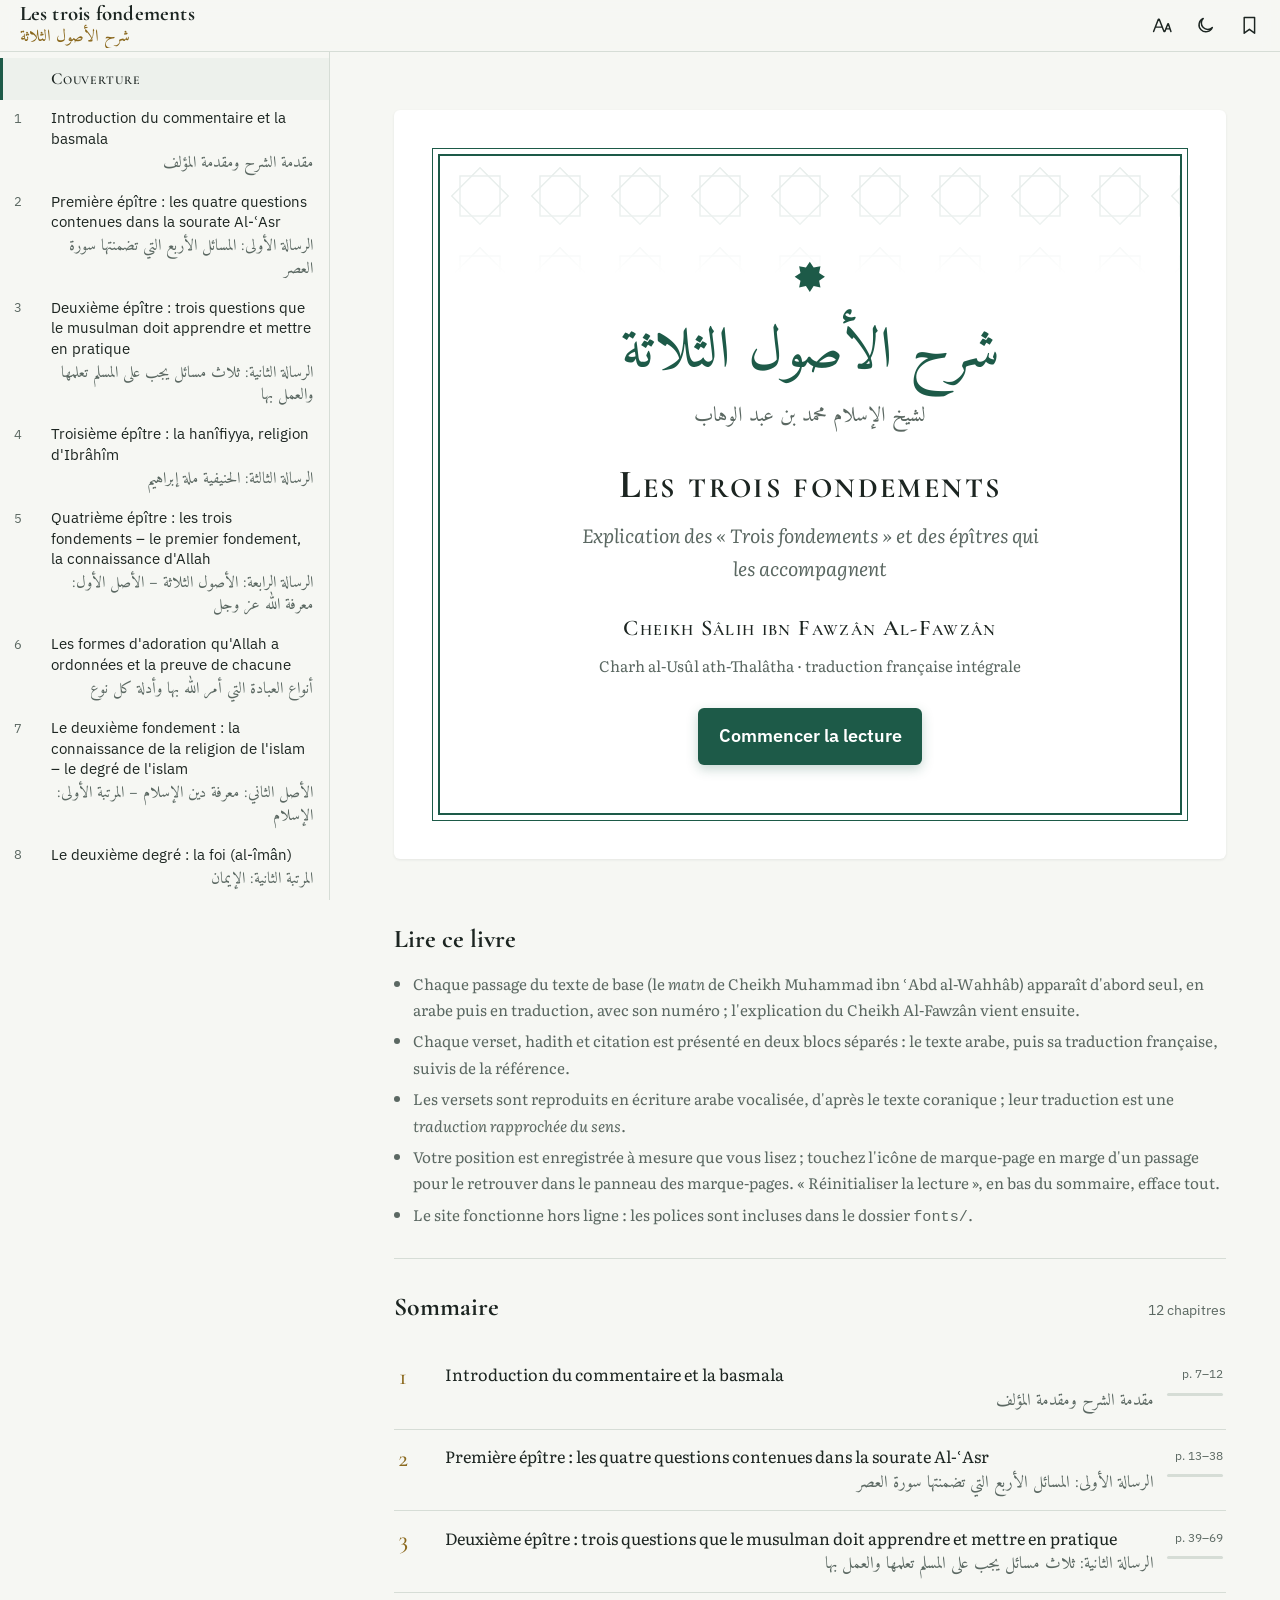
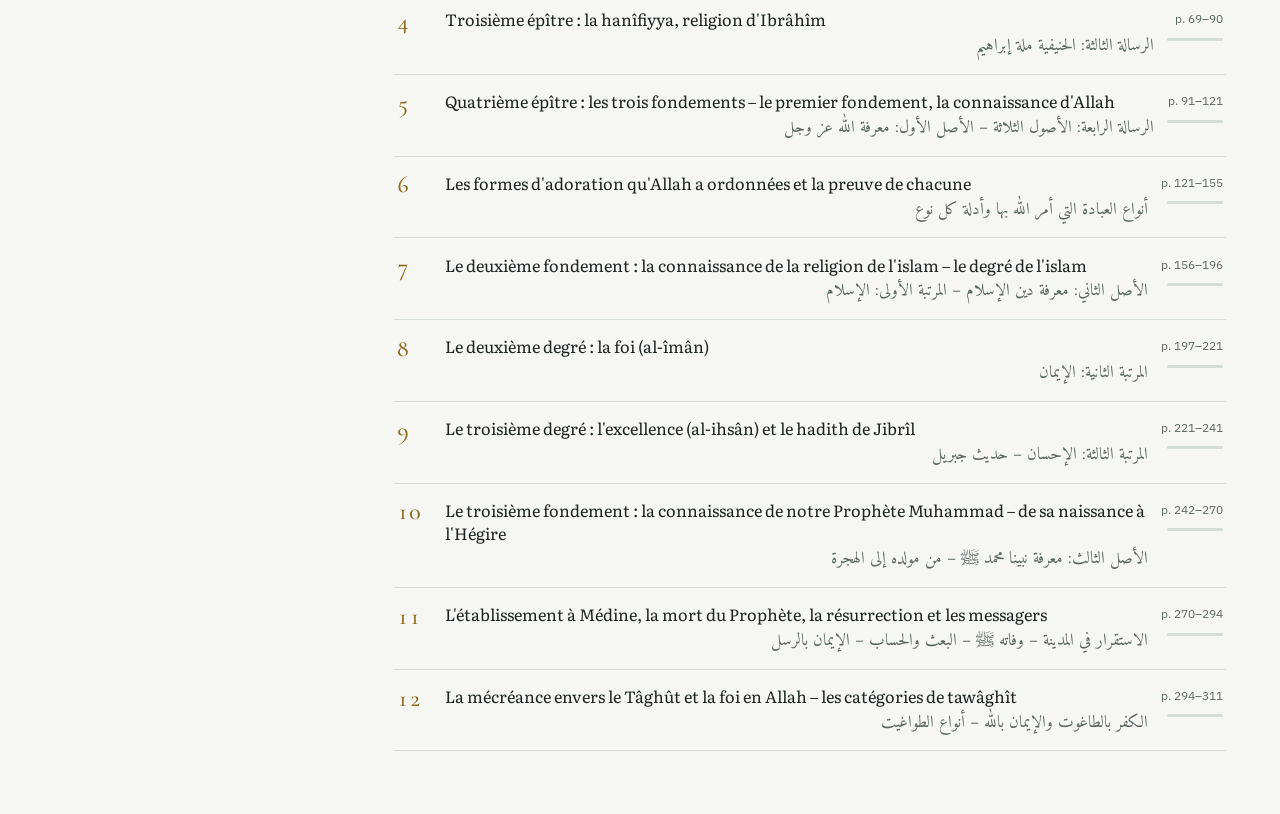
<file: index.html>
<!doctype html>
<html lang="fr">
<head>
<meta charset="utf-8">
<meta name="viewport" content="width=device-width,initial-scale=1,viewport-fit=cover">
<title>Charh al-Usûl ath-Thalâtha — traduction française</title>
<meta name="description" content="Traduction française intégrale du commentaire de Cheikh Sâlih Al-Fawzân sur « Les trois fondements » de Cheikh Muhammad ibn ʿAbd al-Wahhâb">
<meta name="color-scheme" content="light dark">
<meta name="theme-color" content="#f6f7f3" media="(prefers-color-scheme: light)"><meta name="theme-color" content="#111614" media="(prefers-color-scheme: dark)">
<script>try{var t=sessionStorage.getItem('usul3.theme');if(t)document.documentElement.setAttribute('data-theme',t)}catch(e){}</script>
<link rel="icon" href="assets/icons/logo.svg" type="image/svg+xml">
<link rel="icon" href="assets/icons/icon-32.png" sizes="32x32" type="image/png">
<link rel="apple-touch-icon" href="assets/icons/icon-180.png">
<link rel="manifest" href="manifest.webmanifest">
<link rel="stylesheet" href="fonts/fonts.css">
<link rel="stylesheet" href="assets/style.css">
</head>
<body>
<header class="bar">
  <button class="ico" id="btn-menu" type="button" aria-label="Sommaire" aria-controls="toc"><svg viewBox="0 0 24 24"><path d="M4 6h16M4 12h16M4 18h11"/></svg></button>
  <a class="bar-title" href="index.html"><span class="bt-fr">Les trois fondements</span><span class="bt-ar" lang="ar">شرح الأصول الثلاثة</span></a>
  <div class="bar-tools">
    <button class="ico" id="btn-font" type="button" aria-label="Taille du texte"><svg viewBox="0 0 24 24"><path d="M3 19 8.5 5h1L15 19M5 14h8M16 19l3.5-9h.5L23 19M17 16h5"/></svg></button>
    <button class="ico" id="btn-theme" type="button" aria-label="Thème clair ou sombre"><svg viewBox="0 0 24 24"><path d="M20 14.5A8 8 0 1 1 9.5 4a6.5 6.5 0 0 0 10.5 10.5z"/></svg></button>
    <button class="ico" id="btn-bm" type="button" aria-label="Marque-pages" aria-controls="bmpanel"><svg viewBox="0 0 24 24"><path d="M6 3h12v18l-6-4.5L6 21z"/></svg><span class="badge" id="bm-count" hidden></span></button>
  </div>
  <div class="readbar" aria-hidden="true"><i id="readbar"></i></div>
</header>
<nav class="toc" id="toc" aria-label="Sommaire du livre">
  <div class="toc-head"><strong>Sommaire</strong><button class="ico" id="btn-toc-close" type="button" aria-label="Fermer le sommaire"><svg viewBox="0 0 24 24"><path d="M6 6l12 12M18 6 6 18"/></svg></button></div>
  <ol class="toc-list"><li class="toc-item toc-cover is-current"><a href="index.html#couverture"><span class="toc-n" aria-hidden="true"></span><span class="toc-t">Couverture</span><span class="toc-prog" aria-hidden="true"></span></a></li><li class="toc-item"><a href="01-introduction.html" data-ch="01"><span class="toc-n">1</span><span class="toc-t">Introduction du commentaire et la basmala<span class="toc-ar" lang="ar" dir="rtl">مقدمة الشرح ومقدمة المؤلف</span></span><span class="toc-prog" aria-hidden="true"></span></a></li><li class="toc-item"><a href="02-quatre-questions.html" data-ch="02"><span class="toc-n">2</span><span class="toc-t">Première épître : les quatre questions contenues dans la sourate Al-ʿAsr<span class="toc-ar" lang="ar" dir="rtl">الرسالة الأولى: المسائل الأربع التي تضمنتها سورة العصر</span></span><span class="toc-prog" aria-hidden="true"></span></a></li><li class="toc-item"><a href="03-trois-questions.html" data-ch="03"><span class="toc-n">3</span><span class="toc-t">Deuxième épître : trois questions que le musulman doit apprendre et mettre en pratique<span class="toc-ar" lang="ar" dir="rtl">الرسالة الثانية: ثلاث مسائل يجب على المسلم تعلمها والعمل بها</span></span><span class="toc-prog" aria-hidden="true"></span></a></li><li class="toc-item"><a href="04-hanifiyya.html" data-ch="04"><span class="toc-n">4</span><span class="toc-t">Troisième épître : la hanîfiyya, religion d&#x27;Ibrâhîm<span class="toc-ar" lang="ar" dir="rtl">الرسالة الثالثة: الحنيفية ملة إبراهيم</span></span><span class="toc-prog" aria-hidden="true"></span></a></li><li class="toc-item"><a href="05-premier-fondement.html" data-ch="05"><span class="toc-n">5</span><span class="toc-t">Quatrième épître : les trois fondements – le premier fondement, la connaissance d&#x27;Allah<span class="toc-ar" lang="ar" dir="rtl">الرسالة الرابعة: الأصول الثلاثة – الأصل الأول: معرفة الله عز وجل</span></span><span class="toc-prog" aria-hidden="true"></span></a></li><li class="toc-item"><a href="06-formes-adoration.html" data-ch="06"><span class="toc-n">6</span><span class="toc-t">Les formes d&#x27;adoration qu&#x27;Allah a ordonnées et la preuve de chacune<span class="toc-ar" lang="ar" dir="rtl">أنواع العبادة التي أمر الله بها وأدلة كل نوع</span></span><span class="toc-prog" aria-hidden="true"></span></a></li><li class="toc-item"><a href="07-deuxieme-fondement.html" data-ch="07"><span class="toc-n">7</span><span class="toc-t">Le deuxième fondement : la connaissance de la religion de l&#x27;islam – le degré de l&#x27;islam<span class="toc-ar" lang="ar" dir="rtl">الأصل الثاني: معرفة دين الإسلام – المرتبة الأولى: الإسلام</span></span><span class="toc-prog" aria-hidden="true"></span></a></li><li class="toc-item"><a href="08-degre-iman.html" data-ch="08"><span class="toc-n">8</span><span class="toc-t">Le deuxième degré : la foi (al-îmân)<span class="toc-ar" lang="ar" dir="rtl">المرتبة الثانية: الإيمان</span></span><span class="toc-prog" aria-hidden="true"></span></a></li><li class="toc-item"><a href="09-degre-ihsan.html" data-ch="09"><span class="toc-n">9</span><span class="toc-t">Le troisième degré : l&#x27;excellence (al-ihsân) et le hadith de Jibrîl<span class="toc-ar" lang="ar" dir="rtl">المرتبة الثالثة: الإحسان – حديث جبريل</span></span><span class="toc-prog" aria-hidden="true"></span></a></li><li class="toc-item"><a href="10-troisieme-fondement.html" data-ch="10"><span class="toc-n">10</span><span class="toc-t">Le troisième fondement : la connaissance de notre Prophète Muhammad – de sa naissance à l&#x27;Hégire<span class="toc-ar" lang="ar" dir="rtl">الأصل الثالث: معرفة نبينا محمد ﷺ – من مولده إلى الهجرة</span></span><span class="toc-prog" aria-hidden="true"></span></a></li><li class="toc-item"><a href="11-medine-resurrection-messagers.html" data-ch="11"><span class="toc-n">11</span><span class="toc-t">L&#x27;établissement à Médine, la mort du Prophète, la résurrection et les messagers<span class="toc-ar" lang="ar" dir="rtl">الاستقرار في المدينة – وفاته ﷺ – البعث والحساب – الإيمان بالرسل</span></span><span class="toc-prog" aria-hidden="true"></span></a></li><li class="toc-item"><a href="12-taghout.html" data-ch="12"><span class="toc-n">12</span><span class="toc-t">La mécréance envers le Tâghût et la foi en Allah – les catégories de tawâghît<span class="toc-ar" lang="ar" dir="rtl">الكفر بالطاغوت والإيمان بالله – أنواع الطواغيت</span></span><span class="toc-prog" aria-hidden="true"></span></a></li></ol>
  <div class="toc-foot"><button type="button" class="link" id="btn-reset">Réinitialiser la lecture…</button>
  <div class="confirm" id="reset-confirm" hidden><p>Effacer la progression, la position de lecture et tous les marque-pages ?</p><div class="row"><button type="button" class="btn danger" id="reset-yes">Tout effacer</button><button type="button" class="btn" id="reset-no">Annuler</button></div></div></div>
</nav>
<aside class="bmpanel" id="bmpanel" aria-label="Marque-pages" hidden>
  <div class="toc-head"><strong>Marque-pages</strong><button class="ico" id="btn-bm-close" type="button" aria-label="Fermer"><svg viewBox="0 0 24 24"><path d="M6 6l12 12M18 6 6 18"/></svg></button></div>
  <p class="hint">Touchez l'icône <svg class="inl" viewBox="0 0 24 24"><path d="M6 3h12v18l-6-4.5L6 21z"/></svg> en marge d'un passage pour le marquer. Votre position de lecture est enregistrée automatiquement.</p>
  <ol id="bm-list" class="bm-list"></ol>
  <div class="toc-foot"><button type="button" class="link" id="bm-clear">Supprimer tous les marque-pages…</button>
  <div class="confirm" id="bm-confirm" hidden><p>Supprimer tous les marque-pages ?</p><div class="row"><button type="button" class="btn danger" id="bm-yes">Supprimer</button><button type="button" class="btn" id="bm-no">Annuler</button></div></div></div>
</aside>
<div class="scrim" id="scrim" hidden></div>
<div class="fontpop" id="fontpop" hidden><button type="button" class="btn" data-fs="-1" aria-label="Réduire">A−</button><span id="fs-val">100 %</span><button type="button" class="btn" data-fs="1" aria-label="Agrandir">A+</button></div>
<div class="toast" id="toast" role="status" hidden></div>
<main class="page home">
  <section class="cover" id="couverture" aria-label="Couverture">
    <div class="cover-frame">
      <div class="cover-pat" aria-hidden="true"></div>
      <svg class="cover-star" viewBox="0 0 40 40" aria-hidden="true"><path d="M20 2l4.6 6.9 8.1-1.6-1.6 8.1L38 20l-6.9 4.6 1.6 8.1-8.1-1.6L20 38l-4.6-6.9-8.1 1.6 1.6-8.1L2 20l6.9-4.6-1.6-8.1 8.1 1.6z"/></svg>
      <p class="cover-ar" lang="ar" dir="rtl">شرح الأصول الثلاثة</p>
      <p class="cover-ar2" lang="ar" dir="rtl">لشيخ الإسلام محمد بن عبد الوهاب</p>
      <h1 class="cover-fr">Les trois fondements</h1>
      <p class="cover-sub">Explication des « Trois fondements » et des épîtres qui les accompagnent</p>
      <p class="cover-auth">Cheikh Sâlih ibn Fawzân Al-Fawzân</p>
      <p class="cover-ed">Charh al-Usûl ath-Thalâtha · traduction française intégrale</p>
      <a class="cover-btn" href="01-introduction.html">Commencer la lecture</a>
      <div class="resume" id="resume" hidden></div>
    </div>
  </section>
  <section class="howto">
    <h2>Lire ce livre</h2>
    <ul>
      <li>Chaque passage du texte de base (le <em>matn</em> de Cheikh Muhammad ibn ʿAbd al-Wahhâb) apparaît d'abord seul, en arabe puis en traduction, avec son numéro ; l'explication du Cheikh Al-Fawzân vient ensuite.</li>
      <li>Chaque verset, hadith et citation est présenté en deux blocs séparés : le texte arabe, puis sa traduction française, suivis de la référence.</li>
      <li>Les versets sont reproduits en écriture arabe vocalisée, d'après le texte coranique ; leur traduction est une <em>traduction rapprochée du sens</em>.</li>
      <li>Votre position est enregistrée à mesure que vous lisez ; touchez l'icône de marque-page en marge d'un passage pour le retrouver dans le panneau des marque-pages. « Réinitialiser la lecture », en bas du sommaire, efface tout.</li>
      <li>Le site fonctionne hors ligne : les polices sont incluses dans le dossier <code>fonts/</code>.</li>
    </ul>
  </section>
  <section class="ix">
    <div class="ix-head"><h2>Sommaire</h2><span class="ix-count">12 chapitres</span></div>
    <ol class="ix-list"><li class="ix-item" data-ch="01"><a href="01-introduction.html"><span class="ix-n">1</span><span class="ix-t">Introduction du commentaire et la basmala<span class="ix-ar" lang="ar" dir="rtl">مقدمة الشرح ومقدمة المؤلف</span></span><span class="ix-meta"><em>p. 7–12</em><span class="ix-prog"><i></i></span></span></a></li><li class="ix-item" data-ch="02"><a href="02-quatre-questions.html"><span class="ix-n">2</span><span class="ix-t">Première épître : les quatre questions contenues dans la sourate Al-ʿAsr<span class="ix-ar" lang="ar" dir="rtl">الرسالة الأولى: المسائل الأربع التي تضمنتها سورة العصر</span></span><span class="ix-meta"><em>p. 13–38</em><span class="ix-prog"><i></i></span></span></a></li><li class="ix-item" data-ch="03"><a href="03-trois-questions.html"><span class="ix-n">3</span><span class="ix-t">Deuxième épître : trois questions que le musulman doit apprendre et mettre en pratique<span class="ix-ar" lang="ar" dir="rtl">الرسالة الثانية: ثلاث مسائل يجب على المسلم تعلمها والعمل بها</span></span><span class="ix-meta"><em>p. 39–69</em><span class="ix-prog"><i></i></span></span></a></li><li class="ix-item" data-ch="04"><a href="04-hanifiyya.html"><span class="ix-n">4</span><span class="ix-t">Troisième épître : la hanîfiyya, religion d&#x27;Ibrâhîm<span class="ix-ar" lang="ar" dir="rtl">الرسالة الثالثة: الحنيفية ملة إبراهيم</span></span><span class="ix-meta"><em>p. 69–90</em><span class="ix-prog"><i></i></span></span></a></li><li class="ix-item" data-ch="05"><a href="05-premier-fondement.html"><span class="ix-n">5</span><span class="ix-t">Quatrième épître : les trois fondements – le premier fondement, la connaissance d&#x27;Allah<span class="ix-ar" lang="ar" dir="rtl">الرسالة الرابعة: الأصول الثلاثة – الأصل الأول: معرفة الله عز وجل</span></span><span class="ix-meta"><em>p. 91–121</em><span class="ix-prog"><i></i></span></span></a></li><li class="ix-item" data-ch="06"><a href="06-formes-adoration.html"><span class="ix-n">6</span><span class="ix-t">Les formes d&#x27;adoration qu&#x27;Allah a ordonnées et la preuve de chacune<span class="ix-ar" lang="ar" dir="rtl">أنواع العبادة التي أمر الله بها وأدلة كل نوع</span></span><span class="ix-meta"><em>p. 121–155</em><span class="ix-prog"><i></i></span></span></a></li><li class="ix-item" data-ch="07"><a href="07-deuxieme-fondement.html"><span class="ix-n">7</span><span class="ix-t">Le deuxième fondement : la connaissance de la religion de l&#x27;islam – le degré de l&#x27;islam<span class="ix-ar" lang="ar" dir="rtl">الأصل الثاني: معرفة دين الإسلام – المرتبة الأولى: الإسلام</span></span><span class="ix-meta"><em>p. 156–196</em><span class="ix-prog"><i></i></span></span></a></li><li class="ix-item" data-ch="08"><a href="08-degre-iman.html"><span class="ix-n">8</span><span class="ix-t">Le deuxième degré : la foi (al-îmân)<span class="ix-ar" lang="ar" dir="rtl">المرتبة الثانية: الإيمان</span></span><span class="ix-meta"><em>p. 197–221</em><span class="ix-prog"><i></i></span></span></a></li><li class="ix-item" data-ch="09"><a href="09-degre-ihsan.html"><span class="ix-n">9</span><span class="ix-t">Le troisième degré : l&#x27;excellence (al-ihsân) et le hadith de Jibrîl<span class="ix-ar" lang="ar" dir="rtl">المرتبة الثالثة: الإحسان – حديث جبريل</span></span><span class="ix-meta"><em>p. 221–241</em><span class="ix-prog"><i></i></span></span></a></li><li class="ix-item" data-ch="10"><a href="10-troisieme-fondement.html"><span class="ix-n">10</span><span class="ix-t">Le troisième fondement : la connaissance de notre Prophète Muhammad – de sa naissance à l&#x27;Hégire<span class="ix-ar" lang="ar" dir="rtl">الأصل الثالث: معرفة نبينا محمد ﷺ – من مولده إلى الهجرة</span></span><span class="ix-meta"><em>p. 242–270</em><span class="ix-prog"><i></i></span></span></a></li><li class="ix-item" data-ch="11"><a href="11-medine-resurrection-messagers.html"><span class="ix-n">11</span><span class="ix-t">L&#x27;établissement à Médine, la mort du Prophète, la résurrection et les messagers<span class="ix-ar" lang="ar" dir="rtl">الاستقرار في المدينة – وفاته ﷺ – البعث والحساب – الإيمان بالرسل</span></span><span class="ix-meta"><em>p. 270–294</em><span class="ix-prog"><i></i></span></span></a></li><li class="ix-item" data-ch="12"><a href="12-taghout.html"><span class="ix-n">12</span><span class="ix-t">La mécréance envers le Tâghût et la foi en Allah – les catégories de tawâghît<span class="ix-ar" lang="ar" dir="rtl">الكفر بالطاغوت والإيمان بالله – أنواع الطواغيت</span></span><span class="ix-meta"><em>p. 294–311</em><span class="ix-prog"><i></i></span></span></a></li></ol>
  </section>
</main>
<script>window.CHAPTERS=[{"id": "01", "file": "01-introduction.html", "fr": "Introduction du commentaire et la basmala", "ar": "مقدمة الشرح ومقدمة المؤلف", "pages": [7, 12], "ready": true}, {"id": "02", "file": "02-quatre-questions.html", "fr": "Première épître : les quatre questions contenues dans la sourate Al-ʿAsr", "ar": "الرسالة الأولى: المسائل الأربع التي تضمنتها سورة العصر", "pages": [13, 38], "ready": true}, {"id": "03", "file": "03-trois-questions.html", "fr": "Deuxième épître : trois questions que le musulman doit apprendre et mettre en pratique", "ar": "الرسالة الثانية: ثلاث مسائل يجب على المسلم تعلمها والعمل بها", "pages": [39, 69], "ready": true}, {"id": "04", "file": "04-hanifiyya.html", "fr": "Troisième épître : la hanîfiyya, religion d'Ibrâhîm", "ar": "الرسالة الثالثة: الحنيفية ملة إبراهيم", "pages": [69, 90], "ready": true}, {"id": "05", "file": "05-premier-fondement.html", "fr": "Quatrième épître : les trois fondements – le premier fondement, la connaissance d'Allah", "ar": "الرسالة الرابعة: الأصول الثلاثة – الأصل الأول: معرفة الله عز وجل", "pages": [91, 121], "ready": true}, {"id": "06", "file": "06-formes-adoration.html", "fr": "Les formes d'adoration qu'Allah a ordonnées et la preuve de chacune", "ar": "أنواع العبادة التي أمر الله بها وأدلة كل نوع", "pages": [121, 155], "ready": true}, {"id": "07", "file": "07-deuxieme-fondement.html", "fr": "Le deuxième fondement : la connaissance de la religion de l'islam – le degré de l'islam", "ar": "الأصل الثاني: معرفة دين الإسلام – المرتبة الأولى: الإسلام", "pages": [156, 196], "ready": true}, {"id": "08", "file": "08-degre-iman.html", "fr": "Le deuxième degré : la foi (al-îmân)", "ar": "المرتبة الثانية: الإيمان", "pages": [197, 221], "ready": true}, {"id": "09", "file": "09-degre-ihsan.html", "fr": "Le troisième degré : l'excellence (al-ihsân) et le hadith de Jibrîl", "ar": "المرتبة الثالثة: الإحسان – حديث جبريل", "pages": [221, 241], "ready": true}, {"id": "10", "file": "10-troisieme-fondement.html", "fr": "Le troisième fondement : la connaissance de notre Prophète Muhammad – de sa naissance à l'Hégire", "ar": "الأصل الثالث: معرفة نبينا محمد ﷺ – من مولده إلى الهجرة", "pages": [242, 270], "ready": true}, {"id": "11", "file": "11-medine-resurrection-messagers.html", "fr": "L'établissement à Médine, la mort du Prophète, la résurrection et les messagers", "ar": "الاستقرار في المدينة – وفاته ﷺ – البعث والحساب – الإيمان بالرسل", "pages": [270, 294], "ready": true}, {"id": "12", "file": "12-taghout.html", "fr": "La mécréance envers le Tâghût et la foi en Allah – les catégories de tawâghît", "ar": "الكفر بالطاغوت والإيمان بالله – أنواع الطواغيت", "pages": [294, 311], "ready": true}];</script>
<script src="assets/app.js"></script>
</body>
</html>
</file>
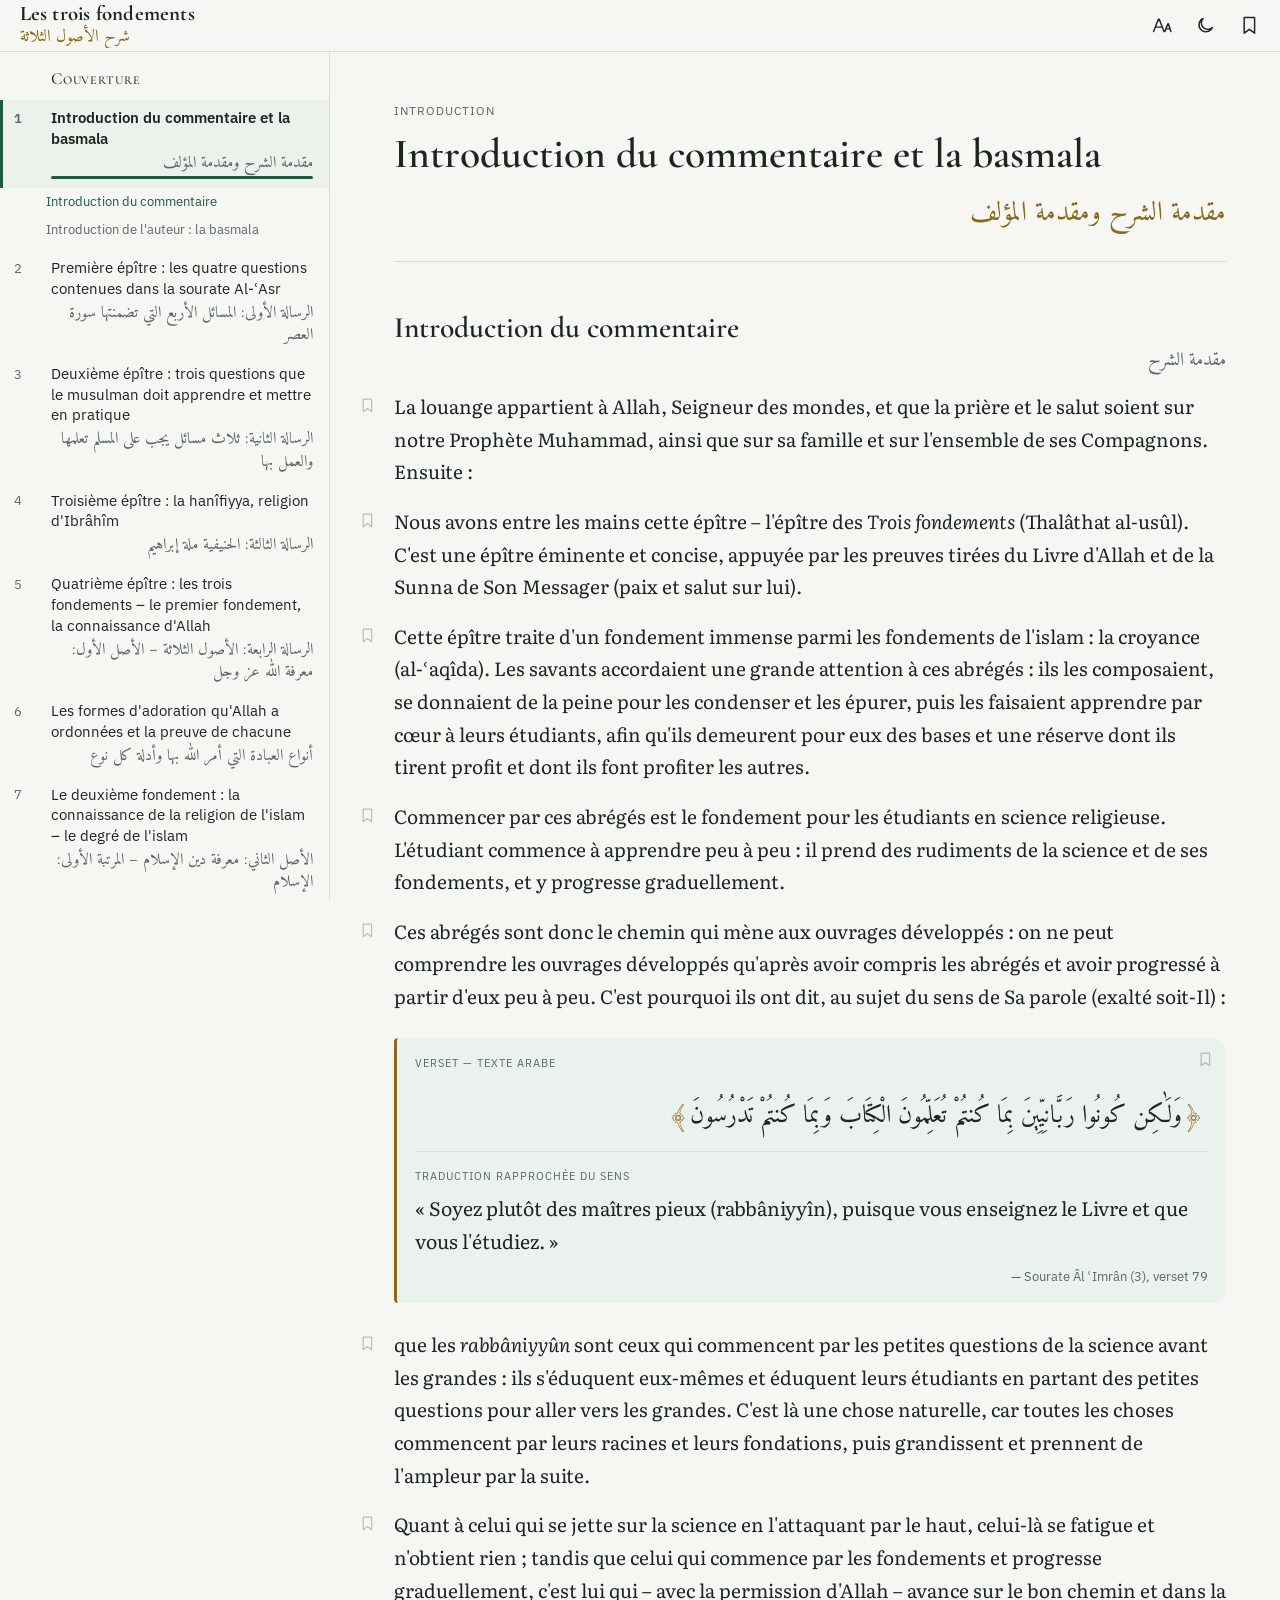
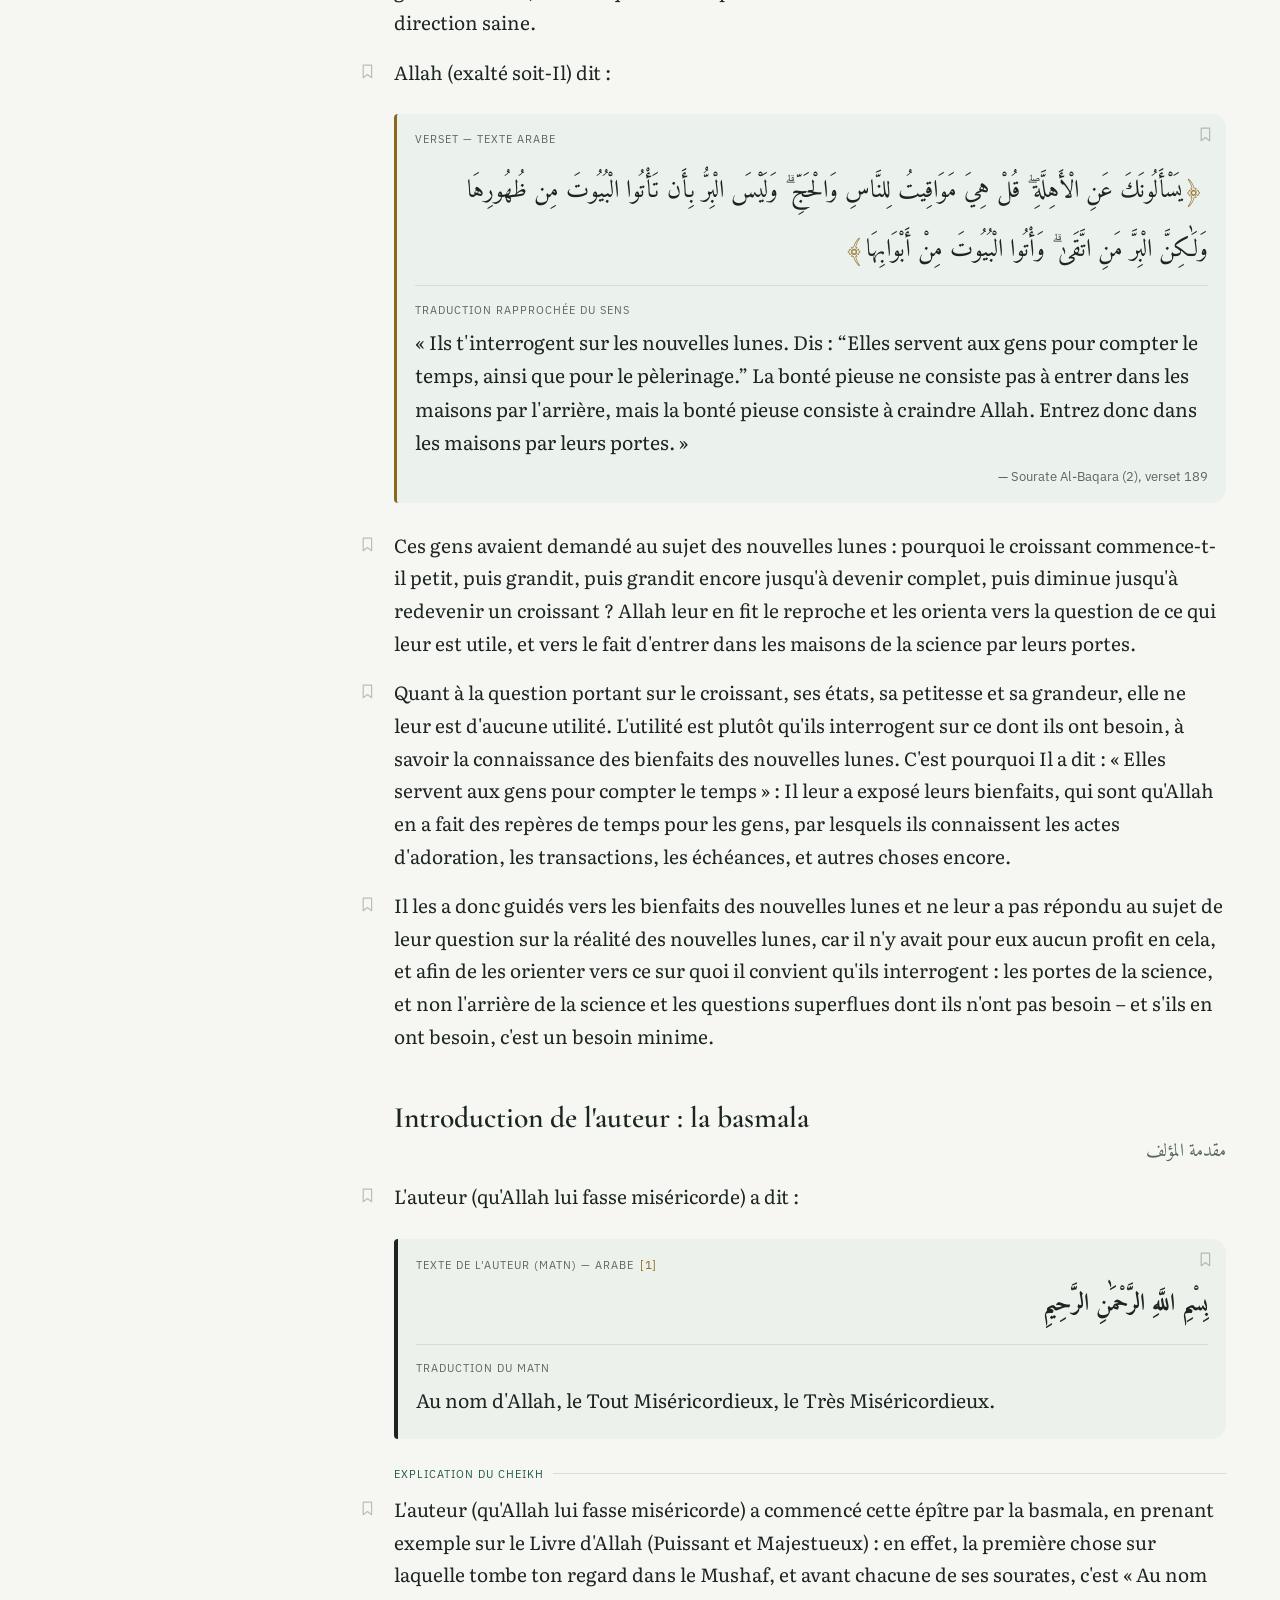
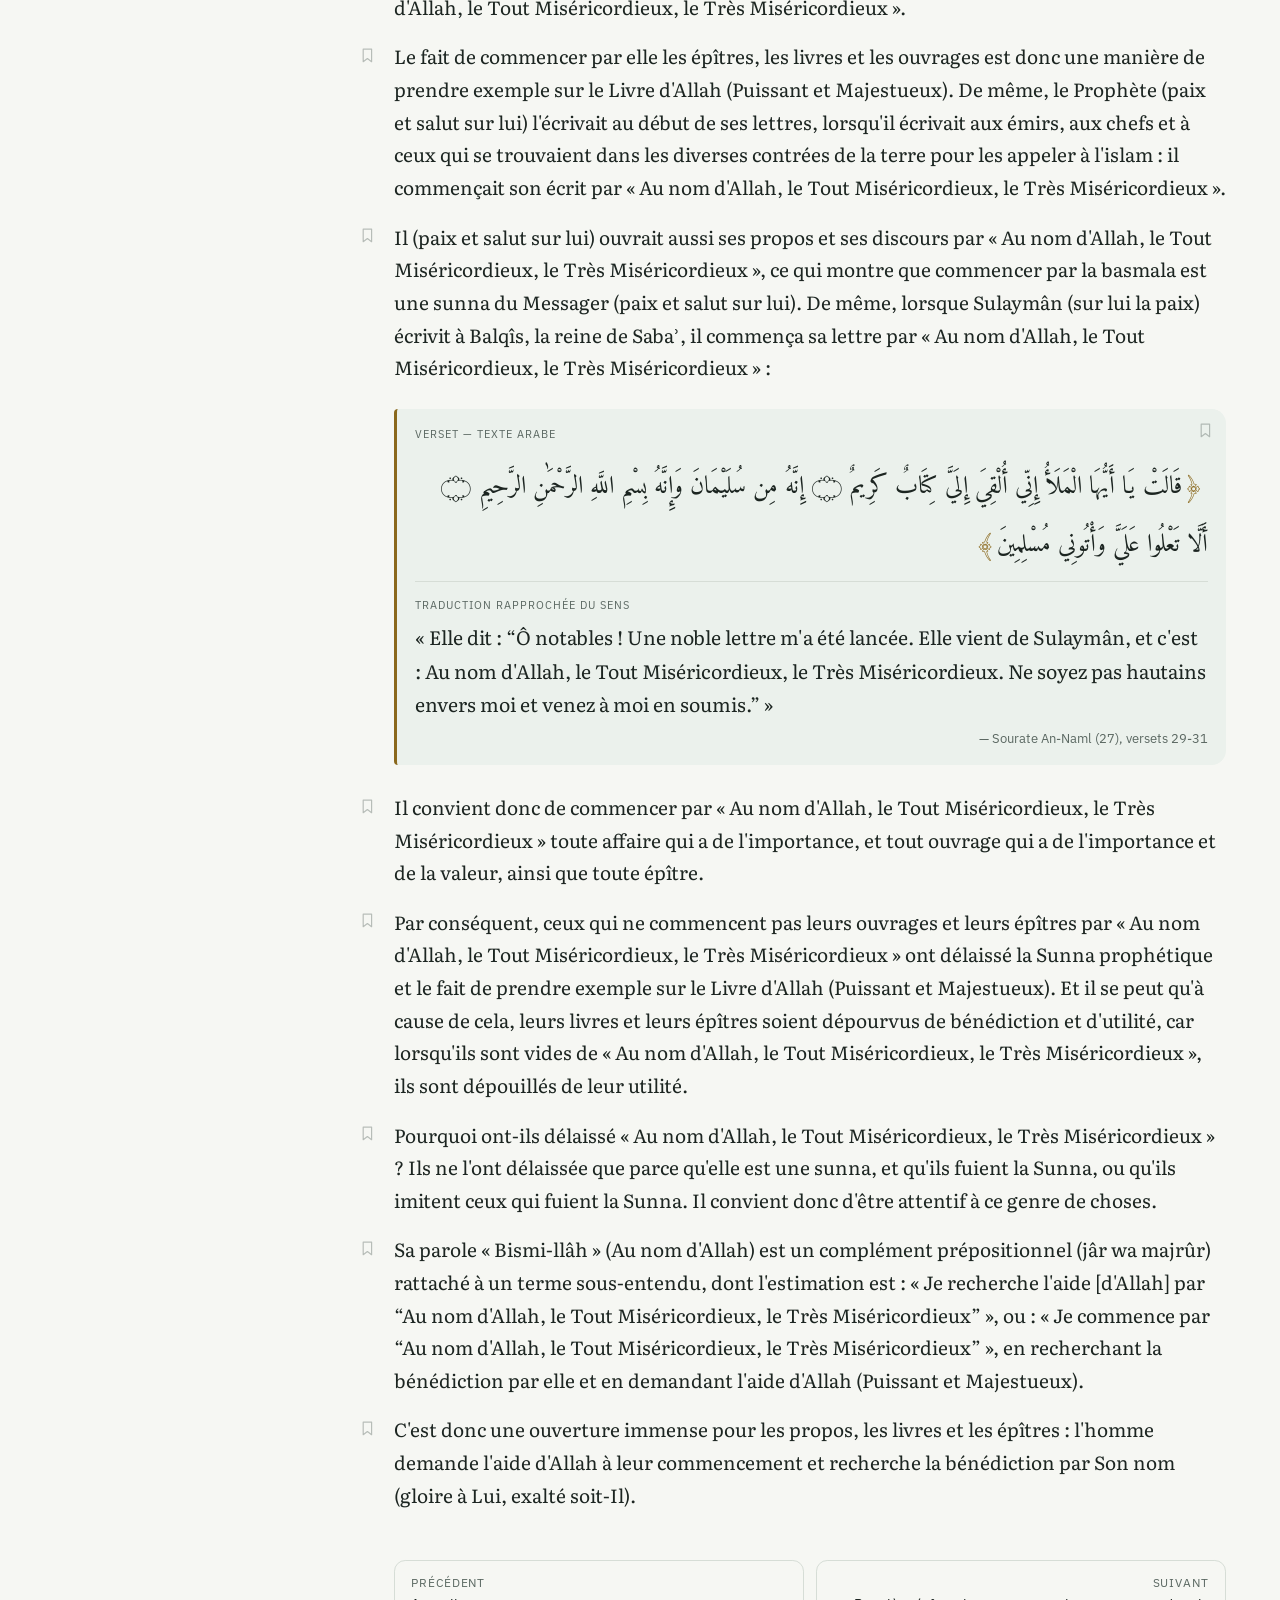
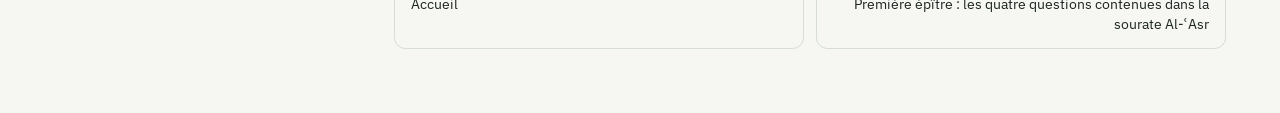
<file: 01-introduction.html>
<!doctype html>
<html lang="fr">
<head>
<meta charset="utf-8">
<meta name="viewport" content="width=device-width,initial-scale=1,viewport-fit=cover">
<title>Introduction du commentaire et la basmala — Charh al-Usûl ath-Thalâtha</title>
<meta name="description" content="Traduction française intégrale du commentaire de Cheikh Sâlih Al-Fawzân sur « Les trois fondements » de Cheikh Muhammad ibn ʿAbd al-Wahhâb">
<meta name="color-scheme" content="light dark">
<meta name="theme-color" content="#f6f7f3" media="(prefers-color-scheme: light)"><meta name="theme-color" content="#111614" media="(prefers-color-scheme: dark)">
<script>try{var t=sessionStorage.getItem('usul3.theme');if(t)document.documentElement.setAttribute('data-theme',t)}catch(e){}</script>
<link rel="icon" href="assets/icons/logo.svg" type="image/svg+xml">
<link rel="icon" href="assets/icons/icon-32.png" sizes="32x32" type="image/png">
<link rel="apple-touch-icon" href="assets/icons/icon-180.png">
<link rel="manifest" href="manifest.webmanifest">
<link rel="stylesheet" href="fonts/fonts.css">
<link rel="stylesheet" href="assets/style.css">
</head>
<body>
<header class="bar">
  <button class="ico" id="btn-menu" type="button" aria-label="Sommaire" aria-controls="toc"><svg viewBox="0 0 24 24"><path d="M4 6h16M4 12h16M4 18h11"/></svg></button>
  <a class="bar-title" href="index.html"><span class="bt-fr">Les trois fondements</span><span class="bt-ar" lang="ar">شرح الأصول الثلاثة</span></a>
  <div class="bar-tools">
    <button class="ico" id="btn-font" type="button" aria-label="Taille du texte"><svg viewBox="0 0 24 24"><path d="M3 19 8.5 5h1L15 19M5 14h8M16 19l3.5-9h.5L23 19M17 16h5"/></svg></button>
    <button class="ico" id="btn-theme" type="button" aria-label="Thème clair ou sombre"><svg viewBox="0 0 24 24"><path d="M20 14.5A8 8 0 1 1 9.5 4a6.5 6.5 0 0 0 10.5 10.5z"/></svg></button>
    <button class="ico" id="btn-bm" type="button" aria-label="Marque-pages" aria-controls="bmpanel"><svg viewBox="0 0 24 24"><path d="M6 3h12v18l-6-4.5L6 21z"/></svg><span class="badge" id="bm-count" hidden></span></button>
  </div>
  <div class="readbar" aria-hidden="true"><i id="readbar"></i></div>
</header>
<nav class="toc" id="toc" aria-label="Sommaire du livre">
  <div class="toc-head"><strong>Sommaire</strong><button class="ico" id="btn-toc-close" type="button" aria-label="Fermer le sommaire"><svg viewBox="0 0 24 24"><path d="M6 6l12 12M18 6 6 18"/></svg></button></div>
  <ol class="toc-list"><li class="toc-item toc-cover"><a href="index.html#couverture"><span class="toc-n" aria-hidden="true"></span><span class="toc-t">Couverture</span><span class="toc-prog" aria-hidden="true"></span></a></li><li class="toc-item is-current"><a href="01-introduction.html" data-ch="01"><span class="toc-n">1</span><span class="toc-t">Introduction du commentaire et la basmala<span class="toc-ar" lang="ar" dir="rtl">مقدمة الشرح ومقدمة المؤلف</span></span><span class="toc-prog" aria-hidden="true"></span></a><ol class="toc-sub"><li class="l2"><a href="#b1">Introduction du commentaire</a></li><li class="l2"><a href="#b15">Introduction de l&#x27;auteur : la basmala</a></li></ol></li><li class="toc-item"><a href="02-quatre-questions.html" data-ch="02"><span class="toc-n">2</span><span class="toc-t">Première épître : les quatre questions contenues dans la sourate Al-ʿAsr<span class="toc-ar" lang="ar" dir="rtl">الرسالة الأولى: المسائل الأربع التي تضمنتها سورة العصر</span></span><span class="toc-prog" aria-hidden="true"></span></a></li><li class="toc-item"><a href="03-trois-questions.html" data-ch="03"><span class="toc-n">3</span><span class="toc-t">Deuxième épître : trois questions que le musulman doit apprendre et mettre en pratique<span class="toc-ar" lang="ar" dir="rtl">الرسالة الثانية: ثلاث مسائل يجب على المسلم تعلمها والعمل بها</span></span><span class="toc-prog" aria-hidden="true"></span></a></li><li class="toc-item"><a href="04-hanifiyya.html" data-ch="04"><span class="toc-n">4</span><span class="toc-t">Troisième épître : la hanîfiyya, religion d&#x27;Ibrâhîm<span class="toc-ar" lang="ar" dir="rtl">الرسالة الثالثة: الحنيفية ملة إبراهيم</span></span><span class="toc-prog" aria-hidden="true"></span></a></li><li class="toc-item"><a href="05-premier-fondement.html" data-ch="05"><span class="toc-n">5</span><span class="toc-t">Quatrième épître : les trois fondements – le premier fondement, la connaissance d&#x27;Allah<span class="toc-ar" lang="ar" dir="rtl">الرسالة الرابعة: الأصول الثلاثة – الأصل الأول: معرفة الله عز وجل</span></span><span class="toc-prog" aria-hidden="true"></span></a></li><li class="toc-item"><a href="06-formes-adoration.html" data-ch="06"><span class="toc-n">6</span><span class="toc-t">Les formes d&#x27;adoration qu&#x27;Allah a ordonnées et la preuve de chacune<span class="toc-ar" lang="ar" dir="rtl">أنواع العبادة التي أمر الله بها وأدلة كل نوع</span></span><span class="toc-prog" aria-hidden="true"></span></a></li><li class="toc-item"><a href="07-deuxieme-fondement.html" data-ch="07"><span class="toc-n">7</span><span class="toc-t">Le deuxième fondement : la connaissance de la religion de l&#x27;islam – le degré de l&#x27;islam<span class="toc-ar" lang="ar" dir="rtl">الأصل الثاني: معرفة دين الإسلام – المرتبة الأولى: الإسلام</span></span><span class="toc-prog" aria-hidden="true"></span></a></li><li class="toc-item"><a href="08-degre-iman.html" data-ch="08"><span class="toc-n">8</span><span class="toc-t">Le deuxième degré : la foi (al-îmân)<span class="toc-ar" lang="ar" dir="rtl">المرتبة الثانية: الإيمان</span></span><span class="toc-prog" aria-hidden="true"></span></a></li><li class="toc-item"><a href="09-degre-ihsan.html" data-ch="09"><span class="toc-n">9</span><span class="toc-t">Le troisième degré : l&#x27;excellence (al-ihsân) et le hadith de Jibrîl<span class="toc-ar" lang="ar" dir="rtl">المرتبة الثالثة: الإحسان – حديث جبريل</span></span><span class="toc-prog" aria-hidden="true"></span></a></li><li class="toc-item"><a href="10-troisieme-fondement.html" data-ch="10"><span class="toc-n">10</span><span class="toc-t">Le troisième fondement : la connaissance de notre Prophète Muhammad – de sa naissance à l&#x27;Hégire<span class="toc-ar" lang="ar" dir="rtl">الأصل الثالث: معرفة نبينا محمد ﷺ – من مولده إلى الهجرة</span></span><span class="toc-prog" aria-hidden="true"></span></a></li><li class="toc-item"><a href="11-medine-resurrection-messagers.html" data-ch="11"><span class="toc-n">11</span><span class="toc-t">L&#x27;établissement à Médine, la mort du Prophète, la résurrection et les messagers<span class="toc-ar" lang="ar" dir="rtl">الاستقرار في المدينة – وفاته ﷺ – البعث والحساب – الإيمان بالرسل</span></span><span class="toc-prog" aria-hidden="true"></span></a></li><li class="toc-item"><a href="12-taghout.html" data-ch="12"><span class="toc-n">12</span><span class="toc-t">La mécréance envers le Tâghût et la foi en Allah – les catégories de tawâghît<span class="toc-ar" lang="ar" dir="rtl">الكفر بالطاغوت والإيمان بالله – أنواع الطواغيت</span></span><span class="toc-prog" aria-hidden="true"></span></a></li></ol>
  <div class="toc-foot"><button type="button" class="link" id="btn-reset">Réinitialiser la lecture…</button>
  <div class="confirm" id="reset-confirm" hidden><p>Effacer la progression, la position de lecture et tous les marque-pages ?</p><div class="row"><button type="button" class="btn danger" id="reset-yes">Tout effacer</button><button type="button" class="btn" id="reset-no">Annuler</button></div></div></div>
</nav>
<aside class="bmpanel" id="bmpanel" aria-label="Marque-pages" hidden>
  <div class="toc-head"><strong>Marque-pages</strong><button class="ico" id="btn-bm-close" type="button" aria-label="Fermer"><svg viewBox="0 0 24 24"><path d="M6 6l12 12M18 6 6 18"/></svg></button></div>
  <p class="hint">Touchez l'icône <svg class="inl" viewBox="0 0 24 24"><path d="M6 3h12v18l-6-4.5L6 21z"/></svg> en marge d'un passage pour le marquer. Votre position de lecture est enregistrée automatiquement.</p>
  <ol id="bm-list" class="bm-list"></ol>
  <div class="toc-foot"><button type="button" class="link" id="bm-clear">Supprimer tous les marque-pages…</button>
  <div class="confirm" id="bm-confirm" hidden><p>Supprimer tous les marque-pages ?</p><div class="row"><button type="button" class="btn danger" id="bm-yes">Supprimer</button><button type="button" class="btn" id="bm-no">Annuler</button></div></div></div>
</aside>
<div class="scrim" id="scrim" hidden></div>
<div class="fontpop" id="fontpop" hidden><button type="button" class="btn" data-fs="-1" aria-label="Réduire">A−</button><span id="fs-val">100 %</span><button type="button" class="btn" data-fs="1" aria-label="Agrandir">A+</button></div>
<div class="toast" id="toast" role="status" hidden></div>
<main class="page" data-chapter="01">
  <header class="ch-head">
    <p class="ch-kicker">Introduction</p>
    <h1>Introduction du commentaire et la basmala</h1>
    <p class="ch-ar" lang="ar" dir="rtl">مقدمة الشرح ومقدمة المؤلف</p>
  </header>
  <article class="text">
<h2 id="b1" data-b>Introduction du commentaire<span class="h-ar" lang="ar" dir="rtl">مقدمة الشرح</span></h2>
<p id="b2" data-b><button class="bm" type="button" aria-label="Marquer ce passage" title="Marquer ce passage"><svg viewBox="0 0 24 24" aria-hidden="true"><path d="M6 3h12v18l-6-4.5L6 21z"/></svg></button>La louange appartient à Allah, Seigneur des mondes, et que la prière et le salut soient sur notre Prophète Muhammad, ainsi que sur sa famille et sur l'ensemble de ses Compagnons. Ensuite :</p>
<p id="b3" data-b><button class="bm" type="button" aria-label="Marquer ce passage" title="Marquer ce passage"><svg viewBox="0 0 24 24" aria-hidden="true"><path d="M6 3h12v18l-6-4.5L6 21z"/></svg></button>Nous avons entre les mains cette épître – l'épître des <em>Trois fondements</em> (Thalâthat al-usûl). C'est une épître éminente et concise, appuyée par les preuves tirées du Livre d'Allah et de la Sunna de Son Messager (paix et salut sur lui).</p>
<p id="b4" data-b><button class="bm" type="button" aria-label="Marquer ce passage" title="Marquer ce passage"><svg viewBox="0 0 24 24" aria-hidden="true"><path d="M6 3h12v18l-6-4.5L6 21z"/></svg></button>Cette épître traite d'un fondement immense parmi les fondements de l'islam : la croyance (al-ʿaqîda). Les savants accordaient une grande attention à ces abrégés : ils les composaient, se donnaient de la peine pour les condenser et les épurer, puis les faisaient apprendre par cœur à leurs étudiants, afin qu'ils demeurent pour eux des bases et une réserve dont ils tirent profit et dont ils font profiter les autres.</p>
<p id="b5" data-b><button class="bm" type="button" aria-label="Marquer ce passage" title="Marquer ce passage"><svg viewBox="0 0 24 24" aria-hidden="true"><path d="M6 3h12v18l-6-4.5L6 21z"/></svg></button>Commencer par ces abrégés est le fondement pour les étudiants en science religieuse. L'étudiant commence à apprendre peu à peu : il prend des rudiments de la science et de ses fondements, et y progresse graduellement.</p>
<p id="b6" data-b><button class="bm" type="button" aria-label="Marquer ce passage" title="Marquer ce passage"><svg viewBox="0 0 24 24" aria-hidden="true"><path d="M6 3h12v18l-6-4.5L6 21z"/></svg></button>Ces abrégés sont donc le chemin qui mène aux ouvrages développés : on ne peut comprendre les ouvrages développés qu'après avoir compris les abrégés et avoir progressé à partir d'eux peu à peu. C'est pourquoi ils ont dit, au sujet du sens de Sa parole (exalté soit-Il) :</p>
<figure class="cite cite-q" id="b7" data-b><button class="bm" type="button" aria-label="Marquer ce passage" title="Marquer ce passage"><svg viewBox="0 0 24 24" aria-hidden="true"><path d="M6 3h12v18l-6-4.5L6 21z"/></svg></button>
<div class="cite-label">Verset — texte arabe</div>
<blockquote class="ar ar-q" lang="ar" dir="rtl"><span class="orn">﴿</span>وَلَٰكِن كُونُوا رَبَّانِيِّينَ بِمَا كُنتُمْ تُعَلِّمُونَ الْكِتَابَ وَبِمَا كُنتُمْ تَدْرُسُونَ<span class="orn">﴾</span></blockquote>
<div class="cite-label">Traduction rapprochée du sens</div>
<p class="tr">« Soyez plutôt des maîtres pieux (rabbâniyyîn), puisque vous enseignez le Livre et que vous l'étudiez. »</p>
<figcaption class="ref">Sourate Âl ʿImrân (3), verset 79</figcaption>
</figure>
<p id="b8" data-b><button class="bm" type="button" aria-label="Marquer ce passage" title="Marquer ce passage"><svg viewBox="0 0 24 24" aria-hidden="true"><path d="M6 3h12v18l-6-4.5L6 21z"/></svg></button>que les <em>rabbâniyyûn</em> sont ceux qui commencent par les petites questions de la science avant les grandes : ils s'éduquent eux-mêmes et éduquent leurs étudiants en partant des petites questions pour aller vers les grandes. C'est là une chose naturelle, car toutes les choses commencent par leurs racines et leurs fondations, puis grandissent et prennent de l'ampleur par la suite.</p>
<p id="b9" data-b><button class="bm" type="button" aria-label="Marquer ce passage" title="Marquer ce passage"><svg viewBox="0 0 24 24" aria-hidden="true"><path d="M6 3h12v18l-6-4.5L6 21z"/></svg></button>Quant à celui qui se jette sur la science en l'attaquant par le haut, celui-là se fatigue et n'obtient rien ; tandis que celui qui commence par les fondements et progresse graduellement, c'est lui qui – avec la permission d'Allah – avance sur le bon chemin et dans la direction saine.</p>
<p id="b10" data-b><button class="bm" type="button" aria-label="Marquer ce passage" title="Marquer ce passage"><svg viewBox="0 0 24 24" aria-hidden="true"><path d="M6 3h12v18l-6-4.5L6 21z"/></svg></button>Allah (exalté soit-Il) dit :</p>
<figure class="cite cite-q" id="b11" data-b><button class="bm" type="button" aria-label="Marquer ce passage" title="Marquer ce passage"><svg viewBox="0 0 24 24" aria-hidden="true"><path d="M6 3h12v18l-6-4.5L6 21z"/></svg></button>
<div class="cite-label">Verset — texte arabe</div>
<blockquote class="ar ar-q" lang="ar" dir="rtl"><span class="orn">﴿</span>يَسْأَلُونَكَ عَنِ الْأَهِلَّةِ ۖ قُلْ هِيَ مَوَاقِيتُ لِلنَّاسِ وَالْحَجِّ ۗ وَلَيْسَ الْبِرُّ بِأَن تَأْتُوا الْبُيُوتَ مِن ظُهُورِهَا وَلَٰكِنَّ الْبِرَّ مَنِ اتَّقَىٰ ۗ وَأْتُوا الْبُيُوتَ مِنْ أَبْوَابِهَا<span class="orn">﴾</span></blockquote>
<div class="cite-label">Traduction rapprochée du sens</div>
<p class="tr">« Ils t'interrogent sur les nouvelles lunes. Dis : “Elles servent aux gens pour compter le temps, ainsi que pour le pèlerinage.” La bonté pieuse ne consiste pas à entrer dans les maisons par l'arrière, mais la bonté pieuse consiste à craindre Allah. Entrez donc dans les maisons par leurs portes. »</p>
<figcaption class="ref">Sourate Al-Baqara (2), verset 189</figcaption>
</figure>
<p id="b12" data-b><button class="bm" type="button" aria-label="Marquer ce passage" title="Marquer ce passage"><svg viewBox="0 0 24 24" aria-hidden="true"><path d="M6 3h12v18l-6-4.5L6 21z"/></svg></button>Ces gens avaient demandé au sujet des nouvelles lunes : pourquoi le croissant commence-t-il petit, puis grandit, puis grandit encore jusqu'à devenir complet, puis diminue jusqu'à redevenir un croissant ? Allah leur en fit le reproche et les orienta vers la question de ce qui leur est utile, et vers le fait d'entrer dans les maisons de la science par leurs portes.</p>
<p id="b13" data-b><button class="bm" type="button" aria-label="Marquer ce passage" title="Marquer ce passage"><svg viewBox="0 0 24 24" aria-hidden="true"><path d="M6 3h12v18l-6-4.5L6 21z"/></svg></button>Quant à la question portant sur le croissant, ses états, sa petitesse et sa grandeur, elle ne leur est d'aucune utilité. L'utilité est plutôt qu'ils interrogent sur ce dont ils ont besoin, à savoir la connaissance des bienfaits des nouvelles lunes. C'est pourquoi Il a dit : « Elles servent aux gens pour compter le temps » : Il leur a exposé leurs bienfaits, qui sont qu'Allah en a fait des repères de temps pour les gens, par lesquels ils connaissent les actes d'adoration, les transactions, les échéances, et autres choses encore.</p>
<p id="b14" data-b><button class="bm" type="button" aria-label="Marquer ce passage" title="Marquer ce passage"><svg viewBox="0 0 24 24" aria-hidden="true"><path d="M6 3h12v18l-6-4.5L6 21z"/></svg></button>Il les a donc guidés vers les bienfaits des nouvelles lunes et ne leur a pas répondu au sujet de leur question sur la réalité des nouvelles lunes, car il n'y avait pour eux aucun profit en cela, et afin de les orienter vers ce sur quoi il convient qu'ils interrogent : les portes de la science, et non l'arrière de la science et les questions superflues dont ils n'ont pas besoin – et s'ils en ont besoin, c'est un besoin minime.</p>
<h2 id="b15" data-b>Introduction de l'auteur : la basmala<span class="h-ar" lang="ar" dir="rtl">مقدمة المؤلف</span></h2>
<p id="b16" data-b><button class="bm" type="button" aria-label="Marquer ce passage" title="Marquer ce passage"><svg viewBox="0 0 24 24" aria-hidden="true"><path d="M6 3h12v18l-6-4.5L6 21z"/></svg></button>L'auteur (qu'Allah lui fasse miséricorde) a dit :</p>
<figure class="cite cite-m" id="b17" data-b><button class="bm" type="button" aria-label="Marquer ce passage" title="Marquer ce passage"><svg viewBox="0 0 24 24" aria-hidden="true"><path d="M6 3h12v18l-6-4.5L6 21z"/></svg></button>
<div class="cite-label">Texte de l'auteur (matn) — arabe<span class="mnum">[1]</span></div>
<blockquote class="ar" lang="ar" dir="rtl">بِسْمِ اللَّهِ الرَّحْمَٰنِ الرَّحِيمِ</blockquote>
<div class="cite-label">Traduction du matn</div>
<p class="tr">Au nom d'Allah, le Tout Miséricordieux, le Très Miséricordieux.</p>
</figure>
<div class="sharh-label">Explication du Cheikh</div>
<p id="b18" data-b><button class="bm" type="button" aria-label="Marquer ce passage" title="Marquer ce passage"><svg viewBox="0 0 24 24" aria-hidden="true"><path d="M6 3h12v18l-6-4.5L6 21z"/></svg></button>L'auteur (qu'Allah lui fasse miséricorde) a commencé cette épître par la basmala, en prenant exemple sur le Livre d'Allah (Puissant et Majestueux) : en effet, la première chose sur laquelle tombe ton regard dans le Mushaf, et avant chacune de ses sourates, c'est « Au nom d'Allah, le Tout Miséricordieux, le Très Miséricordieux ».</p>
<p id="b19" data-b><button class="bm" type="button" aria-label="Marquer ce passage" title="Marquer ce passage"><svg viewBox="0 0 24 24" aria-hidden="true"><path d="M6 3h12v18l-6-4.5L6 21z"/></svg></button>Le fait de commencer par elle les épîtres, les livres et les ouvrages est donc une manière de prendre exemple sur le Livre d'Allah (Puissant et Majestueux). De même, le Prophète (paix et salut sur lui) l'écrivait au début de ses lettres, lorsqu'il écrivait aux émirs, aux chefs et à ceux qui se trouvaient dans les diverses contrées de la terre pour les appeler à l'islam : il commençait son écrit par « Au nom d'Allah, le Tout Miséricordieux, le Très Miséricordieux ».</p>
<p id="b20" data-b><button class="bm" type="button" aria-label="Marquer ce passage" title="Marquer ce passage"><svg viewBox="0 0 24 24" aria-hidden="true"><path d="M6 3h12v18l-6-4.5L6 21z"/></svg></button>Il (paix et salut sur lui) ouvrait aussi ses propos et ses discours par « Au nom d'Allah, le Tout Miséricordieux, le Très Miséricordieux », ce qui montre que commencer par la basmala est une sunna du Messager (paix et salut sur lui). De même, lorsque Sulaymân (sur lui la paix) écrivit à Balqîs, la reine de Sabaʾ, il commença sa lettre par « Au nom d'Allah, le Tout Miséricordieux, le Très Miséricordieux » :</p>
<figure class="cite cite-q" id="b21" data-b><button class="bm" type="button" aria-label="Marquer ce passage" title="Marquer ce passage"><svg viewBox="0 0 24 24" aria-hidden="true"><path d="M6 3h12v18l-6-4.5L6 21z"/></svg></button>
<div class="cite-label">Verset — texte arabe</div>
<blockquote class="ar ar-q" lang="ar" dir="rtl"><span class="orn">﴿</span>قَالَتْ يَا أَيُّهَا الْمَلَأُ إِنِّي أُلْقِيَ إِلَيَّ كِتَابٌ كَرِيمٌ ۝ إِنَّهُ مِن سُلَيْمَانَ وَإِنَّهُ بِسْمِ اللَّهِ الرَّحْمَٰنِ الرَّحِيمِ ۝ أَلَّا تَعْلُوا عَلَيَّ وَأْتُونِي مُسْلِمِينَ<span class="orn">﴾</span></blockquote>
<div class="cite-label">Traduction rapprochée du sens</div>
<p class="tr">« Elle dit : “Ô notables ! Une noble lettre m'a été lancée. Elle vient de Sulaymân, et c'est : Au nom d'Allah, le Tout Miséricordieux, le Très Miséricordieux. Ne soyez pas hautains envers moi et venez à moi en soumis.” »</p>
<figcaption class="ref">Sourate An-Naml (27), versets 29-31</figcaption>
</figure>
<p id="b22" data-b><button class="bm" type="button" aria-label="Marquer ce passage" title="Marquer ce passage"><svg viewBox="0 0 24 24" aria-hidden="true"><path d="M6 3h12v18l-6-4.5L6 21z"/></svg></button>Il convient donc de commencer par « Au nom d'Allah, le Tout Miséricordieux, le Très Miséricordieux » toute affaire qui a de l'importance, et tout ouvrage qui a de l'importance et de la valeur, ainsi que toute épître.</p>
<p id="b23" data-b><button class="bm" type="button" aria-label="Marquer ce passage" title="Marquer ce passage"><svg viewBox="0 0 24 24" aria-hidden="true"><path d="M6 3h12v18l-6-4.5L6 21z"/></svg></button>Par conséquent, ceux qui ne commencent pas leurs ouvrages et leurs épîtres par « Au nom d'Allah, le Tout Miséricordieux, le Très Miséricordieux » ont délaissé la Sunna prophétique et le fait de prendre exemple sur le Livre d'Allah (Puissant et Majestueux). Et il se peut qu'à cause de cela, leurs livres et leurs épîtres soient dépourvus de bénédiction et d'utilité, car lorsqu'ils sont vides de « Au nom d'Allah, le Tout Miséricordieux, le Très Miséricordieux », ils sont dépouillés de leur utilité.</p>
<p id="b24" data-b><button class="bm" type="button" aria-label="Marquer ce passage" title="Marquer ce passage"><svg viewBox="0 0 24 24" aria-hidden="true"><path d="M6 3h12v18l-6-4.5L6 21z"/></svg></button>Pourquoi ont-ils délaissé « Au nom d'Allah, le Tout Miséricordieux, le Très Miséricordieux » ? Ils ne l'ont délaissée que parce qu'elle est une sunna, et qu'ils fuient la Sunna, ou qu'ils imitent ceux qui fuient la Sunna. Il convient donc d'être attentif à ce genre de choses.</p>
<p id="b25" data-b><button class="bm" type="button" aria-label="Marquer ce passage" title="Marquer ce passage"><svg viewBox="0 0 24 24" aria-hidden="true"><path d="M6 3h12v18l-6-4.5L6 21z"/></svg></button>Sa parole « Bismi-llâh » (Au nom d'Allah) est un complément prépositionnel (jâr wa majrûr) rattaché à un terme sous-entendu, dont l'estimation est : « Je recherche l'aide [d'Allah] par “Au nom d'Allah, le Tout Miséricordieux, le Très Miséricordieux” », ou : « Je commence par “Au nom d'Allah, le Tout Miséricordieux, le Très Miséricordieux” », en recherchant la bénédiction par elle et en demandant l'aide d'Allah (Puissant et Majestueux).</p>
<p id="b26" data-b><button class="bm" type="button" aria-label="Marquer ce passage" title="Marquer ce passage"><svg viewBox="0 0 24 24" aria-hidden="true"><path d="M6 3h12v18l-6-4.5L6 21z"/></svg></button>C'est donc une ouverture immense pour les propos, les livres et les épîtres : l'homme demande l'aide d'Allah à leur commencement et recherche la bénédiction par Son nom (gloire à Lui, exalté soit-Il).</p>
  </article>
  <nav class="pager" aria-label="Chapitres"><a class="prev" href="index.html"><small>Précédent</small>Accueil</a><a class="next" href="02-quatre-questions.html"><small>Suivant</small>Première épître : les quatre questions contenues dans la sourate Al-ʿAsr</a></nav>
</main>
<script>window.CHAPTERS=[{"id": "01", "file": "01-introduction.html", "fr": "Introduction du commentaire et la basmala", "ar": "مقدمة الشرح ومقدمة المؤلف", "pages": [7, 12], "ready": true}, {"id": "02", "file": "02-quatre-questions.html", "fr": "Première épître : les quatre questions contenues dans la sourate Al-ʿAsr", "ar": "الرسالة الأولى: المسائل الأربع التي تضمنتها سورة العصر", "pages": [13, 38], "ready": true}, {"id": "03", "file": "03-trois-questions.html", "fr": "Deuxième épître : trois questions que le musulman doit apprendre et mettre en pratique", "ar": "الرسالة الثانية: ثلاث مسائل يجب على المسلم تعلمها والعمل بها", "pages": [39, 69], "ready": true}, {"id": "04", "file": "04-hanifiyya.html", "fr": "Troisième épître : la hanîfiyya, religion d'Ibrâhîm", "ar": "الرسالة الثالثة: الحنيفية ملة إبراهيم", "pages": [69, 90], "ready": true}, {"id": "05", "file": "05-premier-fondement.html", "fr": "Quatrième épître : les trois fondements – le premier fondement, la connaissance d'Allah", "ar": "الرسالة الرابعة: الأصول الثلاثة – الأصل الأول: معرفة الله عز وجل", "pages": [91, 121], "ready": true}, {"id": "06", "file": "06-formes-adoration.html", "fr": "Les formes d'adoration qu'Allah a ordonnées et la preuve de chacune", "ar": "أنواع العبادة التي أمر الله بها وأدلة كل نوع", "pages": [121, 155], "ready": true}, {"id": "07", "file": "07-deuxieme-fondement.html", "fr": "Le deuxième fondement : la connaissance de la religion de l'islam – le degré de l'islam", "ar": "الأصل الثاني: معرفة دين الإسلام – المرتبة الأولى: الإسلام", "pages": [156, 196], "ready": true}, {"id": "08", "file": "08-degre-iman.html", "fr": "Le deuxième degré : la foi (al-îmân)", "ar": "المرتبة الثانية: الإيمان", "pages": [197, 221], "ready": true}, {"id": "09", "file": "09-degre-ihsan.html", "fr": "Le troisième degré : l'excellence (al-ihsân) et le hadith de Jibrîl", "ar": "المرتبة الثالثة: الإحسان – حديث جبريل", "pages": [221, 241], "ready": true}, {"id": "10", "file": "10-troisieme-fondement.html", "fr": "Le troisième fondement : la connaissance de notre Prophète Muhammad – de sa naissance à l'Hégire", "ar": "الأصل الثالث: معرفة نبينا محمد ﷺ – من مولده إلى الهجرة", "pages": [242, 270], "ready": true}, {"id": "11", "file": "11-medine-resurrection-messagers.html", "fr": "L'établissement à Médine, la mort du Prophète, la résurrection et les messagers", "ar": "الاستقرار في المدينة – وفاته ﷺ – البعث والحساب – الإيمان بالرسل", "pages": [270, 294], "ready": true}, {"id": "12", "file": "12-taghout.html", "fr": "La mécréance envers le Tâghût et la foi en Allah – les catégories de tawâghît", "ar": "الكفر بالطاغوت والإيمان بالله – أنواع الطواغيت", "pages": [294, 311], "ready": true}];</script>
<script src="assets/app.js"></script>
</body>
</html>
</file>
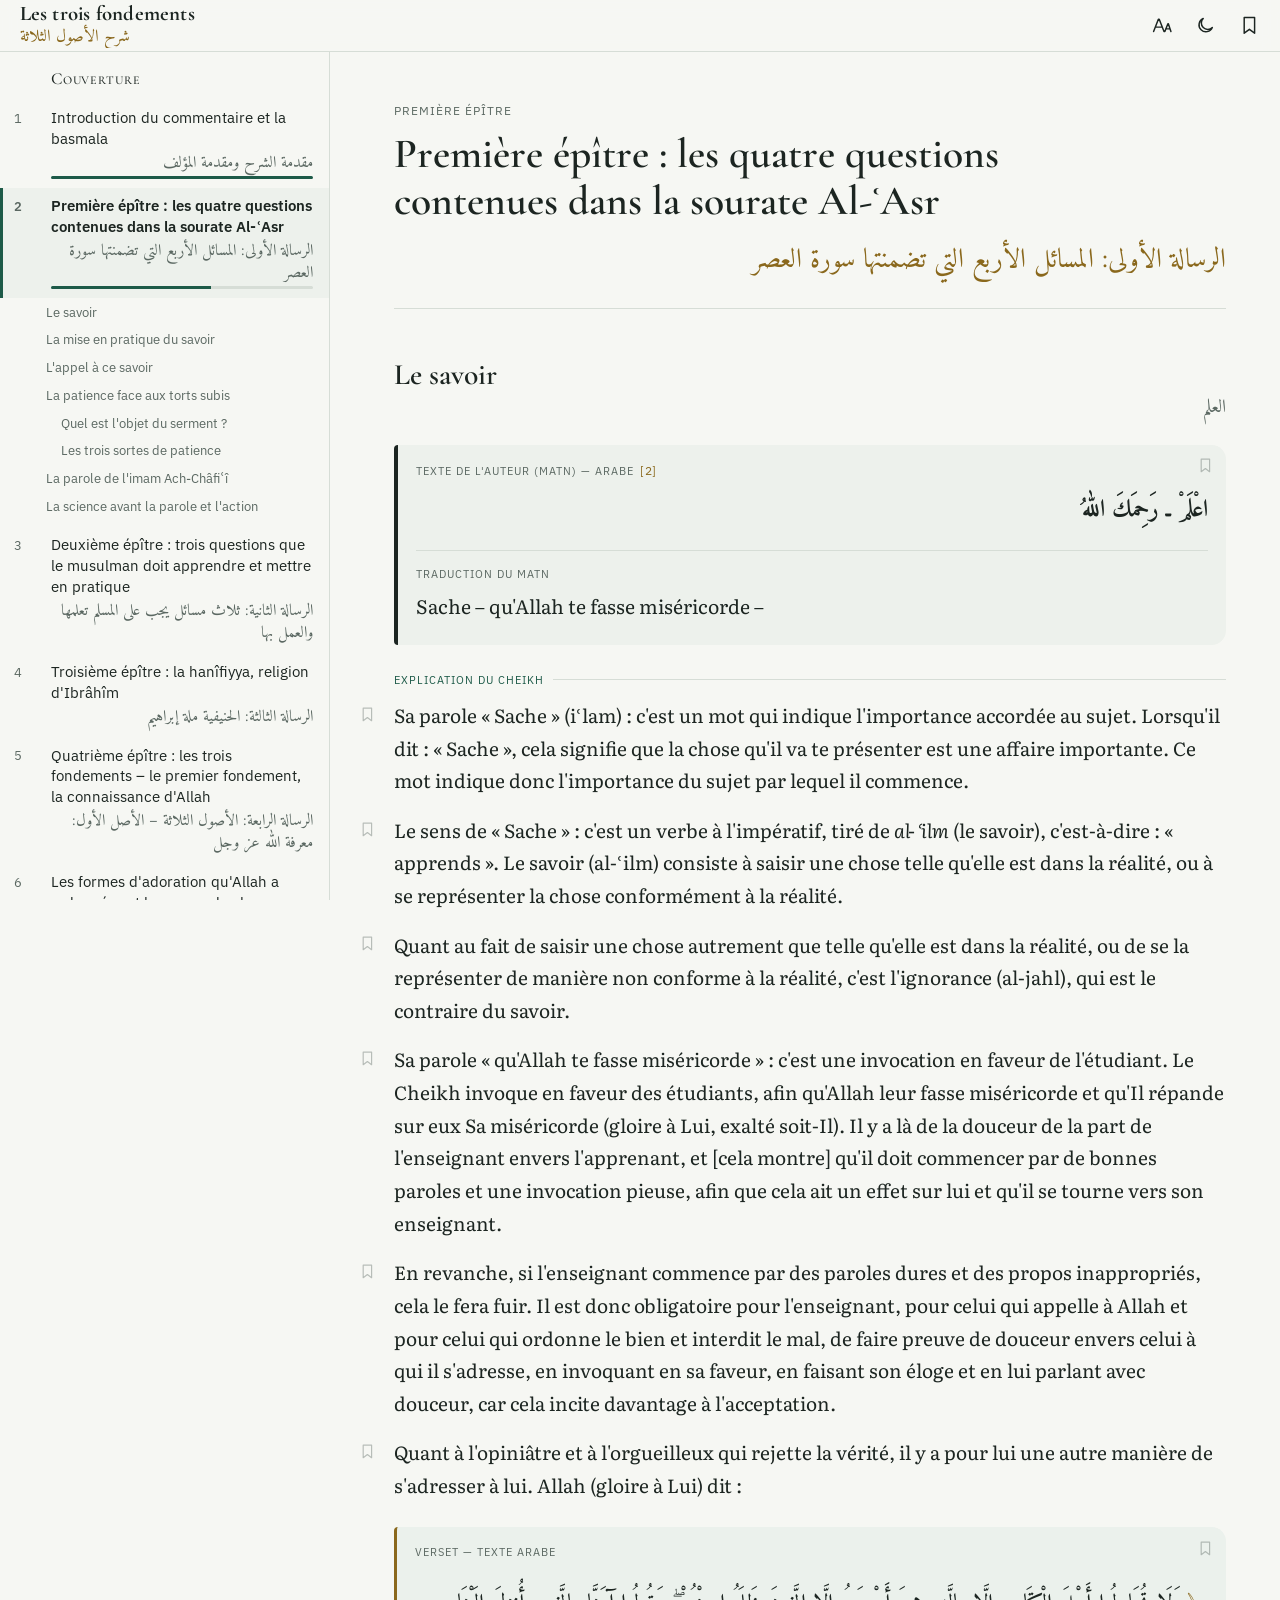
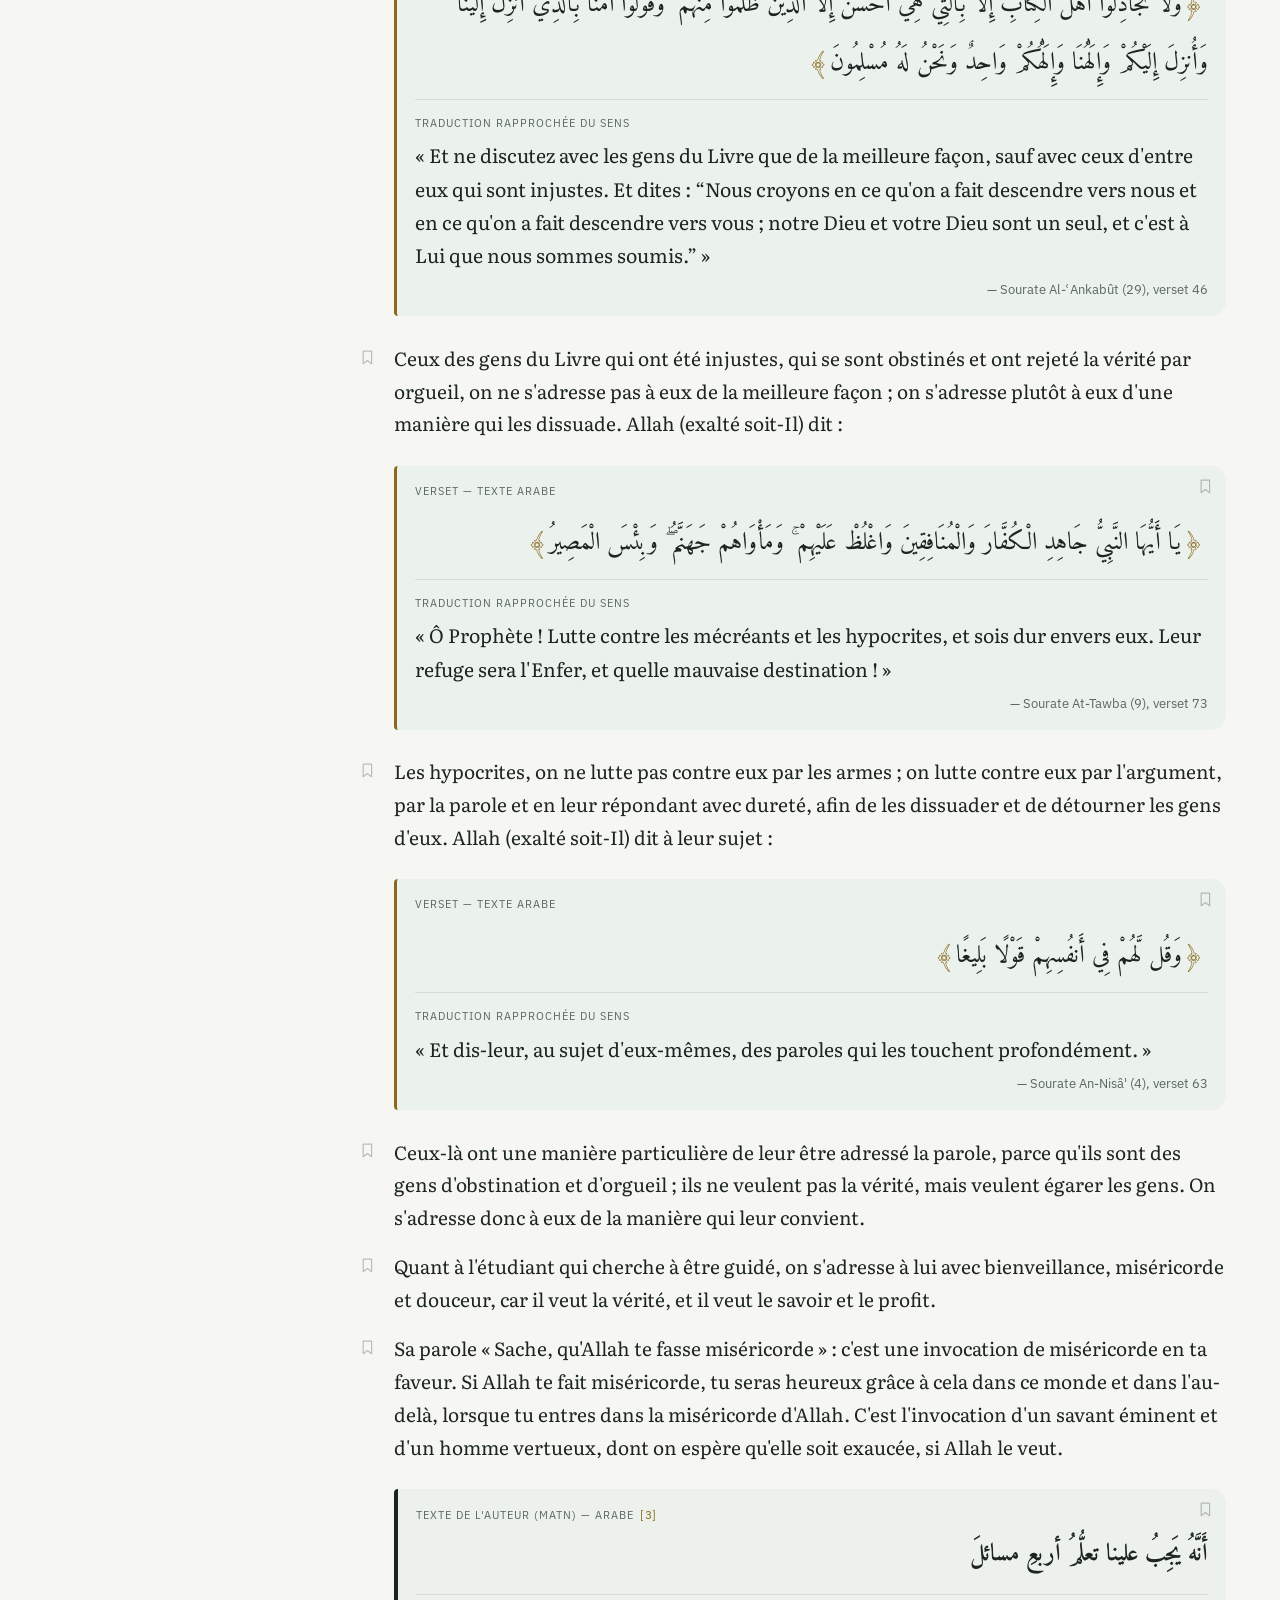
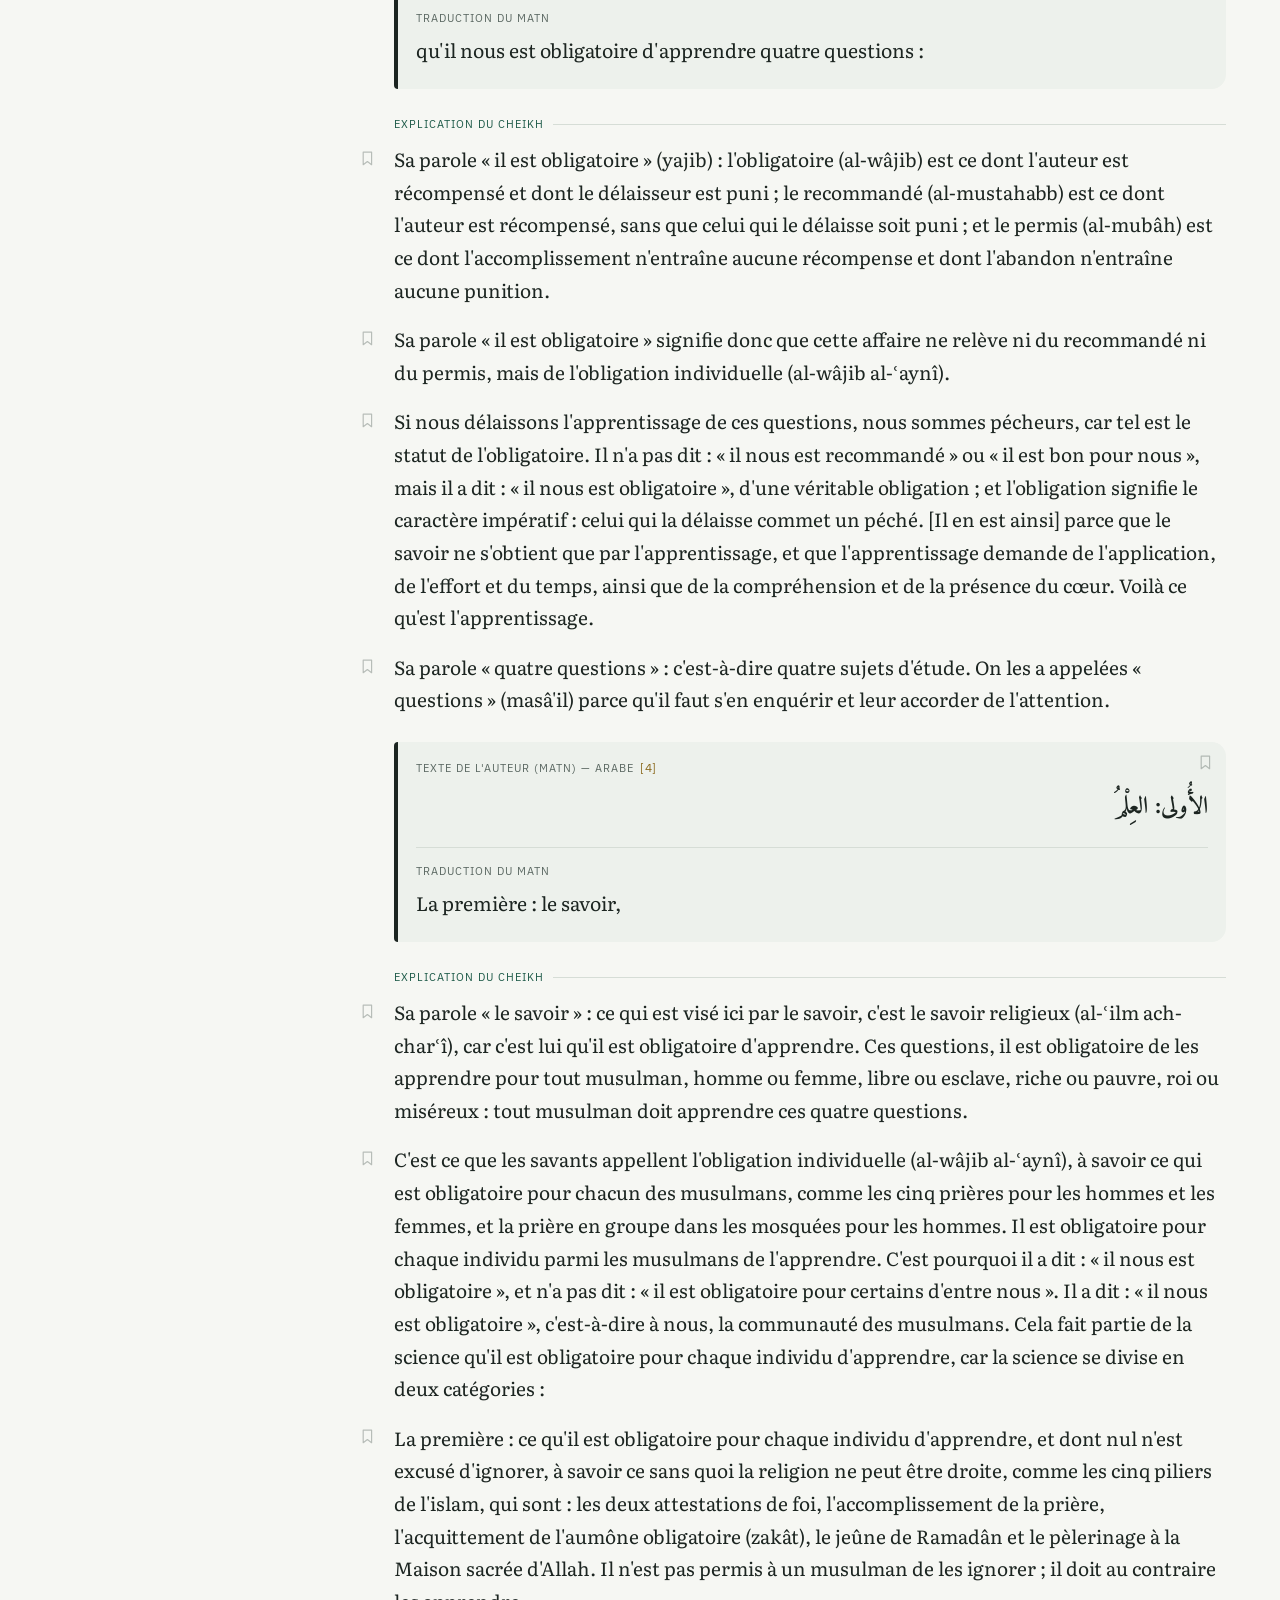
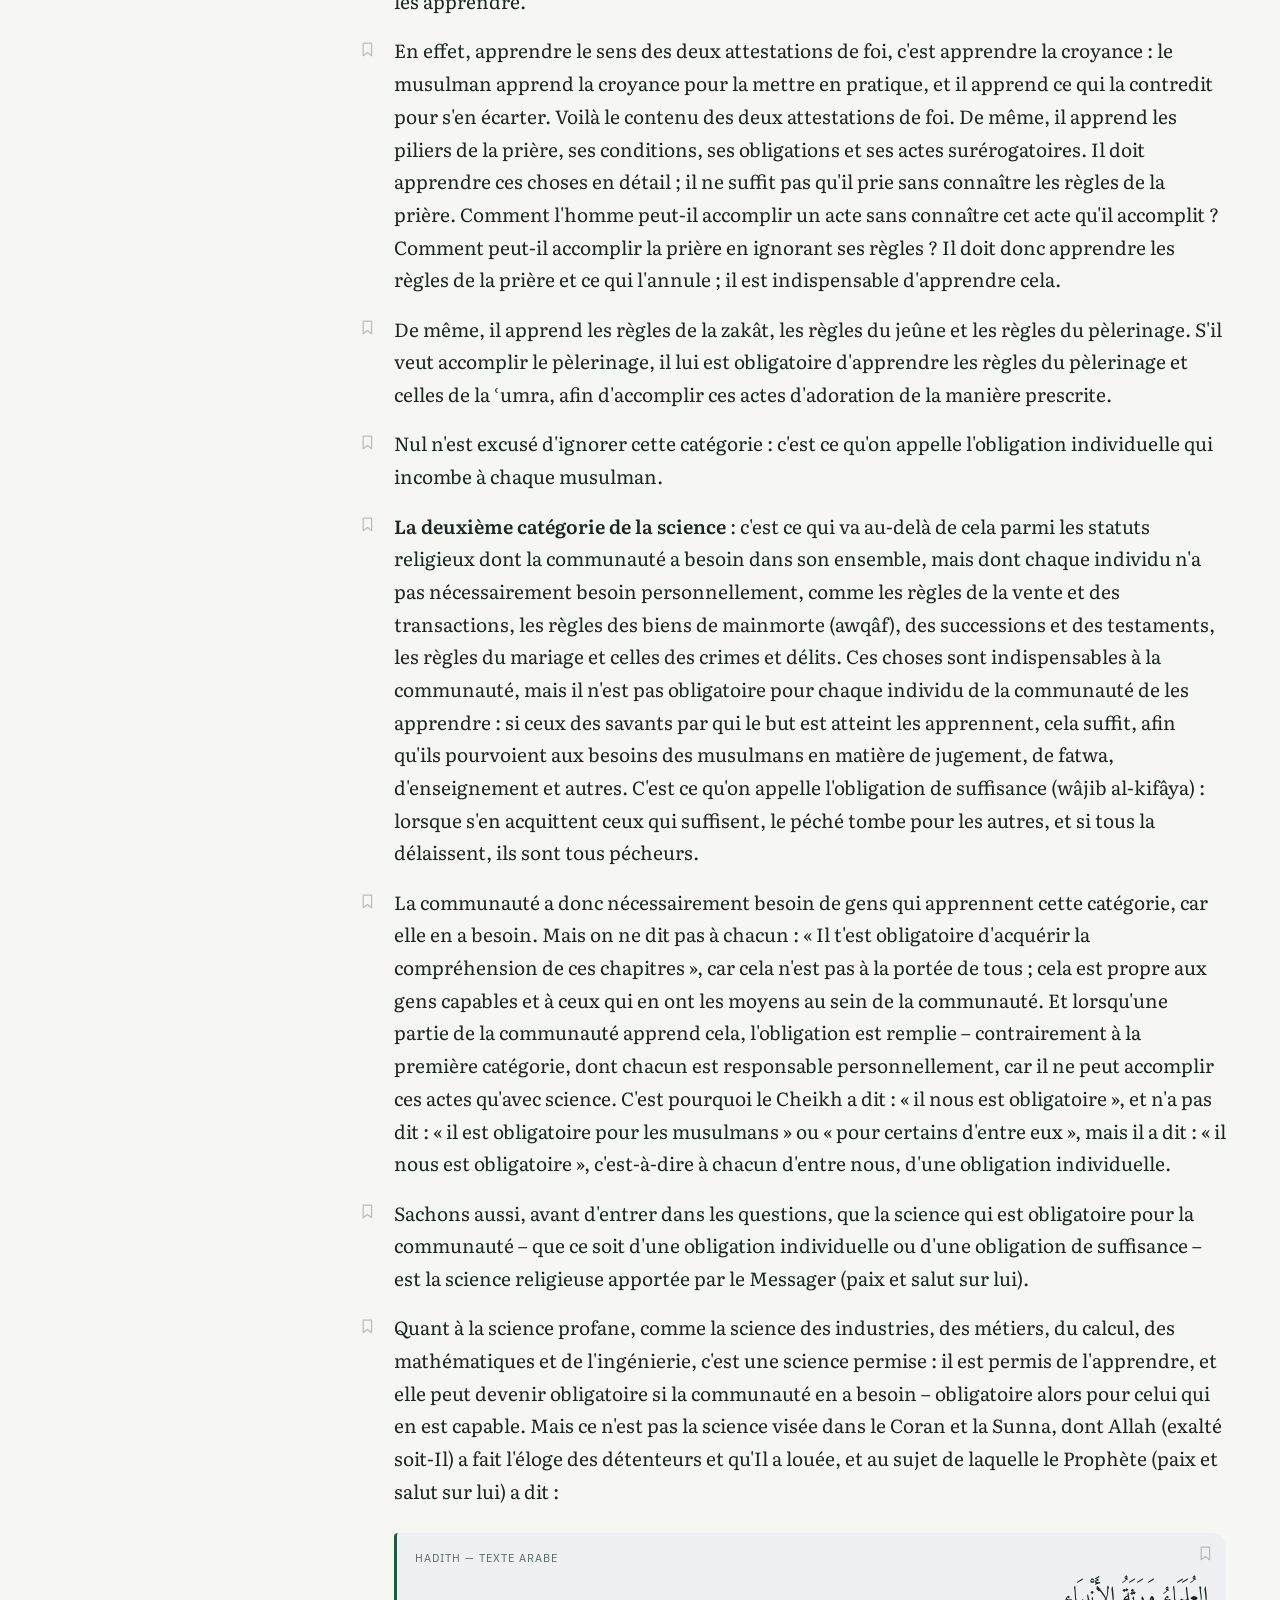
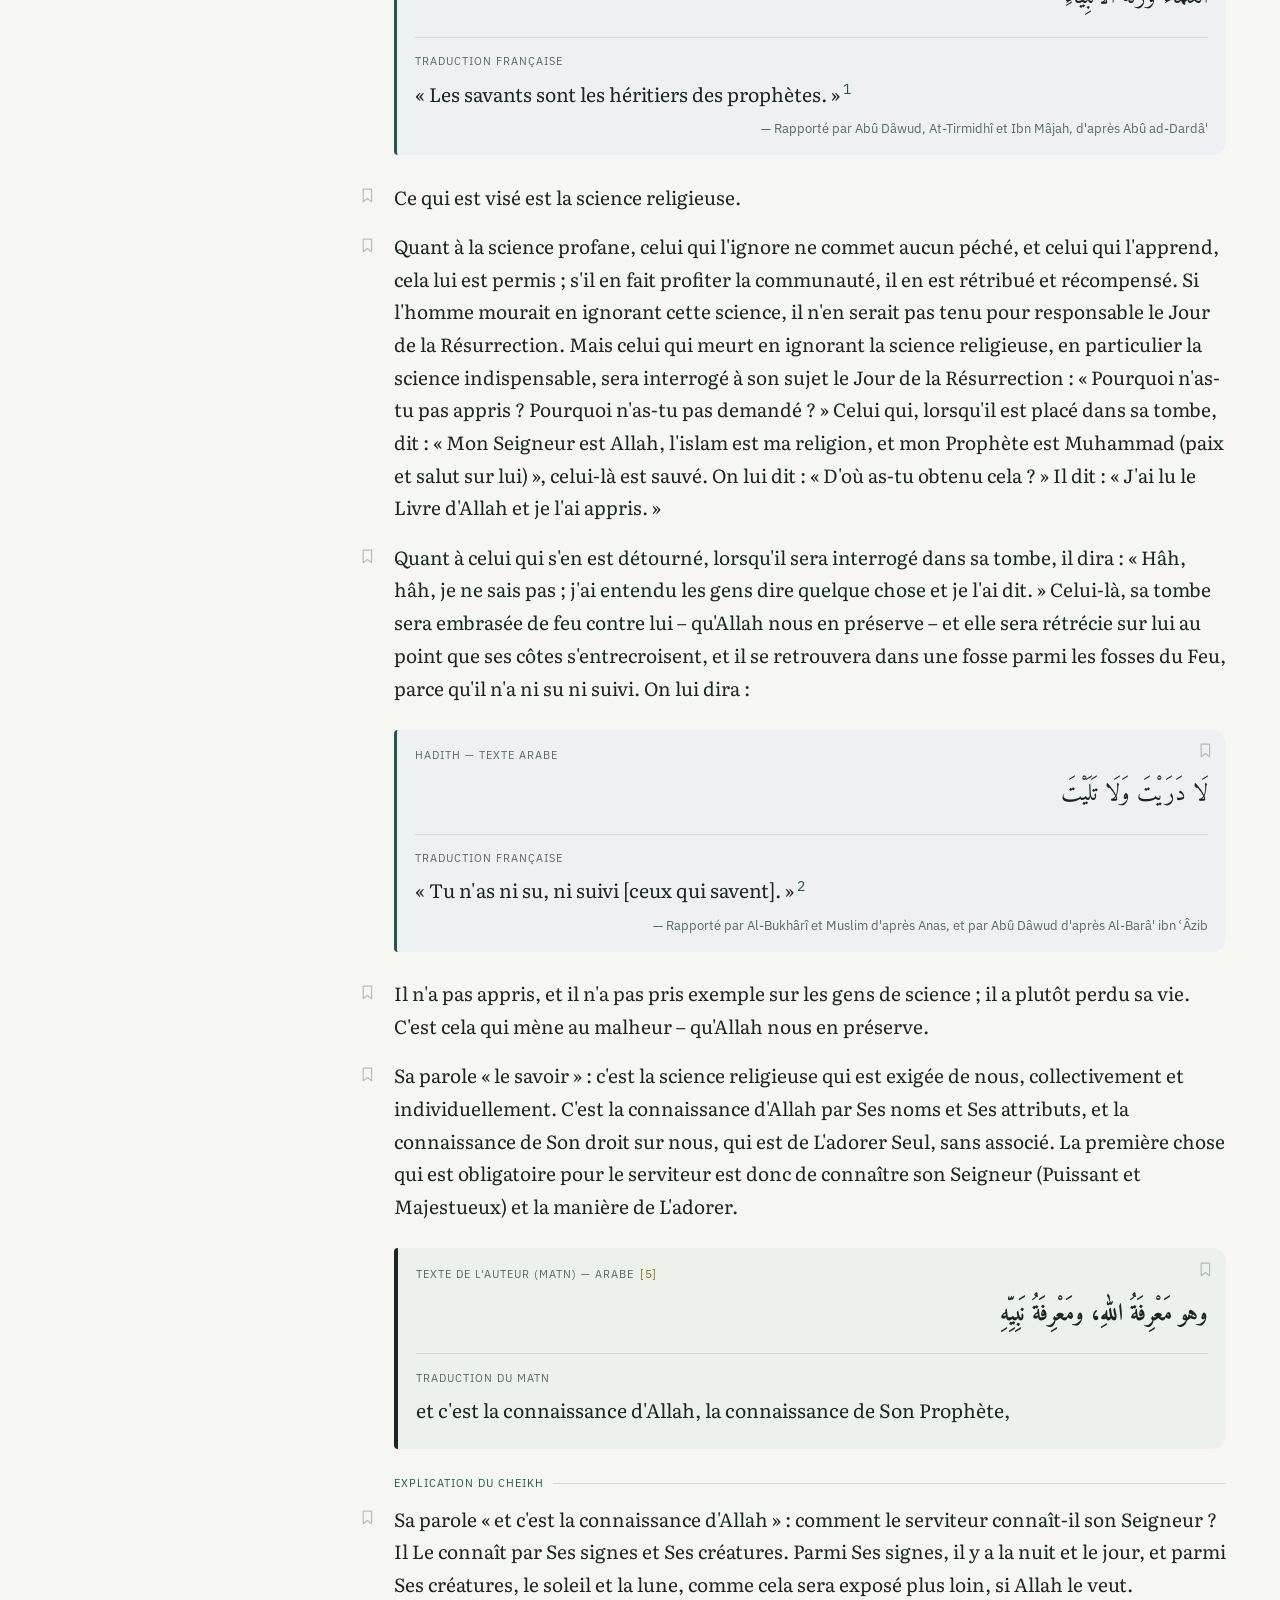
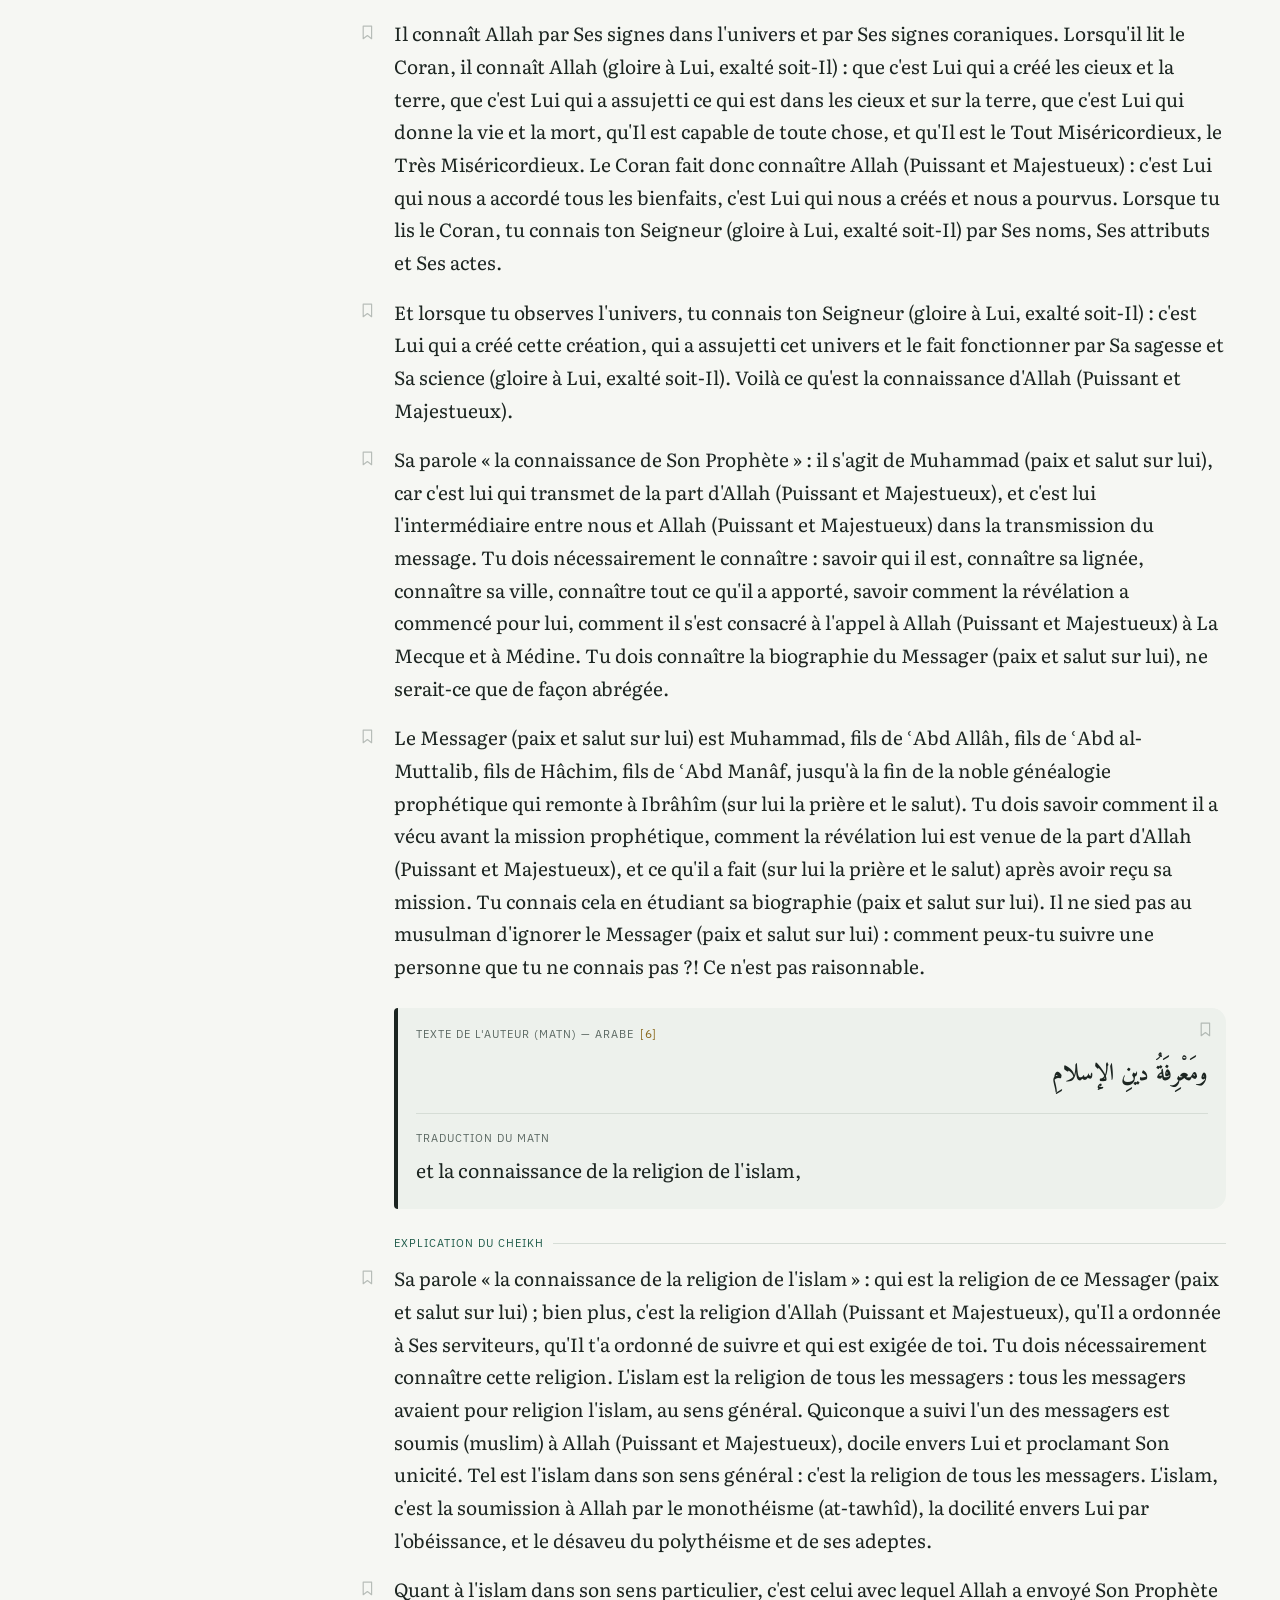
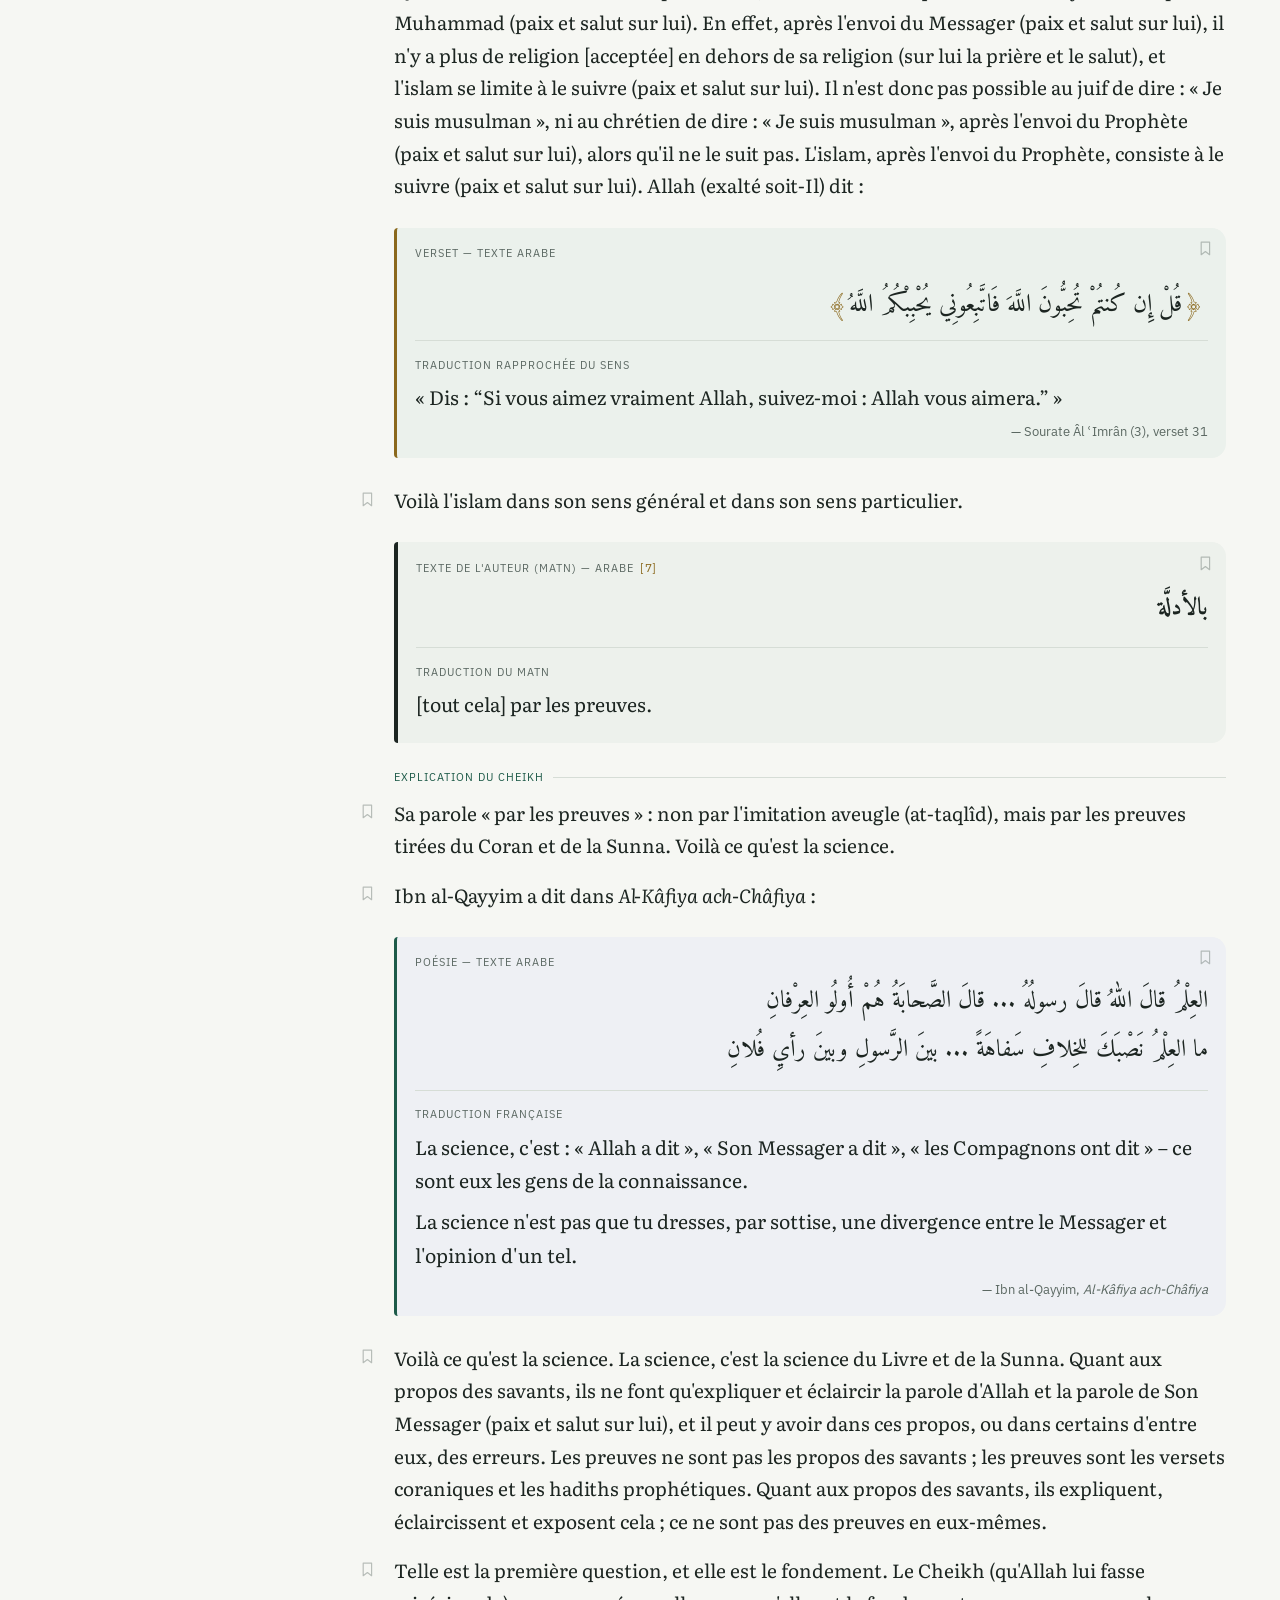
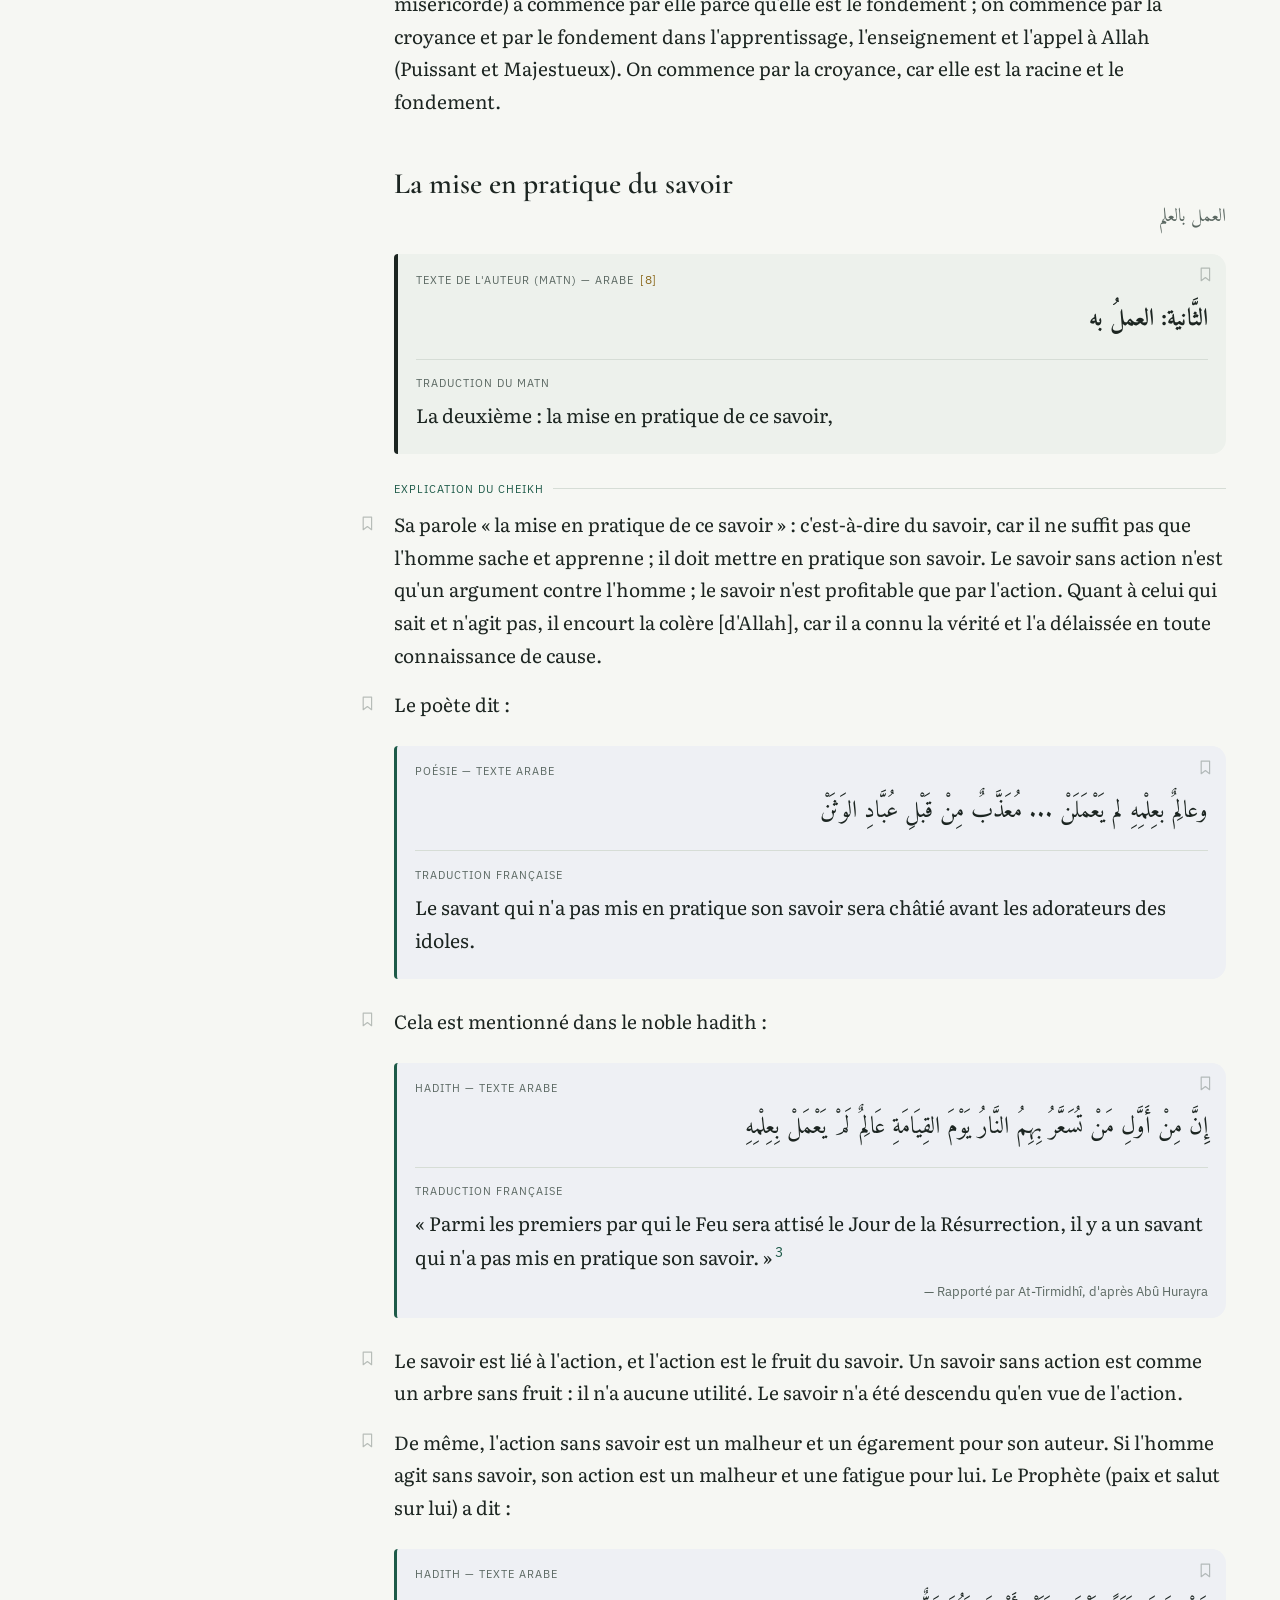
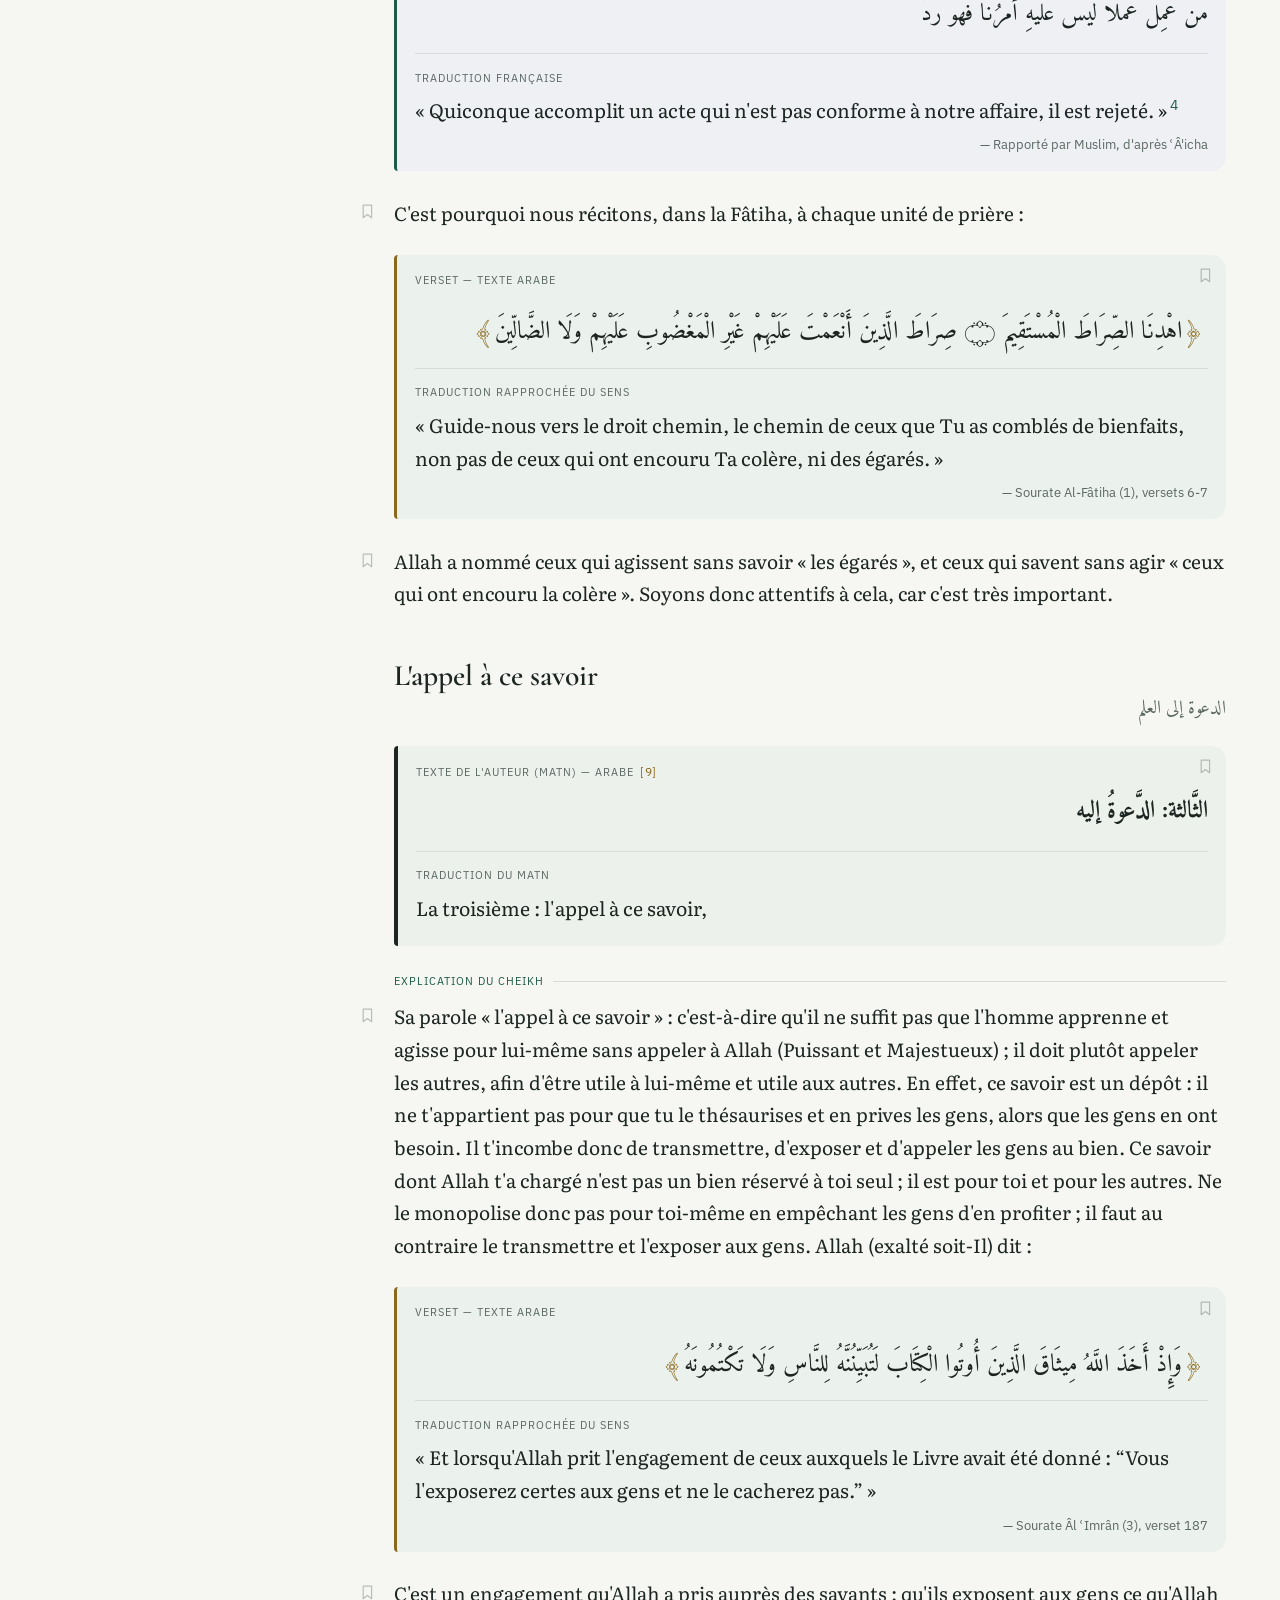
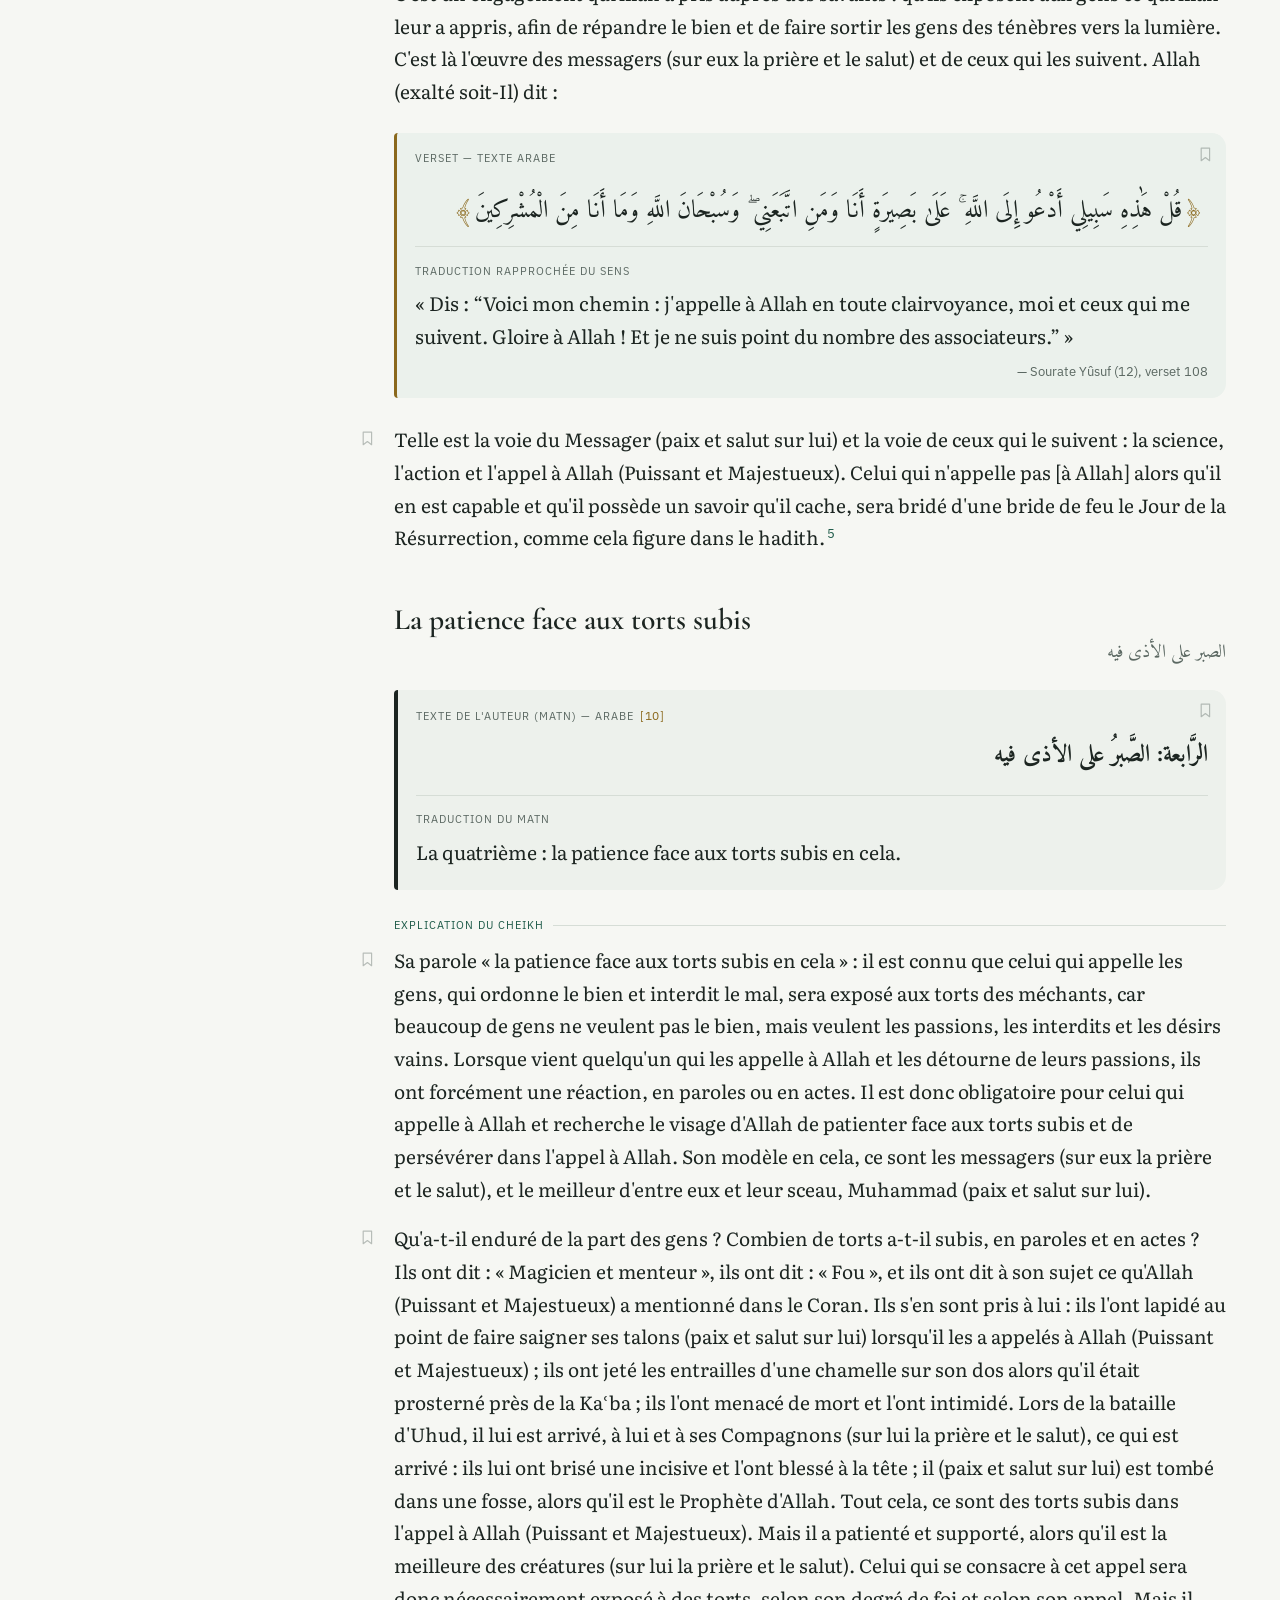
<file: 02-quatre-questions.html>
<!doctype html>
<html lang="fr">
<head>
<meta charset="utf-8">
<meta name="viewport" content="width=device-width,initial-scale=1,viewport-fit=cover">
<title>Première épître : les quatre questions contenues dans la sourate Al-ʿAsr — Charh al-Usûl ath-Thalâtha</title>
<meta name="description" content="Traduction française intégrale du commentaire de Cheikh Sâlih Al-Fawzân sur « Les trois fondements » de Cheikh Muhammad ibn ʿAbd al-Wahhâb">
<meta name="color-scheme" content="light dark">
<meta name="theme-color" content="#f6f7f3" media="(prefers-color-scheme: light)"><meta name="theme-color" content="#111614" media="(prefers-color-scheme: dark)">
<script>try{var t=sessionStorage.getItem('usul3.theme');if(t)document.documentElement.setAttribute('data-theme',t)}catch(e){}</script>
<link rel="icon" href="assets/icons/logo.svg" type="image/svg+xml">
<link rel="icon" href="assets/icons/icon-32.png" sizes="32x32" type="image/png">
<link rel="apple-touch-icon" href="assets/icons/icon-180.png">
<link rel="manifest" href="manifest.webmanifest">
<link rel="stylesheet" href="fonts/fonts.css">
<link rel="stylesheet" href="assets/style.css">
</head>
<body>
<header class="bar">
  <button class="ico" id="btn-menu" type="button" aria-label="Sommaire" aria-controls="toc"><svg viewBox="0 0 24 24"><path d="M4 6h16M4 12h16M4 18h11"/></svg></button>
  <a class="bar-title" href="index.html"><span class="bt-fr">Les trois fondements</span><span class="bt-ar" lang="ar">شرح الأصول الثلاثة</span></a>
  <div class="bar-tools">
    <button class="ico" id="btn-font" type="button" aria-label="Taille du texte"><svg viewBox="0 0 24 24"><path d="M3 19 8.5 5h1L15 19M5 14h8M16 19l3.5-9h.5L23 19M17 16h5"/></svg></button>
    <button class="ico" id="btn-theme" type="button" aria-label="Thème clair ou sombre"><svg viewBox="0 0 24 24"><path d="M20 14.5A8 8 0 1 1 9.5 4a6.5 6.5 0 0 0 10.5 10.5z"/></svg></button>
    <button class="ico" id="btn-bm" type="button" aria-label="Marque-pages" aria-controls="bmpanel"><svg viewBox="0 0 24 24"><path d="M6 3h12v18l-6-4.5L6 21z"/></svg><span class="badge" id="bm-count" hidden></span></button>
  </div>
  <div class="readbar" aria-hidden="true"><i id="readbar"></i></div>
</header>
<nav class="toc" id="toc" aria-label="Sommaire du livre">
  <div class="toc-head"><strong>Sommaire</strong><button class="ico" id="btn-toc-close" type="button" aria-label="Fermer le sommaire"><svg viewBox="0 0 24 24"><path d="M6 6l12 12M18 6 6 18"/></svg></button></div>
  <ol class="toc-list"><li class="toc-item toc-cover"><a href="index.html#couverture"><span class="toc-n" aria-hidden="true"></span><span class="toc-t">Couverture</span><span class="toc-prog" aria-hidden="true"></span></a></li><li class="toc-item"><a href="01-introduction.html" data-ch="01"><span class="toc-n">1</span><span class="toc-t">Introduction du commentaire et la basmala<span class="toc-ar" lang="ar" dir="rtl">مقدمة الشرح ومقدمة المؤلف</span></span><span class="toc-prog" aria-hidden="true"></span></a></li><li class="toc-item is-current"><a href="02-quatre-questions.html" data-ch="02"><span class="toc-n">2</span><span class="toc-t">Première épître : les quatre questions contenues dans la sourate Al-ʿAsr<span class="toc-ar" lang="ar" dir="rtl">الرسالة الأولى: المسائل الأربع التي تضمنتها سورة العصر</span></span><span class="toc-prog" aria-hidden="true"></span></a><ol class="toc-sub"><li class="l2"><a href="#b1">Le savoir</a></li><li class="l2"><a href="#b57">La mise en pratique du savoir</a></li><li class="l2"><a href="#b70">L&#x27;appel à ce savoir</a></li><li class="l2"><a href="#b77">La patience face aux torts subis</a></li><li class="l3"><a href="#b100">Quel est l&#x27;objet du serment ?</a></li><li class="l3"><a href="#b111">Les trois sortes de patience</a></li><li class="l2"><a href="#b125">La parole de l&#x27;imam Ach-Châfiʿî</a></li><li class="l2"><a href="#b130">La science avant la parole et l&#x27;action</a></li></ol></li><li class="toc-item"><a href="03-trois-questions.html" data-ch="03"><span class="toc-n">3</span><span class="toc-t">Deuxième épître : trois questions que le musulman doit apprendre et mettre en pratique<span class="toc-ar" lang="ar" dir="rtl">الرسالة الثانية: ثلاث مسائل يجب على المسلم تعلمها والعمل بها</span></span><span class="toc-prog" aria-hidden="true"></span></a></li><li class="toc-item"><a href="04-hanifiyya.html" data-ch="04"><span class="toc-n">4</span><span class="toc-t">Troisième épître : la hanîfiyya, religion d&#x27;Ibrâhîm<span class="toc-ar" lang="ar" dir="rtl">الرسالة الثالثة: الحنيفية ملة إبراهيم</span></span><span class="toc-prog" aria-hidden="true"></span></a></li><li class="toc-item"><a href="05-premier-fondement.html" data-ch="05"><span class="toc-n">5</span><span class="toc-t">Quatrième épître : les trois fondements – le premier fondement, la connaissance d&#x27;Allah<span class="toc-ar" lang="ar" dir="rtl">الرسالة الرابعة: الأصول الثلاثة – الأصل الأول: معرفة الله عز وجل</span></span><span class="toc-prog" aria-hidden="true"></span></a></li><li class="toc-item"><a href="06-formes-adoration.html" data-ch="06"><span class="toc-n">6</span><span class="toc-t">Les formes d&#x27;adoration qu&#x27;Allah a ordonnées et la preuve de chacune<span class="toc-ar" lang="ar" dir="rtl">أنواع العبادة التي أمر الله بها وأدلة كل نوع</span></span><span class="toc-prog" aria-hidden="true"></span></a></li><li class="toc-item"><a href="07-deuxieme-fondement.html" data-ch="07"><span class="toc-n">7</span><span class="toc-t">Le deuxième fondement : la connaissance de la religion de l&#x27;islam – le degré de l&#x27;islam<span class="toc-ar" lang="ar" dir="rtl">الأصل الثاني: معرفة دين الإسلام – المرتبة الأولى: الإسلام</span></span><span class="toc-prog" aria-hidden="true"></span></a></li><li class="toc-item"><a href="08-degre-iman.html" data-ch="08"><span class="toc-n">8</span><span class="toc-t">Le deuxième degré : la foi (al-îmân)<span class="toc-ar" lang="ar" dir="rtl">المرتبة الثانية: الإيمان</span></span><span class="toc-prog" aria-hidden="true"></span></a></li><li class="toc-item"><a href="09-degre-ihsan.html" data-ch="09"><span class="toc-n">9</span><span class="toc-t">Le troisième degré : l&#x27;excellence (al-ihsân) et le hadith de Jibrîl<span class="toc-ar" lang="ar" dir="rtl">المرتبة الثالثة: الإحسان – حديث جبريل</span></span><span class="toc-prog" aria-hidden="true"></span></a></li><li class="toc-item"><a href="10-troisieme-fondement.html" data-ch="10"><span class="toc-n">10</span><span class="toc-t">Le troisième fondement : la connaissance de notre Prophète Muhammad – de sa naissance à l&#x27;Hégire<span class="toc-ar" lang="ar" dir="rtl">الأصل الثالث: معرفة نبينا محمد ﷺ – من مولده إلى الهجرة</span></span><span class="toc-prog" aria-hidden="true"></span></a></li><li class="toc-item"><a href="11-medine-resurrection-messagers.html" data-ch="11"><span class="toc-n">11</span><span class="toc-t">L&#x27;établissement à Médine, la mort du Prophète, la résurrection et les messagers<span class="toc-ar" lang="ar" dir="rtl">الاستقرار في المدينة – وفاته ﷺ – البعث والحساب – الإيمان بالرسل</span></span><span class="toc-prog" aria-hidden="true"></span></a></li><li class="toc-item"><a href="12-taghout.html" data-ch="12"><span class="toc-n">12</span><span class="toc-t">La mécréance envers le Tâghût et la foi en Allah – les catégories de tawâghît<span class="toc-ar" lang="ar" dir="rtl">الكفر بالطاغوت والإيمان بالله – أنواع الطواغيت</span></span><span class="toc-prog" aria-hidden="true"></span></a></li></ol>
  <div class="toc-foot"><button type="button" class="link" id="btn-reset">Réinitialiser la lecture…</button>
  <div class="confirm" id="reset-confirm" hidden><p>Effacer la progression, la position de lecture et tous les marque-pages ?</p><div class="row"><button type="button" class="btn danger" id="reset-yes">Tout effacer</button><button type="button" class="btn" id="reset-no">Annuler</button></div></div></div>
</nav>
<aside class="bmpanel" id="bmpanel" aria-label="Marque-pages" hidden>
  <div class="toc-head"><strong>Marque-pages</strong><button class="ico" id="btn-bm-close" type="button" aria-label="Fermer"><svg viewBox="0 0 24 24"><path d="M6 6l12 12M18 6 6 18"/></svg></button></div>
  <p class="hint">Touchez l'icône <svg class="inl" viewBox="0 0 24 24"><path d="M6 3h12v18l-6-4.5L6 21z"/></svg> en marge d'un passage pour le marquer. Votre position de lecture est enregistrée automatiquement.</p>
  <ol id="bm-list" class="bm-list"></ol>
  <div class="toc-foot"><button type="button" class="link" id="bm-clear">Supprimer tous les marque-pages…</button>
  <div class="confirm" id="bm-confirm" hidden><p>Supprimer tous les marque-pages ?</p><div class="row"><button type="button" class="btn danger" id="bm-yes">Supprimer</button><button type="button" class="btn" id="bm-no">Annuler</button></div></div></div>
</aside>
<div class="scrim" id="scrim" hidden></div>
<div class="fontpop" id="fontpop" hidden><button type="button" class="btn" data-fs="-1" aria-label="Réduire">A−</button><span id="fs-val">100 %</span><button type="button" class="btn" data-fs="1" aria-label="Agrandir">A+</button></div>
<div class="toast" id="toast" role="status" hidden></div>
<main class="page" data-chapter="02">
  <header class="ch-head">
    <p class="ch-kicker">Première épître</p>
    <h1>Première épître : les quatre questions contenues dans la sourate Al-ʿAsr</h1>
    <p class="ch-ar" lang="ar" dir="rtl">الرسالة الأولى: المسائل الأربع التي تضمنتها سورة العصر</p>
  </header>
  <article class="text">
<h2 id="b1" data-b>Le savoir<span class="h-ar" lang="ar" dir="rtl">العلم</span></h2>
<figure class="cite cite-m" id="b2" data-b><button class="bm" type="button" aria-label="Marquer ce passage" title="Marquer ce passage"><svg viewBox="0 0 24 24" aria-hidden="true"><path d="M6 3h12v18l-6-4.5L6 21z"/></svg></button>
<div class="cite-label">Texte de l'auteur (matn) — arabe<span class="mnum">[2]</span></div>
<blockquote class="ar" lang="ar" dir="rtl">اعْلَمْ ـ رَحِمَكَ اللهُ</blockquote>
<div class="cite-label">Traduction du matn</div>
<p class="tr">Sache – qu'Allah te fasse miséricorde –</p>
</figure>
<div class="sharh-label">Explication du Cheikh</div>
<p id="b3" data-b><button class="bm" type="button" aria-label="Marquer ce passage" title="Marquer ce passage"><svg viewBox="0 0 24 24" aria-hidden="true"><path d="M6 3h12v18l-6-4.5L6 21z"/></svg></button>Sa parole « Sache » (iʿlam) : c'est un mot qui indique l'importance accordée au sujet. Lorsqu'il dit : « Sache », cela signifie que la chose qu'il va te présenter est une affaire importante. Ce mot indique donc l'importance du sujet par lequel il commence.</p>
<p id="b4" data-b><button class="bm" type="button" aria-label="Marquer ce passage" title="Marquer ce passage"><svg viewBox="0 0 24 24" aria-hidden="true"><path d="M6 3h12v18l-6-4.5L6 21z"/></svg></button>Le sens de « Sache » : c'est un verbe à l'impératif, tiré de <em>al-ʿilm</em> (le savoir), c'est-à-dire : « apprends ». Le savoir (al-ʿilm) consiste à saisir une chose telle qu'elle est dans la réalité, ou à se représenter la chose conformément à la réalité.</p>
<p id="b5" data-b><button class="bm" type="button" aria-label="Marquer ce passage" title="Marquer ce passage"><svg viewBox="0 0 24 24" aria-hidden="true"><path d="M6 3h12v18l-6-4.5L6 21z"/></svg></button>Quant au fait de saisir une chose autrement que telle qu'elle est dans la réalité, ou de se la représenter de manière non conforme à la réalité, c'est l'ignorance (al-jahl), qui est le contraire du savoir.</p>
<p id="b6" data-b><button class="bm" type="button" aria-label="Marquer ce passage" title="Marquer ce passage"><svg viewBox="0 0 24 24" aria-hidden="true"><path d="M6 3h12v18l-6-4.5L6 21z"/></svg></button>Sa parole « qu'Allah te fasse miséricorde » : c'est une invocation en faveur de l'étudiant. Le Cheikh invoque en faveur des étudiants, afin qu'Allah leur fasse miséricorde et qu'Il répande sur eux Sa miséricorde (gloire à Lui, exalté soit-Il). Il y a là de la douceur de la part de l'enseignant envers l'apprenant, et [cela montre] qu'il doit commencer par de bonnes paroles et une invocation pieuse, afin que cela ait un effet sur lui et qu'il se tourne vers son enseignant.</p>
<p id="b7" data-b><button class="bm" type="button" aria-label="Marquer ce passage" title="Marquer ce passage"><svg viewBox="0 0 24 24" aria-hidden="true"><path d="M6 3h12v18l-6-4.5L6 21z"/></svg></button>En revanche, si l'enseignant commence par des paroles dures et des propos inappropriés, cela le fera fuir. Il est donc obligatoire pour l'enseignant, pour celui qui appelle à Allah et pour celui qui ordonne le bien et interdit le mal, de faire preuve de douceur envers celui à qui il s'adresse, en invoquant en sa faveur, en faisant son éloge et en lui parlant avec douceur, car cela incite davantage à l'acceptation.</p>
<p id="b8" data-b><button class="bm" type="button" aria-label="Marquer ce passage" title="Marquer ce passage"><svg viewBox="0 0 24 24" aria-hidden="true"><path d="M6 3h12v18l-6-4.5L6 21z"/></svg></button>Quant à l'opiniâtre et à l'orgueilleux qui rejette la vérité, il y a pour lui une autre manière de s'adresser à lui. Allah (gloire à Lui) dit :</p>
<figure class="cite cite-q" id="b9" data-b><button class="bm" type="button" aria-label="Marquer ce passage" title="Marquer ce passage"><svg viewBox="0 0 24 24" aria-hidden="true"><path d="M6 3h12v18l-6-4.5L6 21z"/></svg></button>
<div class="cite-label">Verset — texte arabe</div>
<blockquote class="ar ar-q" lang="ar" dir="rtl"><span class="orn">﴿</span>وَلَا تُجَادِلُوا أَهْلَ الْكِتَابِ إِلَّا بِالَّتِي هِيَ أَحْسَنُ إِلَّا الَّذِينَ ظَلَمُوا مِنْهُمْ ۖ وَقُولُوا آمَنَّا بِالَّذِي أُنزِلَ إِلَيْنَا وَأُنزِلَ إِلَيْكُمْ وَإِلَٰهُنَا وَإِلَٰهُكُمْ وَاحِدٌ وَنَحْنُ لَهُ مُسْلِمُونَ<span class="orn">﴾</span></blockquote>
<div class="cite-label">Traduction rapprochée du sens</div>
<p class="tr">« Et ne discutez avec les gens du Livre que de la meilleure façon, sauf avec ceux d'entre eux qui sont injustes. Et dites : “Nous croyons en ce qu'on a fait descendre vers nous et en ce qu'on a fait descendre vers vous ; notre Dieu et votre Dieu sont un seul, et c'est à Lui que nous sommes soumis.” »</p>
<figcaption class="ref">Sourate Al-ʿAnkabût (29), verset 46</figcaption>
</figure>
<p id="b10" data-b><button class="bm" type="button" aria-label="Marquer ce passage" title="Marquer ce passage"><svg viewBox="0 0 24 24" aria-hidden="true"><path d="M6 3h12v18l-6-4.5L6 21z"/></svg></button>Ceux des gens du Livre qui ont été injustes, qui se sont obstinés et ont rejeté la vérité par orgueil, on ne s'adresse pas à eux de la meilleure façon ; on s'adresse plutôt à eux d'une manière qui les dissuade. Allah (exalté soit-Il) dit :</p>
<figure class="cite cite-q" id="b11" data-b><button class="bm" type="button" aria-label="Marquer ce passage" title="Marquer ce passage"><svg viewBox="0 0 24 24" aria-hidden="true"><path d="M6 3h12v18l-6-4.5L6 21z"/></svg></button>
<div class="cite-label">Verset — texte arabe</div>
<blockquote class="ar ar-q" lang="ar" dir="rtl"><span class="orn">﴿</span>يَا أَيُّهَا النَّبِيُّ جَاهِدِ الْكُفَّارَ وَالْمُنَافِقِينَ وَاغْلُظْ عَلَيْهِمْ ۚ وَمَأْوَاهُمْ جَهَنَّمُ ۖ وَبِئْسَ الْمَصِيرُ<span class="orn">﴾</span></blockquote>
<div class="cite-label">Traduction rapprochée du sens</div>
<p class="tr">« Ô Prophète ! Lutte contre les mécréants et les hypocrites, et sois dur envers eux. Leur refuge sera l'Enfer, et quelle mauvaise destination ! »</p>
<figcaption class="ref">Sourate At-Tawba (9), verset 73</figcaption>
</figure>
<p id="b12" data-b><button class="bm" type="button" aria-label="Marquer ce passage" title="Marquer ce passage"><svg viewBox="0 0 24 24" aria-hidden="true"><path d="M6 3h12v18l-6-4.5L6 21z"/></svg></button>Les hypocrites, on ne lutte pas contre eux par les armes ; on lutte contre eux par l'argument, par la parole et en leur répondant avec dureté, afin de les dissuader et de détourner les gens d'eux. Allah (exalté soit-Il) dit à leur sujet :</p>
<figure class="cite cite-q" id="b13" data-b><button class="bm" type="button" aria-label="Marquer ce passage" title="Marquer ce passage"><svg viewBox="0 0 24 24" aria-hidden="true"><path d="M6 3h12v18l-6-4.5L6 21z"/></svg></button>
<div class="cite-label">Verset — texte arabe</div>
<blockquote class="ar ar-q" lang="ar" dir="rtl"><span class="orn">﴿</span>وَقُل لَّهُمْ فِي أَنفُسِهِمْ قَوْلًا بَلِيغًا<span class="orn">﴾</span></blockquote>
<div class="cite-label">Traduction rapprochée du sens</div>
<p class="tr">« Et dis-leur, au sujet d'eux-mêmes, des paroles qui les touchent profondément. »</p>
<figcaption class="ref">Sourate An-Nisâ' (4), verset 63</figcaption>
</figure>
<p id="b14" data-b><button class="bm" type="button" aria-label="Marquer ce passage" title="Marquer ce passage"><svg viewBox="0 0 24 24" aria-hidden="true"><path d="M6 3h12v18l-6-4.5L6 21z"/></svg></button>Ceux-là ont une manière particulière de leur être adressé la parole, parce qu'ils sont des gens d'obstination et d'orgueil ; ils ne veulent pas la vérité, mais veulent égarer les gens. On s'adresse donc à eux de la manière qui leur convient.</p>
<p id="b15" data-b><button class="bm" type="button" aria-label="Marquer ce passage" title="Marquer ce passage"><svg viewBox="0 0 24 24" aria-hidden="true"><path d="M6 3h12v18l-6-4.5L6 21z"/></svg></button>Quant à l'étudiant qui cherche à être guidé, on s'adresse à lui avec bienveillance, miséricorde et douceur, car il veut la vérité, et il veut le savoir et le profit.</p>
<p id="b16" data-b><button class="bm" type="button" aria-label="Marquer ce passage" title="Marquer ce passage"><svg viewBox="0 0 24 24" aria-hidden="true"><path d="M6 3h12v18l-6-4.5L6 21z"/></svg></button>Sa parole « Sache, qu'Allah te fasse miséricorde » : c'est une invocation de miséricorde en ta faveur. Si Allah te fait miséricorde, tu seras heureux grâce à cela dans ce monde et dans l'au-delà, lorsque tu entres dans la miséricorde d'Allah. C'est l'invocation d'un savant éminent et d'un homme vertueux, dont on espère qu'elle soit exaucée, si Allah le veut.</p>
<figure class="cite cite-m" id="b17" data-b><button class="bm" type="button" aria-label="Marquer ce passage" title="Marquer ce passage"><svg viewBox="0 0 24 24" aria-hidden="true"><path d="M6 3h12v18l-6-4.5L6 21z"/></svg></button>
<div class="cite-label">Texte de l'auteur (matn) — arabe<span class="mnum">[3]</span></div>
<blockquote class="ar" lang="ar" dir="rtl">أَنَّهُ يَجِبُ علينا تعلُّمُ أربعِ مسائلَ</blockquote>
<div class="cite-label">Traduction du matn</div>
<p class="tr">qu'il nous est obligatoire d'apprendre quatre questions :</p>
</figure>
<div class="sharh-label">Explication du Cheikh</div>
<p id="b18" data-b><button class="bm" type="button" aria-label="Marquer ce passage" title="Marquer ce passage"><svg viewBox="0 0 24 24" aria-hidden="true"><path d="M6 3h12v18l-6-4.5L6 21z"/></svg></button>Sa parole « il est obligatoire » (yajib) : l'obligatoire (al-wâjib) est ce dont l'auteur est récompensé et dont le délaisseur est puni ; le recommandé (al-mustahabb) est ce dont l'auteur est récompensé, sans que celui qui le délaisse soit puni ; et le permis (al-mubâh) est ce dont l'accomplissement n'entraîne aucune récompense et dont l'abandon n'entraîne aucune punition.</p>
<p id="b19" data-b><button class="bm" type="button" aria-label="Marquer ce passage" title="Marquer ce passage"><svg viewBox="0 0 24 24" aria-hidden="true"><path d="M6 3h12v18l-6-4.5L6 21z"/></svg></button>Sa parole « il est obligatoire » signifie donc que cette affaire ne relève ni du recommandé ni du permis, mais de l'obligation individuelle (al-wâjib al-ʿaynî).</p>
<p id="b20" data-b><button class="bm" type="button" aria-label="Marquer ce passage" title="Marquer ce passage"><svg viewBox="0 0 24 24" aria-hidden="true"><path d="M6 3h12v18l-6-4.5L6 21z"/></svg></button>Si nous délaissons l'apprentissage de ces questions, nous sommes pécheurs, car tel est le statut de l'obligatoire. Il n'a pas dit : « il nous est recommandé » ou « il est bon pour nous », mais il a dit : « il nous est obligatoire », d'une véritable obligation ; et l'obligation signifie le caractère impératif : celui qui la délaisse commet un péché. [Il en est ainsi] parce que le savoir ne s'obtient que par l'apprentissage, et que l'apprentissage demande de l'application, de l'effort et du temps, ainsi que de la compréhension et de la présence du cœur. Voilà ce qu'est l'apprentissage.</p>
<p id="b21" data-b><button class="bm" type="button" aria-label="Marquer ce passage" title="Marquer ce passage"><svg viewBox="0 0 24 24" aria-hidden="true"><path d="M6 3h12v18l-6-4.5L6 21z"/></svg></button>Sa parole « quatre questions » : c'est-à-dire quatre sujets d'étude. On les a appelées « questions » (masâ'il) parce qu'il faut s'en enquérir et leur accorder de l'attention.</p>
<figure class="cite cite-m" id="b22" data-b><button class="bm" type="button" aria-label="Marquer ce passage" title="Marquer ce passage"><svg viewBox="0 0 24 24" aria-hidden="true"><path d="M6 3h12v18l-6-4.5L6 21z"/></svg></button>
<div class="cite-label">Texte de l'auteur (matn) — arabe<span class="mnum">[4]</span></div>
<blockquote class="ar" lang="ar" dir="rtl">الأُولى: العِلْمُ</blockquote>
<div class="cite-label">Traduction du matn</div>
<p class="tr">La première : le savoir,</p>
</figure>
<div class="sharh-label">Explication du Cheikh</div>
<p id="b23" data-b><button class="bm" type="button" aria-label="Marquer ce passage" title="Marquer ce passage"><svg viewBox="0 0 24 24" aria-hidden="true"><path d="M6 3h12v18l-6-4.5L6 21z"/></svg></button>Sa parole « le savoir » : ce qui est visé ici par le savoir, c'est le savoir religieux (al-ʿilm ach-charʿî), car c'est lui qu'il est obligatoire d'apprendre. Ces questions, il est obligatoire de les apprendre pour tout musulman, homme ou femme, libre ou esclave, riche ou pauvre, roi ou miséreux : tout musulman doit apprendre ces quatre questions.</p>
<p id="b24" data-b><button class="bm" type="button" aria-label="Marquer ce passage" title="Marquer ce passage"><svg viewBox="0 0 24 24" aria-hidden="true"><path d="M6 3h12v18l-6-4.5L6 21z"/></svg></button>C'est ce que les savants appellent l'obligation individuelle (al-wâjib al-ʿaynî), à savoir ce qui est obligatoire pour chacun des musulmans, comme les cinq prières pour les hommes et les femmes, et la prière en groupe dans les mosquées pour les hommes. Il est obligatoire pour chaque individu parmi les musulmans de l'apprendre. C'est pourquoi il a dit : « il nous est obligatoire », et n'a pas dit : « il est obligatoire pour certains d'entre nous ». Il a dit : « il nous est obligatoire », c'est-à-dire à nous, la communauté des musulmans. Cela fait partie de la science qu'il est obligatoire pour chaque individu d'apprendre, car la science se divise en deux catégories :</p>
<p id="b25" data-b><button class="bm" type="button" aria-label="Marquer ce passage" title="Marquer ce passage"><svg viewBox="0 0 24 24" aria-hidden="true"><path d="M6 3h12v18l-6-4.5L6 21z"/></svg></button>La première : ce qu'il est obligatoire pour chaque individu d'apprendre, et dont nul n'est excusé d'ignorer, à savoir ce sans quoi la religion ne peut être droite, comme les cinq piliers de l'islam, qui sont : les deux attestations de foi, l'accomplissement de la prière, l'acquittement de l'aumône obligatoire (zakât), le jeûne de Ramadân et le pèlerinage à la Maison sacrée d'Allah. Il n'est pas permis à un musulman de les ignorer ; il doit au contraire les apprendre.</p>
<p id="b26" data-b><button class="bm" type="button" aria-label="Marquer ce passage" title="Marquer ce passage"><svg viewBox="0 0 24 24" aria-hidden="true"><path d="M6 3h12v18l-6-4.5L6 21z"/></svg></button>En effet, apprendre le sens des deux attestations de foi, c'est apprendre la croyance : le musulman apprend la croyance pour la mettre en pratique, et il apprend ce qui la contredit pour s'en écarter. Voilà le contenu des deux attestations de foi. De même, il apprend les piliers de la prière, ses conditions, ses obligations et ses actes surérogatoires. Il doit apprendre ces choses en détail ; il ne suffit pas qu'il prie sans connaître les règles de la prière. Comment l'homme peut-il accomplir un acte sans connaître cet acte qu'il accomplit ? Comment peut-il accomplir la prière en ignorant ses règles ? Il doit donc apprendre les règles de la prière et ce qui l'annule ; il est indispensable d'apprendre cela.</p>
<p id="b27" data-b><button class="bm" type="button" aria-label="Marquer ce passage" title="Marquer ce passage"><svg viewBox="0 0 24 24" aria-hidden="true"><path d="M6 3h12v18l-6-4.5L6 21z"/></svg></button>De même, il apprend les règles de la zakât, les règles du jeûne et les règles du pèlerinage. S'il veut accomplir le pèlerinage, il lui est obligatoire d'apprendre les règles du pèlerinage et celles de la ʿumra, afin d'accomplir ces actes d'adoration de la manière prescrite.</p>
<p id="b28" data-b><button class="bm" type="button" aria-label="Marquer ce passage" title="Marquer ce passage"><svg viewBox="0 0 24 24" aria-hidden="true"><path d="M6 3h12v18l-6-4.5L6 21z"/></svg></button>Nul n'est excusé d'ignorer cette catégorie : c'est ce qu'on appelle l'obligation individuelle qui incombe à chaque musulman.</p>
<p id="b29" data-b><button class="bm" type="button" aria-label="Marquer ce passage" title="Marquer ce passage"><svg viewBox="0 0 24 24" aria-hidden="true"><path d="M6 3h12v18l-6-4.5L6 21z"/></svg></button><strong>La deuxième catégorie de la science</strong> : c'est ce qui va au-delà de cela parmi les statuts religieux dont la communauté a besoin dans son ensemble, mais dont chaque individu n'a pas nécessairement besoin personnellement, comme les règles de la vente et des transactions, les règles des biens de mainmorte (awqâf), des successions et des testaments, les règles du mariage et celles des crimes et délits. Ces choses sont indispensables à la communauté, mais il n'est pas obligatoire pour chaque individu de la communauté de les apprendre : si ceux des savants par qui le but est atteint les apprennent, cela suffit, afin qu'ils pourvoient aux besoins des musulmans en matière de jugement, de fatwa, d'enseignement et autres. C'est ce qu'on appelle l'obligation de suffisance (wâjib al-kifâya) : lorsque s'en acquittent ceux qui suffisent, le péché tombe pour les autres, et si tous la délaissent, ils sont tous pécheurs.</p>
<p id="b30" data-b><button class="bm" type="button" aria-label="Marquer ce passage" title="Marquer ce passage"><svg viewBox="0 0 24 24" aria-hidden="true"><path d="M6 3h12v18l-6-4.5L6 21z"/></svg></button>La communauté a donc nécessairement besoin de gens qui apprennent cette catégorie, car elle en a besoin. Mais on ne dit pas à chacun : « Il t'est obligatoire d'acquérir la compréhension de ces chapitres », car cela n'est pas à la portée de tous ; cela est propre aux gens capables et à ceux qui en ont les moyens au sein de la communauté. Et lorsqu'une partie de la communauté apprend cela, l'obligation est remplie – contrairement à la première catégorie, dont chacun est responsable personnellement, car il ne peut accomplir ces actes qu'avec science. C'est pourquoi le Cheikh a dit : « il nous est obligatoire », et n'a pas dit : « il est obligatoire pour les musulmans » ou « pour certains d'entre eux », mais il a dit : « il nous est obligatoire », c'est-à-dire à chacun d'entre nous, d'une obligation individuelle.</p>
<p id="b31" data-b><button class="bm" type="button" aria-label="Marquer ce passage" title="Marquer ce passage"><svg viewBox="0 0 24 24" aria-hidden="true"><path d="M6 3h12v18l-6-4.5L6 21z"/></svg></button>Sachons aussi, avant d'entrer dans les questions, que la science qui est obligatoire pour la communauté – que ce soit d'une obligation individuelle ou d'une obligation de suffisance – est la science religieuse apportée par le Messager (paix et salut sur lui).</p>
<p id="b32" data-b><button class="bm" type="button" aria-label="Marquer ce passage" title="Marquer ce passage"><svg viewBox="0 0 24 24" aria-hidden="true"><path d="M6 3h12v18l-6-4.5L6 21z"/></svg></button>Quant à la science profane, comme la science des industries, des métiers, du calcul, des mathématiques et de l'ingénierie, c'est une science permise : il est permis de l'apprendre, et elle peut devenir obligatoire si la communauté en a besoin – obligatoire alors pour celui qui en est capable. Mais ce n'est pas la science visée dans le Coran et la Sunna, dont Allah (exalté soit-Il) a fait l'éloge des détenteurs et qu'Il a louée, et au sujet de laquelle le Prophète (paix et salut sur lui) a dit :</p>
<figure class="cite cite-h" id="b33" data-b><button class="bm" type="button" aria-label="Marquer ce passage" title="Marquer ce passage"><svg viewBox="0 0 24 24" aria-hidden="true"><path d="M6 3h12v18l-6-4.5L6 21z"/></svg></button>
<div class="cite-label">Hadith — texte arabe</div>
<blockquote class="ar" lang="ar" dir="rtl">العُلَمَاءُ وَرَثَةُ الأَنْبِيَاءِ</blockquote>
<div class="cite-label">Traduction française</div>
<p class="tr">« Les savants sont les héritiers des prophètes. »<sup class="fn"><a href="#n-1" id="r-1">1</a></sup></p>
<figcaption class="ref">Rapporté par Abû Dâwud, At-Tirmidhî et Ibn Mâjah, d'après Abû ad-Dardâ'</figcaption>
</figure>
<p id="b34" data-b><button class="bm" type="button" aria-label="Marquer ce passage" title="Marquer ce passage"><svg viewBox="0 0 24 24" aria-hidden="true"><path d="M6 3h12v18l-6-4.5L6 21z"/></svg></button>Ce qui est visé est la science religieuse.</p>
<p id="b35" data-b><button class="bm" type="button" aria-label="Marquer ce passage" title="Marquer ce passage"><svg viewBox="0 0 24 24" aria-hidden="true"><path d="M6 3h12v18l-6-4.5L6 21z"/></svg></button>Quant à la science profane, celui qui l'ignore ne commet aucun péché, et celui qui l'apprend, cela lui est permis ; s'il en fait profiter la communauté, il en est rétribué et récompensé. Si l'homme mourait en ignorant cette science, il n'en serait pas tenu pour responsable le Jour de la Résurrection. Mais celui qui meurt en ignorant la science religieuse, en particulier la science indispensable, sera interrogé à son sujet le Jour de la Résurrection : « Pourquoi n'as-tu pas appris ? Pourquoi n'as-tu pas demandé ? » Celui qui, lorsqu'il est placé dans sa tombe, dit : « Mon Seigneur est Allah, l'islam est ma religion, et mon Prophète est Muhammad (paix et salut sur lui) », celui-là est sauvé. On lui dit : « D'où as-tu obtenu cela ? » Il dit : « J'ai lu le Livre d'Allah et je l'ai appris. »</p>
<p id="b36" data-b><button class="bm" type="button" aria-label="Marquer ce passage" title="Marquer ce passage"><svg viewBox="0 0 24 24" aria-hidden="true"><path d="M6 3h12v18l-6-4.5L6 21z"/></svg></button>Quant à celui qui s'en est détourné, lorsqu'il sera interrogé dans sa tombe, il dira : « Hâh, hâh, je ne sais pas ; j'ai entendu les gens dire quelque chose et je l'ai dit. » Celui-là, sa tombe sera embrasée de feu contre lui – qu'Allah nous en préserve – et elle sera rétrécie sur lui au point que ses côtes s'entrecroisent, et il se retrouvera dans une fosse parmi les fosses du Feu, parce qu'il n'a ni su ni suivi. On lui dira :</p>
<figure class="cite cite-h" id="b37" data-b><button class="bm" type="button" aria-label="Marquer ce passage" title="Marquer ce passage"><svg viewBox="0 0 24 24" aria-hidden="true"><path d="M6 3h12v18l-6-4.5L6 21z"/></svg></button>
<div class="cite-label">Hadith — texte arabe</div>
<blockquote class="ar" lang="ar" dir="rtl">لَا دَرَيْتَ وَلَا تَلَيْتَ</blockquote>
<div class="cite-label">Traduction française</div>
<p class="tr">« Tu n'as ni su, ni suivi [ceux qui savent]. »<sup class="fn"><a href="#n-2" id="r-2">2</a></sup></p>
<figcaption class="ref">Rapporté par Al-Bukhârî et Muslim d'après Anas, et par Abû Dâwud d'après Al-Barâ' ibn ʿÂzib</figcaption>
</figure>
<p id="b38" data-b><button class="bm" type="button" aria-label="Marquer ce passage" title="Marquer ce passage"><svg viewBox="0 0 24 24" aria-hidden="true"><path d="M6 3h12v18l-6-4.5L6 21z"/></svg></button>Il n'a pas appris, et il n'a pas pris exemple sur les gens de science ; il a plutôt perdu sa vie. C'est cela qui mène au malheur – qu'Allah nous en préserve.</p>
<p id="b39" data-b><button class="bm" type="button" aria-label="Marquer ce passage" title="Marquer ce passage"><svg viewBox="0 0 24 24" aria-hidden="true"><path d="M6 3h12v18l-6-4.5L6 21z"/></svg></button>Sa parole « le savoir » : c'est la science religieuse qui est exigée de nous, collectivement et individuellement. C'est la connaissance d'Allah par Ses noms et Ses attributs, et la connaissance de Son droit sur nous, qui est de L'adorer Seul, sans associé. La première chose qui est obligatoire pour le serviteur est donc de connaître son Seigneur (Puissant et Majestueux) et la manière de L'adorer.</p>
<figure class="cite cite-m" id="b40" data-b><button class="bm" type="button" aria-label="Marquer ce passage" title="Marquer ce passage"><svg viewBox="0 0 24 24" aria-hidden="true"><path d="M6 3h12v18l-6-4.5L6 21z"/></svg></button>
<div class="cite-label">Texte de l'auteur (matn) — arabe<span class="mnum">[5]</span></div>
<blockquote class="ar" lang="ar" dir="rtl">وهو مَعْرِفَةُ اللهِ، ومَعْرِفَةُ نَبِيِّهِ</blockquote>
<div class="cite-label">Traduction du matn</div>
<p class="tr">et c'est la connaissance d'Allah, la connaissance de Son Prophète,</p>
</figure>
<div class="sharh-label">Explication du Cheikh</div>
<p id="b41" data-b><button class="bm" type="button" aria-label="Marquer ce passage" title="Marquer ce passage"><svg viewBox="0 0 24 24" aria-hidden="true"><path d="M6 3h12v18l-6-4.5L6 21z"/></svg></button>Sa parole « et c'est la connaissance d'Allah » : comment le serviteur connaît-il son Seigneur ? Il Le connaît par Ses signes et Ses créatures. Parmi Ses signes, il y a la nuit et le jour, et parmi Ses créatures, le soleil et la lune, comme cela sera exposé plus loin, si Allah le veut.</p>
<p id="b42" data-b><button class="bm" type="button" aria-label="Marquer ce passage" title="Marquer ce passage"><svg viewBox="0 0 24 24" aria-hidden="true"><path d="M6 3h12v18l-6-4.5L6 21z"/></svg></button>Il connaît Allah par Ses signes dans l'univers et par Ses signes coraniques. Lorsqu'il lit le Coran, il connaît Allah (gloire à Lui, exalté soit-Il) : que c'est Lui qui a créé les cieux et la terre, que c'est Lui qui a assujetti ce qui est dans les cieux et sur la terre, que c'est Lui qui donne la vie et la mort, qu'Il est capable de toute chose, et qu'Il est le Tout Miséricordieux, le Très Miséricordieux. Le Coran fait donc connaître Allah (Puissant et Majestueux) : c'est Lui qui nous a accordé tous les bienfaits, c'est Lui qui nous a créés et nous a pourvus. Lorsque tu lis le Coran, tu connais ton Seigneur (gloire à Lui, exalté soit-Il) par Ses noms, Ses attributs et Ses actes.</p>
<p id="b43" data-b><button class="bm" type="button" aria-label="Marquer ce passage" title="Marquer ce passage"><svg viewBox="0 0 24 24" aria-hidden="true"><path d="M6 3h12v18l-6-4.5L6 21z"/></svg></button>Et lorsque tu observes l'univers, tu connais ton Seigneur (gloire à Lui, exalté soit-Il) : c'est Lui qui a créé cette création, qui a assujetti cet univers et le fait fonctionner par Sa sagesse et Sa science (gloire à Lui, exalté soit-Il). Voilà ce qu'est la connaissance d'Allah (Puissant et Majestueux).</p>
<p id="b44" data-b><button class="bm" type="button" aria-label="Marquer ce passage" title="Marquer ce passage"><svg viewBox="0 0 24 24" aria-hidden="true"><path d="M6 3h12v18l-6-4.5L6 21z"/></svg></button>Sa parole « la connaissance de Son Prophète » : il s'agit de Muhammad (paix et salut sur lui), car c'est lui qui transmet de la part d'Allah (Puissant et Majestueux), et c'est lui l'intermédiaire entre nous et Allah (Puissant et Majestueux) dans la transmission du message. Tu dois nécessairement le connaître : savoir qui il est, connaître sa lignée, connaître sa ville, connaître tout ce qu'il a apporté, savoir comment la révélation a commencé pour lui, comment il s'est consacré à l'appel à Allah (Puissant et Majestueux) à La Mecque et à Médine. Tu dois connaître la biographie du Messager (paix et salut sur lui), ne serait-ce que de façon abrégée.</p>
<p id="b45" data-b><button class="bm" type="button" aria-label="Marquer ce passage" title="Marquer ce passage"><svg viewBox="0 0 24 24" aria-hidden="true"><path d="M6 3h12v18l-6-4.5L6 21z"/></svg></button>Le Messager (paix et salut sur lui) est Muhammad, fils de ʿAbd Allâh, fils de ʿAbd al-Muttalib, fils de Hâchim, fils de ʿAbd Manâf, jusqu'à la fin de la noble généalogie prophétique qui remonte à Ibrâhîm (sur lui la prière et le salut). Tu dois savoir comment il a vécu avant la mission prophétique, comment la révélation lui est venue de la part d'Allah (Puissant et Majestueux), et ce qu'il a fait (sur lui la prière et le salut) après avoir reçu sa mission. Tu connais cela en étudiant sa biographie (paix et salut sur lui). Il ne sied pas au musulman d'ignorer le Messager (paix et salut sur lui) : comment peux-tu suivre une personne que tu ne connais pas ?! Ce n'est pas raisonnable.</p>
<figure class="cite cite-m" id="b46" data-b><button class="bm" type="button" aria-label="Marquer ce passage" title="Marquer ce passage"><svg viewBox="0 0 24 24" aria-hidden="true"><path d="M6 3h12v18l-6-4.5L6 21z"/></svg></button>
<div class="cite-label">Texte de l'auteur (matn) — arabe<span class="mnum">[6]</span></div>
<blockquote class="ar" lang="ar" dir="rtl">ومَعْرِفَةُ دينِ الإسلامِ</blockquote>
<div class="cite-label">Traduction du matn</div>
<p class="tr">et la connaissance de la religion de l'islam,</p>
</figure>
<div class="sharh-label">Explication du Cheikh</div>
<p id="b47" data-b><button class="bm" type="button" aria-label="Marquer ce passage" title="Marquer ce passage"><svg viewBox="0 0 24 24" aria-hidden="true"><path d="M6 3h12v18l-6-4.5L6 21z"/></svg></button>Sa parole « la connaissance de la religion de l'islam » : qui est la religion de ce Messager (paix et salut sur lui) ; bien plus, c'est la religion d'Allah (Puissant et Majestueux), qu'Il a ordonnée à Ses serviteurs, qu'Il t'a ordonné de suivre et qui est exigée de toi. Tu dois nécessairement connaître cette religion. L'islam est la religion de tous les messagers : tous les messagers avaient pour religion l'islam, au sens général. Quiconque a suivi l'un des messagers est soumis (muslim) à Allah (Puissant et Majestueux), docile envers Lui et proclamant Son unicité. Tel est l'islam dans son sens général : c'est la religion de tous les messagers. L'islam, c'est la soumission à Allah par le monothéisme (at-tawhîd), la docilité envers Lui par l'obéissance, et le désaveu du polythéisme et de ses adeptes.</p>
<p id="b48" data-b><button class="bm" type="button" aria-label="Marquer ce passage" title="Marquer ce passage"><svg viewBox="0 0 24 24" aria-hidden="true"><path d="M6 3h12v18l-6-4.5L6 21z"/></svg></button>Quant à l'islam dans son sens particulier, c'est celui avec lequel Allah a envoyé Son Prophète Muhammad (paix et salut sur lui). En effet, après l'envoi du Messager (paix et salut sur lui), il n'y a plus de religion [acceptée] en dehors de sa religion (sur lui la prière et le salut), et l'islam se limite à le suivre (paix et salut sur lui). Il n'est donc pas possible au juif de dire : « Je suis musulman », ni au chrétien de dire : « Je suis musulman », après l'envoi du Prophète (paix et salut sur lui), alors qu'il ne le suit pas. L'islam, après l'envoi du Prophète, consiste à le suivre (paix et salut sur lui). Allah (exalté soit-Il) dit :</p>
<figure class="cite cite-q" id="b49" data-b><button class="bm" type="button" aria-label="Marquer ce passage" title="Marquer ce passage"><svg viewBox="0 0 24 24" aria-hidden="true"><path d="M6 3h12v18l-6-4.5L6 21z"/></svg></button>
<div class="cite-label">Verset — texte arabe</div>
<blockquote class="ar ar-q" lang="ar" dir="rtl"><span class="orn">﴿</span>قُلْ إِن كُنتُمْ تُحِبُّونَ اللَّهَ فَاتَّبِعُونِي يُحْبِبْكُمُ اللَّهُ<span class="orn">﴾</span></blockquote>
<div class="cite-label">Traduction rapprochée du sens</div>
<p class="tr">« Dis : “Si vous aimez vraiment Allah, suivez-moi : Allah vous aimera.” »</p>
<figcaption class="ref">Sourate Âl ʿImrân (3), verset 31</figcaption>
</figure>
<p id="b50" data-b><button class="bm" type="button" aria-label="Marquer ce passage" title="Marquer ce passage"><svg viewBox="0 0 24 24" aria-hidden="true"><path d="M6 3h12v18l-6-4.5L6 21z"/></svg></button>Voilà l'islam dans son sens général et dans son sens particulier.</p>
<figure class="cite cite-m" id="b51" data-b><button class="bm" type="button" aria-label="Marquer ce passage" title="Marquer ce passage"><svg viewBox="0 0 24 24" aria-hidden="true"><path d="M6 3h12v18l-6-4.5L6 21z"/></svg></button>
<div class="cite-label">Texte de l'auteur (matn) — arabe<span class="mnum">[7]</span></div>
<blockquote class="ar" lang="ar" dir="rtl">بالأدلَّة</blockquote>
<div class="cite-label">Traduction du matn</div>
<p class="tr">[tout cela] par les preuves.</p>
</figure>
<div class="sharh-label">Explication du Cheikh</div>
<p id="b52" data-b><button class="bm" type="button" aria-label="Marquer ce passage" title="Marquer ce passage"><svg viewBox="0 0 24 24" aria-hidden="true"><path d="M6 3h12v18l-6-4.5L6 21z"/></svg></button>Sa parole « par les preuves » : non par l'imitation aveugle (at-taqlîd), mais par les preuves tirées du Coran et de la Sunna. Voilà ce qu'est la science.</p>
<p id="b53" data-b><button class="bm" type="button" aria-label="Marquer ce passage" title="Marquer ce passage"><svg viewBox="0 0 24 24" aria-hidden="true"><path d="M6 3h12v18l-6-4.5L6 21z"/></svg></button>Ibn al-Qayyim a dit dans <em>Al-Kâfiya ach-Châfiya</em> :</p>
<figure class="cite cite-a" id="b54" data-b><button class="bm" type="button" aria-label="Marquer ce passage" title="Marquer ce passage"><svg viewBox="0 0 24 24" aria-hidden="true"><path d="M6 3h12v18l-6-4.5L6 21z"/></svg></button>
<div class="cite-label">Poésie — texte arabe</div>
<blockquote class="ar" lang="ar" dir="rtl">العِلْمُ قالَ اللهُ قالَ رسولُهُ ... قالَ الصَّحابَةُ هُمْ أُولُو العِرْفانِ<br>ما العِلْمُ نَصْبَكَ للخِلافِ سَفاهَةً ... بينَ الرَّسولِ وبينَ رأيِ فُلانِ</blockquote>
<div class="cite-label">Traduction française</div>
<p class="tr">La science, c'est : « Allah a dit », « Son Messager a dit », « les Compagnons ont dit » – ce sont eux les gens de la connaissance.</p><p class="tr">La science n'est pas que tu dresses, par sottise, une divergence entre le Messager et l'opinion d'un tel.</p>
<figcaption class="ref">Ibn al-Qayyim, <em>Al-Kâfiya ach-Châfiya</em></figcaption>
</figure>
<p id="b55" data-b><button class="bm" type="button" aria-label="Marquer ce passage" title="Marquer ce passage"><svg viewBox="0 0 24 24" aria-hidden="true"><path d="M6 3h12v18l-6-4.5L6 21z"/></svg></button>Voilà ce qu'est la science. La science, c'est la science du Livre et de la Sunna. Quant aux propos des savants, ils ne font qu'expliquer et éclaircir la parole d'Allah et la parole de Son Messager (paix et salut sur lui), et il peut y avoir dans ces propos, ou dans certains d'entre eux, des erreurs. Les preuves ne sont pas les propos des savants ; les preuves sont les versets coraniques et les hadiths prophétiques. Quant aux propos des savants, ils expliquent, éclaircissent et exposent cela ; ce ne sont pas des preuves en eux-mêmes.</p>
<p id="b56" data-b><button class="bm" type="button" aria-label="Marquer ce passage" title="Marquer ce passage"><svg viewBox="0 0 24 24" aria-hidden="true"><path d="M6 3h12v18l-6-4.5L6 21z"/></svg></button>Telle est la première question, et elle est le fondement. Le Cheikh (qu'Allah lui fasse miséricorde) a commencé par elle parce qu'elle est le fondement ; on commence par la croyance et par le fondement dans l'apprentissage, l'enseignement et l'appel à Allah (Puissant et Majestueux). On commence par la croyance, car elle est la racine et le fondement.</p>
<h2 id="b57" data-b>La mise en pratique du savoir<span class="h-ar" lang="ar" dir="rtl">العمل بالعلم</span></h2>
<figure class="cite cite-m" id="b58" data-b><button class="bm" type="button" aria-label="Marquer ce passage" title="Marquer ce passage"><svg viewBox="0 0 24 24" aria-hidden="true"><path d="M6 3h12v18l-6-4.5L6 21z"/></svg></button>
<div class="cite-label">Texte de l'auteur (matn) — arabe<span class="mnum">[8]</span></div>
<blockquote class="ar" lang="ar" dir="rtl">الثَّانية: العملُ به</blockquote>
<div class="cite-label">Traduction du matn</div>
<p class="tr">La deuxième : la mise en pratique de ce savoir,</p>
</figure>
<div class="sharh-label">Explication du Cheikh</div>
<p id="b59" data-b><button class="bm" type="button" aria-label="Marquer ce passage" title="Marquer ce passage"><svg viewBox="0 0 24 24" aria-hidden="true"><path d="M6 3h12v18l-6-4.5L6 21z"/></svg></button>Sa parole « la mise en pratique de ce savoir » : c'est-à-dire du savoir, car il ne suffit pas que l'homme sache et apprenne ; il doit mettre en pratique son savoir. Le savoir sans action n'est qu'un argument contre l'homme ; le savoir n'est profitable que par l'action. Quant à celui qui sait et n'agit pas, il encourt la colère [d'Allah], car il a connu la vérité et l'a délaissée en toute connaissance de cause.</p>
<p id="b60" data-b><button class="bm" type="button" aria-label="Marquer ce passage" title="Marquer ce passage"><svg viewBox="0 0 24 24" aria-hidden="true"><path d="M6 3h12v18l-6-4.5L6 21z"/></svg></button>Le poète dit :</p>
<figure class="cite cite-a" id="b61" data-b><button class="bm" type="button" aria-label="Marquer ce passage" title="Marquer ce passage"><svg viewBox="0 0 24 24" aria-hidden="true"><path d="M6 3h12v18l-6-4.5L6 21z"/></svg></button>
<div class="cite-label">Poésie — texte arabe</div>
<blockquote class="ar" lang="ar" dir="rtl">وعالِمٌ بعِلْمِهِ لم يَعْمَلَنْ ... مُعَذَّبٌ مِنْ قَبْلِ عُبَّادِ الوَثَنْ</blockquote>
<div class="cite-label">Traduction française</div>
<p class="tr">Le savant qui n'a pas mis en pratique son savoir sera châtié avant les adorateurs des idoles.</p>
</figure>
<p id="b62" data-b><button class="bm" type="button" aria-label="Marquer ce passage" title="Marquer ce passage"><svg viewBox="0 0 24 24" aria-hidden="true"><path d="M6 3h12v18l-6-4.5L6 21z"/></svg></button>Cela est mentionné dans le noble hadith :</p>
<figure class="cite cite-h" id="b63" data-b><button class="bm" type="button" aria-label="Marquer ce passage" title="Marquer ce passage"><svg viewBox="0 0 24 24" aria-hidden="true"><path d="M6 3h12v18l-6-4.5L6 21z"/></svg></button>
<div class="cite-label">Hadith — texte arabe</div>
<blockquote class="ar" lang="ar" dir="rtl">إِنَّ مِنْ أَوَّلِ مَنْ تُسَعَّرُ بِهِمُ النَّارُ يَوْمَ القِيَامَةِ عَالِمٌ لَمْ يَعْمَلْ بِعِلْمِهِ</blockquote>
<div class="cite-label">Traduction française</div>
<p class="tr">« Parmi les premiers par qui le Feu sera attisé le Jour de la Résurrection, il y a un savant qui n'a pas mis en pratique son savoir. »<sup class="fn"><a href="#n-3" id="r-3">3</a></sup></p>
<figcaption class="ref">Rapporté par At-Tirmidhî, d'après Abû Hurayra</figcaption>
</figure>
<p id="b64" data-b><button class="bm" type="button" aria-label="Marquer ce passage" title="Marquer ce passage"><svg viewBox="0 0 24 24" aria-hidden="true"><path d="M6 3h12v18l-6-4.5L6 21z"/></svg></button>Le savoir est lié à l'action, et l'action est le fruit du savoir. Un savoir sans action est comme un arbre sans fruit : il n'a aucune utilité. Le savoir n'a été descendu qu'en vue de l'action.</p>
<p id="b65" data-b><button class="bm" type="button" aria-label="Marquer ce passage" title="Marquer ce passage"><svg viewBox="0 0 24 24" aria-hidden="true"><path d="M6 3h12v18l-6-4.5L6 21z"/></svg></button>De même, l'action sans savoir est un malheur et un égarement pour son auteur. Si l'homme agit sans savoir, son action est un malheur et une fatigue pour lui. Le Prophète (paix et salut sur lui) a dit :</p>
<figure class="cite cite-h" id="b66" data-b><button class="bm" type="button" aria-label="Marquer ce passage" title="Marquer ce passage"><svg viewBox="0 0 24 24" aria-hidden="true"><path d="M6 3h12v18l-6-4.5L6 21z"/></svg></button>
<div class="cite-label">Hadith — texte arabe</div>
<blockquote class="ar" lang="ar" dir="rtl">مَنْ عَمِلَ عَمَلًا لَيْسَ عَلَيْهِ أَمْرُنَا فَهُوَ رَدٌّ</blockquote>
<div class="cite-label">Traduction française</div>
<p class="tr">« Quiconque accomplit un acte qui n'est pas conforme à notre affaire, il est rejeté. »<sup class="fn"><a href="#n-4" id="r-4">4</a></sup></p>
<figcaption class="ref">Rapporté par Muslim, d'après ʿÂ'icha</figcaption>
</figure>
<p id="b67" data-b><button class="bm" type="button" aria-label="Marquer ce passage" title="Marquer ce passage"><svg viewBox="0 0 24 24" aria-hidden="true"><path d="M6 3h12v18l-6-4.5L6 21z"/></svg></button>C'est pourquoi nous récitons, dans la Fâtiha, à chaque unité de prière :</p>
<figure class="cite cite-q" id="b68" data-b><button class="bm" type="button" aria-label="Marquer ce passage" title="Marquer ce passage"><svg viewBox="0 0 24 24" aria-hidden="true"><path d="M6 3h12v18l-6-4.5L6 21z"/></svg></button>
<div class="cite-label">Verset — texte arabe</div>
<blockquote class="ar ar-q" lang="ar" dir="rtl"><span class="orn">﴿</span>اهْدِنَا الصِّرَاطَ الْمُسْتَقِيمَ ۝ صِرَاطَ الَّذِينَ أَنْعَمْتَ عَلَيْهِمْ غَيْرِ الْمَغْضُوبِ عَلَيْهِمْ وَلَا الضَّالِّينَ<span class="orn">﴾</span></blockquote>
<div class="cite-label">Traduction rapprochée du sens</div>
<p class="tr">« Guide-nous vers le droit chemin, le chemin de ceux que Tu as comblés de bienfaits, non pas de ceux qui ont encouru Ta colère, ni des égarés. »</p>
<figcaption class="ref">Sourate Al-Fâtiha (1), versets 6-7</figcaption>
</figure>
<p id="b69" data-b><button class="bm" type="button" aria-label="Marquer ce passage" title="Marquer ce passage"><svg viewBox="0 0 24 24" aria-hidden="true"><path d="M6 3h12v18l-6-4.5L6 21z"/></svg></button>Allah a nommé ceux qui agissent sans savoir « les égarés », et ceux qui savent sans agir « ceux qui ont encouru la colère ». Soyons donc attentifs à cela, car c'est très important.</p>
<h2 id="b70" data-b>L'appel à ce savoir<span class="h-ar" lang="ar" dir="rtl">الدعوة إلى العلم</span></h2>
<figure class="cite cite-m" id="b71" data-b><button class="bm" type="button" aria-label="Marquer ce passage" title="Marquer ce passage"><svg viewBox="0 0 24 24" aria-hidden="true"><path d="M6 3h12v18l-6-4.5L6 21z"/></svg></button>
<div class="cite-label">Texte de l'auteur (matn) — arabe<span class="mnum">[9]</span></div>
<blockquote class="ar" lang="ar" dir="rtl">الثَّالثة: الدَّعوةُ إليه</blockquote>
<div class="cite-label">Traduction du matn</div>
<p class="tr">La troisième : l'appel à ce savoir,</p>
</figure>
<div class="sharh-label">Explication du Cheikh</div>
<p id="b72" data-b><button class="bm" type="button" aria-label="Marquer ce passage" title="Marquer ce passage"><svg viewBox="0 0 24 24" aria-hidden="true"><path d="M6 3h12v18l-6-4.5L6 21z"/></svg></button>Sa parole « l'appel à ce savoir » : c'est-à-dire qu'il ne suffit pas que l'homme apprenne et agisse pour lui-même sans appeler à Allah (Puissant et Majestueux) ; il doit plutôt appeler les autres, afin d'être utile à lui-même et utile aux autres. En effet, ce savoir est un dépôt : il ne t'appartient pas pour que tu le thésaurises et en prives les gens, alors que les gens en ont besoin. Il t'incombe donc de transmettre, d'exposer et d'appeler les gens au bien. Ce savoir dont Allah t'a chargé n'est pas un bien réservé à toi seul ; il est pour toi et pour les autres. Ne le monopolise donc pas pour toi-même en empêchant les gens d'en profiter ; il faut au contraire le transmettre et l'exposer aux gens. Allah (exalté soit-Il) dit :</p>
<figure class="cite cite-q" id="b73" data-b><button class="bm" type="button" aria-label="Marquer ce passage" title="Marquer ce passage"><svg viewBox="0 0 24 24" aria-hidden="true"><path d="M6 3h12v18l-6-4.5L6 21z"/></svg></button>
<div class="cite-label">Verset — texte arabe</div>
<blockquote class="ar ar-q" lang="ar" dir="rtl"><span class="orn">﴿</span>وَإِذْ أَخَذَ اللَّهُ مِيثَاقَ الَّذِينَ أُوتُوا الْكِتَابَ لَتُبَيِّنُنَّهُ لِلنَّاسِ وَلَا تَكْتُمُونَهُ<span class="orn">﴾</span></blockquote>
<div class="cite-label">Traduction rapprochée du sens</div>
<p class="tr">« Et lorsqu'Allah prit l'engagement de ceux auxquels le Livre avait été donné : “Vous l'exposerez certes aux gens et ne le cacherez pas.” »</p>
<figcaption class="ref">Sourate Âl ʿImrân (3), verset 187</figcaption>
</figure>
<p id="b74" data-b><button class="bm" type="button" aria-label="Marquer ce passage" title="Marquer ce passage"><svg viewBox="0 0 24 24" aria-hidden="true"><path d="M6 3h12v18l-6-4.5L6 21z"/></svg></button>C'est un engagement qu'Allah a pris auprès des savants : qu'ils exposent aux gens ce qu'Allah leur a appris, afin de répandre le bien et de faire sortir les gens des ténèbres vers la lumière. C'est là l'œuvre des messagers (sur eux la prière et le salut) et de ceux qui les suivent. Allah (exalté soit-Il) dit :</p>
<figure class="cite cite-q" id="b75" data-b><button class="bm" type="button" aria-label="Marquer ce passage" title="Marquer ce passage"><svg viewBox="0 0 24 24" aria-hidden="true"><path d="M6 3h12v18l-6-4.5L6 21z"/></svg></button>
<div class="cite-label">Verset — texte arabe</div>
<blockquote class="ar ar-q" lang="ar" dir="rtl"><span class="orn">﴿</span>قُلْ هَٰذِهِ سَبِيلِي أَدْعُو إِلَى اللَّهِ ۚ عَلَىٰ بَصِيرَةٍ أَنَا وَمَنِ اتَّبَعَنِي ۖ وَسُبْحَانَ اللَّهِ وَمَا أَنَا مِنَ الْمُشْرِكِينَ<span class="orn">﴾</span></blockquote>
<div class="cite-label">Traduction rapprochée du sens</div>
<p class="tr">« Dis : “Voici mon chemin : j'appelle à Allah en toute clairvoyance, moi et ceux qui me suivent. Gloire à Allah ! Et je ne suis point du nombre des associateurs.” »</p>
<figcaption class="ref">Sourate Yûsuf (12), verset 108</figcaption>
</figure>
<p id="b76" data-b><button class="bm" type="button" aria-label="Marquer ce passage" title="Marquer ce passage"><svg viewBox="0 0 24 24" aria-hidden="true"><path d="M6 3h12v18l-6-4.5L6 21z"/></svg></button>Telle est la voie du Messager (paix et salut sur lui) et la voie de ceux qui le suivent : la science, l'action et l'appel à Allah (Puissant et Majestueux). Celui qui n'appelle pas [à Allah] alors qu'il en est capable et qu'il possède un savoir qu'il cache, sera bridé d'une bride de feu le Jour de la Résurrection, comme cela figure dans le hadith.<sup class="fn"><a href="#n-5" id="r-5">5</a></sup></p>
<h2 id="b77" data-b>La patience face aux torts subis<span class="h-ar" lang="ar" dir="rtl">الصبر على الأذى فيه</span></h2>
<figure class="cite cite-m" id="b78" data-b><button class="bm" type="button" aria-label="Marquer ce passage" title="Marquer ce passage"><svg viewBox="0 0 24 24" aria-hidden="true"><path d="M6 3h12v18l-6-4.5L6 21z"/></svg></button>
<div class="cite-label">Texte de l'auteur (matn) — arabe<span class="mnum">[10]</span></div>
<blockquote class="ar" lang="ar" dir="rtl">الرَّابعة: الصَّبرُ على الأذى فيه</blockquote>
<div class="cite-label">Traduction du matn</div>
<p class="tr">La quatrième : la patience face aux torts subis en cela.</p>
</figure>
<div class="sharh-label">Explication du Cheikh</div>
<p id="b79" data-b><button class="bm" type="button" aria-label="Marquer ce passage" title="Marquer ce passage"><svg viewBox="0 0 24 24" aria-hidden="true"><path d="M6 3h12v18l-6-4.5L6 21z"/></svg></button>Sa parole « la patience face aux torts subis en cela » : il est connu que celui qui appelle les gens, qui ordonne le bien et interdit le mal, sera exposé aux torts des méchants, car beaucoup de gens ne veulent pas le bien, mais veulent les passions, les interdits et les désirs vains. Lorsque vient quelqu'un qui les appelle à Allah et les détourne de leurs passions, ils ont forcément une réaction, en paroles ou en actes. Il est donc obligatoire pour celui qui appelle à Allah et recherche le visage d'Allah de patienter face aux torts subis et de persévérer dans l'appel à Allah. Son modèle en cela, ce sont les messagers (sur eux la prière et le salut), et le meilleur d'entre eux et leur sceau, Muhammad (paix et salut sur lui).</p>
<p id="b80" data-b><button class="bm" type="button" aria-label="Marquer ce passage" title="Marquer ce passage"><svg viewBox="0 0 24 24" aria-hidden="true"><path d="M6 3h12v18l-6-4.5L6 21z"/></svg></button>Qu'a-t-il enduré de la part des gens ? Combien de torts a-t-il subis, en paroles et en actes ? Ils ont dit : « Magicien et menteur », ils ont dit : « Fou », et ils ont dit à son sujet ce qu'Allah (Puissant et Majestueux) a mentionné dans le Coran. Ils s'en sont pris à lui : ils l'ont lapidé au point de faire saigner ses talons (paix et salut sur lui) lorsqu'il les a appelés à Allah (Puissant et Majestueux) ; ils ont jeté les entrailles d'une chamelle sur son dos alors qu'il était prosterné près de la Kaʿba ; ils l'ont menacé de mort et l'ont intimidé. Lors de la bataille d'Uhud, il lui est arrivé, à lui et à ses Compagnons (sur lui la prière et le salut), ce qui est arrivé : ils lui ont brisé une incisive et l'ont blessé à la tête ; il (paix et salut sur lui) est tombé dans une fosse, alors qu'il est le Prophète d'Allah. Tout cela, ce sont des torts subis dans l'appel à Allah (Puissant et Majestueux). Mais il a patienté et supporté, alors qu'il est la meilleure des créatures (sur lui la prière et le salut). Celui qui se consacre à cet appel sera donc nécessairement exposé à des torts, selon son degré de foi et selon son appel. Mais il doit patienter : tant qu'il est dans la vérité, il patiente et supporte. Il est dans le sentier d'Allah, et les torts qu'il subit sont, dans la balance de ses bonnes actions, une récompense de la part d'Allah (gloire à Lui, exalté soit-Il).</p>
<figure class="cite cite-m" id="b81" data-b><button class="bm" type="button" aria-label="Marquer ce passage" title="Marquer ce passage"><svg viewBox="0 0 24 24" aria-hidden="true"><path d="M6 3h12v18l-6-4.5L6 21z"/></svg></button>
<div class="cite-label">Texte de l'auteur (matn) — arabe<span class="mnum">[11]</span></div>
<blockquote class="ar" lang="ar" dir="rtl">والدَّليلُ قولُه تعالى: ﴿وَالْعَصْرِ ۝ إِنَّ الْإِنسَانَ لَفِي خُسْرٍ ۝ إِلَّا الَّذِينَ آمَنُوا وَعَمِلُوا الصَّالِحَاتِ وَتَوَاصَوْا بِالْحَقِّ وَتَوَاصَوْا بِالصَّبْرِ﴾ [سورة العصر]</blockquote>
<div class="cite-label">Traduction du matn</div>
<p class="tr">Et la preuve en est Sa parole (exalté soit-Il) : « Par le Temps ! L'homme est certes en perdition, sauf ceux qui croient, accomplissent les bonnes œuvres, s'enjoignent mutuellement la vérité et s'enjoignent mutuellement la patience. » [Sourate Al-ʿAsr]</p>
</figure>
<div class="sharh-label">Explication du Cheikh</div>
<p id="b82" data-b><button class="bm" type="button" aria-label="Marquer ce passage" title="Marquer ce passage"><svg viewBox="0 0 24 24" aria-hidden="true"><path d="M6 3h12v18l-6-4.5L6 21z"/></svg></button>Ces quatre questions, il faut que tu les apprennes en détail. Y a-t-il une preuve de ce qu'a dit le Cheikh, à savoir qu'il nous est obligatoire d'apprendre ces quatre questions ? Il nous a promis de ne rien dire sans preuve : où est donc la preuve ?</p>
<p id="b83" data-b><button class="bm" type="button" aria-label="Marquer ce passage" title="Marquer ce passage"><svg viewBox="0 0 24 24" aria-hidden="true"><path d="M6 3h12v18l-6-4.5L6 21z"/></svg></button>Il a dit : la preuve en est Sa parole (exalté soit-Il) : « Au nom d'Allah, le Tout Miséricordieux, le Très Miséricordieux. Par le Temps ! L'homme est certes en perdition, sauf ceux qui croient, accomplissent les bonnes œuvres, s'enjoignent mutuellement la vérité et s'enjoignent mutuellement la patience. »</p>
<p id="b84" data-b><button class="bm" type="button" aria-label="Marquer ce passage" title="Marquer ce passage"><svg viewBox="0 0 24 24" aria-hidden="true"><path d="M6 3h12v18l-6-4.5L6 21z"/></svg></button>« Sauf ceux qui croient » : c'est <strong>la première question</strong>, le savoir, car la foi n'existe qu'avec le savoir, et c'est la connaissance d'Allah (Puissant et Majestueux), la connaissance de Son Prophète et la connaissance de la religion de l'islam par les preuves.</p>
<p id="b85" data-b><button class="bm" type="button" aria-label="Marquer ce passage" title="Marquer ce passage"><svg viewBox="0 0 24 24" aria-hidden="true"><path d="M6 3h12v18l-6-4.5L6 21z"/></svg></button><strong>La deuxième question</strong> : « accomplissent les bonnes œuvres » : c'est la mise en pratique du savoir.</p>
<p id="b86" data-b><button class="bm" type="button" aria-label="Marquer ce passage" title="Marquer ce passage"><svg viewBox="0 0 24 24" aria-hidden="true"><path d="M6 3h12v18l-6-4.5L6 21z"/></svg></button><strong>La troisième question</strong> : « s'enjoignent mutuellement la vérité » : c'est l'appel au savoir et à l'action.</p>
<p id="b87" data-b><button class="bm" type="button" aria-label="Marquer ce passage" title="Marquer ce passage"><svg viewBox="0 0 24 24" aria-hidden="true"><path d="M6 3h12v18l-6-4.5L6 21z"/></svg></button><strong>La quatrième question</strong> : « s'enjoignent mutuellement la patience » face aux torts subis dans le sentier de l'appel au savoir et à l'action.</p>
<p id="b88" data-b><button class="bm" type="button" aria-label="Marquer ce passage" title="Marquer ce passage"><svg viewBox="0 0 24 24" aria-hidden="true"><path d="M6 3h12v18l-6-4.5L6 21z"/></svg></button>Sa parole (gloire à Lui) :</p>
<figure class="cite cite-q" id="b89" data-b><button class="bm" type="button" aria-label="Marquer ce passage" title="Marquer ce passage"><svg viewBox="0 0 24 24" aria-hidden="true"><path d="M6 3h12v18l-6-4.5L6 21z"/></svg></button>
<div class="cite-label">Verset — texte arabe</div>
<blockquote class="ar ar-q" lang="ar" dir="rtl"><span class="orn">﴿</span>وَالْعَصْرِ<span class="orn">﴾</span></blockquote>
<div class="cite-label">Traduction rapprochée du sens</div>
<p class="tr">« Par le Temps ! »</p>
<figcaption class="ref">Sourate Al-ʿAsr (103), verset 1</figcaption>
</figure>
<p id="b90" data-b><button class="bm" type="button" aria-label="Marquer ce passage" title="Marquer ce passage"><svg viewBox="0 0 24 24" aria-hidden="true"><path d="M6 3h12v18l-6-4.5L6 21z"/></svg></button>Le <em>wâw</em> est le <em>wâw</em> du serment, et <em>al-ʿasr</em> est un nom par lequel on jure, au cas indirect (majrûr), dont la marque est la kasra. Ce qui est visé par ce mot est le temps et la durée.</p>
<p id="b91" data-b><button class="bm" type="button" aria-label="Marquer ce passage" title="Marquer ce passage"><svg viewBox="0 0 24 24" aria-hidden="true"><path d="M6 3h12v18l-6-4.5L6 21z"/></svg></button>Allah (exalté soit-Il) a juré par le temps et la durée, qui sont créés. Allah (Majestueux et Très-Haut) jure par ce qu'Il veut parmi la création, tandis que la créature ne jure que par Allah. Et Allah ne jure que par une chose qui a de l'importance et dans laquelle se trouve l'un de Ses signes (gloire à Lui, exalté soit-Il). Ce temps comporte donc une leçon et il a de l'importance ; c'est pourquoi Allah a juré par le Temps, par la nuit quand elle enveloppe tout, et a juré par le jour montant.</p>
<p id="b92" data-b><button class="bm" type="button" aria-label="Marquer ce passage" title="Marquer ce passage"><svg viewBox="0 0 24 24" aria-hidden="true"><path d="M6 3h12v18l-6-4.5L6 21z"/></svg></button>Quant à la créature, elle ne jure que par Allah ; il ne nous est pas permis de jurer par autre qu'Allah. Le Prophète (paix et salut sur lui) a dit :</p>
<figure class="cite cite-h" id="b93" data-b><button class="bm" type="button" aria-label="Marquer ce passage" title="Marquer ce passage"><svg viewBox="0 0 24 24" aria-hidden="true"><path d="M6 3h12v18l-6-4.5L6 21z"/></svg></button>
<div class="cite-label">Hadith — texte arabe</div>
<blockquote class="ar" lang="ar" dir="rtl">مَنْ حَلَفَ بِغَيْرِ اللهِ فَقَدْ كَفَرَ أَوْ أَشْرَكَ</blockquote>
<div class="cite-label">Traduction française</div>
<p class="tr">« Quiconque jure par autre qu'Allah a mécru ou a associé. »<sup class="fn"><a href="#n-6" id="r-6">6</a></sup></p>
<figcaption class="ref">Rapporté par Abû Dâwud et At-Tirmidhî, d'après Ibn ʿUmar</figcaption>
</figure>
<p id="b94" data-b><button class="bm" type="button" aria-label="Marquer ce passage" title="Marquer ce passage"><svg viewBox="0 0 24 24" aria-hidden="true"><path d="M6 3h12v18l-6-4.5L6 21z"/></svg></button>Et il a dit :</p>
<figure class="cite cite-h" id="b95" data-b><button class="bm" type="button" aria-label="Marquer ce passage" title="Marquer ce passage"><svg viewBox="0 0 24 24" aria-hidden="true"><path d="M6 3h12v18l-6-4.5L6 21z"/></svg></button>
<div class="cite-label">Hadith — texte arabe</div>
<blockquote class="ar" lang="ar" dir="rtl">مَنْ كَانَ حَالِفًا فَلْيَحْلِفْ بِاللهِ أَوْ لِيَصْمُتْ</blockquote>
<div class="cite-label">Traduction française</div>
<p class="tr">« Que celui qui veut jurer jure par Allah, ou bien qu'il se taise. »<sup class="fn"><a href="#n-7" id="r-7">7</a></sup></p>
<figcaption class="ref">Rapporté par Al-Bukhârî et Muslim, d'après Ibn ʿUmar</figcaption>
</figure>
<p id="b96" data-b><button class="bm" type="button" aria-label="Marquer ce passage" title="Marquer ce passage"><svg viewBox="0 0 24 24" aria-hidden="true"><path d="M6 3h12v18l-6-4.5L6 21z"/></svg></button>Allah jure donc par ce qu'Il veut, et Il ne jure que par ce qui a de l'importance et comporte une leçon. Quelle est la leçon contenue dans ce temps ? Les leçons sont immenses : la succession de la nuit et du jour, et le fait qu'ils empiètent l'un sur l'autre – celui-ci prend de celui-là et celui-là prend de celui-ci, l'un s'allonge et l'autre raccourcit. Leur succession selon cet ordre admirable, qui ne fait jamais défaut et ne change pas, est une preuve de la puissance d'Allah (gloire à Lui, exalté soit-Il). Ensuite, ce qui se produit en ce temps – événements, catastrophes, malheurs, bienfaits et biens – tout ce qui se produit en ce temps fait partie des leçons. De même, la nuit et le jour sont le champ des bonnes œuvres. Allah (exalté soit-Il) dit :</p>
<figure class="cite cite-q" id="b97" data-b><button class="bm" type="button" aria-label="Marquer ce passage" title="Marquer ce passage"><svg viewBox="0 0 24 24" aria-hidden="true"><path d="M6 3h12v18l-6-4.5L6 21z"/></svg></button>
<div class="cite-label">Verset — texte arabe</div>
<blockquote class="ar ar-q" lang="ar" dir="rtl"><span class="orn">﴿</span>وَهُوَ الَّذِي جَعَلَ اللَّيْلَ وَالنَّهَارَ خِلْفَةً لِّمَنْ أَرَادَ أَن يَذَّكَّرَ أَوْ أَرَادَ شُكُورًا<span class="orn">﴾</span></blockquote>
<div class="cite-label">Traduction rapprochée du sens</div>
<p class="tr">« Et c'est Lui qui a fait se succéder la nuit et le jour, pour quiconque veut se rappeler ou veut être reconnaissant. »</p>
<figcaption class="ref">Sourate Al-Furqân (25), verset 62</figcaption>
</figure>
<p id="b98" data-b><button class="bm" type="button" aria-label="Marquer ce passage" title="Marquer ce passage"><svg viewBox="0 0 24 24" aria-hidden="true"><path d="M6 3h12v18l-6-4.5L6 21z"/></svg></button>C'est-à-dire qu'ils se succèdent, l'un prenant la place de l'autre. Et dans certaines lectures : « li-man arâda an yadhkura » (pour quiconque veut se souvenir).</p>
<p id="b99" data-b><button class="bm" type="button" aria-label="Marquer ce passage" title="Marquer ce passage"><svg viewBox="0 0 24 24" aria-hidden="true"><path d="M6 3h12v18l-6-4.5L6 21z"/></svg></button>La nuit et le jour sont donc un gain immense pour celui qui les met à profit dans l'obéissance à Allah (Puissant et Majestueux). Le champ de l'action, c'est la nuit et le jour : tu n'as rien d'autre que la nuit et le jour. Ils sont le champ de l'action et du bon gain pour ce monde et pour l'au-delà. Il y a dans la nuit et le jour des leçons et des bienfaits ; c'est pourquoi Allah a juré par le Temps.</p>
<h3 id="b100" data-b>Quel est l'objet du serment ?<span class="h-ar" lang="ar" dir="rtl">ما هو جواب القسم؟</span></h3>
<p id="b101" data-b><button class="bm" type="button" aria-label="Marquer ce passage" title="Marquer ce passage"><svg viewBox="0 0 24 24" aria-hidden="true"><path d="M6 3h12v18l-6-4.5L6 21z"/></svg></button>C'est Sa parole :</p>
<figure class="cite cite-q" id="b102" data-b><button class="bm" type="button" aria-label="Marquer ce passage" title="Marquer ce passage"><svg viewBox="0 0 24 24" aria-hidden="true"><path d="M6 3h12v18l-6-4.5L6 21z"/></svg></button>
<div class="cite-label">Verset — texte arabe</div>
<blockquote class="ar ar-q" lang="ar" dir="rtl"><span class="orn">﴿</span>إِنَّ الْإِنسَانَ لَفِي خُسْرٍ<span class="orn">﴾</span></blockquote>
<div class="cite-label">Traduction rapprochée du sens</div>
<p class="tr">« L'homme est certes en perdition. »</p>
<figcaption class="ref">Sourate Al-ʿAsr (103), verset 2</figcaption>
</figure>
<p id="b103" data-b><button class="bm" type="button" aria-label="Marquer ce passage" title="Marquer ce passage"><svg viewBox="0 0 24 24" aria-hidden="true"><path d="M6 3h12v18l-6-4.5L6 21z"/></svg></button>« L'homme » : l'ensemble des descendants d'Adam. Il n'a excepté personne : ni les rois, ni les chefs, ni les riches, ni les pauvres, ni les hommes libres, ni les esclaves, ni les hommes, ni les femmes. L'article « al » dans <em>al-insân</em> (l'homme) est un article de totalité : tous les descendants d'Adam sont en perdition, c'est-à-dire en perte et en ruine, s'ils gaspillent ce temps précieux et l'emploient dans la désobéissance à Allah et dans ce qui leur nuit.</p>
<p id="b104" data-b><button class="bm" type="button" aria-label="Marquer ce passage" title="Marquer ce passage"><svg viewBox="0 0 24 24" aria-hidden="true"><path d="M6 3h12v18l-6-4.5L6 21z"/></svg></button>Ce temps, qui n'a pas de valeur aux yeux de beaucoup de gens – le temps leur paraît long, ils s'ennuient et disent : « Nous voulons tuer le temps » ; ils recourent aux divertissements, ou voyagent à l'étranger pour passer les vacances et le temps, ou rient et plaisantent pour faire passer le temps –, ceux qui l'ont ainsi coupé et gaspillé, il sera pour eux une perte et un regret le Jour de la Résurrection, alors qu'il aurait été la source de leur bonheur s'ils l'avaient préservé.</p>
<p id="b105" data-b><button class="bm" type="button" aria-label="Marquer ce passage" title="Marquer ce passage"><svg viewBox="0 0 24 24" aria-hidden="true"><path d="M6 3h12v18l-6-4.5L6 21z"/></svg></button>Tous les descendants d'Adam sont donc en perte et en ruine, sauf celui qui est caractérisé par quatre qualités : le savoir, l'action, l'appel à Allah et la patience face aux torts subis.</p>
<p id="b106" data-b><button class="bm" type="button" aria-label="Marquer ce passage" title="Marquer ce passage"><svg viewBox="0 0 24 24" aria-hidden="true"><path d="M6 3h12v18l-6-4.5L6 21z"/></svg></button>Celui qui est caractérisé par ces quatre qualités est sauvé de cette perte.</p>
<p id="b107" data-b><button class="bm" type="button" aria-label="Marquer ce passage" title="Marquer ce passage"><svg viewBox="0 0 24 24" aria-hidden="true"><path d="M6 3h12v18l-6-4.5L6 21z"/></svg></button>Et la foi en Allah n'est possible que par le savoir, qui est la connaissance d'Allah.</p>
<p id="b108" data-b><button class="bm" type="button" aria-label="Marquer ce passage" title="Marquer ce passage"><svg viewBox="0 0 24 24" aria-hidden="true"><path d="M6 3h12v18l-6-4.5L6 21z"/></svg></button>« Et accomplissent les bonnes œuvres » : c'est-à-dire qu'ils accomplissent les œuvres pieuses, obligatoires et recommandées. Ils mettent à profit leur temps en accomplissant les bonnes œuvres, en ce qui leur est utile dans leur religion et dans leur vie d'ici-bas. Même le travail pour ce monde comporte un bien et une récompense, s'il vise à aider à l'obéissance – que dire alors du travail pour l'au-delà ! L'important est que tu ne gaspilles pas le temps, mais que tu l'emploies à quelque chose qui te profite et t'est utile.</p>
<p id="b109" data-b><button class="bm" type="button" aria-label="Marquer ce passage" title="Marquer ce passage"><svg viewBox="0 0 24 24" aria-hidden="true"><path d="M6 3h12v18l-6-4.5L6 21z"/></svg></button>« S'enjoignent mutuellement la vérité » : ils ordonnent le bien et interdisent le mal, appellent à Allah (Puissant et Majestueux), enseignent la science utile et répandent la science et le bien parmi les gens. Ils sont devenus des prédicateurs appelant à Allah (Puissant et Majestueux).</p>
<p id="b110" data-b><button class="bm" type="button" aria-label="Marquer ce passage" title="Marquer ce passage"><svg viewBox="0 0 24 24" aria-hidden="true"><path d="M6 3h12v18l-6-4.5L6 21z"/></svg></button>« S'enjoignent mutuellement la patience » : ils patientent face à ce qui les atteint. La patience (as-sabr), dans la langue, signifie la retenue (al-habs) ; ce qui est visé ici, c'est de retenir l'âme dans l'obéissance à Allah.</p>
<h3 id="b111" data-b>Les trois sortes de patience<span class="h-ar" lang="ar" dir="rtl">أنواع الصبر</span></h3>
<p id="b112" data-b><button class="bm" type="button" aria-label="Marquer ce passage" title="Marquer ce passage"><svg viewBox="0 0 24 24" aria-hidden="true"><path d="M6 3h12v18l-6-4.5L6 21z"/></svg></button>Elle est de trois sortes :</p>
<p id="b113" data-b><button class="bm" type="button" aria-label="Marquer ce passage" title="Marquer ce passage"><svg viewBox="0 0 24 24" aria-hidden="true"><path d="M6 3h12v18l-6-4.5L6 21z"/></svg></button><strong>La première</strong> : la patience dans l'obéissance à Allah.</p>
<p id="b114" data-b><button class="bm" type="button" aria-label="Marquer ce passage" title="Marquer ce passage"><svg viewBox="0 0 24 24" aria-hidden="true"><path d="M6 3h12v18l-6-4.5L6 21z"/></svg></button><strong>La deuxième</strong> : la patience pour s'abstenir des interdits d'Allah.</p>
<p id="b115" data-b><button class="bm" type="button" aria-label="Marquer ce passage" title="Marquer ce passage"><svg viewBox="0 0 24 24" aria-hidden="true"><path d="M6 3h12v18l-6-4.5L6 21z"/></svg></button><strong>La troisième</strong> : la patience face aux décrets d'Allah.</p>
<p id="b116" data-b><button class="bm" type="button" aria-label="Marquer ce passage" title="Marquer ce passage"><svg viewBox="0 0 24 24" aria-hidden="true"><path d="M6 3h12v18l-6-4.5L6 21z"/></svg></button><strong>La première</strong> : la patience dans l'obéissance à Allah, car l'âme recherche la paresse et le repos. L'homme doit donc la contraindre à patienter dans l'obéissance, dans la prière, dans le jeûne et dans le combat dans le sentier d'Allah, même si elle déteste ces choses : il la contraint à patienter et la retient dans l'obéissance à Allah.</p>
<p id="b117" data-b><button class="bm" type="button" aria-label="Marquer ce passage" title="Marquer ce passage"><svg viewBox="0 0 24 24" aria-hidden="true"><path d="M6 3h12v18l-6-4.5L6 21z"/></svg></button><strong>La deuxième</strong> : la patience pour s'abstenir des interdits d'Allah. L'âme veut les interdits et les passions ; elle y penche et y aspire. L'homme doit donc l'attacher et la retenir loin des interdits, et cela demande de la patience. Il n'est pas facile d'empêcher l'âme d'aller vers les passions interdites ; celui qui n'a pas de patience, son âme prend le dessus sur lui et l'entraîne vers les interdits.</p>
<p id="b118" data-b><button class="bm" type="button" aria-label="Marquer ce passage" title="Marquer ce passage"><svg viewBox="0 0 24 24" aria-hidden="true"><path d="M6 3h12v18l-6-4.5L6 21z"/></svg></button><strong>La troisième</strong> : la patience face aux décrets douloureux d'Allah, à savoir les malheurs qui frappent l'homme : la mort d'un proche, la perte d'un bien, ou une maladie qui l'atteint. Il doit patienter face au décret et à la prédestination d'Allah : il ne doit ni s'affliger avec excès, ni s'indigner ; il retient au contraire sa langue des lamentations et de l'indignation, il retient son âme de l'affliction excessive, et il retient ses membres de se frapper les joues et de déchirer les vêtements. Voilà ce qu'est la patience face aux malheurs.</p>
<p id="b119" data-b><button class="bm" type="button" aria-label="Marquer ce passage" title="Marquer ce passage"><svg viewBox="0 0 24 24" aria-hidden="true"><path d="M6 3h12v18l-6-4.5L6 21z"/></svg></button>Quant aux péchés, on ne patiente pas face à eux : on s'en repent auprès d'Allah et on s'en écarte avec aversion. Mais face aux malheurs dans lesquels tu n'as aucune part – qui viennent au contraire d'Allah (Puissant et Majestueux), qui te les a décrétés comme épreuve et mise à l'épreuve, ou comme punition pour des péchés que tu as commis, comme dans Sa parole (exalté soit-Il) :</p>
<figure class="cite cite-q" id="b120" data-b><button class="bm" type="button" aria-label="Marquer ce passage" title="Marquer ce passage"><svg viewBox="0 0 24 24" aria-hidden="true"><path d="M6 3h12v18l-6-4.5L6 21z"/></svg></button>
<div class="cite-label">Verset — texte arabe</div>
<blockquote class="ar ar-q" lang="ar" dir="rtl"><span class="orn">﴿</span>وَمَا أَصَابَكُم مِّن مُّصِيبَةٍ فَبِمَا كَسَبَتْ أَيْدِيكُمْ وَيَعْفُو عَن كَثِيرٍ<span class="orn">﴾</span></blockquote>
<div class="cite-label">Traduction rapprochée du sens</div>
<p class="tr">« Tout malheur qui vous atteint est dû à ce que vos mains ont acquis, et Il pardonne beaucoup. »</p>
<figcaption class="ref">Sourate Ach-Chûrâ (42), verset 30</figcaption>
</figure>
<p id="b121" data-b><button class="bm" type="button" aria-label="Marquer ce passage" title="Marquer ce passage"><svg viewBox="0 0 24 24" aria-hidden="true"><path d="M6 3h12v18l-6-4.5L6 21z"/></svg></button>– lorsqu'un malheur atteint le musulman dans sa personne, ses biens, son enfant, un proche ou l'un de ses frères musulmans, il doit faire preuve de patience et en espérer la récompense auprès d'Allah. Allah (exalté soit-Il) dit :</p>
<figure class="cite cite-q" id="b122" data-b><button class="bm" type="button" aria-label="Marquer ce passage" title="Marquer ce passage"><svg viewBox="0 0 24 24" aria-hidden="true"><path d="M6 3h12v18l-6-4.5L6 21z"/></svg></button>
<div class="cite-label">Verset — texte arabe</div>
<blockquote class="ar ar-q" lang="ar" dir="rtl"><span class="orn">﴿</span>الَّذِينَ إِذَا أَصَابَتْهُم مُّصِيبَةٌ قَالُوا إِنَّا لِلَّهِ وَإِنَّا إِلَيْهِ رَاجِعُونَ ۝ أُولَٰئِكَ عَلَيْهِمْ صَلَوَاتٌ مِّن رَّبِّهِمْ وَرَحْمَةٌ ۖ وَأُولَٰئِكَ هُمُ الْمُهْتَدُونَ<span class="orn">﴾</span></blockquote>
<div class="cite-label">Traduction rapprochée du sens</div>
<p class="tr">« Ceux qui, lorsqu'un malheur les atteint, disent : “Nous appartenons à Allah et c'est vers Lui que nous retournerons.” Ceux-là reçoivent des bénédictions de leur Seigneur, ainsi que la miséricorde, et ce sont eux les bien-guidés. »</p>
<figcaption class="ref">Sourate Al-Baqara (2), versets 156-157</figcaption>
</figure>
<p id="b123" data-b><button class="bm" type="button" aria-label="Marquer ce passage" title="Marquer ce passage"><svg viewBox="0 0 24 24" aria-hidden="true"><path d="M6 3h12v18l-6-4.5L6 21z"/></svg></button>Voilà ce qu'est la patience. En fait partie la patience face aux torts subis dans l'appel à Allah (Puissant et Majestueux), car ce sont des malheurs. Tu dois donc patienter face aux torts que tu rencontres dans le sentier du bien, et ne pas renoncer à faire le bien. Car certaines personnes veulent faire le bien, mais lorsqu'elles se heurtent à quelque chose qu'elles détestent, elles disent : « Il ne m'est pas obligatoire de me mêler de ces choses. » Puis elles abandonnent l'enseignement si elles étaient enseignants, abandonnent l'appel à Allah, abandonnent le sermon si elles étaient prédicateurs d'une mosquée, abandonnent l'imamat de la mosquée, abandonnent la commanderie du bien et l'interdiction du mal. Celui-là n'a pas patienté face aux torts qu'il a subis.</p>
<p id="b124" data-b><button class="bm" type="button" aria-label="Marquer ce passage" title="Marquer ce passage"><svg viewBox="0 0 24 24" aria-hidden="true"><path d="M6 3h12v18l-6-4.5L6 21z"/></svg></button>Si tu es dans l'erreur, tu dois revenir à la vérité et à ce qui est juste. Mais si tu es dans la vérité et que tu ne t'es pas trompé, tu dois patienter et en espérer la récompense. Prends conscience que cela est dans le sentier d'Allah (Puissant et Majestueux) et que tu en seras récompensé. Et rappelle-toi les torts qu'ont subis les prophètes (sur eux la prière et le salut), et comment ils ont patienté et lutté dans le sentier d'Allah jusqu'à ce qu'Allah (Puissant et Majestueux) leur donne la victoire.</p>
<h2 id="b125" data-b>La parole de l'imam Ach-Châfiʿî<span class="h-ar" lang="ar" dir="rtl">قول الإمام الشافعي</span></h2>
<figure class="cite cite-m" id="b126" data-b><button class="bm" type="button" aria-label="Marquer ce passage" title="Marquer ce passage"><svg viewBox="0 0 24 24" aria-hidden="true"><path d="M6 3h12v18l-6-4.5L6 21z"/></svg></button>
<div class="cite-label">Texte de l'auteur (matn) — arabe<span class="mnum">[12]</span></div>
<blockquote class="ar" lang="ar" dir="rtl">قال الشَّافعيُّ رَحِمَهُ اللهُ: لَوْ ما أَنْزَلَ اللهُ حُجَّةً على خَلْقِهِ إلا هذه السُّورَةَ لَكَفَتْهُم</blockquote>
<div class="cite-label">Traduction du matn</div>
<p class="tr">Ach-Châfiʿî (qu'Allah lui fasse miséricorde) a dit : « Si Allah n'avait fait descendre comme argument contre Ses créatures que cette sourate, elle leur aurait suffi. »</p>
</figure>
<div class="sharh-label">Explication du Cheikh</div>
<p id="b127" data-b><button class="bm" type="button" aria-label="Marquer ce passage" title="Marquer ce passage"><svg viewBox="0 0 24 24" aria-hidden="true"><path d="M6 3h12v18l-6-4.5L6 21z"/></svg></button>Sa parole « Ach-Châfiʿî » : c'est l'imam Muhammad ibn Idrîs ach-Châfiʿî, ainsi nommé en référence à son quatrième aïeul, qui s'appelait Châfiʿ. Il était de Quraych, des Banû al-Muttalib, et mourut en l'an 204 de l'Hégire. Il est l'un des quatre imams. Il a tenu cette parole parce qu'Allah a exposé dans cette sourate les causes du malheur et les causes du bonheur.</p>
<p id="b128" data-b><button class="bm" type="button" aria-label="Marquer ce passage" title="Marquer ce passage"><svg viewBox="0 0 24 24" aria-hidden="true"><path d="M6 3h12v18l-6-4.5L6 21z"/></svg></button>Les causes du bonheur consistent en ce que l'homme soit caractérisé par ces quatre qualités : le savoir, l'action, l'appel et la patience face aux torts subis dans le sentier d'Allah (exalté soit-Il). L'argument d'Allah contre Ses créatures a donc été établi par cette sourate : Allah (gloire à Lui) leur dit : « Je vous ai exposé les causes du bonheur dans cette sourate courte et concise. »</p>
<p id="b129" data-b><button class="bm" type="button" aria-label="Marquer ce passage" title="Marquer ce passage"><svg viewBox="0 0 24 24" aria-hidden="true"><path d="M6 3h12v18l-6-4.5L6 21z"/></svg></button>Le Coran tout entier et la Sunna sont le détail de ces quatre questions. Mais cette sourate a exposé les causes du bonheur de façon globale, et l'argument contre les créatures a été établi par elle ; le reste des textes du Coran et de la Sunna détaille et expose ces quatre questions. Le sens de la parole d'Ach-Châfiʿî n'est pas que cette sourate suffirait aux gens si Allah n'avait rien fait descendre d'autre ; mais elle a établi l'argument contre eux, car Allah y a exposé les causes du bonheur et les causes du malheur. Nul ne pourra donc dire le Jour de la Résurrection : « Je ne connais pas les causes du bonheur et je ne connais pas les causes du malheur », alors qu'il lit cette sourate concise et brève.</p>
<h2 id="b130" data-b>La science avant la parole et l'action<span class="h-ar" lang="ar" dir="rtl">العلم قبل القول والعمل</span></h2>
<figure class="cite cite-m" id="b131" data-b><button class="bm" type="button" aria-label="Marquer ce passage" title="Marquer ce passage"><svg viewBox="0 0 24 24" aria-hidden="true"><path d="M6 3h12v18l-6-4.5L6 21z"/></svg></button>
<div class="cite-label">Texte de l'auteur (matn) — arabe<span class="mnum">[13]</span></div>
<blockquote class="ar" lang="ar" dir="rtl">وقال البُخاريُّ رَحِمَهُ اللهُ تعالى: بابُ العِلْمِ قَبْلَ القولِ والعملِ.<br>والدَّليلُ: ﴿فَاعْلَمْ أَنَّهُ لَا إِلَٰهَ إِلَّا اللَّهُ وَاسْتَغْفِرْ لِذَنبِكَ وَلِلْمُؤْمِنِينَ﴾ [محمد: ١٩] فبَدَأَ بالعِلْمِ قَبْلَ القولِ والعملِ</blockquote>
<div class="cite-label">Traduction du matn</div>
<p class="tr">Al-Bukhârî (qu'Allah, exalté soit-Il, lui fasse miséricorde) a dit : « Chapitre : la science avant la parole et l'action. »</p><p class="tr">Et la preuve en est : « Sache donc qu'il n'y a de divinité [digne d'adoration] qu'Allah, et implore le pardon pour ton péché, ainsi que pour les croyants et les croyantes » [Muhammad : 19]. Il a donc commencé par la science avant la parole et l'action.</p>
</figure>
<div class="sharh-label">Explication du Cheikh</div>
<p id="b132" data-b><button class="bm" type="button" aria-label="Marquer ce passage" title="Marquer ce passage"><svg viewBox="0 0 24 24" aria-hidden="true"><path d="M6 3h12v18l-6-4.5L6 21z"/></svg></button>Al-Bukhârî : c'est l'imam Muhammad ibn Ismâʿîl ibn Ibrâhîm al-Bukhârî, ainsi nommé en référence à Bukhârâ, une ville d'Orient. Il est l'imam des gens du hadith et une montagne de mémorisation (qu'Allah lui fasse miséricorde), l'auteur du <em>Sahîh</em>, qui est le plus authentique des livres après le Livre d'Allah.</p>
<p id="b133" data-b><button class="bm" type="button" aria-label="Marquer ce passage" title="Marquer ce passage"><svg viewBox="0 0 24 24" aria-hidden="true"><path d="M6 3h12v18l-6-4.5L6 21z"/></svg></button>Sa parole « la science avant la parole et l'action » : car l'action n'est profitable que si elle est fondée sur la science. Quant à l'action fondée sur l'ignorance, elle ne profite pas à son auteur ; elle sera au contraire pour lui un malheur et un égarement le Jour de la Résurrection. Il faut donc faire passer l'apprentissage de la science avant l'action.</p>
<p id="b134" data-b><button class="bm" type="button" aria-label="Marquer ce passage" title="Marquer ce passage"><svg viewBox="0 0 24 24" aria-hidden="true"><path d="M6 3h12v18l-6-4.5L6 21z"/></svg></button>Sa parole « Et la preuve » : c'est-à-dire de ce titre de chapitre, à savoir Sa parole (exalté soit-Il) : « Sache donc qu'il n'y a de divinité [digne d'adoration] qu'Allah, et implore le pardon pour ton péché », puisqu'Il a commencé par la science. Et Sa parole (exalté soit-Il) : « et implore le pardon », c'est l'action. Il (gloire à Lui) a donc commencé par la science avant l'action, car l'action, lorsqu'elle repose sur l'ignorance, ne profite pas à son auteur. L'homme commence donc d'abord par la science, puis il met en pratique ce qu'il a appris. Voilà le fondement.</p>
<section class="notes"><h2>Notes</h2><ol><li id="n-1"><a class="back" href="#r-1" aria-label="Revenir au texte">↩</a> Rapporté par Al-Bukhârî sans chaîne (taʿlîqan) dans le Livre de la science, chapitre « La science avant la parole et l'action », à la suite du hadith (67) ; par Abû Dâwud (3641), Ibn Mâjah (223) et At-Tirmidhî (2682), d'après Abû ad-Dardâ' (qu'Allah l'agrée).</li><li id="n-2"><a class="back" href="#r-2" aria-label="Revenir au texte">↩</a> Rapporté par Al-Bukhârî de façon abrégée d'après Anas (1338) ; rapporté aussi de façon abrégée par Muslim d'après Anas (qu'Allah l'agrée) (2870) ; et par Abû Dâwud dans la version longue du hadith d'Al-Barâ' ibn ʿÂzib (qu'Allah l'agrée) (4753). Le Cheikh mentionne les deux formes : « wa lâ talayt » ou « wa lâ talawt ».</li><li id="n-3"><a class="back" href="#r-3" aria-label="Revenir au texte">↩</a> Rapporté par At-Tirmidhî (2382) ; c'est un long hadith dans lequel figure : « Ces trois-là sont les premières créatures d'Allah par qui le Feu sera attisé le Jour de la Résurrection », d'après Abû Hurayra (qu'Allah l'agrée).</li><li id="n-4"><a class="back" href="#r-4" aria-label="Revenir au texte">↩</a> Rapporté par Al-Bukhârî sans chaîne (taʿlîqan) avant le hadith (7350), et par Muslim (18) (1718), d'après ʿÂ'icha (qu'Allah l'agrée). Al-Bukhârî (2697) et Muslim (17) (1718) rapportent aussi d'après ʿÂ'icha (qu'Allah l'agrée) : « Le Messager d'Allah (paix et salut sur lui) a dit : “Quiconque innove dans notre affaire ce qui n'en fait pas partie, cela est rejeté.” »</li><li id="n-5"><a class="back" href="#r-5" aria-label="Revenir au texte">↩</a> Abû Dâwud (3658), At-Tirmidhî (2649) et Ibn Mâjah (261) et (266) rapportent d'après Abû Hurayra (qu'Allah l'agrée) que le Messager d'Allah (paix et salut sur lui) a dit : « Quiconque est interrogé sur une science et la cache, Allah lui mettra une bride de feu le Jour de la Résurrection. » Ibn Mâjah (265) rapporte d'après Abû Saʿîd al-Khudrî (qu'Allah l'agrée) que le Messager d'Allah (paix et salut sur lui) a dit : « Quiconque cache une science par laquelle Allah est utile aux gens dans une affaire de la religion, Allah lui mettra une bride de feu le Jour de la Résurrection. »</li><li id="n-6"><a class="back" href="#r-6" aria-label="Revenir au texte">↩</a> Rapporté par Abû Dâwud (3251) et At-Tirmidhî (1535), d'après Ibn ʿUmar (qu'Allah l'agrée).</li><li id="n-7"><a class="back" href="#r-7" aria-label="Revenir au texte">↩</a> Rapporté par Al-Bukhârî (6108) et Muslim (1646) (3), d'après Ibn ʿUmar (qu'Allah l'agrée).</li></ol></section>
  </article>
  <nav class="pager" aria-label="Chapitres"><a class="prev" href="01-introduction.html"><small>Précédent</small>Introduction du commentaire et la basmala</a><a class="next" href="03-trois-questions.html"><small>Suivant</small>Deuxième épître : trois questions que le musulman doit apprendre et mettre en pratique</a></nav>
</main>
<script>window.CHAPTERS=[{"id": "01", "file": "01-introduction.html", "fr": "Introduction du commentaire et la basmala", "ar": "مقدمة الشرح ومقدمة المؤلف", "pages": [7, 12], "ready": true}, {"id": "02", "file": "02-quatre-questions.html", "fr": "Première épître : les quatre questions contenues dans la sourate Al-ʿAsr", "ar": "الرسالة الأولى: المسائل الأربع التي تضمنتها سورة العصر", "pages": [13, 38], "ready": true}, {"id": "03", "file": "03-trois-questions.html", "fr": "Deuxième épître : trois questions que le musulman doit apprendre et mettre en pratique", "ar": "الرسالة الثانية: ثلاث مسائل يجب على المسلم تعلمها والعمل بها", "pages": [39, 69], "ready": true}, {"id": "04", "file": "04-hanifiyya.html", "fr": "Troisième épître : la hanîfiyya, religion d'Ibrâhîm", "ar": "الرسالة الثالثة: الحنيفية ملة إبراهيم", "pages": [69, 90], "ready": true}, {"id": "05", "file": "05-premier-fondement.html", "fr": "Quatrième épître : les trois fondements – le premier fondement, la connaissance d'Allah", "ar": "الرسالة الرابعة: الأصول الثلاثة – الأصل الأول: معرفة الله عز وجل", "pages": [91, 121], "ready": true}, {"id": "06", "file": "06-formes-adoration.html", "fr": "Les formes d'adoration qu'Allah a ordonnées et la preuve de chacune", "ar": "أنواع العبادة التي أمر الله بها وأدلة كل نوع", "pages": [121, 155], "ready": true}, {"id": "07", "file": "07-deuxieme-fondement.html", "fr": "Le deuxième fondement : la connaissance de la religion de l'islam – le degré de l'islam", "ar": "الأصل الثاني: معرفة دين الإسلام – المرتبة الأولى: الإسلام", "pages": [156, 196], "ready": true}, {"id": "08", "file": "08-degre-iman.html", "fr": "Le deuxième degré : la foi (al-îmân)", "ar": "المرتبة الثانية: الإيمان", "pages": [197, 221], "ready": true}, {"id": "09", "file": "09-degre-ihsan.html", "fr": "Le troisième degré : l'excellence (al-ihsân) et le hadith de Jibrîl", "ar": "المرتبة الثالثة: الإحسان – حديث جبريل", "pages": [221, 241], "ready": true}, {"id": "10", "file": "10-troisieme-fondement.html", "fr": "Le troisième fondement : la connaissance de notre Prophète Muhammad – de sa naissance à l'Hégire", "ar": "الأصل الثالث: معرفة نبينا محمد ﷺ – من مولده إلى الهجرة", "pages": [242, 270], "ready": true}, {"id": "11", "file": "11-medine-resurrection-messagers.html", "fr": "L'établissement à Médine, la mort du Prophète, la résurrection et les messagers", "ar": "الاستقرار في المدينة – وفاته ﷺ – البعث والحساب – الإيمان بالرسل", "pages": [270, 294], "ready": true}, {"id": "12", "file": "12-taghout.html", "fr": "La mécréance envers le Tâghût et la foi en Allah – les catégories de tawâghît", "ar": "الكفر بالطاغوت والإيمان بالله – أنواع الطواغيت", "pages": [294, 311], "ready": true}];</script>
<script src="assets/app.js"></script>
</body>
</html>
</file>
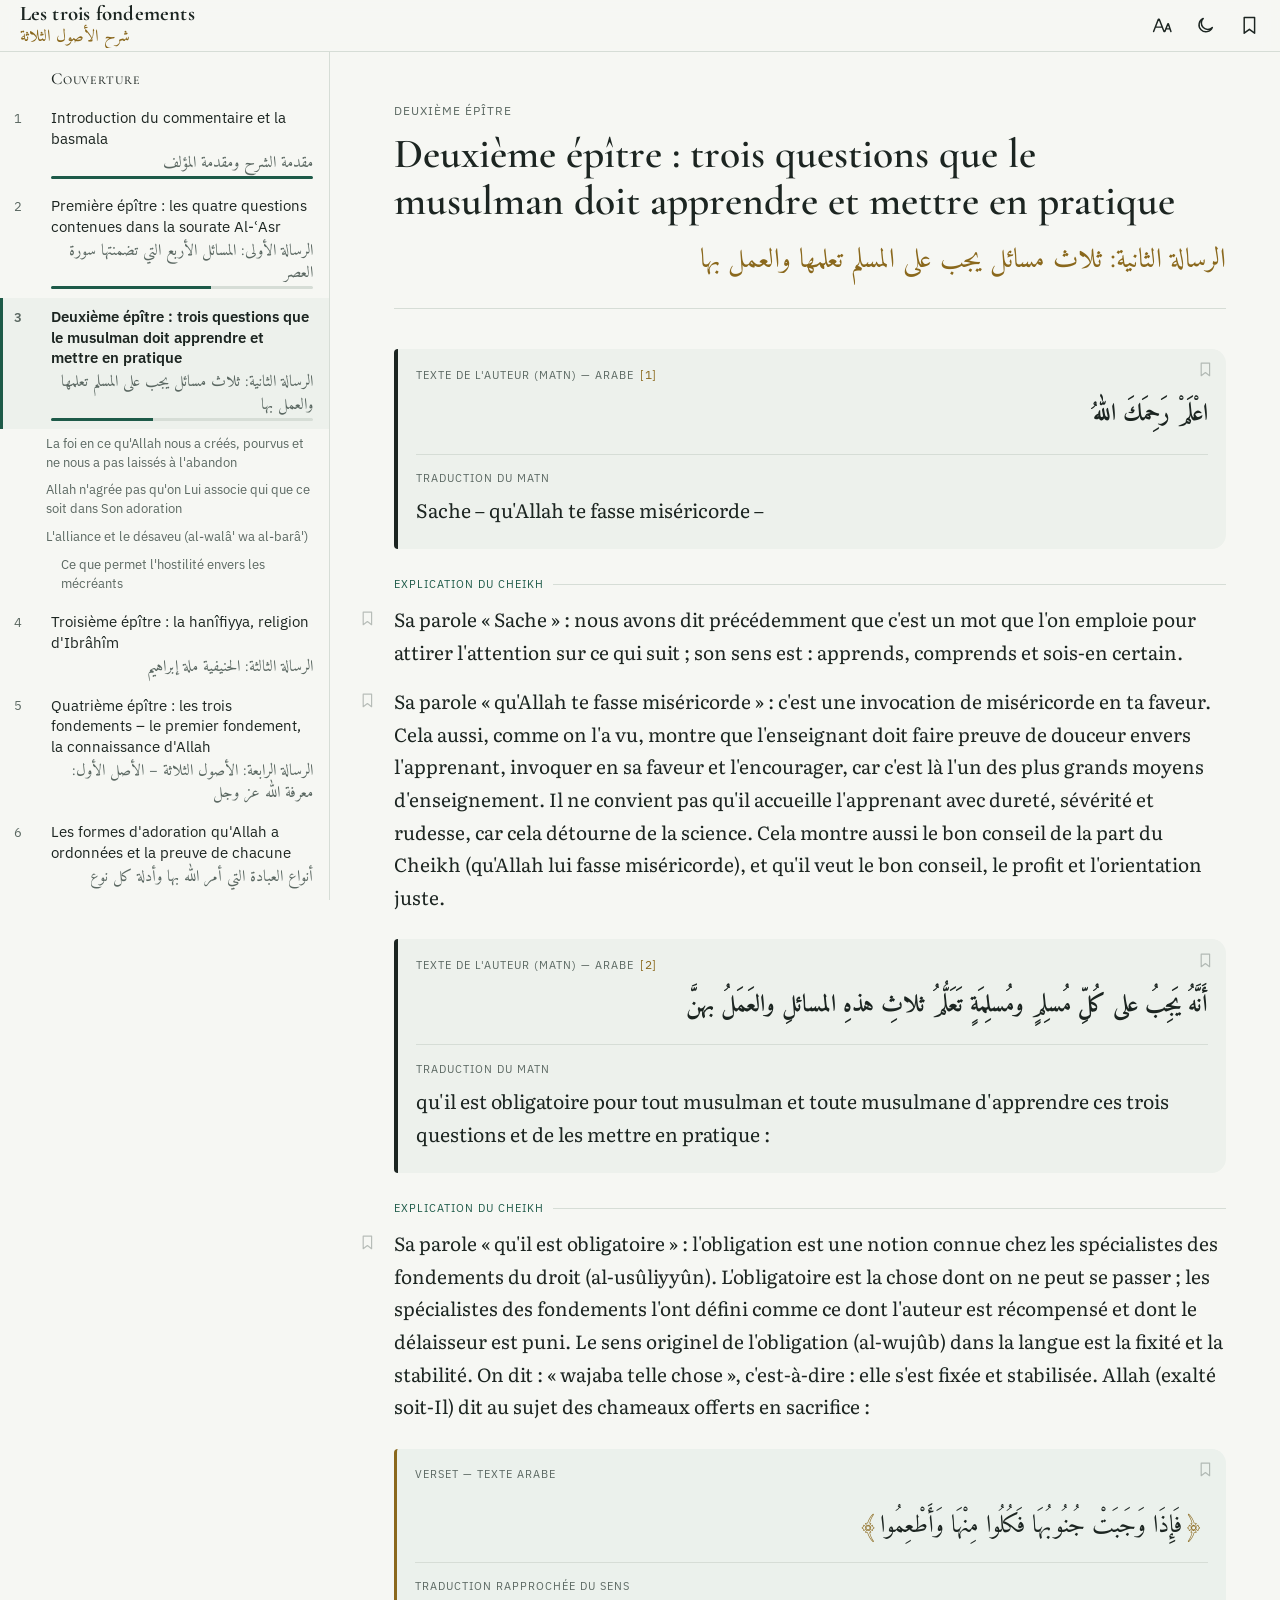
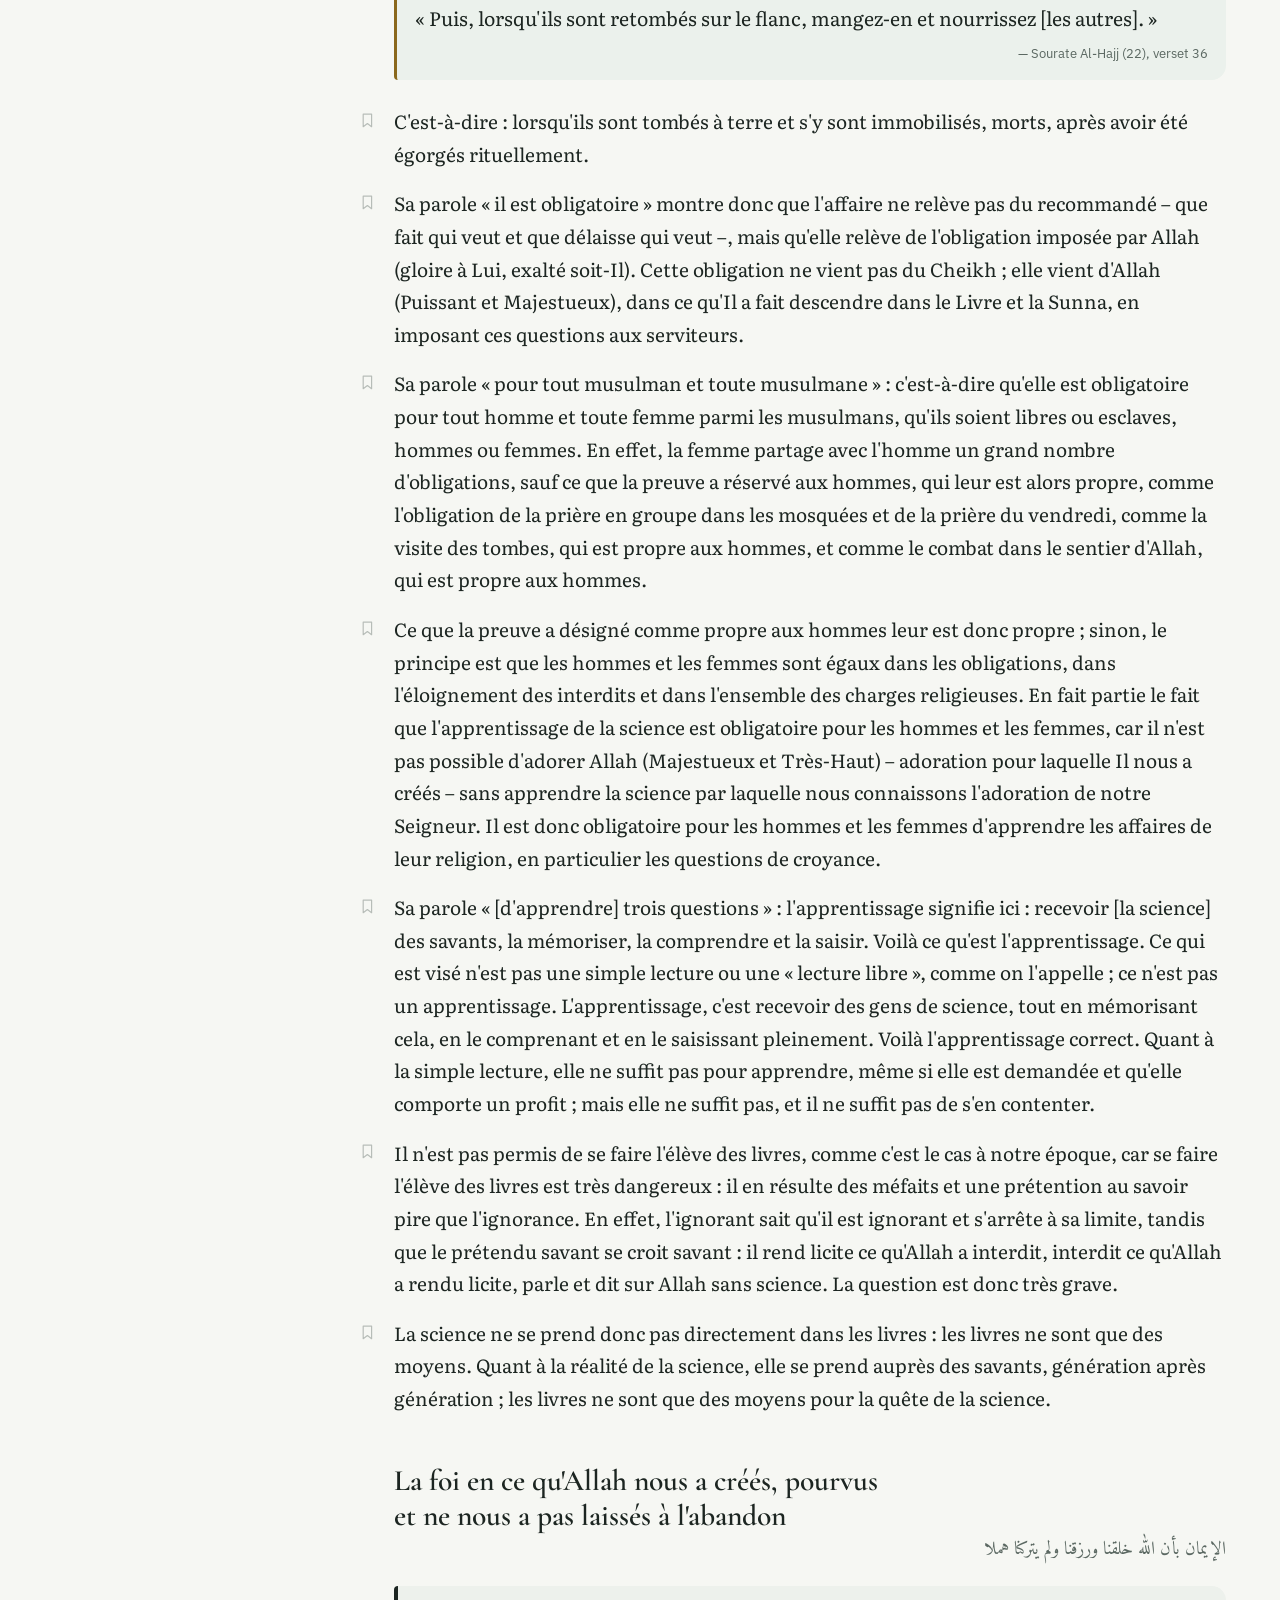
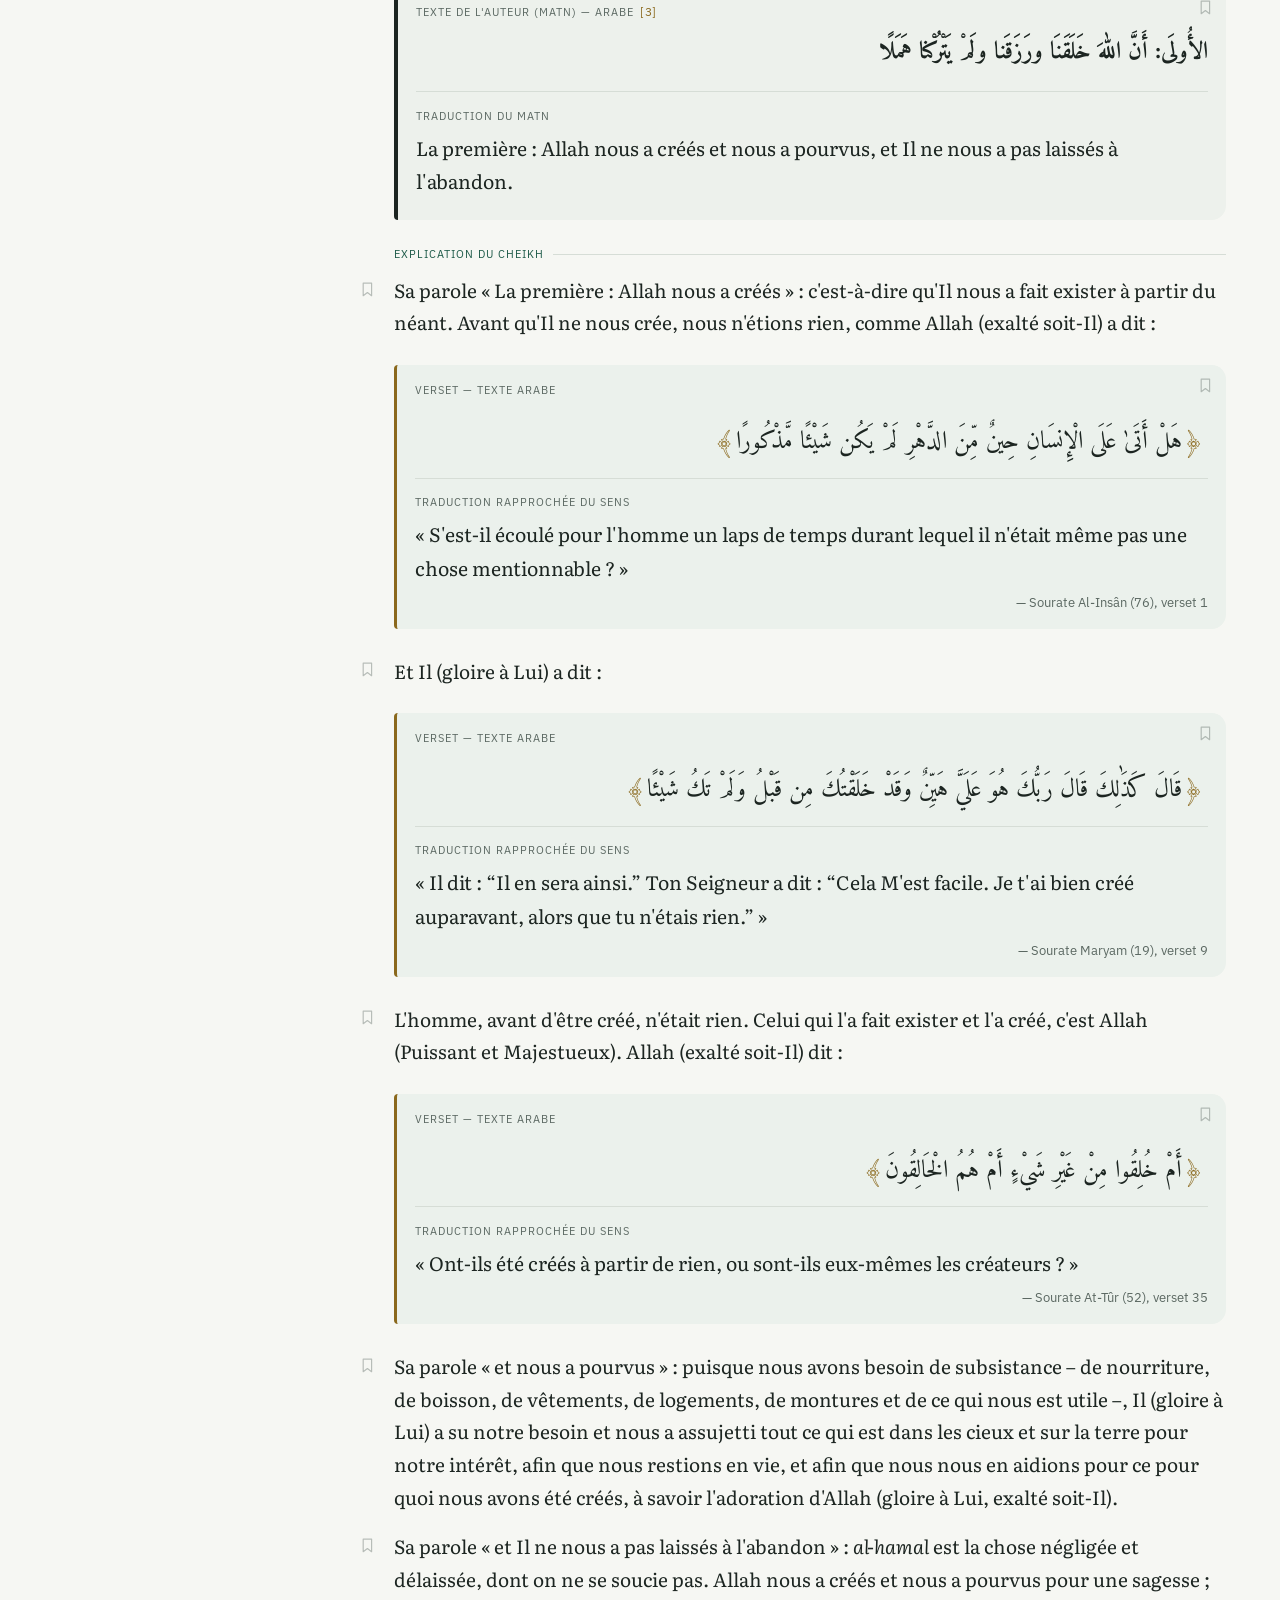
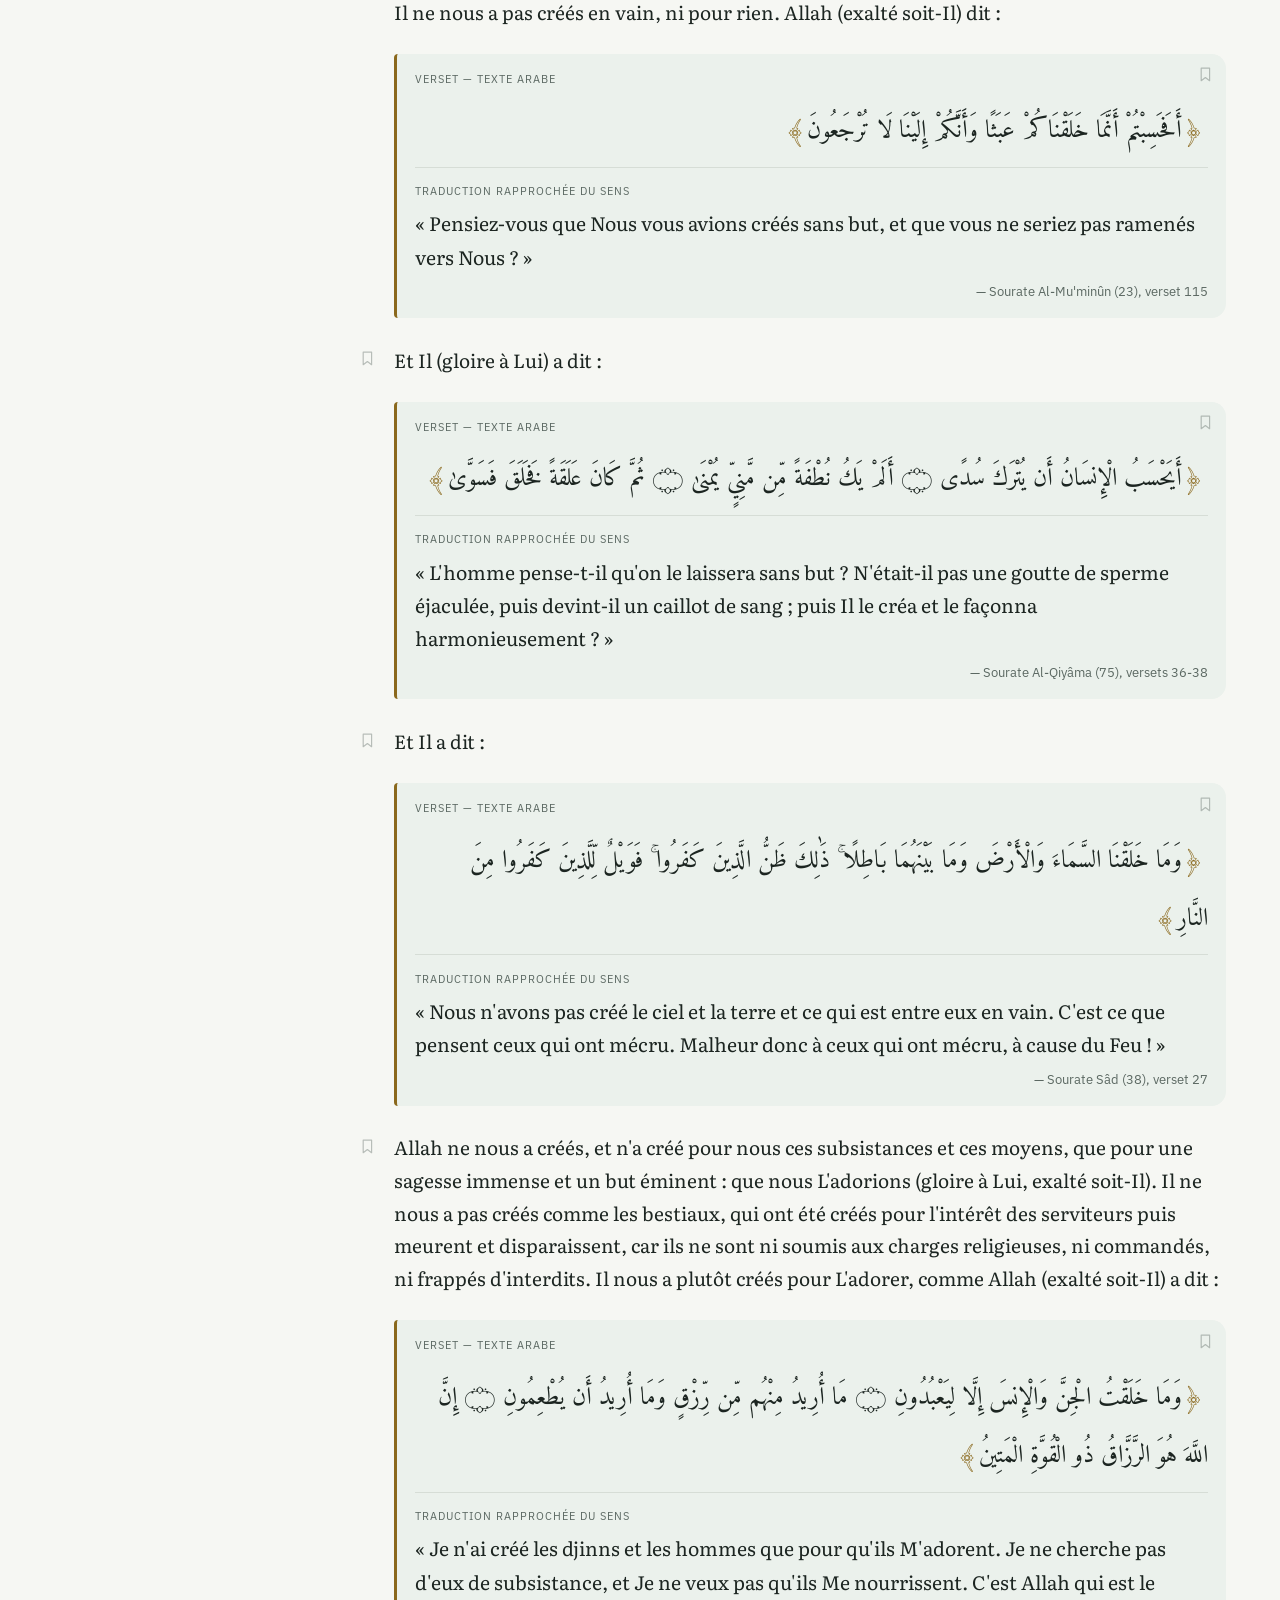
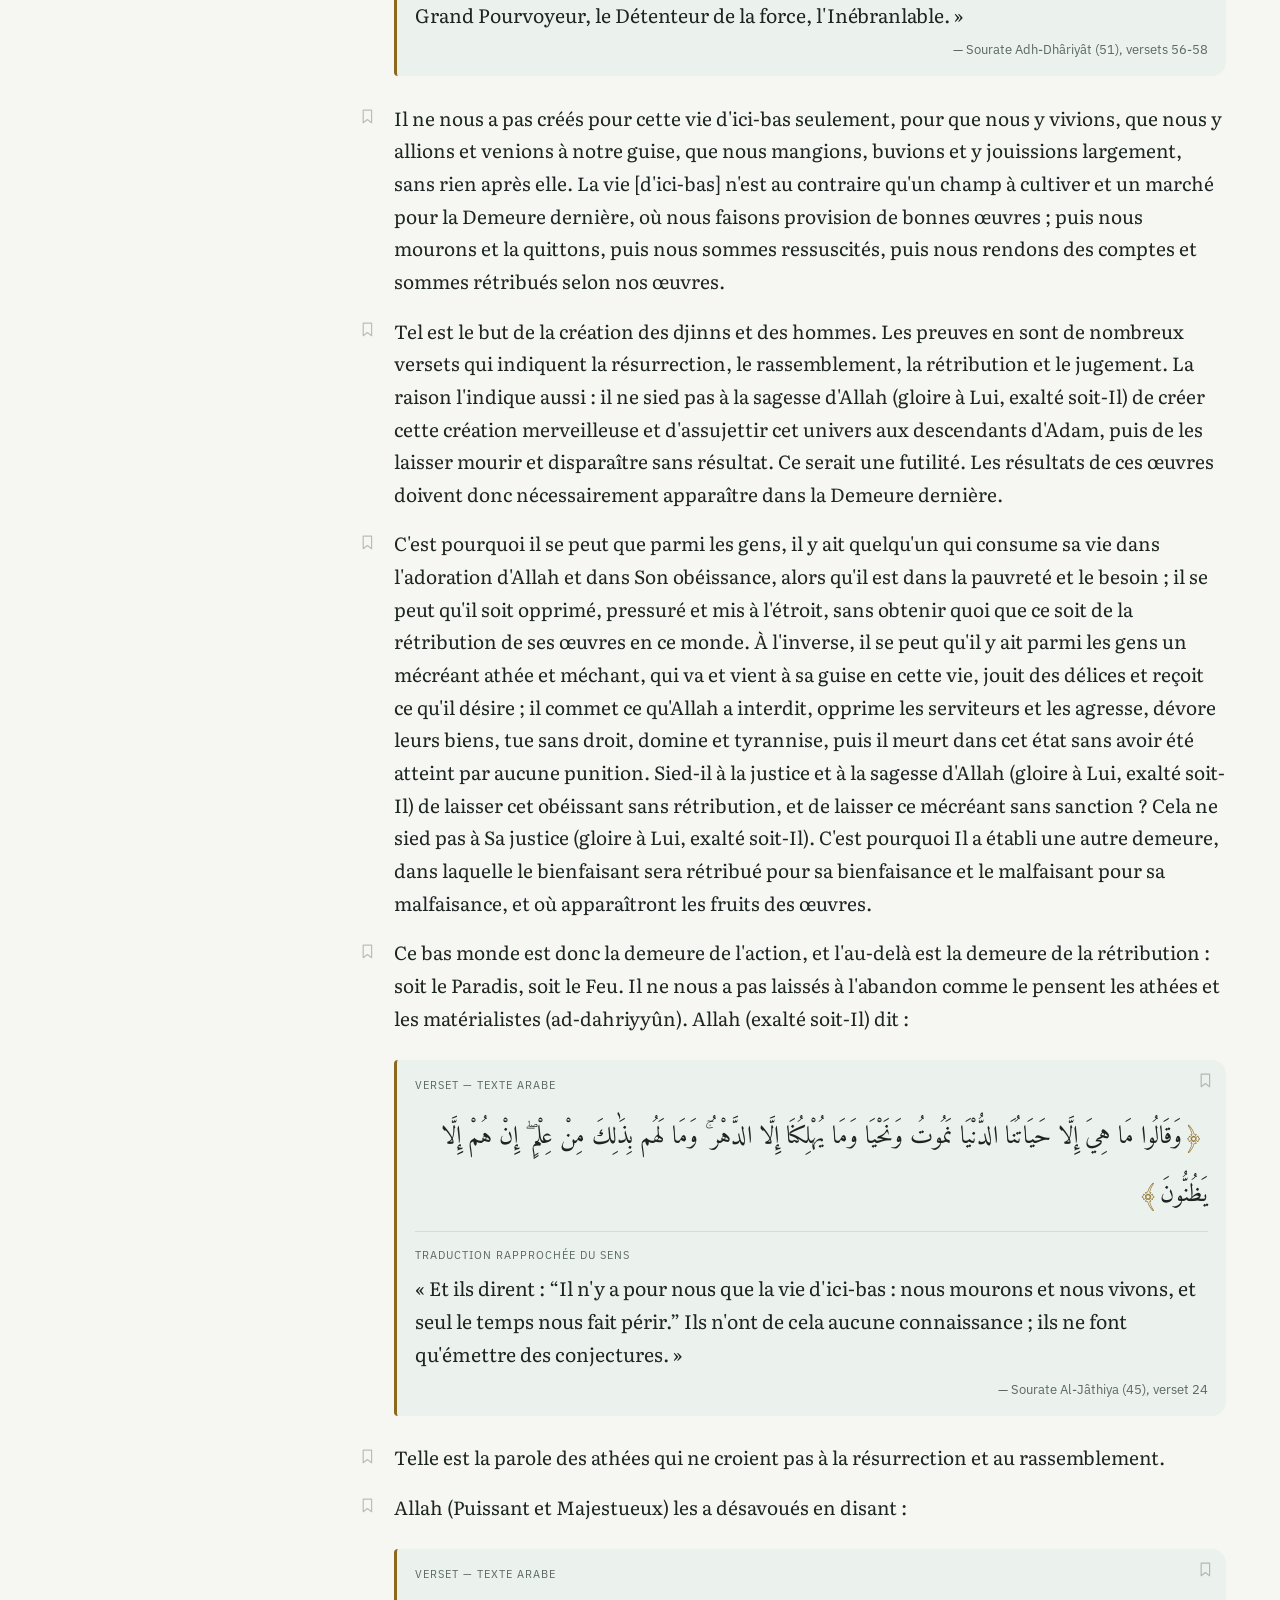
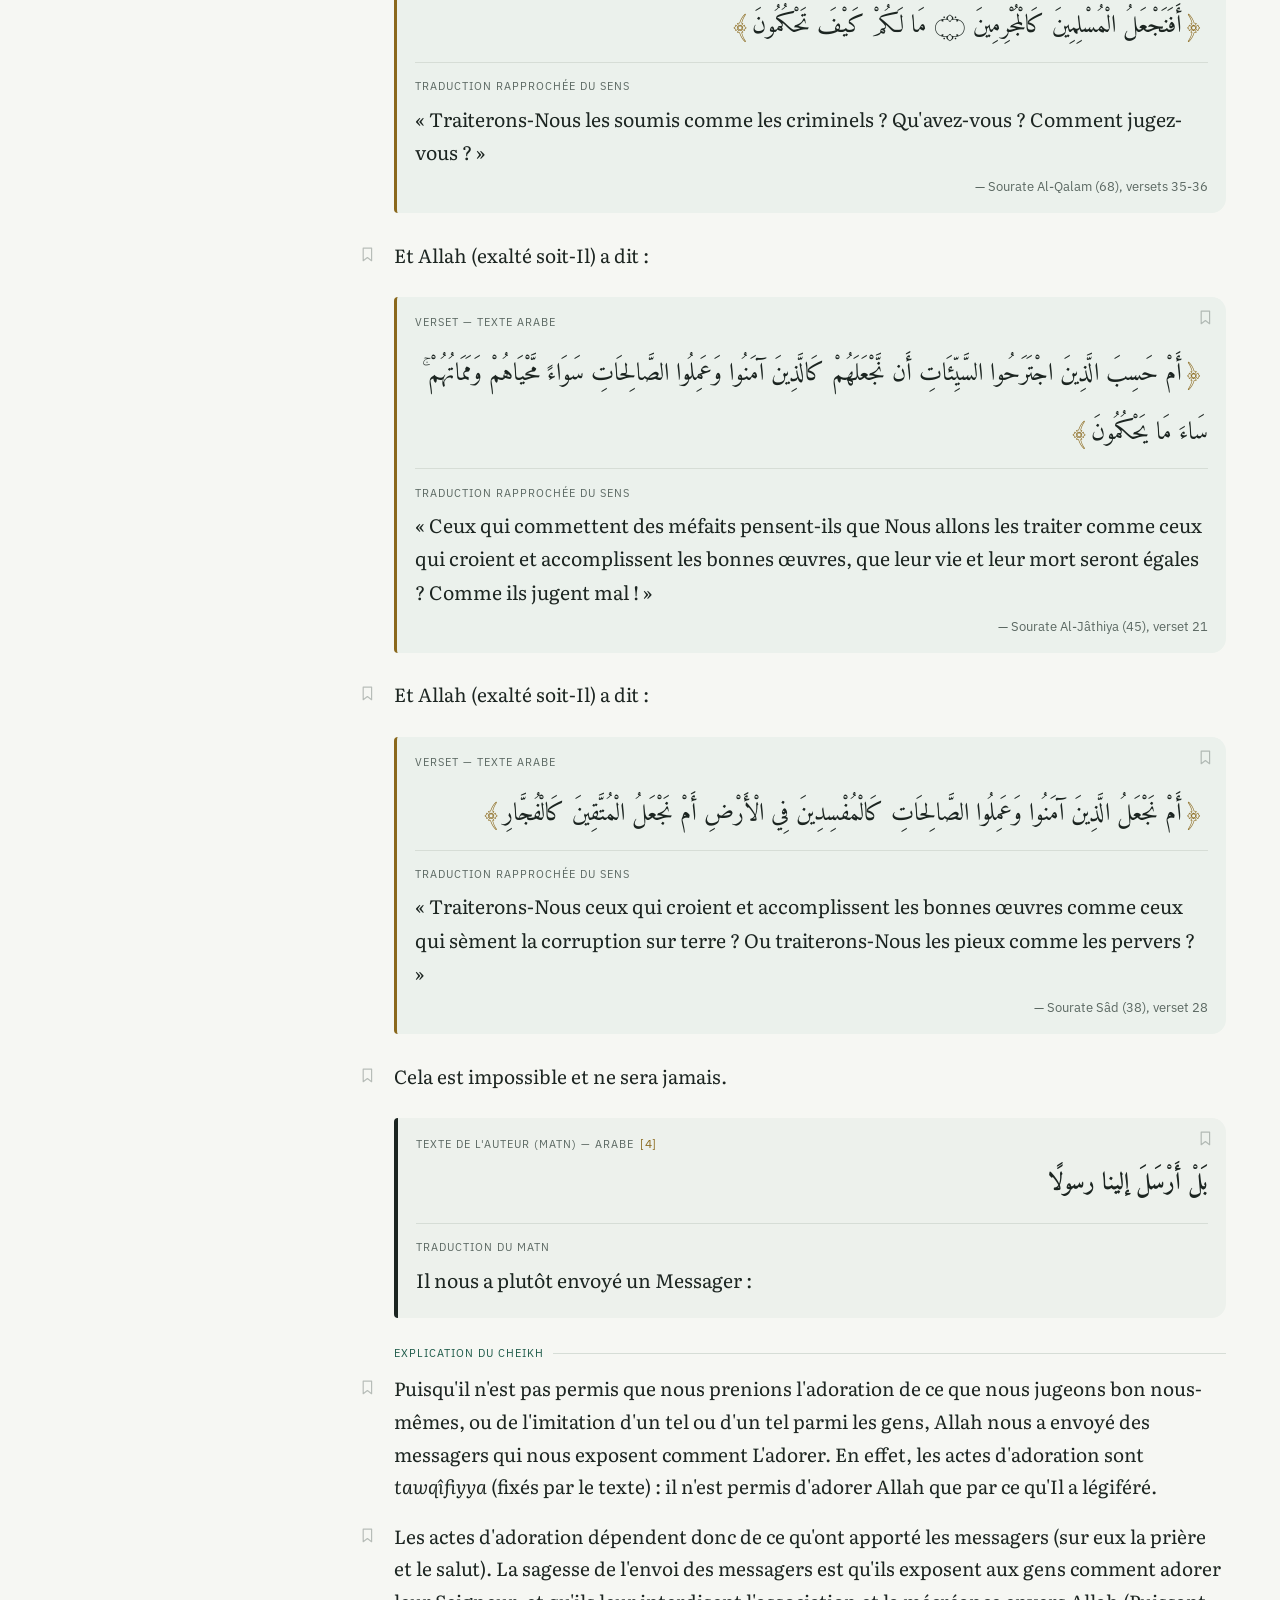
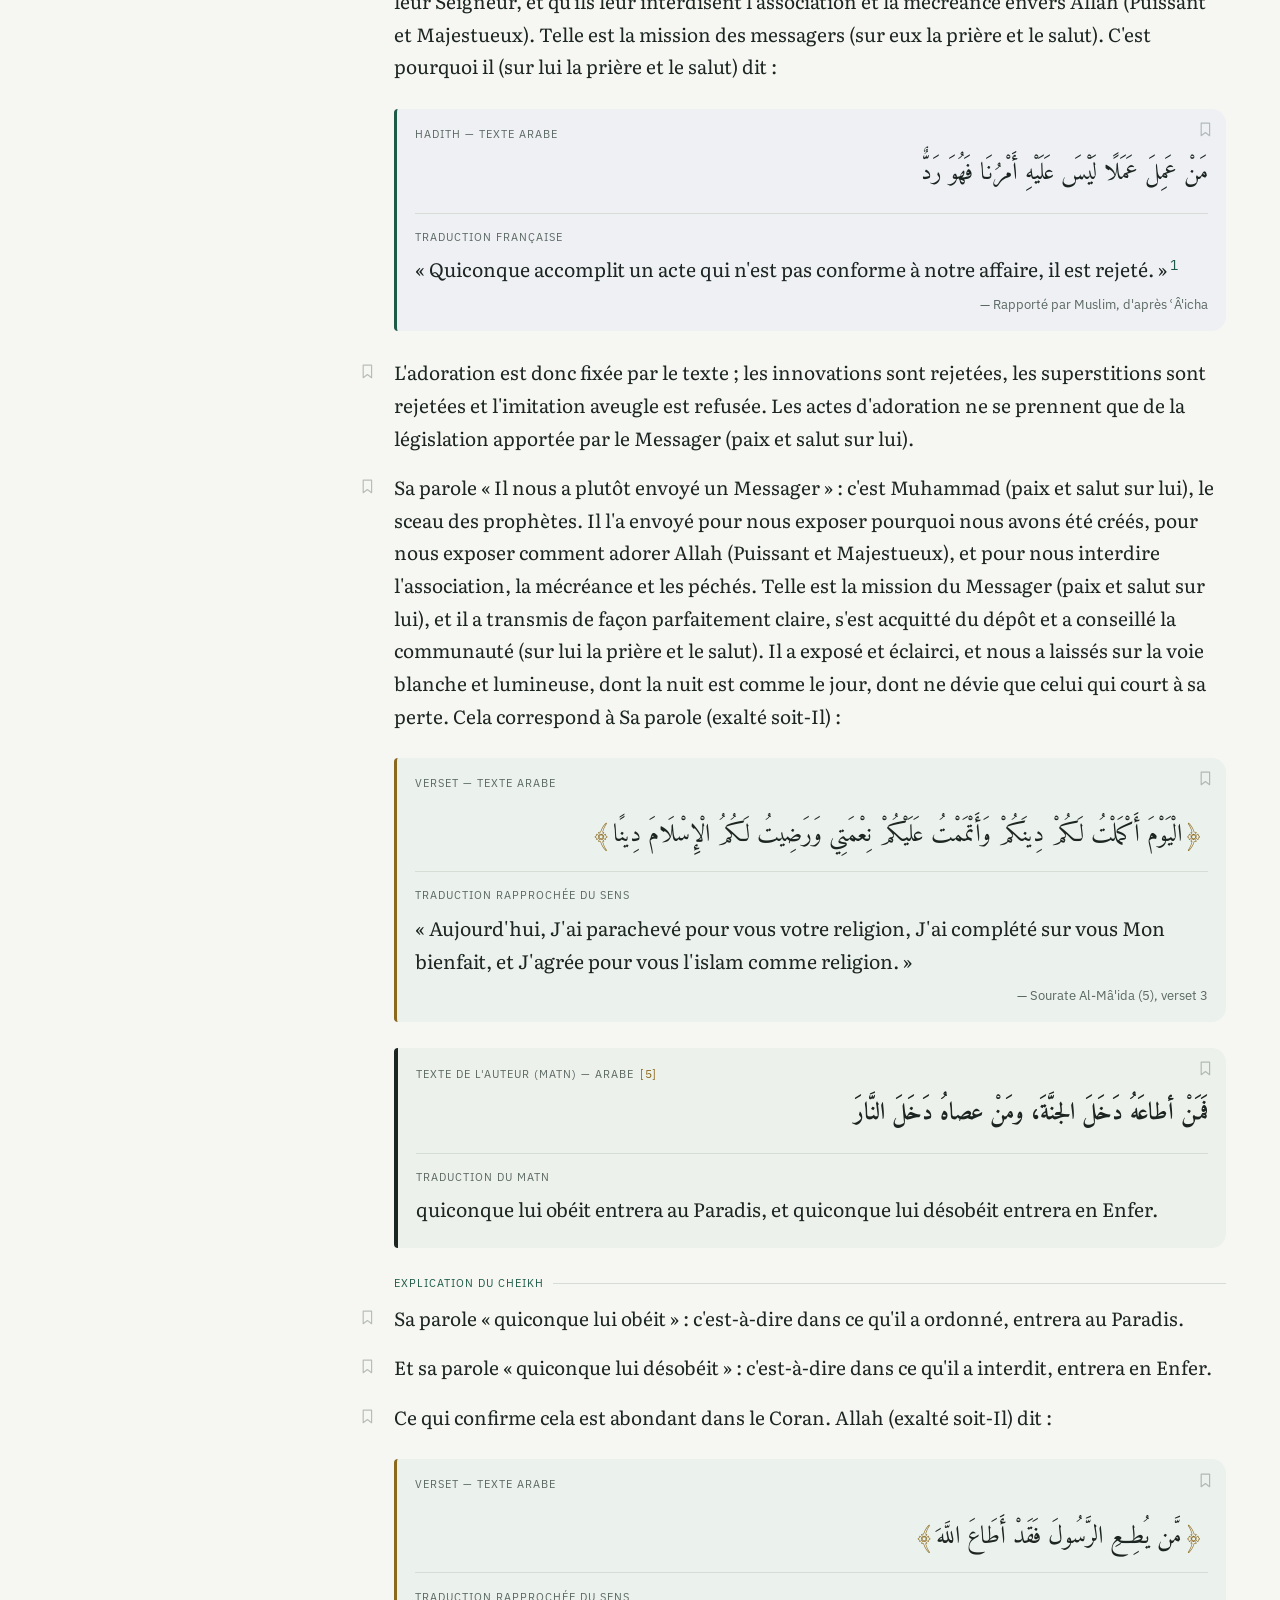
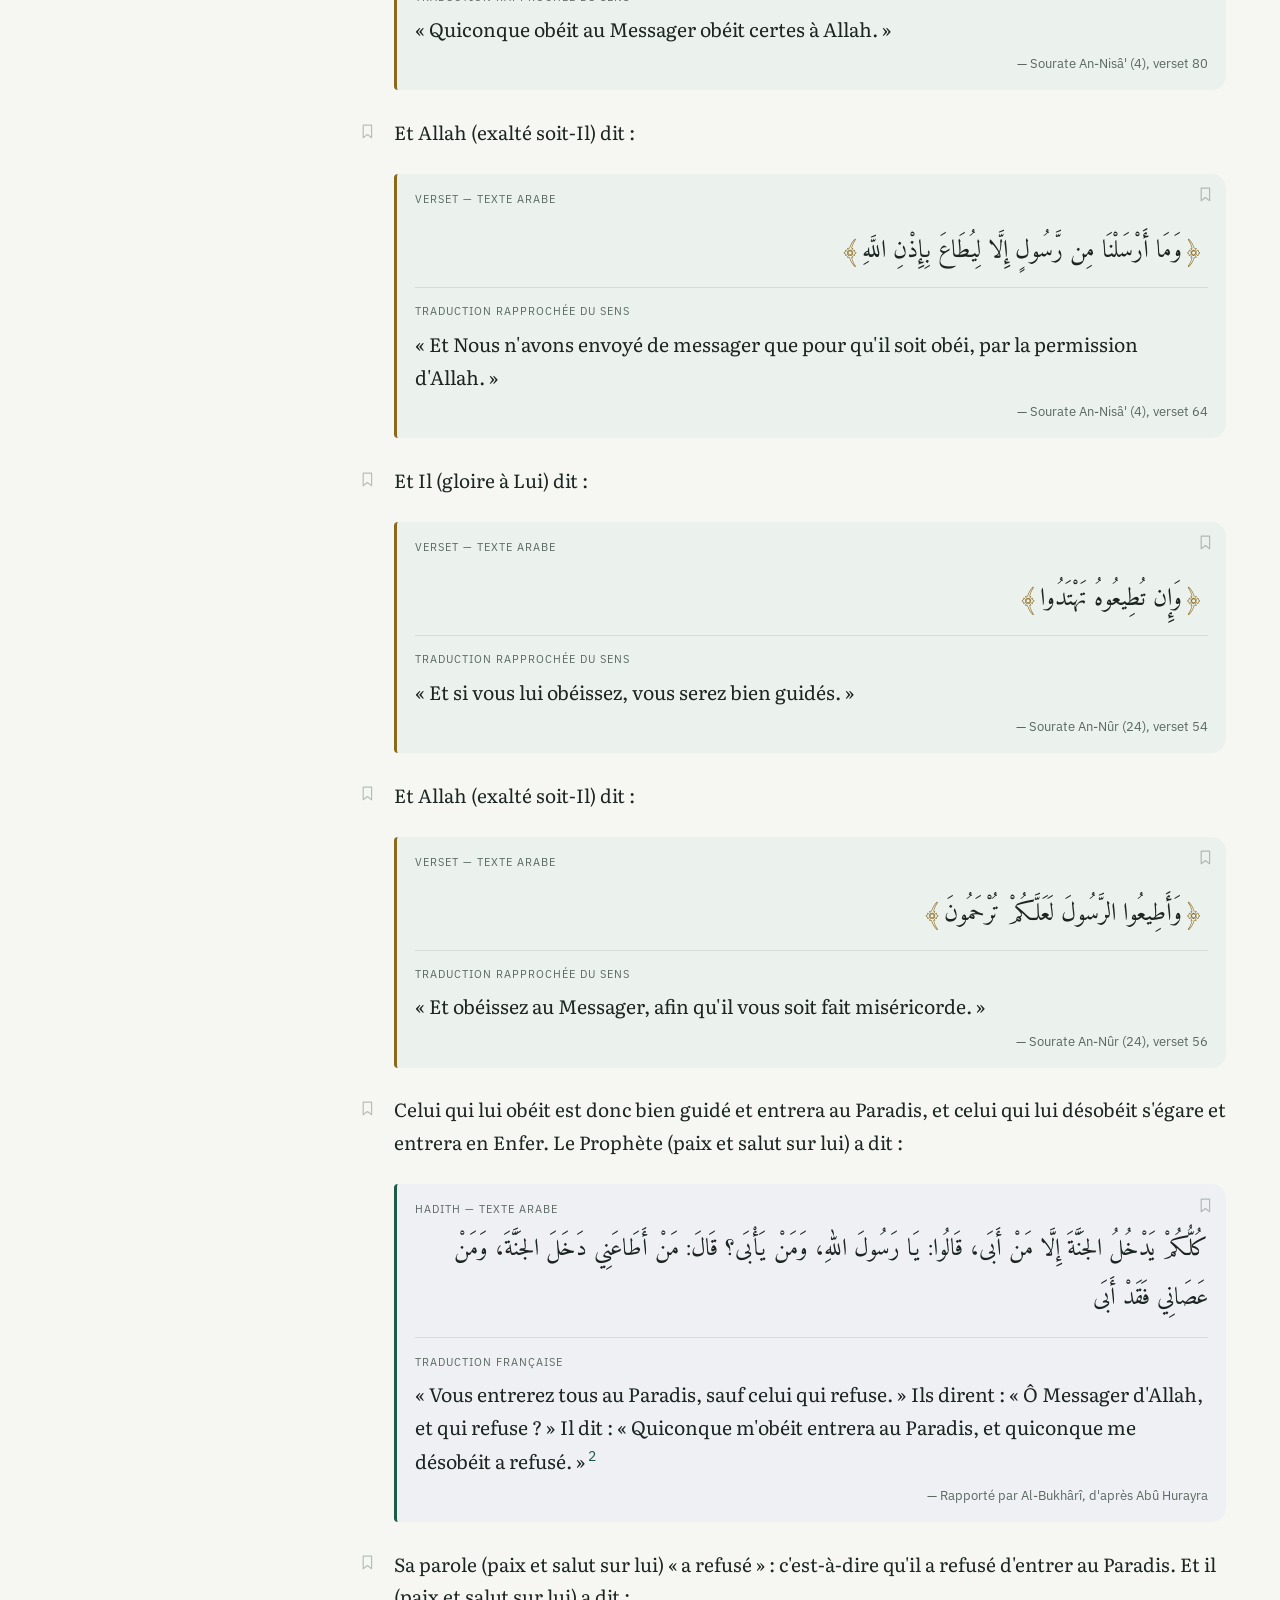
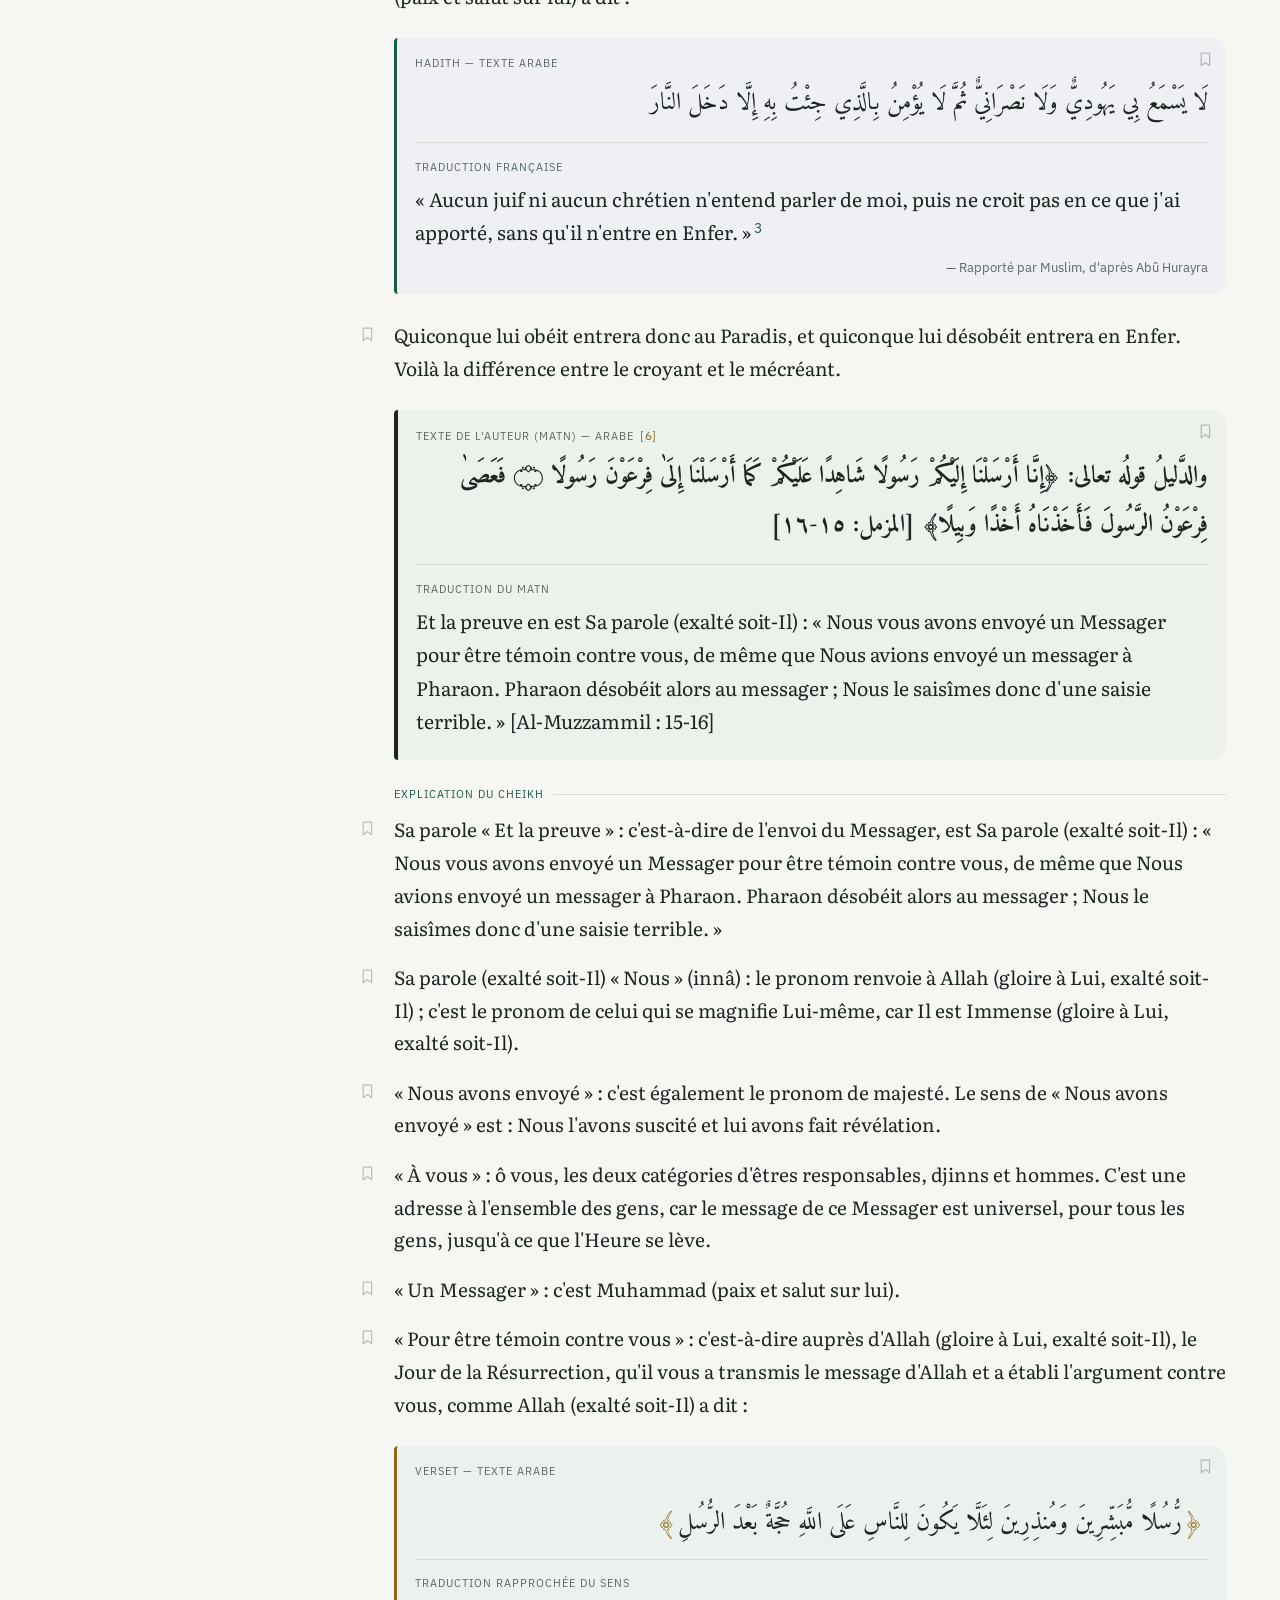
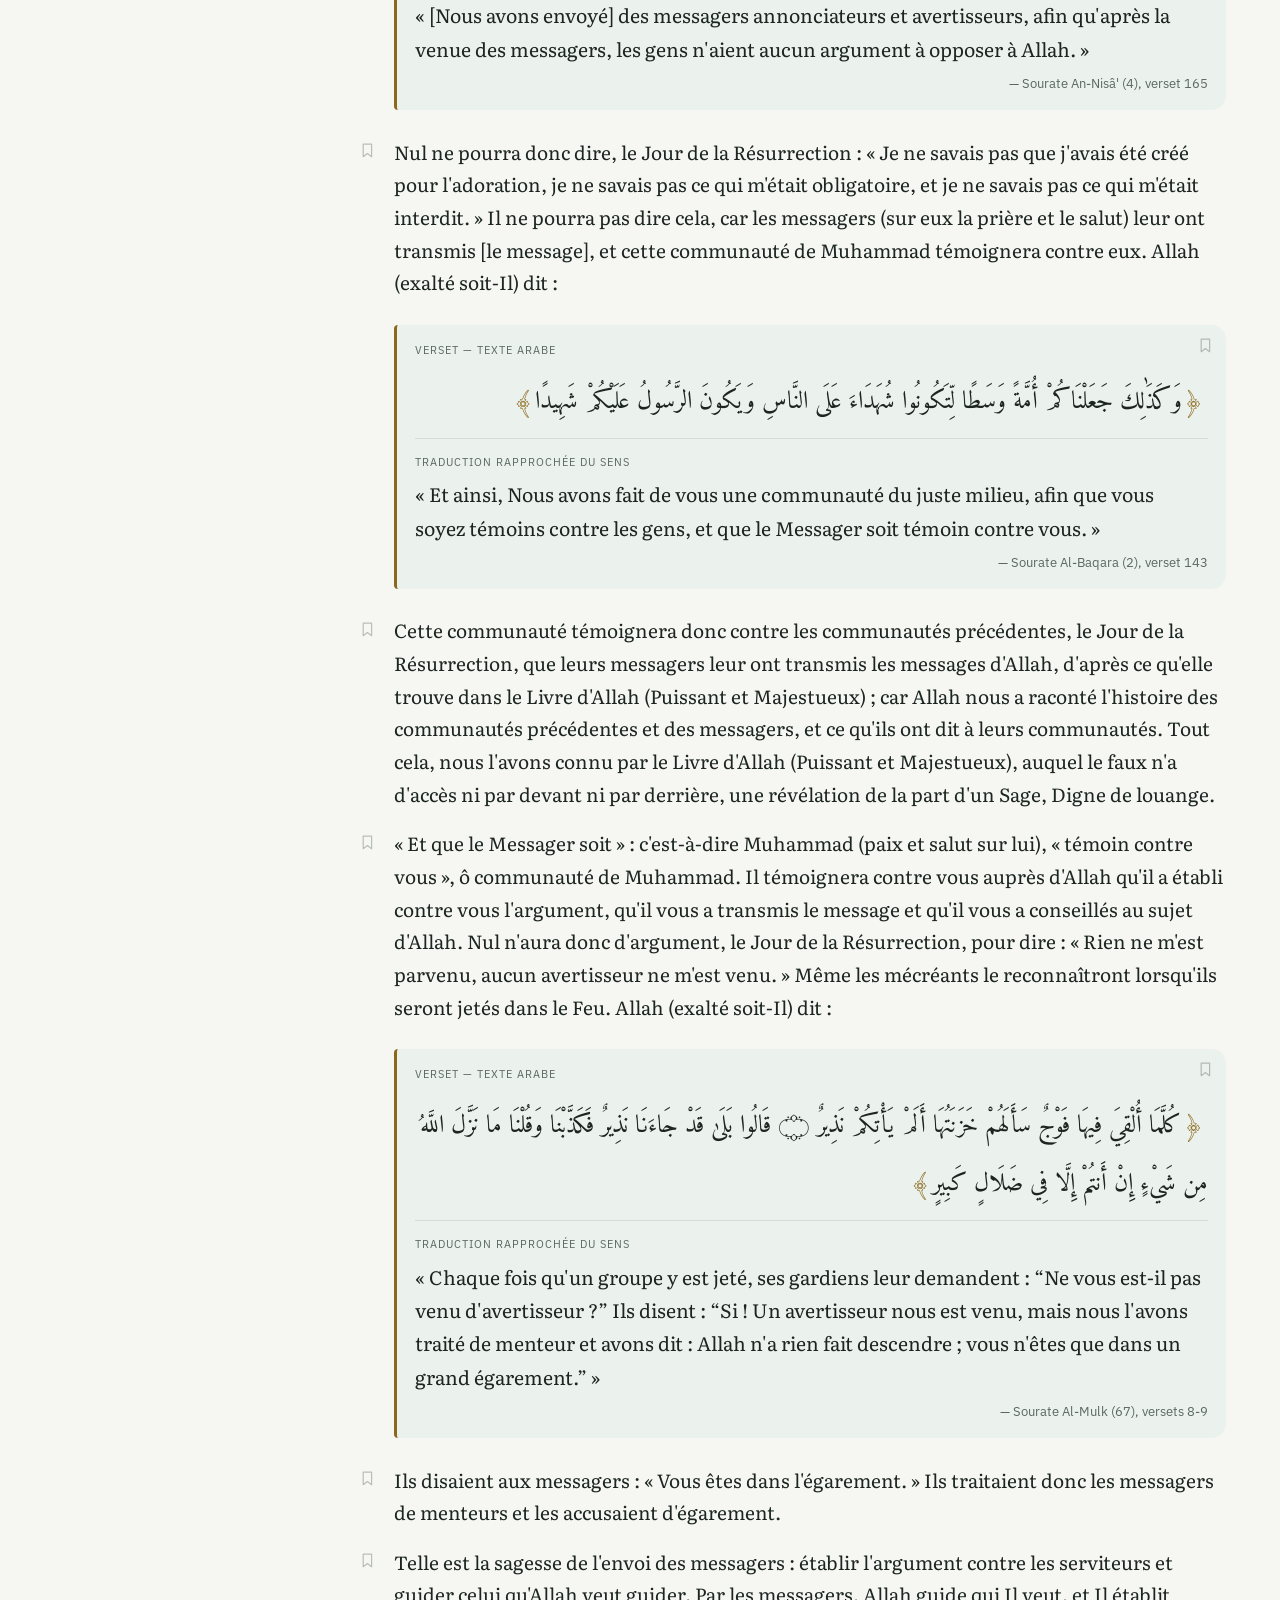
<file: 03-trois-questions.html>
<!doctype html>
<html lang="fr">
<head>
<meta charset="utf-8">
<meta name="viewport" content="width=device-width,initial-scale=1,viewport-fit=cover">
<title>Deuxième épître : trois questions que le musulman doit apprendre et mettre en pratique — Charh al-Usûl ath-Thalâtha</title>
<meta name="description" content="Traduction française intégrale du commentaire de Cheikh Sâlih Al-Fawzân sur « Les trois fondements » de Cheikh Muhammad ibn ʿAbd al-Wahhâb">
<meta name="color-scheme" content="light dark">
<meta name="theme-color" content="#f6f7f3" media="(prefers-color-scheme: light)"><meta name="theme-color" content="#111614" media="(prefers-color-scheme: dark)">
<script>try{var t=sessionStorage.getItem('usul3.theme');if(t)document.documentElement.setAttribute('data-theme',t)}catch(e){}</script>
<link rel="icon" href="assets/icons/logo.svg" type="image/svg+xml">
<link rel="icon" href="assets/icons/icon-32.png" sizes="32x32" type="image/png">
<link rel="apple-touch-icon" href="assets/icons/icon-180.png">
<link rel="manifest" href="manifest.webmanifest">
<link rel="stylesheet" href="fonts/fonts.css">
<link rel="stylesheet" href="assets/style.css">
</head>
<body>
<header class="bar">
  <button class="ico" id="btn-menu" type="button" aria-label="Sommaire" aria-controls="toc"><svg viewBox="0 0 24 24"><path d="M4 6h16M4 12h16M4 18h11"/></svg></button>
  <a class="bar-title" href="index.html"><span class="bt-fr">Les trois fondements</span><span class="bt-ar" lang="ar">شرح الأصول الثلاثة</span></a>
  <div class="bar-tools">
    <button class="ico" id="btn-font" type="button" aria-label="Taille du texte"><svg viewBox="0 0 24 24"><path d="M3 19 8.5 5h1L15 19M5 14h8M16 19l3.5-9h.5L23 19M17 16h5"/></svg></button>
    <button class="ico" id="btn-theme" type="button" aria-label="Thème clair ou sombre"><svg viewBox="0 0 24 24"><path d="M20 14.5A8 8 0 1 1 9.5 4a6.5 6.5 0 0 0 10.5 10.5z"/></svg></button>
    <button class="ico" id="btn-bm" type="button" aria-label="Marque-pages" aria-controls="bmpanel"><svg viewBox="0 0 24 24"><path d="M6 3h12v18l-6-4.5L6 21z"/></svg><span class="badge" id="bm-count" hidden></span></button>
  </div>
  <div class="readbar" aria-hidden="true"><i id="readbar"></i></div>
</header>
<nav class="toc" id="toc" aria-label="Sommaire du livre">
  <div class="toc-head"><strong>Sommaire</strong><button class="ico" id="btn-toc-close" type="button" aria-label="Fermer le sommaire"><svg viewBox="0 0 24 24"><path d="M6 6l12 12M18 6 6 18"/></svg></button></div>
  <ol class="toc-list"><li class="toc-item toc-cover"><a href="index.html#couverture"><span class="toc-n" aria-hidden="true"></span><span class="toc-t">Couverture</span><span class="toc-prog" aria-hidden="true"></span></a></li><li class="toc-item"><a href="01-introduction.html" data-ch="01"><span class="toc-n">1</span><span class="toc-t">Introduction du commentaire et la basmala<span class="toc-ar" lang="ar" dir="rtl">مقدمة الشرح ومقدمة المؤلف</span></span><span class="toc-prog" aria-hidden="true"></span></a></li><li class="toc-item"><a href="02-quatre-questions.html" data-ch="02"><span class="toc-n">2</span><span class="toc-t">Première épître : les quatre questions contenues dans la sourate Al-ʿAsr<span class="toc-ar" lang="ar" dir="rtl">الرسالة الأولى: المسائل الأربع التي تضمنتها سورة العصر</span></span><span class="toc-prog" aria-hidden="true"></span></a></li><li class="toc-item is-current"><a href="03-trois-questions.html" data-ch="03"><span class="toc-n">3</span><span class="toc-t">Deuxième épître : trois questions que le musulman doit apprendre et mettre en pratique<span class="toc-ar" lang="ar" dir="rtl">الرسالة الثانية: ثلاث مسائل يجب على المسلم تعلمها والعمل بها</span></span><span class="toc-prog" aria-hidden="true"></span></a><ol class="toc-sub"><li class="l2"><a href="#b14">La foi en ce qu&#x27;Allah nous a créés, pourvus et ne nous a pas laissés à l&#x27;abandon</a></li><li class="l2"><a href="#b98">Allah n&#x27;agrée pas qu&#x27;on Lui associe qui que ce soit dans Son adoration</a></li><li class="l2"><a href="#b148">L&#x27;alliance et le désaveu (al-walâ&#x27; wa al-barâ&#x27;)</a></li><li class="l3"><a href="#b192">Ce que permet l&#x27;hostilité envers les mécréants</a></li></ol></li><li class="toc-item"><a href="04-hanifiyya.html" data-ch="04"><span class="toc-n">4</span><span class="toc-t">Troisième épître : la hanîfiyya, religion d&#x27;Ibrâhîm<span class="toc-ar" lang="ar" dir="rtl">الرسالة الثالثة: الحنيفية ملة إبراهيم</span></span><span class="toc-prog" aria-hidden="true"></span></a></li><li class="toc-item"><a href="05-premier-fondement.html" data-ch="05"><span class="toc-n">5</span><span class="toc-t">Quatrième épître : les trois fondements – le premier fondement, la connaissance d&#x27;Allah<span class="toc-ar" lang="ar" dir="rtl">الرسالة الرابعة: الأصول الثلاثة – الأصل الأول: معرفة الله عز وجل</span></span><span class="toc-prog" aria-hidden="true"></span></a></li><li class="toc-item"><a href="06-formes-adoration.html" data-ch="06"><span class="toc-n">6</span><span class="toc-t">Les formes d&#x27;adoration qu&#x27;Allah a ordonnées et la preuve de chacune<span class="toc-ar" lang="ar" dir="rtl">أنواع العبادة التي أمر الله بها وأدلة كل نوع</span></span><span class="toc-prog" aria-hidden="true"></span></a></li><li class="toc-item"><a href="07-deuxieme-fondement.html" data-ch="07"><span class="toc-n">7</span><span class="toc-t">Le deuxième fondement : la connaissance de la religion de l&#x27;islam – le degré de l&#x27;islam<span class="toc-ar" lang="ar" dir="rtl">الأصل الثاني: معرفة دين الإسلام – المرتبة الأولى: الإسلام</span></span><span class="toc-prog" aria-hidden="true"></span></a></li><li class="toc-item"><a href="08-degre-iman.html" data-ch="08"><span class="toc-n">8</span><span class="toc-t">Le deuxième degré : la foi (al-îmân)<span class="toc-ar" lang="ar" dir="rtl">المرتبة الثانية: الإيمان</span></span><span class="toc-prog" aria-hidden="true"></span></a></li><li class="toc-item"><a href="09-degre-ihsan.html" data-ch="09"><span class="toc-n">9</span><span class="toc-t">Le troisième degré : l&#x27;excellence (al-ihsân) et le hadith de Jibrîl<span class="toc-ar" lang="ar" dir="rtl">المرتبة الثالثة: الإحسان – حديث جبريل</span></span><span class="toc-prog" aria-hidden="true"></span></a></li><li class="toc-item"><a href="10-troisieme-fondement.html" data-ch="10"><span class="toc-n">10</span><span class="toc-t">Le troisième fondement : la connaissance de notre Prophète Muhammad – de sa naissance à l&#x27;Hégire<span class="toc-ar" lang="ar" dir="rtl">الأصل الثالث: معرفة نبينا محمد ﷺ – من مولده إلى الهجرة</span></span><span class="toc-prog" aria-hidden="true"></span></a></li><li class="toc-item"><a href="11-medine-resurrection-messagers.html" data-ch="11"><span class="toc-n">11</span><span class="toc-t">L&#x27;établissement à Médine, la mort du Prophète, la résurrection et les messagers<span class="toc-ar" lang="ar" dir="rtl">الاستقرار في المدينة – وفاته ﷺ – البعث والحساب – الإيمان بالرسل</span></span><span class="toc-prog" aria-hidden="true"></span></a></li><li class="toc-item"><a href="12-taghout.html" data-ch="12"><span class="toc-n">12</span><span class="toc-t">La mécréance envers le Tâghût et la foi en Allah – les catégories de tawâghît<span class="toc-ar" lang="ar" dir="rtl">الكفر بالطاغوت والإيمان بالله – أنواع الطواغيت</span></span><span class="toc-prog" aria-hidden="true"></span></a></li></ol>
  <div class="toc-foot"><button type="button" class="link" id="btn-reset">Réinitialiser la lecture…</button>
  <div class="confirm" id="reset-confirm" hidden><p>Effacer la progression, la position de lecture et tous les marque-pages ?</p><div class="row"><button type="button" class="btn danger" id="reset-yes">Tout effacer</button><button type="button" class="btn" id="reset-no">Annuler</button></div></div></div>
</nav>
<aside class="bmpanel" id="bmpanel" aria-label="Marque-pages" hidden>
  <div class="toc-head"><strong>Marque-pages</strong><button class="ico" id="btn-bm-close" type="button" aria-label="Fermer"><svg viewBox="0 0 24 24"><path d="M6 6l12 12M18 6 6 18"/></svg></button></div>
  <p class="hint">Touchez l'icône <svg class="inl" viewBox="0 0 24 24"><path d="M6 3h12v18l-6-4.5L6 21z"/></svg> en marge d'un passage pour le marquer. Votre position de lecture est enregistrée automatiquement.</p>
  <ol id="bm-list" class="bm-list"></ol>
  <div class="toc-foot"><button type="button" class="link" id="bm-clear">Supprimer tous les marque-pages…</button>
  <div class="confirm" id="bm-confirm" hidden><p>Supprimer tous les marque-pages ?</p><div class="row"><button type="button" class="btn danger" id="bm-yes">Supprimer</button><button type="button" class="btn" id="bm-no">Annuler</button></div></div></div>
</aside>
<div class="scrim" id="scrim" hidden></div>
<div class="fontpop" id="fontpop" hidden><button type="button" class="btn" data-fs="-1" aria-label="Réduire">A−</button><span id="fs-val">100 %</span><button type="button" class="btn" data-fs="1" aria-label="Agrandir">A+</button></div>
<div class="toast" id="toast" role="status" hidden></div>
<main class="page" data-chapter="03">
  <header class="ch-head">
    <p class="ch-kicker">Deuxième épître</p>
    <h1>Deuxième épître : trois questions que le musulman doit apprendre et mettre en pratique</h1>
    <p class="ch-ar" lang="ar" dir="rtl">الرسالة الثانية: ثلاث مسائل يجب على المسلم تعلمها والعمل بها</p>
  </header>
  <article class="text">
<figure class="cite cite-m" id="b1" data-b><button class="bm" type="button" aria-label="Marquer ce passage" title="Marquer ce passage"><svg viewBox="0 0 24 24" aria-hidden="true"><path d="M6 3h12v18l-6-4.5L6 21z"/></svg></button>
<div class="cite-label">Texte de l'auteur (matn) — arabe<span class="mnum">[1]</span></div>
<blockquote class="ar" lang="ar" dir="rtl">اعْلَمْ رَحِمَكَ اللهُ</blockquote>
<div class="cite-label">Traduction du matn</div>
<p class="tr">Sache – qu'Allah te fasse miséricorde –</p>
</figure>
<div class="sharh-label">Explication du Cheikh</div>
<p id="b2" data-b><button class="bm" type="button" aria-label="Marquer ce passage" title="Marquer ce passage"><svg viewBox="0 0 24 24" aria-hidden="true"><path d="M6 3h12v18l-6-4.5L6 21z"/></svg></button>Sa parole « Sache » : nous avons dit précédemment que c'est un mot que l'on emploie pour attirer l'attention sur ce qui suit ; son sens est : apprends, comprends et sois-en certain.</p>
<p id="b3" data-b><button class="bm" type="button" aria-label="Marquer ce passage" title="Marquer ce passage"><svg viewBox="0 0 24 24" aria-hidden="true"><path d="M6 3h12v18l-6-4.5L6 21z"/></svg></button>Sa parole « qu'Allah te fasse miséricorde » : c'est une invocation de miséricorde en ta faveur. Cela aussi, comme on l'a vu, montre que l'enseignant doit faire preuve de douceur envers l'apprenant, invoquer en sa faveur et l'encourager, car c'est là l'un des plus grands moyens d'enseignement. Il ne convient pas qu'il accueille l'apprenant avec dureté, sévérité et rudesse, car cela détourne de la science. Cela montre aussi le bon conseil de la part du Cheikh (qu'Allah lui fasse miséricorde), et qu'il veut le bon conseil, le profit et l'orientation juste.</p>
<figure class="cite cite-m" id="b4" data-b><button class="bm" type="button" aria-label="Marquer ce passage" title="Marquer ce passage"><svg viewBox="0 0 24 24" aria-hidden="true"><path d="M6 3h12v18l-6-4.5L6 21z"/></svg></button>
<div class="cite-label">Texte de l'auteur (matn) — arabe<span class="mnum">[2]</span></div>
<blockquote class="ar" lang="ar" dir="rtl">أَنَّهُ يَجِبُ على كُلِّ مُسلِمٍ ومُسلِمَةٍ تَعَلُّمُ ثلاثِ هذهِ المسائلِ والعَمَلُ بهنَّ</blockquote>
<div class="cite-label">Traduction du matn</div>
<p class="tr">qu'il est obligatoire pour tout musulman et toute musulmane d'apprendre ces trois questions et de les mettre en pratique :</p>
</figure>
<div class="sharh-label">Explication du Cheikh</div>
<p id="b5" data-b><button class="bm" type="button" aria-label="Marquer ce passage" title="Marquer ce passage"><svg viewBox="0 0 24 24" aria-hidden="true"><path d="M6 3h12v18l-6-4.5L6 21z"/></svg></button>Sa parole « qu'il est obligatoire » : l'obligation est une notion connue chez les spécialistes des fondements du droit (al-usûliyyûn). L'obligatoire est la chose dont on ne peut se passer ; les spécialistes des fondements l'ont défini comme ce dont l'auteur est récompensé et dont le délaisseur est puni. Le sens originel de l'obligation (al-wujûb) dans la langue est la fixité et la stabilité. On dit : « wajaba telle chose », c'est-à-dire : elle s'est fixée et stabilisée. Allah (exalté soit-Il) dit au sujet des chameaux offerts en sacrifice :</p>
<figure class="cite cite-q" id="b6" data-b><button class="bm" type="button" aria-label="Marquer ce passage" title="Marquer ce passage"><svg viewBox="0 0 24 24" aria-hidden="true"><path d="M6 3h12v18l-6-4.5L6 21z"/></svg></button>
<div class="cite-label">Verset — texte arabe</div>
<blockquote class="ar ar-q" lang="ar" dir="rtl"><span class="orn">﴿</span>فَإِذَا وَجَبَتْ جُنُوبُهَا فَكُلُوا مِنْهَا وَأَطْعِمُوا<span class="orn">﴾</span></blockquote>
<div class="cite-label">Traduction rapprochée du sens</div>
<p class="tr">« Puis, lorsqu'ils sont retombés sur le flanc, mangez-en et nourrissez [les autres]. »</p>
<figcaption class="ref">Sourate Al-Hajj (22), verset 36</figcaption>
</figure>
<p id="b7" data-b><button class="bm" type="button" aria-label="Marquer ce passage" title="Marquer ce passage"><svg viewBox="0 0 24 24" aria-hidden="true"><path d="M6 3h12v18l-6-4.5L6 21z"/></svg></button>C'est-à-dire : lorsqu'ils sont tombés à terre et s'y sont immobilisés, morts, après avoir été égorgés rituellement.</p>
<p id="b8" data-b><button class="bm" type="button" aria-label="Marquer ce passage" title="Marquer ce passage"><svg viewBox="0 0 24 24" aria-hidden="true"><path d="M6 3h12v18l-6-4.5L6 21z"/></svg></button>Sa parole « il est obligatoire » montre donc que l'affaire ne relève pas du recommandé – que fait qui veut et que délaisse qui veut –, mais qu'elle relève de l'obligation imposée par Allah (gloire à Lui, exalté soit-Il). Cette obligation ne vient pas du Cheikh ; elle vient d'Allah (Puissant et Majestueux), dans ce qu'Il a fait descendre dans le Livre et la Sunna, en imposant ces questions aux serviteurs.</p>
<p id="b9" data-b><button class="bm" type="button" aria-label="Marquer ce passage" title="Marquer ce passage"><svg viewBox="0 0 24 24" aria-hidden="true"><path d="M6 3h12v18l-6-4.5L6 21z"/></svg></button>Sa parole « pour tout musulman et toute musulmane » : c'est-à-dire qu'elle est obligatoire pour tout homme et toute femme parmi les musulmans, qu'ils soient libres ou esclaves, hommes ou femmes. En effet, la femme partage avec l'homme un grand nombre d'obligations, sauf ce que la preuve a réservé aux hommes, qui leur est alors propre, comme l'obligation de la prière en groupe dans les mosquées et de la prière du vendredi, comme la visite des tombes, qui est propre aux hommes, et comme le combat dans le sentier d'Allah, qui est propre aux hommes.</p>
<p id="b10" data-b><button class="bm" type="button" aria-label="Marquer ce passage" title="Marquer ce passage"><svg viewBox="0 0 24 24" aria-hidden="true"><path d="M6 3h12v18l-6-4.5L6 21z"/></svg></button>Ce que la preuve a désigné comme propre aux hommes leur est donc propre ; sinon, le principe est que les hommes et les femmes sont égaux dans les obligations, dans l'éloignement des interdits et dans l'ensemble des charges religieuses. En fait partie le fait que l'apprentissage de la science est obligatoire pour les hommes et les femmes, car il n'est pas possible d'adorer Allah (Majestueux et Très-Haut) – adoration pour laquelle Il nous a créés – sans apprendre la science par laquelle nous connaissons l'adoration de notre Seigneur. Il est donc obligatoire pour les hommes et les femmes d'apprendre les affaires de leur religion, en particulier les questions de croyance.</p>
<p id="b11" data-b><button class="bm" type="button" aria-label="Marquer ce passage" title="Marquer ce passage"><svg viewBox="0 0 24 24" aria-hidden="true"><path d="M6 3h12v18l-6-4.5L6 21z"/></svg></button>Sa parole « [d'apprendre] trois questions » : l'apprentissage signifie ici : recevoir [la science] des savants, la mémoriser, la comprendre et la saisir. Voilà ce qu'est l'apprentissage. Ce qui est visé n'est pas une simple lecture ou une « lecture libre », comme on l'appelle ; ce n'est pas un apprentissage. L'apprentissage, c'est recevoir des gens de science, tout en mémorisant cela, en le comprenant et en le saisissant pleinement. Voilà l'apprentissage correct. Quant à la simple lecture, elle ne suffit pas pour apprendre, même si elle est demandée et qu'elle comporte un profit ; mais elle ne suffit pas, et il ne suffit pas de s'en contenter.</p>
<p id="b12" data-b><button class="bm" type="button" aria-label="Marquer ce passage" title="Marquer ce passage"><svg viewBox="0 0 24 24" aria-hidden="true"><path d="M6 3h12v18l-6-4.5L6 21z"/></svg></button>Il n'est pas permis de se faire l'élève des livres, comme c'est le cas à notre époque, car se faire l'élève des livres est très dangereux : il en résulte des méfaits et une prétention au savoir pire que l'ignorance. En effet, l'ignorant sait qu'il est ignorant et s'arrête à sa limite, tandis que le prétendu savant se croit savant : il rend licite ce qu'Allah a interdit, interdit ce qu'Allah a rendu licite, parle et dit sur Allah sans science. La question est donc très grave.</p>
<p id="b13" data-b><button class="bm" type="button" aria-label="Marquer ce passage" title="Marquer ce passage"><svg viewBox="0 0 24 24" aria-hidden="true"><path d="M6 3h12v18l-6-4.5L6 21z"/></svg></button>La science ne se prend donc pas directement dans les livres : les livres ne sont que des moyens. Quant à la réalité de la science, elle se prend auprès des savants, génération après génération ; les livres ne sont que des moyens pour la quête de la science.</p>
<h2 id="b14" data-b>La foi en ce qu'Allah nous a créés, pourvus et ne nous a pas laissés à l'abandon<span class="h-ar" lang="ar" dir="rtl">الإيمان بأن الله خلقنا ورزقنا ولم يتركنا هملا</span></h2>
<figure class="cite cite-m" id="b15" data-b><button class="bm" type="button" aria-label="Marquer ce passage" title="Marquer ce passage"><svg viewBox="0 0 24 24" aria-hidden="true"><path d="M6 3h12v18l-6-4.5L6 21z"/></svg></button>
<div class="cite-label">Texte de l'auteur (matn) — arabe<span class="mnum">[3]</span></div>
<blockquote class="ar" lang="ar" dir="rtl">الأُولَى: أَنَّ اللهَ خَلَقَنَا ورَزَقَنا ولَمْ يَتْرُكْنا هَمَلًا</blockquote>
<div class="cite-label">Traduction du matn</div>
<p class="tr">La première : Allah nous a créés et nous a pourvus, et Il ne nous a pas laissés à l'abandon.</p>
</figure>
<div class="sharh-label">Explication du Cheikh</div>
<p id="b16" data-b><button class="bm" type="button" aria-label="Marquer ce passage" title="Marquer ce passage"><svg viewBox="0 0 24 24" aria-hidden="true"><path d="M6 3h12v18l-6-4.5L6 21z"/></svg></button>Sa parole « La première : Allah nous a créés » : c'est-à-dire qu'Il nous a fait exister à partir du néant. Avant qu'Il ne nous crée, nous n'étions rien, comme Allah (exalté soit-Il) a dit :</p>
<figure class="cite cite-q" id="b17" data-b><button class="bm" type="button" aria-label="Marquer ce passage" title="Marquer ce passage"><svg viewBox="0 0 24 24" aria-hidden="true"><path d="M6 3h12v18l-6-4.5L6 21z"/></svg></button>
<div class="cite-label">Verset — texte arabe</div>
<blockquote class="ar ar-q" lang="ar" dir="rtl"><span class="orn">﴿</span>هَلْ أَتَىٰ عَلَى الْإِنسَانِ حِينٌ مِّنَ الدَّهْرِ لَمْ يَكُن شَيْئًا مَّذْكُورًا<span class="orn">﴾</span></blockquote>
<div class="cite-label">Traduction rapprochée du sens</div>
<p class="tr">« S'est-il écoulé pour l'homme un laps de temps durant lequel il n'était même pas une chose mentionnable ? »</p>
<figcaption class="ref">Sourate Al-Insân (76), verset 1</figcaption>
</figure>
<p id="b18" data-b><button class="bm" type="button" aria-label="Marquer ce passage" title="Marquer ce passage"><svg viewBox="0 0 24 24" aria-hidden="true"><path d="M6 3h12v18l-6-4.5L6 21z"/></svg></button>Et Il (gloire à Lui) a dit :</p>
<figure class="cite cite-q" id="b19" data-b><button class="bm" type="button" aria-label="Marquer ce passage" title="Marquer ce passage"><svg viewBox="0 0 24 24" aria-hidden="true"><path d="M6 3h12v18l-6-4.5L6 21z"/></svg></button>
<div class="cite-label">Verset — texte arabe</div>
<blockquote class="ar ar-q" lang="ar" dir="rtl"><span class="orn">﴿</span>قَالَ كَذَٰلِكَ قَالَ رَبُّكَ هُوَ عَلَيَّ هَيِّنٌ وَقَدْ خَلَقْتُكَ مِن قَبْلُ وَلَمْ تَكُ شَيْئًا<span class="orn">﴾</span></blockquote>
<div class="cite-label">Traduction rapprochée du sens</div>
<p class="tr">« Il dit : “Il en sera ainsi.” Ton Seigneur a dit : “Cela M'est facile. Je t'ai bien créé auparavant, alors que tu n'étais rien.” »</p>
<figcaption class="ref">Sourate Maryam (19), verset 9</figcaption>
</figure>
<p id="b20" data-b><button class="bm" type="button" aria-label="Marquer ce passage" title="Marquer ce passage"><svg viewBox="0 0 24 24" aria-hidden="true"><path d="M6 3h12v18l-6-4.5L6 21z"/></svg></button>L'homme, avant d'être créé, n'était rien. Celui qui l'a fait exister et l'a créé, c'est Allah (Puissant et Majestueux). Allah (exalté soit-Il) dit :</p>
<figure class="cite cite-q" id="b21" data-b><button class="bm" type="button" aria-label="Marquer ce passage" title="Marquer ce passage"><svg viewBox="0 0 24 24" aria-hidden="true"><path d="M6 3h12v18l-6-4.5L6 21z"/></svg></button>
<div class="cite-label">Verset — texte arabe</div>
<blockquote class="ar ar-q" lang="ar" dir="rtl"><span class="orn">﴿</span>أَمْ خُلِقُوا مِنْ غَيْرِ شَيْءٍ أَمْ هُمُ الْخَالِقُونَ<span class="orn">﴾</span></blockquote>
<div class="cite-label">Traduction rapprochée du sens</div>
<p class="tr">« Ont-ils été créés à partir de rien, ou sont-ils eux-mêmes les créateurs ? »</p>
<figcaption class="ref">Sourate At-Tûr (52), verset 35</figcaption>
</figure>
<p id="b22" data-b><button class="bm" type="button" aria-label="Marquer ce passage" title="Marquer ce passage"><svg viewBox="0 0 24 24" aria-hidden="true"><path d="M6 3h12v18l-6-4.5L6 21z"/></svg></button>Sa parole « et nous a pourvus » : puisque nous avons besoin de subsistance – de nourriture, de boisson, de vêtements, de logements, de montures et de ce qui nous est utile –, Il (gloire à Lui) a su notre besoin et nous a assujetti tout ce qui est dans les cieux et sur la terre pour notre intérêt, afin que nous restions en vie, et afin que nous nous en aidions pour ce pour quoi nous avons été créés, à savoir l'adoration d'Allah (gloire à Lui, exalté soit-Il).</p>
<p id="b23" data-b><button class="bm" type="button" aria-label="Marquer ce passage" title="Marquer ce passage"><svg viewBox="0 0 24 24" aria-hidden="true"><path d="M6 3h12v18l-6-4.5L6 21z"/></svg></button>Sa parole « et Il ne nous a pas laissés à l'abandon » : <em>al-hamal</em> est la chose négligée et délaissée, dont on ne se soucie pas. Allah nous a créés et nous a pourvus pour une sagesse ; Il ne nous a pas créés en vain, ni pour rien. Allah (exalté soit-Il) dit :</p>
<figure class="cite cite-q" id="b24" data-b><button class="bm" type="button" aria-label="Marquer ce passage" title="Marquer ce passage"><svg viewBox="0 0 24 24" aria-hidden="true"><path d="M6 3h12v18l-6-4.5L6 21z"/></svg></button>
<div class="cite-label">Verset — texte arabe</div>
<blockquote class="ar ar-q" lang="ar" dir="rtl"><span class="orn">﴿</span>أَفَحَسِبْتُمْ أَنَّمَا خَلَقْنَاكُمْ عَبَثًا وَأَنَّكُمْ إِلَيْنَا لَا تُرْجَعُونَ<span class="orn">﴾</span></blockquote>
<div class="cite-label">Traduction rapprochée du sens</div>
<p class="tr">« Pensiez-vous que Nous vous avions créés sans but, et que vous ne seriez pas ramenés vers Nous ? »</p>
<figcaption class="ref">Sourate Al-Mu'minûn (23), verset 115</figcaption>
</figure>
<p id="b25" data-b><button class="bm" type="button" aria-label="Marquer ce passage" title="Marquer ce passage"><svg viewBox="0 0 24 24" aria-hidden="true"><path d="M6 3h12v18l-6-4.5L6 21z"/></svg></button>Et Il (gloire à Lui) a dit :</p>
<figure class="cite cite-q" id="b26" data-b><button class="bm" type="button" aria-label="Marquer ce passage" title="Marquer ce passage"><svg viewBox="0 0 24 24" aria-hidden="true"><path d="M6 3h12v18l-6-4.5L6 21z"/></svg></button>
<div class="cite-label">Verset — texte arabe</div>
<blockquote class="ar ar-q" lang="ar" dir="rtl"><span class="orn">﴿</span>أَيَحْسَبُ الْإِنسَانُ أَن يُتْرَكَ سُدًى ۝ أَلَمْ يَكُ نُطْفَةً مِّن مَّنِيٍّ يُمْنَىٰ ۝ ثُمَّ كَانَ عَلَقَةً فَخَلَقَ فَسَوَّىٰ<span class="orn">﴾</span></blockquote>
<div class="cite-label">Traduction rapprochée du sens</div>
<p class="tr">« L'homme pense-t-il qu'on le laissera sans but ? N'était-il pas une goutte de sperme éjaculée, puis devint-il un caillot de sang ; puis Il le créa et le façonna harmonieusement ? »</p>
<figcaption class="ref">Sourate Al-Qiyâma (75), versets 36-38</figcaption>
</figure>
<p id="b27" data-b><button class="bm" type="button" aria-label="Marquer ce passage" title="Marquer ce passage"><svg viewBox="0 0 24 24" aria-hidden="true"><path d="M6 3h12v18l-6-4.5L6 21z"/></svg></button>Et Il a dit :</p>
<figure class="cite cite-q" id="b28" data-b><button class="bm" type="button" aria-label="Marquer ce passage" title="Marquer ce passage"><svg viewBox="0 0 24 24" aria-hidden="true"><path d="M6 3h12v18l-6-4.5L6 21z"/></svg></button>
<div class="cite-label">Verset — texte arabe</div>
<blockquote class="ar ar-q" lang="ar" dir="rtl"><span class="orn">﴿</span>وَمَا خَلَقْنَا السَّمَاءَ وَالْأَرْضَ وَمَا بَيْنَهُمَا بَاطِلًا ۚ ذَٰلِكَ ظَنُّ الَّذِينَ كَفَرُوا ۚ فَوَيْلٌ لِّلَّذِينَ كَفَرُوا مِنَ النَّارِ<span class="orn">﴾</span></blockquote>
<div class="cite-label">Traduction rapprochée du sens</div>
<p class="tr">« Nous n'avons pas créé le ciel et la terre et ce qui est entre eux en vain. C'est ce que pensent ceux qui ont mécru. Malheur donc à ceux qui ont mécru, à cause du Feu ! »</p>
<figcaption class="ref">Sourate Sâd (38), verset 27</figcaption>
</figure>
<p id="b29" data-b><button class="bm" type="button" aria-label="Marquer ce passage" title="Marquer ce passage"><svg viewBox="0 0 24 24" aria-hidden="true"><path d="M6 3h12v18l-6-4.5L6 21z"/></svg></button>Allah ne nous a créés, et n'a créé pour nous ces subsistances et ces moyens, que pour une sagesse immense et un but éminent : que nous L'adorions (gloire à Lui, exalté soit-Il). Il ne nous a pas créés comme les bestiaux, qui ont été créés pour l'intérêt des serviteurs puis meurent et disparaissent, car ils ne sont ni soumis aux charges religieuses, ni commandés, ni frappés d'interdits. Il nous a plutôt créés pour L'adorer, comme Allah (exalté soit-Il) a dit :</p>
<figure class="cite cite-q" id="b30" data-b><button class="bm" type="button" aria-label="Marquer ce passage" title="Marquer ce passage"><svg viewBox="0 0 24 24" aria-hidden="true"><path d="M6 3h12v18l-6-4.5L6 21z"/></svg></button>
<div class="cite-label">Verset — texte arabe</div>
<blockquote class="ar ar-q" lang="ar" dir="rtl"><span class="orn">﴿</span>وَمَا خَلَقْتُ الْجِنَّ وَالْإِنسَ إِلَّا لِيَعْبُدُونِ ۝ مَا أُرِيدُ مِنْهُم مِّن رِّزْقٍ وَمَا أُرِيدُ أَن يُطْعِمُونِ ۝ إِنَّ اللَّهَ هُوَ الرَّزَّاقُ ذُو الْقُوَّةِ الْمَتِينُ<span class="orn">﴾</span></blockquote>
<div class="cite-label">Traduction rapprochée du sens</div>
<p class="tr">« Je n'ai créé les djinns et les hommes que pour qu'ils M'adorent. Je ne cherche pas d'eux de subsistance, et Je ne veux pas qu'ils Me nourrissent. C'est Allah qui est le Grand Pourvoyeur, le Détenteur de la force, l'Inébranlable. »</p>
<figcaption class="ref">Sourate Adh-Dhâriyât (51), versets 56-58</figcaption>
</figure>
<p id="b31" data-b><button class="bm" type="button" aria-label="Marquer ce passage" title="Marquer ce passage"><svg viewBox="0 0 24 24" aria-hidden="true"><path d="M6 3h12v18l-6-4.5L6 21z"/></svg></button>Il ne nous a pas créés pour cette vie d'ici-bas seulement, pour que nous y vivions, que nous y allions et venions à notre guise, que nous mangions, buvions et y jouissions largement, sans rien après elle. La vie [d'ici-bas] n'est au contraire qu'un champ à cultiver et un marché pour la Demeure dernière, où nous faisons provision de bonnes œuvres ; puis nous mourons et la quittons, puis nous sommes ressuscités, puis nous rendons des comptes et sommes rétribués selon nos œuvres.</p>
<p id="b32" data-b><button class="bm" type="button" aria-label="Marquer ce passage" title="Marquer ce passage"><svg viewBox="0 0 24 24" aria-hidden="true"><path d="M6 3h12v18l-6-4.5L6 21z"/></svg></button>Tel est le but de la création des djinns et des hommes. Les preuves en sont de nombreux versets qui indiquent la résurrection, le rassemblement, la rétribution et le jugement. La raison l'indique aussi : il ne sied pas à la sagesse d'Allah (gloire à Lui, exalté soit-Il) de créer cette création merveilleuse et d'assujettir cet univers aux descendants d'Adam, puis de les laisser mourir et disparaître sans résultat. Ce serait une futilité. Les résultats de ces œuvres doivent donc nécessairement apparaître dans la Demeure dernière.</p>
<p id="b33" data-b><button class="bm" type="button" aria-label="Marquer ce passage" title="Marquer ce passage"><svg viewBox="0 0 24 24" aria-hidden="true"><path d="M6 3h12v18l-6-4.5L6 21z"/></svg></button>C'est pourquoi il se peut que parmi les gens, il y ait quelqu'un qui consume sa vie dans l'adoration d'Allah et dans Son obéissance, alors qu'il est dans la pauvreté et le besoin ; il se peut qu'il soit opprimé, pressuré et mis à l'étroit, sans obtenir quoi que ce soit de la rétribution de ses œuvres en ce monde. À l'inverse, il se peut qu'il y ait parmi les gens un mécréant athée et méchant, qui va et vient à sa guise en cette vie, jouit des délices et reçoit ce qu'il désire ; il commet ce qu'Allah a interdit, opprime les serviteurs et les agresse, dévore leurs biens, tue sans droit, domine et tyrannise, puis il meurt dans cet état sans avoir été atteint par aucune punition. Sied-il à la justice et à la sagesse d'Allah (gloire à Lui, exalté soit-Il) de laisser cet obéissant sans rétribution, et de laisser ce mécréant sans sanction ? Cela ne sied pas à Sa justice (gloire à Lui, exalté soit-Il). C'est pourquoi Il a établi une autre demeure, dans laquelle le bienfaisant sera rétribué pour sa bienfaisance et le malfaisant pour sa malfaisance, et où apparaîtront les fruits des œuvres.</p>
<p id="b34" data-b><button class="bm" type="button" aria-label="Marquer ce passage" title="Marquer ce passage"><svg viewBox="0 0 24 24" aria-hidden="true"><path d="M6 3h12v18l-6-4.5L6 21z"/></svg></button>Ce bas monde est donc la demeure de l'action, et l'au-delà est la demeure de la rétribution : soit le Paradis, soit le Feu. Il ne nous a pas laissés à l'abandon comme le pensent les athées et les matérialistes (ad-dahriyyûn). Allah (exalté soit-Il) dit :</p>
<figure class="cite cite-q" id="b35" data-b><button class="bm" type="button" aria-label="Marquer ce passage" title="Marquer ce passage"><svg viewBox="0 0 24 24" aria-hidden="true"><path d="M6 3h12v18l-6-4.5L6 21z"/></svg></button>
<div class="cite-label">Verset — texte arabe</div>
<blockquote class="ar ar-q" lang="ar" dir="rtl"><span class="orn">﴿</span>وَقَالُوا مَا هِيَ إِلَّا حَيَاتُنَا الدُّنْيَا نَمُوتُ وَنَحْيَا وَمَا يُهْلِكُنَا إِلَّا الدَّهْرُ ۚ وَمَا لَهُم بِذَٰلِكَ مِنْ عِلْمٍ ۖ إِنْ هُمْ إِلَّا يَظُنُّونَ<span class="orn">﴾</span></blockquote>
<div class="cite-label">Traduction rapprochée du sens</div>
<p class="tr">« Et ils dirent : “Il n'y a pour nous que la vie d'ici-bas : nous mourons et nous vivons, et seul le temps nous fait périr.” Ils n'ont de cela aucune connaissance ; ils ne font qu'émettre des conjectures. »</p>
<figcaption class="ref">Sourate Al-Jâthiya (45), verset 24</figcaption>
</figure>
<p id="b36" data-b><button class="bm" type="button" aria-label="Marquer ce passage" title="Marquer ce passage"><svg viewBox="0 0 24 24" aria-hidden="true"><path d="M6 3h12v18l-6-4.5L6 21z"/></svg></button>Telle est la parole des athées qui ne croient pas à la résurrection et au rassemblement.</p>
<p id="b37" data-b><button class="bm" type="button" aria-label="Marquer ce passage" title="Marquer ce passage"><svg viewBox="0 0 24 24" aria-hidden="true"><path d="M6 3h12v18l-6-4.5L6 21z"/></svg></button>Allah (Puissant et Majestueux) les a désavoués en disant :</p>
<figure class="cite cite-q" id="b38" data-b><button class="bm" type="button" aria-label="Marquer ce passage" title="Marquer ce passage"><svg viewBox="0 0 24 24" aria-hidden="true"><path d="M6 3h12v18l-6-4.5L6 21z"/></svg></button>
<div class="cite-label">Verset — texte arabe</div>
<blockquote class="ar ar-q" lang="ar" dir="rtl"><span class="orn">﴿</span>أَفَنَجْعَلُ الْمُسْلِمِينَ كَالْمُجْرِمِينَ ۝ مَا لَكُمْ كَيْفَ تَحْكُمُونَ<span class="orn">﴾</span></blockquote>
<div class="cite-label">Traduction rapprochée du sens</div>
<p class="tr">« Traiterons-Nous les soumis comme les criminels ? Qu'avez-vous ? Comment jugez-vous ? »</p>
<figcaption class="ref">Sourate Al-Qalam (68), versets 35-36</figcaption>
</figure>
<p id="b39" data-b><button class="bm" type="button" aria-label="Marquer ce passage" title="Marquer ce passage"><svg viewBox="0 0 24 24" aria-hidden="true"><path d="M6 3h12v18l-6-4.5L6 21z"/></svg></button>Et Allah (exalté soit-Il) a dit :</p>
<figure class="cite cite-q" id="b40" data-b><button class="bm" type="button" aria-label="Marquer ce passage" title="Marquer ce passage"><svg viewBox="0 0 24 24" aria-hidden="true"><path d="M6 3h12v18l-6-4.5L6 21z"/></svg></button>
<div class="cite-label">Verset — texte arabe</div>
<blockquote class="ar ar-q" lang="ar" dir="rtl"><span class="orn">﴿</span>أَمْ حَسِبَ الَّذِينَ اجْتَرَحُوا السَّيِّئَاتِ أَن نَّجْعَلَهُمْ كَالَّذِينَ آمَنُوا وَعَمِلُوا الصَّالِحَاتِ سَوَاءً مَّحْيَاهُمْ وَمَمَاتُهُمْ ۚ سَاءَ مَا يَحْكُمُونَ<span class="orn">﴾</span></blockquote>
<div class="cite-label">Traduction rapprochée du sens</div>
<p class="tr">« Ceux qui commettent des méfaits pensent-ils que Nous allons les traiter comme ceux qui croient et accomplissent les bonnes œuvres, que leur vie et leur mort seront égales ? Comme ils jugent mal ! »</p>
<figcaption class="ref">Sourate Al-Jâthiya (45), verset 21</figcaption>
</figure>
<p id="b41" data-b><button class="bm" type="button" aria-label="Marquer ce passage" title="Marquer ce passage"><svg viewBox="0 0 24 24" aria-hidden="true"><path d="M6 3h12v18l-6-4.5L6 21z"/></svg></button>Et Allah (exalté soit-Il) a dit :</p>
<figure class="cite cite-q" id="b42" data-b><button class="bm" type="button" aria-label="Marquer ce passage" title="Marquer ce passage"><svg viewBox="0 0 24 24" aria-hidden="true"><path d="M6 3h12v18l-6-4.5L6 21z"/></svg></button>
<div class="cite-label">Verset — texte arabe</div>
<blockquote class="ar ar-q" lang="ar" dir="rtl"><span class="orn">﴿</span>أَمْ نَجْعَلُ الَّذِينَ آمَنُوا وَعَمِلُوا الصَّالِحَاتِ كَالْمُفْسِدِينَ فِي الْأَرْضِ أَمْ نَجْعَلُ الْمُتَّقِينَ كَالْفُجَّارِ<span class="orn">﴾</span></blockquote>
<div class="cite-label">Traduction rapprochée du sens</div>
<p class="tr">« Traiterons-Nous ceux qui croient et accomplissent les bonnes œuvres comme ceux qui sèment la corruption sur terre ? Ou traiterons-Nous les pieux comme les pervers ? »</p>
<figcaption class="ref">Sourate Sâd (38), verset 28</figcaption>
</figure>
<p id="b43" data-b><button class="bm" type="button" aria-label="Marquer ce passage" title="Marquer ce passage"><svg viewBox="0 0 24 24" aria-hidden="true"><path d="M6 3h12v18l-6-4.5L6 21z"/></svg></button>Cela est impossible et ne sera jamais.</p>
<figure class="cite cite-m" id="b44" data-b><button class="bm" type="button" aria-label="Marquer ce passage" title="Marquer ce passage"><svg viewBox="0 0 24 24" aria-hidden="true"><path d="M6 3h12v18l-6-4.5L6 21z"/></svg></button>
<div class="cite-label">Texte de l'auteur (matn) — arabe<span class="mnum">[4]</span></div>
<blockquote class="ar" lang="ar" dir="rtl">بَلْ أَرْسَلَ إلينا رسولًا</blockquote>
<div class="cite-label">Traduction du matn</div>
<p class="tr">Il nous a plutôt envoyé un Messager :</p>
</figure>
<div class="sharh-label">Explication du Cheikh</div>
<p id="b45" data-b><button class="bm" type="button" aria-label="Marquer ce passage" title="Marquer ce passage"><svg viewBox="0 0 24 24" aria-hidden="true"><path d="M6 3h12v18l-6-4.5L6 21z"/></svg></button>Puisqu'il n'est pas permis que nous prenions l'adoration de ce que nous jugeons bon nous-mêmes, ou de l'imitation d'un tel ou d'un tel parmi les gens, Allah nous a envoyé des messagers qui nous exposent comment L'adorer. En effet, les actes d'adoration sont <em>tawqîfiyya</em> (fixés par le texte) : il n'est permis d'adorer Allah que par ce qu'Il a légiféré.</p>
<p id="b46" data-b><button class="bm" type="button" aria-label="Marquer ce passage" title="Marquer ce passage"><svg viewBox="0 0 24 24" aria-hidden="true"><path d="M6 3h12v18l-6-4.5L6 21z"/></svg></button>Les actes d'adoration dépendent donc de ce qu'ont apporté les messagers (sur eux la prière et le salut). La sagesse de l'envoi des messagers est qu'ils exposent aux gens comment adorer leur Seigneur, et qu'ils leur interdisent l'association et la mécréance envers Allah (Puissant et Majestueux). Telle est la mission des messagers (sur eux la prière et le salut). C'est pourquoi il (sur lui la prière et le salut) dit :</p>
<figure class="cite cite-h" id="b47" data-b><button class="bm" type="button" aria-label="Marquer ce passage" title="Marquer ce passage"><svg viewBox="0 0 24 24" aria-hidden="true"><path d="M6 3h12v18l-6-4.5L6 21z"/></svg></button>
<div class="cite-label">Hadith — texte arabe</div>
<blockquote class="ar" lang="ar" dir="rtl">مَنْ عَمِلَ عَمَلًا لَيْسَ عَلَيْهِ أَمْرُنَا فَهُوَ رَدٌّ</blockquote>
<div class="cite-label">Traduction française</div>
<p class="tr">« Quiconque accomplit un acte qui n'est pas conforme à notre affaire, il est rejeté. »<sup class="fn"><a href="#n-1" id="r-1">1</a></sup></p>
<figcaption class="ref">Rapporté par Muslim, d'après ʿÂ'icha</figcaption>
</figure>
<p id="b48" data-b><button class="bm" type="button" aria-label="Marquer ce passage" title="Marquer ce passage"><svg viewBox="0 0 24 24" aria-hidden="true"><path d="M6 3h12v18l-6-4.5L6 21z"/></svg></button>L'adoration est donc fixée par le texte ; les innovations sont rejetées, les superstitions sont rejetées et l'imitation aveugle est refusée. Les actes d'adoration ne se prennent que de la législation apportée par le Messager (paix et salut sur lui).</p>
<p id="b49" data-b><button class="bm" type="button" aria-label="Marquer ce passage" title="Marquer ce passage"><svg viewBox="0 0 24 24" aria-hidden="true"><path d="M6 3h12v18l-6-4.5L6 21z"/></svg></button>Sa parole « Il nous a plutôt envoyé un Messager » : c'est Muhammad (paix et salut sur lui), le sceau des prophètes. Il l'a envoyé pour nous exposer pourquoi nous avons été créés, pour nous exposer comment adorer Allah (Puissant et Majestueux), et pour nous interdire l'association, la mécréance et les péchés. Telle est la mission du Messager (paix et salut sur lui), et il a transmis de façon parfaitement claire, s'est acquitté du dépôt et a conseillé la communauté (sur lui la prière et le salut). Il a exposé et éclairci, et nous a laissés sur la voie blanche et lumineuse, dont la nuit est comme le jour, dont ne dévie que celui qui court à sa perte. Cela correspond à Sa parole (exalté soit-Il) :</p>
<figure class="cite cite-q" id="b50" data-b><button class="bm" type="button" aria-label="Marquer ce passage" title="Marquer ce passage"><svg viewBox="0 0 24 24" aria-hidden="true"><path d="M6 3h12v18l-6-4.5L6 21z"/></svg></button>
<div class="cite-label">Verset — texte arabe</div>
<blockquote class="ar ar-q" lang="ar" dir="rtl"><span class="orn">﴿</span>الْيَوْمَ أَكْمَلْتُ لَكُمْ دِينَكُمْ وَأَتْمَمْتُ عَلَيْكُمْ نِعْمَتِي وَرَضِيتُ لَكُمُ الْإِسْلَامَ دِينًا<span class="orn">﴾</span></blockquote>
<div class="cite-label">Traduction rapprochée du sens</div>
<p class="tr">« Aujourd'hui, J'ai parachevé pour vous votre religion, J'ai complété sur vous Mon bienfait, et J'agrée pour vous l'islam comme religion. »</p>
<figcaption class="ref">Sourate Al-Mâ'ida (5), verset 3</figcaption>
</figure>
<figure class="cite cite-m" id="b51" data-b><button class="bm" type="button" aria-label="Marquer ce passage" title="Marquer ce passage"><svg viewBox="0 0 24 24" aria-hidden="true"><path d="M6 3h12v18l-6-4.5L6 21z"/></svg></button>
<div class="cite-label">Texte de l'auteur (matn) — arabe<span class="mnum">[5]</span></div>
<blockquote class="ar" lang="ar" dir="rtl">فَمَنْ أطاعَهُ دَخَلَ الجنَّةَ، ومَنْ عصاهُ دَخَلَ النَّارَ</blockquote>
<div class="cite-label">Traduction du matn</div>
<p class="tr">quiconque lui obéit entrera au Paradis, et quiconque lui désobéit entrera en Enfer.</p>
</figure>
<div class="sharh-label">Explication du Cheikh</div>
<p id="b52" data-b><button class="bm" type="button" aria-label="Marquer ce passage" title="Marquer ce passage"><svg viewBox="0 0 24 24" aria-hidden="true"><path d="M6 3h12v18l-6-4.5L6 21z"/></svg></button>Sa parole « quiconque lui obéit » : c'est-à-dire dans ce qu'il a ordonné, entrera au Paradis.</p>
<p id="b53" data-b><button class="bm" type="button" aria-label="Marquer ce passage" title="Marquer ce passage"><svg viewBox="0 0 24 24" aria-hidden="true"><path d="M6 3h12v18l-6-4.5L6 21z"/></svg></button>Et sa parole « quiconque lui désobéit » : c'est-à-dire dans ce qu'il a interdit, entrera en Enfer.</p>
<p id="b54" data-b><button class="bm" type="button" aria-label="Marquer ce passage" title="Marquer ce passage"><svg viewBox="0 0 24 24" aria-hidden="true"><path d="M6 3h12v18l-6-4.5L6 21z"/></svg></button>Ce qui confirme cela est abondant dans le Coran. Allah (exalté soit-Il) dit :</p>
<figure class="cite cite-q" id="b55" data-b><button class="bm" type="button" aria-label="Marquer ce passage" title="Marquer ce passage"><svg viewBox="0 0 24 24" aria-hidden="true"><path d="M6 3h12v18l-6-4.5L6 21z"/></svg></button>
<div class="cite-label">Verset — texte arabe</div>
<blockquote class="ar ar-q" lang="ar" dir="rtl"><span class="orn">﴿</span>مَّن يُطِعِ الرَّسُولَ فَقَدْ أَطَاعَ اللَّهَ<span class="orn">﴾</span></blockquote>
<div class="cite-label">Traduction rapprochée du sens</div>
<p class="tr">« Quiconque obéit au Messager obéit certes à Allah. »</p>
<figcaption class="ref">Sourate An-Nisâ' (4), verset 80</figcaption>
</figure>
<p id="b56" data-b><button class="bm" type="button" aria-label="Marquer ce passage" title="Marquer ce passage"><svg viewBox="0 0 24 24" aria-hidden="true"><path d="M6 3h12v18l-6-4.5L6 21z"/></svg></button>Et Allah (exalté soit-Il) dit :</p>
<figure class="cite cite-q" id="b57" data-b><button class="bm" type="button" aria-label="Marquer ce passage" title="Marquer ce passage"><svg viewBox="0 0 24 24" aria-hidden="true"><path d="M6 3h12v18l-6-4.5L6 21z"/></svg></button>
<div class="cite-label">Verset — texte arabe</div>
<blockquote class="ar ar-q" lang="ar" dir="rtl"><span class="orn">﴿</span>وَمَا أَرْسَلْنَا مِن رَّسُولٍ إِلَّا لِيُطَاعَ بِإِذْنِ اللَّهِ<span class="orn">﴾</span></blockquote>
<div class="cite-label">Traduction rapprochée du sens</div>
<p class="tr">« Et Nous n'avons envoyé de messager que pour qu'il soit obéi, par la permission d'Allah. »</p>
<figcaption class="ref">Sourate An-Nisâ' (4), verset 64</figcaption>
</figure>
<p id="b58" data-b><button class="bm" type="button" aria-label="Marquer ce passage" title="Marquer ce passage"><svg viewBox="0 0 24 24" aria-hidden="true"><path d="M6 3h12v18l-6-4.5L6 21z"/></svg></button>Et Il (gloire à Lui) dit :</p>
<figure class="cite cite-q" id="b59" data-b><button class="bm" type="button" aria-label="Marquer ce passage" title="Marquer ce passage"><svg viewBox="0 0 24 24" aria-hidden="true"><path d="M6 3h12v18l-6-4.5L6 21z"/></svg></button>
<div class="cite-label">Verset — texte arabe</div>
<blockquote class="ar ar-q" lang="ar" dir="rtl"><span class="orn">﴿</span>وَإِن تُطِيعُوهُ تَهْتَدُوا<span class="orn">﴾</span></blockquote>
<div class="cite-label">Traduction rapprochée du sens</div>
<p class="tr">« Et si vous lui obéissez, vous serez bien guidés. »</p>
<figcaption class="ref">Sourate An-Nûr (24), verset 54</figcaption>
</figure>
<p id="b60" data-b><button class="bm" type="button" aria-label="Marquer ce passage" title="Marquer ce passage"><svg viewBox="0 0 24 24" aria-hidden="true"><path d="M6 3h12v18l-6-4.5L6 21z"/></svg></button>Et Allah (exalté soit-Il) dit :</p>
<figure class="cite cite-q" id="b61" data-b><button class="bm" type="button" aria-label="Marquer ce passage" title="Marquer ce passage"><svg viewBox="0 0 24 24" aria-hidden="true"><path d="M6 3h12v18l-6-4.5L6 21z"/></svg></button>
<div class="cite-label">Verset — texte arabe</div>
<blockquote class="ar ar-q" lang="ar" dir="rtl"><span class="orn">﴿</span>وَأَطِيعُوا الرَّسُولَ لَعَلَّكُمْ تُرْحَمُونَ<span class="orn">﴾</span></blockquote>
<div class="cite-label">Traduction rapprochée du sens</div>
<p class="tr">« Et obéissez au Messager, afin qu'il vous soit fait miséricorde. »</p>
<figcaption class="ref">Sourate An-Nûr (24), verset 56</figcaption>
</figure>
<p id="b62" data-b><button class="bm" type="button" aria-label="Marquer ce passage" title="Marquer ce passage"><svg viewBox="0 0 24 24" aria-hidden="true"><path d="M6 3h12v18l-6-4.5L6 21z"/></svg></button>Celui qui lui obéit est donc bien guidé et entrera au Paradis, et celui qui lui désobéit s'égare et entrera en Enfer. Le Prophète (paix et salut sur lui) a dit :</p>
<figure class="cite cite-h" id="b63" data-b><button class="bm" type="button" aria-label="Marquer ce passage" title="Marquer ce passage"><svg viewBox="0 0 24 24" aria-hidden="true"><path d="M6 3h12v18l-6-4.5L6 21z"/></svg></button>
<div class="cite-label">Hadith — texte arabe</div>
<blockquote class="ar" lang="ar" dir="rtl">كُلُّكُمْ يَدْخُلُ الجَنَّةَ إِلَّا مَنْ أَبَى، قَالُوا: يَا رَسُولَ اللهِ، وَمَنْ يَأْبَى؟ قَالَ: مَنْ أَطَاعَنِي دَخَلَ الجَنَّةَ، وَمَنْ عَصَانِي فَقَدْ أَبَى</blockquote>
<div class="cite-label">Traduction française</div>
<p class="tr">« Vous entrerez tous au Paradis, sauf celui qui refuse. » Ils dirent : « Ô Messager d'Allah, et qui refuse ? » Il dit : « Quiconque m'obéit entrera au Paradis, et quiconque me désobéit a refusé. »<sup class="fn"><a href="#n-2" id="r-2">2</a></sup></p>
<figcaption class="ref">Rapporté par Al-Bukhârî, d'après Abû Hurayra</figcaption>
</figure>
<p id="b64" data-b><button class="bm" type="button" aria-label="Marquer ce passage" title="Marquer ce passage"><svg viewBox="0 0 24 24" aria-hidden="true"><path d="M6 3h12v18l-6-4.5L6 21z"/></svg></button>Sa parole (paix et salut sur lui) « a refusé » : c'est-à-dire qu'il a refusé d'entrer au Paradis. Et il (paix et salut sur lui) a dit :</p>
<figure class="cite cite-h" id="b65" data-b><button class="bm" type="button" aria-label="Marquer ce passage" title="Marquer ce passage"><svg viewBox="0 0 24 24" aria-hidden="true"><path d="M6 3h12v18l-6-4.5L6 21z"/></svg></button>
<div class="cite-label">Hadith — texte arabe</div>
<blockquote class="ar" lang="ar" dir="rtl">لَا يَسْمَعُ بِي يَهُودِيٌّ وَلَا نَصْرَانِيٌّ ثُمَّ لَا يُؤْمِنُ بِالَّذِي جِئْتُ بِهِ إِلَّا دَخَلَ النَّارَ</blockquote>
<div class="cite-label">Traduction française</div>
<p class="tr">« Aucun juif ni aucun chrétien n'entend parler de moi, puis ne croit pas en ce que j'ai apporté, sans qu'il n'entre en Enfer. »<sup class="fn"><a href="#n-3" id="r-3">3</a></sup></p>
<figcaption class="ref">Rapporté par Muslim, d'après Abû Hurayra</figcaption>
</figure>
<p id="b66" data-b><button class="bm" type="button" aria-label="Marquer ce passage" title="Marquer ce passage"><svg viewBox="0 0 24 24" aria-hidden="true"><path d="M6 3h12v18l-6-4.5L6 21z"/></svg></button>Quiconque lui obéit entrera donc au Paradis, et quiconque lui désobéit entrera en Enfer. Voilà la différence entre le croyant et le mécréant.</p>
<figure class="cite cite-m" id="b67" data-b><button class="bm" type="button" aria-label="Marquer ce passage" title="Marquer ce passage"><svg viewBox="0 0 24 24" aria-hidden="true"><path d="M6 3h12v18l-6-4.5L6 21z"/></svg></button>
<div class="cite-label">Texte de l'auteur (matn) — arabe<span class="mnum">[6]</span></div>
<blockquote class="ar" lang="ar" dir="rtl">والدَّليلُ قولُه تعالى: ﴿إِنَّا أَرْسَلْنَا إِلَيْكُمْ رَسُولًا شَاهِدًا عَلَيْكُمْ كَمَا أَرْسَلْنَا إِلَىٰ فِرْعَوْنَ رَسُولًا ۝ فَعَصَىٰ فِرْعَوْنُ الرَّسُولَ فَأَخَذْنَاهُ أَخْذًا وَبِيلًا﴾ [المزمل: ١٥-١٦]</blockquote>
<div class="cite-label">Traduction du matn</div>
<p class="tr">Et la preuve en est Sa parole (exalté soit-Il) : « Nous vous avons envoyé un Messager pour être témoin contre vous, de même que Nous avions envoyé un messager à Pharaon. Pharaon désobéit alors au messager ; Nous le saisîmes donc d'une saisie terrible. » [Al-Muzzammil : 15-16]</p>
</figure>
<div class="sharh-label">Explication du Cheikh</div>
<p id="b68" data-b><button class="bm" type="button" aria-label="Marquer ce passage" title="Marquer ce passage"><svg viewBox="0 0 24 24" aria-hidden="true"><path d="M6 3h12v18l-6-4.5L6 21z"/></svg></button>Sa parole « Et la preuve » : c'est-à-dire de l'envoi du Messager, est Sa parole (exalté soit-Il) : « Nous vous avons envoyé un Messager pour être témoin contre vous, de même que Nous avions envoyé un messager à Pharaon. Pharaon désobéit alors au messager ; Nous le saisîmes donc d'une saisie terrible. »</p>
<p id="b69" data-b><button class="bm" type="button" aria-label="Marquer ce passage" title="Marquer ce passage"><svg viewBox="0 0 24 24" aria-hidden="true"><path d="M6 3h12v18l-6-4.5L6 21z"/></svg></button>Sa parole (exalté soit-Il) « Nous » (innâ) : le pronom renvoie à Allah (gloire à Lui, exalté soit-Il) ; c'est le pronom de celui qui se magnifie Lui-même, car Il est Immense (gloire à Lui, exalté soit-Il).</p>
<p id="b70" data-b><button class="bm" type="button" aria-label="Marquer ce passage" title="Marquer ce passage"><svg viewBox="0 0 24 24" aria-hidden="true"><path d="M6 3h12v18l-6-4.5L6 21z"/></svg></button>« Nous avons envoyé » : c'est également le pronom de majesté. Le sens de « Nous avons envoyé » est : Nous l'avons suscité et lui avons fait révélation.</p>
<p id="b71" data-b><button class="bm" type="button" aria-label="Marquer ce passage" title="Marquer ce passage"><svg viewBox="0 0 24 24" aria-hidden="true"><path d="M6 3h12v18l-6-4.5L6 21z"/></svg></button>« À vous » : ô vous, les deux catégories d'êtres responsables, djinns et hommes. C'est une adresse à l'ensemble des gens, car le message de ce Messager est universel, pour tous les gens, jusqu'à ce que l'Heure se lève.</p>
<p id="b72" data-b><button class="bm" type="button" aria-label="Marquer ce passage" title="Marquer ce passage"><svg viewBox="0 0 24 24" aria-hidden="true"><path d="M6 3h12v18l-6-4.5L6 21z"/></svg></button>« Un Messager » : c'est Muhammad (paix et salut sur lui).</p>
<p id="b73" data-b><button class="bm" type="button" aria-label="Marquer ce passage" title="Marquer ce passage"><svg viewBox="0 0 24 24" aria-hidden="true"><path d="M6 3h12v18l-6-4.5L6 21z"/></svg></button>« Pour être témoin contre vous » : c'est-à-dire auprès d'Allah (gloire à Lui, exalté soit-Il), le Jour de la Résurrection, qu'il vous a transmis le message d'Allah et a établi l'argument contre vous, comme Allah (exalté soit-Il) a dit :</p>
<figure class="cite cite-q" id="b74" data-b><button class="bm" type="button" aria-label="Marquer ce passage" title="Marquer ce passage"><svg viewBox="0 0 24 24" aria-hidden="true"><path d="M6 3h12v18l-6-4.5L6 21z"/></svg></button>
<div class="cite-label">Verset — texte arabe</div>
<blockquote class="ar ar-q" lang="ar" dir="rtl"><span class="orn">﴿</span>رُّسُلًا مُّبَشِّرِينَ وَمُنذِرِينَ لِئَلَّا يَكُونَ لِلنَّاسِ عَلَى اللَّهِ حُجَّةٌ بَعْدَ الرُّسُلِ<span class="orn">﴾</span></blockquote>
<div class="cite-label">Traduction rapprochée du sens</div>
<p class="tr">« [Nous avons envoyé] des messagers annonciateurs et avertisseurs, afin qu'après la venue des messagers, les gens n'aient aucun argument à opposer à Allah. »</p>
<figcaption class="ref">Sourate An-Nisâ' (4), verset 165</figcaption>
</figure>
<p id="b75" data-b><button class="bm" type="button" aria-label="Marquer ce passage" title="Marquer ce passage"><svg viewBox="0 0 24 24" aria-hidden="true"><path d="M6 3h12v18l-6-4.5L6 21z"/></svg></button>Nul ne pourra donc dire, le Jour de la Résurrection : « Je ne savais pas que j'avais été créé pour l'adoration, je ne savais pas ce qui m'était obligatoire, et je ne savais pas ce qui m'était interdit. » Il ne pourra pas dire cela, car les messagers (sur eux la prière et le salut) leur ont transmis [le message], et cette communauté de Muhammad témoignera contre eux. Allah (exalté soit-Il) dit :</p>
<figure class="cite cite-q" id="b76" data-b><button class="bm" type="button" aria-label="Marquer ce passage" title="Marquer ce passage"><svg viewBox="0 0 24 24" aria-hidden="true"><path d="M6 3h12v18l-6-4.5L6 21z"/></svg></button>
<div class="cite-label">Verset — texte arabe</div>
<blockquote class="ar ar-q" lang="ar" dir="rtl"><span class="orn">﴿</span>وَكَذَٰلِكَ جَعَلْنَاكُمْ أُمَّةً وَسَطًا لِّتَكُونُوا شُهَدَاءَ عَلَى النَّاسِ وَيَكُونَ الرَّسُولُ عَلَيْكُمْ شَهِيدًا<span class="orn">﴾</span></blockquote>
<div class="cite-label">Traduction rapprochée du sens</div>
<p class="tr">« Et ainsi, Nous avons fait de vous une communauté du juste milieu, afin que vous soyez témoins contre les gens, et que le Messager soit témoin contre vous. »</p>
<figcaption class="ref">Sourate Al-Baqara (2), verset 143</figcaption>
</figure>
<p id="b77" data-b><button class="bm" type="button" aria-label="Marquer ce passage" title="Marquer ce passage"><svg viewBox="0 0 24 24" aria-hidden="true"><path d="M6 3h12v18l-6-4.5L6 21z"/></svg></button>Cette communauté témoignera donc contre les communautés précédentes, le Jour de la Résurrection, que leurs messagers leur ont transmis les messages d'Allah, d'après ce qu'elle trouve dans le Livre d'Allah (Puissant et Majestueux) ; car Allah nous a raconté l'histoire des communautés précédentes et des messagers, et ce qu'ils ont dit à leurs communautés. Tout cela, nous l'avons connu par le Livre d'Allah (Puissant et Majestueux), auquel le faux n'a d'accès ni par devant ni par derrière, une révélation de la part d'un Sage, Digne de louange.</p>
<p id="b78" data-b><button class="bm" type="button" aria-label="Marquer ce passage" title="Marquer ce passage"><svg viewBox="0 0 24 24" aria-hidden="true"><path d="M6 3h12v18l-6-4.5L6 21z"/></svg></button>« Et que le Messager soit » : c'est-à-dire Muhammad (paix et salut sur lui), « témoin contre vous », ô communauté de Muhammad. Il témoignera contre vous auprès d'Allah qu'il a établi contre vous l'argument, qu'il vous a transmis le message et qu'il vous a conseillés au sujet d'Allah. Nul n'aura donc d'argument, le Jour de la Résurrection, pour dire : « Rien ne m'est parvenu, aucun avertisseur ne m'est venu. » Même les mécréants le reconnaîtront lorsqu'ils seront jetés dans le Feu. Allah (exalté soit-Il) dit :</p>
<figure class="cite cite-q" id="b79" data-b><button class="bm" type="button" aria-label="Marquer ce passage" title="Marquer ce passage"><svg viewBox="0 0 24 24" aria-hidden="true"><path d="M6 3h12v18l-6-4.5L6 21z"/></svg></button>
<div class="cite-label">Verset — texte arabe</div>
<blockquote class="ar ar-q" lang="ar" dir="rtl"><span class="orn">﴿</span>كُلَّمَا أُلْقِيَ فِيهَا فَوْجٌ سَأَلَهُمْ خَزَنَتُهَا أَلَمْ يَأْتِكُمْ نَذِيرٌ ۝ قَالُوا بَلَىٰ قَدْ جَاءَنَا نَذِيرٌ فَكَذَّبْنَا وَقُلْنَا مَا نَزَّلَ اللَّهُ مِن شَيْءٍ إِنْ أَنتُمْ إِلَّا فِي ضَلَالٍ كَبِيرٍ<span class="orn">﴾</span></blockquote>
<div class="cite-label">Traduction rapprochée du sens</div>
<p class="tr">« Chaque fois qu'un groupe y est jeté, ses gardiens leur demandent : “Ne vous est-il pas venu d'avertisseur ?” Ils disent : “Si ! Un avertisseur nous est venu, mais nous l'avons traité de menteur et avons dit : Allah n'a rien fait descendre ; vous n'êtes que dans un grand égarement.” »</p>
<figcaption class="ref">Sourate Al-Mulk (67), versets 8-9</figcaption>
</figure>
<p id="b80" data-b><button class="bm" type="button" aria-label="Marquer ce passage" title="Marquer ce passage"><svg viewBox="0 0 24 24" aria-hidden="true"><path d="M6 3h12v18l-6-4.5L6 21z"/></svg></button>Ils disaient aux messagers : « Vous êtes dans l'égarement. » Ils traitaient donc les messagers de menteurs et les accusaient d'égarement.</p>
<p id="b81" data-b><button class="bm" type="button" aria-label="Marquer ce passage" title="Marquer ce passage"><svg viewBox="0 0 24 24" aria-hidden="true"><path d="M6 3h12v18l-6-4.5L6 21z"/></svg></button>Telle est la sagesse de l'envoi des messagers : établir l'argument contre les serviteurs et guider celui qu'Allah veut guider. Par les messagers, Allah guide qui Il veut, et Il établit l'argument contre celui qui s'obstine, renie et mécroit.</p>
<p id="b82" data-b><button class="bm" type="button" aria-label="Marquer ce passage" title="Marquer ce passage"><svg viewBox="0 0 24 24" aria-hidden="true"><path d="M6 3h12v18l-6-4.5L6 21z"/></svg></button>« De même que Nous avions envoyé un messager à Pharaon » : le messager est Mûsâ (sur lui la prière et le salut), et Pharaon est le roi tyrannique d'Égypte qui prétendit à la seigneurie. « Pharaon » est un titre donné à quiconque régnait sur l'Égypte : on l'appelait Pharaon. Ce qui est visé ici, c'est le Pharaon qui prétendit à la seigneurie :</p>
<figure class="cite cite-q" id="b83" data-b><button class="bm" type="button" aria-label="Marquer ce passage" title="Marquer ce passage"><svg viewBox="0 0 24 24" aria-hidden="true"><path d="M6 3h12v18l-6-4.5L6 21z"/></svg></button>
<div class="cite-label">Verset — texte arabe</div>
<blockquote class="ar ar-q" lang="ar" dir="rtl"><span class="orn">﴿</span>فَقَالَ أَنَا رَبُّكُمُ الْأَعْلَىٰ<span class="orn">﴾</span></blockquote>
<div class="cite-label">Traduction rapprochée du sens</div>
<p class="tr">« Il dit : “C'est moi votre seigneur, le très-haut.” »</p>
<figcaption class="ref">Sourate An-Nâziʿât (79), verset 24</figcaption>
</figure>
<p id="b84" data-b><button class="bm" type="button" aria-label="Marquer ce passage" title="Marquer ce passage"><svg viewBox="0 0 24 24" aria-hidden="true"><path d="M6 3h12v18l-6-4.5L6 21z"/></svg></button>« Pharaon désobéit alors au messager » : c'est-à-dire à Mûsâ ; Pharaon mécrut en lui, comme Allah l'a raconté dans Son Livre : ce qui se passa entre Mûsâ et Pharaon, et ce à quoi aboutit l'affaire de Pharaon et de son peuple.</p>
<p id="b85" data-b><button class="bm" type="button" aria-label="Marquer ce passage" title="Marquer ce passage"><svg viewBox="0 0 24 24" aria-hidden="true"><path d="M6 3h12v18l-6-4.5L6 21z"/></svg></button>« Nous le saisîmes donc » : c'est-à-dire que Nous avons saisi Pharaon par le châtiment : Allah l'a noyé, lui et son peuple, dans la mer, puis les a fait entrer dans le Feu :</p>
<figure class="cite cite-q" id="b86" data-b><button class="bm" type="button" aria-label="Marquer ce passage" title="Marquer ce passage"><svg viewBox="0 0 24 24" aria-hidden="true"><path d="M6 3h12v18l-6-4.5L6 21z"/></svg></button>
<div class="cite-label">Verset — texte arabe</div>
<blockquote class="ar ar-q" lang="ar" dir="rtl"><span class="orn">﴿</span>مِّمَّا خَطِيئَاتِهِمْ أُغْرِقُوا فَأُدْخِلُوا نَارًا<span class="orn">﴾</span></blockquote>
<div class="cite-label">Traduction rapprochée du sens</div>
<p class="tr">« À cause de leurs fautes, ils furent noyés, puis on les fit entrer dans un Feu. »</p>
<figcaption class="ref">Sourate Nûh (71), verset 25</figcaption>
</figure>
<p id="b87" data-b><button class="bm" type="button" aria-label="Marquer ce passage" title="Marquer ce passage"><svg viewBox="0 0 24 24" aria-hidden="true"><path d="M6 3h12v18l-6-4.5L6 21z"/></svg></button>Il se retrouva donc dans le Feu, dans le <em>barzakh</em> (l'intervalle entre la mort et la résurrection). Allah (exalté soit-Il) dit :</p>
<figure class="cite cite-q" id="b88" data-b><button class="bm" type="button" aria-label="Marquer ce passage" title="Marquer ce passage"><svg viewBox="0 0 24 24" aria-hidden="true"><path d="M6 3h12v18l-6-4.5L6 21z"/></svg></button>
<div class="cite-label">Verset — texte arabe</div>
<blockquote class="ar ar-q" lang="ar" dir="rtl"><span class="orn">﴿</span>النَّارُ يُعْرَضُونَ عَلَيْهَا غُدُوًّا وَعَشِيًّا ۖ وَيَوْمَ تَقُومُ السَّاعَةُ أَدْخِلُوا آلَ فِرْعَوْنَ أَشَدَّ الْعَذَابِ<span class="orn">﴾</span></blockquote>
<div class="cite-label">Traduction rapprochée du sens</div>
<p class="tr">« Le Feu, auquel ils sont exposés matin et soir. Et le jour où l'Heure se lèvera [il sera dit] : “Faites entrer les gens de Pharaon dans le plus dur des châtiments.” »</p>
<figcaption class="ref">Sourate Ghâfir (40), verset 46</figcaption>
</figure>
<p id="b89" data-b><button class="bm" type="button" aria-label="Marquer ce passage" title="Marquer ce passage"><svg viewBox="0 0 24 24" aria-hidden="true"><path d="M6 3h12v18l-6-4.5L6 21z"/></svg></button>Cela se passe dans le <em>barzakh</em>, avant l'au-delà : ils sont exposés au Feu matin et soir jusqu'à ce que l'Heure se lève. C'est une preuve du châtiment de la tombe – qu'Allah nous en préserve. « Et le jour où l'Heure se lèvera : “Faites entrer les gens de Pharaon dans le plus dur des châtiments.” »</p>
<p id="b90" data-b><button class="bm" type="button" aria-label="Marquer ce passage" title="Marquer ce passage"><svg viewBox="0 0 24 24" aria-hidden="true"><path d="M6 3h12v18l-6-4.5L6 21z"/></svg></button>Ce sont là trois châtiments :</p>
<p id="b91" data-b><button class="bm" type="button" aria-label="Marquer ce passage" title="Marquer ce passage"><svg viewBox="0 0 24 24" aria-hidden="true"><path d="M6 3h12v18l-6-4.5L6 21z"/></svg></button>Le premier : Allah les a noyés et anéantis jusqu'au dernier en un seul instant.</p>
<p id="b92" data-b><button class="bm" type="button" aria-label="Marquer ce passage" title="Marquer ce passage"><svg viewBox="0 0 24 24" aria-hidden="true"><path d="M6 3h12v18l-6-4.5L6 21z"/></svg></button>Le deuxième : ils sont châtiés dans le <em>barzakh</em> jusqu'à ce que l'Heure se lève.</p>
<p id="b93" data-b><button class="bm" type="button" aria-label="Marquer ce passage" title="Marquer ce passage"><svg viewBox="0 0 24 24" aria-hidden="true"><path d="M6 3h12v18l-6-4.5L6 21z"/></svg></button>Le troisième : lorsqu'ils seront ressuscités le Jour de la Résurrection, ils entreront dans le plus dur des châtiments – qu'Allah nous en préserve.</p>
<p id="b94" data-b><button class="bm" type="button" aria-label="Marquer ce passage" title="Marquer ce passage"><svg viewBox="0 0 24 24" aria-hidden="true"><path d="M6 3h12v18l-6-4.5L6 21z"/></svg></button>De même, celui qui désobéit à Muhammad (paix et salut sur lui), son sort sera plus terrible que le sort du peuple de Pharaon, car Muhammad est le meilleur des messagers : celui qui lui désobéit aura donc une punition plus sévère.</p>
<p id="b95" data-b><button class="bm" type="button" aria-label="Marquer ce passage" title="Marquer ce passage"><svg viewBox="0 0 24 24" aria-hidden="true"><path d="M6 3h12v18l-6-4.5L6 21z"/></svg></button>« D'une saisie terrible » : c'est-à-dire sévère et forte, sans aucune indulgence :</p>
<figure class="cite cite-q" id="b96" data-b><button class="bm" type="button" aria-label="Marquer ce passage" title="Marquer ce passage"><svg viewBox="0 0 24 24" aria-hidden="true"><path d="M6 3h12v18l-6-4.5L6 21z"/></svg></button>
<div class="cite-label">Verset — texte arabe</div>
<blockquote class="ar ar-q" lang="ar" dir="rtl"><span class="orn">﴿</span>وَكَذَٰلِكَ أَخْذُ رَبِّكَ إِذَا أَخَذَ الْقُرَىٰ وَهِيَ ظَالِمَةٌ ۚ إِنَّ أَخْذَهُ أَلِيمٌ شَدِيدٌ<span class="orn">﴾</span></blockquote>
<div class="cite-label">Traduction rapprochée du sens</div>
<p class="tr">« Telle est la saisie de ton Seigneur lorsqu'Il saisit les cités qui sont injustes. Sa saisie est certes douloureuse et sévère. »</p>
<figcaption class="ref">Sourate Hûd (11), verset 102</figcaption>
</figure>
<p id="b97" data-b><button class="bm" type="button" aria-label="Marquer ce passage" title="Marquer ce passage"><svg viewBox="0 0 24 24" aria-hidden="true"><path d="M6 3h12v18l-6-4.5L6 21z"/></svg></button>Ce verset est donc une preuve de la grâce qu'Allah nous a faite en nous envoyant le Messager Muhammad (paix et salut sur lui), et de ce que le but de son envoi est de nous exposer la voie de l'adoration : quiconque lui obéit entrera au Paradis, et quiconque lui désobéit entrera en Enfer, comme les gens de Pharaon sont entrés dans le Feu lorsqu'ils ont désobéi à leur messager Mûsâ (sur lui la prière et le salut). Tous les ennemis des messagers suivent ce même chemin et cette même voie.</p>
<h2 id="b98" data-b>Allah n'agrée pas qu'on Lui associe qui que ce soit dans Son adoration<span class="h-ar" lang="ar" dir="rtl">الله سبحانه وتعالى لا يرضى أن يشرك معه في عبادته أحد</span></h2>
<figure class="cite cite-m" id="b99" data-b><button class="bm" type="button" aria-label="Marquer ce passage" title="Marquer ce passage"><svg viewBox="0 0 24 24" aria-hidden="true"><path d="M6 3h12v18l-6-4.5L6 21z"/></svg></button>
<div class="cite-label">Texte de l'auteur (matn) — arabe<span class="mnum">[7]</span></div>
<blockquote class="ar" lang="ar" dir="rtl">المَسْأَلَةُ الثَّانِيَةُ: أَنَّ اللهَ لا يَرْضَى أَنْ يُشْرَكَ مَعَهُ أَحَدٌ غَيْرُهُ في عِبَادَتِهِ</blockquote>
<div class="cite-label">Traduction du matn</div>
<p class="tr">La deuxième question : Allah n'agrée pas que l'on associe à Lui qui que ce soit d'autre dans Son adoration,</p>
</figure>
<div class="sharh-label">Explication du Cheikh</div>
<p id="b100" data-b><button class="bm" type="button" aria-label="Marquer ce passage" title="Marquer ce passage"><svg viewBox="0 0 24 24" aria-hidden="true"><path d="M6 3h12v18l-6-4.5L6 21z"/></svg></button>Cette question est liée à la première question, car la première consiste à exposer l'obligation d'adorer Allah et de suivre le Messager (paix et salut sur lui), ce qui est le sens des deux attestations de foi : le sens de l'attestation qu'il n'y a de divinité [digne d'adoration] qu'Allah, et de l'attestation que Muhammad est le Messager d'Allah. Et la deuxième question est que l'adoration, lorsque l'association s'y mêle, n'est pas acceptée, car l'adoration doit être exclusivement vouée au visage d'Allah (Puissant et Majestueux).</p>
<p id="b101" data-b><button class="bm" type="button" aria-label="Marquer ce passage" title="Marquer ce passage"><svg viewBox="0 0 24 24" aria-hidden="true"><path d="M6 3h12v18l-6-4.5L6 21z"/></svg></button>Celui qui adore Allah et adore avec Lui un autre que Lui, son adoration est nulle ; son existence est comme son inexistence. Car l'adoration n'est profitable qu'avec la sincérité exclusive (al-ikhlâs) et le monothéisme ; si l'association s'y mêle, elle est corrompue, comme Allah (exalté soit-Il) a dit :</p>
<figure class="cite cite-q" id="b102" data-b><button class="bm" type="button" aria-label="Marquer ce passage" title="Marquer ce passage"><svg viewBox="0 0 24 24" aria-hidden="true"><path d="M6 3h12v18l-6-4.5L6 21z"/></svg></button>
<div class="cite-label">Verset — texte arabe</div>
<blockquote class="ar ar-q" lang="ar" dir="rtl"><span class="orn">﴿</span>وَلَقَدْ أُوحِيَ إِلَيْكَ وَإِلَى الَّذِينَ مِن قَبْلِكَ لَئِنْ أَشْرَكْتَ لَيَحْبَطَنَّ عَمَلُكَ وَلَتَكُونَنَّ مِنَ الْخَاسِرِينَ<span class="orn">﴾</span></blockquote>
<div class="cite-label">Traduction rapprochée du sens</div>
<p class="tr">« Il t'a été révélé, ainsi qu'à ceux qui t'ont précédé : “Si tu associes, ton œuvre sera certes réduite à néant, et tu seras certes du nombre des perdants.” »</p>
<figcaption class="ref">Sourate Az-Zumar (39), verset 65</figcaption>
</figure>
<p id="b103" data-b><button class="bm" type="button" aria-label="Marquer ce passage" title="Marquer ce passage"><svg viewBox="0 0 24 24" aria-hidden="true"><path d="M6 3h12v18l-6-4.5L6 21z"/></svg></button>Et Il (gloire à Lui) a dit :</p>
<figure class="cite cite-q" id="b104" data-b><button class="bm" type="button" aria-label="Marquer ce passage" title="Marquer ce passage"><svg viewBox="0 0 24 24" aria-hidden="true"><path d="M6 3h12v18l-6-4.5L6 21z"/></svg></button>
<div class="cite-label">Verset — texte arabe</div>
<blockquote class="ar ar-q" lang="ar" dir="rtl"><span class="orn">﴿</span>وَلَوْ أَشْرَكُوا لَحَبِطَ عَنْهُم مَّا كَانُوا يَعْمَلُونَ<span class="orn">﴾</span></blockquote>
<div class="cite-label">Traduction rapprochée du sens</div>
<p class="tr">« Et s'ils avaient associé, ce qu'ils faisaient aurait été réduit à néant. »</p>
<figcaption class="ref">Sourate Al-Anʿâm (6), verset 88</figcaption>
</figure>
<p id="b105" data-b><button class="bm" type="button" aria-label="Marquer ce passage" title="Marquer ce passage"><svg viewBox="0 0 24 24" aria-hidden="true"><path d="M6 3h12v18l-6-4.5L6 21z"/></svg></button>L'adoration n'est donc appelée adoration qu'avec le monothéisme, de même que la prière n'est appelée prière qu'avec la purification. Lorsque l'association se mêle à l'adoration, elle la corrompt, de même que la purification, lorsqu'un des annulatifs des ablutions s'y mêle, la corrompt et l'annule. C'est pourquoi Allah associe, dans de nombreux versets, l'ordre de L'adorer et l'interdiction de l'association.</p>
<p id="b106" data-b><button class="bm" type="button" aria-label="Marquer ce passage" title="Marquer ce passage"><svg viewBox="0 0 24 24" aria-hidden="true"><path d="M6 3h12v18l-6-4.5L6 21z"/></svg></button>Allah (exalté soit-Il) dit :</p>
<figure class="cite cite-q" id="b107" data-b><button class="bm" type="button" aria-label="Marquer ce passage" title="Marquer ce passage"><svg viewBox="0 0 24 24" aria-hidden="true"><path d="M6 3h12v18l-6-4.5L6 21z"/></svg></button>
<div class="cite-label">Verset — texte arabe</div>
<blockquote class="ar ar-q" lang="ar" dir="rtl"><span class="orn">﴿</span>وَاعْبُدُوا اللَّهَ وَلَا تُشْرِكُوا بِهِ شَيْئًا<span class="orn">﴾</span></blockquote>
<div class="cite-label">Traduction rapprochée du sens</div>
<p class="tr">« Adorez Allah et ne Lui associez rien. »</p>
<figcaption class="ref">Sourate An-Nisâ' (4), verset 36</figcaption>
</figure>
<p id="b108" data-b><button class="bm" type="button" aria-label="Marquer ce passage" title="Marquer ce passage"><svg viewBox="0 0 24 24" aria-hidden="true"><path d="M6 3h12v18l-6-4.5L6 21z"/></svg></button>Et Il dit :</p>
<figure class="cite cite-q" id="b109" data-b><button class="bm" type="button" aria-label="Marquer ce passage" title="Marquer ce passage"><svg viewBox="0 0 24 24" aria-hidden="true"><path d="M6 3h12v18l-6-4.5L6 21z"/></svg></button>
<div class="cite-label">Verset — texte arabe</div>
<blockquote class="ar ar-q" lang="ar" dir="rtl"><span class="orn">﴿</span>وَمَا أُمِرُوا إِلَّا لِيَعْبُدُوا اللَّهَ مُخْلِصِينَ لَهُ الدِّينَ حُنَفَاءَ<span class="orn">﴾</span></blockquote>
<div class="cite-label">Traduction rapprochée du sens</div>
<p class="tr">« Il ne leur a été ordonné que d'adorer Allah, en Lui vouant exclusivement le culte, en monothéistes purs. »</p>
<figcaption class="ref">Sourate Al-Bayyina (98), verset 5</figcaption>
</figure>
<p id="b110" data-b><button class="bm" type="button" aria-label="Marquer ce passage" title="Marquer ce passage"><svg viewBox="0 0 24 24" aria-hidden="true"><path d="M6 3h12v18l-6-4.5L6 21z"/></svg></button>Et Il (Puissant et Majestueux) dit :</p>
<figure class="cite cite-q" id="b111" data-b><button class="bm" type="button" aria-label="Marquer ce passage" title="Marquer ce passage"><svg viewBox="0 0 24 24" aria-hidden="true"><path d="M6 3h12v18l-6-4.5L6 21z"/></svg></button>
<div class="cite-label">Verset — texte arabe</div>
<blockquote class="ar ar-q" lang="ar" dir="rtl"><span class="orn">﴿</span>وَمَا أَرْسَلْنَا مِن قَبْلِكَ مِن رَّسُولٍ إِلَّا نُوحِي إِلَيْهِ أَنَّهُ لَا إِلَٰهَ إِلَّا أَنَا فَاعْبُدُونِ<span class="orn">﴾</span></blockquote>
<div class="cite-label">Traduction rapprochée du sens</div>
<p class="tr">« Et Nous n'avons envoyé avant toi aucun messager sans lui révéler : “Il n'y a de divinité [digne d'adoration] que Moi ; adorez-Moi donc.” »</p>
<figcaption class="ref">Sourate Al-Anbiyâ' (21), verset 25</figcaption>
</figure>
<p id="b112" data-b><button class="bm" type="button" aria-label="Marquer ce passage" title="Marquer ce passage"><svg viewBox="0 0 24 24" aria-hidden="true"><path d="M6 3h12v18l-6-4.5L6 21z"/></svg></button>Sa parole (exalté soit-Il) « Il n'y a de divinité que Moi » comporte deux choses : la négation de l'association, et l'affirmation de l'adoration pour Allah (exalté soit-Il).</p>
<p id="b113" data-b><button class="bm" type="button" aria-label="Marquer ce passage" title="Marquer ce passage"><svg viewBox="0 0 24 24" aria-hidden="true"><path d="M6 3h12v18l-6-4.5L6 21z"/></svg></button>Et Allah (exalté soit-Il) dit :</p>
<figure class="cite cite-q" id="b114" data-b><button class="bm" type="button" aria-label="Marquer ce passage" title="Marquer ce passage"><svg viewBox="0 0 24 24" aria-hidden="true"><path d="M6 3h12v18l-6-4.5L6 21z"/></svg></button>
<div class="cite-label">Verset — texte arabe</div>
<blockquote class="ar ar-q" lang="ar" dir="rtl"><span class="orn">﴿</span>وَقَضَىٰ رَبُّكَ أَلَّا تَعْبُدُوا إِلَّا إِيَّاهُ<span class="orn">﴾</span></blockquote>
<div class="cite-label">Traduction rapprochée du sens</div>
<p class="tr">« Et ton Seigneur a décrété que vous n'adoriez que Lui. »</p>
<figcaption class="ref">Sourate Al-Isrâ' (17), verset 23</figcaption>
</figure>
<figure class="cite cite-q" id="b115" data-b><button class="bm" type="button" aria-label="Marquer ce passage" title="Marquer ce passage"><svg viewBox="0 0 24 24" aria-hidden="true"><path d="M6 3h12v18l-6-4.5L6 21z"/></svg></button>
<div class="cite-label">Verset — texte arabe</div>
<blockquote class="ar ar-q" lang="ar" dir="rtl"><span class="orn">﴿</span>وَلَقَدْ بَعَثْنَا فِي كُلِّ أُمَّةٍ رَّسُولًا أَنِ اعْبُدُوا اللَّهَ وَاجْتَنِبُوا الطَّاغُوتَ<span class="orn">﴾</span></blockquote>
<div class="cite-label">Traduction rapprochée du sens</div>
<p class="tr">« Et Nous avons certes envoyé dans chaque communauté un messager [pour leur dire] : “Adorez Allah et écartez-vous du Tâghût.” »</p>
<figcaption class="ref">Sourate An-Nahl (16), verset 36</figcaption>
</figure>
<p id="b116" data-b><button class="bm" type="button" aria-label="Marquer ce passage" title="Marquer ce passage"><svg viewBox="0 0 24 24" aria-hidden="true"><path d="M6 3h12v18l-6-4.5L6 21z"/></svg></button>Il a associé l'adoration d'Allah et l'éloignement du Tâghût, car l'adoration d'Allah n'existe qu'avec l'éloignement du Tâghût, c'est-à-dire de l'association. Allah (exalté soit-Il) dit :</p>
<figure class="cite cite-q" id="b117" data-b><button class="bm" type="button" aria-label="Marquer ce passage" title="Marquer ce passage"><svg viewBox="0 0 24 24" aria-hidden="true"><path d="M6 3h12v18l-6-4.5L6 21z"/></svg></button>
<div class="cite-label">Verset — texte arabe</div>
<blockquote class="ar ar-q" lang="ar" dir="rtl"><span class="orn">﴿</span>فَمَن يَكْفُرْ بِالطَّاغُوتِ وَيُؤْمِن بِاللَّهِ فَقَدِ اسْتَمْسَكَ بِالْعُرْوَةِ الْوُثْقَىٰ لَا انفِصَامَ لَهَا<span class="orn">﴾</span></blockquote>
<div class="cite-label">Traduction rapprochée du sens</div>
<p class="tr">« Quiconque mécroit au Tâghût et croit en Allah s'est certes saisi de l'anse la plus solide, qui ne peut se briser. »</p>
<figcaption class="ref">Sourate Al-Baqara (2), verset 256</figcaption>
</figure>
<p id="b118" data-b><button class="bm" type="button" aria-label="Marquer ce passage" title="Marquer ce passage"><svg viewBox="0 0 24 24" aria-hidden="true"><path d="M6 3h12v18l-6-4.5L6 21z"/></svg></button>La foi en Allah ne suffit donc qu'accompagnée de la mécréance envers le Tâghût ; sinon, les associateurs croient en Allah, mais ils Lui associent [d'autres divinités] :</p>
<figure class="cite cite-q" id="b119" data-b><button class="bm" type="button" aria-label="Marquer ce passage" title="Marquer ce passage"><svg viewBox="0 0 24 24" aria-hidden="true"><path d="M6 3h12v18l-6-4.5L6 21z"/></svg></button>
<div class="cite-label">Verset — texte arabe</div>
<blockquote class="ar ar-q" lang="ar" dir="rtl"><span class="orn">﴿</span>وَمَا يُؤْمِنُ أَكْثَرُهُم بِاللَّهِ إِلَّا وَهُم مُّشْرِكُونَ<span class="orn">﴾</span></blockquote>
<div class="cite-label">Traduction rapprochée du sens</div>
<p class="tr">« Et la plupart d'entre eux ne croient en Allah qu'en Lui associant [d'autres divinités]. »</p>
<figcaption class="ref">Sourate Yûsuf (12), verset 106</figcaption>
</figure>
<p id="b120" data-b><button class="bm" type="button" aria-label="Marquer ce passage" title="Marquer ce passage"><svg viewBox="0 0 24 24" aria-hidden="true"><path d="M6 3h12v18l-6-4.5L6 21z"/></svg></button>Il (gloire à Lui) a exposé qu'ils ont une foi en Allah, mais qu'ils la corrompent par l'association – qu'Allah nous en préserve.</p>
<p id="b121" data-b><button class="bm" type="button" aria-label="Marquer ce passage" title="Marquer ce passage"><svg viewBox="0 0 24 24" aria-hidden="true"><path d="M6 3h12v18l-6-4.5L6 21z"/></svg></button>Tel est le sens de la parole du Cheikh : celui qui adore Allah et obéit au Messager n'associe rien à Allah, car Allah n'agrée pas que l'on associe qui que ce soit à Lui dans Son adoration.</p>
<p id="b122" data-b><button class="bm" type="button" aria-label="Marquer ce passage" title="Marquer ce passage"><svg viewBox="0 0 24 24" aria-hidden="true"><path d="M6 3h12v18l-6-4.5L6 21z"/></svg></button>Le Prophète (paix et salut sur lui) a dit, dans ce qu'il rapporte de son Seigneur (Puissant et Majestueux) :</p>
<figure class="cite cite-h" id="b123" data-b><button class="bm" type="button" aria-label="Marquer ce passage" title="Marquer ce passage"><svg viewBox="0 0 24 24" aria-hidden="true"><path d="M6 3h12v18l-6-4.5L6 21z"/></svg></button>
<div class="cite-label">Hadith — texte arabe</div>
<blockquote class="ar" lang="ar" dir="rtl">قَالَ اللهُ تَعَالَى: أَنَا أَغْنَى الشُّرَكَاءِ عَنِ الشِّرْكِ، مَنْ عَمِلَ عَمَلًا أَشْرَكَ فِيهِ مَعِي غَيْرِي تَرَكْتُهُ وَشِرْكَهُ</blockquote>
<div class="cite-label">Traduction française</div>
<p class="tr">« Allah (exalté soit-Il) a dit : “Je suis, parmi les associés, Celui qui se passe le plus de l'association. Quiconque accomplit une œuvre dans laquelle il M'associe un autre que Moi, Je le délaisse, lui et son association.” »<sup class="fn"><a href="#n-4" id="r-4">4</a></sup></p>
<figcaption class="ref">Hadith qudsî rapporté par Muslim, d'après Abû Hurayra</figcaption>
</figure>
<p id="b124" data-b><button class="bm" type="button" aria-label="Marquer ce passage" title="Marquer ce passage"><svg viewBox="0 0 24 24" aria-hidden="true"><path d="M6 3h12v18l-6-4.5L6 21z"/></svg></button>Il y a des gens qui prient, qui attestent qu'il n'y a de divinité [digne d'adoration] qu'Allah et que Muhammad est le Messager d'Allah, qui en font même beaucoup, qui jeûnent et accomplissent le pèlerinage ; mais ils invoquent les mausolées, adorent Al-Hasan, Al-Husayn, Al-Badawî, un tel et un tel, et demandent le secours des morts. L'adoration de ceux-là est nulle, car ils associent à Allah (Puissant et Majestueux) ; ils mêlent l'adoration à l'association. Leur œuvre est donc nulle et réduite à néant, jusqu'à ce qu'ils proclament l'unicité d'Allah (Puissant et Majestueux), qu'ils Lui vouent exclusivement l'adoration et délaissent l'adoration de tout ce qui est autre que Lui.</p>
<p id="b125" data-b><button class="bm" type="button" aria-label="Marquer ce passage" title="Marquer ce passage"><svg viewBox="0 0 24 24" aria-hidden="true"><path d="M6 3h12v18l-6-4.5L6 21z"/></svg></button>Sinon, ils ne sont sur rien. Il faut être attentif à cela, car Allah n'agrée pas que l'on associe à Lui qui que ce soit dans Son adoration. Il (gloire à Lui) n'agrée la participation de personne, qui qu'il soit, afin que nul ne dise : « Je prends les saints vertueux et les bons comme intercesseurs ; je n'adore pas les idoles et les statues comme cela se faisait au temps de l'ignorance (al-jâhiliyya) ; je prends ceux-là comme intercesseurs, je ne les adore pas. » Nous lui disons : c'est la parole des gens de la jâhiliyya ; ils les ont pris comme intercesseurs auprès d'Allah parce qu'ils sont des gens vertueux et des saints parmi les alliés d'Allah, et Allah n'agrée pas cela.</p>
<figure class="cite cite-m" id="b126" data-b><button class="bm" type="button" aria-label="Marquer ce passage" title="Marquer ce passage"><svg viewBox="0 0 24 24" aria-hidden="true"><path d="M6 3h12v18l-6-4.5L6 21z"/></svg></button>
<div class="cite-label">Texte de l'auteur (matn) — arabe<span class="mnum">[8]</span></div>
<blockquote class="ar" lang="ar" dir="rtl">لا مَلَكٌ مُقَرَّبٌ ولا نَبِيٌّ مُرْسَلٌ</blockquote>
<div class="cite-label">Traduction du matn</div>
<p class="tr">ni un ange rapproché, ni un prophète envoyé.</p>
</figure>
<div class="sharh-label">Explication du Cheikh</div>
<p id="b127" data-b><button class="bm" type="button" aria-label="Marquer ce passage" title="Marquer ce passage"><svg viewBox="0 0 24 24" aria-hidden="true"><path d="M6 3h12v18l-6-4.5L6 21z"/></svg></button>Sa parole « ni un ange rapproché, ni un prophète envoyé » : l'ange rapproché est le meilleur des anges, comme Jibrîl (sur lui la paix), les porteurs du Trône et ceux qui l'entourent, et les anges rapprochés d'Allah (gloire à Lui, exalté soit-Il). Malgré la proximité de leur place auprès d'Allah (Puissant et Majestueux), la proximité de leur adoration et leur rang auprès d'Allah, si quelqu'un les associait à Allah dans l'adoration, Allah n'agréerait pas que soit associé à Lui ni un ange rapproché, ni un prophète envoyé, comme Muhammad (paix et salut sur lui), ʿÎsâ, Nûh et Ibrâhîm, les messagers doués de fermeté. Il n'agrée pas que l'on associe à Lui qui que ce soit, fût-il le meilleur des anges, et fût-il le meilleur des hommes.</p>
<p id="b128" data-b><button class="bm" type="button" aria-label="Marquer ce passage" title="Marquer ce passage"><svg viewBox="0 0 24 24" aria-hidden="true"><path d="M6 3h12v18l-6-4.5L6 21z"/></svg></button>S'Il n'agrée pas que l'on associe à Lui l'un des anges ou des messagers, que dire des autres, parmi les saints et les vertueux ! À plus forte raison, Allah n'agrée pas qu'on les associe à Lui dans l'adoration. C'est une réfutation de ceux qui prétendent prendre les vertueux et les saints comme intercesseurs auprès d'Allah, pour qu'ils les rapprochent de Lui, comme l'ont dit les gens de la jâhiliyya :</p>
<figure class="cite cite-q" id="b129" data-b><button class="bm" type="button" aria-label="Marquer ce passage" title="Marquer ce passage"><svg viewBox="0 0 24 24" aria-hidden="true"><path d="M6 3h12v18l-6-4.5L6 21z"/></svg></button>
<div class="cite-label">Verset — texte arabe</div>
<blockquote class="ar ar-q" lang="ar" dir="rtl"><span class="orn">﴿</span>مَا نَعْبُدُهُمْ إِلَّا لِيُقَرِّبُونَا إِلَى اللَّهِ زُلْفَىٰ<span class="orn">﴾</span></blockquote>
<div class="cite-label">Traduction rapprochée du sens</div>
<p class="tr">« Nous ne les adorons que pour qu'ils nous rapprochent davantage d'Allah. »</p>
<figcaption class="ref">Sourate Az-Zumar (39), verset 3</figcaption>
</figure>
<p id="b130" data-b><button class="bm" type="button" aria-label="Marquer ce passage" title="Marquer ce passage"><svg viewBox="0 0 24 24" aria-hidden="true"><path d="M6 3h12v18l-6-4.5L6 21z"/></svg></button>Car ils croient que ces êtres ne créent pas, ne pourvoient pas, et ne détiennent ni la mort, ni la vie, ni la résurrection. Leur but n'était que l'intercession auprès d'Allah (Puissant et Majestueux). C'est pourquoi ils leur ont voué une part de l'adoration, pour se rapprocher d'eux : ils ont égorgé pour les tombes, ont fait des vœux aux tombes, ont demandé le secours des morts et les ont appelés à grands cris.</p>
<figure class="cite cite-m" id="b131" data-b><button class="bm" type="button" aria-label="Marquer ce passage" title="Marquer ce passage"><svg viewBox="0 0 24 24" aria-hidden="true"><path d="M6 3h12v18l-6-4.5L6 21z"/></svg></button>
<div class="cite-label">Texte de l'auteur (matn) — arabe<span class="mnum">[9]</span></div>
<blockquote class="ar" lang="ar" dir="rtl">والدَّليلُ قولُه تعالى: ﴿وَأَنَّ الْمَسَاجِدَ لِلَّهِ فَلَا تَدْعُوا مَعَ اللَّهِ أَحَدًا﴾ [الجن: ١٨]</blockquote>
<div class="cite-label">Traduction du matn</div>
<p class="tr">Et la preuve en est Sa parole (exalté soit-Il) : « Les mosquées sont à Allah ; n'invoquez donc personne avec Allah. » [Al-Jinn : 18]</p>
</figure>
<div class="sharh-label">Explication du Cheikh</div>
<p id="b132" data-b><button class="bm" type="button" aria-label="Marquer ce passage" title="Marquer ce passage"><svg viewBox="0 0 24 24" aria-hidden="true"><path d="M6 3h12v18l-6-4.5L6 21z"/></svg></button>Il n'agrée la participation de personne, qui qu'il soit. Cela est explicite dans le Coran et la Sunna, mais pour celui qui raisonne, médite, rejette l'imitation aveugle et les faux prétextes, et prend garde à lui-même. La preuve qu'Allah n'agrée pas que l'on associe à Lui qui que ce soit est Sa parole (exalté soit-Il) : « Les mosquées sont à Allah ; n'invoquez donc personne avec Allah. »</p>
<p id="b133" data-b><button class="bm" type="button" aria-label="Marquer ce passage" title="Marquer ce passage"><svg viewBox="0 0 24 24" aria-hidden="true"><path d="M6 3h12v18l-6-4.5L6 21z"/></svg></button>Les mosquées sont les maisons d'Allah ; ce sont les lieux préparés pour la prière, et ce sont les endroits les plus aimés d'Allah. Ce sont des maisons qu'Allah a permis d'élever et dans lesquelles Son nom est mentionné. Ces mosquées doivent être des lieux destinés à l'adoration d'Allah Seul ; il ne doit s'y produire rien pour un autre qu'Allah. On n'y construit donc ni tombes ni mausolées, car le Prophète (paix et salut sur lui) a maudit celui qui fait cela et a informé que c'est l'œuvre des juifs et des chrétiens. Il nous l'a interdit à la fin de sa vie, alors qu'il était dans l'agonie de la mort (sur lui la prière et le salut), par sa parole – qu'il prononça alors qu'il était à l'approche de la mort :</p>
<figure class="cite cite-h" id="b134" data-b><button class="bm" type="button" aria-label="Marquer ce passage" title="Marquer ce passage"><svg viewBox="0 0 24 24" aria-hidden="true"><path d="M6 3h12v18l-6-4.5L6 21z"/></svg></button>
<div class="cite-label">Hadith — texte arabe</div>
<blockquote class="ar" lang="ar" dir="rtl">أَلَا إِنَّ مَنْ كَانَ قَبْلَكُمْ كَانُوا يَتَّخِذُونَ القُبُورَ مَسَاجِدَ، أَلَا فَلَا تَتَّخِذُوا القُبُورَ مَسَاجِدَ، فَإِنِّي أَنْهَاكُمْ عَنْ ذَلِكَ</blockquote>
<div class="cite-label">Traduction française</div>
<p class="tr">« Certes, ceux qui étaient avant vous prenaient les tombes comme lieux de prière. Ne prenez donc pas les tombes comme lieux de prière, car je vous l'interdis. »<sup class="fn"><a href="#n-5" id="r-5">5</a></sup></p>
<figcaption class="ref">Rapporté par Muslim, d'après Jundab ibn ʿAbd Allâh al-Bajalî</figcaption>
</figure>
<p id="b135" data-b><button class="bm" type="button" aria-label="Marquer ce passage" title="Marquer ce passage"><svg viewBox="0 0 24 24" aria-hidden="true"><path d="M6 3h12v18l-6-4.5L6 21z"/></svg></button>Et il (paix et salut sur lui) dit :</p>
<figure class="cite cite-h" id="b136" data-b><button class="bm" type="button" aria-label="Marquer ce passage" title="Marquer ce passage"><svg viewBox="0 0 24 24" aria-hidden="true"><path d="M6 3h12v18l-6-4.5L6 21z"/></svg></button>
<div class="cite-label">Hadith — texte arabe</div>
<blockquote class="ar" lang="ar" dir="rtl">لَعْنَةُ اللهِ عَلَى اليَهُودِ وَالنَّصَارَى، اتَّخَذُوا قُبُورَ أَنْبِيَائِهِمْ مَسَاجِدَ</blockquote>
<div class="cite-label">Traduction française</div>
<p class="tr">« Que la malédiction d'Allah soit sur les juifs et les chrétiens : ils ont pris les tombes de leurs prophètes comme lieux de prière. »<sup class="fn"><a href="#n-6" id="r-6">6</a></sup></p>
<figcaption class="ref">Rapporté par Al-Bukhârî et Muslim, d'après ʿÂ'icha et Ibn ʿAbbâs</figcaption>
</figure>
<p id="b137" data-b><button class="bm" type="button" aria-label="Marquer ce passage" title="Marquer ce passage"><svg viewBox="0 0 24 24" aria-hidden="true"><path d="M6 3h12v18l-6-4.5L6 21z"/></svg></button>Les mosquées doivent donc être purifiées des traces de l'association et de l'idolâtrie : on ne doit pas les bâtir sur des tombes, ni y enterrer des morts après leur construction. Elles doivent au contraire être des lieux destinés à l'adoration d'Allah Seul, où l'on accomplit la prière, où l'on mentionne le nom d'Allah, où l'on récite le Coran, où l'on donne des leçons utiles, et où l'on fait retraite (iʿtikâf) pour l'adoration. Telle est la fonction des mosquées.</p>
<p id="b138" data-b><button class="bm" type="button" aria-label="Marquer ce passage" title="Marquer ce passage"><svg viewBox="0 0 24 24" aria-hidden="true"><path d="M6 3h12v18l-6-4.5L6 21z"/></svg></button>Quant à ce qu'on y dresse des statues adorées en dehors d'Allah, ce ne sont plus des mosquées : ce sont des sanctuaires d'association, même si leurs gens les appellent mosquées. Car Allah dit : « Les mosquées sont à Allah », c'est-à-dire non à un autre que Lui. Et parce que les mosquées sont le lieu où les gens se réunissent et se rencontrent, elles doivent être pures de l'association, des innovations et des superstitions, car les gens y reçoivent la science et l'adoration. S'ils trouvent dans les mosquées quelque chose relevant de l'association et des superstitions, ils en sont influencés et le répandent sur la terre. Les mosquées doivent donc être purifiées de l'association. La plus immense d'entre elles est la Mosquée sacrée, qu'Allah (Majestueux et Très-Haut) a ordonné de purifier. Allah (exalté soit-Il) dit :</p>
<figure class="cite cite-q" id="b139" data-b><button class="bm" type="button" aria-label="Marquer ce passage" title="Marquer ce passage"><svg viewBox="0 0 24 24" aria-hidden="true"><path d="M6 3h12v18l-6-4.5L6 21z"/></svg></button>
<div class="cite-label">Verset — texte arabe</div>
<blockquote class="ar ar-q" lang="ar" dir="rtl"><span class="orn">﴿</span>وَإِذْ بَوَّأْنَا لِإِبْرَاهِيمَ مَكَانَ الْبَيْتِ أَن لَّا تُشْرِكْ بِي شَيْئًا وَطَهِّرْ بَيْتِيَ لِلطَّائِفِينَ وَالْقَائِمِينَ وَالرُّكَّعِ السُّجُودِ<span class="orn">﴾</span></blockquote>
<div class="cite-label">Traduction rapprochée du sens</div>
<p class="tr">« Et lorsque Nous indiquâmes à Ibrâhîm l'emplacement de la Maison [en lui disant] : “Ne M'associe rien, et purifie Ma Maison pour ceux qui tournent autour, pour ceux qui s'y tiennent debout, et pour ceux qui s'inclinent et se prosternent.” »</p>
<figcaption class="ref">Sourate Al-Hajj (22), verset 26</figcaption>
</figure>
<p id="b140" data-b><button class="bm" type="button" aria-label="Marquer ce passage" title="Marquer ce passage"><svg viewBox="0 0 24 24" aria-hidden="true"><path d="M6 3h12v18l-6-4.5L6 21z"/></svg></button>Purifie-la de quoi ? Purifie-la de l'association, des innovations et des superstitions, de même qu'on la purifie aussi des impuretés et des saletés.</p>
<p id="b141" data-b><button class="bm" type="button" aria-label="Marquer ce passage" title="Marquer ce passage"><svg viewBox="0 0 24 24" aria-hidden="true"><path d="M6 3h12v18l-6-4.5L6 21z"/></svg></button>Sa parole (exalté soit-Il) « n'invoquez donc pas » : <em>lâ</em> est la particule de prohibition, et <em>tadʿû</em> est un verbe à l'inaccompli, au mode apocopé (majzûm) par le <em>lâ</em> prohibitif ; la marque de cet apocopé est la chute du <em>nûn</em>, car sa forme d'origine est <em>tadʿûna</em> ; l'élément apocopant, à savoir le <em>lâ</em> prohibitif, est entré sur lui.</p>
<p id="b142" data-b><button class="bm" type="button" aria-label="Marquer ce passage" title="Marquer ce passage"><svg viewBox="0 0 24 24" aria-hidden="true"><path d="M6 3h12v18l-6-4.5L6 21z"/></svg></button>Ne priez donc pas, ô gens, et n'invoquez personne avec Allah ; ne demandez le secours de personne avec Allah, comme celui qui dit : « Ô Allah, ô Muhammad ! », « Ô Allah, ô ʿAbd al-Qâdir ! », ou qui dit : « Ô ʿAbd al-Qâdir ! », « Ô Muhammad ! », ou ce qui y ressemble. Allah n'agrée pas cela et ne l'accepte pas.</p>
<p id="b143" data-b><button class="bm" type="button" aria-label="Marquer ce passage" title="Marquer ce passage"><svg viewBox="0 0 24 24" aria-hidden="true"><path d="M6 3h12v18l-6-4.5L6 21z"/></svg></button>Sa parole (exalté soit-Il) « personne » (ahadan) : c'est un nom indéterminé dans un contexte de prohibition ; il englobe donc tout le monde. Il n'excepte personne : ni ange rapproché, ni prophète envoyé, ni statue, ni idole, ni tombe, ni cheikh, ni saint, ni vivant, ni mort, qui qu'il soit.</p>
<p id="b144" data-b><button class="bm" type="button" aria-label="Marquer ce passage" title="Marquer ce passage"><svg viewBox="0 0 24 24" aria-hidden="true"><path d="M6 3h12v18l-6-4.5L6 21z"/></svg></button>Il englobe donc quiconque est invoqué en dehors d'Allah : « N'invoquez donc personne avec Allah » [Al-Jinn : 18]. Ce verset indique que l'adoration n'est profitable qu'avec le monothéisme, et que si l'association s'y mêle, elle est annulée et devient un malheur pour son auteur. Puis Sa parole (exalté soit-Il) « Les mosquées sont à Allah » : elles doivent être bâties avec une intention sincère ; le but de ceux qui les construisent ne doit pas être l'ostentation, la recherche de la renommée ni la perpétuation de leur souvenir, comme ils disent, ni qu'elles deviennent des « monuments islamiques » : tout cela est faux.</p>
<p id="b145" data-b><button class="bm" type="button" aria-label="Marquer ce passage" title="Marquer ce passage"><svg viewBox="0 0 24 24" aria-hidden="true"><path d="M6 3h12v18l-6-4.5L6 21z"/></svg></button>Les mosquées sont bâties pour l'adoration et dans le but de l'adoration, et l'intention doit y être sincèrement vouée à Allah (Puissant et Majestueux). De plus, elles sont bâties à partir d'un gain licite et bon ; elles ne sont pas bâties à partir d'un gain illicite, car elles sont à Allah (Puissant et Majestueux), et :</p>
<figure class="cite cite-h" id="b146" data-b><button class="bm" type="button" aria-label="Marquer ce passage" title="Marquer ce passage"><svg viewBox="0 0 24 24" aria-hidden="true"><path d="M6 3h12v18l-6-4.5L6 21z"/></svg></button>
<div class="cite-label">Hadith — texte arabe</div>
<blockquote class="ar" lang="ar" dir="rtl">إِنَّ اللهَ لَا يَقْبَلُ إِلَّا طَيِّبًا</blockquote>
<div class="cite-label">Traduction française</div>
<p class="tr">« Allah n'accepte que ce qui est bon. »<sup class="fn"><a href="#n-7" id="r-7">7</a></sup></p>
<figcaption class="ref">Rapporté par Muslim, d'après Abû Hurayra</figcaption>
</figure>
<p id="b147" data-b><button class="bm" type="button" aria-label="Marquer ce passage" title="Marquer ce passage"><svg viewBox="0 0 24 24" aria-hidden="true"><path d="M6 3h12v18l-6-4.5L6 21z"/></svg></button>On bâtit donc les mosquées avec une dépense licite, et l'intention de celui qui les bâtit doit être sincèrement vouée au visage d'Allah (Puissant et Majestueux) : il ne veut pas, par leur construction, l'éloge des gens, ni la perpétuation de son souvenir, ni l'ostentation, ni la renommée. Car la construction des mosquées est une adoration, et l'adoration doit être sincèrement vouée à Allah (Puissant et Majestueux).</p>
<h2 id="b148" data-b>L'alliance et le désaveu (al-walâ' wa al-barâ')<span class="h-ar" lang="ar" dir="rtl">الولاء والبراء</span></h2>
<figure class="cite cite-m" id="b149" data-b><button class="bm" type="button" aria-label="Marquer ce passage" title="Marquer ce passage"><svg viewBox="0 0 24 24" aria-hidden="true"><path d="M6 3h12v18l-6-4.5L6 21z"/></svg></button>
<div class="cite-label">Texte de l'auteur (matn) — arabe<span class="mnum">[10]</span></div>
<blockquote class="ar" lang="ar" dir="rtl">الثَّالِثَةُ: أَنَّ مَنْ أَطَاعَ الرَّسُولَ، وَوَحَّدَ اللهَ، لا يَجُوزُ لَهُ مُوَالاةُ مَنْ حَادَّ اللهَ وَرَسُولَهُ وَلَوْ كَانَ أَقْرَبَ قَرِيبٍ</blockquote>
<div class="cite-label">Traduction du matn</div>
<p class="tr">La troisième : celui qui obéit au Messager et proclame l'unicité d'Allah, il ne lui est pas permis de prendre pour allié celui qui s'oppose à Allah et à Son Messager, même s'il s'agit du plus proche des proches.</p>
</figure>
<div class="sharh-label">Explication du Cheikh</div>
<p id="b150" data-b><button class="bm" type="button" aria-label="Marquer ce passage" title="Marquer ce passage"><svg viewBox="0 0 24 24" aria-hidden="true"><path d="M6 3h12v18l-6-4.5L6 21z"/></svg></button>Il n'est pas permis à celui qui fait cela de prendre pour allié celui qui s'oppose à Allah et à Son Messager, même s'il s'agit du plus proche des proches.</p>
<p id="b151" data-b><button class="bm" type="button" aria-label="Marquer ce passage" title="Marquer ce passage"><svg viewBox="0 0 24 24" aria-hidden="true"><path d="M6 3h12v18l-6-4.5L6 21z"/></svg></button>C'est la question de l'alliance et du désaveu (al-walâ' wa al-barâ'), qui découle du monothéisme. Parmi les droits du monothéisme, il y a l'alliance avec les alliés d'Allah et le désaveu des ennemis d'Allah. <em>Al-muwâlât</em> et <em>al-walâ'</em> ont le même sens. <em>Al-walâ'</em> désigne l'amour par le cœur ; il désigne aussi le soutien et l'entraide ; et il désigne l'héritage et la solidarité (al-ʿaql) dans le paiement du prix du sang.</p>
<p id="b152" data-b><button class="bm" type="button" aria-label="Marquer ce passage" title="Marquer ce passage"><svg viewBox="0 0 24 24" aria-hidden="true"><path d="M6 3h12v18l-6-4.5L6 21z"/></svg></button>Le musulman prend donc pour alliés les alliés d'Allah, au sens où il réserve son amour aux alliés d'Allah et les soutient. Le musulman est avec les musulmans, les uns étant plus proches des autres, comme Allah (exalté soit-Il) a dit :</p>
<figure class="cite cite-q" id="b153" data-b><button class="bm" type="button" aria-label="Marquer ce passage" title="Marquer ce passage"><svg viewBox="0 0 24 24" aria-hidden="true"><path d="M6 3h12v18l-6-4.5L6 21z"/></svg></button>
<div class="cite-label">Verset — texte arabe</div>
<blockquote class="ar ar-q" lang="ar" dir="rtl"><span class="orn">﴿</span>وَأُولُو الْأَرْحَامِ بَعْضُهُمْ أَوْلَىٰ بِبَعْضٍ فِي كِتَابِ اللَّهِ<span class="orn">﴾</span></blockquote>
<div class="cite-label">Traduction rapprochée du sens</div>
<p class="tr">« Et ceux qui sont liés par la parenté ont, les uns envers les autres, plus de droits, selon le Livre d'Allah. »</p>
<figcaption class="ref">Sourate Al-Anfâl (8), verset 75</figcaption>
</figure>
<p id="b154" data-b><button class="bm" type="button" aria-label="Marquer ce passage" title="Marquer ce passage"><svg viewBox="0 0 24 24" aria-hidden="true"><path d="M6 3h12v18l-6-4.5L6 21z"/></svg></button>La solidarité dans le paiement du prix du sang en cas d'homicide involontaire a lieu entre musulmans – c'est ce qu'on appelle l'entraide mutuelle (at-takâful) –, et tout cela entre dans <em>al-walâ'</em>. Il n'y a donc pas de <em>walâ'</em> entre un musulman et un mécréant : l'amour, le soutien, l'héritage, la solidarité (al-ʿaql), la tutelle matrimoniale, la fonction de juge et autres choses encore n'ont pas lieu entre un musulman et un mécréant ; cela n'a lieu qu'entre musulmans, en vertu de Sa parole (exalté soit-Il) :</p>
<figure class="cite cite-q" id="b155" data-b><button class="bm" type="button" aria-label="Marquer ce passage" title="Marquer ce passage"><svg viewBox="0 0 24 24" aria-hidden="true"><path d="M6 3h12v18l-6-4.5L6 21z"/></svg></button>
<div class="cite-label">Verset — texte arabe</div>
<blockquote class="ar ar-q" lang="ar" dir="rtl"><span class="orn">﴿</span>وَلَن يَجْعَلَ اللَّهُ لِلْكَافِرِينَ عَلَى الْمُؤْمِنِينَ سَبِيلًا<span class="orn">﴾</span></blockquote>
<div class="cite-label">Traduction rapprochée du sens</div>
<p class="tr">« Et Allah ne donnera aux mécréants aucun moyen [de l'emporter] sur les croyants. »</p>
<figcaption class="ref">Sourate An-Nisâ' (4), verset 141</figcaption>
</figure>
<p id="b156" data-b><button class="bm" type="button" aria-label="Marquer ce passage" title="Marquer ce passage"><svg viewBox="0 0 24 24" aria-hidden="true"><path d="M6 3h12v18l-6-4.5L6 21z"/></svg></button>Ainsi, les croyants doivent se distinguer des mécréants. Il n'est donc pas permis à celui qui proclame l'unicité d'Allah et obéit au Messager (paix et salut sur lui) de prendre pour allié celui qui s'oppose à Allah.</p>
<p id="b157" data-b><button class="bm" type="button" aria-label="Marquer ce passage" title="Marquer ce passage"><svg viewBox="0 0 24 24" aria-hidden="true"><path d="M6 3h12v18l-6-4.5L6 21z"/></svg></button><strong>L'opposition (al-muhâdda)</strong> signifie : que l'homme soit dans un camp, tandis qu'Allah, Son Messager et les croyants sont dans un autre camp, et que celui qui s'oppose soit dans le camp des mécréants. Voilà ce qu'est l'opposition.</p>
<p id="b158" data-b><button class="bm" type="button" aria-label="Marquer ce passage" title="Marquer ce passage"><svg viewBox="0 0 24 24" aria-hidden="true"><path d="M6 3h12v18l-6-4.5L6 21z"/></svg></button>Sa parole « même s'il s'agit du plus proche des proches » : c'est-à-dire par la parenté. Si ton proche s'oppose à Allah et à Son Messager, il t'est obligatoire de t'opposer à lui et de rompre avec lui ; et celui qui est un allié d'Allah et de Son Messager, il t'est obligatoire de l'aimer et de le prendre pour allié, même s'il est éloigné de toi par la lignée, même s'il est non arabe, noir ou blanc, ou rouge. Il t'est obligatoire de le prendre pour allié et de l'aimer, qu'il soit de ton pays ou de l'extrême Orient ou de l'extrême Occident. Allah (exalté soit-Il) dit :</p>
<figure class="cite cite-q" id="b159" data-b><button class="bm" type="button" aria-label="Marquer ce passage" title="Marquer ce passage"><svg viewBox="0 0 24 24" aria-hidden="true"><path d="M6 3h12v18l-6-4.5L6 21z"/></svg></button>
<div class="cite-label">Verset — texte arabe</div>
<blockquote class="ar ar-q" lang="ar" dir="rtl"><span class="orn">﴿</span>وَالْمُؤْمِنُونَ وَالْمُؤْمِنَاتُ بَعْضُهُمْ أَوْلِيَاءُ بَعْضٍ<span class="orn">﴾</span></blockquote>
<div class="cite-label">Traduction rapprochée du sens</div>
<p class="tr">« Les croyants et les croyantes sont alliés les uns des autres. »</p>
<figcaption class="ref">Sourate At-Tawba (9), verset 71</figcaption>
</figure>
<p id="b160" data-b><button class="bm" type="button" aria-label="Marquer ce passage" title="Marquer ce passage"><svg viewBox="0 0 24 24" aria-hidden="true"><path d="M6 3h12v18l-6-4.5L6 21z"/></svg></button>C'est-à-dire qu'il y a entre eux l'amour, le soutien mutuel et l'entraide, et qu'il y a entre eux l'affection. Voilà les croyants.</p>
<figure class="cite cite-m" id="b161" data-b><button class="bm" type="button" aria-label="Marquer ce passage" title="Marquer ce passage"><svg viewBox="0 0 24 24" aria-hidden="true"><path d="M6 3h12v18l-6-4.5L6 21z"/></svg></button>
<div class="cite-label">Texte de l'auteur (matn) — arabe<span class="mnum">[11]</span></div>
<blockquote class="ar" lang="ar" dir="rtl">والدَّليلُ قولُه تعالى: ﴿لَّا تَجِدُ قَوْمًا يُؤْمِنُونَ بِاللَّهِ وَالْيَوْمِ الْآخِرِ يُوَادُّونَ مَنْ حَادَّ اللَّهَ وَرَسُولَهُ وَلَوْ كَانُوا آبَاءَهُمْ أَوْ أَبْنَاءَهُمْ أَوْ إِخْوَانَهُمْ أَوْ عَشِيرَتَهُمْ ۚ أُولَٰئِكَ كَتَبَ فِي قُلُوبِهِمُ الْإِيمَانَ وَأَيَّدَهُم بِرُوحٍ مِّنْهُ ۖ وَيُدْخِلُهُمْ جَنَّاتٍ تَجْرِي مِن تَحْتِهَا الْأَنْهَارُ خَالِدِينَ فِيهَا ۚ رَضِيَ اللَّهُ عَنْهُمْ وَرَضُوا عَنْهُ ۚ أُولَٰئِكَ حِزْبُ اللَّهِ ۚ أَلَا إِنَّ حِزْبَ اللَّهِ هُمُ الْمُفْلِحُونَ﴾ [المجادلة: ٢٢]</blockquote>
<div class="cite-label">Traduction du matn</div>
<p class="tr">Et la preuve en est Sa parole (exalté soit-Il) : « Tu ne trouveras pas de gens qui croient en Allah et au Jour dernier prendre pour amis ceux qui s'opposent à Allah et à Son Messager, fussent-ils leurs pères, leurs fils, leurs frères ou les gens de leur clan. Ceux-là, Il a inscrit la foi dans leurs cœurs et les a soutenus de Son esprit [venant] de Lui. Il les fera entrer dans des jardins sous lesquels coulent les rivières, où ils demeureront éternellement. Allah les agrée et ils L'agréent. Ceux-là sont le parti d'Allah. Le parti d'Allah, ce sont eux qui réussissent. » [Al-Mujâdala : 22]</p>
</figure>
<div class="sharh-label">Explication du Cheikh</div>
<p id="b162" data-b><button class="bm" type="button" aria-label="Marquer ce passage" title="Marquer ce passage"><svg viewBox="0 0 24 24" aria-hidden="true"><path d="M6 3h12v18l-6-4.5L6 21z"/></svg></button>Sa parole (exalté soit-Il) « Tu ne trouveras pas » : c'est une adresse au Prophète (paix et salut sur lui), c'est-à-dire : cela ne se produit pas et n'existera jamais, qu'un croyant en Allah et en Son Messager aime les mécréants. S'il les aime, il n'est pas croyant, même s'il le prétend.</p>
<p id="b163" data-b><button class="bm" type="button" aria-label="Marquer ce passage" title="Marquer ce passage"><svg viewBox="0 0 24 24" aria-hidden="true"><path d="M6 3h12v18l-6-4.5L6 21z"/></svg></button>Ibn al-Qayyim (qu'Allah lui fasse miséricorde) a dit dans <em>Al-Kâfiya ach-Châfiya</em> :</p>
<figure class="cite cite-a" id="b164" data-b><button class="bm" type="button" aria-label="Marquer ce passage" title="Marquer ce passage"><svg viewBox="0 0 24 24" aria-hidden="true"><path d="M6 3h12v18l-6-4.5L6 21z"/></svg></button>
<div class="cite-label">Poésie — texte arabe</div>
<blockquote class="ar" lang="ar" dir="rtl">أَتُحِبُّ أَعْداءَ الحَبيبِ وتَدَّعي ... حُبًّا لَهُ ما ذاكَ في إِمْكانِ<br>وكَذا تُعادي جاهِدًا أَحْبابَهُ ... أَيْنَ المَحَبَّةُ يا أَخا الشَّيْطانِ</blockquote>
<div class="cite-label">Traduction française</div>
<p class="tr">Aimes-tu les ennemis du Bien-Aimé tout en prétendant L'aimer ? Cela n'est pas possible !</p><p class="tr">Et de même, tu combats avec acharnement ceux qu'Il aime : où est donc l'amour, ô frère du diable ?</p>
<figcaption class="ref">Ibn al-Qayyim, <em>Al-Kâfiya ach-Châfiya</em></figcaption>
</figure>
<p id="b165" data-b><button class="bm" type="button" aria-label="Marquer ce passage" title="Marquer ce passage"><svg viewBox="0 0 24 24" aria-hidden="true"><path d="M6 3h12v18l-6-4.5L6 21z"/></svg></button>Il n'est donc jamais possible qu'il aime les mécréants tout en disant : « J'aime Allah et Son Messager », en vertu de Sa parole (exalté soit-Il) :</p>
<figure class="cite cite-q" id="b166" data-b><button class="bm" type="button" aria-label="Marquer ce passage" title="Marquer ce passage"><svg viewBox="0 0 24 24" aria-hidden="true"><path d="M6 3h12v18l-6-4.5L6 21z"/></svg></button>
<div class="cite-label">Verset — texte arabe</div>
<blockquote class="ar ar-q" lang="ar" dir="rtl"><span class="orn">﴿</span>يَا أَيُّهَا الَّذِينَ آمَنُوا لَا تَتَّخِذُوا عَدُوِّي وَعَدُوَّكُمْ أَوْلِيَاءَ تُلْقُونَ إِلَيْهِم بِالْمَوَدَّةِ<span class="orn">﴾</span></blockquote>
<div class="cite-label">Traduction rapprochée du sens</div>
<p class="tr">« Ô vous qui avez cru ! Ne prenez pas Mon ennemi et votre ennemi pour alliés, en leur témoignant de l'affection. »</p>
<figcaption class="ref">Sourate Al-Mumtahana (60), verset 1</figcaption>
</figure>
<p id="b167" data-b><button class="bm" type="button" aria-label="Marquer ce passage" title="Marquer ce passage"><svg viewBox="0 0 24 24" aria-hidden="true"><path d="M6 3h12v18l-6-4.5L6 21z"/></svg></button>jusqu'à Sa parole (exalté soit-Il) :</p>
<figure class="cite cite-q" id="b168" data-b><button class="bm" type="button" aria-label="Marquer ce passage" title="Marquer ce passage"><svg viewBox="0 0 24 24" aria-hidden="true"><path d="M6 3h12v18l-6-4.5L6 21z"/></svg></button>
<div class="cite-label">Verset — texte arabe</div>
<blockquote class="ar ar-q" lang="ar" dir="rtl"><span class="orn">﴿</span>قَدْ كَانَتْ لَكُمْ أُسْوَةٌ حَسَنَةٌ فِي إِبْرَاهِيمَ وَالَّذِينَ مَعَهُ إِذْ قَالُوا لِقَوْمِهِمْ إِنَّا بُرَآءُ مِنكُمْ وَمِمَّا تَعْبُدُونَ مِن دُونِ اللَّهِ كَفَرْنَا بِكُمْ وَبَدَا بَيْنَنَا وَبَيْنَكُمُ الْعَدَاوَةُ وَالْبَغْضَاءُ أَبَدًا حَتَّىٰ تُؤْمِنُوا بِاللَّهِ وَحْدَهُ<span class="orn">﴾</span></blockquote>
<div class="cite-label">Traduction rapprochée du sens</div>
<p class="tr">« Vous avez certes un bel exemple en Ibrâhîm et en ceux qui étaient avec lui, lorsqu'ils dirent à leur peuple : “Nous vous désavouons, vous et ce que vous adorez en dehors d'Allah. Nous vous renions, et entre nous et vous sont apparues l'inimitié et la haine pour toujours, jusqu'à ce que vous croyiez en Allah Seul.” »</p>
<figcaption class="ref">Sourate Al-Mumtahana (60), verset 4</figcaption>
</figure>
<p id="b169" data-b><button class="bm" type="button" aria-label="Marquer ce passage" title="Marquer ce passage"><svg viewBox="0 0 24 24" aria-hidden="true"><path d="M6 3h12v18l-6-4.5L6 21z"/></svg></button>Et Sa parole :</p>
<figure class="cite cite-q" id="b170" data-b><button class="bm" type="button" aria-label="Marquer ce passage" title="Marquer ce passage"><svg viewBox="0 0 24 24" aria-hidden="true"><path d="M6 3h12v18l-6-4.5L6 21z"/></svg></button>
<div class="cite-label">Verset — texte arabe</div>
<blockquote class="ar ar-q" lang="ar" dir="rtl"><span class="orn">﴿</span>وَمَا كَانَ اسْتِغْفَارُ إِبْرَاهِيمَ لِأَبِيهِ إِلَّا عَن مَّوْعِدَةٍ وَعَدَهَا إِيَّاهُ فَلَمَّا تَبَيَّنَ لَهُ أَنَّهُ عَدُوٌّ لِّلَّهِ تَبَرَّأَ مِنْهُ ۚ إِنَّ إِبْرَاهِيمَ لَأَوَّاهٌ حَلِيمٌ<span class="orn">﴾</span></blockquote>
<div class="cite-label">Traduction rapprochée du sens</div>
<p class="tr">« Et la demande de pardon d'Ibrâhîm en faveur de son père n'était due qu'à une promesse qu'il lui avait faite. Mais lorsqu'il lui apparut clairement qu'il était un ennemi d'Allah, il le désavoua. Ibrâhîm était certes plein de sollicitude et indulgent. »</p>
<figcaption class="ref">Sourate At-Tawba (9), verset 114</figcaption>
</figure>
<p id="b171" data-b><button class="bm" type="button" aria-label="Marquer ce passage" title="Marquer ce passage"><svg viewBox="0 0 24 24" aria-hidden="true"><path d="M6 3h12v18l-6-4.5L6 21z"/></svg></button>Telle est la religion d'Ibrâhîm : il a désavoué son père, la personne la plus proche de lui, lorsqu'il lui est apparu clairement qu'il était un ennemi d'Allah.</p>
<p id="b172" data-b><button class="bm" type="button" aria-label="Marquer ce passage" title="Marquer ce passage"><svg viewBox="0 0 24 24" aria-hidden="true"><path d="M6 3h12v18l-6-4.5L6 21z"/></svg></button>Le verset indique aussi que l'amour envers le mécréant est incompatible avec la foi en Allah et au Jour dernier : soit avec son fondement, soit avec sa perfection. Si l'amour envers eux s'accompagne d'un appui à leur doctrine et à leur mécréance, c'est une sortie de l'islam ; mais s'il s'agit d'un simple amour sans soutien envers eux, cela est considéré comme une diminution de la foi, une perversité (fisq) et un affaiblissement de la foi.</p>
<p id="b173" data-b><button class="bm" type="button" aria-label="Marquer ce passage" title="Marquer ce passage"><svg viewBox="0 0 24 24" aria-hidden="true"><path d="M6 3h12v18l-6-4.5L6 21z"/></svg></button>On a dit que ce verset est descendu au sujet d'Abû ʿUbayda ibn al-Jarrâh (qu'Allah, exalté soit-Il, l'agrée), lorsqu'il tua son père le jour de Badr, car son père était dans la mécréance et voulait tuer son fils Abû ʿUbayda. Abû ʿUbayda (qu'Allah l'agrée) le tua donc, parce qu'il était un ennemi d'Allah, et le fait qu'il soit son père ne l'en empêcha pas : cela ne l'empêcha pas de le tuer, par colère pour Allah (gloire à Lui, exalté soit-Il).</p>
<p id="b174" data-b><button class="bm" type="button" aria-label="Marquer ce passage" title="Marquer ce passage"><svg viewBox="0 0 24 24" aria-hidden="true"><path d="M6 3h12v18l-6-4.5L6 21z"/></svg></button>Sa parole (exalté soit-Il) « Ceux-là » : c'est-à-dire ceux qui se tiennent éloignés de l'amour et de l'affection envers celui qui s'oppose à Allah et à Son Messager.</p>
<p id="b175" data-b><button class="bm" type="button" aria-label="Marquer ce passage" title="Marquer ce passage"><svg viewBox="0 0 24 24" aria-hidden="true"><path d="M6 3h12v18l-6-4.5L6 21z"/></svg></button>Sa parole (exalté soit-Il) « Il a inscrit la foi dans leurs cœurs » : c'est-à-dire qu'Allah a affermi et enraciné la foi dans leurs cœurs.</p>
<p id="b176" data-b><button class="bm" type="button" aria-label="Marquer ce passage" title="Marquer ce passage"><svg viewBox="0 0 24 24" aria-hidden="true"><path d="M6 3h12v18l-6-4.5L6 21z"/></svg></button>Sa parole (exalté soit-Il) « et les a soutenus de Son esprit [venant] de Lui ; et Il les fera entrer dans des jardins sous lesquels coulent les rivières » : le soutien (at-ta'yîd) signifie le renforcement : Il les a fortifiés d'un esprit venant de Lui. Le mot <em>rûh</em> (esprit) a plusieurs emplois dans le Coran : parmi eux, l'âme par laquelle existe la vie ; parmi eux, la révélation, comme dans Sa parole (exalté soit-Il) :</p>
<figure class="cite cite-q" id="b177" data-b><button class="bm" type="button" aria-label="Marquer ce passage" title="Marquer ce passage"><svg viewBox="0 0 24 24" aria-hidden="true"><path d="M6 3h12v18l-6-4.5L6 21z"/></svg></button>
<div class="cite-label">Verset — texte arabe</div>
<blockquote class="ar ar-q" lang="ar" dir="rtl"><span class="orn">﴿</span>وَكَذَٰلِكَ أَوْحَيْنَا إِلَيْكَ رُوحًا مِّنْ أَمْرِنَا<span class="orn">﴾</span></blockquote>
<div class="cite-label">Traduction rapprochée du sens</div>
<p class="tr">« Et c'est ainsi que Nous t'avons révélé un esprit [venant] de Notre ordre. »</p>
<figcaption class="ref">Sourate Ach-Chûrâ (42), verset 52</figcaption>
</figure>
<p id="b178" data-b><button class="bm" type="button" aria-label="Marquer ce passage" title="Marquer ce passage"><svg viewBox="0 0 24 24" aria-hidden="true"><path d="M6 3h12v18l-6-4.5L6 21z"/></svg></button>Et parmi eux, Jibrîl (sur lui la paix), car il est l'Esprit de sainteté (Rûh al-Qudus) et l'Esprit digne de confiance (ar-Rûh al-Amîn).</p>
<p id="b179" data-b><button class="bm" type="button" aria-label="Marquer ce passage" title="Marquer ce passage"><svg viewBox="0 0 24 24" aria-hidden="true"><path d="M6 3h12v18l-6-4.5L6 21z"/></svg></button>Allah (exalté soit-Il) dit :</p>
<figure class="cite cite-q" id="b180" data-b><button class="bm" type="button" aria-label="Marquer ce passage" title="Marquer ce passage"><svg viewBox="0 0 24 24" aria-hidden="true"><path d="M6 3h12v18l-6-4.5L6 21z"/></svg></button>
<div class="cite-label">Verset — texte arabe</div>
<blockquote class="ar ar-q" lang="ar" dir="rtl"><span class="orn">﴿</span>قُلْ نَزَّلَهُ رُوحُ الْقُدُسِ مِن رَّبِّكَ بِالْحَقِّ لِيُثَبِّتَ الَّذِينَ آمَنُوا وَهُدًى وَبُشْرَىٰ لِلْمُسْلِمِينَ<span class="orn">﴾</span></blockquote>
<div class="cite-label">Traduction rapprochée du sens</div>
<p class="tr">« Dis : “C'est l'Esprit de sainteté qui l'a fait descendre de la part de ton Seigneur, en toute vérité, afin d'affermir ceux qui croient, et comme guide et bonne annonce pour les soumis.” »</p>
<figcaption class="ref">Sourate An-Nahl (16), verset 102</figcaption>
</figure>
<p id="b181" data-b><button class="bm" type="button" aria-label="Marquer ce passage" title="Marquer ce passage"><svg viewBox="0 0 24 24" aria-hidden="true"><path d="M6 3h12v18l-6-4.5L6 21z"/></svg></button>Et Allah (exalté soit-Il) dit :</p>
<figure class="cite cite-q" id="b182" data-b><button class="bm" type="button" aria-label="Marquer ce passage" title="Marquer ce passage"><svg viewBox="0 0 24 24" aria-hidden="true"><path d="M6 3h12v18l-6-4.5L6 21z"/></svg></button>
<div class="cite-label">Verset — texte arabe</div>
<blockquote class="ar ar-q" lang="ar" dir="rtl"><span class="orn">﴿</span>نَزَلَ بِهِ الرُّوحُ الْأَمِينُ<span class="orn">﴾</span></blockquote>
<div class="cite-label">Traduction rapprochée du sens</div>
<p class="tr">« L'Esprit digne de confiance est descendu avec lui. »</p>
<figcaption class="ref">Sourate Ach-Chuʿarâ' (26), verset 193</figcaption>
</figure>
<p id="b183" data-b><button class="bm" type="button" aria-label="Marquer ce passage" title="Marquer ce passage"><svg viewBox="0 0 24 24" aria-hidden="true"><path d="M6 3h12v18l-6-4.5L6 21z"/></svg></button>Et parmi ces emplois, il y a celui de ce verset-ci, à savoir la force.</p>
<p id="b184" data-b><button class="bm" type="button" aria-label="Marquer ce passage" title="Marquer ce passage"><svg viewBox="0 0 24 24" aria-hidden="true"><path d="M6 3h12v18l-6-4.5L6 21z"/></svg></button>« Et les a soutenus d'un esprit venant de Lui » : c'est-à-dire d'une force venant de Lui (gloire à Lui, exalté soit-Il), une force de foi dans ce bas monde. Et dans l'au-delà : « Il les fera entrer dans des jardins ». <em>Jannât</em> est le pluriel de <em>janna</em>. La <em>janna</em>, dans la langue, est le verger ; on l'a appelée <em>janna</em> parce qu'elle est couverte (mujtann) par les arbres, c'est-à-dire cachée et recouverte par les arbres touffus. En effet, le Paradis est fait d'ombrages, d'arbres, de rivières et de palais ; son niveau le plus élevé et son toit sont le Trône du Tout Miséricordieux (gloire à Lui, exalté soit-Il).</p>
<p id="b185" data-b><button class="bm" type="button" aria-label="Marquer ce passage" title="Marquer ce passage"><svg viewBox="0 0 24 24" aria-hidden="true"><path d="M6 3h12v18l-6-4.5L6 21z"/></svg></button>Sa parole (exalté soit-Il) « sous lesquels coulent les rivières, où ils demeureront éternellement » : c'est-à-dire qu'ils y resteront à jamais sans s'en déplacer. Allah (exalté soit-Il) dit :</p>
<figure class="cite cite-q" id="b186" data-b><button class="bm" type="button" aria-label="Marquer ce passage" title="Marquer ce passage"><svg viewBox="0 0 24 24" aria-hidden="true"><path d="M6 3h12v18l-6-4.5L6 21z"/></svg></button>
<div class="cite-label">Verset — texte arabe</div>
<blockquote class="ar ar-q" lang="ar" dir="rtl"><span class="orn">﴿</span>لَا يَبْغُونَ عَنْهَا حِوَلًا<span class="orn">﴾</span></blockquote>
<div class="cite-label">Traduction rapprochée du sens</div>
<p class="tr">« Ils ne chercheront pas à en changer. »</p>
<figcaption class="ref">Sourate Al-Kahf (18), verset 108</figcaption>
</figure>
<p id="b187" data-b><button class="bm" type="button" aria-label="Marquer ce passage" title="Marquer ce passage"><svg viewBox="0 0 24 24" aria-hidden="true"><path d="M6 3h12v18l-6-4.5L6 21z"/></svg></button>Ils ne craignent ni la mort, ni que quelqu'un les en fasse sortir et les en chasse, contrairement à ce qui se passe dans ce bas monde. Il se peut que l'homme, en ce monde, soit dans des palais, mais il n'est pas à l'abri de la mort, qui l'en fait sortir, et il n'est pas à l'abri des ennemis, qui le dominent et l'en font sortir. L'homme, en ce monde, est toujours dans la crainte.</p>
<p id="b188" data-b><button class="bm" type="button" aria-label="Marquer ce passage" title="Marquer ce passage"><svg viewBox="0 0 24 24" aria-hidden="true"><path d="M6 3h12v18l-6-4.5L6 21z"/></svg></button>Sa parole (exalté soit-Il) « Allah les agrée et ils L'agréent » : lorsqu'ils ont détesté leurs proches parmi les mécréants et leur ont été hostiles, Allah (gloire à Lui, exalté soit-Il) leur a accordé Son agrément en récompense. Ils ont été dédommagés : pour avoir détesté leurs proches mécréants, ils ont été dédommagés par l'agrément d'Allah (gloire à Lui, exalté soit-Il). Allah les agrée et ils L'agréent.</p>
<p id="b189" data-b><button class="bm" type="button" aria-label="Marquer ce passage" title="Marquer ce passage"><svg viewBox="0 0 24 24" aria-hidden="true"><path d="M6 3h12v18l-6-4.5L6 21z"/></svg></button>Sa parole (exalté soit-Il) « Ceux-là sont le parti d'Allah » : c'est-à-dire le groupe d'Allah. Quant aux mécréants, ils sont le parti du diable, comme Allah (exalté soit-Il) a dit à leur sujet :</p>
<figure class="cite cite-q" id="b190" data-b><button class="bm" type="button" aria-label="Marquer ce passage" title="Marquer ce passage"><svg viewBox="0 0 24 24" aria-hidden="true"><path d="M6 3h12v18l-6-4.5L6 21z"/></svg></button>
<div class="cite-label">Verset — texte arabe</div>
<blockquote class="ar ar-q" lang="ar" dir="rtl"><span class="orn">﴿</span>أُولَٰئِكَ حِزْبُ الشَّيْطَانِ<span class="orn">﴾</span></blockquote>
<div class="cite-label">Traduction rapprochée du sens</div>
<p class="tr">« Ceux-là sont le parti du diable. »</p>
<figcaption class="ref">Sourate Al-Mujâdala (58), verset 19</figcaption>
</figure>
<p id="b191" data-b><button class="bm" type="button" aria-label="Marquer ce passage" title="Marquer ce passage"><svg viewBox="0 0 24 24" aria-hidden="true"><path d="M6 3h12v18l-6-4.5L6 21z"/></svg></button>C'est-à-dire le groupe du diable et les partisans du diable, tandis que ceux-là sont les partisans du Seigneur.</p>
<h3 id="b192" data-b>Ce que permet l'hostilité envers les mécréants<span class="h-ar" lang="ar" dir="rtl">ما يستثنى من عداوة الكفار</span></h3>
<p id="b193" data-b><button class="bm" type="button" aria-label="Marquer ce passage" title="Marquer ce passage"><svg viewBox="0 0 24 24" aria-hidden="true"><path d="M6 3h12v18l-6-4.5L6 21z"/></svg></button>Cette question concerne l'hostilité envers les mécréants et le fait de ne pas les prendre pour alliés. Elle n'implique pas que nous rompions avec les mécréants dans les affaires et les intérêts de ce bas monde ; certaines choses sont au contraire exceptées de cela :</p>
<p id="b194" data-b><button class="bm" type="button" aria-label="Marquer ce passage" title="Marquer ce passage"><svg viewBox="0 0 24 24" aria-hidden="true"><path d="M6 3h12v18l-6-4.5L6 21z"/></svg></button><strong>Premièrement</strong> : malgré notre aversion et notre hostilité envers eux, nous devons les appeler à Allah (gloire à Lui, exalté soit-Il). Nous devons les appeler à Allah et ne pas les délaisser en disant : « Ce sont les ennemis d'Allah et nos ennemis. » Il nous est obligatoire de les appeler à Allah, peut-être Allah les guidera-t-Il. S'ils ne répondent pas, nous les combattons lorsque nous en avons la capacité : soit ils entrent dans l'islam, soit ils paient la capitation (al-jizya) s'ils sont juifs, chrétiens ou mazdéens, en étant humiliés et en se soumettant au jugement de l'islam ; on les laisse alors sur ce qu'ils suivent.</p>
<p id="b195" data-b><button class="bm" type="button" aria-label="Marquer ce passage" title="Marquer ce passage"><svg viewBox="0 0 24 24" aria-hidden="true"><path d="M6 3h12v18l-6-4.5L6 21z"/></svg></button>Mais à condition qu'ils paient la jizya et se soumettent au jugement de l'islam. Quant à ceux qui ne sont ni gens du Livre ni mazdéens, le fait de prendre d'eux la jizya fait l'objet d'une divergence entre les savants.</p>
<p id="b196" data-b><button class="bm" type="button" aria-label="Marquer ce passage" title="Marquer ce passage"><svg viewBox="0 0 24 24" aria-hidden="true"><path d="M6 3h12v18l-6-4.5L6 21z"/></svg></button><strong>Deuxièmement</strong> : rien n'empêche de conclure une trêve avec les mécréants en cas de besoin, si les musulmans ont besoin de conclure une trêve avec eux parce qu'ils ne sont pas capables de les combattre et que l'on craint pour les musulmans leur méchanceté. Il n'y a pas de mal à conclure une trêve jusqu'à ce que les musulmans soient assez forts pour les combattre, ou bien si ce sont eux qui demandent la trêve :</p>
<figure class="cite cite-q" id="b197" data-b><button class="bm" type="button" aria-label="Marquer ce passage" title="Marquer ce passage"><svg viewBox="0 0 24 24" aria-hidden="true"><path d="M6 3h12v18l-6-4.5L6 21z"/></svg></button>
<div class="cite-label">Verset — texte arabe</div>
<blockquote class="ar ar-q" lang="ar" dir="rtl"><span class="orn">﴿</span>وَإِن جَنَحُوا لِلسَّلْمِ فَاجْنَحْ لَهَا<span class="orn">﴾</span></blockquote>
<div class="cite-label">Traduction rapprochée du sens</div>
<p class="tr">« Et s'ils inclinent à la paix, incline vers elle toi aussi. »</p>
<figcaption class="ref">Sourate Al-Anfâl (8), verset 61</figcaption>
</figure>
<p id="b198" data-b><button class="bm" type="button" aria-label="Marquer ce passage" title="Marquer ce passage"><svg viewBox="0 0 24 24" aria-hidden="true"><path d="M6 3h12v18l-6-4.5L6 21z"/></svg></button>On conclut donc une trêve avec eux, mais pas une trêve permanente : seulement une trêve temporaire, à durée déterminée, selon l'avis de l'imam des musulmans, en raison de l'intérêt qu'elle comporte.</p>
<p id="b199" data-b><button class="bm" type="button" aria-label="Marquer ce passage" title="Marquer ce passage"><svg viewBox="0 0 24 24" aria-hidden="true"><path d="M6 3h12v18l-6-4.5L6 21z"/></svg></button><strong>Troisièmement</strong> : rien n'empêche de leur rendre la pareille pour un bienfait. S'ils font du bien aux musulmans, rien n'empêche qu'on leur rende la pareille pour leur bienfait. Allah (exalté soit-Il) dit :</p>
<figure class="cite cite-q" id="b200" data-b><button class="bm" type="button" aria-label="Marquer ce passage" title="Marquer ce passage"><svg viewBox="0 0 24 24" aria-hidden="true"><path d="M6 3h12v18l-6-4.5L6 21z"/></svg></button>
<div class="cite-label">Verset — texte arabe</div>
<blockquote class="ar ar-q" lang="ar" dir="rtl"><span class="orn">﴿</span>لَّا يَنْهَاكُمُ اللَّهُ عَنِ الَّذِينَ لَمْ يُقَاتِلُوكُمْ فِي الدِّينِ وَلَمْ يُخْرِجُوكُم مِّن دِيَارِكُمْ أَن تَبَرُّوهُمْ وَتُقْسِطُوا إِلَيْهِمْ ۚ إِنَّ اللَّهَ يُحِبُّ الْمُقْسِطِينَ<span class="orn">﴾</span></blockquote>
<div class="cite-label">Traduction rapprochée du sens</div>
<p class="tr">« Allah ne vous interdit pas d'être bienfaisants et équitables envers ceux qui ne vous ont pas combattus pour la religion et ne vous ont pas chassés de vos demeures. Allah aime certes les équitables. »</p>
<figcaption class="ref">Sourate Al-Mumtahana (60), verset 8</figcaption>
</figure>
<p id="b201" data-b><button class="bm" type="button" aria-label="Marquer ce passage" title="Marquer ce passage"><svg viewBox="0 0 24 24" aria-hidden="true"><path d="M6 3h12v18l-6-4.5L6 21z"/></svg></button><strong>Quatrièmement</strong> : le père mécréant, il est obligatoire pour son enfant musulman d'être bon envers lui, mais il ne lui obéit pas dans la mécréance, en vertu de Sa parole (exalté soit-Il) :</p>
<figure class="cite cite-q" id="b202" data-b><button class="bm" type="button" aria-label="Marquer ce passage" title="Marquer ce passage"><svg viewBox="0 0 24 24" aria-hidden="true"><path d="M6 3h12v18l-6-4.5L6 21z"/></svg></button>
<div class="cite-label">Verset — texte arabe</div>
<blockquote class="ar ar-q" lang="ar" dir="rtl"><span class="orn">﴿</span>وَوَصَّيْنَا الْإِنسَانَ بِوَالِدَيْهِ حَمَلَتْهُ أُمُّهُ وَهْنًا عَلَىٰ وَهْنٍ وَفِصَالُهُ فِي عَامَيْنِ أَنِ اشْكُرْ لِي وَلِوَالِدَيْكَ إِلَيَّ الْمَصِيرُ ۝ وَإِن جَاهَدَاكَ عَلَىٰ أَن تُشْرِكَ بِي مَا لَيْسَ لَكَ بِهِ عِلْمٌ فَلَا تُطِعْهُمَا ۖ وَصَاحِبْهُمَا فِي الدُّنْيَا مَعْرُوفًا ۖ وَاتَّبِعْ سَبِيلَ مَنْ أَنَابَ إِلَيَّ<span class="orn">﴾</span></blockquote>
<div class="cite-label">Traduction rapprochée du sens</div>
<p class="tr">« Nous avons enjoint à l'homme [la bonté envers] ses père et mère ; sa mère l'a porté, faiblesse sur faiblesse, et son sevrage a lieu à deux ans : “Sois reconnaissant envers Moi ainsi qu'envers tes père et mère. C'est vers Moi que sera la destination.” Et s'ils te contraignent à M'associer ce dont tu n'as aucune connaissance, ne leur obéis pas ; mais tiens-leur compagnie en ce monde de façon convenable, et suis le chemin de celui qui se tourne vers Moi. »</p>
<figcaption class="ref">Sourate Luqmân (31), versets 14-15</figcaption>
</figure>
<p id="b203" data-b><button class="bm" type="button" aria-label="Marquer ce passage" title="Marquer ce passage"><svg viewBox="0 0 24 24" aria-hidden="true"><path d="M6 3h12v18l-6-4.5L6 21z"/></svg></button>Le père a un droit, même s'il est mécréant ; mais tu ne l'aimes pas d'un amour du cœur. Tu le récompenses plutôt pour t'avoir élevé, car il est ton père et il a le droit que tu l'en récompenses.</p>
<p id="b204" data-b><button class="bm" type="button" aria-label="Marquer ce passage" title="Marquer ce passage"><svg viewBox="0 0 24 24" aria-hidden="true"><path d="M6 3h12v18l-6-4.5L6 21z"/></svg></button><strong>Cinquièmement</strong> : les échanges commerciaux avec eux et l'achat auprès d'eux : acheter auprès d'eux les choses dont on a besoin, importer des marchandises et des armes de chez eux contre paiement, il n'y a pas de mal à cela. Le Prophète (paix et salut sur lui) traitait avec les mécréants ; de même, il (paix et salut sur lui) a traité avec les gens de Khaybar, qui étaient juifs, pour qu'ils cultivent la terre contre une part de ce qu'elle produirait. Cela ne relève pas de l'alliance et de l'amour ; ce n'est qu'un échange d'intérêts. Il faut connaître ces choses, et savoir qu'elles n'entrent pas dans l'alliance et ne sont pas interdites.</p>
<p id="b205" data-b><button class="bm" type="button" aria-label="Marquer ce passage" title="Marquer ce passage"><svg viewBox="0 0 24 24" aria-hidden="true"><path d="M6 3h12v18l-6-4.5L6 21z"/></svg></button>De même, emprunter auprès d'eux : le Prophète (paix et salut sur lui) a acheté à crédit de la nourriture à un juif et lui a laissé sa cotte de mailles en gage ; et il (paix et salut sur lui) est mort alors que sa cotte de mailles était en gage chez un juif, pour de la nourriture qu'il avait achetée pour sa famille. Rien n'empêche cela, car ce sont des affaires et des intérêts de ce bas monde, qui n'indiquent pas l'amour et l'affection dans les cœurs. Il faut donc faire la distinction entre ceci et cela. En effet, certaines personnes, lorsqu'elles entendent les textes relatifs à l'hostilité envers les mécréants et au fait de ne pas les aimer, comprennent qu'il ne faut pas du tout traiter avec eux, ne pas du tout être en relation avec eux, et que la rupture doit être totale. Non ! Cela est délimité par des statuts, des limites et des conditions connus des gens de science, tirés du Livre d'Allah et de la Sunna de Son Messager (paix et salut sur lui).</p>
<p id="b206" data-b><button class="bm" type="button" aria-label="Marquer ce passage" title="Marquer ce passage"><svg viewBox="0 0 24 24" aria-hidden="true"><path d="M6 3h12v18l-6-4.5L6 21z"/></svg></button><strong>Sixièmement</strong> : Allah a permis d'épouser les femmes des gens du Livre, à condition qu'elles soient chastes, et Allah nous a permis de manger leurs bêtes égorgées.</p>
<p id="b207" data-b><button class="bm" type="button" aria-label="Marquer ce passage" title="Marquer ce passage"><svg viewBox="0 0 24 24" aria-hidden="true"><path d="M6 3h12v18l-6-4.5L6 21z"/></svg></button><strong>Septièmement</strong> : il n'y a pas de mal à répondre à leur invitation et à manger leur nourriture licite, comme l'a fait le Prophète (paix et salut sur lui).</p>
<p id="b208" data-b><button class="bm" type="button" aria-label="Marquer ce passage" title="Marquer ce passage"><svg viewBox="0 0 24 24" aria-hidden="true"><path d="M6 3h12v18l-6-4.5L6 21z"/></svg></button><strong>Huitièmement</strong> : la bienfaisance envers les voisins mécréants, car ils ont le droit du voisinage.</p>
<p id="b209" data-b><button class="bm" type="button" aria-label="Marquer ce passage" title="Marquer ce passage"><svg viewBox="0 0 24 24" aria-hidden="true"><path d="M6 3h12v18l-6-4.5L6 21z"/></svg></button><strong>Neuvièmement</strong> : il n'est pas permis de les opprimer. Allah (exalté soit-Il) dit :</p>
<figure class="cite cite-q" id="b210" data-b><button class="bm" type="button" aria-label="Marquer ce passage" title="Marquer ce passage"><svg viewBox="0 0 24 24" aria-hidden="true"><path d="M6 3h12v18l-6-4.5L6 21z"/></svg></button>
<div class="cite-label">Verset — texte arabe</div>
<blockquote class="ar ar-q" lang="ar" dir="rtl"><span class="orn">﴿</span>وَلَا يَجْرِمَنَّكُمْ شَنَآنُ قَوْمٍ عَلَىٰ أَلَّا تَعْدِلُوا ۚ اعْدِلُوا هُوَ أَقْرَبُ لِلتَّقْوَىٰ<span class="orn">﴾</span></blockquote>
<div class="cite-label">Traduction rapprochée du sens</div>
<p class="tr">« Et que la haine pour un peuple ne vous incite pas à être injustes. Soyez justes : cela est plus proche de la piété. »</p>
<figcaption class="ref">Sourate Al-Mâ'ida (5), verset 8</figcaption>
</figure>
<section class="notes"><h2>Notes</h2><ol><li id="n-1"><a class="back" href="#r-1" aria-label="Revenir au texte">↩</a> Sa référence a été donnée plus haut (p. 25 de l'édition arabe ; voir la première épître).</li><li id="n-2"><a class="back" href="#r-2" aria-label="Revenir au texte">↩</a> Rapporté par Al-Bukhârî (7280), d'après Abû Hurayra (qu'Allah l'agrée).</li><li id="n-3"><a class="back" href="#r-3" aria-label="Revenir au texte">↩</a> Rapporté par Muslim (153), d'après Abû Hurayra (qu'Allah l'agrée).</li><li id="n-4"><a class="back" href="#r-4" aria-label="Revenir au texte">↩</a> Rapporté par Muslim (2985), d'après Abû Hurayra (qu'Allah l'agrée).</li><li id="n-5"><a class="back" href="#r-5" aria-label="Revenir au texte">↩</a> Rapporté par Muslim (532), d'après Jundab ibn ʿAbd Allâh al-Bajalî (qu'Allah l'agrée).</li><li id="n-6"><a class="back" href="#r-6" aria-label="Revenir au texte">↩</a> Rapporté par Al-Bukhârî (435, 436) et Muslim (531), d'après ʿÂ'icha et Ibn ʿAbbâs (qu'Allah les agrée).</li><li id="n-7"><a class="back" href="#r-7" aria-label="Revenir au texte">↩</a> Rapporté par Muslim (1015), d'après Abû Hurayra (qu'Allah l'agrée).</li></ol></section>
  </article>
  <nav class="pager" aria-label="Chapitres"><a class="prev" href="02-quatre-questions.html"><small>Précédent</small>Première épître : les quatre questions contenues dans la sourate Al-ʿAsr</a><a class="next" href="04-hanifiyya.html"><small>Suivant</small>Troisième épître : la hanîfiyya, religion d&#x27;Ibrâhîm</a></nav>
</main>
<script>window.CHAPTERS=[{"id": "01", "file": "01-introduction.html", "fr": "Introduction du commentaire et la basmala", "ar": "مقدمة الشرح ومقدمة المؤلف", "pages": [7, 12], "ready": true}, {"id": "02", "file": "02-quatre-questions.html", "fr": "Première épître : les quatre questions contenues dans la sourate Al-ʿAsr", "ar": "الرسالة الأولى: المسائل الأربع التي تضمنتها سورة العصر", "pages": [13, 38], "ready": true}, {"id": "03", "file": "03-trois-questions.html", "fr": "Deuxième épître : trois questions que le musulman doit apprendre et mettre en pratique", "ar": "الرسالة الثانية: ثلاث مسائل يجب على المسلم تعلمها والعمل بها", "pages": [39, 69], "ready": true}, {"id": "04", "file": "04-hanifiyya.html", "fr": "Troisième épître : la hanîfiyya, religion d'Ibrâhîm", "ar": "الرسالة الثالثة: الحنيفية ملة إبراهيم", "pages": [69, 90], "ready": true}, {"id": "05", "file": "05-premier-fondement.html", "fr": "Quatrième épître : les trois fondements – le premier fondement, la connaissance d'Allah", "ar": "الرسالة الرابعة: الأصول الثلاثة – الأصل الأول: معرفة الله عز وجل", "pages": [91, 121], "ready": true}, {"id": "06", "file": "06-formes-adoration.html", "fr": "Les formes d'adoration qu'Allah a ordonnées et la preuve de chacune", "ar": "أنواع العبادة التي أمر الله بها وأدلة كل نوع", "pages": [121, 155], "ready": true}, {"id": "07", "file": "07-deuxieme-fondement.html", "fr": "Le deuxième fondement : la connaissance de la religion de l'islam – le degré de l'islam", "ar": "الأصل الثاني: معرفة دين الإسلام – المرتبة الأولى: الإسلام", "pages": [156, 196], "ready": true}, {"id": "08", "file": "08-degre-iman.html", "fr": "Le deuxième degré : la foi (al-îmân)", "ar": "المرتبة الثانية: الإيمان", "pages": [197, 221], "ready": true}, {"id": "09", "file": "09-degre-ihsan.html", "fr": "Le troisième degré : l'excellence (al-ihsân) et le hadith de Jibrîl", "ar": "المرتبة الثالثة: الإحسان – حديث جبريل", "pages": [221, 241], "ready": true}, {"id": "10", "file": "10-troisieme-fondement.html", "fr": "Le troisième fondement : la connaissance de notre Prophète Muhammad – de sa naissance à l'Hégire", "ar": "الأصل الثالث: معرفة نبينا محمد ﷺ – من مولده إلى الهجرة", "pages": [242, 270], "ready": true}, {"id": "11", "file": "11-medine-resurrection-messagers.html", "fr": "L'établissement à Médine, la mort du Prophète, la résurrection et les messagers", "ar": "الاستقرار في المدينة – وفاته ﷺ – البعث والحساب – الإيمان بالرسل", "pages": [270, 294], "ready": true}, {"id": "12", "file": "12-taghout.html", "fr": "La mécréance envers le Tâghût et la foi en Allah – les catégories de tawâghît", "ar": "الكفر بالطاغوت والإيمان بالله – أنواع الطواغيت", "pages": [294, 311], "ready": true}];</script>
<script src="assets/app.js"></script>
</body>
</html>
</file>
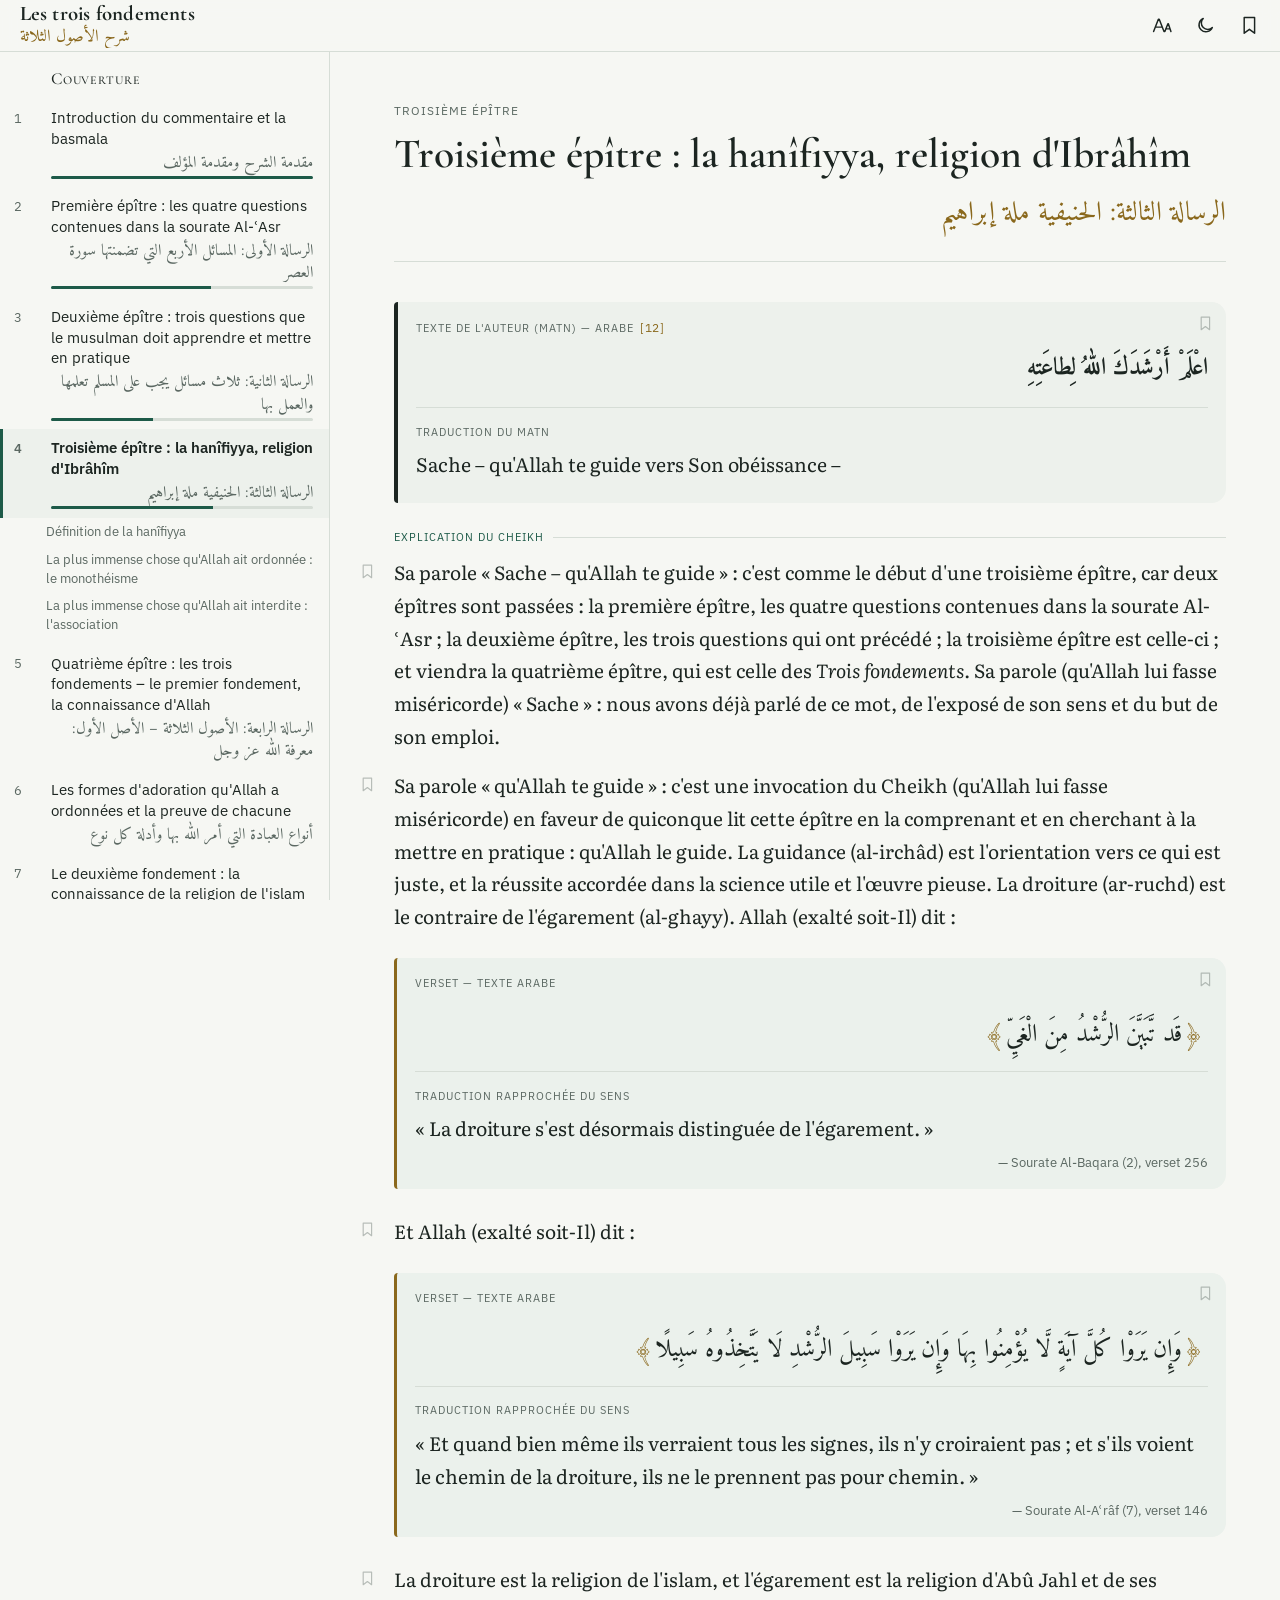
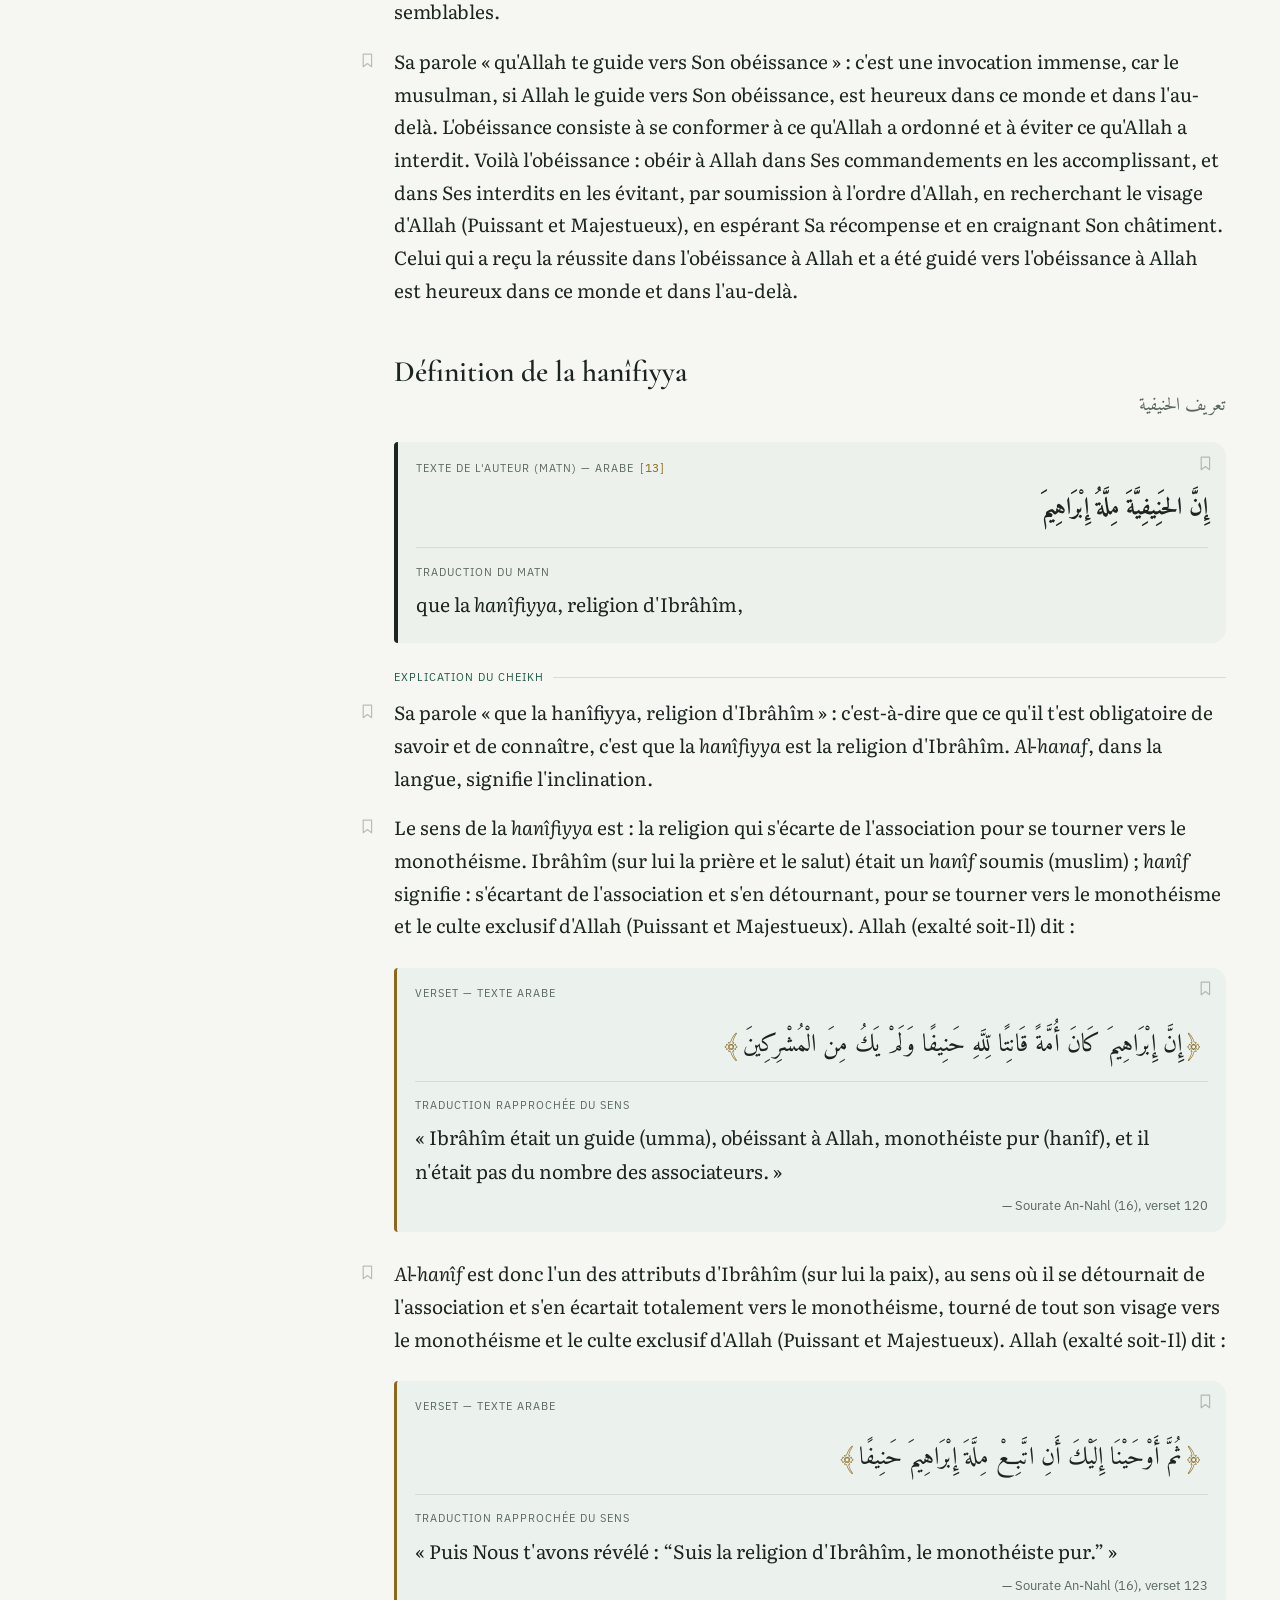
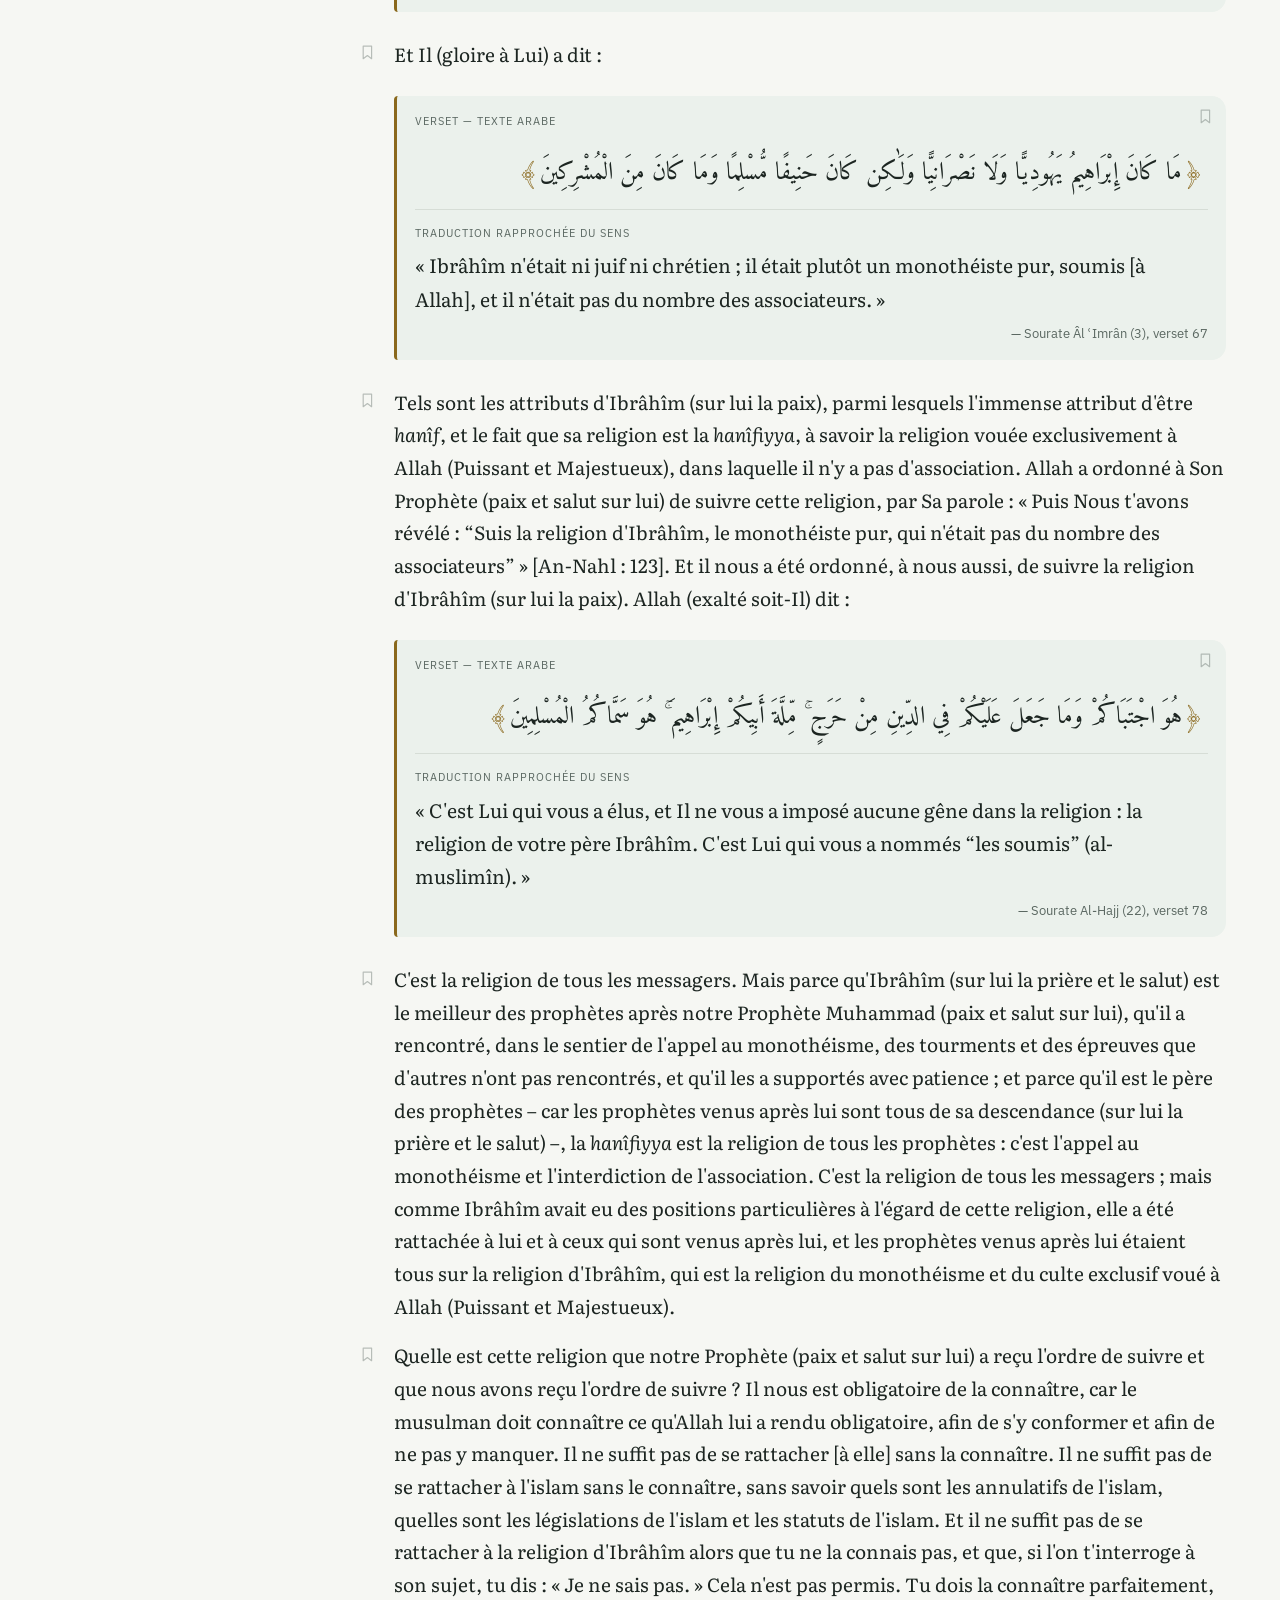
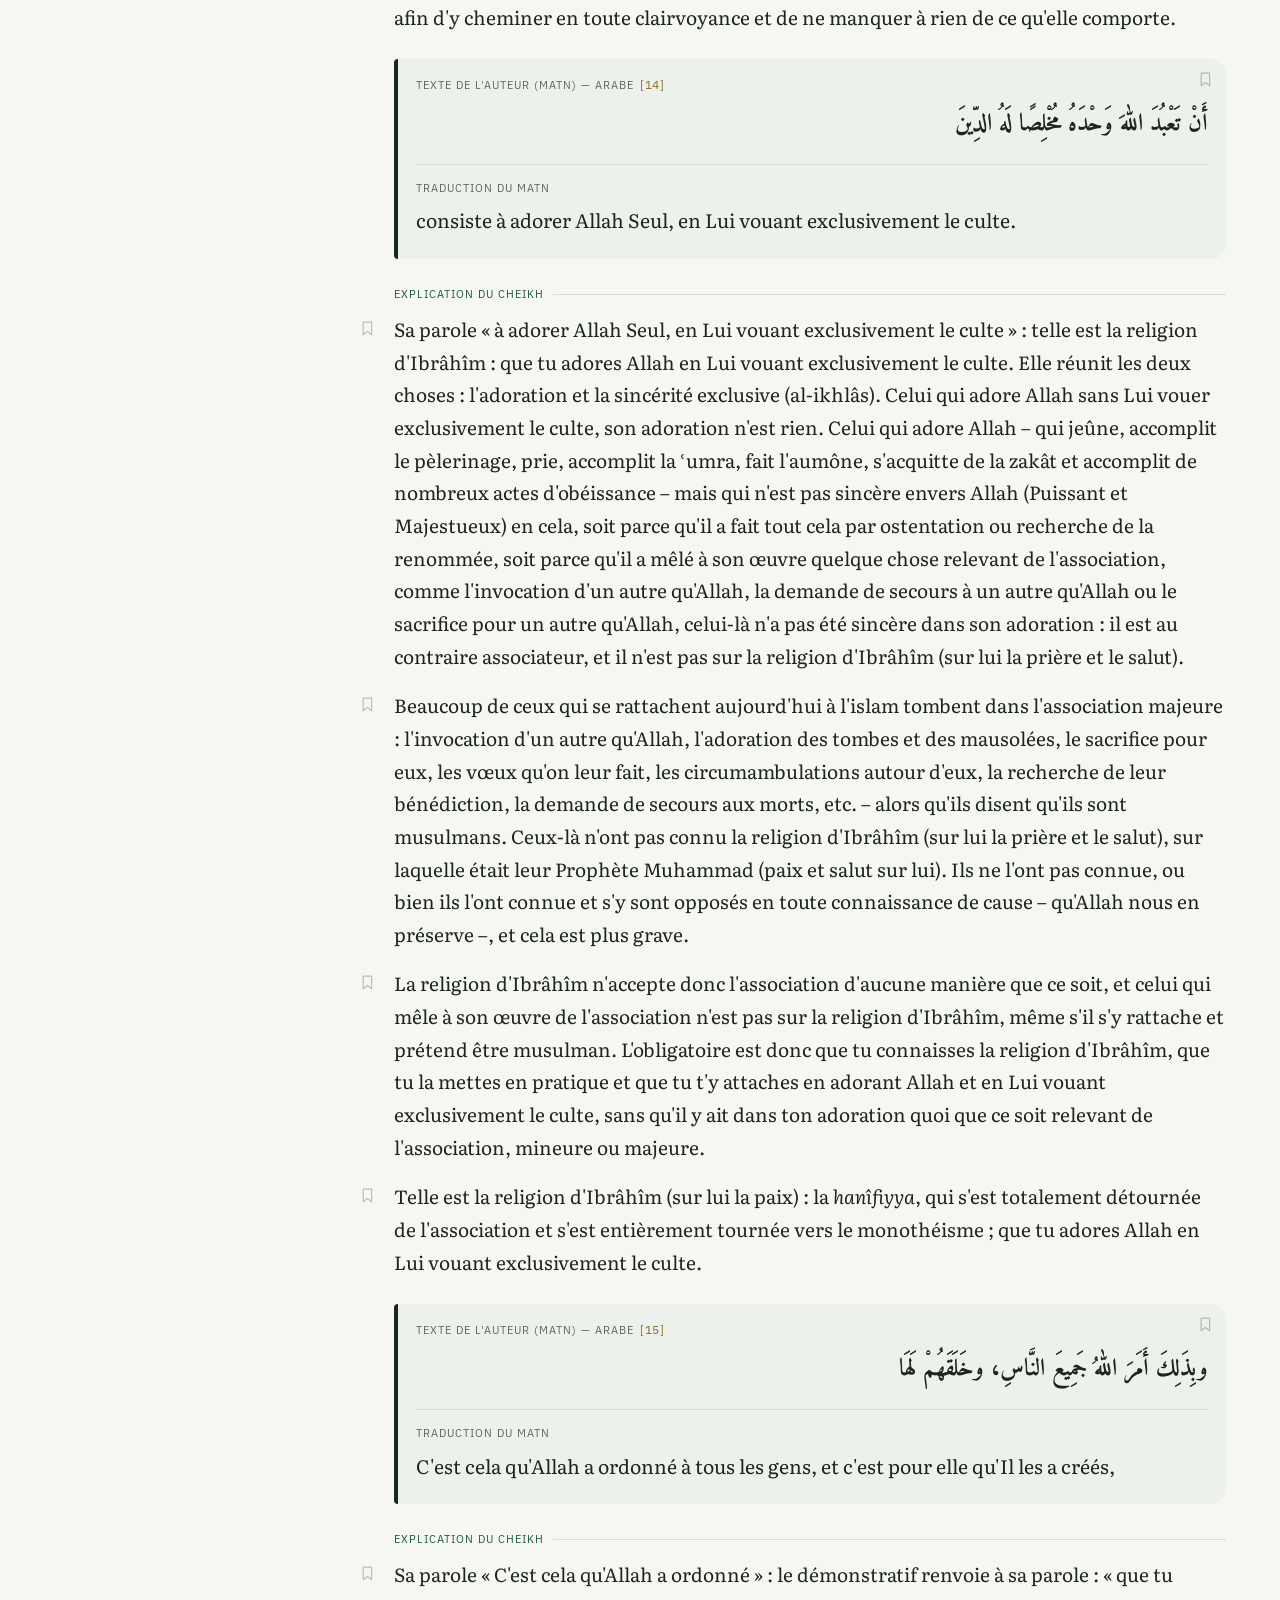
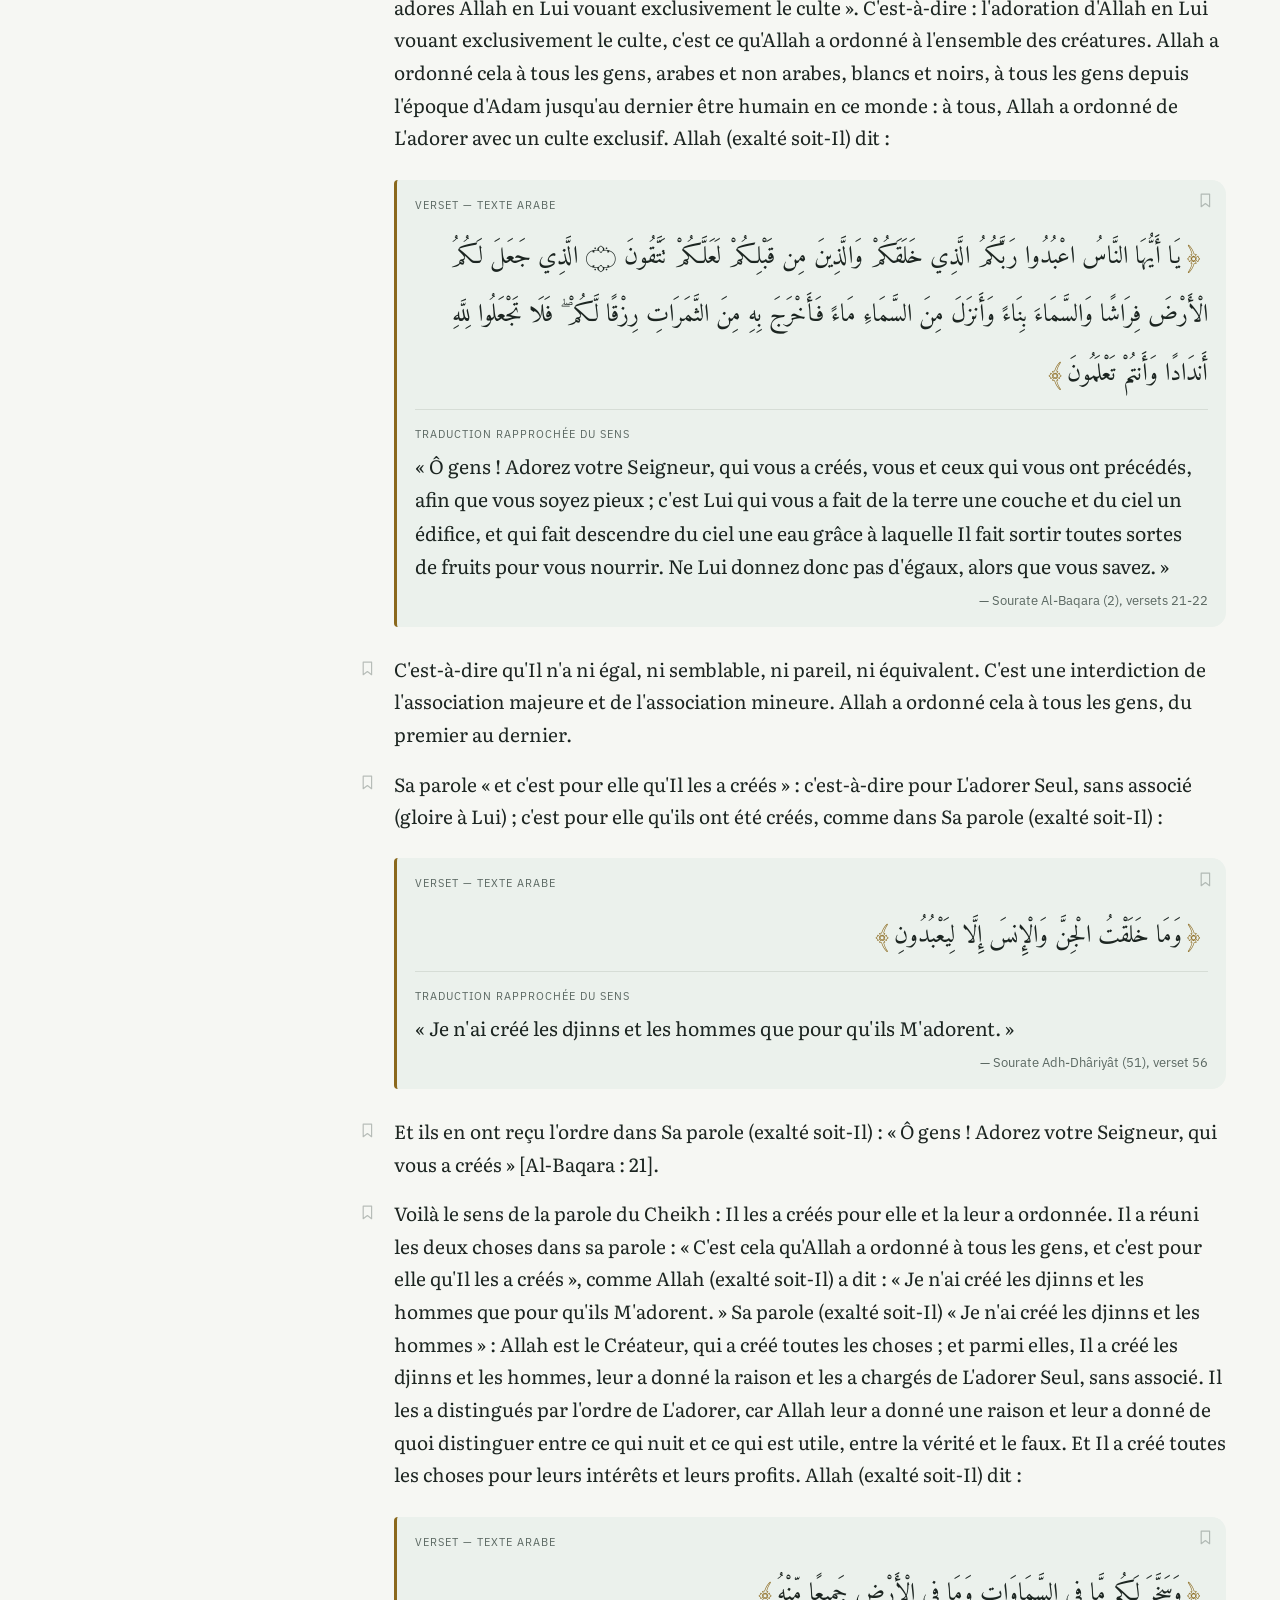
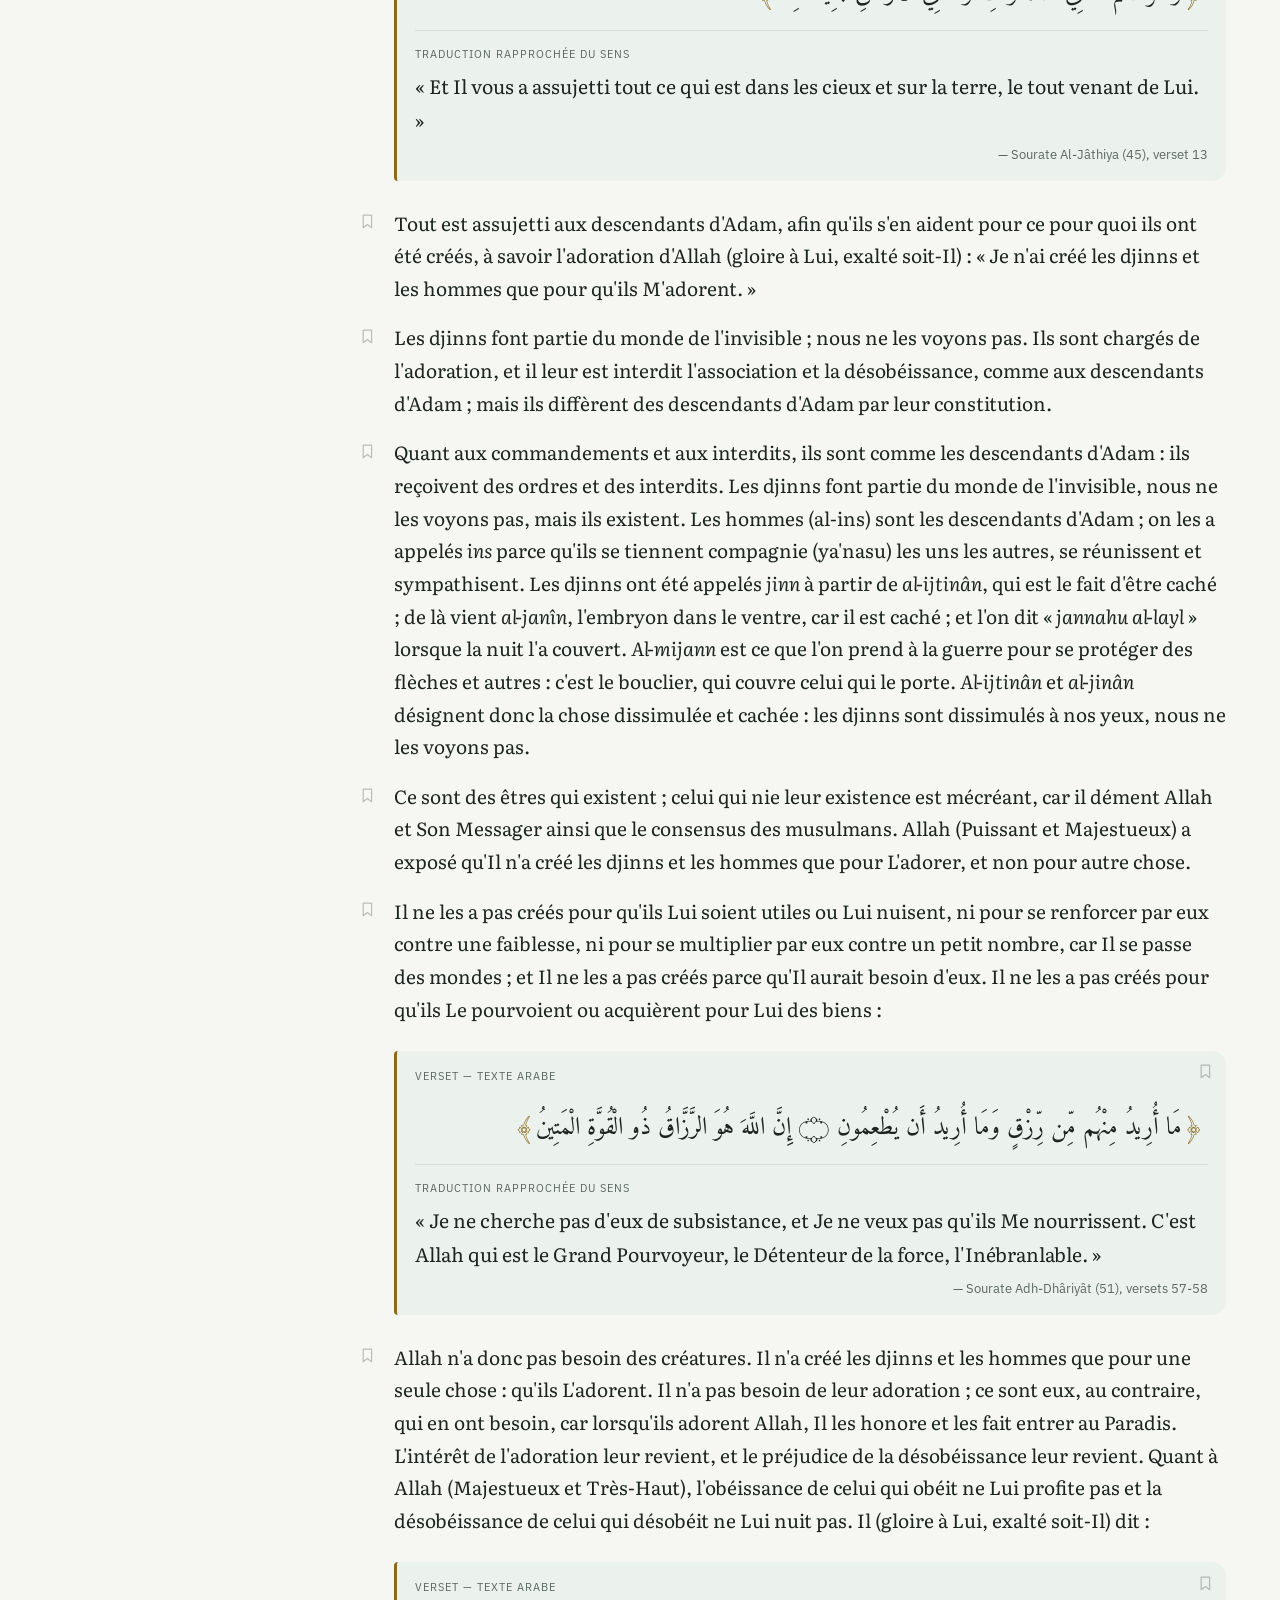
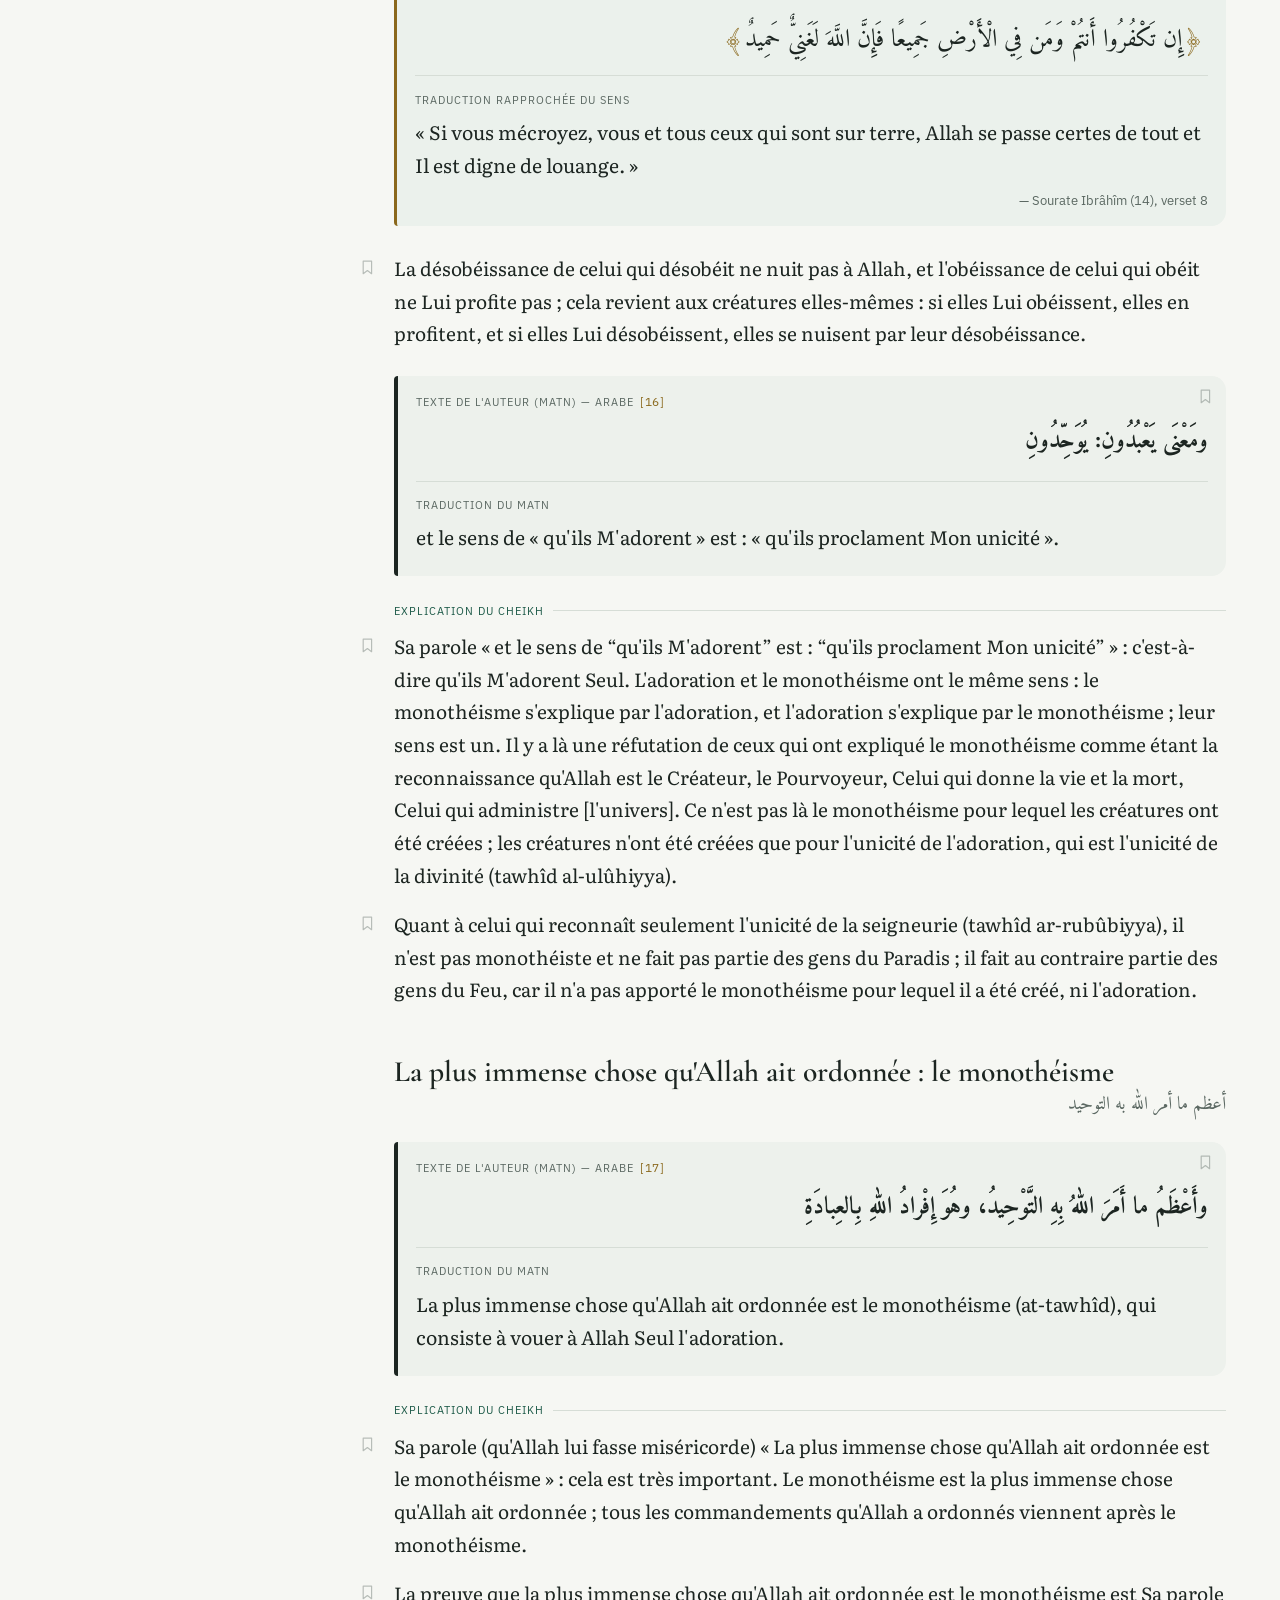
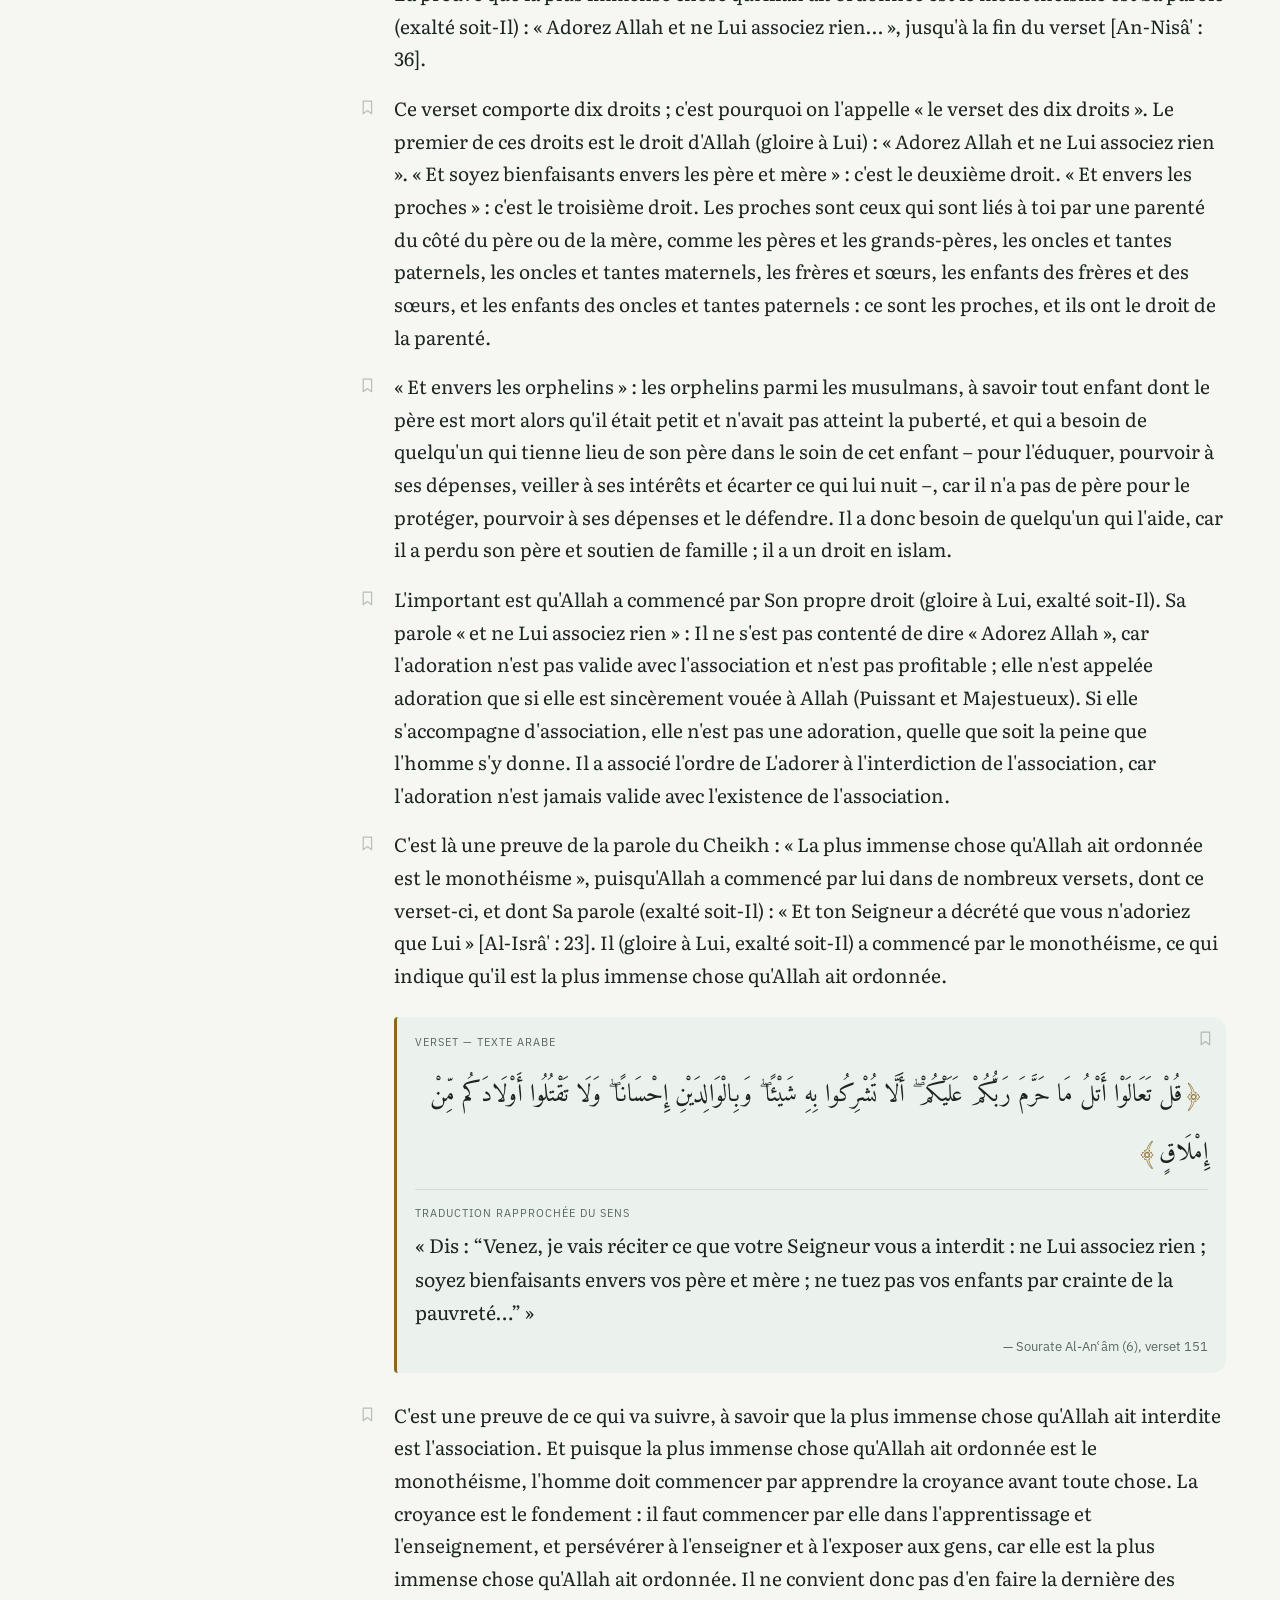
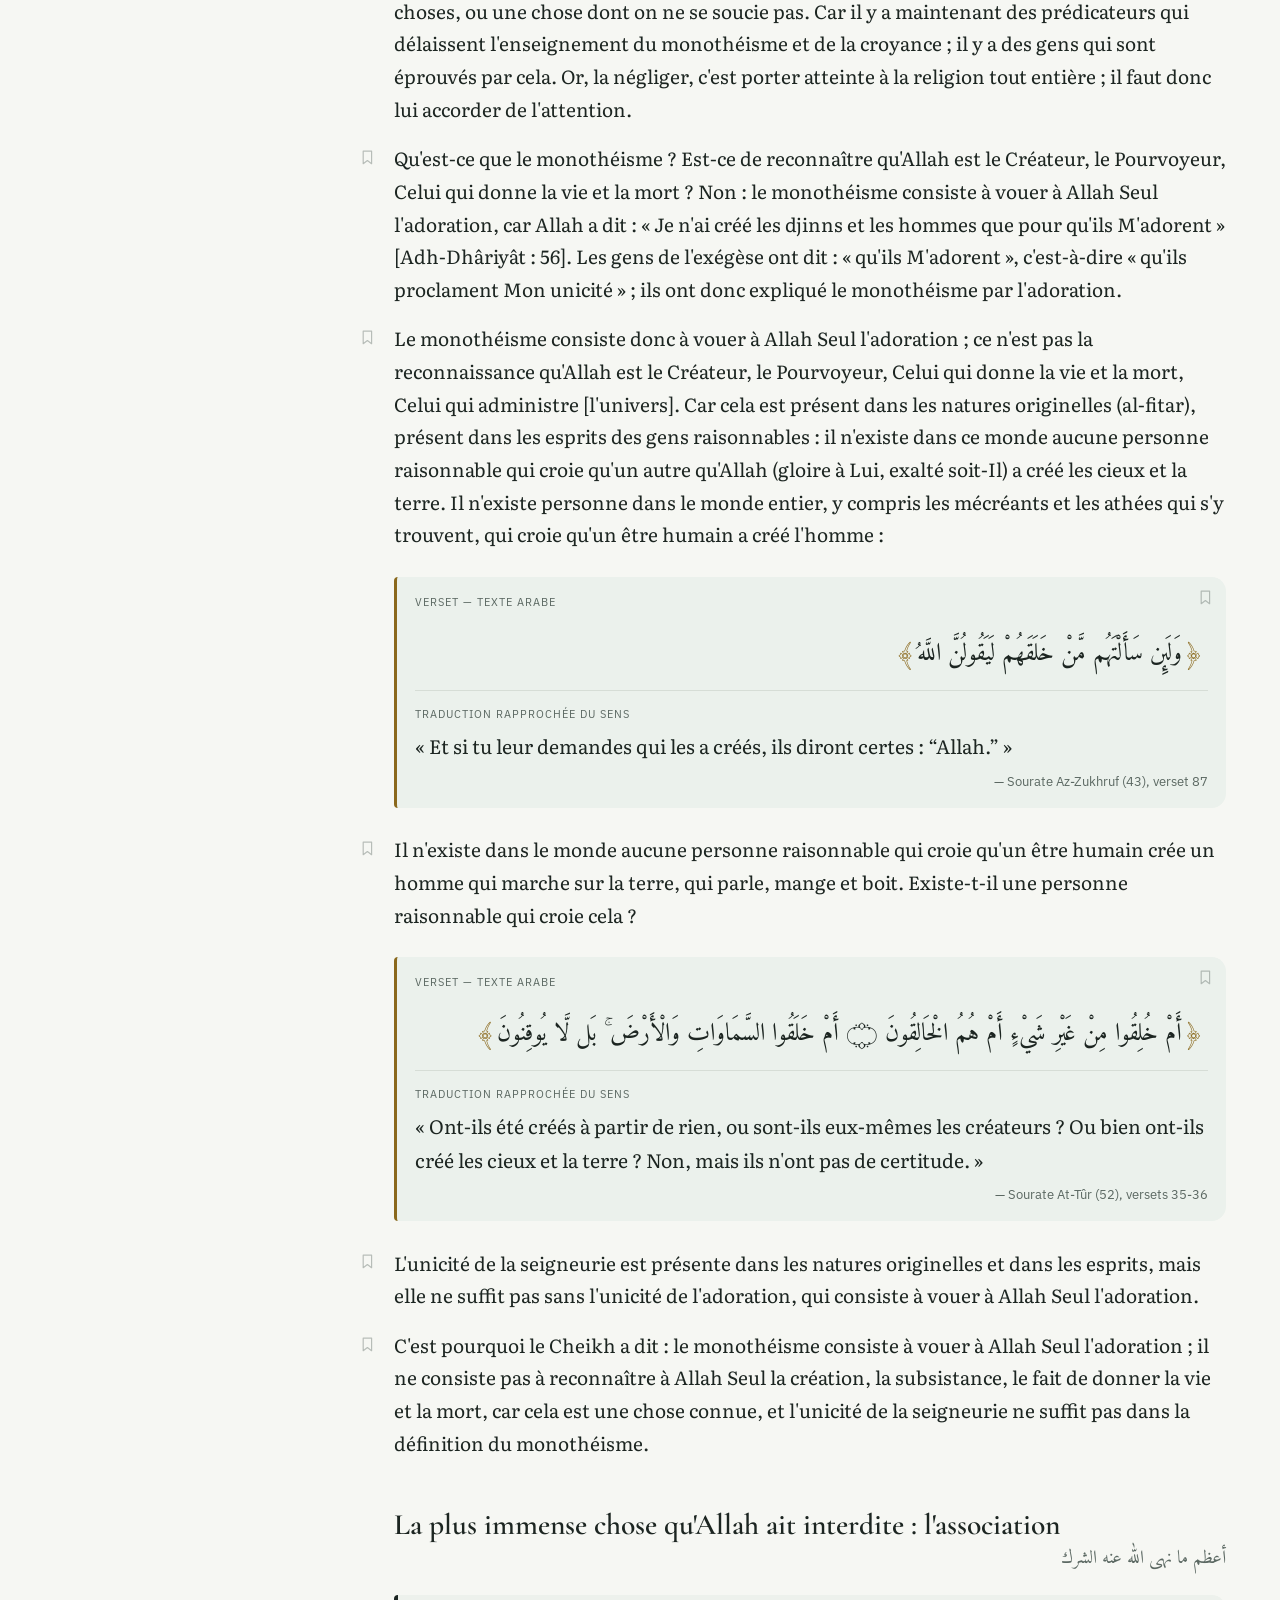
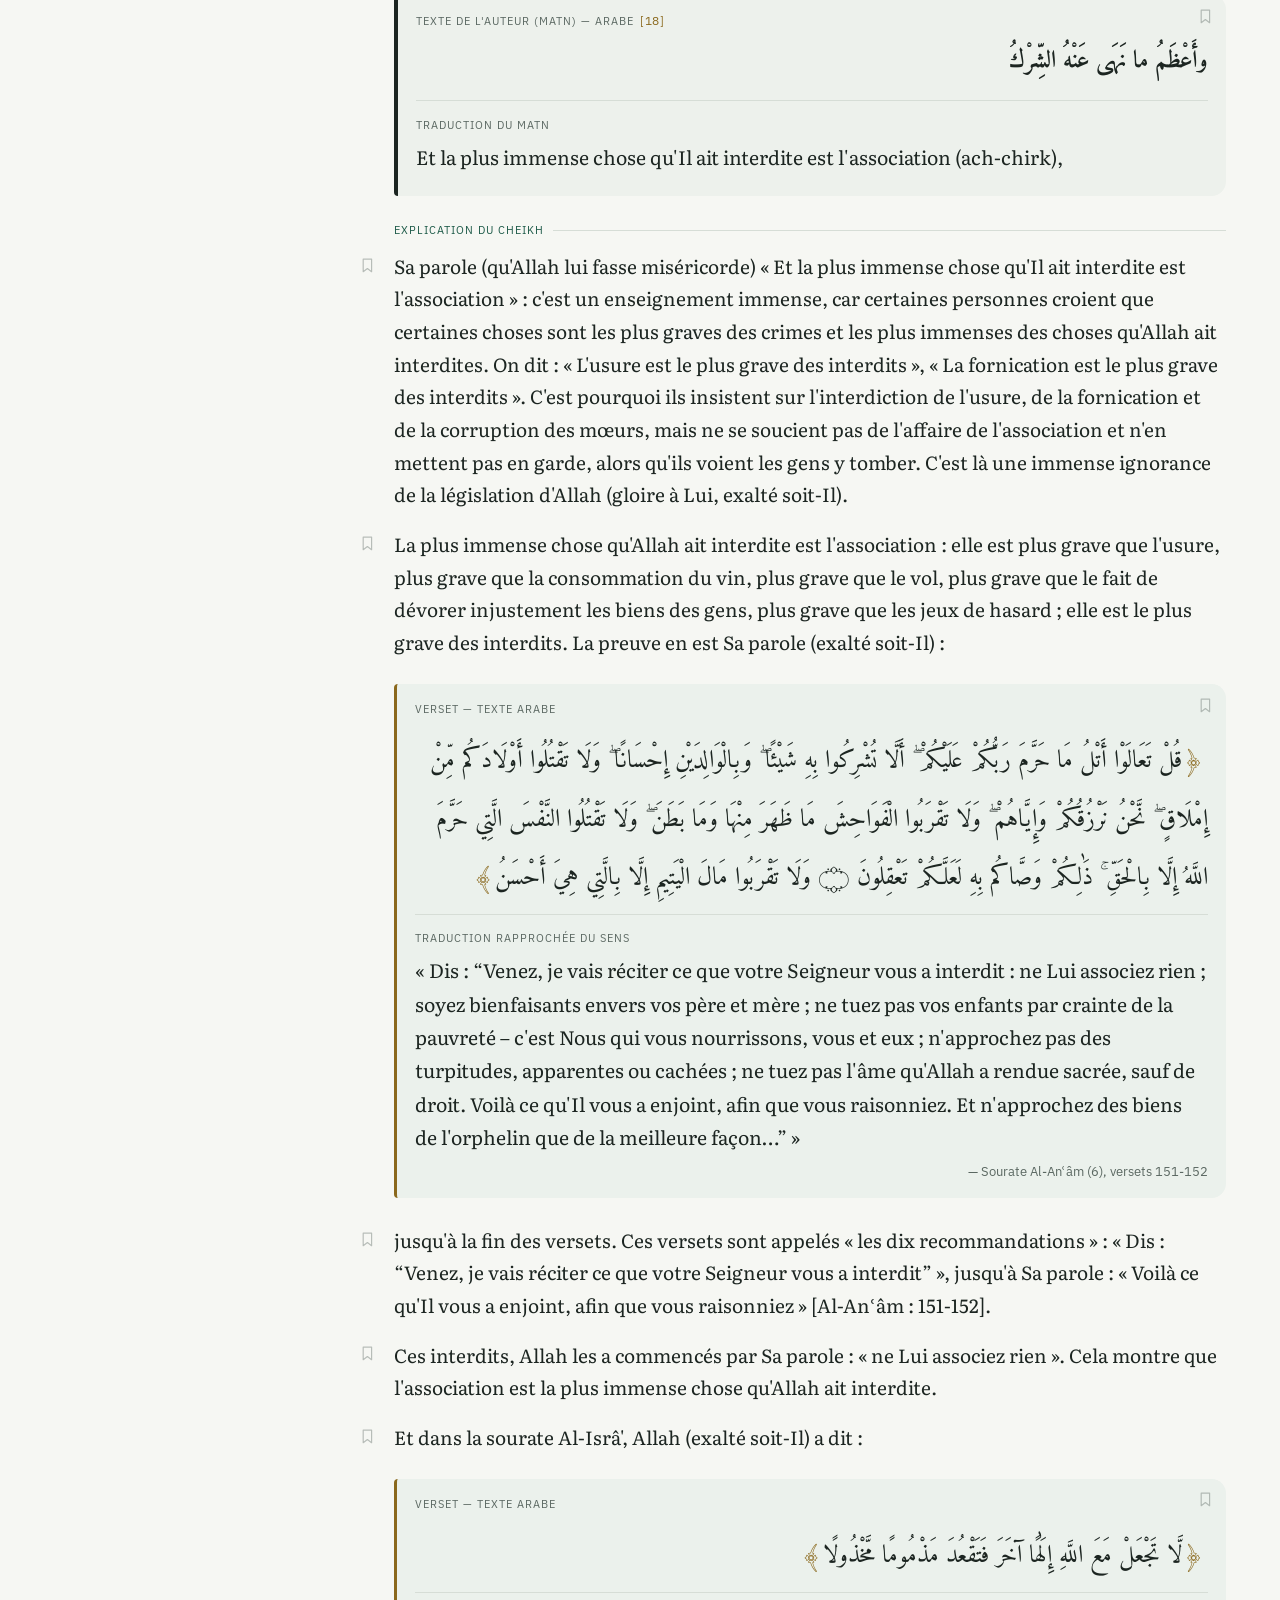
<file: 04-hanifiyya.html>
<!doctype html>
<html lang="fr">
<head>
<meta charset="utf-8">
<meta name="viewport" content="width=device-width,initial-scale=1,viewport-fit=cover">
<title>Troisième épître : la hanîfiyya, religion d'Ibrâhîm — Charh al-Usûl ath-Thalâtha</title>
<meta name="description" content="Traduction française intégrale du commentaire de Cheikh Sâlih Al-Fawzân sur « Les trois fondements » de Cheikh Muhammad ibn ʿAbd al-Wahhâb">
<meta name="color-scheme" content="light dark">
<meta name="theme-color" content="#f6f7f3" media="(prefers-color-scheme: light)"><meta name="theme-color" content="#111614" media="(prefers-color-scheme: dark)">
<script>try{var t=sessionStorage.getItem('usul3.theme');if(t)document.documentElement.setAttribute('data-theme',t)}catch(e){}</script>
<link rel="icon" href="assets/icons/logo.svg" type="image/svg+xml">
<link rel="icon" href="assets/icons/icon-32.png" sizes="32x32" type="image/png">
<link rel="apple-touch-icon" href="assets/icons/icon-180.png">
<link rel="manifest" href="manifest.webmanifest">
<link rel="stylesheet" href="fonts/fonts.css">
<link rel="stylesheet" href="assets/style.css">
</head>
<body>
<header class="bar">
  <button class="ico" id="btn-menu" type="button" aria-label="Sommaire" aria-controls="toc"><svg viewBox="0 0 24 24"><path d="M4 6h16M4 12h16M4 18h11"/></svg></button>
  <a class="bar-title" href="index.html"><span class="bt-fr">Les trois fondements</span><span class="bt-ar" lang="ar">شرح الأصول الثلاثة</span></a>
  <div class="bar-tools">
    <button class="ico" id="btn-font" type="button" aria-label="Taille du texte"><svg viewBox="0 0 24 24"><path d="M3 19 8.5 5h1L15 19M5 14h8M16 19l3.5-9h.5L23 19M17 16h5"/></svg></button>
    <button class="ico" id="btn-theme" type="button" aria-label="Thème clair ou sombre"><svg viewBox="0 0 24 24"><path d="M20 14.5A8 8 0 1 1 9.5 4a6.5 6.5 0 0 0 10.5 10.5z"/></svg></button>
    <button class="ico" id="btn-bm" type="button" aria-label="Marque-pages" aria-controls="bmpanel"><svg viewBox="0 0 24 24"><path d="M6 3h12v18l-6-4.5L6 21z"/></svg><span class="badge" id="bm-count" hidden></span></button>
  </div>
  <div class="readbar" aria-hidden="true"><i id="readbar"></i></div>
</header>
<nav class="toc" id="toc" aria-label="Sommaire du livre">
  <div class="toc-head"><strong>Sommaire</strong><button class="ico" id="btn-toc-close" type="button" aria-label="Fermer le sommaire"><svg viewBox="0 0 24 24"><path d="M6 6l12 12M18 6 6 18"/></svg></button></div>
  <ol class="toc-list"><li class="toc-item toc-cover"><a href="index.html#couverture"><span class="toc-n" aria-hidden="true"></span><span class="toc-t">Couverture</span><span class="toc-prog" aria-hidden="true"></span></a></li><li class="toc-item"><a href="01-introduction.html" data-ch="01"><span class="toc-n">1</span><span class="toc-t">Introduction du commentaire et la basmala<span class="toc-ar" lang="ar" dir="rtl">مقدمة الشرح ومقدمة المؤلف</span></span><span class="toc-prog" aria-hidden="true"></span></a></li><li class="toc-item"><a href="02-quatre-questions.html" data-ch="02"><span class="toc-n">2</span><span class="toc-t">Première épître : les quatre questions contenues dans la sourate Al-ʿAsr<span class="toc-ar" lang="ar" dir="rtl">الرسالة الأولى: المسائل الأربع التي تضمنتها سورة العصر</span></span><span class="toc-prog" aria-hidden="true"></span></a></li><li class="toc-item"><a href="03-trois-questions.html" data-ch="03"><span class="toc-n">3</span><span class="toc-t">Deuxième épître : trois questions que le musulman doit apprendre et mettre en pratique<span class="toc-ar" lang="ar" dir="rtl">الرسالة الثانية: ثلاث مسائل يجب على المسلم تعلمها والعمل بها</span></span><span class="toc-prog" aria-hidden="true"></span></a></li><li class="toc-item is-current"><a href="04-hanifiyya.html" data-ch="04"><span class="toc-n">4</span><span class="toc-t">Troisième épître : la hanîfiyya, religion d&#x27;Ibrâhîm<span class="toc-ar" lang="ar" dir="rtl">الرسالة الثالثة: الحنيفية ملة إبراهيم</span></span><span class="toc-prog" aria-hidden="true"></span></a><ol class="toc-sub"><li class="l2"><a href="#b9">Définition de la hanîfiyya</a></li><li class="l2"><a href="#b48">La plus immense chose qu&#x27;Allah ait ordonnée : le monothéisme</a></li><li class="l2"><a href="#b65">La plus immense chose qu&#x27;Allah ait interdite : l&#x27;association</a></li></ol></li><li class="toc-item"><a href="05-premier-fondement.html" data-ch="05"><span class="toc-n">5</span><span class="toc-t">Quatrième épître : les trois fondements – le premier fondement, la connaissance d&#x27;Allah<span class="toc-ar" lang="ar" dir="rtl">الرسالة الرابعة: الأصول الثلاثة – الأصل الأول: معرفة الله عز وجل</span></span><span class="toc-prog" aria-hidden="true"></span></a></li><li class="toc-item"><a href="06-formes-adoration.html" data-ch="06"><span class="toc-n">6</span><span class="toc-t">Les formes d&#x27;adoration qu&#x27;Allah a ordonnées et la preuve de chacune<span class="toc-ar" lang="ar" dir="rtl">أنواع العبادة التي أمر الله بها وأدلة كل نوع</span></span><span class="toc-prog" aria-hidden="true"></span></a></li><li class="toc-item"><a href="07-deuxieme-fondement.html" data-ch="07"><span class="toc-n">7</span><span class="toc-t">Le deuxième fondement : la connaissance de la religion de l&#x27;islam – le degré de l&#x27;islam<span class="toc-ar" lang="ar" dir="rtl">الأصل الثاني: معرفة دين الإسلام – المرتبة الأولى: الإسلام</span></span><span class="toc-prog" aria-hidden="true"></span></a></li><li class="toc-item"><a href="08-degre-iman.html" data-ch="08"><span class="toc-n">8</span><span class="toc-t">Le deuxième degré : la foi (al-îmân)<span class="toc-ar" lang="ar" dir="rtl">المرتبة الثانية: الإيمان</span></span><span class="toc-prog" aria-hidden="true"></span></a></li><li class="toc-item"><a href="09-degre-ihsan.html" data-ch="09"><span class="toc-n">9</span><span class="toc-t">Le troisième degré : l&#x27;excellence (al-ihsân) et le hadith de Jibrîl<span class="toc-ar" lang="ar" dir="rtl">المرتبة الثالثة: الإحسان – حديث جبريل</span></span><span class="toc-prog" aria-hidden="true"></span></a></li><li class="toc-item"><a href="10-troisieme-fondement.html" data-ch="10"><span class="toc-n">10</span><span class="toc-t">Le troisième fondement : la connaissance de notre Prophète Muhammad – de sa naissance à l&#x27;Hégire<span class="toc-ar" lang="ar" dir="rtl">الأصل الثالث: معرفة نبينا محمد ﷺ – من مولده إلى الهجرة</span></span><span class="toc-prog" aria-hidden="true"></span></a></li><li class="toc-item"><a href="11-medine-resurrection-messagers.html" data-ch="11"><span class="toc-n">11</span><span class="toc-t">L&#x27;établissement à Médine, la mort du Prophète, la résurrection et les messagers<span class="toc-ar" lang="ar" dir="rtl">الاستقرار في المدينة – وفاته ﷺ – البعث والحساب – الإيمان بالرسل</span></span><span class="toc-prog" aria-hidden="true"></span></a></li><li class="toc-item"><a href="12-taghout.html" data-ch="12"><span class="toc-n">12</span><span class="toc-t">La mécréance envers le Tâghût et la foi en Allah – les catégories de tawâghît<span class="toc-ar" lang="ar" dir="rtl">الكفر بالطاغوت والإيمان بالله – أنواع الطواغيت</span></span><span class="toc-prog" aria-hidden="true"></span></a></li></ol>
  <div class="toc-foot"><button type="button" class="link" id="btn-reset">Réinitialiser la lecture…</button>
  <div class="confirm" id="reset-confirm" hidden><p>Effacer la progression, la position de lecture et tous les marque-pages ?</p><div class="row"><button type="button" class="btn danger" id="reset-yes">Tout effacer</button><button type="button" class="btn" id="reset-no">Annuler</button></div></div></div>
</nav>
<aside class="bmpanel" id="bmpanel" aria-label="Marque-pages" hidden>
  <div class="toc-head"><strong>Marque-pages</strong><button class="ico" id="btn-bm-close" type="button" aria-label="Fermer"><svg viewBox="0 0 24 24"><path d="M6 6l12 12M18 6 6 18"/></svg></button></div>
  <p class="hint">Touchez l'icône <svg class="inl" viewBox="0 0 24 24"><path d="M6 3h12v18l-6-4.5L6 21z"/></svg> en marge d'un passage pour le marquer. Votre position de lecture est enregistrée automatiquement.</p>
  <ol id="bm-list" class="bm-list"></ol>
  <div class="toc-foot"><button type="button" class="link" id="bm-clear">Supprimer tous les marque-pages…</button>
  <div class="confirm" id="bm-confirm" hidden><p>Supprimer tous les marque-pages ?</p><div class="row"><button type="button" class="btn danger" id="bm-yes">Supprimer</button><button type="button" class="btn" id="bm-no">Annuler</button></div></div></div>
</aside>
<div class="scrim" id="scrim" hidden></div>
<div class="fontpop" id="fontpop" hidden><button type="button" class="btn" data-fs="-1" aria-label="Réduire">A−</button><span id="fs-val">100 %</span><button type="button" class="btn" data-fs="1" aria-label="Agrandir">A+</button></div>
<div class="toast" id="toast" role="status" hidden></div>
<main class="page" data-chapter="04">
  <header class="ch-head">
    <p class="ch-kicker">Troisième épître</p>
    <h1>Troisième épître : la hanîfiyya, religion d&#x27;Ibrâhîm</h1>
    <p class="ch-ar" lang="ar" dir="rtl">الرسالة الثالثة: الحنيفية ملة إبراهيم</p>
  </header>
  <article class="text">
<figure class="cite cite-m" id="b1" data-b><button class="bm" type="button" aria-label="Marquer ce passage" title="Marquer ce passage"><svg viewBox="0 0 24 24" aria-hidden="true"><path d="M6 3h12v18l-6-4.5L6 21z"/></svg></button>
<div class="cite-label">Texte de l'auteur (matn) — arabe<span class="mnum">[12]</span></div>
<blockquote class="ar" lang="ar" dir="rtl">اعْلَمْ أَرْشَدَكَ اللهُ لِطاعَتِهِ</blockquote>
<div class="cite-label">Traduction du matn</div>
<p class="tr">Sache – qu'Allah te guide vers Son obéissance –</p>
</figure>
<div class="sharh-label">Explication du Cheikh</div>
<p id="b2" data-b><button class="bm" type="button" aria-label="Marquer ce passage" title="Marquer ce passage"><svg viewBox="0 0 24 24" aria-hidden="true"><path d="M6 3h12v18l-6-4.5L6 21z"/></svg></button>Sa parole « Sache – qu'Allah te guide » : c'est comme le début d'une troisième épître, car deux épîtres sont passées : la première épître, les quatre questions contenues dans la sourate Al-ʿAsr ; la deuxième épître, les trois questions qui ont précédé ; la troisième épître est celle-ci ; et viendra la quatrième épître, qui est celle des <em>Trois fondements</em>. Sa parole (qu'Allah lui fasse miséricorde) « Sache » : nous avons déjà parlé de ce mot, de l'exposé de son sens et du but de son emploi.</p>
<p id="b3" data-b><button class="bm" type="button" aria-label="Marquer ce passage" title="Marquer ce passage"><svg viewBox="0 0 24 24" aria-hidden="true"><path d="M6 3h12v18l-6-4.5L6 21z"/></svg></button>Sa parole « qu'Allah te guide » : c'est une invocation du Cheikh (qu'Allah lui fasse miséricorde) en faveur de quiconque lit cette épître en la comprenant et en cherchant à la mettre en pratique : qu'Allah le guide. La guidance (al-irchâd) est l'orientation vers ce qui est juste, et la réussite accordée dans la science utile et l'œuvre pieuse. La droiture (ar-ruchd) est le contraire de l'égarement (al-ghayy). Allah (exalté soit-Il) dit :</p>
<figure class="cite cite-q" id="b4" data-b><button class="bm" type="button" aria-label="Marquer ce passage" title="Marquer ce passage"><svg viewBox="0 0 24 24" aria-hidden="true"><path d="M6 3h12v18l-6-4.5L6 21z"/></svg></button>
<div class="cite-label">Verset — texte arabe</div>
<blockquote class="ar ar-q" lang="ar" dir="rtl"><span class="orn">﴿</span>قَد تَّبَيَّنَ الرُّشْدُ مِنَ الْغَيِّ<span class="orn">﴾</span></blockquote>
<div class="cite-label">Traduction rapprochée du sens</div>
<p class="tr">« La droiture s'est désormais distinguée de l'égarement. »</p>
<figcaption class="ref">Sourate Al-Baqara (2), verset 256</figcaption>
</figure>
<p id="b5" data-b><button class="bm" type="button" aria-label="Marquer ce passage" title="Marquer ce passage"><svg viewBox="0 0 24 24" aria-hidden="true"><path d="M6 3h12v18l-6-4.5L6 21z"/></svg></button>Et Allah (exalté soit-Il) dit :</p>
<figure class="cite cite-q" id="b6" data-b><button class="bm" type="button" aria-label="Marquer ce passage" title="Marquer ce passage"><svg viewBox="0 0 24 24" aria-hidden="true"><path d="M6 3h12v18l-6-4.5L6 21z"/></svg></button>
<div class="cite-label">Verset — texte arabe</div>
<blockquote class="ar ar-q" lang="ar" dir="rtl"><span class="orn">﴿</span>وَإِن يَرَوْا كُلَّ آيَةٍ لَّا يُؤْمِنُوا بِهَا وَإِن يَرَوْا سَبِيلَ الرُّشْدِ لَا يَتَّخِذُوهُ سَبِيلًا<span class="orn">﴾</span></blockquote>
<div class="cite-label">Traduction rapprochée du sens</div>
<p class="tr">« Et quand bien même ils verraient tous les signes, ils n'y croiraient pas ; et s'ils voient le chemin de la droiture, ils ne le prennent pas pour chemin. »</p>
<figcaption class="ref">Sourate Al-Aʿrâf (7), verset 146</figcaption>
</figure>
<p id="b7" data-b><button class="bm" type="button" aria-label="Marquer ce passage" title="Marquer ce passage"><svg viewBox="0 0 24 24" aria-hidden="true"><path d="M6 3h12v18l-6-4.5L6 21z"/></svg></button>La droiture est la religion de l'islam, et l'égarement est la religion d'Abû Jahl et de ses semblables.</p>
<p id="b8" data-b><button class="bm" type="button" aria-label="Marquer ce passage" title="Marquer ce passage"><svg viewBox="0 0 24 24" aria-hidden="true"><path d="M6 3h12v18l-6-4.5L6 21z"/></svg></button>Sa parole « qu'Allah te guide vers Son obéissance » : c'est une invocation immense, car le musulman, si Allah le guide vers Son obéissance, est heureux dans ce monde et dans l'au-delà. L'obéissance consiste à se conformer à ce qu'Allah a ordonné et à éviter ce qu'Allah a interdit. Voilà l'obéissance : obéir à Allah dans Ses commandements en les accomplissant, et dans Ses interdits en les évitant, par soumission à l'ordre d'Allah, en recherchant le visage d'Allah (Puissant et Majestueux), en espérant Sa récompense et en craignant Son châtiment. Celui qui a reçu la réussite dans l'obéissance à Allah et a été guidé vers l'obéissance à Allah est heureux dans ce monde et dans l'au-delà.</p>
<h2 id="b9" data-b>Définition de la hanîfiyya<span class="h-ar" lang="ar" dir="rtl">تعريف الحنيفية</span></h2>
<figure class="cite cite-m" id="b10" data-b><button class="bm" type="button" aria-label="Marquer ce passage" title="Marquer ce passage"><svg viewBox="0 0 24 24" aria-hidden="true"><path d="M6 3h12v18l-6-4.5L6 21z"/></svg></button>
<div class="cite-label">Texte de l'auteur (matn) — arabe<span class="mnum">[13]</span></div>
<blockquote class="ar" lang="ar" dir="rtl">إِنَّ الحَنِيفِيَّةَ مِلَّةُ إِبْرَاهِيمَ</blockquote>
<div class="cite-label">Traduction du matn</div>
<p class="tr">que la <em>hanîfiyya</em>, religion d'Ibrâhîm,</p>
</figure>
<div class="sharh-label">Explication du Cheikh</div>
<p id="b11" data-b><button class="bm" type="button" aria-label="Marquer ce passage" title="Marquer ce passage"><svg viewBox="0 0 24 24" aria-hidden="true"><path d="M6 3h12v18l-6-4.5L6 21z"/></svg></button>Sa parole « que la hanîfiyya, religion d'Ibrâhîm » : c'est-à-dire que ce qu'il t'est obligatoire de savoir et de connaître, c'est que la <em>hanîfiyya</em> est la religion d'Ibrâhîm. <em>Al-hanaf</em>, dans la langue, signifie l'inclination.</p>
<p id="b12" data-b><button class="bm" type="button" aria-label="Marquer ce passage" title="Marquer ce passage"><svg viewBox="0 0 24 24" aria-hidden="true"><path d="M6 3h12v18l-6-4.5L6 21z"/></svg></button>Le sens de la <em>hanîfiyya</em> est : la religion qui s'écarte de l'association pour se tourner vers le monothéisme. Ibrâhîm (sur lui la prière et le salut) était un <em>hanîf</em> soumis (muslim) ; <em>hanîf</em> signifie : s'écartant de l'association et s'en détournant, pour se tourner vers le monothéisme et le culte exclusif d'Allah (Puissant et Majestueux). Allah (exalté soit-Il) dit :</p>
<figure class="cite cite-q" id="b13" data-b><button class="bm" type="button" aria-label="Marquer ce passage" title="Marquer ce passage"><svg viewBox="0 0 24 24" aria-hidden="true"><path d="M6 3h12v18l-6-4.5L6 21z"/></svg></button>
<div class="cite-label">Verset — texte arabe</div>
<blockquote class="ar ar-q" lang="ar" dir="rtl"><span class="orn">﴿</span>إِنَّ إِبْرَاهِيمَ كَانَ أُمَّةً قَانِتًا لِّلَّهِ حَنِيفًا وَلَمْ يَكُ مِنَ الْمُشْرِكِينَ<span class="orn">﴾</span></blockquote>
<div class="cite-label">Traduction rapprochée du sens</div>
<p class="tr">« Ibrâhîm était un guide (umma), obéissant à Allah, monothéiste pur (hanîf), et il n'était pas du nombre des associateurs. »</p>
<figcaption class="ref">Sourate An-Nahl (16), verset 120</figcaption>
</figure>
<p id="b14" data-b><button class="bm" type="button" aria-label="Marquer ce passage" title="Marquer ce passage"><svg viewBox="0 0 24 24" aria-hidden="true"><path d="M6 3h12v18l-6-4.5L6 21z"/></svg></button><em>Al-hanîf</em> est donc l'un des attributs d'Ibrâhîm (sur lui la paix), au sens où il se détournait de l'association et s'en écartait totalement vers le monothéisme, tourné de tout son visage vers le monothéisme et le culte exclusif d'Allah (Puissant et Majestueux). Allah (exalté soit-Il) dit :</p>
<figure class="cite cite-q" id="b15" data-b><button class="bm" type="button" aria-label="Marquer ce passage" title="Marquer ce passage"><svg viewBox="0 0 24 24" aria-hidden="true"><path d="M6 3h12v18l-6-4.5L6 21z"/></svg></button>
<div class="cite-label">Verset — texte arabe</div>
<blockquote class="ar ar-q" lang="ar" dir="rtl"><span class="orn">﴿</span>ثُمَّ أَوْحَيْنَا إِلَيْكَ أَنِ اتَّبِعْ مِلَّةَ إِبْرَاهِيمَ حَنِيفًا<span class="orn">﴾</span></blockquote>
<div class="cite-label">Traduction rapprochée du sens</div>
<p class="tr">« Puis Nous t'avons révélé : “Suis la religion d'Ibrâhîm, le monothéiste pur.” »</p>
<figcaption class="ref">Sourate An-Nahl (16), verset 123</figcaption>
</figure>
<p id="b16" data-b><button class="bm" type="button" aria-label="Marquer ce passage" title="Marquer ce passage"><svg viewBox="0 0 24 24" aria-hidden="true"><path d="M6 3h12v18l-6-4.5L6 21z"/></svg></button>Et Il (gloire à Lui) a dit :</p>
<figure class="cite cite-q" id="b17" data-b><button class="bm" type="button" aria-label="Marquer ce passage" title="Marquer ce passage"><svg viewBox="0 0 24 24" aria-hidden="true"><path d="M6 3h12v18l-6-4.5L6 21z"/></svg></button>
<div class="cite-label">Verset — texte arabe</div>
<blockquote class="ar ar-q" lang="ar" dir="rtl"><span class="orn">﴿</span>مَا كَانَ إِبْرَاهِيمُ يَهُودِيًّا وَلَا نَصْرَانِيًّا وَلَٰكِن كَانَ حَنِيفًا مُّسْلِمًا وَمَا كَانَ مِنَ الْمُشْرِكِينَ<span class="orn">﴾</span></blockquote>
<div class="cite-label">Traduction rapprochée du sens</div>
<p class="tr">« Ibrâhîm n'était ni juif ni chrétien ; il était plutôt un monothéiste pur, soumis [à Allah], et il n'était pas du nombre des associateurs. »</p>
<figcaption class="ref">Sourate Âl ʿImrân (3), verset 67</figcaption>
</figure>
<p id="b18" data-b><button class="bm" type="button" aria-label="Marquer ce passage" title="Marquer ce passage"><svg viewBox="0 0 24 24" aria-hidden="true"><path d="M6 3h12v18l-6-4.5L6 21z"/></svg></button>Tels sont les attributs d'Ibrâhîm (sur lui la paix), parmi lesquels l'immense attribut d'être <em>hanîf</em>, et le fait que sa religion est la <em>hanîfiyya</em>, à savoir la religion vouée exclusivement à Allah (Puissant et Majestueux), dans laquelle il n'y a pas d'association. Allah a ordonné à Son Prophète (paix et salut sur lui) de suivre cette religion, par Sa parole : « Puis Nous t'avons révélé : “Suis la religion d'Ibrâhîm, le monothéiste pur, qui n'était pas du nombre des associateurs” » [An-Nahl : 123]. Et il nous a été ordonné, à nous aussi, de suivre la religion d'Ibrâhîm (sur lui la paix). Allah (exalté soit-Il) dit :</p>
<figure class="cite cite-q" id="b19" data-b><button class="bm" type="button" aria-label="Marquer ce passage" title="Marquer ce passage"><svg viewBox="0 0 24 24" aria-hidden="true"><path d="M6 3h12v18l-6-4.5L6 21z"/></svg></button>
<div class="cite-label">Verset — texte arabe</div>
<blockquote class="ar ar-q" lang="ar" dir="rtl"><span class="orn">﴿</span>هُوَ اجْتَبَاكُمْ وَمَا جَعَلَ عَلَيْكُمْ فِي الدِّينِ مِنْ حَرَجٍ ۚ مِّلَّةَ أَبِيكُمْ إِبْرَاهِيمَ ۚ هُوَ سَمَّاكُمُ الْمُسْلِمِينَ<span class="orn">﴾</span></blockquote>
<div class="cite-label">Traduction rapprochée du sens</div>
<p class="tr">« C'est Lui qui vous a élus, et Il ne vous a imposé aucune gêne dans la religion : la religion de votre père Ibrâhîm. C'est Lui qui vous a nommés “les soumis” (al-muslimîn). »</p>
<figcaption class="ref">Sourate Al-Hajj (22), verset 78</figcaption>
</figure>
<p id="b20" data-b><button class="bm" type="button" aria-label="Marquer ce passage" title="Marquer ce passage"><svg viewBox="0 0 24 24" aria-hidden="true"><path d="M6 3h12v18l-6-4.5L6 21z"/></svg></button>C'est la religion de tous les messagers. Mais parce qu'Ibrâhîm (sur lui la prière et le salut) est le meilleur des prophètes après notre Prophète Muhammad (paix et salut sur lui), qu'il a rencontré, dans le sentier de l'appel au monothéisme, des tourments et des épreuves que d'autres n'ont pas rencontrés, et qu'il les a supportés avec patience ; et parce qu'il est le père des prophètes – car les prophètes venus après lui sont tous de sa descendance (sur lui la prière et le salut) –, la <em>hanîfiyya</em> est la religion de tous les prophètes : c'est l'appel au monothéisme et l'interdiction de l'association. C'est la religion de tous les messagers ; mais comme Ibrâhîm avait eu des positions particulières à l'égard de cette religion, elle a été rattachée à lui et à ceux qui sont venus après lui, et les prophètes venus après lui étaient tous sur la religion d'Ibrâhîm, qui est la religion du monothéisme et du culte exclusif voué à Allah (Puissant et Majestueux).</p>
<p id="b21" data-b><button class="bm" type="button" aria-label="Marquer ce passage" title="Marquer ce passage"><svg viewBox="0 0 24 24" aria-hidden="true"><path d="M6 3h12v18l-6-4.5L6 21z"/></svg></button>Quelle est cette religion que notre Prophète (paix et salut sur lui) a reçu l'ordre de suivre et que nous avons reçu l'ordre de suivre ? Il nous est obligatoire de la connaître, car le musulman doit connaître ce qu'Allah lui a rendu obligatoire, afin de s'y conformer et afin de ne pas y manquer. Il ne suffit pas de se rattacher [à elle] sans la connaître. Il ne suffit pas de se rattacher à l'islam sans le connaître, sans savoir quels sont les annulatifs de l'islam, quelles sont les législations de l'islam et les statuts de l'islam. Et il ne suffit pas de se rattacher à la religion d'Ibrâhîm alors que tu ne la connais pas, et que, si l'on t'interroge à son sujet, tu dis : « Je ne sais pas. » Cela n'est pas permis. Tu dois la connaître parfaitement, afin d'y cheminer en toute clairvoyance et de ne manquer à rien de ce qu'elle comporte.</p>
<figure class="cite cite-m" id="b22" data-b><button class="bm" type="button" aria-label="Marquer ce passage" title="Marquer ce passage"><svg viewBox="0 0 24 24" aria-hidden="true"><path d="M6 3h12v18l-6-4.5L6 21z"/></svg></button>
<div class="cite-label">Texte de l'auteur (matn) — arabe<span class="mnum">[14]</span></div>
<blockquote class="ar" lang="ar" dir="rtl">أَنْ تَعْبُدَ اللهَ وَحْدَهُ مُخْلِصًا لَهُ الدِّينَ</blockquote>
<div class="cite-label">Traduction du matn</div>
<p class="tr">consiste à adorer Allah Seul, en Lui vouant exclusivement le culte.</p>
</figure>
<div class="sharh-label">Explication du Cheikh</div>
<p id="b23" data-b><button class="bm" type="button" aria-label="Marquer ce passage" title="Marquer ce passage"><svg viewBox="0 0 24 24" aria-hidden="true"><path d="M6 3h12v18l-6-4.5L6 21z"/></svg></button>Sa parole « à adorer Allah Seul, en Lui vouant exclusivement le culte » : telle est la religion d'Ibrâhîm : que tu adores Allah en Lui vouant exclusivement le culte. Elle réunit les deux choses : l'adoration et la sincérité exclusive (al-ikhlâs). Celui qui adore Allah sans Lui vouer exclusivement le culte, son adoration n'est rien. Celui qui adore Allah – qui jeûne, accomplit le pèlerinage, prie, accomplit la ʿumra, fait l'aumône, s'acquitte de la zakât et accomplit de nombreux actes d'obéissance – mais qui n'est pas sincère envers Allah (Puissant et Majestueux) en cela, soit parce qu'il a fait tout cela par ostentation ou recherche de la renommée, soit parce qu'il a mêlé à son œuvre quelque chose relevant de l'association, comme l'invocation d'un autre qu'Allah, la demande de secours à un autre qu'Allah ou le sacrifice pour un autre qu'Allah, celui-là n'a pas été sincère dans son adoration : il est au contraire associateur, et il n'est pas sur la religion d'Ibrâhîm (sur lui la prière et le salut).</p>
<p id="b24" data-b><button class="bm" type="button" aria-label="Marquer ce passage" title="Marquer ce passage"><svg viewBox="0 0 24 24" aria-hidden="true"><path d="M6 3h12v18l-6-4.5L6 21z"/></svg></button>Beaucoup de ceux qui se rattachent aujourd'hui à l'islam tombent dans l'association majeure : l'invocation d'un autre qu'Allah, l'adoration des tombes et des mausolées, le sacrifice pour eux, les vœux qu'on leur fait, les circumambulations autour d'eux, la recherche de leur bénédiction, la demande de secours aux morts, etc. – alors qu'ils disent qu'ils sont musulmans. Ceux-là n'ont pas connu la religion d'Ibrâhîm (sur lui la prière et le salut), sur laquelle était leur Prophète Muhammad (paix et salut sur lui). Ils ne l'ont pas connue, ou bien ils l'ont connue et s'y sont opposés en toute connaissance de cause – qu'Allah nous en préserve –, et cela est plus grave.</p>
<p id="b25" data-b><button class="bm" type="button" aria-label="Marquer ce passage" title="Marquer ce passage"><svg viewBox="0 0 24 24" aria-hidden="true"><path d="M6 3h12v18l-6-4.5L6 21z"/></svg></button>La religion d'Ibrâhîm n'accepte donc l'association d'aucune manière que ce soit, et celui qui mêle à son œuvre de l'association n'est pas sur la religion d'Ibrâhîm, même s'il s'y rattache et prétend être musulman. L'obligatoire est donc que tu connaisses la religion d'Ibrâhîm, que tu la mettes en pratique et que tu t'y attaches en adorant Allah et en Lui vouant exclusivement le culte, sans qu'il y ait dans ton adoration quoi que ce soit relevant de l'association, mineure ou majeure.</p>
<p id="b26" data-b><button class="bm" type="button" aria-label="Marquer ce passage" title="Marquer ce passage"><svg viewBox="0 0 24 24" aria-hidden="true"><path d="M6 3h12v18l-6-4.5L6 21z"/></svg></button>Telle est la religion d'Ibrâhîm (sur lui la paix) : la <em>hanîfiyya</em>, qui s'est totalement détournée de l'association et s'est entièrement tournée vers le monothéisme ; que tu adores Allah en Lui vouant exclusivement le culte.</p>
<figure class="cite cite-m" id="b27" data-b><button class="bm" type="button" aria-label="Marquer ce passage" title="Marquer ce passage"><svg viewBox="0 0 24 24" aria-hidden="true"><path d="M6 3h12v18l-6-4.5L6 21z"/></svg></button>
<div class="cite-label">Texte de l'auteur (matn) — arabe<span class="mnum">[15]</span></div>
<blockquote class="ar" lang="ar" dir="rtl">وبِذَلِكَ أَمَرَ اللهُ جَمِيعَ النَّاسِ، وخَلَقَهُمْ لَهَا</blockquote>
<div class="cite-label">Traduction du matn</div>
<p class="tr">C'est cela qu'Allah a ordonné à tous les gens, et c'est pour elle qu'Il les a créés,</p>
</figure>
<div class="sharh-label">Explication du Cheikh</div>
<p id="b28" data-b><button class="bm" type="button" aria-label="Marquer ce passage" title="Marquer ce passage"><svg viewBox="0 0 24 24" aria-hidden="true"><path d="M6 3h12v18l-6-4.5L6 21z"/></svg></button>Sa parole « C'est cela qu'Allah a ordonné » : le démonstratif renvoie à sa parole : « que tu adores Allah en Lui vouant exclusivement le culte ». C'est-à-dire : l'adoration d'Allah en Lui vouant exclusivement le culte, c'est ce qu'Allah a ordonné à l'ensemble des créatures. Allah a ordonné cela à tous les gens, arabes et non arabes, blancs et noirs, à tous les gens depuis l'époque d'Adam jusqu'au dernier être humain en ce monde : à tous, Allah a ordonné de L'adorer avec un culte exclusif. Allah (exalté soit-Il) dit :</p>
<figure class="cite cite-q" id="b29" data-b><button class="bm" type="button" aria-label="Marquer ce passage" title="Marquer ce passage"><svg viewBox="0 0 24 24" aria-hidden="true"><path d="M6 3h12v18l-6-4.5L6 21z"/></svg></button>
<div class="cite-label">Verset — texte arabe</div>
<blockquote class="ar ar-q" lang="ar" dir="rtl"><span class="orn">﴿</span>يَا أَيُّهَا النَّاسُ اعْبُدُوا رَبَّكُمُ الَّذِي خَلَقَكُمْ وَالَّذِينَ مِن قَبْلِكُمْ لَعَلَّكُمْ تَتَّقُونَ ۝ الَّذِي جَعَلَ لَكُمُ الْأَرْضَ فِرَاشًا وَالسَّمَاءَ بِنَاءً وَأَنزَلَ مِنَ السَّمَاءِ مَاءً فَأَخْرَجَ بِهِ مِنَ الثَّمَرَاتِ رِزْقًا لَّكُمْ ۖ فَلَا تَجْعَلُوا لِلَّهِ أَندَادًا وَأَنتُمْ تَعْلَمُونَ<span class="orn">﴾</span></blockquote>
<div class="cite-label">Traduction rapprochée du sens</div>
<p class="tr">« Ô gens ! Adorez votre Seigneur, qui vous a créés, vous et ceux qui vous ont précédés, afin que vous soyez pieux ; c'est Lui qui vous a fait de la terre une couche et du ciel un édifice, et qui fait descendre du ciel une eau grâce à laquelle Il fait sortir toutes sortes de fruits pour vous nourrir. Ne Lui donnez donc pas d'égaux, alors que vous savez. »</p>
<figcaption class="ref">Sourate Al-Baqara (2), versets 21-22</figcaption>
</figure>
<p id="b30" data-b><button class="bm" type="button" aria-label="Marquer ce passage" title="Marquer ce passage"><svg viewBox="0 0 24 24" aria-hidden="true"><path d="M6 3h12v18l-6-4.5L6 21z"/></svg></button>C'est-à-dire qu'Il n'a ni égal, ni semblable, ni pareil, ni équivalent. C'est une interdiction de l'association majeure et de l'association mineure. Allah a ordonné cela à tous les gens, du premier au dernier.</p>
<p id="b31" data-b><button class="bm" type="button" aria-label="Marquer ce passage" title="Marquer ce passage"><svg viewBox="0 0 24 24" aria-hidden="true"><path d="M6 3h12v18l-6-4.5L6 21z"/></svg></button>Sa parole « et c'est pour elle qu'Il les a créés » : c'est-à-dire pour L'adorer Seul, sans associé (gloire à Lui) ; c'est pour elle qu'ils ont été créés, comme dans Sa parole (exalté soit-Il) :</p>
<figure class="cite cite-q" id="b32" data-b><button class="bm" type="button" aria-label="Marquer ce passage" title="Marquer ce passage"><svg viewBox="0 0 24 24" aria-hidden="true"><path d="M6 3h12v18l-6-4.5L6 21z"/></svg></button>
<div class="cite-label">Verset — texte arabe</div>
<blockquote class="ar ar-q" lang="ar" dir="rtl"><span class="orn">﴿</span>وَمَا خَلَقْتُ الْجِنَّ وَالْإِنسَ إِلَّا لِيَعْبُدُونِ<span class="orn">﴾</span></blockquote>
<div class="cite-label">Traduction rapprochée du sens</div>
<p class="tr">« Je n'ai créé les djinns et les hommes que pour qu'ils M'adorent. »</p>
<figcaption class="ref">Sourate Adh-Dhâriyât (51), verset 56</figcaption>
</figure>
<p id="b33" data-b><button class="bm" type="button" aria-label="Marquer ce passage" title="Marquer ce passage"><svg viewBox="0 0 24 24" aria-hidden="true"><path d="M6 3h12v18l-6-4.5L6 21z"/></svg></button>Et ils en ont reçu l'ordre dans Sa parole (exalté soit-Il) : « Ô gens ! Adorez votre Seigneur, qui vous a créés » [Al-Baqara : 21].</p>
<p id="b34" data-b><button class="bm" type="button" aria-label="Marquer ce passage" title="Marquer ce passage"><svg viewBox="0 0 24 24" aria-hidden="true"><path d="M6 3h12v18l-6-4.5L6 21z"/></svg></button>Voilà le sens de la parole du Cheikh : Il les a créés pour elle et la leur a ordonnée. Il a réuni les deux choses dans sa parole : « C'est cela qu'Allah a ordonné à tous les gens, et c'est pour elle qu'Il les a créés », comme Allah (exalté soit-Il) a dit : « Je n'ai créé les djinns et les hommes que pour qu'ils M'adorent. » Sa parole (exalté soit-Il) « Je n'ai créé les djinns et les hommes » : Allah est le Créateur, qui a créé toutes les choses ; et parmi elles, Il a créé les djinns et les hommes, leur a donné la raison et les a chargés de L'adorer Seul, sans associé. Il les a distingués par l'ordre de L'adorer, car Allah leur a donné une raison et leur a donné de quoi distinguer entre ce qui nuit et ce qui est utile, entre la vérité et le faux. Et Il a créé toutes les choses pour leurs intérêts et leurs profits. Allah (exalté soit-Il) dit :</p>
<figure class="cite cite-q" id="b35" data-b><button class="bm" type="button" aria-label="Marquer ce passage" title="Marquer ce passage"><svg viewBox="0 0 24 24" aria-hidden="true"><path d="M6 3h12v18l-6-4.5L6 21z"/></svg></button>
<div class="cite-label">Verset — texte arabe</div>
<blockquote class="ar ar-q" lang="ar" dir="rtl"><span class="orn">﴿</span>وَسَخَّرَ لَكُم مَّا فِي السَّمَاوَاتِ وَمَا فِي الْأَرْضِ جَمِيعًا مِّنْهُ<span class="orn">﴾</span></blockquote>
<div class="cite-label">Traduction rapprochée du sens</div>
<p class="tr">« Et Il vous a assujetti tout ce qui est dans les cieux et sur la terre, le tout venant de Lui. »</p>
<figcaption class="ref">Sourate Al-Jâthiya (45), verset 13</figcaption>
</figure>
<p id="b36" data-b><button class="bm" type="button" aria-label="Marquer ce passage" title="Marquer ce passage"><svg viewBox="0 0 24 24" aria-hidden="true"><path d="M6 3h12v18l-6-4.5L6 21z"/></svg></button>Tout est assujetti aux descendants d'Adam, afin qu'ils s'en aident pour ce pour quoi ils ont été créés, à savoir l'adoration d'Allah (gloire à Lui, exalté soit-Il) : « Je n'ai créé les djinns et les hommes que pour qu'ils M'adorent. »</p>
<p id="b37" data-b><button class="bm" type="button" aria-label="Marquer ce passage" title="Marquer ce passage"><svg viewBox="0 0 24 24" aria-hidden="true"><path d="M6 3h12v18l-6-4.5L6 21z"/></svg></button>Les djinns font partie du monde de l'invisible ; nous ne les voyons pas. Ils sont chargés de l'adoration, et il leur est interdit l'association et la désobéissance, comme aux descendants d'Adam ; mais ils diffèrent des descendants d'Adam par leur constitution.</p>
<p id="b38" data-b><button class="bm" type="button" aria-label="Marquer ce passage" title="Marquer ce passage"><svg viewBox="0 0 24 24" aria-hidden="true"><path d="M6 3h12v18l-6-4.5L6 21z"/></svg></button>Quant aux commandements et aux interdits, ils sont comme les descendants d'Adam : ils reçoivent des ordres et des interdits. Les djinns font partie du monde de l'invisible, nous ne les voyons pas, mais ils existent. Les hommes (al-ins) sont les descendants d'Adam ; on les a appelés <em>ins</em> parce qu'ils se tiennent compagnie (ya'nasu) les uns les autres, se réunissent et sympathisent. Les djinns ont été appelés <em>jinn</em> à partir de <em>al-ijtinân</em>, qui est le fait d'être caché ; de là vient <em>al-janîn</em>, l'embryon dans le ventre, car il est caché ; et l'on dit « <em>jannahu al-layl</em> » lorsque la nuit l'a couvert. <em>Al-mijann</em> est ce que l'on prend à la guerre pour se protéger des flèches et autres : c'est le bouclier, qui couvre celui qui le porte. <em>Al-ijtinân</em> et <em>al-jinân</em> désignent donc la chose dissimulée et cachée : les djinns sont dissimulés à nos yeux, nous ne les voyons pas.</p>
<p id="b39" data-b><button class="bm" type="button" aria-label="Marquer ce passage" title="Marquer ce passage"><svg viewBox="0 0 24 24" aria-hidden="true"><path d="M6 3h12v18l-6-4.5L6 21z"/></svg></button>Ce sont des êtres qui existent ; celui qui nie leur existence est mécréant, car il dément Allah et Son Messager ainsi que le consensus des musulmans. Allah (Puissant et Majestueux) a exposé qu'Il n'a créé les djinns et les hommes que pour L'adorer, et non pour autre chose.</p>
<p id="b40" data-b><button class="bm" type="button" aria-label="Marquer ce passage" title="Marquer ce passage"><svg viewBox="0 0 24 24" aria-hidden="true"><path d="M6 3h12v18l-6-4.5L6 21z"/></svg></button>Il ne les a pas créés pour qu'ils Lui soient utiles ou Lui nuisent, ni pour se renforcer par eux contre une faiblesse, ni pour se multiplier par eux contre un petit nombre, car Il se passe des mondes ; et Il ne les a pas créés parce qu'Il aurait besoin d'eux. Il ne les a pas créés pour qu'ils Le pourvoient ou acquièrent pour Lui des biens :</p>
<figure class="cite cite-q" id="b41" data-b><button class="bm" type="button" aria-label="Marquer ce passage" title="Marquer ce passage"><svg viewBox="0 0 24 24" aria-hidden="true"><path d="M6 3h12v18l-6-4.5L6 21z"/></svg></button>
<div class="cite-label">Verset — texte arabe</div>
<blockquote class="ar ar-q" lang="ar" dir="rtl"><span class="orn">﴿</span>مَا أُرِيدُ مِنْهُم مِّن رِّزْقٍ وَمَا أُرِيدُ أَن يُطْعِمُونِ ۝ إِنَّ اللَّهَ هُوَ الرَّزَّاقُ ذُو الْقُوَّةِ الْمَتِينُ<span class="orn">﴾</span></blockquote>
<div class="cite-label">Traduction rapprochée du sens</div>
<p class="tr">« Je ne cherche pas d'eux de subsistance, et Je ne veux pas qu'ils Me nourrissent. C'est Allah qui est le Grand Pourvoyeur, le Détenteur de la force, l'Inébranlable. »</p>
<figcaption class="ref">Sourate Adh-Dhâriyât (51), versets 57-58</figcaption>
</figure>
<p id="b42" data-b><button class="bm" type="button" aria-label="Marquer ce passage" title="Marquer ce passage"><svg viewBox="0 0 24 24" aria-hidden="true"><path d="M6 3h12v18l-6-4.5L6 21z"/></svg></button>Allah n'a donc pas besoin des créatures. Il n'a créé les djinns et les hommes que pour une seule chose : qu'ils L'adorent. Il n'a pas besoin de leur adoration ; ce sont eux, au contraire, qui en ont besoin, car lorsqu'ils adorent Allah, Il les honore et les fait entrer au Paradis. L'intérêt de l'adoration leur revient, et le préjudice de la désobéissance leur revient. Quant à Allah (Majestueux et Très-Haut), l'obéissance de celui qui obéit ne Lui profite pas et la désobéissance de celui qui désobéit ne Lui nuit pas. Il (gloire à Lui, exalté soit-Il) dit :</p>
<figure class="cite cite-q" id="b43" data-b><button class="bm" type="button" aria-label="Marquer ce passage" title="Marquer ce passage"><svg viewBox="0 0 24 24" aria-hidden="true"><path d="M6 3h12v18l-6-4.5L6 21z"/></svg></button>
<div class="cite-label">Verset — texte arabe</div>
<blockquote class="ar ar-q" lang="ar" dir="rtl"><span class="orn">﴿</span>إِن تَكْفُرُوا أَنتُمْ وَمَن فِي الْأَرْضِ جَمِيعًا فَإِنَّ اللَّهَ لَغَنِيٌّ حَمِيدٌ<span class="orn">﴾</span></blockquote>
<div class="cite-label">Traduction rapprochée du sens</div>
<p class="tr">« Si vous mécroyez, vous et tous ceux qui sont sur terre, Allah se passe certes de tout et Il est digne de louange. »</p>
<figcaption class="ref">Sourate Ibrâhîm (14), verset 8</figcaption>
</figure>
<p id="b44" data-b><button class="bm" type="button" aria-label="Marquer ce passage" title="Marquer ce passage"><svg viewBox="0 0 24 24" aria-hidden="true"><path d="M6 3h12v18l-6-4.5L6 21z"/></svg></button>La désobéissance de celui qui désobéit ne nuit pas à Allah, et l'obéissance de celui qui obéit ne Lui profite pas ; cela revient aux créatures elles-mêmes : si elles Lui obéissent, elles en profitent, et si elles Lui désobéissent, elles se nuisent par leur désobéissance.</p>
<figure class="cite cite-m" id="b45" data-b><button class="bm" type="button" aria-label="Marquer ce passage" title="Marquer ce passage"><svg viewBox="0 0 24 24" aria-hidden="true"><path d="M6 3h12v18l-6-4.5L6 21z"/></svg></button>
<div class="cite-label">Texte de l'auteur (matn) — arabe<span class="mnum">[16]</span></div>
<blockquote class="ar" lang="ar" dir="rtl">ومَعْنَى يَعْبُدُونِ: يُوَحِّدُونِ</blockquote>
<div class="cite-label">Traduction du matn</div>
<p class="tr">et le sens de « qu'ils M'adorent » est : « qu'ils proclament Mon unicité ».</p>
</figure>
<div class="sharh-label">Explication du Cheikh</div>
<p id="b46" data-b><button class="bm" type="button" aria-label="Marquer ce passage" title="Marquer ce passage"><svg viewBox="0 0 24 24" aria-hidden="true"><path d="M6 3h12v18l-6-4.5L6 21z"/></svg></button>Sa parole « et le sens de “qu'ils M'adorent” est : “qu'ils proclament Mon unicité” » : c'est-à-dire qu'ils M'adorent Seul. L'adoration et le monothéisme ont le même sens : le monothéisme s'explique par l'adoration, et l'adoration s'explique par le monothéisme ; leur sens est un. Il y a là une réfutation de ceux qui ont expliqué le monothéisme comme étant la reconnaissance qu'Allah est le Créateur, le Pourvoyeur, Celui qui donne la vie et la mort, Celui qui administre [l'univers]. Ce n'est pas là le monothéisme pour lequel les créatures ont été créées ; les créatures n'ont été créées que pour l'unicité de l'adoration, qui est l'unicité de la divinité (tawhîd al-ulûhiyya).</p>
<p id="b47" data-b><button class="bm" type="button" aria-label="Marquer ce passage" title="Marquer ce passage"><svg viewBox="0 0 24 24" aria-hidden="true"><path d="M6 3h12v18l-6-4.5L6 21z"/></svg></button>Quant à celui qui reconnaît seulement l'unicité de la seigneurie (tawhîd ar-rubûbiyya), il n'est pas monothéiste et ne fait pas partie des gens du Paradis ; il fait au contraire partie des gens du Feu, car il n'a pas apporté le monothéisme pour lequel il a été créé, ni l'adoration.</p>
<h2 id="b48" data-b>La plus immense chose qu'Allah ait ordonnée : le monothéisme<span class="h-ar" lang="ar" dir="rtl">أعظم ما أمر الله به التوحيد</span></h2>
<figure class="cite cite-m" id="b49" data-b><button class="bm" type="button" aria-label="Marquer ce passage" title="Marquer ce passage"><svg viewBox="0 0 24 24" aria-hidden="true"><path d="M6 3h12v18l-6-4.5L6 21z"/></svg></button>
<div class="cite-label">Texte de l'auteur (matn) — arabe<span class="mnum">[17]</span></div>
<blockquote class="ar" lang="ar" dir="rtl">وأَعْظَمُ ما أَمَرَ اللهُ بِهِ التَّوْحِيدُ، وهُوَ إِفْرادُ اللهِ بِالعِبادَةِ</blockquote>
<div class="cite-label">Traduction du matn</div>
<p class="tr">La plus immense chose qu'Allah ait ordonnée est le monothéisme (at-tawhîd), qui consiste à vouer à Allah Seul l'adoration.</p>
</figure>
<div class="sharh-label">Explication du Cheikh</div>
<p id="b50" data-b><button class="bm" type="button" aria-label="Marquer ce passage" title="Marquer ce passage"><svg viewBox="0 0 24 24" aria-hidden="true"><path d="M6 3h12v18l-6-4.5L6 21z"/></svg></button>Sa parole (qu'Allah lui fasse miséricorde) « La plus immense chose qu'Allah ait ordonnée est le monothéisme » : cela est très important. Le monothéisme est la plus immense chose qu'Allah ait ordonnée ; tous les commandements qu'Allah a ordonnés viennent après le monothéisme.</p>
<p id="b51" data-b><button class="bm" type="button" aria-label="Marquer ce passage" title="Marquer ce passage"><svg viewBox="0 0 24 24" aria-hidden="true"><path d="M6 3h12v18l-6-4.5L6 21z"/></svg></button>La preuve que la plus immense chose qu'Allah ait ordonnée est le monothéisme est Sa parole (exalté soit-Il) : « Adorez Allah et ne Lui associez rien… », jusqu'à la fin du verset [An-Nisâ' : 36].</p>
<p id="b52" data-b><button class="bm" type="button" aria-label="Marquer ce passage" title="Marquer ce passage"><svg viewBox="0 0 24 24" aria-hidden="true"><path d="M6 3h12v18l-6-4.5L6 21z"/></svg></button>Ce verset comporte dix droits ; c'est pourquoi on l'appelle « le verset des dix droits ». Le premier de ces droits est le droit d'Allah (gloire à Lui) : « Adorez Allah et ne Lui associez rien ». « Et soyez bienfaisants envers les père et mère » : c'est le deuxième droit. « Et envers les proches » : c'est le troisième droit. Les proches sont ceux qui sont liés à toi par une parenté du côté du père ou de la mère, comme les pères et les grands-pères, les oncles et tantes paternels, les oncles et tantes maternels, les frères et sœurs, les enfants des frères et des sœurs, et les enfants des oncles et tantes paternels : ce sont les proches, et ils ont le droit de la parenté.</p>
<p id="b53" data-b><button class="bm" type="button" aria-label="Marquer ce passage" title="Marquer ce passage"><svg viewBox="0 0 24 24" aria-hidden="true"><path d="M6 3h12v18l-6-4.5L6 21z"/></svg></button>« Et envers les orphelins » : les orphelins parmi les musulmans, à savoir tout enfant dont le père est mort alors qu'il était petit et n'avait pas atteint la puberté, et qui a besoin de quelqu'un qui tienne lieu de son père dans le soin de cet enfant – pour l'éduquer, pourvoir à ses dépenses, veiller à ses intérêts et écarter ce qui lui nuit –, car il n'a pas de père pour le protéger, pourvoir à ses dépenses et le défendre. Il a donc besoin de quelqu'un qui l'aide, car il a perdu son père et soutien de famille ; il a un droit en islam.</p>
<p id="b54" data-b><button class="bm" type="button" aria-label="Marquer ce passage" title="Marquer ce passage"><svg viewBox="0 0 24 24" aria-hidden="true"><path d="M6 3h12v18l-6-4.5L6 21z"/></svg></button>L'important est qu'Allah a commencé par Son propre droit (gloire à Lui, exalté soit-Il). Sa parole « et ne Lui associez rien » : Il ne s'est pas contenté de dire « Adorez Allah », car l'adoration n'est pas valide avec l'association et n'est pas profitable ; elle n'est appelée adoration que si elle est sincèrement vouée à Allah (Puissant et Majestueux). Si elle s'accompagne d'association, elle n'est pas une adoration, quelle que soit la peine que l'homme s'y donne. Il a associé l'ordre de L'adorer à l'interdiction de l'association, car l'adoration n'est jamais valide avec l'existence de l'association.</p>
<p id="b55" data-b><button class="bm" type="button" aria-label="Marquer ce passage" title="Marquer ce passage"><svg viewBox="0 0 24 24" aria-hidden="true"><path d="M6 3h12v18l-6-4.5L6 21z"/></svg></button>C'est là une preuve de la parole du Cheikh : « La plus immense chose qu'Allah ait ordonnée est le monothéisme », puisqu'Allah a commencé par lui dans de nombreux versets, dont ce verset-ci, et dont Sa parole (exalté soit-Il) : « Et ton Seigneur a décrété que vous n'adoriez que Lui » [Al-Isrâ' : 23]. Il (gloire à Lui, exalté soit-Il) a commencé par le monothéisme, ce qui indique qu'il est la plus immense chose qu'Allah ait ordonnée.</p>
<figure class="cite cite-q" id="b56" data-b><button class="bm" type="button" aria-label="Marquer ce passage" title="Marquer ce passage"><svg viewBox="0 0 24 24" aria-hidden="true"><path d="M6 3h12v18l-6-4.5L6 21z"/></svg></button>
<div class="cite-label">Verset — texte arabe</div>
<blockquote class="ar ar-q" lang="ar" dir="rtl"><span class="orn">﴿</span>قُلْ تَعَالَوْا أَتْلُ مَا حَرَّمَ رَبُّكُمْ عَلَيْكُمْ ۖ أَلَّا تُشْرِكُوا بِهِ شَيْئًا ۖ وَبِالْوَالِدَيْنِ إِحْسَانًا ۖ وَلَا تَقْتُلُوا أَوْلَادَكُم مِّنْ إِمْلَاقٍ<span class="orn">﴾</span></blockquote>
<div class="cite-label">Traduction rapprochée du sens</div>
<p class="tr">« Dis : “Venez, je vais réciter ce que votre Seigneur vous a interdit : ne Lui associez rien ; soyez bienfaisants envers vos père et mère ; ne tuez pas vos enfants par crainte de la pauvreté…” »</p>
<figcaption class="ref">Sourate Al-Anʿâm (6), verset 151</figcaption>
</figure>
<p id="b57" data-b><button class="bm" type="button" aria-label="Marquer ce passage" title="Marquer ce passage"><svg viewBox="0 0 24 24" aria-hidden="true"><path d="M6 3h12v18l-6-4.5L6 21z"/></svg></button>C'est une preuve de ce qui va suivre, à savoir que la plus immense chose qu'Allah ait interdite est l'association. Et puisque la plus immense chose qu'Allah ait ordonnée est le monothéisme, l'homme doit commencer par apprendre la croyance avant toute chose. La croyance est le fondement : il faut commencer par elle dans l'apprentissage et l'enseignement, et persévérer à l'enseigner et à l'exposer aux gens, car elle est la plus immense chose qu'Allah ait ordonnée. Il ne convient donc pas d'en faire la dernière des choses, ou une chose dont on ne se soucie pas. Car il y a maintenant des prédicateurs qui délaissent l'enseignement du monothéisme et de la croyance ; il y a des gens qui sont éprouvés par cela. Or, la négliger, c'est porter atteinte à la religion tout entière ; il faut donc lui accorder de l'attention.</p>
<p id="b58" data-b><button class="bm" type="button" aria-label="Marquer ce passage" title="Marquer ce passage"><svg viewBox="0 0 24 24" aria-hidden="true"><path d="M6 3h12v18l-6-4.5L6 21z"/></svg></button>Qu'est-ce que le monothéisme ? Est-ce de reconnaître qu'Allah est le Créateur, le Pourvoyeur, Celui qui donne la vie et la mort ? Non : le monothéisme consiste à vouer à Allah Seul l'adoration, car Allah a dit : « Je n'ai créé les djinns et les hommes que pour qu'ils M'adorent » [Adh-Dhâriyât : 56]. Les gens de l'exégèse ont dit : « qu'ils M'adorent », c'est-à-dire « qu'ils proclament Mon unicité » ; ils ont donc expliqué le monothéisme par l'adoration.</p>
<p id="b59" data-b><button class="bm" type="button" aria-label="Marquer ce passage" title="Marquer ce passage"><svg viewBox="0 0 24 24" aria-hidden="true"><path d="M6 3h12v18l-6-4.5L6 21z"/></svg></button>Le monothéisme consiste donc à vouer à Allah Seul l'adoration ; ce n'est pas la reconnaissance qu'Allah est le Créateur, le Pourvoyeur, Celui qui donne la vie et la mort, Celui qui administre [l'univers]. Car cela est présent dans les natures originelles (al-fitar), présent dans les esprits des gens raisonnables : il n'existe dans ce monde aucune personne raisonnable qui croie qu'un autre qu'Allah (gloire à Lui, exalté soit-Il) a créé les cieux et la terre. Il n'existe personne dans le monde entier, y compris les mécréants et les athées qui s'y trouvent, qui croie qu'un être humain a créé l'homme :</p>
<figure class="cite cite-q" id="b60" data-b><button class="bm" type="button" aria-label="Marquer ce passage" title="Marquer ce passage"><svg viewBox="0 0 24 24" aria-hidden="true"><path d="M6 3h12v18l-6-4.5L6 21z"/></svg></button>
<div class="cite-label">Verset — texte arabe</div>
<blockquote class="ar ar-q" lang="ar" dir="rtl"><span class="orn">﴿</span>وَلَئِن سَأَلْتَهُم مَّنْ خَلَقَهُمْ لَيَقُولُنَّ اللَّهُ<span class="orn">﴾</span></blockquote>
<div class="cite-label">Traduction rapprochée du sens</div>
<p class="tr">« Et si tu leur demandes qui les a créés, ils diront certes : “Allah.” »</p>
<figcaption class="ref">Sourate Az-Zukhruf (43), verset 87</figcaption>
</figure>
<p id="b61" data-b><button class="bm" type="button" aria-label="Marquer ce passage" title="Marquer ce passage"><svg viewBox="0 0 24 24" aria-hidden="true"><path d="M6 3h12v18l-6-4.5L6 21z"/></svg></button>Il n'existe dans le monde aucune personne raisonnable qui croie qu'un être humain crée un homme qui marche sur la terre, qui parle, mange et boit. Existe-t-il une personne raisonnable qui croie cela ?</p>
<figure class="cite cite-q" id="b62" data-b><button class="bm" type="button" aria-label="Marquer ce passage" title="Marquer ce passage"><svg viewBox="0 0 24 24" aria-hidden="true"><path d="M6 3h12v18l-6-4.5L6 21z"/></svg></button>
<div class="cite-label">Verset — texte arabe</div>
<blockquote class="ar ar-q" lang="ar" dir="rtl"><span class="orn">﴿</span>أَمْ خُلِقُوا مِنْ غَيْرِ شَيْءٍ أَمْ هُمُ الْخَالِقُونَ ۝ أَمْ خَلَقُوا السَّمَاوَاتِ وَالْأَرْضَ ۚ بَل لَّا يُوقِنُونَ<span class="orn">﴾</span></blockquote>
<div class="cite-label">Traduction rapprochée du sens</div>
<p class="tr">« Ont-ils été créés à partir de rien, ou sont-ils eux-mêmes les créateurs ? Ou bien ont-ils créé les cieux et la terre ? Non, mais ils n'ont pas de certitude. »</p>
<figcaption class="ref">Sourate At-Tûr (52), versets 35-36</figcaption>
</figure>
<p id="b63" data-b><button class="bm" type="button" aria-label="Marquer ce passage" title="Marquer ce passage"><svg viewBox="0 0 24 24" aria-hidden="true"><path d="M6 3h12v18l-6-4.5L6 21z"/></svg></button>L'unicité de la seigneurie est présente dans les natures originelles et dans les esprits, mais elle ne suffit pas sans l'unicité de l'adoration, qui consiste à vouer à Allah Seul l'adoration.</p>
<p id="b64" data-b><button class="bm" type="button" aria-label="Marquer ce passage" title="Marquer ce passage"><svg viewBox="0 0 24 24" aria-hidden="true"><path d="M6 3h12v18l-6-4.5L6 21z"/></svg></button>C'est pourquoi le Cheikh a dit : le monothéisme consiste à vouer à Allah Seul l'adoration ; il ne consiste pas à reconnaître à Allah Seul la création, la subsistance, le fait de donner la vie et la mort, car cela est une chose connue, et l'unicité de la seigneurie ne suffit pas dans la définition du monothéisme.</p>
<h2 id="b65" data-b>La plus immense chose qu'Allah ait interdite : l'association<span class="h-ar" lang="ar" dir="rtl">أعظم ما نهى الله عنه الشرك</span></h2>
<figure class="cite cite-m" id="b66" data-b><button class="bm" type="button" aria-label="Marquer ce passage" title="Marquer ce passage"><svg viewBox="0 0 24 24" aria-hidden="true"><path d="M6 3h12v18l-6-4.5L6 21z"/></svg></button>
<div class="cite-label">Texte de l'auteur (matn) — arabe<span class="mnum">[18]</span></div>
<blockquote class="ar" lang="ar" dir="rtl">وأَعْظَمُ ما نَهَى عَنْهُ الشِّرْكُ</blockquote>
<div class="cite-label">Traduction du matn</div>
<p class="tr">Et la plus immense chose qu'Il ait interdite est l'association (ach-chirk),</p>
</figure>
<div class="sharh-label">Explication du Cheikh</div>
<p id="b67" data-b><button class="bm" type="button" aria-label="Marquer ce passage" title="Marquer ce passage"><svg viewBox="0 0 24 24" aria-hidden="true"><path d="M6 3h12v18l-6-4.5L6 21z"/></svg></button>Sa parole (qu'Allah lui fasse miséricorde) « Et la plus immense chose qu'Il ait interdite est l'association » : c'est un enseignement immense, car certaines personnes croient que certaines choses sont les plus graves des crimes et les plus immenses des choses qu'Allah ait interdites. On dit : « L'usure est le plus grave des interdits », « La fornication est le plus grave des interdits ». C'est pourquoi ils insistent sur l'interdiction de l'usure, de la fornication et de la corruption des mœurs, mais ne se soucient pas de l'affaire de l'association et n'en mettent pas en garde, alors qu'ils voient les gens y tomber. C'est là une immense ignorance de la législation d'Allah (gloire à Lui, exalté soit-Il).</p>
<p id="b68" data-b><button class="bm" type="button" aria-label="Marquer ce passage" title="Marquer ce passage"><svg viewBox="0 0 24 24" aria-hidden="true"><path d="M6 3h12v18l-6-4.5L6 21z"/></svg></button>La plus immense chose qu'Allah ait interdite est l'association : elle est plus grave que l'usure, plus grave que la consommation du vin, plus grave que le vol, plus grave que le fait de dévorer injustement les biens des gens, plus grave que les jeux de hasard ; elle est le plus grave des interdits. La preuve en est Sa parole (exalté soit-Il) :</p>
<figure class="cite cite-q" id="b69" data-b><button class="bm" type="button" aria-label="Marquer ce passage" title="Marquer ce passage"><svg viewBox="0 0 24 24" aria-hidden="true"><path d="M6 3h12v18l-6-4.5L6 21z"/></svg></button>
<div class="cite-label">Verset — texte arabe</div>
<blockquote class="ar ar-q" lang="ar" dir="rtl"><span class="orn">﴿</span>قُلْ تَعَالَوْا أَتْلُ مَا حَرَّمَ رَبُّكُمْ عَلَيْكُمْ ۖ أَلَّا تُشْرِكُوا بِهِ شَيْئًا ۖ وَبِالْوَالِدَيْنِ إِحْسَانًا ۖ وَلَا تَقْتُلُوا أَوْلَادَكُم مِّنْ إِمْلَاقٍ ۖ نَّحْنُ نَرْزُقُكُمْ وَإِيَّاهُمْ ۖ وَلَا تَقْرَبُوا الْفَوَاحِشَ مَا ظَهَرَ مِنْهَا وَمَا بَطَنَ ۖ وَلَا تَقْتُلُوا النَّفْسَ الَّتِي حَرَّمَ اللَّهُ إِلَّا بِالْحَقِّ ۚ ذَٰلِكُمْ وَصَّاكُم بِهِ لَعَلَّكُمْ تَعْقِلُونَ ۝ وَلَا تَقْرَبُوا مَالَ الْيَتِيمِ إِلَّا بِالَّتِي هِيَ أَحْسَنُ<span class="orn">﴾</span></blockquote>
<div class="cite-label">Traduction rapprochée du sens</div>
<p class="tr">« Dis : “Venez, je vais réciter ce que votre Seigneur vous a interdit : ne Lui associez rien ; soyez bienfaisants envers vos père et mère ; ne tuez pas vos enfants par crainte de la pauvreté – c'est Nous qui vous nourrissons, vous et eux ; n'approchez pas des turpitudes, apparentes ou cachées ; ne tuez pas l'âme qu'Allah a rendue sacrée, sauf de droit. Voilà ce qu'Il vous a enjoint, afin que vous raisonniez. Et n'approchez des biens de l'orphelin que de la meilleure façon…” »</p>
<figcaption class="ref">Sourate Al-Anʿâm (6), versets 151-152</figcaption>
</figure>
<p id="b70" data-b><button class="bm" type="button" aria-label="Marquer ce passage" title="Marquer ce passage"><svg viewBox="0 0 24 24" aria-hidden="true"><path d="M6 3h12v18l-6-4.5L6 21z"/></svg></button>jusqu'à la fin des versets. Ces versets sont appelés « les dix recommandations » : « Dis : “Venez, je vais réciter ce que votre Seigneur vous a interdit” », jusqu'à Sa parole : « Voilà ce qu'Il vous a enjoint, afin que vous raisonniez » [Al-Anʿâm : 151-152].</p>
<p id="b71" data-b><button class="bm" type="button" aria-label="Marquer ce passage" title="Marquer ce passage"><svg viewBox="0 0 24 24" aria-hidden="true"><path d="M6 3h12v18l-6-4.5L6 21z"/></svg></button>Ces interdits, Allah les a commencés par Sa parole : « ne Lui associez rien ». Cela montre que l'association est la plus immense chose qu'Allah ait interdite.</p>
<p id="b72" data-b><button class="bm" type="button" aria-label="Marquer ce passage" title="Marquer ce passage"><svg viewBox="0 0 24 24" aria-hidden="true"><path d="M6 3h12v18l-6-4.5L6 21z"/></svg></button>Et dans la sourate Al-Isrâ', Allah (exalté soit-Il) a dit :</p>
<figure class="cite cite-q" id="b73" data-b><button class="bm" type="button" aria-label="Marquer ce passage" title="Marquer ce passage"><svg viewBox="0 0 24 24" aria-hidden="true"><path d="M6 3h12v18l-6-4.5L6 21z"/></svg></button>
<div class="cite-label">Verset — texte arabe</div>
<blockquote class="ar ar-q" lang="ar" dir="rtl"><span class="orn">﴿</span>لَّا تَجْعَلْ مَعَ اللَّهِ إِلَٰهًا آخَرَ فَتَقْعُدَ مَذْمُومًا مَّخْذُولًا<span class="orn">﴾</span></blockquote>
<div class="cite-label">Traduction rapprochée du sens</div>
<p class="tr">« N'assigne pas à Allah une autre divinité, sinon tu te retrouveras blâmé et abandonné. »</p>
<figcaption class="ref">Sourate Al-Isrâ' (17), verset 22</figcaption>
</figure>
<p id="b74" data-b><button class="bm" type="button" aria-label="Marquer ce passage" title="Marquer ce passage"><svg viewBox="0 0 24 24" aria-hidden="true"><path d="M6 3h12v18l-6-4.5L6 21z"/></svg></button>Il a commencé par l'interdiction de l'association, et Il a conclu [ce passage] par l'interdiction de l'association, en disant :</p>
<figure class="cite cite-q" id="b75" data-b><button class="bm" type="button" aria-label="Marquer ce passage" title="Marquer ce passage"><svg viewBox="0 0 24 24" aria-hidden="true"><path d="M6 3h12v18l-6-4.5L6 21z"/></svg></button>
<div class="cite-label">Verset — texte arabe</div>
<blockquote class="ar ar-q" lang="ar" dir="rtl"><span class="orn">﴿</span>وَلَا تَجْعَلْ مَعَ اللَّهِ إِلَٰهًا آخَرَ فَتُلْقَىٰ فِي جَهَنَّمَ مَلُومًا مَّدْحُورًا<span class="orn">﴾</span></blockquote>
<div class="cite-label">Traduction rapprochée du sens</div>
<p class="tr">« Et n'assigne pas à Allah une autre divinité, sinon tu seras jeté dans l'Enfer, blâmé et repoussé. »</p>
<figcaption class="ref">Sourate Al-Isrâ' (17), verset 39</figcaption>
</figure>
<p id="b76" data-b><button class="bm" type="button" aria-label="Marquer ce passage" title="Marquer ce passage"><svg viewBox="0 0 24 24" aria-hidden="true"><path d="M6 3h12v18l-6-4.5L6 21z"/></svg></button>Cela montre que c'est la plus immense chose qu'Allah ait interdite ; cela prouve la parole du Cheikh : « Et la plus immense chose qu'Il ait interdite est l'association. »</p>
<p id="b77" data-b><button class="bm" type="button" aria-label="Marquer ce passage" title="Marquer ce passage"><svg viewBox="0 0 24 24" aria-hidden="true"><path d="M6 3h12v18l-6-4.5L6 21z"/></svg></button>Et dans le hadith authentique, on demanda au Prophète (paix et salut sur lui) quel était le péché le plus grave. Il dit :</p>
<figure class="cite cite-h" id="b78" data-b><button class="bm" type="button" aria-label="Marquer ce passage" title="Marquer ce passage"><svg viewBox="0 0 24 24" aria-hidden="true"><path d="M6 3h12v18l-6-4.5L6 21z"/></svg></button>
<div class="cite-label">Hadith — texte arabe</div>
<blockquote class="ar" lang="ar" dir="rtl">أَنْ تَجْعَلَ لِلَّهِ نِدًّا وَهُوَ خَلَقَكَ. قِيلَ: ثُمَّ أَيٌّ؟ قَالَ: أَنْ تَقْتُلَ وَلَدَكَ خَشْيَةَ أَنْ يَطْعَمَ مَعَكَ. قِيلَ: ثُمَّ أَيٌّ؟ قَالَ: أَنْ تُزَانِيَ حَلِيلَةَ جَارِكَ</blockquote>
<div class="cite-label">Traduction française</div>
<p class="tr">« Que tu donnes à Allah un égal, alors que c'est Lui qui t'a créé. » On dit : « Puis lequel ? » Il dit : « Que tu tues ton enfant de crainte qu'il ne mange avec toi. » On dit : « Puis lequel ? » Il dit : « Que tu commettes l'adultère avec l'épouse de ton voisin. »<sup class="fn"><a href="#n-1" id="r-1">1</a></sup></p>
<figcaption class="ref">Rapporté par Al-Bukhârî et Muslim, d'après ʿAbd Allâh ibn Masʿûd</figcaption>
</figure>
<p id="b79" data-b><button class="bm" type="button" aria-label="Marquer ce passage" title="Marquer ce passage"><svg viewBox="0 0 24 24" aria-hidden="true"><path d="M6 3h12v18l-6-4.5L6 21z"/></svg></button>Et Allah a fait descendre la confirmation de cela dans Sa parole :</p>
<figure class="cite cite-q" id="b80" data-b><button class="bm" type="button" aria-label="Marquer ce passage" title="Marquer ce passage"><svg viewBox="0 0 24 24" aria-hidden="true"><path d="M6 3h12v18l-6-4.5L6 21z"/></svg></button>
<div class="cite-label">Verset — texte arabe</div>
<blockquote class="ar ar-q" lang="ar" dir="rtl"><span class="orn">﴿</span>وَالَّذِينَ لَا يَدْعُونَ مَعَ اللَّهِ إِلَٰهًا آخَرَ وَلَا يَقْتُلُونَ النَّفْسَ الَّتِي حَرَّمَ اللَّهُ إِلَّا بِالْحَقِّ وَلَا يَزْنُونَ ۚ وَمَن يَفْعَلْ ذَٰلِكَ يَلْقَ أَثَامًا<span class="orn">﴾</span></blockquote>
<div class="cite-label">Traduction rapprochée du sens</div>
<p class="tr">« Et ceux qui n'invoquent pas avec Allah une autre divinité, qui ne tuent pas l'âme qu'Allah a rendue sacrée, sauf de droit, et qui ne commettent pas la fornication. Quiconque fait cela rencontrera le châtiment. »</p>
<figcaption class="ref">Sourate Al-Furqân (25), verset 68</figcaption>
</figure>
<p id="b81" data-b><button class="bm" type="button" aria-label="Marquer ce passage" title="Marquer ce passage"><svg viewBox="0 0 24 24" aria-hidden="true"><path d="M6 3h12v18l-6-4.5L6 21z"/></svg></button>Il a donc commencé par l'association dans sa parole : « Que tu donnes à Allah un égal – c'est-à-dire un associé – alors que c'est Lui qui t'a créé », et il a dit que c'est le plus grave des péchés, car on lui avait demandé quel était le péché le plus grave. Il a donc commencé par l'association.</p>
<p id="b82" data-b><button class="bm" type="button" aria-label="Marquer ce passage" title="Marquer ce passage"><svg viewBox="0 0 24 24" aria-hidden="true"><path d="M6 3h12v18l-6-4.5L6 21z"/></svg></button>Et il (paix et salut sur lui) a dit :</p>
<figure class="cite cite-h" id="b83" data-b><button class="bm" type="button" aria-label="Marquer ce passage" title="Marquer ce passage"><svg viewBox="0 0 24 24" aria-hidden="true"><path d="M6 3h12v18l-6-4.5L6 21z"/></svg></button>
<div class="cite-label">Hadith — texte arabe</div>
<blockquote class="ar" lang="ar" dir="rtl">اجْتَنِبُوا السَّبْعَ المُوبِقَاتِ. قِيلَ: وَمَا هُنَّ يَا رَسُولَ اللهِ؟ قَالَ: الشِّرْكُ بِاللهِ، وَالسِّحْرُ، وَقَتْلُ النَّفْسِ الَّتِي حَرَّمَ اللهُ إِلَّا بِالحَقِّ...</blockquote>
<div class="cite-label">Traduction française</div>
<p class="tr">« Évitez les sept péchés destructeurs. » On dit : « Et quels sont-ils, ô Messager d'Allah ? » Il dit : « L'association à Allah, la sorcellerie, le meurtre de l'âme qu'Allah a rendue sacrée, sauf de droit… », jusqu'à la fin du hadith.<sup class="fn"><a href="#n-2" id="r-2">2</a></sup></p>
<figcaption class="ref">Rapporté par Al-Bukhârî et Muslim, d'après Abû Hurayra</figcaption>
</figure>
<p id="b84" data-b><button class="bm" type="button" aria-label="Marquer ce passage" title="Marquer ce passage"><svg viewBox="0 0 24 24" aria-hidden="true"><path d="M6 3h12v18l-6-4.5L6 21z"/></svg></button>Il les a commencés par l'association, ce qui indique que l'association est le plus grave des péchés. C'est pourquoi l'associateur n'entrera jamais au Paradis. Allah (exalté soit-Il) dit :</p>
<figure class="cite cite-q" id="b85" data-b><button class="bm" type="button" aria-label="Marquer ce passage" title="Marquer ce passage"><svg viewBox="0 0 24 24" aria-hidden="true"><path d="M6 3h12v18l-6-4.5L6 21z"/></svg></button>
<div class="cite-label">Verset — texte arabe</div>
<blockquote class="ar ar-q" lang="ar" dir="rtl"><span class="orn">﴿</span>إِنَّهُ مَن يُشْرِكْ بِاللَّهِ فَقَدْ حَرَّمَ اللَّهُ عَلَيْهِ الْجَنَّةَ وَمَأْوَاهُ النَّارُ ۖ وَمَا لِلظَّالِمِينَ مِنْ أَنصَارٍ<span class="orn">﴾</span></blockquote>
<div class="cite-label">Traduction rapprochée du sens</div>
<p class="tr">« Quiconque associe à Allah, Allah lui interdit le Paradis, et son refuge sera le Feu. Et les injustes n'auront pas de secoureurs. »</p>
<figcaption class="ref">Sourate Al-Mâ'ida (5), verset 72</figcaption>
</figure>
<p id="b86" data-b><button class="bm" type="button" aria-label="Marquer ce passage" title="Marquer ce passage"><svg viewBox="0 0 24 24" aria-hidden="true"><path d="M6 3h12v18l-6-4.5L6 21z"/></svg></button>L'associateur, Allah ne lui pardonne pas :</p>
<figure class="cite cite-q" id="b87" data-b><button class="bm" type="button" aria-label="Marquer ce passage" title="Marquer ce passage"><svg viewBox="0 0 24 24" aria-hidden="true"><path d="M6 3h12v18l-6-4.5L6 21z"/></svg></button>
<div class="cite-label">Verset — texte arabe</div>
<blockquote class="ar ar-q" lang="ar" dir="rtl"><span class="orn">﴿</span>إِنَّ اللَّهَ لَا يَغْفِرُ أَن يُشْرَكَ بِهِ وَيَغْفِرُ مَا دُونَ ذَٰلِكَ لِمَن يَشَاءُ<span class="orn">﴾</span></blockquote>
<div class="cite-label">Traduction rapprochée du sens</div>
<p class="tr">« Allah ne pardonne pas qu'on Lui associe quoi que ce soit, et Il pardonne ce qui est moindre que cela à qui Il veut. »</p>
<figcaption class="ref">Sourate An-Nisâ' (4), verset 48</figcaption>
</figure>
<p id="b88" data-b><button class="bm" type="button" aria-label="Marquer ce passage" title="Marquer ce passage"><svg viewBox="0 0 24 24" aria-hidden="true"><path d="M6 3h12v18l-6-4.5L6 21z"/></svg></button>Cela montre que le Paradis est interdit à l'associateur et qu'Allah ne lui pardonne pas ; et cela montre que l'association est le plus grave des péchés. En effet, les péchés autres que l'association sont susceptibles d'être pardonnés : « Allah ne pardonne pas qu'on Lui associe quoi que ce soit, et Il pardonne ce qui est moindre que cela à qui Il veut. » La fornication, le vol, la consommation du vin et l'usure entrent tous sous la volonté [d'Allah] : si Allah le veut, Il pardonne à leur auteur, et s'Il le veut, Il le châtie.</p>
<p id="b89" data-b><button class="bm" type="button" aria-label="Marquer ce passage" title="Marquer ce passage"><svg viewBox="0 0 24 24" aria-hidden="true"><path d="M6 3h12v18l-6-4.5L6 21z"/></svg></button>Quant à l'association, elle n'est pas pardonnée : Allah a jugé qu'Il ne la pardonne pas. De même, le pécheur, même s'il a commis de grands péchés autres que l'association, le Paradis ne lui est pas interdit : sa destination finale est le Paradis. Soit Allah lui pardonne d'emblée et le fait entrer au Paradis, soit il sort du Feu après y avoir été châtié et entre au Paradis. Le croyant, quels que soient la perversité et les péchés qu'il ait commis en deçà de l'association, ne désespère pas de la miséricorde d'Allah, et il n'est pas privé du Paradis : il entre sous le pardon, selon la volonté d'Allah (gloire à Lui, exalté soit-Il).</p>
<p id="b90" data-b><button class="bm" type="button" aria-label="Marquer ce passage" title="Marquer ce passage"><svg viewBox="0 0 24 24" aria-hidden="true"><path d="M6 3h12v18l-6-4.5L6 21z"/></svg></button>Quant à l'associateur, il est privé de tout cela – qu'Allah nous en préserve. Cela indique que l'association est le plus grave des péchés. Allah (exalté soit-Il) dit :</p>
<figure class="cite cite-q" id="b91" data-b><button class="bm" type="button" aria-label="Marquer ce passage" title="Marquer ce passage"><svg viewBox="0 0 24 24" aria-hidden="true"><path d="M6 3h12v18l-6-4.5L6 21z"/></svg></button>
<div class="cite-label">Verset — texte arabe</div>
<blockquote class="ar ar-q" lang="ar" dir="rtl"><span class="orn">﴿</span>إِنَّ الشِّرْكَ لَظُلْمٌ عَظِيمٌ<span class="orn">﴾</span></blockquote>
<div class="cite-label">Traduction rapprochée du sens</div>
<p class="tr">« L'association est certes une injustice immense. »</p>
<figcaption class="ref">Sourate Luqmân (31), verset 13</figcaption>
</figure>
<p id="b92" data-b><button class="bm" type="button" aria-label="Marquer ce passage" title="Marquer ce passage"><svg viewBox="0 0 24 24" aria-hidden="true"><path d="M6 3h12v18l-6-4.5L6 21z"/></svg></button>Et Il (gloire à Lui) a dit :</p>
<figure class="cite cite-q" id="b93" data-b><button class="bm" type="button" aria-label="Marquer ce passage" title="Marquer ce passage"><svg viewBox="0 0 24 24" aria-hidden="true"><path d="M6 3h12v18l-6-4.5L6 21z"/></svg></button>
<div class="cite-label">Verset — texte arabe</div>
<blockquote class="ar ar-q" lang="ar" dir="rtl"><span class="orn">﴿</span>وَمَن يُشْرِكْ بِاللَّهِ فَقَدِ افْتَرَىٰ إِثْمًا عَظِيمًا<span class="orn">﴾</span></blockquote>
<div class="cite-label">Traduction rapprochée du sens</div>
<p class="tr">« Et quiconque associe à Allah a certes forgé un péché immense. »</p>
<figcaption class="ref">Sourate An-Nisâ' (4), verset 48</figcaption>
</figure>
<figure class="cite cite-q" id="b94" data-b><button class="bm" type="button" aria-label="Marquer ce passage" title="Marquer ce passage"><svg viewBox="0 0 24 24" aria-hidden="true"><path d="M6 3h12v18l-6-4.5L6 21z"/></svg></button>
<div class="cite-label">Verset — texte arabe</div>
<blockquote class="ar ar-q" lang="ar" dir="rtl"><span class="orn">﴿</span>وَمَن يُشْرِكْ بِاللَّهِ فَقَدْ ضَلَّ ضَلَالًا بَعِيدًا<span class="orn">﴾</span></blockquote>
<div class="cite-label">Traduction rapprochée du sens</div>
<p class="tr">« Et quiconque associe à Allah s'est égaré d'un égarement lointain. »</p>
<figcaption class="ref">Sourate An-Nisâ' (4), verset 116</figcaption>
</figure>
<p id="b95" data-b><button class="bm" type="button" aria-label="Marquer ce passage" title="Marquer ce passage"><svg viewBox="0 0 24 24" aria-hidden="true"><path d="M6 3h12v18l-6-4.5L6 21z"/></svg></button>Tout cela montre que l'association est le plus grave des péchés. Et si l'association est le plus grave des péchés, il est obligatoire pour les savants et ceux qui apprennent de l'interdire et d'en mettre en garde, de ne pas se taire sur la mise en garde contre l'association, et [il faut savoir] qu'il est obligatoire de combattre les associateurs lorsqu'on en a la capacité, comme les a combattus le Messager d'Allah (paix et salut sur lui). Allah (exalté soit-Il) dit :</p>
<figure class="cite cite-q" id="b96" data-b><button class="bm" type="button" aria-label="Marquer ce passage" title="Marquer ce passage"><svg viewBox="0 0 24 24" aria-hidden="true"><path d="M6 3h12v18l-6-4.5L6 21z"/></svg></button>
<div class="cite-label">Verset — texte arabe</div>
<blockquote class="ar ar-q" lang="ar" dir="rtl"><span class="orn">﴿</span>فَاقْتُلُوا الْمُشْرِكِينَ حَيْثُ وَجَدتُّمُوهُمْ وَخُذُوهُمْ وَاحْصُرُوهُمْ وَاقْعُدُوا لَهُمْ كُلَّ مَرْصَدٍ<span class="orn">﴾</span></blockquote>
<div class="cite-label">Traduction rapprochée du sens</div>
<p class="tr">« Tuez les associateurs où que vous les trouviez ; capturez-les, assiégez-les et guettez-les en toute embuscade. »</p>
<figcaption class="ref">Sourate At-Tawba (9), verset 5</figcaption>
</figure>
<p id="b97" data-b><button class="bm" type="button" aria-label="Marquer ce passage" title="Marquer ce passage"><svg viewBox="0 0 24 24" aria-hidden="true"><path d="M6 3h12v18l-6-4.5L6 21z"/></svg></button>Il faut donc mettre en garde contre l'association et l'exposer aux gens, afin qu'ils l'évitent. Voilà ce qui est obligatoire.</p>
<p id="b98" data-b><button class="bm" type="button" aria-label="Marquer ce passage" title="Marquer ce passage"><svg viewBox="0 0 24 24" aria-hidden="true"><path d="M6 3h12v18l-6-4.5L6 21z"/></svg></button>Quant à se taire sur l'association et laisser les gens errer dans l'adoration d'un autre qu'Allah, alors qu'ils se réclament de l'islam, sans que personne ne l'interdise ni ne mette en garde, l'affaire est très grave. Il y a des gens qui s'orientent vers l'interdiction de l'usure, de la fornication et de la corruption des mœurs ; ce sont des choses interdites qui comportent de la corruption, mais l'association est plus grave. Pourquoi ne se soucient-ils donc pas d'interdire l'association, d'en mettre en garde et d'exposer ce dans quoi tombent beaucoup de gens en matière d'association majeure, alors qu'ils se réclament de l'islam ?</p>
<p id="b99" data-b><button class="bm" type="button" aria-label="Marquer ce passage" title="Marquer ce passage"><svg viewBox="0 0 24 24" aria-hidden="true"><path d="M6 3h12v18l-6-4.5L6 21z"/></svg></button>Pourquoi ce laxisme dans l'affaire de l'association, cette négligence à son égard, et le fait de laisser les gens y tomber, alors que les savants sont présents – bien plus, ils vivent avec ces gens – et se taisent à leur sujet ? L'obligation est de s'orienter d'abord vers l'interdiction de ce danger immense, qui ravage la communauté de façon effroyable. Tout péché en deçà de lui est moins grave. L'obligation est de commencer par le plus important, puis par ce qui l'est moins.</p>
<figure class="cite cite-m" id="b100" data-b><button class="bm" type="button" aria-label="Marquer ce passage" title="Marquer ce passage"><svg viewBox="0 0 24 24" aria-hidden="true"><path d="M6 3h12v18l-6-4.5L6 21z"/></svg></button>
<div class="cite-label">Texte de l'auteur (matn) — arabe<span class="mnum">[19]</span></div>
<blockquote class="ar" lang="ar" dir="rtl">وهُوَ دَعْوَةُ غَيْرِهِ مَعَهُ</blockquote>
<div class="cite-label">Traduction du matn</div>
<p class="tr">qui consiste à invoquer un autre que Lui avec Lui.</p>
</figure>
<div class="sharh-label">Explication du Cheikh</div>
<p id="b101" data-b><button class="bm" type="button" aria-label="Marquer ce passage" title="Marquer ce passage"><svg viewBox="0 0 24 24" aria-hidden="true"><path d="M6 3h12v18l-6-4.5L6 21z"/></svg></button>Voici la définition de l'association : c'est l'invocation d'un autre que Lui avec Lui, au sens où l'on voue une part de l'adoration à un autre qu'Allah, que ce soit un ange parmi les anges, un prophète parmi les prophètes, un vertueux parmi les vertueux, une pierre parmi les pierres, ou toute autre créature. Quiconque voue quelque chose de l'adoration à un autre qu'Allah, c'est cela la plus immense chose qu'Allah ait interdite ; voilà l'association.</p>
<p id="b102" data-b><button class="bm" type="button" aria-label="Marquer ce passage" title="Marquer ce passage"><svg viewBox="0 0 24 24" aria-hidden="true"><path d="M6 3h12v18l-6-4.5L6 21z"/></svg></button>Connaissez donc l'explication du monothéisme et l'explication de l'association, car il y a parmi les gens des personnes qui expliquent le monothéisme autrement qu'il ne doit l'être, et qui expliquent l'association autrement qu'elle ne doit l'être.</p>
<p id="b103" data-b><button class="bm" type="button" aria-label="Marquer ce passage" title="Marquer ce passage"><svg viewBox="0 0 24 24" aria-hidden="true"><path d="M6 3h12v18l-6-4.5L6 21z"/></svg></button>Il y a parmi les gens des personnes qui disent : « L'association, c'est l'association dans la souveraineté (al-hâkimiyya). » Cela est malheureusement apparu à notre époque. Juger selon autre chose que ce qu'Allah a fait descendre est une sorte d'association, appelée l'association dans l'obéissance. Il ne fait aucun doute que l'obéissance à la créature pour rendre licite ce qu'Allah a interdit ou interdire ce qu'Allah a rendu licite est une sorte d'association ; mais il y a ce qui est plus grave que cela, à savoir l'adoration d'un autre qu'Allah par le sacrifice, les vœux, la circumambulation et la demande de secours. L'obligation est de mettre en garde contre l'association dans sa totalité, et non de prendre une partie de celle-ci en délaissant ce qui est plus grave et plus dangereux. On n'explique donc pas l'association comme étant seulement l'association dans la souveraineté, ou l'association politique, en disant : « L'association dans les tombes, c'est une association naïve », c'est-à-dire anodine. C'est une audace envers Allah (gloire à Lui, exalté soit-Il). L'association est la plus immense chose qu'Allah ait interdite, et elle consiste à invoquer un autre que Lui avec Lui : voilà l'association.</p>
<p id="b104" data-b><button class="bm" type="button" aria-label="Marquer ce passage" title="Marquer ce passage"><svg viewBox="0 0 24 24" aria-hidden="true"><path d="M6 3h12v18l-6-4.5L6 21z"/></svg></button>Et il y a parmi eux celui qui dit : « L'association, c'est l'amour de ce bas monde et l'amour de l'argent. » L'argent, Allah l'a rendu aimé d'un amour naturel :</p>
<figure class="cite cite-q" id="b105" data-b><button class="bm" type="button" aria-label="Marquer ce passage" title="Marquer ce passage"><svg viewBox="0 0 24 24" aria-hidden="true"><path d="M6 3h12v18l-6-4.5L6 21z"/></svg></button>
<div class="cite-label">Verset — texte arabe</div>
<blockquote class="ar ar-q" lang="ar" dir="rtl"><span class="orn">﴿</span>وَتُحِبُّونَ الْمَالَ حُبًّا جَمًّا<span class="orn">﴾</span></blockquote>
<div class="cite-label">Traduction rapprochée du sens</div>
<p class="tr">« Et vous aimez les richesses d'un amour sans bornes. »</p>
<figcaption class="ref">Sourate Al-Fajr (89), verset 20</figcaption>
</figure>
<figure class="cite cite-q" id="b106" data-b><button class="bm" type="button" aria-label="Marquer ce passage" title="Marquer ce passage"><svg viewBox="0 0 24 24" aria-hidden="true"><path d="M6 3h12v18l-6-4.5L6 21z"/></svg></button>
<div class="cite-label">Verset — texte arabe</div>
<blockquote class="ar ar-q" lang="ar" dir="rtl"><span class="orn">﴿</span>وَإِنَّهُ لِحُبِّ الْخَيْرِ لَشَدِيدٌ<span class="orn">﴾</span></blockquote>
<div class="cite-label">Traduction rapprochée du sens</div>
<p class="tr">« Et il est certes intense dans son amour du bien. »</p>
<figcaption class="ref">Sourate Al-ʿÂdiyât (100), verset 8</figcaption>
</figure>
<p id="b107" data-b><button class="bm" type="button" aria-label="Marquer ce passage" title="Marquer ce passage"><svg viewBox="0 0 24 24" aria-hidden="true"><path d="M6 3h12v18l-6-4.5L6 21z"/></svg></button>C'est-à-dire de l'argent.</p>
<figure class="cite cite-q" id="b108" data-b><button class="bm" type="button" aria-label="Marquer ce passage" title="Marquer ce passage"><svg viewBox="0 0 24 24" aria-hidden="true"><path d="M6 3h12v18l-6-4.5L6 21z"/></svg></button>
<div class="cite-label">Verset — texte arabe</div>
<blockquote class="ar ar-q" lang="ar" dir="rtl"><span class="orn">﴿</span>قُلْ إِن كَانَ آبَاؤُكُمْ وَأَبْنَاؤُكُمْ ... أَحَبَّ إِلَيْكُم<span class="orn">﴾</span></blockquote>
<div class="cite-label">Traduction rapprochée du sens</div>
<p class="tr">« Dis : “Si vos pères, vos fils… vous sont plus chers [qu'Allah, Son Messager et la lutte dans Son sentier]…” »</p>
<figcaption class="ref">Sourate At-Tawba (9), verset 24</figcaption>
</figure>
<p id="b109" data-b><button class="bm" type="button" aria-label="Marquer ce passage" title="Marquer ce passage"><svg viewBox="0 0 24 24" aria-hidden="true"><path d="M6 3h12v18l-6-4.5L6 21z"/></svg></button>Il a dit : « vous sont plus chers ». Il ne leur a pas reproché de les aimer, mais Il leur a reproché de faire passer leur amour avant l'amour d'Allah. L'amour de l'argent n'est pas une association, car c'est un amour naturel : les gens ont besoin de l'argent et l'aiment. L'amour de l'argent n'est pas une association, car il fait partie de l'amour des choses utiles dont l'homme tire profit. Mais ceux qui tiennent ces propos sont soit des ignorants qui n'ont pas appris le monothéisme et l'association, soit des gens qui se détournent [de la vérité] et veulent détourner les gens de ces réalités vers des choses qu'ils veulent eux-mêmes, et des desseins qu'ils poursuivent. Et Allah connaît mieux les intentions.</p>
<p id="b110" data-b><button class="bm" type="button" aria-label="Marquer ce passage" title="Marquer ce passage"><svg viewBox="0 0 24 24" aria-hidden="true"><path d="M6 3h12v18l-6-4.5L6 21z"/></svg></button>L'important est que ce n'est pas cela l'association. L'association est l'invocation d'un autre qu'Allah avec Lui, ou le fait de vouer à un autre qu'Allah l'une des formes de l'adoration, comme le sacrifice, le vœu, l'invocation, la demande de secours, la demande d'aide, le recours, la crainte, l'espoir, etc. Voilà l'association, qui est le plus grave des péchés : l'invocation d'un autre que Lui avec Lui (gloire à Lui, exalté soit-Il). Car l'invocation est la plus immense des formes de l'adoration, comme Il (gloire à Lui) l'a dit :</p>
<figure class="cite cite-q" id="b111" data-b><button class="bm" type="button" aria-label="Marquer ce passage" title="Marquer ce passage"><svg viewBox="0 0 24 24" aria-hidden="true"><path d="M6 3h12v18l-6-4.5L6 21z"/></svg></button>
<div class="cite-label">Verset — texte arabe</div>
<blockquote class="ar ar-q" lang="ar" dir="rtl"><span class="orn">﴿</span>لَهُ دَعْوَةُ الْحَقِّ ۖ وَالَّذِينَ يَدْعُونَ مِن دُونِهِ لَا يَسْتَجِيبُونَ لَهُم بِشَيْءٍ<span class="orn">﴾</span></blockquote>
<div class="cite-label">Traduction rapprochée du sens</div>
<p class="tr">« À Lui l'invocation de vérité. Et ceux qu'ils invoquent en dehors de Lui ne leur répondent en rien. »</p>
<figcaption class="ref">Sourate Ar-Raʿd (13), verset 14</figcaption>
</figure>
<p id="b112" data-b><button class="bm" type="button" aria-label="Marquer ce passage" title="Marquer ce passage"><svg viewBox="0 0 24 24" aria-hidden="true"><path d="M6 3h12v18l-6-4.5L6 21z"/></svg></button>Et Il a dit :</p>
<figure class="cite cite-q" id="b113" data-b><button class="bm" type="button" aria-label="Marquer ce passage" title="Marquer ce passage"><svg viewBox="0 0 24 24" aria-hidden="true"><path d="M6 3h12v18l-6-4.5L6 21z"/></svg></button>
<div class="cite-label">Verset — texte arabe</div>
<blockquote class="ar ar-q" lang="ar" dir="rtl"><span class="orn">﴿</span>فَادْعُوا اللَّهَ مُخْلِصِينَ لَهُ الدِّينَ وَلَوْ كَرِهَ الْكَافِرُونَ<span class="orn">﴾</span></blockquote>
<div class="cite-label">Traduction rapprochée du sens</div>
<p class="tr">« Invoquez donc Allah en Lui vouant exclusivement le culte, dussent les mécréants le détester. »</p>
<figcaption class="ref">Sourate Ghâfir (40), verset 14</figcaption>
</figure>
<p id="b114" data-b><button class="bm" type="button" aria-label="Marquer ce passage" title="Marquer ce passage"><svg viewBox="0 0 24 24" aria-hidden="true"><path d="M6 3h12v18l-6-4.5L6 21z"/></svg></button>L'invocation d'un autre qu'Allah est donc l'association qu'Allah et Son Messager ont interdite. Quant à ces cas partiels qu'ils présentent comme étant l'association, il n'en est pas ainsi. Mais on peut dire que certains d'entre eux font partie de l'association, même s'il y a ce qui est plus dangereux et plus important qu'eux, car l'association est de degrés divers : certaines de ses formes sont plus graves que d'autres – qu'Allah nous en préserve.</p>
<figure class="cite cite-m" id="b115" data-b><button class="bm" type="button" aria-label="Marquer ce passage" title="Marquer ce passage"><svg viewBox="0 0 24 24" aria-hidden="true"><path d="M6 3h12v18l-6-4.5L6 21z"/></svg></button>
<div class="cite-label">Texte de l'auteur (matn) — arabe<span class="mnum">[20]</span></div>
<blockquote class="ar" lang="ar" dir="rtl">والدَّليلُ قولُه تعالى: ﴿وَاعْبُدُوا اللَّهَ وَلَا تُشْرِكُوا بِهِ شَيْئًا﴾ [النساء: ٣٦]</blockquote>
<div class="cite-label">Traduction du matn</div>
<p class="tr">Et la preuve en est Sa parole (exalté soit-Il) : « Adorez Allah et ne Lui associez rien » [An-Nisâ' : 36].</p>
</figure>
<div class="sharh-label">Explication du Cheikh</div>
<p id="b116" data-b><button class="bm" type="button" aria-label="Marquer ce passage" title="Marquer ce passage"><svg viewBox="0 0 24 24" aria-hidden="true"><path d="M6 3h12v18l-6-4.5L6 21z"/></svg></button>Sa parole « Et la preuve en est Sa parole (exalté soit-Il) : “Adorez Allah et ne Lui associez rien” » : nous avons dit que la preuve que la plus immense chose qu'Allah ait ordonnée est le monothéisme est Sa parole : « Adorez Allah et ne Lui associez rien », puis Il a mentionné le reste des droits. Le fait qu'Il ait commencé par le monothéisme et l'interdiction de l'association prouve que le monothéisme est la plus immense chose qu'Allah ait ordonnée, car Il a dit : « Adorez Allah », et Il a fait suivre cela de Sa parole : « et ne Lui associez rien », qui est une interdiction. Il a donc commencé par l'ordre du monothéisme et l'interdiction de l'association, ce qui montre que la plus immense chose qu'Allah ait ordonnée est le monothéisme, et que la plus immense chose qu'Il ait interdite est l'association, car Allah a commencé par cela, et Il (gloire à Lui) ne commence que par le plus important, puis par ce qui l'est moins. Voilà l'argument tiré du verset.</p>
<section class="notes"><h2>Notes</h2><ol><li id="n-1"><a class="back" href="#r-1" aria-label="Revenir au texte">↩</a> Rapporté par Al-Bukhârî (6861) et Muslim (86), d'après ʿAbd Allâh ibn Masʿûd (qu'Allah l'agrée).</li><li id="n-2"><a class="back" href="#r-2" aria-label="Revenir au texte">↩</a> Rapporté par Al-Bukhârî (2766) et Muslim (89), d'après Abû Hurayra (qu'Allah l'agrée).</li></ol></section>
  </article>
  <nav class="pager" aria-label="Chapitres"><a class="prev" href="03-trois-questions.html"><small>Précédent</small>Deuxième épître : trois questions que le musulman doit apprendre et mettre en pratique</a><a class="next" href="05-premier-fondement.html"><small>Suivant</small>Quatrième épître : les trois fondements – le premier fondement, la connaissance d&#x27;Allah</a></nav>
</main>
<script>window.CHAPTERS=[{"id": "01", "file": "01-introduction.html", "fr": "Introduction du commentaire et la basmala", "ar": "مقدمة الشرح ومقدمة المؤلف", "pages": [7, 12], "ready": true}, {"id": "02", "file": "02-quatre-questions.html", "fr": "Première épître : les quatre questions contenues dans la sourate Al-ʿAsr", "ar": "الرسالة الأولى: المسائل الأربع التي تضمنتها سورة العصر", "pages": [13, 38], "ready": true}, {"id": "03", "file": "03-trois-questions.html", "fr": "Deuxième épître : trois questions que le musulman doit apprendre et mettre en pratique", "ar": "الرسالة الثانية: ثلاث مسائل يجب على المسلم تعلمها والعمل بها", "pages": [39, 69], "ready": true}, {"id": "04", "file": "04-hanifiyya.html", "fr": "Troisième épître : la hanîfiyya, religion d'Ibrâhîm", "ar": "الرسالة الثالثة: الحنيفية ملة إبراهيم", "pages": [69, 90], "ready": true}, {"id": "05", "file": "05-premier-fondement.html", "fr": "Quatrième épître : les trois fondements – le premier fondement, la connaissance d'Allah", "ar": "الرسالة الرابعة: الأصول الثلاثة – الأصل الأول: معرفة الله عز وجل", "pages": [91, 121], "ready": true}, {"id": "06", "file": "06-formes-adoration.html", "fr": "Les formes d'adoration qu'Allah a ordonnées et la preuve de chacune", "ar": "أنواع العبادة التي أمر الله بها وأدلة كل نوع", "pages": [121, 155], "ready": true}, {"id": "07", "file": "07-deuxieme-fondement.html", "fr": "Le deuxième fondement : la connaissance de la religion de l'islam – le degré de l'islam", "ar": "الأصل الثاني: معرفة دين الإسلام – المرتبة الأولى: الإسلام", "pages": [156, 196], "ready": true}, {"id": "08", "file": "08-degre-iman.html", "fr": "Le deuxième degré : la foi (al-îmân)", "ar": "المرتبة الثانية: الإيمان", "pages": [197, 221], "ready": true}, {"id": "09", "file": "09-degre-ihsan.html", "fr": "Le troisième degré : l'excellence (al-ihsân) et le hadith de Jibrîl", "ar": "المرتبة الثالثة: الإحسان – حديث جبريل", "pages": [221, 241], "ready": true}, {"id": "10", "file": "10-troisieme-fondement.html", "fr": "Le troisième fondement : la connaissance de notre Prophète Muhammad – de sa naissance à l'Hégire", "ar": "الأصل الثالث: معرفة نبينا محمد ﷺ – من مولده إلى الهجرة", "pages": [242, 270], "ready": true}, {"id": "11", "file": "11-medine-resurrection-messagers.html", "fr": "L'établissement à Médine, la mort du Prophète, la résurrection et les messagers", "ar": "الاستقرار في المدينة – وفاته ﷺ – البعث والحساب – الإيمان بالرسل", "pages": [270, 294], "ready": true}, {"id": "12", "file": "12-taghout.html", "fr": "La mécréance envers le Tâghût et la foi en Allah – les catégories de tawâghît", "ar": "الكفر بالطاغوت والإيمان بالله – أنواع الطواغيت", "pages": [294, 311], "ready": true}];</script>
<script src="assets/app.js"></script>
</body>
</html>
</file>
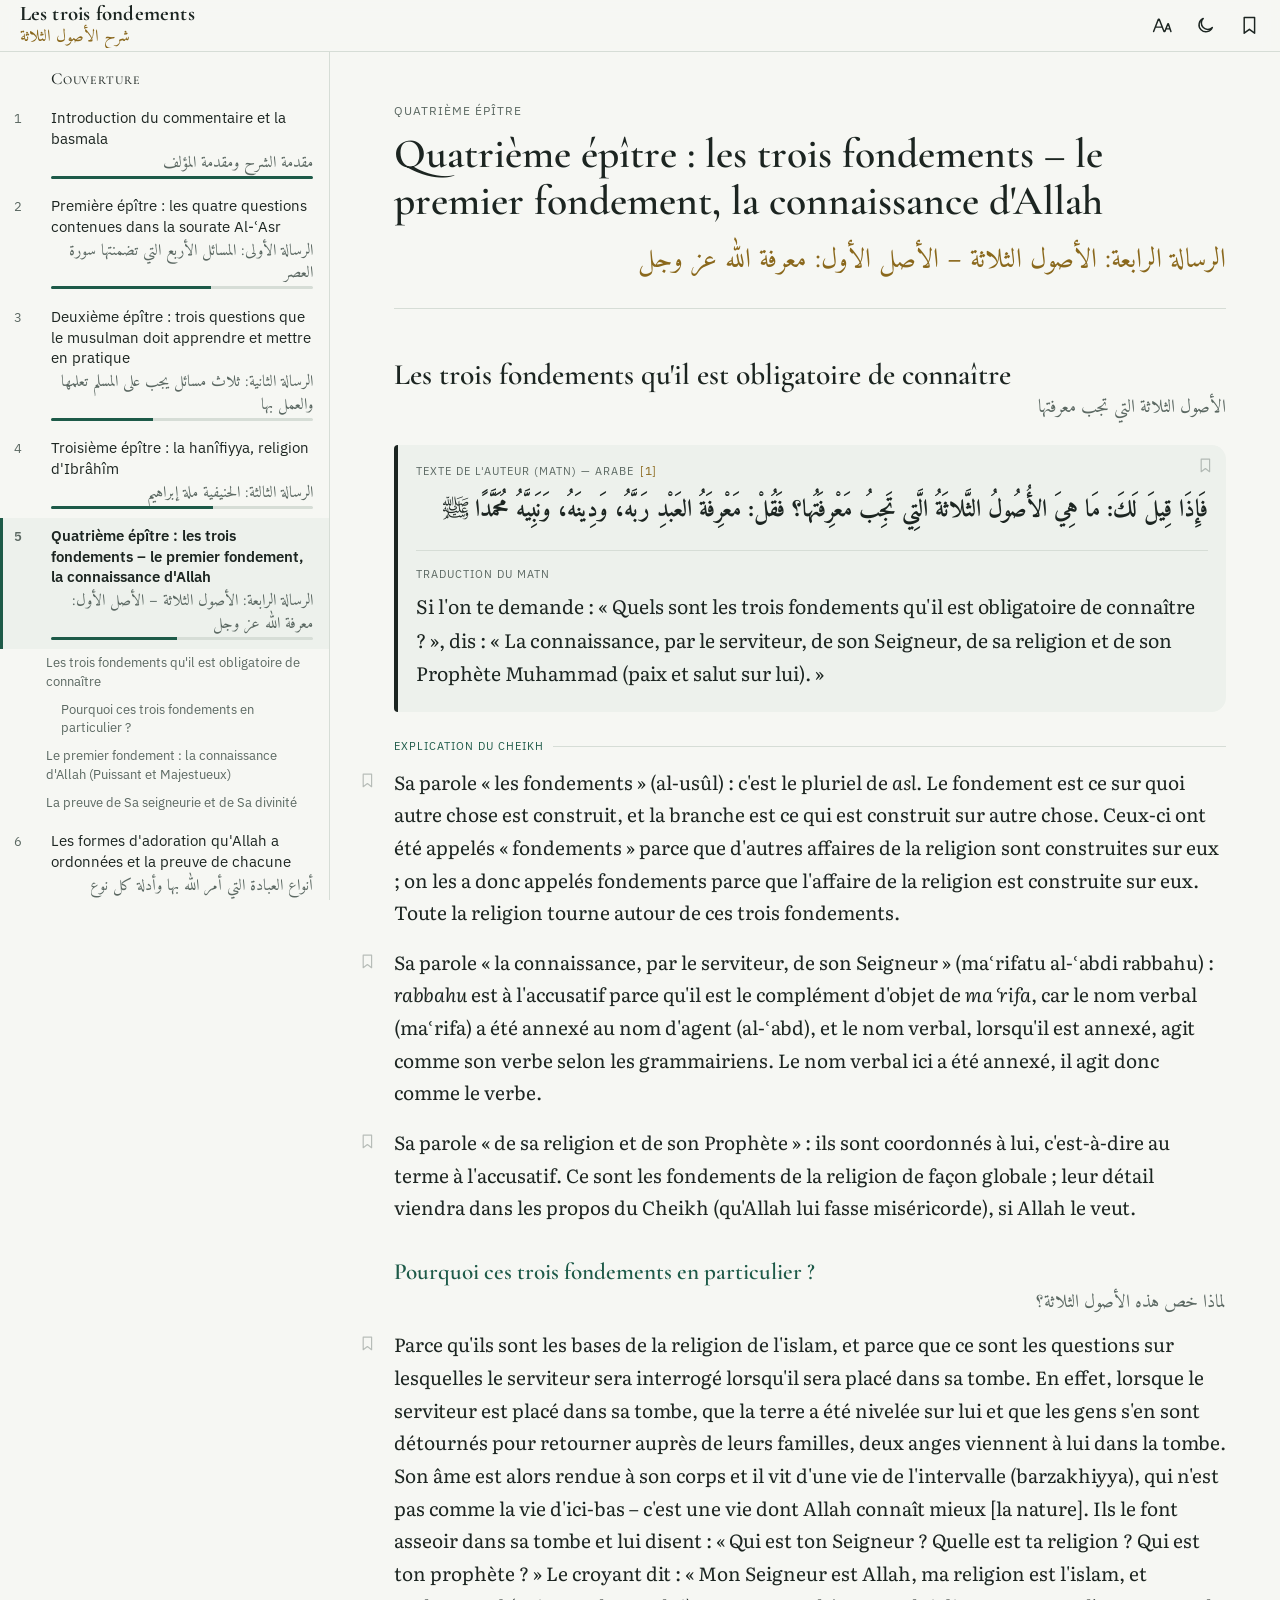
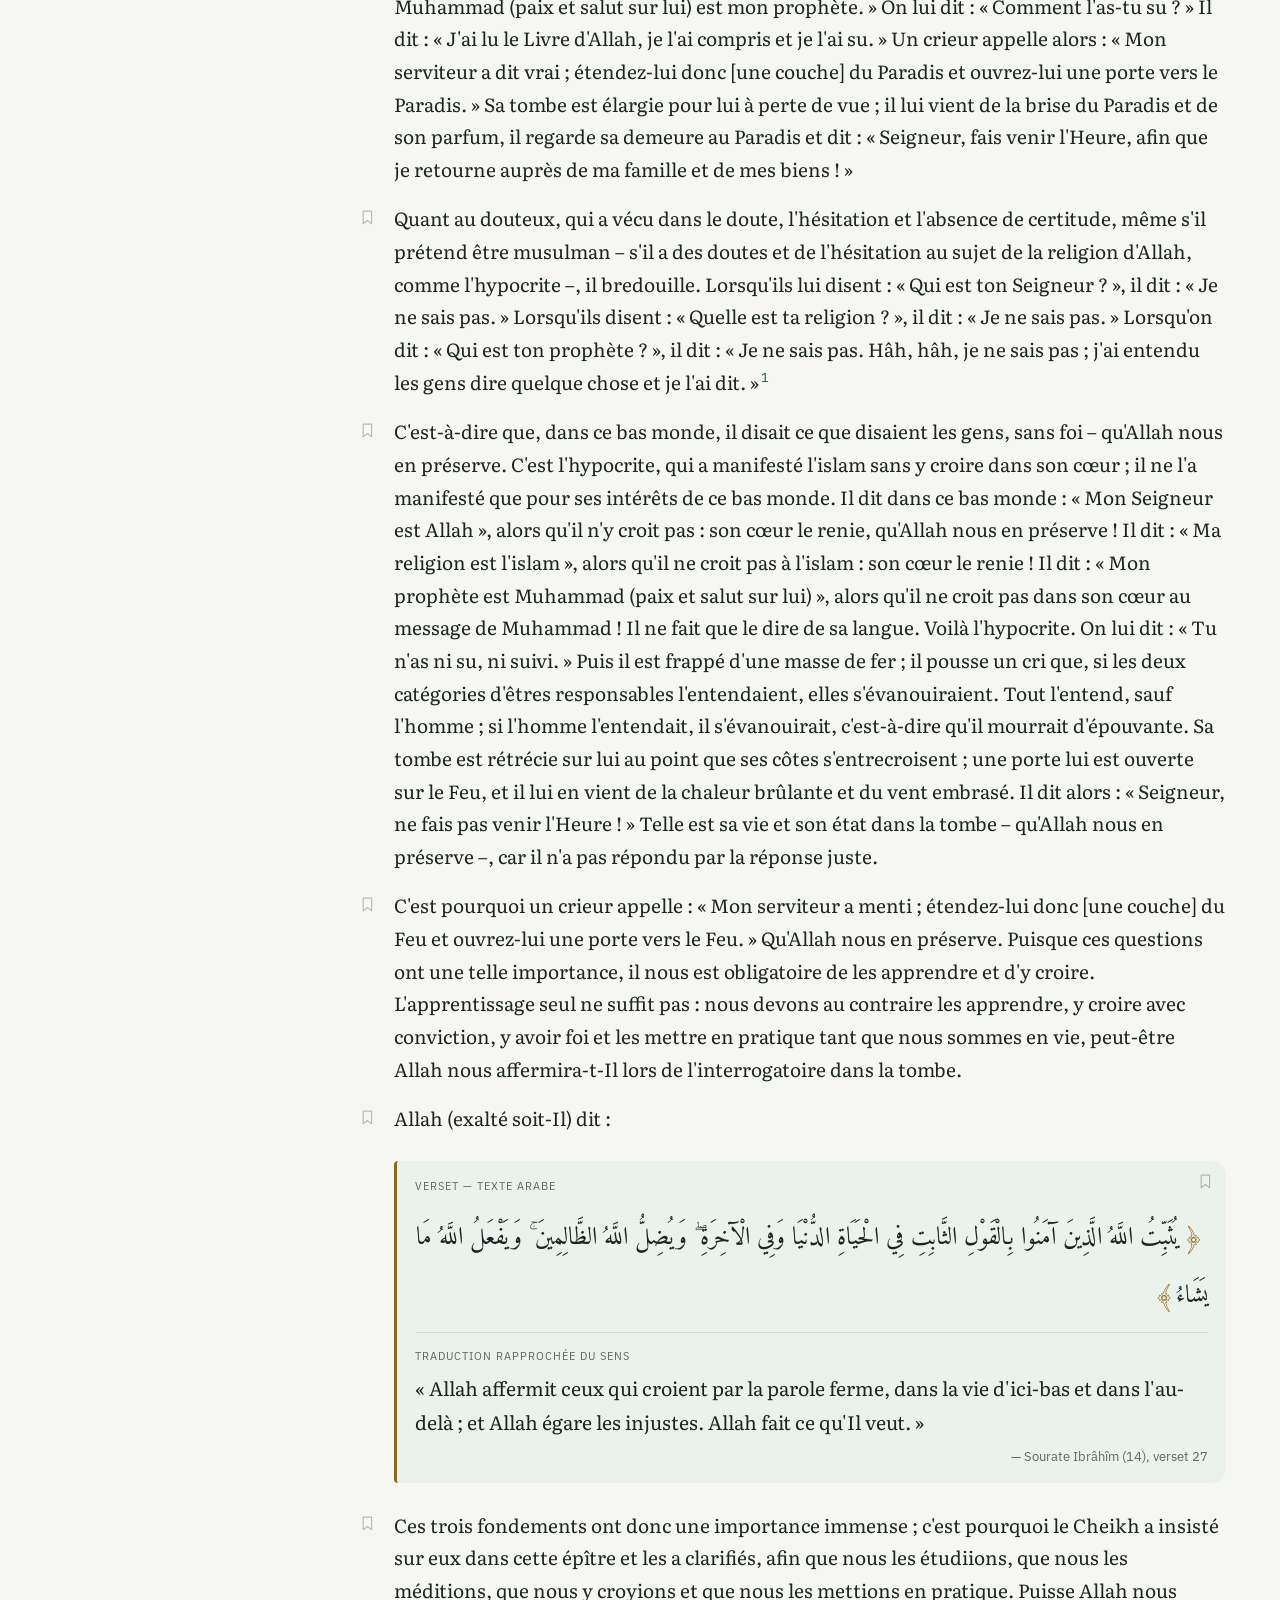
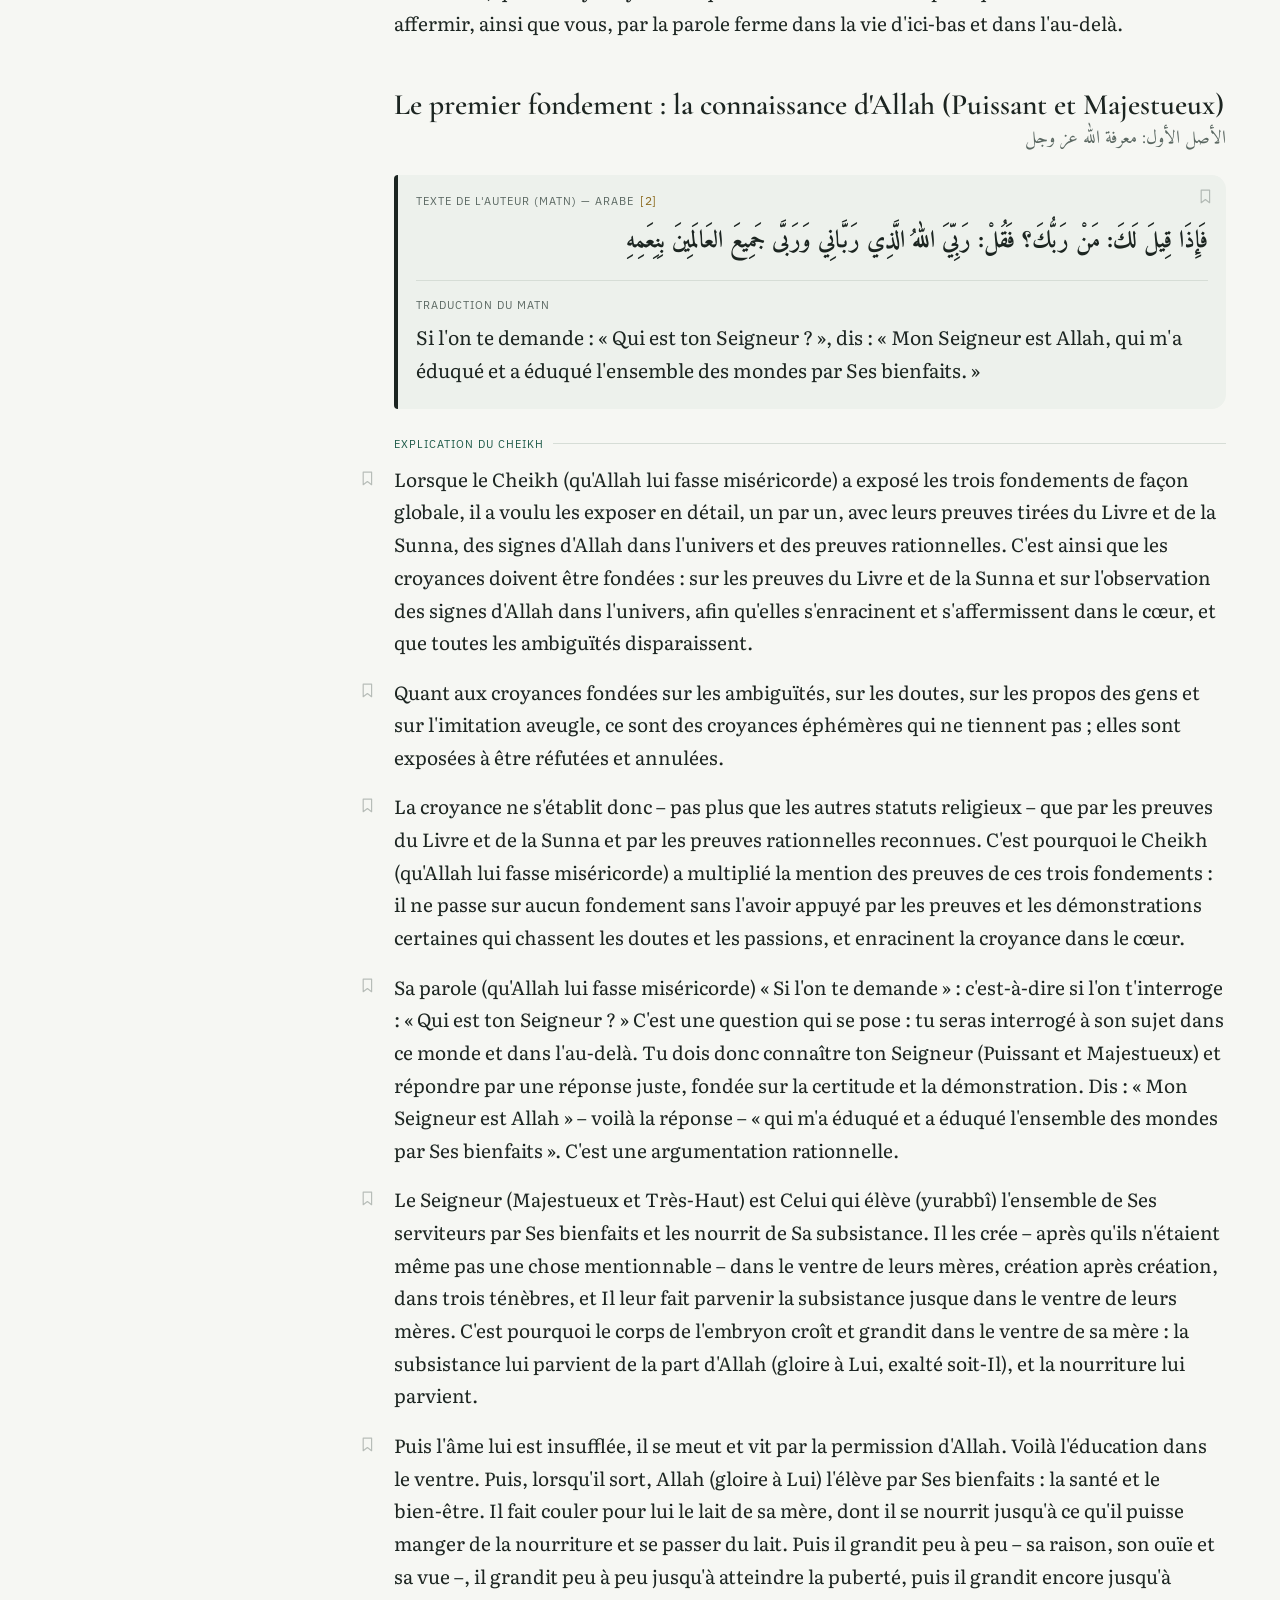
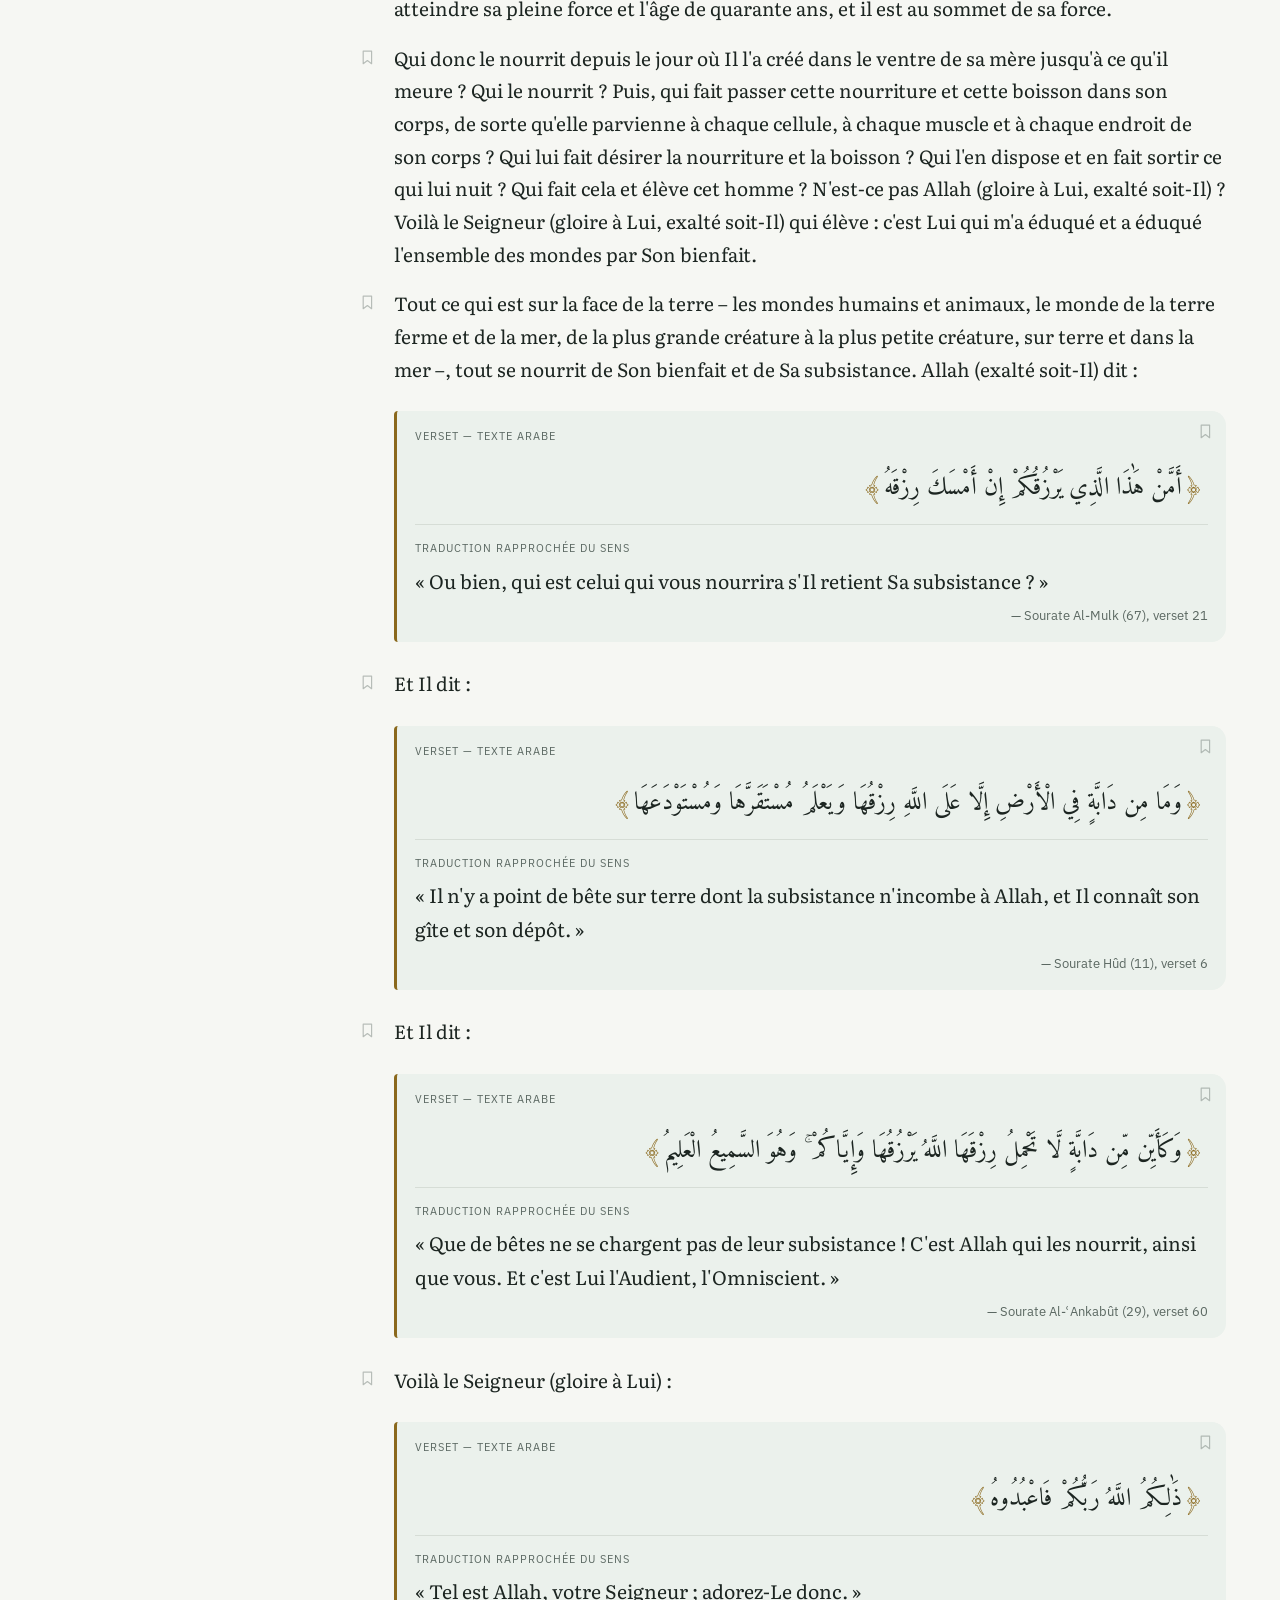
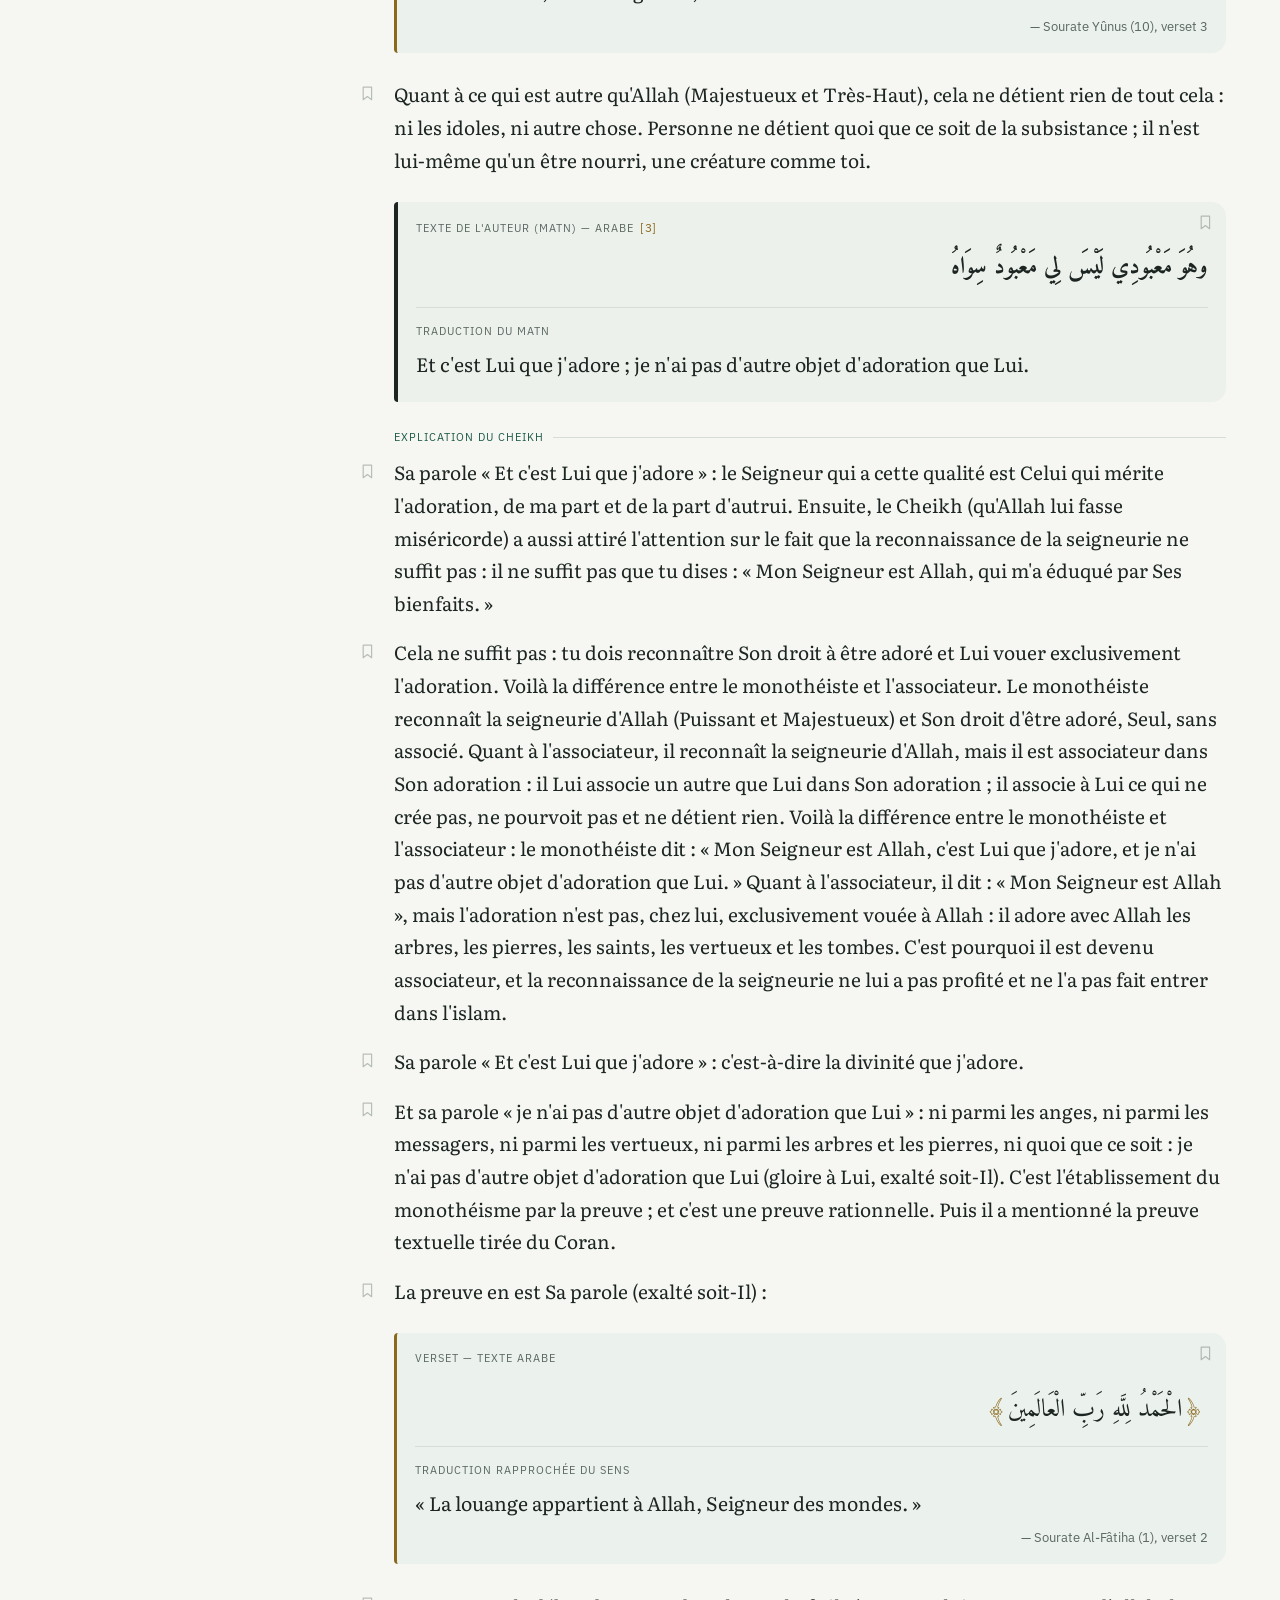
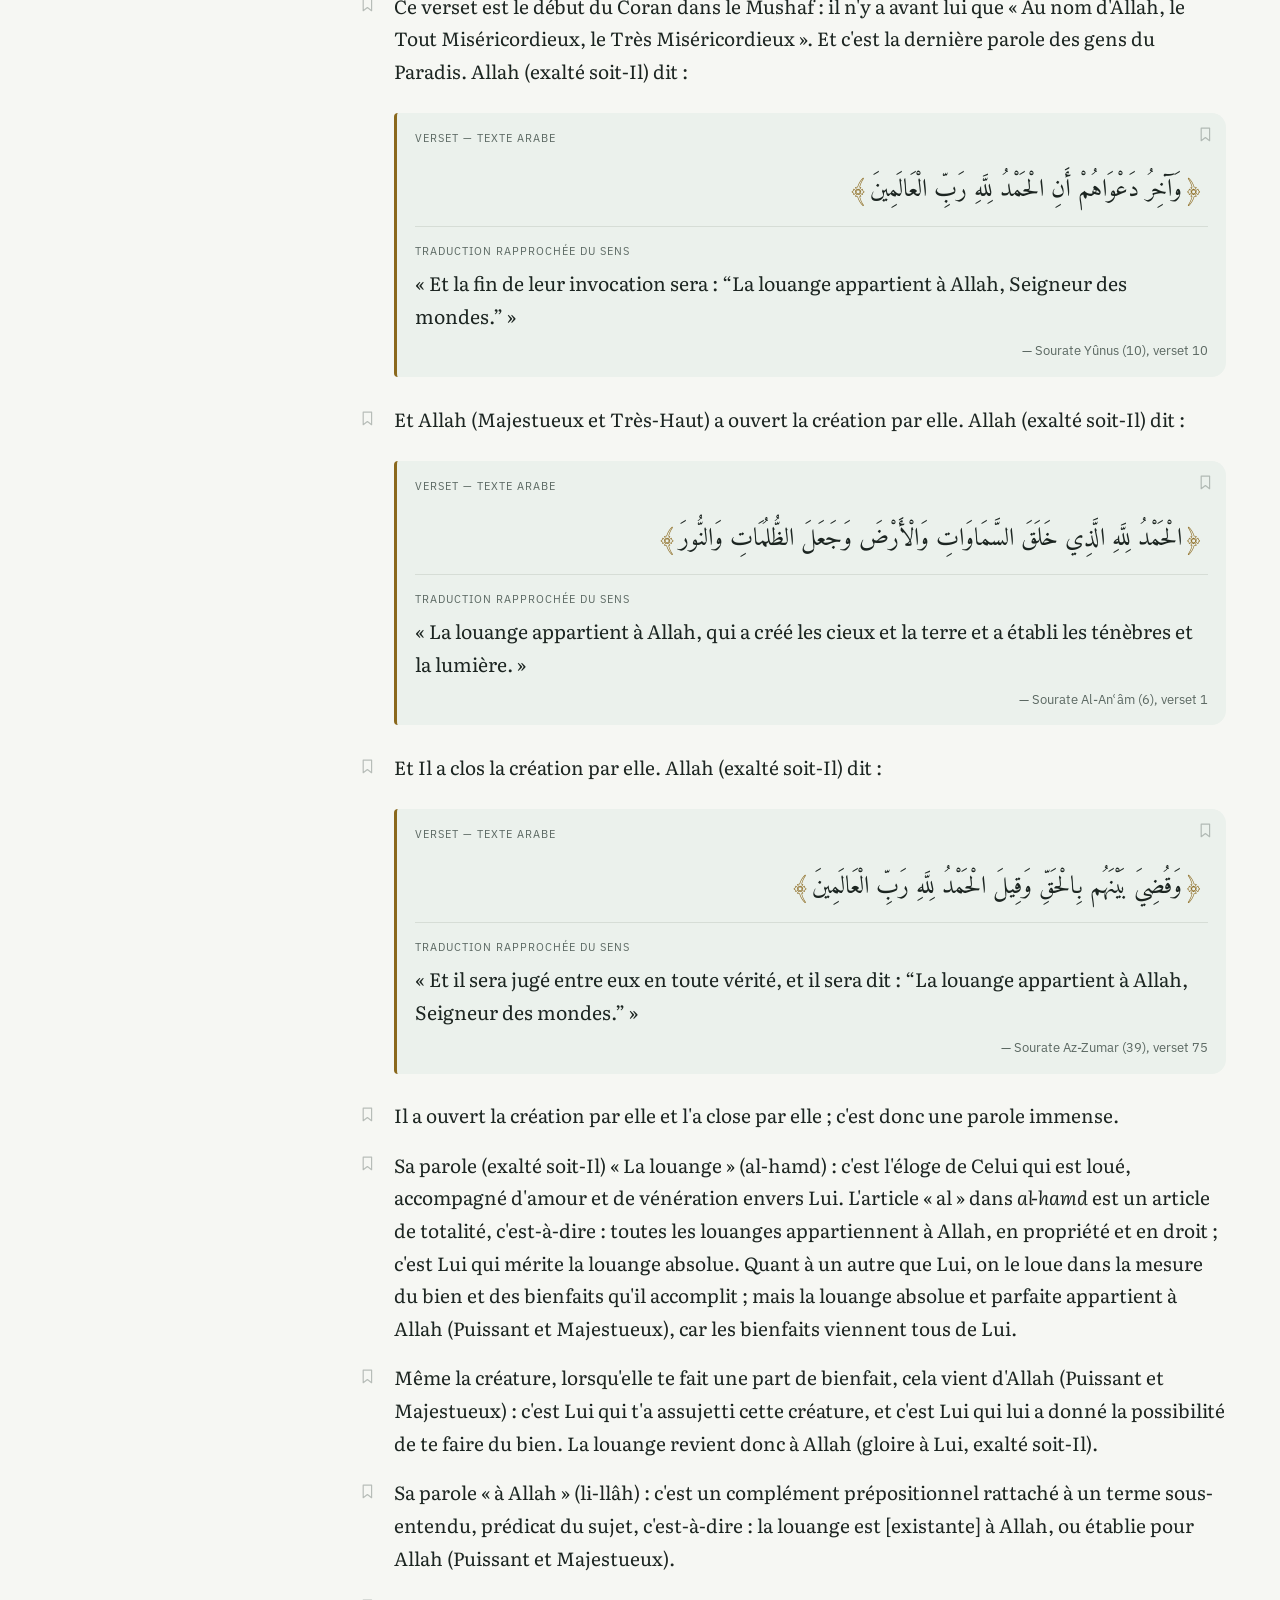
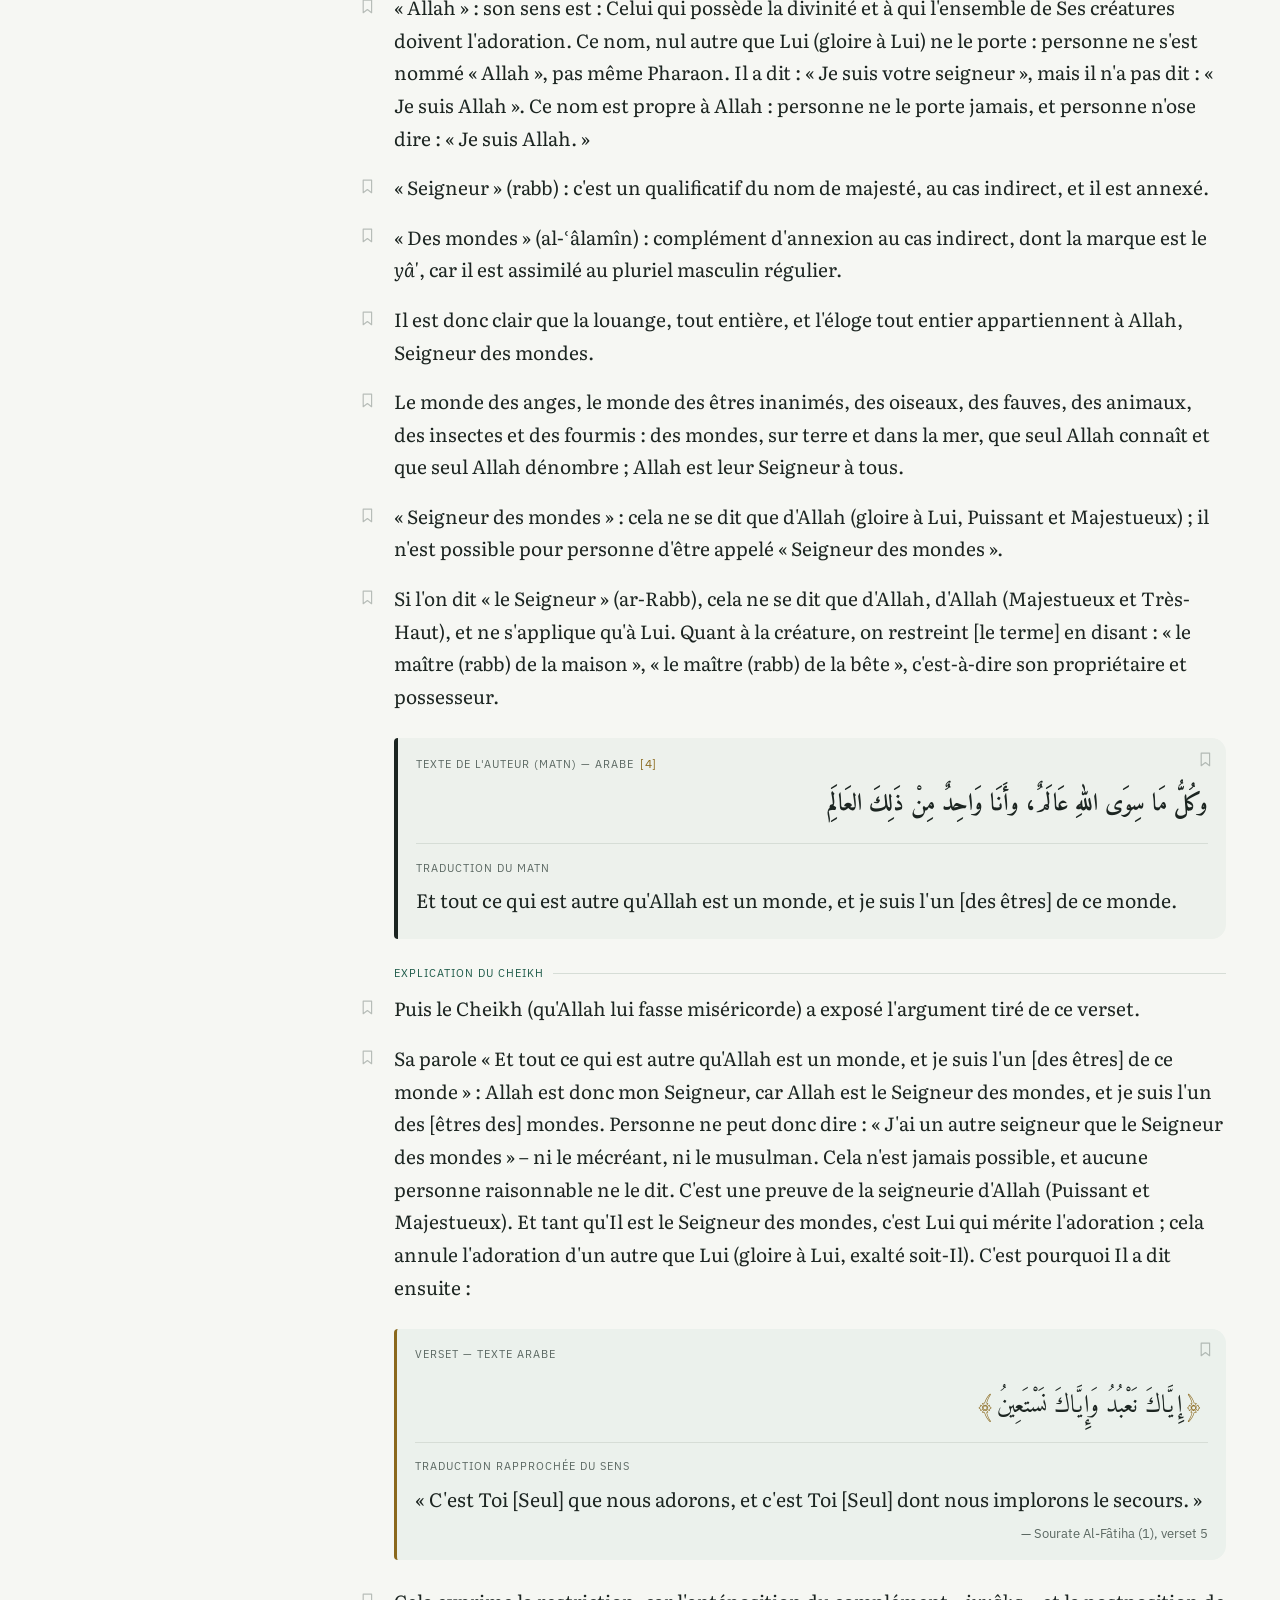
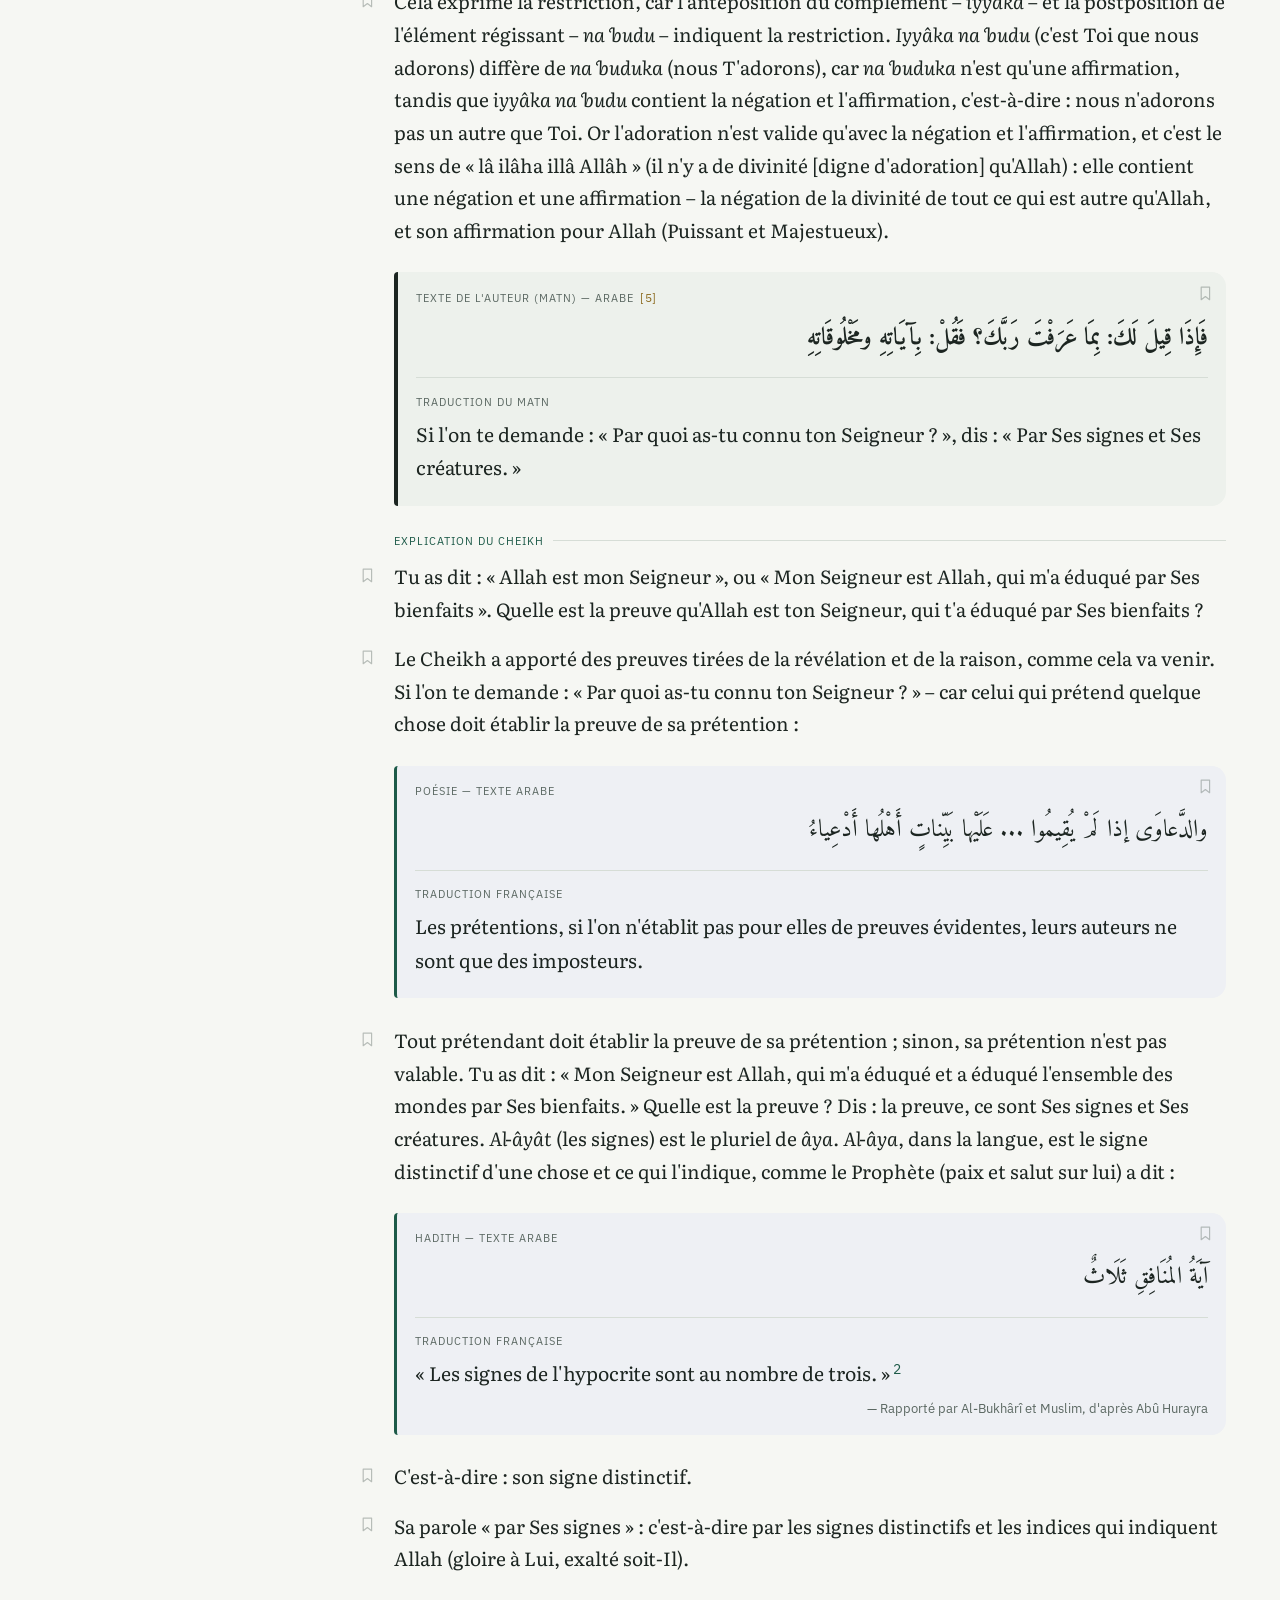
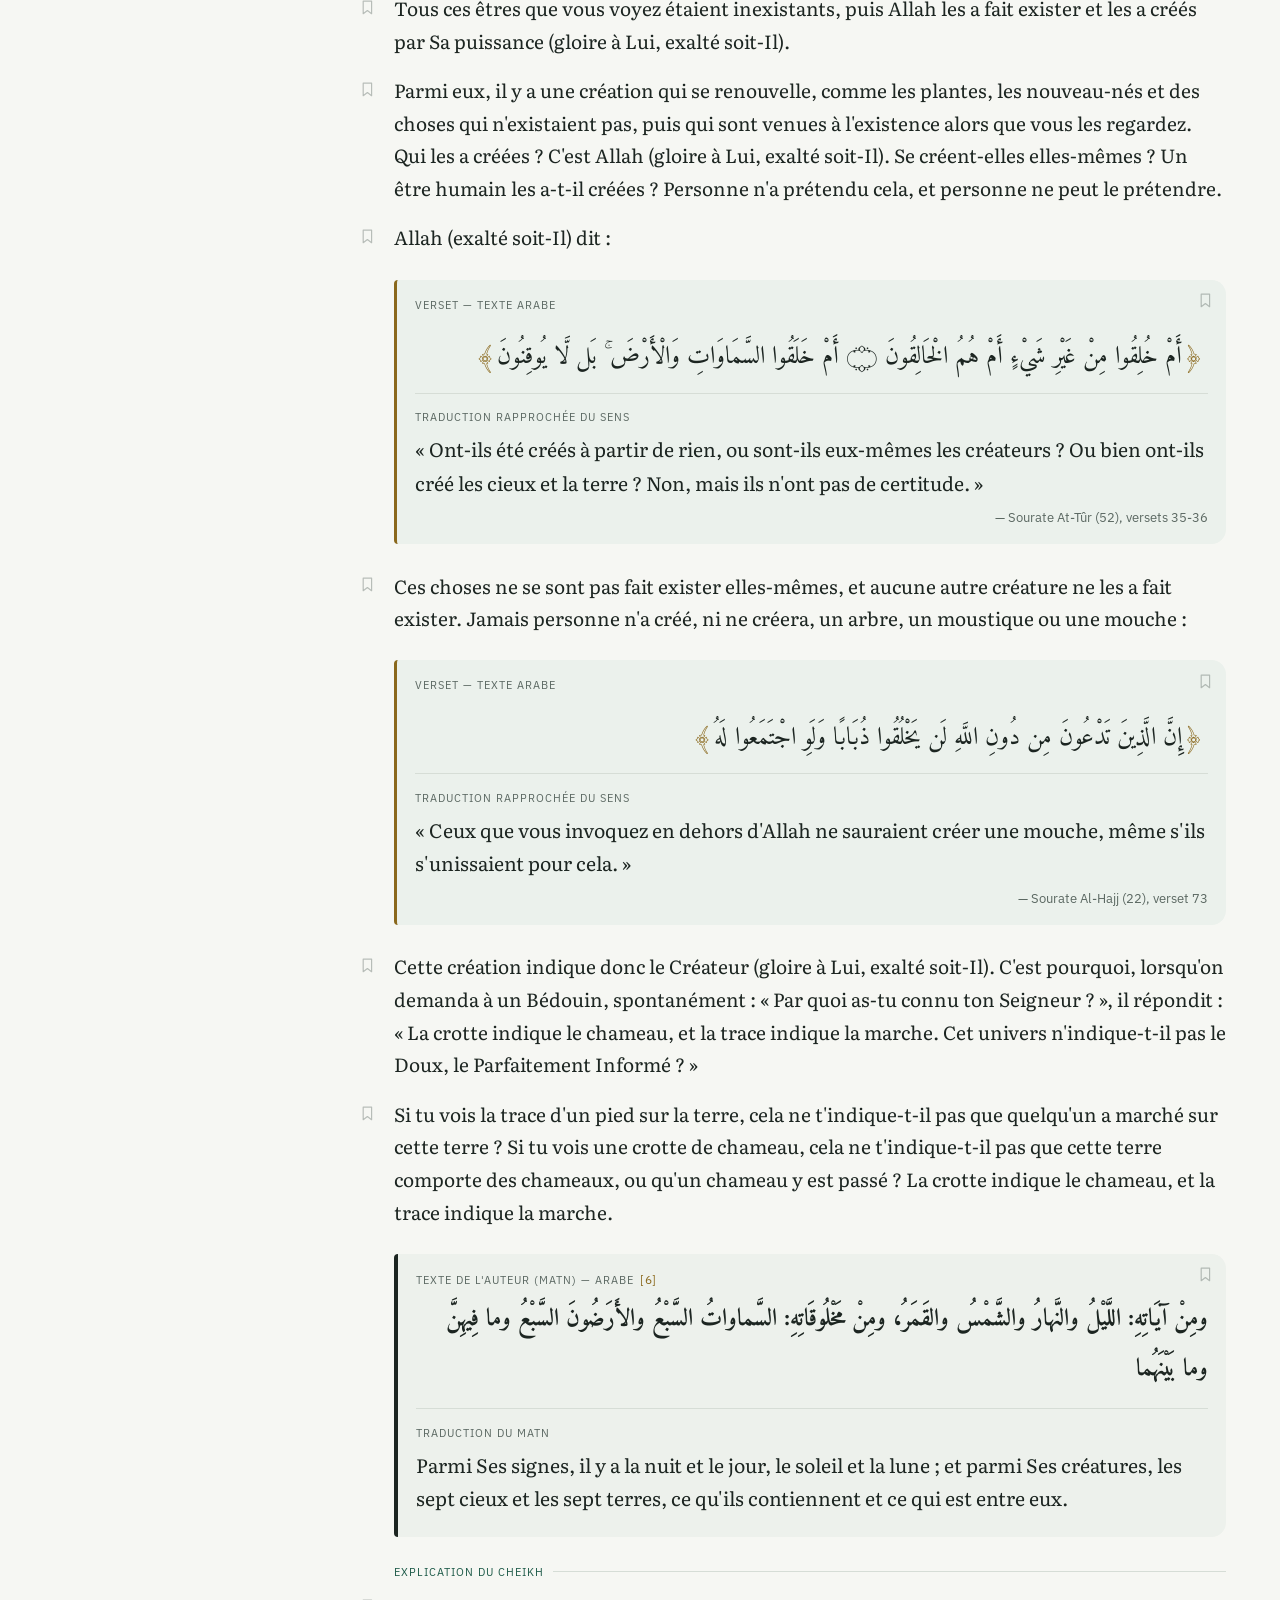
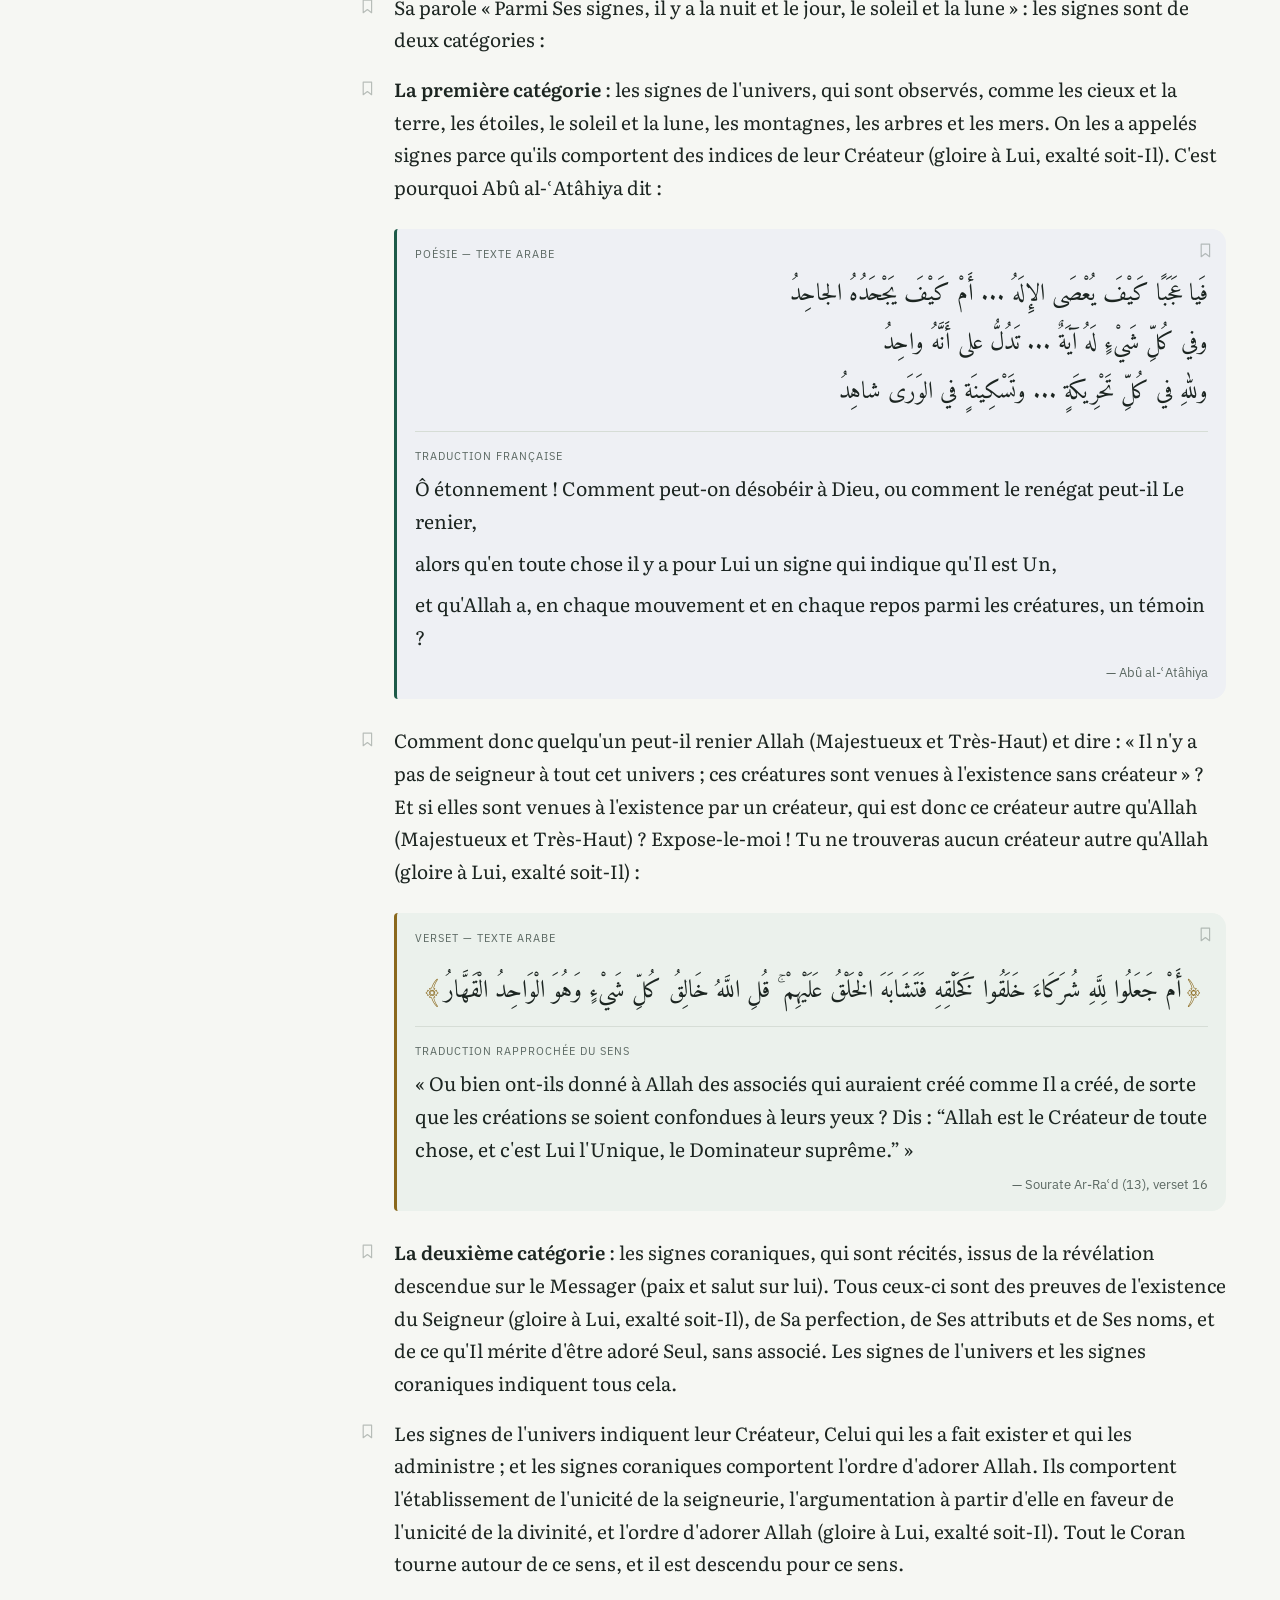
<file: 05-premier-fondement.html>
<!doctype html>
<html lang="fr">
<head>
<meta charset="utf-8">
<meta name="viewport" content="width=device-width,initial-scale=1,viewport-fit=cover">
<title>Quatrième épître : les trois fondements – le premier fondement, la connaissance d'Allah — Charh al-Usûl ath-Thalâtha</title>
<meta name="description" content="Traduction française intégrale du commentaire de Cheikh Sâlih Al-Fawzân sur « Les trois fondements » de Cheikh Muhammad ibn ʿAbd al-Wahhâb">
<meta name="color-scheme" content="light dark">
<meta name="theme-color" content="#f6f7f3" media="(prefers-color-scheme: light)"><meta name="theme-color" content="#111614" media="(prefers-color-scheme: dark)">
<script>try{var t=sessionStorage.getItem('usul3.theme');if(t)document.documentElement.setAttribute('data-theme',t)}catch(e){}</script>
<link rel="icon" href="assets/icons/logo.svg" type="image/svg+xml">
<link rel="icon" href="assets/icons/icon-32.png" sizes="32x32" type="image/png">
<link rel="apple-touch-icon" href="assets/icons/icon-180.png">
<link rel="manifest" href="manifest.webmanifest">
<link rel="stylesheet" href="fonts/fonts.css">
<link rel="stylesheet" href="assets/style.css">
</head>
<body>
<header class="bar">
  <button class="ico" id="btn-menu" type="button" aria-label="Sommaire" aria-controls="toc"><svg viewBox="0 0 24 24"><path d="M4 6h16M4 12h16M4 18h11"/></svg></button>
  <a class="bar-title" href="index.html"><span class="bt-fr">Les trois fondements</span><span class="bt-ar" lang="ar">شرح الأصول الثلاثة</span></a>
  <div class="bar-tools">
    <button class="ico" id="btn-font" type="button" aria-label="Taille du texte"><svg viewBox="0 0 24 24"><path d="M3 19 8.5 5h1L15 19M5 14h8M16 19l3.5-9h.5L23 19M17 16h5"/></svg></button>
    <button class="ico" id="btn-theme" type="button" aria-label="Thème clair ou sombre"><svg viewBox="0 0 24 24"><path d="M20 14.5A8 8 0 1 1 9.5 4a6.5 6.5 0 0 0 10.5 10.5z"/></svg></button>
    <button class="ico" id="btn-bm" type="button" aria-label="Marque-pages" aria-controls="bmpanel"><svg viewBox="0 0 24 24"><path d="M6 3h12v18l-6-4.5L6 21z"/></svg><span class="badge" id="bm-count" hidden></span></button>
  </div>
  <div class="readbar" aria-hidden="true"><i id="readbar"></i></div>
</header>
<nav class="toc" id="toc" aria-label="Sommaire du livre">
  <div class="toc-head"><strong>Sommaire</strong><button class="ico" id="btn-toc-close" type="button" aria-label="Fermer le sommaire"><svg viewBox="0 0 24 24"><path d="M6 6l12 12M18 6 6 18"/></svg></button></div>
  <ol class="toc-list"><li class="toc-item toc-cover"><a href="index.html#couverture"><span class="toc-n" aria-hidden="true"></span><span class="toc-t">Couverture</span><span class="toc-prog" aria-hidden="true"></span></a></li><li class="toc-item"><a href="01-introduction.html" data-ch="01"><span class="toc-n">1</span><span class="toc-t">Introduction du commentaire et la basmala<span class="toc-ar" lang="ar" dir="rtl">مقدمة الشرح ومقدمة المؤلف</span></span><span class="toc-prog" aria-hidden="true"></span></a></li><li class="toc-item"><a href="02-quatre-questions.html" data-ch="02"><span class="toc-n">2</span><span class="toc-t">Première épître : les quatre questions contenues dans la sourate Al-ʿAsr<span class="toc-ar" lang="ar" dir="rtl">الرسالة الأولى: المسائل الأربع التي تضمنتها سورة العصر</span></span><span class="toc-prog" aria-hidden="true"></span></a></li><li class="toc-item"><a href="03-trois-questions.html" data-ch="03"><span class="toc-n">3</span><span class="toc-t">Deuxième épître : trois questions que le musulman doit apprendre et mettre en pratique<span class="toc-ar" lang="ar" dir="rtl">الرسالة الثانية: ثلاث مسائل يجب على المسلم تعلمها والعمل بها</span></span><span class="toc-prog" aria-hidden="true"></span></a></li><li class="toc-item"><a href="04-hanifiyya.html" data-ch="04"><span class="toc-n">4</span><span class="toc-t">Troisième épître : la hanîfiyya, religion d&#x27;Ibrâhîm<span class="toc-ar" lang="ar" dir="rtl">الرسالة الثالثة: الحنيفية ملة إبراهيم</span></span><span class="toc-prog" aria-hidden="true"></span></a></li><li class="toc-item is-current"><a href="05-premier-fondement.html" data-ch="05"><span class="toc-n">5</span><span class="toc-t">Quatrième épître : les trois fondements – le premier fondement, la connaissance d&#x27;Allah<span class="toc-ar" lang="ar" dir="rtl">الرسالة الرابعة: الأصول الثلاثة – الأصل الأول: معرفة الله عز وجل</span></span><span class="toc-prog" aria-hidden="true"></span></a><ol class="toc-sub"><li class="l2"><a href="#b1">Les trois fondements qu&#x27;il est obligatoire de connaître</a></li><li class="l3"><a href="#b6">Pourquoi ces trois fondements en particulier ?</a></li><li class="l2"><a href="#b14">Le premier fondement : la connaissance d&#x27;Allah (Puissant et Majestueux)</a></li><li class="l2"><a href="#b92">La preuve de Sa seigneurie et de Sa divinité</a></li></ol></li><li class="toc-item"><a href="06-formes-adoration.html" data-ch="06"><span class="toc-n">6</span><span class="toc-t">Les formes d&#x27;adoration qu&#x27;Allah a ordonnées et la preuve de chacune<span class="toc-ar" lang="ar" dir="rtl">أنواع العبادة التي أمر الله بها وأدلة كل نوع</span></span><span class="toc-prog" aria-hidden="true"></span></a></li><li class="toc-item"><a href="07-deuxieme-fondement.html" data-ch="07"><span class="toc-n">7</span><span class="toc-t">Le deuxième fondement : la connaissance de la religion de l&#x27;islam – le degré de l&#x27;islam<span class="toc-ar" lang="ar" dir="rtl">الأصل الثاني: معرفة دين الإسلام – المرتبة الأولى: الإسلام</span></span><span class="toc-prog" aria-hidden="true"></span></a></li><li class="toc-item"><a href="08-degre-iman.html" data-ch="08"><span class="toc-n">8</span><span class="toc-t">Le deuxième degré : la foi (al-îmân)<span class="toc-ar" lang="ar" dir="rtl">المرتبة الثانية: الإيمان</span></span><span class="toc-prog" aria-hidden="true"></span></a></li><li class="toc-item"><a href="09-degre-ihsan.html" data-ch="09"><span class="toc-n">9</span><span class="toc-t">Le troisième degré : l&#x27;excellence (al-ihsân) et le hadith de Jibrîl<span class="toc-ar" lang="ar" dir="rtl">المرتبة الثالثة: الإحسان – حديث جبريل</span></span><span class="toc-prog" aria-hidden="true"></span></a></li><li class="toc-item"><a href="10-troisieme-fondement.html" data-ch="10"><span class="toc-n">10</span><span class="toc-t">Le troisième fondement : la connaissance de notre Prophète Muhammad – de sa naissance à l&#x27;Hégire<span class="toc-ar" lang="ar" dir="rtl">الأصل الثالث: معرفة نبينا محمد ﷺ – من مولده إلى الهجرة</span></span><span class="toc-prog" aria-hidden="true"></span></a></li><li class="toc-item"><a href="11-medine-resurrection-messagers.html" data-ch="11"><span class="toc-n">11</span><span class="toc-t">L&#x27;établissement à Médine, la mort du Prophète, la résurrection et les messagers<span class="toc-ar" lang="ar" dir="rtl">الاستقرار في المدينة – وفاته ﷺ – البعث والحساب – الإيمان بالرسل</span></span><span class="toc-prog" aria-hidden="true"></span></a></li><li class="toc-item"><a href="12-taghout.html" data-ch="12"><span class="toc-n">12</span><span class="toc-t">La mécréance envers le Tâghût et la foi en Allah – les catégories de tawâghît<span class="toc-ar" lang="ar" dir="rtl">الكفر بالطاغوت والإيمان بالله – أنواع الطواغيت</span></span><span class="toc-prog" aria-hidden="true"></span></a></li></ol>
  <div class="toc-foot"><button type="button" class="link" id="btn-reset">Réinitialiser la lecture…</button>
  <div class="confirm" id="reset-confirm" hidden><p>Effacer la progression, la position de lecture et tous les marque-pages ?</p><div class="row"><button type="button" class="btn danger" id="reset-yes">Tout effacer</button><button type="button" class="btn" id="reset-no">Annuler</button></div></div></div>
</nav>
<aside class="bmpanel" id="bmpanel" aria-label="Marque-pages" hidden>
  <div class="toc-head"><strong>Marque-pages</strong><button class="ico" id="btn-bm-close" type="button" aria-label="Fermer"><svg viewBox="0 0 24 24"><path d="M6 6l12 12M18 6 6 18"/></svg></button></div>
  <p class="hint">Touchez l'icône <svg class="inl" viewBox="0 0 24 24"><path d="M6 3h12v18l-6-4.5L6 21z"/></svg> en marge d'un passage pour le marquer. Votre position de lecture est enregistrée automatiquement.</p>
  <ol id="bm-list" class="bm-list"></ol>
  <div class="toc-foot"><button type="button" class="link" id="bm-clear">Supprimer tous les marque-pages…</button>
  <div class="confirm" id="bm-confirm" hidden><p>Supprimer tous les marque-pages ?</p><div class="row"><button type="button" class="btn danger" id="bm-yes">Supprimer</button><button type="button" class="btn" id="bm-no">Annuler</button></div></div></div>
</aside>
<div class="scrim" id="scrim" hidden></div>
<div class="fontpop" id="fontpop" hidden><button type="button" class="btn" data-fs="-1" aria-label="Réduire">A−</button><span id="fs-val">100 %</span><button type="button" class="btn" data-fs="1" aria-label="Agrandir">A+</button></div>
<div class="toast" id="toast" role="status" hidden></div>
<main class="page" data-chapter="05">
  <header class="ch-head">
    <p class="ch-kicker">Quatrième épître</p>
    <h1>Quatrième épître : les trois fondements – le premier fondement, la connaissance d&#x27;Allah</h1>
    <p class="ch-ar" lang="ar" dir="rtl">الرسالة الرابعة: الأصول الثلاثة – الأصل الأول: معرفة الله عز وجل</p>
  </header>
  <article class="text">
<h2 id="b1" data-b>Les trois fondements qu'il est obligatoire de connaître<span class="h-ar" lang="ar" dir="rtl">الأصول الثلاثة التي تجب معرفتها</span></h2>
<figure class="cite cite-m" id="b2" data-b><button class="bm" type="button" aria-label="Marquer ce passage" title="Marquer ce passage"><svg viewBox="0 0 24 24" aria-hidden="true"><path d="M6 3h12v18l-6-4.5L6 21z"/></svg></button>
<div class="cite-label">Texte de l'auteur (matn) — arabe<span class="mnum">[1]</span></div>
<blockquote class="ar" lang="ar" dir="rtl">فَإِذَا قِيلَ لَكَ: مَا هِيَ الأُصُولُ الثَّلاثَةُ الَّتِي تَجِبُ مَعْرِفَتُها؟ فَقُلْ: مَعْرِفَةُ العَبْدِ رَبَّهُ، وَدِينَهُ، وَنَبِيَّهُ مُحَمَّدًا ﷺ</blockquote>
<div class="cite-label">Traduction du matn</div>
<p class="tr">Si l'on te demande : « Quels sont les trois fondements qu'il est obligatoire de connaître ? », dis : « La connaissance, par le serviteur, de son Seigneur, de sa religion et de son Prophète Muhammad (paix et salut sur lui). »</p>
</figure>
<div class="sharh-label">Explication du Cheikh</div>
<p id="b3" data-b><button class="bm" type="button" aria-label="Marquer ce passage" title="Marquer ce passage"><svg viewBox="0 0 24 24" aria-hidden="true"><path d="M6 3h12v18l-6-4.5L6 21z"/></svg></button>Sa parole « les fondements » (al-usûl) : c'est le pluriel de <em>asl</em>. Le fondement est ce sur quoi autre chose est construit, et la branche est ce qui est construit sur autre chose. Ceux-ci ont été appelés « fondements » parce que d'autres affaires de la religion sont construites sur eux ; on les a donc appelés fondements parce que l'affaire de la religion est construite sur eux. Toute la religion tourne autour de ces trois fondements.</p>
<p id="b4" data-b><button class="bm" type="button" aria-label="Marquer ce passage" title="Marquer ce passage"><svg viewBox="0 0 24 24" aria-hidden="true"><path d="M6 3h12v18l-6-4.5L6 21z"/></svg></button>Sa parole « la connaissance, par le serviteur, de son Seigneur » (maʿrifatu al-ʿabdi rabbahu) : <em>rabbahu</em> est à l'accusatif parce qu'il est le complément d'objet de <em>maʿrifa</em>, car le nom verbal (maʿrifa) a été annexé au nom d'agent (al-ʿabd), et le nom verbal, lorsqu'il est annexé, agit comme son verbe selon les grammairiens. Le nom verbal ici a été annexé, il agit donc comme le verbe.</p>
<p id="b5" data-b><button class="bm" type="button" aria-label="Marquer ce passage" title="Marquer ce passage"><svg viewBox="0 0 24 24" aria-hidden="true"><path d="M6 3h12v18l-6-4.5L6 21z"/></svg></button>Sa parole « de sa religion et de son Prophète » : ils sont coordonnés à lui, c'est-à-dire au terme à l'accusatif. Ce sont les fondements de la religion de façon globale ; leur détail viendra dans les propos du Cheikh (qu'Allah lui fasse miséricorde), si Allah le veut.</p>
<h3 id="b6" data-b>Pourquoi ces trois fondements en particulier ?<span class="h-ar" lang="ar" dir="rtl">لماذا خص هذه الأصول الثلاثة؟</span></h3>
<p id="b7" data-b><button class="bm" type="button" aria-label="Marquer ce passage" title="Marquer ce passage"><svg viewBox="0 0 24 24" aria-hidden="true"><path d="M6 3h12v18l-6-4.5L6 21z"/></svg></button>Parce qu'ils sont les bases de la religion de l'islam, et parce que ce sont les questions sur lesquelles le serviteur sera interrogé lorsqu'il sera placé dans sa tombe. En effet, lorsque le serviteur est placé dans sa tombe, que la terre a été nivelée sur lui et que les gens s'en sont détournés pour retourner auprès de leurs familles, deux anges viennent à lui dans la tombe. Son âme est alors rendue à son corps et il vit d'une vie de l'intervalle (barzakhiyya), qui n'est pas comme la vie d'ici-bas – c'est une vie dont Allah connaît mieux [la nature]. Ils le font asseoir dans sa tombe et lui disent : « Qui est ton Seigneur ? Quelle est ta religion ? Qui est ton prophète ? » Le croyant dit : « Mon Seigneur est Allah, ma religion est l'islam, et Muhammad (paix et salut sur lui) est mon prophète. » On lui dit : « Comment l'as-tu su ? » Il dit : « J'ai lu le Livre d'Allah, je l'ai compris et je l'ai su. » Un crieur appelle alors : « Mon serviteur a dit vrai ; étendez-lui donc [une couche] du Paradis et ouvrez-lui une porte vers le Paradis. » Sa tombe est élargie pour lui à perte de vue ; il lui vient de la brise du Paradis et de son parfum, il regarde sa demeure au Paradis et dit : « Seigneur, fais venir l'Heure, afin que je retourne auprès de ma famille et de mes biens ! »</p>
<p id="b8" data-b><button class="bm" type="button" aria-label="Marquer ce passage" title="Marquer ce passage"><svg viewBox="0 0 24 24" aria-hidden="true"><path d="M6 3h12v18l-6-4.5L6 21z"/></svg></button>Quant au douteux, qui a vécu dans le doute, l'hésitation et l'absence de certitude, même s'il prétend être musulman – s'il a des doutes et de l'hésitation au sujet de la religion d'Allah, comme l'hypocrite –, il bredouille. Lorsqu'ils lui disent : « Qui est ton Seigneur ? », il dit : « Je ne sais pas. » Lorsqu'ils disent : « Quelle est ta religion ? », il dit : « Je ne sais pas. » Lorsqu'on dit : « Qui est ton prophète ? », il dit : « Je ne sais pas. Hâh, hâh, je ne sais pas ; j'ai entendu les gens dire quelque chose et je l'ai dit. »<sup class="fn"><a href="#n-1" id="r-1">1</a></sup></p>
<p id="b9" data-b><button class="bm" type="button" aria-label="Marquer ce passage" title="Marquer ce passage"><svg viewBox="0 0 24 24" aria-hidden="true"><path d="M6 3h12v18l-6-4.5L6 21z"/></svg></button>C'est-à-dire que, dans ce bas monde, il disait ce que disaient les gens, sans foi – qu'Allah nous en préserve. C'est l'hypocrite, qui a manifesté l'islam sans y croire dans son cœur ; il ne l'a manifesté que pour ses intérêts de ce bas monde. Il dit dans ce bas monde : « Mon Seigneur est Allah », alors qu'il n'y croit pas : son cœur le renie, qu'Allah nous en préserve ! Il dit : « Ma religion est l'islam », alors qu'il ne croit pas à l'islam : son cœur le renie ! Il dit : « Mon prophète est Muhammad (paix et salut sur lui) », alors qu'il ne croit pas dans son cœur au message de Muhammad ! Il ne fait que le dire de sa langue. Voilà l'hypocrite. On lui dit : « Tu n'as ni su, ni suivi. » Puis il est frappé d'une masse de fer ; il pousse un cri que, si les deux catégories d'êtres responsables l'entendaient, elles s'évanouiraient. Tout l'entend, sauf l'homme ; si l'homme l'entendait, il s'évanouirait, c'est-à-dire qu'il mourrait d'épouvante. Sa tombe est rétrécie sur lui au point que ses côtes s'entrecroisent ; une porte lui est ouverte sur le Feu, et il lui en vient de la chaleur brûlante et du vent embrasé. Il dit alors : « Seigneur, ne fais pas venir l'Heure ! » Telle est sa vie et son état dans la tombe – qu'Allah nous en préserve –, car il n'a pas répondu par la réponse juste.</p>
<p id="b10" data-b><button class="bm" type="button" aria-label="Marquer ce passage" title="Marquer ce passage"><svg viewBox="0 0 24 24" aria-hidden="true"><path d="M6 3h12v18l-6-4.5L6 21z"/></svg></button>C'est pourquoi un crieur appelle : « Mon serviteur a menti ; étendez-lui donc [une couche] du Feu et ouvrez-lui une porte vers le Feu. » Qu'Allah nous en préserve. Puisque ces questions ont une telle importance, il nous est obligatoire de les apprendre et d'y croire. L'apprentissage seul ne suffit pas : nous devons au contraire les apprendre, y croire avec conviction, y avoir foi et les mettre en pratique tant que nous sommes en vie, peut-être Allah nous affermira-t-Il lors de l'interrogatoire dans la tombe.</p>
<p id="b11" data-b><button class="bm" type="button" aria-label="Marquer ce passage" title="Marquer ce passage"><svg viewBox="0 0 24 24" aria-hidden="true"><path d="M6 3h12v18l-6-4.5L6 21z"/></svg></button>Allah (exalté soit-Il) dit :</p>
<figure class="cite cite-q" id="b12" data-b><button class="bm" type="button" aria-label="Marquer ce passage" title="Marquer ce passage"><svg viewBox="0 0 24 24" aria-hidden="true"><path d="M6 3h12v18l-6-4.5L6 21z"/></svg></button>
<div class="cite-label">Verset — texte arabe</div>
<blockquote class="ar ar-q" lang="ar" dir="rtl"><span class="orn">﴿</span>يُثَبِّتُ اللَّهُ الَّذِينَ آمَنُوا بِالْقَوْلِ الثَّابِتِ فِي الْحَيَاةِ الدُّنْيَا وَفِي الْآخِرَةِ ۖ وَيُضِلُّ اللَّهُ الظَّالِمِينَ ۚ وَيَفْعَلُ اللَّهُ مَا يَشَاءُ<span class="orn">﴾</span></blockquote>
<div class="cite-label">Traduction rapprochée du sens</div>
<p class="tr">« Allah affermit ceux qui croient par la parole ferme, dans la vie d'ici-bas et dans l'au-delà ; et Allah égare les injustes. Allah fait ce qu'Il veut. »</p>
<figcaption class="ref">Sourate Ibrâhîm (14), verset 27</figcaption>
</figure>
<p id="b13" data-b><button class="bm" type="button" aria-label="Marquer ce passage" title="Marquer ce passage"><svg viewBox="0 0 24 24" aria-hidden="true"><path d="M6 3h12v18l-6-4.5L6 21z"/></svg></button>Ces trois fondements ont donc une importance immense ; c'est pourquoi le Cheikh a insisté sur eux dans cette épître et les a clarifiés, afin que nous les étudiions, que nous les méditions, que nous y croyions et que nous les mettions en pratique. Puisse Allah nous affermir, ainsi que vous, par la parole ferme dans la vie d'ici-bas et dans l'au-delà.</p>
<h2 id="b14" data-b>Le premier fondement : la connaissance d'Allah (Puissant et Majestueux)<span class="h-ar" lang="ar" dir="rtl">الأصل الأول: معرفة الله عز وجل</span></h2>
<figure class="cite cite-m" id="b15" data-b><button class="bm" type="button" aria-label="Marquer ce passage" title="Marquer ce passage"><svg viewBox="0 0 24 24" aria-hidden="true"><path d="M6 3h12v18l-6-4.5L6 21z"/></svg></button>
<div class="cite-label">Texte de l'auteur (matn) — arabe<span class="mnum">[2]</span></div>
<blockquote class="ar" lang="ar" dir="rtl">فَإِذَا قِيلَ لَكَ: مَنْ رَبُّكَ؟ فَقُلْ: رَبِّيَ اللهُ الَّذِي رَبَّانِي وَرَبَّى جَمِيعَ العَالَمِينَ بِنِعَمِهِ</blockquote>
<div class="cite-label">Traduction du matn</div>
<p class="tr">Si l'on te demande : « Qui est ton Seigneur ? », dis : « Mon Seigneur est Allah, qui m'a éduqué et a éduqué l'ensemble des mondes par Ses bienfaits. »</p>
</figure>
<div class="sharh-label">Explication du Cheikh</div>
<p id="b16" data-b><button class="bm" type="button" aria-label="Marquer ce passage" title="Marquer ce passage"><svg viewBox="0 0 24 24" aria-hidden="true"><path d="M6 3h12v18l-6-4.5L6 21z"/></svg></button>Lorsque le Cheikh (qu'Allah lui fasse miséricorde) a exposé les trois fondements de façon globale, il a voulu les exposer en détail, un par un, avec leurs preuves tirées du Livre et de la Sunna, des signes d'Allah dans l'univers et des preuves rationnelles. C'est ainsi que les croyances doivent être fondées : sur les preuves du Livre et de la Sunna et sur l'observation des signes d'Allah dans l'univers, afin qu'elles s'enracinent et s'affermissent dans le cœur, et que toutes les ambiguïtés disparaissent.</p>
<p id="b17" data-b><button class="bm" type="button" aria-label="Marquer ce passage" title="Marquer ce passage"><svg viewBox="0 0 24 24" aria-hidden="true"><path d="M6 3h12v18l-6-4.5L6 21z"/></svg></button>Quant aux croyances fondées sur les ambiguïtés, sur les doutes, sur les propos des gens et sur l'imitation aveugle, ce sont des croyances éphémères qui ne tiennent pas ; elles sont exposées à être réfutées et annulées.</p>
<p id="b18" data-b><button class="bm" type="button" aria-label="Marquer ce passage" title="Marquer ce passage"><svg viewBox="0 0 24 24" aria-hidden="true"><path d="M6 3h12v18l-6-4.5L6 21z"/></svg></button>La croyance ne s'établit donc – pas plus que les autres statuts religieux – que par les preuves du Livre et de la Sunna et par les preuves rationnelles reconnues. C'est pourquoi le Cheikh (qu'Allah lui fasse miséricorde) a multiplié la mention des preuves de ces trois fondements : il ne passe sur aucun fondement sans l'avoir appuyé par les preuves et les démonstrations certaines qui chassent les doutes et les passions, et enracinent la croyance dans le cœur.</p>
<p id="b19" data-b><button class="bm" type="button" aria-label="Marquer ce passage" title="Marquer ce passage"><svg viewBox="0 0 24 24" aria-hidden="true"><path d="M6 3h12v18l-6-4.5L6 21z"/></svg></button>Sa parole (qu'Allah lui fasse miséricorde) « Si l'on te demande » : c'est-à-dire si l'on t'interroge : « Qui est ton Seigneur ? » C'est une question qui se pose : tu seras interrogé à son sujet dans ce monde et dans l'au-delà. Tu dois donc connaître ton Seigneur (Puissant et Majestueux) et répondre par une réponse juste, fondée sur la certitude et la démonstration. Dis : « Mon Seigneur est Allah » – voilà la réponse – « qui m'a éduqué et a éduqué l'ensemble des mondes par Ses bienfaits ». C'est une argumentation rationnelle.</p>
<p id="b20" data-b><button class="bm" type="button" aria-label="Marquer ce passage" title="Marquer ce passage"><svg viewBox="0 0 24 24" aria-hidden="true"><path d="M6 3h12v18l-6-4.5L6 21z"/></svg></button>Le Seigneur (Majestueux et Très-Haut) est Celui qui élève (yurabbî) l'ensemble de Ses serviteurs par Ses bienfaits et les nourrit de Sa subsistance. Il les crée – après qu'ils n'étaient même pas une chose mentionnable – dans le ventre de leurs mères, création après création, dans trois ténèbres, et Il leur fait parvenir la subsistance jusque dans le ventre de leurs mères. C'est pourquoi le corps de l'embryon croît et grandit dans le ventre de sa mère : la subsistance lui parvient de la part d'Allah (gloire à Lui, exalté soit-Il), et la nourriture lui parvient.</p>
<p id="b21" data-b><button class="bm" type="button" aria-label="Marquer ce passage" title="Marquer ce passage"><svg viewBox="0 0 24 24" aria-hidden="true"><path d="M6 3h12v18l-6-4.5L6 21z"/></svg></button>Puis l'âme lui est insufflée, il se meut et vit par la permission d'Allah. Voilà l'éducation dans le ventre. Puis, lorsqu'il sort, Allah (gloire à Lui) l'élève par Ses bienfaits : la santé et le bien-être. Il fait couler pour lui le lait de sa mère, dont il se nourrit jusqu'à ce qu'il puisse manger de la nourriture et se passer du lait. Puis il grandit peu à peu – sa raison, son ouïe et sa vue –, il grandit peu à peu jusqu'à atteindre la puberté, puis il grandit encore jusqu'à atteindre sa pleine force et l'âge de quarante ans, et il est au sommet de sa force.</p>
<p id="b22" data-b><button class="bm" type="button" aria-label="Marquer ce passage" title="Marquer ce passage"><svg viewBox="0 0 24 24" aria-hidden="true"><path d="M6 3h12v18l-6-4.5L6 21z"/></svg></button>Qui donc le nourrit depuis le jour où Il l'a créé dans le ventre de sa mère jusqu'à ce qu'il meure ? Qui le nourrit ? Puis, qui fait passer cette nourriture et cette boisson dans son corps, de sorte qu'elle parvienne à chaque cellule, à chaque muscle et à chaque endroit de son corps ? Qui lui fait désirer la nourriture et la boisson ? Qui l'en dispose et en fait sortir ce qui lui nuit ? Qui fait cela et élève cet homme ? N'est-ce pas Allah (gloire à Lui, exalté soit-Il) ? Voilà le Seigneur (gloire à Lui, exalté soit-Il) qui élève : c'est Lui qui m'a éduqué et a éduqué l'ensemble des mondes par Son bienfait.</p>
<p id="b23" data-b><button class="bm" type="button" aria-label="Marquer ce passage" title="Marquer ce passage"><svg viewBox="0 0 24 24" aria-hidden="true"><path d="M6 3h12v18l-6-4.5L6 21z"/></svg></button>Tout ce qui est sur la face de la terre – les mondes humains et animaux, le monde de la terre ferme et de la mer, de la plus grande créature à la plus petite créature, sur terre et dans la mer –, tout se nourrit de Son bienfait et de Sa subsistance. Allah (exalté soit-Il) dit :</p>
<figure class="cite cite-q" id="b24" data-b><button class="bm" type="button" aria-label="Marquer ce passage" title="Marquer ce passage"><svg viewBox="0 0 24 24" aria-hidden="true"><path d="M6 3h12v18l-6-4.5L6 21z"/></svg></button>
<div class="cite-label">Verset — texte arabe</div>
<blockquote class="ar ar-q" lang="ar" dir="rtl"><span class="orn">﴿</span>أَمَّنْ هَٰذَا الَّذِي يَرْزُقُكُمْ إِنْ أَمْسَكَ رِزْقَهُ<span class="orn">﴾</span></blockquote>
<div class="cite-label">Traduction rapprochée du sens</div>
<p class="tr">« Ou bien, qui est celui qui vous nourrira s'Il retient Sa subsistance ? »</p>
<figcaption class="ref">Sourate Al-Mulk (67), verset 21</figcaption>
</figure>
<p id="b25" data-b><button class="bm" type="button" aria-label="Marquer ce passage" title="Marquer ce passage"><svg viewBox="0 0 24 24" aria-hidden="true"><path d="M6 3h12v18l-6-4.5L6 21z"/></svg></button>Et Il dit :</p>
<figure class="cite cite-q" id="b26" data-b><button class="bm" type="button" aria-label="Marquer ce passage" title="Marquer ce passage"><svg viewBox="0 0 24 24" aria-hidden="true"><path d="M6 3h12v18l-6-4.5L6 21z"/></svg></button>
<div class="cite-label">Verset — texte arabe</div>
<blockquote class="ar ar-q" lang="ar" dir="rtl"><span class="orn">﴿</span>وَمَا مِن دَابَّةٍ فِي الْأَرْضِ إِلَّا عَلَى اللَّهِ رِزْقُهَا وَيَعْلَمُ مُسْتَقَرَّهَا وَمُسْتَوْدَعَهَا<span class="orn">﴾</span></blockquote>
<div class="cite-label">Traduction rapprochée du sens</div>
<p class="tr">« Il n'y a point de bête sur terre dont la subsistance n'incombe à Allah, et Il connaît son gîte et son dépôt. »</p>
<figcaption class="ref">Sourate Hûd (11), verset 6</figcaption>
</figure>
<p id="b27" data-b><button class="bm" type="button" aria-label="Marquer ce passage" title="Marquer ce passage"><svg viewBox="0 0 24 24" aria-hidden="true"><path d="M6 3h12v18l-6-4.5L6 21z"/></svg></button>Et Il dit :</p>
<figure class="cite cite-q" id="b28" data-b><button class="bm" type="button" aria-label="Marquer ce passage" title="Marquer ce passage"><svg viewBox="0 0 24 24" aria-hidden="true"><path d="M6 3h12v18l-6-4.5L6 21z"/></svg></button>
<div class="cite-label">Verset — texte arabe</div>
<blockquote class="ar ar-q" lang="ar" dir="rtl"><span class="orn">﴿</span>وَكَأَيِّن مِّن دَابَّةٍ لَّا تَحْمِلُ رِزْقَهَا اللَّهُ يَرْزُقُهَا وَإِيَّاكُمْ ۚ وَهُوَ السَّمِيعُ الْعَلِيمُ<span class="orn">﴾</span></blockquote>
<div class="cite-label">Traduction rapprochée du sens</div>
<p class="tr">« Que de bêtes ne se chargent pas de leur subsistance ! C'est Allah qui les nourrit, ainsi que vous. Et c'est Lui l'Audient, l'Omniscient. »</p>
<figcaption class="ref">Sourate Al-ʿAnkabût (29), verset 60</figcaption>
</figure>
<p id="b29" data-b><button class="bm" type="button" aria-label="Marquer ce passage" title="Marquer ce passage"><svg viewBox="0 0 24 24" aria-hidden="true"><path d="M6 3h12v18l-6-4.5L6 21z"/></svg></button>Voilà le Seigneur (gloire à Lui) :</p>
<figure class="cite cite-q" id="b30" data-b><button class="bm" type="button" aria-label="Marquer ce passage" title="Marquer ce passage"><svg viewBox="0 0 24 24" aria-hidden="true"><path d="M6 3h12v18l-6-4.5L6 21z"/></svg></button>
<div class="cite-label">Verset — texte arabe</div>
<blockquote class="ar ar-q" lang="ar" dir="rtl"><span class="orn">﴿</span>ذَٰلِكُمُ اللَّهُ رَبُّكُمْ فَاعْبُدُوهُ<span class="orn">﴾</span></blockquote>
<div class="cite-label">Traduction rapprochée du sens</div>
<p class="tr">« Tel est Allah, votre Seigneur ; adorez-Le donc. »</p>
<figcaption class="ref">Sourate Yûnus (10), verset 3</figcaption>
</figure>
<p id="b31" data-b><button class="bm" type="button" aria-label="Marquer ce passage" title="Marquer ce passage"><svg viewBox="0 0 24 24" aria-hidden="true"><path d="M6 3h12v18l-6-4.5L6 21z"/></svg></button>Quant à ce qui est autre qu'Allah (Majestueux et Très-Haut), cela ne détient rien de tout cela : ni les idoles, ni autre chose. Personne ne détient quoi que ce soit de la subsistance ; il n'est lui-même qu'un être nourri, une créature comme toi.</p>
<figure class="cite cite-m" id="b32" data-b><button class="bm" type="button" aria-label="Marquer ce passage" title="Marquer ce passage"><svg viewBox="0 0 24 24" aria-hidden="true"><path d="M6 3h12v18l-6-4.5L6 21z"/></svg></button>
<div class="cite-label">Texte de l'auteur (matn) — arabe<span class="mnum">[3]</span></div>
<blockquote class="ar" lang="ar" dir="rtl">وهُوَ مَعْبُودِي لَيْسَ لِي مَعْبُودٌ سِوَاهُ</blockquote>
<div class="cite-label">Traduction du matn</div>
<p class="tr">Et c'est Lui que j'adore ; je n'ai pas d'autre objet d'adoration que Lui.</p>
</figure>
<div class="sharh-label">Explication du Cheikh</div>
<p id="b33" data-b><button class="bm" type="button" aria-label="Marquer ce passage" title="Marquer ce passage"><svg viewBox="0 0 24 24" aria-hidden="true"><path d="M6 3h12v18l-6-4.5L6 21z"/></svg></button>Sa parole « Et c'est Lui que j'adore » : le Seigneur qui a cette qualité est Celui qui mérite l'adoration, de ma part et de la part d'autrui. Ensuite, le Cheikh (qu'Allah lui fasse miséricorde) a aussi attiré l'attention sur le fait que la reconnaissance de la seigneurie ne suffit pas : il ne suffit pas que tu dises : « Mon Seigneur est Allah, qui m'a éduqué par Ses bienfaits. »</p>
<p id="b34" data-b><button class="bm" type="button" aria-label="Marquer ce passage" title="Marquer ce passage"><svg viewBox="0 0 24 24" aria-hidden="true"><path d="M6 3h12v18l-6-4.5L6 21z"/></svg></button>Cela ne suffit pas : tu dois reconnaître Son droit à être adoré et Lui vouer exclusivement l'adoration. Voilà la différence entre le monothéiste et l'associateur. Le monothéiste reconnaît la seigneurie d'Allah (Puissant et Majestueux) et Son droit d'être adoré, Seul, sans associé. Quant à l'associateur, il reconnaît la seigneurie d'Allah, mais il est associateur dans Son adoration : il Lui associe un autre que Lui dans Son adoration ; il associe à Lui ce qui ne crée pas, ne pourvoit pas et ne détient rien. Voilà la différence entre le monothéiste et l'associateur : le monothéiste dit : « Mon Seigneur est Allah, c'est Lui que j'adore, et je n'ai pas d'autre objet d'adoration que Lui. » Quant à l'associateur, il dit : « Mon Seigneur est Allah », mais l'adoration n'est pas, chez lui, exclusivement vouée à Allah : il adore avec Allah les arbres, les pierres, les saints, les vertueux et les tombes. C'est pourquoi il est devenu associateur, et la reconnaissance de la seigneurie ne lui a pas profité et ne l'a pas fait entrer dans l'islam.</p>
<p id="b35" data-b><button class="bm" type="button" aria-label="Marquer ce passage" title="Marquer ce passage"><svg viewBox="0 0 24 24" aria-hidden="true"><path d="M6 3h12v18l-6-4.5L6 21z"/></svg></button>Sa parole « Et c'est Lui que j'adore » : c'est-à-dire la divinité que j'adore.</p>
<p id="b36" data-b><button class="bm" type="button" aria-label="Marquer ce passage" title="Marquer ce passage"><svg viewBox="0 0 24 24" aria-hidden="true"><path d="M6 3h12v18l-6-4.5L6 21z"/></svg></button>Et sa parole « je n'ai pas d'autre objet d'adoration que Lui » : ni parmi les anges, ni parmi les messagers, ni parmi les vertueux, ni parmi les arbres et les pierres, ni quoi que ce soit : je n'ai pas d'autre objet d'adoration que Lui (gloire à Lui, exalté soit-Il). C'est l'établissement du monothéisme par la preuve ; et c'est une preuve rationnelle. Puis il a mentionné la preuve textuelle tirée du Coran.</p>
<p id="b37" data-b><button class="bm" type="button" aria-label="Marquer ce passage" title="Marquer ce passage"><svg viewBox="0 0 24 24" aria-hidden="true"><path d="M6 3h12v18l-6-4.5L6 21z"/></svg></button>La preuve en est Sa parole (exalté soit-Il) :</p>
<figure class="cite cite-q" id="b38" data-b><button class="bm" type="button" aria-label="Marquer ce passage" title="Marquer ce passage"><svg viewBox="0 0 24 24" aria-hidden="true"><path d="M6 3h12v18l-6-4.5L6 21z"/></svg></button>
<div class="cite-label">Verset — texte arabe</div>
<blockquote class="ar ar-q" lang="ar" dir="rtl"><span class="orn">﴿</span>الْحَمْدُ لِلَّهِ رَبِّ الْعَالَمِينَ<span class="orn">﴾</span></blockquote>
<div class="cite-label">Traduction rapprochée du sens</div>
<p class="tr">« La louange appartient à Allah, Seigneur des mondes. »</p>
<figcaption class="ref">Sourate Al-Fâtiha (1), verset 2</figcaption>
</figure>
<p id="b39" data-b><button class="bm" type="button" aria-label="Marquer ce passage" title="Marquer ce passage"><svg viewBox="0 0 24 24" aria-hidden="true"><path d="M6 3h12v18l-6-4.5L6 21z"/></svg></button>Ce verset est le début du Coran dans le Mushaf : il n'y a avant lui que « Au nom d'Allah, le Tout Miséricordieux, le Très Miséricordieux ». Et c'est la dernière parole des gens du Paradis. Allah (exalté soit-Il) dit :</p>
<figure class="cite cite-q" id="b40" data-b><button class="bm" type="button" aria-label="Marquer ce passage" title="Marquer ce passage"><svg viewBox="0 0 24 24" aria-hidden="true"><path d="M6 3h12v18l-6-4.5L6 21z"/></svg></button>
<div class="cite-label">Verset — texte arabe</div>
<blockquote class="ar ar-q" lang="ar" dir="rtl"><span class="orn">﴿</span>وَآخِرُ دَعْوَاهُمْ أَنِ الْحَمْدُ لِلَّهِ رَبِّ الْعَالَمِينَ<span class="orn">﴾</span></blockquote>
<div class="cite-label">Traduction rapprochée du sens</div>
<p class="tr">« Et la fin de leur invocation sera : “La louange appartient à Allah, Seigneur des mondes.” »</p>
<figcaption class="ref">Sourate Yûnus (10), verset 10</figcaption>
</figure>
<p id="b41" data-b><button class="bm" type="button" aria-label="Marquer ce passage" title="Marquer ce passage"><svg viewBox="0 0 24 24" aria-hidden="true"><path d="M6 3h12v18l-6-4.5L6 21z"/></svg></button>Et Allah (Majestueux et Très-Haut) a ouvert la création par elle. Allah (exalté soit-Il) dit :</p>
<figure class="cite cite-q" id="b42" data-b><button class="bm" type="button" aria-label="Marquer ce passage" title="Marquer ce passage"><svg viewBox="0 0 24 24" aria-hidden="true"><path d="M6 3h12v18l-6-4.5L6 21z"/></svg></button>
<div class="cite-label">Verset — texte arabe</div>
<blockquote class="ar ar-q" lang="ar" dir="rtl"><span class="orn">﴿</span>الْحَمْدُ لِلَّهِ الَّذِي خَلَقَ السَّمَاوَاتِ وَالْأَرْضَ وَجَعَلَ الظُّلُمَاتِ وَالنُّورَ<span class="orn">﴾</span></blockquote>
<div class="cite-label">Traduction rapprochée du sens</div>
<p class="tr">« La louange appartient à Allah, qui a créé les cieux et la terre et a établi les ténèbres et la lumière. »</p>
<figcaption class="ref">Sourate Al-Anʿâm (6), verset 1</figcaption>
</figure>
<p id="b43" data-b><button class="bm" type="button" aria-label="Marquer ce passage" title="Marquer ce passage"><svg viewBox="0 0 24 24" aria-hidden="true"><path d="M6 3h12v18l-6-4.5L6 21z"/></svg></button>Et Il a clos la création par elle. Allah (exalté soit-Il) dit :</p>
<figure class="cite cite-q" id="b44" data-b><button class="bm" type="button" aria-label="Marquer ce passage" title="Marquer ce passage"><svg viewBox="0 0 24 24" aria-hidden="true"><path d="M6 3h12v18l-6-4.5L6 21z"/></svg></button>
<div class="cite-label">Verset — texte arabe</div>
<blockquote class="ar ar-q" lang="ar" dir="rtl"><span class="orn">﴿</span>وَقُضِيَ بَيْنَهُم بِالْحَقِّ وَقِيلَ الْحَمْدُ لِلَّهِ رَبِّ الْعَالَمِينَ<span class="orn">﴾</span></blockquote>
<div class="cite-label">Traduction rapprochée du sens</div>
<p class="tr">« Et il sera jugé entre eux en toute vérité, et il sera dit : “La louange appartient à Allah, Seigneur des mondes.” »</p>
<figcaption class="ref">Sourate Az-Zumar (39), verset 75</figcaption>
</figure>
<p id="b45" data-b><button class="bm" type="button" aria-label="Marquer ce passage" title="Marquer ce passage"><svg viewBox="0 0 24 24" aria-hidden="true"><path d="M6 3h12v18l-6-4.5L6 21z"/></svg></button>Il a ouvert la création par elle et l'a close par elle ; c'est donc une parole immense.</p>
<p id="b46" data-b><button class="bm" type="button" aria-label="Marquer ce passage" title="Marquer ce passage"><svg viewBox="0 0 24 24" aria-hidden="true"><path d="M6 3h12v18l-6-4.5L6 21z"/></svg></button>Sa parole (exalté soit-Il) « La louange » (al-hamd) : c'est l'éloge de Celui qui est loué, accompagné d'amour et de vénération envers Lui. L'article « al » dans <em>al-hamd</em> est un article de totalité, c'est-à-dire : toutes les louanges appartiennent à Allah, en propriété et en droit ; c'est Lui qui mérite la louange absolue. Quant à un autre que Lui, on le loue dans la mesure du bien et des bienfaits qu'il accomplit ; mais la louange absolue et parfaite appartient à Allah (Puissant et Majestueux), car les bienfaits viennent tous de Lui.</p>
<p id="b47" data-b><button class="bm" type="button" aria-label="Marquer ce passage" title="Marquer ce passage"><svg viewBox="0 0 24 24" aria-hidden="true"><path d="M6 3h12v18l-6-4.5L6 21z"/></svg></button>Même la créature, lorsqu'elle te fait une part de bienfait, cela vient d'Allah (Puissant et Majestueux) : c'est Lui qui t'a assujetti cette créature, et c'est Lui qui lui a donné la possibilité de te faire du bien. La louange revient donc à Allah (gloire à Lui, exalté soit-Il).</p>
<p id="b48" data-b><button class="bm" type="button" aria-label="Marquer ce passage" title="Marquer ce passage"><svg viewBox="0 0 24 24" aria-hidden="true"><path d="M6 3h12v18l-6-4.5L6 21z"/></svg></button>Sa parole « à Allah » (li-llâh) : c'est un complément prépositionnel rattaché à un terme sous-entendu, prédicat du sujet, c'est-à-dire : la louange est [existante] à Allah, ou établie pour Allah (Puissant et Majestueux).</p>
<p id="b49" data-b><button class="bm" type="button" aria-label="Marquer ce passage" title="Marquer ce passage"><svg viewBox="0 0 24 24" aria-hidden="true"><path d="M6 3h12v18l-6-4.5L6 21z"/></svg></button>« Allah » : son sens est : Celui qui possède la divinité et à qui l'ensemble de Ses créatures doivent l'adoration. Ce nom, nul autre que Lui (gloire à Lui) ne le porte : personne ne s'est nommé « Allah », pas même Pharaon. Il a dit : « Je suis votre seigneur », mais il n'a pas dit : « Je suis Allah ». Ce nom est propre à Allah : personne ne le porte jamais, et personne n'ose dire : « Je suis Allah. »</p>
<p id="b50" data-b><button class="bm" type="button" aria-label="Marquer ce passage" title="Marquer ce passage"><svg viewBox="0 0 24 24" aria-hidden="true"><path d="M6 3h12v18l-6-4.5L6 21z"/></svg></button>« Seigneur » (rabb) : c'est un qualificatif du nom de majesté, au cas indirect, et il est annexé.</p>
<p id="b51" data-b><button class="bm" type="button" aria-label="Marquer ce passage" title="Marquer ce passage"><svg viewBox="0 0 24 24" aria-hidden="true"><path d="M6 3h12v18l-6-4.5L6 21z"/></svg></button>« Des mondes » (al-ʿâlamîn) : complément d'annexion au cas indirect, dont la marque est le <em>yâ'</em>, car il est assimilé au pluriel masculin régulier.</p>
<p id="b52" data-b><button class="bm" type="button" aria-label="Marquer ce passage" title="Marquer ce passage"><svg viewBox="0 0 24 24" aria-hidden="true"><path d="M6 3h12v18l-6-4.5L6 21z"/></svg></button>Il est donc clair que la louange, tout entière, et l'éloge tout entier appartiennent à Allah, Seigneur des mondes.</p>
<p id="b53" data-b><button class="bm" type="button" aria-label="Marquer ce passage" title="Marquer ce passage"><svg viewBox="0 0 24 24" aria-hidden="true"><path d="M6 3h12v18l-6-4.5L6 21z"/></svg></button>Le monde des anges, le monde des êtres inanimés, des oiseaux, des fauves, des animaux, des insectes et des fourmis : des mondes, sur terre et dans la mer, que seul Allah connaît et que seul Allah dénombre ; Allah est leur Seigneur à tous.</p>
<p id="b54" data-b><button class="bm" type="button" aria-label="Marquer ce passage" title="Marquer ce passage"><svg viewBox="0 0 24 24" aria-hidden="true"><path d="M6 3h12v18l-6-4.5L6 21z"/></svg></button>« Seigneur des mondes » : cela ne se dit que d'Allah (gloire à Lui, Puissant et Majestueux) ; il n'est possible pour personne d'être appelé « Seigneur des mondes ».</p>
<p id="b55" data-b><button class="bm" type="button" aria-label="Marquer ce passage" title="Marquer ce passage"><svg viewBox="0 0 24 24" aria-hidden="true"><path d="M6 3h12v18l-6-4.5L6 21z"/></svg></button>Si l'on dit « le Seigneur » (ar-Rabb), cela ne se dit que d'Allah, d'Allah (Majestueux et Très-Haut), et ne s'applique qu'à Lui. Quant à la créature, on restreint [le terme] en disant : « le maître (rabb) de la maison », « le maître (rabb) de la bête », c'est-à-dire son propriétaire et possesseur.</p>
<figure class="cite cite-m" id="b56" data-b><button class="bm" type="button" aria-label="Marquer ce passage" title="Marquer ce passage"><svg viewBox="0 0 24 24" aria-hidden="true"><path d="M6 3h12v18l-6-4.5L6 21z"/></svg></button>
<div class="cite-label">Texte de l'auteur (matn) — arabe<span class="mnum">[4]</span></div>
<blockquote class="ar" lang="ar" dir="rtl">وكُلُّ مَا سِوَى اللهِ عَالَمٌ، وأَنَا وَاحِدٌ مِنْ ذَلِكَ العَالَمِ</blockquote>
<div class="cite-label">Traduction du matn</div>
<p class="tr">Et tout ce qui est autre qu'Allah est un monde, et je suis l'un [des êtres] de ce monde.</p>
</figure>
<div class="sharh-label">Explication du Cheikh</div>
<p id="b57" data-b><button class="bm" type="button" aria-label="Marquer ce passage" title="Marquer ce passage"><svg viewBox="0 0 24 24" aria-hidden="true"><path d="M6 3h12v18l-6-4.5L6 21z"/></svg></button>Puis le Cheikh (qu'Allah lui fasse miséricorde) a exposé l'argument tiré de ce verset.</p>
<p id="b58" data-b><button class="bm" type="button" aria-label="Marquer ce passage" title="Marquer ce passage"><svg viewBox="0 0 24 24" aria-hidden="true"><path d="M6 3h12v18l-6-4.5L6 21z"/></svg></button>Sa parole « Et tout ce qui est autre qu'Allah est un monde, et je suis l'un [des êtres] de ce monde » : Allah est donc mon Seigneur, car Allah est le Seigneur des mondes, et je suis l'un des [êtres des] mondes. Personne ne peut donc dire : « J'ai un autre seigneur que le Seigneur des mondes » – ni le mécréant, ni le musulman. Cela n'est jamais possible, et aucune personne raisonnable ne le dit. C'est une preuve de la seigneurie d'Allah (Puissant et Majestueux). Et tant qu'Il est le Seigneur des mondes, c'est Lui qui mérite l'adoration ; cela annule l'adoration d'un autre que Lui (gloire à Lui, exalté soit-Il). C'est pourquoi Il a dit ensuite :</p>
<figure class="cite cite-q" id="b59" data-b><button class="bm" type="button" aria-label="Marquer ce passage" title="Marquer ce passage"><svg viewBox="0 0 24 24" aria-hidden="true"><path d="M6 3h12v18l-6-4.5L6 21z"/></svg></button>
<div class="cite-label">Verset — texte arabe</div>
<blockquote class="ar ar-q" lang="ar" dir="rtl"><span class="orn">﴿</span>إِيَّاكَ نَعْبُدُ وَإِيَّاكَ نَسْتَعِينُ<span class="orn">﴾</span></blockquote>
<div class="cite-label">Traduction rapprochée du sens</div>
<p class="tr">« C'est Toi [Seul] que nous adorons, et c'est Toi [Seul] dont nous implorons le secours. »</p>
<figcaption class="ref">Sourate Al-Fâtiha (1), verset 5</figcaption>
</figure>
<p id="b60" data-b><button class="bm" type="button" aria-label="Marquer ce passage" title="Marquer ce passage"><svg viewBox="0 0 24 24" aria-hidden="true"><path d="M6 3h12v18l-6-4.5L6 21z"/></svg></button>Cela exprime la restriction, car l'antéposition du complément – <em>iyyâka</em> – et la postposition de l'élément régissant – <em>naʿbudu</em> – indiquent la restriction. <em>Iyyâka naʿbudu</em> (c'est Toi que nous adorons) diffère de <em>naʿbuduka</em> (nous T'adorons), car <em>naʿbuduka</em> n'est qu'une affirmation, tandis que <em>iyyâka naʿbudu</em> contient la négation et l'affirmation, c'est-à-dire : nous n'adorons pas un autre que Toi. Or l'adoration n'est valide qu'avec la négation et l'affirmation, et c'est le sens de « lâ ilâha illâ Allâh » (il n'y a de divinité [digne d'adoration] qu'Allah) : elle contient une négation et une affirmation – la négation de la divinité de tout ce qui est autre qu'Allah, et son affirmation pour Allah (Puissant et Majestueux).</p>
<figure class="cite cite-m" id="b61" data-b><button class="bm" type="button" aria-label="Marquer ce passage" title="Marquer ce passage"><svg viewBox="0 0 24 24" aria-hidden="true"><path d="M6 3h12v18l-6-4.5L6 21z"/></svg></button>
<div class="cite-label">Texte de l'auteur (matn) — arabe<span class="mnum">[5]</span></div>
<blockquote class="ar" lang="ar" dir="rtl">فَإِذَا قِيلَ لَكَ: بِمَا عَرَفْتَ رَبَّكَ؟ فَقُلْ: بِآيَاتِهِ ومَخْلُوقَاتِهِ</blockquote>
<div class="cite-label">Traduction du matn</div>
<p class="tr">Si l'on te demande : « Par quoi as-tu connu ton Seigneur ? », dis : « Par Ses signes et Ses créatures. »</p>
</figure>
<div class="sharh-label">Explication du Cheikh</div>
<p id="b62" data-b><button class="bm" type="button" aria-label="Marquer ce passage" title="Marquer ce passage"><svg viewBox="0 0 24 24" aria-hidden="true"><path d="M6 3h12v18l-6-4.5L6 21z"/></svg></button>Tu as dit : « Allah est mon Seigneur », ou « Mon Seigneur est Allah, qui m'a éduqué par Ses bienfaits ». Quelle est la preuve qu'Allah est ton Seigneur, qui t'a éduqué par Ses bienfaits ?</p>
<p id="b63" data-b><button class="bm" type="button" aria-label="Marquer ce passage" title="Marquer ce passage"><svg viewBox="0 0 24 24" aria-hidden="true"><path d="M6 3h12v18l-6-4.5L6 21z"/></svg></button>Le Cheikh a apporté des preuves tirées de la révélation et de la raison, comme cela va venir. Si l'on te demande : « Par quoi as-tu connu ton Seigneur ? » – car celui qui prétend quelque chose doit établir la preuve de sa prétention :</p>
<figure class="cite cite-a" id="b64" data-b><button class="bm" type="button" aria-label="Marquer ce passage" title="Marquer ce passage"><svg viewBox="0 0 24 24" aria-hidden="true"><path d="M6 3h12v18l-6-4.5L6 21z"/></svg></button>
<div class="cite-label">Poésie — texte arabe</div>
<blockquote class="ar" lang="ar" dir="rtl">والدَّعاوَى إذا لَمْ يُقِيمُوا ... عَلَيْها بَيِّناتٍ أَهْلُها أَدْعِياءُ</blockquote>
<div class="cite-label">Traduction française</div>
<p class="tr">Les prétentions, si l'on n'établit pas pour elles de preuves évidentes, leurs auteurs ne sont que des imposteurs.</p>
</figure>
<p id="b65" data-b><button class="bm" type="button" aria-label="Marquer ce passage" title="Marquer ce passage"><svg viewBox="0 0 24 24" aria-hidden="true"><path d="M6 3h12v18l-6-4.5L6 21z"/></svg></button>Tout prétendant doit établir la preuve de sa prétention ; sinon, sa prétention n'est pas valable. Tu as dit : « Mon Seigneur est Allah, qui m'a éduqué et a éduqué l'ensemble des mondes par Ses bienfaits. » Quelle est la preuve ? Dis : la preuve, ce sont Ses signes et Ses créatures. <em>Al-âyât</em> (les signes) est le pluriel de <em>âya</em>. <em>Al-âya</em>, dans la langue, est le signe distinctif d'une chose et ce qui l'indique, comme le Prophète (paix et salut sur lui) a dit :</p>
<figure class="cite cite-h" id="b66" data-b><button class="bm" type="button" aria-label="Marquer ce passage" title="Marquer ce passage"><svg viewBox="0 0 24 24" aria-hidden="true"><path d="M6 3h12v18l-6-4.5L6 21z"/></svg></button>
<div class="cite-label">Hadith — texte arabe</div>
<blockquote class="ar" lang="ar" dir="rtl">آيَةُ المُنَافِقِ ثَلَاثٌ</blockquote>
<div class="cite-label">Traduction française</div>
<p class="tr">« Les signes de l'hypocrite sont au nombre de trois. »<sup class="fn"><a href="#n-2" id="r-2">2</a></sup></p>
<figcaption class="ref">Rapporté par Al-Bukhârî et Muslim, d'après Abû Hurayra</figcaption>
</figure>
<p id="b67" data-b><button class="bm" type="button" aria-label="Marquer ce passage" title="Marquer ce passage"><svg viewBox="0 0 24 24" aria-hidden="true"><path d="M6 3h12v18l-6-4.5L6 21z"/></svg></button>C'est-à-dire : son signe distinctif.</p>
<p id="b68" data-b><button class="bm" type="button" aria-label="Marquer ce passage" title="Marquer ce passage"><svg viewBox="0 0 24 24" aria-hidden="true"><path d="M6 3h12v18l-6-4.5L6 21z"/></svg></button>Sa parole « par Ses signes » : c'est-à-dire par les signes distinctifs et les indices qui indiquent Allah (gloire à Lui, exalté soit-Il).</p>
<p id="b69" data-b><button class="bm" type="button" aria-label="Marquer ce passage" title="Marquer ce passage"><svg viewBox="0 0 24 24" aria-hidden="true"><path d="M6 3h12v18l-6-4.5L6 21z"/></svg></button>Tous ces êtres que vous voyez étaient inexistants, puis Allah les a fait exister et les a créés par Sa puissance (gloire à Lui, exalté soit-Il).</p>
<p id="b70" data-b><button class="bm" type="button" aria-label="Marquer ce passage" title="Marquer ce passage"><svg viewBox="0 0 24 24" aria-hidden="true"><path d="M6 3h12v18l-6-4.5L6 21z"/></svg></button>Parmi eux, il y a une création qui se renouvelle, comme les plantes, les nouveau-nés et des choses qui n'existaient pas, puis qui sont venues à l'existence alors que vous les regardez. Qui les a créées ? C'est Allah (gloire à Lui, exalté soit-Il). Se créent-elles elles-mêmes ? Un être humain les a-t-il créées ? Personne n'a prétendu cela, et personne ne peut le prétendre.</p>
<p id="b71" data-b><button class="bm" type="button" aria-label="Marquer ce passage" title="Marquer ce passage"><svg viewBox="0 0 24 24" aria-hidden="true"><path d="M6 3h12v18l-6-4.5L6 21z"/></svg></button>Allah (exalté soit-Il) dit :</p>
<figure class="cite cite-q" id="b72" data-b><button class="bm" type="button" aria-label="Marquer ce passage" title="Marquer ce passage"><svg viewBox="0 0 24 24" aria-hidden="true"><path d="M6 3h12v18l-6-4.5L6 21z"/></svg></button>
<div class="cite-label">Verset — texte arabe</div>
<blockquote class="ar ar-q" lang="ar" dir="rtl"><span class="orn">﴿</span>أَمْ خُلِقُوا مِنْ غَيْرِ شَيْءٍ أَمْ هُمُ الْخَالِقُونَ ۝ أَمْ خَلَقُوا السَّمَاوَاتِ وَالْأَرْضَ ۚ بَل لَّا يُوقِنُونَ<span class="orn">﴾</span></blockquote>
<div class="cite-label">Traduction rapprochée du sens</div>
<p class="tr">« Ont-ils été créés à partir de rien, ou sont-ils eux-mêmes les créateurs ? Ou bien ont-ils créé les cieux et la terre ? Non, mais ils n'ont pas de certitude. »</p>
<figcaption class="ref">Sourate At-Tûr (52), versets 35-36</figcaption>
</figure>
<p id="b73" data-b><button class="bm" type="button" aria-label="Marquer ce passage" title="Marquer ce passage"><svg viewBox="0 0 24 24" aria-hidden="true"><path d="M6 3h12v18l-6-4.5L6 21z"/></svg></button>Ces choses ne se sont pas fait exister elles-mêmes, et aucune autre créature ne les a fait exister. Jamais personne n'a créé, ni ne créera, un arbre, un moustique ou une mouche :</p>
<figure class="cite cite-q" id="b74" data-b><button class="bm" type="button" aria-label="Marquer ce passage" title="Marquer ce passage"><svg viewBox="0 0 24 24" aria-hidden="true"><path d="M6 3h12v18l-6-4.5L6 21z"/></svg></button>
<div class="cite-label">Verset — texte arabe</div>
<blockquote class="ar ar-q" lang="ar" dir="rtl"><span class="orn">﴿</span>إِنَّ الَّذِينَ تَدْعُونَ مِن دُونِ اللَّهِ لَن يَخْلُقُوا ذُبَابًا وَلَوِ اجْتَمَعُوا لَهُ<span class="orn">﴾</span></blockquote>
<div class="cite-label">Traduction rapprochée du sens</div>
<p class="tr">« Ceux que vous invoquez en dehors d'Allah ne sauraient créer une mouche, même s'ils s'unissaient pour cela. »</p>
<figcaption class="ref">Sourate Al-Hajj (22), verset 73</figcaption>
</figure>
<p id="b75" data-b><button class="bm" type="button" aria-label="Marquer ce passage" title="Marquer ce passage"><svg viewBox="0 0 24 24" aria-hidden="true"><path d="M6 3h12v18l-6-4.5L6 21z"/></svg></button>Cette création indique donc le Créateur (gloire à Lui, exalté soit-Il). C'est pourquoi, lorsqu'on demanda à un Bédouin, spontanément : « Par quoi as-tu connu ton Seigneur ? », il répondit : « La crotte indique le chameau, et la trace indique la marche. Cet univers n'indique-t-il pas le Doux, le Parfaitement Informé ? »</p>
<p id="b76" data-b><button class="bm" type="button" aria-label="Marquer ce passage" title="Marquer ce passage"><svg viewBox="0 0 24 24" aria-hidden="true"><path d="M6 3h12v18l-6-4.5L6 21z"/></svg></button>Si tu vois la trace d'un pied sur la terre, cela ne t'indique-t-il pas que quelqu'un a marché sur cette terre ? Si tu vois une crotte de chameau, cela ne t'indique-t-il pas que cette terre comporte des chameaux, ou qu'un chameau y est passé ? La crotte indique le chameau, et la trace indique la marche.</p>
<figure class="cite cite-m" id="b77" data-b><button class="bm" type="button" aria-label="Marquer ce passage" title="Marquer ce passage"><svg viewBox="0 0 24 24" aria-hidden="true"><path d="M6 3h12v18l-6-4.5L6 21z"/></svg></button>
<div class="cite-label">Texte de l'auteur (matn) — arabe<span class="mnum">[6]</span></div>
<blockquote class="ar" lang="ar" dir="rtl">ومِنْ آيَاتِهِ: اللَّيْلُ والنَّهارُ والشَّمْسُ والقَمَرُ، ومِنْ مَخْلُوقَاتِهِ: السَّماواتُ السَّبْعُ والأَرَضُونَ السَّبْعُ وما فِيهِنَّ وما بَيْنَهُما</blockquote>
<div class="cite-label">Traduction du matn</div>
<p class="tr">Parmi Ses signes, il y a la nuit et le jour, le soleil et la lune ; et parmi Ses créatures, les sept cieux et les sept terres, ce qu'ils contiennent et ce qui est entre eux.</p>
</figure>
<div class="sharh-label">Explication du Cheikh</div>
<p id="b78" data-b><button class="bm" type="button" aria-label="Marquer ce passage" title="Marquer ce passage"><svg viewBox="0 0 24 24" aria-hidden="true"><path d="M6 3h12v18l-6-4.5L6 21z"/></svg></button>Sa parole « Parmi Ses signes, il y a la nuit et le jour, le soleil et la lune » : les signes sont de deux catégories :</p>
<p id="b79" data-b><button class="bm" type="button" aria-label="Marquer ce passage" title="Marquer ce passage"><svg viewBox="0 0 24 24" aria-hidden="true"><path d="M6 3h12v18l-6-4.5L6 21z"/></svg></button><strong>La première catégorie</strong> : les signes de l'univers, qui sont observés, comme les cieux et la terre, les étoiles, le soleil et la lune, les montagnes, les arbres et les mers. On les a appelés signes parce qu'ils comportent des indices de leur Créateur (gloire à Lui, exalté soit-Il). C'est pourquoi Abû al-ʿAtâhiya dit :</p>
<figure class="cite cite-a" id="b80" data-b><button class="bm" type="button" aria-label="Marquer ce passage" title="Marquer ce passage"><svg viewBox="0 0 24 24" aria-hidden="true"><path d="M6 3h12v18l-6-4.5L6 21z"/></svg></button>
<div class="cite-label">Poésie — texte arabe</div>
<blockquote class="ar" lang="ar" dir="rtl">فَيا عَجَبًا كَيْفَ يُعْصَى الإِلَهُ ... أَمْ كَيْفَ يَجْحَدُهُ الجاحِدُ<br>وفي كُلِّ شَيْءٍ لَهُ آيَةٌ ... تَدُلُّ على أَنَّهُ واحِدُ<br>وللهِ في كُلِّ تَحْرِيكَةٍ ... وتَسْكِينَةٍ في الوَرَى شاهِدُ</blockquote>
<div class="cite-label">Traduction française</div>
<p class="tr">Ô étonnement ! Comment peut-on désobéir à Dieu, ou comment le renégat peut-il Le renier,</p><p class="tr">alors qu'en toute chose il y a pour Lui un signe qui indique qu'Il est Un,</p><p class="tr">et qu'Allah a, en chaque mouvement et en chaque repos parmi les créatures, un témoin ?</p>
<figcaption class="ref">Abû al-ʿAtâhiya</figcaption>
</figure>
<p id="b81" data-b><button class="bm" type="button" aria-label="Marquer ce passage" title="Marquer ce passage"><svg viewBox="0 0 24 24" aria-hidden="true"><path d="M6 3h12v18l-6-4.5L6 21z"/></svg></button>Comment donc quelqu'un peut-il renier Allah (Majestueux et Très-Haut) et dire : « Il n'y a pas de seigneur à tout cet univers ; ces créatures sont venues à l'existence sans créateur » ? Et si elles sont venues à l'existence par un créateur, qui est donc ce créateur autre qu'Allah (Majestueux et Très-Haut) ? Expose-le-moi ! Tu ne trouveras aucun créateur autre qu'Allah (gloire à Lui, exalté soit-Il) :</p>
<figure class="cite cite-q" id="b82" data-b><button class="bm" type="button" aria-label="Marquer ce passage" title="Marquer ce passage"><svg viewBox="0 0 24 24" aria-hidden="true"><path d="M6 3h12v18l-6-4.5L6 21z"/></svg></button>
<div class="cite-label">Verset — texte arabe</div>
<blockquote class="ar ar-q" lang="ar" dir="rtl"><span class="orn">﴿</span>أَمْ جَعَلُوا لِلَّهِ شُرَكَاءَ خَلَقُوا كَخَلْقِهِ فَتَشَابَهَ الْخَلْقُ عَلَيْهِمْ ۚ قُلِ اللَّهُ خَالِقُ كُلِّ شَيْءٍ وَهُوَ الْوَاحِدُ الْقَهَّارُ<span class="orn">﴾</span></blockquote>
<div class="cite-label">Traduction rapprochée du sens</div>
<p class="tr">« Ou bien ont-ils donné à Allah des associés qui auraient créé comme Il a créé, de sorte que les créations se soient confondues à leurs yeux ? Dis : “Allah est le Créateur de toute chose, et c'est Lui l'Unique, le Dominateur suprême.” »</p>
<figcaption class="ref">Sourate Ar-Raʿd (13), verset 16</figcaption>
</figure>
<p id="b83" data-b><button class="bm" type="button" aria-label="Marquer ce passage" title="Marquer ce passage"><svg viewBox="0 0 24 24" aria-hidden="true"><path d="M6 3h12v18l-6-4.5L6 21z"/></svg></button><strong>La deuxième catégorie</strong> : les signes coraniques, qui sont récités, issus de la révélation descendue sur le Messager (paix et salut sur lui). Tous ceux-ci sont des preuves de l'existence du Seigneur (gloire à Lui, exalté soit-Il), de Sa perfection, de Ses attributs et de Ses noms, et de ce qu'Il mérite d'être adoré Seul, sans associé. Les signes de l'univers et les signes coraniques indiquent tous cela.</p>
<p id="b84" data-b><button class="bm" type="button" aria-label="Marquer ce passage" title="Marquer ce passage"><svg viewBox="0 0 24 24" aria-hidden="true"><path d="M6 3h12v18l-6-4.5L6 21z"/></svg></button>Les signes de l'univers indiquent leur Créateur, Celui qui les a fait exister et qui les administre ; et les signes coraniques comportent l'ordre d'adorer Allah. Ils comportent l'établissement de l'unicité de la seigneurie, l'argumentation à partir d'elle en faveur de l'unicité de la divinité, et l'ordre d'adorer Allah (gloire à Lui, exalté soit-Il). Tout le Coran tourne autour de ce sens, et il est descendu pour ce sens.</p>
<p id="b85" data-b><button class="bm" type="button" aria-label="Marquer ce passage" title="Marquer ce passage"><svg viewBox="0 0 24 24" aria-hidden="true"><path d="M6 3h12v18l-6-4.5L6 21z"/></svg></button>Parmi Ses signes, il y a la nuit et le jour, le soleil et la lune : ce sont parmi les plus immenses de Ses signes (gloire à Lui, exalté soit-Il). La nuit obscure qui couvre cet univers, et le jour lumineux qui éclaire cet univers, de sorte que les gens se dispersent pour leurs occupations. Allah (exalté soit-Il) dit :</p>
<figure class="cite cite-q" id="b86" data-b><button class="bm" type="button" aria-label="Marquer ce passage" title="Marquer ce passage"><svg viewBox="0 0 24 24" aria-hidden="true"><path d="M6 3h12v18l-6-4.5L6 21z"/></svg></button>
<div class="cite-label">Verset — texte arabe</div>
<blockquote class="ar ar-q" lang="ar" dir="rtl"><span class="orn">﴿</span>قُلْ أَرَأَيْتُمْ إِن جَعَلَ اللَّهُ عَلَيْكُمُ اللَّيْلَ سَرْمَدًا إِلَىٰ يَوْمِ الْقِيَامَةِ مَنْ إِلَٰهٌ غَيْرُ اللَّهِ يَأْتِيكُم بِضِيَاءٍ ۖ أَفَلَا تَسْمَعُونَ ۝ قُلْ أَرَأَيْتُمْ إِن جَعَلَ اللَّهُ عَلَيْكُمُ النَّهَارَ سَرْمَدًا إِلَىٰ يَوْمِ الْقِيَامَةِ مَنْ إِلَٰهٌ غَيْرُ اللَّهِ يَأْتِيكُم بِلَيْلٍ تَسْكُنُونَ فِيهِ ۖ أَفَلَا تُبْصِرُونَ ۝ وَمِن رَّحْمَتِهِ جَعَلَ لَكُمُ اللَّيْلَ وَالنَّهَارَ لِتَسْكُنُوا فِيهِ وَلِتَبْتَغُوا مِن فَضْلِهِ وَلَعَلَّكُمْ تَشْكُرُونَ<span class="orn">﴾</span></blockquote>
<div class="cite-label">Traduction rapprochée du sens</div>
<p class="tr">« Dis : “Voyez-vous ? Si Allah faisait durer sur vous la nuit sans interruption jusqu'au Jour de la Résurrection, quelle divinité autre qu'Allah pourrait vous apporter de la lumière ? N'entendez-vous donc pas ?” Dis : “Voyez-vous ? Si Allah faisait durer sur vous le jour sans interruption jusqu'au Jour de la Résurrection, quelle divinité autre qu'Allah pourrait vous apporter une nuit dans laquelle vous reposer ? Ne voyez-vous donc pas ?” C'est par Sa miséricorde qu'Il a établi pour vous la nuit et le jour, afin que vous vous y reposiez et que vous recherchiez de Sa grâce, et afin que vous soyez reconnaissants. »</p>
<figcaption class="ref">Sourate Al-Qasas (28), versets 71-73</figcaption>
</figure>
<p id="b87" data-b><button class="bm" type="button" aria-label="Marquer ce passage" title="Marquer ce passage"><svg viewBox="0 0 24 24" aria-hidden="true"><path d="M6 3h12v18l-6-4.5L6 21z"/></svg></button>Voici l'un des plus immenses signes d'Allah : cette nuit et ce jour. Le temps n'est pas tout entier nuit, ni tout entier jour ; car s'il en était ainsi, les intérêts des serviteurs seraient paralysés et ils s'épuiseraient.</p>
<p id="b88" data-b><button class="bm" type="button" aria-label="Marquer ce passage" title="Marquer ce passage"><svg viewBox="0 0 24 24" aria-hidden="true"><path d="M6 3h12v18l-6-4.5L6 21z"/></svg></button>Allah a fait pour eux que la nuit et le jour se succèdent. De plus, la nuit et le jour sont réglés : aucun d'eux ne fait défaut et ne change, selon un ordre unique, ce qui indique la sagesse du Sage (gloire à Lui, exalté soit-Il). Les œuvres des serviteurs et leurs fabrications se dégradent, varient et tombent en panne, si [solides] qu'elles soient ; quant aux créatures d'Allah (Puissant et Majestueux), elles ne se dégradent qu'au moment où Allah permet leur destruction.</p>
<p id="b89" data-b><button class="bm" type="button" aria-label="Marquer ce passage" title="Marquer ce passage"><svg viewBox="0 0 24 24" aria-hidden="true"><path d="M6 3h12v18l-6-4.5L6 21z"/></svg></button>La nuit et le jour continuent : aucun d'eux ne s'est arrêté, tandis que l'œuvre des créatures tombe en panne, se dégrade et disparaît, même si elle est forte ou imposante.</p>
<p id="b90" data-b><button class="bm" type="button" aria-label="Marquer ce passage" title="Marquer ce passage"><svg viewBox="0 0 24 24" aria-hidden="true"><path d="M6 3h12v18l-6-4.5L6 21z"/></svg></button>Que de voitures, d'avions et de navires voyez-vous qui, bien que solides et entretenus, se dégradent et tombent en panne ! La nuit tombe-t-elle en panne, ou le jour tombe-t-il en panne ? Non, car son Artisan est Puissant et Sage (Majestueux et Très-Haut) :</p>
<figure class="cite cite-q" id="b91" data-b><button class="bm" type="button" aria-label="Marquer ce passage" title="Marquer ce passage"><svg viewBox="0 0 24 24" aria-hidden="true"><path d="M6 3h12v18l-6-4.5L6 21z"/></svg></button>
<div class="cite-label">Verset — texte arabe</div>
<blockquote class="ar ar-q" lang="ar" dir="rtl"><span class="orn">﴿</span>صُنْعَ اللَّهِ الَّذِي أَتْقَنَ كُلَّ شَيْءٍ<span class="orn">﴾</span></blockquote>
<div class="cite-label">Traduction rapprochée du sens</div>
<p class="tr">« Telle est l'œuvre d'Allah, qui a parfaitement façonné toute chose. »</p>
<figcaption class="ref">Sourate An-Naml (27), verset 88</figcaption>
</figure>
<h2 id="b92" data-b>La preuve de Sa seigneurie et de Sa divinité<span class="h-ar" lang="ar" dir="rtl">الدليل على ربوبيته وإلاهيته سبحانه وتعالى</span></h2>
<figure class="cite cite-m" id="b93" data-b><button class="bm" type="button" aria-label="Marquer ce passage" title="Marquer ce passage"><svg viewBox="0 0 24 24" aria-hidden="true"><path d="M6 3h12v18l-6-4.5L6 21z"/></svg></button>
<div class="cite-label">Texte de l'auteur (matn) — arabe<span class="mnum">[7]</span></div>
<blockquote class="ar" lang="ar" dir="rtl">والدَّليلُ قولُه تعالى: ﴿وَمِنْ آيَاتِهِ اللَّيْلُ وَالنَّهَارُ وَالشَّمْسُ وَالْقَمَرُ ۚ لَا تَسْجُدُوا لِلشَّمْسِ وَلَا لِلْقَمَرِ وَاسْجُدُوا لِلَّهِ الَّذِي خَلَقَهُنَّ إِن كُنتُمْ إِيَّاهُ تَعْبُدُونَ﴾ [فصلت: ٣٧]</blockquote>
<div class="cite-label">Traduction du matn</div>
<p class="tr">Et la preuve en est Sa parole (exalté soit-Il) : « Parmi Ses signes, il y a la nuit et le jour, le soleil et la lune. Ne vous prosternez ni devant le soleil ni devant la lune, mais prosternez-vous devant Allah qui les a créés, si c'est Lui que vous adorez. » [Fussilat : 37]</p>
</figure>
<div class="sharh-label">Explication du Cheikh</div>
<p id="b94" data-b><button class="bm" type="button" aria-label="Marquer ce passage" title="Marquer ce passage"><svg viewBox="0 0 24 24" aria-hidden="true"><path d="M6 3h12v18l-6-4.5L6 21z"/></svg></button>C'est une preuve de Sa seigneurie et de Sa divinité (gloire à Lui, exalté soit-Il) : « Parmi Ses signes, il y a la nuit et le jour, le soleil et la lune. »</p>
<p id="b95" data-b><button class="bm" type="button" aria-label="Marquer ce passage" title="Marquer ce passage"><svg viewBox="0 0 24 24" aria-hidden="true"><path d="M6 3h12v18l-6-4.5L6 21z"/></svg></button>Le soleil et la lune : le soleil est l'astre immense qui éclaire l'univers, en tant que lampe ardente, comme Allah (exalté soit-Il) a dit :</p>
<figure class="cite cite-q" id="b96" data-b><button class="bm" type="button" aria-label="Marquer ce passage" title="Marquer ce passage"><svg viewBox="0 0 24 24" aria-hidden="true"><path d="M6 3h12v18l-6-4.5L6 21z"/></svg></button>
<div class="cite-label">Verset — texte arabe</div>
<blockquote class="ar ar-q" lang="ar" dir="rtl"><span class="orn">﴿</span>وَجَعَلْنَا سِرَاجًا وَهَّاجًا<span class="orn">﴾</span></blockquote>
<div class="cite-label">Traduction rapprochée du sens</div>
<p class="tr">« Et Nous avons fait une lampe ardente. »</p>
<figcaption class="ref">Sourate An-Naba' (78), verset 13</figcaption>
</figure>
<p id="b97" data-b><button class="bm" type="button" aria-label="Marquer ce passage" title="Marquer ce passage"><svg viewBox="0 0 24 24" aria-hidden="true"><path d="M6 3h12v18l-6-4.5L6 21z"/></svg></button>Et la lune est une lumière qui éclaire la nuit et éclaire le chemin pour les gens. Parmi leurs bienfaits, il y a aussi l'amélioration de l'univers, de ses arbres, de ses fruits et de ses mers. Si le soleil disparaissait de l'univers, l'univers en souffrirait, et une grande partie des moyens de subsistance des gens et de leurs intérêts seraient corrompus. Et si la lune disparaissait, il en serait de même : la lune comporte aussi des bienfaits pour les fruits et les arbres, en plus de ce qu'elle comporte aussi comme connaissance du calcul [du temps]. Allah (exalté soit-Il) dit :</p>
<figure class="cite cite-q" id="b98" data-b><button class="bm" type="button" aria-label="Marquer ce passage" title="Marquer ce passage"><svg viewBox="0 0 24 24" aria-hidden="true"><path d="M6 3h12v18l-6-4.5L6 21z"/></svg></button>
<div class="cite-label">Verset — texte arabe</div>
<blockquote class="ar ar-q" lang="ar" dir="rtl"><span class="orn">﴿</span>وَالْقَمَرَ نُورًا وَقَدَّرَهُ مَنَازِلَ لِتَعْلَمُوا عَدَدَ السِّنِينَ وَالْحِسَابَ<span class="orn">﴾</span></blockquote>
<div class="cite-label">Traduction rapprochée du sens</div>
<p class="tr">« … et la lune une lumière, et Il en a déterminé les phases afin que vous sachiez le nombre des années et le calcul [du temps]. »</p>
<figcaption class="ref">Sourate Yûnus (10), verset 5</figcaption>
</figure>
<p id="b99" data-b><button class="bm" type="button" aria-label="Marquer ce passage" title="Marquer ce passage"><svg viewBox="0 0 24 24" aria-hidden="true"><path d="M6 3h12v18l-6-4.5L6 21z"/></svg></button>Et Allah (exalté soit-Il) dit :</p>
<figure class="cite cite-q" id="b100" data-b><button class="bm" type="button" aria-label="Marquer ce passage" title="Marquer ce passage"><svg viewBox="0 0 24 24" aria-hidden="true"><path d="M6 3h12v18l-6-4.5L6 21z"/></svg></button>
<div class="cite-label">Verset — texte arabe</div>
<blockquote class="ar ar-q" lang="ar" dir="rtl"><span class="orn">﴿</span>يَسْأَلُونَكَ عَنِ الْأَهِلَّةِ ۖ قُلْ هِيَ مَوَاقِيتُ لِلنَّاسِ وَالْحَجِّ<span class="orn">﴾</span></blockquote>
<div class="cite-label">Traduction rapprochée du sens</div>
<p class="tr">« Ils t'interrogent sur les nouvelles lunes. Dis : “Elles servent aux gens pour compter le temps, ainsi que pour le pèlerinage.” »</p>
<figcaption class="ref">Sourate Al-Baqara (2), verset 189</figcaption>
</figure>
<p id="b101" data-b><button class="bm" type="button" aria-label="Marquer ce passage" title="Marquer ce passage"><svg viewBox="0 0 24 24" aria-hidden="true"><path d="M6 3h12v18l-6-4.5L6 21z"/></svg></button>Les nouvelles lunes comportent un intérêt pour la connaissance des moments fixés et des échéances : les échéances des dettes, les échéances des délais de viduité pour les femmes, et les moments des actes d'adoration, du jeûne et du pèlerinage. Tout cela se connaît par le calcul fondé sur ces deux luminaires, le soleil et la lune. Le calcul solaire et le calcul lunaire comportent des intérêts pour l'ensemble des créatures.</p>
<p id="b102" data-b><button class="bm" type="button" aria-label="Marquer ce passage" title="Marquer ce passage"><svg viewBox="0 0 24 24" aria-hidden="true"><path d="M6 3h12v18l-6-4.5L6 21z"/></svg></button>Parmi Ses créatures, il y a les sept cieux. Allah (exalté soit-Il) dit :</p>
<figure class="cite cite-q" id="b103" data-b><button class="bm" type="button" aria-label="Marquer ce passage" title="Marquer ce passage"><svg viewBox="0 0 24 24" aria-hidden="true"><path d="M6 3h12v18l-6-4.5L6 21z"/></svg></button>
<div class="cite-label">Verset — texte arabe</div>
<blockquote class="ar ar-q" lang="ar" dir="rtl"><span class="orn">﴿</span>اللَّهُ الَّذِي خَلَقَ سَبْعَ سَمَاوَاتٍ وَمِنَ الْأَرْضِ مِثْلَهُنَّ<span class="orn">﴾</span></blockquote>
<div class="cite-label">Traduction rapprochée du sens</div>
<p class="tr">« Allah est Celui qui a créé sept cieux, et autant de terres. »</p>
<figcaption class="ref">Sourate At-Talâq (65), verset 12</figcaption>
</figure>
<figure class="cite cite-q" id="b104" data-b><button class="bm" type="button" aria-label="Marquer ce passage" title="Marquer ce passage"><svg viewBox="0 0 24 24" aria-hidden="true"><path d="M6 3h12v18l-6-4.5L6 21z"/></svg></button>
<div class="cite-label">Verset — texte arabe</div>
<blockquote class="ar ar-q" lang="ar" dir="rtl"><span class="orn">﴿</span>الَّذِي خَلَقَ سَبْعَ سَمَاوَاتٍ طِبَاقًا<span class="orn">﴾</span></blockquote>
<div class="cite-label">Traduction rapprochée du sens</div>
<p class="tr">« C'est Lui qui a créé sept cieux superposés. »</p>
<figcaption class="ref">Sourate Al-Mulk (67), verset 3</figcaption>
</figure>
<p id="b105" data-b><button class="bm" type="button" aria-label="Marquer ce passage" title="Marquer ce passage"><svg viewBox="0 0 24 24" aria-hidden="true"><path d="M6 3h12v18l-6-4.5L6 21z"/></svg></button>Les uns au-dessus des autres : le ciel le plus proche, puis celui qui le suit, jusqu'au septième ; et au-dessus de l'ensemble se trouve le Trône du Tout Miséricordieux (gloire à Lui, exalté soit-Il).</p>
<p id="b106" data-b><button class="bm" type="button" aria-label="Marquer ce passage" title="Marquer ce passage"><svg viewBox="0 0 24 24" aria-hidden="true"><path d="M6 3h12v18l-6-4.5L6 21z"/></svg></button>Et les terres sont sept, comme Il (exalté soit-Il) a dit : « et autant de terres ». Ce sont donc aussi sept couches, et chaque couche des sept cieux et des sept terres a ses habitants et ses occupants. Ce qui est dans les cieux – astres, orbites, soleil et lune –, ce qui est sur la terre parmi les créatures – bêtes de toutes espèces, montagnes, arbres, pierres, minerais et mers – : ce sont là des signes d'Allah (gloire à Lui, exalté soit-Il), les signes de l'univers que l'on voit et que l'on observe.</p>
<p id="b107" data-b><button class="bm" type="button" aria-label="Marquer ce passage" title="Marquer ce passage"><svg viewBox="0 0 24 24" aria-hidden="true"><path d="M6 3h12v18l-6-4.5L6 21z"/></svg></button>Il (qu'Allah lui fasse miséricorde) a dit : la preuve en est Sa parole (exalté soit-Il) : « Parmi Ses signes, il y a la nuit et le jour, le soleil et la lune. Ne vous prosternez ni devant le soleil ni devant la lune, mais prosternez-vous devant Allah qui les a créés, si c'est Lui que vous adorez » [Fussilat : 37].</p>
<p id="b108" data-b><button class="bm" type="button" aria-label="Marquer ce passage" title="Marquer ce passage"><svg viewBox="0 0 24 24" aria-hidden="true"><path d="M6 3h12v18l-6-4.5L6 21z"/></svg></button>« Parmi Ses signes, il y a la nuit » : c'est-à-dire parmi Ses signes distinctifs qui indiquent Sa seigneurie, Sa puissance et Son droit exclusif à l'adoration : la nuit, qui s'obscurcit, et le jour, qui éclaire l'univers tout entier. C'est là une des merveilles des signes d'Allah (gloire à Lui, exalté soit-Il).</p>
<p id="b109" data-b><button class="bm" type="button" aria-label="Marquer ce passage" title="Marquer ce passage"><svg viewBox="0 0 24 24" aria-hidden="true"><path d="M6 3h12v18l-6-4.5L6 21z"/></svg></button>Qui donc rend l'univers tout entier obscur en un seul instant ? Puis qui rend l'univers tout entier lumineux en un seul instant ? C'est Allah (gloire à Lui, exalté soit-Il). Si les créatures s'unissaient pour éclairer un endroit de la terre, elles ne pourraient éclairer qu'un endroit limité ; si elles apportaient les machines électriques du monde entier, elles n'éclaireraient qu'une partie limitée de la terre.</p>
<p id="b110" data-b><button class="bm" type="button" aria-label="Marquer ce passage" title="Marquer ce passage"><svg viewBox="0 0 24 24" aria-hidden="true"><path d="M6 3h12v18l-6-4.5L6 21z"/></svg></button>Quant au soleil et à la lune, ils éclairent la terre entière ; la nuit et le jour se succèdent, et le soleil et la lune de même.</p>
<p id="b111" data-b><button class="bm" type="button" aria-label="Marquer ce passage" title="Marquer ce passage"><svg viewBox="0 0 24 24" aria-hidden="true"><path d="M6 3h12v18l-6-4.5L6 21z"/></svg></button>Allah (exalté soit-Il) dit : « Ne vous prosternez ni devant le soleil ni devant la lune, mais prosternez-vous devant Allah qui les a créés, si c'est Lui que vous adorez » [Fussilat : 37].</p>
<p id="b112" data-b><button class="bm" type="button" aria-label="Marquer ce passage" title="Marquer ce passage"><svg viewBox="0 0 24 24" aria-hidden="true"><path d="M6 3h12v18l-6-4.5L6 21z"/></svg></button>C'est une annulation de l'association : ne vous prosternez pas devant les créatures. En effet, parmi les plus immenses créatures, il y a le soleil et la lune ; et les associateurs adoraient le soleil et se prosternaient devant lui. Il y en avait parmi eux qui adoraient la lune et les astres, comme le peuple d'Ibrâhîm, qui leur bâtissaient des temples à l'image des astres et les adoraient. Sa parole (exalté soit-Il) : « Ne vous prosternez pas devant le soleil » : la prosternation signifie poser le front sur le sol en signe de soumission à celui qu'on adore ; c'est la plus immense des formes de l'adoration. Le Messager d'Allah (paix et salut sur lui) dit :</p>
<figure class="cite cite-h" id="b113" data-b><button class="bm" type="button" aria-label="Marquer ce passage" title="Marquer ce passage"><svg viewBox="0 0 24 24" aria-hidden="true"><path d="M6 3h12v18l-6-4.5L6 21z"/></svg></button>
<div class="cite-label">Hadith — texte arabe</div>
<blockquote class="ar" lang="ar" dir="rtl">أَقْرَبُ مَا يَكُونُ العَبْدُ مِنْ رَبِّهِ وَهُوَ سَاجِدٌ</blockquote>
<div class="cite-label">Traduction française</div>
<p class="tr">« Le moment où le serviteur est le plus proche de son Seigneur, c'est lorsqu'il est prosterné. »<sup class="fn"><a href="#n-3" id="r-3">3</a></sup></p>
<figcaption class="ref">Rapporté par Muslim, d'après Abû Hurayra</figcaption>
</figure>
<p id="b114" data-b><button class="bm" type="button" aria-label="Marquer ce passage" title="Marquer ce passage"><svg viewBox="0 0 24 24" aria-hidden="true"><path d="M6 3h12v18l-6-4.5L6 21z"/></svg></button>La plus immense des formes de l'adoration est donc la prosternation sur le sol, car ton visage, qui est la chose la plus précieuse que tu possèdes, tu le poses sur le sol pour Allah, en adoration et en humilité devant Lui (gloire à Lui, exalté soit-Il). Voilà la véritable prosternation, et il ne convient de s'en servir comme adoration que pour Allah.</p>
<p id="b115" data-b><button class="bm" type="button" aria-label="Marquer ce passage" title="Marquer ce passage"><svg viewBox="0 0 24 24" aria-hidden="true"><path d="M6 3h12v18l-6-4.5L6 21z"/></svg></button>Quant à la prosternation devant le soleil et la lune, c'est une prosternation devant une créature qui ne mérite pas qu'on se prosterne devant elle. Il n'est donc pas permis de se prosterner devant les créatures ; la prosternation n'est que pour le Créateur des créatures. Quant aux créatures, elles sont comme toi : créées, administrées, soumises à l'action d'autrui. Te prosternes-tu devant une créature impuissante comme toi ? Cela n'est pas permis. Où sont passées les raisons ?!</p>
<p id="b116" data-b><button class="bm" type="button" aria-label="Marquer ce passage" title="Marquer ce passage"><svg viewBox="0 0 24 24" aria-hidden="true"><path d="M6 3h12v18l-6-4.5L6 21z"/></svg></button>La prosternation n'est due qu'au Créateur (gloire à Lui, exalté soit-Il), que rien ne rend impuissant. La prosternation est un droit d'Allah (Puissant et Majestueux) ; ce n'est pas un droit de la créature, quelle que soit la grandeur et l'immensité de cette créature, car c'est une créature faible, administrée, soumise à l'action d'autrui : « Ne vous prosternez ni devant le soleil ni devant la lune, mais prosternez-vous devant Allah qui les a créés, si c'est Lui que vous adorez » [Fussilat : 37].</p>
<p id="b117" data-b><button class="bm" type="button" aria-label="Marquer ce passage" title="Marquer ce passage"><svg viewBox="0 0 24 24" aria-hidden="true"><path d="M6 3h12v18l-6-4.5L6 21z"/></svg></button>L'obligatoire est donc que nous n'adorions qu'Allah. Si vous vous prosternez devant Lui et vous prosternez devant un autre que Lui, vous n'êtes pas des adorateurs d'Allah de l'adoration correcte : vous L'adorez au contraire avec l'association, et l'association corrompt l'adoration.</p>
<figure class="cite cite-m" id="b118" data-b><button class="bm" type="button" aria-label="Marquer ce passage" title="Marquer ce passage"><svg viewBox="0 0 24 24" aria-hidden="true"><path d="M6 3h12v18l-6-4.5L6 21z"/></svg></button>
<div class="cite-label">Texte de l'auteur (matn) — arabe<span class="mnum">[8]</span></div>
<blockquote class="ar" lang="ar" dir="rtl">وقولُهُ تعالى: ﴿إِنَّ رَبَّكُمُ اللَّهُ الَّذِي خَلَقَ السَّمَاوَاتِ وَالْأَرْضَ فِي سِتَّةِ أَيَّامٍ ثُمَّ اسْتَوَىٰ عَلَى الْعَرْشِ يُغْشِي اللَّيْلَ النَّهَارَ يَطْلُبُهُ حَثِيثًا وَالشَّمْسَ وَالْقَمَرَ وَالنُّجُومَ مُسَخَّرَاتٍ بِأَمْرِهِ ۗ أَلَا لَهُ الْخَلْقُ وَالْأَمْرُ ۗ تَبَارَكَ اللَّهُ رَبُّ الْعَالَمِينَ﴾ [الأعراف: ٥٤]</blockquote>
<div class="cite-label">Traduction du matn</div>
<p class="tr">Et Sa parole (exalté soit-Il) : « Votre Seigneur est Allah, qui a créé les cieux et la terre en six jours, puis S'est établi sur le Trône. Il couvre le jour de la nuit, qui le poursuit sans relâche ; et [Il a créé] le soleil, la lune et les étoiles, soumis à Son ordre. La création et le commandement ne Lui appartiennent-ils pas ? Béni soit Allah, Seigneur des mondes ! » [Al-Aʿrâf : 54]</p>
</figure>
<div class="sharh-label">Explication du Cheikh</div>
<p id="b119" data-b><button class="bm" type="button" aria-label="Marquer ce passage" title="Marquer ce passage"><svg viewBox="0 0 24 24" aria-hidden="true"><path d="M6 3h12v18l-6-4.5L6 21z"/></svg></button>« Inna » (certes) : particule de corroboration qui met à l'accusatif ; elle prépare un serment, et l'on estime avant elle un serment dont l'estimation est : « Par Allah ».</p>
<p id="b120" data-b><button class="bm" type="button" aria-label="Marquer ce passage" title="Marquer ce passage"><svg viewBox="0 0 24 24" aria-hidden="true"><path d="M6 3h12v18l-6-4.5L6 21z"/></svg></button>« Votre Seigneur » : cela constitue donc la réponse d'un serment sous-entendu.</p>
<p id="b121" data-b><button class="bm" type="button" aria-label="Marquer ce passage" title="Marquer ce passage"><svg viewBox="0 0 24 24" aria-hidden="true"><path d="M6 3h12v18l-6-4.5L6 21z"/></svg></button>« Votre Seigneur » : c'est-à-dire votre Créateur, Celui qui vous élève par les bienfaits.</p>
<p id="b122" data-b><button class="bm" type="button" aria-label="Marquer ce passage" title="Marquer ce passage"><svg viewBox="0 0 24 24" aria-hidden="true"><path d="M6 3h12v18l-6-4.5L6 21z"/></svg></button>« [est] Allah » : et non un autre que Lui (gloire à Lui, exalté soit-Il).</p>
<p id="b123" data-b><button class="bm" type="button" aria-label="Marquer ce passage" title="Marquer ce passage"><svg viewBox="0 0 24 24" aria-hidden="true"><path d="M6 3h12v18l-6-4.5L6 21z"/></svg></button>Puis Il a mentionné la preuve de cela en disant : « qui a créé les cieux et la terre » [Al-Aʿrâf : 54]. Voilà la démonstration de la seigneurie d'Allah (Puissant et Majestueux) : c'est Lui qui a créé les cieux et la terre, et personne n'a créé quoi que ce soit d'entre eux, et personne ne L'a aidé (gloire à Lui, exalté soit-Il) en cela ; Il est au contraire le Seul à les avoir créés : « qui a créé les cieux et la terre ». L'un des associateurs ou des athées s'est-il opposé à cela en disant : « Allah n'a pas créé les cieux et la terre ; celui qui les a créés est un tel », ou « c'est moi qui les ai créés », ou « c'est telle idole qui les a créés » ? Quelqu'un au monde a-t-il dit cela, autrefois ou de nos jours, alors que ce verset est récité nuit et jour ? Personne ne s'y est opposé, et personne ne pourra jamais s'y opposer.</p>
<p id="b124" data-b><button class="bm" type="button" aria-label="Marquer ce passage" title="Marquer ce passage"><svg viewBox="0 0 24 24" aria-hidden="true"><path d="M6 3h12v18l-6-4.5L6 21z"/></svg></button>« En six jours » : ces créatures immenses et prodigieuses, Allah les a créées en six jours, alors qu'Il est capable de les créer en un instant ; mais Il les a créées en six jours pour une sagesse qu'Il connaît (gloire à Lui, exalté soit-Il). Les six jours : le premier est le dimanche et le dernier est le vendredi. C'est le vendredi que la création a été achevée ; c'est pourquoi ce jour est devenu le plus immense des jours de la semaine : il est le maître des jours et la fête de la semaine, et c'est le meilleur des jours.</p>
<p id="b125" data-b><button class="bm" type="button" aria-label="Marquer ce passage" title="Marquer ce passage"><svg viewBox="0 0 24 24" aria-hidden="true"><path d="M6 3h12v18l-6-4.5L6 21z"/></svg></button>Le Messager d'Allah (paix et salut sur lui) a dit :</p>
<figure class="cite cite-h" id="b126" data-b><button class="bm" type="button" aria-label="Marquer ce passage" title="Marquer ce passage"><svg viewBox="0 0 24 24" aria-hidden="true"><path d="M6 3h12v18l-6-4.5L6 21z"/></svg></button>
<div class="cite-label">Hadith — texte arabe</div>
<blockquote class="ar" lang="ar" dir="rtl">خَيْرُ يَوْمٍ طَلَعَتْ فِيهِ الشَّمْسُ يَوْمُ الجُمُعَةِ</blockquote>
<div class="cite-label">Traduction française</div>
<p class="tr">« Le meilleur jour sur lequel le soleil se soit levé est le vendredi. »<sup class="fn"><a href="#n-4" id="r-4">4</a></sup></p>
<figcaption class="ref">Rapporté par Muslim, Abû Dâwud, At-Tirmidhî et An-Nasâ'î, d'après Abû Hurayra</figcaption>
</figure>
<p id="b127" data-b><button class="bm" type="button" aria-label="Marquer ce passage" title="Marquer ce passage"><svg viewBox="0 0 24 24" aria-hidden="true"><path d="M6 3h12v18l-6-4.5L6 21z"/></svg></button>Car c'est en lui que la création des créatures a été achevée ; c'est en lui qu'Adam a été créé, qu'il a été admis au Paradis et qu'il en a été descendu, et c'est en lui que l'Heure se lèvera. Tout cela a lieu le vendredi : c'est donc le meilleur des jours, et c'est le dernier des jours de la création, [durant lesquels] furent créés les cieux, la terre et ce qu'ils contiennent.</p>
<p id="b128" data-b><button class="bm" type="button" aria-label="Marquer ce passage" title="Marquer ce passage"><svg viewBox="0 0 24 24" aria-hidden="true"><path d="M6 3h12v18l-6-4.5L6 21z"/></svg></button>« Puis S'est établi sur le Trône » : [<em>thumma</em>, « puis », est] une particule de coordination et de succession, c'est-à-dire que Son établissement sur le Trône est venu après la création des cieux et de la terre, car c'est l'un des attributs d'action qu'Allah accomplit quand Il le veut.</p>
<p id="b129" data-b><button class="bm" type="button" aria-label="Marquer ce passage" title="Marquer ce passage"><svg viewBox="0 0 24 24" aria-hidden="true"><path d="M6 3h12v18l-6-4.5L6 21z"/></svg></button>Le sens de <em>istawâ</em> (S'est établi) est : Il S'est élevé et a été au-dessus.</p>
<p id="b130" data-b><button class="bm" type="button" aria-label="Marquer ce passage" title="Marquer ce passage"><svg viewBox="0 0 24 24" aria-hidden="true"><path d="M6 3h12v18l-6-4.5L6 21z"/></svg></button>Le Trône (al-ʿarch) : c'est le toit des créatures.</p>
<p id="b131" data-b><button class="bm" type="button" aria-label="Marquer ce passage" title="Marquer ce passage"><svg viewBox="0 0 24 24" aria-hidden="true"><path d="M6 3h12v18l-6-4.5L6 21z"/></svg></button>Dans la langue, il désigne le lit [royal] ; c'est un lit pourvu de pieds que portent les anges, et c'est la plus immense des créatures et la plus haute des créatures.</p>
<p id="b132" data-b><button class="bm" type="button" aria-label="Marquer ce passage" title="Marquer ce passage"><svg viewBox="0 0 24 24" aria-hidden="true"><path d="M6 3h12v18l-6-4.5L6 21z"/></svg></button>L'établissement (al-istiwâ') : c'est l'un des attributs d'action d'Allah, tel qu'il convient à Sa majesté (gloire à Lui, exalté soit-Il). Il n'est pas comme l'établissement de la créature sur la créature, et Il n'a pas besoin du Trône, car c'est Lui qui maintient le Trône et autre que lui :</p>
<figure class="cite cite-q" id="b133" data-b><button class="bm" type="button" aria-label="Marquer ce passage" title="Marquer ce passage"><svg viewBox="0 0 24 24" aria-hidden="true"><path d="M6 3h12v18l-6-4.5L6 21z"/></svg></button>
<div class="cite-label">Verset — texte arabe</div>
<blockquote class="ar ar-q" lang="ar" dir="rtl"><span class="orn">﴿</span>إِنَّ اللَّهَ يُمْسِكُ السَّمَاوَاتِ وَالْأَرْضَ أَن تَزُولَا ۚ وَلَئِن زَالَتَا إِنْ أَمْسَكَهُمَا مِنْ أَحَدٍ مِّن بَعْدِهِ<span class="orn">﴾</span></blockquote>
<div class="cite-label">Traduction rapprochée du sens</div>
<p class="tr">« Allah retient les cieux et la terre pour qu'ils ne s'effondrent pas ; et s'ils s'effondraient, nul ne pourrait les retenir après Lui. »</p>
<figcaption class="ref">Sourate Fâtir (35), verset 41</figcaption>
</figure>
<p id="b134" data-b><button class="bm" type="button" aria-label="Marquer ce passage" title="Marquer ce passage"><svg viewBox="0 0 24 24" aria-hidden="true"><path d="M6 3h12v18l-6-4.5L6 21z"/></svg></button>Le Trône a donc besoin d'Allah (Puissant et Majestueux), car c'est une créature, et Allah se passe du Trône et de tout autre que lui. Mais Il S'est établi sur lui pour une sagesse qu'Il connaît (gloire à Lui, exalté soit-Il). L'établissement est une sorte d'élévation ; mais l'élévation (al-ʿuluww) est un attribut de l'essence, tandis que l'établissement (al-istiwâ') est un attribut d'action qu'Il accomplit lorsqu'Il le veut (gloire à Lui, exalté soit-Il).</p>
<p id="b135" data-b><button class="bm" type="button" aria-label="Marquer ce passage" title="Marquer ce passage"><svg viewBox="0 0 24 24" aria-hidden="true"><path d="M6 3h12v18l-6-4.5L6 21z"/></svg></button>« Il couvre le jour de la nuit » : Il couvre le jour par la nuit, et couvre la nuit par le jour. Alors que vous voyez l'univers éclairé, la nuit le recouvre et il devient obscur.</p>
<p id="b136" data-b><button class="bm" type="button" aria-label="Marquer ce passage" title="Marquer ce passage"><svg viewBox="0 0 24 24" aria-hidden="true"><path d="M6 3h12v18l-6-4.5L6 21z"/></svg></button>Et la nuit, le jour la recouvre et l'univers devient lumineux. « Qui le poursuit sans relâche » : celui-ci vient immédiatement après celui-là, sans retard. Lorsque la nuit s'en va, le jour vient ; et lorsque le jour s'en va, la nuit vient immédiatement : celui-ci ne tarde pas après celui-là. Cela fait partie de la perfection de Sa puissance (gloire à Lui, exalté soit-Il) : ils ne se relâchent pas l'un après l'autre. Le soleil est l'astre immense bien connu, et la lune est de même l'un des sept astres errants ; chacun d'eux court et tourne autour de la terre. La terre est fixe et stable : Il en a fait un lieu stable (qarâr), c'est-à-dire fixe et stable, pour les intérêts des serviteurs, tandis que le soleil et le reste des orbes tournent autour d'elle – non pas comme le disent maintenant les spécialistes qui prétendent à la connaissance, qui disent : « Le soleil est fixe, et la terre tourne autour de lui. » C'est le contraire de ce qui est dans le Coran :</p>
<figure class="cite cite-q" id="b137" data-b><button class="bm" type="button" aria-label="Marquer ce passage" title="Marquer ce passage"><svg viewBox="0 0 24 24" aria-hidden="true"><path d="M6 3h12v18l-6-4.5L6 21z"/></svg></button>
<div class="cite-label">Verset — texte arabe</div>
<blockquote class="ar ar-q" lang="ar" dir="rtl"><span class="orn">﴿</span>وَالشَّمْسُ تَجْرِي لِمُسْتَقَرٍّ لَّهَا<span class="orn">﴾</span></blockquote>
<div class="cite-label">Traduction rapprochée du sens</div>
<p class="tr">« Et le soleil court vers un gîte qui lui est propre. »</p>
<figcaption class="ref">Sourate Yâ-Sîn (36), verset 38</figcaption>
</figure>
<p id="b138" data-b><button class="bm" type="button" aria-label="Marquer ce passage" title="Marquer ce passage"><svg viewBox="0 0 24 24" aria-hidden="true"><path d="M6 3h12v18l-6-4.5L6 21z"/></svg></button>Et eux disent : « Le soleil est fixe. » Gloire à Allah !</p>
<p id="b139" data-b><button class="bm" type="button" aria-label="Marquer ce passage" title="Marquer ce passage"><svg viewBox="0 0 24 24" aria-hidden="true"><path d="M6 3h12v18l-6-4.5L6 21z"/></svg></button>« Et les étoiles » : ce sont les astres. « Soumis à Son ordre » : assujettis à courir et à tourner continuellement, sans relâche. C'est une réfutation de ceux qui adorent le soleil, la lune et les astres : ils sont assujettis à l'ordre d'Allah et commandés. C'est Allah qui les fait courir, et c'est Allah qui les arrête quand Il le veut (gloire à Lui, exalté soit-Il). Ils sont donc assujettis, administrés, et n'ont aucune part dans l'ordre.</p>
<p id="b140" data-b><button class="bm" type="button" aria-label="Marquer ce passage" title="Marquer ce passage"><svg viewBox="0 0 24 24" aria-hidden="true"><path d="M6 3h12v18l-6-4.5L6 21z"/></svg></button>Il (gloire à Lui) leur ordonne, et ils courent, tournent et éclairent par Son ordre cosmique (gloire à Lui, exalté soit-Il) : celui-ci se lève et celui-là se couche, et ils se succèdent. Le soleil, la lune et les étoiles sont à l'accusatif par coordination, car « les cieux » est à l'accusatif en tant que complément d'objet, et la marque de son accusatif est la kasra à la place de la fatha, car c'est un pluriel féminin régulier ; « la terre » est coordonnée aux cieux et est à l'accusatif avec la fatha. Puis Il a dit : « le soleil et la lune », coordonnés au terme à l'accusatif, et le terme coordonné à un accusatif est à l'accusatif.</p>
<p id="b141" data-b><button class="bm" type="button" aria-label="Marquer ce passage" title="Marquer ce passage"><svg viewBox="0 0 24 24" aria-hidden="true"><path d="M6 3h12v18l-6-4.5L6 21z"/></svg></button>« Soumis » (musakhkharâtin) : à l'accusatif en tant que circonstanciel (hâl), c'est-à-dire : dans l'état d'être soumis ; la marque de son accusatif est la kasra à la place de la fatha, car il est assimilé au pluriel féminin régulier. Il dit : « La création et le commandement ne Lui appartiennent-ils pas ? »</p>
<p id="b142" data-b><button class="bm" type="button" aria-label="Marquer ce passage" title="Marquer ce passage"><svg viewBox="0 0 24 24" aria-hidden="true"><path d="M6 3h12v18l-6-4.5L6 21z"/></svg></button>« Alâ » : particule d'avertissement et d'affirmation. « Lui » : à Lui (gloire à Lui, exalté soit-Il), et non à un autre.</p>
<p id="b143" data-b><button class="bm" type="button" aria-label="Marquer ce passage" title="Marquer ce passage"><svg viewBox="0 0 24 24" aria-hidden="true"><path d="M6 3h12v18l-6-4.5L6 21z"/></svg></button>« La création » (al-khalq) : c'est le fait de faire exister. Il est capable de créer lorsqu'Il le veut (gloire à Lui, exalté soit-Il) ; Il crée ce qu'Il veut.</p>
<p id="b144" data-b><button class="bm" type="button" aria-label="Marquer ce passage" title="Marquer ce passage"><svg viewBox="0 0 24 24" aria-hidden="true"><path d="M6 3h12v18l-6-4.5L6 21z"/></svg></button>« Et le commandement » (al-amr) : Son ordre (gloire à Lui, exalté soit-Il), qui est Sa parole (gloire à Lui, exalté soit-Il), cosmique et législative.</p>
<p id="b145" data-b><button class="bm" type="button" aria-label="Marquer ce passage" title="Marquer ce passage"><svg viewBox="0 0 24 24" aria-hidden="true"><path d="M6 3h12v18l-6-4.5L6 21z"/></svg></button><strong>Son ordre cosmique</strong> : celui par lequel Il commande aux créatures, qui Lui obéissent et Lui répondent, comme dans Sa parole :</p>
<figure class="cite cite-q" id="b146" data-b><button class="bm" type="button" aria-label="Marquer ce passage" title="Marquer ce passage"><svg viewBox="0 0 24 24" aria-hidden="true"><path d="M6 3h12v18l-6-4.5L6 21z"/></svg></button>
<div class="cite-label">Verset — texte arabe</div>
<blockquote class="ar ar-q" lang="ar" dir="rtl"><span class="orn">﴿</span>فَقَالَ لَهَا وَلِلْأَرْضِ ائْتِيَا طَوْعًا أَوْ كَرْهًا<span class="orn">﴾</span></blockquote>
<div class="cite-label">Traduction rapprochée du sens</div>
<p class="tr">« Il dit alors à lui [au ciel] et à la terre : “Venez, de gré ou de force.” »</p>
<figcaption class="ref">Sourate Fussilat (41), verset 11</figcaption>
</figure>
<p id="b147" data-b><button class="bm" type="button" aria-label="Marquer ce passage" title="Marquer ce passage"><svg viewBox="0 0 24 24" aria-hidden="true"><path d="M6 3h12v18l-6-4.5L6 21z"/></svg></button>Il (gloire à Lui) leur a ordonné : c'est un ordre cosmique par lequel Il a commandé aux cieux et à la terre, et ils ont été :</p>
<figure class="cite cite-q" id="b148" data-b><button class="bm" type="button" aria-label="Marquer ce passage" title="Marquer ce passage"><svg viewBox="0 0 24 24" aria-hidden="true"><path d="M6 3h12v18l-6-4.5L6 21z"/></svg></button>
<div class="cite-label">Verset — texte arabe</div>
<blockquote class="ar ar-q" lang="ar" dir="rtl"><span class="orn">﴿</span>إِنَّمَا أَمْرُهُ إِذَا أَرَادَ شَيْئًا أَن يَقُولَ لَهُ كُن فَيَكُونُ<span class="orn">﴾</span></blockquote>
<div class="cite-label">Traduction rapprochée du sens</div>
<p class="tr">« Son ordre, lorsqu'Il veut une chose, est seulement de lui dire : “Sois”, et elle est. »</p>
<figcaption class="ref">Sourate Yâ-Sîn (36), verset 82</figcaption>
</figure>
<p id="b149" data-b><button class="bm" type="button" aria-label="Marquer ce passage" title="Marquer ce passage"><svg viewBox="0 0 24 24" aria-hidden="true"><path d="M6 3h12v18l-6-4.5L6 21z"/></svg></button>Voilà l'ordre cosmique.</p>
<p id="b150" data-b><button class="bm" type="button" aria-label="Marquer ce passage" title="Marquer ce passage"><svg viewBox="0 0 24 24" aria-hidden="true"><path d="M6 3h12v18l-6-4.5L6 21z"/></svg></button><strong>Quant à l'ordre législatif</strong> : c'est Sa révélation descendue, par laquelle Il commande à Ses serviteurs : Il leur ordonne de L'adorer, Il leur ordonne la prière, Il leur ordonne la zakât, Il leur ordonne la bonté envers les père et mère. Voilà Son ordre législatif, dans lequel entrent les commandements et les interdits qui se trouvent dans le noble Coran et dans la Sunna prophétique. Cela fait partie de l'ordre d'Allah (gloire à Lui, exalté soit-Il).</p>
<p id="b151" data-b><button class="bm" type="button" aria-label="Marquer ce passage" title="Marquer ce passage"><svg viewBox="0 0 24 24" aria-hidden="true"><path d="M6 3h12v18l-6-4.5L6 21z"/></svg></button>Si la création et le commandement Lui appartiennent, que reste-t-il donc à un autre que Lui (gloire à Lui, exalté soit-Il) ? C'est pourquoi Ibn ʿUmar dit, lorsqu'il récita ce verset : « Que celui qui possède quelque chose le réclame ! » Le verset indique la distinction entre la création et le commandement ; il comporte donc une réfutation de ceux qui disent que le Coran est créé, car le Coran fait partie du commandement, et le commandement d'Allah n'est pas créé. En effet, Allah a distingué la création du commandement et en a fait deux choses différentes ; or le Coran entre dans le commandement : il n'est donc pas créé.</p>
<p id="b152" data-b><button class="bm" type="button" aria-label="Marquer ce passage" title="Marquer ce passage"><svg viewBox="0 0 24 24" aria-hidden="true"><path d="M6 3h12v18l-6-4.5L6 21z"/></svg></button>C'est par cela que l'imam Ahmad a confondu les Jahmites, lorsqu'ils lui demandèrent de dire que le Coran est créé. Il dit : « Le Coran fait-il partie de la création ou du commandement ? » Ils dirent : « Le Coran fait partie du commandement. » Il dit : « Le commandement n'est pas créé : Allah a distingué entre lui et la création ; Il a fait de la création une chose et du commandement une autre chose. »</p>
<p id="b153" data-b><button class="bm" type="button" aria-label="Marquer ce passage" title="Marquer ce passage"><svg viewBox="0 0 24 24" aria-hidden="true"><path d="M6 3h12v18l-6-4.5L6 21z"/></svg></button>Le commandement est parole, tandis que la création est le fait de faire exister et de former ; il y a une différence entre les deux.</p>
<p id="b154" data-b><button class="bm" type="button" aria-label="Marquer ce passage" title="Marquer ce passage"><svg viewBox="0 0 24 24" aria-hidden="true"><path d="M6 3h12v18l-6-4.5L6 21z"/></svg></button>« Béni soit Allah » (tabâraka Allâh) : c'est-à-dire : immense est Celui dont ce sont là les actes (gloire à Lui, exalté soit-Il), dont c'est là la puissance, et dont ce sont là les créatures (béni et exalté soit-Il).</p>
<p id="b155" data-b><button class="bm" type="button" aria-label="Marquer ce passage" title="Marquer ce passage"><svg viewBox="0 0 24 24" aria-hidden="true"><path d="M6 3h12v18l-6-4.5L6 21z"/></svg></button><em>Tabâraka</em> est un verbe qui Lui est propre (gloire à Lui) ; on ne l'emploie pas pour un autre que Lui. La bénédiction (al-baraka) est l'abondance du bien et son accroissement, et les bénédictions d'Allah (Majestueux et Très-Haut) sont sans fin. Quant à la créature, on ne dit pas d'elle : <em>tabâraka</em>. On dit seulement d'elle : « mubârak » (béni), c'est-à-dire qu'Allah l'a bénie et l'a rendue bénie ; la bénédiction tout entière vient d'Allah (gloire à Lui, exalté soit-Il).</p>
<p id="b156" data-b><button class="bm" type="button" aria-label="Marquer ce passage" title="Marquer ce passage"><svg viewBox="0 0 24 24" aria-hidden="true"><path d="M6 3h12v18l-6-4.5L6 21z"/></svg></button>« Seigneur des mondes » : comme on l'a vu plus haut. Ce verset comporte donc l'établissement du monothéisme : l'unicité de la seigneurie et l'unicité de la divinité, comme on l'a vu.</p>
<figure class="cite cite-m" id="b157" data-b><button class="bm" type="button" aria-label="Marquer ce passage" title="Marquer ce passage"><svg viewBox="0 0 24 24" aria-hidden="true"><path d="M6 3h12v18l-6-4.5L6 21z"/></svg></button>
<div class="cite-label">Texte de l'auteur (matn) — arabe<span class="mnum">[9]</span></div>
<blockquote class="ar" lang="ar" dir="rtl">والرَّبُّ هُوَ المَعْبُودُ، والدَّليلُ قولُه تعالى: ﴿يَا أَيُّهَا النَّاسُ اعْبُدُوا رَبَّكُمُ الَّذِي خَلَقَكُمْ وَالَّذِينَ مِن قَبْلِكُمْ لَعَلَّكُمْ تَتَّقُونَ ۝ الَّذِي جَعَلَ لَكُمُ الْأَرْضَ فِرَاشًا وَالسَّمَاءَ بِنَاءً وَأَنزَلَ مِنَ السَّمَاءِ مَاءً فَأَخْرَجَ بِهِ مِنَ الثَّمَرَاتِ رِزْقًا لَّكُمْ ۖ فَلَا تَجْعَلُوا لِلَّهِ أَندَادًا وَأَنتُمْ تَعْلَمُونَ﴾ [البقرة: ٢١-٢٢]</blockquote>
<div class="cite-label">Traduction du matn</div>
<p class="tr">Et le Seigneur est Celui qui est adoré. La preuve en est Sa parole (exalté soit-Il) : « Ô gens ! Adorez votre Seigneur, qui vous a créés, vous et ceux qui vous ont précédés, afin que vous soyez pieux ; c'est Lui qui vous a fait de la terre une couche et du ciel un édifice, et qui fait descendre du ciel une eau grâce à laquelle Il fait sortir toutes sortes de fruits pour vous nourrir. Ne Lui donnez donc pas d'égaux, alors que vous savez. » [Al-Baqara : 21-22]</p>
</figure>
<div class="sharh-label">Explication du Cheikh</div>
<p id="b158" data-b><button class="bm" type="button" aria-label="Marquer ce passage" title="Marquer ce passage"><svg viewBox="0 0 24 24" aria-hidden="true"><path d="M6 3h12v18l-6-4.5L6 21z"/></svg></button>Sa parole « Et le Seigneur est Celui qui est adoré » : c'est-à-dire que c'est Lui qui mérite l'adoration ; quant à un autre que Lui, il ne mérite pas l'adoration, car il n'est pas un seigneur. Tel est le sens de la parole du Cheikh (qu'Allah lui fasse miséricorde) : « Et le Seigneur est Celui qui est adoré », c'est-à-dire : c'est Lui qui mérite l'adoration. De plus, il ne suffit pas que l'homme reconnaisse la seigneurie ; il doit au contraire reconnaître l'adoration exclusive pour Allah (gloire à Lui, exalté soit-Il) et la Lui vouer exclusivement (gloire à Lui, exalté soit-Il). Tant qu'il a reconnu qu'Il est le Seigneur, il lui incombe de reconnaître qu'Il est Celui qui est adoré, et qu'un autre que Lui ne mérite rien de l'adoration. La preuve que l'adoration est propre au Seigneur est Sa parole (exalté soit-Il) : « Ô gens ! Adorez votre Seigneur, qui vous a créés, vous et ceux qui vous ont précédés, afin que vous soyez pieux ; c'est Lui qui vous a fait de la terre une couche et du ciel un édifice, et qui fait descendre du ciel une eau grâce à laquelle Il fait sortir toutes sortes de fruits pour vous nourrir. Ne Lui donnez donc pas d'égaux, alors que vous savez. »</p>
<p id="b159" data-b><button class="bm" type="button" aria-label="Marquer ce passage" title="Marquer ce passage"><svg viewBox="0 0 24 24" aria-hidden="true"><path d="M6 3h12v18l-6-4.5L6 21z"/></svg></button>« Ô gens » : c'est un appel d'Allah adressé à l'ensemble des gens, croyants et mécréants, car Allah a mentionné, dans cette sourate Al-Baqara, la répartition des gens en trois catégories :</p>
<p id="b160" data-b><button class="bm" type="button" aria-label="Marquer ce passage" title="Marquer ce passage"><svg viewBox="0 0 24 24" aria-hidden="true"><path d="M6 3h12v18l-6-4.5L6 21z"/></svg></button><strong>La première catégorie</strong> : les croyants, qui croient à l'invisible et croient au Jour dernier, et qu'Il a décrits comme étant ceux qui réussissent, dans Sa parole :</p>
<figure class="cite cite-q" id="b161" data-b><button class="bm" type="button" aria-label="Marquer ce passage" title="Marquer ce passage"><svg viewBox="0 0 24 24" aria-hidden="true"><path d="M6 3h12v18l-6-4.5L6 21z"/></svg></button>
<div class="cite-label">Verset — texte arabe</div>
<blockquote class="ar ar-q" lang="ar" dir="rtl"><span class="orn">﴿</span>أُولَٰئِكَ عَلَىٰ هُدًى مِّن رَّبِّهِمْ ۖ وَأُولَٰئِكَ هُمُ الْمُفْلِحُونَ<span class="orn">﴾</span></blockquote>
<div class="cite-label">Traduction rapprochée du sens</div>
<p class="tr">« Ceux-là suivent une guidance venant de leur Seigneur, et ce sont eux qui réussissent. »</p>
<figcaption class="ref">Sourate Al-Baqara (2), verset 5</figcaption>
</figure>
<p id="b162" data-b><button class="bm" type="button" aria-label="Marquer ce passage" title="Marquer ce passage"><svg viewBox="0 0 24 24" aria-hidden="true"><path d="M6 3h12v18l-6-4.5L6 21z"/></svg></button><strong>La deuxième catégorie</strong> : les mécréants, qui ont manifesté la mécréance et l'obstination. Allah (exalté soit-Il) dit :</p>
<figure class="cite cite-q" id="b163" data-b><button class="bm" type="button" aria-label="Marquer ce passage" title="Marquer ce passage"><svg viewBox="0 0 24 24" aria-hidden="true"><path d="M6 3h12v18l-6-4.5L6 21z"/></svg></button>
<div class="cite-label">Verset — texte arabe</div>
<blockquote class="ar ar-q" lang="ar" dir="rtl"><span class="orn">﴿</span>إِنَّ الَّذِينَ كَفَرُوا سَوَاءٌ عَلَيْهِمْ أَأَنذَرْتَهُمْ أَمْ لَمْ تُنذِرْهُمْ لَا يُؤْمِنُونَ<span class="orn">﴾</span></blockquote>
<div class="cite-label">Traduction rapprochée du sens</div>
<p class="tr">« Ceux qui ont mécru, il leur est égal que tu les avertisses ou que tu ne les avertisses pas : ils ne croient pas. »</p>
<figcaption class="ref">Sourate Al-Baqara (2), verset 6</figcaption>
</figure>
<p id="b164" data-b><button class="bm" type="button" aria-label="Marquer ce passage" title="Marquer ce passage"><svg viewBox="0 0 24 24" aria-hidden="true"><path d="M6 3h12v18l-6-4.5L6 21z"/></svg></button><strong>La troisième catégorie</strong> : les hypocrites, qui ne sont ni avec les mécréants ni avec les croyants :</p>
<figure class="cite cite-q" id="b165" data-b><button class="bm" type="button" aria-label="Marquer ce passage" title="Marquer ce passage"><svg viewBox="0 0 24 24" aria-hidden="true"><path d="M6 3h12v18l-6-4.5L6 21z"/></svg></button>
<div class="cite-label">Verset — texte arabe</div>
<blockquote class="ar ar-q" lang="ar" dir="rtl"><span class="orn">﴿</span>مُّذَبْذَبِينَ بَيْنَ ذَٰلِكَ لَا إِلَىٰ هَٰؤُلَاءِ وَلَا إِلَىٰ هَٰؤُلَاءِ<span class="orn">﴾</span></blockquote>
<div class="cite-label">Traduction rapprochée du sens</div>
<p class="tr">« Indécis entre les deux, n'appartenant ni à ceux-ci ni à ceux-là. »</p>
<figcaption class="ref">Sourate An-Nisâ' (4), verset 143</figcaption>
</figure>
<p id="b166" data-b><button class="bm" type="button" aria-label="Marquer ce passage" title="Marquer ce passage"><svg viewBox="0 0 24 24" aria-hidden="true"><path d="M6 3h12v18l-6-4.5L6 21z"/></svg></button>Ils sont croyants en apparence, mais mécréants intérieurement ; et ceux-là sont pires que les mécréants qui affichent leur mécréance. C'est pourquoi Il a fait descendre à leur sujet une dizaine de versets et quelques-uns, tandis qu'Il a fait descendre au sujet des croyants peu de versets, et au sujet des mécréants deux versets. Quant aux hypocrites, Il a commencé à les mentionner à partir de Sa parole : « Et parmi les gens, il y a ceux qui disent : “Nous croyons…” » [Al-Baqara : 8], jusqu'à Sa parole : « L'éclair leur ravit presque la vue » [Al-Baqara : 20].</p>
<p id="b167" data-b><button class="bm" type="button" aria-label="Marquer ce passage" title="Marquer ce passage"><svg viewBox="0 0 24 24" aria-hidden="true"><path d="M6 3h12v18l-6-4.5L6 21z"/></svg></button>Tout cela concerne les hypocrites, en raison de la gravité de leur danger et de la laideur de leurs actes. Et lorsqu'Il a mentionné ces trois catégories, Il a dit : « Ô gens ! » C'est donc un appel adressé à toutes les catégories : croyants, mécréants et hypocrites. Les savants ont dit : le premier appel [aux gens] dans le Mushaf est celui-ci : « Ô gens ! Adorez votre Seigneur » [Al-Baqara : 21].</p>
<p id="b168" data-b><button class="bm" type="button" aria-label="Marquer ce passage" title="Marquer ce passage"><svg viewBox="0 0 24 24" aria-hidden="true"><path d="M6 3h12v18l-6-4.5L6 21z"/></svg></button>« Adorez » : verbe à l'impératif, c'est-à-dire : vouez-Lui exclusivement l'adoration. Pourquoi ? Parce qu'Il est votre Seigneur, et que l'adoration ne convient qu'au Seigneur (gloire à Lui, exalté soit-Il). Puis Il a mentionné la preuve de cela, à savoir Sa parole : « qui vous a créés ».</p>
<p id="b169" data-b><button class="bm" type="button" aria-label="Marquer ce passage" title="Marquer ce passage"><svg viewBox="0 0 24 24" aria-hidden="true"><path d="M6 3h12v18l-6-4.5L6 21z"/></svg></button>« Et ceux qui vous ont précédés » : parmi les communautés, toutes ; Allah (gloire à Lui, exalté soit-Il) a créé les anges, les djinns, les hommes et l'ensemble des créatures.</p>
<p id="b170" data-b><button class="bm" type="button" aria-label="Marquer ce passage" title="Marquer ce passage"><svg viewBox="0 0 24 24" aria-hidden="true"><path d="M6 3h12v18l-6-4.5L6 21z"/></svg></button>« Afin que vous soyez pieux » : si vous méditez cela, peut-être cela sera-t-il pour vous une cause de piété (taqwâ). Si vous méditez qu'Il est Celui qui vous a créés et a créé ceux qui vous ont précédés, peut-être Le craindrez-vous (gloire à Lui, exalté soit-Il) dans Son adoration, car rien ne protège de Son châtiment que Son obéissance (gloire à Lui, exalté soit-Il). « Afin que vous soyez pieux » : afin que vous vous préserviez de Mon châtiment et que vous vous préserviez du Feu, car rien ne vous en protège que l'adoration de votre Seigneur, qui vous a créés, ainsi que ceux qui vous ont précédés.</p>
<p id="b171" data-b><button class="bm" type="button" aria-label="Marquer ce passage" title="Marquer ce passage"><svg viewBox="0 0 24 24" aria-hidden="true"><path d="M6 3h12v18l-6-4.5L6 21z"/></svg></button>Puis Il a poursuivi l'argumentation en faveur de Sa seigneurie et de [Son droit à] l'adoration (gloire à Lui, exalté soit-Il) par Sa parole : « c'est Lui qui vous a fait de la terre une couche », c'est-à-dire un tapis.</p>
<figure class="cite cite-q" id="b172" data-b><button class="bm" type="button" aria-label="Marquer ce passage" title="Marquer ce passage"><svg viewBox="0 0 24 24" aria-hidden="true"><path d="M6 3h12v18l-6-4.5L6 21z"/></svg></button>
<div class="cite-label">Verset — texte arabe</div>
<blockquote class="ar ar-q" lang="ar" dir="rtl"><span class="orn">﴿</span>وَاللَّهُ جَعَلَ لَكُمُ الْأَرْضَ بِسَاطًا<span class="orn">﴾</span></blockquote>
<div class="cite-label">Traduction rapprochée du sens</div>
<p class="tr">« Et Allah vous a fait de la terre un tapis. »</p>
<figcaption class="ref">Sourate Nûh (71), verset 19</figcaption>
</figure>
<p id="b173" data-b><button class="bm" type="button" aria-label="Marquer ce passage" title="Marquer ce passage"><svg viewBox="0 0 24 24" aria-hidden="true"><path d="M6 3h12v18l-6-4.5L6 21z"/></svg></button>C'est-à-dire étendue, et une couche, c'est-à-dire que vous l'étendez sous vous : vous dormez sur elle, vous construisez sur elle, vous cultivez à sa surface, vous y circulez dans vos voyages où vous voulez. La terre est une couche et un berceau :</p>
<figure class="cite cite-q" id="b174" data-b><button class="bm" type="button" aria-label="Marquer ce passage" title="Marquer ce passage"><svg viewBox="0 0 24 24" aria-hidden="true"><path d="M6 3h12v18l-6-4.5L6 21z"/></svg></button>
<div class="cite-label">Verset — texte arabe</div>
<blockquote class="ar ar-q" lang="ar" dir="rtl"><span class="orn">﴿</span>وَالْأَرْضَ فَرَشْنَاهَا فَنِعْمَ الْمَاهِدُونَ<span class="orn">﴾</span></blockquote>
<div class="cite-label">Traduction rapprochée du sens</div>
<p class="tr">« Et la terre, Nous l'avons étendue ; et quels excellents aplanisseurs Nous sommes ! »</p>
<figcaption class="ref">Sourate Adh-Dhâriyât (51), verset 48</figcaption>
</figure>
<p id="b175" data-b><button class="bm" type="button" aria-label="Marquer ce passage" title="Marquer ce passage"><svg viewBox="0 0 24 24" aria-hidden="true"><path d="M6 3h12v18l-6-4.5L6 21z"/></svg></button>pour vos intérêts.</p>
<p id="b176" data-b><button class="bm" type="button" aria-label="Marquer ce passage" title="Marquer ce passage"><svg viewBox="0 0 24 24" aria-hidden="true"><path d="M6 3h12v18l-6-4.5L6 21z"/></svg></button>« Et du ciel un édifice » : le ciel est le toit de la terre, et il comporte des intérêts pour les serviteurs : « et qui fait descendre du ciel une eau grâce à laquelle Il fait sortir toutes sortes de fruits pour vous nourrir. Ne Lui donnez donc pas d'égaux, alors que vous savez » [Al-Baqara : 22].</p>
<section class="notes"><h2>Notes</h2><ol><li id="n-1"><a class="back" href="#r-1" aria-label="Revenir au texte">↩</a> Sa référence a été donnée plus haut (p. 20 de l'édition arabe ; voir la première épître).</li><li id="n-2"><a class="back" href="#r-2" aria-label="Revenir au texte">↩</a> Rapporté par Al-Bukhârî (33) et Muslim (59), d'après Abû Hurayra (qu'Allah l'agrée).</li><li id="n-3"><a class="back" href="#r-3" aria-label="Revenir au texte">↩</a> Rapporté par Muslim (482), d'après Abû Hurayra (qu'Allah l'agrée).</li><li id="n-4"><a class="back" href="#r-4" aria-label="Revenir au texte">↩</a> Rapporté par Muslim (854), Abû Dâwud (1046), At-Tirmidhî (488) et An-Nasâ'î (3/90), d'après Abû Hurayra (qu'Allah l'agrée).</li></ol></section>
  </article>
  <nav class="pager" aria-label="Chapitres"><a class="prev" href="04-hanifiyya.html"><small>Précédent</small>Troisième épître : la hanîfiyya, religion d&#x27;Ibrâhîm</a><a class="next" href="06-formes-adoration.html"><small>Suivant</small>Les formes d&#x27;adoration qu&#x27;Allah a ordonnées et la preuve de chacune</a></nav>
</main>
<script>window.CHAPTERS=[{"id": "01", "file": "01-introduction.html", "fr": "Introduction du commentaire et la basmala", "ar": "مقدمة الشرح ومقدمة المؤلف", "pages": [7, 12], "ready": true}, {"id": "02", "file": "02-quatre-questions.html", "fr": "Première épître : les quatre questions contenues dans la sourate Al-ʿAsr", "ar": "الرسالة الأولى: المسائل الأربع التي تضمنتها سورة العصر", "pages": [13, 38], "ready": true}, {"id": "03", "file": "03-trois-questions.html", "fr": "Deuxième épître : trois questions que le musulman doit apprendre et mettre en pratique", "ar": "الرسالة الثانية: ثلاث مسائل يجب على المسلم تعلمها والعمل بها", "pages": [39, 69], "ready": true}, {"id": "04", "file": "04-hanifiyya.html", "fr": "Troisième épître : la hanîfiyya, religion d'Ibrâhîm", "ar": "الرسالة الثالثة: الحنيفية ملة إبراهيم", "pages": [69, 90], "ready": true}, {"id": "05", "file": "05-premier-fondement.html", "fr": "Quatrième épître : les trois fondements – le premier fondement, la connaissance d'Allah", "ar": "الرسالة الرابعة: الأصول الثلاثة – الأصل الأول: معرفة الله عز وجل", "pages": [91, 121], "ready": true}, {"id": "06", "file": "06-formes-adoration.html", "fr": "Les formes d'adoration qu'Allah a ordonnées et la preuve de chacune", "ar": "أنواع العبادة التي أمر الله بها وأدلة كل نوع", "pages": [121, 155], "ready": true}, {"id": "07", "file": "07-deuxieme-fondement.html", "fr": "Le deuxième fondement : la connaissance de la religion de l'islam – le degré de l'islam", "ar": "الأصل الثاني: معرفة دين الإسلام – المرتبة الأولى: الإسلام", "pages": [156, 196], "ready": true}, {"id": "08", "file": "08-degre-iman.html", "fr": "Le deuxième degré : la foi (al-îmân)", "ar": "المرتبة الثانية: الإيمان", "pages": [197, 221], "ready": true}, {"id": "09", "file": "09-degre-ihsan.html", "fr": "Le troisième degré : l'excellence (al-ihsân) et le hadith de Jibrîl", "ar": "المرتبة الثالثة: الإحسان – حديث جبريل", "pages": [221, 241], "ready": true}, {"id": "10", "file": "10-troisieme-fondement.html", "fr": "Le troisième fondement : la connaissance de notre Prophète Muhammad – de sa naissance à l'Hégire", "ar": "الأصل الثالث: معرفة نبينا محمد ﷺ – من مولده إلى الهجرة", "pages": [242, 270], "ready": true}, {"id": "11", "file": "11-medine-resurrection-messagers.html", "fr": "L'établissement à Médine, la mort du Prophète, la résurrection et les messagers", "ar": "الاستقرار في المدينة – وفاته ﷺ – البعث والحساب – الإيمان بالرسل", "pages": [270, 294], "ready": true}, {"id": "12", "file": "12-taghout.html", "fr": "La mécréance envers le Tâghût et la foi en Allah – les catégories de tawâghît", "ar": "الكفر بالطاغوت والإيمان بالله – أنواع الطواغيت", "pages": [294, 311], "ready": true}];</script>
<script src="assets/app.js"></script>
</body>
</html>
</file>
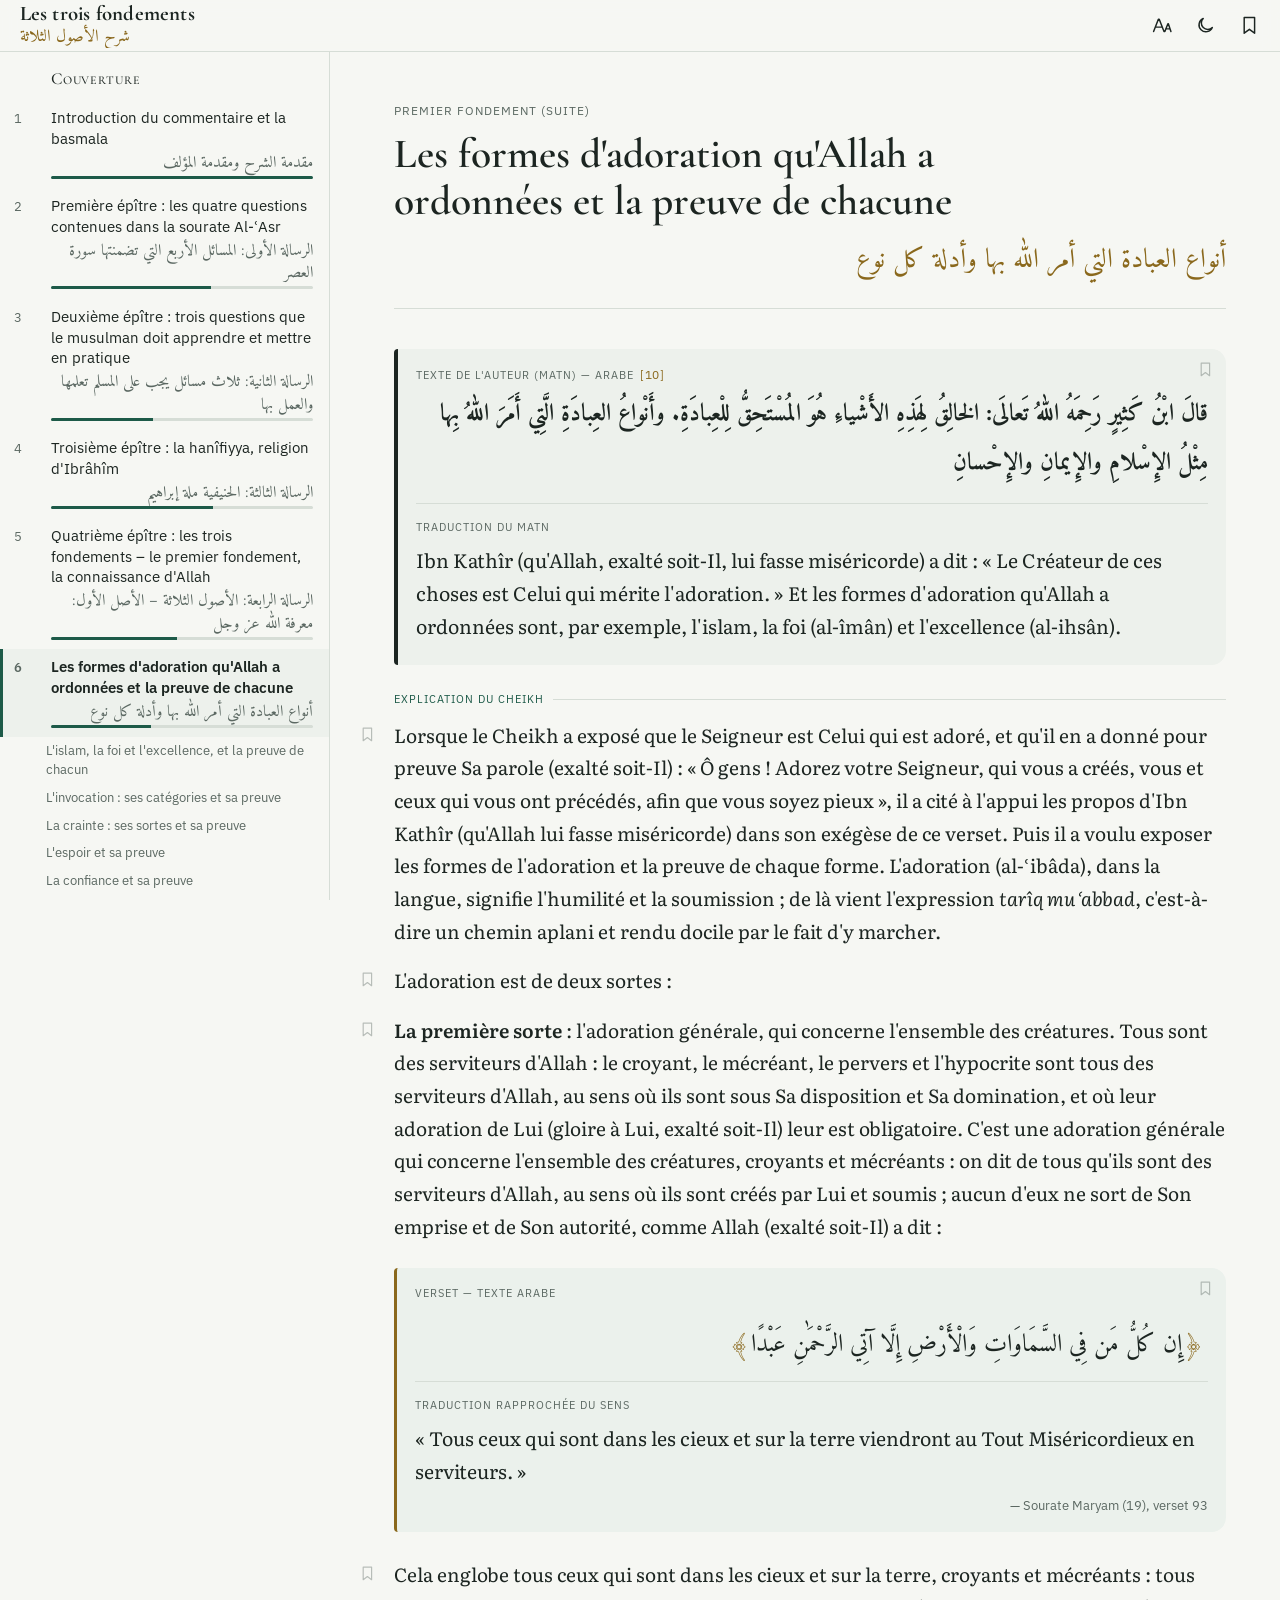
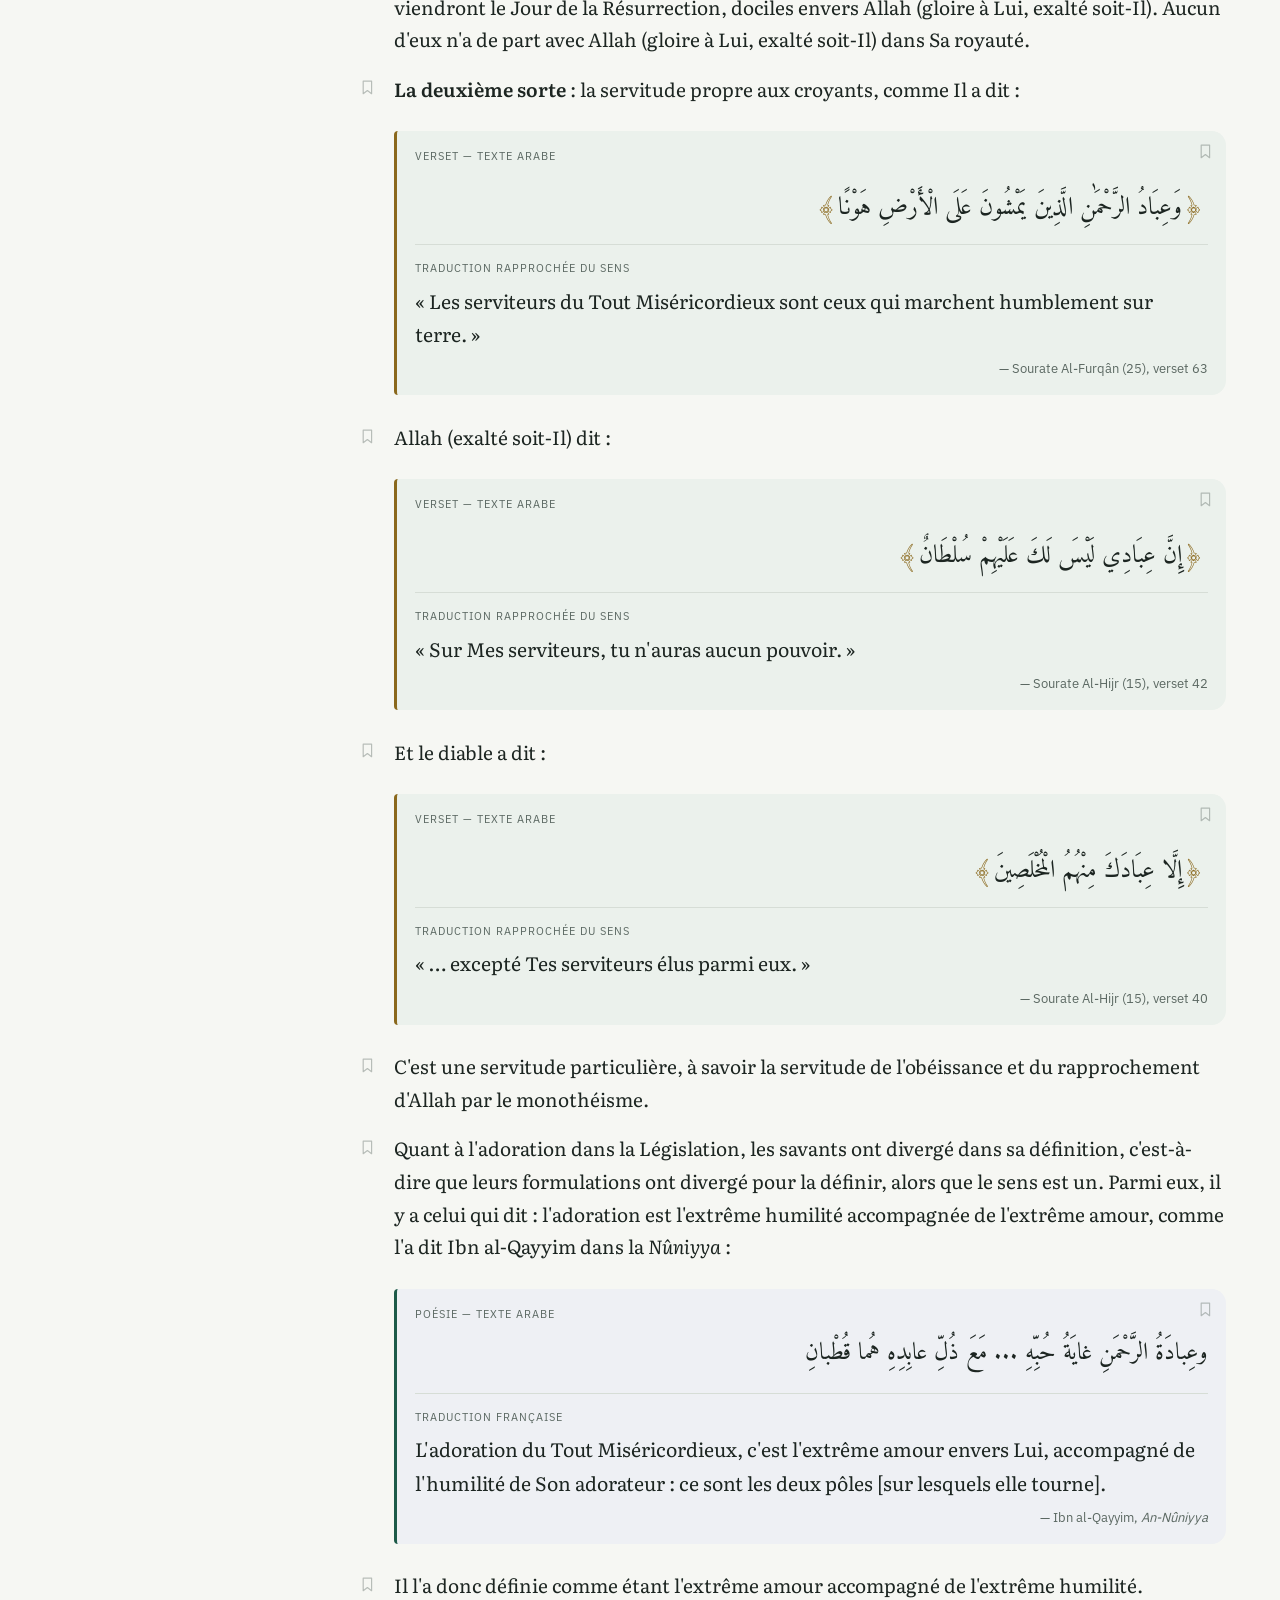
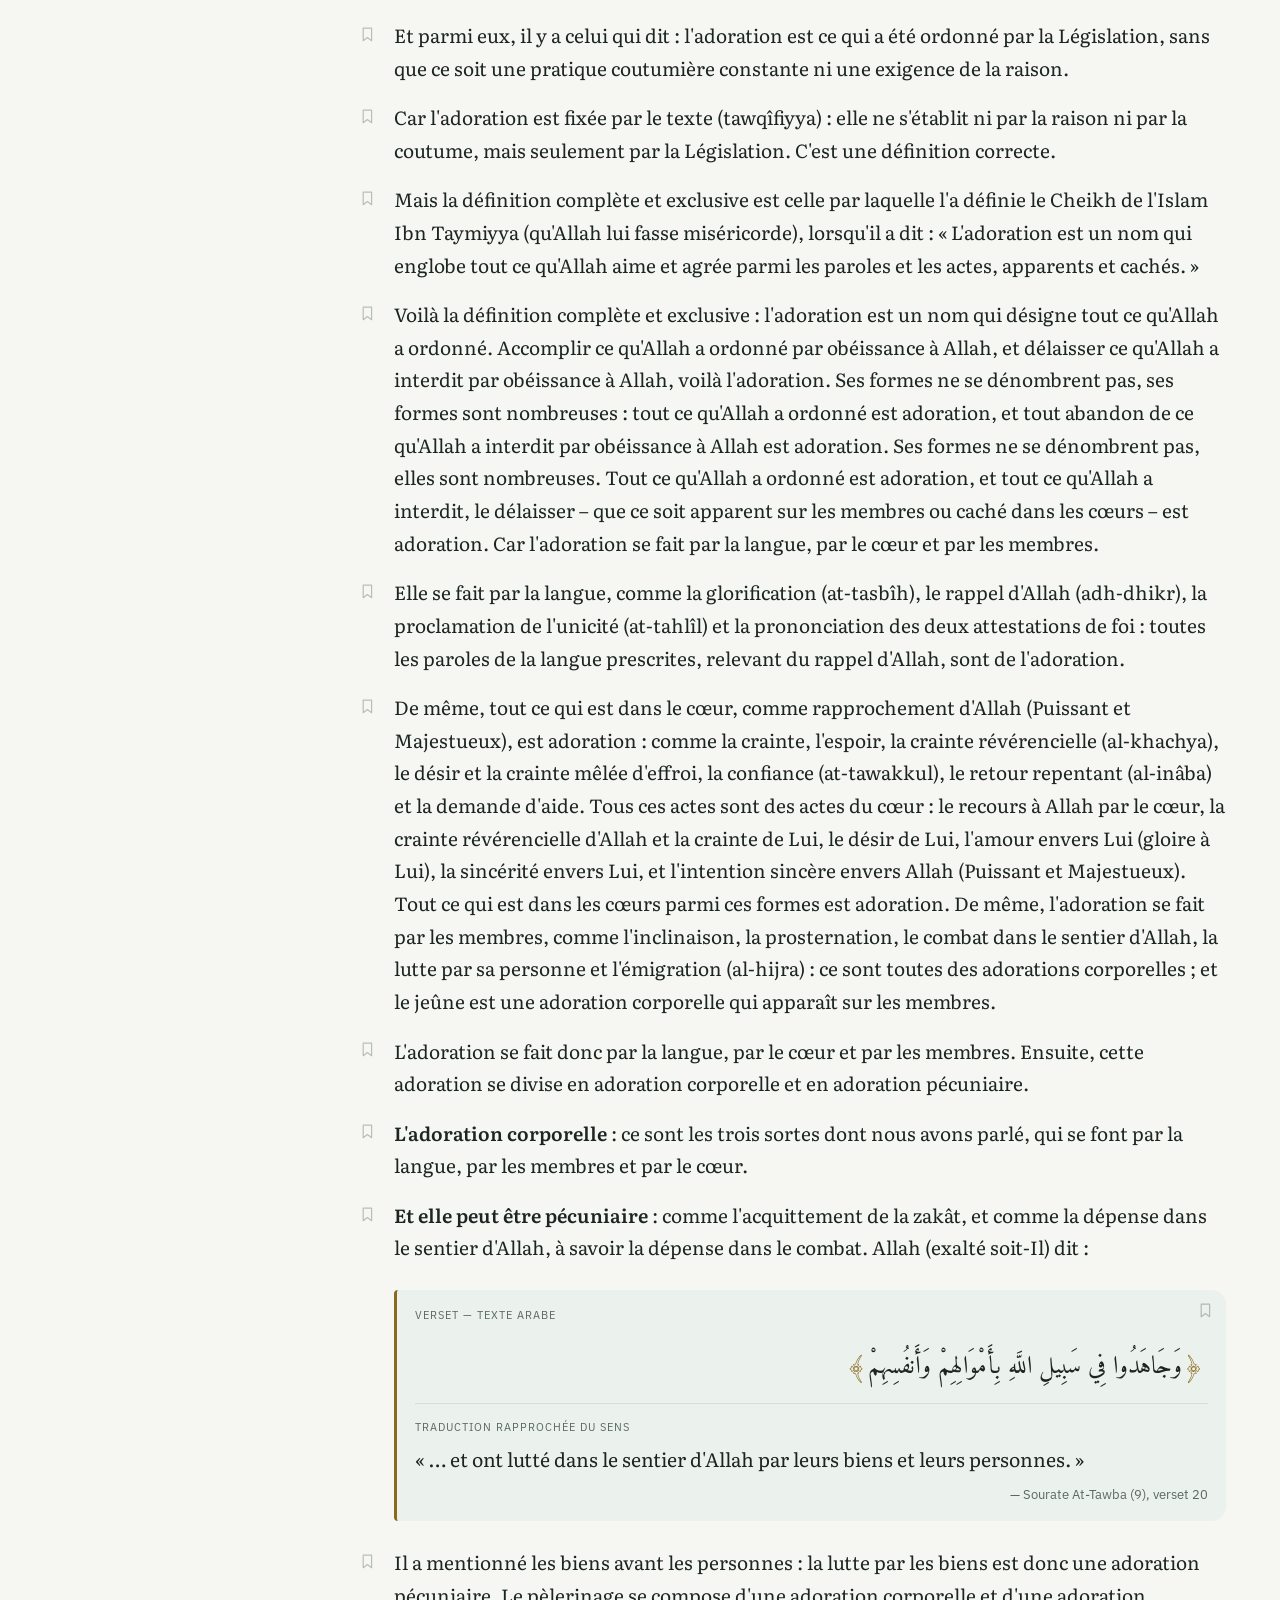
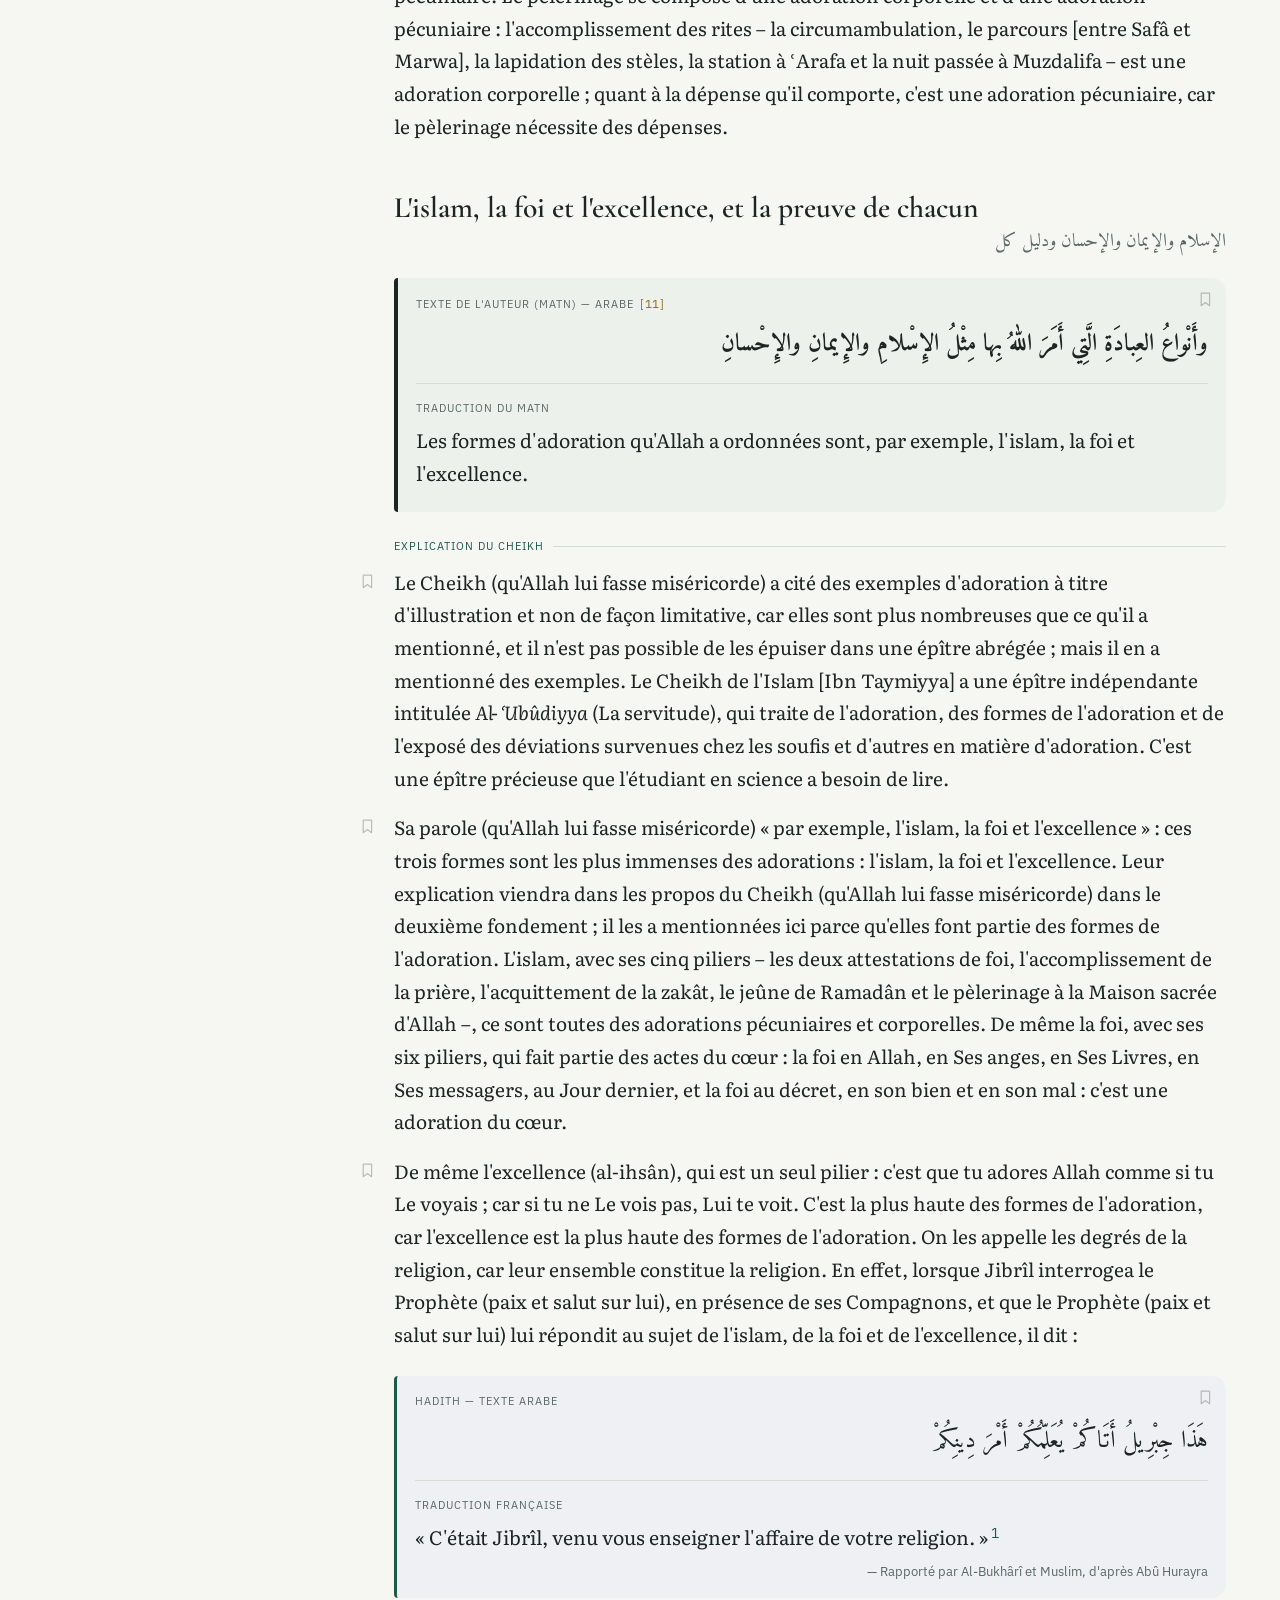
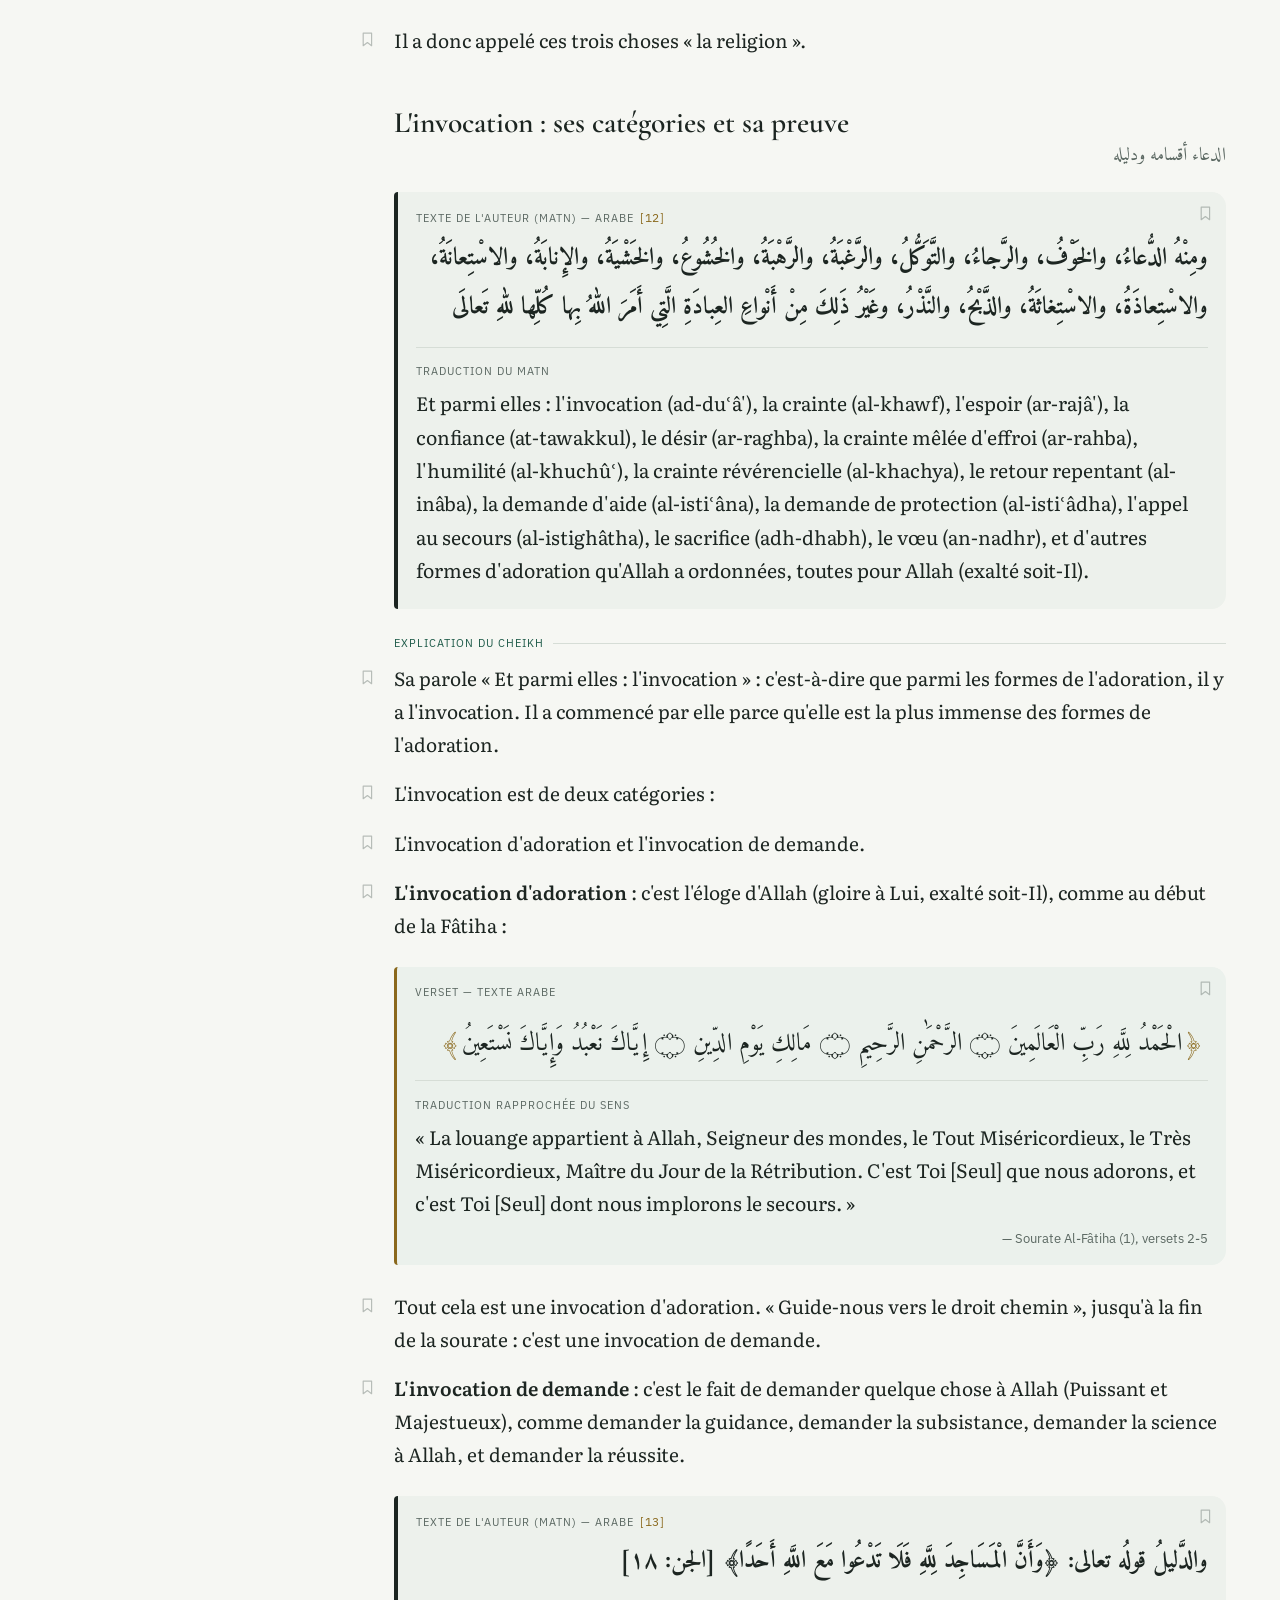
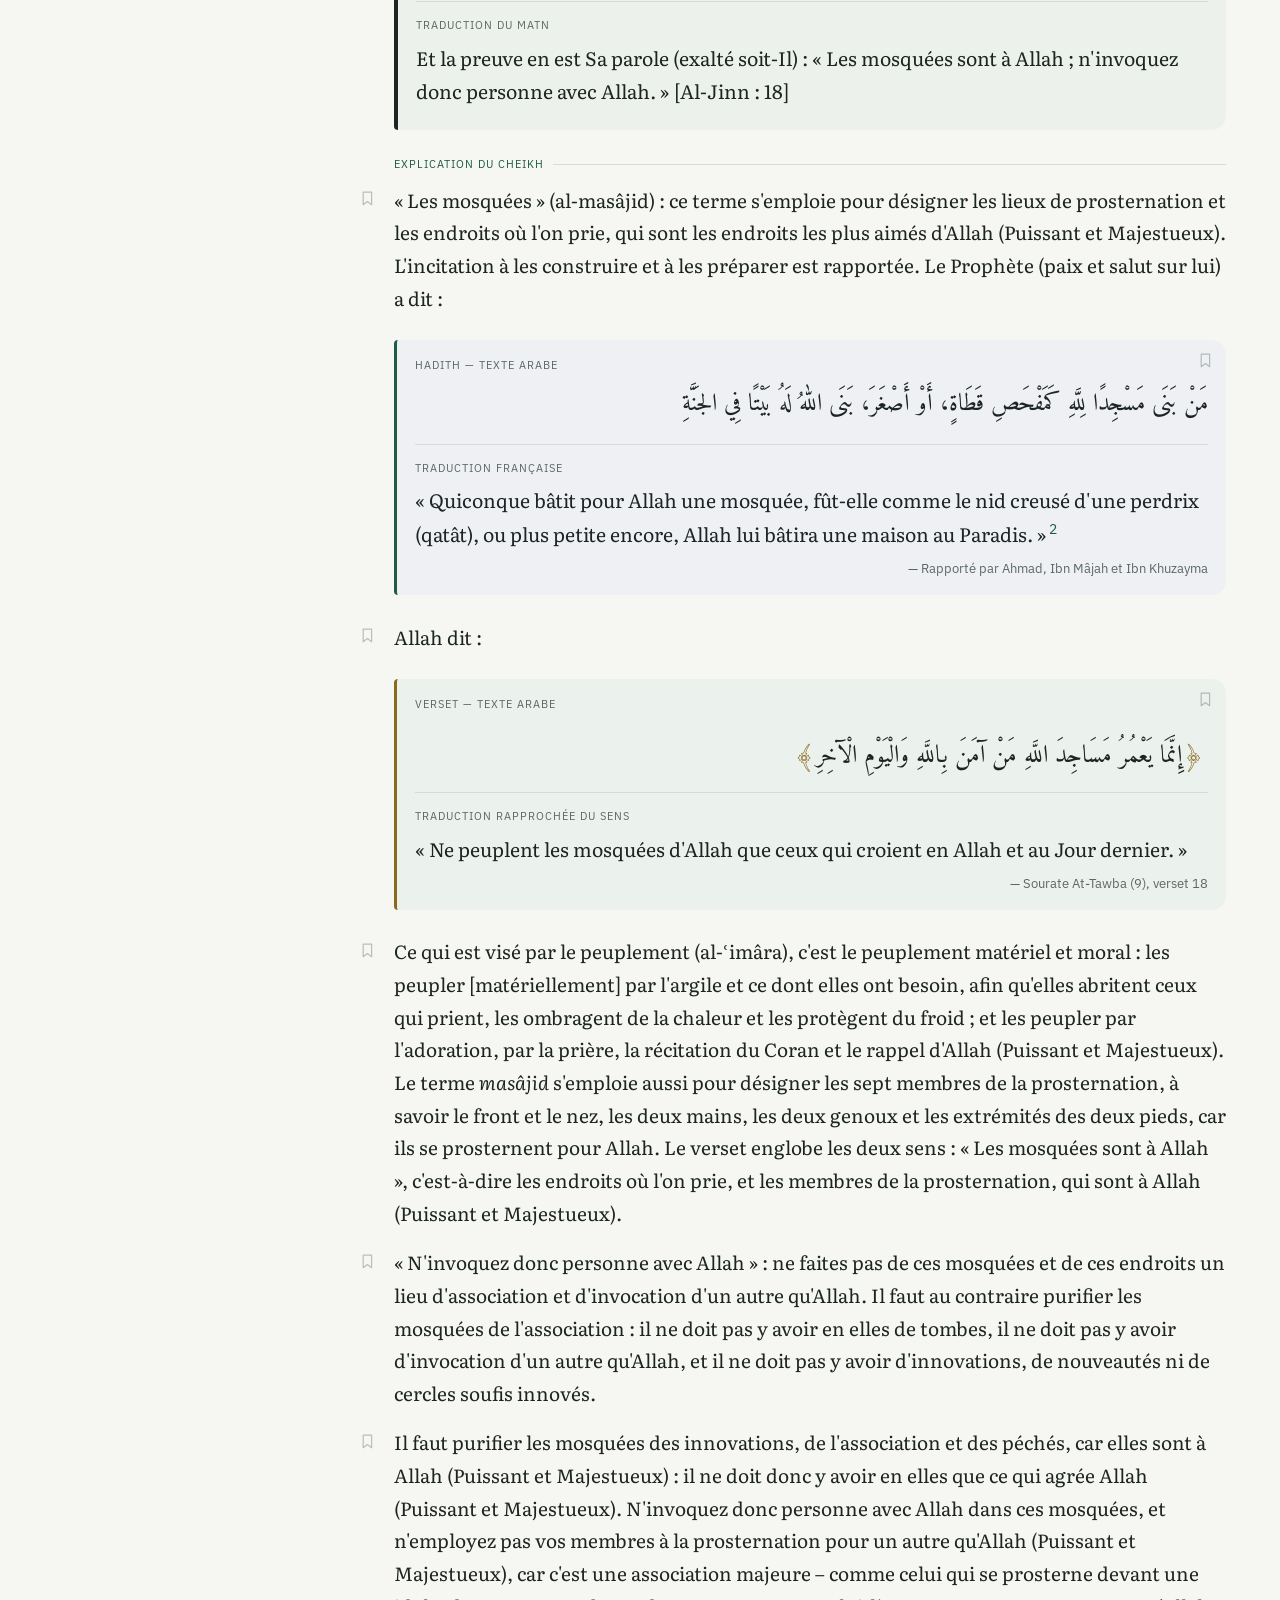
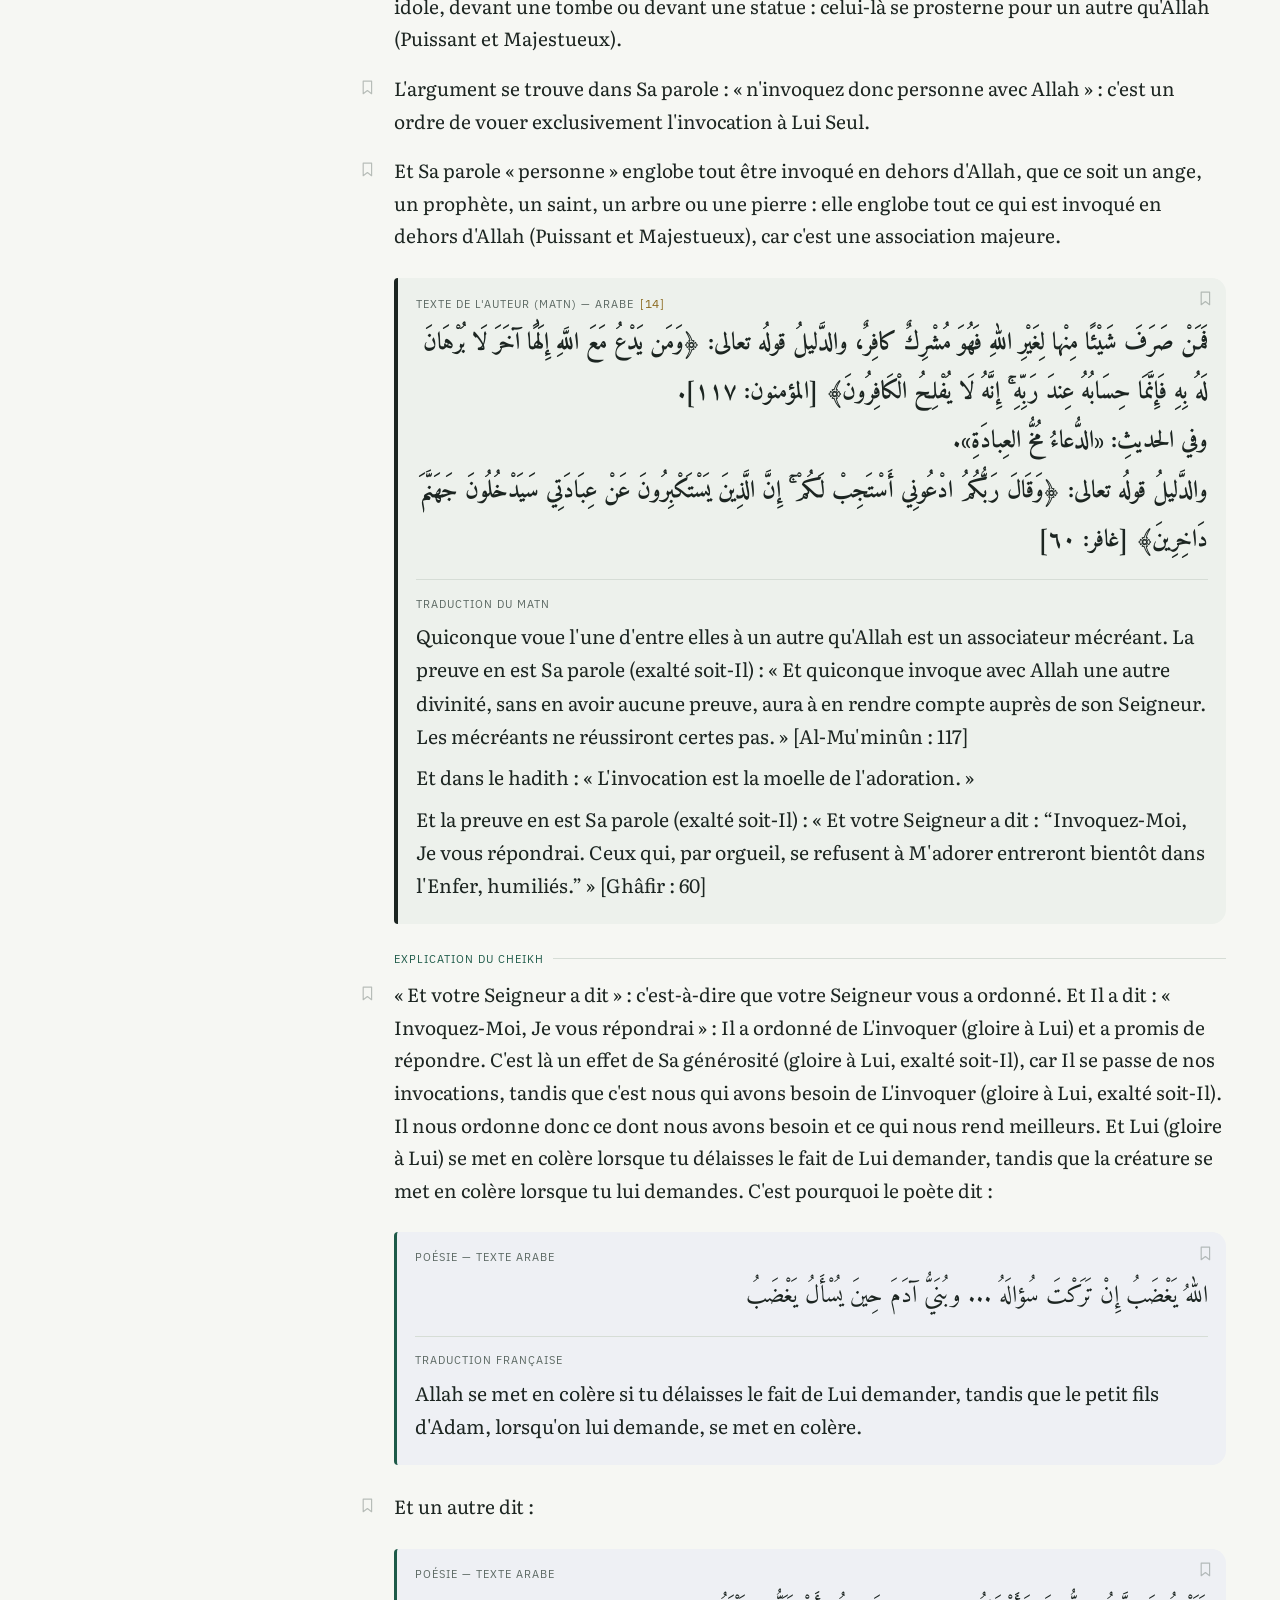
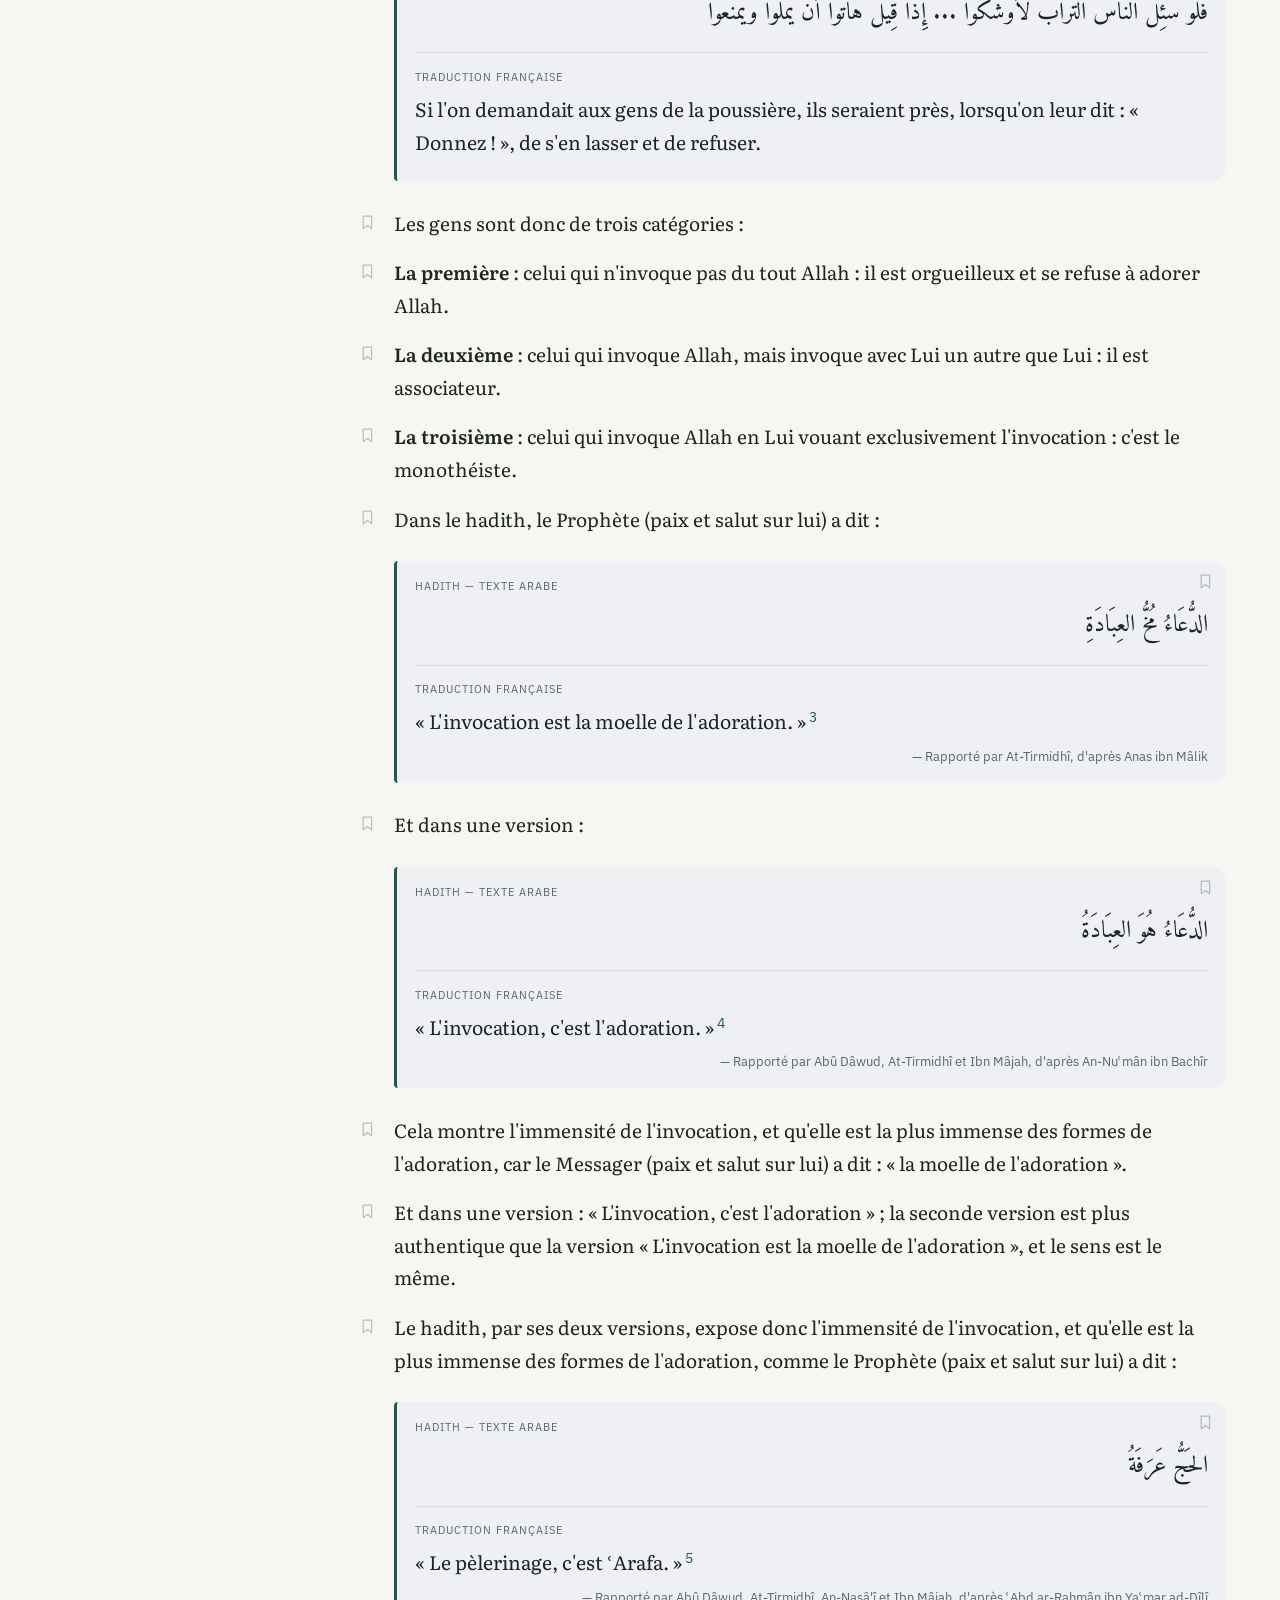
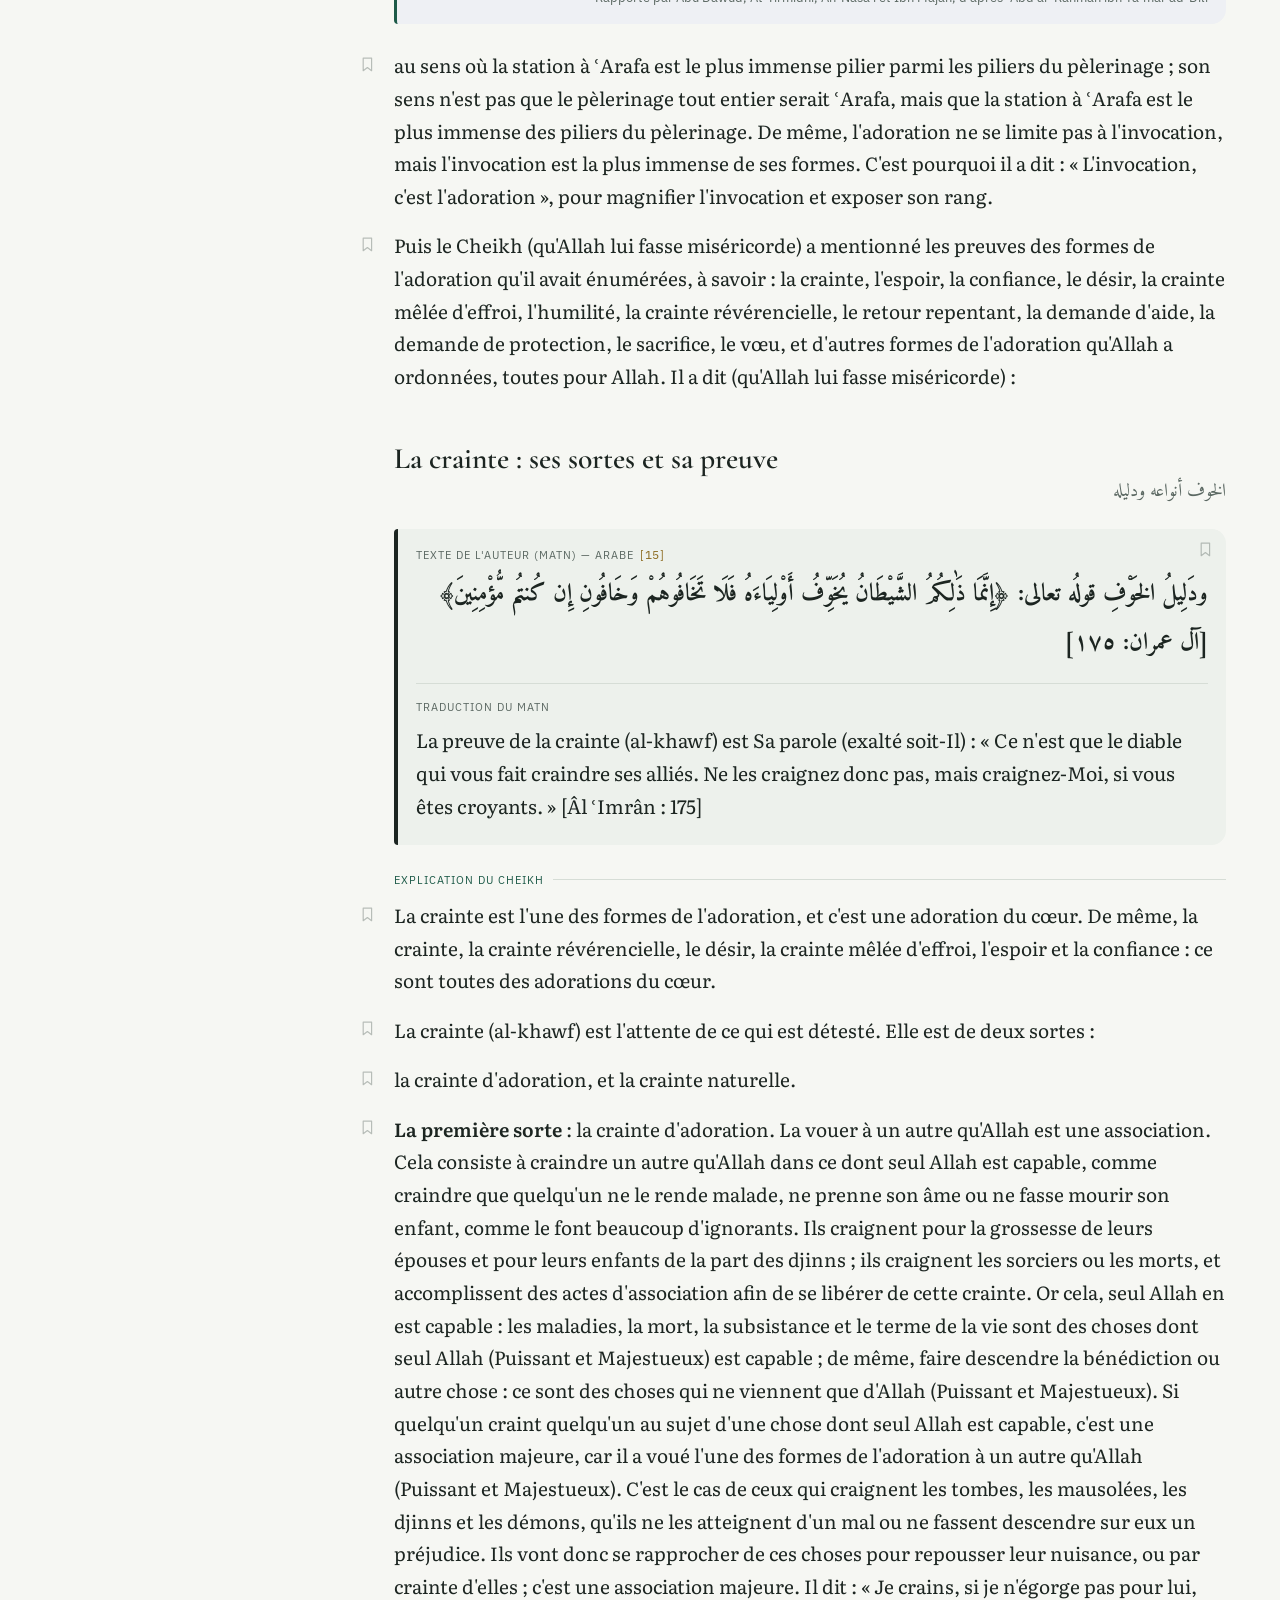
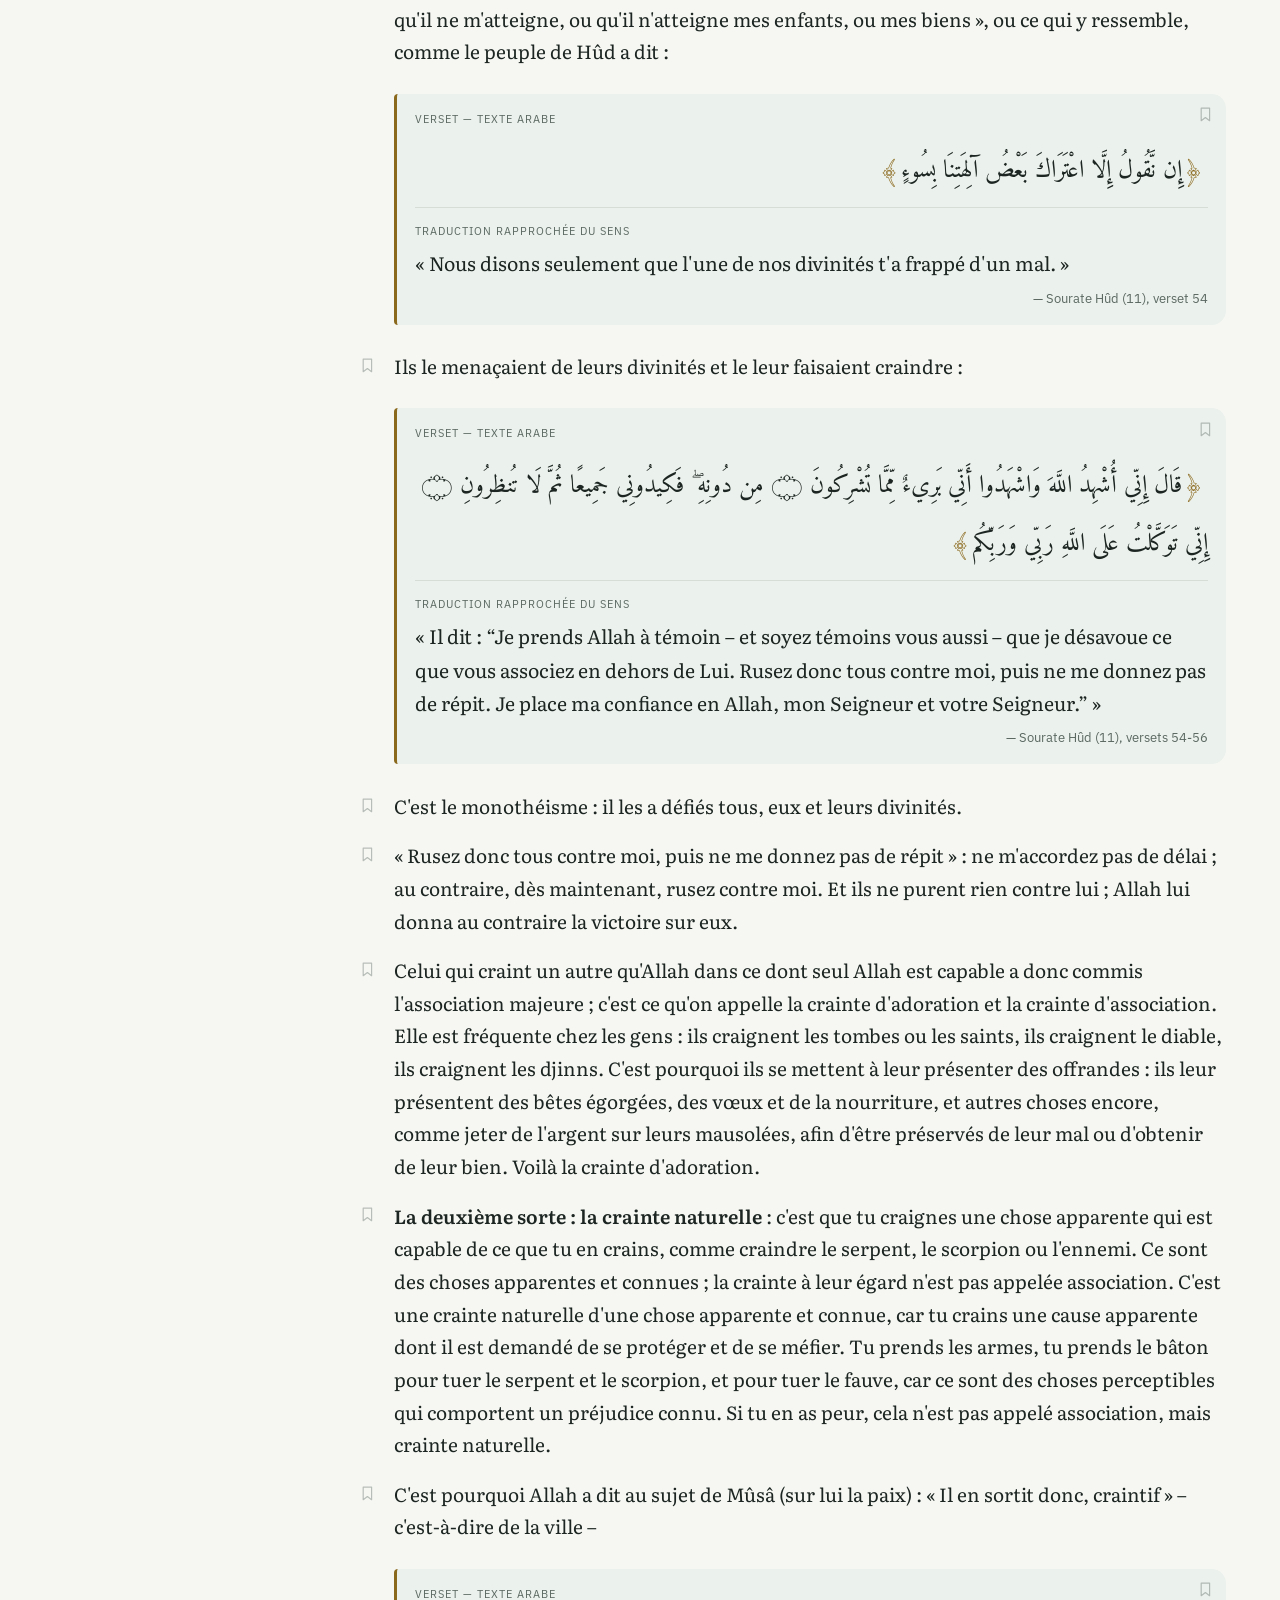
<file: 06-formes-adoration.html>
<!doctype html>
<html lang="fr">
<head>
<meta charset="utf-8">
<meta name="viewport" content="width=device-width,initial-scale=1,viewport-fit=cover">
<title>Les formes d'adoration qu'Allah a ordonnées et la preuve de chacune — Charh al-Usûl ath-Thalâtha</title>
<meta name="description" content="Traduction française intégrale du commentaire de Cheikh Sâlih Al-Fawzân sur « Les trois fondements » de Cheikh Muhammad ibn ʿAbd al-Wahhâb">
<meta name="color-scheme" content="light dark">
<meta name="theme-color" content="#f6f7f3" media="(prefers-color-scheme: light)"><meta name="theme-color" content="#111614" media="(prefers-color-scheme: dark)">
<script>try{var t=sessionStorage.getItem('usul3.theme');if(t)document.documentElement.setAttribute('data-theme',t)}catch(e){}</script>
<link rel="icon" href="assets/icons/logo.svg" type="image/svg+xml">
<link rel="icon" href="assets/icons/icon-32.png" sizes="32x32" type="image/png">
<link rel="apple-touch-icon" href="assets/icons/icon-180.png">
<link rel="manifest" href="manifest.webmanifest">
<link rel="stylesheet" href="fonts/fonts.css">
<link rel="stylesheet" href="assets/style.css">
</head>
<body>
<header class="bar">
  <button class="ico" id="btn-menu" type="button" aria-label="Sommaire" aria-controls="toc"><svg viewBox="0 0 24 24"><path d="M4 6h16M4 12h16M4 18h11"/></svg></button>
  <a class="bar-title" href="index.html"><span class="bt-fr">Les trois fondements</span><span class="bt-ar" lang="ar">شرح الأصول الثلاثة</span></a>
  <div class="bar-tools">
    <button class="ico" id="btn-font" type="button" aria-label="Taille du texte"><svg viewBox="0 0 24 24"><path d="M3 19 8.5 5h1L15 19M5 14h8M16 19l3.5-9h.5L23 19M17 16h5"/></svg></button>
    <button class="ico" id="btn-theme" type="button" aria-label="Thème clair ou sombre"><svg viewBox="0 0 24 24"><path d="M20 14.5A8 8 0 1 1 9.5 4a6.5 6.5 0 0 0 10.5 10.5z"/></svg></button>
    <button class="ico" id="btn-bm" type="button" aria-label="Marque-pages" aria-controls="bmpanel"><svg viewBox="0 0 24 24"><path d="M6 3h12v18l-6-4.5L6 21z"/></svg><span class="badge" id="bm-count" hidden></span></button>
  </div>
  <div class="readbar" aria-hidden="true"><i id="readbar"></i></div>
</header>
<nav class="toc" id="toc" aria-label="Sommaire du livre">
  <div class="toc-head"><strong>Sommaire</strong><button class="ico" id="btn-toc-close" type="button" aria-label="Fermer le sommaire"><svg viewBox="0 0 24 24"><path d="M6 6l12 12M18 6 6 18"/></svg></button></div>
  <ol class="toc-list"><li class="toc-item toc-cover"><a href="index.html#couverture"><span class="toc-n" aria-hidden="true"></span><span class="toc-t">Couverture</span><span class="toc-prog" aria-hidden="true"></span></a></li><li class="toc-item"><a href="01-introduction.html" data-ch="01"><span class="toc-n">1</span><span class="toc-t">Introduction du commentaire et la basmala<span class="toc-ar" lang="ar" dir="rtl">مقدمة الشرح ومقدمة المؤلف</span></span><span class="toc-prog" aria-hidden="true"></span></a></li><li class="toc-item"><a href="02-quatre-questions.html" data-ch="02"><span class="toc-n">2</span><span class="toc-t">Première épître : les quatre questions contenues dans la sourate Al-ʿAsr<span class="toc-ar" lang="ar" dir="rtl">الرسالة الأولى: المسائل الأربع التي تضمنتها سورة العصر</span></span><span class="toc-prog" aria-hidden="true"></span></a></li><li class="toc-item"><a href="03-trois-questions.html" data-ch="03"><span class="toc-n">3</span><span class="toc-t">Deuxième épître : trois questions que le musulman doit apprendre et mettre en pratique<span class="toc-ar" lang="ar" dir="rtl">الرسالة الثانية: ثلاث مسائل يجب على المسلم تعلمها والعمل بها</span></span><span class="toc-prog" aria-hidden="true"></span></a></li><li class="toc-item"><a href="04-hanifiyya.html" data-ch="04"><span class="toc-n">4</span><span class="toc-t">Troisième épître : la hanîfiyya, religion d&#x27;Ibrâhîm<span class="toc-ar" lang="ar" dir="rtl">الرسالة الثالثة: الحنيفية ملة إبراهيم</span></span><span class="toc-prog" aria-hidden="true"></span></a></li><li class="toc-item"><a href="05-premier-fondement.html" data-ch="05"><span class="toc-n">5</span><span class="toc-t">Quatrième épître : les trois fondements – le premier fondement, la connaissance d&#x27;Allah<span class="toc-ar" lang="ar" dir="rtl">الرسالة الرابعة: الأصول الثلاثة – الأصل الأول: معرفة الله عز وجل</span></span><span class="toc-prog" aria-hidden="true"></span></a></li><li class="toc-item is-current"><a href="06-formes-adoration.html" data-ch="06"><span class="toc-n">6</span><span class="toc-t">Les formes d&#x27;adoration qu&#x27;Allah a ordonnées et la preuve de chacune<span class="toc-ar" lang="ar" dir="rtl">أنواع العبادة التي أمر الله بها وأدلة كل نوع</span></span><span class="toc-prog" aria-hidden="true"></span></a><ol class="toc-sub"><li class="l2"><a href="#b28">L&#x27;islam, la foi et l&#x27;excellence, et la preuve de chacun</a></li><li class="l2"><a href="#b35">L&#x27;invocation : ses catégories et sa preuve</a></li><li class="l2"><a href="#b73">La crainte : ses sortes et sa preuve</a></li><li class="l2"><a href="#b91">L&#x27;espoir et sa preuve</a></li><li class="l2"><a href="#b101">La confiance et sa preuve</a></li><li class="l2"><a href="#b113">Le désir, la crainte mêlée d&#x27;effroi et l&#x27;humilité, et la preuve de chacun</a></li><li class="l2"><a href="#b127">La crainte révérencielle et sa preuve</a></li><li class="l2"><a href="#b137">Le retour repentant et sa preuve</a></li><li class="l2"><a href="#b146">La demande d&#x27;aide et sa preuve</a></li><li class="l2"><a href="#b162">La demande de protection et sa preuve</a></li><li class="l2"><a href="#b199">L&#x27;appel au secours et sa preuve</a></li><li class="l2"><a href="#b208">Le sacrifice : ses catégories et sa preuve</a></li><li class="l2"><a href="#b220">Le vœu et sa preuve</a></li></ol></li><li class="toc-item"><a href="07-deuxieme-fondement.html" data-ch="07"><span class="toc-n">7</span><span class="toc-t">Le deuxième fondement : la connaissance de la religion de l&#x27;islam – le degré de l&#x27;islam<span class="toc-ar" lang="ar" dir="rtl">الأصل الثاني: معرفة دين الإسلام – المرتبة الأولى: الإسلام</span></span><span class="toc-prog" aria-hidden="true"></span></a></li><li class="toc-item"><a href="08-degre-iman.html" data-ch="08"><span class="toc-n">8</span><span class="toc-t">Le deuxième degré : la foi (al-îmân)<span class="toc-ar" lang="ar" dir="rtl">المرتبة الثانية: الإيمان</span></span><span class="toc-prog" aria-hidden="true"></span></a></li><li class="toc-item"><a href="09-degre-ihsan.html" data-ch="09"><span class="toc-n">9</span><span class="toc-t">Le troisième degré : l&#x27;excellence (al-ihsân) et le hadith de Jibrîl<span class="toc-ar" lang="ar" dir="rtl">المرتبة الثالثة: الإحسان – حديث جبريل</span></span><span class="toc-prog" aria-hidden="true"></span></a></li><li class="toc-item"><a href="10-troisieme-fondement.html" data-ch="10"><span class="toc-n">10</span><span class="toc-t">Le troisième fondement : la connaissance de notre Prophète Muhammad – de sa naissance à l&#x27;Hégire<span class="toc-ar" lang="ar" dir="rtl">الأصل الثالث: معرفة نبينا محمد ﷺ – من مولده إلى الهجرة</span></span><span class="toc-prog" aria-hidden="true"></span></a></li><li class="toc-item"><a href="11-medine-resurrection-messagers.html" data-ch="11"><span class="toc-n">11</span><span class="toc-t">L&#x27;établissement à Médine, la mort du Prophète, la résurrection et les messagers<span class="toc-ar" lang="ar" dir="rtl">الاستقرار في المدينة – وفاته ﷺ – البعث والحساب – الإيمان بالرسل</span></span><span class="toc-prog" aria-hidden="true"></span></a></li><li class="toc-item"><a href="12-taghout.html" data-ch="12"><span class="toc-n">12</span><span class="toc-t">La mécréance envers le Tâghût et la foi en Allah – les catégories de tawâghît<span class="toc-ar" lang="ar" dir="rtl">الكفر بالطاغوت والإيمان بالله – أنواع الطواغيت</span></span><span class="toc-prog" aria-hidden="true"></span></a></li></ol>
  <div class="toc-foot"><button type="button" class="link" id="btn-reset">Réinitialiser la lecture…</button>
  <div class="confirm" id="reset-confirm" hidden><p>Effacer la progression, la position de lecture et tous les marque-pages ?</p><div class="row"><button type="button" class="btn danger" id="reset-yes">Tout effacer</button><button type="button" class="btn" id="reset-no">Annuler</button></div></div></div>
</nav>
<aside class="bmpanel" id="bmpanel" aria-label="Marque-pages" hidden>
  <div class="toc-head"><strong>Marque-pages</strong><button class="ico" id="btn-bm-close" type="button" aria-label="Fermer"><svg viewBox="0 0 24 24"><path d="M6 6l12 12M18 6 6 18"/></svg></button></div>
  <p class="hint">Touchez l'icône <svg class="inl" viewBox="0 0 24 24"><path d="M6 3h12v18l-6-4.5L6 21z"/></svg> en marge d'un passage pour le marquer. Votre position de lecture est enregistrée automatiquement.</p>
  <ol id="bm-list" class="bm-list"></ol>
  <div class="toc-foot"><button type="button" class="link" id="bm-clear">Supprimer tous les marque-pages…</button>
  <div class="confirm" id="bm-confirm" hidden><p>Supprimer tous les marque-pages ?</p><div class="row"><button type="button" class="btn danger" id="bm-yes">Supprimer</button><button type="button" class="btn" id="bm-no">Annuler</button></div></div></div>
</aside>
<div class="scrim" id="scrim" hidden></div>
<div class="fontpop" id="fontpop" hidden><button type="button" class="btn" data-fs="-1" aria-label="Réduire">A−</button><span id="fs-val">100 %</span><button type="button" class="btn" data-fs="1" aria-label="Agrandir">A+</button></div>
<div class="toast" id="toast" role="status" hidden></div>
<main class="page" data-chapter="06">
  <header class="ch-head">
    <p class="ch-kicker">Premier fondement (suite)</p>
    <h1>Les formes d&#x27;adoration qu&#x27;Allah a ordonnées et la preuve de chacune</h1>
    <p class="ch-ar" lang="ar" dir="rtl">أنواع العبادة التي أمر الله بها وأدلة كل نوع</p>
  </header>
  <article class="text">
<figure class="cite cite-m" id="b1" data-b><button class="bm" type="button" aria-label="Marquer ce passage" title="Marquer ce passage"><svg viewBox="0 0 24 24" aria-hidden="true"><path d="M6 3h12v18l-6-4.5L6 21z"/></svg></button>
<div class="cite-label">Texte de l'auteur (matn) — arabe<span class="mnum">[10]</span></div>
<blockquote class="ar" lang="ar" dir="rtl">قالَ ابْنُ كَثِيرٍ رَحِمَهُ اللهُ تَعالَى: الخالِقُ لِهَذِهِ الأَشْياءِ هُوَ المُسْتَحِقُّ لِلْعِبادَةِ. وأَنْواعُ العِبادَةِ الَّتِي أَمَرَ اللهُ بِها مِثْلُ الإِسْلامِ والإِيمانِ والإِحْسانِ</blockquote>
<div class="cite-label">Traduction du matn</div>
<p class="tr">Ibn Kathîr (qu'Allah, exalté soit-Il, lui fasse miséricorde) a dit : « Le Créateur de ces choses est Celui qui mérite l'adoration. » Et les formes d'adoration qu'Allah a ordonnées sont, par exemple, l'islam, la foi (al-îmân) et l'excellence (al-ihsân).</p>
</figure>
<div class="sharh-label">Explication du Cheikh</div>
<p id="b2" data-b><button class="bm" type="button" aria-label="Marquer ce passage" title="Marquer ce passage"><svg viewBox="0 0 24 24" aria-hidden="true"><path d="M6 3h12v18l-6-4.5L6 21z"/></svg></button>Lorsque le Cheikh a exposé que le Seigneur est Celui qui est adoré, et qu'il en a donné pour preuve Sa parole (exalté soit-Il) : « Ô gens ! Adorez votre Seigneur, qui vous a créés, vous et ceux qui vous ont précédés, afin que vous soyez pieux », il a cité à l'appui les propos d'Ibn Kathîr (qu'Allah lui fasse miséricorde) dans son exégèse de ce verset. Puis il a voulu exposer les formes de l'adoration et la preuve de chaque forme. L'adoration (al-ʿibâda), dans la langue, signifie l'humilité et la soumission ; de là vient l'expression <em>tarîq muʿabbad</em>, c'est-à-dire un chemin aplani et rendu docile par le fait d'y marcher.</p>
<p id="b3" data-b><button class="bm" type="button" aria-label="Marquer ce passage" title="Marquer ce passage"><svg viewBox="0 0 24 24" aria-hidden="true"><path d="M6 3h12v18l-6-4.5L6 21z"/></svg></button>L'adoration est de deux sortes :</p>
<p id="b4" data-b><button class="bm" type="button" aria-label="Marquer ce passage" title="Marquer ce passage"><svg viewBox="0 0 24 24" aria-hidden="true"><path d="M6 3h12v18l-6-4.5L6 21z"/></svg></button><strong>La première sorte</strong> : l'adoration générale, qui concerne l'ensemble des créatures. Tous sont des serviteurs d'Allah : le croyant, le mécréant, le pervers et l'hypocrite sont tous des serviteurs d'Allah, au sens où ils sont sous Sa disposition et Sa domination, et où leur adoration de Lui (gloire à Lui, exalté soit-Il) leur est obligatoire. C'est une adoration générale qui concerne l'ensemble des créatures, croyants et mécréants : on dit de tous qu'ils sont des serviteurs d'Allah, au sens où ils sont créés par Lui et soumis ; aucun d'eux ne sort de Son emprise et de Son autorité, comme Allah (exalté soit-Il) a dit :</p>
<figure class="cite cite-q" id="b5" data-b><button class="bm" type="button" aria-label="Marquer ce passage" title="Marquer ce passage"><svg viewBox="0 0 24 24" aria-hidden="true"><path d="M6 3h12v18l-6-4.5L6 21z"/></svg></button>
<div class="cite-label">Verset — texte arabe</div>
<blockquote class="ar ar-q" lang="ar" dir="rtl"><span class="orn">﴿</span>إِن كُلُّ مَن فِي السَّمَاوَاتِ وَالْأَرْضِ إِلَّا آتِي الرَّحْمَٰنِ عَبْدًا<span class="orn">﴾</span></blockquote>
<div class="cite-label">Traduction rapprochée du sens</div>
<p class="tr">« Tous ceux qui sont dans les cieux et sur la terre viendront au Tout Miséricordieux en serviteurs. »</p>
<figcaption class="ref">Sourate Maryam (19), verset 93</figcaption>
</figure>
<p id="b6" data-b><button class="bm" type="button" aria-label="Marquer ce passage" title="Marquer ce passage"><svg viewBox="0 0 24 24" aria-hidden="true"><path d="M6 3h12v18l-6-4.5L6 21z"/></svg></button>Cela englobe tous ceux qui sont dans les cieux et sur la terre, croyants et mécréants : tous viendront le Jour de la Résurrection, dociles envers Allah (gloire à Lui, exalté soit-Il). Aucun d'eux n'a de part avec Allah (gloire à Lui, exalté soit-Il) dans Sa royauté.</p>
<p id="b7" data-b><button class="bm" type="button" aria-label="Marquer ce passage" title="Marquer ce passage"><svg viewBox="0 0 24 24" aria-hidden="true"><path d="M6 3h12v18l-6-4.5L6 21z"/></svg></button><strong>La deuxième sorte</strong> : la servitude propre aux croyants, comme Il a dit :</p>
<figure class="cite cite-q" id="b8" data-b><button class="bm" type="button" aria-label="Marquer ce passage" title="Marquer ce passage"><svg viewBox="0 0 24 24" aria-hidden="true"><path d="M6 3h12v18l-6-4.5L6 21z"/></svg></button>
<div class="cite-label">Verset — texte arabe</div>
<blockquote class="ar ar-q" lang="ar" dir="rtl"><span class="orn">﴿</span>وَعِبَادُ الرَّحْمَٰنِ الَّذِينَ يَمْشُونَ عَلَى الْأَرْضِ هَوْنًا<span class="orn">﴾</span></blockquote>
<div class="cite-label">Traduction rapprochée du sens</div>
<p class="tr">« Les serviteurs du Tout Miséricordieux sont ceux qui marchent humblement sur terre. »</p>
<figcaption class="ref">Sourate Al-Furqân (25), verset 63</figcaption>
</figure>
<p id="b9" data-b><button class="bm" type="button" aria-label="Marquer ce passage" title="Marquer ce passage"><svg viewBox="0 0 24 24" aria-hidden="true"><path d="M6 3h12v18l-6-4.5L6 21z"/></svg></button>Allah (exalté soit-Il) dit :</p>
<figure class="cite cite-q" id="b10" data-b><button class="bm" type="button" aria-label="Marquer ce passage" title="Marquer ce passage"><svg viewBox="0 0 24 24" aria-hidden="true"><path d="M6 3h12v18l-6-4.5L6 21z"/></svg></button>
<div class="cite-label">Verset — texte arabe</div>
<blockquote class="ar ar-q" lang="ar" dir="rtl"><span class="orn">﴿</span>إِنَّ عِبَادِي لَيْسَ لَكَ عَلَيْهِمْ سُلْطَانٌ<span class="orn">﴾</span></blockquote>
<div class="cite-label">Traduction rapprochée du sens</div>
<p class="tr">« Sur Mes serviteurs, tu n'auras aucun pouvoir. »</p>
<figcaption class="ref">Sourate Al-Hijr (15), verset 42</figcaption>
</figure>
<p id="b11" data-b><button class="bm" type="button" aria-label="Marquer ce passage" title="Marquer ce passage"><svg viewBox="0 0 24 24" aria-hidden="true"><path d="M6 3h12v18l-6-4.5L6 21z"/></svg></button>Et le diable a dit :</p>
<figure class="cite cite-q" id="b12" data-b><button class="bm" type="button" aria-label="Marquer ce passage" title="Marquer ce passage"><svg viewBox="0 0 24 24" aria-hidden="true"><path d="M6 3h12v18l-6-4.5L6 21z"/></svg></button>
<div class="cite-label">Verset — texte arabe</div>
<blockquote class="ar ar-q" lang="ar" dir="rtl"><span class="orn">﴿</span>إِلَّا عِبَادَكَ مِنْهُمُ الْمُخْلَصِينَ<span class="orn">﴾</span></blockquote>
<div class="cite-label">Traduction rapprochée du sens</div>
<p class="tr">« … excepté Tes serviteurs élus parmi eux. »</p>
<figcaption class="ref">Sourate Al-Hijr (15), verset 40</figcaption>
</figure>
<p id="b13" data-b><button class="bm" type="button" aria-label="Marquer ce passage" title="Marquer ce passage"><svg viewBox="0 0 24 24" aria-hidden="true"><path d="M6 3h12v18l-6-4.5L6 21z"/></svg></button>C'est une servitude particulière, à savoir la servitude de l'obéissance et du rapprochement d'Allah par le monothéisme.</p>
<p id="b14" data-b><button class="bm" type="button" aria-label="Marquer ce passage" title="Marquer ce passage"><svg viewBox="0 0 24 24" aria-hidden="true"><path d="M6 3h12v18l-6-4.5L6 21z"/></svg></button>Quant à l'adoration dans la Législation, les savants ont divergé dans sa définition, c'est-à-dire que leurs formulations ont divergé pour la définir, alors que le sens est un. Parmi eux, il y a celui qui dit : l'adoration est l'extrême humilité accompagnée de l'extrême amour, comme l'a dit Ibn al-Qayyim dans la <em>Nûniyya</em> :</p>
<figure class="cite cite-a" id="b15" data-b><button class="bm" type="button" aria-label="Marquer ce passage" title="Marquer ce passage"><svg viewBox="0 0 24 24" aria-hidden="true"><path d="M6 3h12v18l-6-4.5L6 21z"/></svg></button>
<div class="cite-label">Poésie — texte arabe</div>
<blockquote class="ar" lang="ar" dir="rtl">وعِبادَةُ الرَّحْمَنِ غايَةُ حُبِّهِ ... مَعَ ذُلِّ عابِدِهِ هُما قُطْبانِ</blockquote>
<div class="cite-label">Traduction française</div>
<p class="tr">L'adoration du Tout Miséricordieux, c'est l'extrême amour envers Lui, accompagné de l'humilité de Son adorateur : ce sont les deux pôles [sur lesquels elle tourne].</p>
<figcaption class="ref">Ibn al-Qayyim, <em>An-Nûniyya</em></figcaption>
</figure>
<p id="b16" data-b><button class="bm" type="button" aria-label="Marquer ce passage" title="Marquer ce passage"><svg viewBox="0 0 24 24" aria-hidden="true"><path d="M6 3h12v18l-6-4.5L6 21z"/></svg></button>Il l'a donc définie comme étant l'extrême amour accompagné de l'extrême humilité.</p>
<p id="b17" data-b><button class="bm" type="button" aria-label="Marquer ce passage" title="Marquer ce passage"><svg viewBox="0 0 24 24" aria-hidden="true"><path d="M6 3h12v18l-6-4.5L6 21z"/></svg></button>Et parmi eux, il y a celui qui dit : l'adoration est ce qui a été ordonné par la Législation, sans que ce soit une pratique coutumière constante ni une exigence de la raison.</p>
<p id="b18" data-b><button class="bm" type="button" aria-label="Marquer ce passage" title="Marquer ce passage"><svg viewBox="0 0 24 24" aria-hidden="true"><path d="M6 3h12v18l-6-4.5L6 21z"/></svg></button>Car l'adoration est fixée par le texte (tawqîfiyya) : elle ne s'établit ni par la raison ni par la coutume, mais seulement par la Législation. C'est une définition correcte.</p>
<p id="b19" data-b><button class="bm" type="button" aria-label="Marquer ce passage" title="Marquer ce passage"><svg viewBox="0 0 24 24" aria-hidden="true"><path d="M6 3h12v18l-6-4.5L6 21z"/></svg></button>Mais la définition complète et exclusive est celle par laquelle l'a définie le Cheikh de l'Islam Ibn Taymiyya (qu'Allah lui fasse miséricorde), lorsqu'il a dit : « L'adoration est un nom qui englobe tout ce qu'Allah aime et agrée parmi les paroles et les actes, apparents et cachés. »</p>
<p id="b20" data-b><button class="bm" type="button" aria-label="Marquer ce passage" title="Marquer ce passage"><svg viewBox="0 0 24 24" aria-hidden="true"><path d="M6 3h12v18l-6-4.5L6 21z"/></svg></button>Voilà la définition complète et exclusive : l'adoration est un nom qui désigne tout ce qu'Allah a ordonné. Accomplir ce qu'Allah a ordonné par obéissance à Allah, et délaisser ce qu'Allah a interdit par obéissance à Allah, voilà l'adoration. Ses formes ne se dénombrent pas, ses formes sont nombreuses : tout ce qu'Allah a ordonné est adoration, et tout abandon de ce qu'Allah a interdit par obéissance à Allah est adoration. Ses formes ne se dénombrent pas, elles sont nombreuses. Tout ce qu'Allah a ordonné est adoration, et tout ce qu'Allah a interdit, le délaisser – que ce soit apparent sur les membres ou caché dans les cœurs – est adoration. Car l'adoration se fait par la langue, par le cœur et par les membres.</p>
<p id="b21" data-b><button class="bm" type="button" aria-label="Marquer ce passage" title="Marquer ce passage"><svg viewBox="0 0 24 24" aria-hidden="true"><path d="M6 3h12v18l-6-4.5L6 21z"/></svg></button>Elle se fait par la langue, comme la glorification (at-tasbîh), le rappel d'Allah (adh-dhikr), la proclamation de l'unicité (at-tahlîl) et la prononciation des deux attestations de foi : toutes les paroles de la langue prescrites, relevant du rappel d'Allah, sont de l'adoration.</p>
<p id="b22" data-b><button class="bm" type="button" aria-label="Marquer ce passage" title="Marquer ce passage"><svg viewBox="0 0 24 24" aria-hidden="true"><path d="M6 3h12v18l-6-4.5L6 21z"/></svg></button>De même, tout ce qui est dans le cœur, comme rapprochement d'Allah (Puissant et Majestueux), est adoration : comme la crainte, l'espoir, la crainte révérencielle (al-khachya), le désir et la crainte mêlée d'effroi, la confiance (at-tawakkul), le retour repentant (al-inâba) et la demande d'aide. Tous ces actes sont des actes du cœur : le recours à Allah par le cœur, la crainte révérencielle d'Allah et la crainte de Lui, le désir de Lui, l'amour envers Lui (gloire à Lui), la sincérité envers Lui, et l'intention sincère envers Allah (Puissant et Majestueux). Tout ce qui est dans les cœurs parmi ces formes est adoration. De même, l'adoration se fait par les membres, comme l'inclinaison, la prosternation, le combat dans le sentier d'Allah, la lutte par sa personne et l'émigration (al-hijra) : ce sont toutes des adorations corporelles ; et le jeûne est une adoration corporelle qui apparaît sur les membres.</p>
<p id="b23" data-b><button class="bm" type="button" aria-label="Marquer ce passage" title="Marquer ce passage"><svg viewBox="0 0 24 24" aria-hidden="true"><path d="M6 3h12v18l-6-4.5L6 21z"/></svg></button>L'adoration se fait donc par la langue, par le cœur et par les membres. Ensuite, cette adoration se divise en adoration corporelle et en adoration pécuniaire.</p>
<p id="b24" data-b><button class="bm" type="button" aria-label="Marquer ce passage" title="Marquer ce passage"><svg viewBox="0 0 24 24" aria-hidden="true"><path d="M6 3h12v18l-6-4.5L6 21z"/></svg></button><strong>L'adoration corporelle</strong> : ce sont les trois sortes dont nous avons parlé, qui se font par la langue, par les membres et par le cœur.</p>
<p id="b25" data-b><button class="bm" type="button" aria-label="Marquer ce passage" title="Marquer ce passage"><svg viewBox="0 0 24 24" aria-hidden="true"><path d="M6 3h12v18l-6-4.5L6 21z"/></svg></button><strong>Et elle peut être pécuniaire</strong> : comme l'acquittement de la zakât, et comme la dépense dans le sentier d'Allah, à savoir la dépense dans le combat. Allah (exalté soit-Il) dit :</p>
<figure class="cite cite-q" id="b26" data-b><button class="bm" type="button" aria-label="Marquer ce passage" title="Marquer ce passage"><svg viewBox="0 0 24 24" aria-hidden="true"><path d="M6 3h12v18l-6-4.5L6 21z"/></svg></button>
<div class="cite-label">Verset — texte arabe</div>
<blockquote class="ar ar-q" lang="ar" dir="rtl"><span class="orn">﴿</span>وَجَاهَدُوا فِي سَبِيلِ اللَّهِ بِأَمْوَالِهِمْ وَأَنفُسِهِمْ<span class="orn">﴾</span></blockquote>
<div class="cite-label">Traduction rapprochée du sens</div>
<p class="tr">« … et ont lutté dans le sentier d'Allah par leurs biens et leurs personnes. »</p>
<figcaption class="ref">Sourate At-Tawba (9), verset 20</figcaption>
</figure>
<p id="b27" data-b><button class="bm" type="button" aria-label="Marquer ce passage" title="Marquer ce passage"><svg viewBox="0 0 24 24" aria-hidden="true"><path d="M6 3h12v18l-6-4.5L6 21z"/></svg></button>Il a mentionné les biens avant les personnes : la lutte par les biens est donc une adoration pécuniaire. Le pèlerinage se compose d'une adoration corporelle et d'une adoration pécuniaire : l'accomplissement des rites – la circumambulation, le parcours [entre Safâ et Marwa], la lapidation des stèles, la station à ʿArafa et la nuit passée à Muzdalifa – est une adoration corporelle ; quant à la dépense qu'il comporte, c'est une adoration pécuniaire, car le pèlerinage nécessite des dépenses.</p>
<h2 id="b28" data-b>L'islam, la foi et l'excellence, et la preuve de chacun<span class="h-ar" lang="ar" dir="rtl">الإسلام والإيمان والإحسان ودليل كل</span></h2>
<figure class="cite cite-m" id="b29" data-b><button class="bm" type="button" aria-label="Marquer ce passage" title="Marquer ce passage"><svg viewBox="0 0 24 24" aria-hidden="true"><path d="M6 3h12v18l-6-4.5L6 21z"/></svg></button>
<div class="cite-label">Texte de l'auteur (matn) — arabe<span class="mnum">[11]</span></div>
<blockquote class="ar" lang="ar" dir="rtl">وأَنْواعُ العِبادَةِ الَّتِي أَمَرَ اللهُ بِها مِثْلُ الإِسْلامِ والإِيمانِ والإِحْسانِ</blockquote>
<div class="cite-label">Traduction du matn</div>
<p class="tr">Les formes d'adoration qu'Allah a ordonnées sont, par exemple, l'islam, la foi et l'excellence.</p>
</figure>
<div class="sharh-label">Explication du Cheikh</div>
<p id="b30" data-b><button class="bm" type="button" aria-label="Marquer ce passage" title="Marquer ce passage"><svg viewBox="0 0 24 24" aria-hidden="true"><path d="M6 3h12v18l-6-4.5L6 21z"/></svg></button>Le Cheikh (qu'Allah lui fasse miséricorde) a cité des exemples d'adoration à titre d'illustration et non de façon limitative, car elles sont plus nombreuses que ce qu'il a mentionné, et il n'est pas possible de les épuiser dans une épître abrégée ; mais il en a mentionné des exemples. Le Cheikh de l'Islam [Ibn Taymiyya] a une épître indépendante intitulée <em>Al-ʿUbûdiyya</em> (La servitude), qui traite de l'adoration, des formes de l'adoration et de l'exposé des déviations survenues chez les soufis et d'autres en matière d'adoration. C'est une épître précieuse que l'étudiant en science a besoin de lire.</p>
<p id="b31" data-b><button class="bm" type="button" aria-label="Marquer ce passage" title="Marquer ce passage"><svg viewBox="0 0 24 24" aria-hidden="true"><path d="M6 3h12v18l-6-4.5L6 21z"/></svg></button>Sa parole (qu'Allah lui fasse miséricorde) « par exemple, l'islam, la foi et l'excellence » : ces trois formes sont les plus immenses des adorations : l'islam, la foi et l'excellence. Leur explication viendra dans les propos du Cheikh (qu'Allah lui fasse miséricorde) dans le deuxième fondement ; il les a mentionnées ici parce qu'elles font partie des formes de l'adoration. L'islam, avec ses cinq piliers – les deux attestations de foi, l'accomplissement de la prière, l'acquittement de la zakât, le jeûne de Ramadân et le pèlerinage à la Maison sacrée d'Allah –, ce sont toutes des adorations pécuniaires et corporelles. De même la foi, avec ses six piliers, qui fait partie des actes du cœur : la foi en Allah, en Ses anges, en Ses Livres, en Ses messagers, au Jour dernier, et la foi au décret, en son bien et en son mal : c'est une adoration du cœur.</p>
<p id="b32" data-b><button class="bm" type="button" aria-label="Marquer ce passage" title="Marquer ce passage"><svg viewBox="0 0 24 24" aria-hidden="true"><path d="M6 3h12v18l-6-4.5L6 21z"/></svg></button>De même l'excellence (al-ihsân), qui est un seul pilier : c'est que tu adores Allah comme si tu Le voyais ; car si tu ne Le vois pas, Lui te voit. C'est la plus haute des formes de l'adoration, car l'excellence est la plus haute des formes de l'adoration. On les appelle les degrés de la religion, car leur ensemble constitue la religion. En effet, lorsque Jibrîl interrogea le Prophète (paix et salut sur lui), en présence de ses Compagnons, et que le Prophète (paix et salut sur lui) lui répondit au sujet de l'islam, de la foi et de l'excellence, il dit :</p>
<figure class="cite cite-h" id="b33" data-b><button class="bm" type="button" aria-label="Marquer ce passage" title="Marquer ce passage"><svg viewBox="0 0 24 24" aria-hidden="true"><path d="M6 3h12v18l-6-4.5L6 21z"/></svg></button>
<div class="cite-label">Hadith — texte arabe</div>
<blockquote class="ar" lang="ar" dir="rtl">هَذَا جِبْرِيلُ أَتَاكُمْ يُعَلِّمُكُمْ أَمْرَ دِينِكُمْ</blockquote>
<div class="cite-label">Traduction française</div>
<p class="tr">« C'était Jibrîl, venu vous enseigner l'affaire de votre religion. »<sup class="fn"><a href="#n-1" id="r-1">1</a></sup></p>
<figcaption class="ref">Rapporté par Al-Bukhârî et Muslim, d'après Abû Hurayra</figcaption>
</figure>
<p id="b34" data-b><button class="bm" type="button" aria-label="Marquer ce passage" title="Marquer ce passage"><svg viewBox="0 0 24 24" aria-hidden="true"><path d="M6 3h12v18l-6-4.5L6 21z"/></svg></button>Il a donc appelé ces trois choses « la religion ».</p>
<h2 id="b35" data-b>L'invocation : ses catégories et sa preuve<span class="h-ar" lang="ar" dir="rtl">الدعاء أقسامه ودليله</span></h2>
<figure class="cite cite-m" id="b36" data-b><button class="bm" type="button" aria-label="Marquer ce passage" title="Marquer ce passage"><svg viewBox="0 0 24 24" aria-hidden="true"><path d="M6 3h12v18l-6-4.5L6 21z"/></svg></button>
<div class="cite-label">Texte de l'auteur (matn) — arabe<span class="mnum">[12]</span></div>
<blockquote class="ar" lang="ar" dir="rtl">ومِنْهُ الدُّعاءُ، والخَوْفُ، والرَّجاءُ، والتَّوَكُّلُ، والرَّغْبَةُ، والرَّهْبَةُ، والخُشُوعُ، والخَشْيَةُ، والإِنابَةُ، والاسْتِعانَةُ، والاسْتِعاذَةُ، والاسْتِغاثَةُ، والذَّبْحُ، والنَّذْرُ، وغَيْرُ ذَلِكَ مِنْ أَنْواعِ العِبادَةِ الَّتِي أَمَرَ اللهُ بِها كُلِّها للهِ تَعالَى</blockquote>
<div class="cite-label">Traduction du matn</div>
<p class="tr">Et parmi elles : l'invocation (ad-duʿâ'), la crainte (al-khawf), l'espoir (ar-rajâ'), la confiance (at-tawakkul), le désir (ar-raghba), la crainte mêlée d'effroi (ar-rahba), l'humilité (al-khuchûʿ), la crainte révérencielle (al-khachya), le retour repentant (al-inâba), la demande d'aide (al-istiʿâna), la demande de protection (al-istiʿâdha), l'appel au secours (al-istighâtha), le sacrifice (adh-dhabh), le vœu (an-nadhr), et d'autres formes d'adoration qu'Allah a ordonnées, toutes pour Allah (exalté soit-Il).</p>
</figure>
<div class="sharh-label">Explication du Cheikh</div>
<p id="b37" data-b><button class="bm" type="button" aria-label="Marquer ce passage" title="Marquer ce passage"><svg viewBox="0 0 24 24" aria-hidden="true"><path d="M6 3h12v18l-6-4.5L6 21z"/></svg></button>Sa parole « Et parmi elles : l'invocation » : c'est-à-dire que parmi les formes de l'adoration, il y a l'invocation. Il a commencé par elle parce qu'elle est la plus immense des formes de l'adoration.</p>
<p id="b38" data-b><button class="bm" type="button" aria-label="Marquer ce passage" title="Marquer ce passage"><svg viewBox="0 0 24 24" aria-hidden="true"><path d="M6 3h12v18l-6-4.5L6 21z"/></svg></button>L'invocation est de deux catégories :</p>
<p id="b39" data-b><button class="bm" type="button" aria-label="Marquer ce passage" title="Marquer ce passage"><svg viewBox="0 0 24 24" aria-hidden="true"><path d="M6 3h12v18l-6-4.5L6 21z"/></svg></button>L'invocation d'adoration et l'invocation de demande.</p>
<p id="b40" data-b><button class="bm" type="button" aria-label="Marquer ce passage" title="Marquer ce passage"><svg viewBox="0 0 24 24" aria-hidden="true"><path d="M6 3h12v18l-6-4.5L6 21z"/></svg></button><strong>L'invocation d'adoration</strong> : c'est l'éloge d'Allah (gloire à Lui, exalté soit-Il), comme au début de la Fâtiha :</p>
<figure class="cite cite-q" id="b41" data-b><button class="bm" type="button" aria-label="Marquer ce passage" title="Marquer ce passage"><svg viewBox="0 0 24 24" aria-hidden="true"><path d="M6 3h12v18l-6-4.5L6 21z"/></svg></button>
<div class="cite-label">Verset — texte arabe</div>
<blockquote class="ar ar-q" lang="ar" dir="rtl"><span class="orn">﴿</span>الْحَمْدُ لِلَّهِ رَبِّ الْعَالَمِينَ ۝ الرَّحْمَٰنِ الرَّحِيمِ ۝ مَالِكِ يَوْمِ الدِّينِ ۝ إِيَّاكَ نَعْبُدُ وَإِيَّاكَ نَسْتَعِينُ<span class="orn">﴾</span></blockquote>
<div class="cite-label">Traduction rapprochée du sens</div>
<p class="tr">« La louange appartient à Allah, Seigneur des mondes, le Tout Miséricordieux, le Très Miséricordieux, Maître du Jour de la Rétribution. C'est Toi [Seul] que nous adorons, et c'est Toi [Seul] dont nous implorons le secours. »</p>
<figcaption class="ref">Sourate Al-Fâtiha (1), versets 2-5</figcaption>
</figure>
<p id="b42" data-b><button class="bm" type="button" aria-label="Marquer ce passage" title="Marquer ce passage"><svg viewBox="0 0 24 24" aria-hidden="true"><path d="M6 3h12v18l-6-4.5L6 21z"/></svg></button>Tout cela est une invocation d'adoration. « Guide-nous vers le droit chemin », jusqu'à la fin de la sourate : c'est une invocation de demande.</p>
<p id="b43" data-b><button class="bm" type="button" aria-label="Marquer ce passage" title="Marquer ce passage"><svg viewBox="0 0 24 24" aria-hidden="true"><path d="M6 3h12v18l-6-4.5L6 21z"/></svg></button><strong>L'invocation de demande</strong> : c'est le fait de demander quelque chose à Allah (Puissant et Majestueux), comme demander la guidance, demander la subsistance, demander la science à Allah, et demander la réussite.</p>
<figure class="cite cite-m" id="b44" data-b><button class="bm" type="button" aria-label="Marquer ce passage" title="Marquer ce passage"><svg viewBox="0 0 24 24" aria-hidden="true"><path d="M6 3h12v18l-6-4.5L6 21z"/></svg></button>
<div class="cite-label">Texte de l'auteur (matn) — arabe<span class="mnum">[13]</span></div>
<blockquote class="ar" lang="ar" dir="rtl">والدَّليلُ قولُه تعالى: ﴿وَأَنَّ الْمَسَاجِدَ لِلَّهِ فَلَا تَدْعُوا مَعَ اللَّهِ أَحَدًا﴾ [الجن: ١٨]</blockquote>
<div class="cite-label">Traduction du matn</div>
<p class="tr">Et la preuve en est Sa parole (exalté soit-Il) : « Les mosquées sont à Allah ; n'invoquez donc personne avec Allah. » [Al-Jinn : 18]</p>
</figure>
<div class="sharh-label">Explication du Cheikh</div>
<p id="b45" data-b><button class="bm" type="button" aria-label="Marquer ce passage" title="Marquer ce passage"><svg viewBox="0 0 24 24" aria-hidden="true"><path d="M6 3h12v18l-6-4.5L6 21z"/></svg></button>« Les mosquées » (al-masâjid) : ce terme s'emploie pour désigner les lieux de prosternation et les endroits où l'on prie, qui sont les endroits les plus aimés d'Allah (Puissant et Majestueux). L'incitation à les construire et à les préparer est rapportée. Le Prophète (paix et salut sur lui) a dit :</p>
<figure class="cite cite-h" id="b46" data-b><button class="bm" type="button" aria-label="Marquer ce passage" title="Marquer ce passage"><svg viewBox="0 0 24 24" aria-hidden="true"><path d="M6 3h12v18l-6-4.5L6 21z"/></svg></button>
<div class="cite-label">Hadith — texte arabe</div>
<blockquote class="ar" lang="ar" dir="rtl">مَنْ بَنَى مَسْجِدًا لِلَّهِ كَمَفْحَصِ قَطَاةٍ، أَوْ أَصْغَرَ، بَنَى اللهُ لَهُ بَيْتًا فِي الجَنَّةِ</blockquote>
<div class="cite-label">Traduction française</div>
<p class="tr">« Quiconque bâtit pour Allah une mosquée, fût-elle comme le nid creusé d'une perdrix (qatât), ou plus petite encore, Allah lui bâtira une maison au Paradis. »<sup class="fn"><a href="#n-2" id="r-2">2</a></sup></p>
<figcaption class="ref">Rapporté par Ahmad, Ibn Mâjah et Ibn Khuzayma</figcaption>
</figure>
<p id="b47" data-b><button class="bm" type="button" aria-label="Marquer ce passage" title="Marquer ce passage"><svg viewBox="0 0 24 24" aria-hidden="true"><path d="M6 3h12v18l-6-4.5L6 21z"/></svg></button>Allah dit :</p>
<figure class="cite cite-q" id="b48" data-b><button class="bm" type="button" aria-label="Marquer ce passage" title="Marquer ce passage"><svg viewBox="0 0 24 24" aria-hidden="true"><path d="M6 3h12v18l-6-4.5L6 21z"/></svg></button>
<div class="cite-label">Verset — texte arabe</div>
<blockquote class="ar ar-q" lang="ar" dir="rtl"><span class="orn">﴿</span>إِنَّمَا يَعْمُرُ مَسَاجِدَ اللَّهِ مَنْ آمَنَ بِاللَّهِ وَالْيَوْمِ الْآخِرِ<span class="orn">﴾</span></blockquote>
<div class="cite-label">Traduction rapprochée du sens</div>
<p class="tr">« Ne peuplent les mosquées d'Allah que ceux qui croient en Allah et au Jour dernier. »</p>
<figcaption class="ref">Sourate At-Tawba (9), verset 18</figcaption>
</figure>
<p id="b49" data-b><button class="bm" type="button" aria-label="Marquer ce passage" title="Marquer ce passage"><svg viewBox="0 0 24 24" aria-hidden="true"><path d="M6 3h12v18l-6-4.5L6 21z"/></svg></button>Ce qui est visé par le peuplement (al-ʿimâra), c'est le peuplement matériel et moral : les peupler [matériellement] par l'argile et ce dont elles ont besoin, afin qu'elles abritent ceux qui prient, les ombragent de la chaleur et les protègent du froid ; et les peupler par l'adoration, par la prière, la récitation du Coran et le rappel d'Allah (Puissant et Majestueux). Le terme <em>masâjid</em> s'emploie aussi pour désigner les sept membres de la prosternation, à savoir le front et le nez, les deux mains, les deux genoux et les extrémités des deux pieds, car ils se prosternent pour Allah. Le verset englobe les deux sens : « Les mosquées sont à Allah », c'est-à-dire les endroits où l'on prie, et les membres de la prosternation, qui sont à Allah (Puissant et Majestueux).</p>
<p id="b50" data-b><button class="bm" type="button" aria-label="Marquer ce passage" title="Marquer ce passage"><svg viewBox="0 0 24 24" aria-hidden="true"><path d="M6 3h12v18l-6-4.5L6 21z"/></svg></button>« N'invoquez donc personne avec Allah » : ne faites pas de ces mosquées et de ces endroits un lieu d'association et d'invocation d'un autre qu'Allah. Il faut au contraire purifier les mosquées de l'association : il ne doit pas y avoir en elles de tombes, il ne doit pas y avoir d'invocation d'un autre qu'Allah, et il ne doit pas y avoir d'innovations, de nouveautés ni de cercles soufis innovés.</p>
<p id="b51" data-b><button class="bm" type="button" aria-label="Marquer ce passage" title="Marquer ce passage"><svg viewBox="0 0 24 24" aria-hidden="true"><path d="M6 3h12v18l-6-4.5L6 21z"/></svg></button>Il faut purifier les mosquées des innovations, de l'association et des péchés, car elles sont à Allah (Puissant et Majestueux) : il ne doit donc y avoir en elles que ce qui agrée Allah (Puissant et Majestueux). N'invoquez donc personne avec Allah dans ces mosquées, et n'employez pas vos membres à la prosternation pour un autre qu'Allah (Puissant et Majestueux), car c'est une association majeure – comme celui qui se prosterne devant une idole, devant une tombe ou devant une statue : celui-là se prosterne pour un autre qu'Allah (Puissant et Majestueux).</p>
<p id="b52" data-b><button class="bm" type="button" aria-label="Marquer ce passage" title="Marquer ce passage"><svg viewBox="0 0 24 24" aria-hidden="true"><path d="M6 3h12v18l-6-4.5L6 21z"/></svg></button>L'argument se trouve dans Sa parole : « n'invoquez donc personne avec Allah » : c'est un ordre de vouer exclusivement l'invocation à Lui Seul.</p>
<p id="b53" data-b><button class="bm" type="button" aria-label="Marquer ce passage" title="Marquer ce passage"><svg viewBox="0 0 24 24" aria-hidden="true"><path d="M6 3h12v18l-6-4.5L6 21z"/></svg></button>Et Sa parole « personne » englobe tout être invoqué en dehors d'Allah, que ce soit un ange, un prophète, un saint, un arbre ou une pierre : elle englobe tout ce qui est invoqué en dehors d'Allah (Puissant et Majestueux), car c'est une association majeure.</p>
<figure class="cite cite-m" id="b54" data-b><button class="bm" type="button" aria-label="Marquer ce passage" title="Marquer ce passage"><svg viewBox="0 0 24 24" aria-hidden="true"><path d="M6 3h12v18l-6-4.5L6 21z"/></svg></button>
<div class="cite-label">Texte de l'auteur (matn) — arabe<span class="mnum">[14]</span></div>
<blockquote class="ar" lang="ar" dir="rtl">فَمَنْ صَرَفَ شَيْئًا مِنْها لِغَيْرِ اللهِ فَهُوَ مُشْرِكٌ كافِرٌ، والدَّليلُ قولُه تعالى: ﴿وَمَن يَدْعُ مَعَ اللَّهِ إِلَٰهًا آخَرَ لَا بُرْهَانَ لَهُ بِهِ فَإِنَّمَا حِسَابُهُ عِندَ رَبِّهِ ۚ إِنَّهُ لَا يُفْلِحُ الْكَافِرُونَ﴾ [المؤمنون: ١١٧].<br>وفي الحديثِ: «الدُّعاءُ مُخُّ العِبادَةِ».<br>والدَّليلُ قولُه تعالى: ﴿وَقَالَ رَبُّكُمُ ادْعُونِي أَسْتَجِبْ لَكُمْ ۚ إِنَّ الَّذِينَ يَسْتَكْبِرُونَ عَنْ عِبَادَتِي سَيَدْخُلُونَ جَهَنَّمَ دَاخِرِينَ﴾ [غافر: ٦٠]</blockquote>
<div class="cite-label">Traduction du matn</div>
<p class="tr">Quiconque voue l'une d'entre elles à un autre qu'Allah est un associateur mécréant. La preuve en est Sa parole (exalté soit-Il) : « Et quiconque invoque avec Allah une autre divinité, sans en avoir aucune preuve, aura à en rendre compte auprès de son Seigneur. Les mécréants ne réussiront certes pas. » [Al-Mu'minûn : 117]</p><p class="tr">Et dans le hadith : « L'invocation est la moelle de l'adoration. »</p><p class="tr">Et la preuve en est Sa parole (exalté soit-Il) : « Et votre Seigneur a dit : “Invoquez-Moi, Je vous répondrai. Ceux qui, par orgueil, se refusent à M'adorer entreront bientôt dans l'Enfer, humiliés.” » [Ghâfir : 60]</p>
</figure>
<div class="sharh-label">Explication du Cheikh</div>
<p id="b55" data-b><button class="bm" type="button" aria-label="Marquer ce passage" title="Marquer ce passage"><svg viewBox="0 0 24 24" aria-hidden="true"><path d="M6 3h12v18l-6-4.5L6 21z"/></svg></button>« Et votre Seigneur a dit » : c'est-à-dire que votre Seigneur vous a ordonné. Et Il a dit : « Invoquez-Moi, Je vous répondrai » : Il a ordonné de L'invoquer (gloire à Lui) et a promis de répondre. C'est là un effet de Sa générosité (gloire à Lui, exalté soit-Il), car Il se passe de nos invocations, tandis que c'est nous qui avons besoin de L'invoquer (gloire à Lui, exalté soit-Il). Il nous ordonne donc ce dont nous avons besoin et ce qui nous rend meilleurs. Et Lui (gloire à Lui) se met en colère lorsque tu délaisses le fait de Lui demander, tandis que la créature se met en colère lorsque tu lui demandes. C'est pourquoi le poète dit :</p>
<figure class="cite cite-a" id="b56" data-b><button class="bm" type="button" aria-label="Marquer ce passage" title="Marquer ce passage"><svg viewBox="0 0 24 24" aria-hidden="true"><path d="M6 3h12v18l-6-4.5L6 21z"/></svg></button>
<div class="cite-label">Poésie — texte arabe</div>
<blockquote class="ar" lang="ar" dir="rtl">اللهُ يَغْضَبُ إِنْ تَرَكْتَ سُؤالَهُ ... وبُنَيُّ آدَمَ حِينَ يُسْأَلُ يَغْضَبُ</blockquote>
<div class="cite-label">Traduction française</div>
<p class="tr">Allah se met en colère si tu délaisses le fait de Lui demander, tandis que le petit fils d'Adam, lorsqu'on lui demande, se met en colère.</p>
</figure>
<p id="b57" data-b><button class="bm" type="button" aria-label="Marquer ce passage" title="Marquer ce passage"><svg viewBox="0 0 24 24" aria-hidden="true"><path d="M6 3h12v18l-6-4.5L6 21z"/></svg></button>Et un autre dit :</p>
<figure class="cite cite-a" id="b58" data-b><button class="bm" type="button" aria-label="Marquer ce passage" title="Marquer ce passage"><svg viewBox="0 0 24 24" aria-hidden="true"><path d="M6 3h12v18l-6-4.5L6 21z"/></svg></button>
<div class="cite-label">Poésie — texte arabe</div>
<blockquote class="ar" lang="ar" dir="rtl">فَلَوْ سُئِلَ النَّاسُ التُّرابَ لَأَوْشَكُوا ... إِذا قِيلَ هاتُوا أَنْ يَمَلُّوا ويَمْنَعُوا</blockquote>
<div class="cite-label">Traduction française</div>
<p class="tr">Si l'on demandait aux gens de la poussière, ils seraient près, lorsqu'on leur dit : « Donnez ! », de s'en lasser et de refuser.</p>
</figure>
<p id="b59" data-b><button class="bm" type="button" aria-label="Marquer ce passage" title="Marquer ce passage"><svg viewBox="0 0 24 24" aria-hidden="true"><path d="M6 3h12v18l-6-4.5L6 21z"/></svg></button>Les gens sont donc de trois catégories :</p>
<p id="b60" data-b><button class="bm" type="button" aria-label="Marquer ce passage" title="Marquer ce passage"><svg viewBox="0 0 24 24" aria-hidden="true"><path d="M6 3h12v18l-6-4.5L6 21z"/></svg></button><strong>La première</strong> : celui qui n'invoque pas du tout Allah : il est orgueilleux et se refuse à adorer Allah.</p>
<p id="b61" data-b><button class="bm" type="button" aria-label="Marquer ce passage" title="Marquer ce passage"><svg viewBox="0 0 24 24" aria-hidden="true"><path d="M6 3h12v18l-6-4.5L6 21z"/></svg></button><strong>La deuxième</strong> : celui qui invoque Allah, mais invoque avec Lui un autre que Lui : il est associateur.</p>
<p id="b62" data-b><button class="bm" type="button" aria-label="Marquer ce passage" title="Marquer ce passage"><svg viewBox="0 0 24 24" aria-hidden="true"><path d="M6 3h12v18l-6-4.5L6 21z"/></svg></button><strong>La troisième</strong> : celui qui invoque Allah en Lui vouant exclusivement l'invocation : c'est le monothéiste.</p>
<p id="b63" data-b><button class="bm" type="button" aria-label="Marquer ce passage" title="Marquer ce passage"><svg viewBox="0 0 24 24" aria-hidden="true"><path d="M6 3h12v18l-6-4.5L6 21z"/></svg></button>Dans le hadith, le Prophète (paix et salut sur lui) a dit :</p>
<figure class="cite cite-h" id="b64" data-b><button class="bm" type="button" aria-label="Marquer ce passage" title="Marquer ce passage"><svg viewBox="0 0 24 24" aria-hidden="true"><path d="M6 3h12v18l-6-4.5L6 21z"/></svg></button>
<div class="cite-label">Hadith — texte arabe</div>
<blockquote class="ar" lang="ar" dir="rtl">الدُّعَاءُ مُخُّ العِبَادَةِ</blockquote>
<div class="cite-label">Traduction française</div>
<p class="tr">« L'invocation est la moelle de l'adoration. »<sup class="fn"><a href="#n-3" id="r-3">3</a></sup></p>
<figcaption class="ref">Rapporté par At-Tirmidhî, d'après Anas ibn Mâlik</figcaption>
</figure>
<p id="b65" data-b><button class="bm" type="button" aria-label="Marquer ce passage" title="Marquer ce passage"><svg viewBox="0 0 24 24" aria-hidden="true"><path d="M6 3h12v18l-6-4.5L6 21z"/></svg></button>Et dans une version :</p>
<figure class="cite cite-h" id="b66" data-b><button class="bm" type="button" aria-label="Marquer ce passage" title="Marquer ce passage"><svg viewBox="0 0 24 24" aria-hidden="true"><path d="M6 3h12v18l-6-4.5L6 21z"/></svg></button>
<div class="cite-label">Hadith — texte arabe</div>
<blockquote class="ar" lang="ar" dir="rtl">الدُّعَاءُ هُوَ العِبَادَةُ</blockquote>
<div class="cite-label">Traduction française</div>
<p class="tr">« L'invocation, c'est l'adoration. »<sup class="fn"><a href="#n-4" id="r-4">4</a></sup></p>
<figcaption class="ref">Rapporté par Abû Dâwud, At-Tirmidhî et Ibn Mâjah, d'après An-Nuʿmân ibn Bachîr</figcaption>
</figure>
<p id="b67" data-b><button class="bm" type="button" aria-label="Marquer ce passage" title="Marquer ce passage"><svg viewBox="0 0 24 24" aria-hidden="true"><path d="M6 3h12v18l-6-4.5L6 21z"/></svg></button>Cela montre l'immensité de l'invocation, et qu'elle est la plus immense des formes de l'adoration, car le Messager (paix et salut sur lui) a dit : « la moelle de l'adoration ».</p>
<p id="b68" data-b><button class="bm" type="button" aria-label="Marquer ce passage" title="Marquer ce passage"><svg viewBox="0 0 24 24" aria-hidden="true"><path d="M6 3h12v18l-6-4.5L6 21z"/></svg></button>Et dans une version : « L'invocation, c'est l'adoration » ; la seconde version est plus authentique que la version « L'invocation est la moelle de l'adoration », et le sens est le même.</p>
<p id="b69" data-b><button class="bm" type="button" aria-label="Marquer ce passage" title="Marquer ce passage"><svg viewBox="0 0 24 24" aria-hidden="true"><path d="M6 3h12v18l-6-4.5L6 21z"/></svg></button>Le hadith, par ses deux versions, expose donc l'immensité de l'invocation, et qu'elle est la plus immense des formes de l'adoration, comme le Prophète (paix et salut sur lui) a dit :</p>
<figure class="cite cite-h" id="b70" data-b><button class="bm" type="button" aria-label="Marquer ce passage" title="Marquer ce passage"><svg viewBox="0 0 24 24" aria-hidden="true"><path d="M6 3h12v18l-6-4.5L6 21z"/></svg></button>
<div class="cite-label">Hadith — texte arabe</div>
<blockquote class="ar" lang="ar" dir="rtl">الحَجُّ عَرَفَةُ</blockquote>
<div class="cite-label">Traduction française</div>
<p class="tr">« Le pèlerinage, c'est ʿArafa. »<sup class="fn"><a href="#n-5" id="r-5">5</a></sup></p>
<figcaption class="ref">Rapporté par Abû Dâwud, At-Tirmidhî, An-Nasâ'î et Ibn Mâjah, d'après ʿAbd ar-Rahmân ibn Yaʿmar ad-Dîlî</figcaption>
</figure>
<p id="b71" data-b><button class="bm" type="button" aria-label="Marquer ce passage" title="Marquer ce passage"><svg viewBox="0 0 24 24" aria-hidden="true"><path d="M6 3h12v18l-6-4.5L6 21z"/></svg></button>au sens où la station à ʿArafa est le plus immense pilier parmi les piliers du pèlerinage ; son sens n'est pas que le pèlerinage tout entier serait ʿArafa, mais que la station à ʿArafa est le plus immense des piliers du pèlerinage. De même, l'adoration ne se limite pas à l'invocation, mais l'invocation est la plus immense de ses formes. C'est pourquoi il a dit : « L'invocation, c'est l'adoration », pour magnifier l'invocation et exposer son rang.</p>
<p id="b72" data-b><button class="bm" type="button" aria-label="Marquer ce passage" title="Marquer ce passage"><svg viewBox="0 0 24 24" aria-hidden="true"><path d="M6 3h12v18l-6-4.5L6 21z"/></svg></button>Puis le Cheikh (qu'Allah lui fasse miséricorde) a mentionné les preuves des formes de l'adoration qu'il avait énumérées, à savoir : la crainte, l'espoir, la confiance, le désir, la crainte mêlée d'effroi, l'humilité, la crainte révérencielle, le retour repentant, la demande d'aide, la demande de protection, le sacrifice, le vœu, et d'autres formes de l'adoration qu'Allah a ordonnées, toutes pour Allah. Il a dit (qu'Allah lui fasse miséricorde) :</p>
<h2 id="b73" data-b>La crainte : ses sortes et sa preuve<span class="h-ar" lang="ar" dir="rtl">الخوف أنواعه ودليله</span></h2>
<figure class="cite cite-m" id="b74" data-b><button class="bm" type="button" aria-label="Marquer ce passage" title="Marquer ce passage"><svg viewBox="0 0 24 24" aria-hidden="true"><path d="M6 3h12v18l-6-4.5L6 21z"/></svg></button>
<div class="cite-label">Texte de l'auteur (matn) — arabe<span class="mnum">[15]</span></div>
<blockquote class="ar" lang="ar" dir="rtl">ودَلِيلُ الخَوْفِ قولُه تعالى: ﴿إِنَّمَا ذَٰلِكُمُ الشَّيْطَانُ يُخَوِّفُ أَوْلِيَاءَهُ فَلَا تَخَافُوهُمْ وَخَافُونِ إِن كُنتُم مُّؤْمِنِينَ﴾ [آل عمران: ١٧٥]</blockquote>
<div class="cite-label">Traduction du matn</div>
<p class="tr">La preuve de la crainte (al-khawf) est Sa parole (exalté soit-Il) : « Ce n'est que le diable qui vous fait craindre ses alliés. Ne les craignez donc pas, mais craignez-Moi, si vous êtes croyants. » [Âl ʿImrân : 175]</p>
</figure>
<div class="sharh-label">Explication du Cheikh</div>
<p id="b75" data-b><button class="bm" type="button" aria-label="Marquer ce passage" title="Marquer ce passage"><svg viewBox="0 0 24 24" aria-hidden="true"><path d="M6 3h12v18l-6-4.5L6 21z"/></svg></button>La crainte est l'une des formes de l'adoration, et c'est une adoration du cœur. De même, la crainte, la crainte révérencielle, le désir, la crainte mêlée d'effroi, l'espoir et la confiance : ce sont toutes des adorations du cœur.</p>
<p id="b76" data-b><button class="bm" type="button" aria-label="Marquer ce passage" title="Marquer ce passage"><svg viewBox="0 0 24 24" aria-hidden="true"><path d="M6 3h12v18l-6-4.5L6 21z"/></svg></button>La crainte (al-khawf) est l'attente de ce qui est détesté. Elle est de deux sortes :</p>
<p id="b77" data-b><button class="bm" type="button" aria-label="Marquer ce passage" title="Marquer ce passage"><svg viewBox="0 0 24 24" aria-hidden="true"><path d="M6 3h12v18l-6-4.5L6 21z"/></svg></button>la crainte d'adoration, et la crainte naturelle.</p>
<p id="b78" data-b><button class="bm" type="button" aria-label="Marquer ce passage" title="Marquer ce passage"><svg viewBox="0 0 24 24" aria-hidden="true"><path d="M6 3h12v18l-6-4.5L6 21z"/></svg></button><strong>La première sorte</strong> : la crainte d'adoration. La vouer à un autre qu'Allah est une association. Cela consiste à craindre un autre qu'Allah dans ce dont seul Allah est capable, comme craindre que quelqu'un ne le rende malade, ne prenne son âme ou ne fasse mourir son enfant, comme le font beaucoup d'ignorants. Ils craignent pour la grossesse de leurs épouses et pour leurs enfants de la part des djinns ; ils craignent les sorciers ou les morts, et accomplissent des actes d'association afin de se libérer de cette crainte. Or cela, seul Allah en est capable : les maladies, la mort, la subsistance et le terme de la vie sont des choses dont seul Allah (Puissant et Majestueux) est capable ; de même, faire descendre la bénédiction ou autre chose : ce sont des choses qui ne viennent que d'Allah (Puissant et Majestueux). Si quelqu'un craint quelqu'un au sujet d'une chose dont seul Allah est capable, c'est une association majeure, car il a voué l'une des formes de l'adoration à un autre qu'Allah (Puissant et Majestueux). C'est le cas de ceux qui craignent les tombes, les mausolées, les djinns et les démons, qu'ils ne les atteignent d'un mal ou ne fassent descendre sur eux un préjudice. Ils vont donc se rapprocher de ces choses pour repousser leur nuisance, ou par crainte d'elles ; c'est une association majeure. Il dit : « Je crains, si je n'égorge pas pour lui, qu'il ne m'atteigne, ou qu'il n'atteigne mes enfants, ou mes biens », ou ce qui y ressemble, comme le peuple de Hûd a dit :</p>
<figure class="cite cite-q" id="b79" data-b><button class="bm" type="button" aria-label="Marquer ce passage" title="Marquer ce passage"><svg viewBox="0 0 24 24" aria-hidden="true"><path d="M6 3h12v18l-6-4.5L6 21z"/></svg></button>
<div class="cite-label">Verset — texte arabe</div>
<blockquote class="ar ar-q" lang="ar" dir="rtl"><span class="orn">﴿</span>إِن نَّقُولُ إِلَّا اعْتَرَاكَ بَعْضُ آلِهَتِنَا بِسُوءٍ<span class="orn">﴾</span></blockquote>
<div class="cite-label">Traduction rapprochée du sens</div>
<p class="tr">« Nous disons seulement que l'une de nos divinités t'a frappé d'un mal. »</p>
<figcaption class="ref">Sourate Hûd (11), verset 54</figcaption>
</figure>
<p id="b80" data-b><button class="bm" type="button" aria-label="Marquer ce passage" title="Marquer ce passage"><svg viewBox="0 0 24 24" aria-hidden="true"><path d="M6 3h12v18l-6-4.5L6 21z"/></svg></button>Ils le menaçaient de leurs divinités et le leur faisaient craindre :</p>
<figure class="cite cite-q" id="b81" data-b><button class="bm" type="button" aria-label="Marquer ce passage" title="Marquer ce passage"><svg viewBox="0 0 24 24" aria-hidden="true"><path d="M6 3h12v18l-6-4.5L6 21z"/></svg></button>
<div class="cite-label">Verset — texte arabe</div>
<blockquote class="ar ar-q" lang="ar" dir="rtl"><span class="orn">﴿</span>قَالَ إِنِّي أُشْهِدُ اللَّهَ وَاشْهَدُوا أَنِّي بَرِيءٌ مِّمَّا تُشْرِكُونَ ۝ مِن دُونِهِ ۖ فَكِيدُونِي جَمِيعًا ثُمَّ لَا تُنظِرُونِ ۝ إِنِّي تَوَكَّلْتُ عَلَى اللَّهِ رَبِّي وَرَبِّكُم<span class="orn">﴾</span></blockquote>
<div class="cite-label">Traduction rapprochée du sens</div>
<p class="tr">« Il dit : “Je prends Allah à témoin – et soyez témoins vous aussi – que je désavoue ce que vous associez en dehors de Lui. Rusez donc tous contre moi, puis ne me donnez pas de répit. Je place ma confiance en Allah, mon Seigneur et votre Seigneur.” »</p>
<figcaption class="ref">Sourate Hûd (11), versets 54-56</figcaption>
</figure>
<p id="b82" data-b><button class="bm" type="button" aria-label="Marquer ce passage" title="Marquer ce passage"><svg viewBox="0 0 24 24" aria-hidden="true"><path d="M6 3h12v18l-6-4.5L6 21z"/></svg></button>C'est le monothéisme : il les a défiés tous, eux et leurs divinités.</p>
<p id="b83" data-b><button class="bm" type="button" aria-label="Marquer ce passage" title="Marquer ce passage"><svg viewBox="0 0 24 24" aria-hidden="true"><path d="M6 3h12v18l-6-4.5L6 21z"/></svg></button>« Rusez donc tous contre moi, puis ne me donnez pas de répit » : ne m'accordez pas de délai ; au contraire, dès maintenant, rusez contre moi. Et ils ne purent rien contre lui ; Allah lui donna au contraire la victoire sur eux.</p>
<p id="b84" data-b><button class="bm" type="button" aria-label="Marquer ce passage" title="Marquer ce passage"><svg viewBox="0 0 24 24" aria-hidden="true"><path d="M6 3h12v18l-6-4.5L6 21z"/></svg></button>Celui qui craint un autre qu'Allah dans ce dont seul Allah est capable a donc commis l'association majeure ; c'est ce qu'on appelle la crainte d'adoration et la crainte d'association. Elle est fréquente chez les gens : ils craignent les tombes ou les saints, ils craignent le diable, ils craignent les djinns. C'est pourquoi ils se mettent à leur présenter des offrandes : ils leur présentent des bêtes égorgées, des vœux et de la nourriture, et autres choses encore, comme jeter de l'argent sur leurs mausolées, afin d'être préservés de leur mal ou d'obtenir de leur bien. Voilà la crainte d'adoration.</p>
<p id="b85" data-b><button class="bm" type="button" aria-label="Marquer ce passage" title="Marquer ce passage"><svg viewBox="0 0 24 24" aria-hidden="true"><path d="M6 3h12v18l-6-4.5L6 21z"/></svg></button><strong>La deuxième sorte : la crainte naturelle</strong> : c'est que tu craignes une chose apparente qui est capable de ce que tu en crains, comme craindre le serpent, le scorpion ou l'ennemi. Ce sont des choses apparentes et connues ; la crainte à leur égard n'est pas appelée association. C'est une crainte naturelle d'une chose apparente et connue, car tu crains une cause apparente dont il est demandé de se protéger et de se méfier. Tu prends les armes, tu prends le bâton pour tuer le serpent et le scorpion, et pour tuer le fauve, car ce sont des choses perceptibles qui comportent un préjudice connu. Si tu en as peur, cela n'est pas appelé association, mais crainte naturelle.</p>
<p id="b86" data-b><button class="bm" type="button" aria-label="Marquer ce passage" title="Marquer ce passage"><svg viewBox="0 0 24 24" aria-hidden="true"><path d="M6 3h12v18l-6-4.5L6 21z"/></svg></button>C'est pourquoi Allah a dit au sujet de Mûsâ (sur lui la paix) : « Il en sortit donc, craintif » – c'est-à-dire de la ville –</p>
<figure class="cite cite-q" id="b87" data-b><button class="bm" type="button" aria-label="Marquer ce passage" title="Marquer ce passage"><svg viewBox="0 0 24 24" aria-hidden="true"><path d="M6 3h12v18l-6-4.5L6 21z"/></svg></button>
<div class="cite-label">Verset — texte arabe</div>
<blockquote class="ar ar-q" lang="ar" dir="rtl"><span class="orn">﴿</span>فَخَرَجَ مِنْهَا خَائِفًا يَتَرَقَّبُ<span class="orn">﴾</span></blockquote>
<div class="cite-label">Traduction rapprochée du sens</div>
<p class="tr">« Il en sortit donc, craintif, aux aguets. »</p>
<figcaption class="ref">Sourate Al-Qasas (28), verset 21</figcaption>
</figure>
<p id="b88" data-b><button class="bm" type="button" aria-label="Marquer ce passage" title="Marquer ce passage"><svg viewBox="0 0 24 24" aria-hidden="true"><path d="M6 3h12v18l-6-4.5L6 21z"/></svg></button>craignant ses ennemis, car il avait tué l'un d'eux.</p>
<p id="b89" data-b><button class="bm" type="button" aria-label="Marquer ce passage" title="Marquer ce passage"><svg viewBox="0 0 24 24" aria-hidden="true"><path d="M6 3h12v18l-6-4.5L6 21z"/></svg></button>Il (sur lui la prière et le salut) s'enfuit vers Madyan, aux aguets, redoutant qu'ils ne le rattrapent. C'est là une crainte naturelle. Mais l'homme doit apprendre à se réfugier auprès d'Allah (Puissant et Majestueux), à prendre les moyens qui repoussent de lui le mal, à s'appuyer sur Allah (Puissant et Majestueux) et à placer sa confiance en Allah. Allah (exalté soit-Il) dit : « Ne les craignez donc pas, mais craignez-Moi, si vous êtes croyants » [Âl ʿImrân : 175].</p>
<p id="b90" data-b><button class="bm" type="button" aria-label="Marquer ce passage" title="Marquer ce passage"><svg viewBox="0 0 24 24" aria-hidden="true"><path d="M6 3h12v18l-6-4.5L6 21z"/></svg></button>Ce verset, dans la sourate Âl ʿImrân, concerne l'histoire du Prophète (paix et salut sur lui) avec les associateurs le jour d'Uhud, lorsqu'ils le menacèrent en disant : « Nous retournerons vers eux et les exterminerons. » Allah (Majestueux et Très-Haut) dit alors : « Ce n'est que le diable qui vous fait craindre ses alliés. Ne les craignez donc pas, mais craignez-Moi, si vous êtes croyants » [Âl ʿImrân : 175]. C'est-à-dire que cette menace et cet avertissement ne viennent que du diable : il vous fait craindre ses alliés, ou bien il fait craindre celui qui se soumet à lui parmi les gens et a peur de lui, car il le domine.</p>
<h2 id="b91" data-b>L'espoir et sa preuve<span class="h-ar" lang="ar" dir="rtl">الرجاء ودليله</span></h2>
<figure class="cite cite-m" id="b92" data-b><button class="bm" type="button" aria-label="Marquer ce passage" title="Marquer ce passage"><svg viewBox="0 0 24 24" aria-hidden="true"><path d="M6 3h12v18l-6-4.5L6 21z"/></svg></button>
<div class="cite-label">Texte de l'auteur (matn) — arabe<span class="mnum">[16]</span></div>
<blockquote class="ar" lang="ar" dir="rtl">ودَلِيلُ الرَّجاءِ قولُه تعالى: ﴿فَمَن كَانَ يَرْجُو لِقَاءَ رَبِّهِ فَلْيَعْمَلْ عَمَلًا صَالِحًا وَلَا يُشْرِكْ بِعِبَادَةِ رَبِّهِ أَحَدًا﴾ [الكهف: ١١٠]</blockquote>
<div class="cite-label">Traduction du matn</div>
<p class="tr">La preuve de l'espoir (ar-rajâ') est Sa parole (exalté soit-Il) : « Quiconque espère rencontrer son Seigneur, qu'il accomplisse une œuvre pieuse et n'associe personne dans l'adoration de son Seigneur. » [Al-Kahf : 110]</p>
</figure>
<div class="sharh-label">Explication du Cheikh</div>
<p id="b93" data-b><button class="bm" type="button" aria-label="Marquer ce passage" title="Marquer ce passage"><svg viewBox="0 0 24 24" aria-hidden="true"><path d="M6 3h12v18l-6-4.5L6 21z"/></svg></button>Sa parole (exalté soit-Il) « Quiconque espère » : c'est-à-dire aspire à la récompense d'Allah (Puissant et Majestueux) et à Le voir de ses propres yeux le Jour de la Résurrection. Que celui qui aspire à voir Allah de ses propres yeux le Jour de la Résurrection accomplisse une œuvre pieuse : qu'il apporte la cause qui le rend digne d'obtenir ce qui est recherché, à savoir la récompense par l'entrée au Paradis, le salut du Feu et la contemplation du visage d'Allah. Car cela va de pair : celui qui entre au Paradis voit Allah (Puissant et Majestueux).</p>
<p id="b94" data-b><button class="bm" type="button" aria-label="Marquer ce passage" title="Marquer ce passage"><svg viewBox="0 0 24 24" aria-hidden="true"><path d="M6 3h12v18l-6-4.5L6 21z"/></svg></button>« Quiconque espère rencontrer son Seigneur, qu'il accomplisse une œuvre pieuse » : cela montre que l'espoir seul ne suffit pas ; l'action est indispensable. Quant au fait d'espérer en Allah sans agir, c'est une suppression des causes. L'espoir louable est celui qui s'accompagne d'une œuvre pieuse ; quant à l'espoir non louable, c'est l'espoir qui ne s'accompagne pas d'œuvre pieuse. Et l'œuvre pieuse est celle dans laquelle sont réunies deux conditions :</p>
<p id="b95" data-b><button class="bm" type="button" aria-label="Marquer ce passage" title="Marquer ce passage"><svg viewBox="0 0 24 24" aria-hidden="true"><path d="M6 3h12v18l-6-4.5L6 21z"/></svg></button><strong>La première</strong> : la sincérité exclusive envers Lui (Puissant et Majestueux).</p>
<p id="b96" data-b><button class="bm" type="button" aria-label="Marquer ce passage" title="Marquer ce passage"><svg viewBox="0 0 24 24" aria-hidden="true"><path d="M6 3h12v18l-6-4.5L6 21z"/></svg></button><strong>La deuxième</strong> : le suivi du Messager (paix et salut sur lui).</p>
<p id="b97" data-b><button class="bm" type="button" aria-label="Marquer ce passage" title="Marquer ce passage"><svg viewBox="0 0 24 24" aria-hidden="true"><path d="M6 3h12v18l-6-4.5L6 21z"/></svg></button>L'œuvre n'est donc pieuse que si ces deux conditions y sont réunies : qu'elle soit sincèrement vouée au visage d'Allah, sans association, et qu'elle soit juste, conforme à la Sunna du Messager d'Allah (paix et salut sur lui), sans innovation. Si les deux conditions y sont réunies, elle est pieuse ; et si l'une des conditions y fait défaut, c'est une œuvre corrompue qui ne profite pas à son auteur.</p>
<p id="b98" data-b><button class="bm" type="button" aria-label="Marquer ce passage" title="Marquer ce passage"><svg viewBox="0 0 24 24" aria-hidden="true"><path d="M6 3h12v18l-6-4.5L6 21z"/></svg></button>L'œuvre qui comporte de l'association est rejetée à la face de son auteur ; de même, l'œuvre qui comporte une innovation est rejetée à la face de son auteur. Le Prophète (paix et salut sur lui) a dit :</p>
<figure class="cite cite-h" id="b99" data-b><button class="bm" type="button" aria-label="Marquer ce passage" title="Marquer ce passage"><svg viewBox="0 0 24 24" aria-hidden="true"><path d="M6 3h12v18l-6-4.5L6 21z"/></svg></button>
<div class="cite-label">Hadith — texte arabe</div>
<blockquote class="ar" lang="ar" dir="rtl">مَنْ عَمِلَ عَمَلًا لَيْسَ عَلَيْهِ أَمْرُنَا فَهُوَ رَدٌّ</blockquote>
<div class="cite-label">Traduction française</div>
<p class="tr">« Quiconque accomplit un acte qui n'est pas conforme à notre affaire, il est rejeté. »<sup class="fn"><a href="#n-6" id="r-6">6</a></sup></p>
<figcaption class="ref">Rapporté par Muslim, d'après ʿÂ'icha</figcaption>
</figure>
<p id="b100" data-b><button class="bm" type="button" aria-label="Marquer ce passage" title="Marquer ce passage"><svg viewBox="0 0 24 24" aria-hidden="true"><path d="M6 3h12v18l-6-4.5L6 21z"/></svg></button>Ce verset comporte donc l'espoir, [indique] qu'il est une adoration d'Allah (Puissant et Majestueux), et que l'espoir n'est valable qu'avec l'œuvre pieuse.</p>
<h2 id="b101" data-b>La confiance et sa preuve<span class="h-ar" lang="ar" dir="rtl">التوكل ودليله</span></h2>
<figure class="cite cite-m" id="b102" data-b><button class="bm" type="button" aria-label="Marquer ce passage" title="Marquer ce passage"><svg viewBox="0 0 24 24" aria-hidden="true"><path d="M6 3h12v18l-6-4.5L6 21z"/></svg></button>
<div class="cite-label">Texte de l'auteur (matn) — arabe<span class="mnum">[17]</span></div>
<blockquote class="ar" lang="ar" dir="rtl">ودَلِيلُ التَّوَكُّلِ قولُه تعالى: ﴿وَعَلَى اللَّهِ فَتَوَكَّلُوا إِن كُنتُم مُّؤْمِنِينَ﴾ [المائدة: ٢٣]</blockquote>
<div class="cite-label">Traduction du matn</div>
<p class="tr">La preuve de la confiance (at-tawakkul) est Sa parole (exalté soit-Il) : « Et c'est en Allah que vous devez placer votre confiance, si vous êtes croyants. » [Al-Mâ'ida : 23]</p>
</figure>
<div class="sharh-label">Explication du Cheikh</div>
<p id="b103" data-b><button class="bm" type="button" aria-label="Marquer ce passage" title="Marquer ce passage"><svg viewBox="0 0 24 24" aria-hidden="true"><path d="M6 3h12v18l-6-4.5L6 21z"/></svg></button>La confiance (at-tawakkul) consiste à s'en remettre et à s'appuyer sur Allah (gloire à Lui, exalté soit-Il), et à Lui remettre les affaires (gloire à Lui, exalté soit-Il). Voilà la confiance, et c'est l'une des plus immenses formes de l'adoration. C'est pourquoi Il a dit : « Et c'est en Allah que vous devez placer votre confiance, si vous êtes croyants » : Il a antéposé le complément prépositionnel à l'élément régissant afin d'exprimer la restriction.</p>
<p id="b104" data-b><button class="bm" type="button" aria-label="Marquer ce passage" title="Marquer ce passage"><svg viewBox="0 0 24 24" aria-hidden="true"><path d="M6 3h12v18l-6-4.5L6 21z"/></svg></button>« Et c'est en Allah que vous devez placer votre confiance » : c'est-à-dire en Lui et non en un autre. Puis Il a dit : « si vous êtes croyants ». Il a donc fait de la confiance en Allah (gloire à Lui, exalté soit-Il) une condition de la foi, ce qui indique que celui qui ne place pas sa confiance en Allah n'est pas croyant. La confiance est donc une adoration immense : le croyant place toujours sa confiance en Allah et s'appuie sur Allah (Puissant et Majestueux). Parmi les noms d'Allah, il y a « Al-Wakîl », c'est-à-dire Celui à qui sont confiées les affaires de Ses serviteurs (gloire à Lui, exalté soit-Il). La confiance ne se place donc qu'en Allah ; il n'est pas permis de dire : « J'ai placé ma confiance en un tel », car la confiance est une adoration, et l'adoration n'est que pour Allah.</p>
<p id="b105" data-b><button class="bm" type="button" aria-label="Marquer ce passage" title="Marquer ce passage"><svg viewBox="0 0 24 24" aria-hidden="true"><path d="M6 3h12v18l-6-4.5L6 21z"/></svg></button>Quant au fait de confier à l'une des créatures une action à accomplir, cela n'est pas appelé <em>tawakkul</em> (confiance) ; cela s'appelle seulement <em>tawkîl</em> (procuration). La procuration est une chose connue : tu donnes procuration à quelqu'un pour qu'il te règle une affaire. Le Prophète (paix et salut sur lui) donnait procuration à ceux qui le représentaient dans certaines tâches. La procuration est donc autre chose que la confiance : la confiance est une adoration qui n'est que pour Allah. Il n'est pas permis que tu dises : « J'ai placé ma confiance en un tel » ; tu dis seulement : « J'ai donné procuration à un tel ».</p>
<p id="b106" data-b><button class="bm" type="button" aria-label="Marquer ce passage" title="Marquer ce passage"><svg viewBox="0 0 24 24" aria-hidden="true"><path d="M6 3h12v18l-6-4.5L6 21z"/></svg></button>Et malgré cela, tu lui donnes procuration sans placer ta confiance en lui : tu places ta confiance en Allah (gloire à Lui, exalté soit-Il). Prenez donc garde à la différence entre les deux choses : la confiance (at-tawakkul) et la procuration (at-tawkîl).</p>
<p id="b107" data-b><button class="bm" type="button" aria-label="Marquer ce passage" title="Marquer ce passage"><svg viewBox="0 0 24 24" aria-hidden="true"><path d="M6 3h12v18l-6-4.5L6 21z"/></svg></button>Parmi les qualités des croyants, il y a ce qu'Allah (exalté soit-Il) a mentionné par Sa parole :</p>
<figure class="cite cite-q" id="b108" data-b><button class="bm" type="button" aria-label="Marquer ce passage" title="Marquer ce passage"><svg viewBox="0 0 24 24" aria-hidden="true"><path d="M6 3h12v18l-6-4.5L6 21z"/></svg></button>
<div class="cite-label">Verset — texte arabe</div>
<blockquote class="ar ar-q" lang="ar" dir="rtl"><span class="orn">﴿</span>إِنَّمَا الْمُؤْمِنُونَ الَّذِينَ إِذَا ذُكِرَ اللَّهُ وَجِلَتْ قُلُوبُهُمْ وَإِذَا تُلِيَتْ عَلَيْهِمْ آيَاتُهُ زَادَتْهُمْ إِيمَانًا وَعَلَىٰ رَبِّهِمْ يَتَوَكَّلُونَ<span class="orn">﴾</span></blockquote>
<div class="cite-label">Traduction rapprochée du sens</div>
<p class="tr">« Les vrais croyants sont seulement ceux dont les cœurs frémissent quand on mentionne Allah, dont la foi augmente quand on leur récite Ses versets, et qui placent leur confiance en leur Seigneur. »</p>
<figcaption class="ref">Sourate Al-Anfâl (8), verset 2</figcaption>
</figure>
<p id="b109" data-b><button class="bm" type="button" aria-label="Marquer ce passage" title="Marquer ce passage"><svg viewBox="0 0 24 24" aria-hidden="true"><path d="M6 3h12v18l-6-4.5L6 21z"/></svg></button>C'est l'une des qualités des croyants. La confiance est donc une adoration immense qui n'est que pour Allah (Puissant et Majestueux), car c'est Lui qui est capable de toute chose, Lui le Possesseur de toute chose, et c'est Lui qui peut réaliser pour toi ce que tu recherches. Quant à la créature, il se peut qu'elle ne soit pas capable de réaliser pour toi ce que tu recherches. Tu lui donnes procuration pour régler une affaire, mais tu places ta confiance en Allah pour l'obtention de cette chose.</p>
<p id="b110" data-b><button class="bm" type="button" aria-label="Marquer ce passage" title="Marquer ce passage"><svg viewBox="0 0 24 24" aria-hidden="true"><path d="M6 3h12v18l-6-4.5L6 21z"/></svg></button>Ensuite, sachons aussi que la confiance n'est pas incompatible avec la prise des moyens. Le musulman réunit la confiance en Allah et la prise des moyens, et elles ne sont pas incompatibles. Tu mets en œuvre les moyens que l'on t'a ordonné de mettre en œuvre, mais tu ne t'appuies pas sur les moyens : tu t'appuies sur Allah. Tu sèmes la semence dans la terre : c'est un moyen ; mais tu ne t'appuies pas sur ta semence et sur ton action. Appuie-toi plutôt sur Allah pour la croissance de cette semence, pour qu'elle donne des fruits, pour sa protection et sa réussite. C'est pourquoi Il dit :</p>
<figure class="cite cite-q" id="b111" data-b><button class="bm" type="button" aria-label="Marquer ce passage" title="Marquer ce passage"><svg viewBox="0 0 24 24" aria-hidden="true"><path d="M6 3h12v18l-6-4.5L6 21z"/></svg></button>
<div class="cite-label">Verset — texte arabe</div>
<blockquote class="ar ar-q" lang="ar" dir="rtl"><span class="orn">﴿</span>أَفَرَأَيْتُم مَّا تَحْرُثُونَ ۝ أَأَنتُمْ تَزْرَعُونَهُ أَمْ نَحْنُ الزَّارِعُونَ<span class="orn">﴾</span></blockquote>
<div class="cite-label">Traduction rapprochée du sens</div>
<p class="tr">« Voyez-vous ce que vous labourez ? Est-ce vous qui le faites pousser, ou bien est-ce Nous qui le faisons pousser ? »</p>
<figcaption class="ref">Sourate Al-Wâqiʿa (56), versets 63-64</figcaption>
</figure>
<p id="b112" data-b><button class="bm" type="button" aria-label="Marquer ce passage" title="Marquer ce passage"><svg viewBox="0 0 24 24" aria-hidden="true"><path d="M6 3h12v18l-6-4.5L6 21z"/></svg></button>Celui qui fait véritablement pousser, c'est Allah. Quant à toi, tu n'as fait que mettre en œuvre un moyen : il se peut que cette semence produise et pousse, et il se peut qu'elle ne produise pas ; et si elle pousse, il se peut qu'elle réussisse et il se peut qu'elle ne réussisse pas : elle peut être frappée d'un fléau et disparaître.</p>
<h2 id="b113" data-b>Le désir, la crainte mêlée d'effroi et l'humilité, et la preuve de chacun<span class="h-ar" lang="ar" dir="rtl">الرغبة والرهبة والخشوع ودليل كل</span></h2>
<figure class="cite cite-m" id="b114" data-b><button class="bm" type="button" aria-label="Marquer ce passage" title="Marquer ce passage"><svg viewBox="0 0 24 24" aria-hidden="true"><path d="M6 3h12v18l-6-4.5L6 21z"/></svg></button>
<div class="cite-label">Texte de l'auteur (matn) — arabe<span class="mnum">[18]</span></div>
<blockquote class="ar" lang="ar" dir="rtl">ودَلِيلُ الرَّغْبَةِ والرَّهْبَةِ والخُشُوعِ قولُه تعالى: ﴿إِنَّهُمْ كَانُوا يُسَارِعُونَ فِي الْخَيْرَاتِ وَيَدْعُونَنَا رَغَبًا وَرَهَبًا ۖ وَكَانُوا لَنَا خَاشِعِينَ﴾ [الأنبياء: ٩٠]</blockquote>
<div class="cite-label">Traduction du matn</div>
<p class="tr">La preuve du désir (ar-raghba), de la crainte mêlée d'effroi (ar-rahba) et de l'humilité (al-khuchûʿ) est Sa parole (exalté soit-Il) : « Ils s'empressaient vers les bonnes actions et Nous invoquaient par désir et par crainte, et ils étaient humbles devant Nous. » [Al-Anbiyâ' : 90]</p>
</figure>
<div class="sharh-label">Explication du Cheikh</div>
<p id="b115" data-b><button class="bm" type="button" aria-label="Marquer ce passage" title="Marquer ce passage"><svg viewBox="0 0 24 24" aria-hidden="true"><path d="M6 3h12v18l-6-4.5L6 21z"/></svg></button>Le désir (ar-raghba) : c'est la recherche de la chose louable.</p>
<p id="b116" data-b><button class="bm" type="button" aria-label="Marquer ce passage" title="Marquer ce passage"><svg viewBox="0 0 24 24" aria-hidden="true"><path d="M6 3h12v18l-6-4.5L6 21z"/></svg></button>La crainte mêlée d'effroi (ar-rahba) : c'est la crainte de la chose redoutée. Allah (exalté soit-Il) dit :</p>
<figure class="cite cite-q" id="b117" data-b><button class="bm" type="button" aria-label="Marquer ce passage" title="Marquer ce passage"><svg viewBox="0 0 24 24" aria-hidden="true"><path d="M6 3h12v18l-6-4.5L6 21z"/></svg></button>
<div class="cite-label">Verset — texte arabe</div>
<blockquote class="ar ar-q" lang="ar" dir="rtl"><span class="orn">﴿</span>وَإِيَّايَ فَارْهَبُونِ<span class="orn">﴾</span></blockquote>
<div class="cite-label">Traduction rapprochée du sens</div>
<p class="tr">« Et c'est Moi [Seul] que vous devez redouter. »</p>
<figcaption class="ref">Sourate Al-Baqara (2), verset 40</figcaption>
</figure>
<p id="b118" data-b><button class="bm" type="button" aria-label="Marquer ce passage" title="Marquer ce passage"><svg viewBox="0 0 24 24" aria-hidden="true"><path d="M6 3h12v18l-6-4.5L6 21z"/></svg></button>C'est une sorte de crainte : <em>ar-rahba</em> et <em>al-khawf</em> ont le même sens.</p>
<p id="b119" data-b><button class="bm" type="button" aria-label="Marquer ce passage" title="Marquer ce passage"><svg viewBox="0 0 24 24" aria-hidden="true"><path d="M6 3h12v18l-6-4.5L6 21z"/></svg></button>L'humilité (al-khuchûʿ) : c'est une sorte d'humiliation devant Allah (Puissant et Majestueux) ; la soumission et l'humilité devant Lui (gloire à Lui, exalté soit-Il) sont parmi les plus immenses stations de l'adoration.</p>
<p id="b120" data-b><button class="bm" type="button" aria-label="Marquer ce passage" title="Marquer ce passage"><svg viewBox="0 0 24 24" aria-hidden="true"><path d="M6 3h12v18l-6-4.5L6 21z"/></svg></button>Sa parole (exalté soit-Il) « Ils » : le pronom renvoie aux prophètes, car la sourate Al-Anbiyâ' – Allah y a mentionné les récits des prophètes, puis Il a dit : « Ils s'empressaient vers les bonnes actions et Nous invoquaient par désir et par crainte, et ils étaient humbles devant Nous. » Sa parole (exalté soit-Il) « Ils s'empressaient vers les bonnes actions » : c'est-à-dire qu'ils rivalisaient de vitesse vers elles et y couraient. C'est une qualité des prophètes (sur eux la prière et le salut) : ils ne sont ni paresseux ni nonchalants, mais s'empressent d'accomplir les bonnes actions et y rivalisent de vitesse.</p>
<p id="b121" data-b><button class="bm" type="button" aria-label="Marquer ce passage" title="Marquer ce passage"><svg viewBox="0 0 24 24" aria-hidden="true"><path d="M6 3h12v18l-6-4.5L6 21z"/></svg></button>Sa parole (exalté soit-Il) « et Nous invoquaient par désir » : c'est-à-dire en aspirant à ce qui est auprès d'Allah (Puissant et Majestueux), en aspirant à l'obtention de ce qui est recherché.</p>
<p id="b122" data-b><button class="bm" type="button" aria-label="Marquer ce passage" title="Marquer ce passage"><svg viewBox="0 0 24 24" aria-hidden="true"><path d="M6 3h12v18l-6-4.5L6 21z"/></svg></button>Sa parole « et par crainte » : c'est-à-dire en Nous craignant. Ils invoquent Allah pour qu'Il leur fasse miséricorde, et L'invoquent pour qu'Il ne les châtie pas, ne leur demande pas compte [de leurs fautes] et ne les punisse pas. Ils aspirent à la miséricorde d'Allah et craignent Son châtiment, comme Allah (exalté soit-Il) a dit :</p>
<figure class="cite cite-q" id="b123" data-b><button class="bm" type="button" aria-label="Marquer ce passage" title="Marquer ce passage"><svg viewBox="0 0 24 24" aria-hidden="true"><path d="M6 3h12v18l-6-4.5L6 21z"/></svg></button>
<div class="cite-label">Verset — texte arabe</div>
<blockquote class="ar ar-q" lang="ar" dir="rtl"><span class="orn">﴿</span>أُولَٰئِكَ الَّذِينَ يَدْعُونَ يَبْتَغُونَ إِلَىٰ رَبِّهِمُ الْوَسِيلَةَ أَيُّهُمْ أَقْرَبُ وَيَرْجُونَ رَحْمَتَهُ وَيَخَافُونَ عَذَابَهُ<span class="orn">﴾</span></blockquote>
<div class="cite-label">Traduction rapprochée du sens</div>
<p class="tr">« Ceux-là mêmes qu'ils invoquent cherchent [eux-mêmes] le moyen de se rapprocher de leur Seigneur, à qui sera le plus proche ; ils espèrent Sa miséricorde et craignent Son châtiment. »</p>
<figcaption class="ref">Sourate Al-Isrâ' (17), verset 57</figcaption>
</figure>
<p id="b124" data-b><button class="bm" type="button" aria-label="Marquer ce passage" title="Marquer ce passage"><svg viewBox="0 0 24 24" aria-hidden="true"><path d="M6 3h12v18l-6-4.5L6 21z"/></svg></button>Ils invoquent donc Allah par crainte de Lui, et L'invoquent aussi par aspiration à ce qui est auprès de Lui : ils invoquent Allah afin qu'Il leur accorde le bien et repousse d'eux le mal. « Et ils étaient humbles devant Nous » : c'est-à-dire soumis, humbles et modestes envers Allah (Puissant et Majestueux). Ils ont donc réuni les trois qualités :</p>
<p id="b125" data-b><button class="bm" type="button" aria-label="Marquer ce passage" title="Marquer ce passage"><svg viewBox="0 0 24 24" aria-hidden="true"><path d="M6 3h12v18l-6-4.5L6 21z"/></svg></button>le désir, la crainte mêlée d'effroi et l'humilité. Ce sont des qualités des prophètes (qu'Allah prie sur eux et les salue), et ces trois formes font partie des formes de l'adoration d'Allah (Puissant et Majestueux).</p>
<p id="b126" data-b><button class="bm" type="button" aria-label="Marquer ce passage" title="Marquer ce passage"><svg viewBox="0 0 24 24" aria-hidden="true"><path d="M6 3h12v18l-6-4.5L6 21z"/></svg></button>Il y a là une réfutation des soufis qui disent : « Nous n'adorons Allah ni par désir de Sa récompense, ni par crainte de Son châtiment ; nous L'adorons seulement par amour pour Lui. » Ce sont des propos faux, car les prophètes invoquent Allah par désir et par crainte, alors qu'ils sont les plus parfaites des créatures.</p>
<h2 id="b127" data-b>La crainte révérencielle et sa preuve<span class="h-ar" lang="ar" dir="rtl">الخشية ودليلها</span></h2>
<figure class="cite cite-m" id="b128" data-b><button class="bm" type="button" aria-label="Marquer ce passage" title="Marquer ce passage"><svg viewBox="0 0 24 24" aria-hidden="true"><path d="M6 3h12v18l-6-4.5L6 21z"/></svg></button>
<div class="cite-label">Texte de l'auteur (matn) — arabe<span class="mnum">[19]</span></div>
<blockquote class="ar" lang="ar" dir="rtl">ودَلِيلُ الخَشْيَةِ قولُه تعالى: ﴿فَلَا تَخْشَوْهُمْ وَاخْشَوْنِي﴾ [البقرة: ١٥٠]</blockquote>
<div class="cite-label">Traduction du matn</div>
<p class="tr">La preuve de la crainte révérencielle (al-khachya) est Sa parole (exalté soit-Il) : « Ne les craignez donc pas, mais craignez-Moi. » [Al-Baqara : 150]</p>
</figure>
<div class="sharh-label">Explication du Cheikh</div>
<p id="b129" data-b><button class="bm" type="button" aria-label="Marquer ce passage" title="Marquer ce passage"><svg viewBox="0 0 24 24" aria-hidden="true"><path d="M6 3h12v18l-6-4.5L6 21z"/></svg></button>La crainte révérencielle (al-khachya) est une sorte de crainte, et elle est plus particulière que la crainte. On a dit : la <em>khachya</em> est une crainte mêlée de vénération. Allah (exalté soit-Il) dit : « Ne les craignez donc pas » : Allah (gloire à Lui, exalté soit-Il) a ordonné de Le craindre Lui Seul.</p>
<p id="b130" data-b><button class="bm" type="button" aria-label="Marquer ce passage" title="Marquer ce passage"><svg viewBox="0 0 24 24" aria-hidden="true"><path d="M6 3h12v18l-6-4.5L6 21z"/></svg></button>Et Allah (exalté soit-Il) dit dans le verset :</p>
<figure class="cite cite-q" id="b131" data-b><button class="bm" type="button" aria-label="Marquer ce passage" title="Marquer ce passage"><svg viewBox="0 0 24 24" aria-hidden="true"><path d="M6 3h12v18l-6-4.5L6 21z"/></svg></button>
<div class="cite-label">Verset — texte arabe</div>
<blockquote class="ar ar-q" lang="ar" dir="rtl"><span class="orn">﴿</span>فَلَا تَخْشَوْهُمْ وَاخْشَوْنِي وَلِأُتِمَّ نِعْمَتِي عَلَيْكُمْ وَلَعَلَّكُمْ تَهْتَدُونَ<span class="orn">﴾</span></blockquote>
<div class="cite-label">Traduction rapprochée du sens</div>
<p class="tr">« Ne les craignez donc pas, mais craignez-Moi, afin que Je complète Mon bienfait sur vous et que vous soyez bien guidés. »</p>
<figcaption class="ref">Sourate Al-Baqara (2), verset 150</figcaption>
</figure>
<p id="b132" data-b><button class="bm" type="button" aria-label="Marquer ce passage" title="Marquer ce passage"><svg viewBox="0 0 24 24" aria-hidden="true"><path d="M6 3h12v18l-6-4.5L6 21z"/></svg></button>Il (gloire à Lui, exalté soit-Il) a donc ordonné de Le craindre. Et Il a dit, dans la description de ceux qui prient :</p>
<figure class="cite cite-q" id="b133" data-b><button class="bm" type="button" aria-label="Marquer ce passage" title="Marquer ce passage"><svg viewBox="0 0 24 24" aria-hidden="true"><path d="M6 3h12v18l-6-4.5L6 21z"/></svg></button>
<div class="cite-label">Verset — texte arabe</div>
<blockquote class="ar ar-q" lang="ar" dir="rtl"><span class="orn">﴿</span>وَالَّذِينَ هُم مِّنْ عَذَابِ رَبِّهِم مُّشْفِقُونَ<span class="orn">﴾</span></blockquote>
<div class="cite-label">Traduction rapprochée du sens</div>
<p class="tr">« Et ceux qui redoutent le châtiment de leur Seigneur. »</p>
<figcaption class="ref">Sourate Al-Maʿârij (70), verset 27</figcaption>
</figure>
<p id="b134" data-b><button class="bm" type="button" aria-label="Marquer ce passage" title="Marquer ce passage"><svg viewBox="0 0 24 24" aria-hidden="true"><path d="M6 3h12v18l-6-4.5L6 21z"/></svg></button>C'est-à-dire qu'ils craignent. Ceux-là sont l'élite des créatures : ils craignent Allah (Puissant et Majestueux). Et Il a dit au sujet des anges :</p>
<figure class="cite cite-q" id="b135" data-b><button class="bm" type="button" aria-label="Marquer ce passage" title="Marquer ce passage"><svg viewBox="0 0 24 24" aria-hidden="true"><path d="M6 3h12v18l-6-4.5L6 21z"/></svg></button>
<div class="cite-label">Verset — texte arabe</div>
<blockquote class="ar ar-q" lang="ar" dir="rtl"><span class="orn">﴿</span>يَخَافُونَ رَبَّهُم مِّن فَوْقِهِمْ وَيَفْعَلُونَ مَا يُؤْمَرُونَ<span class="orn">﴾</span></blockquote>
<div class="cite-label">Traduction rapprochée du sens</div>
<p class="tr">« Ils craignent leur Seigneur, au-dessus d'eux, et font ce qui leur est ordonné. »</p>
<figcaption class="ref">Sourate An-Nahl (16), verset 50</figcaption>
</figure>
<p id="b136" data-b><button class="bm" type="button" aria-label="Marquer ce passage" title="Marquer ce passage"><svg viewBox="0 0 24 24" aria-hidden="true"><path d="M6 3h12v18l-6-4.5L6 21z"/></svg></button>L'élite des créatures – les anges, les messagers, les saints et les vertueux – est dans l'extrême crainte révérencielle d'Allah (Puissant et Majestueux), dans la crainte de Lui (gloire à Lui, exalté soit-Il) et dans la crainte mêlée d'effroi envers Lui. La <em>rahba</em>, la crainte et la <em>khachya</em> ont toutes le même sens, même si certaines sont plus particulières que d'autres ; mais ce qui les réunit est la crainte d'Allah (gloire à Lui, exalté soit-Il). Ce sont des qualités des prophètes et des serviteurs vertueux d'Allah, et ce sont des formes immenses de l'adoration ; ce sont des actes des cœurs que seul Allah (gloire à Lui, exalté soit-Il) connaît.</p>
<h2 id="b137" data-b>Le retour repentant et sa preuve<span class="h-ar" lang="ar" dir="rtl">الإنابة ودليلها</span></h2>
<figure class="cite cite-m" id="b138" data-b><button class="bm" type="button" aria-label="Marquer ce passage" title="Marquer ce passage"><svg viewBox="0 0 24 24" aria-hidden="true"><path d="M6 3h12v18l-6-4.5L6 21z"/></svg></button>
<div class="cite-label">Texte de l'auteur (matn) — arabe<span class="mnum">[20]</span></div>
<blockquote class="ar" lang="ar" dir="rtl">ودَلِيلُ الإِنابَةِ قولُه تعالى: ﴿وَأَنِيبُوا إِلَىٰ رَبِّكُمْ وَأَسْلِمُوا لَهُ﴾ [الزمر: ٥٤]</blockquote>
<div class="cite-label">Traduction du matn</div>
<p class="tr">La preuve du retour repentant (al-inâba) est Sa parole (exalté soit-Il) : « Et revenez repentants à votre Seigneur, et soumettez-vous à Lui. » [Az-Zumar : 54]</p>
</figure>
<div class="sharh-label">Explication du Cheikh</div>
<p id="b139" data-b><button class="bm" type="button" aria-label="Marquer ce passage" title="Marquer ce passage"><svg viewBox="0 0 24 24" aria-hidden="true"><path d="M6 3h12v18l-6-4.5L6 21z"/></svg></button>Le retour repentant (al-inâba) : c'est le retour, et il a le sens du repentir (at-tawba) ; le repentir et le retour repentant ont le même sens. Mais certains savants disent : <em>al-inâba</em> est plus particulière que le repentir, c'est-à-dire plus forte, car c'est un repentir accompagné d'un élan vers Allah (Puissant et Majestueux), c'est-à-dire un repentir particulier. L'homme peut se repentir, délaisser le péché, ne pas y revenir et le regretter, mais il peut y avoir dans son élan vers Allah un élan faible ; quant à l'<em>inâba</em>, c'est un élan vers Allah (Puissant et Majestueux). C'est pourquoi Il a dit : « Et revenez repentants à votre Seigneur, et soumettez-vous à Lui » [Az-Zumar : 54], c'est-à-dire : revenez à Lui et tournez-vous vers Lui (gloire à Lui, exalté soit-Il).</p>
<figure class="cite cite-q" id="b140" data-b><button class="bm" type="button" aria-label="Marquer ce passage" title="Marquer ce passage"><svg viewBox="0 0 24 24" aria-hidden="true"><path d="M6 3h12v18l-6-4.5L6 21z"/></svg></button>
<div class="cite-label">Verset — texte arabe</div>
<blockquote class="ar ar-q" lang="ar" dir="rtl"><span class="orn">﴿</span>مِن قَبْلِ أَن يَأْتِيَكُمُ الْعَذَابُ ثُمَّ لَا تُنصَرُونَ<span class="orn">﴾</span></blockquote>
<div class="cite-label">Traduction rapprochée du sens</div>
<p class="tr">« … avant que le châtiment ne vous vienne ; ensuite, vous ne serez point secourus. »</p>
<figcaption class="ref">Sourate Az-Zumar (39), verset 54</figcaption>
</figure>
<p id="b141" data-b><button class="bm" type="button" aria-label="Marquer ce passage" title="Marquer ce passage"><svg viewBox="0 0 24 24" aria-hidden="true"><path d="M6 3h12v18l-6-4.5L6 21z"/></svg></button>Lorsque vient le châtiment destructeur qui atteint [les gens], le repentir n'est pas accepté de celui qui se repent à ce moment-là :</p>
<figure class="cite cite-q" id="b142" data-b><button class="bm" type="button" aria-label="Marquer ce passage" title="Marquer ce passage"><svg viewBox="0 0 24 24" aria-hidden="true"><path d="M6 3h12v18l-6-4.5L6 21z"/></svg></button>
<div class="cite-label">Verset — texte arabe</div>
<blockquote class="ar ar-q" lang="ar" dir="rtl"><span class="orn">﴿</span>إِلَّا قَوْمَ يُونُسَ لَمَّا آمَنُوا كَشَفْنَا عَنْهُمْ عَذَابَ الْخِزْيِ<span class="orn">﴾</span></blockquote>
<div class="cite-label">Traduction rapprochée du sens</div>
<p class="tr">« … excepté le peuple de Yûnus : lorsqu'ils eurent cru, Nous leur avons enlevé le châtiment de l'ignominie. »</p>
<figcaption class="ref">Sourate Yûnus (10), verset 98</figcaption>
</figure>
<p id="b143" data-b><button class="bm" type="button" aria-label="Marquer ce passage" title="Marquer ce passage"><svg viewBox="0 0 24 24" aria-hidden="true"><path d="M6 3h12v18l-6-4.5L6 21z"/></svg></button>C'est une exception ; sinon, lorsque descend le châtiment destructeur, le repentir n'est pas accepté. C'est pourquoi Il a dit : « avant que le châtiment ne vous vienne ; ensuite, vous ne serez point secourus ».</p>
<p id="b144" data-b><button class="bm" type="button" aria-label="Marquer ce passage" title="Marquer ce passage"><svg viewBox="0 0 24 24" aria-hidden="true"><path d="M6 3h12v18l-6-4.5L6 21z"/></svg></button>Le repentir et le retour repentant ont donc un terme et une limite : le repentir de celui qui râle [à l'agonie], ou auprès de qui la mort se présente, n'est pas accepté ; le repentir de celui sur qui descend le châtiment destructeur qui l'atteint n'est pas accepté ; et le repentir n'est pas accepté lorsque le soleil se lève à l'occident, avant l'avènement de l'Heure : le repentir n'est plus accepté à ce moment-là. Allah incite donc le serviteur au repentir et au retour repentant avant la fin de son terme : « avant que le châtiment ne vous vienne ; ensuite, vous ne serez point secourus ».</p>
<p id="b145" data-b><button class="bm" type="button" aria-label="Marquer ce passage" title="Marquer ce passage"><svg viewBox="0 0 24 24" aria-hidden="true"><path d="M6 3h12v18l-6-4.5L6 21z"/></svg></button>L'argument se trouve dans Sa parole : « Et revenez repentants à votre Seigneur » : cela indique que le retour repentant est l'une des formes de l'adoration, car Il a dit : « à votre Seigneur ». Cela indique qu'il fait partie des formes de l'adoration.</p>
<h2 id="b146" data-b>La demande d'aide et sa preuve<span class="h-ar" lang="ar" dir="rtl">الاستعانة ودليلها</span></h2>
<figure class="cite cite-m" id="b147" data-b><button class="bm" type="button" aria-label="Marquer ce passage" title="Marquer ce passage"><svg viewBox="0 0 24 24" aria-hidden="true"><path d="M6 3h12v18l-6-4.5L6 21z"/></svg></button>
<div class="cite-label">Texte de l'auteur (matn) — arabe<span class="mnum">[21]</span></div>
<blockquote class="ar" lang="ar" dir="rtl">ودَلِيلُ الاسْتِعانَةِ: ﴿إِيَّاكَ نَعْبُدُ وَإِيَّاكَ نَسْتَعِينُ﴾ [الفاتحة: ٥]. وفي الحَدِيثِ: «إِذا اسْتَعَنْتَ فاسْتَعِنْ بِاللهِ»</blockquote>
<div class="cite-label">Traduction du matn</div>
<p class="tr">La preuve de la demande d'aide (al-istiʿâna) est : « C'est Toi [Seul] que nous adorons, et c'est Toi [Seul] dont nous implorons le secours » [Al-Fâtiha : 5]. Et dans le hadith : « Lorsque tu demandes de l'aide, demande l'aide d'Allah. »</p>
</figure>
<div class="sharh-label">Explication du Cheikh</div>
<p id="b148" data-b><button class="bm" type="button" aria-label="Marquer ce passage" title="Marquer ce passage"><svg viewBox="0 0 24 24" aria-hidden="true"><path d="M6 3h12v18l-6-4.5L6 21z"/></svg></button>La demande d'aide (al-istiʿâna) est la recherche de l'aide (al-ʿawn). Elle est de deux sortes :</p>
<p id="b149" data-b><button class="bm" type="button" aria-label="Marquer ce passage" title="Marquer ce passage"><svg viewBox="0 0 24 24" aria-hidden="true"><path d="M6 3h12v18l-6-4.5L6 21z"/></svg></button><strong>La première sorte</strong> : la demande d'aide pour une chose dont seul Allah est capable. La vouer à un autre qu'Allah est une association : celui qui demande l'aide d'un autre qu'Allah pour une chose dont seul Allah est capable a commis l'association, car il a voué l'une des formes de l'adoration à un autre qu'Allah (Puissant et Majestueux).</p>
<p id="b150" data-b><button class="bm" type="button" aria-label="Marquer ce passage" title="Marquer ce passage"><svg viewBox="0 0 24 24" aria-hidden="true"><path d="M6 3h12v18l-6-4.5L6 21z"/></svg></button><strong>La deuxième sorte</strong> : la demande d'aide pour ce dont la créature est capable : tu demandes à quelqu'un de t'aider à construire le mur, ou de porter avec toi tes affaires, ou de t'aider à obtenir une chose permise, comme Allah (exalté soit-Il) a dit :</p>
<figure class="cite cite-q" id="b151" data-b><button class="bm" type="button" aria-label="Marquer ce passage" title="Marquer ce passage"><svg viewBox="0 0 24 24" aria-hidden="true"><path d="M6 3h12v18l-6-4.5L6 21z"/></svg></button>
<div class="cite-label">Verset — texte arabe</div>
<blockquote class="ar ar-q" lang="ar" dir="rtl"><span class="orn">﴿</span>وَتَعَاوَنُوا عَلَى الْبِرِّ وَالتَّقْوَىٰ ۖ وَلَا تَعَاوَنُوا عَلَى الْإِثْمِ وَالْعُدْوَانِ<span class="orn">﴾</span></blockquote>
<div class="cite-label">Traduction rapprochée du sens</div>
<p class="tr">« Entraidez-vous dans la bonté et la piété, et ne vous entraidez pas dans le péché et la transgression. »</p>
<figcaption class="ref">Sourate Al-Mâ'ida (5), verset 2</figcaption>
</figure>
<p id="b152" data-b><button class="bm" type="button" aria-label="Marquer ce passage" title="Marquer ce passage"><svg viewBox="0 0 24 24" aria-hidden="true"><path d="M6 3h12v18l-6-4.5L6 21z"/></svg></button>La demande d'aide dans les affaires ordinaires dont les gens sont capables : cette sorte ne pose aucun problème, car elle fait partie de l'entraide dans la bonté et la piété. Et il (paix et salut sur lui) a dit :</p>
<figure class="cite cite-h" id="b153" data-b><button class="bm" type="button" aria-label="Marquer ce passage" title="Marquer ce passage"><svg viewBox="0 0 24 24" aria-hidden="true"><path d="M6 3h12v18l-6-4.5L6 21z"/></svg></button>
<div class="cite-label">Hadith — texte arabe</div>
<blockquote class="ar" lang="ar" dir="rtl">وَاللهُ فِي عَوْنِ العَبْدِ مَا دَامَ العَبْدُ فِي عَوْنِ أَخِيهِ</blockquote>
<div class="cite-label">Traduction française</div>
<p class="tr">« Et Allah vient en aide au serviteur tant que le serviteur vient en aide à son frère. »<sup class="fn"><a href="#n-7" id="r-7">7</a></sup></p>
<figcaption class="ref">Rapporté par Muslim, d'après Abû Hurayra</figcaption>
</figure>
<p id="b154" data-b><button class="bm" type="button" aria-label="Marquer ce passage" title="Marquer ce passage"><svg viewBox="0 0 24 24" aria-hidden="true"><path d="M6 3h12v18l-6-4.5L6 21z"/></svg></button>Quant à demander l'aide de la créature pour une chose dont seul Allah est capable, comme obtenir la subsistance ou repousser un préjudice, cela ne revient qu'à Allah. Comme demander l'aide des morts, des djinns et des démons, et des absents, qui ne t'entendent pas alors que tu cries leurs noms : c'est une association majeure, car tu demandes l'aide de celui qui n'est pas capable de t'aider.</p>
<p id="b155" data-b><button class="bm" type="button" aria-label="Marquer ce passage" title="Marquer ce passage"><svg viewBox="0 0 24 24" aria-hidden="true"><path d="M6 3h12v18l-6-4.5L6 21z"/></svg></button>Sa parole (exalté soit-Il) : « C'est Toi [Seul] que nous adorons, et c'est Toi [Seul] dont nous implorons le secours. »</p>
<p id="b156" data-b><button class="bm" type="button" aria-label="Marquer ce passage" title="Marquer ce passage"><svg viewBox="0 0 24 24" aria-hidden="true"><path d="M6 3h12v18l-6-4.5L6 21z"/></svg></button>« C'est Toi que nous adorons » (iyyâka naʿbudu) : il y a là l'antéposition du complément régi à l'élément régissant. Le complément régi est <em>iyyâka</em>, qui est en position d'accusatif, et <em>naʿbudu</em> est l'élément régissant qui a mis <em>iyyâka</em> à l'accusatif. Or l'antéposition du complément régi à l'élément régissant exprime la restriction.</p>
<p id="b157" data-b><button class="bm" type="button" aria-label="Marquer ce passage" title="Marquer ce passage"><svg viewBox="0 0 24 24" aria-hidden="true"><path d="M6 3h12v18l-6-4.5L6 21z"/></svg></button>Le sens de « C'est Toi que nous adorons » est donc : nous n'adorons pas un autre que Toi. Il a ainsi restreint l'adoration à Allah (Puissant et Majestueux).</p>
<p id="b158" data-b><button class="bm" type="button" aria-label="Marquer ce passage" title="Marquer ce passage"><svg viewBox="0 0 24 24" aria-hidden="true"><path d="M6 3h12v18l-6-4.5L6 21z"/></svg></button>« Et c'est Toi dont nous implorons le secours » : c'est la restriction de la demande d'aide à Allah (Puissant et Majestueux), et cela, dans les choses dont seul Allah (gloire à Lui, exalté soit-Il) est capable.</p>
<p id="b159" data-b><button class="bm" type="button" aria-label="Marquer ce passage" title="Marquer ce passage"><svg viewBox="0 0 24 24" aria-hidden="true"><path d="M6 3h12v18l-6-4.5L6 21z"/></svg></button>Et dans Sa parole « et c'est Toi dont nous implorons le secours », il y a le désaveu de toute capacité et de toute force propre, et [la reconnaissance] que l'homme n'a de force que par Allah et n'est capable de rien sinon par Allah (Puissant et Majestueux). C'est là l'extrême de l'adoration envers Allah : lorsqu'il désavoue l'association et se désavoue de toute capacité et de toute force propre, c'est l'extrême de l'adoration envers Allah (Puissant et Majestueux).</p>
<p id="b160" data-b><button class="bm" type="button" aria-label="Marquer ce passage" title="Marquer ce passage"><svg viewBox="0 0 24 24" aria-hidden="true"><path d="M6 3h12v18l-6-4.5L6 21z"/></svg></button>Le hadith [cité par le Cheikh] est :</p>
<figure class="cite cite-h" id="b161" data-b><button class="bm" type="button" aria-label="Marquer ce passage" title="Marquer ce passage"><svg viewBox="0 0 24 24" aria-hidden="true"><path d="M6 3h12v18l-6-4.5L6 21z"/></svg></button>
<div class="cite-label">Hadith — texte arabe</div>
<blockquote class="ar" lang="ar" dir="rtl">إِذَا اسْتَعَنْتَ فَاسْتَعِنْ بِاللهِ</blockquote>
<div class="cite-label">Traduction française</div>
<p class="tr">« Lorsque tu demandes de l'aide, demande l'aide d'Allah. »<sup class="fn"><a href="#n-8" id="r-8">8</a></sup></p>
<figcaption class="ref">Rapporté par At-Tirmidhî, d'après Ibn ʿAbbâs</figcaption>
</figure>
<h2 id="b162" data-b>La demande de protection et sa preuve<span class="h-ar" lang="ar" dir="rtl">الاستعاذة ودليلها</span></h2>
<figure class="cite cite-m" id="b163" data-b><button class="bm" type="button" aria-label="Marquer ce passage" title="Marquer ce passage"><svg viewBox="0 0 24 24" aria-hidden="true"><path d="M6 3h12v18l-6-4.5L6 21z"/></svg></button>
<div class="cite-label">Texte de l'auteur (matn) — arabe<span class="mnum">[22]</span></div>
<blockquote class="ar" lang="ar" dir="rtl">ودَلِيلُ الاسْتِعاذَةِ قولُه تعالى: ﴿قُلْ أَعُوذُ بِرَبِّ الْفَلَقِ﴾ [الفلق: ١]</blockquote>
<div class="cite-label">Traduction du matn</div>
<p class="tr">La preuve de la demande de protection (al-istiʿâdha) est Sa parole (exalté soit-Il) : « Dis : “Je cherche protection auprès du Seigneur de l'aube naissante.” » [Al-Falaq : 1]</p>
</figure>
<div class="sharh-label">Explication du Cheikh</div>
<p id="b164" data-b><button class="bm" type="button" aria-label="Marquer ce passage" title="Marquer ce passage"><svg viewBox="0 0 24 24" aria-hidden="true"><path d="M6 3h12v18l-6-4.5L6 21z"/></svg></button>La demande de protection (al-istiʿâdha) : c'est la recherche d'un refuge auprès de celui qui te protège d'une chose redoutée que tu crains, afin qu'il repousse de toi cette chose. Voilà la demande de protection.</p>
<p id="b165" data-b><button class="bm" type="button" aria-label="Marquer ce passage" title="Marquer ce passage"><svg viewBox="0 0 24 24" aria-hidden="true"><path d="M6 3h12v18l-6-4.5L6 21z"/></svg></button>La demande de protection est l'une des formes de l'adoration. Il n'est pas permis de chercher protection auprès d'un autre qu'Allah (Puissant et Majestueux) : celui qui cherche protection auprès d'une tombe, d'une idole ou de toute chose autre qu'Allah (Puissant et Majestueux) est un associateur, [coupable] de l'association majeure. Allah (exalté soit-Il) dit :</p>
<figure class="cite cite-q" id="b166" data-b><button class="bm" type="button" aria-label="Marquer ce passage" title="Marquer ce passage"><svg viewBox="0 0 24 24" aria-hidden="true"><path d="M6 3h12v18l-6-4.5L6 21z"/></svg></button>
<div class="cite-label">Verset — texte arabe</div>
<blockquote class="ar ar-q" lang="ar" dir="rtl"><span class="orn">﴿</span>وَأَنَّهُ كَانَ رِجَالٌ مِّنَ الْإِنسِ يَعُوذُونَ بِرِجَالٍ مِّنَ الْجِنِّ فَزَادُوهُمْ رَهَقًا<span class="orn">﴾</span></blockquote>
<div class="cite-label">Traduction rapprochée du sens</div>
<p class="tr">« Et il y avait parmi les humains des hommes qui cherchaient protection auprès d'hommes parmi les djinns, et cela ne fit qu'accroître leur égarement. »</p>
<figcaption class="ref">Sourate Al-Jinn (72), verset 6</figcaption>
</figure>
<p id="b167" data-b><button class="bm" type="button" aria-label="Marquer ce passage" title="Marquer ce passage"><svg viewBox="0 0 24 24" aria-hidden="true"><path d="M6 3h12v18l-6-4.5L6 21z"/></svg></button>Les Arabes, au temps de leur jâhiliyya, lorsqu'ils faisaient halte en un lieu de la terre, l'un d'eux disait : « Je cherche protection auprès du maître de cette vallée », c'est-à-dire auprès du chef des djinns ; il cherchait protection auprès de lui contre le mal des sots de son peuple.</p>
<p id="b168" data-b><button class="bm" type="button" aria-label="Marquer ce passage" title="Marquer ce passage"><svg viewBox="0 0 24 24" aria-hidden="true"><path d="M6 3h12v18l-6-4.5L6 21z"/></svg></button>Le Prophète (paix et salut sur lui) a dit, annulant cela et exposant ce qu'il a légiféré à sa place :</p>
<figure class="cite cite-h" id="b169" data-b><button class="bm" type="button" aria-label="Marquer ce passage" title="Marquer ce passage"><svg viewBox="0 0 24 24" aria-hidden="true"><path d="M6 3h12v18l-6-4.5L6 21z"/></svg></button>
<div class="cite-label">Hadith — texte arabe</div>
<blockquote class="ar" lang="ar" dir="rtl">مَنْ نَزَلَ مَنْزِلًا فَقَالَ: أَعُوذُ بِكَلِمَاتِ اللهِ التَّامَّاتِ مِنْ شَرِّ مَا خَلَقَ، لَمْ يَضُرَّهُ شَيْءٌ حَتَّى يَرْتَحِلَ مِنْ مَنْزِلِهِ ذَلِكَ</blockquote>
<div class="cite-label">Traduction française</div>
<p class="tr">« Quiconque fait halte en un lieu et dit : “Je cherche protection auprès des paroles parfaites d'Allah contre le mal de ce qu'Il a créé”, rien ne lui nuira jusqu'à ce qu'il quitte ce lieu de halte. »<sup class="fn"><a href="#n-9" id="r-9">9</a></sup></p>
<figcaption class="ref">Rapporté par Muslim, d'après Khawla bint Hakîm as-Sulamiyya</figcaption>
</figure>
<p id="b170" data-b><button class="bm" type="button" aria-label="Marquer ce passage" title="Marquer ce passage"><svg viewBox="0 0 24 24" aria-hidden="true"><path d="M6 3h12v18l-6-4.5L6 21z"/></svg></button>Voilà le substitut correct : la demande de protection auprès des paroles parfaites d'Allah, à la place de la demande de protection auprès des djinns.</p>
<p id="b171" data-b><button class="bm" type="button" aria-label="Marquer ce passage" title="Marquer ce passage"><svg viewBox="0 0 24 24" aria-hidden="true"><path d="M6 3h12v18l-6-4.5L6 21z"/></svg></button>Allah (exalté soit-Il) dit : « Dis : “Je cherche protection auprès du Seigneur de l'aube naissante.” »</p>
<p id="b172" data-b><button class="bm" type="button" aria-label="Marquer ce passage" title="Marquer ce passage"><svg viewBox="0 0 24 24" aria-hidden="true"><path d="M6 3h12v18l-6-4.5L6 21z"/></svg></button><em>Al-falaq</em> : c'est l'aube ; et le Seigneur de l'aube est Allah (gloire à Lui, exalté soit-Il), comme Il (exalté soit-Il) a dit :</p>
<figure class="cite cite-q" id="b173" data-b><button class="bm" type="button" aria-label="Marquer ce passage" title="Marquer ce passage"><svg viewBox="0 0 24 24" aria-hidden="true"><path d="M6 3h12v18l-6-4.5L6 21z"/></svg></button>
<div class="cite-label">Verset — texte arabe</div>
<blockquote class="ar ar-q" lang="ar" dir="rtl"><span class="orn">﴿</span>فَالِقُ الْإِصْبَاحِ<span class="orn">﴾</span></blockquote>
<div class="cite-label">Traduction rapprochée du sens</div>
<p class="tr">« [C'est Lui qui] fend l'aube. »</p>
<figcaption class="ref">Sourate Al-Anʿâm (6), verset 96</figcaption>
</figure>
<p id="b174" data-b><button class="bm" type="button" aria-label="Marquer ce passage" title="Marquer ce passage"><svg viewBox="0 0 24 24" aria-hidden="true"><path d="M6 3h12v18l-6-4.5L6 21z"/></svg></button>C'est-à-dire Celui qui fait paraître la lumière de l'aube dans les ténèbres de la nuit. Qui est capable de cela, sinon Allah (gloire à Lui, exalté soit-Il) ?</p>
<p id="b175" data-b><button class="bm" type="button" aria-label="Marquer ce passage" title="Marquer ce passage"><svg viewBox="0 0 24 24" aria-hidden="true"><path d="M6 3h12v18l-6-4.5L6 21z"/></svg></button>« Je cherche protection auprès du Seigneur de l'aube naissante » : c'est-à-dire du Seigneur de l'aube lorsqu'elle se lève, le Possesseur qui en dispose et qui en est capable.</p>
<figure class="cite cite-q" id="b176" data-b><button class="bm" type="button" aria-label="Marquer ce passage" title="Marquer ce passage"><svg viewBox="0 0 24 24" aria-hidden="true"><path d="M6 3h12v18l-6-4.5L6 21z"/></svg></button>
<div class="cite-label">Verset — texte arabe</div>
<blockquote class="ar ar-q" lang="ar" dir="rtl"><span class="orn">﴿</span>مِن شَرِّ مَا خَلَقَ<span class="orn">﴾</span></blockquote>
<div class="cite-label">Traduction rapprochée du sens</div>
<p class="tr">« … contre le mal de ce qu'Il a créé. »</p>
<figcaption class="ref">Sourate Al-Falaq (113), verset 2</figcaption>
</figure>
<p id="b177" data-b><button class="bm" type="button" aria-label="Marquer ce passage" title="Marquer ce passage"><svg viewBox="0 0 24 24" aria-hidden="true"><path d="M6 3h12v18l-6-4.5L6 21z"/></svg></button>Cela englobe le mal de toutes les créatures : il cherche protection auprès d'Allah contre le mal de toutes les créatures.</p>
<p id="b178" data-b><button class="bm" type="button" aria-label="Marquer ce passage" title="Marquer ce passage"><svg viewBox="0 0 24 24" aria-hidden="true"><path d="M6 3h12v18l-6-4.5L6 21z"/></svg></button>Cela te dispense de toute demande de protection, ou de toute recherche de refuge, de ce que font les gens.</p>
<figure class="cite cite-q" id="b179" data-b><button class="bm" type="button" aria-label="Marquer ce passage" title="Marquer ce passage"><svg viewBox="0 0 24 24" aria-hidden="true"><path d="M6 3h12v18l-6-4.5L6 21z"/></svg></button>
<div class="cite-label">Verset — texte arabe</div>
<blockquote class="ar ar-q" lang="ar" dir="rtl"><span class="orn">﴿</span>وَمِن شَرِّ غَاسِقٍ إِذَا وَقَبَ<span class="orn">﴾</span></blockquote>
<div class="cite-label">Traduction rapprochée du sens</div>
<p class="tr">« … contre le mal de l'obscurité quand elle s'approfondit. »</p>
<figcaption class="ref">Sourate Al-Falaq (113), verset 3</figcaption>
</figure>
<p id="b180" data-b><button class="bm" type="button" aria-label="Marquer ce passage" title="Marquer ce passage"><svg viewBox="0 0 24 24" aria-hidden="true"><path d="M6 3h12v18l-6-4.5L6 21z"/></svg></button><em>Al-ghâsiq</em> : ce sont les ténèbres de la nuit, car dans les ténèbres de la nuit sortent les bêtes sauvages et les fauves, et tu te trouves en danger : tu cherches protection auprès d'Allah contre le mal de ces ténèbres et de ce qui se trouve sous elles parmi les choses nuisibles.</p>
<figure class="cite cite-q" id="b181" data-b><button class="bm" type="button" aria-label="Marquer ce passage" title="Marquer ce passage"><svg viewBox="0 0 24 24" aria-hidden="true"><path d="M6 3h12v18l-6-4.5L6 21z"/></svg></button>
<div class="cite-label">Verset — texte arabe</div>
<blockquote class="ar ar-q" lang="ar" dir="rtl"><span class="orn">﴿</span>وَمِن شَرِّ النَّفَّاثَاتِ فِي الْعُقَدِ<span class="orn">﴾</span></blockquote>
<div class="cite-label">Traduction rapprochée du sens</div>
<p class="tr">« … contre le mal de celles qui soufflent sur les nœuds. »</p>
<figcaption class="ref">Sourate Al-Falaq (113), verset 4</figcaption>
</figure>
<p id="b182" data-b><button class="bm" type="button" aria-label="Marquer ce passage" title="Marquer ce passage"><svg viewBox="0 0 24 24" aria-hidden="true"><path d="M6 3h12v18l-6-4.5L6 21z"/></svg></button>Ce sont les sorcières : tu cherches protection auprès d'Allah contre la sorcellerie et ses adeptes, car la sorcellerie est un mal immense.</p>
<figure class="cite cite-q" id="b183" data-b><button class="bm" type="button" aria-label="Marquer ce passage" title="Marquer ce passage"><svg viewBox="0 0 24 24" aria-hidden="true"><path d="M6 3h12v18l-6-4.5L6 21z"/></svg></button>
<div class="cite-label">Verset — texte arabe</div>
<blockquote class="ar ar-q" lang="ar" dir="rtl"><span class="orn">﴿</span>وَمِن شَرِّ حَاسِدٍ إِذَا حَسَدَ<span class="orn">﴾</span></blockquote>
<div class="cite-label">Traduction rapprochée du sens</div>
<p class="tr">« … et contre le mal de l'envieux quand il envie. »</p>
<figcaption class="ref">Sourate Al-Falaq (113), verset 5</figcaption>
</figure>
<p id="b184" data-b><button class="bm" type="button" aria-label="Marquer ce passage" title="Marquer ce passage"><svg viewBox="0 0 24 24" aria-hidden="true"><path d="M6 3h12v18l-6-4.5L6 21z"/></svg></button>L'envieux : c'est celui qui souhaite la disparition du bienfait dont jouit autrui. S'il voit chez quelqu'un un bienfait, il s'en irrite et souhaite la disparition de ce bienfait, par envie et par iniquité – qu'Allah nous en préserve. C'est l'un des pires défauts blâmables, car il comporte une contestation envers Allah et un tort fait aux créatures.</p>
<p id="b185" data-b><button class="bm" type="button" aria-label="Marquer ce passage" title="Marquer ce passage"><svg viewBox="0 0 24 24" aria-hidden="true"><path d="M6 3h12v18l-6-4.5L6 21z"/></svg></button>Y entre celui qui jette le mauvais œil (al-ʿâ'in), qui atteint [les gens] par son regard, car le mauvais œil est une sorte d'envie. Tu cherches donc protection auprès d'Allah contre ces maux. Cela indique que la demande de protection est une adoration qu'il n'est pas permis de vouer à un autre qu'Allah. Ne cherche donc pas protection auprès de la créature : celui qui cherche protection auprès d'une créature a associé à Allah (Puissant et Majestueux). Et le Prophète (paix et salut sur lui) dit à ʿAbd Allâh ibn ʿAbbâs (qu'Allah les agrée tous deux) : « Et lorsque tu demandes de l'aide, demande l'aide d'Allah. »<sup class="fn"><a href="#n-10" id="r-10">10</a></sup></p>
<figure class="cite cite-m" id="b186" data-b><button class="bm" type="button" aria-label="Marquer ce passage" title="Marquer ce passage"><svg viewBox="0 0 24 24" aria-hidden="true"><path d="M6 3h12v18l-6-4.5L6 21z"/></svg></button>
<div class="cite-label">Texte de l'auteur (matn) — arabe<span class="mnum">[23]</span></div>
<blockquote class="ar" lang="ar" dir="rtl">وقولُهُ تعالى: ﴿قُلْ أَعُوذُ بِرَبِّ النَّاسِ﴾ [الناس: ١]</blockquote>
<div class="cite-label">Traduction du matn</div>
<p class="tr">Et Sa parole (exalté soit-Il) : « Dis : “Je cherche protection auprès du Seigneur des gens.” » [An-Nâs : 1]</p>
</figure>
<div class="sharh-label">Explication du Cheikh</div>
<p id="b187" data-b><button class="bm" type="button" aria-label="Marquer ce passage" title="Marquer ce passage"><svg viewBox="0 0 24 24" aria-hidden="true"><path d="M6 3h12v18l-6-4.5L6 21z"/></svg></button>Et dans Sa parole (exalté soit-Il) :</p>
<figure class="cite cite-q" id="b188" data-b><button class="bm" type="button" aria-label="Marquer ce passage" title="Marquer ce passage"><svg viewBox="0 0 24 24" aria-hidden="true"><path d="M6 3h12v18l-6-4.5L6 21z"/></svg></button>
<div class="cite-label">Verset — texte arabe</div>
<blockquote class="ar ar-q" lang="ar" dir="rtl"><span class="orn">﴿</span>قُلْ أَعُوذُ بِرَبِّ النَّاسِ ۝ مَلِكِ النَّاسِ ۝ إِلَٰهِ النَّاسِ ۝ مِن شَرِّ الْوَسْوَاسِ الْخَنَّاسِ ۝ الَّذِي يُوَسْوِسُ فِي صُدُورِ النَّاسِ ۝ مِنَ الْجِنَّةِ وَالنَّاسِ<span class="orn">﴾</span></blockquote>
<div class="cite-label">Traduction rapprochée du sens</div>
<p class="tr">« Dis : “Je cherche protection auprès du Seigneur des gens, le Roi des gens, la Divinité des gens, contre le mal du mauvais conseiller, furtif, qui souffle le mal dans les poitrines des gens, qu'il soit djinn ou humain.” »</p>
<figcaption class="ref">Sourate An-Nâs (114), versets 1-6</figcaption>
</figure>
<p id="b189" data-b><button class="bm" type="button" aria-label="Marquer ce passage" title="Marquer ce passage"><svg viewBox="0 0 24 24" aria-hidden="true"><path d="M6 3h12v18l-6-4.5L6 21z"/></svg></button>Allah (Puissant et Majestueux) a ordonné de chercher protection auprès du Seigneur des gens, le Roi des gens, la Divinité des gens. Ce sont tous des noms et des attributs d'Allah (Puissant et Majestueux), et ils comportent les trois sortes de monothéisme : l'unicité de la seigneurie, l'unicité de la divinité, et l'unicité des noms et des attributs.</p>
<p id="b190" data-b><button class="bm" type="button" aria-label="Marquer ce passage" title="Marquer ce passage"><svg viewBox="0 0 24 24" aria-hidden="true"><path d="M6 3h12v18l-6-4.5L6 21z"/></svg></button>Cherche protection auprès d'Allah et par ces noms et attributs contre le mal du <em>waswâs</em>, qui est le diable. Quant à <em>al-wiswâs</em> (avec une kasra), c'est le nom verbal de <em>waswasa, yuwaswisu</em> ; tandis que <em>al-waswâs</em> (avec une fatha) est un des noms du diable, car il souffle le mal à l'homme et lui suggère des idées, et le préoccupe afin de jeter dans son cœur l'effroi, l'hésitation et la perplexité dans ses affaires, en particulier dans l'affaire de l'adoration. Car le diable souffle le mal à l'homme dans l'adoration au point de lui rendre confuse sa prière ou son adoration ; puis il le mène à sortir de la prière en croyant qu'elle est annulée, ou bien il prie puis croit qu'il est sans ablutions, ou qu'il n'a pas fait telle chose ou fait telle chose ; et il devient obsédé et ne trouve pas de quiétude dans son adoration.</p>
<p id="b191" data-b><button class="bm" type="button" aria-label="Marquer ce passage" title="Marquer ce passage"><svg viewBox="0 0 24 24" aria-hidden="true"><path d="M6 3h12v18l-6-4.5L6 21z"/></svg></button>Allah (Majestueux et Très-Haut) nous a donné le remède contre ce danger, à savoir chercher protection auprès d'Allah contre le mal de ce <em>waswâs</em>.</p>
<p id="b192" data-b><button class="bm" type="button" aria-label="Marquer ce passage" title="Marquer ce passage"><svg viewBox="0 0 24 24" aria-hidden="true"><path d="M6 3h12v18l-6-4.5L6 21z"/></svg></button><em>Al-khannâs</em> (le furtif) : celui qui se retire et s'éloigne. Il souffle le mal lorsque tu es distrait du rappel d'Allah, et il se retire (yakhnisu), c'est-à-dire qu'il recule lorsque tu mentionnes Allah (Puissant et Majestueux). Il souffle donc le mal lors de la distraction et se retire lors du rappel d'Allah (Puissant et Majestueux).</p>
<p id="b193" data-b><button class="bm" type="button" aria-label="Marquer ce passage" title="Marquer ce passage"><svg viewBox="0 0 24 24" aria-hidden="true"><path d="M6 3h12v18l-6-4.5L6 21z"/></svg></button>« Qui souffle le mal dans les poitrines des gens, qu'il soit djinn ou humain » : comme si le sens était – et Allah sait mieux – qu'il y a des souffleurs de mal parmi les djinns et parmi les hommes, qui soufflent le mal aux gens : ils viennent aux gens et les font douter. De même que les djinns ont des démons qui soufflent le mal, de même les hommes ont des démons qui soufflent le mal : tu cherches donc protection auprès d'Allah contre le mal des deux catégories.</p>
<p id="b194" data-b><button class="bm" type="button" aria-label="Marquer ce passage" title="Marquer ce passage"><svg viewBox="0 0 24 24" aria-hidden="true"><path d="M6 3h12v18l-6-4.5L6 21z"/></svg></button>C'est pourquoi le Prophète (paix et salut sur lui) dit :</p>
<figure class="cite cite-h" id="b195" data-b><button class="bm" type="button" aria-label="Marquer ce passage" title="Marquer ce passage"><svg viewBox="0 0 24 24" aria-hidden="true"><path d="M6 3h12v18l-6-4.5L6 21z"/></svg></button>
<div class="cite-label">Hadith — texte arabe</div>
<blockquote class="ar" lang="ar" dir="rtl">مَا تَعَوَّذَ مُتَعَوِّذٌ بِمِثْلِهِمَا</blockquote>
<div class="cite-label">Traduction française</div>
<p class="tr">« Nul ne s'est jamais réfugié [auprès d'Allah] par quelque chose de semblable à elles deux. »<sup class="fn"><a href="#n-11" id="r-11">11</a></sup></p>
<figcaption class="ref">Rapporté par Abû Dâwud, An-Nasâ'î et Ahmad, d'après ʿUqba ibn ʿÂmir</figcaption>
</figure>
<p id="b196" data-b><button class="bm" type="button" aria-label="Marquer ce passage" title="Marquer ce passage"><svg viewBox="0 0 24 24" aria-hidden="true"><path d="M6 3h12v18l-6-4.5L6 21z"/></svg></button>C'est-à-dire ces deux sourates. Il convient donc au musulman de les réciter à la fin des prières et de les répéter, et de les réciter au moment du coucher, avec le verset du Trône (âyat al-kursî) et la sourate Al-Ikhlâs.</p>
<p id="b197" data-b><button class="bm" type="button" aria-label="Marquer ce passage" title="Marquer ce passage"><svg viewBox="0 0 24 24" aria-hidden="true"><path d="M6 3h12v18l-6-4.5L6 21z"/></svg></button>Il récite le verset du Trône, la sourate Al-Ikhlâs et les deux sourates protectrices (al-muʿawwidhatân) à la fin de chaque prière, et les répète trois fois après le Maghrib et après le Fajr. De même, il les récite au moment du coucher, afin que le diable s'éloigne de lui, qu'il ne trouble pas son sommeil et ne l'effraie pas par les songes.</p>
<p id="b198" data-b><button class="bm" type="button" aria-label="Marquer ce passage" title="Marquer ce passage"><svg viewBox="0 0 24 24" aria-hidden="true"><path d="M6 3h12v18l-6-4.5L6 21z"/></svg></button>L'argument tiré de ces deux sourates est qu'Allah a ordonné de chercher protection auprès de Lui Seul. Cela indique que chercher protection auprès d'un autre que Lui – parmi les djinns, les hommes ou toute créature – n'est pas permis, car c'est l'une des formes de l'adoration.</p>
<h2 id="b199" data-b>L'appel au secours et sa preuve<span class="h-ar" lang="ar" dir="rtl">الاستغاثة ودليلها</span></h2>
<figure class="cite cite-m" id="b200" data-b><button class="bm" type="button" aria-label="Marquer ce passage" title="Marquer ce passage"><svg viewBox="0 0 24 24" aria-hidden="true"><path d="M6 3h12v18l-6-4.5L6 21z"/></svg></button>
<div class="cite-label">Texte de l'auteur (matn) — arabe<span class="mnum">[24]</span></div>
<blockquote class="ar" lang="ar" dir="rtl">ودَلِيلُ الاسْتِغاثَةِ: ﴿إِذْ تَسْتَغِيثُونَ رَبَّكُمْ فَاسْتَجَابَ لَكُمْ﴾ [الأنفال: ٩]</blockquote>
<div class="cite-label">Traduction du matn</div>
<p class="tr">La preuve de l'appel au secours (al-istighâtha) est : « [Rappelez-vous] lorsque vous imploriez le secours de votre Seigneur, et qu'Il vous exauça. » [Al-Anfâl : 9]</p>
</figure>
<div class="sharh-label">Explication du Cheikh</div>
<p id="b201" data-b><button class="bm" type="button" aria-label="Marquer ce passage" title="Marquer ce passage"><svg viewBox="0 0 24 24" aria-hidden="true"><path d="M6 3h12v18l-6-4.5L6 21z"/></svg></button>L'appel au secours (al-istighâtha) est l'une des formes de l'adoration : c'est la demande de secours (al-ghawth), et il n'a lieu que dans la détresse. Lorsque l'homme tombe dans une détresse, il demande le secours d'Allah et le salut de cette détresse.</p>
<p id="b202" data-b><button class="bm" type="button" aria-label="Marquer ce passage" title="Marquer ce passage"><svg viewBox="0 0 24 24" aria-hidden="true"><path d="M6 3h12v18l-6-4.5L6 21z"/></svg></button>L'appel au secours est de deux sortes :</p>
<p id="b203" data-b><button class="bm" type="button" aria-label="Marquer ce passage" title="Marquer ce passage"><svg viewBox="0 0 24 24" aria-hidden="true"><path d="M6 3h12v18l-6-4.5L6 21z"/></svg></button><strong>La première sorte</strong> : appeler au secours la créature pour ce dont seul Allah (Puissant et Majestueux) est capable ; c'est une association. Celui qui appelle au secours un autre qu'Allah – djinns, hommes, absents ou morts – c'est une association à Allah (Puissant et Majestueux).</p>
<p id="b204" data-b><button class="bm" type="button" aria-label="Marquer ce passage" title="Marquer ce passage"><svg viewBox="0 0 24 24" aria-hidden="true"><path d="M6 3h12v18l-6-4.5L6 21z"/></svg></button>Appeler au secours les morts et les absents parmi les démons et les djinns est donc une association à Allah (Puissant et Majestueux).</p>
<p id="b205" data-b><button class="bm" type="button" aria-label="Marquer ce passage" title="Marquer ce passage"><svg viewBox="0 0 24 24" aria-hidden="true"><path d="M6 3h12v18l-6-4.5L6 21z"/></svg></button><strong>La deuxième sorte</strong> : appeler au secours la créature vivante et présente pour ce dont elle est capable ; cela est permis.</p>
<p id="b206" data-b><button class="bm" type="button" aria-label="Marquer ce passage" title="Marquer ce passage"><svg viewBox="0 0 24 24" aria-hidden="true"><path d="M6 3h12v18l-6-4.5L6 21z"/></svg></button>Allah (exalté soit-Il) dit dans l'histoire de Mûsâ :</p>
<figure class="cite cite-q" id="b207" data-b><button class="bm" type="button" aria-label="Marquer ce passage" title="Marquer ce passage"><svg viewBox="0 0 24 24" aria-hidden="true"><path d="M6 3h12v18l-6-4.5L6 21z"/></svg></button>
<div class="cite-label">Verset — texte arabe</div>
<blockquote class="ar ar-q" lang="ar" dir="rtl"><span class="orn">﴿</span>فَاسْتَغَاثَهُ الَّذِي مِن شِيعَتِهِ عَلَى الَّذِي مِنْ عَدُوِّهِ<span class="orn">﴾</span></blockquote>
<div class="cite-label">Traduction rapprochée du sens</div>
<p class="tr">« Celui qui était de son clan l'appela au secours contre celui qui était de ses ennemis. »</p>
<figcaption class="ref">Sourate Al-Qasas (28), verset 15</figcaption>
</figure>
<h2 id="b208" data-b>Le sacrifice : ses catégories et sa preuve<span class="h-ar" lang="ar" dir="rtl">الذبح أقسامه ودليله</span></h2>
<figure class="cite cite-m" id="b209" data-b><button class="bm" type="button" aria-label="Marquer ce passage" title="Marquer ce passage"><svg viewBox="0 0 24 24" aria-hidden="true"><path d="M6 3h12v18l-6-4.5L6 21z"/></svg></button>
<div class="cite-label">Texte de l'auteur (matn) — arabe<span class="mnum">[25]</span></div>
<blockquote class="ar" lang="ar" dir="rtl">ودَلِيلُ الذَّبْحِ قولُه تعالى: ﴿قُلْ إِنَّ صَلَاتِي وَنُسُكِي وَمَحْيَايَ وَمَمَاتِي لِلَّهِ رَبِّ الْعَالَمِينَ﴾ [الأنعام: ١٦٢].<br>ومِنَ السُّنَّةِ: «لَعَنَ اللهُ مَنْ ذَبَحَ لِغَيْرِ اللهِ»</blockquote>
<div class="cite-label">Traduction du matn</div>
<p class="tr">La preuve du sacrifice (adh-dhabh) est Sa parole (exalté soit-Il) : « Dis : “Ma prière, mes sacrifices, ma vie et ma mort appartiennent à Allah, Seigneur des mondes.” » [Al-Anʿâm : 162]</p><p class="tr">Et de la Sunna : « Qu'Allah maudisse quiconque égorge pour un autre qu'Allah. »</p>
</figure>
<div class="sharh-label">Explication du Cheikh</div>
<p id="b210" data-b><button class="bm" type="button" aria-label="Marquer ce passage" title="Marquer ce passage"><svg viewBox="0 0 24 24" aria-hidden="true"><path d="M6 3h12v18l-6-4.5L6 21z"/></svg></button>Le sacrifice est de quatre catégories :</p>
<p id="b211" data-b><button class="bm" type="button" aria-label="Marquer ce passage" title="Marquer ce passage"><svg viewBox="0 0 24 24" aria-hidden="true"><path d="M6 3h12v18l-6-4.5L6 21z"/></svg></button><strong>La première</strong> : le sacrifice accompli à titre de rapprochement et de vénération envers quelqu'un. Cela n'est permis que pour Allah (gloire à Lui, exalté soit-Il), car c'est l'une des adorations pécuniaires. Il n'est donc pas permis de sacrifier pour les djinns, ni pour les démons, ni pour les rois et les chefs afin de les vénérer, car c'est une adoration qui n'est permise que pour Allah (Puissant et Majestueux).</p>
<p id="b212" data-b><button class="bm" type="button" aria-label="Marquer ce passage" title="Marquer ce passage"><svg viewBox="0 0 24 24" aria-hidden="true"><path d="M6 3h12v18l-6-4.5L6 21z"/></svg></button>Ceux qui sacrifient pour les djinns afin d'être préservés de leur mal, ou pour la guérison des malades – comme le font les devins et les astrologues qui prétendent soigner et disent aux gens : « Égorgez ceci pour la guérison de votre malade, et ne mentionnez pas le nom d'Allah dessus » –, c'est une association majeure qui fait sortir de la religion. C'est ce contre quoi Allah (exalté soit-Il) a dit, mettant en garde celui qui le fait pour un autre qu'Allah : « Dis : “Ma prière, mes sacrifices, ma vie et ma mort appartiennent à Allah, Seigneur des mondes” » [Al-Anʿâm : 162]. Et Il a dit :</p>
<figure class="cite cite-q" id="b213" data-b><button class="bm" type="button" aria-label="Marquer ce passage" title="Marquer ce passage"><svg viewBox="0 0 24 24" aria-hidden="true"><path d="M6 3h12v18l-6-4.5L6 21z"/></svg></button>
<div class="cite-label">Verset — texte arabe</div>
<blockquote class="ar ar-q" lang="ar" dir="rtl"><span class="orn">﴿</span>فَصَلِّ لِرَبِّكَ وَانْحَرْ<span class="orn">﴾</span></blockquote>
<div class="cite-label">Traduction rapprochée du sens</div>
<p class="tr">« Prie donc pour ton Seigneur et sacrifie. »</p>
<figcaption class="ref">Sourate Al-Kawthar (108), verset 2</figcaption>
</figure>
<p id="b214" data-b><button class="bm" type="button" aria-label="Marquer ce passage" title="Marquer ce passage"><svg viewBox="0 0 24 24" aria-hidden="true"><path d="M6 3h12v18l-6-4.5L6 21z"/></svg></button>C'est-à-dire : sacrifie pour ton Seigneur.</p>
<p id="b215" data-b><button class="bm" type="button" aria-label="Marquer ce passage" title="Marquer ce passage"><svg viewBox="0 0 24 24" aria-hidden="true"><path d="M6 3h12v18l-6-4.5L6 21z"/></svg></button>Le hadith cité par le Cheikh est :</p>
<figure class="cite cite-h" id="b216" data-b><button class="bm" type="button" aria-label="Marquer ce passage" title="Marquer ce passage"><svg viewBox="0 0 24 24" aria-hidden="true"><path d="M6 3h12v18l-6-4.5L6 21z"/></svg></button>
<div class="cite-label">Hadith — texte arabe</div>
<blockquote class="ar" lang="ar" dir="rtl">لَعَنَ اللهُ مَنْ ذَبَحَ لِغَيْرِ اللهِ</blockquote>
<div class="cite-label">Traduction française</div>
<p class="tr">« Qu'Allah maudisse quiconque égorge pour un autre qu'Allah. »<sup class="fn"><a href="#n-12" id="r-12">12</a></sup></p>
<figcaption class="ref">Rapporté par Muslim, d'après ʿAlî ibn Abî Tâlib</figcaption>
</figure>
<p id="b217" data-b><button class="bm" type="button" aria-label="Marquer ce passage" title="Marquer ce passage"><svg viewBox="0 0 24 24" aria-hidden="true"><path d="M6 3h12v18l-6-4.5L6 21z"/></svg></button><strong>La deuxième</strong> : le sacrifice pour manger la viande. Il n'y a pas de mal à cela, car on n'égorge pas pour se rapprocher de quelqu'un ni pour le vénérer ; on égorge seulement pour un besoin et pour en manger. Il n'y a donc pas de mal à cela, car ce n'est pas une forme d'adoration. [De même] lorsqu'on égorge pour vendre la viande.</p>
<p id="b218" data-b><button class="bm" type="button" aria-label="Marquer ce passage" title="Marquer ce passage"><svg viewBox="0 0 24 24" aria-hidden="true"><path d="M6 3h12v18l-6-4.5L6 21z"/></svg></button><strong>La troisième</strong> : le sacrifice à titre de joie et d'allégresse, à l'occasion d'un mariage, de l'installation dans un nouveau logement, de l'arrivée d'un absent, ou de ce qui y ressemble : on réunit les proches et on égorge pour manifester la joie et l'allégresse pour ce qui est arrivé. Il n'y a pas de mal à cela, car cela ne comporte ni vénération envers quelqu'un, ni rapprochement envers quelqu'un ; cela relève seulement de la joie et de l'allégresse pour une chose qui est arrivée.</p>
<p id="b219" data-b><button class="bm" type="button" aria-label="Marquer ce passage" title="Marquer ce passage"><svg viewBox="0 0 24 24" aria-hidden="true"><path d="M6 3h12v18l-6-4.5L6 21z"/></svg></button><strong>La quatrième</strong> : le sacrifice pour donner la viande en aumône aux pauvres, aux nécessiteux et aux indigents. Cela est considéré comme une sunna et entre dans l'adoration.</p>
<h2 id="b220" data-b>Le vœu et sa preuve<span class="h-ar" lang="ar" dir="rtl">النذر ودليله</span></h2>
<figure class="cite cite-m" id="b221" data-b><button class="bm" type="button" aria-label="Marquer ce passage" title="Marquer ce passage"><svg viewBox="0 0 24 24" aria-hidden="true"><path d="M6 3h12v18l-6-4.5L6 21z"/></svg></button>
<div class="cite-label">Texte de l'auteur (matn) — arabe<span class="mnum">[26]</span></div>
<blockquote class="ar" lang="ar" dir="rtl">ودَلِيلُ النَّذْرِ: ﴿يُوفُونَ بِالنَّذْرِ وَيَخَافُونَ يَوْمًا كَانَ شَرُّهُ مُسْتَطِيرًا﴾ [الإنسان: ٧]</blockquote>
<div class="cite-label">Traduction du matn</div>
<p class="tr">La preuve du vœu (an-nadhr) est : « Ils accomplissent leurs vœux et redoutent un jour dont le mal s'étendra partout. » [Al-Insân : 7]</p>
</figure>
<div class="sharh-label">Explication du Cheikh</div>
<p id="b222" data-b><button class="bm" type="button" aria-label="Marquer ce passage" title="Marquer ce passage"><svg viewBox="0 0 24 24" aria-hidden="true"><path d="M6 3h12v18l-6-4.5L6 21z"/></svg></button>Le vœu (an-nadhr) : c'est le fait que l'homme s'impose une chose qui ne lui est pas imposée par la Législation à l'origine, comme faire le vœu de jeûner, ou faire le vœu de donner telle chose en aumône. Il lui incombe alors d'accomplir son vœu, en vertu de la parole du Prophète (paix et salut sur lui) :</p>
<figure class="cite cite-h" id="b223" data-b><button class="bm" type="button" aria-label="Marquer ce passage" title="Marquer ce passage"><svg viewBox="0 0 24 24" aria-hidden="true"><path d="M6 3h12v18l-6-4.5L6 21z"/></svg></button>
<div class="cite-label">Hadith — texte arabe</div>
<blockquote class="ar" lang="ar" dir="rtl">مَنْ نَذَرَ أَنْ يُطِيعَ اللهَ فَلْيُطِعْهُ</blockquote>
<div class="cite-label">Traduction française</div>
<p class="tr">« Quiconque fait le vœu d'obéir à Allah, qu'il Lui obéisse. »<sup class="fn"><a href="#n-13" id="r-13">13</a></sup></p>
<figcaption class="ref">Rapporté par Al-Bukhârî, d'après ʿÂ'icha</figcaption>
</figure>
<p id="b224" data-b><button class="bm" type="button" aria-label="Marquer ce passage" title="Marquer ce passage"><svg viewBox="0 0 24 24" aria-hidden="true"><path d="M6 3h12v18l-6-4.5L6 21z"/></svg></button>Le vœu est l'une des formes de l'adoration qui ne sont permises que pour Allah. Celui qui fait un vœu pour une tombe, une idole ou autre chose a associé à Allah (Puissant et Majestueux) ; c'est un vœu de désobéissance et d'association. Et le Prophète (paix et salut sur lui) a dit :</p>
<figure class="cite cite-h" id="b225" data-b><button class="bm" type="button" aria-label="Marquer ce passage" title="Marquer ce passage"><svg viewBox="0 0 24 24" aria-hidden="true"><path d="M6 3h12v18l-6-4.5L6 21z"/></svg></button>
<div class="cite-label">Hadith — texte arabe</div>
<blockquote class="ar" lang="ar" dir="rtl">وَمَنْ نَذَرَ أَنْ يَعْصِيَ اللهَ فَلَا يَعْصِهِ</blockquote>
<div class="cite-label">Traduction française</div>
<p class="tr">« Et quiconque fait le vœu de désobéir à Allah, qu'il ne Lui désobéisse pas. »<sup class="fn"><a href="#n-14" id="r-14">14</a></sup></p>
<figcaption class="ref">Suite du même hadith</figcaption>
</figure>
<section class="notes"><h2>Notes</h2><ol><li id="n-1"><a class="back" href="#r-1" aria-label="Revenir au texte">↩</a> Rapporté par Al-Bukhârî (4777) et Muslim (8), (9) et (10), d'après Abû Hurayra (qu'Allah l'agrée).</li><li id="n-2"><a class="back" href="#r-2" aria-label="Revenir au texte">↩</a> Rapporté par Ahmad (4/54) (2157) d'après Ibn ʿAbbâs (qu'Allah les agrée tous deux) ; et rapporté par Ibn Mâjah (738) et Ibn Khuzayma (1292) d'après Jâbir ibn ʿAbd Allâh (qu'Allah l'agrée).</li><li id="n-3"><a class="back" href="#r-3" aria-label="Revenir au texte">↩</a> Rapporté par At-Tirmidhî (3371), d'après Anas ibn Mâlik (qu'Allah l'agrée) ; dans sa chaîne se trouve Ibn Lahîʿa, qui est faible, [mais] pris en considération. At-Tirmidhî a dit : « Ce hadith est étrange (gharîb) par cette voie ; nous ne le connaissons que par le hadith d'Ibn Lahîʿa. »</li><li id="n-4"><a class="back" href="#r-4" aria-label="Revenir au texte">↩</a> Rapporté par Abû Dâwud (1479), At-Tirmidhî (2969) et Ibn Mâjah (3828), d'après An-Nuʿmân ibn Bachîr (qu'Allah l'agrée). At-Tirmidhî a dit : « Ce hadith est bon et authentique (hasan sahîh). »</li><li id="n-5"><a class="back" href="#r-5" aria-label="Revenir au texte">↩</a> Rapporté par Abû Dâwud (1949), At-Tirmidhî (889), An-Nasâ'î (3016) et Ibn Mâjah (3015), d'après ʿAbd ar-Rahmân ibn Yaʿmar ad-Dîlî (qu'Allah l'agrée).</li><li id="n-6"><a class="back" href="#r-6" aria-label="Revenir au texte">↩</a> Sa référence a été donnée plus haut (p. 25 de l'édition arabe).</li><li id="n-7"><a class="back" href="#r-7" aria-label="Revenir au texte">↩</a> Rapporté par Muslim (2699), d'après Abû Hurayra (qu'Allah l'agrée).</li><li id="n-8"><a class="back" href="#r-8" aria-label="Revenir au texte">↩</a> Rapporté par At-Tirmidhî (2516), d'après Ibn ʿAbbâs (qu'Allah les agrée tous deux).</li><li id="n-9"><a class="back" href="#r-9" aria-label="Revenir au texte">↩</a> Rapporté par Muslim (2708), d'après Khawla bint Hakîm as-Sulamiyya (qu'Allah l'agrée).</li><li id="n-10"><a class="back" href="#r-10" aria-label="Revenir au texte">↩</a> Sa référence a été donnée plus haut (p. 145 de l'édition arabe).</li><li id="n-11"><a class="back" href="#r-11" aria-label="Revenir au texte">↩</a> Rapporté par Abû Dâwud (1463), An-Nasâ'î (8/253) et Ahmad (28/530) (17297), d'après ʿUqba ibn ʿÂmir (qu'Allah l'agrée).</li><li id="n-12"><a class="back" href="#r-12" aria-label="Revenir au texte">↩</a> Rapporté par Muslim (1978), d'après ʿAlî ibn Abî Tâlib (qu'Allah l'agrée).</li><li id="n-13"><a class="back" href="#r-13" aria-label="Revenir au texte">↩</a> Rapporté par Al-Bukhârî (6696) et (6700), d'après ʿÂ'icha (qu'Allah l'agrée).</li><li id="n-14"><a class="back" href="#r-14" aria-label="Revenir au texte">↩</a> Même référence.</li></ol></section>
  </article>
  <nav class="pager" aria-label="Chapitres"><a class="prev" href="05-premier-fondement.html"><small>Précédent</small>Quatrième épître : les trois fondements – le premier fondement, la connaissance d&#x27;Allah</a><a class="next" href="07-deuxieme-fondement.html"><small>Suivant</small>Le deuxième fondement : la connaissance de la religion de l&#x27;islam – le degré de l&#x27;islam</a></nav>
</main>
<script>window.CHAPTERS=[{"id": "01", "file": "01-introduction.html", "fr": "Introduction du commentaire et la basmala", "ar": "مقدمة الشرح ومقدمة المؤلف", "pages": [7, 12], "ready": true}, {"id": "02", "file": "02-quatre-questions.html", "fr": "Première épître : les quatre questions contenues dans la sourate Al-ʿAsr", "ar": "الرسالة الأولى: المسائل الأربع التي تضمنتها سورة العصر", "pages": [13, 38], "ready": true}, {"id": "03", "file": "03-trois-questions.html", "fr": "Deuxième épître : trois questions que le musulman doit apprendre et mettre en pratique", "ar": "الرسالة الثانية: ثلاث مسائل يجب على المسلم تعلمها والعمل بها", "pages": [39, 69], "ready": true}, {"id": "04", "file": "04-hanifiyya.html", "fr": "Troisième épître : la hanîfiyya, religion d'Ibrâhîm", "ar": "الرسالة الثالثة: الحنيفية ملة إبراهيم", "pages": [69, 90], "ready": true}, {"id": "05", "file": "05-premier-fondement.html", "fr": "Quatrième épître : les trois fondements – le premier fondement, la connaissance d'Allah", "ar": "الرسالة الرابعة: الأصول الثلاثة – الأصل الأول: معرفة الله عز وجل", "pages": [91, 121], "ready": true}, {"id": "06", "file": "06-formes-adoration.html", "fr": "Les formes d'adoration qu'Allah a ordonnées et la preuve de chacune", "ar": "أنواع العبادة التي أمر الله بها وأدلة كل نوع", "pages": [121, 155], "ready": true}, {"id": "07", "file": "07-deuxieme-fondement.html", "fr": "Le deuxième fondement : la connaissance de la religion de l'islam – le degré de l'islam", "ar": "الأصل الثاني: معرفة دين الإسلام – المرتبة الأولى: الإسلام", "pages": [156, 196], "ready": true}, {"id": "08", "file": "08-degre-iman.html", "fr": "Le deuxième degré : la foi (al-îmân)", "ar": "المرتبة الثانية: الإيمان", "pages": [197, 221], "ready": true}, {"id": "09", "file": "09-degre-ihsan.html", "fr": "Le troisième degré : l'excellence (al-ihsân) et le hadith de Jibrîl", "ar": "المرتبة الثالثة: الإحسان – حديث جبريل", "pages": [221, 241], "ready": true}, {"id": "10", "file": "10-troisieme-fondement.html", "fr": "Le troisième fondement : la connaissance de notre Prophète Muhammad – de sa naissance à l'Hégire", "ar": "الأصل الثالث: معرفة نبينا محمد ﷺ – من مولده إلى الهجرة", "pages": [242, 270], "ready": true}, {"id": "11", "file": "11-medine-resurrection-messagers.html", "fr": "L'établissement à Médine, la mort du Prophète, la résurrection et les messagers", "ar": "الاستقرار في المدينة – وفاته ﷺ – البعث والحساب – الإيمان بالرسل", "pages": [270, 294], "ready": true}, {"id": "12", "file": "12-taghout.html", "fr": "La mécréance envers le Tâghût et la foi en Allah – les catégories de tawâghît", "ar": "الكفر بالطاغوت والإيمان بالله – أنواع الطواغيت", "pages": [294, 311], "ready": true}];</script>
<script src="assets/app.js"></script>
</body>
</html>
</file>
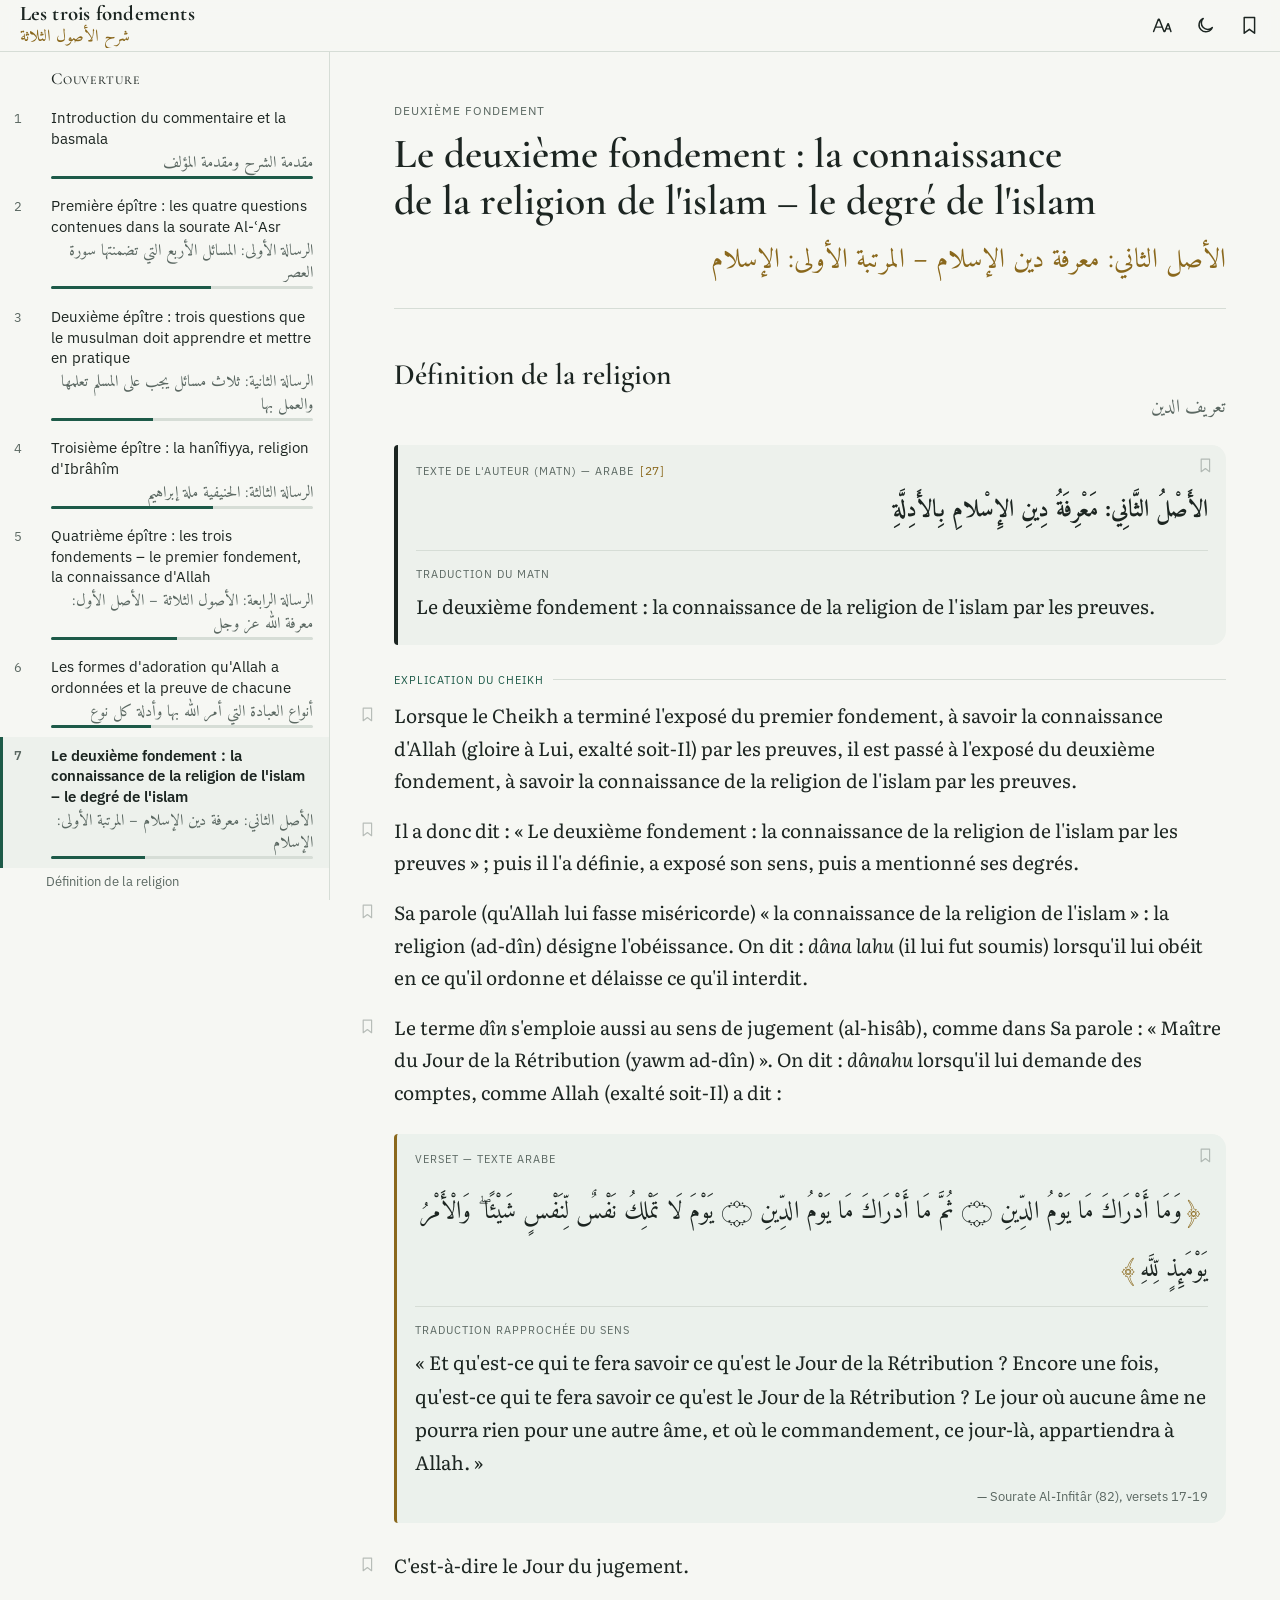
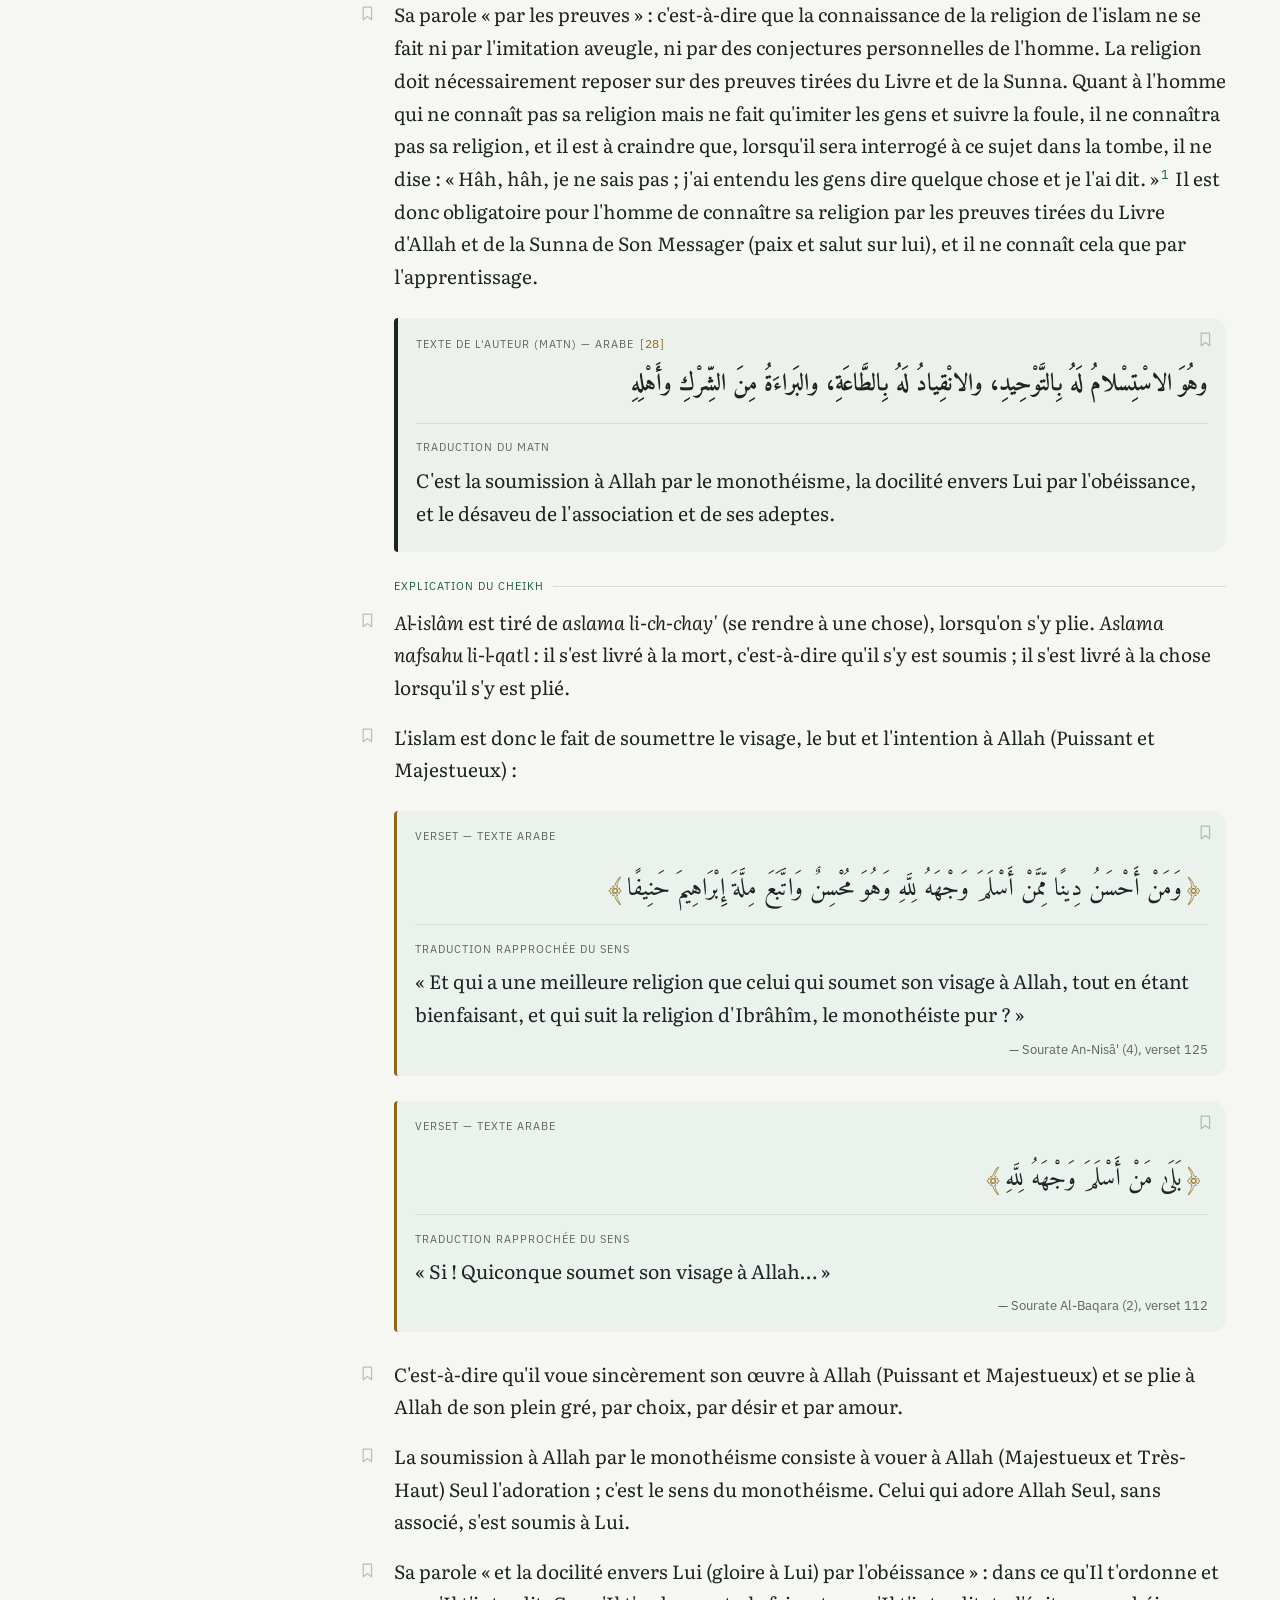
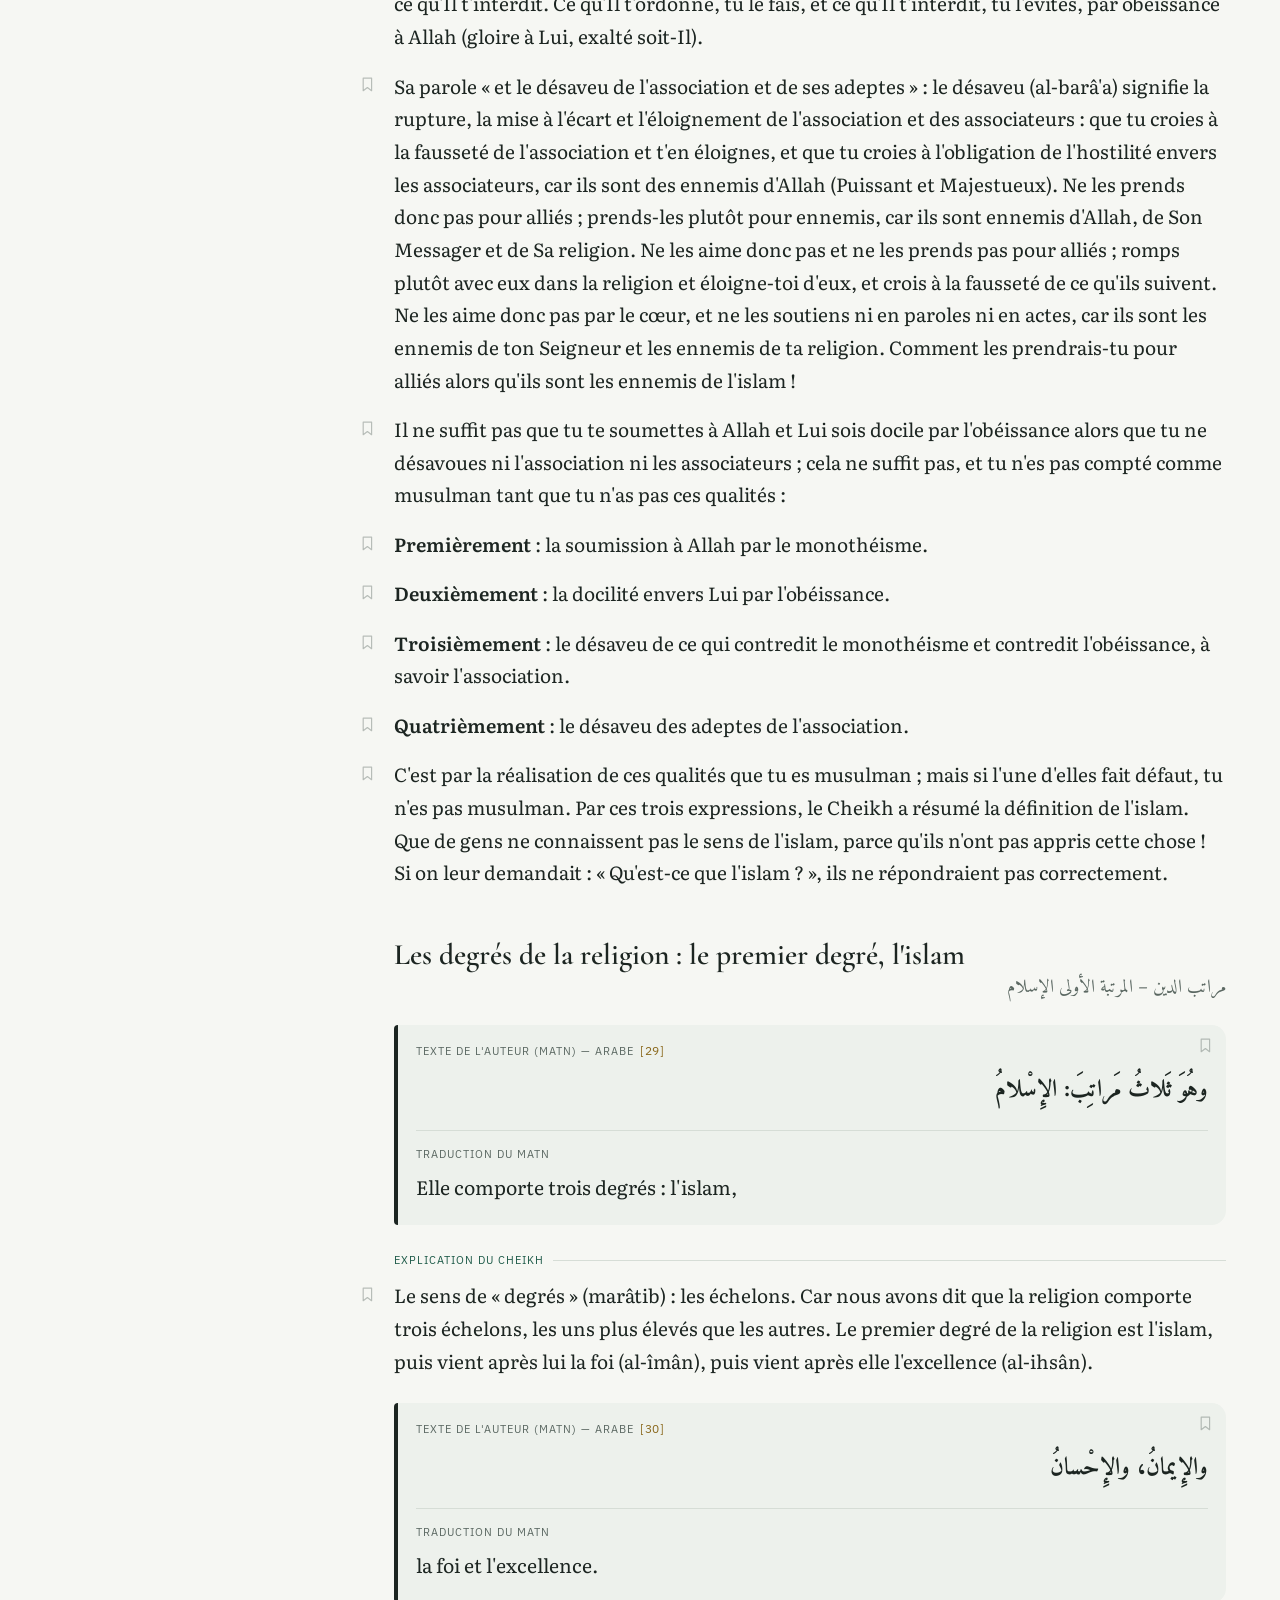
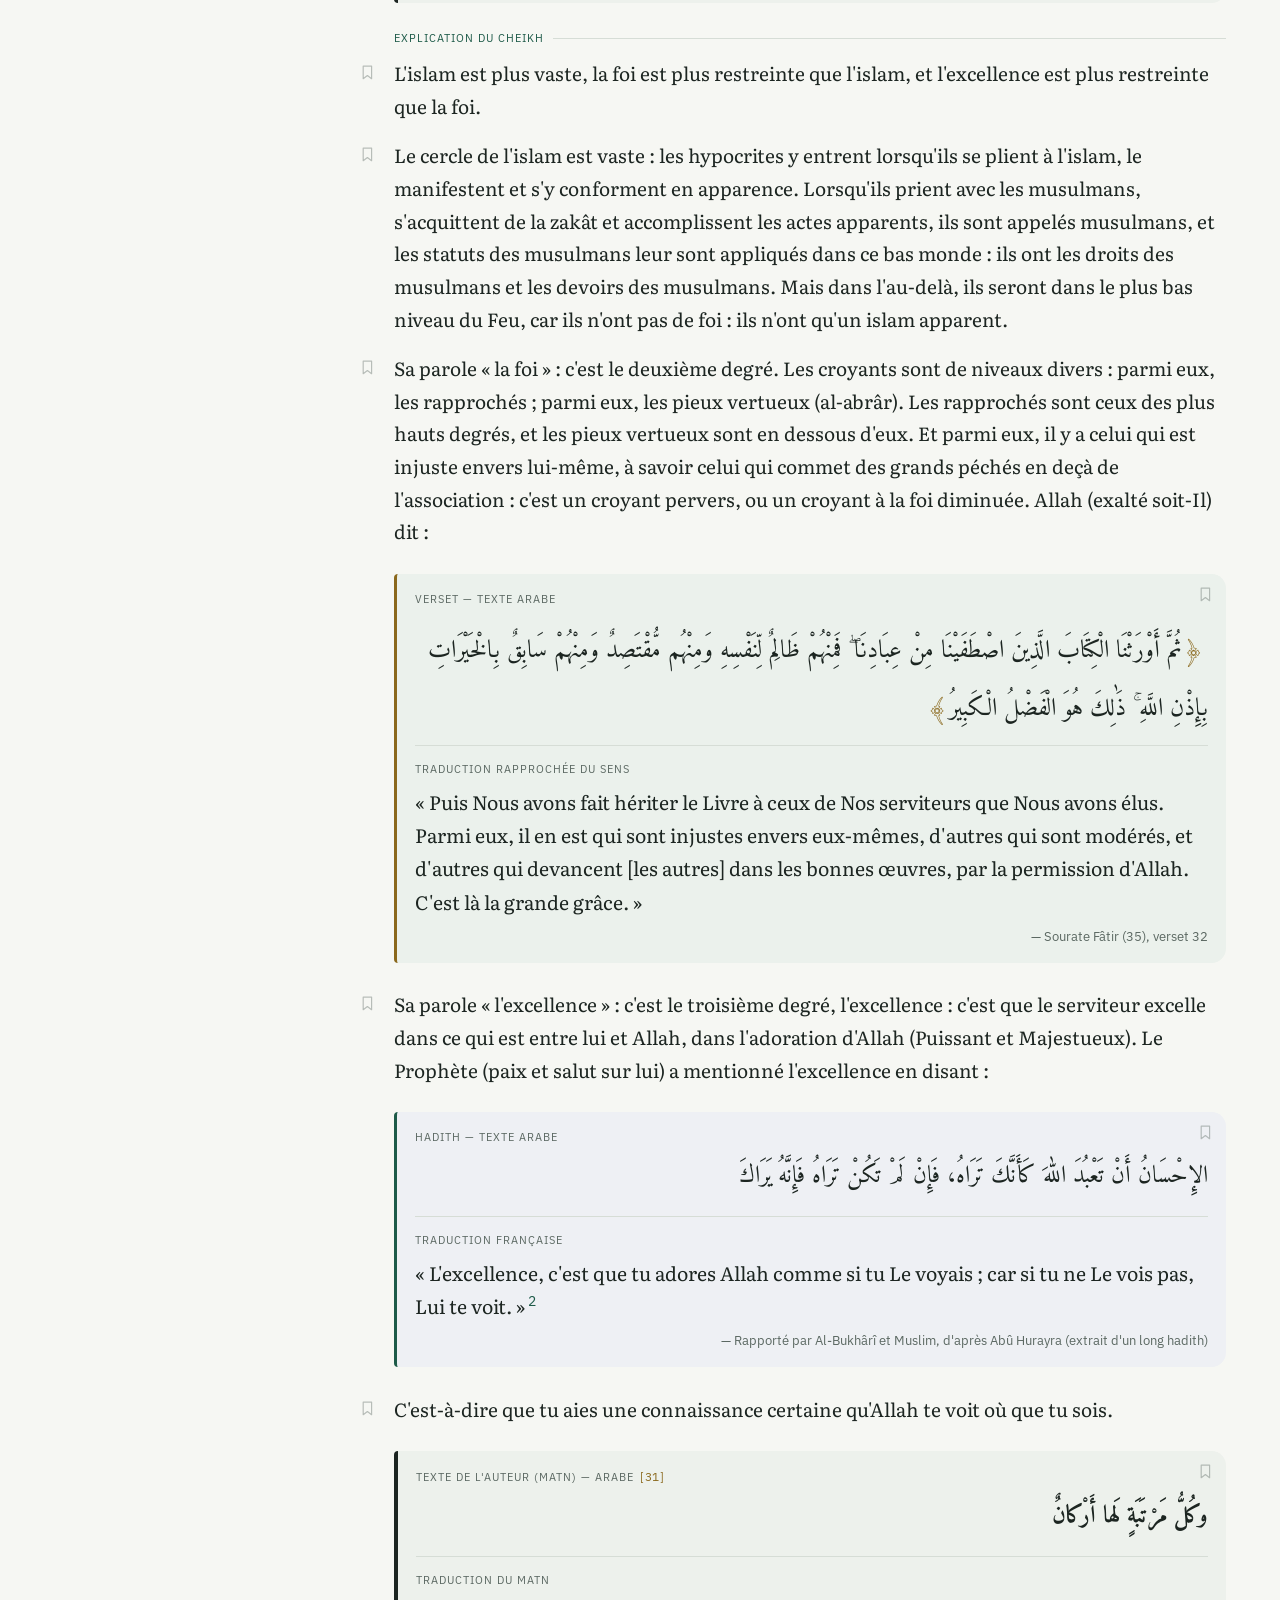
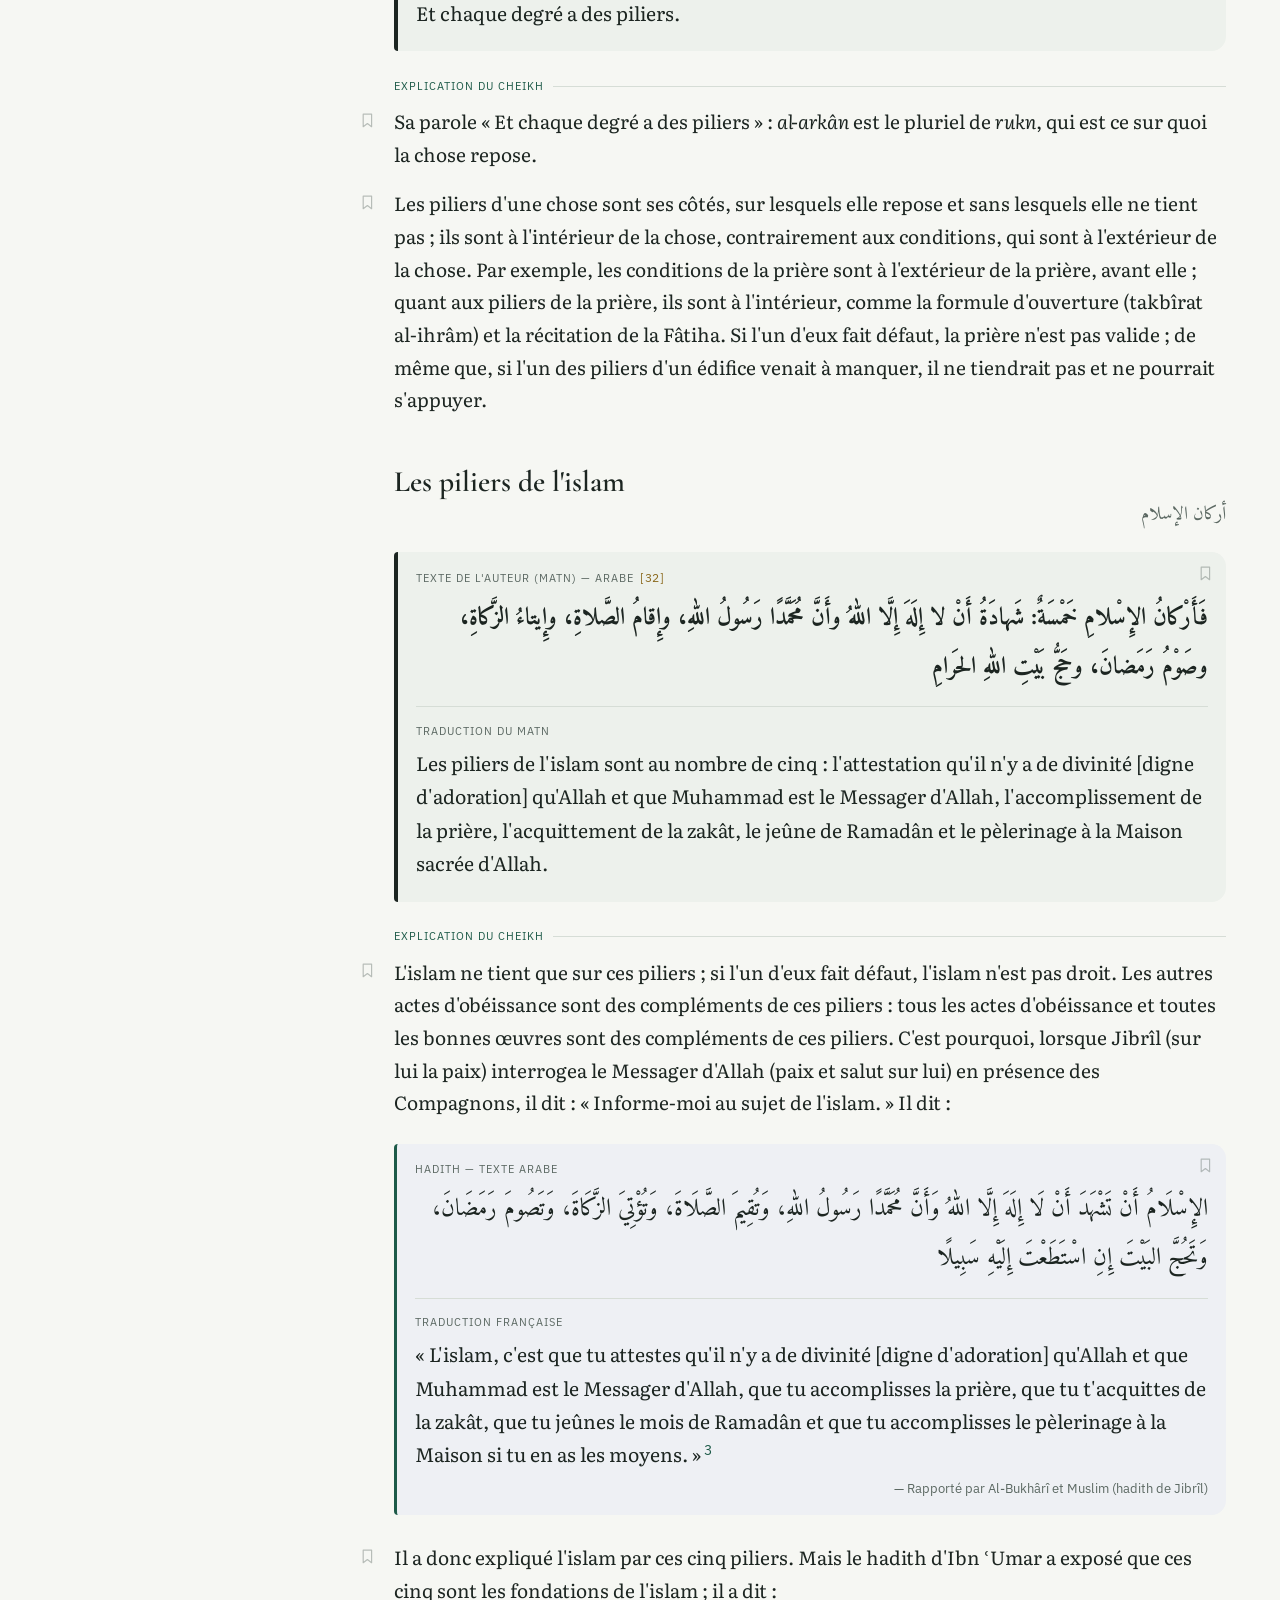
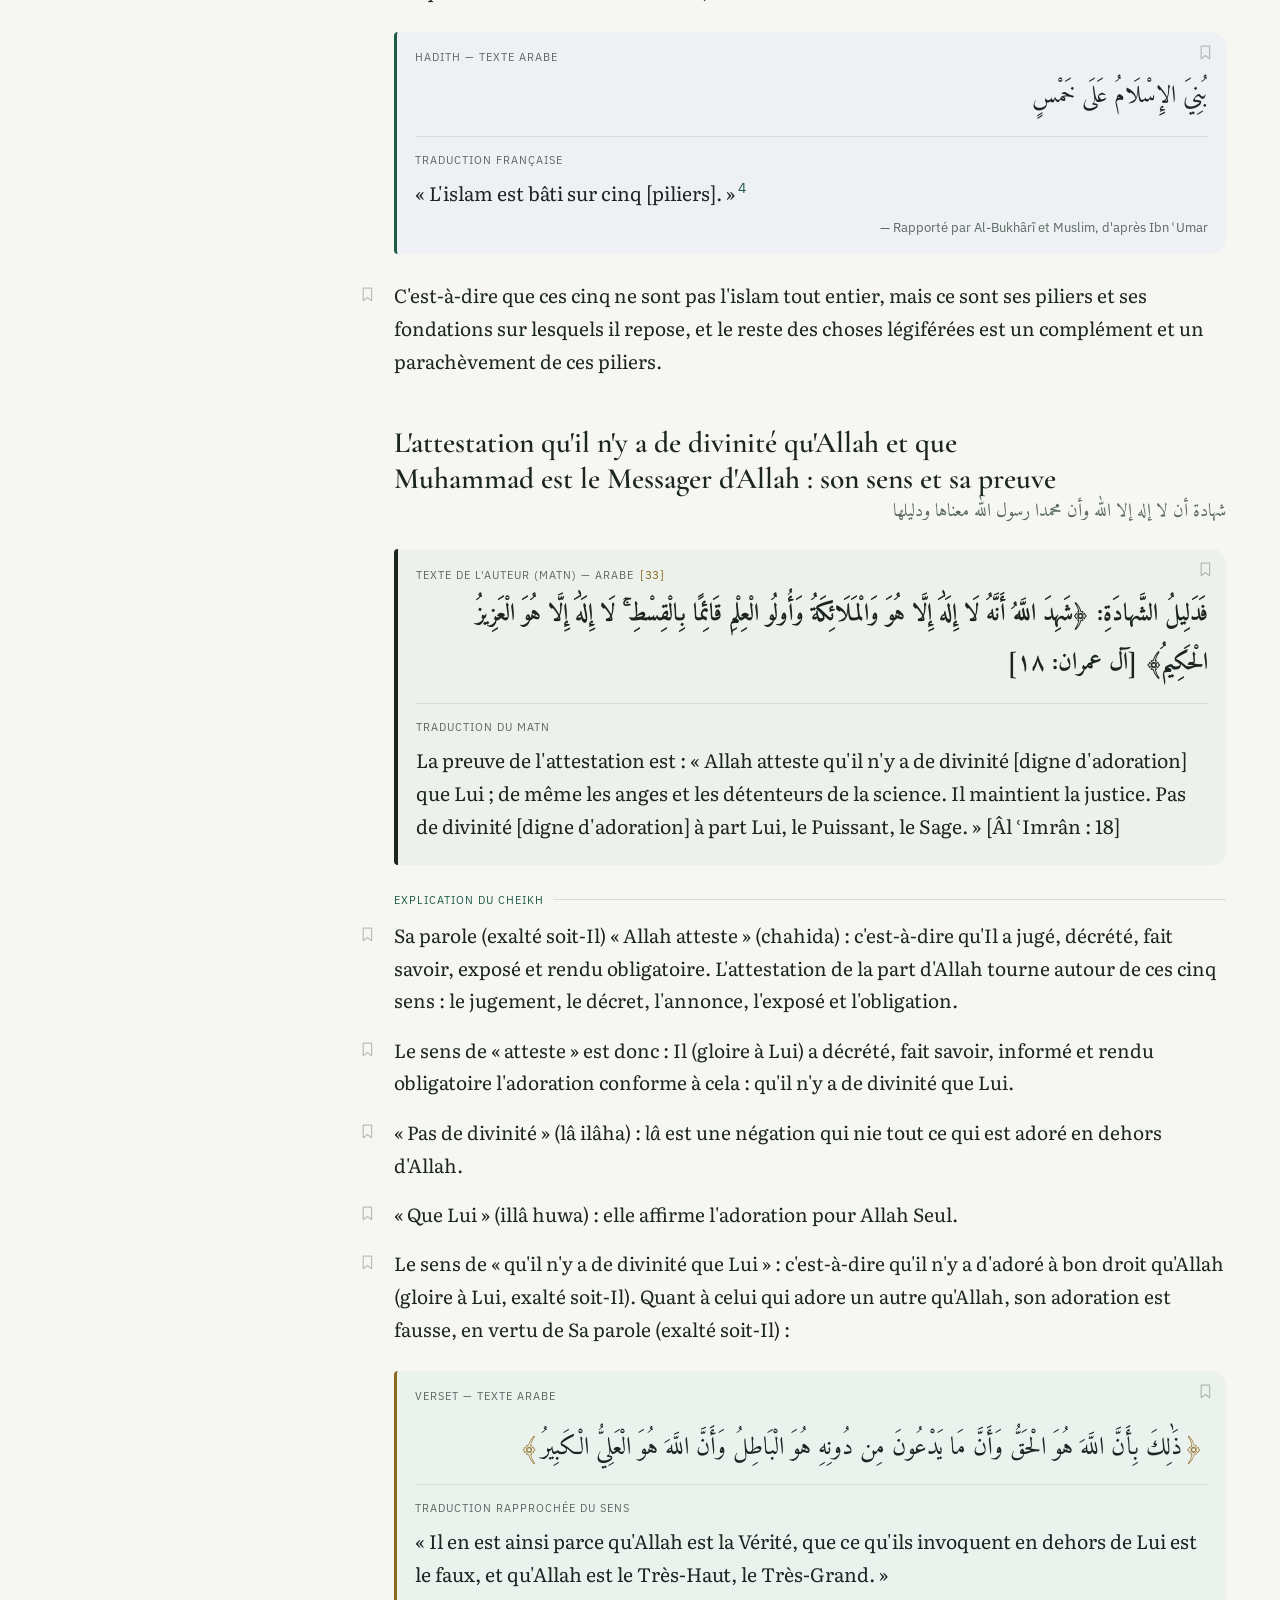
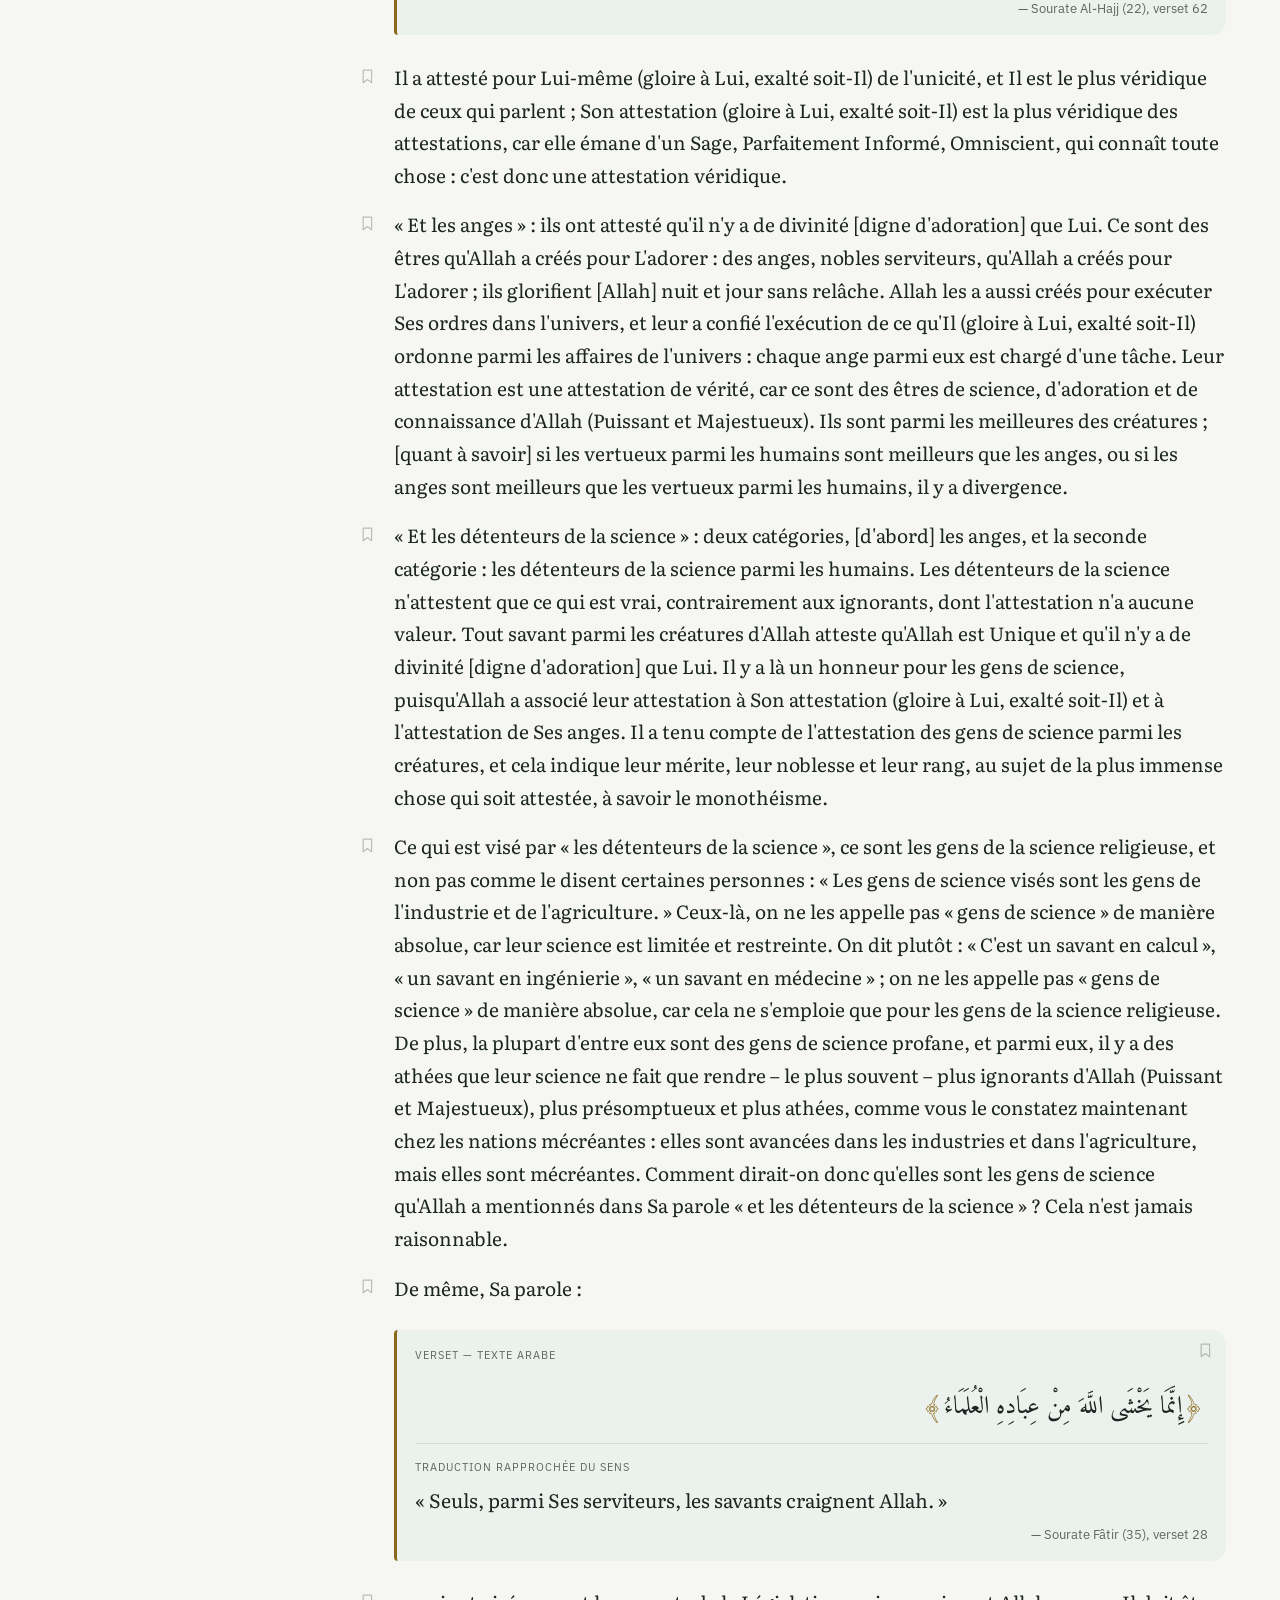
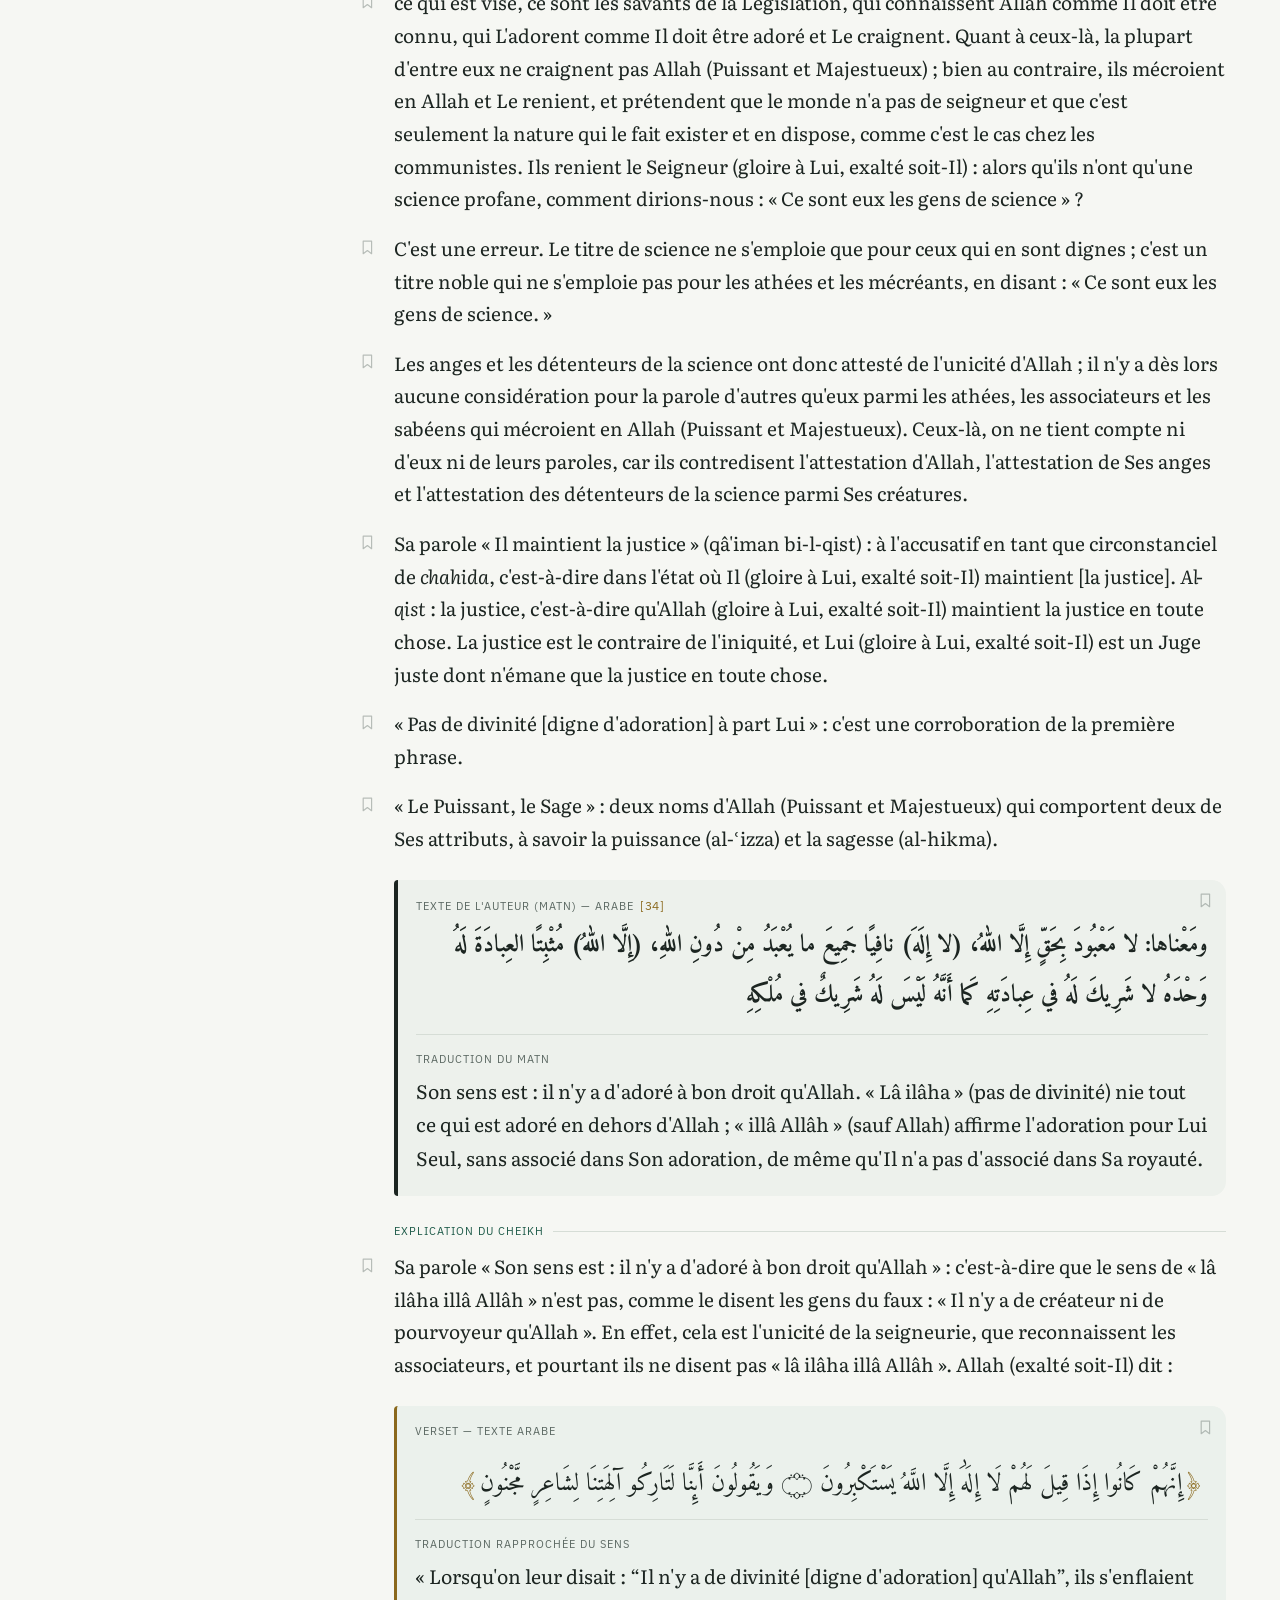
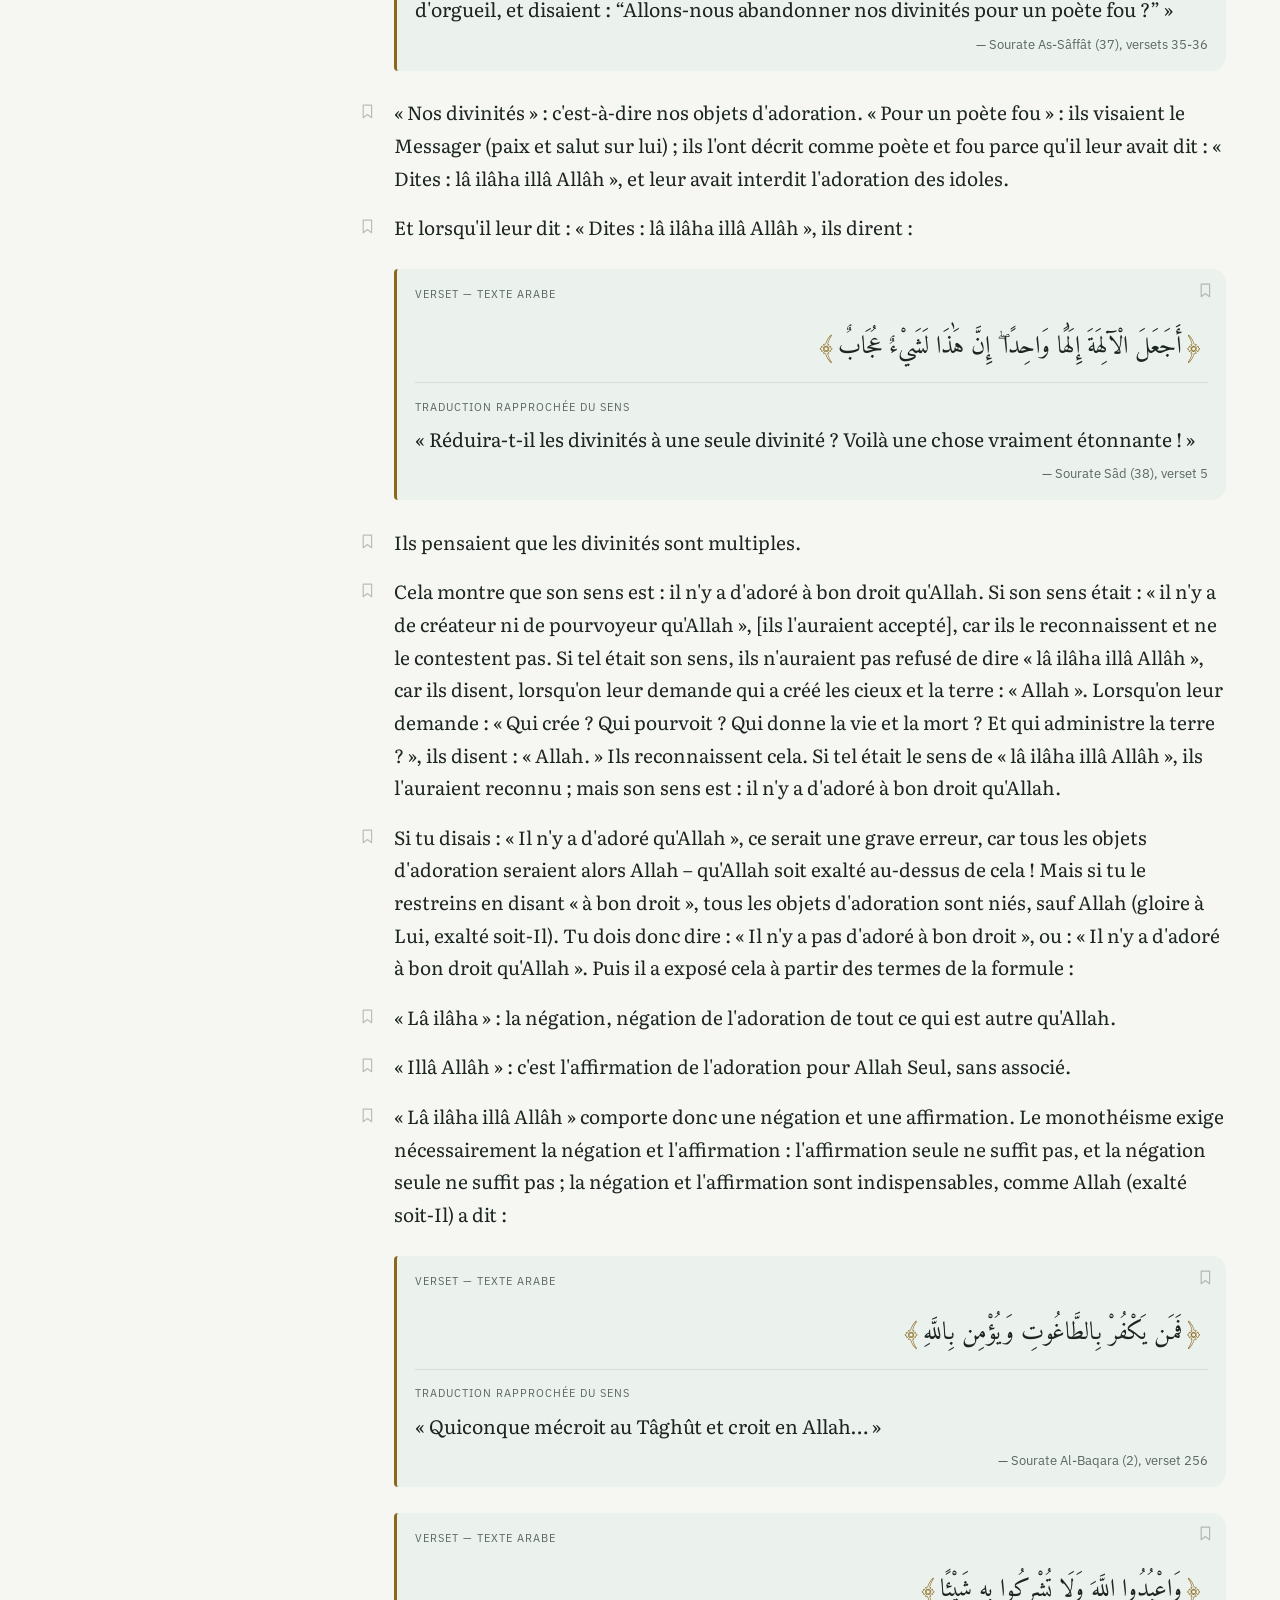
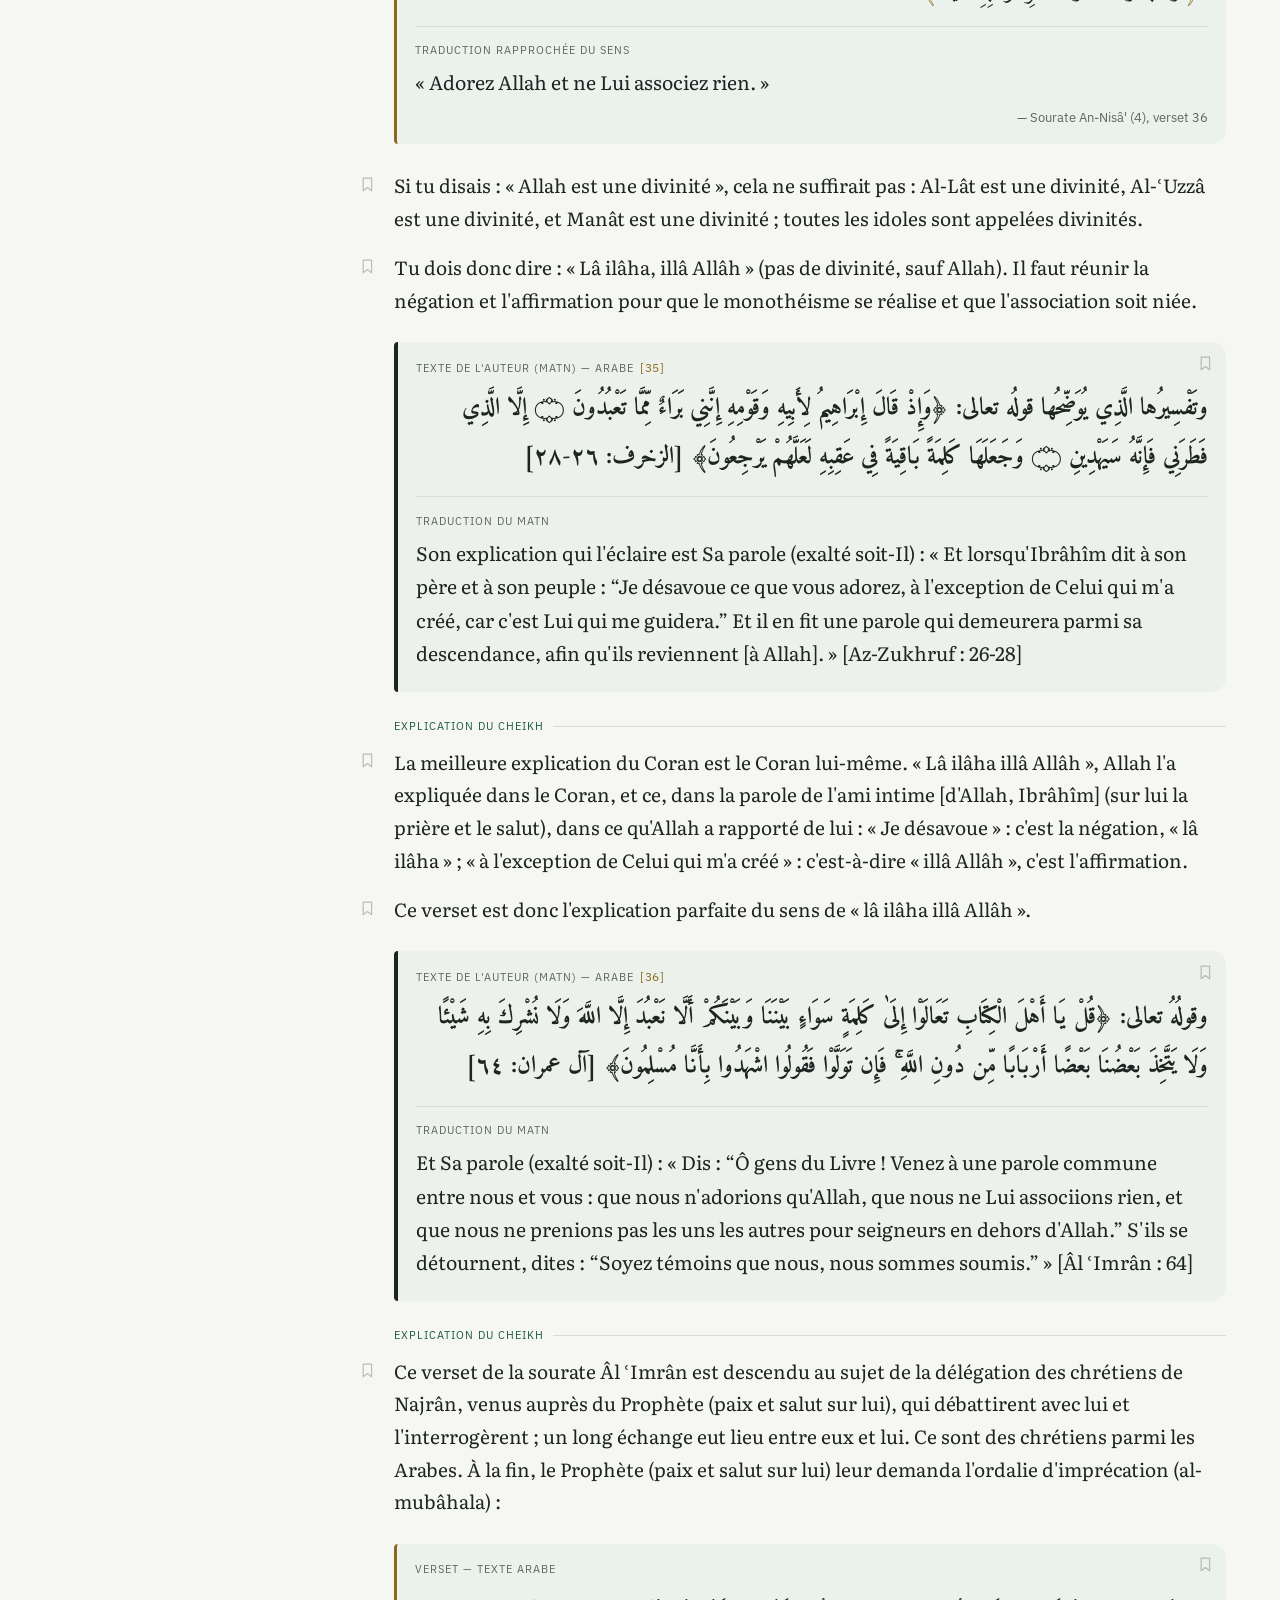
<file: 07-deuxieme-fondement.html>
<!doctype html>
<html lang="fr">
<head>
<meta charset="utf-8">
<meta name="viewport" content="width=device-width,initial-scale=1,viewport-fit=cover">
<title>Le deuxième fondement : la connaissance de la religion de l'islam – le degré de l'islam — Charh al-Usûl ath-Thalâtha</title>
<meta name="description" content="Traduction française intégrale du commentaire de Cheikh Sâlih Al-Fawzân sur « Les trois fondements » de Cheikh Muhammad ibn ʿAbd al-Wahhâb">
<meta name="color-scheme" content="light dark">
<meta name="theme-color" content="#f6f7f3" media="(prefers-color-scheme: light)"><meta name="theme-color" content="#111614" media="(prefers-color-scheme: dark)">
<script>try{var t=sessionStorage.getItem('usul3.theme');if(t)document.documentElement.setAttribute('data-theme',t)}catch(e){}</script>
<link rel="icon" href="assets/icons/logo.svg" type="image/svg+xml">
<link rel="icon" href="assets/icons/icon-32.png" sizes="32x32" type="image/png">
<link rel="apple-touch-icon" href="assets/icons/icon-180.png">
<link rel="manifest" href="manifest.webmanifest">
<link rel="stylesheet" href="fonts/fonts.css">
<link rel="stylesheet" href="assets/style.css">
</head>
<body>
<header class="bar">
  <button class="ico" id="btn-menu" type="button" aria-label="Sommaire" aria-controls="toc"><svg viewBox="0 0 24 24"><path d="M4 6h16M4 12h16M4 18h11"/></svg></button>
  <a class="bar-title" href="index.html"><span class="bt-fr">Les trois fondements</span><span class="bt-ar" lang="ar">شرح الأصول الثلاثة</span></a>
  <div class="bar-tools">
    <button class="ico" id="btn-font" type="button" aria-label="Taille du texte"><svg viewBox="0 0 24 24"><path d="M3 19 8.5 5h1L15 19M5 14h8M16 19l3.5-9h.5L23 19M17 16h5"/></svg></button>
    <button class="ico" id="btn-theme" type="button" aria-label="Thème clair ou sombre"><svg viewBox="0 0 24 24"><path d="M20 14.5A8 8 0 1 1 9.5 4a6.5 6.5 0 0 0 10.5 10.5z"/></svg></button>
    <button class="ico" id="btn-bm" type="button" aria-label="Marque-pages" aria-controls="bmpanel"><svg viewBox="0 0 24 24"><path d="M6 3h12v18l-6-4.5L6 21z"/></svg><span class="badge" id="bm-count" hidden></span></button>
  </div>
  <div class="readbar" aria-hidden="true"><i id="readbar"></i></div>
</header>
<nav class="toc" id="toc" aria-label="Sommaire du livre">
  <div class="toc-head"><strong>Sommaire</strong><button class="ico" id="btn-toc-close" type="button" aria-label="Fermer le sommaire"><svg viewBox="0 0 24 24"><path d="M6 6l12 12M18 6 6 18"/></svg></button></div>
  <ol class="toc-list"><li class="toc-item toc-cover"><a href="index.html#couverture"><span class="toc-n" aria-hidden="true"></span><span class="toc-t">Couverture</span><span class="toc-prog" aria-hidden="true"></span></a></li><li class="toc-item"><a href="01-introduction.html" data-ch="01"><span class="toc-n">1</span><span class="toc-t">Introduction du commentaire et la basmala<span class="toc-ar" lang="ar" dir="rtl">مقدمة الشرح ومقدمة المؤلف</span></span><span class="toc-prog" aria-hidden="true"></span></a></li><li class="toc-item"><a href="02-quatre-questions.html" data-ch="02"><span class="toc-n">2</span><span class="toc-t">Première épître : les quatre questions contenues dans la sourate Al-ʿAsr<span class="toc-ar" lang="ar" dir="rtl">الرسالة الأولى: المسائل الأربع التي تضمنتها سورة العصر</span></span><span class="toc-prog" aria-hidden="true"></span></a></li><li class="toc-item"><a href="03-trois-questions.html" data-ch="03"><span class="toc-n">3</span><span class="toc-t">Deuxième épître : trois questions que le musulman doit apprendre et mettre en pratique<span class="toc-ar" lang="ar" dir="rtl">الرسالة الثانية: ثلاث مسائل يجب على المسلم تعلمها والعمل بها</span></span><span class="toc-prog" aria-hidden="true"></span></a></li><li class="toc-item"><a href="04-hanifiyya.html" data-ch="04"><span class="toc-n">4</span><span class="toc-t">Troisième épître : la hanîfiyya, religion d&#x27;Ibrâhîm<span class="toc-ar" lang="ar" dir="rtl">الرسالة الثالثة: الحنيفية ملة إبراهيم</span></span><span class="toc-prog" aria-hidden="true"></span></a></li><li class="toc-item"><a href="05-premier-fondement.html" data-ch="05"><span class="toc-n">5</span><span class="toc-t">Quatrième épître : les trois fondements – le premier fondement, la connaissance d&#x27;Allah<span class="toc-ar" lang="ar" dir="rtl">الرسالة الرابعة: الأصول الثلاثة – الأصل الأول: معرفة الله عز وجل</span></span><span class="toc-prog" aria-hidden="true"></span></a></li><li class="toc-item"><a href="06-formes-adoration.html" data-ch="06"><span class="toc-n">6</span><span class="toc-t">Les formes d&#x27;adoration qu&#x27;Allah a ordonnées et la preuve de chacune<span class="toc-ar" lang="ar" dir="rtl">أنواع العبادة التي أمر الله بها وأدلة كل نوع</span></span><span class="toc-prog" aria-hidden="true"></span></a></li><li class="toc-item is-current"><a href="07-deuxieme-fondement.html" data-ch="07"><span class="toc-n">7</span><span class="toc-t">Le deuxième fondement : la connaissance de la religion de l&#x27;islam – le degré de l&#x27;islam<span class="toc-ar" lang="ar" dir="rtl">الأصل الثاني: معرفة دين الإسلام – المرتبة الأولى: الإسلام</span></span><span class="toc-prog" aria-hidden="true"></span></a><ol class="toc-sub"><li class="l2"><a href="#b1">Définition de la religion</a></li><li class="l2"><a href="#b25">Les degrés de la religion : le premier degré, l&#x27;islam</a></li><li class="l2"><a href="#b39">Les piliers de l&#x27;islam</a></li><li class="l2"><a href="#b46">L&#x27;attestation qu&#x27;il n&#x27;y a de divinité qu&#x27;Allah et que Muhammad est le Messager d&#x27;Allah : son sens et sa preuve</a></li><li class="l3"><a href="#b97">Les conditions de « lâ ilâha illâ Allâh »</a></li><li class="l2"><a href="#b185">La preuve de la prière, de la zakât et l&#x27;explication du monothéisme</a></li><li class="l2"><a href="#b202">La preuve du jeûne</a></li><li class="l2"><a href="#b216">La preuve du pèlerinage</a></li></ol></li><li class="toc-item"><a href="08-degre-iman.html" data-ch="08"><span class="toc-n">8</span><span class="toc-t">Le deuxième degré : la foi (al-îmân)<span class="toc-ar" lang="ar" dir="rtl">المرتبة الثانية: الإيمان</span></span><span class="toc-prog" aria-hidden="true"></span></a></li><li class="toc-item"><a href="09-degre-ihsan.html" data-ch="09"><span class="toc-n">9</span><span class="toc-t">Le troisième degré : l&#x27;excellence (al-ihsân) et le hadith de Jibrîl<span class="toc-ar" lang="ar" dir="rtl">المرتبة الثالثة: الإحسان – حديث جبريل</span></span><span class="toc-prog" aria-hidden="true"></span></a></li><li class="toc-item"><a href="10-troisieme-fondement.html" data-ch="10"><span class="toc-n">10</span><span class="toc-t">Le troisième fondement : la connaissance de notre Prophète Muhammad – de sa naissance à l&#x27;Hégire<span class="toc-ar" lang="ar" dir="rtl">الأصل الثالث: معرفة نبينا محمد ﷺ – من مولده إلى الهجرة</span></span><span class="toc-prog" aria-hidden="true"></span></a></li><li class="toc-item"><a href="11-medine-resurrection-messagers.html" data-ch="11"><span class="toc-n">11</span><span class="toc-t">L&#x27;établissement à Médine, la mort du Prophète, la résurrection et les messagers<span class="toc-ar" lang="ar" dir="rtl">الاستقرار في المدينة – وفاته ﷺ – البعث والحساب – الإيمان بالرسل</span></span><span class="toc-prog" aria-hidden="true"></span></a></li><li class="toc-item"><a href="12-taghout.html" data-ch="12"><span class="toc-n">12</span><span class="toc-t">La mécréance envers le Tâghût et la foi en Allah – les catégories de tawâghît<span class="toc-ar" lang="ar" dir="rtl">الكفر بالطاغوت والإيمان بالله – أنواع الطواغيت</span></span><span class="toc-prog" aria-hidden="true"></span></a></li></ol>
  <div class="toc-foot"><button type="button" class="link" id="btn-reset">Réinitialiser la lecture…</button>
  <div class="confirm" id="reset-confirm" hidden><p>Effacer la progression, la position de lecture et tous les marque-pages ?</p><div class="row"><button type="button" class="btn danger" id="reset-yes">Tout effacer</button><button type="button" class="btn" id="reset-no">Annuler</button></div></div></div>
</nav>
<aside class="bmpanel" id="bmpanel" aria-label="Marque-pages" hidden>
  <div class="toc-head"><strong>Marque-pages</strong><button class="ico" id="btn-bm-close" type="button" aria-label="Fermer"><svg viewBox="0 0 24 24"><path d="M6 6l12 12M18 6 6 18"/></svg></button></div>
  <p class="hint">Touchez l'icône <svg class="inl" viewBox="0 0 24 24"><path d="M6 3h12v18l-6-4.5L6 21z"/></svg> en marge d'un passage pour le marquer. Votre position de lecture est enregistrée automatiquement.</p>
  <ol id="bm-list" class="bm-list"></ol>
  <div class="toc-foot"><button type="button" class="link" id="bm-clear">Supprimer tous les marque-pages…</button>
  <div class="confirm" id="bm-confirm" hidden><p>Supprimer tous les marque-pages ?</p><div class="row"><button type="button" class="btn danger" id="bm-yes">Supprimer</button><button type="button" class="btn" id="bm-no">Annuler</button></div></div></div>
</aside>
<div class="scrim" id="scrim" hidden></div>
<div class="fontpop" id="fontpop" hidden><button type="button" class="btn" data-fs="-1" aria-label="Réduire">A−</button><span id="fs-val">100 %</span><button type="button" class="btn" data-fs="1" aria-label="Agrandir">A+</button></div>
<div class="toast" id="toast" role="status" hidden></div>
<main class="page" data-chapter="07">
  <header class="ch-head">
    <p class="ch-kicker">Deuxième fondement</p>
    <h1>Le deuxième fondement : la connaissance de la religion de l&#x27;islam – le degré de l&#x27;islam</h1>
    <p class="ch-ar" lang="ar" dir="rtl">الأصل الثاني: معرفة دين الإسلام – المرتبة الأولى: الإسلام</p>
  </header>
  <article class="text">
<h2 id="b1" data-b>Définition de la religion<span class="h-ar" lang="ar" dir="rtl">تعريف الدين</span></h2>
<figure class="cite cite-m" id="b2" data-b><button class="bm" type="button" aria-label="Marquer ce passage" title="Marquer ce passage"><svg viewBox="0 0 24 24" aria-hidden="true"><path d="M6 3h12v18l-6-4.5L6 21z"/></svg></button>
<div class="cite-label">Texte de l'auteur (matn) — arabe<span class="mnum">[27]</span></div>
<blockquote class="ar" lang="ar" dir="rtl">الأَصْلُ الثَّانِي: مَعْرِفَةُ دِينِ الإِسْلامِ بِالأَدِلَّةِ</blockquote>
<div class="cite-label">Traduction du matn</div>
<p class="tr">Le deuxième fondement : la connaissance de la religion de l'islam par les preuves.</p>
</figure>
<div class="sharh-label">Explication du Cheikh</div>
<p id="b3" data-b><button class="bm" type="button" aria-label="Marquer ce passage" title="Marquer ce passage"><svg viewBox="0 0 24 24" aria-hidden="true"><path d="M6 3h12v18l-6-4.5L6 21z"/></svg></button>Lorsque le Cheikh a terminé l'exposé du premier fondement, à savoir la connaissance d'Allah (gloire à Lui, exalté soit-Il) par les preuves, il est passé à l'exposé du deuxième fondement, à savoir la connaissance de la religion de l'islam par les preuves.</p>
<p id="b4" data-b><button class="bm" type="button" aria-label="Marquer ce passage" title="Marquer ce passage"><svg viewBox="0 0 24 24" aria-hidden="true"><path d="M6 3h12v18l-6-4.5L6 21z"/></svg></button>Il a donc dit : « Le deuxième fondement : la connaissance de la religion de l'islam par les preuves » ; puis il l'a définie, a exposé son sens, puis a mentionné ses degrés.</p>
<p id="b5" data-b><button class="bm" type="button" aria-label="Marquer ce passage" title="Marquer ce passage"><svg viewBox="0 0 24 24" aria-hidden="true"><path d="M6 3h12v18l-6-4.5L6 21z"/></svg></button>Sa parole (qu'Allah lui fasse miséricorde) « la connaissance de la religion de l'islam » : la religion (ad-dîn) désigne l'obéissance. On dit : <em>dâna lahu</em> (il lui fut soumis) lorsqu'il lui obéit en ce qu'il ordonne et délaisse ce qu'il interdit.</p>
<p id="b6" data-b><button class="bm" type="button" aria-label="Marquer ce passage" title="Marquer ce passage"><svg viewBox="0 0 24 24" aria-hidden="true"><path d="M6 3h12v18l-6-4.5L6 21z"/></svg></button>Le terme <em>dîn</em> s'emploie aussi au sens de jugement (al-hisâb), comme dans Sa parole : « Maître du Jour de la Rétribution (yawm ad-dîn) ». On dit : <em>dânahu</em> lorsqu'il lui demande des comptes, comme Allah (exalté soit-Il) a dit :</p>
<figure class="cite cite-q" id="b7" data-b><button class="bm" type="button" aria-label="Marquer ce passage" title="Marquer ce passage"><svg viewBox="0 0 24 24" aria-hidden="true"><path d="M6 3h12v18l-6-4.5L6 21z"/></svg></button>
<div class="cite-label">Verset — texte arabe</div>
<blockquote class="ar ar-q" lang="ar" dir="rtl"><span class="orn">﴿</span>وَمَا أَدْرَاكَ مَا يَوْمُ الدِّينِ ۝ ثُمَّ مَا أَدْرَاكَ مَا يَوْمُ الدِّينِ ۝ يَوْمَ لَا تَمْلِكُ نَفْسٌ لِّنَفْسٍ شَيْئًا ۖ وَالْأَمْرُ يَوْمَئِذٍ لِّلَّهِ<span class="orn">﴾</span></blockquote>
<div class="cite-label">Traduction rapprochée du sens</div>
<p class="tr">« Et qu'est-ce qui te fera savoir ce qu'est le Jour de la Rétribution ? Encore une fois, qu'est-ce qui te fera savoir ce qu'est le Jour de la Rétribution ? Le jour où aucune âme ne pourra rien pour une autre âme, et où le commandement, ce jour-là, appartiendra à Allah. »</p>
<figcaption class="ref">Sourate Al-Infitâr (82), versets 17-19</figcaption>
</figure>
<p id="b8" data-b><button class="bm" type="button" aria-label="Marquer ce passage" title="Marquer ce passage"><svg viewBox="0 0 24 24" aria-hidden="true"><path d="M6 3h12v18l-6-4.5L6 21z"/></svg></button>C'est-à-dire le Jour du jugement.</p>
<p id="b9" data-b><button class="bm" type="button" aria-label="Marquer ce passage" title="Marquer ce passage"><svg viewBox="0 0 24 24" aria-hidden="true"><path d="M6 3h12v18l-6-4.5L6 21z"/></svg></button>Sa parole « par les preuves » : c'est-à-dire que la connaissance de la religion de l'islam ne se fait ni par l'imitation aveugle, ni par des conjectures personnelles de l'homme. La religion doit nécessairement reposer sur des preuves tirées du Livre et de la Sunna. Quant à l'homme qui ne connaît pas sa religion mais ne fait qu'imiter les gens et suivre la foule, il ne connaîtra pas sa religion, et il est à craindre que, lorsqu'il sera interrogé à ce sujet dans la tombe, il ne dise : « Hâh, hâh, je ne sais pas ; j'ai entendu les gens dire quelque chose et je l'ai dit. »<sup class="fn"><a href="#n-1" id="r-1">1</a></sup> Il est donc obligatoire pour l'homme de connaître sa religion par les preuves tirées du Livre d'Allah et de la Sunna de Son Messager (paix et salut sur lui), et il ne connaît cela que par l'apprentissage.</p>
<figure class="cite cite-m" id="b10" data-b><button class="bm" type="button" aria-label="Marquer ce passage" title="Marquer ce passage"><svg viewBox="0 0 24 24" aria-hidden="true"><path d="M6 3h12v18l-6-4.5L6 21z"/></svg></button>
<div class="cite-label">Texte de l'auteur (matn) — arabe<span class="mnum">[28]</span></div>
<blockquote class="ar" lang="ar" dir="rtl">وهُوَ الاسْتِسْلامُ لَهُ بِالتَّوْحِيدِ، والانْقِيادُ لَهُ بِالطَّاعَةِ، والبَراءَةُ مِنَ الشِّرْكِ وأَهْلِهِ</blockquote>
<div class="cite-label">Traduction du matn</div>
<p class="tr">C'est la soumission à Allah par le monothéisme, la docilité envers Lui par l'obéissance, et le désaveu de l'association et de ses adeptes.</p>
</figure>
<div class="sharh-label">Explication du Cheikh</div>
<p id="b11" data-b><button class="bm" type="button" aria-label="Marquer ce passage" title="Marquer ce passage"><svg viewBox="0 0 24 24" aria-hidden="true"><path d="M6 3h12v18l-6-4.5L6 21z"/></svg></button><em>Al-islâm</em> est tiré de <em>aslama li-ch-chay'</em> (se rendre à une chose), lorsqu'on s'y plie. <em>Aslama nafsahu li-l-qatl</em> : il s'est livré à la mort, c'est-à-dire qu'il s'y est soumis ; il s'est livré à la chose lorsqu'il s'y est plié.</p>
<p id="b12" data-b><button class="bm" type="button" aria-label="Marquer ce passage" title="Marquer ce passage"><svg viewBox="0 0 24 24" aria-hidden="true"><path d="M6 3h12v18l-6-4.5L6 21z"/></svg></button>L'islam est donc le fait de soumettre le visage, le but et l'intention à Allah (Puissant et Majestueux) :</p>
<figure class="cite cite-q" id="b13" data-b><button class="bm" type="button" aria-label="Marquer ce passage" title="Marquer ce passage"><svg viewBox="0 0 24 24" aria-hidden="true"><path d="M6 3h12v18l-6-4.5L6 21z"/></svg></button>
<div class="cite-label">Verset — texte arabe</div>
<blockquote class="ar ar-q" lang="ar" dir="rtl"><span class="orn">﴿</span>وَمَنْ أَحْسَنُ دِينًا مِّمَّنْ أَسْلَمَ وَجْهَهُ لِلَّهِ وَهُوَ مُحْسِنٌ وَاتَّبَعَ مِلَّةَ إِبْرَاهِيمَ حَنِيفًا<span class="orn">﴾</span></blockquote>
<div class="cite-label">Traduction rapprochée du sens</div>
<p class="tr">« Et qui a une meilleure religion que celui qui soumet son visage à Allah, tout en étant bienfaisant, et qui suit la religion d'Ibrâhîm, le monothéiste pur ? »</p>
<figcaption class="ref">Sourate An-Nisâ' (4), verset 125</figcaption>
</figure>
<figure class="cite cite-q" id="b14" data-b><button class="bm" type="button" aria-label="Marquer ce passage" title="Marquer ce passage"><svg viewBox="0 0 24 24" aria-hidden="true"><path d="M6 3h12v18l-6-4.5L6 21z"/></svg></button>
<div class="cite-label">Verset — texte arabe</div>
<blockquote class="ar ar-q" lang="ar" dir="rtl"><span class="orn">﴿</span>بَلَىٰ مَنْ أَسْلَمَ وَجْهَهُ لِلَّهِ<span class="orn">﴾</span></blockquote>
<div class="cite-label">Traduction rapprochée du sens</div>
<p class="tr">« Si ! Quiconque soumet son visage à Allah… »</p>
<figcaption class="ref">Sourate Al-Baqara (2), verset 112</figcaption>
</figure>
<p id="b15" data-b><button class="bm" type="button" aria-label="Marquer ce passage" title="Marquer ce passage"><svg viewBox="0 0 24 24" aria-hidden="true"><path d="M6 3h12v18l-6-4.5L6 21z"/></svg></button>C'est-à-dire qu'il voue sincèrement son œuvre à Allah (Puissant et Majestueux) et se plie à Allah de son plein gré, par choix, par désir et par amour.</p>
<p id="b16" data-b><button class="bm" type="button" aria-label="Marquer ce passage" title="Marquer ce passage"><svg viewBox="0 0 24 24" aria-hidden="true"><path d="M6 3h12v18l-6-4.5L6 21z"/></svg></button>La soumission à Allah par le monothéisme consiste à vouer à Allah (Majestueux et Très-Haut) Seul l'adoration ; c'est le sens du monothéisme. Celui qui adore Allah Seul, sans associé, s'est soumis à Lui.</p>
<p id="b17" data-b><button class="bm" type="button" aria-label="Marquer ce passage" title="Marquer ce passage"><svg viewBox="0 0 24 24" aria-hidden="true"><path d="M6 3h12v18l-6-4.5L6 21z"/></svg></button>Sa parole « et la docilité envers Lui (gloire à Lui) par l'obéissance » : dans ce qu'Il t'ordonne et ce qu'Il t'interdit. Ce qu'Il t'ordonne, tu le fais, et ce qu'Il t'interdit, tu l'évites, par obéissance à Allah (gloire à Lui, exalté soit-Il).</p>
<p id="b18" data-b><button class="bm" type="button" aria-label="Marquer ce passage" title="Marquer ce passage"><svg viewBox="0 0 24 24" aria-hidden="true"><path d="M6 3h12v18l-6-4.5L6 21z"/></svg></button>Sa parole « et le désaveu de l'association et de ses adeptes » : le désaveu (al-barâ'a) signifie la rupture, la mise à l'écart et l'éloignement de l'association et des associateurs : que tu croies à la fausseté de l'association et t'en éloignes, et que tu croies à l'obligation de l'hostilité envers les associateurs, car ils sont des ennemis d'Allah (Puissant et Majestueux). Ne les prends donc pas pour alliés ; prends-les plutôt pour ennemis, car ils sont ennemis d'Allah, de Son Messager et de Sa religion. Ne les aime donc pas et ne les prends pas pour alliés ; romps plutôt avec eux dans la religion et éloigne-toi d'eux, et crois à la fausseté de ce qu'ils suivent. Ne les aime donc pas par le cœur, et ne les soutiens ni en paroles ni en actes, car ils sont les ennemis de ton Seigneur et les ennemis de ta religion. Comment les prendrais-tu pour alliés alors qu'ils sont les ennemis de l'islam !</p>
<p id="b19" data-b><button class="bm" type="button" aria-label="Marquer ce passage" title="Marquer ce passage"><svg viewBox="0 0 24 24" aria-hidden="true"><path d="M6 3h12v18l-6-4.5L6 21z"/></svg></button>Il ne suffit pas que tu te soumettes à Allah et Lui sois docile par l'obéissance alors que tu ne désavoues ni l'association ni les associateurs ; cela ne suffit pas, et tu n'es pas compté comme musulman tant que tu n'as pas ces qualités :</p>
<p id="b20" data-b><button class="bm" type="button" aria-label="Marquer ce passage" title="Marquer ce passage"><svg viewBox="0 0 24 24" aria-hidden="true"><path d="M6 3h12v18l-6-4.5L6 21z"/></svg></button><strong>Premièrement</strong> : la soumission à Allah par le monothéisme.</p>
<p id="b21" data-b><button class="bm" type="button" aria-label="Marquer ce passage" title="Marquer ce passage"><svg viewBox="0 0 24 24" aria-hidden="true"><path d="M6 3h12v18l-6-4.5L6 21z"/></svg></button><strong>Deuxièmement</strong> : la docilité envers Lui par l'obéissance.</p>
<p id="b22" data-b><button class="bm" type="button" aria-label="Marquer ce passage" title="Marquer ce passage"><svg viewBox="0 0 24 24" aria-hidden="true"><path d="M6 3h12v18l-6-4.5L6 21z"/></svg></button><strong>Troisièmement</strong> : le désaveu de ce qui contredit le monothéisme et contredit l'obéissance, à savoir l'association.</p>
<p id="b23" data-b><button class="bm" type="button" aria-label="Marquer ce passage" title="Marquer ce passage"><svg viewBox="0 0 24 24" aria-hidden="true"><path d="M6 3h12v18l-6-4.5L6 21z"/></svg></button><strong>Quatrièmement</strong> : le désaveu des adeptes de l'association.</p>
<p id="b24" data-b><button class="bm" type="button" aria-label="Marquer ce passage" title="Marquer ce passage"><svg viewBox="0 0 24 24" aria-hidden="true"><path d="M6 3h12v18l-6-4.5L6 21z"/></svg></button>C'est par la réalisation de ces qualités que tu es musulman ; mais si l'une d'elles fait défaut, tu n'es pas musulman. Par ces trois expressions, le Cheikh a résumé la définition de l'islam. Que de gens ne connaissent pas le sens de l'islam, parce qu'ils n'ont pas appris cette chose ! Si on leur demandait : « Qu'est-ce que l'islam ? », ils ne répondraient pas correctement.</p>
<h2 id="b25" data-b>Les degrés de la religion : le premier degré, l'islam<span class="h-ar" lang="ar" dir="rtl">مراتب الدين – المرتبة الأولى الإسلام</span></h2>
<figure class="cite cite-m" id="b26" data-b><button class="bm" type="button" aria-label="Marquer ce passage" title="Marquer ce passage"><svg viewBox="0 0 24 24" aria-hidden="true"><path d="M6 3h12v18l-6-4.5L6 21z"/></svg></button>
<div class="cite-label">Texte de l'auteur (matn) — arabe<span class="mnum">[29]</span></div>
<blockquote class="ar" lang="ar" dir="rtl">وهُوَ ثَلاثُ مَراتِبَ: الإِسْلامُ</blockquote>
<div class="cite-label">Traduction du matn</div>
<p class="tr">Elle comporte trois degrés : l'islam,</p>
</figure>
<div class="sharh-label">Explication du Cheikh</div>
<p id="b27" data-b><button class="bm" type="button" aria-label="Marquer ce passage" title="Marquer ce passage"><svg viewBox="0 0 24 24" aria-hidden="true"><path d="M6 3h12v18l-6-4.5L6 21z"/></svg></button>Le sens de « degrés » (marâtib) : les échelons. Car nous avons dit que la religion comporte trois échelons, les uns plus élevés que les autres. Le premier degré de la religion est l'islam, puis vient après lui la foi (al-îmân), puis vient après elle l'excellence (al-ihsân).</p>
<figure class="cite cite-m" id="b28" data-b><button class="bm" type="button" aria-label="Marquer ce passage" title="Marquer ce passage"><svg viewBox="0 0 24 24" aria-hidden="true"><path d="M6 3h12v18l-6-4.5L6 21z"/></svg></button>
<div class="cite-label">Texte de l'auteur (matn) — arabe<span class="mnum">[30]</span></div>
<blockquote class="ar" lang="ar" dir="rtl">والإِيمانُ، والإِحْسانُ</blockquote>
<div class="cite-label">Traduction du matn</div>
<p class="tr">la foi et l'excellence.</p>
</figure>
<div class="sharh-label">Explication du Cheikh</div>
<p id="b29" data-b><button class="bm" type="button" aria-label="Marquer ce passage" title="Marquer ce passage"><svg viewBox="0 0 24 24" aria-hidden="true"><path d="M6 3h12v18l-6-4.5L6 21z"/></svg></button>L'islam est plus vaste, la foi est plus restreinte que l'islam, et l'excellence est plus restreinte que la foi.</p>
<p id="b30" data-b><button class="bm" type="button" aria-label="Marquer ce passage" title="Marquer ce passage"><svg viewBox="0 0 24 24" aria-hidden="true"><path d="M6 3h12v18l-6-4.5L6 21z"/></svg></button>Le cercle de l'islam est vaste : les hypocrites y entrent lorsqu'ils se plient à l'islam, le manifestent et s'y conforment en apparence. Lorsqu'ils prient avec les musulmans, s'acquittent de la zakât et accomplissent les actes apparents, ils sont appelés musulmans, et les statuts des musulmans leur sont appliqués dans ce bas monde : ils ont les droits des musulmans et les devoirs des musulmans. Mais dans l'au-delà, ils seront dans le plus bas niveau du Feu, car ils n'ont pas de foi : ils n'ont qu'un islam apparent.</p>
<p id="b31" data-b><button class="bm" type="button" aria-label="Marquer ce passage" title="Marquer ce passage"><svg viewBox="0 0 24 24" aria-hidden="true"><path d="M6 3h12v18l-6-4.5L6 21z"/></svg></button>Sa parole « la foi » : c'est le deuxième degré. Les croyants sont de niveaux divers : parmi eux, les rapprochés ; parmi eux, les pieux vertueux (al-abrâr). Les rapprochés sont ceux des plus hauts degrés, et les pieux vertueux sont en dessous d'eux. Et parmi eux, il y a celui qui est injuste envers lui-même, à savoir celui qui commet des grands péchés en deçà de l'association : c'est un croyant pervers, ou un croyant à la foi diminuée. Allah (exalté soit-Il) dit :</p>
<figure class="cite cite-q" id="b32" data-b><button class="bm" type="button" aria-label="Marquer ce passage" title="Marquer ce passage"><svg viewBox="0 0 24 24" aria-hidden="true"><path d="M6 3h12v18l-6-4.5L6 21z"/></svg></button>
<div class="cite-label">Verset — texte arabe</div>
<blockquote class="ar ar-q" lang="ar" dir="rtl"><span class="orn">﴿</span>ثُمَّ أَوْرَثْنَا الْكِتَابَ الَّذِينَ اصْطَفَيْنَا مِنْ عِبَادِنَا ۖ فَمِنْهُمْ ظَالِمٌ لِّنَفْسِهِ وَمِنْهُم مُّقْتَصِدٌ وَمِنْهُمْ سَابِقٌ بِالْخَيْرَاتِ بِإِذْنِ اللَّهِ ۚ ذَٰلِكَ هُوَ الْفَضْلُ الْكَبِيرُ<span class="orn">﴾</span></blockquote>
<div class="cite-label">Traduction rapprochée du sens</div>
<p class="tr">« Puis Nous avons fait hériter le Livre à ceux de Nos serviteurs que Nous avons élus. Parmi eux, il en est qui sont injustes envers eux-mêmes, d'autres qui sont modérés, et d'autres qui devancent [les autres] dans les bonnes œuvres, par la permission d'Allah. C'est là la grande grâce. »</p>
<figcaption class="ref">Sourate Fâtir (35), verset 32</figcaption>
</figure>
<p id="b33" data-b><button class="bm" type="button" aria-label="Marquer ce passage" title="Marquer ce passage"><svg viewBox="0 0 24 24" aria-hidden="true"><path d="M6 3h12v18l-6-4.5L6 21z"/></svg></button>Sa parole « l'excellence » : c'est le troisième degré, l'excellence : c'est que le serviteur excelle dans ce qui est entre lui et Allah, dans l'adoration d'Allah (Puissant et Majestueux). Le Prophète (paix et salut sur lui) a mentionné l'excellence en disant :</p>
<figure class="cite cite-h" id="b34" data-b><button class="bm" type="button" aria-label="Marquer ce passage" title="Marquer ce passage"><svg viewBox="0 0 24 24" aria-hidden="true"><path d="M6 3h12v18l-6-4.5L6 21z"/></svg></button>
<div class="cite-label">Hadith — texte arabe</div>
<blockquote class="ar" lang="ar" dir="rtl">الإِحْسَانُ أَنْ تَعْبُدَ اللهَ كَأَنَّكَ تَرَاهُ، فَإِنْ لَمْ تَكُنْ تَرَاهُ فَإِنَّهُ يَرَاكَ</blockquote>
<div class="cite-label">Traduction française</div>
<p class="tr">« L'excellence, c'est que tu adores Allah comme si tu Le voyais ; car si tu ne Le vois pas, Lui te voit. »<sup class="fn"><a href="#n-2" id="r-2">2</a></sup></p>
<figcaption class="ref">Rapporté par Al-Bukhârî et Muslim, d'après Abû Hurayra (extrait d'un long hadith)</figcaption>
</figure>
<p id="b35" data-b><button class="bm" type="button" aria-label="Marquer ce passage" title="Marquer ce passage"><svg viewBox="0 0 24 24" aria-hidden="true"><path d="M6 3h12v18l-6-4.5L6 21z"/></svg></button>C'est-à-dire que tu aies une connaissance certaine qu'Allah te voit où que tu sois.</p>
<figure class="cite cite-m" id="b36" data-b><button class="bm" type="button" aria-label="Marquer ce passage" title="Marquer ce passage"><svg viewBox="0 0 24 24" aria-hidden="true"><path d="M6 3h12v18l-6-4.5L6 21z"/></svg></button>
<div class="cite-label">Texte de l'auteur (matn) — arabe<span class="mnum">[31]</span></div>
<blockquote class="ar" lang="ar" dir="rtl">وكُلُّ مَرْتَبَةٍ لَها أَرْكانٌ</blockquote>
<div class="cite-label">Traduction du matn</div>
<p class="tr">Et chaque degré a des piliers.</p>
</figure>
<div class="sharh-label">Explication du Cheikh</div>
<p id="b37" data-b><button class="bm" type="button" aria-label="Marquer ce passage" title="Marquer ce passage"><svg viewBox="0 0 24 24" aria-hidden="true"><path d="M6 3h12v18l-6-4.5L6 21z"/></svg></button>Sa parole « Et chaque degré a des piliers » : <em>al-arkân</em> est le pluriel de <em>rukn</em>, qui est ce sur quoi la chose repose.</p>
<p id="b38" data-b><button class="bm" type="button" aria-label="Marquer ce passage" title="Marquer ce passage"><svg viewBox="0 0 24 24" aria-hidden="true"><path d="M6 3h12v18l-6-4.5L6 21z"/></svg></button>Les piliers d'une chose sont ses côtés, sur lesquels elle repose et sans lesquels elle ne tient pas ; ils sont à l'intérieur de la chose, contrairement aux conditions, qui sont à l'extérieur de la chose. Par exemple, les conditions de la prière sont à l'extérieur de la prière, avant elle ; quant aux piliers de la prière, ils sont à l'intérieur, comme la formule d'ouverture (takbîrat al-ihrâm) et la récitation de la Fâtiha. Si l'un d'eux fait défaut, la prière n'est pas valide ; de même que, si l'un des piliers d'un édifice venait à manquer, il ne tiendrait pas et ne pourrait s'appuyer.</p>
<h2 id="b39" data-b>Les piliers de l'islam<span class="h-ar" lang="ar" dir="rtl">أركان الإسلام</span></h2>
<figure class="cite cite-m" id="b40" data-b><button class="bm" type="button" aria-label="Marquer ce passage" title="Marquer ce passage"><svg viewBox="0 0 24 24" aria-hidden="true"><path d="M6 3h12v18l-6-4.5L6 21z"/></svg></button>
<div class="cite-label">Texte de l'auteur (matn) — arabe<span class="mnum">[32]</span></div>
<blockquote class="ar" lang="ar" dir="rtl">فَأَرْكانُ الإِسْلامِ خَمْسَةٌ: شَهادَةُ أَنْ لا إِلَهَ إِلَّا اللهُ وأَنَّ مُحَمَّدًا رَسُولُ اللهِ، وإِقامُ الصَّلاةِ، وإِيتاءُ الزَّكاةِ، وصَوْمُ رَمَضانَ، وحَجُّ بَيْتِ اللهِ الحَرامِ</blockquote>
<div class="cite-label">Traduction du matn</div>
<p class="tr">Les piliers de l'islam sont au nombre de cinq : l'attestation qu'il n'y a de divinité [digne d'adoration] qu'Allah et que Muhammad est le Messager d'Allah, l'accomplissement de la prière, l'acquittement de la zakât, le jeûne de Ramadân et le pèlerinage à la Maison sacrée d'Allah.</p>
</figure>
<div class="sharh-label">Explication du Cheikh</div>
<p id="b41" data-b><button class="bm" type="button" aria-label="Marquer ce passage" title="Marquer ce passage"><svg viewBox="0 0 24 24" aria-hidden="true"><path d="M6 3h12v18l-6-4.5L6 21z"/></svg></button>L'islam ne tient que sur ces piliers ; si l'un d'eux fait défaut, l'islam n'est pas droit. Les autres actes d'obéissance sont des compléments de ces piliers : tous les actes d'obéissance et toutes les bonnes œuvres sont des compléments de ces piliers. C'est pourquoi, lorsque Jibrîl (sur lui la paix) interrogea le Messager d'Allah (paix et salut sur lui) en présence des Compagnons, il dit : « Informe-moi au sujet de l'islam. » Il dit :</p>
<figure class="cite cite-h" id="b42" data-b><button class="bm" type="button" aria-label="Marquer ce passage" title="Marquer ce passage"><svg viewBox="0 0 24 24" aria-hidden="true"><path d="M6 3h12v18l-6-4.5L6 21z"/></svg></button>
<div class="cite-label">Hadith — texte arabe</div>
<blockquote class="ar" lang="ar" dir="rtl">الإِسْلَامُ أَنْ تَشْهَدَ أَنْ لَا إِلَهَ إِلَّا اللهُ وَأَنَّ مُحَمَّدًا رَسُولُ اللهِ، وَتُقِيمَ الصَّلَاةَ، وَتُؤْتِيَ الزَّكَاةَ، وَتَصُومَ رَمَضَانَ، وَتَحُجَّ البَيْتَ إِنِ اسْتَطَعْتَ إِلَيْهِ سَبِيلًا</blockquote>
<div class="cite-label">Traduction française</div>
<p class="tr">« L'islam, c'est que tu attestes qu'il n'y a de divinité [digne d'adoration] qu'Allah et que Muhammad est le Messager d'Allah, que tu accomplisses la prière, que tu t'acquittes de la zakât, que tu jeûnes le mois de Ramadân et que tu accomplisses le pèlerinage à la Maison si tu en as les moyens. »<sup class="fn"><a href="#n-3" id="r-3">3</a></sup></p>
<figcaption class="ref">Rapporté par Al-Bukhârî et Muslim (hadith de Jibrîl)</figcaption>
</figure>
<p id="b43" data-b><button class="bm" type="button" aria-label="Marquer ce passage" title="Marquer ce passage"><svg viewBox="0 0 24 24" aria-hidden="true"><path d="M6 3h12v18l-6-4.5L6 21z"/></svg></button>Il a donc expliqué l'islam par ces cinq piliers. Mais le hadith d'Ibn ʿUmar a exposé que ces cinq sont les fondations de l'islam ; il a dit :</p>
<figure class="cite cite-h" id="b44" data-b><button class="bm" type="button" aria-label="Marquer ce passage" title="Marquer ce passage"><svg viewBox="0 0 24 24" aria-hidden="true"><path d="M6 3h12v18l-6-4.5L6 21z"/></svg></button>
<div class="cite-label">Hadith — texte arabe</div>
<blockquote class="ar" lang="ar" dir="rtl">بُنِيَ الإِسْلَامُ عَلَى خَمْسٍ</blockquote>
<div class="cite-label">Traduction française</div>
<p class="tr">« L'islam est bâti sur cinq [piliers]. »<sup class="fn"><a href="#n-4" id="r-4">4</a></sup></p>
<figcaption class="ref">Rapporté par Al-Bukhârî et Muslim, d'après Ibn ʿUmar</figcaption>
</figure>
<p id="b45" data-b><button class="bm" type="button" aria-label="Marquer ce passage" title="Marquer ce passage"><svg viewBox="0 0 24 24" aria-hidden="true"><path d="M6 3h12v18l-6-4.5L6 21z"/></svg></button>C'est-à-dire que ces cinq ne sont pas l'islam tout entier, mais ce sont ses piliers et ses fondations sur lesquels il repose, et le reste des choses légiférées est un complément et un parachèvement de ces piliers.</p>
<h2 id="b46" data-b>L'attestation qu'il n'y a de divinité qu'Allah et que Muhammad est le Messager d'Allah : son sens et sa preuve<span class="h-ar" lang="ar" dir="rtl">شهادة أن لا إله إلا الله وأن محمدا رسول الله معناها ودليلها</span></h2>
<figure class="cite cite-m" id="b47" data-b><button class="bm" type="button" aria-label="Marquer ce passage" title="Marquer ce passage"><svg viewBox="0 0 24 24" aria-hidden="true"><path d="M6 3h12v18l-6-4.5L6 21z"/></svg></button>
<div class="cite-label">Texte de l'auteur (matn) — arabe<span class="mnum">[33]</span></div>
<blockquote class="ar" lang="ar" dir="rtl">فَدَلِيلُ الشَّهادَةِ: ﴿شَهِدَ اللَّهُ أَنَّهُ لَا إِلَٰهَ إِلَّا هُوَ وَالْمَلَائِكَةُ وَأُولُو الْعِلْمِ قَائِمًا بِالْقِسْطِ ۚ لَا إِلَٰهَ إِلَّا هُوَ الْعَزِيزُ الْحَكِيمُ﴾ [آل عمران: ١٨]</blockquote>
<div class="cite-label">Traduction du matn</div>
<p class="tr">La preuve de l'attestation est : « Allah atteste qu'il n'y a de divinité [digne d'adoration] que Lui ; de même les anges et les détenteurs de la science. Il maintient la justice. Pas de divinité [digne d'adoration] à part Lui, le Puissant, le Sage. » [Âl ʿImrân : 18]</p>
</figure>
<div class="sharh-label">Explication du Cheikh</div>
<p id="b48" data-b><button class="bm" type="button" aria-label="Marquer ce passage" title="Marquer ce passage"><svg viewBox="0 0 24 24" aria-hidden="true"><path d="M6 3h12v18l-6-4.5L6 21z"/></svg></button>Sa parole (exalté soit-Il) « Allah atteste » (chahida) : c'est-à-dire qu'Il a jugé, décrété, fait savoir, exposé et rendu obligatoire. L'attestation de la part d'Allah tourne autour de ces cinq sens : le jugement, le décret, l'annonce, l'exposé et l'obligation.</p>
<p id="b49" data-b><button class="bm" type="button" aria-label="Marquer ce passage" title="Marquer ce passage"><svg viewBox="0 0 24 24" aria-hidden="true"><path d="M6 3h12v18l-6-4.5L6 21z"/></svg></button>Le sens de « atteste » est donc : Il (gloire à Lui) a décrété, fait savoir, informé et rendu obligatoire l'adoration conforme à cela : qu'il n'y a de divinité que Lui.</p>
<p id="b50" data-b><button class="bm" type="button" aria-label="Marquer ce passage" title="Marquer ce passage"><svg viewBox="0 0 24 24" aria-hidden="true"><path d="M6 3h12v18l-6-4.5L6 21z"/></svg></button>« Pas de divinité » (lâ ilâha) : <em>lâ</em> est une négation qui nie tout ce qui est adoré en dehors d'Allah.</p>
<p id="b51" data-b><button class="bm" type="button" aria-label="Marquer ce passage" title="Marquer ce passage"><svg viewBox="0 0 24 24" aria-hidden="true"><path d="M6 3h12v18l-6-4.5L6 21z"/></svg></button>« Que Lui » (illâ huwa) : elle affirme l'adoration pour Allah Seul.</p>
<p id="b52" data-b><button class="bm" type="button" aria-label="Marquer ce passage" title="Marquer ce passage"><svg viewBox="0 0 24 24" aria-hidden="true"><path d="M6 3h12v18l-6-4.5L6 21z"/></svg></button>Le sens de « qu'il n'y a de divinité que Lui » : c'est-à-dire qu'il n'y a d'adoré à bon droit qu'Allah (gloire à Lui, exalté soit-Il). Quant à celui qui adore un autre qu'Allah, son adoration est fausse, en vertu de Sa parole (exalté soit-Il) :</p>
<figure class="cite cite-q" id="b53" data-b><button class="bm" type="button" aria-label="Marquer ce passage" title="Marquer ce passage"><svg viewBox="0 0 24 24" aria-hidden="true"><path d="M6 3h12v18l-6-4.5L6 21z"/></svg></button>
<div class="cite-label">Verset — texte arabe</div>
<blockquote class="ar ar-q" lang="ar" dir="rtl"><span class="orn">﴿</span>ذَٰلِكَ بِأَنَّ اللَّهَ هُوَ الْحَقُّ وَأَنَّ مَا يَدْعُونَ مِن دُونِهِ هُوَ الْبَاطِلُ وَأَنَّ اللَّهَ هُوَ الْعَلِيُّ الْكَبِيرُ<span class="orn">﴾</span></blockquote>
<div class="cite-label">Traduction rapprochée du sens</div>
<p class="tr">« Il en est ainsi parce qu'Allah est la Vérité, que ce qu'ils invoquent en dehors de Lui est le faux, et qu'Allah est le Très-Haut, le Très-Grand. »</p>
<figcaption class="ref">Sourate Al-Hajj (22), verset 62</figcaption>
</figure>
<p id="b54" data-b><button class="bm" type="button" aria-label="Marquer ce passage" title="Marquer ce passage"><svg viewBox="0 0 24 24" aria-hidden="true"><path d="M6 3h12v18l-6-4.5L6 21z"/></svg></button>Il a attesté pour Lui-même (gloire à Lui, exalté soit-Il) de l'unicité, et Il est le plus véridique de ceux qui parlent ; Son attestation (gloire à Lui, exalté soit-Il) est la plus véridique des attestations, car elle émane d'un Sage, Parfaitement Informé, Omniscient, qui connaît toute chose : c'est donc une attestation véridique.</p>
<p id="b55" data-b><button class="bm" type="button" aria-label="Marquer ce passage" title="Marquer ce passage"><svg viewBox="0 0 24 24" aria-hidden="true"><path d="M6 3h12v18l-6-4.5L6 21z"/></svg></button>« Et les anges » : ils ont attesté qu'il n'y a de divinité [digne d'adoration] que Lui. Ce sont des êtres qu'Allah a créés pour L'adorer : des anges, nobles serviteurs, qu'Allah a créés pour L'adorer ; ils glorifient [Allah] nuit et jour sans relâche. Allah les a aussi créés pour exécuter Ses ordres dans l'univers, et leur a confié l'exécution de ce qu'Il (gloire à Lui, exalté soit-Il) ordonne parmi les affaires de l'univers : chaque ange parmi eux est chargé d'une tâche. Leur attestation est une attestation de vérité, car ce sont des êtres de science, d'adoration et de connaissance d'Allah (Puissant et Majestueux). Ils sont parmi les meilleures des créatures ; [quant à savoir] si les vertueux parmi les humains sont meilleurs que les anges, ou si les anges sont meilleurs que les vertueux parmi les humains, il y a divergence.</p>
<p id="b56" data-b><button class="bm" type="button" aria-label="Marquer ce passage" title="Marquer ce passage"><svg viewBox="0 0 24 24" aria-hidden="true"><path d="M6 3h12v18l-6-4.5L6 21z"/></svg></button>« Et les détenteurs de la science » : deux catégories, [d'abord] les anges, et la seconde catégorie : les détenteurs de la science parmi les humains. Les détenteurs de la science n'attestent que ce qui est vrai, contrairement aux ignorants, dont l'attestation n'a aucune valeur. Tout savant parmi les créatures d'Allah atteste qu'Allah est Unique et qu'il n'y a de divinité [digne d'adoration] que Lui. Il y a là un honneur pour les gens de science, puisqu'Allah a associé leur attestation à Son attestation (gloire à Lui, exalté soit-Il) et à l'attestation de Ses anges. Il a tenu compte de l'attestation des gens de science parmi les créatures, et cela indique leur mérite, leur noblesse et leur rang, au sujet de la plus immense chose qui soit attestée, à savoir le monothéisme.</p>
<p id="b57" data-b><button class="bm" type="button" aria-label="Marquer ce passage" title="Marquer ce passage"><svg viewBox="0 0 24 24" aria-hidden="true"><path d="M6 3h12v18l-6-4.5L6 21z"/></svg></button>Ce qui est visé par « les détenteurs de la science », ce sont les gens de la science religieuse, et non pas comme le disent certaines personnes : « Les gens de science visés sont les gens de l'industrie et de l'agriculture. » Ceux-là, on ne les appelle pas « gens de science » de manière absolue, car leur science est limitée et restreinte. On dit plutôt : « C'est un savant en calcul », « un savant en ingénierie », « un savant en médecine » ; on ne les appelle pas « gens de science » de manière absolue, car cela ne s'emploie que pour les gens de la science religieuse. De plus, la plupart d'entre eux sont des gens de science profane, et parmi eux, il y a des athées que leur science ne fait que rendre – le plus souvent – plus ignorants d'Allah (Puissant et Majestueux), plus présomptueux et plus athées, comme vous le constatez maintenant chez les nations mécréantes : elles sont avancées dans les industries et dans l'agriculture, mais elles sont mécréantes. Comment dirait-on donc qu'elles sont les gens de science qu'Allah a mentionnés dans Sa parole « et les détenteurs de la science » ? Cela n'est jamais raisonnable.</p>
<p id="b58" data-b><button class="bm" type="button" aria-label="Marquer ce passage" title="Marquer ce passage"><svg viewBox="0 0 24 24" aria-hidden="true"><path d="M6 3h12v18l-6-4.5L6 21z"/></svg></button>De même, Sa parole :</p>
<figure class="cite cite-q" id="b59" data-b><button class="bm" type="button" aria-label="Marquer ce passage" title="Marquer ce passage"><svg viewBox="0 0 24 24" aria-hidden="true"><path d="M6 3h12v18l-6-4.5L6 21z"/></svg></button>
<div class="cite-label">Verset — texte arabe</div>
<blockquote class="ar ar-q" lang="ar" dir="rtl"><span class="orn">﴿</span>إِنَّمَا يَخْشَى اللَّهَ مِنْ عِبَادِهِ الْعُلَمَاءُ<span class="orn">﴾</span></blockquote>
<div class="cite-label">Traduction rapprochée du sens</div>
<p class="tr">« Seuls, parmi Ses serviteurs, les savants craignent Allah. »</p>
<figcaption class="ref">Sourate Fâtir (35), verset 28</figcaption>
</figure>
<p id="b60" data-b><button class="bm" type="button" aria-label="Marquer ce passage" title="Marquer ce passage"><svg viewBox="0 0 24 24" aria-hidden="true"><path d="M6 3h12v18l-6-4.5L6 21z"/></svg></button>ce qui est visé, ce sont les savants de la Législation, qui connaissent Allah comme Il doit être connu, qui L'adorent comme Il doit être adoré et Le craignent. Quant à ceux-là, la plupart d'entre eux ne craignent pas Allah (Puissant et Majestueux) ; bien au contraire, ils mécroient en Allah et Le renient, et prétendent que le monde n'a pas de seigneur et que c'est seulement la nature qui le fait exister et en dispose, comme c'est le cas chez les communistes. Ils renient le Seigneur (gloire à Lui, exalté soit-Il) : alors qu'ils n'ont qu'une science profane, comment dirions-nous : « Ce sont eux les gens de science » ?</p>
<p id="b61" data-b><button class="bm" type="button" aria-label="Marquer ce passage" title="Marquer ce passage"><svg viewBox="0 0 24 24" aria-hidden="true"><path d="M6 3h12v18l-6-4.5L6 21z"/></svg></button>C'est une erreur. Le titre de science ne s'emploie que pour ceux qui en sont dignes ; c'est un titre noble qui ne s'emploie pas pour les athées et les mécréants, en disant : « Ce sont eux les gens de science. »</p>
<p id="b62" data-b><button class="bm" type="button" aria-label="Marquer ce passage" title="Marquer ce passage"><svg viewBox="0 0 24 24" aria-hidden="true"><path d="M6 3h12v18l-6-4.5L6 21z"/></svg></button>Les anges et les détenteurs de la science ont donc attesté de l'unicité d'Allah ; il n'y a dès lors aucune considération pour la parole d'autres qu'eux parmi les athées, les associateurs et les sabéens qui mécroient en Allah (Puissant et Majestueux). Ceux-là, on ne tient compte ni d'eux ni de leurs paroles, car ils contredisent l'attestation d'Allah, l'attestation de Ses anges et l'attestation des détenteurs de la science parmi Ses créatures.</p>
<p id="b63" data-b><button class="bm" type="button" aria-label="Marquer ce passage" title="Marquer ce passage"><svg viewBox="0 0 24 24" aria-hidden="true"><path d="M6 3h12v18l-6-4.5L6 21z"/></svg></button>Sa parole « Il maintient la justice » (qâ'iman bi-l-qist) : à l'accusatif en tant que circonstanciel de <em>chahida</em>, c'est-à-dire dans l'état où Il (gloire à Lui, exalté soit-Il) maintient [la justice]. <em>Al-qist</em> : la justice, c'est-à-dire qu'Allah (gloire à Lui, exalté soit-Il) maintient la justice en toute chose. La justice est le contraire de l'iniquité, et Lui (gloire à Lui, exalté soit-Il) est un Juge juste dont n'émane que la justice en toute chose.</p>
<p id="b64" data-b><button class="bm" type="button" aria-label="Marquer ce passage" title="Marquer ce passage"><svg viewBox="0 0 24 24" aria-hidden="true"><path d="M6 3h12v18l-6-4.5L6 21z"/></svg></button>« Pas de divinité [digne d'adoration] à part Lui » : c'est une corroboration de la première phrase.</p>
<p id="b65" data-b><button class="bm" type="button" aria-label="Marquer ce passage" title="Marquer ce passage"><svg viewBox="0 0 24 24" aria-hidden="true"><path d="M6 3h12v18l-6-4.5L6 21z"/></svg></button>« Le Puissant, le Sage » : deux noms d'Allah (Puissant et Majestueux) qui comportent deux de Ses attributs, à savoir la puissance (al-ʿizza) et la sagesse (al-hikma).</p>
<figure class="cite cite-m" id="b66" data-b><button class="bm" type="button" aria-label="Marquer ce passage" title="Marquer ce passage"><svg viewBox="0 0 24 24" aria-hidden="true"><path d="M6 3h12v18l-6-4.5L6 21z"/></svg></button>
<div class="cite-label">Texte de l'auteur (matn) — arabe<span class="mnum">[34]</span></div>
<blockquote class="ar" lang="ar" dir="rtl">ومَعْناها: لا مَعْبُودَ بِحَقٍّ إِلَّا اللهُ، (لا إِلَهَ) نافِيًا جَمِيعَ ما يُعْبَدُ مِنْ دُونِ اللهِ، (إِلَّا اللهُ) مُثْبِتًا العِبادَةَ لَهُ وَحْدَهُ لا شَرِيكَ لَهُ في عِبادَتِهِ كَما أَنَّهُ لَيْسَ لَهُ شَرِيكٌ في مُلْكِهِ</blockquote>
<div class="cite-label">Traduction du matn</div>
<p class="tr">Son sens est : il n'y a d'adoré à bon droit qu'Allah. « Lâ ilâha » (pas de divinité) nie tout ce qui est adoré en dehors d'Allah ; « illâ Allâh » (sauf Allah) affirme l'adoration pour Lui Seul, sans associé dans Son adoration, de même qu'Il n'a pas d'associé dans Sa royauté.</p>
</figure>
<div class="sharh-label">Explication du Cheikh</div>
<p id="b67" data-b><button class="bm" type="button" aria-label="Marquer ce passage" title="Marquer ce passage"><svg viewBox="0 0 24 24" aria-hidden="true"><path d="M6 3h12v18l-6-4.5L6 21z"/></svg></button>Sa parole « Son sens est : il n'y a d'adoré à bon droit qu'Allah » : c'est-à-dire que le sens de « lâ ilâha illâ Allâh » n'est pas, comme le disent les gens du faux : « Il n'y a de créateur ni de pourvoyeur qu'Allah ». En effet, cela est l'unicité de la seigneurie, que reconnaissent les associateurs, et pourtant ils ne disent pas « lâ ilâha illâ Allâh ». Allah (exalté soit-Il) dit :</p>
<figure class="cite cite-q" id="b68" data-b><button class="bm" type="button" aria-label="Marquer ce passage" title="Marquer ce passage"><svg viewBox="0 0 24 24" aria-hidden="true"><path d="M6 3h12v18l-6-4.5L6 21z"/></svg></button>
<div class="cite-label">Verset — texte arabe</div>
<blockquote class="ar ar-q" lang="ar" dir="rtl"><span class="orn">﴿</span>إِنَّهُمْ كَانُوا إِذَا قِيلَ لَهُمْ لَا إِلَٰهَ إِلَّا اللَّهُ يَسْتَكْبِرُونَ ۝ وَيَقُولُونَ أَئِنَّا لَتَارِكُو آلِهَتِنَا لِشَاعِرٍ مَّجْنُونٍ<span class="orn">﴾</span></blockquote>
<div class="cite-label">Traduction rapprochée du sens</div>
<p class="tr">« Lorsqu'on leur disait : “Il n'y a de divinité [digne d'adoration] qu'Allah”, ils s'enflaient d'orgueil, et disaient : “Allons-nous abandonner nos divinités pour un poète fou ?” »</p>
<figcaption class="ref">Sourate As-Sâffât (37), versets 35-36</figcaption>
</figure>
<p id="b69" data-b><button class="bm" type="button" aria-label="Marquer ce passage" title="Marquer ce passage"><svg viewBox="0 0 24 24" aria-hidden="true"><path d="M6 3h12v18l-6-4.5L6 21z"/></svg></button>« Nos divinités » : c'est-à-dire nos objets d'adoration. « Pour un poète fou » : ils visaient le Messager (paix et salut sur lui) ; ils l'ont décrit comme poète et fou parce qu'il leur avait dit : « Dites : lâ ilâha illâ Allâh », et leur avait interdit l'adoration des idoles.</p>
<p id="b70" data-b><button class="bm" type="button" aria-label="Marquer ce passage" title="Marquer ce passage"><svg viewBox="0 0 24 24" aria-hidden="true"><path d="M6 3h12v18l-6-4.5L6 21z"/></svg></button>Et lorsqu'il leur dit : « Dites : lâ ilâha illâ Allâh », ils dirent :</p>
<figure class="cite cite-q" id="b71" data-b><button class="bm" type="button" aria-label="Marquer ce passage" title="Marquer ce passage"><svg viewBox="0 0 24 24" aria-hidden="true"><path d="M6 3h12v18l-6-4.5L6 21z"/></svg></button>
<div class="cite-label">Verset — texte arabe</div>
<blockquote class="ar ar-q" lang="ar" dir="rtl"><span class="orn">﴿</span>أَجَعَلَ الْآلِهَةَ إِلَٰهًا وَاحِدًا ۖ إِنَّ هَٰذَا لَشَيْءٌ عُجَابٌ<span class="orn">﴾</span></blockquote>
<div class="cite-label">Traduction rapprochée du sens</div>
<p class="tr">« Réduira-t-il les divinités à une seule divinité ? Voilà une chose vraiment étonnante ! »</p>
<figcaption class="ref">Sourate Sâd (38), verset 5</figcaption>
</figure>
<p id="b72" data-b><button class="bm" type="button" aria-label="Marquer ce passage" title="Marquer ce passage"><svg viewBox="0 0 24 24" aria-hidden="true"><path d="M6 3h12v18l-6-4.5L6 21z"/></svg></button>Ils pensaient que les divinités sont multiples.</p>
<p id="b73" data-b><button class="bm" type="button" aria-label="Marquer ce passage" title="Marquer ce passage"><svg viewBox="0 0 24 24" aria-hidden="true"><path d="M6 3h12v18l-6-4.5L6 21z"/></svg></button>Cela montre que son sens est : il n'y a d'adoré à bon droit qu'Allah. Si son sens était : « il n'y a de créateur ni de pourvoyeur qu'Allah », [ils l'auraient accepté], car ils le reconnaissent et ne le contestent pas. Si tel était son sens, ils n'auraient pas refusé de dire « lâ ilâha illâ Allâh », car ils disent, lorsqu'on leur demande qui a créé les cieux et la terre : « Allah ». Lorsqu'on leur demande : « Qui crée ? Qui pourvoit ? Qui donne la vie et la mort ? Et qui administre la terre ? », ils disent : « Allah. » Ils reconnaissent cela. Si tel était le sens de « lâ ilâha illâ Allâh », ils l'auraient reconnu ; mais son sens est : il n'y a d'adoré à bon droit qu'Allah.</p>
<p id="b74" data-b><button class="bm" type="button" aria-label="Marquer ce passage" title="Marquer ce passage"><svg viewBox="0 0 24 24" aria-hidden="true"><path d="M6 3h12v18l-6-4.5L6 21z"/></svg></button>Si tu disais : « Il n'y a d'adoré qu'Allah », ce serait une grave erreur, car tous les objets d'adoration seraient alors Allah – qu'Allah soit exalté au-dessus de cela ! Mais si tu le restreins en disant « à bon droit », tous les objets d'adoration sont niés, sauf Allah (gloire à Lui, exalté soit-Il). Tu dois donc dire : « Il n'y a pas d'adoré à bon droit », ou : « Il n'y a d'adoré à bon droit qu'Allah ». Puis il a exposé cela à partir des termes de la formule :</p>
<p id="b75" data-b><button class="bm" type="button" aria-label="Marquer ce passage" title="Marquer ce passage"><svg viewBox="0 0 24 24" aria-hidden="true"><path d="M6 3h12v18l-6-4.5L6 21z"/></svg></button>« Lâ ilâha » : la négation, négation de l'adoration de tout ce qui est autre qu'Allah.</p>
<p id="b76" data-b><button class="bm" type="button" aria-label="Marquer ce passage" title="Marquer ce passage"><svg viewBox="0 0 24 24" aria-hidden="true"><path d="M6 3h12v18l-6-4.5L6 21z"/></svg></button>« Illâ Allâh » : c'est l'affirmation de l'adoration pour Allah Seul, sans associé.</p>
<p id="b77" data-b><button class="bm" type="button" aria-label="Marquer ce passage" title="Marquer ce passage"><svg viewBox="0 0 24 24" aria-hidden="true"><path d="M6 3h12v18l-6-4.5L6 21z"/></svg></button>« Lâ ilâha illâ Allâh » comporte donc une négation et une affirmation. Le monothéisme exige nécessairement la négation et l'affirmation : l'affirmation seule ne suffit pas, et la négation seule ne suffit pas ; la négation et l'affirmation sont indispensables, comme Allah (exalté soit-Il) a dit :</p>
<figure class="cite cite-q" id="b78" data-b><button class="bm" type="button" aria-label="Marquer ce passage" title="Marquer ce passage"><svg viewBox="0 0 24 24" aria-hidden="true"><path d="M6 3h12v18l-6-4.5L6 21z"/></svg></button>
<div class="cite-label">Verset — texte arabe</div>
<blockquote class="ar ar-q" lang="ar" dir="rtl"><span class="orn">﴿</span>فَمَن يَكْفُرْ بِالطَّاغُوتِ وَيُؤْمِن بِاللَّهِ<span class="orn">﴾</span></blockquote>
<div class="cite-label">Traduction rapprochée du sens</div>
<p class="tr">« Quiconque mécroit au Tâghût et croit en Allah… »</p>
<figcaption class="ref">Sourate Al-Baqara (2), verset 256</figcaption>
</figure>
<figure class="cite cite-q" id="b79" data-b><button class="bm" type="button" aria-label="Marquer ce passage" title="Marquer ce passage"><svg viewBox="0 0 24 24" aria-hidden="true"><path d="M6 3h12v18l-6-4.5L6 21z"/></svg></button>
<div class="cite-label">Verset — texte arabe</div>
<blockquote class="ar ar-q" lang="ar" dir="rtl"><span class="orn">﴿</span>وَاعْبُدُوا اللَّهَ وَلَا تُشْرِكُوا بِهِ شَيْئًا<span class="orn">﴾</span></blockquote>
<div class="cite-label">Traduction rapprochée du sens</div>
<p class="tr">« Adorez Allah et ne Lui associez rien. »</p>
<figcaption class="ref">Sourate An-Nisâ' (4), verset 36</figcaption>
</figure>
<p id="b80" data-b><button class="bm" type="button" aria-label="Marquer ce passage" title="Marquer ce passage"><svg viewBox="0 0 24 24" aria-hidden="true"><path d="M6 3h12v18l-6-4.5L6 21z"/></svg></button>Si tu disais : « Allah est une divinité », cela ne suffirait pas : Al-Lât est une divinité, Al-ʿUzzâ est une divinité, et Manât est une divinité ; toutes les idoles sont appelées divinités.</p>
<p id="b81" data-b><button class="bm" type="button" aria-label="Marquer ce passage" title="Marquer ce passage"><svg viewBox="0 0 24 24" aria-hidden="true"><path d="M6 3h12v18l-6-4.5L6 21z"/></svg></button>Tu dois donc dire : « Lâ ilâha, illâ Allâh » (pas de divinité, sauf Allah). Il faut réunir la négation et l'affirmation pour que le monothéisme se réalise et que l'association soit niée.</p>
<figure class="cite cite-m" id="b82" data-b><button class="bm" type="button" aria-label="Marquer ce passage" title="Marquer ce passage"><svg viewBox="0 0 24 24" aria-hidden="true"><path d="M6 3h12v18l-6-4.5L6 21z"/></svg></button>
<div class="cite-label">Texte de l'auteur (matn) — arabe<span class="mnum">[35]</span></div>
<blockquote class="ar" lang="ar" dir="rtl">وتَفْسِيرُها الَّذِي يُوَضِّحُها قولُه تعالى: ﴿وَإِذْ قَالَ إِبْرَاهِيمُ لِأَبِيهِ وَقَوْمِهِ إِنَّنِي بَرَاءٌ مِّمَّا تَعْبُدُونَ ۝ إِلَّا الَّذِي فَطَرَنِي فَإِنَّهُ سَيَهْدِينِ ۝ وَجَعَلَهَا كَلِمَةً بَاقِيَةً فِي عَقِبِهِ لَعَلَّهُمْ يَرْجِعُونَ﴾ [الزخرف: ٢٦-٢٨]</blockquote>
<div class="cite-label">Traduction du matn</div>
<p class="tr">Son explication qui l'éclaire est Sa parole (exalté soit-Il) : « Et lorsqu'Ibrâhîm dit à son père et à son peuple : “Je désavoue ce que vous adorez, à l'exception de Celui qui m'a créé, car c'est Lui qui me guidera.” Et il en fit une parole qui demeurera parmi sa descendance, afin qu'ils reviennent [à Allah]. » [Az-Zukhruf : 26-28]</p>
</figure>
<div class="sharh-label">Explication du Cheikh</div>
<p id="b83" data-b><button class="bm" type="button" aria-label="Marquer ce passage" title="Marquer ce passage"><svg viewBox="0 0 24 24" aria-hidden="true"><path d="M6 3h12v18l-6-4.5L6 21z"/></svg></button>La meilleure explication du Coran est le Coran lui-même. « Lâ ilâha illâ Allâh », Allah l'a expliquée dans le Coran, et ce, dans la parole de l'ami intime [d'Allah, Ibrâhîm] (sur lui la prière et le salut), dans ce qu'Allah a rapporté de lui : « Je désavoue » : c'est la négation, « lâ ilâha » ; « à l'exception de Celui qui m'a créé » : c'est-à-dire « illâ Allâh », c'est l'affirmation.</p>
<p id="b84" data-b><button class="bm" type="button" aria-label="Marquer ce passage" title="Marquer ce passage"><svg viewBox="0 0 24 24" aria-hidden="true"><path d="M6 3h12v18l-6-4.5L6 21z"/></svg></button>Ce verset est donc l'explication parfaite du sens de « lâ ilâha illâ Allâh ».</p>
<figure class="cite cite-m" id="b85" data-b><button class="bm" type="button" aria-label="Marquer ce passage" title="Marquer ce passage"><svg viewBox="0 0 24 24" aria-hidden="true"><path d="M6 3h12v18l-6-4.5L6 21z"/></svg></button>
<div class="cite-label">Texte de l'auteur (matn) — arabe<span class="mnum">[36]</span></div>
<blockquote class="ar" lang="ar" dir="rtl">وقولُهُ تعالى: ﴿قُلْ يَا أَهْلَ الْكِتَابِ تَعَالَوْا إِلَىٰ كَلِمَةٍ سَوَاءٍ بَيْنَنَا وَبَيْنَكُمْ أَلَّا نَعْبُدَ إِلَّا اللَّهَ وَلَا نُشْرِكَ بِهِ شَيْئًا وَلَا يَتَّخِذَ بَعْضُنَا بَعْضًا أَرْبَابًا مِّن دُونِ اللَّهِ ۚ فَإِن تَوَلَّوْا فَقُولُوا اشْهَدُوا بِأَنَّا مُسْلِمُونَ﴾ [آل عمران: ٦٤]</blockquote>
<div class="cite-label">Traduction du matn</div>
<p class="tr">Et Sa parole (exalté soit-Il) : « Dis : “Ô gens du Livre ! Venez à une parole commune entre nous et vous : que nous n'adorions qu'Allah, que nous ne Lui associions rien, et que nous ne prenions pas les uns les autres pour seigneurs en dehors d'Allah.” S'ils se détournent, dites : “Soyez témoins que nous, nous sommes soumis.” » [Âl ʿImrân : 64]</p>
</figure>
<div class="sharh-label">Explication du Cheikh</div>
<p id="b86" data-b><button class="bm" type="button" aria-label="Marquer ce passage" title="Marquer ce passage"><svg viewBox="0 0 24 24" aria-hidden="true"><path d="M6 3h12v18l-6-4.5L6 21z"/></svg></button>Ce verset de la sourate Âl ʿImrân est descendu au sujet de la délégation des chrétiens de Najrân, venus auprès du Prophète (paix et salut sur lui), qui débattirent avec lui et l'interrogèrent ; un long échange eut lieu entre eux et lui. Ce sont des chrétiens parmi les Arabes. À la fin, le Prophète (paix et salut sur lui) leur demanda l'ordalie d'imprécation (al-mubâhala) :</p>
<figure class="cite cite-q" id="b87" data-b><button class="bm" type="button" aria-label="Marquer ce passage" title="Marquer ce passage"><svg viewBox="0 0 24 24" aria-hidden="true"><path d="M6 3h12v18l-6-4.5L6 21z"/></svg></button>
<div class="cite-label">Verset — texte arabe</div>
<blockquote class="ar ar-q" lang="ar" dir="rtl"><span class="orn">﴿</span>فَقُلْ تَعَالَوْا نَدْعُ أَبْنَاءَنَا وَأَبْنَاءَكُمْ وَنِسَاءَنَا وَنِسَاءَكُمْ وَأَنفُسَنَا وَأَنفُسَكُمْ ثُمَّ نَبْتَهِلْ فَنَجْعَل لَّعْنَتَ اللَّهِ عَلَى الْكَاذِبِينَ<span class="orn">﴾</span></blockquote>
<div class="cite-label">Traduction rapprochée du sens</div>
<p class="tr">« Dis : “Venez ! Appelons nos fils et vos fils, nos femmes et vos femmes, nous-mêmes et vous-mêmes ; puis implorons [Allah] et appelons la malédiction d'Allah sur les menteurs.” »</p>
<figcaption class="ref">Sourate Âl ʿImrân (3), verset 61</figcaption>
</figure>
<p id="b88" data-b><button class="bm" type="button" aria-label="Marquer ce passage" title="Marquer ce passage"><svg viewBox="0 0 24 24" aria-hidden="true"><path d="M6 3h12v18l-6-4.5L6 21z"/></svg></button>Lorsqu'il leur demanda l'ordalie d'imprécation, ils eurent peur et ne firent pas l'imprécation avec lui (sur lui la prière et le salut), et ils lui payèrent la jizya, car ils savaient qu'ils étaient dans le faux et qu'il est le Messager d'Allah (paix et salut sur lui).</p>
<p id="b89" data-b><button class="bm" type="button" aria-label="Marquer ce passage" title="Marquer ce passage"><svg viewBox="0 0 24 24" aria-hidden="true"><path d="M6 3h12v18l-6-4.5L6 21z"/></svg></button>« Implorons » (nabtahil) : c'est-à-dire appelons la malédiction sur celui d'entre nous qui ment. Ils savaient qu'ils étaient les menteurs ; s'ils avaient fait l'imprécation avec lui, le feu serait descendu sur eux et les aurait brûlés sur place. Ils dirent : « Non, mais nous paierons la jizya et ne ferons pas l'imprécation avec vous. » Le Prophète (paix et salut sur lui) accepta d'eux la jizya. Il leur était apparu clairement qu'Allah lui avait ordonné ce qui est dans ce verset.</p>
<p id="b90" data-b><button class="bm" type="button" aria-label="Marquer ce passage" title="Marquer ce passage"><svg viewBox="0 0 24 24" aria-hidden="true"><path d="M6 3h12v18l-6-4.5L6 21z"/></svg></button>Ce verset comporte le sens de « lâ ilâha illâ Allâh ». Sa parole « que nous n'adorions » : c'est la négation ; et Sa parole « qu'Allah » : c'est l'affirmation. C'est la justice sur laquelle reposent les cieux et la terre. Les cieux et la terre reposent sur le monothéisme et la justice : nous n'associons rien dans Son adoration – ni le Messie, que vous prétendez être un seigneur et que vous adorez en dehors d'Allah, ni un autre que le Messie, ni Muhammad (sur lui la prière et le salut), ni aucun des prophètes, ni aucun des vertueux, ni aucun des saints : « que nous n'adorions qu'Allah, que nous ne Lui associions rien ».</p>
<p id="b91" data-b><button class="bm" type="button" aria-label="Marquer ce passage" title="Marquer ce passage"><svg viewBox="0 0 24 24" aria-hidden="true"><path d="M6 3h12v18l-6-4.5L6 21z"/></svg></button>« Et que nous ne prenions pas les uns les autres pour seigneurs en dehors d'Allah » : comme vous avez pris les rabbins et les moines pour seigneurs en dehors d'Allah (exalté soit-Il) :</p>
<figure class="cite cite-q" id="b92" data-b><button class="bm" type="button" aria-label="Marquer ce passage" title="Marquer ce passage"><svg viewBox="0 0 24 24" aria-hidden="true"><path d="M6 3h12v18l-6-4.5L6 21z"/></svg></button>
<div class="cite-label">Verset — texte arabe</div>
<blockquote class="ar ar-q" lang="ar" dir="rtl"><span class="orn">﴿</span>اتَّخَذُوا أَحْبَارَهُمْ وَرُهْبَانَهُمْ أَرْبَابًا مِّن دُونِ اللَّهِ وَالْمَسِيحَ ابْنَ مَرْيَمَ وَمَا أُمِرُوا إِلَّا لِيَعْبُدُوا إِلَٰهًا وَاحِدًا<span class="orn">﴾</span></blockquote>
<div class="cite-label">Traduction rapprochée du sens</div>
<p class="tr">« Ils ont pris leurs rabbins et leurs moines pour seigneurs en dehors d'Allah, ainsi que le Messie, fils de Maryam, alors qu'on ne leur avait ordonné que d'adorer une divinité unique. »</p>
<figcaption class="ref">Sourate At-Tawba (9), verset 31</figcaption>
</figure>
<p id="b93" data-b><button class="bm" type="button" aria-label="Marquer ce passage" title="Marquer ce passage"><svg viewBox="0 0 24 24" aria-hidden="true"><path d="M6 3h12v18l-6-4.5L6 21z"/></svg></button>Le fait de prendre les rabbins et les moines [pour seigneurs] en dehors d'Allah, le Messager d'Allah (paix et salut sur lui) l'a expliqué : c'est le fait de leur obéir pour rendre licite ce qu'Allah a interdit et interdire ce qu'Allah a rendu licite.<sup class="fn"><a href="#n-5" id="r-5">5</a></sup> Tel est le sens du fait de les prendre pour seigneurs en dehors d'Allah : ils rendaient licite ce qu'Allah a interdit et interdisaient ce qu'Il a rendu licite, et lorsqu'ils leur obéissaient en cela, ils les prenaient pour seigneurs ; car Celui qui légifère pour les gens, qui rend licite et qui interdit, c'est Allah (gloire à Lui, exalté soit-Il).</p>
<p id="b94" data-b><button class="bm" type="button" aria-label="Marquer ce passage" title="Marquer ce passage"><svg viewBox="0 0 24 24" aria-hidden="true"><path d="M6 3h12v18l-6-4.5L6 21z"/></svg></button>« S'ils se détournent » : c'est-à-dire s'ils n'acceptent pas l'appel au monothéisme, « dites : “Soyez témoins que nous, nous sommes soumis” ». Prenez-les à témoin que vous êtes monothéistes et qu'ils sont mécréants ; exposez-leur la fausseté de ce qu'ils suivent. Ce verset comporte le désaveu de la religion des associateurs et la déclaration franche de cela : « Soyez témoins que nous sommes soumis. » Il comporte l'obligation de proclamer la fausseté de ce que suivent les associateurs, de ne pas se taire à ce sujet, de proclamer la fausseté de l'association et de réfuter ses adeptes.</p>
<p id="b95" data-b><button class="bm" type="button" aria-label="Marquer ce passage" title="Marquer ce passage"><svg viewBox="0 0 24 24" aria-hidden="true"><path d="M6 3h12v18l-6-4.5L6 21z"/></svg></button>En résumé :</p>
<p id="b96" data-b><button class="bm" type="button" aria-label="Marquer ce passage" title="Marquer ce passage"><svg viewBox="0 0 24 24" aria-hidden="true"><path d="M6 3h12v18l-6-4.5L6 21z"/></svg></button>« Lâ ilâha illâ Allâh » a deux piliers : la négation et l'affirmation. Si l'on te demande : « Quels sont les piliers de lâ ilâha illâ Allâh ? », tu réponds : « La négation et l'affirmation. »</p>
<h3 id="b97" data-b>Les conditions de « lâ ilâha illâ Allâh »<span class="h-ar" lang="ar" dir="rtl">شروط لا إله إلا الله</span></h3>
<p id="b98" data-b><button class="bm" type="button" aria-label="Marquer ce passage" title="Marquer ce passage"><svg viewBox="0 0 24 24" aria-hidden="true"><path d="M6 3h12v18l-6-4.5L6 21z"/></svg></button>Elle a sept conditions ; elle n'est profitable qu'avec ces conditions, que certains ont mises en vers en disant :</p>
<figure class="cite cite-a" id="b99" data-b><button class="bm" type="button" aria-label="Marquer ce passage" title="Marquer ce passage"><svg viewBox="0 0 24 24" aria-hidden="true"><path d="M6 3h12v18l-6-4.5L6 21z"/></svg></button>
<div class="cite-label">Poésie — texte arabe</div>
<blockquote class="ar" lang="ar" dir="rtl">عِلْمٌ يَقِينٌ وإِخْلاصٌ وصِدْقُكَ ... مَعَ مَحَبَّةٍ وانْقِيادٍ والقَبُولِ لَها</blockquote>
<div class="cite-label">Traduction française</div>
<p class="tr">La science, la certitude, la sincérité exclusive et ta véracité, avec l'amour, la docilité et l'acceptation à son égard.</p>
</figure>
<p id="b100" data-b><button class="bm" type="button" aria-label="Marquer ce passage" title="Marquer ce passage"><svg viewBox="0 0 24 24" aria-hidden="true"><path d="M6 3h12v18l-6-4.5L6 21z"/></svg></button><strong>La science</strong> : son contraire est l'ignorance. Celui qui dit de sa langue « lâ ilâha illâ Allâh » tout en ignorant son sens, elle ne lui est pas profitable.</p>
<p id="b101" data-b><button class="bm" type="button" aria-label="Marquer ce passage" title="Marquer ce passage"><svg viewBox="0 0 24 24" aria-hidden="true"><path d="M6 3h12v18l-6-4.5L6 21z"/></svg></button><strong>La certitude</strong> : il ne doit pas y avoir de doute avec elle, car certaines personnes peuvent connaître son sens tout en ayant un doute à ce sujet ; leur science n'est alors pas valable. Il doit avoir la certitude, sans doute, qu'il n'y a de divinité [digne d'adoration] qu'Allah et que c'est la vérité.</p>
<p id="b102" data-b><button class="bm" type="button" aria-label="Marquer ce passage" title="Marquer ce passage"><svg viewBox="0 0 24 24" aria-hidden="true"><path d="M6 3h12v18l-6-4.5L6 21z"/></svg></button><strong>La sincérité exclusive</strong> : son contraire est l'association. Certaines personnes disent : « Lâ ilâha illâ Allâh », mais ne délaissent pas l'association, comme c'est actuellement le cas chez les adorateurs des tombes : « lâ ilâha illâ Allâh » ne leur est pas profitable, car parmi ses conditions, il y a le délaissement de l'association.</p>
<p id="b103" data-b><button class="bm" type="button" aria-label="Marquer ce passage" title="Marquer ce passage"><svg viewBox="0 0 24 24" aria-hidden="true"><path d="M6 3h12v18l-6-4.5L6 21z"/></svg></button><strong>La véracité</strong> : son contraire est le mensonge, car les hypocrites disent : « Lâ ilâha illâ Allâh », mais ils sont menteurs dans leurs cœurs : ils ne croient pas à son sens. Allah (exalté soit-Il) dit :</p>
<figure class="cite cite-q" id="b104" data-b><button class="bm" type="button" aria-label="Marquer ce passage" title="Marquer ce passage"><svg viewBox="0 0 24 24" aria-hidden="true"><path d="M6 3h12v18l-6-4.5L6 21z"/></svg></button>
<div class="cite-label">Verset — texte arabe</div>
<blockquote class="ar ar-q" lang="ar" dir="rtl"><span class="orn">﴿</span>إِذَا جَاءَكَ الْمُنَافِقُونَ قَالُوا نَشْهَدُ إِنَّكَ لَرَسُولُ اللَّهِ ۗ وَاللَّهُ يَعْلَمُ إِنَّكَ لَرَسُولُهُ وَاللَّهُ يَشْهَدُ إِنَّ الْمُنَافِقِينَ لَكَاذِبُونَ ۝ اتَّخَذُوا أَيْمَانَهُمْ جُنَّةً<span class="orn">﴾</span></blockquote>
<div class="cite-label">Traduction rapprochée du sens</div>
<p class="tr">« Quand les hypocrites viennent à toi, ils disent : “Nous attestons que tu es certes le Messager d'Allah.” Allah sait que tu es certes Son Messager, et Allah atteste que les hypocrites sont certes des menteurs. Ils prennent leurs serments pour bouclier. »</p>
<figcaption class="ref">Sourate Al-Munâfiqûn (63), versets 1-2</figcaption>
</figure>
<p id="b105" data-b><button class="bm" type="button" aria-label="Marquer ce passage" title="Marquer ce passage"><svg viewBox="0 0 24 24" aria-hidden="true"><path d="M6 3h12v18l-6-4.5L6 21z"/></svg></button><strong>L'amour</strong> : que tu aimes cette parole et que tu sois l'allié de ses adeptes. Quant à celui qui ne l'aime pas, ou n'aime pas ses adeptes, elle ne lui est pas profitable.</p>
<p id="b106" data-b><button class="bm" type="button" aria-label="Marquer ce passage" title="Marquer ce passage"><svg viewBox="0 0 24 24" aria-hidden="true"><path d="M6 3h12v18l-6-4.5L6 21z"/></svg></button><strong>La docilité</strong> : son contraire est le détournement et l'abandon. C'est la docilité envers ce qu'elle indique – l'adoration d'Allah Seul, sans associé, et la conformité à Ses commandements. Tant que tu l'as reconnue et que tu as attesté qu'il n'y a de divinité [digne d'adoration] qu'Allah, il t'incombe d'être docile envers Ses statuts et Sa religion. Quant à dire « lâ ilâha illâ Allâh » sans être docile envers les statuts d'Allah et Sa Législation, « lâ ilâha illâ Allâh » ne te sera pas profitable.</p>
<p id="b107" data-b><button class="bm" type="button" aria-label="Marquer ce passage" title="Marquer ce passage"><svg viewBox="0 0 24 24" aria-hidden="true"><path d="M6 3h12v18l-6-4.5L6 21z"/></svg></button><strong>L'acceptation</strong>, qui s'oppose au rejet : que tu ne rejettes rien des droits de « lâ ilâha illâ Allâh » et de ce qu'elle indique, mais que tu acceptes tout ce qu'indique « lâ ilâha illâ Allâh », d'une acceptation correcte.</p>
<p id="b108" data-b><button class="bm" type="button" aria-label="Marquer ce passage" title="Marquer ce passage"><svg viewBox="0 0 24 24" aria-hidden="true"><path d="M6 3h12v18l-6-4.5L6 21z"/></svg></button>Et une huitième condition a été ajoutée :</p>
<figure class="cite cite-a" id="b109" data-b><button class="bm" type="button" aria-label="Marquer ce passage" title="Marquer ce passage"><svg viewBox="0 0 24 24" aria-hidden="true"><path d="M6 3h12v18l-6-4.5L6 21z"/></svg></button>
<div class="cite-label">Poésie — texte arabe</div>
<blockquote class="ar" lang="ar" dir="rtl">وزِيدَ ثامِنُها الكُفْرانُ بِما ... مَعَ الإِلَهِ مِنَ الأَشْياءِ قَدْ أُلِّها</blockquote>
<div class="cite-label">Traduction française</div>
<p class="tr">Et l'on a ajouté une huitième : la mécréance envers ce qui, parmi les choses, a été divinisé à côté de Dieu.</p>
</figure>
<p id="b110" data-b><button class="bm" type="button" aria-label="Marquer ce passage" title="Marquer ce passage"><svg viewBox="0 0 24 24" aria-hidden="true"><path d="M6 3h12v18l-6-4.5L6 21z"/></svg></button>C'est-à-dire le désaveu de l'association : il n'est pas monothéiste tant qu'il ne désavoue pas l'association :</p>
<figure class="cite cite-q" id="b111" data-b><button class="bm" type="button" aria-label="Marquer ce passage" title="Marquer ce passage"><svg viewBox="0 0 24 24" aria-hidden="true"><path d="M6 3h12v18l-6-4.5L6 21z"/></svg></button>
<div class="cite-label">Verset — texte arabe</div>
<blockquote class="ar ar-q" lang="ar" dir="rtl"><span class="orn">﴿</span>وَإِذْ قَالَ إِبْرَاهِيمُ لِأَبِيهِ وَقَوْمِهِ إِنَّنِي بَرَاءٌ مِّمَّا تَعْبُدُونَ<span class="orn">﴾</span></blockquote>
<div class="cite-label">Traduction rapprochée du sens</div>
<p class="tr">« Et lorsqu'Ibrâhîm dit à son père et à son peuple : “Je désavoue ce que vous adorez.” »</p>
<figcaption class="ref">Sourate Az-Zukhruf (43), verset 26</figcaption>
</figure>
<p id="b112" data-b><button class="bm" type="button" aria-label="Marquer ce passage" title="Marquer ce passage"><svg viewBox="0 0 24 24" aria-hidden="true"><path d="M6 3h12v18l-6-4.5L6 21z"/></svg></button>Telles sont les conditions de « lâ ilâha illâ Allâh » : huit conditions.</p>
<figure class="cite cite-m" id="b113" data-b><button class="bm" type="button" aria-label="Marquer ce passage" title="Marquer ce passage"><svg viewBox="0 0 24 24" aria-hidden="true"><path d="M6 3h12v18l-6-4.5L6 21z"/></svg></button>
<div class="cite-label">Texte de l'auteur (matn) — arabe<span class="mnum">[37]</span></div>
<blockquote class="ar" lang="ar" dir="rtl">ودَلِيلُ شَهادَةِ أَنَّ مُحَمَّدًا رَسُولُ اللهِ قولُه: ﴿لَقَدْ جَاءَكُمْ رَسُولٌ مِّنْ أَنفُسِكُمْ عَزِيزٌ عَلَيْهِ مَا عَنِتُّمْ حَرِيصٌ عَلَيْكُم بِالْمُؤْمِنِينَ رَءُوفٌ رَّحِيمٌ﴾ [التوبة: ١٢٨]</blockquote>
<div class="cite-label">Traduction du matn</div>
<p class="tr">La preuve de l'attestation que Muhammad est le Messager d'Allah est Sa parole : « Un Messager issu de vous-mêmes vous est certes venu ; il lui est pénible que vous soyez dans la peine ; il est plein de sollicitude pour vous ; envers les croyants, il est compatissant et miséricordieux. » [At-Tawba : 128]</p>
</figure>
<div class="sharh-label">Explication du Cheikh</div>
<p id="b114" data-b><button class="bm" type="button" aria-label="Marquer ce passage" title="Marquer ce passage"><svg viewBox="0 0 24 24" aria-hidden="true"><path d="M6 3h12v18l-6-4.5L6 21z"/></svg></button>Le premier pilier parmi les piliers de l'islam est composé de deux choses :</p>
<p id="b115" data-b><button class="bm" type="button" aria-label="Marquer ce passage" title="Marquer ce passage"><svg viewBox="0 0 24 24" aria-hidden="true"><path d="M6 3h12v18l-6-4.5L6 21z"/></svg></button><strong>La première</strong> : l'attestation qu'il n'y a de divinité [digne d'adoration] qu'Allah.</p>
<p id="b116" data-b><button class="bm" type="button" aria-label="Marquer ce passage" title="Marquer ce passage"><svg viewBox="0 0 24 24" aria-hidden="true"><path d="M6 3h12v18l-6-4.5L6 21z"/></svg></button><strong>La seconde</strong> : l'attestation que Muhammad est le Messager d'Allah.</p>
<p id="b117" data-b><button class="bm" type="button" aria-label="Marquer ce passage" title="Marquer ce passage"><svg viewBox="0 0 24 24" aria-hidden="true"><path d="M6 3h12v18l-6-4.5L6 21z"/></svg></button>Elles constituent un seul pilier : la première partie signifie la sincérité exclusive dans l'adoration, et la seconde partie signifie le suivi du Messager (paix et salut sur lui).</p>
<p id="b118" data-b><button class="bm" type="button" aria-label="Marquer ce passage" title="Marquer ce passage"><svg viewBox="0 0 24 24" aria-hidden="true"><path d="M6 3h12v18l-6-4.5L6 21z"/></svg></button>La preuve de l'attestation que Muhammad est le Messager d'Allah est Sa parole : « Un Messager issu de vous-mêmes vous est certes venu ; il lui est pénible que vous soyez dans la peine ; il est plein de sollicitude pour vous ; envers les croyants, il est compatissant et miséricordieux. » Les preuves de l'attestation que Muhammad est le Messager d'Allah sont nombreuses, tirées du Livre, de la Sunna et des miracles éclatants qui indiquent son message (paix et salut sur lui). Parmi celles du Livre, il y a ce verset ; Il dit : « Un Messager issu de vous-mêmes vous est certes venu ; il lui est pénible que vous soyez dans la peine ; il est plein de sollicitude pour vous ; envers les croyants, il est compatissant et miséricordieux. »</p>
<p id="b119" data-b><button class="bm" type="button" aria-label="Marquer ce passage" title="Marquer ce passage"><svg viewBox="0 0 24 24" aria-hidden="true"><path d="M6 3h12v18l-6-4.5L6 21z"/></svg></button>C'est une attestation d'Allah en faveur de ce Messager (paix et salut sur lui) quant au message, et un exposé de ses qualités.</p>
<p id="b120" data-b><button class="bm" type="button" aria-label="Marquer ce passage" title="Marquer ce passage"><svg viewBox="0 0 24 24" aria-hidden="true"><path d="M6 3h12v18l-6-4.5L6 21z"/></svg></button>Sa parole (exalté soit-Il) « Un Messager vous est certes venu » (laqad jâ'akum) : le <em>lâm</em> est ici le <em>lâm</em> du serment ; il y a donc un serment sous-entendu, dont l'estimation est : « Par Allah, il vous est certes venu… »</p>
<p id="b121" data-b><button class="bm" type="button" aria-label="Marquer ce passage" title="Marquer ce passage"><svg viewBox="0 0 24 24" aria-hidden="true"><path d="M6 3h12v18l-6-4.5L6 21z"/></svg></button><em>Qad</em> : particule de réalisation et de corroboration après une [première] corroboration.</p>
<p id="b122" data-b><button class="bm" type="button" aria-label="Marquer ce passage" title="Marquer ce passage"><svg viewBox="0 0 24 24" aria-hidden="true"><path d="M6 3h12v18l-6-4.5L6 21z"/></svg></button>« Vous est venu » : ô gens ! C'est une adresse à l'ensemble des gens, car son message (paix et salut sur lui) est universel, pour l'ensemble des deux catégories d'êtres responsables, hommes et djinns.</p>
<p id="b123" data-b><button class="bm" type="button" aria-label="Marquer ce passage" title="Marquer ce passage"><svg viewBox="0 0 24 24" aria-hidden="true"><path d="M6 3h12v18l-6-4.5L6 21z"/></svg></button>« Messager » (rasûl) : c'est celui à qui une législation a été révélée et qui a reçu l'ordre de la transmettre. On l'a appelé <em>rasûl</em> parce qu'il est envoyé (mursal) de la part d'Allah (gloire à Lui, exalté soit-Il).</p>
<p id="b124" data-b><button class="bm" type="button" aria-label="Marquer ce passage" title="Marquer ce passage"><svg viewBox="0 0 24 24" aria-hidden="true"><path d="M6 3h12v18l-6-4.5L6 21z"/></svg></button>« Issu de vous-mêmes » : c'est-à-dire de votre espèce, parmi les humains, et non un ange parmi les anges. C'est la coutume d'Allah (gloire à Lui, exalté soit-Il) d'envoyer aux humains des messagers issus d'eux, afin de leur exposer [le message], afin qu'ils puissent communiquer avec eux, et parce qu'ils les connaissent. S'Il leur avait envoyé un ange, ils n'auraient pas pu communiquer avec lui, car il n'est pas de leur espèce ; et ils ne pourraient pas non plus voir l'ange, car il n'est pas de leur espèce. C'est par Sa miséricorde (gloire à Lui, exalté soit-Il) qu'Il a envoyé aux gens un Messager de leur espèce ; bien plus, [un Messager] parmi les Arabes, et issu des plus nobles maisons des Arabes par la lignée, des Banû Hâchim, qui sont la plus noble lignée de Quraych, et Quraych est la plus noble des lignées arabes. Il est donc l'élite de l'élite. Ils le connaissent : ils connaissent sa personne, ils connaissent sa lignée, ils connaissent sa tribu et ils connaissent sa ville. S'ils ne le connaissaient pas, comment le croiraient-ils ? Et s'il parlait une autre langue que la leur, comment comprendraient-ils ses propos ?</p>
<p id="b125" data-b><button class="bm" type="button" aria-label="Marquer ce passage" title="Marquer ce passage"><svg viewBox="0 0 24 24" aria-hidden="true"><path d="M6 3h12v18l-6-4.5L6 21z"/></svg></button>« Il lui est pénible que vous soyez dans la peine » (ʿazîzun ʿalayhi mâ ʿanittum).</p>
<p id="b126" data-b><button class="bm" type="button" aria-label="Marquer ce passage" title="Marquer ce passage"><svg viewBox="0 0 24 24" aria-hidden="true"><path d="M6 3h12v18l-6-4.5L6 21z"/></svg></button>Sa parole « ʿazîz » : c'est-à-dire qu'il lui est pénible (paix et salut sur lui).</p>
<p id="b127" data-b><button class="bm" type="button" aria-label="Marquer ce passage" title="Marquer ce passage"><svg viewBox="0 0 24 24" aria-hidden="true"><path d="M6 3h12v18l-6-4.5L6 21z"/></svg></button>« Que vous soyez dans la peine » : c'est-à-dire ce qui vous est pénible. <em>Al-ʿanat</em> signifie la fatigue et la difficulté. Il était pénible au Messager (paix et salut sur lui) ce qui était pénible à sa communauté ; il ne voulait pas pour elle la difficulté, mais voulait seulement pour elle l'aisance et la facilité.</p>
<p id="b128" data-b><button class="bm" type="button" aria-label="Marquer ce passage" title="Marquer ce passage"><svg viewBox="0 0 24 24" aria-hidden="true"><path d="M6 3h12v18l-6-4.5L6 21z"/></svg></button>C'est pourquoi sa Législation (paix et salut sur lui) est venue facile et tolérante. Il (paix et salut sur lui) a dit :</p>
<figure class="cite cite-h" id="b129" data-b><button class="bm" type="button" aria-label="Marquer ce passage" title="Marquer ce passage"><svg viewBox="0 0 24 24" aria-hidden="true"><path d="M6 3h12v18l-6-4.5L6 21z"/></svg></button>
<div class="cite-label">Hadith — texte arabe</div>
<blockquote class="ar" lang="ar" dir="rtl">بُعِثْتُ بِالحَنِيفِيَّةِ السَّمْحَةِ</blockquote>
<div class="cite-label">Traduction française</div>
<p class="tr">« J'ai été envoyé avec la hanîfiyya tolérante. »<sup class="fn"><a href="#n-6" id="r-6">6</a></sup></p>
<figcaption class="ref">Rapporté par Ahmad, d'après Abû Umâma al-Bâhilî</figcaption>
</figure>
<p id="b130" data-b><button class="bm" type="button" aria-label="Marquer ce passage" title="Marquer ce passage"><svg viewBox="0 0 24 24" aria-hidden="true"><path d="M6 3h12v18l-6-4.5L6 21z"/></svg></button>Allah (exalté soit-Il) dit :</p>
<figure class="cite cite-q" id="b131" data-b><button class="bm" type="button" aria-label="Marquer ce passage" title="Marquer ce passage"><svg viewBox="0 0 24 24" aria-hidden="true"><path d="M6 3h12v18l-6-4.5L6 21z"/></svg></button>
<div class="cite-label">Verset — texte arabe</div>
<blockquote class="ar ar-q" lang="ar" dir="rtl"><span class="orn">﴿</span>وَمَا جَعَلَ عَلَيْكُمْ فِي الدِّينِ مِنْ حَرَجٍ<span class="orn">﴾</span></blockquote>
<div class="cite-label">Traduction rapprochée du sens</div>
<p class="tr">« Et Il ne vous a imposé aucune gêne dans la religion. »</p>
<figcaption class="ref">Sourate Al-Hajj (22), verset 78</figcaption>
</figure>
<p id="b132" data-b><button class="bm" type="button" aria-label="Marquer ce passage" title="Marquer ce passage"><svg viewBox="0 0 24 24" aria-hidden="true"><path d="M6 3h12v18l-6-4.5L6 21z"/></svg></button>Et Il dit :</p>
<figure class="cite cite-q" id="b133" data-b><button class="bm" type="button" aria-label="Marquer ce passage" title="Marquer ce passage"><svg viewBox="0 0 24 24" aria-hidden="true"><path d="M6 3h12v18l-6-4.5L6 21z"/></svg></button>
<div class="cite-label">Verset — texte arabe</div>
<blockquote class="ar ar-q" lang="ar" dir="rtl"><span class="orn">﴿</span>مَا يُرِيدُ اللَّهُ لِيَجْعَلَ عَلَيْكُم مِّنْ حَرَجٍ<span class="orn">﴾</span></blockquote>
<div class="cite-label">Traduction rapprochée du sens</div>
<p class="tr">« Allah ne veut pas vous imposer de gêne. »</p>
<figcaption class="ref">Sourate Al-Mâ'ida (5), verset 6</figcaption>
</figure>
<p id="b134" data-b><button class="bm" type="button" aria-label="Marquer ce passage" title="Marquer ce passage"><svg viewBox="0 0 24 24" aria-hidden="true"><path d="M6 3h12v18l-6-4.5L6 21z"/></svg></button>Sa Législation est donc facile ; elle s'accorde avec la capacité des gens et les possibilités des êtres responsables, et ne les charge pas de ce qu'ils ne peuvent supporter.</p>
<p id="b135" data-b><button class="bm" type="button" aria-label="Marquer ce passage" title="Marquer ce passage"><svg viewBox="0 0 24 24" aria-hidden="true"><path d="M6 3h12v18l-6-4.5L6 21z"/></svg></button>C'est pourquoi le Prophète (paix et salut sur lui) aimait pour eux la facilité. Il n'avait jamais à choisir entre deux choses sans choisir la plus facile des deux, tant qu'elle n'était pas un péché. Il aimait accomplir une œuvre et la délaissait par compassion pour sa communauté : il délaissait l'œuvre, alors qu'il aimait accomplir les œuvres pieuses, afin de ne pas rendre les choses pénibles à sa communauté. Cela fait partie de ses qualités : ce qui est pénible à sa communauté lui est pénible, il se réjouit de sa joie et est heureux de son bonheur. Et celui qui a cette qualité, il ne fait aucun doute qu'il n'apporte que le bien et la miséricorde (paix et salut sur lui).</p>
<p id="b136" data-b><button class="bm" type="button" aria-label="Marquer ce passage" title="Marquer ce passage"><svg viewBox="0 0 24 24" aria-hidden="true"><path d="M6 3h12v18l-6-4.5L6 21z"/></svg></button>« Il est plein de sollicitude pour vous » : c'est-à-dire pour votre guidée et pour vous faire sortir des ténèbres vers la lumière. C'est pourquoi il supportait les difficultés dans l'appel des gens, recherchant leur guidée et leur sortie des ténèbres vers la lumière, au point qu'Allah lui dit :</p>
<figure class="cite cite-q" id="b137" data-b><button class="bm" type="button" aria-label="Marquer ce passage" title="Marquer ce passage"><svg viewBox="0 0 24 24" aria-hidden="true"><path d="M6 3h12v18l-6-4.5L6 21z"/></svg></button>
<div class="cite-label">Verset — texte arabe</div>
<blockquote class="ar ar-q" lang="ar" dir="rtl"><span class="orn">﴿</span>لَعَلَّكَ بَاخِعٌ نَّفْسَكَ أَلَّا يَكُونُوا مُؤْمِنِينَ<span class="orn">﴾</span></blockquote>
<div class="cite-label">Traduction rapprochée du sens</div>
<p class="tr">« Il se peut que tu te consumes de chagrin parce qu'ils ne sont pas croyants. »</p>
<figcaption class="ref">Sourate Ach-Chuʿarâ' (26), verset 3</figcaption>
</figure>
<p id="b138" data-b><button class="bm" type="button" aria-label="Marquer ce passage" title="Marquer ce passage"><svg viewBox="0 0 24 24" aria-hidden="true"><path d="M6 3h12v18l-6-4.5L6 21z"/></svg></button>C'est-à-dire : il se peut que tu te fasses périr parce qu'ils ne sont pas croyants, par chagrin pour eux ; ne t'afflige donc pas pour eux. Cela fait partie de la perfection de son bon conseil (paix et salut sur lui).</p>
<p id="b139" data-b><button class="bm" type="button" aria-label="Marquer ce passage" title="Marquer ce passage"><svg viewBox="0 0 24 24" aria-hidden="true"><path d="M6 3h12v18l-6-4.5L6 21z"/></svg></button>« Envers les croyants, il est compatissant et miséricordieux » :</p>
<p id="b140" data-b><button class="bm" type="button" aria-label="Marquer ce passage" title="Marquer ce passage"><svg viewBox="0 0 24 24" aria-hidden="true"><path d="M6 3h12v18l-6-4.5L6 21z"/></svg></button>« Compatissant » (ra'ûf) : tiré de <em>ar-ra'fa</em>, qui est la douceur et la bienveillance.</p>
<p id="b141" data-b><button class="bm" type="button" aria-label="Marquer ce passage" title="Marquer ce passage"><svg viewBox="0 0 24 24" aria-hidden="true"><path d="M6 3h12v18l-6-4.5L6 21z"/></svg></button>« Miséricordieux » (rahîm) : Il l'a décrit par la miséricorde ; il n'était donc pas rude :</p>
<figure class="cite cite-q" id="b142" data-b><button class="bm" type="button" aria-label="Marquer ce passage" title="Marquer ce passage"><svg viewBox="0 0 24 24" aria-hidden="true"><path d="M6 3h12v18l-6-4.5L6 21z"/></svg></button>
<div class="cite-label">Verset — texte arabe</div>
<blockquote class="ar ar-q" lang="ar" dir="rtl"><span class="orn">﴿</span>فَبِمَا رَحْمَةٍ مِّنَ اللَّهِ لِنتَ لَهُمْ ۖ وَلَوْ كُنتَ فَظًّا غَلِيظَ الْقَلْبِ لَانفَضُّوا مِنْ حَوْلِكَ<span class="orn">﴾</span></blockquote>
<div class="cite-label">Traduction rapprochée du sens</div>
<p class="tr">« C'est par quelque miséricorde de la part d'Allah que tu as été doux envers eux. Si tu avais été rude et dur de cœur, ils se seraient dispersés loin de toi. »</p>
<figcaption class="ref">Sourate Âl ʿImrân (3), verset 159</figcaption>
</figure>
<p id="b143" data-b><button class="bm" type="button" aria-label="Marquer ce passage" title="Marquer ce passage"><svg viewBox="0 0 24 24" aria-hidden="true"><path d="M6 3h12v18l-6-4.5L6 21z"/></svg></button>Il (paix et salut sur lui) était humble et doux avec les croyants ; il abaissait pour eux son aile et les accueillait avec un visage souriant, l'amour, la tendresse et la bienfaisance. Ce sont là de ses qualités (paix et salut sur lui).</p>
<p id="b144" data-b><button class="bm" type="button" aria-label="Marquer ce passage" title="Marquer ce passage"><svg viewBox="0 0 24 24" aria-hidden="true"><path d="M6 3h12v18l-6-4.5L6 21z"/></svg></button>Allah a mentionné cinq qualités de ce Messager (paix et salut sur lui) :</p>
<p id="b145" data-b><button class="bm" type="button" aria-label="Marquer ce passage" title="Marquer ce passage"><svg viewBox="0 0 24 24" aria-hidden="true"><path d="M6 3h12v18l-6-4.5L6 21z"/></svg></button><strong>La première</strong> : il est issu de vous.</p>
<p id="b146" data-b><button class="bm" type="button" aria-label="Marquer ce passage" title="Marquer ce passage"><svg viewBox="0 0 24 24" aria-hidden="true"><path d="M6 3h12v18l-6-4.5L6 21z"/></svg></button><strong>La deuxième</strong> : il lui est pénible que vous soyez dans la peine.</p>
<p id="b147" data-b><button class="bm" type="button" aria-label="Marquer ce passage" title="Marquer ce passage"><svg viewBox="0 0 24 24" aria-hidden="true"><path d="M6 3h12v18l-6-4.5L6 21z"/></svg></button><strong>La troisième</strong> : il est plein de sollicitude pour vous.</p>
<p id="b148" data-b><button class="bm" type="button" aria-label="Marquer ce passage" title="Marquer ce passage"><svg viewBox="0 0 24 24" aria-hidden="true"><path d="M6 3h12v18l-6-4.5L6 21z"/></svg></button><strong>La quatrième</strong> : envers les croyants, il est compatissant.</p>
<p id="b149" data-b><button class="bm" type="button" aria-label="Marquer ce passage" title="Marquer ce passage"><svg viewBox="0 0 24 24" aria-hidden="true"><path d="M6 3h12v18l-6-4.5L6 21z"/></svg></button><strong>La cinquième</strong> : miséricordieux.</p>
<p id="b150" data-b><button class="bm" type="button" aria-label="Marquer ce passage" title="Marquer ce passage"><svg viewBox="0 0 24 24" aria-hidden="true"><path d="M6 3h12v18l-6-4.5L6 21z"/></svg></button>Ce sont cinq qualités de ce Prophète (paix et salut sur lui). Il a réservé aux croyants la compassion et la miséricorde, car il (paix et salut sur lui) était dur envers les associateurs et les opiniâtres, se mettant en colère pour la colère d'Allah (gloire à Lui, exalté soit-Il), comme Il (exalté soit-Il) a dit : « Ô Prophète ! Lutte contre les mécréants et les hypocrites, et sois dur envers eux. Leur refuge sera l'Enfer, et quelle mauvaise destination ! » [At-Tawba : 73]. La miséricorde et la compassion sont réservées aux croyants, et ainsi sont les croyants entre eux :</p>
<figure class="cite cite-q" id="b151" data-b><button class="bm" type="button" aria-label="Marquer ce passage" title="Marquer ce passage"><svg viewBox="0 0 24 24" aria-hidden="true"><path d="M6 3h12v18l-6-4.5L6 21z"/></svg></button>
<div class="cite-label">Verset — texte arabe</div>
<blockquote class="ar ar-q" lang="ar" dir="rtl"><span class="orn">﴿</span>مُّحَمَّدٌ رَّسُولُ اللَّهِ ۚ وَالَّذِينَ مَعَهُ أَشِدَّاءُ عَلَى الْكُفَّارِ رُحَمَاءُ بَيْنَهُمْ<span class="orn">﴾</span></blockquote>
<div class="cite-label">Traduction rapprochée du sens</div>
<p class="tr">« Muhammad est le Messager d'Allah, et ceux qui sont avec lui sont durs envers les mécréants, miséricordieux entre eux. »</p>
<figcaption class="ref">Sourate Al-Fath (48), verset 29</figcaption>
</figure>
<p id="b152" data-b><button class="bm" type="button" aria-label="Marquer ce passage" title="Marquer ce passage"><svg viewBox="0 0 24 24" aria-hidden="true"><path d="M6 3h12v18l-6-4.5L6 21z"/></svg></button>Telles sont ses qualités (paix et salut sur lui).</p>
<figure class="cite cite-m" id="b153" data-b><button class="bm" type="button" aria-label="Marquer ce passage" title="Marquer ce passage"><svg viewBox="0 0 24 24" aria-hidden="true"><path d="M6 3h12v18l-6-4.5L6 21z"/></svg></button>
<div class="cite-label">Texte de l'auteur (matn) — arabe<span class="mnum">[38]</span></div>
<blockquote class="ar" lang="ar" dir="rtl">ومَعْنَى شَهادَةِ أَنَّ مُحَمَّدًا رَسُولُ اللهِ: طاعَتُهُ فِيما أَمَرَ، وتَصْدِيقُهُ فِيما أَخْبَرَ، واجْتِنابُ ما عَنْهُ نَهَى وزَجَرَ، وأَنْ لا يُعْبَدَ اللهُ إِلَّا بِما شَرَعَ</blockquote>
<div class="cite-label">Traduction du matn</div>
<p class="tr">Le sens de l'attestation que Muhammad est le Messager d'Allah est : lui obéir dans ce qu'il a ordonné, le croire dans ce dont il a informé, éviter ce qu'il a interdit et contre quoi il a mis en garde, et n'adorer Allah que par ce qu'il a légiféré.</p>
</figure>
<div class="sharh-label">Explication du Cheikh</div>
<p id="b154" data-b><button class="bm" type="button" aria-label="Marquer ce passage" title="Marquer ce passage"><svg viewBox="0 0 24 24" aria-hidden="true"><path d="M6 3h12v18l-6-4.5L6 21z"/></svg></button>L'attestation que Muhammad est le Messager d'Allah a un sens et une implication ; ce n'est pas seulement une parole que l'on prononce. Son sens est que tu le reconnaisses de ta langue et de ton cœur comme Messager d'Allah : tu le prononces de ta langue, et tu le crois de ton cœur, qu'il est le Messager d'Allah (paix et salut sur lui). Quant au fait de le prononcer de la langue tout en le reniant dans le cœur, c'est la voie des hypocrites, comme Allah nous en a informé à leur sujet par Sa parole : « Quand les hypocrites viennent à toi, ils disent : “Nous attestons que tu es certes le Messager d'Allah.” Allah sait que tu es certes Son Messager, et Allah atteste que les hypocrites sont certes des menteurs. Ils prennent leurs serments pour bouclier » [Al-Munâfiqûn : 1-2]. Ils ont pris leurs serments, c'est-à-dire leurs attestations, comme un voile derrière lequel ils se cachent, et ont détourné [les gens] du sentier d'Allah. Cela montre que le fait de le prononcer par la langue ne suffit pas.</p>
<p id="b155" data-b><button class="bm" type="button" aria-label="Marquer ce passage" title="Marquer ce passage"><svg viewBox="0 0 24 24" aria-hidden="true"><path d="M6 3h12v18l-6-4.5L6 21z"/></svg></button>De même, la conviction du cœur sans le prononcer par la langue, pour celui qui est capable de le prononcer, ne suffit pas non plus. En effet, les associateurs savent qu'il est le Messager d'Allah, mais ils s'obstinent, comme Allah (exalté soit-Il) a dit :</p>
<figure class="cite cite-q" id="b156" data-b><button class="bm" type="button" aria-label="Marquer ce passage" title="Marquer ce passage"><svg viewBox="0 0 24 24" aria-hidden="true"><path d="M6 3h12v18l-6-4.5L6 21z"/></svg></button>
<div class="cite-label">Verset — texte arabe</div>
<blockquote class="ar ar-q" lang="ar" dir="rtl"><span class="orn">﴿</span>قَدْ نَعْلَمُ إِنَّهُ لَيَحْزُنُكَ الَّذِي يَقُولُونَ ۖ فَإِنَّهُمْ لَا يُكَذِّبُونَكَ وَلَٰكِنَّ الظَّالِمِينَ بِآيَاتِ اللَّهِ يَجْحَدُونَ<span class="orn">﴾</span></blockquote>
<div class="cite-label">Traduction rapprochée du sens</div>
<p class="tr">« Nous savons que ce qu'ils disent t'afflige. Ce n'est pas toi qu'ils traitent de menteur, mais ce sont les versets d'Allah que les injustes renient. »</p>
<figcaption class="ref">Sourate Al-Anʿâm (6), verset 33</figcaption>
</figure>
<p id="b157" data-b><button class="bm" type="button" aria-label="Marquer ce passage" title="Marquer ce passage"><svg viewBox="0 0 24 24" aria-hidden="true"><path d="M6 3h12v18l-6-4.5L6 21z"/></svg></button>Ils reconnaissent donc, dans leurs cœurs, le message, et savent qu'il est le Messager d'Allah ; mais l'orgueil et l'obstination les ont empêchés de reconnaître son message.</p>
<p id="b158" data-b><button class="bm" type="button" aria-label="Marquer ce passage" title="Marquer ce passage"><svg viewBox="0 0 24 24" aria-hidden="true"><path d="M6 3h12v18l-6-4.5L6 21z"/></svg></button>De même, l'envie les en a empêchés, comme chez les juifs et chez les associateurs arabes. Abû Jahl, ʿAmr ibn Hichâm, reconnaissait [la vérité] et disait : « Nous et les Banû Hâchim étions égaux en toutes choses, mais ils ont dit : “Nous avons parmi nous un messager”, et vous n'avez pas de messager parmi vous. D'où ferions-nous venir un messager ? » C'est pourquoi ils ont renié son message, par envie envers les Banû Hâchim.<sup class="fn"><a href="#n-7" id="r-7">7</a></sup></p>
<p id="b159" data-b><button class="bm" type="button" aria-label="Marquer ce passage" title="Marquer ce passage"><svg viewBox="0 0 24 24" aria-hidden="true"><path d="M6 3h12v18l-6-4.5L6 21z"/></svg></button>Et Abû Tâlib dit dans son poème :</p>
<figure class="cite cite-a" id="b160" data-b><button class="bm" type="button" aria-label="Marquer ce passage" title="Marquer ce passage"><svg viewBox="0 0 24 24" aria-hidden="true"><path d="M6 3h12v18l-6-4.5L6 21z"/></svg></button>
<div class="cite-label">Poésie — texte arabe</div>
<blockquote class="ar" lang="ar" dir="rtl">ولَقَدْ عَلِمْتُ بِأَنَّ دِينَ مُحَمَّدٍ ... مِنْ خَيْرِ أَدْيانِ البَرِيَّةِ دِينا<br>لَوْلا المَلامَةُ أَوْ حِذارُ مَسَبَّةٍ ... لَوَجَدْتَنِي سَمْحًا بِذاكَ مُبِينا</blockquote>
<div class="cite-label">Traduction française</div>
<p class="tr">J'ai certes su que la religion de Muhammad est, parmi les religions des créatures, la meilleure religion.</p><p class="tr">N'étaient le blâme ou la crainte de l'opprobre, tu m'aurais trouvé disposé à le déclarer ouvertement.</p>
<figcaption class="ref">Abû Tâlib</figcaption>
</figure>
<p id="b161" data-b><button class="bm" type="button" aria-label="Marquer ce passage" title="Marquer ce passage"><svg viewBox="0 0 24 24" aria-hidden="true"><path d="M6 3h12v18l-6-4.5L6 21z"/></svg></button>Il reconnaissait dans son cœur le message de Muhammad, mais le fanatisme de la jâhiliyya envers son peuple l'en a empêché : il n'a pas voulu mécroire en la religion de ʿAbd al-Muttalib, qui est l'adoration des idoles. Ils reconnaissent sa prophétie dans leurs cœurs ; la reconnaissance par le cœur qu'il est le Messager d'Allah ne suffit donc pas : il faut nécessairement le prononcer par la langue.</p>
<p id="b162" data-b><button class="bm" type="button" aria-label="Marquer ce passage" title="Marquer ce passage"><svg viewBox="0 0 24 24" aria-hidden="true"><path d="M6 3h12v18l-6-4.5L6 21z"/></svg></button>Ensuite, le fait de le prononcer par la langue et de le reconnaître par le cœur ne suffit pas : une troisième chose est indispensable, à savoir le suivi. Allah (exalté soit-Il) dit à ce sujet :</p>
<figure class="cite cite-q" id="b163" data-b><button class="bm" type="button" aria-label="Marquer ce passage" title="Marquer ce passage"><svg viewBox="0 0 24 24" aria-hidden="true"><path d="M6 3h12v18l-6-4.5L6 21z"/></svg></button>
<div class="cite-label">Verset — texte arabe</div>
<blockquote class="ar ar-q" lang="ar" dir="rtl"><span class="orn">﴿</span>فَالَّذِينَ آمَنُوا بِهِ وَعَزَّرُوهُ وَنَصَرُوهُ وَاتَّبَعُوا النُّورَ الَّذِي أُنزِلَ مَعَهُ ۙ أُولَٰئِكَ هُمُ الْمُفْلِحُونَ<span class="orn">﴾</span></blockquote>
<div class="cite-label">Traduction rapprochée du sens</div>
<p class="tr">« Ceux qui ont cru en lui, l'ont honoré, l'ont secouru et ont suivi la lumière descendue avec lui, ceux-là sont ceux qui réussissent. »</p>
<figcaption class="ref">Sourate Al-Aʿrâf (7), verset 157</figcaption>
</figure>
<p id="b164" data-b><button class="bm" type="button" aria-label="Marquer ce passage" title="Marquer ce passage"><svg viewBox="0 0 24 24" aria-hidden="true"><path d="M6 3h12v18l-6-4.5L6 21z"/></svg></button>Même s'il l'avait secouru, comme Abû Tâlib, et l'avait protégé, tout en sachant qu'il est le Messager d'Allah, s'il ne le suit pas, il n'est pas musulman tant qu'il ne le suit pas. C'est pourquoi le Cheikh a dit : « Le sens de l'attestation que Muhammad est le Messager d'Allah est : lui obéir dans ce qu'il a ordonné, le croire dans ce dont il a informé, éviter ce qu'il a interdit et contre quoi il a mis en garde, et n'adorer Allah que par ce qu'il a légiféré. »</p>
<p id="b165" data-b><button class="bm" type="button" aria-label="Marquer ce passage" title="Marquer ce passage"><svg viewBox="0 0 24 24" aria-hidden="true"><path d="M6 3h12v18l-6-4.5L6 21z"/></svg></button>Il faut donc, avec la reconnaissance de son message apparente et intérieure, en paroles et en conviction, nécessairement le suivre (paix et salut sur lui). Cela se résume en ces quatre expressions mentionnées par le Cheikh (qu'Allah lui fasse miséricorde) :</p>
<p id="b166" data-b><button class="bm" type="button" aria-label="Marquer ce passage" title="Marquer ce passage"><svg viewBox="0 0 24 24" aria-hidden="true"><path d="M6 3h12v18l-6-4.5L6 21z"/></svg></button><strong>La première : lui obéir dans ce qu'il a ordonné.</strong> Allah (Majestueux et Très-Haut) dit : « Quiconque obéit au Messager obéit certes à Allah » [An-Nisâ' : 80]. Et Il (gloire à Lui) dit : « Et Nous n'avons envoyé de messager que pour qu'il soit obéi, par la permission d'Allah » [An-Nisâ' : 64]. Il a associé l'obéissance au Messager à l'obéissance à Lui (gloire à Lui, exalté soit-Il), et a associé la désobéissance au Messager à la désobéissance envers Lui :</p>
<figure class="cite cite-q" id="b167" data-b><button class="bm" type="button" aria-label="Marquer ce passage" title="Marquer ce passage"><svg viewBox="0 0 24 24" aria-hidden="true"><path d="M6 3h12v18l-6-4.5L6 21z"/></svg></button>
<div class="cite-label">Verset — texte arabe</div>
<blockquote class="ar ar-q" lang="ar" dir="rtl"><span class="orn">﴿</span>وَمَن يَعْصِ اللَّهَ وَرَسُولَهُ فَإِنَّ لَهُ نَارَ جَهَنَّمَ خَالِدِينَ فِيهَا أَبَدًا<span class="orn">﴾</span></blockquote>
<div class="cite-label">Traduction rapprochée du sens</div>
<p class="tr">« Et quiconque désobéit à Allah et à Son Messager aura le feu de l'Enfer, pour y demeurer éternellement, à jamais. »</p>
<figcaption class="ref">Sourate Al-Jinn (72), verset 23</figcaption>
</figure>
<p id="b168" data-b><button class="bm" type="button" aria-label="Marquer ce passage" title="Marquer ce passage"><svg viewBox="0 0 24 24" aria-hidden="true"><path d="M6 3h12v18l-6-4.5L6 21z"/></svg></button>Et Il a dit : « Et si vous lui obéissez, vous serez bien guidés » [An-Nûr : 54]. Et Il a dit : « Et obéissez au Messager, afin qu'il vous soit fait miséricorde » [An-Nûr : 56]. Il faut donc nécessairement lui obéir (paix et salut sur lui). Celui qui atteste qu'il est le Messager d'Allah doit lui obéir dans ce qu'il ordonne, en vertu de Sa parole (exalté soit-Il) :</p>
<figure class="cite cite-q" id="b169" data-b><button class="bm" type="button" aria-label="Marquer ce passage" title="Marquer ce passage"><svg viewBox="0 0 24 24" aria-hidden="true"><path d="M6 3h12v18l-6-4.5L6 21z"/></svg></button>
<div class="cite-label">Verset — texte arabe</div>
<blockquote class="ar ar-q" lang="ar" dir="rtl"><span class="orn">﴿</span>وَمَا آتَاكُمُ الرَّسُولُ فَخُذُوهُ وَمَا نَهَاكُمْ عَنْهُ فَانتَهُوا<span class="orn">﴾</span></blockquote>
<div class="cite-label">Traduction rapprochée du sens</div>
<p class="tr">« Ce que le Messager vous donne, prenez-le ; et ce qu'il vous interdit, abstenez-vous-en. »</p>
<figcaption class="ref">Sourate Al-Hachr (59), verset 7</figcaption>
</figure>
<p id="b170" data-b><button class="bm" type="button" aria-label="Marquer ce passage" title="Marquer ce passage"><svg viewBox="0 0 24 24" aria-hidden="true"><path d="M6 3h12v18l-6-4.5L6 21z"/></svg></button>Et Sa parole :</p>
<figure class="cite cite-q" id="b171" data-b><button class="bm" type="button" aria-label="Marquer ce passage" title="Marquer ce passage"><svg viewBox="0 0 24 24" aria-hidden="true"><path d="M6 3h12v18l-6-4.5L6 21z"/></svg></button>
<div class="cite-label">Verset — texte arabe</div>
<blockquote class="ar ar-q" lang="ar" dir="rtl"><span class="orn">﴿</span>فَلْيَحْذَرِ الَّذِينَ يُخَالِفُونَ عَنْ أَمْرِهِ أَن تُصِيبَهُمْ فِتْنَةٌ أَوْ يُصِيبَهُمْ عَذَابٌ أَلِيمٌ<span class="orn">﴾</span></blockquote>
<div class="cite-label">Traduction rapprochée du sens</div>
<p class="tr">« Que ceux qui s'opposent à son ordre prennent garde qu'une épreuve ne les atteigne, ou que ne les atteigne un châtiment douloureux. »</p>
<figcaption class="ref">Sourate An-Nûr (24), verset 63</figcaption>
</figure>
<p id="b172" data-b><button class="bm" type="button" aria-label="Marquer ce passage" title="Marquer ce passage"><svg viewBox="0 0 24 24" aria-hidden="true"><path d="M6 3h12v18l-6-4.5L6 21z"/></svg></button>« À son ordre » : c'est-à-dire à l'ordre du Messager. Il faut donc nécessairement obéir au Messager (paix et salut sur lui).</p>
<p id="b173" data-b><button class="bm" type="button" aria-label="Marquer ce passage" title="Marquer ce passage"><svg viewBox="0 0 24 24" aria-hidden="true"><path d="M6 3h12v18l-6-4.5L6 21z"/></svg></button><strong>La deuxième : le croire dans ce dont il a informé.</strong> Car le Messager (paix et salut sur lui) a informé de nombreuses choses invisibles : il a informé au sujet d'Allah et au sujet des anges ; il a informé de choses absentes ; il a informé de choses futures, comme l'avènement de l'Heure, les signes de l'Heure, le Paradis et le Feu ; et il a informé de choses passées concernant les états des communautés précédentes. Il faut nécessairement le croire dans ce dont il a informé, car il est véridique et ne ment pas. Allah (exalté soit-Il) dit :</p>
<figure class="cite cite-q" id="b174" data-b><button class="bm" type="button" aria-label="Marquer ce passage" title="Marquer ce passage"><svg viewBox="0 0 24 24" aria-hidden="true"><path d="M6 3h12v18l-6-4.5L6 21z"/></svg></button>
<div class="cite-label">Verset — texte arabe</div>
<blockquote class="ar ar-q" lang="ar" dir="rtl"><span class="orn">﴿</span>وَمَا يَنطِقُ عَنِ الْهَوَىٰ ۝ إِنْ هُوَ إِلَّا وَحْيٌ يُوحَىٰ<span class="orn">﴾</span></blockquote>
<div class="cite-label">Traduction rapprochée du sens</div>
<p class="tr">« Et il ne prononce rien sous l'effet de la passion. Ce n'est qu'une révélation qui lui est faite. »</p>
<figcaption class="ref">Sourate An-Najm (53), versets 3-4</figcaption>
</figure>
<p id="b175" data-b><button class="bm" type="button" aria-label="Marquer ce passage" title="Marquer ce passage"><svg viewBox="0 0 24 24" aria-hidden="true"><path d="M6 3h12v18l-6-4.5L6 21z"/></svg></button>Le Messager (paix et salut sur lui) ne prononce pas ces informations, ces commandements et ces interdits de lui-même (sur lui la prière et le salut) ; il ne parle que par une révélation d'Allah (Puissant et Majestueux). Ses informations sont donc véridiques. Celui qui ne le croit pas dans ce dont il a informé n'est pas croyant, ni véridique dans son attestation qu'il est le Messager d'Allah. Comment peut-il attester qu'il est le Messager d'Allah et le démentir dans ses informations ?! Comment peut-il attester qu'il est le Messager d'Allah et ne pas obéir à son ordre ?!</p>
<p id="b176" data-b><button class="bm" type="button" aria-label="Marquer ce passage" title="Marquer ce passage"><svg viewBox="0 0 24 24" aria-hidden="true"><path d="M6 3h12v18l-6-4.5L6 21z"/></svg></button><strong>La troisième : éviter ce qu'il a interdit et contre quoi il a mis en garde.</strong> Évite ce que le Messager (paix et salut sur lui) t'a interdit. Il t'a interdit de nombreuses paroles, actions et qualités, et il (paix et salut sur lui) n'interdit que ce qui comporte un préjudice et un mal, et n'ordonne que ce qui comporte un bien et une bonté. Si le serviteur n'évite pas ce que le Messager d'Allah (paix et salut sur lui) a interdit, il n'est pas un témoin du message ; il est au contraire contradictoire. Comment peut-il attester qu'il est le Messager d'Allah et ne pas éviter ce que le Messager (paix et salut sur lui) lui a interdit ? Et Allah (exalté soit-Il) dit : « Ce que le Messager vous donne, prenez-le ; et ce qu'il vous interdit, abstenez-vous-en » [Al-Hachr : 7]. Il (paix et salut sur lui) a dit :</p>
<figure class="cite cite-h" id="b177" data-b><button class="bm" type="button" aria-label="Marquer ce passage" title="Marquer ce passage"><svg viewBox="0 0 24 24" aria-hidden="true"><path d="M6 3h12v18l-6-4.5L6 21z"/></svg></button>
<div class="cite-label">Hadith — texte arabe</div>
<blockquote class="ar" lang="ar" dir="rtl">إِذَا نَهَيْتُكُمْ عَنْ شَيْءٍ فَاجْتَنِبُوهُ، وَإِذَا أَمَرْتُكُمْ بِأَمْرٍ فَأْتُوا مِنْهُ مَا اسْتَطَعْتُمْ</blockquote>
<div class="cite-label">Traduction française</div>
<p class="tr">« Lorsque je vous interdis une chose, évitez-la ; et lorsque je vous ordonne une chose, faites-en ce que vous pouvez. »<sup class="fn"><a href="#n-8" id="r-8">8</a></sup></p>
<figcaption class="ref">Rapporté par Al-Bukhârî et Muslim, d'après Abû Hurayra</figcaption>
</figure>
<p id="b178" data-b><button class="bm" type="button" aria-label="Marquer ce passage" title="Marquer ce passage"><svg viewBox="0 0 24 24" aria-hidden="true"><path d="M6 3h12v18l-6-4.5L6 21z"/></svg></button>Il faut donc nécessairement éviter ce qu'il (paix et salut sur lui) a interdit.</p>
<p id="b179" data-b><button class="bm" type="button" aria-label="Marquer ce passage" title="Marquer ce passage"><svg viewBox="0 0 24 24" aria-hidden="true"><path d="M6 3h12v18l-6-4.5L6 21z"/></svg></button><strong>La quatrième : n'adorer Allah que par ce qu'il a légiféré.</strong> Tiens-toi, dans les actes d'adoration, à ce qu'Allah a légiféré pour Son Messager (paix et salut sur lui). N'apporte donc pas une adoration que le Messager (paix et salut sur lui) n'a pas légiférée, même si ton intention est bonne et que tu veux la récompense ; car c'est une œuvre fausse, puisque le Messager (paix et salut sur lui) ne l'a pas apportée. L'intention ne suffit pas ; le suivi est au contraire indispensable.</p>
<p id="b180" data-b><button class="bm" type="button" aria-label="Marquer ce passage" title="Marquer ce passage"><svg viewBox="0 0 24 24" aria-hidden="true"><path d="M6 3h12v18l-6-4.5L6 21z"/></svg></button>Les actes d'adoration sont fixés par le texte : il n'est pas permis d'apporter des actes d'adoration que le Messager d'Allah (paix et salut sur lui) n'a pas légiférés. Le Messager d'Allah (paix et salut sur lui) a dit : « Quiconque accomplit un acte qui n'est pas conforme à notre affaire, il est rejeté. »<sup class="fn"><a href="#n-9" id="r-9">9</a></sup> Et il (paix et salut sur lui) a dit :</p>
<figure class="cite cite-h" id="b181" data-b><button class="bm" type="button" aria-label="Marquer ce passage" title="Marquer ce passage"><svg viewBox="0 0 24 24" aria-hidden="true"><path d="M6 3h12v18l-6-4.5L6 21z"/></svg></button>
<div class="cite-label">Hadith — texte arabe</div>
<blockquote class="ar" lang="ar" dir="rtl">عَلَيْكُمْ بِسُنَّتِي وَسُنَّةِ الخُلَفَاءِ الرَّاشِدِينَ المَهْدِيِّينَ مِنْ بَعْدِي، تَمَسَّكُوا بِهَا وَعَضُّوا عَلَيْهَا بِالنَّوَاجِذِ، وَإِيَّاكُمْ وَمُحْدَثَاتِ الأُمُورِ، فَإِنَّ كُلَّ مُحْدَثَةٍ بِدْعَةٌ، وَكُلَّ بِدْعَةٍ ضَلَالَةٌ</blockquote>
<div class="cite-label">Traduction française</div>
<p class="tr">« Attachez-vous à ma Sunna et à la Sunna des califes bien guidés et bien dirigés après moi ; tenez-vous-y fermement et mordez-y avec les molaires. Et prenez garde aux choses nouvellement inventées, car toute chose nouvellement inventée est une innovation, et toute innovation est un égarement. »<sup class="fn"><a href="#n-10" id="r-10">10</a></sup></p>
<figcaption class="ref">Rapporté par Abû Dâwud, At-Tirmidhî, Ibn Mâjah et Ahmad, d'après Al-ʿIrbâd ibn Sâriya</figcaption>
</figure>
<p id="b182" data-b><button class="bm" type="button" aria-label="Marquer ce passage" title="Marquer ce passage"><svg viewBox="0 0 24 24" aria-hidden="true"><path d="M6 3h12v18l-6-4.5L6 21z"/></svg></button>Le fait d'apporter une adoration que le Messager d'Allah n'a pas légiférée est donc considéré comme une innovation blâmable et interdite, même si un tel ou un tel l'a dit, ou si certaines personnes l'ont pratiquée, tant qu'elle sort de ce qu'a apporté le Messager (paix et salut sur lui) : c'est une innovation et un égarement. On n'adore donc Allah que par ce qu'Il a légiféré par la langue de Son Messager. Les nouveautés et les superstitions sont toutes des œuvres fausses, une déficience et un égarement pour celui qui les apporte, même s'il vise par elles le bien et veut la récompense, car la considération ne porte pas sur les intentions, mais sur le suivi, l'obéissance et la docilité. Si nous étions libres d'apporter ce que nous voulons et de multiplier les actes d'adoration à notre guise, nous n'aurions pas eu besoin de l'envoi du Messager (paix et salut sur lui).</p>
<p id="b183" data-b><button class="bm" type="button" aria-label="Marquer ce passage" title="Marquer ce passage"><svg viewBox="0 0 24 24" aria-hidden="true"><path d="M6 3h12v18l-6-4.5L6 21z"/></svg></button>Mais c'est par la miséricorde d'Allah envers nous qu'Il ne nous a pas abandonnés à nos raisons, et ne nous a pas abandonnés à un tel ou un tel parmi les gens, car ces affaires reviennent à la Législation d'Allah et de Son Messager, et il n'en est profitable que ce qui est conforme à ce qu'Allah et Son Messager ont légiféré. Il y a donc là l'éloignement de toutes les innovations. Celui qui innove quelque chose dans la religion que le Messager (paix et salut sur lui) n'a pas apporté, n'a pas attesté qu'il est le Messager d'Allah de l'attestation véritable ; car celui qui atteste qu'il est le Messager d'Allah (paix et salut sur lui) d'une attestation véritable se tient à ce qu'il a légiféré, et n'innove rien de lui-même et ne suit rien d'innové par ceux qui l'ont précédé.</p>
<p id="b184" data-b><button class="bm" type="button" aria-label="Marquer ce passage" title="Marquer ce passage"><svg viewBox="0 0 24 24" aria-hidden="true"><path d="M6 3h12v18l-6-4.5L6 21z"/></svg></button>Tel est le sens de l'attestation que Muhammad est le Messager d'Allah : ce ne sont pas des mots que l'on dit seulement de la langue, sans engagement, sans action et sans se tenir à ce qu'a apporté ce Messager (paix et salut sur lui).</p>
<h2 id="b185" data-b>La preuve de la prière, de la zakât et l'explication du monothéisme<span class="h-ar" lang="ar" dir="rtl">دليل الصلاة والزكاة وتفسير التوحيد</span></h2>
<figure class="cite cite-m" id="b186" data-b><button class="bm" type="button" aria-label="Marquer ce passage" title="Marquer ce passage"><svg viewBox="0 0 24 24" aria-hidden="true"><path d="M6 3h12v18l-6-4.5L6 21z"/></svg></button>
<div class="cite-label">Texte de l'auteur (matn) — arabe<span class="mnum">[39]</span></div>
<blockquote class="ar" lang="ar" dir="rtl">ودَلِيلُ الصَّلاةِ والزَّكاةِ وتَفْسِيرِ التَّوْحِيدِ قولُه تعالى: ﴿وَمَا أُمِرُوا إِلَّا لِيَعْبُدُوا اللَّهَ مُخْلِصِينَ لَهُ الدِّينَ حُنَفَاءَ وَيُقِيمُوا الصَّلَاةَ وَيُؤْتُوا الزَّكَاةَ ۚ وَذَٰلِكَ دِينُ الْقَيِّمَةِ﴾ [البينة: ٥]</blockquote>
<div class="cite-label">Traduction du matn</div>
<p class="tr">La preuve de la prière, de la zakât et de l'explication du monothéisme est Sa parole (exalté soit-Il) : « Il ne leur a été ordonné que d'adorer Allah, en Lui vouant exclusivement le culte, en monothéistes purs, d'accomplir la prière et de s'acquitter de la zakât. Et voilà la religion droite. » [Al-Bayyina : 5]</p>
</figure>
<div class="sharh-label">Explication du Cheikh</div>
<p id="b187" data-b><button class="bm" type="button" aria-label="Marquer ce passage" title="Marquer ce passage"><svg viewBox="0 0 24 24" aria-hidden="true"><path d="M6 3h12v18l-6-4.5L6 21z"/></svg></button>La prière est le deuxième pilier parmi les piliers de l'islam, et la zakât est le troisième pilier ; elle est associée à la prière dans le Livre d'Allah. La prière est une œuvre corporelle, et la zakât une œuvre pécuniaire.</p>
<p id="b188" data-b><button class="bm" type="button" aria-label="Marquer ce passage" title="Marquer ce passage"><svg viewBox="0 0 24 24" aria-hidden="true"><path d="M6 3h12v18l-6-4.5L6 21z"/></svg></button>Abû Bakr as-Siddîq (qu'Allah l'agrée) a dit :</p>
<figure class="cite cite-a" id="b189" data-b><button class="bm" type="button" aria-label="Marquer ce passage" title="Marquer ce passage"><svg viewBox="0 0 24 24" aria-hidden="true"><path d="M6 3h12v18l-6-4.5L6 21z"/></svg></button>
<div class="cite-label">Parole d&#x27;Abû Bakr as-Siddîq — texte arabe</div>
<blockquote class="ar" lang="ar" dir="rtl">وَاللهِ لَأُقَاتِلَنَّ مَنْ فَرَّقَ بَيْنَ الصَّلَاةِ وَالزَّكَاةِ</blockquote>
<div class="cite-label">Traduction française</div>
<p class="tr">« Par Allah ! Je combattrai certes quiconque fait une distinction entre la prière et la zakât. »<sup class="fn"><a href="#n-11" id="r-11">11</a></sup></p>
<figcaption class="ref">Rapportée par Al-Bukhârî et Muslim</figcaption>
</figure>
<p id="b190" data-b><button class="bm" type="button" aria-label="Marquer ce passage" title="Marquer ce passage"><svg viewBox="0 0 24 24" aria-hidden="true"><path d="M6 3h12v18l-6-4.5L6 21z"/></svg></button>[Il le dit] lorsque des gens refusèrent de payer la zakât après la mort du Messager (paix et salut sur lui). Abû Bakr (qu'Allah l'agrée) les combattit et dit : « Par Allah, je combattrai certes quiconque fait une distinction entre la prière et la zakât. Par Allah, s'ils me refusaient une entrave de chameau – et dans une version : une chevrette – qu'ils remettaient au Messager d'Allah (paix et salut sur lui), je les combattrais certes pour cela. »</p>
<p id="b191" data-b><button class="bm" type="button" aria-label="Marquer ce passage" title="Marquer ce passage"><svg viewBox="0 0 24 24" aria-hidden="true"><path d="M6 3h12v18l-6-4.5L6 21z"/></svg></button>La zakât est un droit obligatoire sur les biens, et c'est l'un des piliers de l'islam. Elle est la compagne de la prière dans le Livre d'Allah (Puissant et Majestueux) en de nombreux versets, dont ce verset : « Il ne leur a été ordonné que d'adorer Allah, en Lui vouant exclusivement le culte, en monothéistes purs, d'accomplir la prière et de s'acquitter de la zakât. »</p>
<p id="b192" data-b><button class="bm" type="button" aria-label="Marquer ce passage" title="Marquer ce passage"><svg viewBox="0 0 24 24" aria-hidden="true"><path d="M6 3h12v18l-6-4.5L6 21z"/></svg></button>La preuve du monothéisme se trouve au début [du verset], dans Sa parole (exalté soit-Il) : « Il ne leur a été ordonné que d'adorer Allah, en Lui vouant exclusivement le culte » : c'est l'explication du monothéisme, à savoir l'adoration d'Allah avec la sincérité exclusive envers Lui et l'abandon de l'adoration de tout ce qui est autre que Lui. La religion (ad-dîn) et l'adoration ont le même sens : « en Lui vouant exclusivement le culte (ad-dîn) », c'est-à-dire l'adoration. C'est l'explication du monothéisme, et non pas comme le disent les savants du kalâm : « C'est la reconnaissance qu'Allah est le Créateur, le Pourvoyeur, Celui qui donne la vie et la mort. » Cela est l'unicité de la seigneurie ; ce qui est demandé, c'est l'unicité de la divinité, à laquelle les messagers ont appelé, et le musulman ne devient musulman que s'il l'apporte.</p>
<p id="b193" data-b><button class="bm" type="button" aria-label="Marquer ce passage" title="Marquer ce passage"><svg viewBox="0 0 24 24" aria-hidden="true"><path d="M6 3h12v18l-6-4.5L6 21z"/></svg></button>Quant à celui qui n'apporte que l'unicité de la seigneurie, il n'est pas musulman. La preuve en est que les associateurs y croient, la prononcent et la reconnaissent, et cela ne les a pas fait entrer dans l'islam ; leur monothéisme ne les a pas protégés de la mort, ni leurs biens d'être pris en butin, car ils n'étaient pas monothéistes, puisqu'ils associaient [d'autres] à Allah (Puissant et Majestueux) dans l'adoration. Voilà l'explication du monothéisme, tirée du Livre d'Allah, et non du livre d'un tel ou d'un tel, ni du livre <em>Al-Jawhara</em><sup class="fn"><a href="#n-12" id="r-12">12</a></sup>, ni du livre <em>Al-Mawâqif</em><sup class="fn"><a href="#n-13" id="r-13">13</a></sup>, ni des livres des savants du kalâm. L'explication du monothéisme ne se prend pas de ces livres ; elle se prend du Livre d'Allah, de la Sunna du Messager d'Allah (paix et salut sur lui), et des livres des Gens de la Sunna et de la Communauté, qui s'attachent au Livre d'Allah et à la Sunna du Messager d'Allah (paix et salut sur lui).</p>
<p id="b194" data-b><button class="bm" type="button" aria-label="Marquer ce passage" title="Marquer ce passage"><svg viewBox="0 0 24 24" aria-hidden="true"><path d="M6 3h12v18l-6-4.5L6 21z"/></svg></button>La preuve de la prière se trouve dans Sa parole (exalté soit-Il) : « d'accomplir (yuqîmû) la prière ». Le sens est qu'ils l'accomplissent comme Allah (Puissant et Majestueux) l'a ordonné, avec ses conditions, ses piliers et ses obligations. Quant à la simple forme de la prière, elle ne suffit pas. C'est pourquoi Il n'a pas dit : « et de prier », mais : « d'accomplir [en l'établissant] la prière ». La prière n'est établie que si on l'accomplit comme Allah (gloire à Lui, exalté soit-Il) l'a ordonné. Quant à celui qui prie une simple forme, à n'importe quel moment qu'il veut, ou sans purification, ou sans sérénité, et n'apporte pas ce qu'exige la prière, celui-là n'a pas prié. C'est pourquoi il (paix et salut sur lui) dit à celui qui priait mal, qui ne restait pas serein dans sa prière :</p>
<figure class="cite cite-h" id="b195" data-b><button class="bm" type="button" aria-label="Marquer ce passage" title="Marquer ce passage"><svg viewBox="0 0 24 24" aria-hidden="true"><path d="M6 3h12v18l-6-4.5L6 21z"/></svg></button>
<div class="cite-label">Hadith — texte arabe</div>
<blockquote class="ar" lang="ar" dir="rtl">ارْجِعْ فَصَلِّ فَإِنَّكَ لَمْ تُصَلِّ</blockquote>
<div class="cite-label">Traduction française</div>
<p class="tr">« Retourne prier, car tu n'as pas prié. »<sup class="fn"><a href="#n-14" id="r-14">14</a></sup></p>
<figcaption class="ref">Rapporté par Al-Bukhârî et Muslim, d'après Abû Hurayra</figcaption>
</figure>
<p id="b196" data-b><button class="bm" type="button" aria-label="Marquer ce passage" title="Marquer ce passage"><svg viewBox="0 0 24 24" aria-hidden="true"><path d="M6 3h12v18l-6-4.5L6 21z"/></svg></button>Ce qui est visé n'est pas la forme de la prière – station debout, inclinaison, prosternation et position assise – seulement ; ce n'est pas cela qui est visé. Ce qui est visé est qu'elle soit accomplie comme Allah (gloire à Lui, exalté soit-Il) l'a légiférée, en remplissant toutes ses exigences légales.</p>
<p id="b197" data-b><button class="bm" type="button" aria-label="Marquer ce passage" title="Marquer ce passage"><svg viewBox="0 0 24 24" aria-hidden="true"><path d="M6 3h12v18l-6-4.5L6 21z"/></svg></button>Puis Il a mentionné la preuve de la zakât par Sa parole (exalté soit-Il) : « et de s'acquitter de la zakât », c'est-à-dire de remettre la zakât à ceux qui y ont droit, qu'Allah (exalté soit-Il) a mentionnés dans Sa parole :</p>
<figure class="cite cite-q" id="b198" data-b><button class="bm" type="button" aria-label="Marquer ce passage" title="Marquer ce passage"><svg viewBox="0 0 24 24" aria-hidden="true"><path d="M6 3h12v18l-6-4.5L6 21z"/></svg></button>
<div class="cite-label">Verset — texte arabe</div>
<blockquote class="ar ar-q" lang="ar" dir="rtl"><span class="orn">﴿</span>إِنَّمَا الصَّدَقَاتُ لِلْفُقَرَاءِ وَالْمَسَاكِينِ وَالْعَامِلِينَ عَلَيْهَا وَالْمُؤَلَّفَةِ قُلُوبُهُمْ وَفِي الرِّقَابِ وَالْغَارِمِينَ وَفِي سَبِيلِ اللَّهِ وَابْنِ السَّبِيلِ ۖ فَرِيضَةً مِّنَ اللَّهِ ۗ وَاللَّهُ عَلِيمٌ حَكِيمٌ<span class="orn">﴾</span></blockquote>
<div class="cite-label">Traduction rapprochée du sens</div>
<p class="tr">« Les aumônes ne sont destinées qu'aux pauvres, aux nécessiteux, à ceux qui y travaillent, à ceux dont les cœurs sont à gagner, à l'affranchissement des esclaves, aux endettés, dans le sentier d'Allah, et au voyageur en détresse. C'est un décret d'Allah. Et Allah est Omniscient et Sage. »</p>
<figcaption class="ref">Sourate At-Tawba (9), verset 60</figcaption>
</figure>
<p id="b199" data-b><button class="bm" type="button" aria-label="Marquer ce passage" title="Marquer ce passage"><svg viewBox="0 0 24 24" aria-hidden="true"><path d="M6 3h12v18l-6-4.5L6 21z"/></svg></button>Il a mentionné huit catégories de bénéficiaires et les a limitées par <em>innamâ</em> (ne… que). Elle ne doit donc pas être versée en dehors de ces huit catégories : celui qui la verse en dehors de ses huit catégories ne s'est pas acquitté de la zakât, même s'il dépense des biens considérables, des millions ou des milliards, et les appelle zakât. Elle n'est pas zakât tant qu'elle n'est pas placée là où Allah (exalté soit-Il) l'a limitée. Voilà le sens de l'acquittement de la zakât. De même [elle doit être versée] en son temps, c'est-à-dire qu'il la verse au moment où elle devient obligatoire, sans tarder, sans retard ni paresse, de bon cœur, c'est-à-dire qu'il ne la considère pas comme une charge onéreuse ou une perte, mais comme un gain pour lui.</p>
<p id="b200" data-b><button class="bm" type="button" aria-label="Marquer ce passage" title="Marquer ce passage"><svg viewBox="0 0 24 24" aria-hidden="true"><path d="M6 3h12v18l-6-4.5L6 21z"/></svg></button>Ces trois choses constituent « la religion droite » (dîn al-qayyima). <em>Ad-dîn</em> : la religion ; <em>al-qayyima</em> : qualificatif d'un qualifié sous-entendu, dont l'estimation est : « la religion de la communauté droite », c'est-à-dire droite.</p>
<p id="b201" data-b><button class="bm" type="button" aria-label="Marquer ce passage" title="Marquer ce passage"><svg viewBox="0 0 24 24" aria-hidden="true"><path d="M6 3h12v18l-6-4.5L6 21z"/></svg></button>Telle est la preuve de la prière, de la zakât et de l'explication du monothéisme.</p>
<h2 id="b202" data-b>La preuve du jeûne<span class="h-ar" lang="ar" dir="rtl">دليل الصيام</span></h2>
<figure class="cite cite-m" id="b203" data-b><button class="bm" type="button" aria-label="Marquer ce passage" title="Marquer ce passage"><svg viewBox="0 0 24 24" aria-hidden="true"><path d="M6 3h12v18l-6-4.5L6 21z"/></svg></button>
<div class="cite-label">Texte de l'auteur (matn) — arabe<span class="mnum">[40]</span></div>
<blockquote class="ar" lang="ar" dir="rtl">ودَلِيلُ الصِّيامِ: ﴿يَا أَيُّهَا الَّذِينَ آمَنُوا كُتِبَ عَلَيْكُمُ الصِّيَامُ كَمَا كُتِبَ عَلَى الَّذِينَ مِن قَبْلِكُمْ لَعَلَّكُمْ تَتَّقُونَ﴾ [البقرة: ١٨٣]</blockquote>
<div class="cite-label">Traduction du matn</div>
<p class="tr">La preuve du jeûne est : « Ô vous qui avez cru ! Le jeûne vous a été prescrit, comme il a été prescrit à ceux qui vous ont précédés, afin que vous soyez pieux. » [Al-Baqara : 183]</p>
</figure>
<div class="sharh-label">Explication du Cheikh</div>
<p id="b204" data-b><button class="bm" type="button" aria-label="Marquer ce passage" title="Marquer ce passage"><svg viewBox="0 0 24 24" aria-hidden="true"><path d="M6 3h12v18l-6-4.5L6 21z"/></svg></button>Le jeûne n'est obligatoire que pour les musulmans. Quant aux mécréants, s'ils le faisaient, il ne serait pas valide de leur part tant qu'ils n'attestent pas qu'il n'y a de divinité [digne d'adoration] qu'Allah et que Muhammad est le Messager d'Allah (paix et salut sur lui). Tant qu'ils persistent dans la mécréance, les actes d'adoration ne leur profitent pas, ni le jeûne ni autre chose. C'est pourquoi Il s'est adressé par là aux croyants en particulier, car ce sont eux qui répondent, et ce sont eux de qui le jeûne est valide et accepté.</p>
<p id="b205" data-b><button class="bm" type="button" aria-label="Marquer ce passage" title="Marquer ce passage"><svg viewBox="0 0 24 24" aria-hidden="true"><path d="M6 3h12v18l-6-4.5L6 21z"/></svg></button>« Le jeûne vous a été prescrit » (kutiba ʿalaykum as-siyâm) : le sens de <em>kutiba</em> est : il a été rendu obligatoire, comme dans Sa parole (exalté soit-Il) :</p>
<figure class="cite cite-q" id="b206" data-b><button class="bm" type="button" aria-label="Marquer ce passage" title="Marquer ce passage"><svg viewBox="0 0 24 24" aria-hidden="true"><path d="M6 3h12v18l-6-4.5L6 21z"/></svg></button>
<div class="cite-label">Verset — texte arabe</div>
<blockquote class="ar ar-q" lang="ar" dir="rtl"><span class="orn">﴿</span>كُتِبَ عَلَيْكُمُ الْقِتَالُ<span class="orn">﴾</span></blockquote>
<div class="cite-label">Traduction rapprochée du sens</div>
<p class="tr">« Le combat vous a été prescrit. »</p>
<figcaption class="ref">Sourate Al-Baqara (2), verset 216</figcaption>
</figure>
<p id="b207" data-b><button class="bm" type="button" aria-label="Marquer ce passage" title="Marquer ce passage"><svg viewBox="0 0 24 24" aria-hidden="true"><path d="M6 3h12v18l-6-4.5L6 21z"/></svg></button>C'est-à-dire : le combat vous a été rendu obligatoire. <em>Al-kutub</em> (la prescription), dans le Livre d'Allah, a le sens d'obligation.</p>
<p id="b208" data-b><button class="bm" type="button" aria-label="Marquer ce passage" title="Marquer ce passage"><svg viewBox="0 0 24 24" aria-hidden="true"><path d="M6 3h12v18l-6-4.5L6 21z"/></svg></button>« Comme il a été prescrit à ceux qui vous ont précédés » : c'est-à-dire comme il a été rendu obligatoire à ceux des communautés qui vous ont précédés. Cela montre que le jeûne était connu chez les communautés précédentes et dans les anciennes législations, et qu'il n'est pas propre à la Législation de Muhammad (paix et salut sur lui).</p>
<p id="b209" data-b><button class="bm" type="button" aria-label="Marquer ce passage" title="Marquer ce passage"><svg viewBox="0 0 24 24" aria-hidden="true"><path d="M6 3h12v18l-6-4.5L6 21z"/></svg></button>L'âme peut trouver le jeûne pesant, à cause de ce qu'il comporte de bride à son impétuosité et d'interdiction de ses passions. Allah (Majestueux et Très-Haut) a donc exposé que c'est Sa coutume dans Sa création et pour toutes les communautés ; même au temps de la jâhiliyya, le jeûne était connu : ils jeûnaient le jour de ʿÂchûrâ'.</p>
<p id="b210" data-b><button class="bm" type="button" aria-label="Marquer ce passage" title="Marquer ce passage"><svg viewBox="0 0 24 24" aria-hidden="true"><path d="M6 3h12v18l-6-4.5L6 21z"/></svg></button>« Afin que vous soyez pieux » : c'est l'exposé de la sagesse du jeûne. « Afin que vous soyez pieux » : exposé de la sagesse de la prescription du jeûne, à savoir qu'il est une cause de piété. Car par le jeûne, l'homme délaisse ses habitudes, ses passions et ce qu'il désire, pour se rapprocher d'Allah (gloire à Lui, exalté soit-Il) ; il acquiert ainsi la piété. De plus, il brise aussi le désir de l'âme et son ardeur, car le diable circule dans le fils d'Adam là où circule le sang : en consommant les passions, le diable domine, et en délaissant les passions, la circulation du sang s'affaiblit, et le diable est chassé du musulman. Le jeûne comporte donc l'obtention de la piété, qui rassemble tout le bien.</p>
<p id="b211" data-b><button class="bm" type="button" aria-label="Marquer ce passage" title="Marquer ce passage"><svg viewBox="0 0 24 24" aria-hidden="true"><path d="M6 3h12v18l-6-4.5L6 21z"/></svg></button>Tel est le bienfait du jeûne : il est une cause de piété, la crainte d'Allah (gloire à Lui, exalté soit-Il) et l'évitement des interdits et des passions interdites. Car si l'homme délaisse les choses permises par obéissance à Allah, à plus forte raison doit-il délaisser les interdits. Le jeûne l'entraîne à éviter l'illicite, l'entraîne à se maîtriser face à son âme qui ordonne le mal, chasse de lui le diable et adoucit son cœur pour l'obéissance. C'est pourquoi tu trouves le jeûneur plus proche du bien que celui qui ne jeûne pas : tu le trouves empressé à réciter le Coran et à prier, et il se rend tôt à la mosquée. Le jeûne l'a assoupli pour l'obéissance et l'a éduqué. Tout cela entre dans Sa parole : « afin que vous soyez pieux ».</p>
<p id="b212" data-b><button class="bm" type="button" aria-label="Marquer ce passage" title="Marquer ce passage"><svg viewBox="0 0 24 24" aria-hidden="true"><path d="M6 3h12v18l-6-4.5L6 21z"/></svg></button>L'argument tiré du verset est Sa parole : « Le jeûne vous a été prescrit » : c'est une preuve du caractère obligatoire du jeûne ; et Il l'a expliqué par Sa parole :</p>
<figure class="cite cite-q" id="b213" data-b><button class="bm" type="button" aria-label="Marquer ce passage" title="Marquer ce passage"><svg viewBox="0 0 24 24" aria-hidden="true"><path d="M6 3h12v18l-6-4.5L6 21z"/></svg></button>
<div class="cite-label">Verset — texte arabe</div>
<blockquote class="ar ar-q" lang="ar" dir="rtl"><span class="orn">﴿</span>شَهْرُ رَمَضَانَ الَّذِي أُنزِلَ فِيهِ الْقُرْآنُ<span class="orn">﴾</span></blockquote>
<div class="cite-label">Traduction rapprochée du sens</div>
<p class="tr">« Le mois de Ramadân, au cours duquel le Coran a été descendu. »</p>
<figcaption class="ref">Sourate Al-Baqara (2), verset 185</figcaption>
</figure>
<p id="b214" data-b><button class="bm" type="button" aria-label="Marquer ce passage" title="Marquer ce passage"><svg viewBox="0 0 24 24" aria-hidden="true"><path d="M6 3h12v18l-6-4.5L6 21z"/></svg></button>Car Sa parole « Le jeûne vous a été prescrit » est globale, et Il l'a expliquée par Sa parole :</p>
<figure class="cite cite-q" id="b215" data-b><button class="bm" type="button" aria-label="Marquer ce passage" title="Marquer ce passage"><svg viewBox="0 0 24 24" aria-hidden="true"><path d="M6 3h12v18l-6-4.5L6 21z"/></svg></button>
<div class="cite-label">Verset — texte arabe</div>
<blockquote class="ar ar-q" lang="ar" dir="rtl"><span class="orn">﴿</span>فَمَن شَهِدَ مِنكُمُ الشَّهْرَ فَلْيَصُمْهُ<span class="orn">﴾</span></blockquote>
<div class="cite-label">Traduction rapprochée du sens</div>
<p class="tr">« Quiconque d'entre vous est présent en ce mois, qu'il le jeûne. »</p>
<figcaption class="ref">Sourate Al-Baqara (2), verset 185</figcaption>
</figure>
<h2 id="b216" data-b>La preuve du pèlerinage<span class="h-ar" lang="ar" dir="rtl">دليل الحج</span></h2>
<figure class="cite cite-m" id="b217" data-b><button class="bm" type="button" aria-label="Marquer ce passage" title="Marquer ce passage"><svg viewBox="0 0 24 24" aria-hidden="true"><path d="M6 3h12v18l-6-4.5L6 21z"/></svg></button>
<div class="cite-label">Texte de l'auteur (matn) — arabe<span class="mnum">[41]</span></div>
<blockquote class="ar" lang="ar" dir="rtl">ودَلِيلُ الحَجِّ: ﴿وَلِلَّهِ عَلَى النَّاسِ حِجُّ الْبَيْتِ مَنِ اسْتَطَاعَ إِلَيْهِ سَبِيلًا ۚ وَمَن كَفَرَ فَإِنَّ اللَّهَ غَنِيٌّ عَنِ الْعَالَمِينَ﴾ [آل عمران: ٩٧]</blockquote>
<div class="cite-label">Traduction du matn</div>
<p class="tr">La preuve du pèlerinage est : « Et c'est un devoir envers Allah pour les gens d'accomplir le pèlerinage à la Maison, pour quiconque en a les moyens. Et quiconque mécroit, Allah se passe certes des mondes. » [Âl ʿImrân : 97]</p>
</figure>
<div class="sharh-label">Explication du Cheikh</div>
<p id="b218" data-b><button class="bm" type="button" aria-label="Marquer ce passage" title="Marquer ce passage"><svg viewBox="0 0 24 24" aria-hidden="true"><path d="M6 3h12v18l-6-4.5L6 21z"/></svg></button>Les juifs prétendirent qu'ils étaient soumis (muslimûn) et qu'ils étaient sur la religion d'Ibrâhîm. Allah (Majestueux et Très-Haut) les mit alors à l'épreuve par ce verset et dit : « Et c'est un devoir envers Allah pour les gens d'accomplir le pèlerinage à la Maison, pour quiconque en a les moyens. Et quiconque mécroit, Allah se passe certes des mondes. » Si vous êtes musulmans, accomplissez donc le pèlerinage, car Allah a rendu obligatoire le pèlerinage à la Maison pour les musulmans ; si vous n'accomplissez pas le pèlerinage et le refusez, c'est une preuve que vous n'êtes pas musulmans et que vous n'êtes pas sur la religion d'Ibrâhîm : « Et quiconque mécroit, Allah se passe certes des mondes. »</p>
<p id="b219" data-b><button class="bm" type="button" aria-label="Marquer ce passage" title="Marquer ce passage"><svg viewBox="0 0 24 24" aria-hidden="true"><path d="M6 3h12v18l-6-4.5L6 21z"/></svg></button>« Envers Allah » : c'est-à-dire que c'est une obligation, un droit et un devoir envers Allah (gloire à Lui, exalté soit-Il), incombant aux gens.</p>
<p id="b220" data-b><button class="bm" type="button" aria-label="Marquer ce passage" title="Marquer ce passage"><svg viewBox="0 0 24 24" aria-hidden="true"><path d="M6 3h12v18l-6-4.5L6 21z"/></svg></button><em>Hajj</em> : son sens, dans la langue, est l'intention de se rendre [quelque part] (al-qasd).</p>
<p id="b221" data-b><button class="bm" type="button" aria-label="Marquer ce passage" title="Marquer ce passage"><svg viewBox="0 0 24 24" aria-hidden="true"><path d="M6 3h12v18l-6-4.5L6 21z"/></svg></button><strong>Le pèlerinage, dans la Législation</strong> : se rendre à la noble Kaʿba et aux lieux saints, à un moment déterminé, pour accomplir des actes d'adoration déterminés, qui sont les rites du pèlerinage.</p>
<p id="b222" data-b><button class="bm" type="button" aria-label="Marquer ce passage" title="Marquer ce passage"><svg viewBox="0 0 24 24" aria-hidden="true"><path d="M6 3h12v18l-6-4.5L6 21z"/></svg></button>« Le pèlerinage à la Maison » : c'est-à-dire la Kaʿba ; et les lieux saints qui l'entourent lui sont rattachés.</p>
<p id="b223" data-b><button class="bm" type="button" aria-label="Marquer ce passage" title="Marquer ce passage"><svg viewBox="0 0 24 24" aria-hidden="true"><path d="M6 3h12v18l-6-4.5L6 21z"/></svg></button>« Pour quiconque en a les moyens » : c'est l'exposé de la condition de l'obligation, à savoir la capacité physique et la capacité pécuniaire. La capacité physique consiste à être capable de marcher, de monter [une monture] et de se déplacer de son pays jusqu'à La Mecque, depuis n'importe quel endroit de la terre ; voilà la capacité physique. En est exclu celui qui est atteint d'une incapacité permanente, comme le malade atteint d'une maladie chronique et le vieillard décrépit : celui-là n'a pas de capacité physique ; mais s'il a une capacité pécuniaire, il délègue quelqu'un qui accomplit pour lui le pèlerinage de l'islam.</p>
<p id="b224" data-b><button class="bm" type="button" aria-label="Marquer ce passage" title="Marquer ce passage"><svg viewBox="0 0 24 24" aria-hidden="true"><path d="M6 3h12v18l-6-4.5L6 21z"/></svg></button>Quant à la capacité pécuniaire, c'est la disponibilité de la monture qui le transporte – la chamelle, la voiture, l'avion ou le navire, selon chaque époque – et qu'il ait de l'argent qui lui permette de se procurer la monture qu'il utilisera pour accomplir le pèlerinage ; et aussi qu'il ait les provisions et les dépenses nécessaires pour lui dans le voyage, à l'aller et au retour, et pour ceux dont il a la charge, qu'ils aient ce qui leur suffit jusqu'à son retour auprès d'eux. Les provisions signifient qu'il ait ce qui lui suffit dans son voyage, et ce qui suffit à ceux dont il a la charge – ses enfants, ses parents, son épouse et tous ceux dont l'entretien lui incombe – : il assure pour eux ce qui leur suffit jusqu'à son retour auprès d'eux, après avoir assuré le remboursement de ses dettes s'il en a ; ces biens doivent être un excédent après le remboursement des dettes. Si cela est disponible, c'est cela le moyen (as-sabîl) : « les provisions et la monture »<sup class="fn"><a href="#n-15" id="r-15">15</a></sup>, comme dans le hadith d'Ibn ʿAbbâs (qu'Allah les agrée tous deux). Et celui qui n'en a pas les moyens, c'est-à-dire celui qui n'a ni provisions ni monture, n'est pas tenu au pèlerinage, car il n'en a pas les moyens. La condition de l'obligation du pèlerinage est donc la capacité.</p>
<p id="b225" data-b><button class="bm" type="button" aria-label="Marquer ce passage" title="Marquer ce passage"><svg viewBox="0 0 24 24" aria-hidden="true"><path d="M6 3h12v18l-6-4.5L6 21z"/></svg></button>Et comme on vient au pèlerinage de loin, de toutes les contrées de la terre, de tout défilé profond, et qu'il nécessite des frais, et comporte de la difficulté et de la fatigue – et des dangers peuvent survenir –, c'est par la miséricorde d'Allah qu'Il l'a rendu [obligatoire] une fois dans la vie, et ce qui excède cela est surérogatoire. C'est là un effet de la miséricorde d'Allah (gloire à Lui, exalté soit-Il), puisqu'Il ne l'a pas rendu obligatoire pour le musulman chaque année, comme l'a dit le Prophète (paix et salut sur lui) :</p>
<figure class="cite cite-h" id="b226" data-b><button class="bm" type="button" aria-label="Marquer ce passage" title="Marquer ce passage"><svg viewBox="0 0 24 24" aria-hidden="true"><path d="M6 3h12v18l-6-4.5L6 21z"/></svg></button>
<div class="cite-label">Hadith — texte arabe</div>
<blockquote class="ar" lang="ar" dir="rtl">إِنَّ اللهَ فَرَضَ عَلَيْكُمُ الحَجَّ فَحُجُّوا</blockquote>
<div class="cite-label">Traduction française</div>
<p class="tr">« Allah vous a prescrit le pèlerinage ; accomplissez donc le pèlerinage. »<sup class="fn"><a href="#n-16" id="r-16">16</a></sup></p>
<figcaption class="ref">Rapporté par Ahmad, Abû Dâwud et An-Nasâ'î, d'après Ibn ʿAbbâs</figcaption>
</figure>
<p id="b227" data-b><button class="bm" type="button" aria-label="Marquer ce passage" title="Marquer ce passage"><svg viewBox="0 0 24 24" aria-hidden="true"><path d="M6 3h12v18l-6-4.5L6 21z"/></svg></button>Al-Aqraʿ ibn Hâbis (qu'Allah l'agrée) dit : « Chaque année, ô Messager d'Allah ? » Le Messager (paix et salut sur lui) se tut. Puis il répéta la question, et le Prophète (paix et salut sur lui) se tut. Puis il répéta la question, et le Prophète (paix et salut sur lui) dit : « Si je disais oui, cela deviendrait obligatoire, et vous ne le pourriez pas. Le pèlerinage est une seule fois ; ce qui excède est surérogatoire. » C'est un effet de la miséricorde d'Allah.</p>
<p id="b228" data-b><button class="bm" type="button" aria-label="Marquer ce passage" title="Marquer ce passage"><svg viewBox="0 0 24 24" aria-hidden="true"><path d="M6 3h12v18l-6-4.5L6 21z"/></svg></button>Sa parole (gloire à Lui) « Et quiconque mécroit, Allah se passe certes des mondes » : il y a là une preuve que celui qui s'abstient du pèlerinage alors qu'il en est capable et ne l'accomplit pas est mécréant, car Allah a dit : « Et quiconque mécroit », c'est-à-dire : quiconque refuse d'accomplir le pèlerinage alors qu'il en est capable. C'est une mécréance ; il peut s'agir d'une mécréance mineure. Celui qui l'abandonne en reniant son caractère obligatoire, c'est une mécréance majeure par consensus des musulmans ; quant à celui qui reconnaît son caractère obligatoire et l'abandonne par paresse, c'est une mécréance mineure. Mais s'il meurt en laissant des biens, on accomplit le pèlerinage pour lui à partir de sa succession, car c'est une dette envers Allah (Puissant et Majestueux). Ce verset comporte l'obligation du pèlerinage, et c'est un pilier parmi les piliers de l'islam ; le Messager (paix et salut sur lui) a exposé qu'il est un pilier parmi les piliers de l'islam dans le hadith de Jibrîl<sup class="fn"><a href="#n-17" id="r-17">17</a></sup> et dans le hadith d'Ibn ʿUmar<sup class="fn"><a href="#n-18" id="r-18">18</a></sup>.</p>
<p id="b229" data-b><button class="bm" type="button" aria-label="Marquer ce passage" title="Marquer ce passage"><svg viewBox="0 0 24 24" aria-hidden="true"><path d="M6 3h12v18l-6-4.5L6 21z"/></svg></button>Le pèlerinage fut prescrit en l'an neuf, selon une opinion, et le Prophète (paix et salut sur lui) n'accomplit pas le pèlerinage cette année-là ; il ne l'accomplit que l'année suivante, en l'an dix. Pourquoi ? Parce qu'il (paix et salut sur lui) envoya ʿAlî proclamer parmi les gens, lors de la saison [du pèlerinage] :</p>
<figure class="cite cite-h" id="b230" data-b><button class="bm" type="button" aria-label="Marquer ce passage" title="Marquer ce passage"><svg viewBox="0 0 24 24" aria-hidden="true"><path d="M6 3h12v18l-6-4.5L6 21z"/></svg></button>
<div class="cite-label">Hadith — texte arabe</div>
<blockquote class="ar" lang="ar" dir="rtl">أَنْ لَا يَحُجَّ بَعْدَ هَذَا العَامِ مُشْرِكٌ، وَلَا يَطُوفَ بِالبَيْتِ عُرْيَانٌ</blockquote>
<div class="cite-label">Traduction française</div>
<p class="tr">« Qu'après cette année, aucun associateur n'accomplisse le pèlerinage, et que personne ne tourne autour de la Maison nu. »<sup class="fn"><a href="#n-19" id="r-19">19</a></sup></p>
<figcaption class="ref">Rapporté par Al-Bukhârî et Muslim, d'après Abû Hurayra</figcaption>
</figure>
<p id="b231" data-b><button class="bm" type="button" aria-label="Marquer ce passage" title="Marquer ce passage"><svg viewBox="0 0 24 24" aria-hidden="true"><path d="M6 3h12v18l-6-4.5L6 21z"/></svg></button>Lorsque les associateurs et les gens nus furent empêchés d'accomplir le pèlerinage, en l'an dix, le Prophète (paix et salut sur lui) accomplit le pèlerinage d'adieu.</p>
<section class="notes"><h2>Notes</h2><ol><li id="n-1"><a class="back" href="#r-1" aria-label="Revenir au texte">↩</a> Voir ce qui précède, p. 20 de l'édition arabe.</li><li id="n-2"><a class="back" href="#r-2" aria-label="Revenir au texte">↩</a> Extrait d'un long hadith rapporté par Al-Bukhârî (50) et Muslim (9, 10), d'après Abû Hurayra (qu'Allah l'agrée).</li><li id="n-3"><a class="back" href="#r-3" aria-label="Revenir au texte">↩</a> Sa référence a été donnée plus haut (p. 161 de l'édition arabe).</li><li id="n-4"><a class="back" href="#r-4" aria-label="Revenir au texte">↩</a> Rapporté par Al-Bukhârî (8) et Muslim (16), d'après Ibn ʿUmar (qu'Allah les agrée tous deux).</li><li id="n-5"><a class="back" href="#r-5" aria-label="Revenir au texte">↩</a> Voir le hadith de ʿAdî ibn Hâtim (qu'Allah l'agrée), rapporté par At-Tirmidhî (3095), où figure : « Le Messager d'Allah (paix et salut sur lui) a dit : “Certes, ils ne les adoraient pas, mais lorsqu'ils leur rendaient licite quelque chose, ils le considéraient comme licite, et lorsqu'ils leur interdisaient quelque chose, ils l'interdisaient.” »</li><li id="n-6"><a class="back" href="#r-6" aria-label="Revenir au texte">↩</a> Rapporté par Ahmad (36/623) (22291), d'après Abû Umâma al-Bâhilî (qu'Allah l'agrée).</li><li id="n-7"><a class="back" href="#r-7" aria-label="Revenir au texte">↩</a> Voir *As-Sîra an-Nabawiyya* d'Ibn Hichâm (1/251), l'histoire de Quraych écoutant la récitation du Prophète (paix et salut sur lui).</li><li id="n-8"><a class="back" href="#r-8" aria-label="Revenir au texte">↩</a> Rapporté par Al-Bukhârî (7288) et Muslim (1337), d'après Abû Hurayra (qu'Allah l'agrée).</li><li id="n-9"><a class="back" href="#r-9" aria-label="Revenir au texte">↩</a> Sa référence a été donnée plus haut (p. 25 de l'édition arabe).</li><li id="n-10"><a class="back" href="#r-10" aria-label="Revenir au texte">↩</a> Rapporté par Abû Dâwud (4607), At-Tirmidhî (2676), Ibn Mâjah (42, 43) et Ahmad (28/373) (17144), d'après Al-ʿIrbâd ibn Sâriya (qu'Allah l'agrée).</li><li id="n-11"><a class="back" href="#r-11" aria-label="Revenir au texte">↩</a> Rapporté par Al-Bukhârî (1400) et Muslim (20).</li><li id="n-12"><a class="back" href="#r-12" aria-label="Revenir au texte">↩</a> Le livre *Jawharat at-Tawhîd* est un livre qui établit la doctrine des Achʿarites, et il comporte de nombreuses oppositions à la doctrine des Gens de la Sunna et de la Communauté.</li><li id="n-13"><a class="back" href="#r-13" aria-label="Revenir au texte">↩</a> Le livre *Al-Mawâqif fî ʿilm al-kalâm* d'Al-Îjî.</li><li id="n-14"><a class="back" href="#r-14" aria-label="Revenir au texte">↩</a> Rapporté par Al-Bukhârî (757) et Muslim (397), d'après Abû Hurayra (qu'Allah l'agrée).</li><li id="n-15"><a class="back" href="#r-15" aria-label="Revenir au texte">↩</a> Rapporté par At-Tirmidhî (813) et Ibn Mâjah (2896), d'après Ibn ʿUmar (qu'Allah les agrée tous deux) ; et rapporté par Ibn Mâjah (2897), d'après Ibn ʿAbbâs (qu'Allah les agrée tous deux).</li><li id="n-16"><a class="back" href="#r-16" aria-label="Revenir au texte">↩</a> Rapporté par l'imam Ahmad dans le *Musnad* (4/151) (2304), Abû Dâwud (1721) et An-Nasâ'î (5/111), d'après Ibn ʿAbbâs (qu'Allah les agrée tous deux).</li><li id="n-17"><a class="back" href="#r-17" aria-label="Revenir au texte">↩</a> Sa référence a été donnée plus haut (p. 161 de l'édition arabe).</li><li id="n-18"><a class="back" href="#r-18" aria-label="Revenir au texte">↩</a> Sa référence a été donnée plus haut (p. 163 de l'édition arabe).</li><li id="n-19"><a class="back" href="#r-19" aria-label="Revenir au texte">↩</a> Rapporté par Al-Bukhârî (369) et Muslim (1347), d'après Abû Hurayra (qu'Allah l'agrée).</li></ol></section>
  </article>
  <nav class="pager" aria-label="Chapitres"><a class="prev" href="06-formes-adoration.html"><small>Précédent</small>Les formes d&#x27;adoration qu&#x27;Allah a ordonnées et la preuve de chacune</a><a class="next" href="08-degre-iman.html"><small>Suivant</small>Le deuxième degré : la foi (al-îmân)</a></nav>
</main>
<script>window.CHAPTERS=[{"id": "01", "file": "01-introduction.html", "fr": "Introduction du commentaire et la basmala", "ar": "مقدمة الشرح ومقدمة المؤلف", "pages": [7, 12], "ready": true}, {"id": "02", "file": "02-quatre-questions.html", "fr": "Première épître : les quatre questions contenues dans la sourate Al-ʿAsr", "ar": "الرسالة الأولى: المسائل الأربع التي تضمنتها سورة العصر", "pages": [13, 38], "ready": true}, {"id": "03", "file": "03-trois-questions.html", "fr": "Deuxième épître : trois questions que le musulman doit apprendre et mettre en pratique", "ar": "الرسالة الثانية: ثلاث مسائل يجب على المسلم تعلمها والعمل بها", "pages": [39, 69], "ready": true}, {"id": "04", "file": "04-hanifiyya.html", "fr": "Troisième épître : la hanîfiyya, religion d'Ibrâhîm", "ar": "الرسالة الثالثة: الحنيفية ملة إبراهيم", "pages": [69, 90], "ready": true}, {"id": "05", "file": "05-premier-fondement.html", "fr": "Quatrième épître : les trois fondements – le premier fondement, la connaissance d'Allah", "ar": "الرسالة الرابعة: الأصول الثلاثة – الأصل الأول: معرفة الله عز وجل", "pages": [91, 121], "ready": true}, {"id": "06", "file": "06-formes-adoration.html", "fr": "Les formes d'adoration qu'Allah a ordonnées et la preuve de chacune", "ar": "أنواع العبادة التي أمر الله بها وأدلة كل نوع", "pages": [121, 155], "ready": true}, {"id": "07", "file": "07-deuxieme-fondement.html", "fr": "Le deuxième fondement : la connaissance de la religion de l'islam – le degré de l'islam", "ar": "الأصل الثاني: معرفة دين الإسلام – المرتبة الأولى: الإسلام", "pages": [156, 196], "ready": true}, {"id": "08", "file": "08-degre-iman.html", "fr": "Le deuxième degré : la foi (al-îmân)", "ar": "المرتبة الثانية: الإيمان", "pages": [197, 221], "ready": true}, {"id": "09", "file": "09-degre-ihsan.html", "fr": "Le troisième degré : l'excellence (al-ihsân) et le hadith de Jibrîl", "ar": "المرتبة الثالثة: الإحسان – حديث جبريل", "pages": [221, 241], "ready": true}, {"id": "10", "file": "10-troisieme-fondement.html", "fr": "Le troisième fondement : la connaissance de notre Prophète Muhammad – de sa naissance à l'Hégire", "ar": "الأصل الثالث: معرفة نبينا محمد ﷺ – من مولده إلى الهجرة", "pages": [242, 270], "ready": true}, {"id": "11", "file": "11-medine-resurrection-messagers.html", "fr": "L'établissement à Médine, la mort du Prophète, la résurrection et les messagers", "ar": "الاستقرار في المدينة – وفاته ﷺ – البعث والحساب – الإيمان بالرسل", "pages": [270, 294], "ready": true}, {"id": "12", "file": "12-taghout.html", "fr": "La mécréance envers le Tâghût et la foi en Allah – les catégories de tawâghît", "ar": "الكفر بالطاغوت والإيمان بالله – أنواع الطواغيت", "pages": [294, 311], "ready": true}];</script>
<script src="assets/app.js"></script>
</body>
</html>
</file>
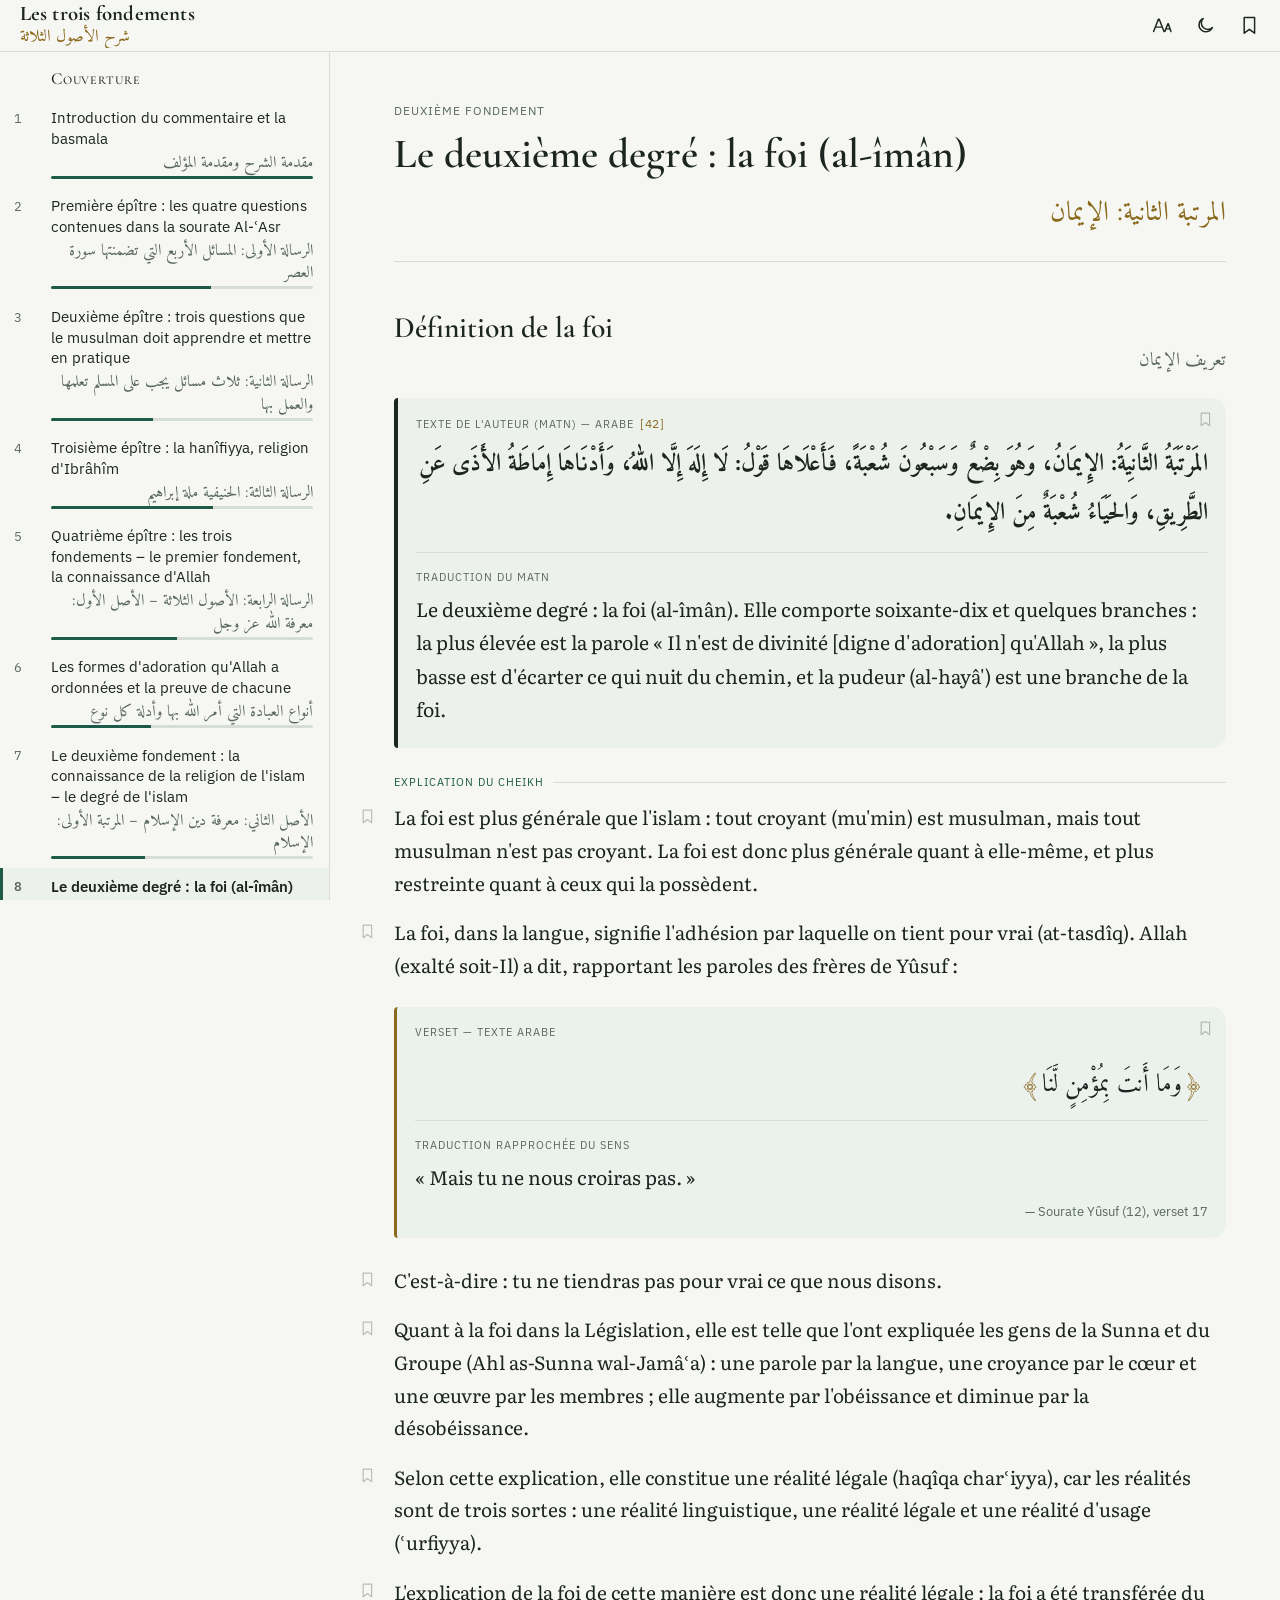
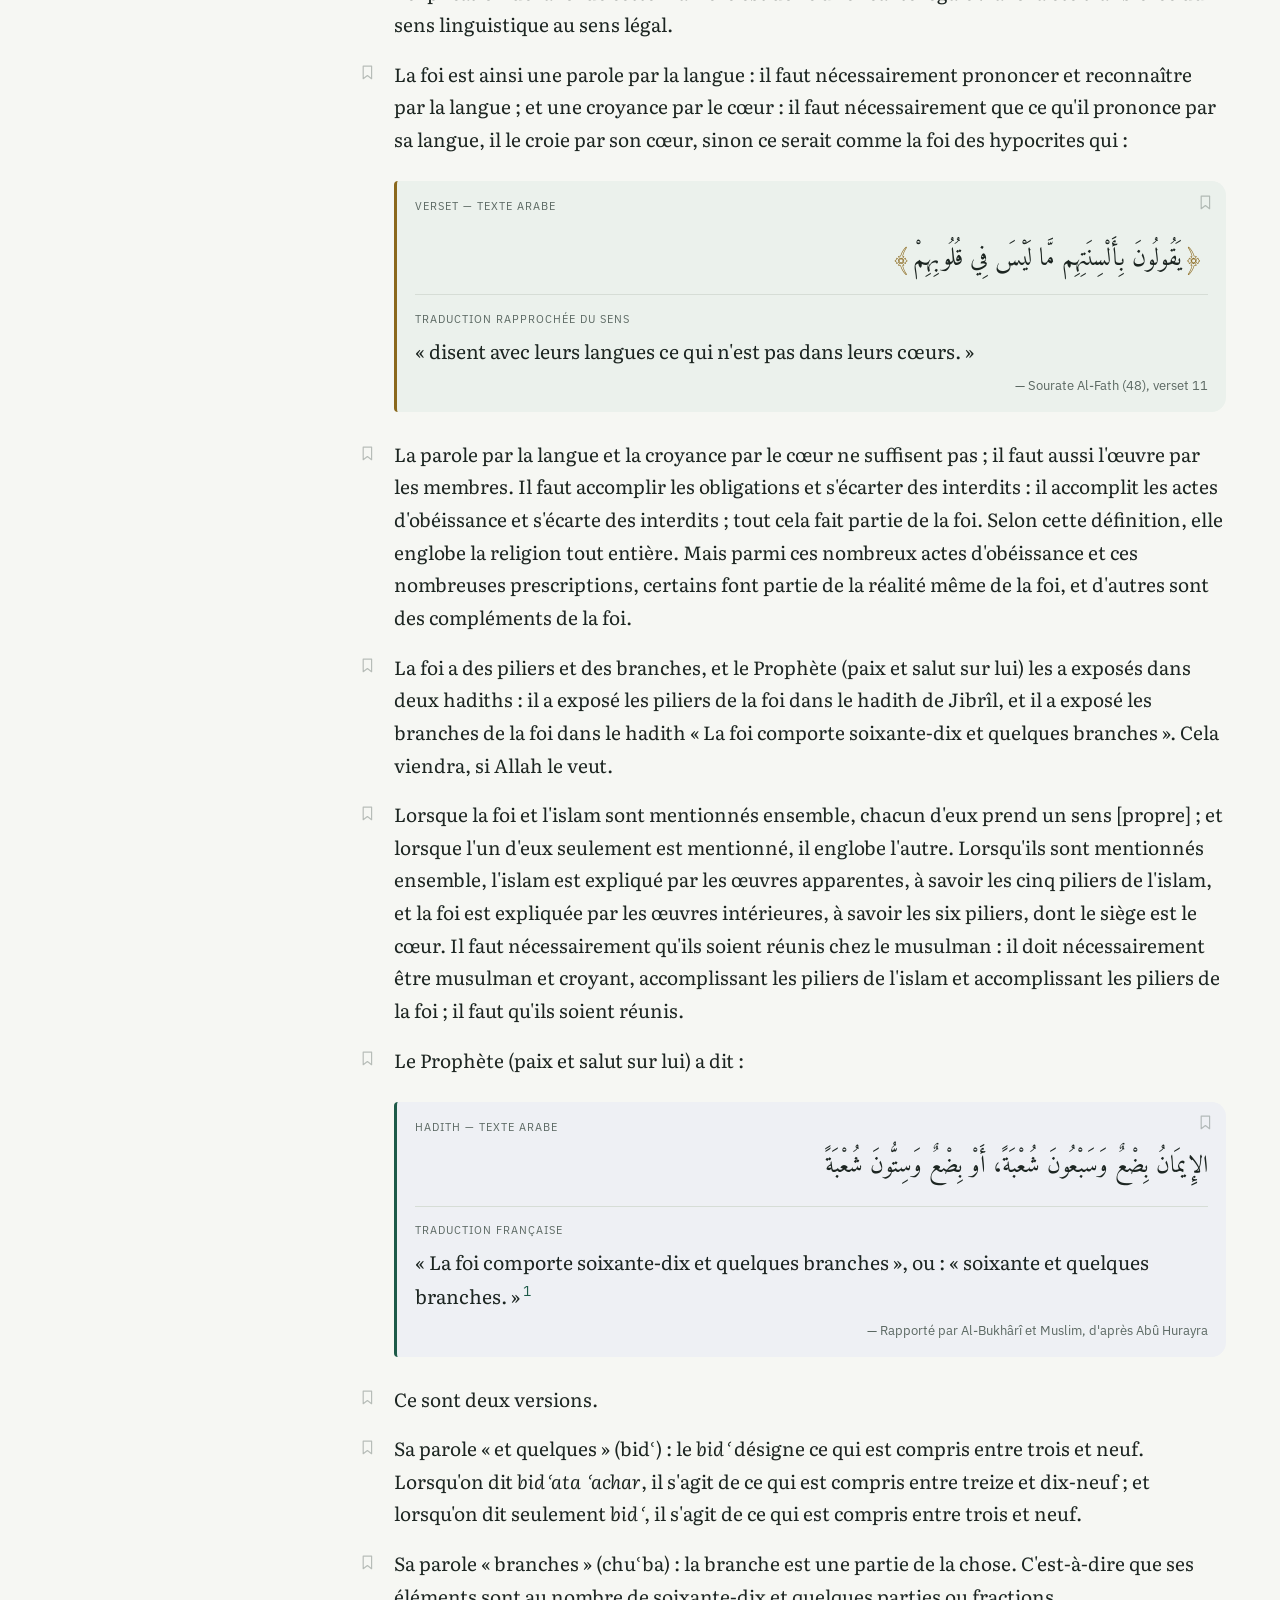
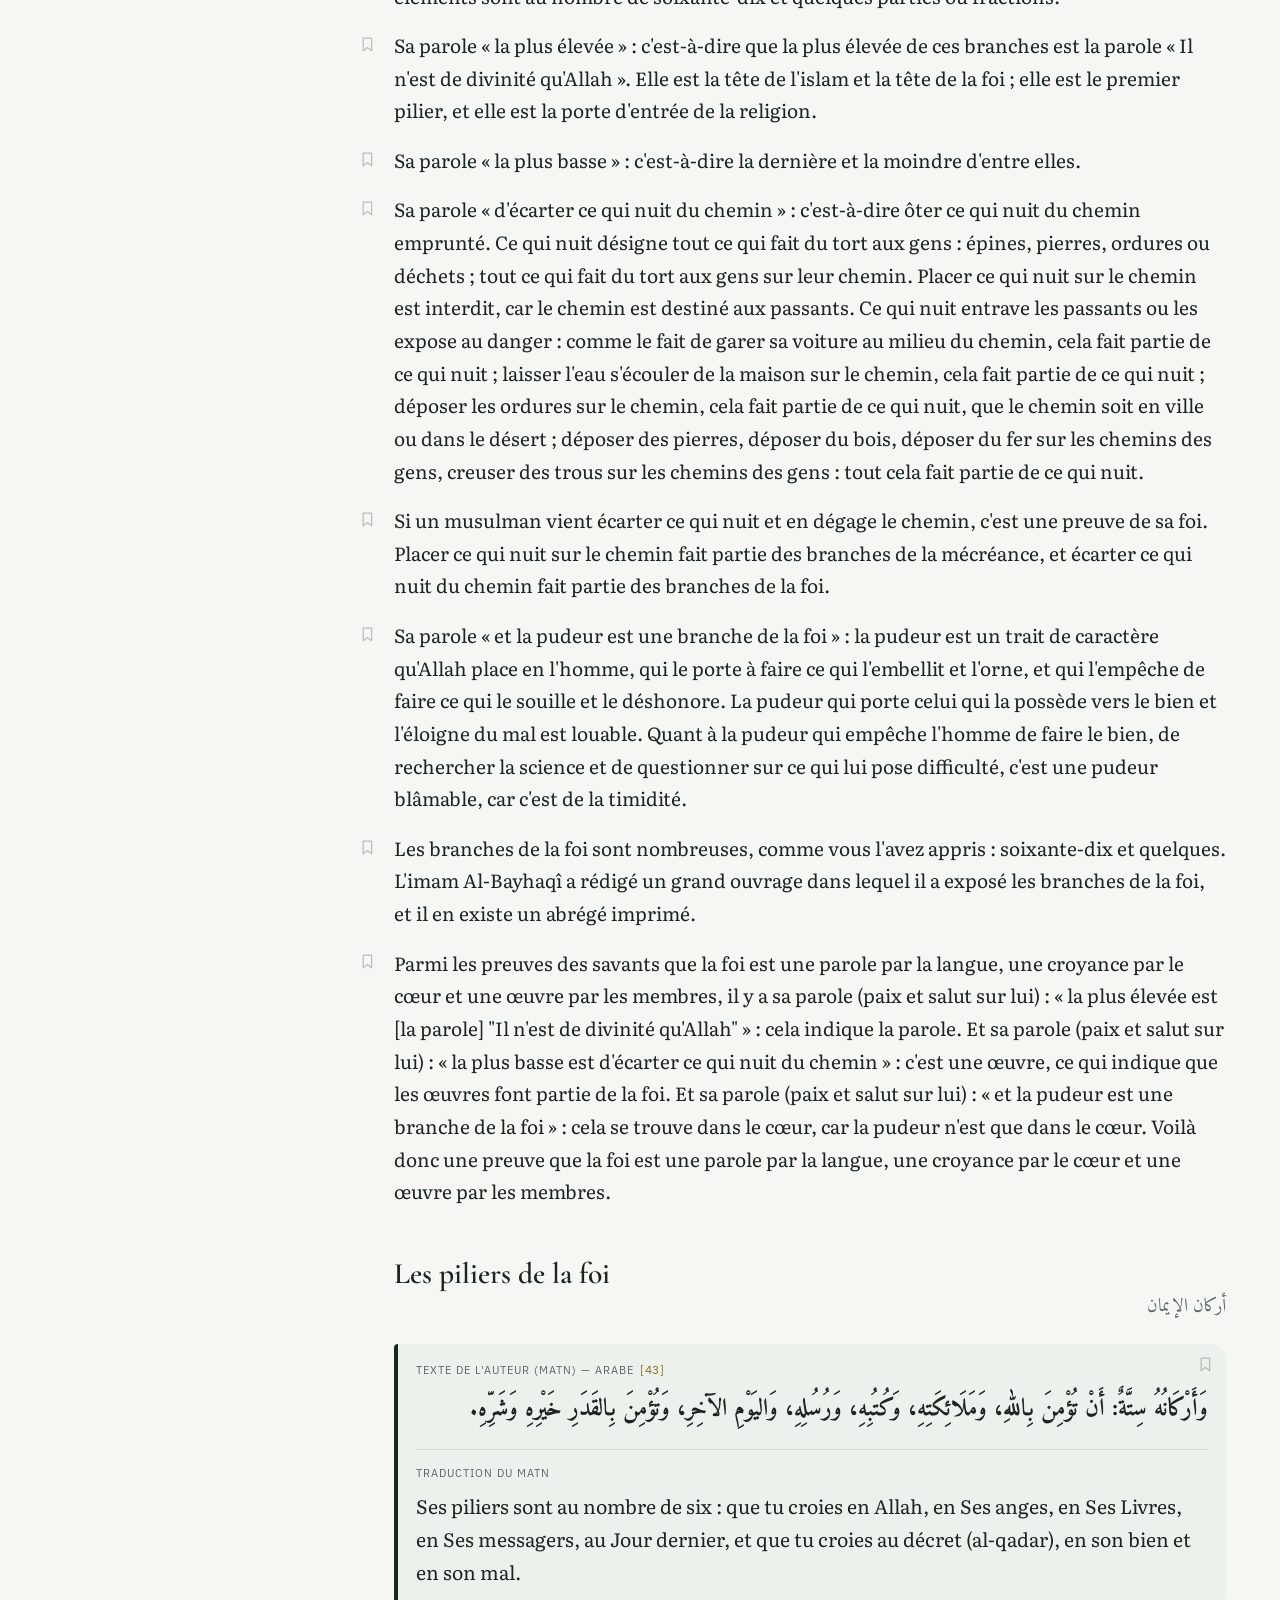
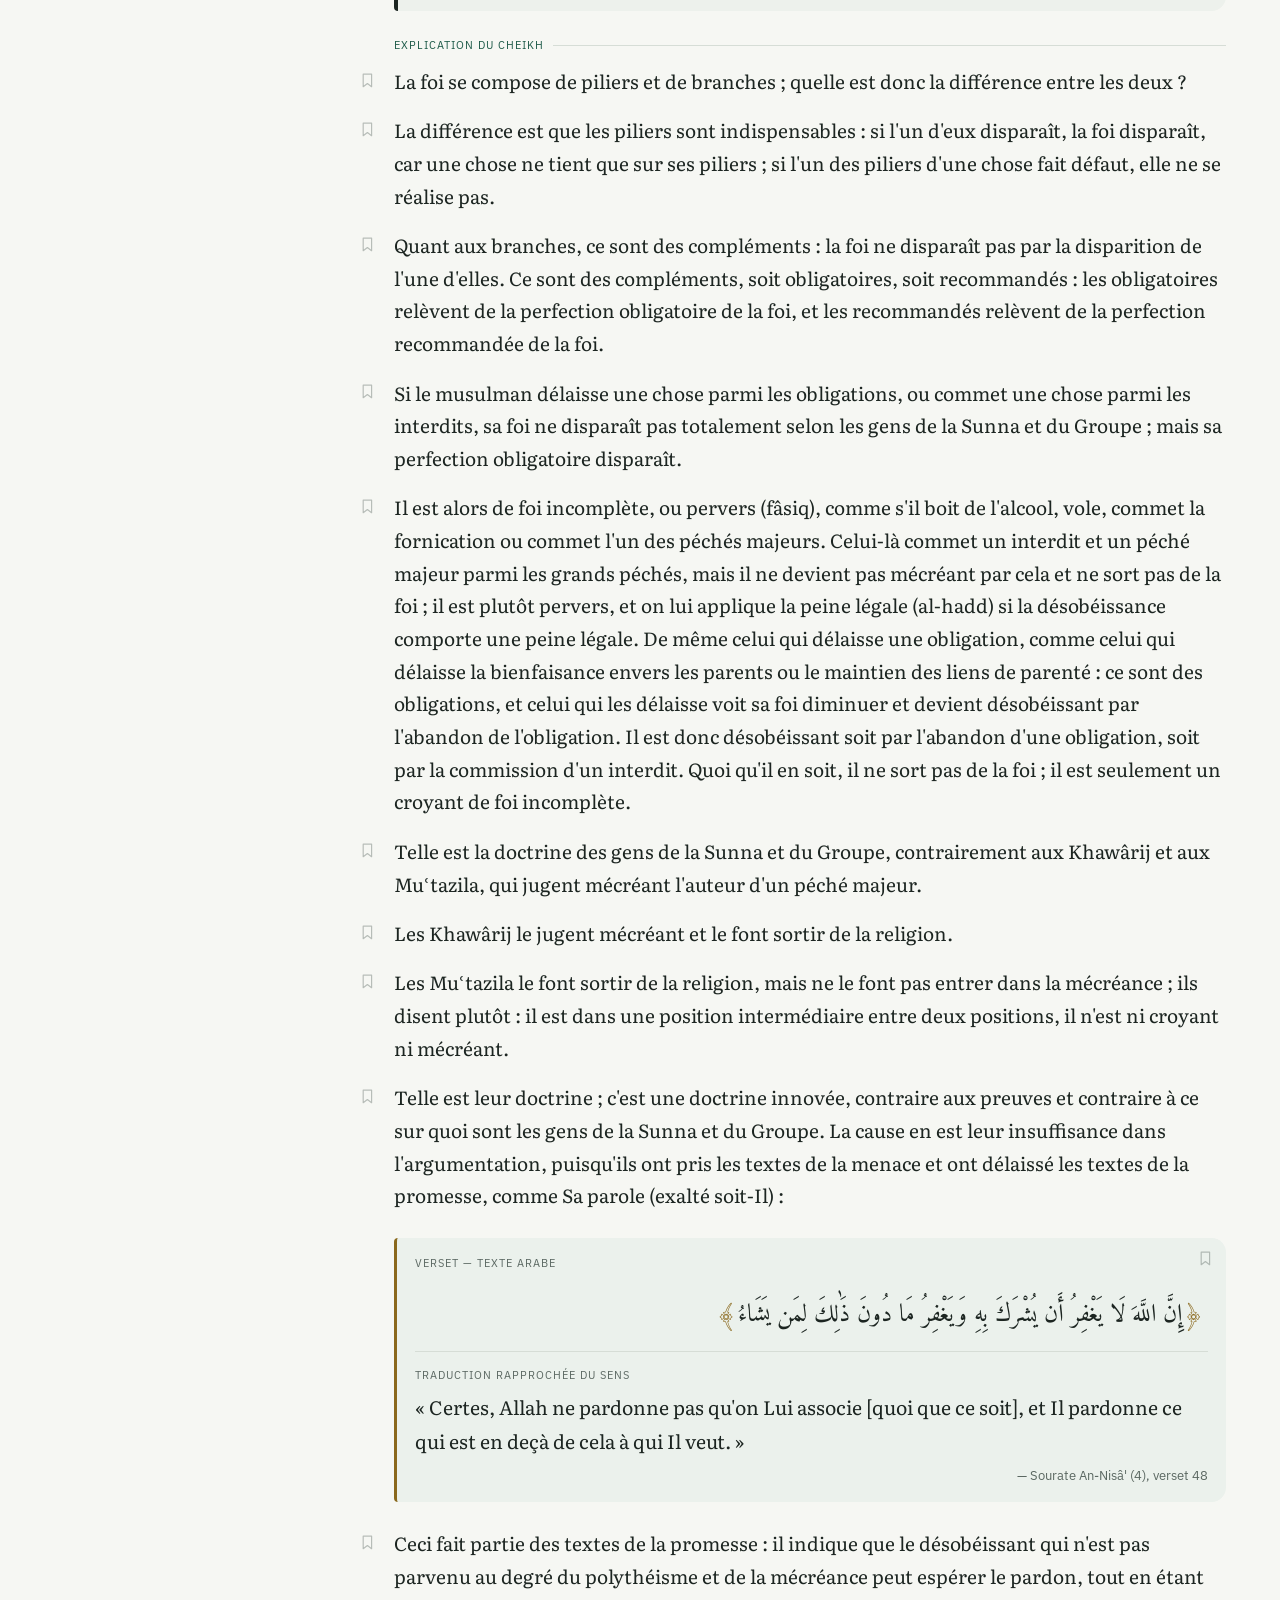
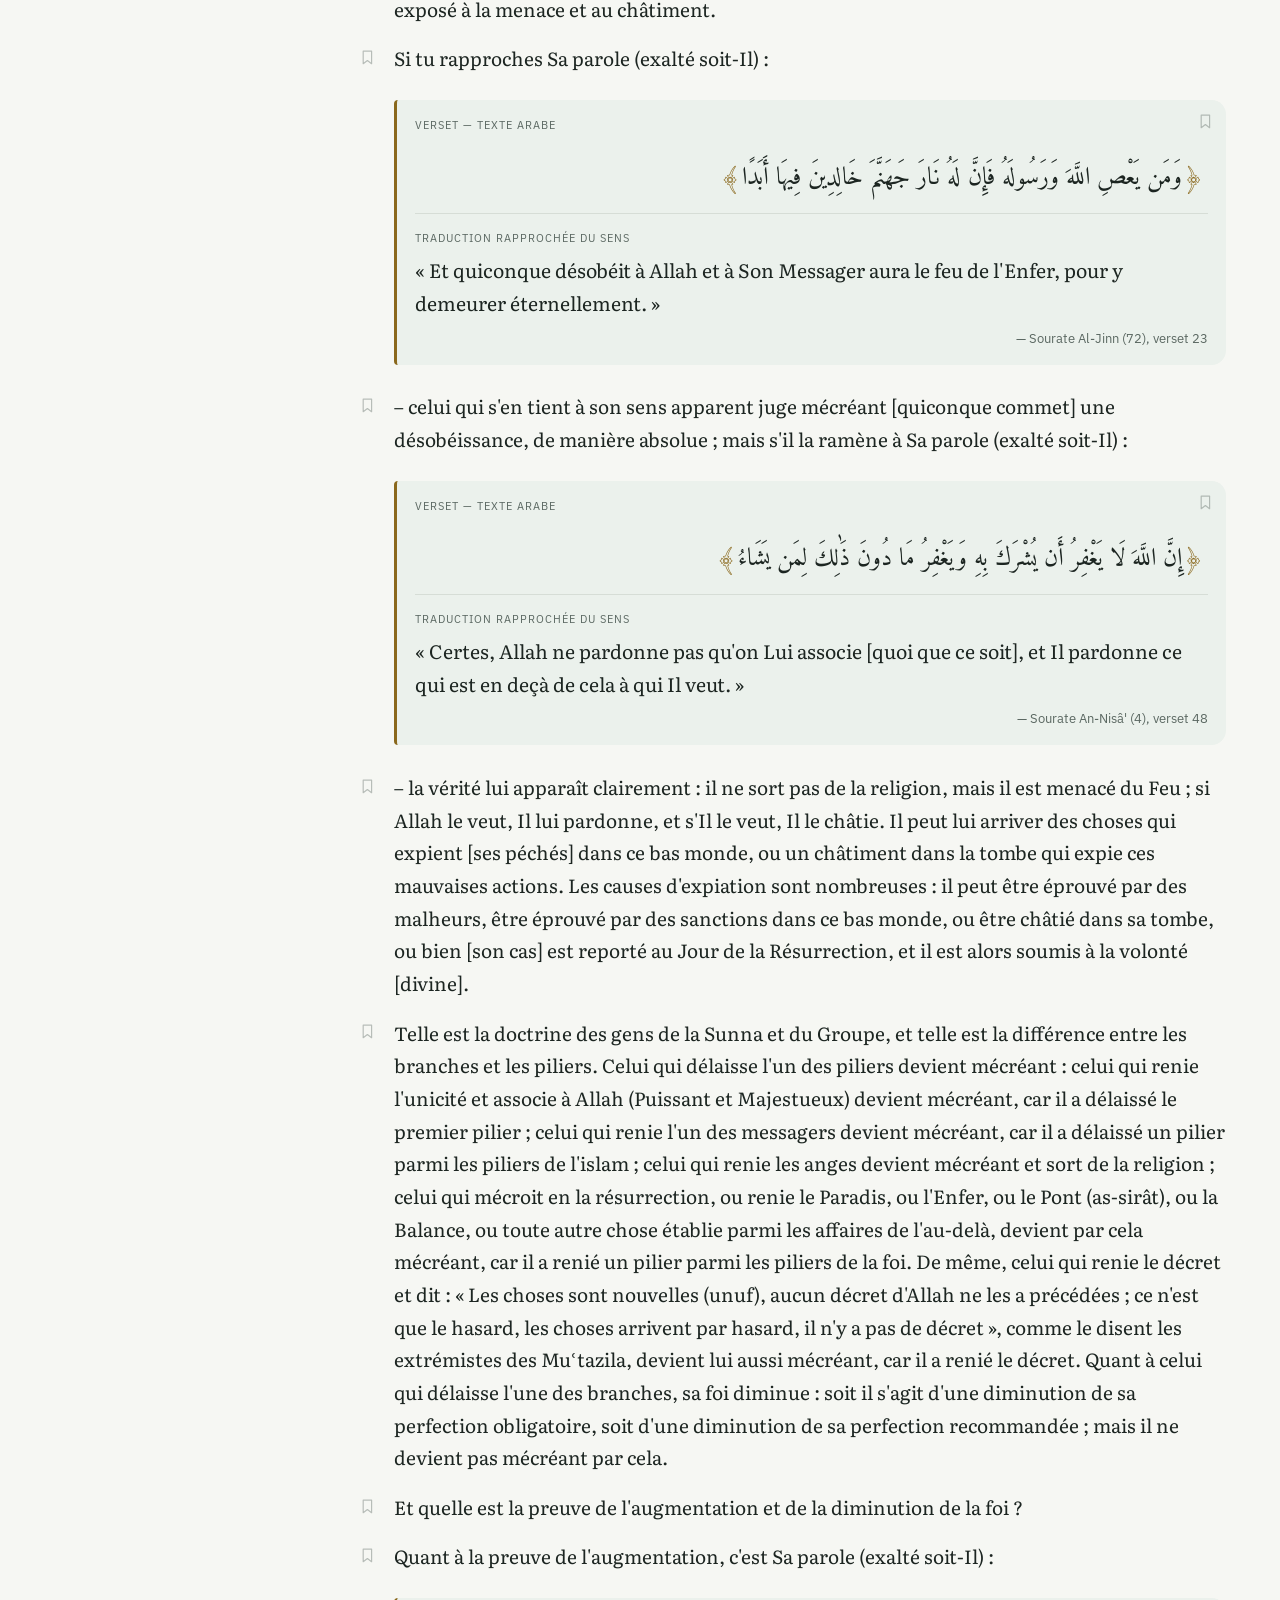
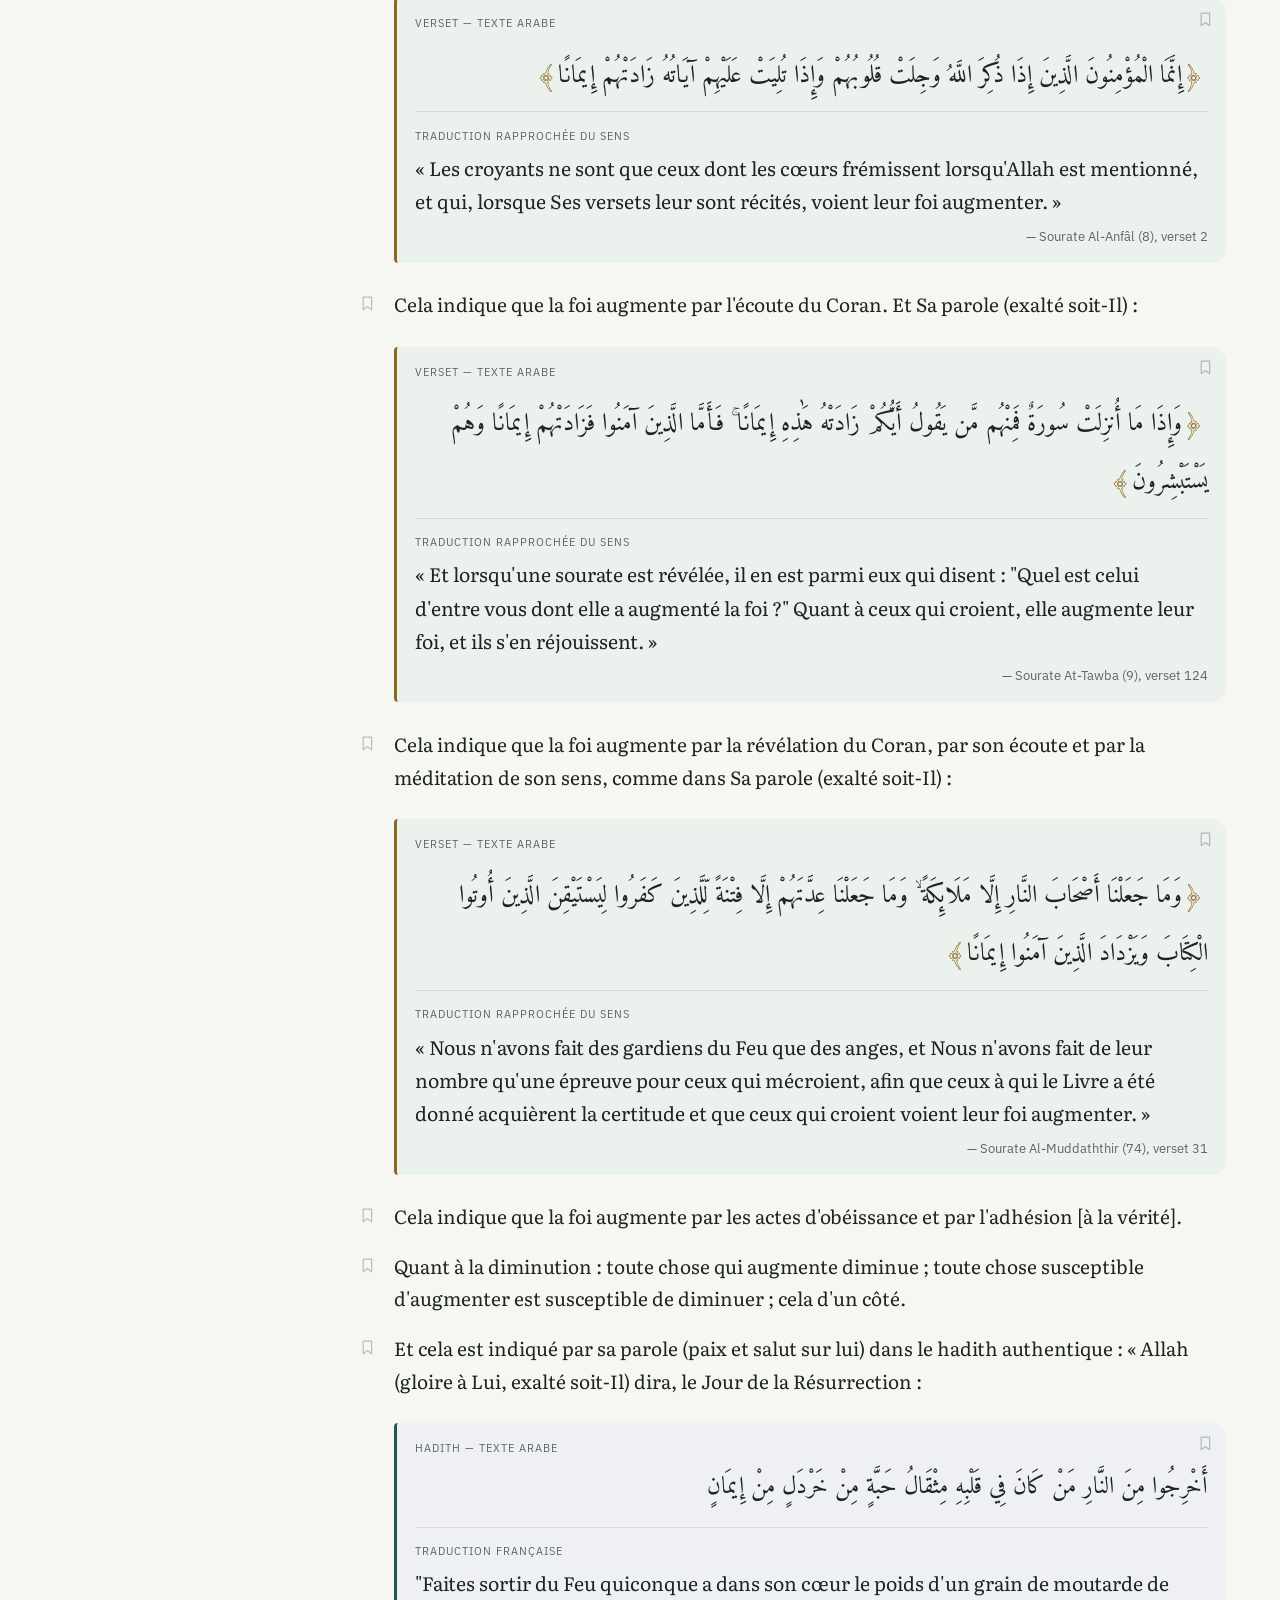
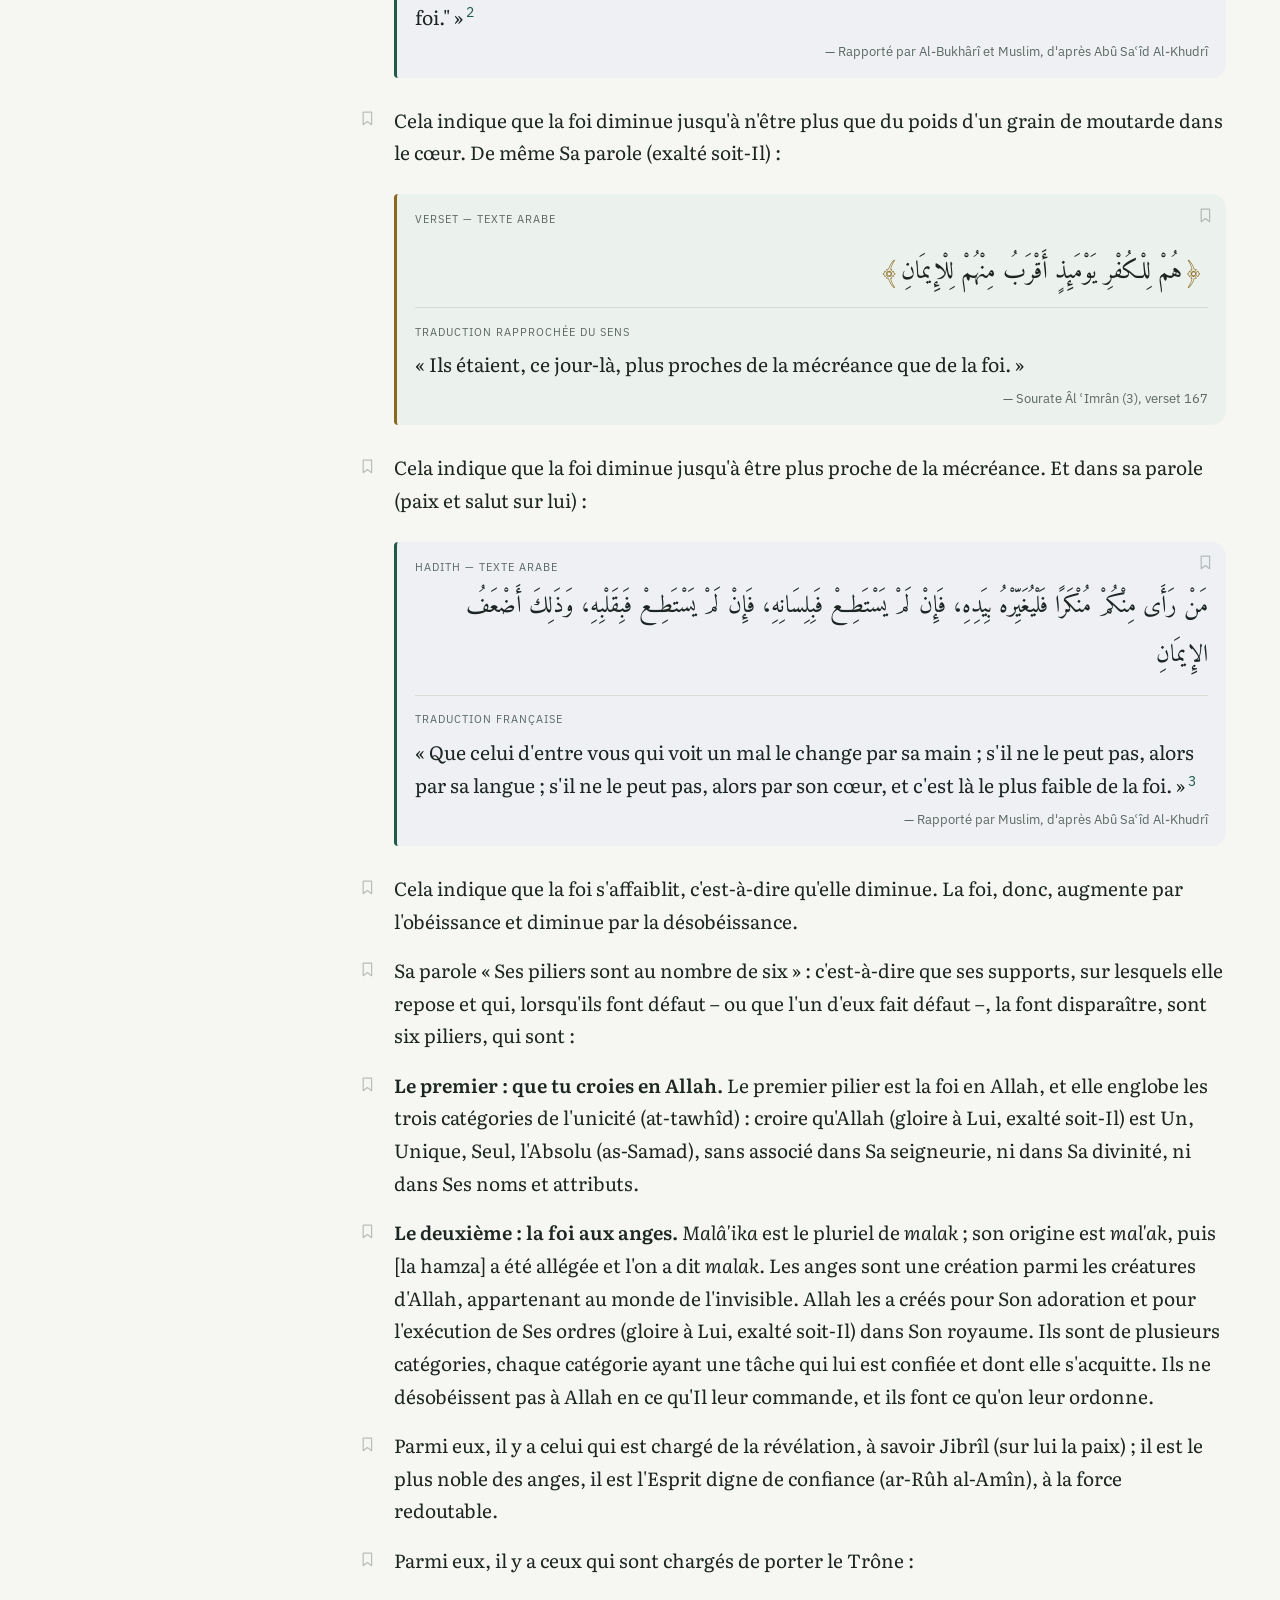
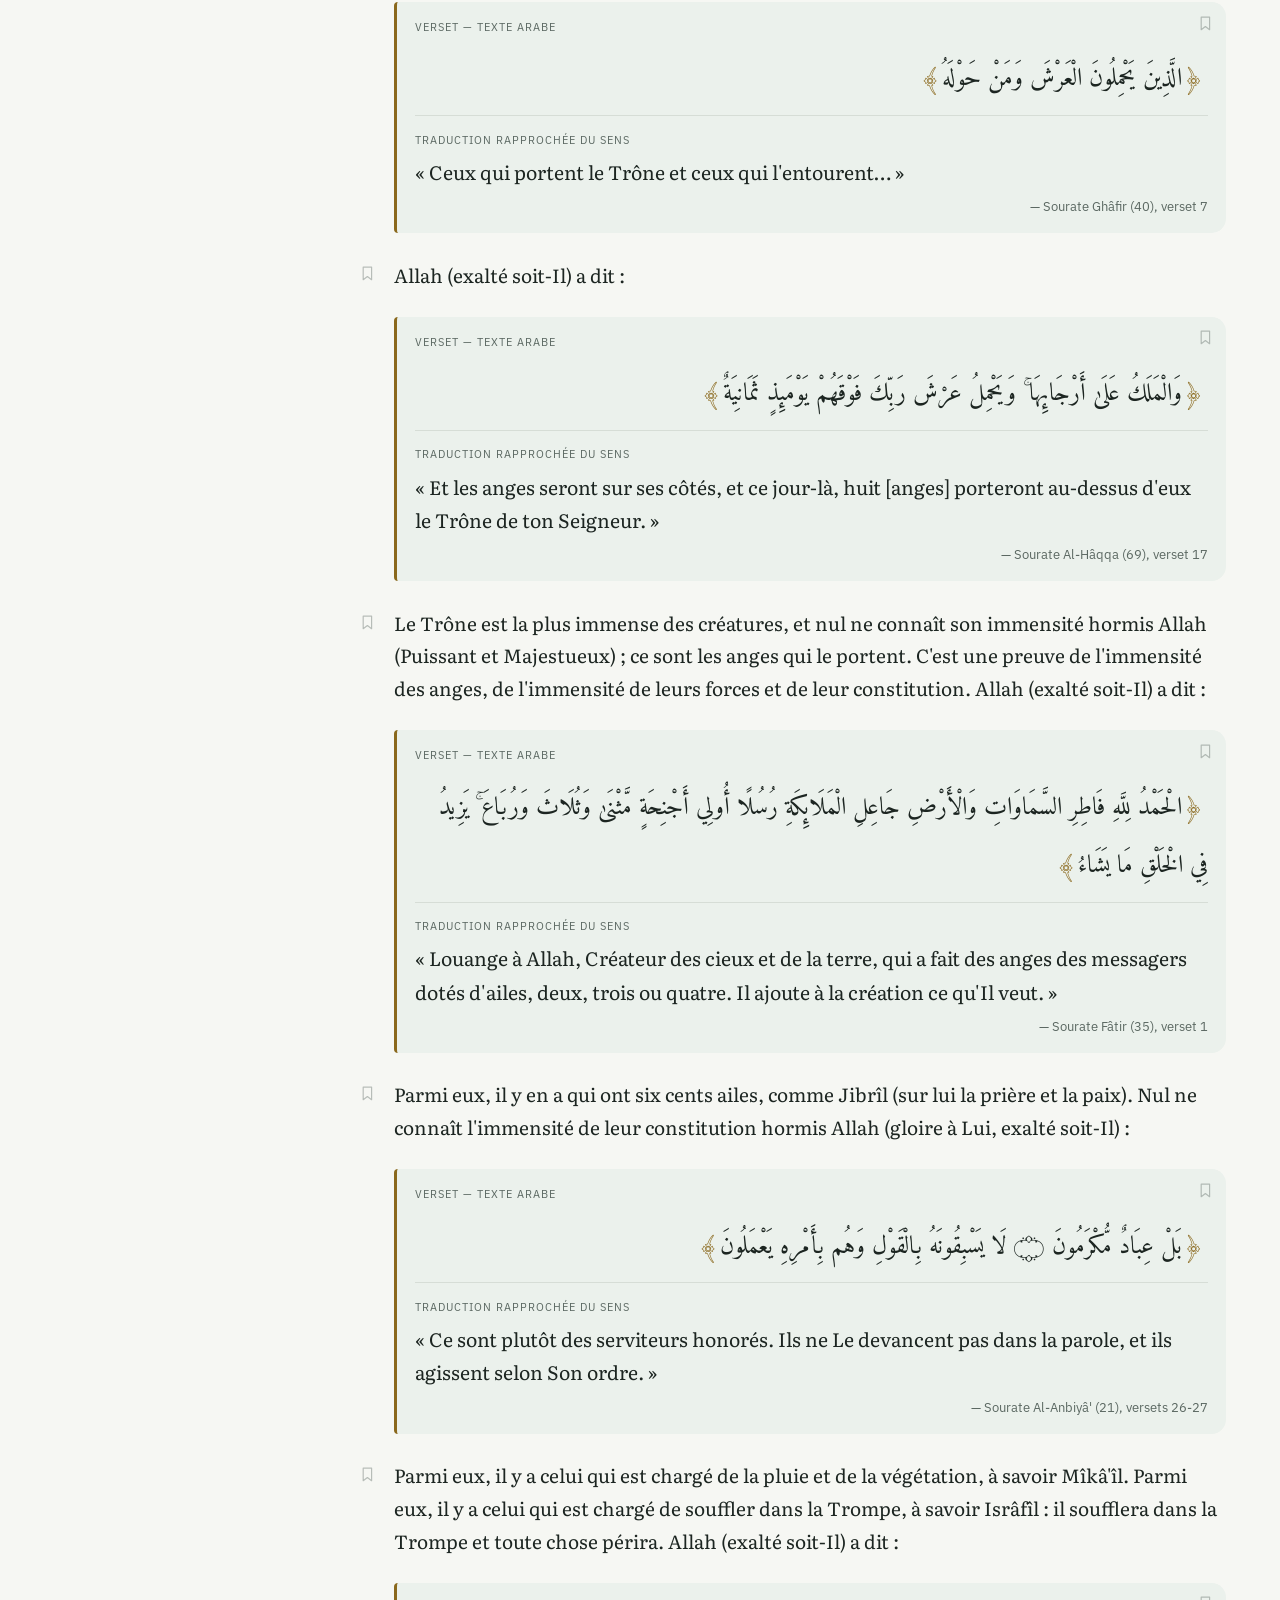
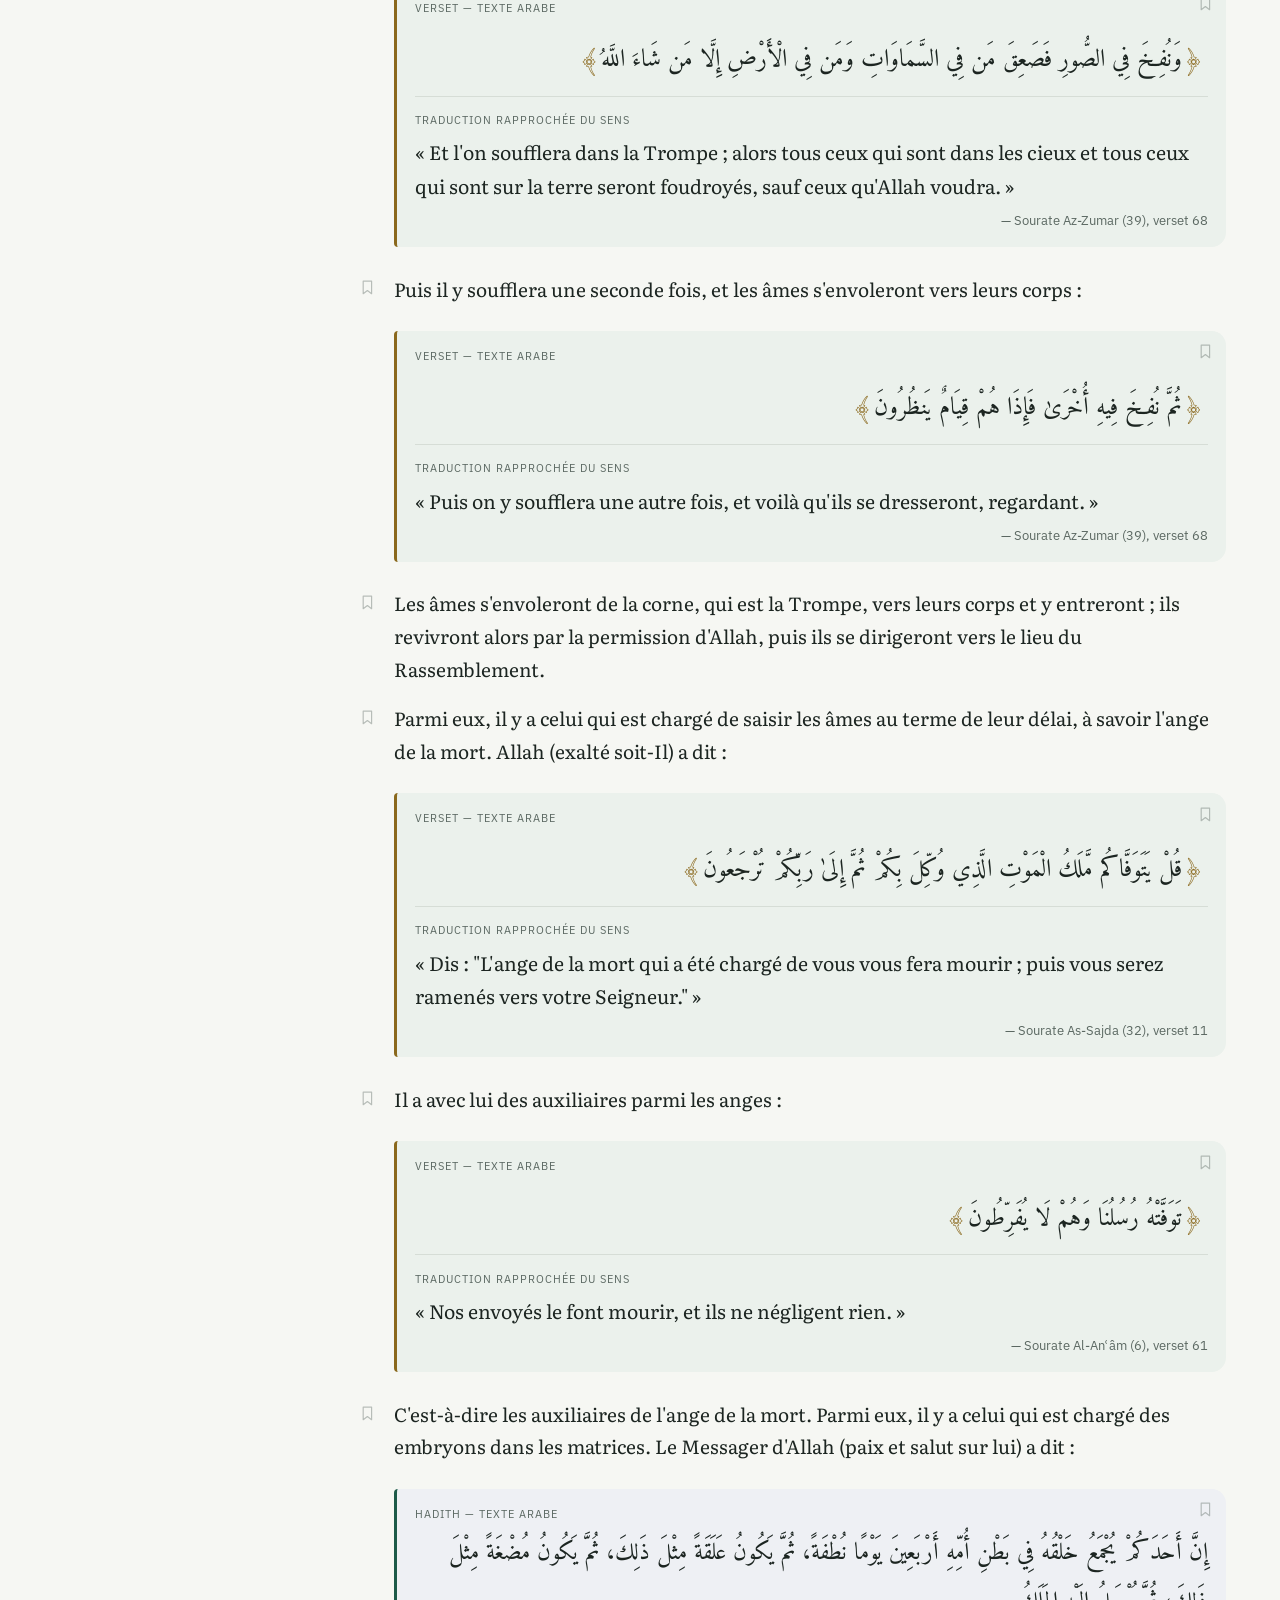
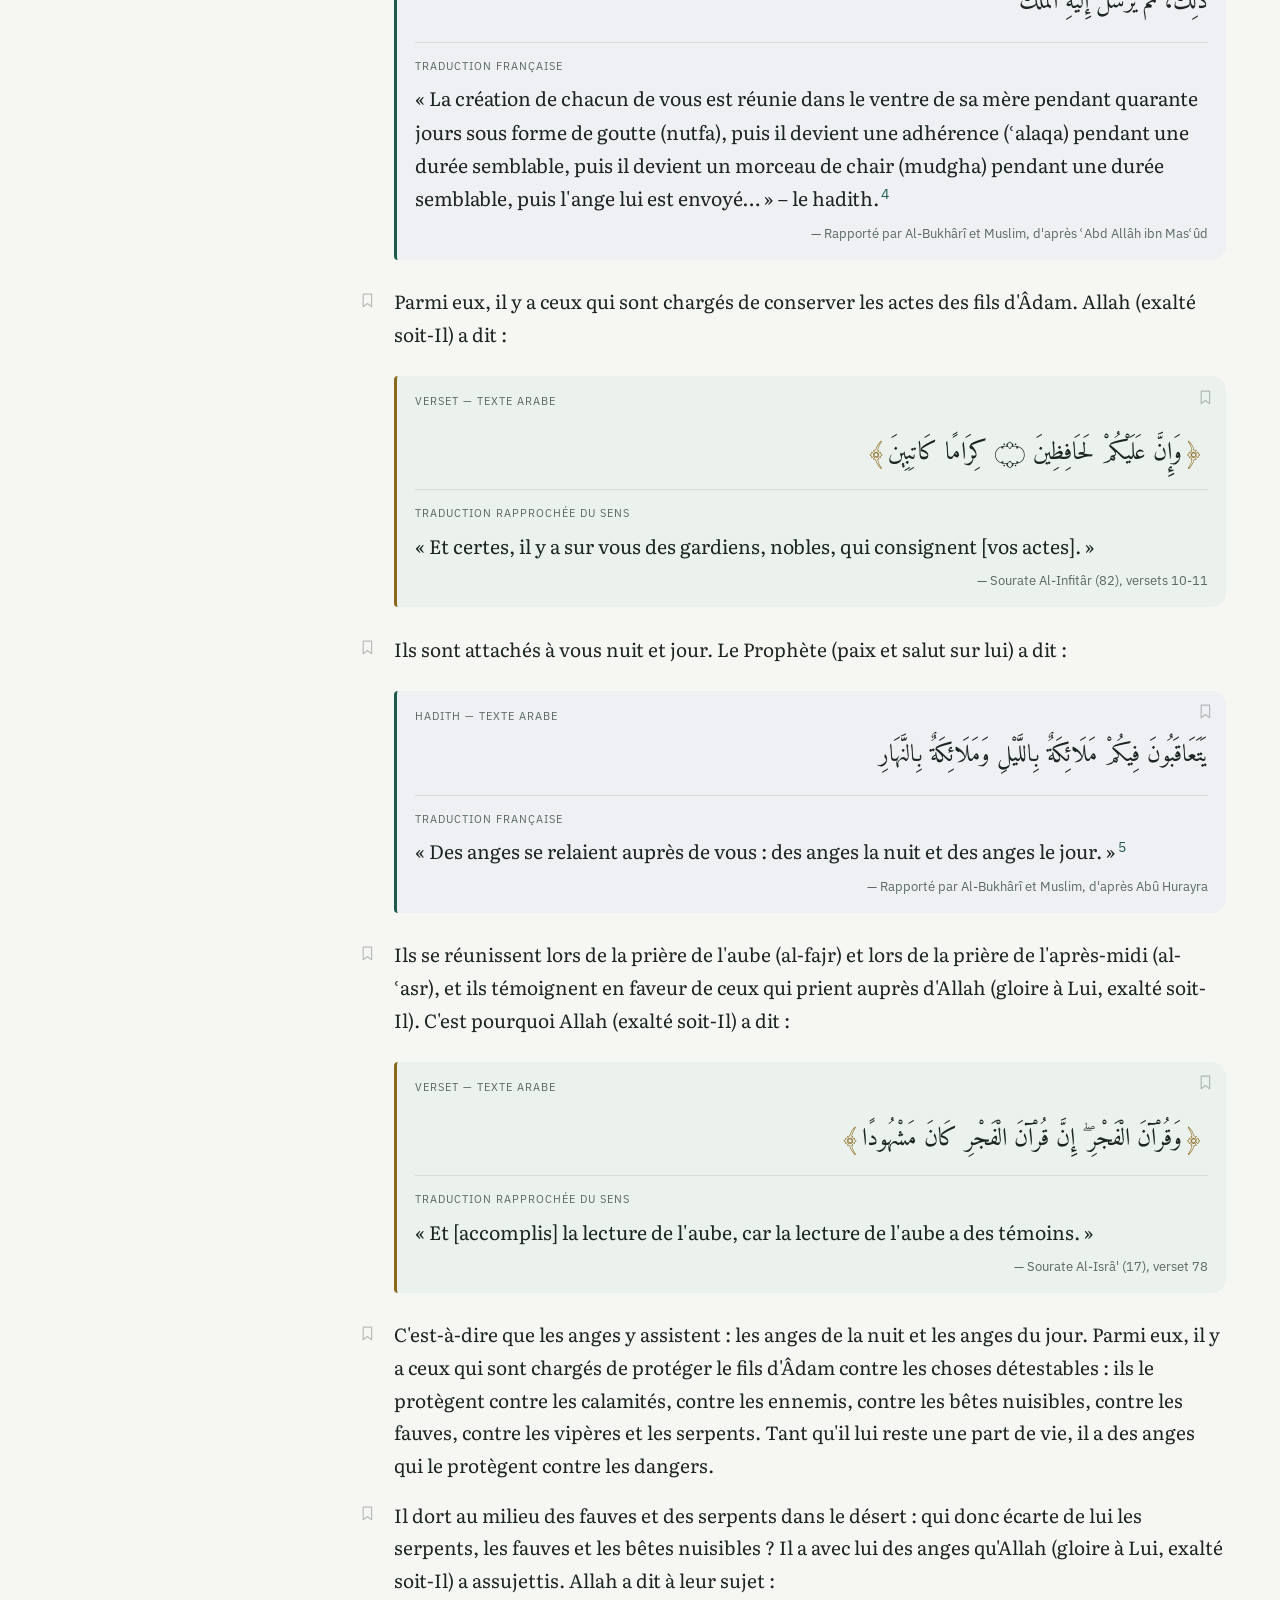
<file: 08-degre-iman.html>
<!doctype html>
<html lang="fr">
<head>
<meta charset="utf-8">
<meta name="viewport" content="width=device-width,initial-scale=1,viewport-fit=cover">
<title>Le deuxième degré : la foi (al-îmân) — Charh al-Usûl ath-Thalâtha</title>
<meta name="description" content="Traduction française intégrale du commentaire de Cheikh Sâlih Al-Fawzân sur « Les trois fondements » de Cheikh Muhammad ibn ʿAbd al-Wahhâb">
<meta name="color-scheme" content="light dark">
<meta name="theme-color" content="#f6f7f3" media="(prefers-color-scheme: light)"><meta name="theme-color" content="#111614" media="(prefers-color-scheme: dark)">
<script>try{var t=sessionStorage.getItem('usul3.theme');if(t)document.documentElement.setAttribute('data-theme',t)}catch(e){}</script>
<link rel="icon" href="assets/icons/logo.svg" type="image/svg+xml">
<link rel="icon" href="assets/icons/icon-32.png" sizes="32x32" type="image/png">
<link rel="apple-touch-icon" href="assets/icons/icon-180.png">
<link rel="manifest" href="manifest.webmanifest">
<link rel="stylesheet" href="fonts/fonts.css">
<link rel="stylesheet" href="assets/style.css">
</head>
<body>
<header class="bar">
  <button class="ico" id="btn-menu" type="button" aria-label="Sommaire" aria-controls="toc"><svg viewBox="0 0 24 24"><path d="M4 6h16M4 12h16M4 18h11"/></svg></button>
  <a class="bar-title" href="index.html"><span class="bt-fr">Les trois fondements</span><span class="bt-ar" lang="ar">شرح الأصول الثلاثة</span></a>
  <div class="bar-tools">
    <button class="ico" id="btn-font" type="button" aria-label="Taille du texte"><svg viewBox="0 0 24 24"><path d="M3 19 8.5 5h1L15 19M5 14h8M16 19l3.5-9h.5L23 19M17 16h5"/></svg></button>
    <button class="ico" id="btn-theme" type="button" aria-label="Thème clair ou sombre"><svg viewBox="0 0 24 24"><path d="M20 14.5A8 8 0 1 1 9.5 4a6.5 6.5 0 0 0 10.5 10.5z"/></svg></button>
    <button class="ico" id="btn-bm" type="button" aria-label="Marque-pages" aria-controls="bmpanel"><svg viewBox="0 0 24 24"><path d="M6 3h12v18l-6-4.5L6 21z"/></svg><span class="badge" id="bm-count" hidden></span></button>
  </div>
  <div class="readbar" aria-hidden="true"><i id="readbar"></i></div>
</header>
<nav class="toc" id="toc" aria-label="Sommaire du livre">
  <div class="toc-head"><strong>Sommaire</strong><button class="ico" id="btn-toc-close" type="button" aria-label="Fermer le sommaire"><svg viewBox="0 0 24 24"><path d="M6 6l12 12M18 6 6 18"/></svg></button></div>
  <ol class="toc-list"><li class="toc-item toc-cover"><a href="index.html#couverture"><span class="toc-n" aria-hidden="true"></span><span class="toc-t">Couverture</span><span class="toc-prog" aria-hidden="true"></span></a></li><li class="toc-item"><a href="01-introduction.html" data-ch="01"><span class="toc-n">1</span><span class="toc-t">Introduction du commentaire et la basmala<span class="toc-ar" lang="ar" dir="rtl">مقدمة الشرح ومقدمة المؤلف</span></span><span class="toc-prog" aria-hidden="true"></span></a></li><li class="toc-item"><a href="02-quatre-questions.html" data-ch="02"><span class="toc-n">2</span><span class="toc-t">Première épître : les quatre questions contenues dans la sourate Al-ʿAsr<span class="toc-ar" lang="ar" dir="rtl">الرسالة الأولى: المسائل الأربع التي تضمنتها سورة العصر</span></span><span class="toc-prog" aria-hidden="true"></span></a></li><li class="toc-item"><a href="03-trois-questions.html" data-ch="03"><span class="toc-n">3</span><span class="toc-t">Deuxième épître : trois questions que le musulman doit apprendre et mettre en pratique<span class="toc-ar" lang="ar" dir="rtl">الرسالة الثانية: ثلاث مسائل يجب على المسلم تعلمها والعمل بها</span></span><span class="toc-prog" aria-hidden="true"></span></a></li><li class="toc-item"><a href="04-hanifiyya.html" data-ch="04"><span class="toc-n">4</span><span class="toc-t">Troisième épître : la hanîfiyya, religion d&#x27;Ibrâhîm<span class="toc-ar" lang="ar" dir="rtl">الرسالة الثالثة: الحنيفية ملة إبراهيم</span></span><span class="toc-prog" aria-hidden="true"></span></a></li><li class="toc-item"><a href="05-premier-fondement.html" data-ch="05"><span class="toc-n">5</span><span class="toc-t">Quatrième épître : les trois fondements – le premier fondement, la connaissance d&#x27;Allah<span class="toc-ar" lang="ar" dir="rtl">الرسالة الرابعة: الأصول الثلاثة – الأصل الأول: معرفة الله عز وجل</span></span><span class="toc-prog" aria-hidden="true"></span></a></li><li class="toc-item"><a href="06-formes-adoration.html" data-ch="06"><span class="toc-n">6</span><span class="toc-t">Les formes d&#x27;adoration qu&#x27;Allah a ordonnées et la preuve de chacune<span class="toc-ar" lang="ar" dir="rtl">أنواع العبادة التي أمر الله بها وأدلة كل نوع</span></span><span class="toc-prog" aria-hidden="true"></span></a></li><li class="toc-item"><a href="07-deuxieme-fondement.html" data-ch="07"><span class="toc-n">7</span><span class="toc-t">Le deuxième fondement : la connaissance de la religion de l&#x27;islam – le degré de l&#x27;islam<span class="toc-ar" lang="ar" dir="rtl">الأصل الثاني: معرفة دين الإسلام – المرتبة الأولى: الإسلام</span></span><span class="toc-prog" aria-hidden="true"></span></a></li><li class="toc-item is-current"><a href="08-degre-iman.html" data-ch="08"><span class="toc-n">8</span><span class="toc-t">Le deuxième degré : la foi (al-îmân)<span class="toc-ar" lang="ar" dir="rtl">المرتبة الثانية: الإيمان</span></span><span class="toc-prog" aria-hidden="true"></span></a><ol class="toc-sub"><li class="l2"><a href="#b1">Définition de la foi</a></li><li class="l2"><a href="#b27">Les piliers de la foi</a></li><li class="l2"><a href="#b135">La preuve des piliers de la foi</a></li><li class="l2"><a href="#b144">La preuve du décret</a></li></ol></li><li class="toc-item"><a href="09-degre-ihsan.html" data-ch="09"><span class="toc-n">9</span><span class="toc-t">Le troisième degré : l&#x27;excellence (al-ihsân) et le hadith de Jibrîl<span class="toc-ar" lang="ar" dir="rtl">المرتبة الثالثة: الإحسان – حديث جبريل</span></span><span class="toc-prog" aria-hidden="true"></span></a></li><li class="toc-item"><a href="10-troisieme-fondement.html" data-ch="10"><span class="toc-n">10</span><span class="toc-t">Le troisième fondement : la connaissance de notre Prophète Muhammad – de sa naissance à l&#x27;Hégire<span class="toc-ar" lang="ar" dir="rtl">الأصل الثالث: معرفة نبينا محمد ﷺ – من مولده إلى الهجرة</span></span><span class="toc-prog" aria-hidden="true"></span></a></li><li class="toc-item"><a href="11-medine-resurrection-messagers.html" data-ch="11"><span class="toc-n">11</span><span class="toc-t">L&#x27;établissement à Médine, la mort du Prophète, la résurrection et les messagers<span class="toc-ar" lang="ar" dir="rtl">الاستقرار في المدينة – وفاته ﷺ – البعث والحساب – الإيمان بالرسل</span></span><span class="toc-prog" aria-hidden="true"></span></a></li><li class="toc-item"><a href="12-taghout.html" data-ch="12"><span class="toc-n">12</span><span class="toc-t">La mécréance envers le Tâghût et la foi en Allah – les catégories de tawâghît<span class="toc-ar" lang="ar" dir="rtl">الكفر بالطاغوت والإيمان بالله – أنواع الطواغيت</span></span><span class="toc-prog" aria-hidden="true"></span></a></li></ol>
  <div class="toc-foot"><button type="button" class="link" id="btn-reset">Réinitialiser la lecture…</button>
  <div class="confirm" id="reset-confirm" hidden><p>Effacer la progression, la position de lecture et tous les marque-pages ?</p><div class="row"><button type="button" class="btn danger" id="reset-yes">Tout effacer</button><button type="button" class="btn" id="reset-no">Annuler</button></div></div></div>
</nav>
<aside class="bmpanel" id="bmpanel" aria-label="Marque-pages" hidden>
  <div class="toc-head"><strong>Marque-pages</strong><button class="ico" id="btn-bm-close" type="button" aria-label="Fermer"><svg viewBox="0 0 24 24"><path d="M6 6l12 12M18 6 6 18"/></svg></button></div>
  <p class="hint">Touchez l'icône <svg class="inl" viewBox="0 0 24 24"><path d="M6 3h12v18l-6-4.5L6 21z"/></svg> en marge d'un passage pour le marquer. Votre position de lecture est enregistrée automatiquement.</p>
  <ol id="bm-list" class="bm-list"></ol>
  <div class="toc-foot"><button type="button" class="link" id="bm-clear">Supprimer tous les marque-pages…</button>
  <div class="confirm" id="bm-confirm" hidden><p>Supprimer tous les marque-pages ?</p><div class="row"><button type="button" class="btn danger" id="bm-yes">Supprimer</button><button type="button" class="btn" id="bm-no">Annuler</button></div></div></div>
</aside>
<div class="scrim" id="scrim" hidden></div>
<div class="fontpop" id="fontpop" hidden><button type="button" class="btn" data-fs="-1" aria-label="Réduire">A−</button><span id="fs-val">100 %</span><button type="button" class="btn" data-fs="1" aria-label="Agrandir">A+</button></div>
<div class="toast" id="toast" role="status" hidden></div>
<main class="page" data-chapter="08">
  <header class="ch-head">
    <p class="ch-kicker">Deuxième fondement</p>
    <h1>Le deuxième degré : la foi (al-îmân)</h1>
    <p class="ch-ar" lang="ar" dir="rtl">المرتبة الثانية: الإيمان</p>
  </header>
  <article class="text">
<h2 id="b1" data-b>Définition de la foi<span class="h-ar" lang="ar" dir="rtl">تعريف الإيمان</span></h2>
<figure class="cite cite-m" id="b2" data-b><button class="bm" type="button" aria-label="Marquer ce passage" title="Marquer ce passage"><svg viewBox="0 0 24 24" aria-hidden="true"><path d="M6 3h12v18l-6-4.5L6 21z"/></svg></button>
<div class="cite-label">Texte de l'auteur (matn) — arabe<span class="mnum">[42]</span></div>
<blockquote class="ar" lang="ar" dir="rtl">المَرْتَبَةُ الثَّانِيَةُ: الإِيمَانُ، وَهُوَ بِضْعٌ وَسَبْعُونَ شُعْبَةً، فَأَعْلَاهَا قَوْلُ: لَا إِلَهَ إِلَّا اللهُ، وَأَدْنَاهَا إِمَاطَةُ الأَذَى عَنِ الطَّرِيقِ، وَالحَيَاءُ شُعْبَةٌ مِنَ الإِيمَانِ.</blockquote>
<div class="cite-label">Traduction du matn</div>
<p class="tr">Le deuxième degré : la foi (al-îmân). Elle comporte soixante-dix et quelques branches : la plus élevée est la parole « Il n'est de divinité [digne d'adoration] qu'Allah », la plus basse est d'écarter ce qui nuit du chemin, et la pudeur (al-hayâ') est une branche de la foi.</p>
</figure>
<div class="sharh-label">Explication du Cheikh</div>
<p id="b3" data-b><button class="bm" type="button" aria-label="Marquer ce passage" title="Marquer ce passage"><svg viewBox="0 0 24 24" aria-hidden="true"><path d="M6 3h12v18l-6-4.5L6 21z"/></svg></button>La foi est plus générale que l'islam : tout croyant (mu'min) est musulman, mais tout musulman n'est pas croyant. La foi est donc plus générale quant à elle-même, et plus restreinte quant à ceux qui la possèdent.</p>
<p id="b4" data-b><button class="bm" type="button" aria-label="Marquer ce passage" title="Marquer ce passage"><svg viewBox="0 0 24 24" aria-hidden="true"><path d="M6 3h12v18l-6-4.5L6 21z"/></svg></button>La foi, dans la langue, signifie l'adhésion par laquelle on tient pour vrai (at-tasdîq). Allah (exalté soit-Il) a dit, rapportant les paroles des frères de Yûsuf :</p>
<figure class="cite cite-q" id="b5" data-b><button class="bm" type="button" aria-label="Marquer ce passage" title="Marquer ce passage"><svg viewBox="0 0 24 24" aria-hidden="true"><path d="M6 3h12v18l-6-4.5L6 21z"/></svg></button>
<div class="cite-label">Verset — texte arabe</div>
<blockquote class="ar ar-q" lang="ar" dir="rtl"><span class="orn">﴿</span>وَمَا أَنتَ بِمُؤْمِنٍ لَّنَا<span class="orn">﴾</span></blockquote>
<div class="cite-label">Traduction rapprochée du sens</div>
<p class="tr">« Mais tu ne nous croiras pas. »</p>
<figcaption class="ref">Sourate Yûsuf (12), verset 17</figcaption>
</figure>
<p id="b6" data-b><button class="bm" type="button" aria-label="Marquer ce passage" title="Marquer ce passage"><svg viewBox="0 0 24 24" aria-hidden="true"><path d="M6 3h12v18l-6-4.5L6 21z"/></svg></button>C'est-à-dire : tu ne tiendras pas pour vrai ce que nous disons.</p>
<p id="b7" data-b><button class="bm" type="button" aria-label="Marquer ce passage" title="Marquer ce passage"><svg viewBox="0 0 24 24" aria-hidden="true"><path d="M6 3h12v18l-6-4.5L6 21z"/></svg></button>Quant à la foi dans la Législation, elle est telle que l'ont expliquée les gens de la Sunna et du Groupe (Ahl as-Sunna wal-Jamâʿa) : une parole par la langue, une croyance par le cœur et une œuvre par les membres ; elle augmente par l'obéissance et diminue par la désobéissance.</p>
<p id="b8" data-b><button class="bm" type="button" aria-label="Marquer ce passage" title="Marquer ce passage"><svg viewBox="0 0 24 24" aria-hidden="true"><path d="M6 3h12v18l-6-4.5L6 21z"/></svg></button>Selon cette explication, elle constitue une réalité légale (haqîqa charʿiyya), car les réalités sont de trois sortes : une réalité linguistique, une réalité légale et une réalité d'usage (ʿurfiyya).</p>
<p id="b9" data-b><button class="bm" type="button" aria-label="Marquer ce passage" title="Marquer ce passage"><svg viewBox="0 0 24 24" aria-hidden="true"><path d="M6 3h12v18l-6-4.5L6 21z"/></svg></button>L'explication de la foi de cette manière est donc une réalité légale : la foi a été transférée du sens linguistique au sens légal.</p>
<p id="b10" data-b><button class="bm" type="button" aria-label="Marquer ce passage" title="Marquer ce passage"><svg viewBox="0 0 24 24" aria-hidden="true"><path d="M6 3h12v18l-6-4.5L6 21z"/></svg></button>La foi est ainsi une parole par la langue : il faut nécessairement prononcer et reconnaître par la langue ; et une croyance par le cœur : il faut nécessairement que ce qu'il prononce par sa langue, il le croie par son cœur, sinon ce serait comme la foi des hypocrites qui :</p>
<figure class="cite cite-q" id="b11" data-b><button class="bm" type="button" aria-label="Marquer ce passage" title="Marquer ce passage"><svg viewBox="0 0 24 24" aria-hidden="true"><path d="M6 3h12v18l-6-4.5L6 21z"/></svg></button>
<div class="cite-label">Verset — texte arabe</div>
<blockquote class="ar ar-q" lang="ar" dir="rtl"><span class="orn">﴿</span>يَقُولُونَ بِأَلْسِنَتِهِم مَّا لَيْسَ فِي قُلُوبِهِمْ<span class="orn">﴾</span></blockquote>
<div class="cite-label">Traduction rapprochée du sens</div>
<p class="tr">« disent avec leurs langues ce qui n'est pas dans leurs cœurs. »</p>
<figcaption class="ref">Sourate Al-Fath (48), verset 11</figcaption>
</figure>
<p id="b12" data-b><button class="bm" type="button" aria-label="Marquer ce passage" title="Marquer ce passage"><svg viewBox="0 0 24 24" aria-hidden="true"><path d="M6 3h12v18l-6-4.5L6 21z"/></svg></button>La parole par la langue et la croyance par le cœur ne suffisent pas ; il faut aussi l'œuvre par les membres. Il faut accomplir les obligations et s'écarter des interdits : il accomplit les actes d'obéissance et s'écarte des interdits ; tout cela fait partie de la foi. Selon cette définition, elle englobe la religion tout entière. Mais parmi ces nombreux actes d'obéissance et ces nombreuses prescriptions, certains font partie de la réalité même de la foi, et d'autres sont des compléments de la foi.</p>
<p id="b13" data-b><button class="bm" type="button" aria-label="Marquer ce passage" title="Marquer ce passage"><svg viewBox="0 0 24 24" aria-hidden="true"><path d="M6 3h12v18l-6-4.5L6 21z"/></svg></button>La foi a des piliers et des branches, et le Prophète (paix et salut sur lui) les a exposés dans deux hadiths : il a exposé les piliers de la foi dans le hadith de Jibrîl, et il a exposé les branches de la foi dans le hadith « La foi comporte soixante-dix et quelques branches ». Cela viendra, si Allah le veut.</p>
<p id="b14" data-b><button class="bm" type="button" aria-label="Marquer ce passage" title="Marquer ce passage"><svg viewBox="0 0 24 24" aria-hidden="true"><path d="M6 3h12v18l-6-4.5L6 21z"/></svg></button>Lorsque la foi et l'islam sont mentionnés ensemble, chacun d'eux prend un sens [propre] ; et lorsque l'un d'eux seulement est mentionné, il englobe l'autre. Lorsqu'ils sont mentionnés ensemble, l'islam est expliqué par les œuvres apparentes, à savoir les cinq piliers de l'islam, et la foi est expliquée par les œuvres intérieures, à savoir les six piliers, dont le siège est le cœur. Il faut nécessairement qu'ils soient réunis chez le musulman : il doit nécessairement être musulman et croyant, accomplissant les piliers de l'islam et accomplissant les piliers de la foi ; il faut qu'ils soient réunis.</p>
<p id="b15" data-b><button class="bm" type="button" aria-label="Marquer ce passage" title="Marquer ce passage"><svg viewBox="0 0 24 24" aria-hidden="true"><path d="M6 3h12v18l-6-4.5L6 21z"/></svg></button>Le Prophète (paix et salut sur lui) a dit :</p>
<figure class="cite cite-h" id="b16" data-b><button class="bm" type="button" aria-label="Marquer ce passage" title="Marquer ce passage"><svg viewBox="0 0 24 24" aria-hidden="true"><path d="M6 3h12v18l-6-4.5L6 21z"/></svg></button>
<div class="cite-label">Hadith — texte arabe</div>
<blockquote class="ar" lang="ar" dir="rtl">الإِيمَانُ بِضْعٌ وَسَبْعُونَ شُعْبَةً، أَوْ بِضْعٌ وَسِتُّونَ شُعْبَةً</blockquote>
<div class="cite-label">Traduction française</div>
<p class="tr">« La foi comporte soixante-dix et quelques branches », ou : « soixante et quelques branches. »<sup class="fn"><a href="#n-1" id="r-1">1</a></sup></p>
<figcaption class="ref">Rapporté par Al-Bukhârî et Muslim, d'après Abû Hurayra</figcaption>
</figure>
<p id="b17" data-b><button class="bm" type="button" aria-label="Marquer ce passage" title="Marquer ce passage"><svg viewBox="0 0 24 24" aria-hidden="true"><path d="M6 3h12v18l-6-4.5L6 21z"/></svg></button>Ce sont deux versions.</p>
<p id="b18" data-b><button class="bm" type="button" aria-label="Marquer ce passage" title="Marquer ce passage"><svg viewBox="0 0 24 24" aria-hidden="true"><path d="M6 3h12v18l-6-4.5L6 21z"/></svg></button>Sa parole « et quelques » (bidʿ) : le <em>bidʿ</em> désigne ce qui est compris entre trois et neuf. Lorsqu'on dit <em>bidʿata ʿachar</em>, il s'agit de ce qui est compris entre treize et dix-neuf ; et lorsqu'on dit seulement <em>bidʿ</em>, il s'agit de ce qui est compris entre trois et neuf.</p>
<p id="b19" data-b><button class="bm" type="button" aria-label="Marquer ce passage" title="Marquer ce passage"><svg viewBox="0 0 24 24" aria-hidden="true"><path d="M6 3h12v18l-6-4.5L6 21z"/></svg></button>Sa parole « branches » (chuʿba) : la branche est une partie de la chose. C'est-à-dire que ses éléments sont au nombre de soixante-dix et quelques parties ou fractions.</p>
<p id="b20" data-b><button class="bm" type="button" aria-label="Marquer ce passage" title="Marquer ce passage"><svg viewBox="0 0 24 24" aria-hidden="true"><path d="M6 3h12v18l-6-4.5L6 21z"/></svg></button>Sa parole « la plus élevée » : c'est-à-dire que la plus élevée de ces branches est la parole « Il n'est de divinité qu'Allah ». Elle est la tête de l'islam et la tête de la foi ; elle est le premier pilier, et elle est la porte d'entrée de la religion.</p>
<p id="b21" data-b><button class="bm" type="button" aria-label="Marquer ce passage" title="Marquer ce passage"><svg viewBox="0 0 24 24" aria-hidden="true"><path d="M6 3h12v18l-6-4.5L6 21z"/></svg></button>Sa parole « la plus basse » : c'est-à-dire la dernière et la moindre d'entre elles.</p>
<p id="b22" data-b><button class="bm" type="button" aria-label="Marquer ce passage" title="Marquer ce passage"><svg viewBox="0 0 24 24" aria-hidden="true"><path d="M6 3h12v18l-6-4.5L6 21z"/></svg></button>Sa parole « d'écarter ce qui nuit du chemin » : c'est-à-dire ôter ce qui nuit du chemin emprunté. Ce qui nuit désigne tout ce qui fait du tort aux gens : épines, pierres, ordures ou déchets ; tout ce qui fait du tort aux gens sur leur chemin. Placer ce qui nuit sur le chemin est interdit, car le chemin est destiné aux passants. Ce qui nuit entrave les passants ou les expose au danger : comme le fait de garer sa voiture au milieu du chemin, cela fait partie de ce qui nuit ; laisser l'eau s'écouler de la maison sur le chemin, cela fait partie de ce qui nuit ; déposer les ordures sur le chemin, cela fait partie de ce qui nuit, que le chemin soit en ville ou dans le désert ; déposer des pierres, déposer du bois, déposer du fer sur les chemins des gens, creuser des trous sur les chemins des gens : tout cela fait partie de ce qui nuit.</p>
<p id="b23" data-b><button class="bm" type="button" aria-label="Marquer ce passage" title="Marquer ce passage"><svg viewBox="0 0 24 24" aria-hidden="true"><path d="M6 3h12v18l-6-4.5L6 21z"/></svg></button>Si un musulman vient écarter ce qui nuit et en dégage le chemin, c'est une preuve de sa foi. Placer ce qui nuit sur le chemin fait partie des branches de la mécréance, et écarter ce qui nuit du chemin fait partie des branches de la foi.</p>
<p id="b24" data-b><button class="bm" type="button" aria-label="Marquer ce passage" title="Marquer ce passage"><svg viewBox="0 0 24 24" aria-hidden="true"><path d="M6 3h12v18l-6-4.5L6 21z"/></svg></button>Sa parole « et la pudeur est une branche de la foi » : la pudeur est un trait de caractère qu'Allah place en l'homme, qui le porte à faire ce qui l'embellit et l'orne, et qui l'empêche de faire ce qui le souille et le déshonore. La pudeur qui porte celui qui la possède vers le bien et l'éloigne du mal est louable. Quant à la pudeur qui empêche l'homme de faire le bien, de rechercher la science et de questionner sur ce qui lui pose difficulté, c'est une pudeur blâmable, car c'est de la timidité.</p>
<p id="b25" data-b><button class="bm" type="button" aria-label="Marquer ce passage" title="Marquer ce passage"><svg viewBox="0 0 24 24" aria-hidden="true"><path d="M6 3h12v18l-6-4.5L6 21z"/></svg></button>Les branches de la foi sont nombreuses, comme vous l'avez appris : soixante-dix et quelques. L'imam Al-Bayhaqî a rédigé un grand ouvrage dans lequel il a exposé les branches de la foi, et il en existe un abrégé imprimé.</p>
<p id="b26" data-b><button class="bm" type="button" aria-label="Marquer ce passage" title="Marquer ce passage"><svg viewBox="0 0 24 24" aria-hidden="true"><path d="M6 3h12v18l-6-4.5L6 21z"/></svg></button>Parmi les preuves des savants que la foi est une parole par la langue, une croyance par le cœur et une œuvre par les membres, il y a sa parole (paix et salut sur lui) : « la plus élevée est [la parole] "Il n'est de divinité qu'Allah" » : cela indique la parole. Et sa parole (paix et salut sur lui) : « la plus basse est d'écarter ce qui nuit du chemin » : c'est une œuvre, ce qui indique que les œuvres font partie de la foi. Et sa parole (paix et salut sur lui) : « et la pudeur est une branche de la foi » : cela se trouve dans le cœur, car la pudeur n'est que dans le cœur. Voilà donc une preuve que la foi est une parole par la langue, une croyance par le cœur et une œuvre par les membres.</p>
<h2 id="b27" data-b>Les piliers de la foi<span class="h-ar" lang="ar" dir="rtl">أركان الإيمان</span></h2>
<figure class="cite cite-m" id="b28" data-b><button class="bm" type="button" aria-label="Marquer ce passage" title="Marquer ce passage"><svg viewBox="0 0 24 24" aria-hidden="true"><path d="M6 3h12v18l-6-4.5L6 21z"/></svg></button>
<div class="cite-label">Texte de l'auteur (matn) — arabe<span class="mnum">[43]</span></div>
<blockquote class="ar" lang="ar" dir="rtl">وَأَرْكَانُهُ سِتَّةٌ: أَنْ تُؤْمِنَ بِاللهِ، وَمَلَائِكَتِهِ، وَكُتُبِهِ، وَرُسُلِهِ، وَاليَوْمِ الآخِرِ، وَتُؤْمِنَ بِالقَدَرِ خَيْرِهِ وَشَرِّهِ.</blockquote>
<div class="cite-label">Traduction du matn</div>
<p class="tr">Ses piliers sont au nombre de six : que tu croies en Allah, en Ses anges, en Ses Livres, en Ses messagers, au Jour dernier, et que tu croies au décret (al-qadar), en son bien et en son mal.</p>
</figure>
<div class="sharh-label">Explication du Cheikh</div>
<p id="b29" data-b><button class="bm" type="button" aria-label="Marquer ce passage" title="Marquer ce passage"><svg viewBox="0 0 24 24" aria-hidden="true"><path d="M6 3h12v18l-6-4.5L6 21z"/></svg></button>La foi se compose de piliers et de branches ; quelle est donc la différence entre les deux ?</p>
<p id="b30" data-b><button class="bm" type="button" aria-label="Marquer ce passage" title="Marquer ce passage"><svg viewBox="0 0 24 24" aria-hidden="true"><path d="M6 3h12v18l-6-4.5L6 21z"/></svg></button>La différence est que les piliers sont indispensables : si l'un d'eux disparaît, la foi disparaît, car une chose ne tient que sur ses piliers ; si l'un des piliers d'une chose fait défaut, elle ne se réalise pas.</p>
<p id="b31" data-b><button class="bm" type="button" aria-label="Marquer ce passage" title="Marquer ce passage"><svg viewBox="0 0 24 24" aria-hidden="true"><path d="M6 3h12v18l-6-4.5L6 21z"/></svg></button>Quant aux branches, ce sont des compléments : la foi ne disparaît pas par la disparition de l'une d'elles. Ce sont des compléments, soit obligatoires, soit recommandés : les obligatoires relèvent de la perfection obligatoire de la foi, et les recommandés relèvent de la perfection recommandée de la foi.</p>
<p id="b32" data-b><button class="bm" type="button" aria-label="Marquer ce passage" title="Marquer ce passage"><svg viewBox="0 0 24 24" aria-hidden="true"><path d="M6 3h12v18l-6-4.5L6 21z"/></svg></button>Si le musulman délaisse une chose parmi les obligations, ou commet une chose parmi les interdits, sa foi ne disparaît pas totalement selon les gens de la Sunna et du Groupe ; mais sa perfection obligatoire disparaît.</p>
<p id="b33" data-b><button class="bm" type="button" aria-label="Marquer ce passage" title="Marquer ce passage"><svg viewBox="0 0 24 24" aria-hidden="true"><path d="M6 3h12v18l-6-4.5L6 21z"/></svg></button>Il est alors de foi incomplète, ou pervers (fâsiq), comme s'il boit de l'alcool, vole, commet la fornication ou commet l'un des péchés majeurs. Celui-là commet un interdit et un péché majeur parmi les grands péchés, mais il ne devient pas mécréant par cela et ne sort pas de la foi ; il est plutôt pervers, et on lui applique la peine légale (al-hadd) si la désobéissance comporte une peine légale. De même celui qui délaisse une obligation, comme celui qui délaisse la bienfaisance envers les parents ou le maintien des liens de parenté : ce sont des obligations, et celui qui les délaisse voit sa foi diminuer et devient désobéissant par l'abandon de l'obligation. Il est donc désobéissant soit par l'abandon d'une obligation, soit par la commission d'un interdit. Quoi qu'il en soit, il ne sort pas de la foi ; il est seulement un croyant de foi incomplète.</p>
<p id="b34" data-b><button class="bm" type="button" aria-label="Marquer ce passage" title="Marquer ce passage"><svg viewBox="0 0 24 24" aria-hidden="true"><path d="M6 3h12v18l-6-4.5L6 21z"/></svg></button>Telle est la doctrine des gens de la Sunna et du Groupe, contrairement aux Khawârij et aux Muʿtazila, qui jugent mécréant l'auteur d'un péché majeur.</p>
<p id="b35" data-b><button class="bm" type="button" aria-label="Marquer ce passage" title="Marquer ce passage"><svg viewBox="0 0 24 24" aria-hidden="true"><path d="M6 3h12v18l-6-4.5L6 21z"/></svg></button>Les Khawârij le jugent mécréant et le font sortir de la religion.</p>
<p id="b36" data-b><button class="bm" type="button" aria-label="Marquer ce passage" title="Marquer ce passage"><svg viewBox="0 0 24 24" aria-hidden="true"><path d="M6 3h12v18l-6-4.5L6 21z"/></svg></button>Les Muʿtazila le font sortir de la religion, mais ne le font pas entrer dans la mécréance ; ils disent plutôt : il est dans une position intermédiaire entre deux positions, il n'est ni croyant ni mécréant.</p>
<p id="b37" data-b><button class="bm" type="button" aria-label="Marquer ce passage" title="Marquer ce passage"><svg viewBox="0 0 24 24" aria-hidden="true"><path d="M6 3h12v18l-6-4.5L6 21z"/></svg></button>Telle est leur doctrine ; c'est une doctrine innovée, contraire aux preuves et contraire à ce sur quoi sont les gens de la Sunna et du Groupe. La cause en est leur insuffisance dans l'argumentation, puisqu'ils ont pris les textes de la menace et ont délaissé les textes de la promesse, comme Sa parole (exalté soit-Il) :</p>
<figure class="cite cite-q" id="b38" data-b><button class="bm" type="button" aria-label="Marquer ce passage" title="Marquer ce passage"><svg viewBox="0 0 24 24" aria-hidden="true"><path d="M6 3h12v18l-6-4.5L6 21z"/></svg></button>
<div class="cite-label">Verset — texte arabe</div>
<blockquote class="ar ar-q" lang="ar" dir="rtl"><span class="orn">﴿</span>إِنَّ اللَّهَ لَا يَغْفِرُ أَن يُشْرَكَ بِهِ وَيَغْفِرُ مَا دُونَ ذَٰلِكَ لِمَن يَشَاءُ<span class="orn">﴾</span></blockquote>
<div class="cite-label">Traduction rapprochée du sens</div>
<p class="tr">« Certes, Allah ne pardonne pas qu'on Lui associe [quoi que ce soit], et Il pardonne ce qui est en deçà de cela à qui Il veut. »</p>
<figcaption class="ref">Sourate An-Nisâ' (4), verset 48</figcaption>
</figure>
<p id="b39" data-b><button class="bm" type="button" aria-label="Marquer ce passage" title="Marquer ce passage"><svg viewBox="0 0 24 24" aria-hidden="true"><path d="M6 3h12v18l-6-4.5L6 21z"/></svg></button>Ceci fait partie des textes de la promesse : il indique que le désobéissant qui n'est pas parvenu au degré du polythéisme et de la mécréance peut espérer le pardon, tout en étant exposé à la menace et au châtiment.</p>
<p id="b40" data-b><button class="bm" type="button" aria-label="Marquer ce passage" title="Marquer ce passage"><svg viewBox="0 0 24 24" aria-hidden="true"><path d="M6 3h12v18l-6-4.5L6 21z"/></svg></button>Si tu rapproches Sa parole (exalté soit-Il) :</p>
<figure class="cite cite-q" id="b41" data-b><button class="bm" type="button" aria-label="Marquer ce passage" title="Marquer ce passage"><svg viewBox="0 0 24 24" aria-hidden="true"><path d="M6 3h12v18l-6-4.5L6 21z"/></svg></button>
<div class="cite-label">Verset — texte arabe</div>
<blockquote class="ar ar-q" lang="ar" dir="rtl"><span class="orn">﴿</span>وَمَن يَعْصِ اللَّهَ وَرَسُولَهُ فَإِنَّ لَهُ نَارَ جَهَنَّمَ خَالِدِينَ فِيهَا أَبَدًا<span class="orn">﴾</span></blockquote>
<div class="cite-label">Traduction rapprochée du sens</div>
<p class="tr">« Et quiconque désobéit à Allah et à Son Messager aura le feu de l'Enfer, pour y demeurer éternellement. »</p>
<figcaption class="ref">Sourate Al-Jinn (72), verset 23</figcaption>
</figure>
<p id="b42" data-b><button class="bm" type="button" aria-label="Marquer ce passage" title="Marquer ce passage"><svg viewBox="0 0 24 24" aria-hidden="true"><path d="M6 3h12v18l-6-4.5L6 21z"/></svg></button>– celui qui s'en tient à son sens apparent juge mécréant [quiconque commet] une désobéissance, de manière absolue ; mais s'il la ramène à Sa parole (exalté soit-Il) :</p>
<figure class="cite cite-q" id="b43" data-b><button class="bm" type="button" aria-label="Marquer ce passage" title="Marquer ce passage"><svg viewBox="0 0 24 24" aria-hidden="true"><path d="M6 3h12v18l-6-4.5L6 21z"/></svg></button>
<div class="cite-label">Verset — texte arabe</div>
<blockquote class="ar ar-q" lang="ar" dir="rtl"><span class="orn">﴿</span>إِنَّ اللَّهَ لَا يَغْفِرُ أَن يُشْرَكَ بِهِ وَيَغْفِرُ مَا دُونَ ذَٰلِكَ لِمَن يَشَاءُ<span class="orn">﴾</span></blockquote>
<div class="cite-label">Traduction rapprochée du sens</div>
<p class="tr">« Certes, Allah ne pardonne pas qu'on Lui associe [quoi que ce soit], et Il pardonne ce qui est en deçà de cela à qui Il veut. »</p>
<figcaption class="ref">Sourate An-Nisâ' (4), verset 48</figcaption>
</figure>
<p id="b44" data-b><button class="bm" type="button" aria-label="Marquer ce passage" title="Marquer ce passage"><svg viewBox="0 0 24 24" aria-hidden="true"><path d="M6 3h12v18l-6-4.5L6 21z"/></svg></button>– la vérité lui apparaît clairement : il ne sort pas de la religion, mais il est menacé du Feu ; si Allah le veut, Il lui pardonne, et s'Il le veut, Il le châtie. Il peut lui arriver des choses qui expient [ses péchés] dans ce bas monde, ou un châtiment dans la tombe qui expie ces mauvaises actions. Les causes d'expiation sont nombreuses : il peut être éprouvé par des malheurs, être éprouvé par des sanctions dans ce bas monde, ou être châtié dans sa tombe, ou bien [son cas] est reporté au Jour de la Résurrection, et il est alors soumis à la volonté [divine].</p>
<p id="b45" data-b><button class="bm" type="button" aria-label="Marquer ce passage" title="Marquer ce passage"><svg viewBox="0 0 24 24" aria-hidden="true"><path d="M6 3h12v18l-6-4.5L6 21z"/></svg></button>Telle est la doctrine des gens de la Sunna et du Groupe, et telle est la différence entre les branches et les piliers. Celui qui délaisse l'un des piliers devient mécréant : celui qui renie l'unicité et associe à Allah (Puissant et Majestueux) devient mécréant, car il a délaissé le premier pilier ; celui qui renie l'un des messagers devient mécréant, car il a délaissé un pilier parmi les piliers de l'islam ; celui qui renie les anges devient mécréant et sort de la religion ; celui qui mécroit en la résurrection, ou renie le Paradis, ou l'Enfer, ou le Pont (as-sirât), ou la Balance, ou toute autre chose établie parmi les affaires de l'au-delà, devient par cela mécréant, car il a renié un pilier parmi les piliers de la foi. De même, celui qui renie le décret et dit : « Les choses sont nouvelles (unuf), aucun décret d'Allah ne les a précédées ; ce n'est que le hasard, les choses arrivent par hasard, il n'y a pas de décret », comme le disent les extrémistes des Muʿtazila, devient lui aussi mécréant, car il a renié le décret. Quant à celui qui délaisse l'une des branches, sa foi diminue : soit il s'agit d'une diminution de sa perfection obligatoire, soit d'une diminution de sa perfection recommandée ; mais il ne devient pas mécréant par cela.</p>
<p id="b46" data-b><button class="bm" type="button" aria-label="Marquer ce passage" title="Marquer ce passage"><svg viewBox="0 0 24 24" aria-hidden="true"><path d="M6 3h12v18l-6-4.5L6 21z"/></svg></button>Et quelle est la preuve de l'augmentation et de la diminution de la foi ?</p>
<p id="b47" data-b><button class="bm" type="button" aria-label="Marquer ce passage" title="Marquer ce passage"><svg viewBox="0 0 24 24" aria-hidden="true"><path d="M6 3h12v18l-6-4.5L6 21z"/></svg></button>Quant à la preuve de l'augmentation, c'est Sa parole (exalté soit-Il) :</p>
<figure class="cite cite-q" id="b48" data-b><button class="bm" type="button" aria-label="Marquer ce passage" title="Marquer ce passage"><svg viewBox="0 0 24 24" aria-hidden="true"><path d="M6 3h12v18l-6-4.5L6 21z"/></svg></button>
<div class="cite-label">Verset — texte arabe</div>
<blockquote class="ar ar-q" lang="ar" dir="rtl"><span class="orn">﴿</span>إِنَّمَا الْمُؤْمِنُونَ الَّذِينَ إِذَا ذُكِرَ اللَّهُ وَجِلَتْ قُلُوبُهُمْ وَإِذَا تُلِيَتْ عَلَيْهِمْ آيَاتُهُ زَادَتْهُمْ إِيمَانًا<span class="orn">﴾</span></blockquote>
<div class="cite-label">Traduction rapprochée du sens</div>
<p class="tr">« Les croyants ne sont que ceux dont les cœurs frémissent lorsqu'Allah est mentionné, et qui, lorsque Ses versets leur sont récités, voient leur foi augmenter. »</p>
<figcaption class="ref">Sourate Al-Anfâl (8), verset 2</figcaption>
</figure>
<p id="b49" data-b><button class="bm" type="button" aria-label="Marquer ce passage" title="Marquer ce passage"><svg viewBox="0 0 24 24" aria-hidden="true"><path d="M6 3h12v18l-6-4.5L6 21z"/></svg></button>Cela indique que la foi augmente par l'écoute du Coran. Et Sa parole (exalté soit-Il) :</p>
<figure class="cite cite-q" id="b50" data-b><button class="bm" type="button" aria-label="Marquer ce passage" title="Marquer ce passage"><svg viewBox="0 0 24 24" aria-hidden="true"><path d="M6 3h12v18l-6-4.5L6 21z"/></svg></button>
<div class="cite-label">Verset — texte arabe</div>
<blockquote class="ar ar-q" lang="ar" dir="rtl"><span class="orn">﴿</span>وَإِذَا مَا أُنزِلَتْ سُورَةٌ فَمِنْهُم مَّن يَقُولُ أَيُّكُمْ زَادَتْهُ هَٰذِهِ إِيمَانًا ۚ فَأَمَّا الَّذِينَ آمَنُوا فَزَادَتْهُمْ إِيمَانًا وَهُمْ يَسْتَبْشِرُونَ<span class="orn">﴾</span></blockquote>
<div class="cite-label">Traduction rapprochée du sens</div>
<p class="tr">« Et lorsqu'une sourate est révélée, il en est parmi eux qui disent : "Quel est celui d'entre vous dont elle a augmenté la foi ?" Quant à ceux qui croient, elle augmente leur foi, et ils s'en réjouissent. »</p>
<figcaption class="ref">Sourate At-Tawba (9), verset 124</figcaption>
</figure>
<p id="b51" data-b><button class="bm" type="button" aria-label="Marquer ce passage" title="Marquer ce passage"><svg viewBox="0 0 24 24" aria-hidden="true"><path d="M6 3h12v18l-6-4.5L6 21z"/></svg></button>Cela indique que la foi augmente par la révélation du Coran, par son écoute et par la méditation de son sens, comme dans Sa parole (exalté soit-Il) :</p>
<figure class="cite cite-q" id="b52" data-b><button class="bm" type="button" aria-label="Marquer ce passage" title="Marquer ce passage"><svg viewBox="0 0 24 24" aria-hidden="true"><path d="M6 3h12v18l-6-4.5L6 21z"/></svg></button>
<div class="cite-label">Verset — texte arabe</div>
<blockquote class="ar ar-q" lang="ar" dir="rtl"><span class="orn">﴿</span>وَمَا جَعَلْنَا أَصْحَابَ النَّارِ إِلَّا مَلَائِكَةً ۙ وَمَا جَعَلْنَا عِدَّتَهُمْ إِلَّا فِتْنَةً لِّلَّذِينَ كَفَرُوا لِيَسْتَيْقِنَ الَّذِينَ أُوتُوا الْكِتَابَ وَيَزْدَادَ الَّذِينَ آمَنُوا إِيمَانًا<span class="orn">﴾</span></blockquote>
<div class="cite-label">Traduction rapprochée du sens</div>
<p class="tr">« Nous n'avons fait des gardiens du Feu que des anges, et Nous n'avons fait de leur nombre qu'une épreuve pour ceux qui mécroient, afin que ceux à qui le Livre a été donné acquièrent la certitude et que ceux qui croient voient leur foi augmenter. »</p>
<figcaption class="ref">Sourate Al-Muddaththir (74), verset 31</figcaption>
</figure>
<p id="b53" data-b><button class="bm" type="button" aria-label="Marquer ce passage" title="Marquer ce passage"><svg viewBox="0 0 24 24" aria-hidden="true"><path d="M6 3h12v18l-6-4.5L6 21z"/></svg></button>Cela indique que la foi augmente par les actes d'obéissance et par l'adhésion [à la vérité].</p>
<p id="b54" data-b><button class="bm" type="button" aria-label="Marquer ce passage" title="Marquer ce passage"><svg viewBox="0 0 24 24" aria-hidden="true"><path d="M6 3h12v18l-6-4.5L6 21z"/></svg></button>Quant à la diminution : toute chose qui augmente diminue ; toute chose susceptible d'augmenter est susceptible de diminuer ; cela d'un côté.</p>
<p id="b55" data-b><button class="bm" type="button" aria-label="Marquer ce passage" title="Marquer ce passage"><svg viewBox="0 0 24 24" aria-hidden="true"><path d="M6 3h12v18l-6-4.5L6 21z"/></svg></button>Et cela est indiqué par sa parole (paix et salut sur lui) dans le hadith authentique : « Allah (gloire à Lui, exalté soit-Il) dira, le Jour de la Résurrection :</p>
<figure class="cite cite-h" id="b56" data-b><button class="bm" type="button" aria-label="Marquer ce passage" title="Marquer ce passage"><svg viewBox="0 0 24 24" aria-hidden="true"><path d="M6 3h12v18l-6-4.5L6 21z"/></svg></button>
<div class="cite-label">Hadith — texte arabe</div>
<blockquote class="ar" lang="ar" dir="rtl">أَخْرِجُوا مِنَ النَّارِ مَنْ كَانَ فِي قَلْبِهِ مِثْقَالُ حَبَّةٍ مِنْ خَرْدَلٍ مِنْ إِيمَانٍ</blockquote>
<div class="cite-label">Traduction française</div>
<p class="tr">"Faites sortir du Feu quiconque a dans son cœur le poids d'un grain de moutarde de foi." »<sup class="fn"><a href="#n-2" id="r-2">2</a></sup></p>
<figcaption class="ref">Rapporté par Al-Bukhârî et Muslim, d'après Abû Saʿîd Al-Khudrî</figcaption>
</figure>
<p id="b57" data-b><button class="bm" type="button" aria-label="Marquer ce passage" title="Marquer ce passage"><svg viewBox="0 0 24 24" aria-hidden="true"><path d="M6 3h12v18l-6-4.5L6 21z"/></svg></button>Cela indique que la foi diminue jusqu'à n'être plus que du poids d'un grain de moutarde dans le cœur. De même Sa parole (exalté soit-Il) :</p>
<figure class="cite cite-q" id="b58" data-b><button class="bm" type="button" aria-label="Marquer ce passage" title="Marquer ce passage"><svg viewBox="0 0 24 24" aria-hidden="true"><path d="M6 3h12v18l-6-4.5L6 21z"/></svg></button>
<div class="cite-label">Verset — texte arabe</div>
<blockquote class="ar ar-q" lang="ar" dir="rtl"><span class="orn">﴿</span>هُمْ لِلْكُفْرِ يَوْمَئِذٍ أَقْرَبُ مِنْهُمْ لِلْإِيمَانِ<span class="orn">﴾</span></blockquote>
<div class="cite-label">Traduction rapprochée du sens</div>
<p class="tr">« Ils étaient, ce jour-là, plus proches de la mécréance que de la foi. »</p>
<figcaption class="ref">Sourate Âl ʿImrân (3), verset 167</figcaption>
</figure>
<p id="b59" data-b><button class="bm" type="button" aria-label="Marquer ce passage" title="Marquer ce passage"><svg viewBox="0 0 24 24" aria-hidden="true"><path d="M6 3h12v18l-6-4.5L6 21z"/></svg></button>Cela indique que la foi diminue jusqu'à être plus proche de la mécréance. Et dans sa parole (paix et salut sur lui) :</p>
<figure class="cite cite-h" id="b60" data-b><button class="bm" type="button" aria-label="Marquer ce passage" title="Marquer ce passage"><svg viewBox="0 0 24 24" aria-hidden="true"><path d="M6 3h12v18l-6-4.5L6 21z"/></svg></button>
<div class="cite-label">Hadith — texte arabe</div>
<blockquote class="ar" lang="ar" dir="rtl">مَنْ رَأَى مِنْكُمْ مُنْكَرًا فَلْيُغَيِّرْهُ بِيَدِهِ، فَإِنْ لَمْ يَسْتَطِعْ فَبِلِسَانِهِ، فَإِنْ لَمْ يَسْتَطِعْ فَبِقَلْبِهِ، وَذَلِكَ أَضْعَفُ الإِيمَانِ</blockquote>
<div class="cite-label">Traduction française</div>
<p class="tr">« Que celui d'entre vous qui voit un mal le change par sa main ; s'il ne le peut pas, alors par sa langue ; s'il ne le peut pas, alors par son cœur, et c'est là le plus faible de la foi. »<sup class="fn"><a href="#n-3" id="r-3">3</a></sup></p>
<figcaption class="ref">Rapporté par Muslim, d'après Abû Saʿîd Al-Khudrî</figcaption>
</figure>
<p id="b61" data-b><button class="bm" type="button" aria-label="Marquer ce passage" title="Marquer ce passage"><svg viewBox="0 0 24 24" aria-hidden="true"><path d="M6 3h12v18l-6-4.5L6 21z"/></svg></button>Cela indique que la foi s'affaiblit, c'est-à-dire qu'elle diminue. La foi, donc, augmente par l'obéissance et diminue par la désobéissance.</p>
<p id="b62" data-b><button class="bm" type="button" aria-label="Marquer ce passage" title="Marquer ce passage"><svg viewBox="0 0 24 24" aria-hidden="true"><path d="M6 3h12v18l-6-4.5L6 21z"/></svg></button>Sa parole « Ses piliers sont au nombre de six » : c'est-à-dire que ses supports, sur lesquels elle repose et qui, lorsqu'ils font défaut – ou que l'un d'eux fait défaut –, la font disparaître, sont six piliers, qui sont :</p>
<p id="b63" data-b><button class="bm" type="button" aria-label="Marquer ce passage" title="Marquer ce passage"><svg viewBox="0 0 24 24" aria-hidden="true"><path d="M6 3h12v18l-6-4.5L6 21z"/></svg></button><strong>Le premier : que tu croies en Allah.</strong> Le premier pilier est la foi en Allah, et elle englobe les trois catégories de l'unicité (at-tawhîd) : croire qu'Allah (gloire à Lui, exalté soit-Il) est Un, Unique, Seul, l'Absolu (as-Samad), sans associé dans Sa seigneurie, ni dans Sa divinité, ni dans Ses noms et attributs.</p>
<p id="b64" data-b><button class="bm" type="button" aria-label="Marquer ce passage" title="Marquer ce passage"><svg viewBox="0 0 24 24" aria-hidden="true"><path d="M6 3h12v18l-6-4.5L6 21z"/></svg></button><strong>Le deuxième : la foi aux anges.</strong> <em>Malâ'ika</em> est le pluriel de <em>malak</em> ; son origine est <em>mal'ak</em>, puis [la hamza] a été allégée et l'on a dit <em>malak</em>. Les anges sont une création parmi les créatures d'Allah, appartenant au monde de l'invisible. Allah les a créés pour Son adoration et pour l'exécution de Ses ordres (gloire à Lui, exalté soit-Il) dans Son royaume. Ils sont de plusieurs catégories, chaque catégorie ayant une tâche qui lui est confiée et dont elle s'acquitte. Ils ne désobéissent pas à Allah en ce qu'Il leur commande, et ils font ce qu'on leur ordonne.</p>
<p id="b65" data-b><button class="bm" type="button" aria-label="Marquer ce passage" title="Marquer ce passage"><svg viewBox="0 0 24 24" aria-hidden="true"><path d="M6 3h12v18l-6-4.5L6 21z"/></svg></button>Parmi eux, il y a celui qui est chargé de la révélation, à savoir Jibrîl (sur lui la paix) ; il est le plus noble des anges, il est l'Esprit digne de confiance (ar-Rûh al-Amîn), à la force redoutable.</p>
<p id="b66" data-b><button class="bm" type="button" aria-label="Marquer ce passage" title="Marquer ce passage"><svg viewBox="0 0 24 24" aria-hidden="true"><path d="M6 3h12v18l-6-4.5L6 21z"/></svg></button>Parmi eux, il y a ceux qui sont chargés de porter le Trône :</p>
<figure class="cite cite-q" id="b67" data-b><button class="bm" type="button" aria-label="Marquer ce passage" title="Marquer ce passage"><svg viewBox="0 0 24 24" aria-hidden="true"><path d="M6 3h12v18l-6-4.5L6 21z"/></svg></button>
<div class="cite-label">Verset — texte arabe</div>
<blockquote class="ar ar-q" lang="ar" dir="rtl"><span class="orn">﴿</span>الَّذِينَ يَحْمِلُونَ الْعَرْشَ وَمَنْ حَوْلَهُ<span class="orn">﴾</span></blockquote>
<div class="cite-label">Traduction rapprochée du sens</div>
<p class="tr">« Ceux qui portent le Trône et ceux qui l'entourent… »</p>
<figcaption class="ref">Sourate Ghâfir (40), verset 7</figcaption>
</figure>
<p id="b68" data-b><button class="bm" type="button" aria-label="Marquer ce passage" title="Marquer ce passage"><svg viewBox="0 0 24 24" aria-hidden="true"><path d="M6 3h12v18l-6-4.5L6 21z"/></svg></button>Allah (exalté soit-Il) a dit :</p>
<figure class="cite cite-q" id="b69" data-b><button class="bm" type="button" aria-label="Marquer ce passage" title="Marquer ce passage"><svg viewBox="0 0 24 24" aria-hidden="true"><path d="M6 3h12v18l-6-4.5L6 21z"/></svg></button>
<div class="cite-label">Verset — texte arabe</div>
<blockquote class="ar ar-q" lang="ar" dir="rtl"><span class="orn">﴿</span>وَالْمَلَكُ عَلَىٰ أَرْجَائِهَا ۚ وَيَحْمِلُ عَرْشَ رَبِّكَ فَوْقَهُمْ يَوْمَئِذٍ ثَمَانِيَةٌ<span class="orn">﴾</span></blockquote>
<div class="cite-label">Traduction rapprochée du sens</div>
<p class="tr">« Et les anges seront sur ses côtés, et ce jour-là, huit [anges] porteront au-dessus d'eux le Trône de ton Seigneur. »</p>
<figcaption class="ref">Sourate Al-Hâqqa (69), verset 17</figcaption>
</figure>
<p id="b70" data-b><button class="bm" type="button" aria-label="Marquer ce passage" title="Marquer ce passage"><svg viewBox="0 0 24 24" aria-hidden="true"><path d="M6 3h12v18l-6-4.5L6 21z"/></svg></button>Le Trône est la plus immense des créatures, et nul ne connaît son immensité hormis Allah (Puissant et Majestueux) ; ce sont les anges qui le portent. C'est une preuve de l'immensité des anges, de l'immensité de leurs forces et de leur constitution. Allah (exalté soit-Il) a dit :</p>
<figure class="cite cite-q" id="b71" data-b><button class="bm" type="button" aria-label="Marquer ce passage" title="Marquer ce passage"><svg viewBox="0 0 24 24" aria-hidden="true"><path d="M6 3h12v18l-6-4.5L6 21z"/></svg></button>
<div class="cite-label">Verset — texte arabe</div>
<blockquote class="ar ar-q" lang="ar" dir="rtl"><span class="orn">﴿</span>الْحَمْدُ لِلَّهِ فَاطِرِ السَّمَاوَاتِ وَالْأَرْضِ جَاعِلِ الْمَلَائِكَةِ رُسُلًا أُولِي أَجْنِحَةٍ مَّثْنَىٰ وَثُلَاثَ وَرُبَاعَ ۚ يَزِيدُ فِي الْخَلْقِ مَا يَشَاءُ<span class="orn">﴾</span></blockquote>
<div class="cite-label">Traduction rapprochée du sens</div>
<p class="tr">« Louange à Allah, Créateur des cieux et de la terre, qui a fait des anges des messagers dotés d'ailes, deux, trois ou quatre. Il ajoute à la création ce qu'Il veut. »</p>
<figcaption class="ref">Sourate Fâtir (35), verset 1</figcaption>
</figure>
<p id="b72" data-b><button class="bm" type="button" aria-label="Marquer ce passage" title="Marquer ce passage"><svg viewBox="0 0 24 24" aria-hidden="true"><path d="M6 3h12v18l-6-4.5L6 21z"/></svg></button>Parmi eux, il y en a qui ont six cents ailes, comme Jibrîl (sur lui la prière et la paix). Nul ne connaît l'immensité de leur constitution hormis Allah (gloire à Lui, exalté soit-Il) :</p>
<figure class="cite cite-q" id="b73" data-b><button class="bm" type="button" aria-label="Marquer ce passage" title="Marquer ce passage"><svg viewBox="0 0 24 24" aria-hidden="true"><path d="M6 3h12v18l-6-4.5L6 21z"/></svg></button>
<div class="cite-label">Verset — texte arabe</div>
<blockquote class="ar ar-q" lang="ar" dir="rtl"><span class="orn">﴿</span>بَلْ عِبَادٌ مُّكْرَمُونَ ۝ لَا يَسْبِقُونَهُ بِالْقَوْلِ وَهُم بِأَمْرِهِ يَعْمَلُونَ<span class="orn">﴾</span></blockquote>
<div class="cite-label">Traduction rapprochée du sens</div>
<p class="tr">« Ce sont plutôt des serviteurs honorés. Ils ne Le devancent pas dans la parole, et ils agissent selon Son ordre. »</p>
<figcaption class="ref">Sourate Al-Anbiyâ' (21), versets 26-27</figcaption>
</figure>
<p id="b74" data-b><button class="bm" type="button" aria-label="Marquer ce passage" title="Marquer ce passage"><svg viewBox="0 0 24 24" aria-hidden="true"><path d="M6 3h12v18l-6-4.5L6 21z"/></svg></button>Parmi eux, il y a celui qui est chargé de la pluie et de la végétation, à savoir Mîkâ'îl. Parmi eux, il y a celui qui est chargé de souffler dans la Trompe, à savoir Isrâfîl : il soufflera dans la Trompe et toute chose périra. Allah (exalté soit-Il) a dit :</p>
<figure class="cite cite-q" id="b75" data-b><button class="bm" type="button" aria-label="Marquer ce passage" title="Marquer ce passage"><svg viewBox="0 0 24 24" aria-hidden="true"><path d="M6 3h12v18l-6-4.5L6 21z"/></svg></button>
<div class="cite-label">Verset — texte arabe</div>
<blockquote class="ar ar-q" lang="ar" dir="rtl"><span class="orn">﴿</span>وَنُفِخَ فِي الصُّورِ فَصَعِقَ مَن فِي السَّمَاوَاتِ وَمَن فِي الْأَرْضِ إِلَّا مَن شَاءَ اللَّهُ<span class="orn">﴾</span></blockquote>
<div class="cite-label">Traduction rapprochée du sens</div>
<p class="tr">« Et l'on soufflera dans la Trompe ; alors tous ceux qui sont dans les cieux et tous ceux qui sont sur la terre seront foudroyés, sauf ceux qu'Allah voudra. »</p>
<figcaption class="ref">Sourate Az-Zumar (39), verset 68</figcaption>
</figure>
<p id="b76" data-b><button class="bm" type="button" aria-label="Marquer ce passage" title="Marquer ce passage"><svg viewBox="0 0 24 24" aria-hidden="true"><path d="M6 3h12v18l-6-4.5L6 21z"/></svg></button>Puis il y soufflera une seconde fois, et les âmes s'envoleront vers leurs corps :</p>
<figure class="cite cite-q" id="b77" data-b><button class="bm" type="button" aria-label="Marquer ce passage" title="Marquer ce passage"><svg viewBox="0 0 24 24" aria-hidden="true"><path d="M6 3h12v18l-6-4.5L6 21z"/></svg></button>
<div class="cite-label">Verset — texte arabe</div>
<blockquote class="ar ar-q" lang="ar" dir="rtl"><span class="orn">﴿</span>ثُمَّ نُفِخَ فِيهِ أُخْرَىٰ فَإِذَا هُمْ قِيَامٌ يَنظُرُونَ<span class="orn">﴾</span></blockquote>
<div class="cite-label">Traduction rapprochée du sens</div>
<p class="tr">« Puis on y soufflera une autre fois, et voilà qu'ils se dresseront, regardant. »</p>
<figcaption class="ref">Sourate Az-Zumar (39), verset 68</figcaption>
</figure>
<p id="b78" data-b><button class="bm" type="button" aria-label="Marquer ce passage" title="Marquer ce passage"><svg viewBox="0 0 24 24" aria-hidden="true"><path d="M6 3h12v18l-6-4.5L6 21z"/></svg></button>Les âmes s'envoleront de la corne, qui est la Trompe, vers leurs corps et y entreront ; ils revivront alors par la permission d'Allah, puis ils se dirigeront vers le lieu du Rassemblement.</p>
<p id="b79" data-b><button class="bm" type="button" aria-label="Marquer ce passage" title="Marquer ce passage"><svg viewBox="0 0 24 24" aria-hidden="true"><path d="M6 3h12v18l-6-4.5L6 21z"/></svg></button>Parmi eux, il y a celui qui est chargé de saisir les âmes au terme de leur délai, à savoir l'ange de la mort. Allah (exalté soit-Il) a dit :</p>
<figure class="cite cite-q" id="b80" data-b><button class="bm" type="button" aria-label="Marquer ce passage" title="Marquer ce passage"><svg viewBox="0 0 24 24" aria-hidden="true"><path d="M6 3h12v18l-6-4.5L6 21z"/></svg></button>
<div class="cite-label">Verset — texte arabe</div>
<blockquote class="ar ar-q" lang="ar" dir="rtl"><span class="orn">﴿</span>قُلْ يَتَوَفَّاكُم مَّلَكُ الْمَوْتِ الَّذِي وُكِّلَ بِكُمْ ثُمَّ إِلَىٰ رَبِّكُمْ تُرْجَعُونَ<span class="orn">﴾</span></blockquote>
<div class="cite-label">Traduction rapprochée du sens</div>
<p class="tr">« Dis : "L'ange de la mort qui a été chargé de vous vous fera mourir ; puis vous serez ramenés vers votre Seigneur." »</p>
<figcaption class="ref">Sourate As-Sajda (32), verset 11</figcaption>
</figure>
<p id="b81" data-b><button class="bm" type="button" aria-label="Marquer ce passage" title="Marquer ce passage"><svg viewBox="0 0 24 24" aria-hidden="true"><path d="M6 3h12v18l-6-4.5L6 21z"/></svg></button>Il a avec lui des auxiliaires parmi les anges :</p>
<figure class="cite cite-q" id="b82" data-b><button class="bm" type="button" aria-label="Marquer ce passage" title="Marquer ce passage"><svg viewBox="0 0 24 24" aria-hidden="true"><path d="M6 3h12v18l-6-4.5L6 21z"/></svg></button>
<div class="cite-label">Verset — texte arabe</div>
<blockquote class="ar ar-q" lang="ar" dir="rtl"><span class="orn">﴿</span>تَوَفَّتْهُ رُسُلُنَا وَهُمْ لَا يُفَرِّطُونَ<span class="orn">﴾</span></blockquote>
<div class="cite-label">Traduction rapprochée du sens</div>
<p class="tr">« Nos envoyés le font mourir, et ils ne négligent rien. »</p>
<figcaption class="ref">Sourate Al-Anʿâm (6), verset 61</figcaption>
</figure>
<p id="b83" data-b><button class="bm" type="button" aria-label="Marquer ce passage" title="Marquer ce passage"><svg viewBox="0 0 24 24" aria-hidden="true"><path d="M6 3h12v18l-6-4.5L6 21z"/></svg></button>C'est-à-dire les auxiliaires de l'ange de la mort. Parmi eux, il y a celui qui est chargé des embryons dans les matrices. Le Messager d'Allah (paix et salut sur lui) a dit :</p>
<figure class="cite cite-h" id="b84" data-b><button class="bm" type="button" aria-label="Marquer ce passage" title="Marquer ce passage"><svg viewBox="0 0 24 24" aria-hidden="true"><path d="M6 3h12v18l-6-4.5L6 21z"/></svg></button>
<div class="cite-label">Hadith — texte arabe</div>
<blockquote class="ar" lang="ar" dir="rtl">إِنَّ أَحَدَكُمْ يُجْمَعُ خَلْقُهُ فِي بَطْنِ أُمِّهِ أَرْبَعِينَ يَوْمًا نُطْفَةً، ثُمَّ يَكُونُ عَلَقَةً مِثْلَ ذَلِكَ، ثُمَّ يَكُونُ مُضْغَةً مِثْلَ ذَلِكَ، ثُمَّ يُرْسَلُ إِلَيْهِ المَلَكُ</blockquote>
<div class="cite-label">Traduction française</div>
<p class="tr">« La création de chacun de vous est réunie dans le ventre de sa mère pendant quarante jours sous forme de goutte (nutfa), puis il devient une adhérence (ʿalaqa) pendant une durée semblable, puis il devient un morceau de chair (mudgha) pendant une durée semblable, puis l'ange lui est envoyé… » – le hadith.<sup class="fn"><a href="#n-4" id="r-4">4</a></sup></p>
<figcaption class="ref">Rapporté par Al-Bukhârî et Muslim, d'après ʿAbd Allâh ibn Masʿûd</figcaption>
</figure>
<p id="b85" data-b><button class="bm" type="button" aria-label="Marquer ce passage" title="Marquer ce passage"><svg viewBox="0 0 24 24" aria-hidden="true"><path d="M6 3h12v18l-6-4.5L6 21z"/></svg></button>Parmi eux, il y a ceux qui sont chargés de conserver les actes des fils d'Âdam. Allah (exalté soit-Il) a dit :</p>
<figure class="cite cite-q" id="b86" data-b><button class="bm" type="button" aria-label="Marquer ce passage" title="Marquer ce passage"><svg viewBox="0 0 24 24" aria-hidden="true"><path d="M6 3h12v18l-6-4.5L6 21z"/></svg></button>
<div class="cite-label">Verset — texte arabe</div>
<blockquote class="ar ar-q" lang="ar" dir="rtl"><span class="orn">﴿</span>وَإِنَّ عَلَيْكُمْ لَحَافِظِينَ ۝ كِرَامًا كَاتِبِينَ<span class="orn">﴾</span></blockquote>
<div class="cite-label">Traduction rapprochée du sens</div>
<p class="tr">« Et certes, il y a sur vous des gardiens, nobles, qui consignent [vos actes]. »</p>
<figcaption class="ref">Sourate Al-Infitâr (82), versets 10-11</figcaption>
</figure>
<p id="b87" data-b><button class="bm" type="button" aria-label="Marquer ce passage" title="Marquer ce passage"><svg viewBox="0 0 24 24" aria-hidden="true"><path d="M6 3h12v18l-6-4.5L6 21z"/></svg></button>Ils sont attachés à vous nuit et jour. Le Prophète (paix et salut sur lui) a dit :</p>
<figure class="cite cite-h" id="b88" data-b><button class="bm" type="button" aria-label="Marquer ce passage" title="Marquer ce passage"><svg viewBox="0 0 24 24" aria-hidden="true"><path d="M6 3h12v18l-6-4.5L6 21z"/></svg></button>
<div class="cite-label">Hadith — texte arabe</div>
<blockquote class="ar" lang="ar" dir="rtl">يَتَعَاقَبُونَ فِيكُمْ مَلَائِكَةٌ بِاللَّيْلِ وَمَلَائِكَةٌ بِالنَّهَارِ</blockquote>
<div class="cite-label">Traduction française</div>
<p class="tr">« Des anges se relaient auprès de vous : des anges la nuit et des anges le jour. »<sup class="fn"><a href="#n-5" id="r-5">5</a></sup></p>
<figcaption class="ref">Rapporté par Al-Bukhârî et Muslim, d'après Abû Hurayra</figcaption>
</figure>
<p id="b89" data-b><button class="bm" type="button" aria-label="Marquer ce passage" title="Marquer ce passage"><svg viewBox="0 0 24 24" aria-hidden="true"><path d="M6 3h12v18l-6-4.5L6 21z"/></svg></button>Ils se réunissent lors de la prière de l'aube (al-fajr) et lors de la prière de l'après-midi (al-ʿasr), et ils témoignent en faveur de ceux qui prient auprès d'Allah (gloire à Lui, exalté soit-Il). C'est pourquoi Allah (exalté soit-Il) a dit :</p>
<figure class="cite cite-q" id="b90" data-b><button class="bm" type="button" aria-label="Marquer ce passage" title="Marquer ce passage"><svg viewBox="0 0 24 24" aria-hidden="true"><path d="M6 3h12v18l-6-4.5L6 21z"/></svg></button>
<div class="cite-label">Verset — texte arabe</div>
<blockquote class="ar ar-q" lang="ar" dir="rtl"><span class="orn">﴿</span>وَقُرْآنَ الْفَجْرِ ۖ إِنَّ قُرْآنَ الْفَجْرِ كَانَ مَشْهُودًا<span class="orn">﴾</span></blockquote>
<div class="cite-label">Traduction rapprochée du sens</div>
<p class="tr">« Et [accomplis] la lecture de l'aube, car la lecture de l'aube a des témoins. »</p>
<figcaption class="ref">Sourate Al-Isrâ' (17), verset 78</figcaption>
</figure>
<p id="b91" data-b><button class="bm" type="button" aria-label="Marquer ce passage" title="Marquer ce passage"><svg viewBox="0 0 24 24" aria-hidden="true"><path d="M6 3h12v18l-6-4.5L6 21z"/></svg></button>C'est-à-dire que les anges y assistent : les anges de la nuit et les anges du jour. Parmi eux, il y a ceux qui sont chargés de protéger le fils d'Âdam contre les choses détestables : ils le protègent contre les calamités, contre les ennemis, contre les bêtes nuisibles, contre les fauves, contre les vipères et les serpents. Tant qu'il lui reste une part de vie, il a des anges qui le protègent contre les dangers.</p>
<p id="b92" data-b><button class="bm" type="button" aria-label="Marquer ce passage" title="Marquer ce passage"><svg viewBox="0 0 24 24" aria-hidden="true"><path d="M6 3h12v18l-6-4.5L6 21z"/></svg></button>Il dort au milieu des fauves et des serpents dans le désert : qui donc écarte de lui les serpents, les fauves et les bêtes nuisibles ? Il a avec lui des anges qu'Allah (gloire à Lui, exalté soit-Il) a assujettis. Allah a dit à leur sujet :</p>
<figure class="cite cite-q" id="b93" data-b><button class="bm" type="button" aria-label="Marquer ce passage" title="Marquer ce passage"><svg viewBox="0 0 24 24" aria-hidden="true"><path d="M6 3h12v18l-6-4.5L6 21z"/></svg></button>
<div class="cite-label">Verset — texte arabe</div>
<blockquote class="ar ar-q" lang="ar" dir="rtl"><span class="orn">﴿</span>لَهُ مُعَقِّبَاتٌ مِّن بَيْنِ يَدَيْهِ وَمِنْ خَلْفِهِ يَحْفَظُونَهُ مِنْ أَمْرِ اللَّهِ<span class="orn">﴾</span></blockquote>
<div class="cite-label">Traduction rapprochée du sens</div>
<p class="tr">« Il a, devant lui et derrière lui, des [anges] qui se relaient et le protègent par l'ordre d'Allah. »</p>
<figcaption class="ref">Sourate Ar-Raʿd (13), verset 11</figcaption>
</figure>
<p id="b94" data-b><button class="bm" type="button" aria-label="Marquer ce passage" title="Marquer ce passage"><svg viewBox="0 0 24 24" aria-hidden="true"><path d="M6 3h12v18l-6-4.5L6 21z"/></svg></button>C'est-à-dire : par l'ordre d'Allah. Ceux-là protègent le fils d'Âdam contre les choses détestables et les dangers jusqu'à ce que vienne le terme ; lorsque le terme arrive, ils le délaissent, et survient alors ce qu'Allah lui a décrété : la mort, ou l'atteinte qui conduit à la mort.</p>
<p id="b95" data-b><button class="bm" type="button" aria-label="Marquer ce passage" title="Marquer ce passage"><svg viewBox="0 0 24 24" aria-hidden="true"><path d="M6 3h12v18l-6-4.5L6 21z"/></svg></button>Parmi eux, il y a des anges chargés d'exécuter les ordres dans les contrées des cieux et de la terre, que nul ne connaît hormis Allah (gloire à Lui, exalté soit-Il). Parmi eux, il y a des anges qui recherchent les assemblées de rappel (dhikr) et y assistent, comme l'a dit le Messager d'Allah (paix et salut sur lui) :</p>
<figure class="cite cite-h" id="b96" data-b><button class="bm" type="button" aria-label="Marquer ce passage" title="Marquer ce passage"><svg viewBox="0 0 24 24" aria-hidden="true"><path d="M6 3h12v18l-6-4.5L6 21z"/></svg></button>
<div class="cite-label">Hadith — texte arabe</div>
<blockquote class="ar" lang="ar" dir="rtl">مَا اجْتَمَعَ قَوْمٌ فِي بَيْتٍ مِنْ بُيُوتِ اللهِ يَتْلُونَ كِتَابَ اللهِ وَيَتَدَارَسُونَهُ بَيْنَهُمْ إِلَّا نَزَلَتْ عَلَيْهِمُ السَّكِينَةُ، وَغَشِيَتْهُمُ الرَّحْمَةُ، وَحَفَّتْهُمُ المَلَائِكَةُ</blockquote>
<div class="cite-label">Traduction française</div>
<p class="tr">« Des gens ne se réunissent pas dans l'une des maisons d'Allah, récitant le Livre d'Allah et l'étudiant ensemble, sans que la sérénité (as-sakîna) ne descende sur eux, que la miséricorde ne les enveloppe et que les anges ne les entourent. »<sup class="fn"><a href="#n-6" id="r-6">6</a></sup></p>
<figcaption class="ref">Rapporté par Muslim, d'après Abû Hurayra</figcaption>
</figure>
<p id="b97" data-b><button class="bm" type="button" aria-label="Marquer ce passage" title="Marquer ce passage"><svg viewBox="0 0 24 24" aria-hidden="true"><path d="M6 3h12v18l-6-4.5L6 21z"/></svg></button>Il y a des anges qui parcourent la terre, recherchant les cercles de rappel et y assistant.</p>
<p id="b98" data-b><button class="bm" type="button" aria-label="Marquer ce passage" title="Marquer ce passage"><svg viewBox="0 0 24 24" aria-hidden="true"><path d="M6 3h12v18l-6-4.5L6 21z"/></svg></button>Nul ne connaît les anges, leurs catégories et leurs descriptions hormis Allah ; mais ce qui est venu dans les textes coraniques et les hadiths prophétiques authentiques, nous l'affirmons et nous y croyons, et ce qui ne nous a pas été mentionné, nous nous abstenons [d'en parler] et ne faisons pas de recherches à son sujet, car cela relève de la science de l'invisible, dans laquelle nous n'entrons qu'avec une preuve.</p>
<p id="b99" data-b><button class="bm" type="button" aria-label="Marquer ce passage" title="Marquer ce passage"><svg viewBox="0 0 24 24" aria-hidden="true"><path d="M6 3h12v18l-6-4.5L6 21z"/></svg></button>La foi aux anges est donc un pilier parmi les piliers de l'islam. Celui qui renie les anges et dit : « Il n'existe pas d'anges, car nous ne les voyons pas », celui-là est un mécréant, un athée, un zindîq – qu'Allah nous en préserve –, car il n'a pas cru à l'invisible. De même celui qui interprète [abusivement] les anges en disant : « Les anges ne sont que des significations, et non des corps ; ce sont les pensées qui viennent à l'homme : si ce sont des pensées de bien, ce sont des anges, et si ce sont des pensées de mal, ce sont des démons. » C'est une parole d'athéisme – qu'Allah nous en préserve –, et elle se trouve malheureusement dans le <em>Tafsîr al-Manâr</em> : Muhammad Rachîd Ridâ l'a rapportée de son cheikh Muhammad ʿAbduh.</p>
<p id="b100" data-b><button class="bm" type="button" aria-label="Marquer ce passage" title="Marquer ce passage"><svg viewBox="0 0 24 24" aria-hidden="true"><path d="M6 3h12v18l-6-4.5L6 21z"/></svg></button>C'est la parole des philosophes, et c'est une parole fausse ; celui qui la croit est mécréant. Mais nous espérons qu'il n'a fait que la rapporter sans y croire ; toutefois, la rapporter sans commentaire comporte un danger. C'est une parole fausse et une mécréance envers les anges ; nous demandons à Allah la préservation et le salut.</p>
<p id="b101" data-b><button class="bm" type="button" aria-label="Marquer ce passage" title="Marquer ce passage"><svg viewBox="0 0 24 24" aria-hidden="true"><path d="M6 3h12v18l-6-4.5L6 21z"/></svg></button>L'homme ne doit donc pas aborder par sa raison et sa réflexion, ni rapporter des philosophes ou des zanâdiqa, quoi que ce soit des affaires de la religion et des affaires de l'invisible ; il doit plutôt s'appuyer sur le Livre et la Sunna : voilà ce qui est obligatoire. Il est mentionné dans le <em>Tafsîr al-Manâr</em> que cela est rapporté du livre <em>Ihyâ' ʿulûm ad-dîn</em> d'Al-Ghazâlî ; et Allah est plus savant.</p>
<p id="b102" data-b><button class="bm" type="button" aria-label="Marquer ce passage" title="Marquer ce passage"><svg viewBox="0 0 24 24" aria-hidden="true"><path d="M6 3h12v18l-6-4.5L6 21z"/></svg></button>Le livre <em>Ihyâ' ʿulûm ad-dîn</em> d'Al-Ghazâlî contient des calamités et des malheurs. Même s'il contient un peu de bien et de bénéfices, il contient beaucoup de choses qui mènent à la perdition et de poisons ; c'est un livre mélangé dont le mal dépasse le bien. Il ne convient donc pas au débutant ni au commun des gens de le consulter, sauf s'il possède de la science et du discernement entre la vérité et le faux.</p>
<p id="b103" data-b><button class="bm" type="button" aria-label="Marquer ce passage" title="Marquer ce passage"><svg viewBox="0 0 24 24" aria-hidden="true"><path d="M6 3h12v18l-6-4.5L6 21z"/></svg></button>Les anges ne sont pas des significations comme il le dit ; les anges sont plutôt des corps et des formes : ils prennent des formes qu'Allah leur a donné le pouvoir de prendre. C'est pourquoi Jibrîl (sur lui la paix) venait auprès du Prophète (paix et salut sur lui) sous la forme d'un homme. Allah leur a donné le pouvoir de prendre des formes dans l'intérêt des fils d'Âdam, car les fils d'Âdam ne supportent pas de voir les anges dans la constitution dans laquelle Allah les a créés. Ils ne venaient donc auprès du Prophète (paix et salut sur lui) que sous la forme d'un homme, par douceur envers les fils d'Âdam ; et on ne les voit dans leur forme et leur réalité qu'au moment du châtiment. Allah (exalté soit-Il) a dit :</p>
<figure class="cite cite-q" id="b104" data-b><button class="bm" type="button" aria-label="Marquer ce passage" title="Marquer ce passage"><svg viewBox="0 0 24 24" aria-hidden="true"><path d="M6 3h12v18l-6-4.5L6 21z"/></svg></button>
<div class="cite-label">Verset — texte arabe</div>
<blockquote class="ar ar-q" lang="ar" dir="rtl"><span class="orn">﴿</span>يَوْمَ يَرَوْنَ الْمَلَائِكَةَ لَا بُشْرَىٰ يَوْمَئِذٍ لِّلْمُجْرِمِينَ<span class="orn">﴾</span></blockquote>
<div class="cite-label">Traduction rapprochée du sens</div>
<p class="tr">« Le jour où ils verront les anges, il n'y aura pas, ce jour-là, de bonne nouvelle pour les criminels. »</p>
<figcaption class="ref">Sourate Al-Furqân (25), verset 22</figcaption>
</figure>
<p id="b105" data-b><button class="bm" type="button" aria-label="Marquer ce passage" title="Marquer ce passage"><svg viewBox="0 0 24 24" aria-hidden="true"><path d="M6 3h12v18l-6-4.5L6 21z"/></svg></button>Et au moment de la mort, l'homme les voit de ses yeux : il voit les anges de la mort. Mais dans ce bas monde, et tant qu'il est en vie, il ne les voit pas, car il ne supporte pas de les voir. Allah les a créés de lumière, et Il a créé les démons de feu, comme cela se trouve dans le Coran, et Il a créé Âdam de terre ; et Allah est capable de toute chose.</p>
<p id="b106" data-b><button class="bm" type="button" aria-label="Marquer ce passage" title="Marquer ce passage"><svg viewBox="0 0 24 24" aria-hidden="true"><path d="M6 3h12v18l-6-4.5L6 21z"/></svg></button>Les mécréants croient que les anges sont les filles d'Allah. Allah (exalté soit-Il) a dit :</p>
<figure class="cite cite-q" id="b107" data-b><button class="bm" type="button" aria-label="Marquer ce passage" title="Marquer ce passage"><svg viewBox="0 0 24 24" aria-hidden="true"><path d="M6 3h12v18l-6-4.5L6 21z"/></svg></button>
<div class="cite-label">Verset — texte arabe</div>
<blockquote class="ar ar-q" lang="ar" dir="rtl"><span class="orn">﴿</span>وَجَعَلُوا الْمَلَائِكَةَ الَّذِينَ هُمْ عِبَادُ الرَّحْمَٰنِ إِنَاثًا ۚ أَشَهِدُوا خَلْقَهُمْ ۚ سَتُكْتَبُ شَهَادَتُهُمْ وَيُسْأَلُونَ<span class="orn">﴾</span></blockquote>
<div class="cite-label">Traduction rapprochée du sens</div>
<p class="tr">« Et ils ont fait des anges, qui sont les serviteurs du Tout-Miséricordieux, des êtres féminins. Ont-ils été témoins de leur création ? Leur témoignage sera inscrit, et ils seront interrogés. »</p>
<figcaption class="ref">Sourate Az-Zukhruf (43), verset 19</figcaption>
</figure>
<p id="b108" data-b><button class="bm" type="button" aria-label="Marquer ce passage" title="Marquer ce passage"><svg viewBox="0 0 24 24" aria-hidden="true"><path d="M6 3h12v18l-6-4.5L6 21z"/></svg></button><strong>Le troisième : la foi en Ses Livres.</strong> Ce sont les Livres qu'Allah a fait descendre sur les messagers pour guider l'humanité. Nous croyons qu'ils sont réellement la Parole d'Allah, et nous croyons en ceux d'entre eux qu'Allah a nommés et en ceux qu'Il n'a pas nommés. Parmi eux, Allah nous a nommé : la Torah, l'Évangile, les Psaumes (az-Zabûr), le Coran sublime, les Feuillets d'Ibrâhîm et de Mûsâ, et les Psaumes. Nous y croyons, et nous croyons en ceux qu'Allah n'a pas nommés. La foi aux Livres antérieurs est une foi globale, tandis que la foi au Coran est une foi détaillée en tout ce qu'il contient, car c'est notre Livre, et il a été descendu sur notre Prophète Muhammad (paix et salut sur lui). Celui qui renie un verset ou une seule de ses lettres est mécréant, apostat de l'islam.</p>
<p id="b109" data-b><button class="bm" type="button" aria-label="Marquer ce passage" title="Marquer ce passage"><svg viewBox="0 0 24 24" aria-hidden="true"><path d="M6 3h12v18l-6-4.5L6 21z"/></svg></button>De même, celui qui croit en une partie du Coran et mécroit en une autre partie est mécréant. De même, celui qui croit en certains Livres et mécroit en d'autres est mécréant. Celui qui dit : « Je crois au Coran, mais je ne crois pas à la Torah et à l'Évangile » est mécréant ; ou qui dit : « Je crois à la Torah et à l'Évangile, mais je ne crois pas aux Psaumes qui ont été descendus sur Dâwud (sur lui la paix) » est mécréant. Allah (exalté soit-Il) a dit :</p>
<figure class="cite cite-q" id="b110" data-b><button class="bm" type="button" aria-label="Marquer ce passage" title="Marquer ce passage"><svg viewBox="0 0 24 24" aria-hidden="true"><path d="M6 3h12v18l-6-4.5L6 21z"/></svg></button>
<div class="cite-label">Verset — texte arabe</div>
<blockquote class="ar ar-q" lang="ar" dir="rtl"><span class="orn">﴿</span>وَآتَيْنَا دَاوُودَ زَبُورًا<span class="orn">﴾</span></blockquote>
<div class="cite-label">Traduction rapprochée du sens</div>
<p class="tr">« Et Nous avons donné à Dâwud les Psaumes. »</p>
<figcaption class="ref">Sourate An-Nisâ' (4), verset 163</figcaption>
</figure>
<p id="b111" data-b><button class="bm" type="button" aria-label="Marquer ce passage" title="Marquer ce passage"><svg viewBox="0 0 24 24" aria-hidden="true"><path d="M6 3h12v18l-6-4.5L6 21z"/></svg></button>Ou celui qui renie les Feuillets d'Ibrâhîm est mécréant, car il dément Allah (Puissant et Majestueux) et dément Ses messagers : il est mécréant, car il a renié un pilier parmi les piliers de la foi.</p>
<p id="b112" data-b><button class="bm" type="button" aria-label="Marquer ce passage" title="Marquer ce passage"><svg viewBox="0 0 24 24" aria-hidden="true"><path d="M6 3h12v18l-6-4.5L6 21z"/></svg></button><strong>Le quatrième : la foi en Ses messagers.</strong> La foi en tous les messagers, du premier au dernier, ceux d'entre eux qu'Allah a nommés et ceux qu'Il n'a pas nommés : nous croyons en eux tous, et qu'ils sont véritablement les messagers d'Allah, qu'ils ont apporté le message et l'ont transmis à leurs communautés.</p>
<p id="b113" data-b><button class="bm" type="button" aria-label="Marquer ce passage" title="Marquer ce passage"><svg viewBox="0 0 24 24" aria-hidden="true"><path d="M6 3h12v18l-6-4.5L6 21z"/></svg></button>Celui qui mécroit en un seul prophète mécroit en tous les messagers, en raison de Sa parole (exalté soit-Il) :</p>
<figure class="cite cite-q" id="b114" data-b><button class="bm" type="button" aria-label="Marquer ce passage" title="Marquer ce passage"><svg viewBox="0 0 24 24" aria-hidden="true"><path d="M6 3h12v18l-6-4.5L6 21z"/></svg></button>
<div class="cite-label">Verset — texte arabe</div>
<blockquote class="ar ar-q" lang="ar" dir="rtl"><span class="orn">﴿</span>إِنَّ الَّذِينَ يَكْفُرُونَ بِاللَّهِ وَرُسُلِهِ وَيُرِيدُونَ أَن يُفَرِّقُوا بَيْنَ اللَّهِ وَرُسُلِهِ وَيَقُولُونَ نُؤْمِنُ بِبَعْضٍ وَنَكْفُرُ بِبَعْضٍ وَيُرِيدُونَ أَن يَتَّخِذُوا بَيْنَ ذَٰلِكَ سَبِيلًا ۝ أُولَٰئِكَ هُمُ الْكَافِرُونَ حَقًّا ۚ وَأَعْتَدْنَا لِلْكَافِرِينَ عَذَابًا مُّهِينًا ۝ وَالَّذِينَ آمَنُوا بِاللَّهِ وَرُسُلِهِ وَلَمْ يُفَرِّقُوا بَيْنَ أَحَدٍ مِّنْهُمْ أُولَٰئِكَ سَوْفَ يُؤْتِيهِمْ أُجُورَهُمْ ۗ وَكَانَ اللَّهُ غَفُورًا رَّحِيمًا<span class="orn">﴾</span></blockquote>
<div class="cite-label">Traduction rapprochée du sens</div>
<p class="tr">« Ceux qui mécroient en Allah et en Ses messagers, qui veulent faire une distinction entre Allah et Ses messagers, qui disent : "Nous croyons en certains et nous mécroyons en d'autres", et qui veulent prendre un chemin entre les deux, ceux-là sont les vrais mécréants ; et Nous avons préparé pour les mécréants un châtiment avilissant. Et ceux qui croient en Allah et en Ses messagers, et qui ne font aucune distinction entre aucun d'eux, à ceux-là Il donnera leurs récompenses. Et Allah est Pardonneur et Miséricordieux. »</p>
<figcaption class="ref">Sourate An-Nisâ' (4), versets 150-152</figcaption>
</figure>
<p id="b115" data-b><button class="bm" type="button" aria-label="Marquer ce passage" title="Marquer ce passage"><svg viewBox="0 0 24 24" aria-hidden="true"><path d="M6 3h12v18l-6-4.5L6 21z"/></svg></button>Mécroire en un seul prophète ou en un seul messager est donc une mécréance envers tous. C'est pourquoi Il a dit :</p>
<figure class="cite cite-q" id="b116" data-b><button class="bm" type="button" aria-label="Marquer ce passage" title="Marquer ce passage"><svg viewBox="0 0 24 24" aria-hidden="true"><path d="M6 3h12v18l-6-4.5L6 21z"/></svg></button>
<div class="cite-label">Verset — texte arabe</div>
<blockquote class="ar ar-q" lang="ar" dir="rtl"><span class="orn">﴿</span>كَذَّبَتْ قَوْمُ نُوحٍ الْمُرْسَلِينَ<span class="orn">﴾</span></blockquote>
<div class="cite-label">Traduction rapprochée du sens</div>
<p class="tr">« Le peuple de Nûh a traité de menteurs les messagers. »</p>
<figcaption class="ref">Sourate Ach-Chuʿarâ' (26), verset 105</figcaption>
</figure>
<p id="b117" data-b><button class="bm" type="button" aria-label="Marquer ce passage" title="Marquer ce passage"><svg viewBox="0 0 24 24" aria-hidden="true"><path d="M6 3h12v18l-6-4.5L6 21z"/></svg></button>Alors qu'ils n'avaient traité de menteur que Nûh : le fait d'avoir traité Nûh de menteur est devenu un démenti envers le reste des messagers. De même, celui qui mécroit en ʿÎsâ et en Muhammad, comme les juifs, ou qui mécroit en Muhammad, comme les chrétiens, est mécréant envers tous. Il faut nécessairement croire en tous les messagers (sur eux la prière et la paix), ceux d'entre eux qu'Allah a nommés et ceux qu'Il n'a pas nommés.</p>
<p id="b118" data-b><button class="bm" type="button" aria-label="Marquer ce passage" title="Marquer ce passage"><svg viewBox="0 0 24 24" aria-hidden="true"><path d="M6 3h12v18l-6-4.5L6 21z"/></svg></button>Allah en a nommé certains, comme dans la sourate Al-Anʿâm :</p>
<figure class="cite cite-q" id="b119" data-b><button class="bm" type="button" aria-label="Marquer ce passage" title="Marquer ce passage"><svg viewBox="0 0 24 24" aria-hidden="true"><path d="M6 3h12v18l-6-4.5L6 21z"/></svg></button>
<div class="cite-label">Verset — texte arabe</div>
<blockquote class="ar ar-q" lang="ar" dir="rtl"><span class="orn">﴿</span>وَتِلْكَ حُجَّتُنَا آتَيْنَاهَا إِبْرَاهِيمَ عَلَىٰ قَوْمِهِ ۚ نَرْفَعُ دَرَجَاتٍ مَّن نَّشَاءُ ۗ إِنَّ رَبَّكَ حَكِيمٌ عَلِيمٌ ۝ وَوَهَبْنَا لَهُ إِسْحَاقَ وَيَعْقُوبَ ۚ كُلًّا هَدَيْنَا ۚ وَنُوحًا هَدَيْنَا مِن قَبْلُ ۖ وَمِن ذُرِّيَّتِهِ دَاوُودَ وَسُلَيْمَانَ وَأَيُّوبَ وَيُوسُفَ وَمُوسَىٰ وَهَارُونَ ۚ وَكَذَٰلِكَ نَجْزِي الْمُحْسِنِينَ ۝ وَزَكَرِيَّا وَيَحْيَىٰ وَعِيسَىٰ وَإِلْيَاسَ ۖ كُلٌّ مِّنَ الصَّالِحِينَ ۝ وَإِسْمَاعِيلَ وَالْيَسَعَ وَيُونُسَ وَلُوطًا ۚ وَكُلًّا فَضَّلْنَا عَلَى الْعَالَمِينَ<span class="orn">﴾</span></blockquote>
<div class="cite-label">Traduction rapprochée du sens</div>
<p class="tr">« Tel est l'argument que Nous avons donné à Ibrâhîm contre son peuple. Nous élevons en degrés qui Nous voulons. Ton Seigneur est certes Sage et Omniscient. Et Nous lui avons donné Ishâq et Yaʿqûb, et Nous les avons guidés tous deux. Et Nûh, Nous l'avions guidé auparavant, ainsi que, parmi sa descendance, Dâwud, Sulaymân, Ayyûb, Yûsuf, Mûsâ et Hârûn. C'est ainsi que Nous récompensons les bienfaisants. Et Zakariyyâ, Yahyâ, ʿÎsâ et Ilyâs : tous étaient du nombre des vertueux. Et Ismâʿîl, Al-Yasaʿ, Yûnus et Lût : à chacun Nous avons accordé la préférence sur les mondes. »</p>
<figcaption class="ref">Sourate Al-Anʿâm (6), versets 83-86</figcaption>
</figure>
<p id="b120" data-b><button class="bm" type="button" aria-label="Marquer ce passage" title="Marquer ce passage"><svg viewBox="0 0 24 24" aria-hidden="true"><path d="M6 3h12v18l-6-4.5L6 21z"/></svg></button>Il en a donc mentionné un ensemble dans ces versets et dans d'autres versets. Nous croyons en ceux d'entre eux qu'Allah a nommés, et nous croyons en ceux d'entre eux qu'Allah n'a pas nommés.</p>
<p id="b121" data-b><button class="bm" type="button" aria-label="Marquer ce passage" title="Marquer ce passage"><svg viewBox="0 0 24 24" aria-hidden="true"><path d="M6 3h12v18l-6-4.5L6 21z"/></svg></button><strong>Le cinquième : le Jour dernier.</strong> La foi au Jour dernier est le cinquième pilier. Par le Jour dernier, on entend le Jour de la Résurrection ; on l'a appelé « le Jour dernier » parce qu'il vient après le premier jour, qui est le jour de ce bas monde : ce bas monde est le premier jour, et la Résurrection est le Jour dernier. La foi au Jour dernier est la foi en ce qui vient après la mort : le châtiment de la tombe et ses délices, l'interrogatoire des deux anges dans la tombe ; et tout ce qui vient après la tombe fait partie de la foi au Jour dernier. De même la foi à la résurrection, à la sortie des tombes (an-nuchûr), au lieu du Rassemblement, au jugement des comptes, à la pesée des œuvres, au Pont et à la Balance par laquelle sont pesées les bonnes et les mauvaises actions, au Paradis et à l'Enfer. Les détails de ce qui se produit au Jour dernier, nous y croyons de manière globale et détaillée, depuis la mort jusqu'à ce que les gens du Paradis s'installent au Paradis et les gens de l'Enfer en Enfer. Tout ce qui est authentiquement établi de cela, nous y croyons et n'en doutons en rien ; celui qui doute d'une chose de cela est mécréant, apostat de l'islam. Tout cela est désigné par « le Jour dernier et ce qu'il comporte ».</p>
<p id="b122" data-b><button class="bm" type="button" aria-label="Marquer ce passage" title="Marquer ce passage"><svg viewBox="0 0 24 24" aria-hidden="true"><path d="M6 3h12v18l-6-4.5L6 21z"/></svg></button><strong>Le sixième pilier : que tu croies au décret, en son bien et en son mal.</strong> Tu crois que ce qui se déroule dans cet univers, en bien ou en mal, en mécréance ou en foi, en bienfait ou en malheur, en aisance ou en adversité, en maladie ou en santé, en vie ou en mort – tout ce qui se déroule dans cet univers – est décrété ; ce n'est pas un hasard, ni une chose nouvelle (musta'naf), c'est-à-dire commencée sans avoir été préalablement décrétée. Tu crois en tout cela, [en sachant] que c'est par l'arrêt (al-qadâ') et le décret (al-qadar) d'Allah. Tu crois que ce qui t'a atteint ne pouvait te manquer et que ce qui t'a manqué ne pouvait t'atteindre, et que cela se fait par l'arrêt et le décret d'Allah. Allah (exalté soit-Il) a dit :</p>
<figure class="cite cite-q" id="b123" data-b><button class="bm" type="button" aria-label="Marquer ce passage" title="Marquer ce passage"><svg viewBox="0 0 24 24" aria-hidden="true"><path d="M6 3h12v18l-6-4.5L6 21z"/></svg></button>
<div class="cite-label">Verset — texte arabe</div>
<blockquote class="ar ar-q" lang="ar" dir="rtl"><span class="orn">﴿</span>مَا أَصَابَ مِن مُّصِيبَةٍ فِي الْأَرْضِ وَلَا فِي أَنفُسِكُمْ إِلَّا فِي كِتَابٍ مِّن قَبْلِ أَن نَّبْرَأَهَا ۚ إِنَّ ذَٰلِكَ عَلَى اللَّهِ يَسِيرٌ<span class="orn">﴾</span></blockquote>
<div class="cite-label">Traduction rapprochée du sens</div>
<p class="tr">« Nul malheur n'atteint la terre ni vos personnes sans qu'il ne soit [inscrit] dans un Livre avant que Nous ne le créions. Cela est certes facile pour Allah. »</p>
<figcaption class="ref">Sourate Al-Hadîd (57), verset 22</figcaption>
</figure>
<p id="b124" data-b><button class="bm" type="button" aria-label="Marquer ce passage" title="Marquer ce passage"><svg viewBox="0 0 24 24" aria-hidden="true"><path d="M6 3h12v18l-6-4.5L6 21z"/></svg></button>Voilà ce qu'est la foi au décret.</p>
<p id="b125" data-b><button class="bm" type="button" aria-label="Marquer ce passage" title="Marquer ce passage"><svg viewBox="0 0 24 24" aria-hidden="true"><path d="M6 3h12v18l-6-4.5L6 21z"/></svg></button>La foi au décret comporte quatre degrés ; celui qui ne croit pas en eux tous n'est pas croyant au décret :</p>
<p id="b126" data-b><button class="bm" type="button" aria-label="Marquer ce passage" title="Marquer ce passage"><svg viewBox="0 0 24 24" aria-hidden="true"><path d="M6 3h12v18l-6-4.5L6 21z"/></svg></button><strong>Le premier degré : la science.</strong> [Croire] qu'Allah a connu toute chose de toute éternité (fî al-azal). Il a connu tout ce qui se produit, ce qui a été et ce qui sera, jusqu'à l'infini. Allah l'a connu de toute éternité, avant qu'il ne soit et avant qu'il ne survienne ; Il l'a connu (gloire à Lui, exalté soit-Il) par Sa science prééternelle, qui est l'un de Ses attributs depuis toujours et pour toujours. Tel est le degré de la science ; celui qui le renie est mécréant.</p>
<p id="b127" data-b><button class="bm" type="button" aria-label="Marquer ce passage" title="Marquer ce passage"><svg viewBox="0 0 24 24" aria-hidden="true"><path d="M6 3h12v18l-6-4.5L6 21z"/></svg></button><strong>Le deuxième degré : le degré de l'écriture dans la Table préservée.</strong> C'est qu'Allah a écrit toute chose dans la Table préservée (al-Lawh al-Mahfûz) : rien ne se produit sans être écrit dans la Table préservée ; il n'y a rien qui se produise sans être écrit. C'est pourquoi Allah (exalté soit-Il) a dit :</p>
<figure class="cite cite-q" id="b128" data-b><button class="bm" type="button" aria-label="Marquer ce passage" title="Marquer ce passage"><svg viewBox="0 0 24 24" aria-hidden="true"><path d="M6 3h12v18l-6-4.5L6 21z"/></svg></button>
<div class="cite-label">Verset — texte arabe</div>
<blockquote class="ar ar-q" lang="ar" dir="rtl"><span class="orn">﴿</span>مَا أَصَابَ مِن مُّصِيبَةٍ فِي الْأَرْضِ وَلَا فِي أَنفُسِكُمْ إِلَّا فِي كِتَابٍ<span class="orn">﴾</span></blockquote>
<div class="cite-label">Traduction rapprochée du sens</div>
<p class="tr">« Nul malheur n'atteint la terre ni vos personnes sans qu'il ne soit [inscrit] dans un Livre. »</p>
<figcaption class="ref">Sourate Al-Hadîd (57), verset 22</figcaption>
</figure>
<p id="b129" data-b><button class="bm" type="button" aria-label="Marquer ce passage" title="Marquer ce passage"><svg viewBox="0 0 24 24" aria-hidden="true"><path d="M6 3h12v18l-6-4.5L6 21z"/></svg></button>C'est-à-dire la Table préservée, dans laquelle Allah a écrit les mesures de toute chose. Le Messager d'Allah (paix et salut sur lui) a dit :</p>
<figure class="cite cite-h" id="b130" data-b><button class="bm" type="button" aria-label="Marquer ce passage" title="Marquer ce passage"><svg viewBox="0 0 24 24" aria-hidden="true"><path d="M6 3h12v18l-6-4.5L6 21z"/></svg></button>
<div class="cite-label">Hadith — texte arabe</div>
<blockquote class="ar" lang="ar" dir="rtl">أَوَّلُ مَا خَلَقَ اللهُ القَلَمُ، قَالَ: اكْتُبْ، قَالَ: وَمَا أَكْتُبُ؟ قَالَ: اكْتُبْ مَا هُوَ كَائِنٌ إِلَى يَوْمِ القِيَامَةِ</blockquote>
<div class="cite-label">Traduction française</div>
<p class="tr">« La première chose qu'Allah créa fut le Calame. Il lui dit : "Écris." Il dit : "Et qu'écrirai-je ?" Il dit : "Écris ce qui sera jusqu'au Jour de la Résurrection." »<sup class="fn"><a href="#n-7" id="r-7">7</a></sup></p>
<figcaption class="ref">Rapporté par Abû Dâwud et At-Tirmidhî, d'après ʿUbâda ibn As-Sâmit</figcaption>
</figure>
<p id="b131" data-b><button class="bm" type="button" aria-label="Marquer ce passage" title="Marquer ce passage"><svg viewBox="0 0 24 24" aria-hidden="true"><path d="M6 3h12v18l-6-4.5L6 21z"/></svg></button>Celui qui renie l'écriture et dit : « Allah connaît toute chose, mais Il n'a rien écrit dans la Table préservée », celui-là est mécréant, apostat de la religion de l'islam.</p>
<p id="b132" data-b><button class="bm" type="button" aria-label="Marquer ce passage" title="Marquer ce passage"><svg viewBox="0 0 24 24" aria-hidden="true"><path d="M6 3h12v18l-6-4.5L6 21z"/></svg></button><strong>Le troisième degré : la volonté d'Allah, qui s'accomplit.</strong> C'est qu'Allah (gloire à Lui) veut la chose et la désire : rien ne survient sans qu'Allah l'ait voulu et désiré, conformément à ce qui est dans la Table préservée et à ce qu'Il connaît (gloire à Lui, exalté soit-Il). Il veut chaque chose en son temps et Il désire chaque chose au moment où elle survient ; rien ne survient sans la volonté d'Allah ou sans la volonté (irâda) d'Allah. Celui qui dit : « Les choses surviennent sans qu'Allah les veuille ni les désire », celui-là est mécréant.</p>
<p id="b133" data-b><button class="bm" type="button" aria-label="Marquer ce passage" title="Marquer ce passage"><svg viewBox="0 0 24 24" aria-hidden="true"><path d="M6 3h12v18l-6-4.5L6 21z"/></svg></button><strong>Le quatrième degré : le degré de la création et de la mise en existence.</strong> Allah est le Créateur de toute chose : lorsqu'Il la veut et la désire, Il la crée (gloire à Lui, exalté soit-Il) et la fait exister. Toute chose est créée par Allah (gloire à Lui, exalté soit-Il) ; elle fait partie de la création d'Allah, tout en étant l'action des serviteurs et l'acquisition des serviteurs.</p>
<p id="b134" data-b><button class="bm" type="button" aria-label="Marquer ce passage" title="Marquer ce passage"><svg viewBox="0 0 24 24" aria-hidden="true"><path d="M6 3h12v18l-6-4.5L6 21z"/></svg></button>Ces quatre degrés, il faut nécessairement y croire, sinon l'homme n'est pas croyant au décret : le degré de la science, l'écriture, la volonté, la création et la mise en existence. Il faut nécessairement croire en tous ces [degrés] ; celui qui renie l'un d'eux est mécréant, apostat de la religion de l'islam, car il a renié un pilier parmi les piliers de la foi, à savoir la foi au décret.</p>
<h2 id="b135" data-b>La preuve des piliers de la foi<span class="h-ar" lang="ar" dir="rtl">الدليل على أركان الإيمان</span></h2>
<figure class="cite cite-m" id="b136" data-b><button class="bm" type="button" aria-label="Marquer ce passage" title="Marquer ce passage"><svg viewBox="0 0 24 24" aria-hidden="true"><path d="M6 3h12v18l-6-4.5L6 21z"/></svg></button>
<div class="cite-label">Texte de l'auteur (matn) — arabe<span class="mnum">[44]</span></div>
<blockquote class="ar" lang="ar" dir="rtl">وَالدَّلِيلُ عَلَى هَذِهِ الأَرْكَانِ السِّتَّةِ قَوْلُهُ تَعَالَى: ﴿لَيْسَ الْبِرَّ أَن تُوَلُّوا وُجُوهَكُمْ قِبَلَ الْمَشْرِقِ وَالْمَغْرِبِ وَلَٰكِنَّ الْبِرَّ مَنْ آمَنَ بِاللَّهِ وَالْيَوْمِ الْآخِرِ وَالْمَلَائِكَةِ وَالْكِتَابِ وَالنَّبِيِّينَ﴾ [البقرة: ١٧٧]</blockquote>
<div class="cite-label">Traduction du matn</div>
<p class="tr">La preuve de ces six piliers est Sa parole (exalté soit-Il) : « La bonté pieuse (al-birr) ne consiste pas à tourner vos visages vers le Levant ou le Couchant ; mais la bonté pieuse est [celle] de celui qui croit en Allah, au Jour dernier, aux anges, au Livre et aux prophètes. » [Al-Baqara : 177]</p>
</figure>
<div class="sharh-label">Explication du Cheikh</div>
<p id="b137" data-b><button class="bm" type="button" aria-label="Marquer ce passage" title="Marquer ce passage"><svg viewBox="0 0 24 24" aria-hidden="true"><path d="M6 3h12v18l-6-4.5L6 21z"/></svg></button>Lorsque le Cheikh a mentionné ces piliers, il a mentionné leur preuve tirée du Coran et de la Sunna, car toute chose parmi les affaires de la religion, de l'adoration, de la croyance et des statuts légaux a besoin d'une preuve ; si elle n'a pas de preuve, elle n'est pas valable. Lorsque le Cheikh a mentionné les six piliers de la foi, il a mentionné leur preuve, d'abord du Coran, puis de la Sunna.</p>
<p id="b138" data-b><button class="bm" type="button" aria-label="Marquer ce passage" title="Marquer ce passage"><svg viewBox="0 0 24 24" aria-hidden="true"><path d="M6 3h12v18l-6-4.5L6 21z"/></svg></button>Du Coran, il y a Sa parole (exalté soit-Il) : « La bonté pieuse ne consiste pas à tourner vos visages… »</p>
<p id="b139" data-b><button class="bm" type="button" aria-label="Marquer ce passage" title="Marquer ce passage"><svg viewBox="0 0 24 24" aria-hidden="true"><path d="M6 3h12v18l-6-4.5L6 21z"/></svg></button><strong>La bonté pieuse (al-birr)</strong> : c'est l'accomplissement du bien qui rapproche d'Allah et mène à Son Paradis. Toutes les actions de bien font partie de la bonté pieuse ; <em>al-birr</em> est un terme général qui rassemble toutes les sortes de bien, et toutes les sortes d'actes d'obéissance entrent sous le nom de <em>al-birr</em> et sous le nom de la piété (at-taqwâ).</p>
<p id="b140" data-b><button class="bm" type="button" aria-label="Marquer ce passage" title="Marquer ce passage"><svg viewBox="0 0 24 24" aria-hidden="true"><path d="M6 3h12v18l-6-4.5L6 21z"/></svg></button>La bonté pieuse et la piété font partie des noms généraux qui rassemblent toutes les qualités de bien. Sa parole (exalté soit-Il) : « La bonté pieuse ne consiste pas à tourner vos visages vers le Levant ou le Couchant » est une réfutation des juifs, qui ont désapprouvé le changement de la qibla de Jérusalem (Bayt al-Maqdis) vers la noble Kaʿba. Ils l'ont désapprouvé et l'ont renié, tout en sachant que c'est la vérité ; mais ils l'ont renié par obstination, par orgueil et par jalousie envers le Prophète (paix et salut sur lui) et envers cette communauté.</p>
<p id="b141" data-b><button class="bm" type="button" aria-label="Marquer ce passage" title="Marquer ce passage"><svg viewBox="0 0 24 24" aria-hidden="true"><path d="M6 3h12v18l-6-4.5L6 21z"/></svg></button>Allah dit : la bonté pieuse ne consiste pas à tourner vos visages vers une direction parmi les directions sans ordre de la part d'Allah ; mais la bonté pieuse est l'obéissance à Allah (gloire à Lui, exalté soit-Il) : lorsqu'Il vous commande une chose, il vous incombe de vous y conformer. Voilà la bonté pieuse. Lorsqu'Il vous a commandé de vous tourner vers Jérusalem, la bonté pieuse, à ce moment-là, consistait à se tourner vers Jérusalem, car c'était une obéissance à Allah (Puissant et Majestueux) ; puis, lorsqu'Il vous a commandé de vous tourner vers la Kaʿba, la bonté pieuse est devenue le fait de se tourner vers la Kaʿba. La bonté pieuse tourne donc avec l'ordre d'Allah (gloire à Lui, exalté soit-Il).</p>
<p id="b142" data-b><button class="bm" type="button" aria-label="Marquer ce passage" title="Marquer ce passage"><svg viewBox="0 0 24 24" aria-hidden="true"><path d="M6 3h12v18l-6-4.5L6 21z"/></svg></button>Vous êtes des serviteurs : il vous incombe de vous conformer. Lorsqu'Allah vous commande de vous tourner vers une direction parmi les directions, il vous incombe de vous y conformer. Quant au fait de vous attacher avec partialité à une direction déterminée et de dire : « Seule est valable la direction vers elle », cela signifie suivre la passion et l'esprit partisan. Le serviteur sincère tourne avec les ordres d'Allah là où ils tournent, et ne s'oppose pas à l'ordre d'Allah, car se tourner vers une direction après l'abrogation [de l'ordre] de s'y tourner n'est pas une obéissance à Allah (Puissant et Majestueux). Agir selon ce qui est abrogé et délaisser ce qui abroge n'est pas une obéissance à Allah (Puissant et Majestueux) ; c'est plutôt une obéissance à la passion et à l'esprit partisan. La bonté pieuse est liée à l'obéissance à Allah : là où Il te dirige, tu te diriges, si tu es sincère dans ta servitude envers Allah (Puissant et Majestueux) :</p>
<figure class="cite cite-q" id="b143" data-b><button class="bm" type="button" aria-label="Marquer ce passage" title="Marquer ce passage"><svg viewBox="0 0 24 24" aria-hidden="true"><path d="M6 3h12v18l-6-4.5L6 21z"/></svg></button>
<div class="cite-label">Verset — texte arabe</div>
<blockquote class="ar ar-q" lang="ar" dir="rtl"><span class="orn">﴿</span>لَّيْسَ الْبِرَّ أَن تُوَلُّوا وُجُوهَكُمْ قِبَلَ الْمَشْرِقِ وَالْمَغْرِبِ وَلَٰكِنَّ الْبِرَّ مَنْ آمَنَ بِاللَّهِ<span class="orn">﴾</span></blockquote>
<div class="cite-label">Traduction rapprochée du sens</div>
<p class="tr">« La bonté pieuse ne consiste pas à tourner vos visages vers le Levant ou le Couchant ; mais la bonté pieuse est [celle] de celui qui croit en Allah… »</p>
<figcaption class="ref">Sourate Al-Baqara (2), verset 177</figcaption>
</figure>
<h2 id="b144" data-b>La preuve du décret<span class="h-ar" lang="ar" dir="rtl">دليل القدر</span></h2>
<figure class="cite cite-m" id="b145" data-b><button class="bm" type="button" aria-label="Marquer ce passage" title="Marquer ce passage"><svg viewBox="0 0 24 24" aria-hidden="true"><path d="M6 3h12v18l-6-4.5L6 21z"/></svg></button>
<div class="cite-label">Texte de l'auteur (matn) — arabe<span class="mnum">[45]</span></div>
<blockquote class="ar" lang="ar" dir="rtl">وَدَلِيلُ القَدَرِ قَوْلُهُ تَعَالَى: ﴿إِنَّا كُلَّ شَيْءٍ خَلَقْنَاهُ بِقَدَرٍ﴾ [القمر: ٤٩]</blockquote>
<div class="cite-label">Traduction du matn</div>
<p class="tr">La preuve du décret est Sa parole (exalté soit-Il) : « Nous avons créé toute chose avec mesure (bi-qadar). » [Al-Qamar : 49]</p>
</figure>
<div class="sharh-label">Explication du Cheikh</div>
<p id="b146" data-b><button class="bm" type="button" aria-label="Marquer ce passage" title="Marquer ce passage"><svg viewBox="0 0 24 24" aria-hidden="true"><path d="M6 3h12v18l-6-4.5L6 21z"/></svg></button>La preuve du sixième pilier parmi les piliers de la foi est Sa parole (exalté soit-Il) :</p>
<figure class="cite cite-q" id="b147" data-b><button class="bm" type="button" aria-label="Marquer ce passage" title="Marquer ce passage"><svg viewBox="0 0 24 24" aria-hidden="true"><path d="M6 3h12v18l-6-4.5L6 21z"/></svg></button>
<div class="cite-label">Verset — texte arabe</div>
<blockquote class="ar ar-q" lang="ar" dir="rtl"><span class="orn">﴿</span>إِنَّا كُلَّ شَيْءٍ خَلَقْنَاهُ بِقَدَرٍ<span class="orn">﴾</span></blockquote>
<div class="cite-label">Traduction rapprochée du sens</div>
<p class="tr">« Nous avons créé toute chose avec mesure. »</p>
<figcaption class="ref">Sourate Al-Qamar (54), verset 49</figcaption>
</figure>
<p id="b148" data-b><button class="bm" type="button" aria-label="Marquer ce passage" title="Marquer ce passage"><svg viewBox="0 0 24 24" aria-hidden="true"><path d="M6 3h12v18l-6-4.5L6 21z"/></svg></button>C'est-à-dire que toute chose qu'Allah a créée est décrétée dans Sa science, dans Son écriture, dans Sa volonté et dans Son désir (gloire à Lui, exalté soit-Il). Elle n'est ni spontanée ni fortuite ; c'est plutôt une chose antérieurement [établie] dans la science d'Allah, écrite dans la Table préservée, et antérieurement [établie] dans la volonté et le désir d'Allah (gloire à Lui, exalté soit-Il).</p>
<section class="notes"><h2>Notes</h2><ol><li id="n-1"><a class="back" href="#r-1" aria-label="Revenir au texte">↩</a> Rapporté par Al-Bukhârî (9) avec la formulation « soixante », et par Muslim (35) avec ses deux versions, d'après Abû Hurayra (qu'Allah l'agrée).</li><li id="n-2"><a class="back" href="#r-2" aria-label="Revenir au texte">↩</a> Rapporté par Al-Bukhârî (22) et Muslim (184), d'après Abû Saʿîd Al-Khudrî (qu'Allah l'agrée).</li><li id="n-3"><a class="back" href="#r-3" aria-label="Revenir au texte">↩</a> Rapporté par Muslim (49), d'après Abû Saʿîd Al-Khudrî (qu'Allah l'agrée).</li><li id="n-4"><a class="back" href="#r-4" aria-label="Revenir au texte">↩</a> Rapporté par Al-Bukhârî (3208) et Muslim (2643), d'après ʿAbd Allâh ibn Masʿûd (qu'Allah l'agrée).</li><li id="n-5"><a class="back" href="#r-5" aria-label="Revenir au texte">↩</a> Rapporté par Al-Bukhârî (555) et Muslim (632), d'après Abû Hurayra (qu'Allah l'agrée).</li><li id="n-6"><a class="back" href="#r-6" aria-label="Revenir au texte">↩</a> Rapporté par Muslim (2699), d'après Abû Hurayra (qu'Allah l'agrée).</li><li id="n-7"><a class="back" href="#r-7" aria-label="Revenir au texte">↩</a> Rapporté par Abû Dâwud (4700) et At-Tirmidhî (2155), d'après ʿUbâda ibn As-Sâmit (qu'Allah l'agrée).</li></ol></section>
  </article>
  <nav class="pager" aria-label="Chapitres"><a class="prev" href="07-deuxieme-fondement.html"><small>Précédent</small>Le deuxième fondement : la connaissance de la religion de l&#x27;islam – le degré de l&#x27;islam</a><a class="next" href="09-degre-ihsan.html"><small>Suivant</small>Le troisième degré : l&#x27;excellence (al-ihsân) et le hadith de Jibrîl</a></nav>
</main>
<script>window.CHAPTERS=[{"id": "01", "file": "01-introduction.html", "fr": "Introduction du commentaire et la basmala", "ar": "مقدمة الشرح ومقدمة المؤلف", "pages": [7, 12], "ready": true}, {"id": "02", "file": "02-quatre-questions.html", "fr": "Première épître : les quatre questions contenues dans la sourate Al-ʿAsr", "ar": "الرسالة الأولى: المسائل الأربع التي تضمنتها سورة العصر", "pages": [13, 38], "ready": true}, {"id": "03", "file": "03-trois-questions.html", "fr": "Deuxième épître : trois questions que le musulman doit apprendre et mettre en pratique", "ar": "الرسالة الثانية: ثلاث مسائل يجب على المسلم تعلمها والعمل بها", "pages": [39, 69], "ready": true}, {"id": "04", "file": "04-hanifiyya.html", "fr": "Troisième épître : la hanîfiyya, religion d'Ibrâhîm", "ar": "الرسالة الثالثة: الحنيفية ملة إبراهيم", "pages": [69, 90], "ready": true}, {"id": "05", "file": "05-premier-fondement.html", "fr": "Quatrième épître : les trois fondements – le premier fondement, la connaissance d'Allah", "ar": "الرسالة الرابعة: الأصول الثلاثة – الأصل الأول: معرفة الله عز وجل", "pages": [91, 121], "ready": true}, {"id": "06", "file": "06-formes-adoration.html", "fr": "Les formes d'adoration qu'Allah a ordonnées et la preuve de chacune", "ar": "أنواع العبادة التي أمر الله بها وأدلة كل نوع", "pages": [121, 155], "ready": true}, {"id": "07", "file": "07-deuxieme-fondement.html", "fr": "Le deuxième fondement : la connaissance de la religion de l'islam – le degré de l'islam", "ar": "الأصل الثاني: معرفة دين الإسلام – المرتبة الأولى: الإسلام", "pages": [156, 196], "ready": true}, {"id": "08", "file": "08-degre-iman.html", "fr": "Le deuxième degré : la foi (al-îmân)", "ar": "المرتبة الثانية: الإيمان", "pages": [197, 221], "ready": true}, {"id": "09", "file": "09-degre-ihsan.html", "fr": "Le troisième degré : l'excellence (al-ihsân) et le hadith de Jibrîl", "ar": "المرتبة الثالثة: الإحسان – حديث جبريل", "pages": [221, 241], "ready": true}, {"id": "10", "file": "10-troisieme-fondement.html", "fr": "Le troisième fondement : la connaissance de notre Prophète Muhammad – de sa naissance à l'Hégire", "ar": "الأصل الثالث: معرفة نبينا محمد ﷺ – من مولده إلى الهجرة", "pages": [242, 270], "ready": true}, {"id": "11", "file": "11-medine-resurrection-messagers.html", "fr": "L'établissement à Médine, la mort du Prophète, la résurrection et les messagers", "ar": "الاستقرار في المدينة – وفاته ﷺ – البعث والحساب – الإيمان بالرسل", "pages": [270, 294], "ready": true}, {"id": "12", "file": "12-taghout.html", "fr": "La mécréance envers le Tâghût et la foi en Allah – les catégories de tawâghît", "ar": "الكفر بالطاغوت والإيمان بالله – أنواع الطواغيت", "pages": [294, 311], "ready": true}];</script>
<script src="assets/app.js"></script>
</body>
</html>
</file>
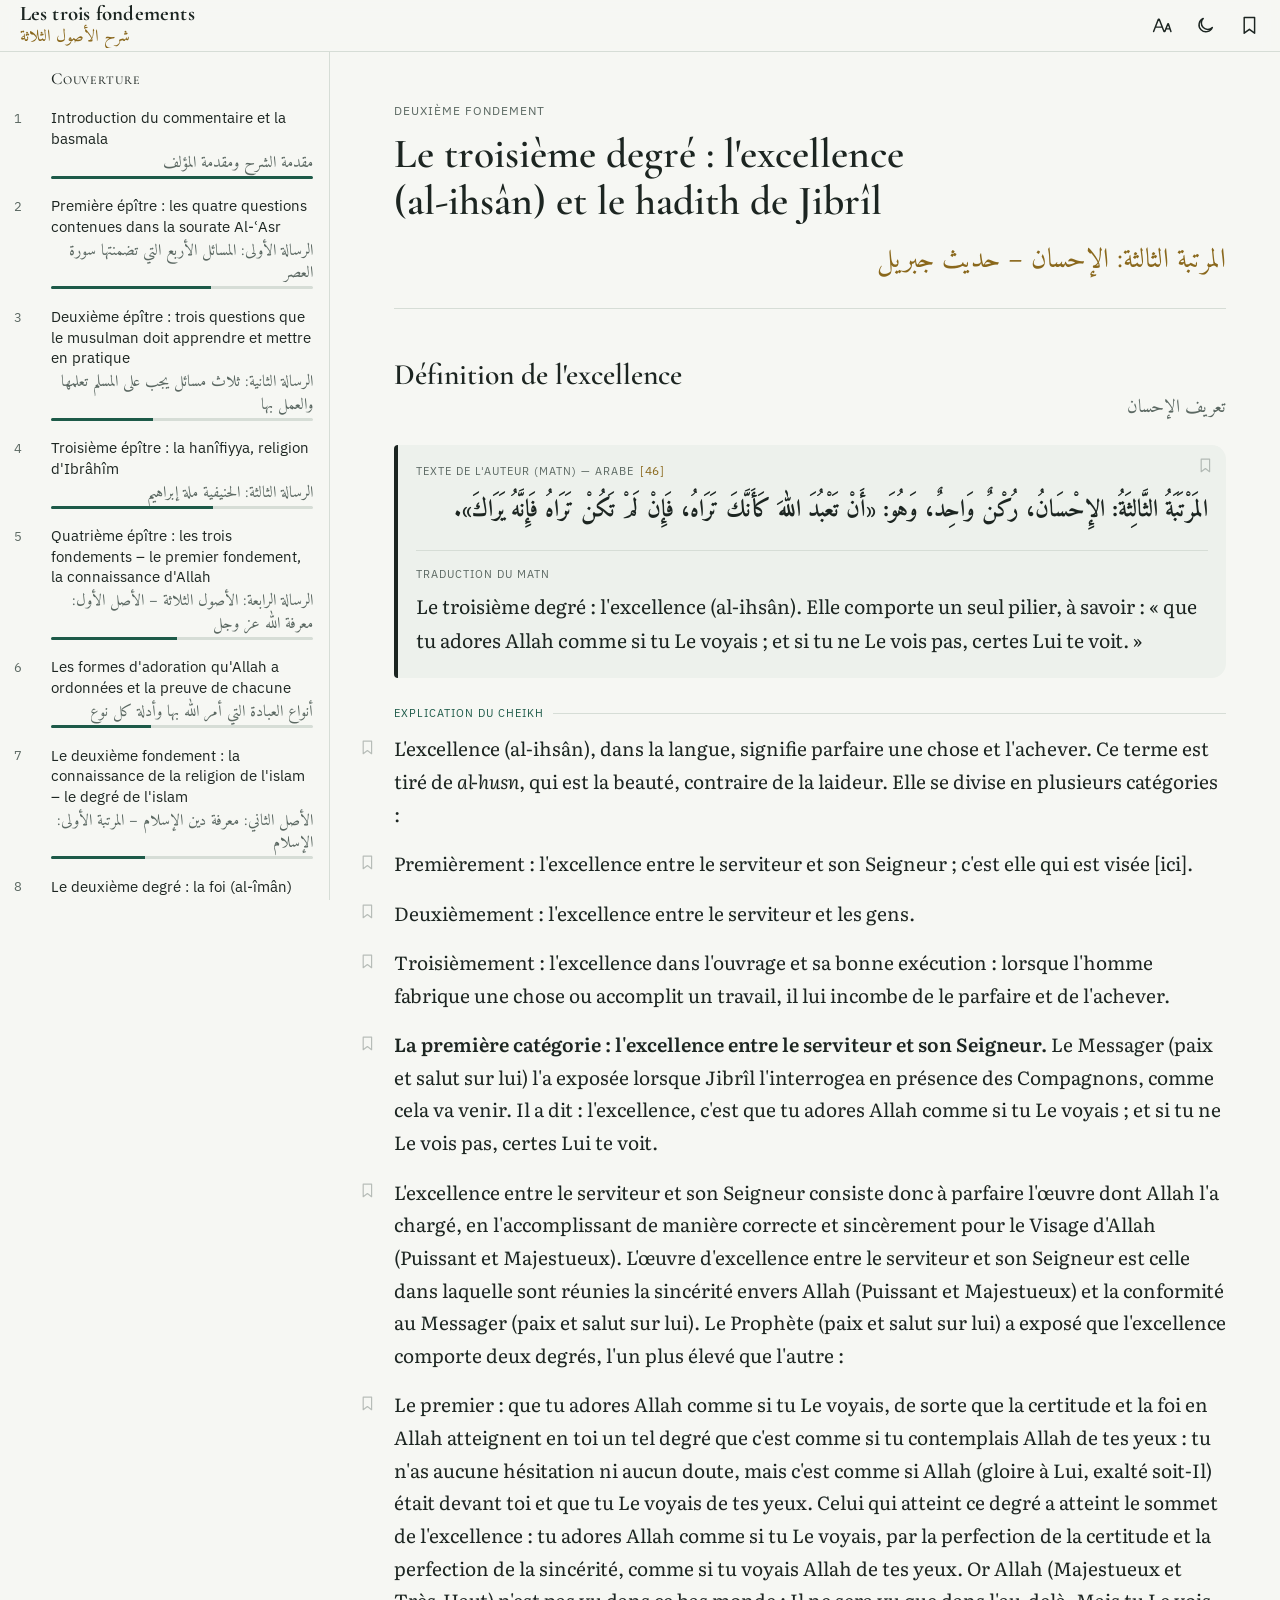
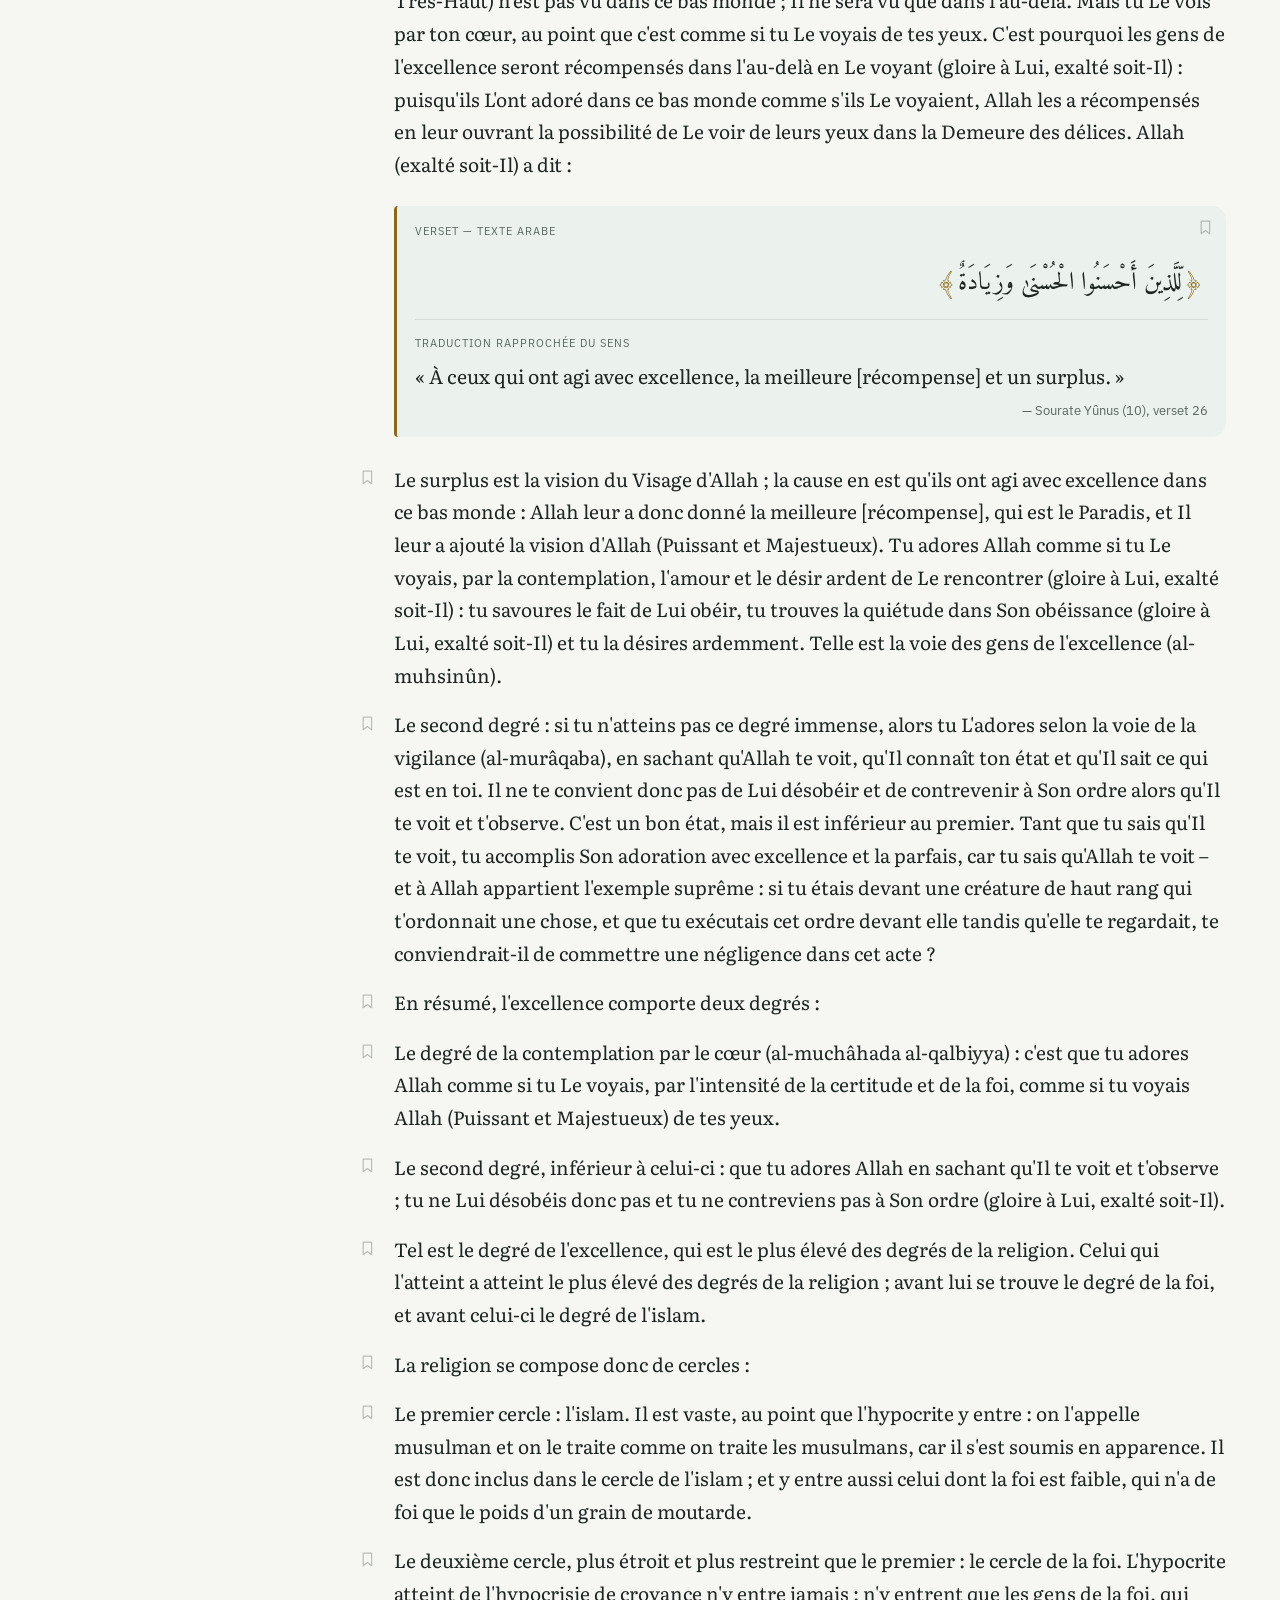
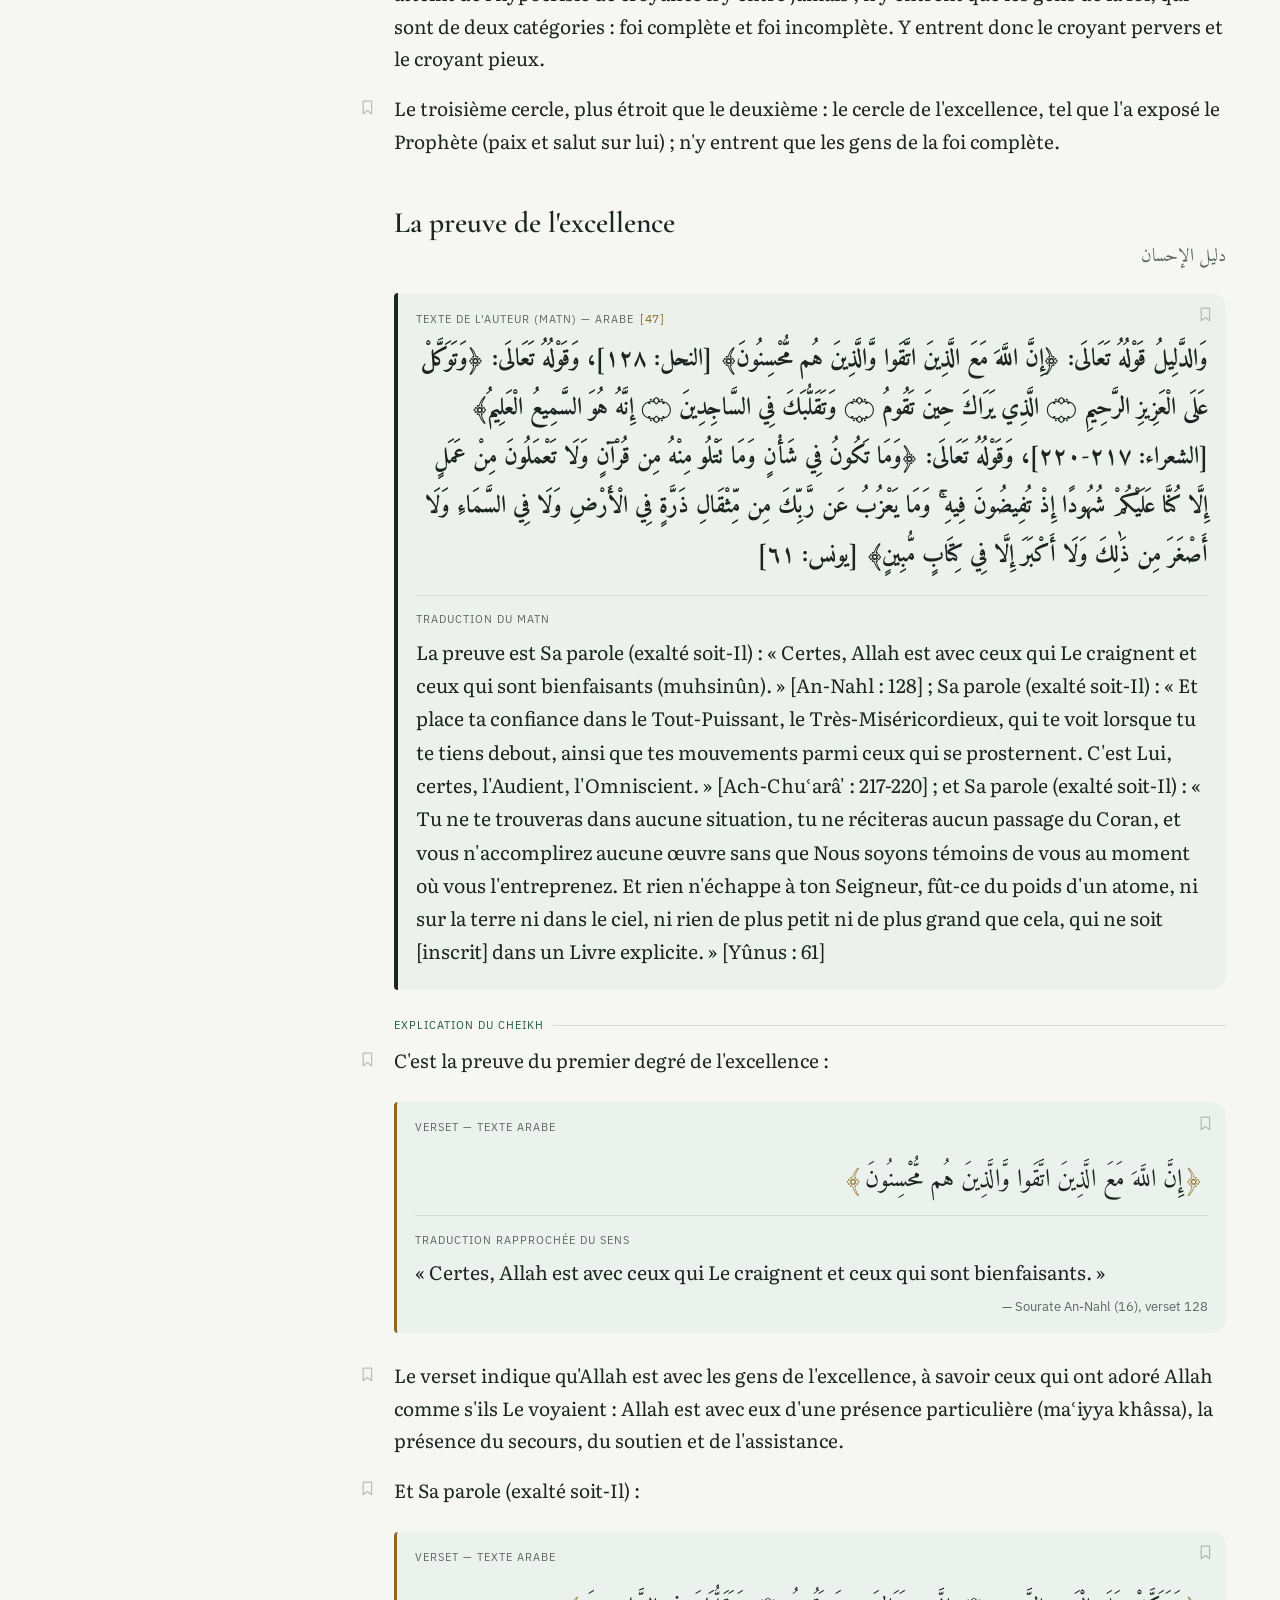
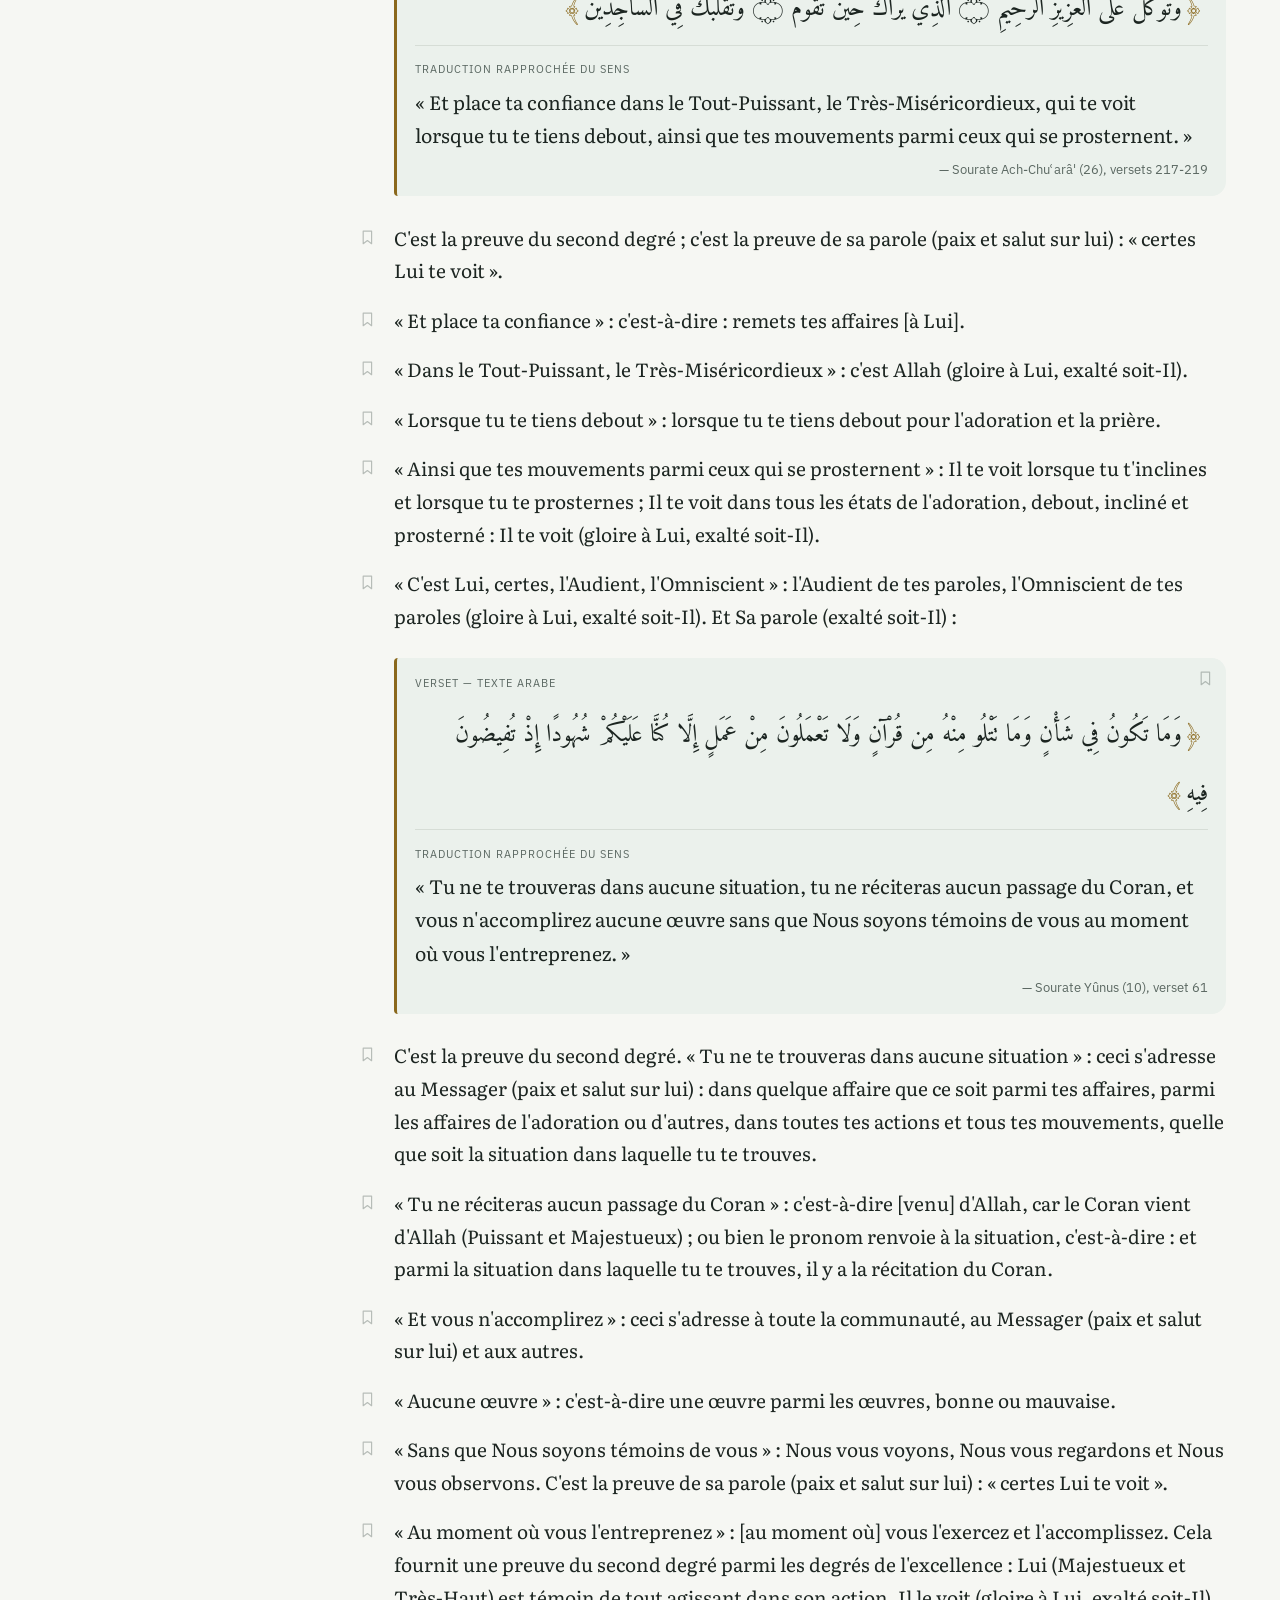
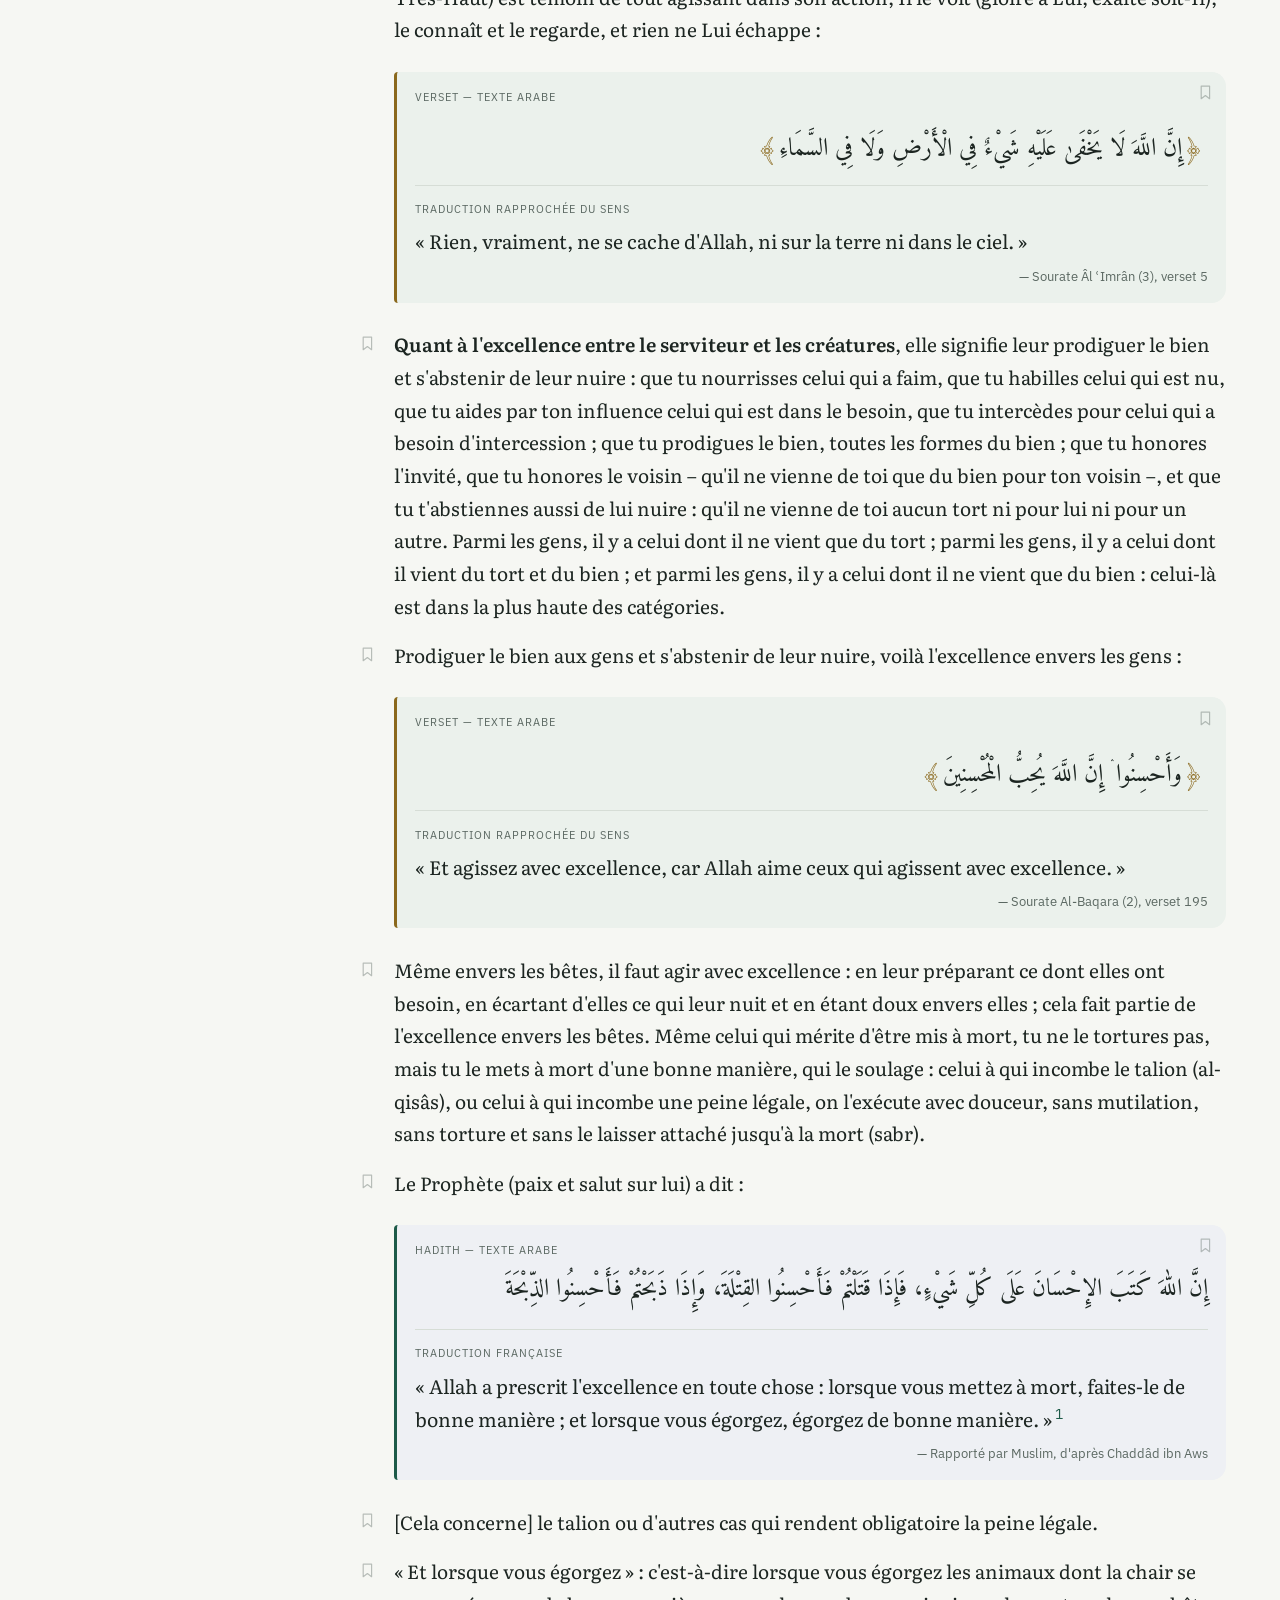
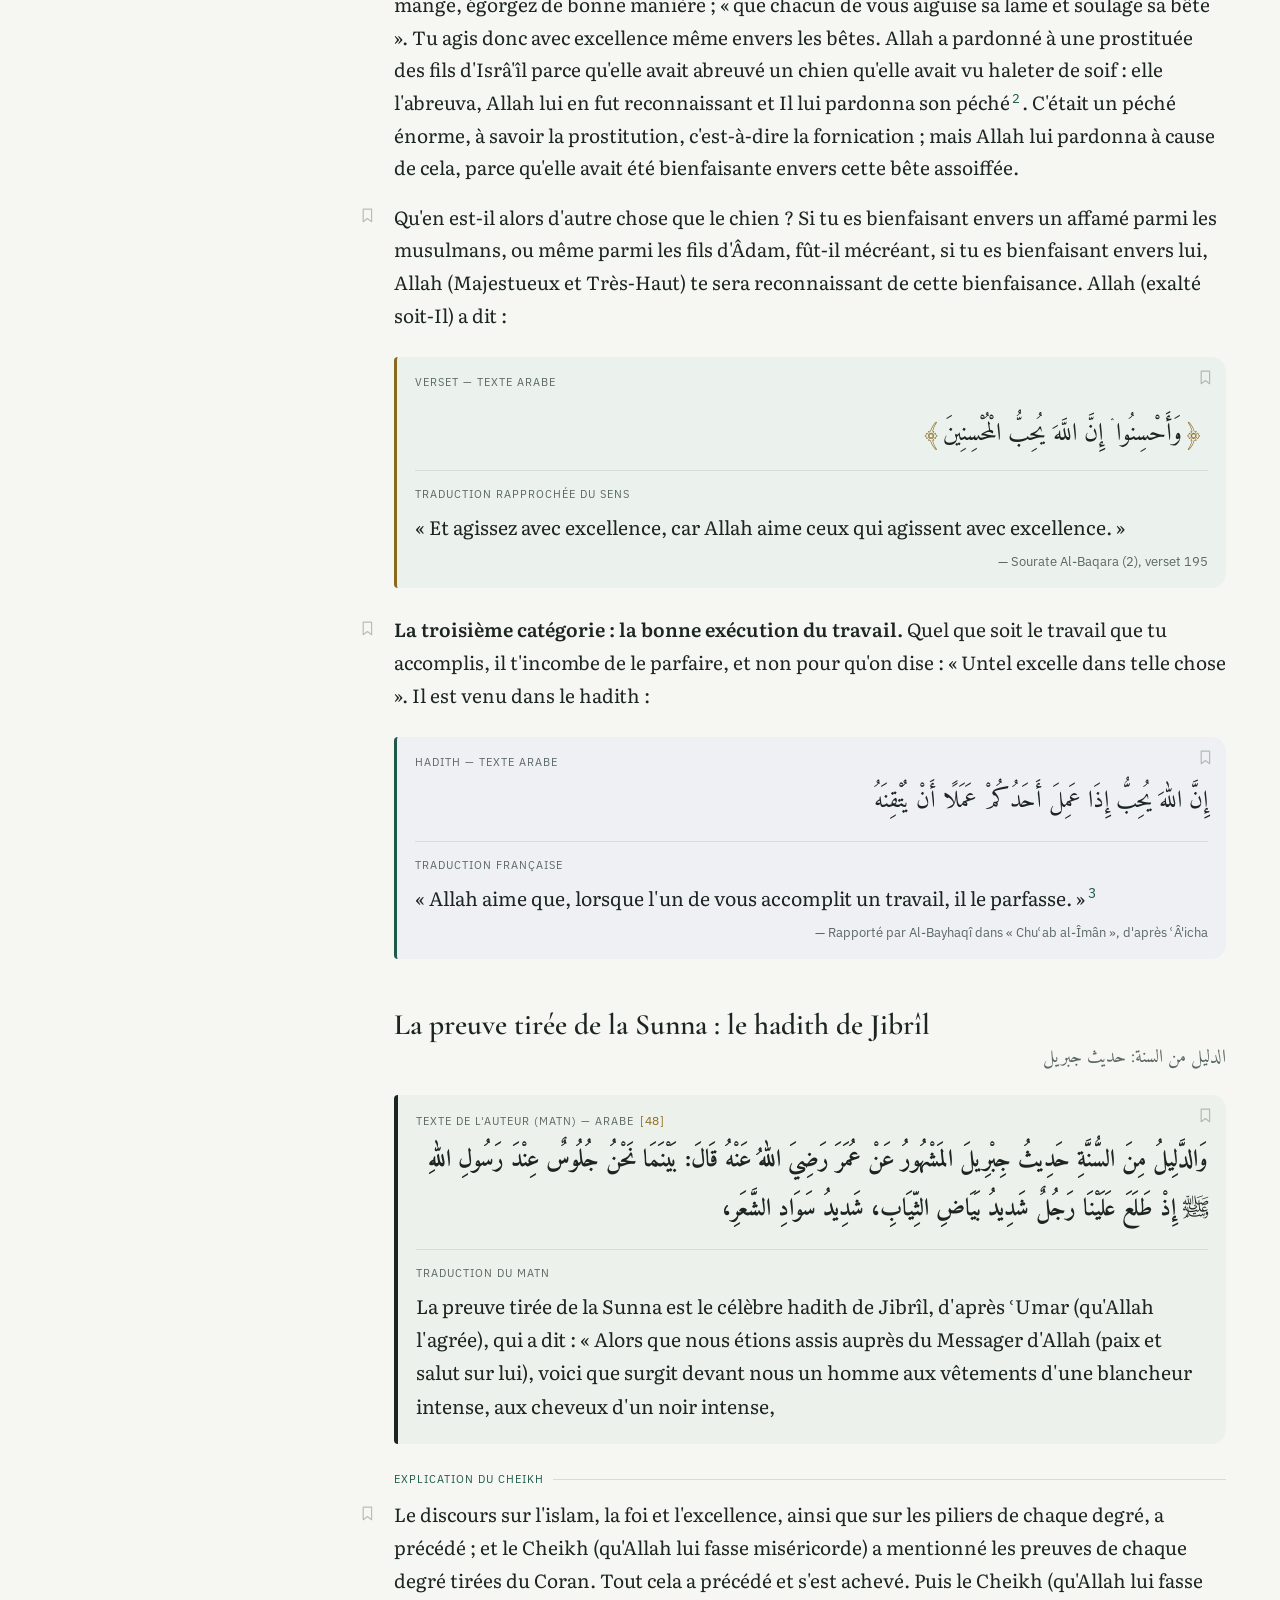
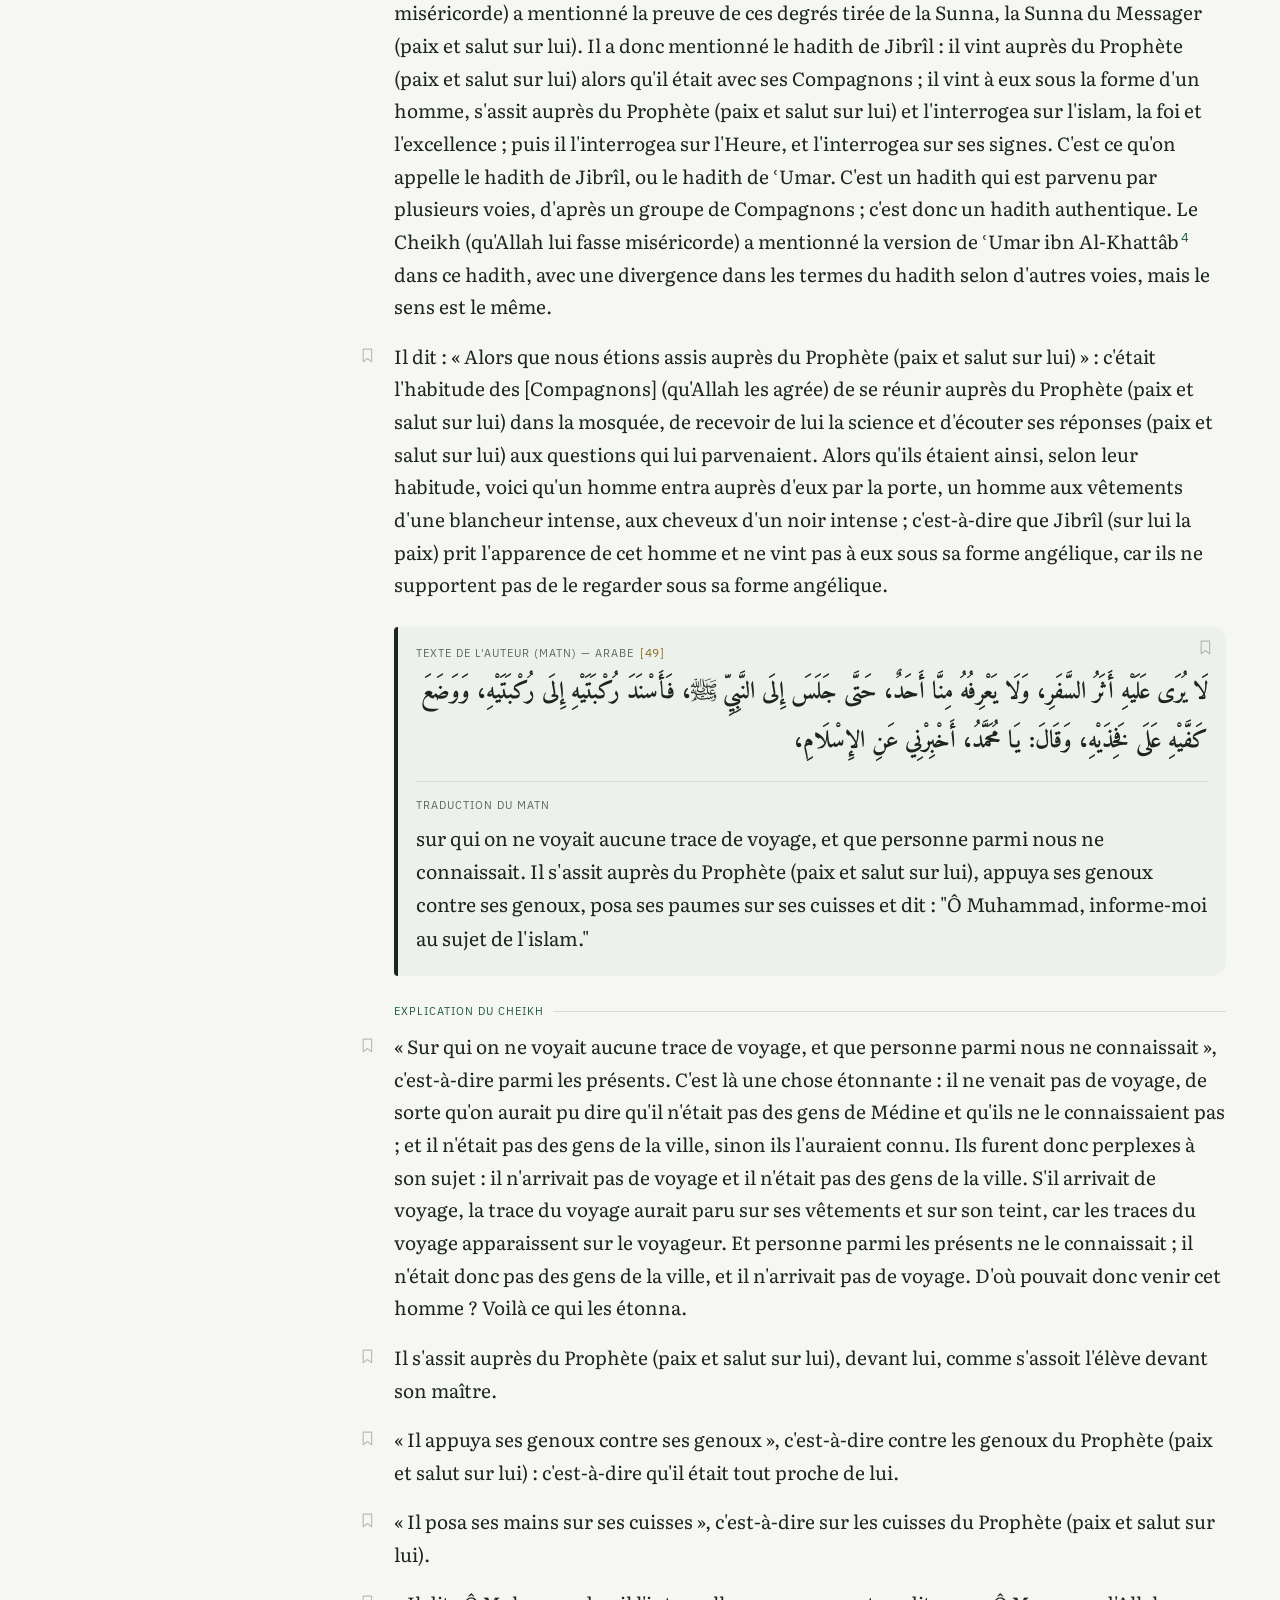
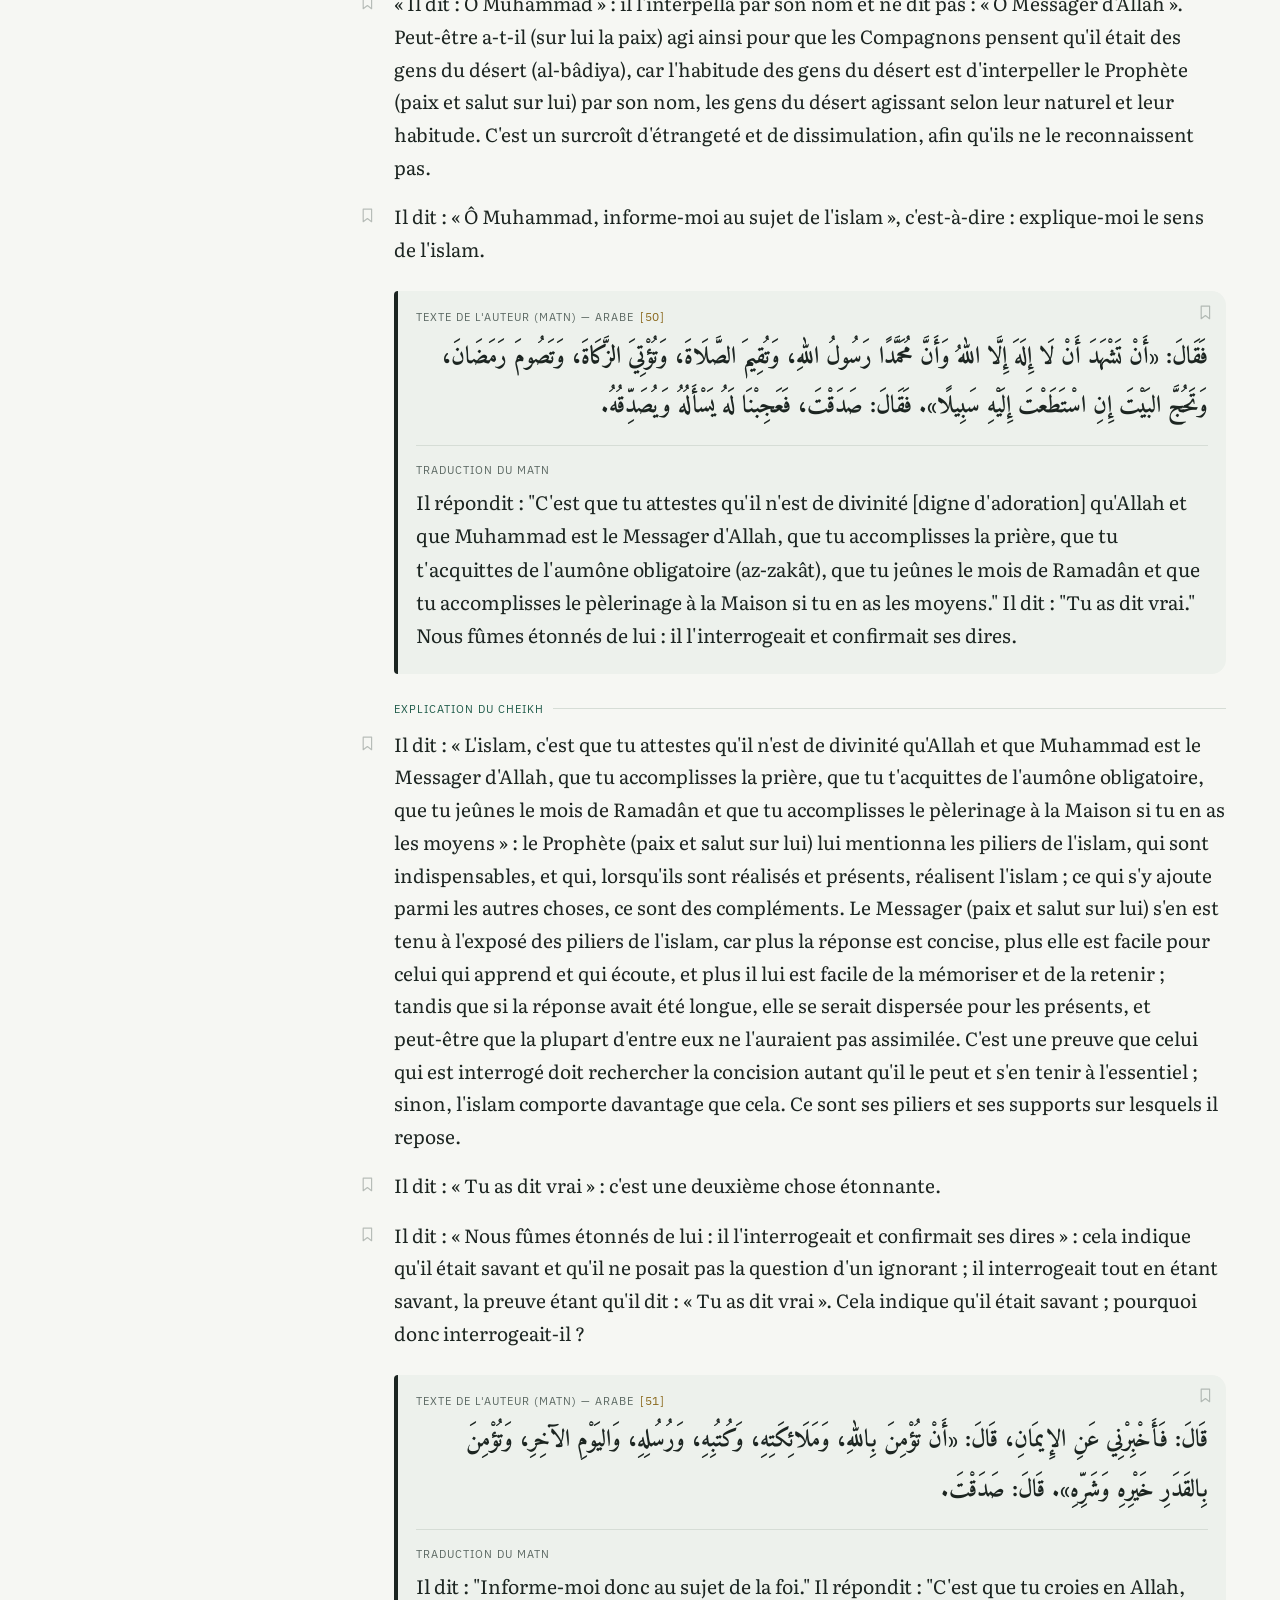
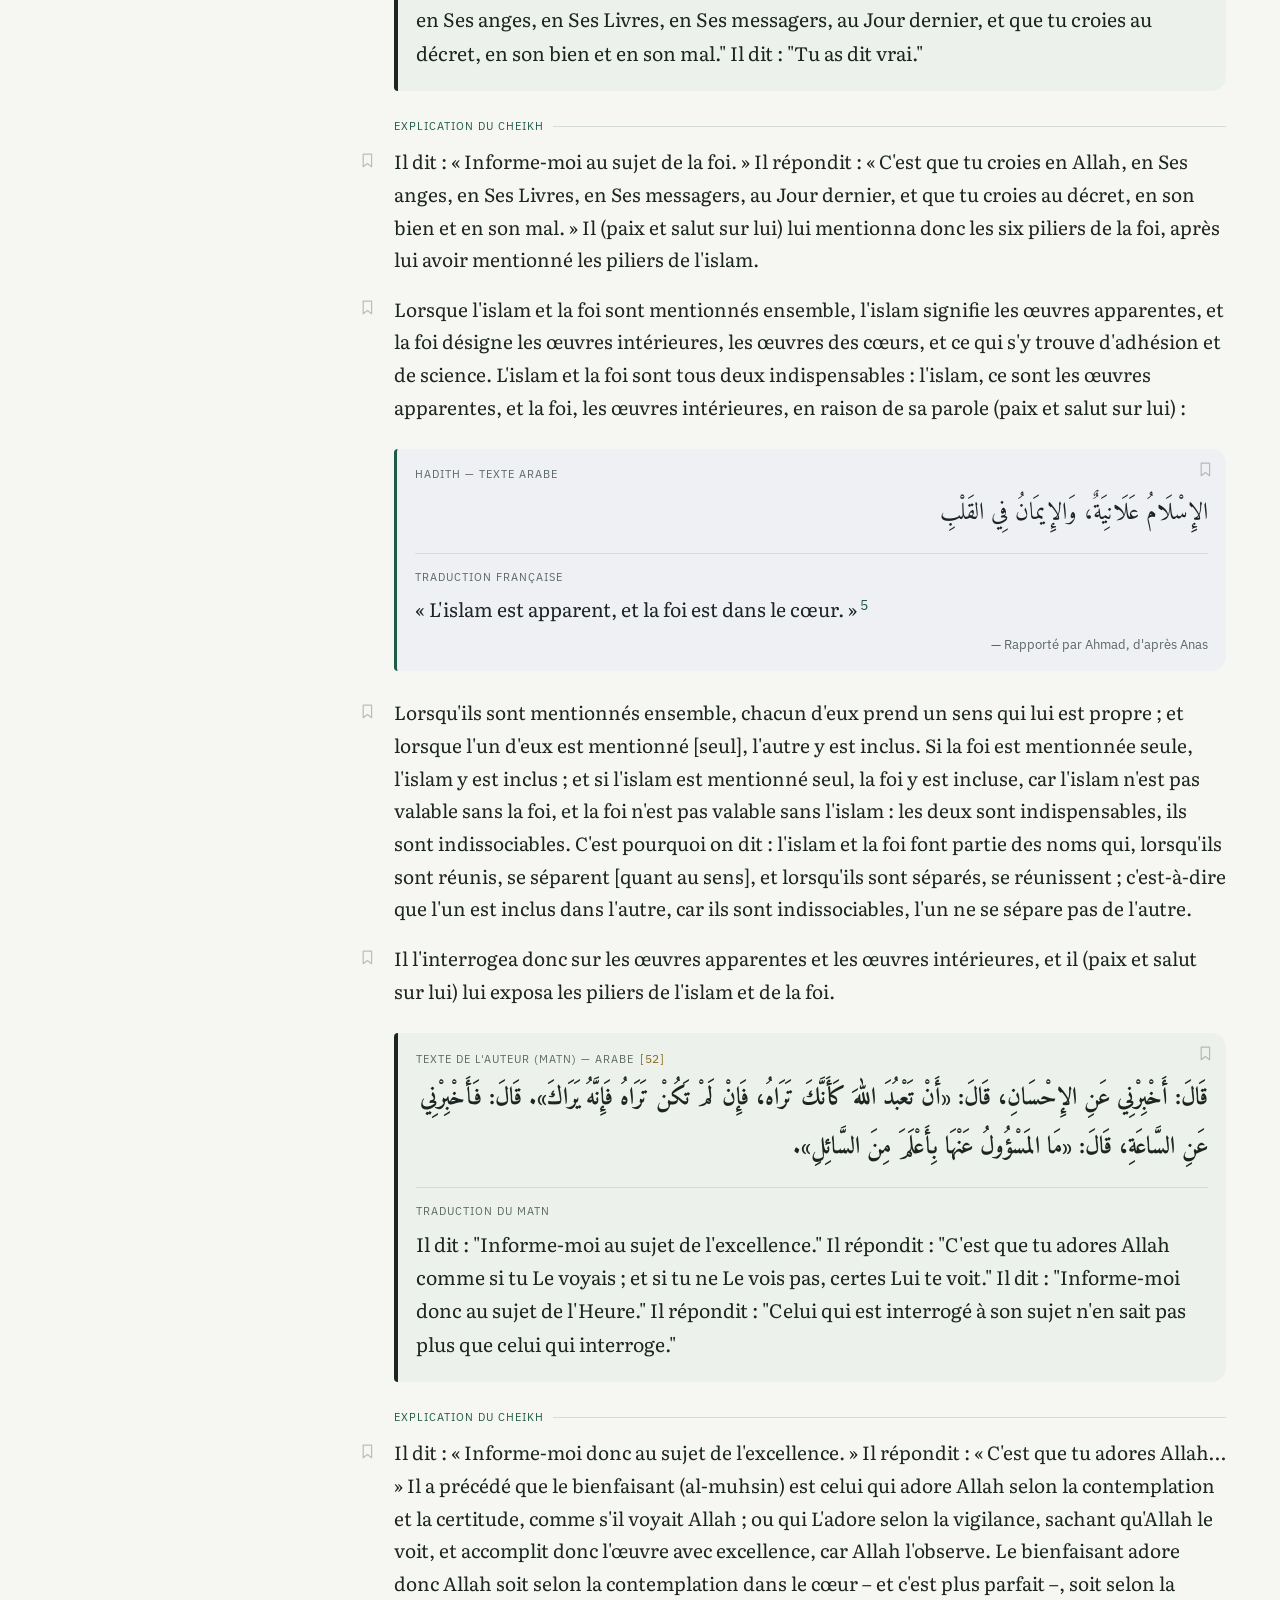
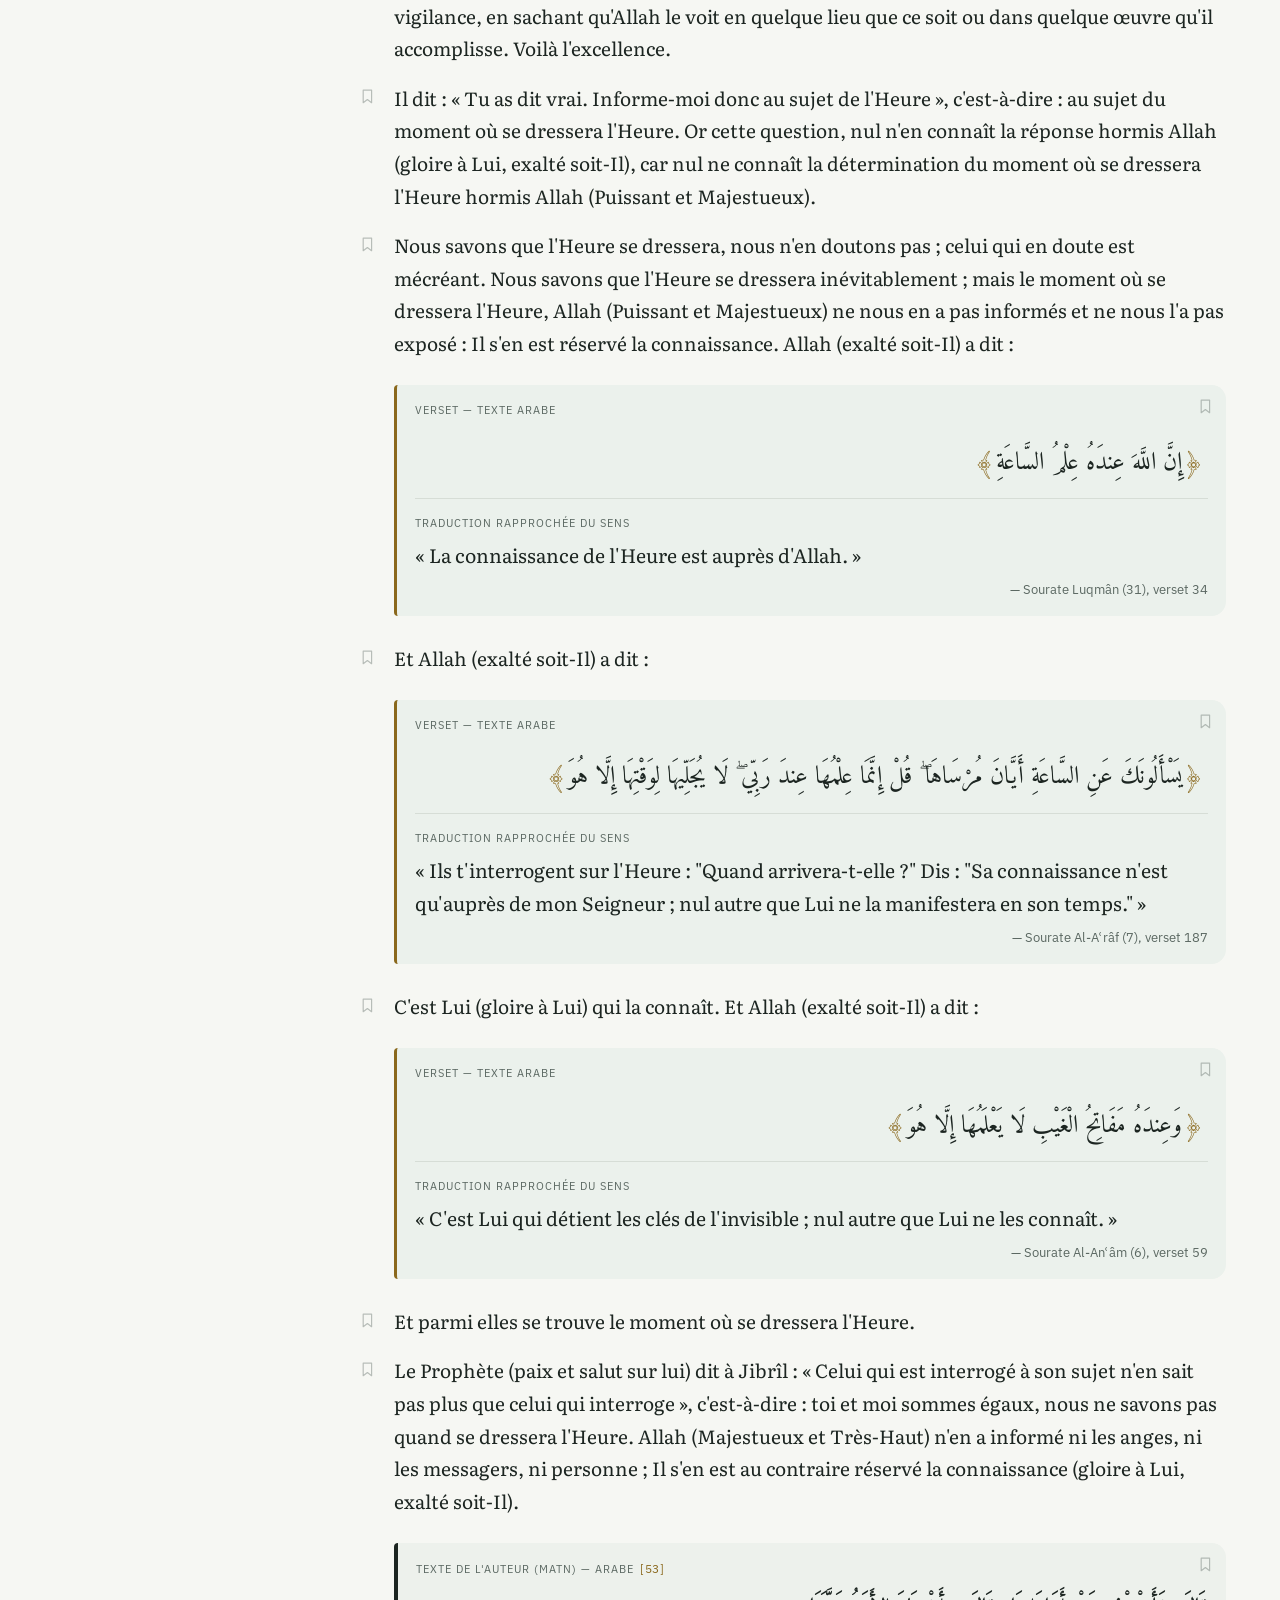
<file: 09-degre-ihsan.html>
<!doctype html>
<html lang="fr">
<head>
<meta charset="utf-8">
<meta name="viewport" content="width=device-width,initial-scale=1,viewport-fit=cover">
<title>Le troisième degré : l'excellence (al-ihsân) et le hadith de Jibrîl — Charh al-Usûl ath-Thalâtha</title>
<meta name="description" content="Traduction française intégrale du commentaire de Cheikh Sâlih Al-Fawzân sur « Les trois fondements » de Cheikh Muhammad ibn ʿAbd al-Wahhâb">
<meta name="color-scheme" content="light dark">
<meta name="theme-color" content="#f6f7f3" media="(prefers-color-scheme: light)"><meta name="theme-color" content="#111614" media="(prefers-color-scheme: dark)">
<script>try{var t=sessionStorage.getItem('usul3.theme');if(t)document.documentElement.setAttribute('data-theme',t)}catch(e){}</script>
<link rel="icon" href="assets/icons/logo.svg" type="image/svg+xml">
<link rel="icon" href="assets/icons/icon-32.png" sizes="32x32" type="image/png">
<link rel="apple-touch-icon" href="assets/icons/icon-180.png">
<link rel="manifest" href="manifest.webmanifest">
<link rel="stylesheet" href="fonts/fonts.css">
<link rel="stylesheet" href="assets/style.css">
</head>
<body>
<header class="bar">
  <button class="ico" id="btn-menu" type="button" aria-label="Sommaire" aria-controls="toc"><svg viewBox="0 0 24 24"><path d="M4 6h16M4 12h16M4 18h11"/></svg></button>
  <a class="bar-title" href="index.html"><span class="bt-fr">Les trois fondements</span><span class="bt-ar" lang="ar">شرح الأصول الثلاثة</span></a>
  <div class="bar-tools">
    <button class="ico" id="btn-font" type="button" aria-label="Taille du texte"><svg viewBox="0 0 24 24"><path d="M3 19 8.5 5h1L15 19M5 14h8M16 19l3.5-9h.5L23 19M17 16h5"/></svg></button>
    <button class="ico" id="btn-theme" type="button" aria-label="Thème clair ou sombre"><svg viewBox="0 0 24 24"><path d="M20 14.5A8 8 0 1 1 9.5 4a6.5 6.5 0 0 0 10.5 10.5z"/></svg></button>
    <button class="ico" id="btn-bm" type="button" aria-label="Marque-pages" aria-controls="bmpanel"><svg viewBox="0 0 24 24"><path d="M6 3h12v18l-6-4.5L6 21z"/></svg><span class="badge" id="bm-count" hidden></span></button>
  </div>
  <div class="readbar" aria-hidden="true"><i id="readbar"></i></div>
</header>
<nav class="toc" id="toc" aria-label="Sommaire du livre">
  <div class="toc-head"><strong>Sommaire</strong><button class="ico" id="btn-toc-close" type="button" aria-label="Fermer le sommaire"><svg viewBox="0 0 24 24"><path d="M6 6l12 12M18 6 6 18"/></svg></button></div>
  <ol class="toc-list"><li class="toc-item toc-cover"><a href="index.html#couverture"><span class="toc-n" aria-hidden="true"></span><span class="toc-t">Couverture</span><span class="toc-prog" aria-hidden="true"></span></a></li><li class="toc-item"><a href="01-introduction.html" data-ch="01"><span class="toc-n">1</span><span class="toc-t">Introduction du commentaire et la basmala<span class="toc-ar" lang="ar" dir="rtl">مقدمة الشرح ومقدمة المؤلف</span></span><span class="toc-prog" aria-hidden="true"></span></a></li><li class="toc-item"><a href="02-quatre-questions.html" data-ch="02"><span class="toc-n">2</span><span class="toc-t">Première épître : les quatre questions contenues dans la sourate Al-ʿAsr<span class="toc-ar" lang="ar" dir="rtl">الرسالة الأولى: المسائل الأربع التي تضمنتها سورة العصر</span></span><span class="toc-prog" aria-hidden="true"></span></a></li><li class="toc-item"><a href="03-trois-questions.html" data-ch="03"><span class="toc-n">3</span><span class="toc-t">Deuxième épître : trois questions que le musulman doit apprendre et mettre en pratique<span class="toc-ar" lang="ar" dir="rtl">الرسالة الثانية: ثلاث مسائل يجب على المسلم تعلمها والعمل بها</span></span><span class="toc-prog" aria-hidden="true"></span></a></li><li class="toc-item"><a href="04-hanifiyya.html" data-ch="04"><span class="toc-n">4</span><span class="toc-t">Troisième épître : la hanîfiyya, religion d&#x27;Ibrâhîm<span class="toc-ar" lang="ar" dir="rtl">الرسالة الثالثة: الحنيفية ملة إبراهيم</span></span><span class="toc-prog" aria-hidden="true"></span></a></li><li class="toc-item"><a href="05-premier-fondement.html" data-ch="05"><span class="toc-n">5</span><span class="toc-t">Quatrième épître : les trois fondements – le premier fondement, la connaissance d&#x27;Allah<span class="toc-ar" lang="ar" dir="rtl">الرسالة الرابعة: الأصول الثلاثة – الأصل الأول: معرفة الله عز وجل</span></span><span class="toc-prog" aria-hidden="true"></span></a></li><li class="toc-item"><a href="06-formes-adoration.html" data-ch="06"><span class="toc-n">6</span><span class="toc-t">Les formes d&#x27;adoration qu&#x27;Allah a ordonnées et la preuve de chacune<span class="toc-ar" lang="ar" dir="rtl">أنواع العبادة التي أمر الله بها وأدلة كل نوع</span></span><span class="toc-prog" aria-hidden="true"></span></a></li><li class="toc-item"><a href="07-deuxieme-fondement.html" data-ch="07"><span class="toc-n">7</span><span class="toc-t">Le deuxième fondement : la connaissance de la religion de l&#x27;islam – le degré de l&#x27;islam<span class="toc-ar" lang="ar" dir="rtl">الأصل الثاني: معرفة دين الإسلام – المرتبة الأولى: الإسلام</span></span><span class="toc-prog" aria-hidden="true"></span></a></li><li class="toc-item"><a href="08-degre-iman.html" data-ch="08"><span class="toc-n">8</span><span class="toc-t">Le deuxième degré : la foi (al-îmân)<span class="toc-ar" lang="ar" dir="rtl">المرتبة الثانية: الإيمان</span></span><span class="toc-prog" aria-hidden="true"></span></a></li><li class="toc-item is-current"><a href="09-degre-ihsan.html" data-ch="09"><span class="toc-n">9</span><span class="toc-t">Le troisième degré : l&#x27;excellence (al-ihsân) et le hadith de Jibrîl<span class="toc-ar" lang="ar" dir="rtl">المرتبة الثالثة: الإحسان – حديث جبريل</span></span><span class="toc-prog" aria-hidden="true"></span></a><ol class="toc-sub"><li class="l2"><a href="#b1">Définition de l&#x27;excellence</a></li><li class="l2"><a href="#b21">La preuve de l&#x27;excellence</a></li><li class="l2"><a href="#b54">La preuve tirée de la Sunna : le hadith de Jibrîl</a></li></ol></li><li class="toc-item"><a href="10-troisieme-fondement.html" data-ch="10"><span class="toc-n">10</span><span class="toc-t">Le troisième fondement : la connaissance de notre Prophète Muhammad – de sa naissance à l&#x27;Hégire<span class="toc-ar" lang="ar" dir="rtl">الأصل الثالث: معرفة نبينا محمد ﷺ – من مولده إلى الهجرة</span></span><span class="toc-prog" aria-hidden="true"></span></a></li><li class="toc-item"><a href="11-medine-resurrection-messagers.html" data-ch="11"><span class="toc-n">11</span><span class="toc-t">L&#x27;établissement à Médine, la mort du Prophète, la résurrection et les messagers<span class="toc-ar" lang="ar" dir="rtl">الاستقرار في المدينة – وفاته ﷺ – البعث والحساب – الإيمان بالرسل</span></span><span class="toc-prog" aria-hidden="true"></span></a></li><li class="toc-item"><a href="12-taghout.html" data-ch="12"><span class="toc-n">12</span><span class="toc-t">La mécréance envers le Tâghût et la foi en Allah – les catégories de tawâghît<span class="toc-ar" lang="ar" dir="rtl">الكفر بالطاغوت والإيمان بالله – أنواع الطواغيت</span></span><span class="toc-prog" aria-hidden="true"></span></a></li></ol>
  <div class="toc-foot"><button type="button" class="link" id="btn-reset">Réinitialiser la lecture…</button>
  <div class="confirm" id="reset-confirm" hidden><p>Effacer la progression, la position de lecture et tous les marque-pages ?</p><div class="row"><button type="button" class="btn danger" id="reset-yes">Tout effacer</button><button type="button" class="btn" id="reset-no">Annuler</button></div></div></div>
</nav>
<aside class="bmpanel" id="bmpanel" aria-label="Marque-pages" hidden>
  <div class="toc-head"><strong>Marque-pages</strong><button class="ico" id="btn-bm-close" type="button" aria-label="Fermer"><svg viewBox="0 0 24 24"><path d="M6 6l12 12M18 6 6 18"/></svg></button></div>
  <p class="hint">Touchez l'icône <svg class="inl" viewBox="0 0 24 24"><path d="M6 3h12v18l-6-4.5L6 21z"/></svg> en marge d'un passage pour le marquer. Votre position de lecture est enregistrée automatiquement.</p>
  <ol id="bm-list" class="bm-list"></ol>
  <div class="toc-foot"><button type="button" class="link" id="bm-clear">Supprimer tous les marque-pages…</button>
  <div class="confirm" id="bm-confirm" hidden><p>Supprimer tous les marque-pages ?</p><div class="row"><button type="button" class="btn danger" id="bm-yes">Supprimer</button><button type="button" class="btn" id="bm-no">Annuler</button></div></div></div>
</aside>
<div class="scrim" id="scrim" hidden></div>
<div class="fontpop" id="fontpop" hidden><button type="button" class="btn" data-fs="-1" aria-label="Réduire">A−</button><span id="fs-val">100 %</span><button type="button" class="btn" data-fs="1" aria-label="Agrandir">A+</button></div>
<div class="toast" id="toast" role="status" hidden></div>
<main class="page" data-chapter="09">
  <header class="ch-head">
    <p class="ch-kicker">Deuxième fondement</p>
    <h1>Le troisième degré : l&#x27;excellence (al-ihsân) et le hadith de Jibrîl</h1>
    <p class="ch-ar" lang="ar" dir="rtl">المرتبة الثالثة: الإحسان – حديث جبريل</p>
  </header>
  <article class="text">
<h2 id="b1" data-b>Définition de l'excellence<span class="h-ar" lang="ar" dir="rtl">تعريف الإحسان</span></h2>
<figure class="cite cite-m" id="b2" data-b><button class="bm" type="button" aria-label="Marquer ce passage" title="Marquer ce passage"><svg viewBox="0 0 24 24" aria-hidden="true"><path d="M6 3h12v18l-6-4.5L6 21z"/></svg></button>
<div class="cite-label">Texte de l'auteur (matn) — arabe<span class="mnum">[46]</span></div>
<blockquote class="ar" lang="ar" dir="rtl">المَرْتَبَةُ الثَّالِثَةُ: الإِحْسَانُ، رُكْنٌ وَاحِدٌ، وَهُوَ: «أَنْ تَعْبُدَ اللهَ كَأَنَّكَ تَرَاهُ، فَإِنْ لَمْ تَكُنْ تَرَاهُ فَإِنَّهُ يَرَاكَ».</blockquote>
<div class="cite-label">Traduction du matn</div>
<p class="tr">Le troisième degré : l'excellence (al-ihsân). Elle comporte un seul pilier, à savoir : « que tu adores Allah comme si tu Le voyais ; et si tu ne Le vois pas, certes Lui te voit. »</p>
</figure>
<div class="sharh-label">Explication du Cheikh</div>
<p id="b3" data-b><button class="bm" type="button" aria-label="Marquer ce passage" title="Marquer ce passage"><svg viewBox="0 0 24 24" aria-hidden="true"><path d="M6 3h12v18l-6-4.5L6 21z"/></svg></button>L'excellence (al-ihsân), dans la langue, signifie parfaire une chose et l'achever. Ce terme est tiré de <em>al-husn</em>, qui est la beauté, contraire de la laideur. Elle se divise en plusieurs catégories :</p>
<p id="b4" data-b><button class="bm" type="button" aria-label="Marquer ce passage" title="Marquer ce passage"><svg viewBox="0 0 24 24" aria-hidden="true"><path d="M6 3h12v18l-6-4.5L6 21z"/></svg></button>Premièrement : l'excellence entre le serviteur et son Seigneur ; c'est elle qui est visée [ici].</p>
<p id="b5" data-b><button class="bm" type="button" aria-label="Marquer ce passage" title="Marquer ce passage"><svg viewBox="0 0 24 24" aria-hidden="true"><path d="M6 3h12v18l-6-4.5L6 21z"/></svg></button>Deuxièmement : l'excellence entre le serviteur et les gens.</p>
<p id="b6" data-b><button class="bm" type="button" aria-label="Marquer ce passage" title="Marquer ce passage"><svg viewBox="0 0 24 24" aria-hidden="true"><path d="M6 3h12v18l-6-4.5L6 21z"/></svg></button>Troisièmement : l'excellence dans l'ouvrage et sa bonne exécution : lorsque l'homme fabrique une chose ou accomplit un travail, il lui incombe de le parfaire et de l'achever.</p>
<p id="b7" data-b><button class="bm" type="button" aria-label="Marquer ce passage" title="Marquer ce passage"><svg viewBox="0 0 24 24" aria-hidden="true"><path d="M6 3h12v18l-6-4.5L6 21z"/></svg></button><strong>La première catégorie : l'excellence entre le serviteur et son Seigneur.</strong> Le Messager (paix et salut sur lui) l'a exposée lorsque Jibrîl l'interrogea en présence des Compagnons, comme cela va venir. Il a dit : l'excellence, c'est que tu adores Allah comme si tu Le voyais ; et si tu ne Le vois pas, certes Lui te voit.</p>
<p id="b8" data-b><button class="bm" type="button" aria-label="Marquer ce passage" title="Marquer ce passage"><svg viewBox="0 0 24 24" aria-hidden="true"><path d="M6 3h12v18l-6-4.5L6 21z"/></svg></button>L'excellence entre le serviteur et son Seigneur consiste donc à parfaire l'œuvre dont Allah l'a chargé, en l'accomplissant de manière correcte et sincèrement pour le Visage d'Allah (Puissant et Majestueux). L'œuvre d'excellence entre le serviteur et son Seigneur est celle dans laquelle sont réunies la sincérité envers Allah (Puissant et Majestueux) et la conformité au Messager (paix et salut sur lui). Le Prophète (paix et salut sur lui) a exposé que l'excellence comporte deux degrés, l'un plus élevé que l'autre :</p>
<p id="b9" data-b><button class="bm" type="button" aria-label="Marquer ce passage" title="Marquer ce passage"><svg viewBox="0 0 24 24" aria-hidden="true"><path d="M6 3h12v18l-6-4.5L6 21z"/></svg></button>Le premier : que tu adores Allah comme si tu Le voyais, de sorte que la certitude et la foi en Allah atteignent en toi un tel degré que c'est comme si tu contemplais Allah de tes yeux : tu n'as aucune hésitation ni aucun doute, mais c'est comme si Allah (gloire à Lui, exalté soit-Il) était devant toi et que tu Le voyais de tes yeux. Celui qui atteint ce degré a atteint le sommet de l'excellence : tu adores Allah comme si tu Le voyais, par la perfection de la certitude et la perfection de la sincérité, comme si tu voyais Allah de tes yeux. Or Allah (Majestueux et Très-Haut) n'est pas vu dans ce bas monde ; Il ne sera vu que dans l'au-delà. Mais tu Le vois par ton cœur, au point que c'est comme si tu Le voyais de tes yeux. C'est pourquoi les gens de l'excellence seront récompensés dans l'au-delà en Le voyant (gloire à Lui, exalté soit-Il) : puisqu'ils L'ont adoré dans ce bas monde comme s'ils Le voyaient, Allah les a récompensés en leur ouvrant la possibilité de Le voir de leurs yeux dans la Demeure des délices. Allah (exalté soit-Il) a dit :</p>
<figure class="cite cite-q" id="b10" data-b><button class="bm" type="button" aria-label="Marquer ce passage" title="Marquer ce passage"><svg viewBox="0 0 24 24" aria-hidden="true"><path d="M6 3h12v18l-6-4.5L6 21z"/></svg></button>
<div class="cite-label">Verset — texte arabe</div>
<blockquote class="ar ar-q" lang="ar" dir="rtl"><span class="orn">﴿</span>لِّلَّذِينَ أَحْسَنُوا الْحُسْنَىٰ وَزِيَادَةٌ<span class="orn">﴾</span></blockquote>
<div class="cite-label">Traduction rapprochée du sens</div>
<p class="tr">« À ceux qui ont agi avec excellence, la meilleure [récompense] et un surplus. »</p>
<figcaption class="ref">Sourate Yûnus (10), verset 26</figcaption>
</figure>
<p id="b11" data-b><button class="bm" type="button" aria-label="Marquer ce passage" title="Marquer ce passage"><svg viewBox="0 0 24 24" aria-hidden="true"><path d="M6 3h12v18l-6-4.5L6 21z"/></svg></button>Le surplus est la vision du Visage d'Allah ; la cause en est qu'ils ont agi avec excellence dans ce bas monde : Allah leur a donc donné la meilleure [récompense], qui est le Paradis, et Il leur a ajouté la vision d'Allah (Puissant et Majestueux). Tu adores Allah comme si tu Le voyais, par la contemplation, l'amour et le désir ardent de Le rencontrer (gloire à Lui, exalté soit-Il) : tu savoures le fait de Lui obéir, tu trouves la quiétude dans Son obéissance (gloire à Lui, exalté soit-Il) et tu la désires ardemment. Telle est la voie des gens de l'excellence (al-muhsinûn).</p>
<p id="b12" data-b><button class="bm" type="button" aria-label="Marquer ce passage" title="Marquer ce passage"><svg viewBox="0 0 24 24" aria-hidden="true"><path d="M6 3h12v18l-6-4.5L6 21z"/></svg></button>Le second degré : si tu n'atteins pas ce degré immense, alors tu L'adores selon la voie de la vigilance (al-murâqaba), en sachant qu'Allah te voit, qu'Il connaît ton état et qu'Il sait ce qui est en toi. Il ne te convient donc pas de Lui désobéir et de contrevenir à Son ordre alors qu'Il te voit et t'observe. C'est un bon état, mais il est inférieur au premier. Tant que tu sais qu'Il te voit, tu accomplis Son adoration avec excellence et la parfais, car tu sais qu'Allah te voit – et à Allah appartient l'exemple suprême : si tu étais devant une créature de haut rang qui t'ordonnait une chose, et que tu exécutais cet ordre devant elle tandis qu'elle te regardait, te conviendrait-il de commettre une négligence dans cet acte ?</p>
<p id="b13" data-b><button class="bm" type="button" aria-label="Marquer ce passage" title="Marquer ce passage"><svg viewBox="0 0 24 24" aria-hidden="true"><path d="M6 3h12v18l-6-4.5L6 21z"/></svg></button>En résumé, l'excellence comporte deux degrés :</p>
<p id="b14" data-b><button class="bm" type="button" aria-label="Marquer ce passage" title="Marquer ce passage"><svg viewBox="0 0 24 24" aria-hidden="true"><path d="M6 3h12v18l-6-4.5L6 21z"/></svg></button>Le degré de la contemplation par le cœur (al-muchâhada al-qalbiyya) : c'est que tu adores Allah comme si tu Le voyais, par l'intensité de la certitude et de la foi, comme si tu voyais Allah (Puissant et Majestueux) de tes yeux.</p>
<p id="b15" data-b><button class="bm" type="button" aria-label="Marquer ce passage" title="Marquer ce passage"><svg viewBox="0 0 24 24" aria-hidden="true"><path d="M6 3h12v18l-6-4.5L6 21z"/></svg></button>Le second degré, inférieur à celui-ci : que tu adores Allah en sachant qu'Il te voit et t'observe ; tu ne Lui désobéis donc pas et tu ne contreviens pas à Son ordre (gloire à Lui, exalté soit-Il).</p>
<p id="b16" data-b><button class="bm" type="button" aria-label="Marquer ce passage" title="Marquer ce passage"><svg viewBox="0 0 24 24" aria-hidden="true"><path d="M6 3h12v18l-6-4.5L6 21z"/></svg></button>Tel est le degré de l'excellence, qui est le plus élevé des degrés de la religion. Celui qui l'atteint a atteint le plus élevé des degrés de la religion ; avant lui se trouve le degré de la foi, et avant celui-ci le degré de l'islam.</p>
<p id="b17" data-b><button class="bm" type="button" aria-label="Marquer ce passage" title="Marquer ce passage"><svg viewBox="0 0 24 24" aria-hidden="true"><path d="M6 3h12v18l-6-4.5L6 21z"/></svg></button>La religion se compose donc de cercles :</p>
<p id="b18" data-b><button class="bm" type="button" aria-label="Marquer ce passage" title="Marquer ce passage"><svg viewBox="0 0 24 24" aria-hidden="true"><path d="M6 3h12v18l-6-4.5L6 21z"/></svg></button>Le premier cercle : l'islam. Il est vaste, au point que l'hypocrite y entre : on l'appelle musulman et on le traite comme on traite les musulmans, car il s'est soumis en apparence. Il est donc inclus dans le cercle de l'islam ; et y entre aussi celui dont la foi est faible, qui n'a de foi que le poids d'un grain de moutarde.</p>
<p id="b19" data-b><button class="bm" type="button" aria-label="Marquer ce passage" title="Marquer ce passage"><svg viewBox="0 0 24 24" aria-hidden="true"><path d="M6 3h12v18l-6-4.5L6 21z"/></svg></button>Le deuxième cercle, plus étroit et plus restreint que le premier : le cercle de la foi. L'hypocrite atteint de l'hypocrisie de croyance n'y entre jamais ; n'y entrent que les gens de la foi, qui sont de deux catégories : foi complète et foi incomplète. Y entrent donc le croyant pervers et le croyant pieux.</p>
<p id="b20" data-b><button class="bm" type="button" aria-label="Marquer ce passage" title="Marquer ce passage"><svg viewBox="0 0 24 24" aria-hidden="true"><path d="M6 3h12v18l-6-4.5L6 21z"/></svg></button>Le troisième cercle, plus étroit que le deuxième : le cercle de l'excellence, tel que l'a exposé le Prophète (paix et salut sur lui) ; n'y entrent que les gens de la foi complète.</p>
<h2 id="b21" data-b>La preuve de l'excellence<span class="h-ar" lang="ar" dir="rtl">دليل الإحسان</span></h2>
<figure class="cite cite-m" id="b22" data-b><button class="bm" type="button" aria-label="Marquer ce passage" title="Marquer ce passage"><svg viewBox="0 0 24 24" aria-hidden="true"><path d="M6 3h12v18l-6-4.5L6 21z"/></svg></button>
<div class="cite-label">Texte de l'auteur (matn) — arabe<span class="mnum">[47]</span></div>
<blockquote class="ar" lang="ar" dir="rtl">وَالدَّلِيلُ قَوْلُهُ تَعَالَى: ﴿إِنَّ اللَّهَ مَعَ الَّذِينَ اتَّقَوا وَّالَّذِينَ هُم مُّحْسِنُونَ﴾ [النحل: ١٢٨]، وَقَوْلُهُ تَعَالَى: ﴿وَتَوَكَّلْ عَلَى الْعَزِيزِ الرَّحِيمِ ۝ الَّذِي يَرَاكَ حِينَ تَقُومُ ۝ وَتَقَلُّبَكَ فِي السَّاجِدِينَ ۝ إِنَّهُ هُوَ السَّمِيعُ الْعَلِيمُ﴾ [الشعراء: ٢١٧-٢٢٠]، وَقَوْلُهُ تَعَالَى: ﴿وَمَا تَكُونُ فِي شَأْنٍ وَمَا تَتْلُو مِنْهُ مِن قُرْآنٍ وَلَا تَعْمَلُونَ مِنْ عَمَلٍ إِلَّا كُنَّا عَلَيْكُمْ شُهُودًا إِذْ تُفِيضُونَ فِيهِ ۚ وَمَا يَعْزُبُ عَن رَّبِّكَ مِن مِّثْقَالِ ذَرَّةٍ فِي الْأَرْضِ وَلَا فِي السَّمَاءِ وَلَا أَصْغَرَ مِن ذَٰلِكَ وَلَا أَكْبَرَ إِلَّا فِي كِتَابٍ مُّبِينٍ﴾ [يونس: ٦١]</blockquote>
<div class="cite-label">Traduction du matn</div>
<p class="tr">La preuve est Sa parole (exalté soit-Il) : « Certes, Allah est avec ceux qui Le craignent et ceux qui sont bienfaisants (muhsinûn). » [An-Nahl : 128] ; Sa parole (exalté soit-Il) : « Et place ta confiance dans le Tout-Puissant, le Très-Miséricordieux, qui te voit lorsque tu te tiens debout, ainsi que tes mouvements parmi ceux qui se prosternent. C'est Lui, certes, l'Audient, l'Omniscient. » [Ach-Chuʿarâ' : 217-220] ; et Sa parole (exalté soit-Il) : « Tu ne te trouveras dans aucune situation, tu ne réciteras aucun passage du Coran, et vous n'accomplirez aucune œuvre sans que Nous soyons témoins de vous au moment où vous l'entreprenez. Et rien n'échappe à ton Seigneur, fût-ce du poids d'un atome, ni sur la terre ni dans le ciel, ni rien de plus petit ni de plus grand que cela, qui ne soit [inscrit] dans un Livre explicite. » [Yûnus : 61]</p>
</figure>
<div class="sharh-label">Explication du Cheikh</div>
<p id="b23" data-b><button class="bm" type="button" aria-label="Marquer ce passage" title="Marquer ce passage"><svg viewBox="0 0 24 24" aria-hidden="true"><path d="M6 3h12v18l-6-4.5L6 21z"/></svg></button>C'est la preuve du premier degré de l'excellence :</p>
<figure class="cite cite-q" id="b24" data-b><button class="bm" type="button" aria-label="Marquer ce passage" title="Marquer ce passage"><svg viewBox="0 0 24 24" aria-hidden="true"><path d="M6 3h12v18l-6-4.5L6 21z"/></svg></button>
<div class="cite-label">Verset — texte arabe</div>
<blockquote class="ar ar-q" lang="ar" dir="rtl"><span class="orn">﴿</span>إِنَّ اللَّهَ مَعَ الَّذِينَ اتَّقَوا وَّالَّذِينَ هُم مُّحْسِنُونَ<span class="orn">﴾</span></blockquote>
<div class="cite-label">Traduction rapprochée du sens</div>
<p class="tr">« Certes, Allah est avec ceux qui Le craignent et ceux qui sont bienfaisants. »</p>
<figcaption class="ref">Sourate An-Nahl (16), verset 128</figcaption>
</figure>
<p id="b25" data-b><button class="bm" type="button" aria-label="Marquer ce passage" title="Marquer ce passage"><svg viewBox="0 0 24 24" aria-hidden="true"><path d="M6 3h12v18l-6-4.5L6 21z"/></svg></button>Le verset indique qu'Allah est avec les gens de l'excellence, à savoir ceux qui ont adoré Allah comme s'ils Le voyaient : Allah est avec eux d'une présence particulière (maʿiyya khâssa), la présence du secours, du soutien et de l'assistance.</p>
<p id="b26" data-b><button class="bm" type="button" aria-label="Marquer ce passage" title="Marquer ce passage"><svg viewBox="0 0 24 24" aria-hidden="true"><path d="M6 3h12v18l-6-4.5L6 21z"/></svg></button>Et Sa parole (exalté soit-Il) :</p>
<figure class="cite cite-q" id="b27" data-b><button class="bm" type="button" aria-label="Marquer ce passage" title="Marquer ce passage"><svg viewBox="0 0 24 24" aria-hidden="true"><path d="M6 3h12v18l-6-4.5L6 21z"/></svg></button>
<div class="cite-label">Verset — texte arabe</div>
<blockquote class="ar ar-q" lang="ar" dir="rtl"><span class="orn">﴿</span>وَتَوَكَّلْ عَلَى الْعَزِيزِ الرَّحِيمِ ۝ الَّذِي يَرَاكَ حِينَ تَقُومُ ۝ وَتَقَلُّبَكَ فِي السَّاجِدِينَ<span class="orn">﴾</span></blockquote>
<div class="cite-label">Traduction rapprochée du sens</div>
<p class="tr">« Et place ta confiance dans le Tout-Puissant, le Très-Miséricordieux, qui te voit lorsque tu te tiens debout, ainsi que tes mouvements parmi ceux qui se prosternent. »</p>
<figcaption class="ref">Sourate Ach-Chuʿarâ' (26), versets 217-219</figcaption>
</figure>
<p id="b28" data-b><button class="bm" type="button" aria-label="Marquer ce passage" title="Marquer ce passage"><svg viewBox="0 0 24 24" aria-hidden="true"><path d="M6 3h12v18l-6-4.5L6 21z"/></svg></button>C'est la preuve du second degré ; c'est la preuve de sa parole (paix et salut sur lui) : « certes Lui te voit ».</p>
<p id="b29" data-b><button class="bm" type="button" aria-label="Marquer ce passage" title="Marquer ce passage"><svg viewBox="0 0 24 24" aria-hidden="true"><path d="M6 3h12v18l-6-4.5L6 21z"/></svg></button>« Et place ta confiance » : c'est-à-dire : remets tes affaires [à Lui].</p>
<p id="b30" data-b><button class="bm" type="button" aria-label="Marquer ce passage" title="Marquer ce passage"><svg viewBox="0 0 24 24" aria-hidden="true"><path d="M6 3h12v18l-6-4.5L6 21z"/></svg></button>« Dans le Tout-Puissant, le Très-Miséricordieux » : c'est Allah (gloire à Lui, exalté soit-Il).</p>
<p id="b31" data-b><button class="bm" type="button" aria-label="Marquer ce passage" title="Marquer ce passage"><svg viewBox="0 0 24 24" aria-hidden="true"><path d="M6 3h12v18l-6-4.5L6 21z"/></svg></button>« Lorsque tu te tiens debout » : lorsque tu te tiens debout pour l'adoration et la prière.</p>
<p id="b32" data-b><button class="bm" type="button" aria-label="Marquer ce passage" title="Marquer ce passage"><svg viewBox="0 0 24 24" aria-hidden="true"><path d="M6 3h12v18l-6-4.5L6 21z"/></svg></button>« Ainsi que tes mouvements parmi ceux qui se prosternent » : Il te voit lorsque tu t'inclines et lorsque tu te prosternes ; Il te voit dans tous les états de l'adoration, debout, incliné et prosterné : Il te voit (gloire à Lui, exalté soit-Il).</p>
<p id="b33" data-b><button class="bm" type="button" aria-label="Marquer ce passage" title="Marquer ce passage"><svg viewBox="0 0 24 24" aria-hidden="true"><path d="M6 3h12v18l-6-4.5L6 21z"/></svg></button>« C'est Lui, certes, l'Audient, l'Omniscient » : l'Audient de tes paroles, l'Omniscient de tes paroles (gloire à Lui, exalté soit-Il). Et Sa parole (exalté soit-Il) :</p>
<figure class="cite cite-q" id="b34" data-b><button class="bm" type="button" aria-label="Marquer ce passage" title="Marquer ce passage"><svg viewBox="0 0 24 24" aria-hidden="true"><path d="M6 3h12v18l-6-4.5L6 21z"/></svg></button>
<div class="cite-label">Verset — texte arabe</div>
<blockquote class="ar ar-q" lang="ar" dir="rtl"><span class="orn">﴿</span>وَمَا تَكُونُ فِي شَأْنٍ وَمَا تَتْلُو مِنْهُ مِن قُرْآنٍ وَلَا تَعْمَلُونَ مِنْ عَمَلٍ إِلَّا كُنَّا عَلَيْكُمْ شُهُودًا إِذْ تُفِيضُونَ فِيهِ<span class="orn">﴾</span></blockquote>
<div class="cite-label">Traduction rapprochée du sens</div>
<p class="tr">« Tu ne te trouveras dans aucune situation, tu ne réciteras aucun passage du Coran, et vous n'accomplirez aucune œuvre sans que Nous soyons témoins de vous au moment où vous l'entreprenez. »</p>
<figcaption class="ref">Sourate Yûnus (10), verset 61</figcaption>
</figure>
<p id="b35" data-b><button class="bm" type="button" aria-label="Marquer ce passage" title="Marquer ce passage"><svg viewBox="0 0 24 24" aria-hidden="true"><path d="M6 3h12v18l-6-4.5L6 21z"/></svg></button>C'est la preuve du second degré. « Tu ne te trouveras dans aucune situation » : ceci s'adresse au Messager (paix et salut sur lui) : dans quelque affaire que ce soit parmi tes affaires, parmi les affaires de l'adoration ou d'autres, dans toutes tes actions et tous tes mouvements, quelle que soit la situation dans laquelle tu te trouves.</p>
<p id="b36" data-b><button class="bm" type="button" aria-label="Marquer ce passage" title="Marquer ce passage"><svg viewBox="0 0 24 24" aria-hidden="true"><path d="M6 3h12v18l-6-4.5L6 21z"/></svg></button>« Tu ne réciteras aucun passage du Coran » : c'est-à-dire [venu] d'Allah, car le Coran vient d'Allah (Puissant et Majestueux) ; ou bien le pronom renvoie à la situation, c'est-à-dire : et parmi la situation dans laquelle tu te trouves, il y a la récitation du Coran.</p>
<p id="b37" data-b><button class="bm" type="button" aria-label="Marquer ce passage" title="Marquer ce passage"><svg viewBox="0 0 24 24" aria-hidden="true"><path d="M6 3h12v18l-6-4.5L6 21z"/></svg></button>« Et vous n'accomplirez » : ceci s'adresse à toute la communauté, au Messager (paix et salut sur lui) et aux autres.</p>
<p id="b38" data-b><button class="bm" type="button" aria-label="Marquer ce passage" title="Marquer ce passage"><svg viewBox="0 0 24 24" aria-hidden="true"><path d="M6 3h12v18l-6-4.5L6 21z"/></svg></button>« Aucune œuvre » : c'est-à-dire une œuvre parmi les œuvres, bonne ou mauvaise.</p>
<p id="b39" data-b><button class="bm" type="button" aria-label="Marquer ce passage" title="Marquer ce passage"><svg viewBox="0 0 24 24" aria-hidden="true"><path d="M6 3h12v18l-6-4.5L6 21z"/></svg></button>« Sans que Nous soyons témoins de vous » : Nous vous voyons, Nous vous regardons et Nous vous observons. C'est la preuve de sa parole (paix et salut sur lui) : « certes Lui te voit ».</p>
<p id="b40" data-b><button class="bm" type="button" aria-label="Marquer ce passage" title="Marquer ce passage"><svg viewBox="0 0 24 24" aria-hidden="true"><path d="M6 3h12v18l-6-4.5L6 21z"/></svg></button>« Au moment où vous l'entreprenez » : [au moment où] vous l'exercez et l'accomplissez. Cela fournit une preuve du second degré parmi les degrés de l'excellence : Lui (Majestueux et Très-Haut) est témoin de tout agissant dans son action, Il le voit (gloire à Lui, exalté soit-Il), le connaît et le regarde, et rien ne Lui échappe :</p>
<figure class="cite cite-q" id="b41" data-b><button class="bm" type="button" aria-label="Marquer ce passage" title="Marquer ce passage"><svg viewBox="0 0 24 24" aria-hidden="true"><path d="M6 3h12v18l-6-4.5L6 21z"/></svg></button>
<div class="cite-label">Verset — texte arabe</div>
<blockquote class="ar ar-q" lang="ar" dir="rtl"><span class="orn">﴿</span>إِنَّ اللَّهَ لَا يَخْفَىٰ عَلَيْهِ شَيْءٌ فِي الْأَرْضِ وَلَا فِي السَّمَاءِ<span class="orn">﴾</span></blockquote>
<div class="cite-label">Traduction rapprochée du sens</div>
<p class="tr">« Rien, vraiment, ne se cache d'Allah, ni sur la terre ni dans le ciel. »</p>
<figcaption class="ref">Sourate Âl ʿImrân (3), verset 5</figcaption>
</figure>
<p id="b42" data-b><button class="bm" type="button" aria-label="Marquer ce passage" title="Marquer ce passage"><svg viewBox="0 0 24 24" aria-hidden="true"><path d="M6 3h12v18l-6-4.5L6 21z"/></svg></button><strong>Quant à l'excellence entre le serviteur et les créatures</strong>, elle signifie leur prodiguer le bien et s'abstenir de leur nuire : que tu nourrisses celui qui a faim, que tu habilles celui qui est nu, que tu aides par ton influence celui qui est dans le besoin, que tu intercèdes pour celui qui a besoin d'intercession ; que tu prodigues le bien, toutes les formes du bien ; que tu honores l'invité, que tu honores le voisin – qu'il ne vienne de toi que du bien pour ton voisin –, et que tu t'abstiennes aussi de lui nuire : qu'il ne vienne de toi aucun tort ni pour lui ni pour un autre. Parmi les gens, il y a celui dont il ne vient que du tort ; parmi les gens, il y a celui dont il vient du tort et du bien ; et parmi les gens, il y a celui dont il ne vient que du bien : celui-là est dans la plus haute des catégories.</p>
<p id="b43" data-b><button class="bm" type="button" aria-label="Marquer ce passage" title="Marquer ce passage"><svg viewBox="0 0 24 24" aria-hidden="true"><path d="M6 3h12v18l-6-4.5L6 21z"/></svg></button>Prodiguer le bien aux gens et s'abstenir de leur nuire, voilà l'excellence envers les gens :</p>
<figure class="cite cite-q" id="b44" data-b><button class="bm" type="button" aria-label="Marquer ce passage" title="Marquer ce passage"><svg viewBox="0 0 24 24" aria-hidden="true"><path d="M6 3h12v18l-6-4.5L6 21z"/></svg></button>
<div class="cite-label">Verset — texte arabe</div>
<blockquote class="ar ar-q" lang="ar" dir="rtl"><span class="orn">﴿</span>وَأَحْسِنُوا ۛ إِنَّ اللَّهَ يُحِبُّ الْمُحْسِنِينَ<span class="orn">﴾</span></blockquote>
<div class="cite-label">Traduction rapprochée du sens</div>
<p class="tr">« Et agissez avec excellence, car Allah aime ceux qui agissent avec excellence. »</p>
<figcaption class="ref">Sourate Al-Baqara (2), verset 195</figcaption>
</figure>
<p id="b45" data-b><button class="bm" type="button" aria-label="Marquer ce passage" title="Marquer ce passage"><svg viewBox="0 0 24 24" aria-hidden="true"><path d="M6 3h12v18l-6-4.5L6 21z"/></svg></button>Même envers les bêtes, il faut agir avec excellence : en leur préparant ce dont elles ont besoin, en écartant d'elles ce qui leur nuit et en étant doux envers elles ; cela fait partie de l'excellence envers les bêtes. Même celui qui mérite d'être mis à mort, tu ne le tortures pas, mais tu le mets à mort d'une bonne manière, qui le soulage : celui à qui incombe le talion (al-qisâs), ou celui à qui incombe une peine légale, on l'exécute avec douceur, sans mutilation, sans torture et sans le laisser attaché jusqu'à la mort (sabr).</p>
<p id="b46" data-b><button class="bm" type="button" aria-label="Marquer ce passage" title="Marquer ce passage"><svg viewBox="0 0 24 24" aria-hidden="true"><path d="M6 3h12v18l-6-4.5L6 21z"/></svg></button>Le Prophète (paix et salut sur lui) a dit :</p>
<figure class="cite cite-h" id="b47" data-b><button class="bm" type="button" aria-label="Marquer ce passage" title="Marquer ce passage"><svg viewBox="0 0 24 24" aria-hidden="true"><path d="M6 3h12v18l-6-4.5L6 21z"/></svg></button>
<div class="cite-label">Hadith — texte arabe</div>
<blockquote class="ar" lang="ar" dir="rtl">إِنَّ اللهَ كَتَبَ الإِحْسَانَ عَلَى كُلِّ شَيْءٍ، فَإِذَا قَتَلْتُمْ فَأَحْسِنُوا القِتْلَةَ، وَإِذَا ذَبَحْتُمْ فَأَحْسِنُوا الذِّبْحَةَ</blockquote>
<div class="cite-label">Traduction française</div>
<p class="tr">« Allah a prescrit l'excellence en toute chose : lorsque vous mettez à mort, faites-le de bonne manière ; et lorsque vous égorgez, égorgez de bonne manière. »<sup class="fn"><a href="#n-1" id="r-1">1</a></sup></p>
<figcaption class="ref">Rapporté par Muslim, d'après Chaddâd ibn Aws</figcaption>
</figure>
<p id="b48" data-b><button class="bm" type="button" aria-label="Marquer ce passage" title="Marquer ce passage"><svg viewBox="0 0 24 24" aria-hidden="true"><path d="M6 3h12v18l-6-4.5L6 21z"/></svg></button>[Cela concerne] le talion ou d'autres cas qui rendent obligatoire la peine légale.</p>
<p id="b49" data-b><button class="bm" type="button" aria-label="Marquer ce passage" title="Marquer ce passage"><svg viewBox="0 0 24 24" aria-hidden="true"><path d="M6 3h12v18l-6-4.5L6 21z"/></svg></button>« Et lorsque vous égorgez » : c'est-à-dire lorsque vous égorgez les animaux dont la chair se mange, égorgez de bonne manière ; « que chacun de vous aiguise sa lame et soulage sa bête ». Tu agis donc avec excellence même envers les bêtes. Allah a pardonné à une prostituée des fils d'Isrâ'îl parce qu'elle avait abreuvé un chien qu'elle avait vu haleter de soif : elle l'abreuva, Allah lui en fut reconnaissant et Il lui pardonna son péché<sup class="fn"><a href="#n-2" id="r-2">2</a></sup>. C'était un péché énorme, à savoir la prostitution, c'est-à-dire la fornication ; mais Allah lui pardonna à cause de cela, parce qu'elle avait été bienfaisante envers cette bête assoiffée.</p>
<p id="b50" data-b><button class="bm" type="button" aria-label="Marquer ce passage" title="Marquer ce passage"><svg viewBox="0 0 24 24" aria-hidden="true"><path d="M6 3h12v18l-6-4.5L6 21z"/></svg></button>Qu'en est-il alors d'autre chose que le chien ? Si tu es bienfaisant envers un affamé parmi les musulmans, ou même parmi les fils d'Âdam, fût-il mécréant, si tu es bienfaisant envers lui, Allah (Majestueux et Très-Haut) te sera reconnaissant de cette bienfaisance. Allah (exalté soit-Il) a dit :</p>
<figure class="cite cite-q" id="b51" data-b><button class="bm" type="button" aria-label="Marquer ce passage" title="Marquer ce passage"><svg viewBox="0 0 24 24" aria-hidden="true"><path d="M6 3h12v18l-6-4.5L6 21z"/></svg></button>
<div class="cite-label">Verset — texte arabe</div>
<blockquote class="ar ar-q" lang="ar" dir="rtl"><span class="orn">﴿</span>وَأَحْسِنُوا ۛ إِنَّ اللَّهَ يُحِبُّ الْمُحْسِنِينَ<span class="orn">﴾</span></blockquote>
<div class="cite-label">Traduction rapprochée du sens</div>
<p class="tr">« Et agissez avec excellence, car Allah aime ceux qui agissent avec excellence. »</p>
<figcaption class="ref">Sourate Al-Baqara (2), verset 195</figcaption>
</figure>
<p id="b52" data-b><button class="bm" type="button" aria-label="Marquer ce passage" title="Marquer ce passage"><svg viewBox="0 0 24 24" aria-hidden="true"><path d="M6 3h12v18l-6-4.5L6 21z"/></svg></button><strong>La troisième catégorie : la bonne exécution du travail.</strong> Quel que soit le travail que tu accomplis, il t'incombe de le parfaire, et non pour qu'on dise : « Untel excelle dans telle chose ». Il est venu dans le hadith :</p>
<figure class="cite cite-h" id="b53" data-b><button class="bm" type="button" aria-label="Marquer ce passage" title="Marquer ce passage"><svg viewBox="0 0 24 24" aria-hidden="true"><path d="M6 3h12v18l-6-4.5L6 21z"/></svg></button>
<div class="cite-label">Hadith — texte arabe</div>
<blockquote class="ar" lang="ar" dir="rtl">إِنَّ اللهَ يُحِبُّ إِذَا عَمِلَ أَحَدُكُمْ عَمَلًا أَنْ يُتْقِنَهُ</blockquote>
<div class="cite-label">Traduction française</div>
<p class="tr">« Allah aime que, lorsque l'un de vous accomplit un travail, il le parfasse. »<sup class="fn"><a href="#n-3" id="r-3">3</a></sup></p>
<figcaption class="ref">Rapporté par Al-Bayhaqî dans « Chuʿab al-Îmân », d'après ʿÂ'icha</figcaption>
</figure>
<h2 id="b54" data-b>La preuve tirée de la Sunna : le hadith de Jibrîl<span class="h-ar" lang="ar" dir="rtl">الدليل من السنة: حديث جبريل</span></h2>
<figure class="cite cite-m" id="b55" data-b><button class="bm" type="button" aria-label="Marquer ce passage" title="Marquer ce passage"><svg viewBox="0 0 24 24" aria-hidden="true"><path d="M6 3h12v18l-6-4.5L6 21z"/></svg></button>
<div class="cite-label">Texte de l'auteur (matn) — arabe<span class="mnum">[48]</span></div>
<blockquote class="ar" lang="ar" dir="rtl">وَالدَّلِيلُ مِنَ السُّنَّةِ حَدِيثُ جِبْرِيلَ المَشْهُورُ عَنْ عُمَرَ رَضِيَ اللهُ عَنْهُ قَالَ: بَيْنَمَا نَحْنُ جُلُوسٌ عِنْدَ رَسُولِ اللهِ ﷺ إِذْ طَلَعَ عَلَيْنَا رَجُلٌ شَدِيدُ بَيَاضِ الثِّيَابِ، شَدِيدُ سَوَادِ الشَّعَرِ،</blockquote>
<div class="cite-label">Traduction du matn</div>
<p class="tr">La preuve tirée de la Sunna est le célèbre hadith de Jibrîl, d'après ʿUmar (qu'Allah l'agrée), qui a dit : « Alors que nous étions assis auprès du Messager d'Allah (paix et salut sur lui), voici que surgit devant nous un homme aux vêtements d'une blancheur intense, aux cheveux d'un noir intense,</p>
</figure>
<div class="sharh-label">Explication du Cheikh</div>
<p id="b56" data-b><button class="bm" type="button" aria-label="Marquer ce passage" title="Marquer ce passage"><svg viewBox="0 0 24 24" aria-hidden="true"><path d="M6 3h12v18l-6-4.5L6 21z"/></svg></button>Le discours sur l'islam, la foi et l'excellence, ainsi que sur les piliers de chaque degré, a précédé ; et le Cheikh (qu'Allah lui fasse miséricorde) a mentionné les preuves de chaque degré tirées du Coran. Tout cela a précédé et s'est achevé. Puis le Cheikh (qu'Allah lui fasse miséricorde) a mentionné la preuve de ces degrés tirée de la Sunna, la Sunna du Messager (paix et salut sur lui). Il a donc mentionné le hadith de Jibrîl : il vint auprès du Prophète (paix et salut sur lui) alors qu'il était avec ses Compagnons ; il vint à eux sous la forme d'un homme, s'assit auprès du Prophète (paix et salut sur lui) et l'interrogea sur l'islam, la foi et l'excellence ; puis il l'interrogea sur l'Heure, et l'interrogea sur ses signes. C'est ce qu'on appelle le hadith de Jibrîl, ou le hadith de ʿUmar. C'est un hadith qui est parvenu par plusieurs voies, d'après un groupe de Compagnons ; c'est donc un hadith authentique. Le Cheikh (qu'Allah lui fasse miséricorde) a mentionné la version de ʿUmar ibn Al-Khattâb<sup class="fn"><a href="#n-4" id="r-4">4</a></sup> dans ce hadith, avec une divergence dans les termes du hadith selon d'autres voies, mais le sens est le même.</p>
<p id="b57" data-b><button class="bm" type="button" aria-label="Marquer ce passage" title="Marquer ce passage"><svg viewBox="0 0 24 24" aria-hidden="true"><path d="M6 3h12v18l-6-4.5L6 21z"/></svg></button>Il dit : « Alors que nous étions assis auprès du Prophète (paix et salut sur lui) » : c'était l'habitude des [Compagnons] (qu'Allah les agrée) de se réunir auprès du Prophète (paix et salut sur lui) dans la mosquée, de recevoir de lui la science et d'écouter ses réponses (paix et salut sur lui) aux questions qui lui parvenaient. Alors qu'ils étaient ainsi, selon leur habitude, voici qu'un homme entra auprès d'eux par la porte, un homme aux vêtements d'une blancheur intense, aux cheveux d'un noir intense ; c'est-à-dire que Jibrîl (sur lui la paix) prit l'apparence de cet homme et ne vint pas à eux sous sa forme angélique, car ils ne supportent pas de le regarder sous sa forme angélique.</p>
<figure class="cite cite-m" id="b58" data-b><button class="bm" type="button" aria-label="Marquer ce passage" title="Marquer ce passage"><svg viewBox="0 0 24 24" aria-hidden="true"><path d="M6 3h12v18l-6-4.5L6 21z"/></svg></button>
<div class="cite-label">Texte de l'auteur (matn) — arabe<span class="mnum">[49]</span></div>
<blockquote class="ar" lang="ar" dir="rtl">لَا يُرَى عَلَيْهِ أَثَرُ السَّفَرِ، وَلَا يَعْرِفُهُ مِنَّا أَحَدٌ، حَتَّى جَلَسَ إِلَى النَّبِيِّ ﷺ، فَأَسْنَدَ رُكْبَتَيْهِ إِلَى رُكْبَتَيْهِ، وَوَضَعَ كَفَّيْهِ عَلَى فَخِذَيْهِ، وَقَالَ: يَا مُحَمَّدُ، أَخْبِرْنِي عَنِ الإِسْلَامِ،</blockquote>
<div class="cite-label">Traduction du matn</div>
<p class="tr">sur qui on ne voyait aucune trace de voyage, et que personne parmi nous ne connaissait. Il s'assit auprès du Prophète (paix et salut sur lui), appuya ses genoux contre ses genoux, posa ses paumes sur ses cuisses et dit : "Ô Muhammad, informe-moi au sujet de l'islam."</p>
</figure>
<div class="sharh-label">Explication du Cheikh</div>
<p id="b59" data-b><button class="bm" type="button" aria-label="Marquer ce passage" title="Marquer ce passage"><svg viewBox="0 0 24 24" aria-hidden="true"><path d="M6 3h12v18l-6-4.5L6 21z"/></svg></button>« Sur qui on ne voyait aucune trace de voyage, et que personne parmi nous ne connaissait », c'est-à-dire parmi les présents. C'est là une chose étonnante : il ne venait pas de voyage, de sorte qu'on aurait pu dire qu'il n'était pas des gens de Médine et qu'ils ne le connaissaient pas ; et il n'était pas des gens de la ville, sinon ils l'auraient connu. Ils furent donc perplexes à son sujet : il n'arrivait pas de voyage et il n'était pas des gens de la ville. S'il arrivait de voyage, la trace du voyage aurait paru sur ses vêtements et sur son teint, car les traces du voyage apparaissent sur le voyageur. Et personne parmi les présents ne le connaissait ; il n'était donc pas des gens de la ville, et il n'arrivait pas de voyage. D'où pouvait donc venir cet homme ? Voilà ce qui les étonna.</p>
<p id="b60" data-b><button class="bm" type="button" aria-label="Marquer ce passage" title="Marquer ce passage"><svg viewBox="0 0 24 24" aria-hidden="true"><path d="M6 3h12v18l-6-4.5L6 21z"/></svg></button>Il s'assit auprès du Prophète (paix et salut sur lui), devant lui, comme s'assoit l'élève devant son maître.</p>
<p id="b61" data-b><button class="bm" type="button" aria-label="Marquer ce passage" title="Marquer ce passage"><svg viewBox="0 0 24 24" aria-hidden="true"><path d="M6 3h12v18l-6-4.5L6 21z"/></svg></button>« Il appuya ses genoux contre ses genoux », c'est-à-dire contre les genoux du Prophète (paix et salut sur lui) : c'est-à-dire qu'il était tout proche de lui.</p>
<p id="b62" data-b><button class="bm" type="button" aria-label="Marquer ce passage" title="Marquer ce passage"><svg viewBox="0 0 24 24" aria-hidden="true"><path d="M6 3h12v18l-6-4.5L6 21z"/></svg></button>« Il posa ses mains sur ses cuisses », c'est-à-dire sur les cuisses du Prophète (paix et salut sur lui).</p>
<p id="b63" data-b><button class="bm" type="button" aria-label="Marquer ce passage" title="Marquer ce passage"><svg viewBox="0 0 24 24" aria-hidden="true"><path d="M6 3h12v18l-6-4.5L6 21z"/></svg></button>« Il dit : Ô Muhammad » : il l'interpella par son nom et ne dit pas : « Ô Messager d'Allah ». Peut-être a-t-il (sur lui la paix) agi ainsi pour que les Compagnons pensent qu'il était des gens du désert (al-bâdiya), car l'habitude des gens du désert est d'interpeller le Prophète (paix et salut sur lui) par son nom, les gens du désert agissant selon leur naturel et leur habitude. C'est un surcroît d'étrangeté et de dissimulation, afin qu'ils ne le reconnaissent pas.</p>
<p id="b64" data-b><button class="bm" type="button" aria-label="Marquer ce passage" title="Marquer ce passage"><svg viewBox="0 0 24 24" aria-hidden="true"><path d="M6 3h12v18l-6-4.5L6 21z"/></svg></button>Il dit : « Ô Muhammad, informe-moi au sujet de l'islam », c'est-à-dire : explique-moi le sens de l'islam.</p>
<figure class="cite cite-m" id="b65" data-b><button class="bm" type="button" aria-label="Marquer ce passage" title="Marquer ce passage"><svg viewBox="0 0 24 24" aria-hidden="true"><path d="M6 3h12v18l-6-4.5L6 21z"/></svg></button>
<div class="cite-label">Texte de l'auteur (matn) — arabe<span class="mnum">[50]</span></div>
<blockquote class="ar" lang="ar" dir="rtl">فَقَالَ: «أَنْ تَشْهَدَ أَنْ لَا إِلَهَ إِلَّا اللهُ وَأَنَّ مُحَمَّدًا رَسُولُ اللهِ، وَتُقِيمَ الصَّلَاةَ، وَتُؤْتِيَ الزَّكَاةَ، وَتَصُومَ رَمَضَانَ، وَتَحُجَّ البَيْتَ إِنِ اسْتَطَعْتَ إِلَيْهِ سَبِيلًا». فَقَالَ: صَدَقْتَ، فَعَجِبْنَا لَهُ يَسْأَلُهُ وَيُصَدِّقُهُ.</blockquote>
<div class="cite-label">Traduction du matn</div>
<p class="tr">Il répondit : "C'est que tu attestes qu'il n'est de divinité [digne d'adoration] qu'Allah et que Muhammad est le Messager d'Allah, que tu accomplisses la prière, que tu t'acquittes de l'aumône obligatoire (az-zakât), que tu jeûnes le mois de Ramadân et que tu accomplisses le pèlerinage à la Maison si tu en as les moyens." Il dit : "Tu as dit vrai." Nous fûmes étonnés de lui : il l'interrogeait et confirmait ses dires.</p>
</figure>
<div class="sharh-label">Explication du Cheikh</div>
<p id="b66" data-b><button class="bm" type="button" aria-label="Marquer ce passage" title="Marquer ce passage"><svg viewBox="0 0 24 24" aria-hidden="true"><path d="M6 3h12v18l-6-4.5L6 21z"/></svg></button>Il dit : « L'islam, c'est que tu attestes qu'il n'est de divinité qu'Allah et que Muhammad est le Messager d'Allah, que tu accomplisses la prière, que tu t'acquittes de l'aumône obligatoire, que tu jeûnes le mois de Ramadân et que tu accomplisses le pèlerinage à la Maison si tu en as les moyens » : le Prophète (paix et salut sur lui) lui mentionna les piliers de l'islam, qui sont indispensables, et qui, lorsqu'ils sont réalisés et présents, réalisent l'islam ; ce qui s'y ajoute parmi les autres choses, ce sont des compléments. Le Messager (paix et salut sur lui) s'en est tenu à l'exposé des piliers de l'islam, car plus la réponse est concise, plus elle est facile pour celui qui apprend et qui écoute, et plus il lui est facile de la mémoriser et de la retenir ; tandis que si la réponse avait été longue, elle se serait dispersée pour les présents, et peut-être que la plupart d'entre eux ne l'auraient pas assimilée. C'est une preuve que celui qui est interrogé doit rechercher la concision autant qu'il le peut et s'en tenir à l'essentiel ; sinon, l'islam comporte davantage que cela. Ce sont ses piliers et ses supports sur lesquels il repose.</p>
<p id="b67" data-b><button class="bm" type="button" aria-label="Marquer ce passage" title="Marquer ce passage"><svg viewBox="0 0 24 24" aria-hidden="true"><path d="M6 3h12v18l-6-4.5L6 21z"/></svg></button>Il dit : « Tu as dit vrai » : c'est une deuxième chose étonnante.</p>
<p id="b68" data-b><button class="bm" type="button" aria-label="Marquer ce passage" title="Marquer ce passage"><svg viewBox="0 0 24 24" aria-hidden="true"><path d="M6 3h12v18l-6-4.5L6 21z"/></svg></button>Il dit : « Nous fûmes étonnés de lui : il l'interrogeait et confirmait ses dires » : cela indique qu'il était savant et qu'il ne posait pas la question d'un ignorant ; il interrogeait tout en étant savant, la preuve étant qu'il dit : « Tu as dit vrai ». Cela indique qu'il était savant ; pourquoi donc interrogeait-il ?</p>
<figure class="cite cite-m" id="b69" data-b><button class="bm" type="button" aria-label="Marquer ce passage" title="Marquer ce passage"><svg viewBox="0 0 24 24" aria-hidden="true"><path d="M6 3h12v18l-6-4.5L6 21z"/></svg></button>
<div class="cite-label">Texte de l'auteur (matn) — arabe<span class="mnum">[51]</span></div>
<blockquote class="ar" lang="ar" dir="rtl">قَالَ: فَأَخْبِرْنِي عَنِ الإِيمَانِ، قَالَ: «أَنْ تُؤْمِنَ بِاللهِ، وَمَلَائِكَتِهِ، وَكُتُبِهِ، وَرُسُلِهِ، وَاليَوْمِ الآخِرِ، وَتُؤْمِنَ بِالقَدَرِ خَيْرِهِ وَشَرِّهِ». قَالَ: صَدَقْتَ.</blockquote>
<div class="cite-label">Traduction du matn</div>
<p class="tr">Il dit : "Informe-moi donc au sujet de la foi." Il répondit : "C'est que tu croies en Allah, en Ses anges, en Ses Livres, en Ses messagers, au Jour dernier, et que tu croies au décret, en son bien et en son mal." Il dit : "Tu as dit vrai."</p>
</figure>
<div class="sharh-label">Explication du Cheikh</div>
<p id="b70" data-b><button class="bm" type="button" aria-label="Marquer ce passage" title="Marquer ce passage"><svg viewBox="0 0 24 24" aria-hidden="true"><path d="M6 3h12v18l-6-4.5L6 21z"/></svg></button>Il dit : « Informe-moi au sujet de la foi. » Il répondit : « C'est que tu croies en Allah, en Ses anges, en Ses Livres, en Ses messagers, au Jour dernier, et que tu croies au décret, en son bien et en son mal. » Il (paix et salut sur lui) lui mentionna donc les six piliers de la foi, après lui avoir mentionné les piliers de l'islam.</p>
<p id="b71" data-b><button class="bm" type="button" aria-label="Marquer ce passage" title="Marquer ce passage"><svg viewBox="0 0 24 24" aria-hidden="true"><path d="M6 3h12v18l-6-4.5L6 21z"/></svg></button>Lorsque l'islam et la foi sont mentionnés ensemble, l'islam signifie les œuvres apparentes, et la foi désigne les œuvres intérieures, les œuvres des cœurs, et ce qui s'y trouve d'adhésion et de science. L'islam et la foi sont tous deux indispensables : l'islam, ce sont les œuvres apparentes, et la foi, les œuvres intérieures, en raison de sa parole (paix et salut sur lui) :</p>
<figure class="cite cite-h" id="b72" data-b><button class="bm" type="button" aria-label="Marquer ce passage" title="Marquer ce passage"><svg viewBox="0 0 24 24" aria-hidden="true"><path d="M6 3h12v18l-6-4.5L6 21z"/></svg></button>
<div class="cite-label">Hadith — texte arabe</div>
<blockquote class="ar" lang="ar" dir="rtl">الإِسْلَامُ عَلَانِيَةٌ، وَالإِيمَانُ فِي القَلْبِ</blockquote>
<div class="cite-label">Traduction française</div>
<p class="tr">« L'islam est apparent, et la foi est dans le cœur. »<sup class="fn"><a href="#n-5" id="r-5">5</a></sup></p>
<figcaption class="ref">Rapporté par Ahmad, d'après Anas</figcaption>
</figure>
<p id="b73" data-b><button class="bm" type="button" aria-label="Marquer ce passage" title="Marquer ce passage"><svg viewBox="0 0 24 24" aria-hidden="true"><path d="M6 3h12v18l-6-4.5L6 21z"/></svg></button>Lorsqu'ils sont mentionnés ensemble, chacun d'eux prend un sens qui lui est propre ; et lorsque l'un d'eux est mentionné [seul], l'autre y est inclus. Si la foi est mentionnée seule, l'islam y est inclus ; et si l'islam est mentionné seul, la foi y est incluse, car l'islam n'est pas valable sans la foi, et la foi n'est pas valable sans l'islam : les deux sont indispensables, ils sont indissociables. C'est pourquoi on dit : l'islam et la foi font partie des noms qui, lorsqu'ils sont réunis, se séparent [quant au sens], et lorsqu'ils sont séparés, se réunissent ; c'est-à-dire que l'un est inclus dans l'autre, car ils sont indissociables, l'un ne se sépare pas de l'autre.</p>
<p id="b74" data-b><button class="bm" type="button" aria-label="Marquer ce passage" title="Marquer ce passage"><svg viewBox="0 0 24 24" aria-hidden="true"><path d="M6 3h12v18l-6-4.5L6 21z"/></svg></button>Il l'interrogea donc sur les œuvres apparentes et les œuvres intérieures, et il (paix et salut sur lui) lui exposa les piliers de l'islam et de la foi.</p>
<figure class="cite cite-m" id="b75" data-b><button class="bm" type="button" aria-label="Marquer ce passage" title="Marquer ce passage"><svg viewBox="0 0 24 24" aria-hidden="true"><path d="M6 3h12v18l-6-4.5L6 21z"/></svg></button>
<div class="cite-label">Texte de l'auteur (matn) — arabe<span class="mnum">[52]</span></div>
<blockquote class="ar" lang="ar" dir="rtl">قَالَ: أَخْبِرْنِي عَنِ الإِحْسَانِ، قَالَ: «أَنْ تَعْبُدَ اللهَ كَأَنَّكَ تَرَاهُ، فَإِنْ لَمْ تَكُنْ تَرَاهُ فَإِنَّهُ يَرَاكَ». قَالَ: فَأَخْبِرْنِي عَنِ السَّاعَةِ، قَالَ: «مَا المَسْؤُولُ عَنْهَا بِأَعْلَمَ مِنَ السَّائِلِ».</blockquote>
<div class="cite-label">Traduction du matn</div>
<p class="tr">Il dit : "Informe-moi au sujet de l'excellence." Il répondit : "C'est que tu adores Allah comme si tu Le voyais ; et si tu ne Le vois pas, certes Lui te voit." Il dit : "Informe-moi donc au sujet de l'Heure." Il répondit : "Celui qui est interrogé à son sujet n'en sait pas plus que celui qui interroge."</p>
</figure>
<div class="sharh-label">Explication du Cheikh</div>
<p id="b76" data-b><button class="bm" type="button" aria-label="Marquer ce passage" title="Marquer ce passage"><svg viewBox="0 0 24 24" aria-hidden="true"><path d="M6 3h12v18l-6-4.5L6 21z"/></svg></button>Il dit : « Informe-moi donc au sujet de l'excellence. » Il répondit : « C'est que tu adores Allah… » Il a précédé que le bienfaisant (al-muhsin) est celui qui adore Allah selon la contemplation et la certitude, comme s'il voyait Allah ; ou qui L'adore selon la vigilance, sachant qu'Allah le voit, et accomplit donc l'œuvre avec excellence, car Allah l'observe. Le bienfaisant adore donc Allah soit selon la contemplation dans le cœur – et c'est plus parfait –, soit selon la vigilance, en sachant qu'Allah le voit en quelque lieu que ce soit ou dans quelque œuvre qu'il accomplisse. Voilà l'excellence.</p>
<p id="b77" data-b><button class="bm" type="button" aria-label="Marquer ce passage" title="Marquer ce passage"><svg viewBox="0 0 24 24" aria-hidden="true"><path d="M6 3h12v18l-6-4.5L6 21z"/></svg></button>Il dit : « Tu as dit vrai. Informe-moi donc au sujet de l'Heure », c'est-à-dire : au sujet du moment où se dressera l'Heure. Or cette question, nul n'en connaît la réponse hormis Allah (gloire à Lui, exalté soit-Il), car nul ne connaît la détermination du moment où se dressera l'Heure hormis Allah (Puissant et Majestueux).</p>
<p id="b78" data-b><button class="bm" type="button" aria-label="Marquer ce passage" title="Marquer ce passage"><svg viewBox="0 0 24 24" aria-hidden="true"><path d="M6 3h12v18l-6-4.5L6 21z"/></svg></button>Nous savons que l'Heure se dressera, nous n'en doutons pas ; celui qui en doute est mécréant. Nous savons que l'Heure se dressera inévitablement ; mais le moment où se dressera l'Heure, Allah (Puissant et Majestueux) ne nous en a pas informés et ne nous l'a pas exposé : Il s'en est réservé la connaissance. Allah (exalté soit-Il) a dit :</p>
<figure class="cite cite-q" id="b79" data-b><button class="bm" type="button" aria-label="Marquer ce passage" title="Marquer ce passage"><svg viewBox="0 0 24 24" aria-hidden="true"><path d="M6 3h12v18l-6-4.5L6 21z"/></svg></button>
<div class="cite-label">Verset — texte arabe</div>
<blockquote class="ar ar-q" lang="ar" dir="rtl"><span class="orn">﴿</span>إِنَّ اللَّهَ عِندَهُ عِلْمُ السَّاعَةِ<span class="orn">﴾</span></blockquote>
<div class="cite-label">Traduction rapprochée du sens</div>
<p class="tr">« La connaissance de l'Heure est auprès d'Allah. »</p>
<figcaption class="ref">Sourate Luqmân (31), verset 34</figcaption>
</figure>
<p id="b80" data-b><button class="bm" type="button" aria-label="Marquer ce passage" title="Marquer ce passage"><svg viewBox="0 0 24 24" aria-hidden="true"><path d="M6 3h12v18l-6-4.5L6 21z"/></svg></button>Et Allah (exalté soit-Il) a dit :</p>
<figure class="cite cite-q" id="b81" data-b><button class="bm" type="button" aria-label="Marquer ce passage" title="Marquer ce passage"><svg viewBox="0 0 24 24" aria-hidden="true"><path d="M6 3h12v18l-6-4.5L6 21z"/></svg></button>
<div class="cite-label">Verset — texte arabe</div>
<blockquote class="ar ar-q" lang="ar" dir="rtl"><span class="orn">﴿</span>يَسْأَلُونَكَ عَنِ السَّاعَةِ أَيَّانَ مُرْسَاهَا ۖ قُلْ إِنَّمَا عِلْمُهَا عِندَ رَبِّي ۖ لَا يُجَلِّيهَا لِوَقْتِهَا إِلَّا هُوَ<span class="orn">﴾</span></blockquote>
<div class="cite-label">Traduction rapprochée du sens</div>
<p class="tr">« Ils t'interrogent sur l'Heure : "Quand arrivera-t-elle ?" Dis : "Sa connaissance n'est qu'auprès de mon Seigneur ; nul autre que Lui ne la manifestera en son temps." »</p>
<figcaption class="ref">Sourate Al-Aʿrâf (7), verset 187</figcaption>
</figure>
<p id="b82" data-b><button class="bm" type="button" aria-label="Marquer ce passage" title="Marquer ce passage"><svg viewBox="0 0 24 24" aria-hidden="true"><path d="M6 3h12v18l-6-4.5L6 21z"/></svg></button>C'est Lui (gloire à Lui) qui la connaît. Et Allah (exalté soit-Il) a dit :</p>
<figure class="cite cite-q" id="b83" data-b><button class="bm" type="button" aria-label="Marquer ce passage" title="Marquer ce passage"><svg viewBox="0 0 24 24" aria-hidden="true"><path d="M6 3h12v18l-6-4.5L6 21z"/></svg></button>
<div class="cite-label">Verset — texte arabe</div>
<blockquote class="ar ar-q" lang="ar" dir="rtl"><span class="orn">﴿</span>وَعِندَهُ مَفَاتِحُ الْغَيْبِ لَا يَعْلَمُهَا إِلَّا هُوَ<span class="orn">﴾</span></blockquote>
<div class="cite-label">Traduction rapprochée du sens</div>
<p class="tr">« C'est Lui qui détient les clés de l'invisible ; nul autre que Lui ne les connaît. »</p>
<figcaption class="ref">Sourate Al-Anʿâm (6), verset 59</figcaption>
</figure>
<p id="b84" data-b><button class="bm" type="button" aria-label="Marquer ce passage" title="Marquer ce passage"><svg viewBox="0 0 24 24" aria-hidden="true"><path d="M6 3h12v18l-6-4.5L6 21z"/></svg></button>Et parmi elles se trouve le moment où se dressera l'Heure.</p>
<p id="b85" data-b><button class="bm" type="button" aria-label="Marquer ce passage" title="Marquer ce passage"><svg viewBox="0 0 24 24" aria-hidden="true"><path d="M6 3h12v18l-6-4.5L6 21z"/></svg></button>Le Prophète (paix et salut sur lui) dit à Jibrîl : « Celui qui est interrogé à son sujet n'en sait pas plus que celui qui interroge », c'est-à-dire : toi et moi sommes égaux, nous ne savons pas quand se dressera l'Heure. Allah (Majestueux et Très-Haut) n'en a informé ni les anges, ni les messagers, ni personne ; Il s'en est au contraire réservé la connaissance (gloire à Lui, exalté soit-Il).</p>
<figure class="cite cite-m" id="b86" data-b><button class="bm" type="button" aria-label="Marquer ce passage" title="Marquer ce passage"><svg viewBox="0 0 24 24" aria-hidden="true"><path d="M6 3h12v18l-6-4.5L6 21z"/></svg></button>
<div class="cite-label">Texte de l'auteur (matn) — arabe<span class="mnum">[53]</span></div>
<blockquote class="ar" lang="ar" dir="rtl">قَالَ: فَأَخْبِرْنِي عَنْ أَمَارَاتِهَا، قَالَ: «أَنْ تَلِدَ الأَمَةُ رَبَّتَهَا،</blockquote>
<div class="cite-label">Traduction du matn</div>
<p class="tr">Il dit : "Informe-moi donc de ses signes." Il répondit : "Que l'esclave enfante sa maîtresse,</p>
</figure>
<div class="sharh-label">Explication du Cheikh</div>
<p id="b87" data-b><button class="bm" type="button" aria-label="Marquer ce passage" title="Marquer ce passage"><svg viewBox="0 0 24 24" aria-hidden="true"><path d="M6 3h12v18l-6-4.5L6 21z"/></svg></button>Il dit : « Informe-moi de ses signes » : <em>amârât</em> est le pluriel de <em>amâra</em>, qui signifie le signe ; quant à <em>imâra</em>, avec la voyelle <em>i</em>, elle signifie le commandement.</p>
<p id="b88" data-b><button class="bm" type="button" aria-label="Marquer ce passage" title="Marquer ce passage"><svg viewBox="0 0 24 24" aria-hidden="true"><path d="M6 3h12v18l-6-4.5L6 21z"/></svg></button>« Informe-moi de ses signes » : c'est-à-dire les signes qui indiquent l'imminence de sa venue. Oui, l'Heure a des signes, et Allah (gloire à Lui, exalté soit-Il) les a exposés : parmi eux, il y a des signes mineurs, des signes majeurs, des signes intermédiaires, et des signes proches de l'Heure, qui se produisent au moment où se dresse l'Heure, peu avant qu'elle ne se dresse ; quant aux autres signes, ils sont antérieurs. Les savants disent : les signes de l'Heure sont de trois sortes : des signes mineurs et antérieurs, des signes intermédiaires et des signes majeurs.</p>
<p id="b89" data-b><button class="bm" type="button" aria-label="Marquer ce passage" title="Marquer ce passage"><svg viewBox="0 0 24 24" aria-hidden="true"><path d="M6 3h12v18l-6-4.5L6 21z"/></svg></button>Les signes mineurs et les signes intermédiaires se sont tous produits, ou la plupart d'entre eux. Quant aux signes majeurs – l'apparition de l'Antéchrist (ad-Dajjâl), la descente de ʿÎsâ (sur lui la paix), la sortie de la Bête et la sortie de Ya'jûj et Ma'jûj –, ils se produiront au moment où se dressera l'Heure et se succéderont.</p>
<p id="b90" data-b><button class="bm" type="button" aria-label="Marquer ce passage" title="Marquer ce passage"><svg viewBox="0 0 24 24" aria-hidden="true"><path d="M6 3h12v18l-6-4.5L6 21z"/></svg></button>Il dit : « Informe-moi de ses signes » : et comme ses signes sont connus, le Messager (paix et salut sur lui) lui répondit : « Que l'esclave enfante sa maîtresse » : cela fait partie des signes de l'Heure. L'esclave (al-ama) est la femme possédée, et « sa maîtresse » (rabbatahâ), c'est sa dame.</p>
<figure class="cite cite-m" id="b91" data-b><button class="bm" type="button" aria-label="Marquer ce passage" title="Marquer ce passage"><svg viewBox="0 0 24 24" aria-hidden="true"><path d="M6 3h12v18l-6-4.5L6 21z"/></svg></button>
<div class="cite-label">Texte de l'auteur (matn) — arabe<span class="mnum">[54]</span></div>
<blockquote class="ar" lang="ar" dir="rtl">وَأَنْ تَرَى الحُفَاةَ العُرَاةَ العَالَةَ رِعَاءَ الشَّاءِ يَتَطَاوَلُونَ فِي البُنْيَانِ».</blockquote>
<div class="cite-label">Traduction du matn</div>
<p class="tr">et que tu voies les va-nu-pieds, dénudés, indigents, gardiens de moutons, rivaliser dans la hauteur des constructions."</p>
</figure>
<div class="sharh-label">Explication du Cheikh</div>
<p id="b92" data-b><button class="bm" type="button" aria-label="Marquer ce passage" title="Marquer ce passage"><svg viewBox="0 0 24 24" aria-hidden="true"><path d="M6 3h12v18l-6-4.5L6 21z"/></svg></button>Les commentateurs ont dit : son sens – et Allah est plus savant – est qu'à la fin des temps, le concubinage (at-tasarrî) se multipliera, c'est-à-dire que les rapports avec les esclaves, les femmes possédées, se multiplieront ; elles enfanteront des filles, dont la fille sera libre et deviendra la maîtresse de sa mère et sa propriétaire. On a dit aussi : son sens est que l'ingratitude envers les parents (al-ʿuqûq) se multipliera, de sorte que la fille sera comme la maîtresse de sa mère.</p>
<p id="b93" data-b><button class="bm" type="button" aria-label="Marquer ce passage" title="Marquer ce passage"><svg viewBox="0 0 24 24" aria-hidden="true"><path d="M6 3h12v18l-6-4.5L6 21z"/></svg></button>« Et que tu voies les va-nu-pieds » : c'est un deuxième signe.</p>
<p id="b94" data-b><button class="bm" type="button" aria-label="Marquer ce passage" title="Marquer ce passage"><svg viewBox="0 0 24 24" aria-hidden="true"><path d="M6 3h12v18l-6-4.5L6 21z"/></svg></button>« Les va-nu-pieds » (al-hufât) : ceux qui n'ont pas de sandales, à cause de la pauvreté et du dénuement.</p>
<p id="b95" data-b><button class="bm" type="button" aria-label="Marquer ce passage" title="Marquer ce passage"><svg viewBox="0 0 24 24" aria-hidden="true"><path d="M6 3h12v18l-6-4.5L6 21z"/></svg></button>« Dénudés » (al-ʿurât) : ceux qui n'ont pas de vêtements.</p>
<p id="b96" data-b><button class="bm" type="button" aria-label="Marquer ce passage" title="Marquer ce passage"><svg viewBox="0 0 24 24" aria-hidden="true"><path d="M6 3h12v18l-6-4.5L6 21z"/></svg></button>« Indigents » (al-ʿâla) : les pauvres.</p>
<p id="b97" data-b><button class="bm" type="button" aria-label="Marquer ce passage" title="Marquer ce passage"><svg viewBox="0 0 24 24" aria-hidden="true"><path d="M6 3h12v18l-6-4.5L6 21z"/></svg></button>« Gardiens de moutons » (riʿâ' ach-châ') : pluriel de <em>râʿî</em>, ceux qui font paître les moutons. Ceux-là vivaient à l'origine dans les étendues désertiques, dans des tentes, se déplaçant d'un endroit à un autre ; et à la fin des temps, ils s'établissent dans les villes et construisent des palais et des immeubles élevés. Cela fait partie des signes de l'Heure : lorsque les gens du désert deviennent citadins, qu'ils se mettent à rivaliser dans la hauteur des constructions, à s'en enorgueillir et à les embellir, alors que ce n'était pas leur habitude ; ils deviennent riches, détenteurs de fortunes et d'apparences. Cela fait partie des signes de l'Heure.</p>
<p id="b98" data-b><button class="bm" type="button" aria-label="Marquer ce passage" title="Marquer ce passage"><svg viewBox="0 0 24 24" aria-hidden="true"><path d="M6 3h12v18l-6-4.5L6 21z"/></svg></button>Et, comme vous le savez, le Messager (paix et salut sur lui) ne parle pas sous l'effet de la passion. Vous savez à présent quel est l'état des gens : les situations ont changé, les pauvres sont devenus riches, détenteurs de fortunes, les gens du désert sont devenus citadins, ils ont construit et rivalisé dans la hauteur des constructions ; et c'est la confirmation de ce qu'a dit le Messager d'Allah (paix et salut sur lui).</p>
<figure class="cite cite-m" id="b99" data-b><button class="bm" type="button" aria-label="Marquer ce passage" title="Marquer ce passage"><svg viewBox="0 0 24 24" aria-hidden="true"><path d="M6 3h12v18l-6-4.5L6 21z"/></svg></button>
<div class="cite-label">Texte de l'auteur (matn) — arabe<span class="mnum">[55]</span></div>
<blockquote class="ar" lang="ar" dir="rtl">قَالَ: فَمَضَى، فَلَبِثْنَا مَلِيًّا، فَقَالَ: «يَا عُمَرُ، أَتَدْرِي مَنِ السَّائِلُ؟» قُلْتُ: اللهُ وَرَسُولُهُ أَعْلَمُ، قَالَ: «هَذَا جِبْرِيلُ أَتَاكُمْ يُعَلِّمُكُمْ أَمْرَ دِينِكُمْ».</blockquote>
<div class="cite-label">Traduction du matn</div>
<p class="tr">Il dit : Puis il s'en alla, et nous restâmes un moment. Il dit alors : "Ô ʿUmar, sais-tu qui était celui qui interrogeait ?" Je dis : "Allah et Son Messager savent mieux." Il dit : "C'était Jibrîl ; il est venu à vous pour vous enseigner l'affaire de votre religion." »</p>
</figure>
<div class="sharh-label">Explication du Cheikh</div>
<p id="b100" data-b><button class="bm" type="button" aria-label="Marquer ce passage" title="Marquer ce passage"><svg viewBox="0 0 24 24" aria-hidden="true"><path d="M6 3h12v18l-6-4.5L6 21z"/></svg></button>Il dit : « Puis il sortit, et nous restâmes un moment » : c'est-à-dire un court moment.</p>
<p id="b101" data-b><button class="bm" type="button" aria-label="Marquer ce passage" title="Marquer ce passage"><svg viewBox="0 0 24 24" aria-hidden="true"><path d="M6 3h12v18l-6-4.5L6 21z"/></svg></button>Le Prophète (paix et salut sur lui) dit : « Ô ʿUmar, sais-tu qui était celui qui interrogeait ? », ou : « Savez-vous qui était celui qui interrogeait ? » Et dans une version, le Prophète (paix et salut sur lui) dit :</p>
<figure class="cite cite-h" id="b102" data-b><button class="bm" type="button" aria-label="Marquer ce passage" title="Marquer ce passage"><svg viewBox="0 0 24 24" aria-hidden="true"><path d="M6 3h12v18l-6-4.5L6 21z"/></svg></button>
<div class="cite-label">Hadith — texte arabe</div>
<blockquote class="ar" lang="ar" dir="rtl">عَلَيَّ بِالرَّجُلِ</blockquote>
<div class="cite-label">Traduction française</div>
<p class="tr">« Ramenez-moi cet homme. »<sup class="fn"><a href="#n-6" id="r-6">6</a></sup></p>
<figcaption class="ref">Rapporté par An-Nasâ'î dans « As-Sunan al-Kubrâ », Ibn Hibbân et Ad-Dâraqutnî</figcaption>
</figure>
<p id="b103" data-b><button class="bm" type="button" aria-label="Marquer ce passage" title="Marquer ce passage"><svg viewBox="0 0 24 24" aria-hidden="true"><path d="M6 3h12v18l-6-4.5L6 21z"/></svg></button>Ils le cherchèrent, mais ne purent le trouver.</p>
<p id="b104" data-b><button class="bm" type="button" aria-label="Marquer ce passage" title="Marquer ce passage"><svg viewBox="0 0 24 24" aria-hidden="true"><path d="M6 3h12v18l-6-4.5L6 21z"/></svg></button>Il dit : « C'était Jibrîl ; il est venu à vous pour vous enseigner l'affaire de votre religion » : celui qui est entré et a posé ces questions est Jibrîl (sur lui la paix). Il est venu sous la forme d'un homme, telle qu'elle a été décrite, dans le but d'enseigner aux présents les affaires de leur religion, par la voie de la question et de la réponse.</p>
<p id="b105" data-b><button class="bm" type="button" aria-label="Marquer ce passage" title="Marquer ce passage"><svg viewBox="0 0 24 24" aria-hidden="true"><path d="M6 3h12v18l-6-4.5L6 21z"/></svg></button>Ce hadith comporte donc des points importants :</p>
<p id="b106" data-b><button class="bm" type="button" aria-label="Marquer ce passage" title="Marquer ce passage"><svg viewBox="0 0 24 24" aria-hidden="true"><path d="M6 3h12v18l-6-4.5L6 21z"/></svg></button><strong>Le premier</strong> : la religion se divise en trois degrés : l'islam, la foi et l'excellence, chaque degré étant plus élevé que celui qui le précède ; et chaque degré a des piliers : les piliers de l'islam, les piliers de la foi, et l'excellence, qui comporte un seul pilier.</p>
<p id="b107" data-b><button class="bm" type="button" aria-label="Marquer ce passage" title="Marquer ce passage"><svg viewBox="0 0 24 24" aria-hidden="true"><path d="M6 3h12v18l-6-4.5L6 21z"/></svg></button><strong>Le deuxième</strong> : on y trouve l'enseignement par la voie de la question et de la réponse. C'est une méthode d'enseignement efficace, car elle suscite davantage l'attention et la réception de la science : il est interrogé, son esprit se prépare et réclame la réponse, puis on lui livre la réponse alors qu'il y aspire ; cela se fixe mieux.</p>
<p id="b108" data-b><button class="bm" type="button" aria-label="Marquer ce passage" title="Marquer ce passage"><svg viewBox="0 0 24 24" aria-hidden="true"><path d="M6 3h12v18l-6-4.5L6 21z"/></svg></button><strong>Le troisième</strong> : il y a dans le hadith une preuve que celui qui est interrogé sur une science qu'il ignore doit dire : « Allah et Son Messager savent mieux » ; il remet la science à celui qui la détient, et ne donne pas de réponse alors qu'il ne la connaît pas, en avançant des conjectures. Cela n'est pas permis. Lorsque le Messager (paix et salut sur lui) fut interrogé sur l'Heure, il dit : « Celui qui est interrogé à son sujet n'en sait pas plus que celui qui interroge » ; et lorsqu'il dit aux Compagnons : « Savez-vous qui était celui qui interrogeait ? », alors qu'ils ne le connaissaient pas, ils dirent : « Allah et Son Messager savent mieux. »</p>
<p id="b109" data-b><button class="bm" type="button" aria-label="Marquer ce passage" title="Marquer ce passage"><svg viewBox="0 0 24 24" aria-hidden="true"><path d="M6 3h12v18l-6-4.5L6 21z"/></svg></button>Cela indique que, dans les questions de la Législation et les questions de la religion, il n'est pas permis d'avancer des conjectures, car c'est de l'affectation (at-takalluf). Celui qui possède une science répond, et celui qui n'en possède pas dit : « Allah est plus savant » ; et celui qui dit : « Je ne sais pas » a [déjà] répondu.</p>
<p id="b110" data-b><button class="bm" type="button" aria-label="Marquer ce passage" title="Marquer ce passage"><svg viewBox="0 0 24 24" aria-hidden="true"><path d="M6 3h12v18l-6-4.5L6 21z"/></svg></button>L'imam Mâlik (qu'Allah lui fasse miséricorde) fut interrogé sur quarante questions ; il répondit à six d'entre elles et dit pour le reste : « Je ne sais pas. » Le questionneur lui dit : « Je suis venu de tel et tel endroit, j'ai voyagé et épuisé ma monture, et tu me dis : "Je ne sais pas" ! » Il dit : « Monte ta monture, retourne dans le pays d'où tu es venu et dis : "J'ai interrogé Mâlik, et il m'a dit : Je ne sais pas." » Ce n'est pas un défaut pour l'homme, s'il ne connaît pas la réponse dans les affaires légales, de dire : « Je ne sais pas », fût-il savant. Le Messager (paix et salut sur lui) a dit : « Celui qui est interrogé à son sujet n'en sait pas plus que celui qui interroge. »</p>
<p id="b111" data-b><button class="bm" type="button" aria-label="Marquer ce passage" title="Marquer ce passage"><svg viewBox="0 0 24 24" aria-hidden="true"><path d="M6 3h12v18l-6-4.5L6 21z"/></svg></button>Lorsqu'il (paix et salut sur lui) était interrogé sur certaines questions et qu'il n'avait pas de révélation d'Allah (Puissant et Majestueux) à leur sujet, il attendait que la révélation descende de la part d'Allah (Puissant et Majestueux). Ne lisez-vous pas : « Ils t'interrogent sur telle chose, ils t'interrogent sur telle chose ; dis : telle chose » ?</p>
<figure class="cite cite-q" id="b112" data-b><button class="bm" type="button" aria-label="Marquer ce passage" title="Marquer ce passage"><svg viewBox="0 0 24 24" aria-hidden="true"><path d="M6 3h12v18l-6-4.5L6 21z"/></svg></button>
<div class="cite-label">Verset — texte arabe</div>
<blockquote class="ar ar-q" lang="ar" dir="rtl"><span class="orn">﴿</span>يَسْأَلُونَكَ عَنِ الْخَمْرِ وَالْمَيْسِرِ ۖ قُلْ فِيهِمَا إِثْمٌ كَبِيرٌ<span class="orn">﴾</span></blockquote>
<div class="cite-label">Traduction rapprochée du sens</div>
<p class="tr">« Ils t'interrogent sur le vin et les jeux de hasard. Dis : "Il y a en eux un grand péché." »</p>
<figcaption class="ref">Sourate Al-Baqara (2), verset 219</figcaption>
</figure>
<figure class="cite cite-q" id="b113" data-b><button class="bm" type="button" aria-label="Marquer ce passage" title="Marquer ce passage"><svg viewBox="0 0 24 24" aria-hidden="true"><path d="M6 3h12v18l-6-4.5L6 21z"/></svg></button>
<div class="cite-label">Verset — texte arabe</div>
<blockquote class="ar ar-q" lang="ar" dir="rtl"><span class="orn">﴿</span>يَسْأَلُونَكَ عَنِ الْأَهِلَّةِ ۖ قُلْ هِيَ مَوَاقِيتُ لِلنَّاسِ وَالْحَجِّ<span class="orn">﴾</span></blockquote>
<div class="cite-label">Traduction rapprochée du sens</div>
<p class="tr">« Ils t'interrogent sur les nouvelles lunes. Dis : "Elles servent aux gens pour compter le temps, et pour le pèlerinage." »</p>
<figcaption class="ref">Sourate Al-Baqara (2), verset 189</figcaption>
</figure>
<p id="b114" data-b><button class="bm" type="button" aria-label="Marquer ce passage" title="Marquer ce passage"><svg viewBox="0 0 24 24" aria-hidden="true"><path d="M6 3h12v18l-6-4.5L6 21z"/></svg></button>Le Messager (paix et salut sur lui), lorsqu'il était interrogé et n'avait pas de réponse, attendait que la révélation descende sur lui de la part d'Allah ; et les autres que lui doivent à plus forte raison attendre, jusqu'à ce qu'ils interrogent un autre ou recherchent la question dans les livres des gens de science pour obtenir une réponse. Quant à se précipiter, cela comporte un danger immense et un manque de convenance envers Allah (Puissant et Majestueux), car celui qui répond répond au sujet de la Législation d'Allah : il dit « Allah a rendu licite telle chose », ou « a interdit telle chose », ou « a légiféré telle chose ». L'affaire comporte donc un très grand danger.</p>
<p id="b115" data-b><button class="bm" type="button" aria-label="Marquer ce passage" title="Marquer ce passage"><svg viewBox="0 0 24 24" aria-hidden="true"><path d="M6 3h12v18l-6-4.5L6 21z"/></svg></button><strong>Le quatrième point</strong> : il y a dans le hadith une preuve des règles de bienséance de celui qui apprend. Jibrîl, qui est le maître des anges, s'assoit devant le Messager (paix et salut sur lui), appuie ses genoux contre les genoux du Messager (paix et salut sur lui), pose ses mains sur ses cuisses et interroge avec bienséance ; cela afin que les gens apprennent comment se comporter avec bienséance envers les savants.</p>
<p id="b116" data-b><button class="bm" type="button" aria-label="Marquer ce passage" title="Marquer ce passage"><svg viewBox="0 0 24 24" aria-hidden="true"><path d="M6 3h12v18l-6-4.5L6 21z"/></svg></button>Voilà une partie de ce qu'indique le hadith. Il comporte aussi :</p>
<p id="b117" data-b><button class="bm" type="button" aria-label="Marquer ce passage" title="Marquer ce passage"><svg viewBox="0 0 24 24" aria-hidden="true"><path d="M6 3h12v18l-6-4.5L6 21z"/></svg></button><strong>Un cinquième point</strong> : l'exposé de certains signes de l'Heure. Il a mentionné deux signes : que l'esclave enfante sa maîtresse. Certains savants disent : le sens de « que l'esclave enfante sa maîtresse » est que l'ingratitude envers les parents se multipliera à la fin des temps, au point que la fille deviendra comme une maîtresse pour sa mère : elle lui donne des ordres, lui fait des interdictions et se montre dure envers elle.</p>
<section class="notes"><h2>Notes</h2><ol><li id="n-1"><a class="back" href="#r-1" aria-label="Revenir au texte">↩</a> Rapporté par Muslim (1955), d'après Chaddâd ibn Aws (qu'Allah l'agrée).</li><li id="n-2"><a class="back" href="#r-2" aria-label="Revenir au texte">↩</a> Voir ce que rapportent Al-Bukhârî (3467) et Muslim (2245), d'après Abû Hurayra (qu'Allah l'agrée).</li><li id="n-3"><a class="back" href="#r-3" aria-label="Revenir au texte">↩</a> Rapporté par Al-Bayhaqî dans *Chuʿab al-Îmân* (4/334) (5313) et (5314), d'après ʿÂ'icha (qu'Allah l'agrée).</li><li id="n-4"><a class="back" href="#r-4" aria-label="Revenir au texte">↩</a> Muslim l'a rapportée (8) ; voir *Jâmiʿ al-ʿulûm wal-hikam* d'Ibn Rajab (1/61), deuxième hadith.</li><li id="n-5"><a class="back" href="#r-5" aria-label="Revenir au texte">↩</a> Rapporté par Ahmad (19/374) (12381), d'après Anas (qu'Allah l'agrée).</li><li id="n-6"><a class="back" href="#r-6" aria-label="Revenir au texte">↩</a> Rapporté par An-Nasâ'î dans *As-Sunan al-Kubrâ* (5/380) (5852), d'après Ibn ʿUmar (qu'Allah les agrée tous deux) ; et par Ibn Hibbân (173) et Ad-Dâraqutnî (3/341) (2708), d'après ʿUmar ibn Al-Khattâb (qu'Allah l'agrée).</li></ol></section>
  </article>
  <nav class="pager" aria-label="Chapitres"><a class="prev" href="08-degre-iman.html"><small>Précédent</small>Le deuxième degré : la foi (al-îmân)</a><a class="next" href="10-troisieme-fondement.html"><small>Suivant</small>Le troisième fondement : la connaissance de notre Prophète Muhammad – de sa naissance à l&#x27;Hégire</a></nav>
</main>
<script>window.CHAPTERS=[{"id": "01", "file": "01-introduction.html", "fr": "Introduction du commentaire et la basmala", "ar": "مقدمة الشرح ومقدمة المؤلف", "pages": [7, 12], "ready": true}, {"id": "02", "file": "02-quatre-questions.html", "fr": "Première épître : les quatre questions contenues dans la sourate Al-ʿAsr", "ar": "الرسالة الأولى: المسائل الأربع التي تضمنتها سورة العصر", "pages": [13, 38], "ready": true}, {"id": "03", "file": "03-trois-questions.html", "fr": "Deuxième épître : trois questions que le musulman doit apprendre et mettre en pratique", "ar": "الرسالة الثانية: ثلاث مسائل يجب على المسلم تعلمها والعمل بها", "pages": [39, 69], "ready": true}, {"id": "04", "file": "04-hanifiyya.html", "fr": "Troisième épître : la hanîfiyya, religion d'Ibrâhîm", "ar": "الرسالة الثالثة: الحنيفية ملة إبراهيم", "pages": [69, 90], "ready": true}, {"id": "05", "file": "05-premier-fondement.html", "fr": "Quatrième épître : les trois fondements – le premier fondement, la connaissance d'Allah", "ar": "الرسالة الرابعة: الأصول الثلاثة – الأصل الأول: معرفة الله عز وجل", "pages": [91, 121], "ready": true}, {"id": "06", "file": "06-formes-adoration.html", "fr": "Les formes d'adoration qu'Allah a ordonnées et la preuve de chacune", "ar": "أنواع العبادة التي أمر الله بها وأدلة كل نوع", "pages": [121, 155], "ready": true}, {"id": "07", "file": "07-deuxieme-fondement.html", "fr": "Le deuxième fondement : la connaissance de la religion de l'islam – le degré de l'islam", "ar": "الأصل الثاني: معرفة دين الإسلام – المرتبة الأولى: الإسلام", "pages": [156, 196], "ready": true}, {"id": "08", "file": "08-degre-iman.html", "fr": "Le deuxième degré : la foi (al-îmân)", "ar": "المرتبة الثانية: الإيمان", "pages": [197, 221], "ready": true}, {"id": "09", "file": "09-degre-ihsan.html", "fr": "Le troisième degré : l'excellence (al-ihsân) et le hadith de Jibrîl", "ar": "المرتبة الثالثة: الإحسان – حديث جبريل", "pages": [221, 241], "ready": true}, {"id": "10", "file": "10-troisieme-fondement.html", "fr": "Le troisième fondement : la connaissance de notre Prophète Muhammad – de sa naissance à l'Hégire", "ar": "الأصل الثالث: معرفة نبينا محمد ﷺ – من مولده إلى الهجرة", "pages": [242, 270], "ready": true}, {"id": "11", "file": "11-medine-resurrection-messagers.html", "fr": "L'établissement à Médine, la mort du Prophète, la résurrection et les messagers", "ar": "الاستقرار في المدينة – وفاته ﷺ – البعث والحساب – الإيمان بالرسل", "pages": [270, 294], "ready": true}, {"id": "12", "file": "12-taghout.html", "fr": "La mécréance envers le Tâghût et la foi en Allah – les catégories de tawâghît", "ar": "الكفر بالطاغوت والإيمان بالله – أنواع الطواغيت", "pages": [294, 311], "ready": true}];</script>
<script src="assets/app.js"></script>
</body>
</html>
</file>
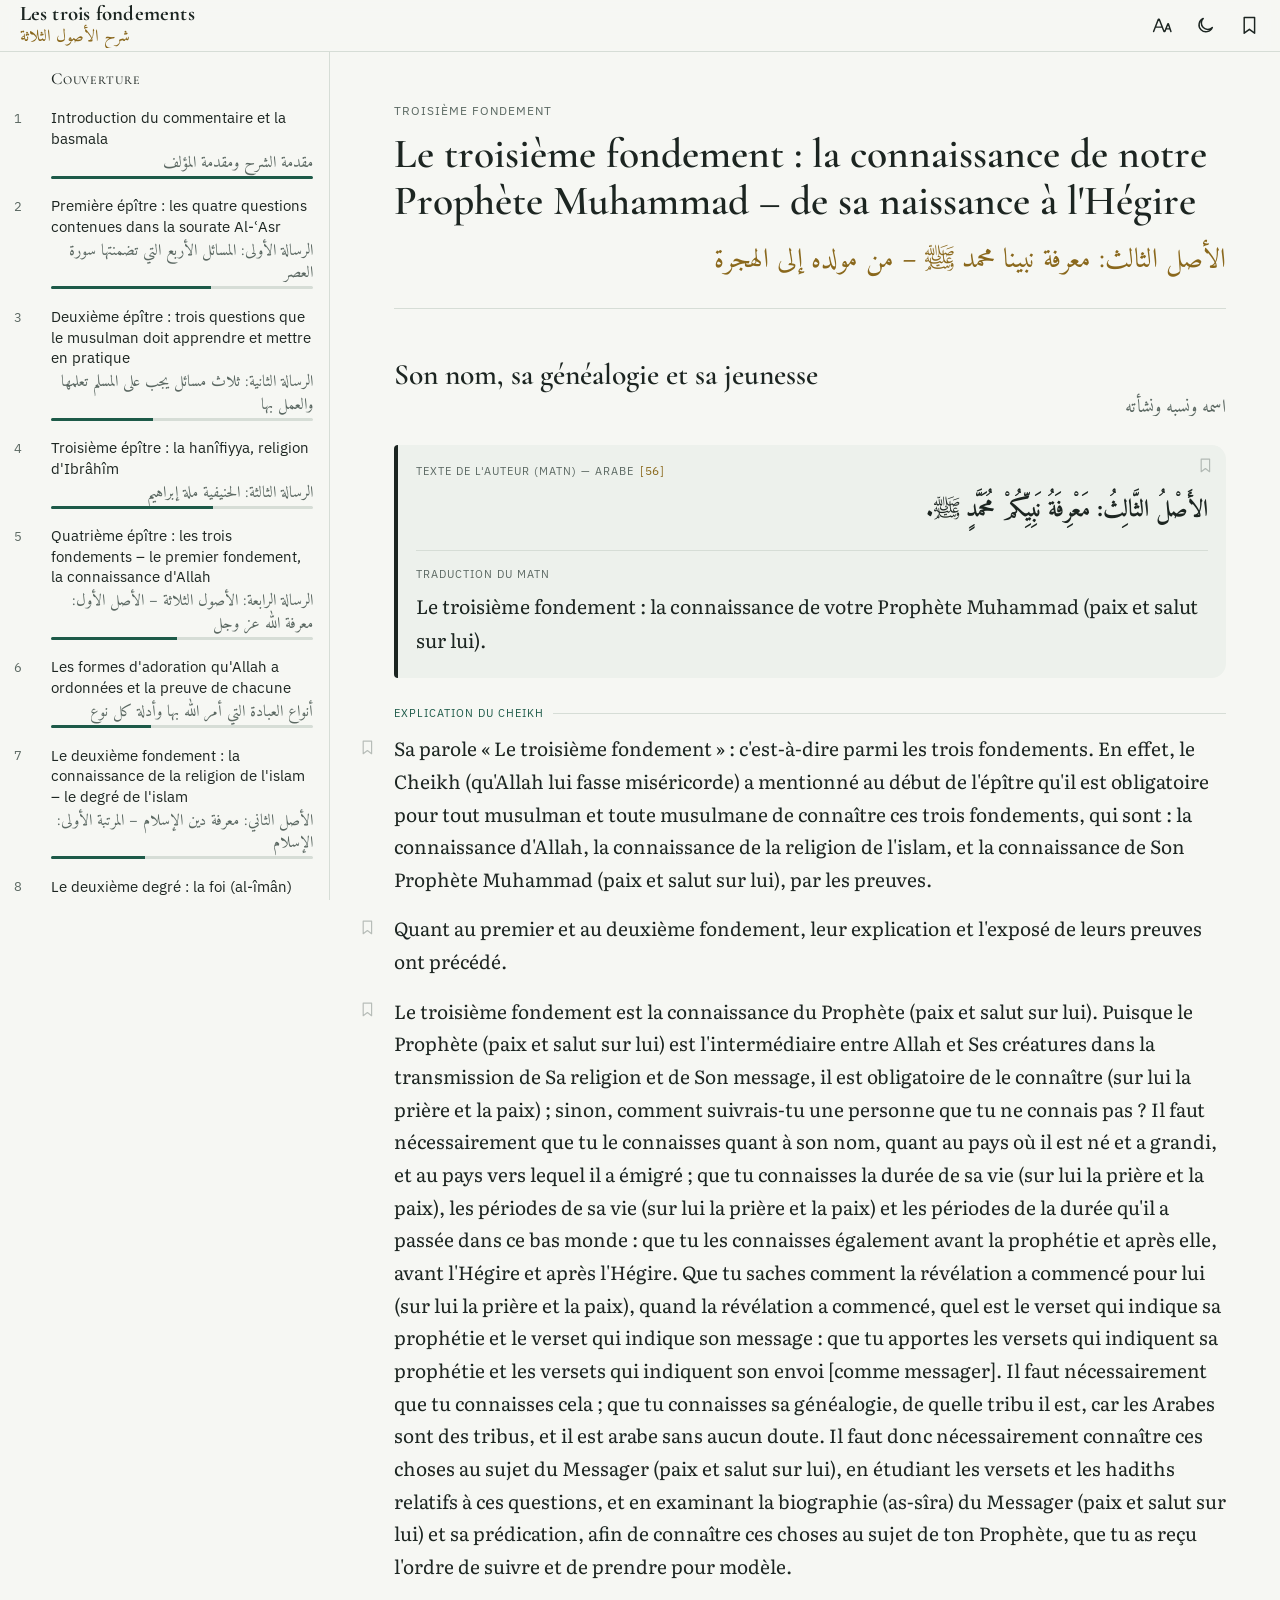
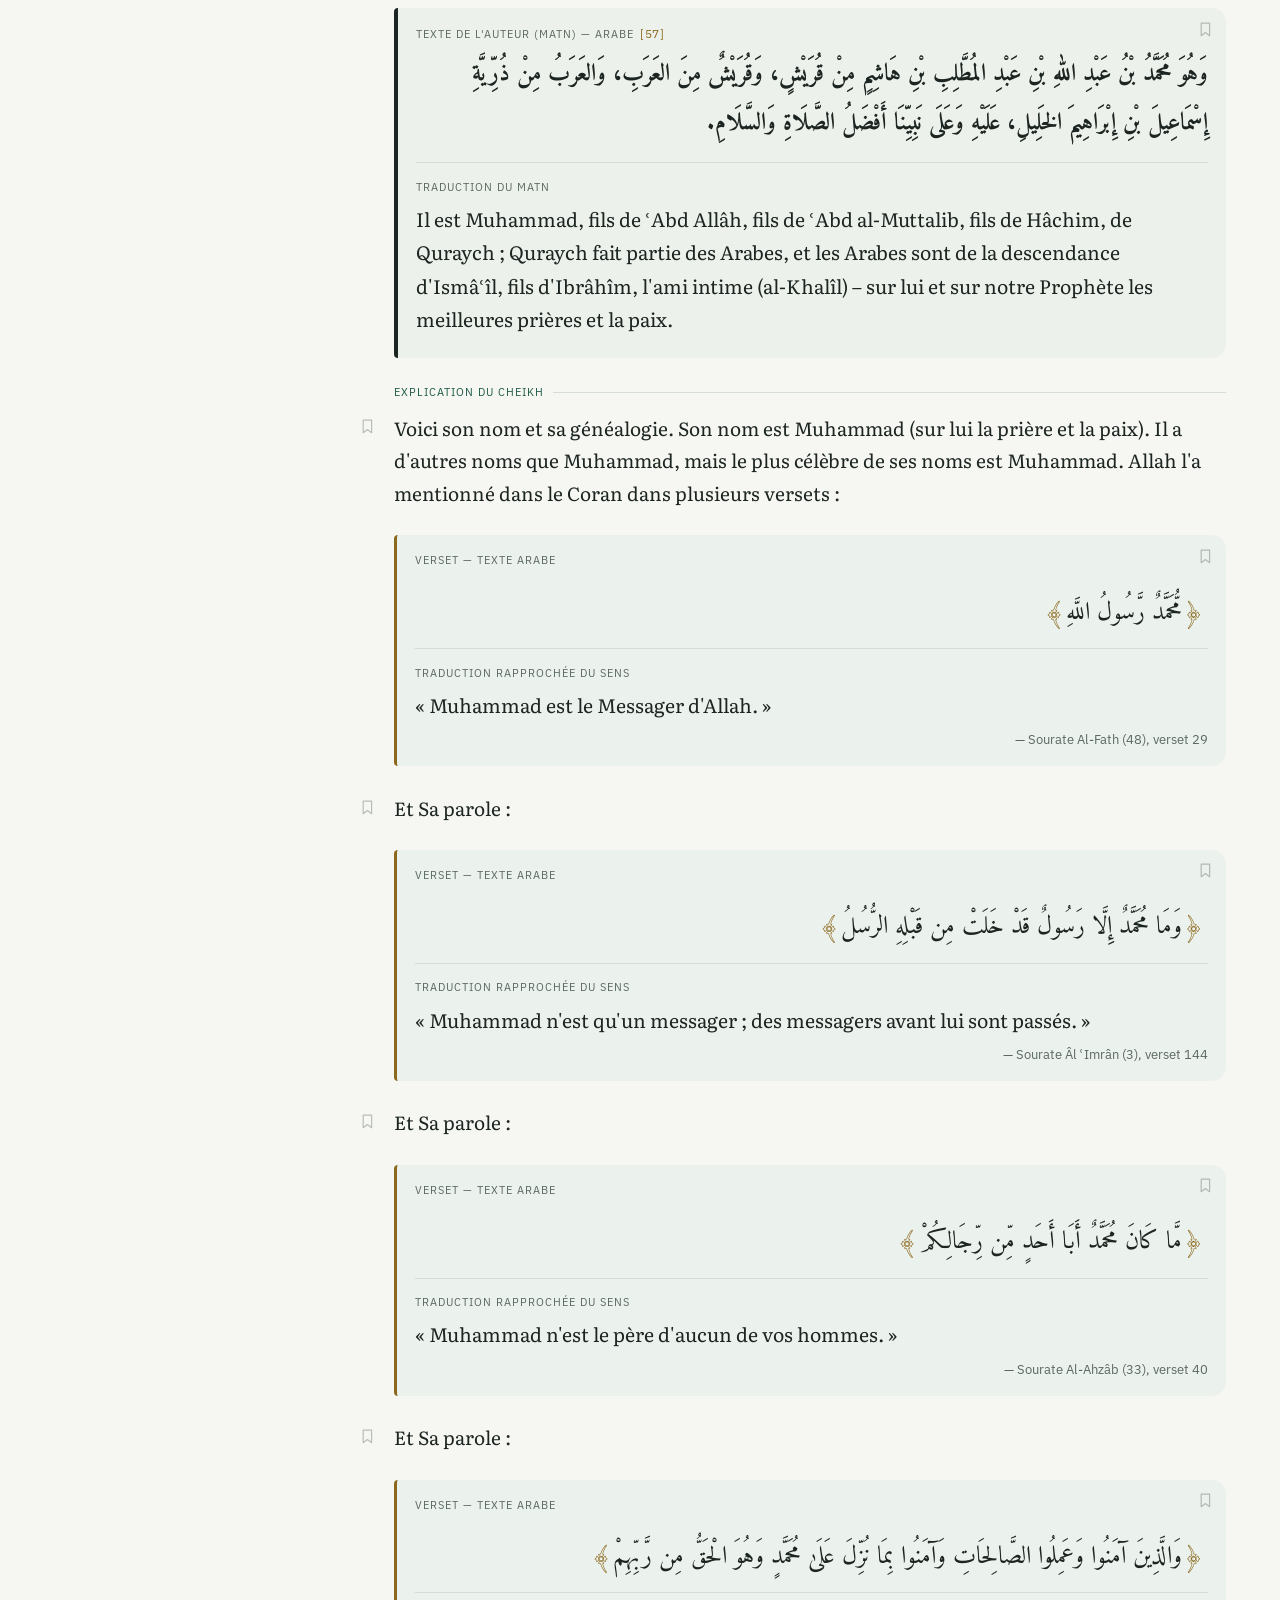
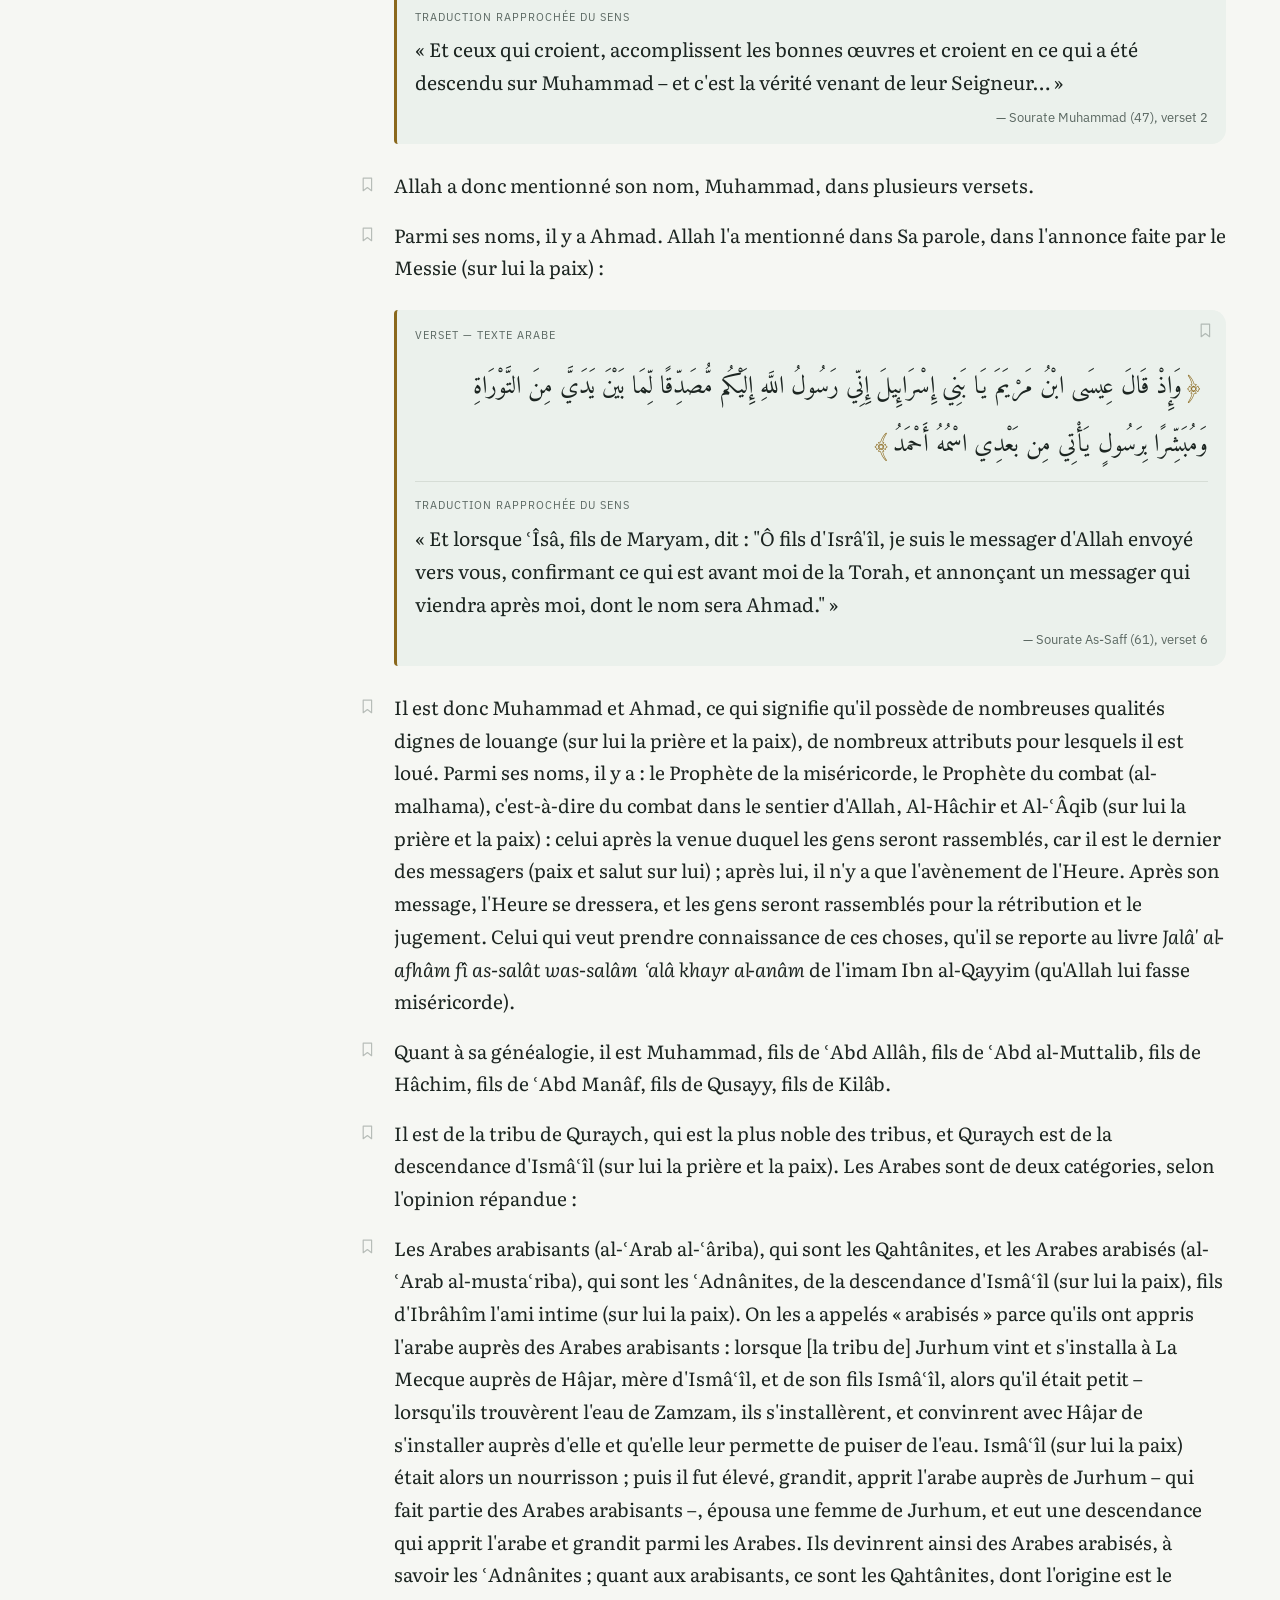
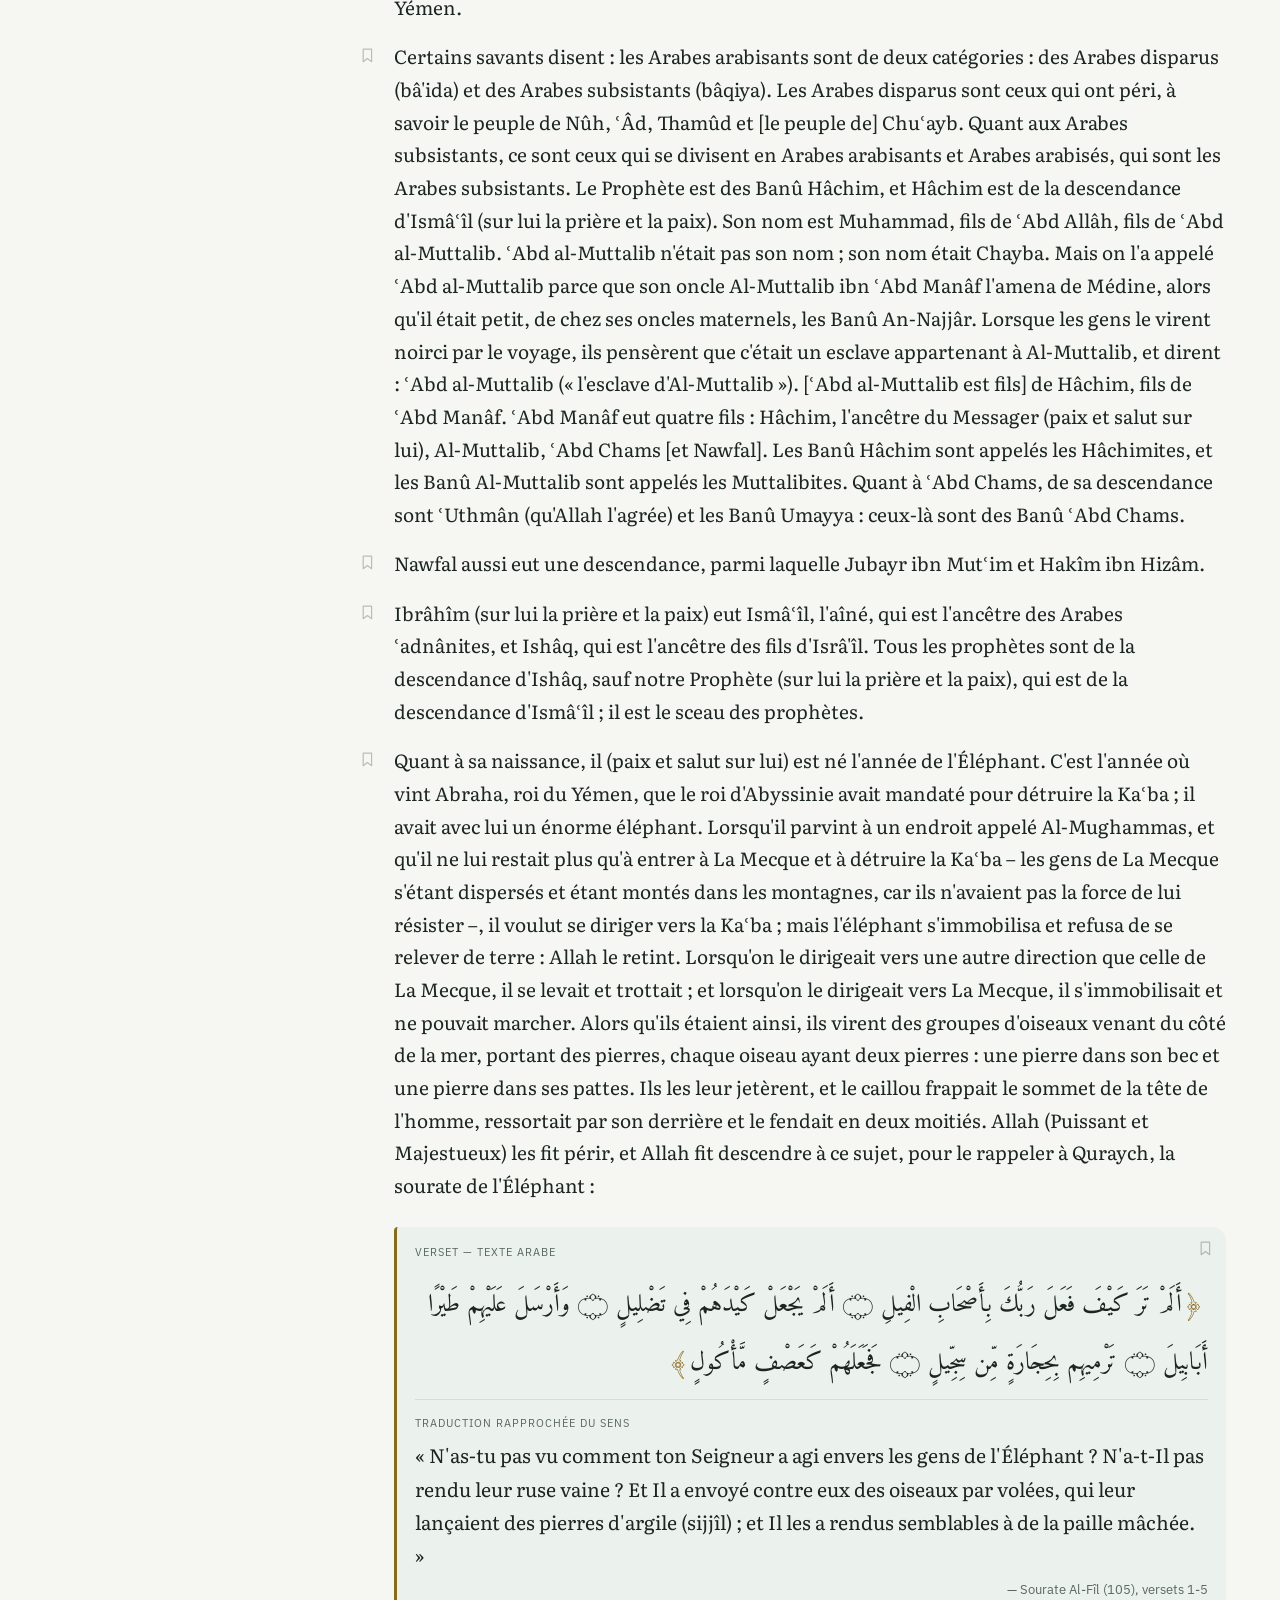
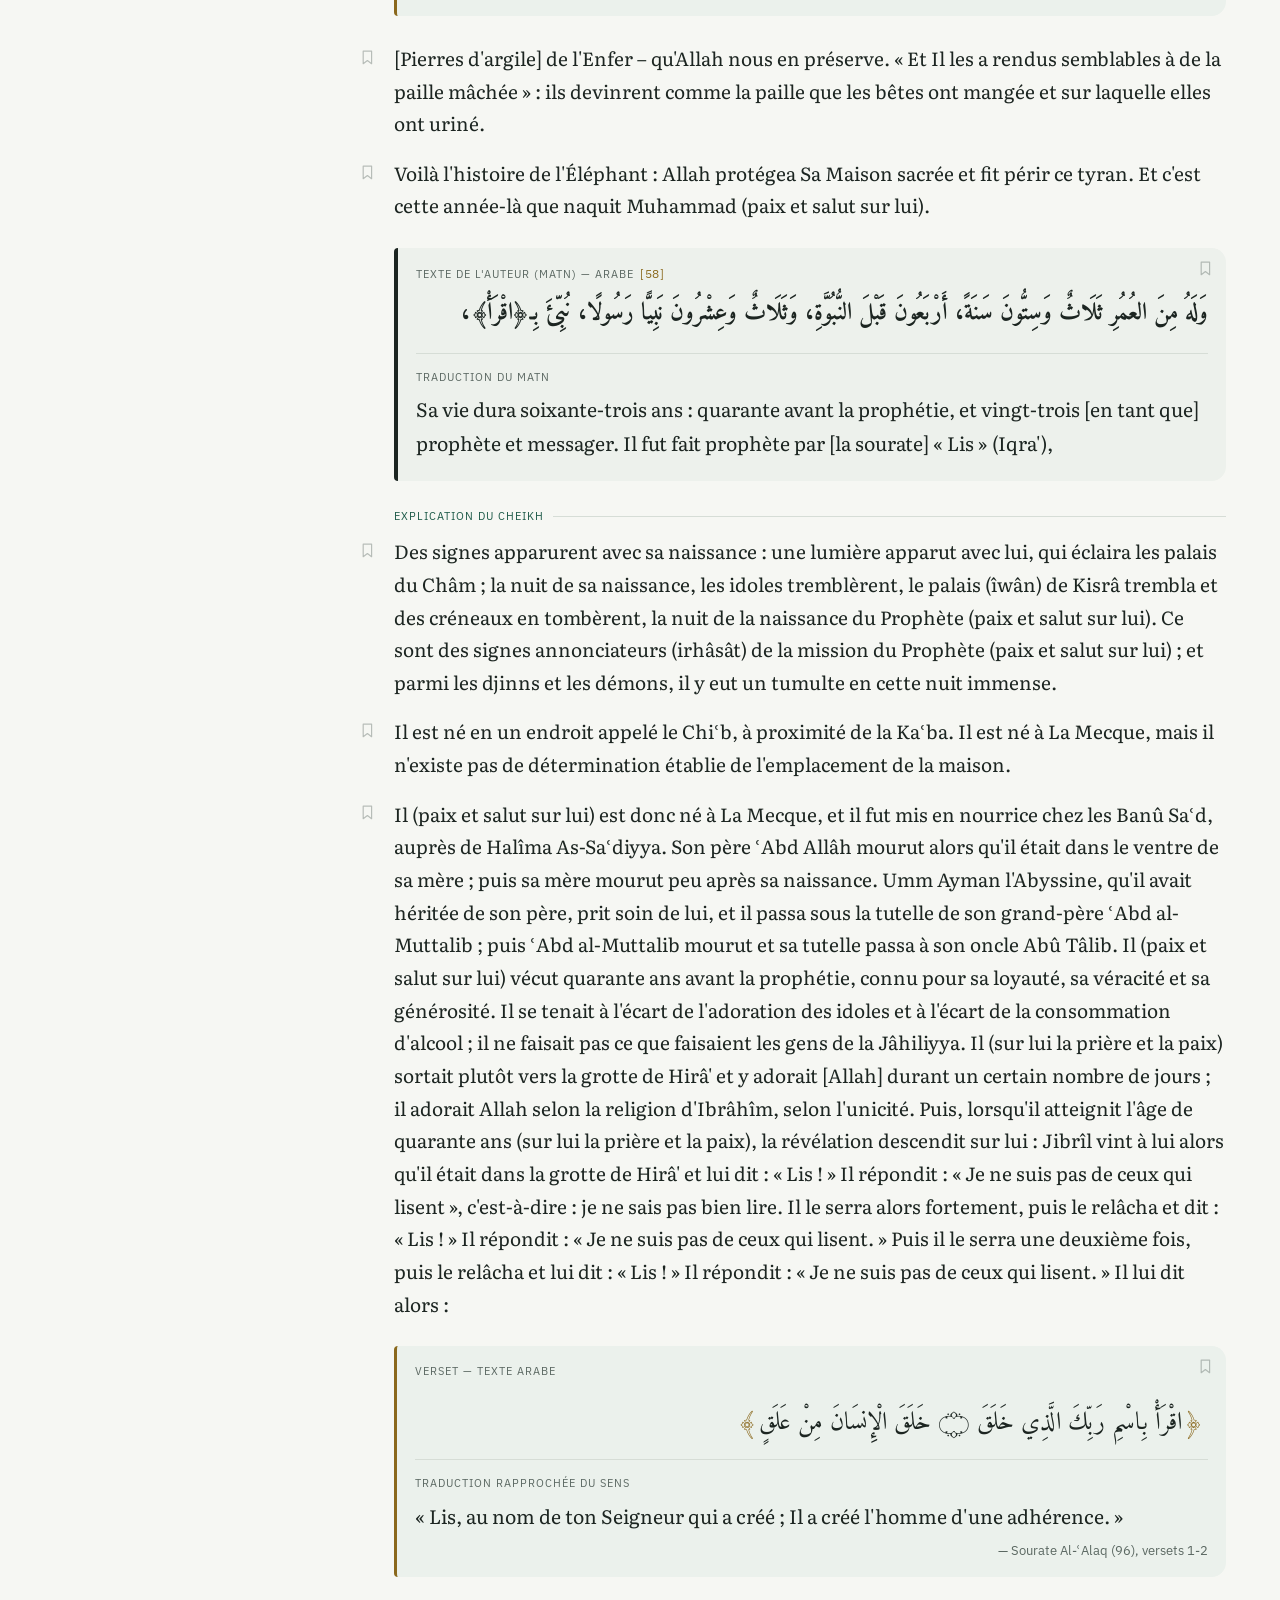
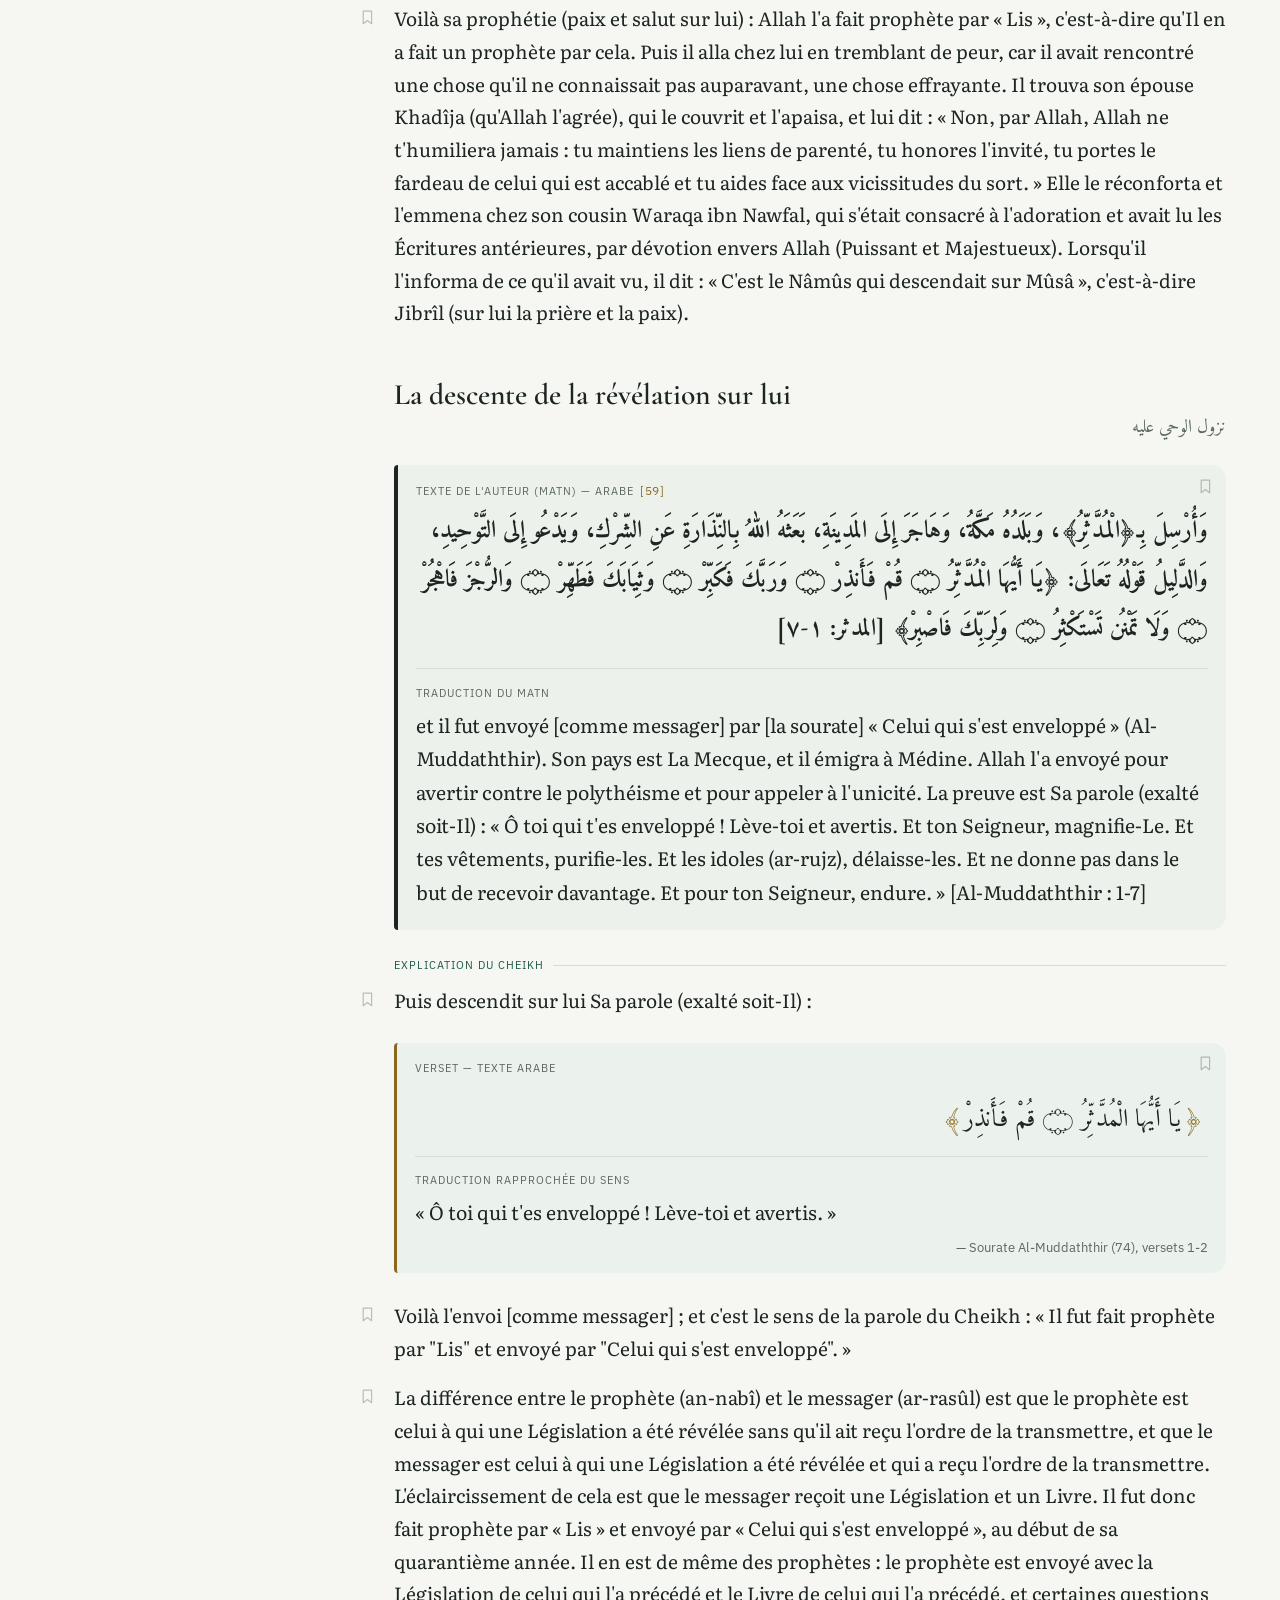
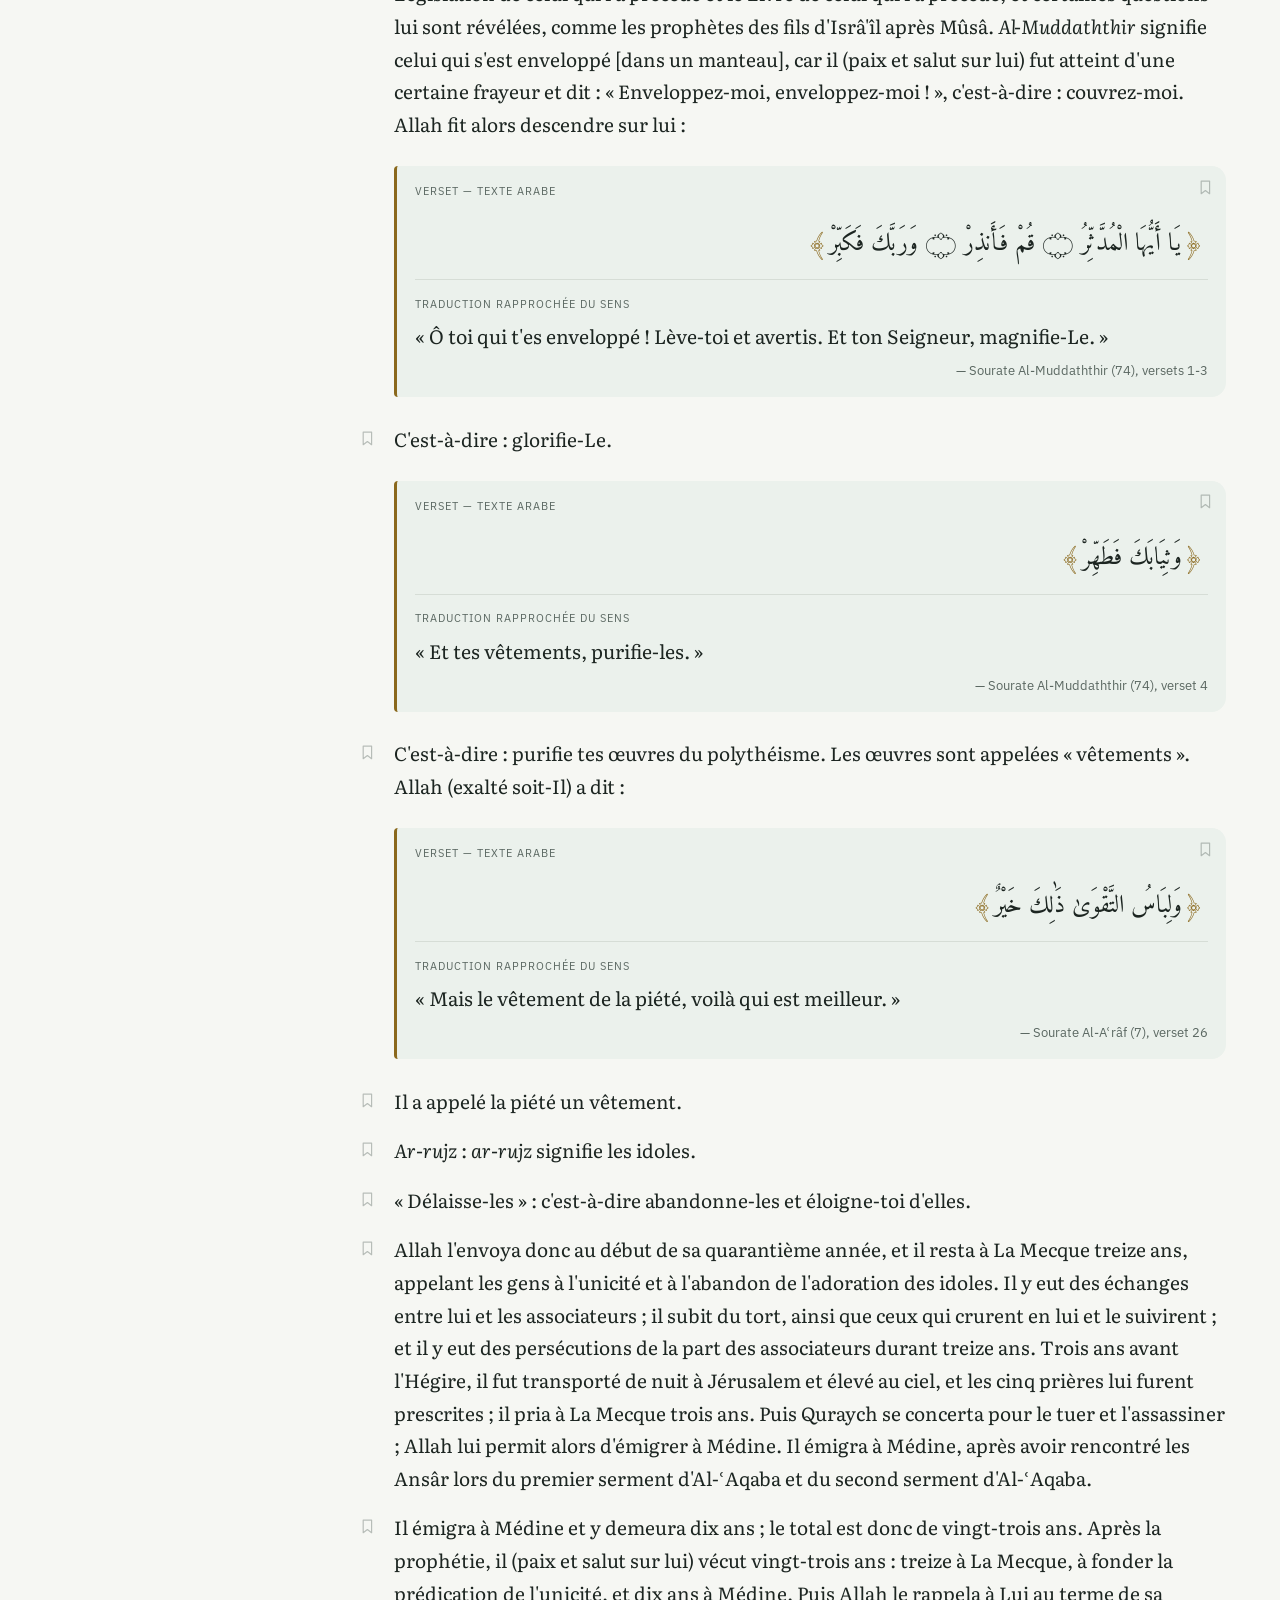
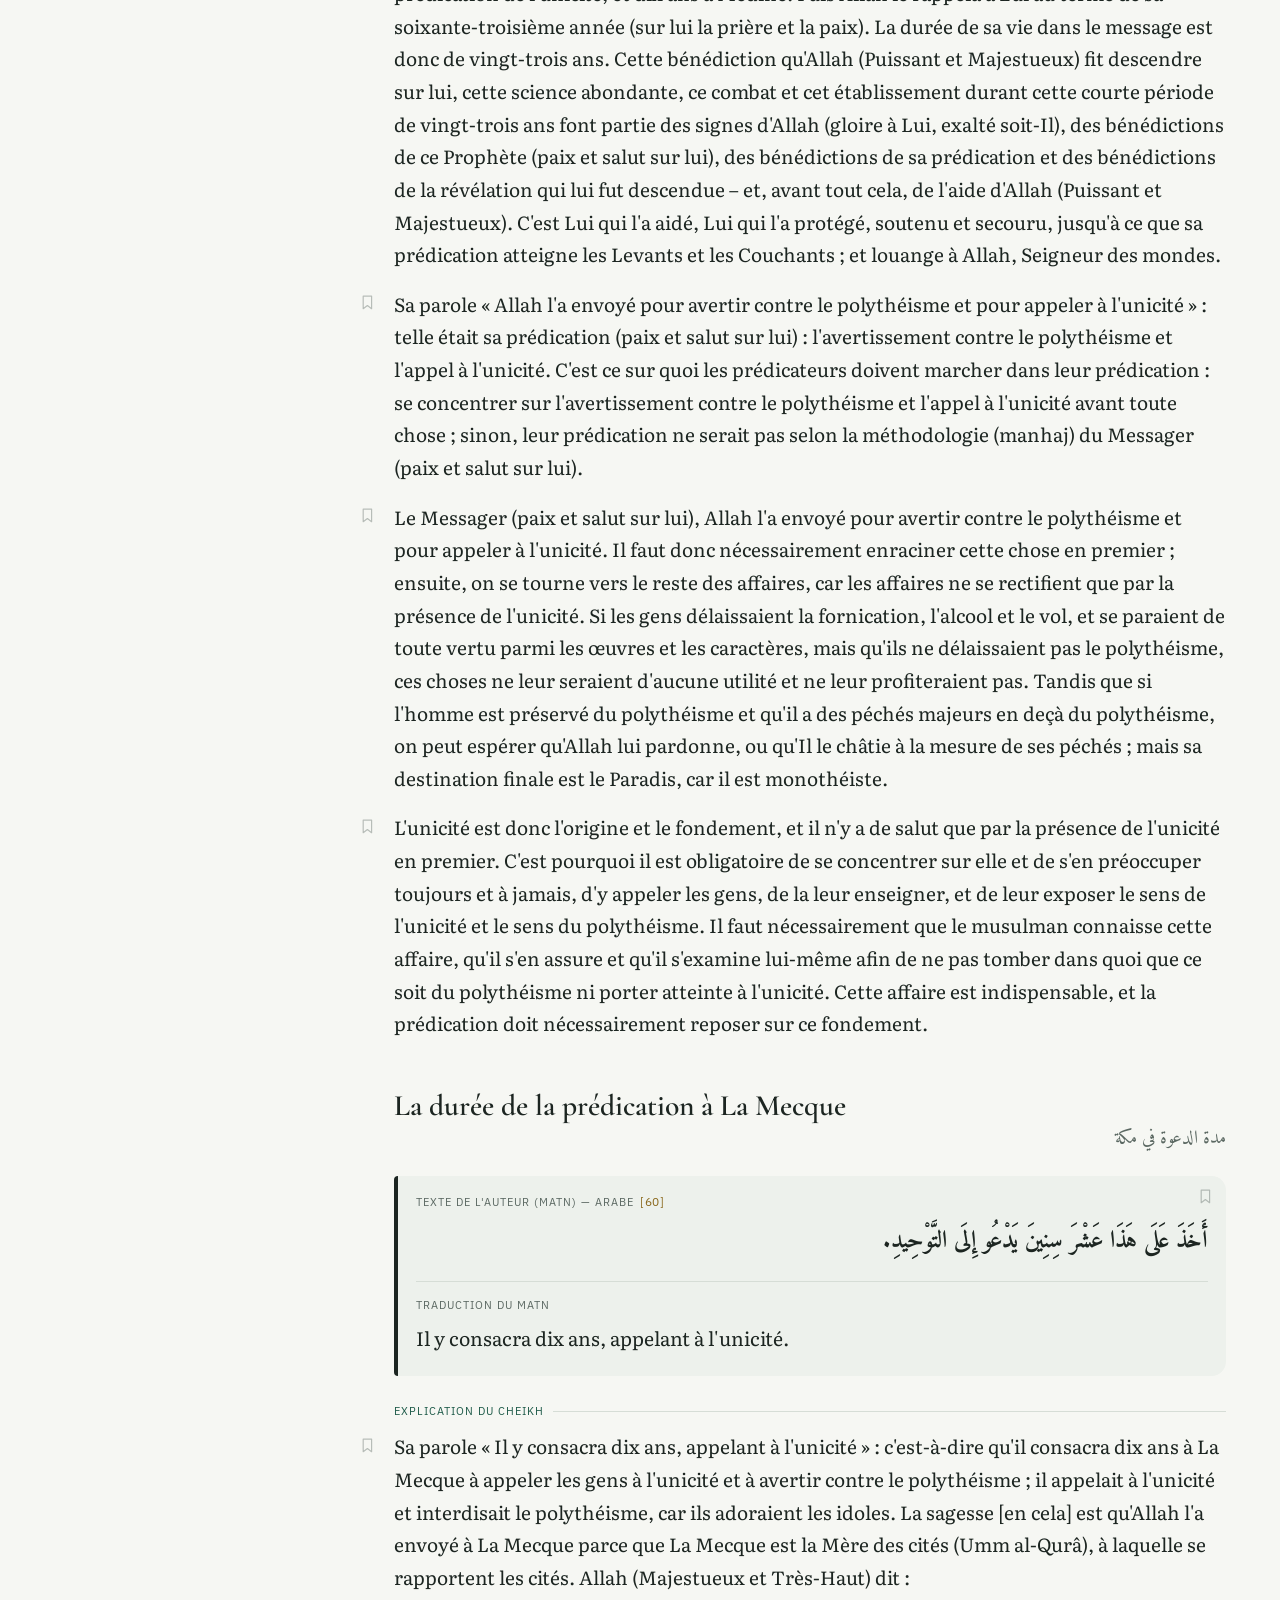
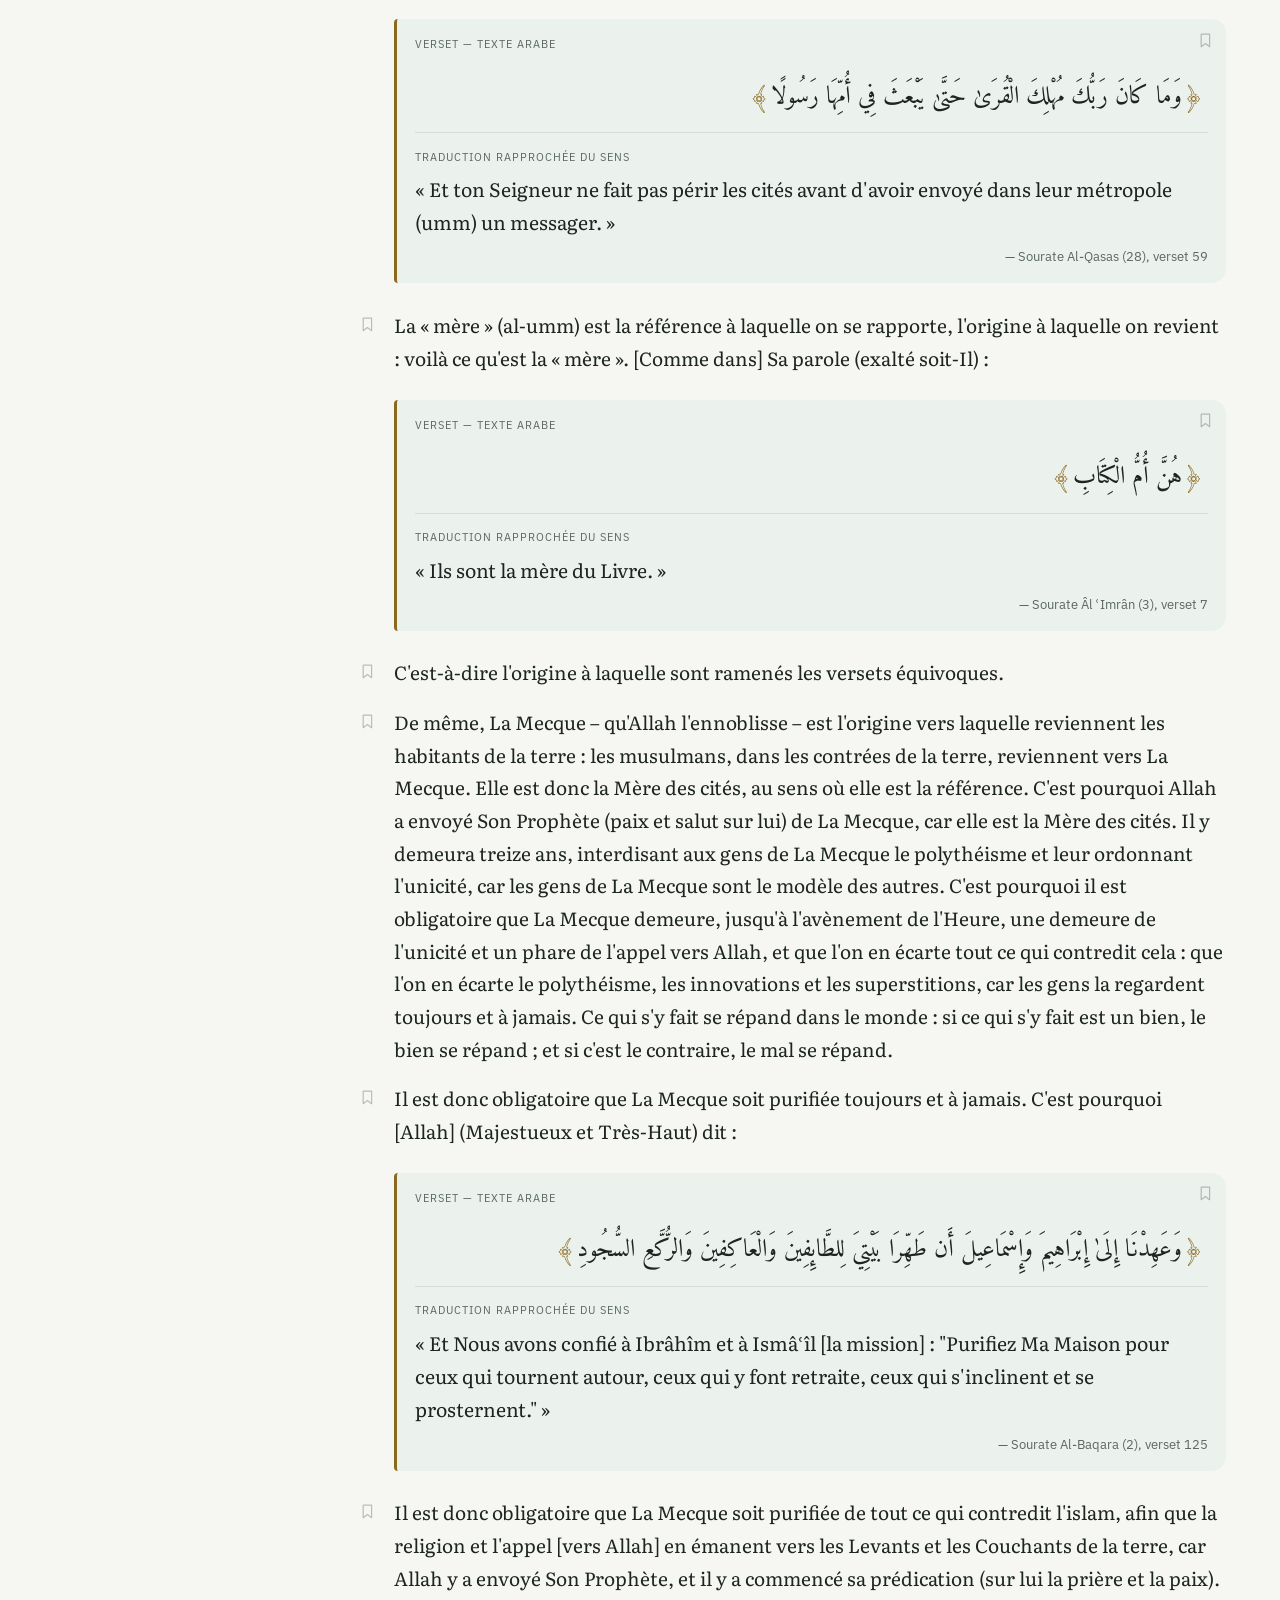
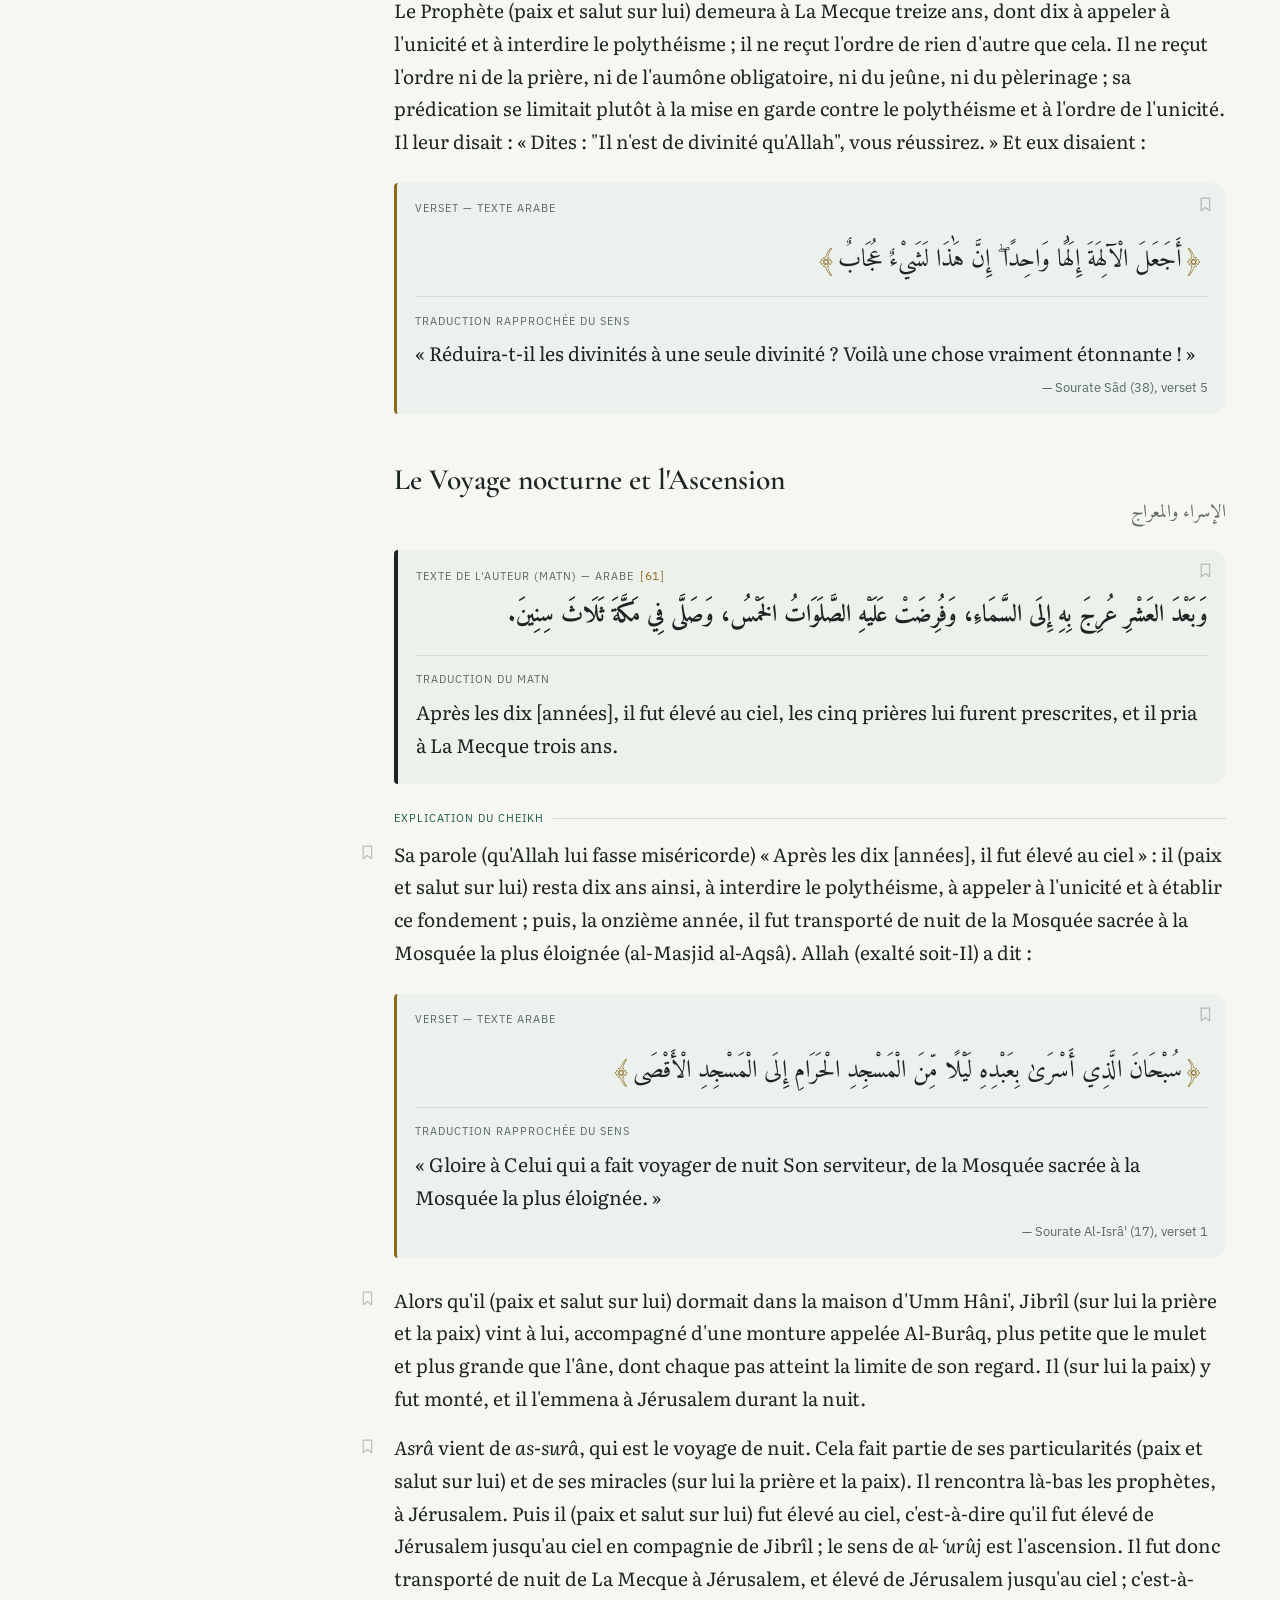
<file: 10-troisieme-fondement.html>
<!doctype html>
<html lang="fr">
<head>
<meta charset="utf-8">
<meta name="viewport" content="width=device-width,initial-scale=1,viewport-fit=cover">
<title>Le troisième fondement : la connaissance de notre Prophète Muhammad – de sa naissance à l'Hégire — Charh al-Usûl ath-Thalâtha</title>
<meta name="description" content="Traduction française intégrale du commentaire de Cheikh Sâlih Al-Fawzân sur « Les trois fondements » de Cheikh Muhammad ibn ʿAbd al-Wahhâb">
<meta name="color-scheme" content="light dark">
<meta name="theme-color" content="#f6f7f3" media="(prefers-color-scheme: light)"><meta name="theme-color" content="#111614" media="(prefers-color-scheme: dark)">
<script>try{var t=sessionStorage.getItem('usul3.theme');if(t)document.documentElement.setAttribute('data-theme',t)}catch(e){}</script>
<link rel="icon" href="assets/icons/logo.svg" type="image/svg+xml">
<link rel="icon" href="assets/icons/icon-32.png" sizes="32x32" type="image/png">
<link rel="apple-touch-icon" href="assets/icons/icon-180.png">
<link rel="manifest" href="manifest.webmanifest">
<link rel="stylesheet" href="fonts/fonts.css">
<link rel="stylesheet" href="assets/style.css">
</head>
<body>
<header class="bar">
  <button class="ico" id="btn-menu" type="button" aria-label="Sommaire" aria-controls="toc"><svg viewBox="0 0 24 24"><path d="M4 6h16M4 12h16M4 18h11"/></svg></button>
  <a class="bar-title" href="index.html"><span class="bt-fr">Les trois fondements</span><span class="bt-ar" lang="ar">شرح الأصول الثلاثة</span></a>
  <div class="bar-tools">
    <button class="ico" id="btn-font" type="button" aria-label="Taille du texte"><svg viewBox="0 0 24 24"><path d="M3 19 8.5 5h1L15 19M5 14h8M16 19l3.5-9h.5L23 19M17 16h5"/></svg></button>
    <button class="ico" id="btn-theme" type="button" aria-label="Thème clair ou sombre"><svg viewBox="0 0 24 24"><path d="M20 14.5A8 8 0 1 1 9.5 4a6.5 6.5 0 0 0 10.5 10.5z"/></svg></button>
    <button class="ico" id="btn-bm" type="button" aria-label="Marque-pages" aria-controls="bmpanel"><svg viewBox="0 0 24 24"><path d="M6 3h12v18l-6-4.5L6 21z"/></svg><span class="badge" id="bm-count" hidden></span></button>
  </div>
  <div class="readbar" aria-hidden="true"><i id="readbar"></i></div>
</header>
<nav class="toc" id="toc" aria-label="Sommaire du livre">
  <div class="toc-head"><strong>Sommaire</strong><button class="ico" id="btn-toc-close" type="button" aria-label="Fermer le sommaire"><svg viewBox="0 0 24 24"><path d="M6 6l12 12M18 6 6 18"/></svg></button></div>
  <ol class="toc-list"><li class="toc-item toc-cover"><a href="index.html#couverture"><span class="toc-n" aria-hidden="true"></span><span class="toc-t">Couverture</span><span class="toc-prog" aria-hidden="true"></span></a></li><li class="toc-item"><a href="01-introduction.html" data-ch="01"><span class="toc-n">1</span><span class="toc-t">Introduction du commentaire et la basmala<span class="toc-ar" lang="ar" dir="rtl">مقدمة الشرح ومقدمة المؤلف</span></span><span class="toc-prog" aria-hidden="true"></span></a></li><li class="toc-item"><a href="02-quatre-questions.html" data-ch="02"><span class="toc-n">2</span><span class="toc-t">Première épître : les quatre questions contenues dans la sourate Al-ʿAsr<span class="toc-ar" lang="ar" dir="rtl">الرسالة الأولى: المسائل الأربع التي تضمنتها سورة العصر</span></span><span class="toc-prog" aria-hidden="true"></span></a></li><li class="toc-item"><a href="03-trois-questions.html" data-ch="03"><span class="toc-n">3</span><span class="toc-t">Deuxième épître : trois questions que le musulman doit apprendre et mettre en pratique<span class="toc-ar" lang="ar" dir="rtl">الرسالة الثانية: ثلاث مسائل يجب على المسلم تعلمها والعمل بها</span></span><span class="toc-prog" aria-hidden="true"></span></a></li><li class="toc-item"><a href="04-hanifiyya.html" data-ch="04"><span class="toc-n">4</span><span class="toc-t">Troisième épître : la hanîfiyya, religion d&#x27;Ibrâhîm<span class="toc-ar" lang="ar" dir="rtl">الرسالة الثالثة: الحنيفية ملة إبراهيم</span></span><span class="toc-prog" aria-hidden="true"></span></a></li><li class="toc-item"><a href="05-premier-fondement.html" data-ch="05"><span class="toc-n">5</span><span class="toc-t">Quatrième épître : les trois fondements – le premier fondement, la connaissance d&#x27;Allah<span class="toc-ar" lang="ar" dir="rtl">الرسالة الرابعة: الأصول الثلاثة – الأصل الأول: معرفة الله عز وجل</span></span><span class="toc-prog" aria-hidden="true"></span></a></li><li class="toc-item"><a href="06-formes-adoration.html" data-ch="06"><span class="toc-n">6</span><span class="toc-t">Les formes d&#x27;adoration qu&#x27;Allah a ordonnées et la preuve de chacune<span class="toc-ar" lang="ar" dir="rtl">أنواع العبادة التي أمر الله بها وأدلة كل نوع</span></span><span class="toc-prog" aria-hidden="true"></span></a></li><li class="toc-item"><a href="07-deuxieme-fondement.html" data-ch="07"><span class="toc-n">7</span><span class="toc-t">Le deuxième fondement : la connaissance de la religion de l&#x27;islam – le degré de l&#x27;islam<span class="toc-ar" lang="ar" dir="rtl">الأصل الثاني: معرفة دين الإسلام – المرتبة الأولى: الإسلام</span></span><span class="toc-prog" aria-hidden="true"></span></a></li><li class="toc-item"><a href="08-degre-iman.html" data-ch="08"><span class="toc-n">8</span><span class="toc-t">Le deuxième degré : la foi (al-îmân)<span class="toc-ar" lang="ar" dir="rtl">المرتبة الثانية: الإيمان</span></span><span class="toc-prog" aria-hidden="true"></span></a></li><li class="toc-item"><a href="09-degre-ihsan.html" data-ch="09"><span class="toc-n">9</span><span class="toc-t">Le troisième degré : l&#x27;excellence (al-ihsân) et le hadith de Jibrîl<span class="toc-ar" lang="ar" dir="rtl">المرتبة الثالثة: الإحسان – حديث جبريل</span></span><span class="toc-prog" aria-hidden="true"></span></a></li><li class="toc-item is-current"><a href="10-troisieme-fondement.html" data-ch="10"><span class="toc-n">10</span><span class="toc-t">Le troisième fondement : la connaissance de notre Prophète Muhammad – de sa naissance à l&#x27;Hégire<span class="toc-ar" lang="ar" dir="rtl">الأصل الثالث: معرفة نبينا محمد ﷺ – من مولده إلى الهجرة</span></span><span class="toc-prog" aria-hidden="true"></span></a><ol class="toc-sub"><li class="l2"><a href="#b1">Son nom, sa généalogie et sa jeunesse</a></li><li class="l2"><a href="#b35">La descente de la révélation sur lui</a></li><li class="l2"><a href="#b54">La durée de la prédication à La Mecque</a></li><li class="l2"><a href="#b66">Le Voyage nocturne et l&#x27;Ascension</a></li><li class="l2"><a href="#b94">L&#x27;émigration à Médine</a></li></ol></li><li class="toc-item"><a href="11-medine-resurrection-messagers.html" data-ch="11"><span class="toc-n">11</span><span class="toc-t">L&#x27;établissement à Médine, la mort du Prophète, la résurrection et les messagers<span class="toc-ar" lang="ar" dir="rtl">الاستقرار في المدينة – وفاته ﷺ – البعث والحساب – الإيمان بالرسل</span></span><span class="toc-prog" aria-hidden="true"></span></a></li><li class="toc-item"><a href="12-taghout.html" data-ch="12"><span class="toc-n">12</span><span class="toc-t">La mécréance envers le Tâghût et la foi en Allah – les catégories de tawâghît<span class="toc-ar" lang="ar" dir="rtl">الكفر بالطاغوت والإيمان بالله – أنواع الطواغيت</span></span><span class="toc-prog" aria-hidden="true"></span></a></li></ol>
  <div class="toc-foot"><button type="button" class="link" id="btn-reset">Réinitialiser la lecture…</button>
  <div class="confirm" id="reset-confirm" hidden><p>Effacer la progression, la position de lecture et tous les marque-pages ?</p><div class="row"><button type="button" class="btn danger" id="reset-yes">Tout effacer</button><button type="button" class="btn" id="reset-no">Annuler</button></div></div></div>
</nav>
<aside class="bmpanel" id="bmpanel" aria-label="Marque-pages" hidden>
  <div class="toc-head"><strong>Marque-pages</strong><button class="ico" id="btn-bm-close" type="button" aria-label="Fermer"><svg viewBox="0 0 24 24"><path d="M6 6l12 12M18 6 6 18"/></svg></button></div>
  <p class="hint">Touchez l'icône <svg class="inl" viewBox="0 0 24 24"><path d="M6 3h12v18l-6-4.5L6 21z"/></svg> en marge d'un passage pour le marquer. Votre position de lecture est enregistrée automatiquement.</p>
  <ol id="bm-list" class="bm-list"></ol>
  <div class="toc-foot"><button type="button" class="link" id="bm-clear">Supprimer tous les marque-pages…</button>
  <div class="confirm" id="bm-confirm" hidden><p>Supprimer tous les marque-pages ?</p><div class="row"><button type="button" class="btn danger" id="bm-yes">Supprimer</button><button type="button" class="btn" id="bm-no">Annuler</button></div></div></div>
</aside>
<div class="scrim" id="scrim" hidden></div>
<div class="fontpop" id="fontpop" hidden><button type="button" class="btn" data-fs="-1" aria-label="Réduire">A−</button><span id="fs-val">100 %</span><button type="button" class="btn" data-fs="1" aria-label="Agrandir">A+</button></div>
<div class="toast" id="toast" role="status" hidden></div>
<main class="page" data-chapter="10">
  <header class="ch-head">
    <p class="ch-kicker">Troisième fondement</p>
    <h1>Le troisième fondement : la connaissance de notre Prophète Muhammad – de sa naissance à l&#x27;Hégire</h1>
    <p class="ch-ar" lang="ar" dir="rtl">الأصل الثالث: معرفة نبينا محمد ﷺ – من مولده إلى الهجرة</p>
  </header>
  <article class="text">
<h2 id="b1" data-b>Son nom, sa généalogie et sa jeunesse<span class="h-ar" lang="ar" dir="rtl">اسمه ونسبه ونشأته</span></h2>
<figure class="cite cite-m" id="b2" data-b><button class="bm" type="button" aria-label="Marquer ce passage" title="Marquer ce passage"><svg viewBox="0 0 24 24" aria-hidden="true"><path d="M6 3h12v18l-6-4.5L6 21z"/></svg></button>
<div class="cite-label">Texte de l'auteur (matn) — arabe<span class="mnum">[56]</span></div>
<blockquote class="ar" lang="ar" dir="rtl">الأَصْلُ الثَّالِثُ: مَعْرِفَةُ نَبِيِّكُمْ مُحَمَّدٍ ﷺ.</blockquote>
<div class="cite-label">Traduction du matn</div>
<p class="tr">Le troisième fondement : la connaissance de votre Prophète Muhammad (paix et salut sur lui).</p>
</figure>
<div class="sharh-label">Explication du Cheikh</div>
<p id="b3" data-b><button class="bm" type="button" aria-label="Marquer ce passage" title="Marquer ce passage"><svg viewBox="0 0 24 24" aria-hidden="true"><path d="M6 3h12v18l-6-4.5L6 21z"/></svg></button>Sa parole « Le troisième fondement » : c'est-à-dire parmi les trois fondements. En effet, le Cheikh (qu'Allah lui fasse miséricorde) a mentionné au début de l'épître qu'il est obligatoire pour tout musulman et toute musulmane de connaître ces trois fondements, qui sont : la connaissance d'Allah, la connaissance de la religion de l'islam, et la connaissance de Son Prophète Muhammad (paix et salut sur lui), par les preuves.</p>
<p id="b4" data-b><button class="bm" type="button" aria-label="Marquer ce passage" title="Marquer ce passage"><svg viewBox="0 0 24 24" aria-hidden="true"><path d="M6 3h12v18l-6-4.5L6 21z"/></svg></button>Quant au premier et au deuxième fondement, leur explication et l'exposé de leurs preuves ont précédé.</p>
<p id="b5" data-b><button class="bm" type="button" aria-label="Marquer ce passage" title="Marquer ce passage"><svg viewBox="0 0 24 24" aria-hidden="true"><path d="M6 3h12v18l-6-4.5L6 21z"/></svg></button>Le troisième fondement est la connaissance du Prophète (paix et salut sur lui). Puisque le Prophète (paix et salut sur lui) est l'intermédiaire entre Allah et Ses créatures dans la transmission de Sa religion et de Son message, il est obligatoire de le connaître (sur lui la prière et la paix) ; sinon, comment suivrais-tu une personne que tu ne connais pas ? Il faut nécessairement que tu le connaisses quant à son nom, quant au pays où il est né et a grandi, et au pays vers lequel il a émigré ; que tu connaisses la durée de sa vie (sur lui la prière et la paix), les périodes de sa vie (sur lui la prière et la paix) et les périodes de la durée qu'il a passée dans ce bas monde : que tu les connaisses également avant la prophétie et après elle, avant l'Hégire et après l'Hégire. Que tu saches comment la révélation a commencé pour lui (sur lui la prière et la paix), quand la révélation a commencé, quel est le verset qui indique sa prophétie et le verset qui indique son message : que tu apportes les versets qui indiquent sa prophétie et les versets qui indiquent son envoi [comme messager]. Il faut nécessairement que tu connaisses cela ; que tu connaisses sa généalogie, de quelle tribu il est, car les Arabes sont des tribus, et il est arabe sans aucun doute. Il faut donc nécessairement connaître ces choses au sujet du Messager (paix et salut sur lui), en étudiant les versets et les hadiths relatifs à ces questions, et en examinant la biographie (as-sîra) du Messager (paix et salut sur lui) et sa prédication, afin de connaître ces choses au sujet de ton Prophète, que tu as reçu l'ordre de suivre et de prendre pour modèle.</p>
<figure class="cite cite-m" id="b6" data-b><button class="bm" type="button" aria-label="Marquer ce passage" title="Marquer ce passage"><svg viewBox="0 0 24 24" aria-hidden="true"><path d="M6 3h12v18l-6-4.5L6 21z"/></svg></button>
<div class="cite-label">Texte de l'auteur (matn) — arabe<span class="mnum">[57]</span></div>
<blockquote class="ar" lang="ar" dir="rtl">وَهُوَ مُحَمَّدُ بْنُ عَبْدِ اللهِ بْنِ عَبْدِ المُطَّلِبِ بْنِ هَاشِمٍ مِنْ قُرَيْشٍ، وَقُرَيْشٌ مِنَ العَرَبِ، وَالعَرَبُ مِنْ ذُرِّيَّةِ إِسْمَاعِيلَ بْنِ إِبْرَاهِيمَ الخَلِيلِ، عَلَيْهِ وَعَلَى نَبِيِّنَا أَفْضَلُ الصَّلَاةِ وَالسَّلَامِ.</blockquote>
<div class="cite-label">Traduction du matn</div>
<p class="tr">Il est Muhammad, fils de ʿAbd Allâh, fils de ʿAbd al-Muttalib, fils de Hâchim, de Quraych ; Quraych fait partie des Arabes, et les Arabes sont de la descendance d'Ismâʿîl, fils d'Ibrâhîm, l'ami intime (al-Khalîl) – sur lui et sur notre Prophète les meilleures prières et la paix.</p>
</figure>
<div class="sharh-label">Explication du Cheikh</div>
<p id="b7" data-b><button class="bm" type="button" aria-label="Marquer ce passage" title="Marquer ce passage"><svg viewBox="0 0 24 24" aria-hidden="true"><path d="M6 3h12v18l-6-4.5L6 21z"/></svg></button>Voici son nom et sa généalogie. Son nom est Muhammad (sur lui la prière et la paix). Il a d'autres noms que Muhammad, mais le plus célèbre de ses noms est Muhammad. Allah l'a mentionné dans le Coran dans plusieurs versets :</p>
<figure class="cite cite-q" id="b8" data-b><button class="bm" type="button" aria-label="Marquer ce passage" title="Marquer ce passage"><svg viewBox="0 0 24 24" aria-hidden="true"><path d="M6 3h12v18l-6-4.5L6 21z"/></svg></button>
<div class="cite-label">Verset — texte arabe</div>
<blockquote class="ar ar-q" lang="ar" dir="rtl"><span class="orn">﴿</span>مُّحَمَّدٌ رَّسُولُ اللَّهِ<span class="orn">﴾</span></blockquote>
<div class="cite-label">Traduction rapprochée du sens</div>
<p class="tr">« Muhammad est le Messager d'Allah. »</p>
<figcaption class="ref">Sourate Al-Fath (48), verset 29</figcaption>
</figure>
<p id="b9" data-b><button class="bm" type="button" aria-label="Marquer ce passage" title="Marquer ce passage"><svg viewBox="0 0 24 24" aria-hidden="true"><path d="M6 3h12v18l-6-4.5L6 21z"/></svg></button>Et Sa parole :</p>
<figure class="cite cite-q" id="b10" data-b><button class="bm" type="button" aria-label="Marquer ce passage" title="Marquer ce passage"><svg viewBox="0 0 24 24" aria-hidden="true"><path d="M6 3h12v18l-6-4.5L6 21z"/></svg></button>
<div class="cite-label">Verset — texte arabe</div>
<blockquote class="ar ar-q" lang="ar" dir="rtl"><span class="orn">﴿</span>وَمَا مُحَمَّدٌ إِلَّا رَسُولٌ قَدْ خَلَتْ مِن قَبْلِهِ الرُّسُلُ<span class="orn">﴾</span></blockquote>
<div class="cite-label">Traduction rapprochée du sens</div>
<p class="tr">« Muhammad n'est qu'un messager ; des messagers avant lui sont passés. »</p>
<figcaption class="ref">Sourate Âl ʿImrân (3), verset 144</figcaption>
</figure>
<p id="b11" data-b><button class="bm" type="button" aria-label="Marquer ce passage" title="Marquer ce passage"><svg viewBox="0 0 24 24" aria-hidden="true"><path d="M6 3h12v18l-6-4.5L6 21z"/></svg></button>Et Sa parole :</p>
<figure class="cite cite-q" id="b12" data-b><button class="bm" type="button" aria-label="Marquer ce passage" title="Marquer ce passage"><svg viewBox="0 0 24 24" aria-hidden="true"><path d="M6 3h12v18l-6-4.5L6 21z"/></svg></button>
<div class="cite-label">Verset — texte arabe</div>
<blockquote class="ar ar-q" lang="ar" dir="rtl"><span class="orn">﴿</span>مَّا كَانَ مُحَمَّدٌ أَبَا أَحَدٍ مِّن رِّجَالِكُمْ<span class="orn">﴾</span></blockquote>
<div class="cite-label">Traduction rapprochée du sens</div>
<p class="tr">« Muhammad n'est le père d'aucun de vos hommes. »</p>
<figcaption class="ref">Sourate Al-Ahzâb (33), verset 40</figcaption>
</figure>
<p id="b13" data-b><button class="bm" type="button" aria-label="Marquer ce passage" title="Marquer ce passage"><svg viewBox="0 0 24 24" aria-hidden="true"><path d="M6 3h12v18l-6-4.5L6 21z"/></svg></button>Et Sa parole :</p>
<figure class="cite cite-q" id="b14" data-b><button class="bm" type="button" aria-label="Marquer ce passage" title="Marquer ce passage"><svg viewBox="0 0 24 24" aria-hidden="true"><path d="M6 3h12v18l-6-4.5L6 21z"/></svg></button>
<div class="cite-label">Verset — texte arabe</div>
<blockquote class="ar ar-q" lang="ar" dir="rtl"><span class="orn">﴿</span>وَالَّذِينَ آمَنُوا وَعَمِلُوا الصَّالِحَاتِ وَآمَنُوا بِمَا نُزِّلَ عَلَىٰ مُحَمَّدٍ وَهُوَ الْحَقُّ مِن رَّبِّهِمْ<span class="orn">﴾</span></blockquote>
<div class="cite-label">Traduction rapprochée du sens</div>
<p class="tr">« Et ceux qui croient, accomplissent les bonnes œuvres et croient en ce qui a été descendu sur Muhammad – et c'est la vérité venant de leur Seigneur… »</p>
<figcaption class="ref">Sourate Muhammad (47), verset 2</figcaption>
</figure>
<p id="b15" data-b><button class="bm" type="button" aria-label="Marquer ce passage" title="Marquer ce passage"><svg viewBox="0 0 24 24" aria-hidden="true"><path d="M6 3h12v18l-6-4.5L6 21z"/></svg></button>Allah a donc mentionné son nom, Muhammad, dans plusieurs versets.</p>
<p id="b16" data-b><button class="bm" type="button" aria-label="Marquer ce passage" title="Marquer ce passage"><svg viewBox="0 0 24 24" aria-hidden="true"><path d="M6 3h12v18l-6-4.5L6 21z"/></svg></button>Parmi ses noms, il y a Ahmad. Allah l'a mentionné dans Sa parole, dans l'annonce faite par le Messie (sur lui la paix) :</p>
<figure class="cite cite-q" id="b17" data-b><button class="bm" type="button" aria-label="Marquer ce passage" title="Marquer ce passage"><svg viewBox="0 0 24 24" aria-hidden="true"><path d="M6 3h12v18l-6-4.5L6 21z"/></svg></button>
<div class="cite-label">Verset — texte arabe</div>
<blockquote class="ar ar-q" lang="ar" dir="rtl"><span class="orn">﴿</span>وَإِذْ قَالَ عِيسَى ابْنُ مَرْيَمَ يَا بَنِي إِسْرَائِيلَ إِنِّي رَسُولُ اللَّهِ إِلَيْكُم مُّصَدِّقًا لِّمَا بَيْنَ يَدَيَّ مِنَ التَّوْرَاةِ وَمُبَشِّرًا بِرَسُولٍ يَأْتِي مِن بَعْدِي اسْمُهُ أَحْمَدُ<span class="orn">﴾</span></blockquote>
<div class="cite-label">Traduction rapprochée du sens</div>
<p class="tr">« Et lorsque ʿÎsâ, fils de Maryam, dit : "Ô fils d'Isrâ'îl, je suis le messager d'Allah envoyé vers vous, confirmant ce qui est avant moi de la Torah, et annonçant un messager qui viendra après moi, dont le nom sera Ahmad." »</p>
<figcaption class="ref">Sourate As-Saff (61), verset 6</figcaption>
</figure>
<p id="b18" data-b><button class="bm" type="button" aria-label="Marquer ce passage" title="Marquer ce passage"><svg viewBox="0 0 24 24" aria-hidden="true"><path d="M6 3h12v18l-6-4.5L6 21z"/></svg></button>Il est donc Muhammad et Ahmad, ce qui signifie qu'il possède de nombreuses qualités dignes de louange (sur lui la prière et la paix), de nombreux attributs pour lesquels il est loué. Parmi ses noms, il y a : le Prophète de la miséricorde, le Prophète du combat (al-malhama), c'est-à-dire du combat dans le sentier d'Allah, Al-Hâchir et Al-ʿÂqib (sur lui la prière et la paix) : celui après la venue duquel les gens seront rassemblés, car il est le dernier des messagers (paix et salut sur lui) ; après lui, il n'y a que l'avènement de l'Heure. Après son message, l'Heure se dressera, et les gens seront rassemblés pour la rétribution et le jugement. Celui qui veut prendre connaissance de ces choses, qu'il se reporte au livre <em>Jalâ' al-afhâm fî as-salât was-salâm ʿalâ khayr al-anâm</em> de l'imam Ibn al-Qayyim (qu'Allah lui fasse miséricorde).</p>
<p id="b19" data-b><button class="bm" type="button" aria-label="Marquer ce passage" title="Marquer ce passage"><svg viewBox="0 0 24 24" aria-hidden="true"><path d="M6 3h12v18l-6-4.5L6 21z"/></svg></button>Quant à sa généalogie, il est Muhammad, fils de ʿAbd Allâh, fils de ʿAbd al-Muttalib, fils de Hâchim, fils de ʿAbd Manâf, fils de Qusayy, fils de Kilâb.</p>
<p id="b20" data-b><button class="bm" type="button" aria-label="Marquer ce passage" title="Marquer ce passage"><svg viewBox="0 0 24 24" aria-hidden="true"><path d="M6 3h12v18l-6-4.5L6 21z"/></svg></button>Il est de la tribu de Quraych, qui est la plus noble des tribus, et Quraych est de la descendance d'Ismâʿîl (sur lui la prière et la paix). Les Arabes sont de deux catégories, selon l'opinion répandue :</p>
<p id="b21" data-b><button class="bm" type="button" aria-label="Marquer ce passage" title="Marquer ce passage"><svg viewBox="0 0 24 24" aria-hidden="true"><path d="M6 3h12v18l-6-4.5L6 21z"/></svg></button>Les Arabes arabisants (al-ʿArab al-ʿâriba), qui sont les Qahtânites, et les Arabes arabisés (al-ʿArab al-mustaʿriba), qui sont les ʿAdnânites, de la descendance d'Ismâʿîl (sur lui la paix), fils d'Ibrâhîm l'ami intime (sur lui la paix). On les a appelés « arabisés » parce qu'ils ont appris l'arabe auprès des Arabes arabisants : lorsque [la tribu de] Jurhum vint et s'installa à La Mecque auprès de Hâjar, mère d'Ismâʿîl, et de son fils Ismâʿîl, alors qu'il était petit – lorsqu'ils trouvèrent l'eau de Zamzam, ils s'installèrent, et convinrent avec Hâjar de s'installer auprès d'elle et qu'elle leur permette de puiser de l'eau. Ismâʿîl (sur lui la paix) était alors un nourrisson ; puis il fut élevé, grandit, apprit l'arabe auprès de Jurhum – qui fait partie des Arabes arabisants –, épousa une femme de Jurhum, et eut une descendance qui apprit l'arabe et grandit parmi les Arabes. Ils devinrent ainsi des Arabes arabisés, à savoir les ʿAdnânites ; quant aux arabisants, ce sont les Qahtânites, dont l'origine est le Yémen.</p>
<p id="b22" data-b><button class="bm" type="button" aria-label="Marquer ce passage" title="Marquer ce passage"><svg viewBox="0 0 24 24" aria-hidden="true"><path d="M6 3h12v18l-6-4.5L6 21z"/></svg></button>Certains savants disent : les Arabes arabisants sont de deux catégories : des Arabes disparus (bâ'ida) et des Arabes subsistants (bâqiya). Les Arabes disparus sont ceux qui ont péri, à savoir le peuple de Nûh, ʿÂd, Thamûd et [le peuple de] Chuʿayb. Quant aux Arabes subsistants, ce sont ceux qui se divisent en Arabes arabisants et Arabes arabisés, qui sont les Arabes subsistants. Le Prophète est des Banû Hâchim, et Hâchim est de la descendance d'Ismâʿîl (sur lui la prière et la paix). Son nom est Muhammad, fils de ʿAbd Allâh, fils de ʿAbd al-Muttalib. ʿAbd al-Muttalib n'était pas son nom ; son nom était Chayba. Mais on l'a appelé ʿAbd al-Muttalib parce que son oncle Al-Muttalib ibn ʿAbd Manâf l'amena de Médine, alors qu'il était petit, de chez ses oncles maternels, les Banû An-Najjâr. Lorsque les gens le virent noirci par le voyage, ils pensèrent que c'était un esclave appartenant à Al-Muttalib, et dirent : ʿAbd al-Muttalib (« l'esclave d'Al-Muttalib »). [ʿAbd al-Muttalib est fils] de Hâchim, fils de ʿAbd Manâf. ʿAbd Manâf eut quatre fils : Hâchim, l'ancêtre du Messager (paix et salut sur lui), Al-Muttalib, ʿAbd Chams [et Nawfal]. Les Banû Hâchim sont appelés les Hâchimites, et les Banû Al-Muttalib sont appelés les Muttalibites. Quant à ʿAbd Chams, de sa descendance sont ʿUthmân (qu'Allah l'agrée) et les Banû Umayya : ceux-là sont des Banû ʿAbd Chams.</p>
<p id="b23" data-b><button class="bm" type="button" aria-label="Marquer ce passage" title="Marquer ce passage"><svg viewBox="0 0 24 24" aria-hidden="true"><path d="M6 3h12v18l-6-4.5L6 21z"/></svg></button>Nawfal aussi eut une descendance, parmi laquelle Jubayr ibn Mutʿim et Hakîm ibn Hizâm.</p>
<p id="b24" data-b><button class="bm" type="button" aria-label="Marquer ce passage" title="Marquer ce passage"><svg viewBox="0 0 24 24" aria-hidden="true"><path d="M6 3h12v18l-6-4.5L6 21z"/></svg></button>Ibrâhîm (sur lui la prière et la paix) eut Ismâʿîl, l'aîné, qui est l'ancêtre des Arabes ʿadnânites, et Ishâq, qui est l'ancêtre des fils d'Isrâ'îl. Tous les prophètes sont de la descendance d'Ishâq, sauf notre Prophète (sur lui la prière et la paix), qui est de la descendance d'Ismâʿîl ; il est le sceau des prophètes.</p>
<p id="b25" data-b><button class="bm" type="button" aria-label="Marquer ce passage" title="Marquer ce passage"><svg viewBox="0 0 24 24" aria-hidden="true"><path d="M6 3h12v18l-6-4.5L6 21z"/></svg></button>Quant à sa naissance, il (paix et salut sur lui) est né l'année de l'Éléphant. C'est l'année où vint Abraha, roi du Yémen, que le roi d'Abyssinie avait mandaté pour détruire la Kaʿba ; il avait avec lui un énorme éléphant. Lorsqu'il parvint à un endroit appelé Al-Mughammas, et qu'il ne lui restait plus qu'à entrer à La Mecque et à détruire la Kaʿba – les gens de La Mecque s'étant dispersés et étant montés dans les montagnes, car ils n'avaient pas la force de lui résister –, il voulut se diriger vers la Kaʿba ; mais l'éléphant s'immobilisa et refusa de se relever de terre : Allah le retint. Lorsqu'on le dirigeait vers une autre direction que celle de La Mecque, il se levait et trottait ; et lorsqu'on le dirigeait vers La Mecque, il s'immobilisait et ne pouvait marcher. Alors qu'ils étaient ainsi, ils virent des groupes d'oiseaux venant du côté de la mer, portant des pierres, chaque oiseau ayant deux pierres : une pierre dans son bec et une pierre dans ses pattes. Ils les leur jetèrent, et le caillou frappait le sommet de la tête de l'homme, ressortait par son derrière et le fendait en deux moitiés. Allah (Puissant et Majestueux) les fit périr, et Allah fit descendre à ce sujet, pour le rappeler à Quraych, la sourate de l'Éléphant :</p>
<figure class="cite cite-q" id="b26" data-b><button class="bm" type="button" aria-label="Marquer ce passage" title="Marquer ce passage"><svg viewBox="0 0 24 24" aria-hidden="true"><path d="M6 3h12v18l-6-4.5L6 21z"/></svg></button>
<div class="cite-label">Verset — texte arabe</div>
<blockquote class="ar ar-q" lang="ar" dir="rtl"><span class="orn">﴿</span>أَلَمْ تَرَ كَيْفَ فَعَلَ رَبُّكَ بِأَصْحَابِ الْفِيلِ ۝ أَلَمْ يَجْعَلْ كَيْدَهُمْ فِي تَضْلِيلٍ ۝ وَأَرْسَلَ عَلَيْهِمْ طَيْرًا أَبَابِيلَ ۝ تَرْمِيهِم بِحِجَارَةٍ مِّن سِجِّيلٍ ۝ فَجَعَلَهُمْ كَعَصْفٍ مَّأْكُولٍ<span class="orn">﴾</span></blockquote>
<div class="cite-label">Traduction rapprochée du sens</div>
<p class="tr">« N'as-tu pas vu comment ton Seigneur a agi envers les gens de l'Éléphant ? N'a-t-Il pas rendu leur ruse vaine ? Et Il a envoyé contre eux des oiseaux par volées, qui leur lançaient des pierres d'argile (sijjîl) ; et Il les a rendus semblables à de la paille mâchée. »</p>
<figcaption class="ref">Sourate Al-Fîl (105), versets 1-5</figcaption>
</figure>
<p id="b27" data-b><button class="bm" type="button" aria-label="Marquer ce passage" title="Marquer ce passage"><svg viewBox="0 0 24 24" aria-hidden="true"><path d="M6 3h12v18l-6-4.5L6 21z"/></svg></button>[Pierres d'argile] de l'Enfer – qu'Allah nous en préserve. « Et Il les a rendus semblables à de la paille mâchée » : ils devinrent comme la paille que les bêtes ont mangée et sur laquelle elles ont uriné.</p>
<p id="b28" data-b><button class="bm" type="button" aria-label="Marquer ce passage" title="Marquer ce passage"><svg viewBox="0 0 24 24" aria-hidden="true"><path d="M6 3h12v18l-6-4.5L6 21z"/></svg></button>Voilà l'histoire de l'Éléphant : Allah protégea Sa Maison sacrée et fit périr ce tyran. Et c'est cette année-là que naquit Muhammad (paix et salut sur lui).</p>
<figure class="cite cite-m" id="b29" data-b><button class="bm" type="button" aria-label="Marquer ce passage" title="Marquer ce passage"><svg viewBox="0 0 24 24" aria-hidden="true"><path d="M6 3h12v18l-6-4.5L6 21z"/></svg></button>
<div class="cite-label">Texte de l'auteur (matn) — arabe<span class="mnum">[58]</span></div>
<blockquote class="ar" lang="ar" dir="rtl">وَلَهُ مِنَ العُمُرِ ثَلَاثٌ وَسِتُّونَ سَنَةً، أَرْبَعُونَ قَبْلَ النُّبُوَّةِ، وَثَلَاثٌ وَعِشْرُونَ نَبِيًّا رَسُولًا، نُبِّئَ بِـ﴿اقْرَأْ﴾،</blockquote>
<div class="cite-label">Traduction du matn</div>
<p class="tr">Sa vie dura soixante-trois ans : quarante avant la prophétie, et vingt-trois [en tant que] prophète et messager. Il fut fait prophète par [la sourate] « Lis » (Iqra'),</p>
</figure>
<div class="sharh-label">Explication du Cheikh</div>
<p id="b30" data-b><button class="bm" type="button" aria-label="Marquer ce passage" title="Marquer ce passage"><svg viewBox="0 0 24 24" aria-hidden="true"><path d="M6 3h12v18l-6-4.5L6 21z"/></svg></button>Des signes apparurent avec sa naissance : une lumière apparut avec lui, qui éclaira les palais du Châm ; la nuit de sa naissance, les idoles tremblèrent, le palais (îwân) de Kisrâ trembla et des créneaux en tombèrent, la nuit de la naissance du Prophète (paix et salut sur lui). Ce sont des signes annonciateurs (irhâsât) de la mission du Prophète (paix et salut sur lui) ; et parmi les djinns et les démons, il y eut un tumulte en cette nuit immense.</p>
<p id="b31" data-b><button class="bm" type="button" aria-label="Marquer ce passage" title="Marquer ce passage"><svg viewBox="0 0 24 24" aria-hidden="true"><path d="M6 3h12v18l-6-4.5L6 21z"/></svg></button>Il est né en un endroit appelé le Chiʿb, à proximité de la Kaʿba. Il est né à La Mecque, mais il n'existe pas de détermination établie de l'emplacement de la maison.</p>
<p id="b32" data-b><button class="bm" type="button" aria-label="Marquer ce passage" title="Marquer ce passage"><svg viewBox="0 0 24 24" aria-hidden="true"><path d="M6 3h12v18l-6-4.5L6 21z"/></svg></button>Il (paix et salut sur lui) est donc né à La Mecque, et il fut mis en nourrice chez les Banû Saʿd, auprès de Halîma As-Saʿdiyya. Son père ʿAbd Allâh mourut alors qu'il était dans le ventre de sa mère ; puis sa mère mourut peu après sa naissance. Umm Ayman l'Abyssine, qu'il avait héritée de son père, prit soin de lui, et il passa sous la tutelle de son grand-père ʿAbd al-Muttalib ; puis ʿAbd al-Muttalib mourut et sa tutelle passa à son oncle Abû Tâlib. Il (paix et salut sur lui) vécut quarante ans avant la prophétie, connu pour sa loyauté, sa véracité et sa générosité. Il se tenait à l'écart de l'adoration des idoles et à l'écart de la consommation d'alcool ; il ne faisait pas ce que faisaient les gens de la Jâhiliyya. Il (sur lui la prière et la paix) sortait plutôt vers la grotte de Hirâ' et y adorait [Allah] durant un certain nombre de jours ; il adorait Allah selon la religion d'Ibrâhîm, selon l'unicité. Puis, lorsqu'il atteignit l'âge de quarante ans (sur lui la prière et la paix), la révélation descendit sur lui : Jibrîl vint à lui alors qu'il était dans la grotte de Hirâ' et lui dit : « Lis ! » Il répondit : « Je ne suis pas de ceux qui lisent », c'est-à-dire : je ne sais pas bien lire. Il le serra alors fortement, puis le relâcha et dit : « Lis ! » Il répondit : « Je ne suis pas de ceux qui lisent. » Puis il le serra une deuxième fois, puis le relâcha et lui dit : « Lis ! » Il répondit : « Je ne suis pas de ceux qui lisent. » Il lui dit alors :</p>
<figure class="cite cite-q" id="b33" data-b><button class="bm" type="button" aria-label="Marquer ce passage" title="Marquer ce passage"><svg viewBox="0 0 24 24" aria-hidden="true"><path d="M6 3h12v18l-6-4.5L6 21z"/></svg></button>
<div class="cite-label">Verset — texte arabe</div>
<blockquote class="ar ar-q" lang="ar" dir="rtl"><span class="orn">﴿</span>اقْرَأْ بِاسْمِ رَبِّكَ الَّذِي خَلَقَ ۝ خَلَقَ الْإِنسَانَ مِنْ عَلَقٍ<span class="orn">﴾</span></blockquote>
<div class="cite-label">Traduction rapprochée du sens</div>
<p class="tr">« Lis, au nom de ton Seigneur qui a créé ; Il a créé l'homme d'une adhérence. »</p>
<figcaption class="ref">Sourate Al-ʿAlaq (96), versets 1-2</figcaption>
</figure>
<p id="b34" data-b><button class="bm" type="button" aria-label="Marquer ce passage" title="Marquer ce passage"><svg viewBox="0 0 24 24" aria-hidden="true"><path d="M6 3h12v18l-6-4.5L6 21z"/></svg></button>Voilà sa prophétie (paix et salut sur lui) : Allah l'a fait prophète par « Lis », c'est-à-dire qu'Il en a fait un prophète par cela. Puis il alla chez lui en tremblant de peur, car il avait rencontré une chose qu'il ne connaissait pas auparavant, une chose effrayante. Il trouva son épouse Khadîja (qu'Allah l'agrée), qui le couvrit et l'apaisa, et lui dit : « Non, par Allah, Allah ne t'humiliera jamais : tu maintiens les liens de parenté, tu honores l'invité, tu portes le fardeau de celui qui est accablé et tu aides face aux vicissitudes du sort. » Elle le réconforta et l'emmena chez son cousin Waraqa ibn Nawfal, qui s'était consacré à l'adoration et avait lu les Écritures antérieures, par dévotion envers Allah (Puissant et Majestueux). Lorsqu'il l'informa de ce qu'il avait vu, il dit : « C'est le Nâmûs qui descendait sur Mûsâ », c'est-à-dire Jibrîl (sur lui la prière et la paix).</p>
<h2 id="b35" data-b>La descente de la révélation sur lui<span class="h-ar" lang="ar" dir="rtl">نزول الوحي عليه</span></h2>
<figure class="cite cite-m" id="b36" data-b><button class="bm" type="button" aria-label="Marquer ce passage" title="Marquer ce passage"><svg viewBox="0 0 24 24" aria-hidden="true"><path d="M6 3h12v18l-6-4.5L6 21z"/></svg></button>
<div class="cite-label">Texte de l'auteur (matn) — arabe<span class="mnum">[59]</span></div>
<blockquote class="ar" lang="ar" dir="rtl">وَأُرْسِلَ بِـ﴿الْمُدَّثِّرُ﴾، وَبَلَدُهُ مَكَّةُ، وَهَاجَرَ إِلَى المَدِينَةِ، بَعَثَهُ اللهُ بِالنِّذَارَةِ عَنِ الشِّرْكِ، وَيَدْعُو إِلَى التَّوْحِيدِ، وَالدَّلِيلُ قَوْلُهُ تَعَالَى: ﴿يَا أَيُّهَا الْمُدَّثِّرُ ۝ قُمْ فَأَنذِرْ ۝ وَرَبَّكَ فَكَبِّرْ ۝ وَثِيَابَكَ فَطَهِّرْ ۝ وَالرُّجْزَ فَاهْجُرْ ۝ وَلَا تَمْنُن تَسْتَكْثِرُ ۝ وَلِرَبِّكَ فَاصْبِرْ﴾ [المدثر: ١-٧]</blockquote>
<div class="cite-label">Traduction du matn</div>
<p class="tr">et il fut envoyé [comme messager] par [la sourate] « Celui qui s'est enveloppé » (Al-Muddaththir). Son pays est La Mecque, et il émigra à Médine. Allah l'a envoyé pour avertir contre le polythéisme et pour appeler à l'unicité. La preuve est Sa parole (exalté soit-Il) : « Ô toi qui t'es enveloppé ! Lève-toi et avertis. Et ton Seigneur, magnifie-Le. Et tes vêtements, purifie-les. Et les idoles (ar-rujz), délaisse-les. Et ne donne pas dans le but de recevoir davantage. Et pour ton Seigneur, endure. » [Al-Muddaththir : 1-7]</p>
</figure>
<div class="sharh-label">Explication du Cheikh</div>
<p id="b37" data-b><button class="bm" type="button" aria-label="Marquer ce passage" title="Marquer ce passage"><svg viewBox="0 0 24 24" aria-hidden="true"><path d="M6 3h12v18l-6-4.5L6 21z"/></svg></button>Puis descendit sur lui Sa parole (exalté soit-Il) :</p>
<figure class="cite cite-q" id="b38" data-b><button class="bm" type="button" aria-label="Marquer ce passage" title="Marquer ce passage"><svg viewBox="0 0 24 24" aria-hidden="true"><path d="M6 3h12v18l-6-4.5L6 21z"/></svg></button>
<div class="cite-label">Verset — texte arabe</div>
<blockquote class="ar ar-q" lang="ar" dir="rtl"><span class="orn">﴿</span>يَا أَيُّهَا الْمُدَّثِّرُ ۝ قُمْ فَأَنذِرْ<span class="orn">﴾</span></blockquote>
<div class="cite-label">Traduction rapprochée du sens</div>
<p class="tr">« Ô toi qui t'es enveloppé ! Lève-toi et avertis. »</p>
<figcaption class="ref">Sourate Al-Muddaththir (74), versets 1-2</figcaption>
</figure>
<p id="b39" data-b><button class="bm" type="button" aria-label="Marquer ce passage" title="Marquer ce passage"><svg viewBox="0 0 24 24" aria-hidden="true"><path d="M6 3h12v18l-6-4.5L6 21z"/></svg></button>Voilà l'envoi [comme messager] ; et c'est le sens de la parole du Cheikh : « Il fut fait prophète par "Lis" et envoyé par "Celui qui s'est enveloppé". »</p>
<p id="b40" data-b><button class="bm" type="button" aria-label="Marquer ce passage" title="Marquer ce passage"><svg viewBox="0 0 24 24" aria-hidden="true"><path d="M6 3h12v18l-6-4.5L6 21z"/></svg></button>La différence entre le prophète (an-nabî) et le messager (ar-rasûl) est que le prophète est celui à qui une Législation a été révélée sans qu'il ait reçu l'ordre de la transmettre, et que le messager est celui à qui une Législation a été révélée et qui a reçu l'ordre de la transmettre. L'éclaircissement de cela est que le messager reçoit une Législation et un Livre. Il fut donc fait prophète par « Lis » et envoyé par « Celui qui s'est enveloppé », au début de sa quarantième année. Il en est de même des prophètes : le prophète est envoyé avec la Législation de celui qui l'a précédé et le Livre de celui qui l'a précédé, et certaines questions lui sont révélées, comme les prophètes des fils d'Isrâ'îl après Mûsâ. <em>Al-Muddaththir</em> signifie celui qui s'est enveloppé [dans un manteau], car il (paix et salut sur lui) fut atteint d'une certaine frayeur et dit : « Enveloppez-moi, enveloppez-moi ! », c'est-à-dire : couvrez-moi. Allah fit alors descendre sur lui :</p>
<figure class="cite cite-q" id="b41" data-b><button class="bm" type="button" aria-label="Marquer ce passage" title="Marquer ce passage"><svg viewBox="0 0 24 24" aria-hidden="true"><path d="M6 3h12v18l-6-4.5L6 21z"/></svg></button>
<div class="cite-label">Verset — texte arabe</div>
<blockquote class="ar ar-q" lang="ar" dir="rtl"><span class="orn">﴿</span>يَا أَيُّهَا الْمُدَّثِّرُ ۝ قُمْ فَأَنذِرْ ۝ وَرَبَّكَ فَكَبِّرْ<span class="orn">﴾</span></blockquote>
<div class="cite-label">Traduction rapprochée du sens</div>
<p class="tr">« Ô toi qui t'es enveloppé ! Lève-toi et avertis. Et ton Seigneur, magnifie-Le. »</p>
<figcaption class="ref">Sourate Al-Muddaththir (74), versets 1-3</figcaption>
</figure>
<p id="b42" data-b><button class="bm" type="button" aria-label="Marquer ce passage" title="Marquer ce passage"><svg viewBox="0 0 24 24" aria-hidden="true"><path d="M6 3h12v18l-6-4.5L6 21z"/></svg></button>C'est-à-dire : glorifie-Le.</p>
<figure class="cite cite-q" id="b43" data-b><button class="bm" type="button" aria-label="Marquer ce passage" title="Marquer ce passage"><svg viewBox="0 0 24 24" aria-hidden="true"><path d="M6 3h12v18l-6-4.5L6 21z"/></svg></button>
<div class="cite-label">Verset — texte arabe</div>
<blockquote class="ar ar-q" lang="ar" dir="rtl"><span class="orn">﴿</span>وَثِيَابَكَ فَطَهِّرْ<span class="orn">﴾</span></blockquote>
<div class="cite-label">Traduction rapprochée du sens</div>
<p class="tr">« Et tes vêtements, purifie-les. »</p>
<figcaption class="ref">Sourate Al-Muddaththir (74), verset 4</figcaption>
</figure>
<p id="b44" data-b><button class="bm" type="button" aria-label="Marquer ce passage" title="Marquer ce passage"><svg viewBox="0 0 24 24" aria-hidden="true"><path d="M6 3h12v18l-6-4.5L6 21z"/></svg></button>C'est-à-dire : purifie tes œuvres du polythéisme. Les œuvres sont appelées « vêtements ». Allah (exalté soit-Il) a dit :</p>
<figure class="cite cite-q" id="b45" data-b><button class="bm" type="button" aria-label="Marquer ce passage" title="Marquer ce passage"><svg viewBox="0 0 24 24" aria-hidden="true"><path d="M6 3h12v18l-6-4.5L6 21z"/></svg></button>
<div class="cite-label">Verset — texte arabe</div>
<blockquote class="ar ar-q" lang="ar" dir="rtl"><span class="orn">﴿</span>وَلِبَاسُ التَّقْوَىٰ ذَٰلِكَ خَيْرٌ<span class="orn">﴾</span></blockquote>
<div class="cite-label">Traduction rapprochée du sens</div>
<p class="tr">« Mais le vêtement de la piété, voilà qui est meilleur. »</p>
<figcaption class="ref">Sourate Al-Aʿrâf (7), verset 26</figcaption>
</figure>
<p id="b46" data-b><button class="bm" type="button" aria-label="Marquer ce passage" title="Marquer ce passage"><svg viewBox="0 0 24 24" aria-hidden="true"><path d="M6 3h12v18l-6-4.5L6 21z"/></svg></button>Il a appelé la piété un vêtement.</p>
<p id="b47" data-b><button class="bm" type="button" aria-label="Marquer ce passage" title="Marquer ce passage"><svg viewBox="0 0 24 24" aria-hidden="true"><path d="M6 3h12v18l-6-4.5L6 21z"/></svg></button><em>Ar-rujz</em> : <em>ar-rujz</em> signifie les idoles.</p>
<p id="b48" data-b><button class="bm" type="button" aria-label="Marquer ce passage" title="Marquer ce passage"><svg viewBox="0 0 24 24" aria-hidden="true"><path d="M6 3h12v18l-6-4.5L6 21z"/></svg></button>« Délaisse-les » : c'est-à-dire abandonne-les et éloigne-toi d'elles.</p>
<p id="b49" data-b><button class="bm" type="button" aria-label="Marquer ce passage" title="Marquer ce passage"><svg viewBox="0 0 24 24" aria-hidden="true"><path d="M6 3h12v18l-6-4.5L6 21z"/></svg></button>Allah l'envoya donc au début de sa quarantième année, et il resta à La Mecque treize ans, appelant les gens à l'unicité et à l'abandon de l'adoration des idoles. Il y eut des échanges entre lui et les associateurs ; il subit du tort, ainsi que ceux qui crurent en lui et le suivirent ; et il y eut des persécutions de la part des associateurs durant treize ans. Trois ans avant l'Hégire, il fut transporté de nuit à Jérusalem et élevé au ciel, et les cinq prières lui furent prescrites ; il pria à La Mecque trois ans. Puis Quraych se concerta pour le tuer et l'assassiner ; Allah lui permit alors d'émigrer à Médine. Il émigra à Médine, après avoir rencontré les Ansâr lors du premier serment d'Al-ʿAqaba et du second serment d'Al-ʿAqaba.</p>
<p id="b50" data-b><button class="bm" type="button" aria-label="Marquer ce passage" title="Marquer ce passage"><svg viewBox="0 0 24 24" aria-hidden="true"><path d="M6 3h12v18l-6-4.5L6 21z"/></svg></button>Il émigra à Médine et y demeura dix ans ; le total est donc de vingt-trois ans. Après la prophétie, il (paix et salut sur lui) vécut vingt-trois ans : treize à La Mecque, à fonder la prédication de l'unicité, et dix ans à Médine. Puis Allah le rappela à Lui au terme de sa soixante-troisième année (sur lui la prière et la paix). La durée de sa vie dans le message est donc de vingt-trois ans. Cette bénédiction qu'Allah (Puissant et Majestueux) fit descendre sur lui, cette science abondante, ce combat et cet établissement durant cette courte période de vingt-trois ans font partie des signes d'Allah (gloire à Lui, exalté soit-Il), des bénédictions de ce Prophète (paix et salut sur lui), des bénédictions de sa prédication et des bénédictions de la révélation qui lui fut descendue – et, avant tout cela, de l'aide d'Allah (Puissant et Majestueux). C'est Lui qui l'a aidé, Lui qui l'a protégé, soutenu et secouru, jusqu'à ce que sa prédication atteigne les Levants et les Couchants ; et louange à Allah, Seigneur des mondes.</p>
<p id="b51" data-b><button class="bm" type="button" aria-label="Marquer ce passage" title="Marquer ce passage"><svg viewBox="0 0 24 24" aria-hidden="true"><path d="M6 3h12v18l-6-4.5L6 21z"/></svg></button>Sa parole « Allah l'a envoyé pour avertir contre le polythéisme et pour appeler à l'unicité » : telle était sa prédication (paix et salut sur lui) : l'avertissement contre le polythéisme et l'appel à l'unicité. C'est ce sur quoi les prédicateurs doivent marcher dans leur prédication : se concentrer sur l'avertissement contre le polythéisme et l'appel à l'unicité avant toute chose ; sinon, leur prédication ne serait pas selon la méthodologie (manhaj) du Messager (paix et salut sur lui).</p>
<p id="b52" data-b><button class="bm" type="button" aria-label="Marquer ce passage" title="Marquer ce passage"><svg viewBox="0 0 24 24" aria-hidden="true"><path d="M6 3h12v18l-6-4.5L6 21z"/></svg></button>Le Messager (paix et salut sur lui), Allah l'a envoyé pour avertir contre le polythéisme et pour appeler à l'unicité. Il faut donc nécessairement enraciner cette chose en premier ; ensuite, on se tourne vers le reste des affaires, car les affaires ne se rectifient que par la présence de l'unicité. Si les gens délaissaient la fornication, l'alcool et le vol, et se paraient de toute vertu parmi les œuvres et les caractères, mais qu'ils ne délaissaient pas le polythéisme, ces choses ne leur seraient d'aucune utilité et ne leur profiteraient pas. Tandis que si l'homme est préservé du polythéisme et qu'il a des péchés majeurs en deçà du polythéisme, on peut espérer qu'Allah lui pardonne, ou qu'Il le châtie à la mesure de ses péchés ; mais sa destination finale est le Paradis, car il est monothéiste.</p>
<p id="b53" data-b><button class="bm" type="button" aria-label="Marquer ce passage" title="Marquer ce passage"><svg viewBox="0 0 24 24" aria-hidden="true"><path d="M6 3h12v18l-6-4.5L6 21z"/></svg></button>L'unicité est donc l'origine et le fondement, et il n'y a de salut que par la présence de l'unicité en premier. C'est pourquoi il est obligatoire de se concentrer sur elle et de s'en préoccuper toujours et à jamais, d'y appeler les gens, de la leur enseigner, et de leur exposer le sens de l'unicité et le sens du polythéisme. Il faut nécessairement que le musulman connaisse cette affaire, qu'il s'en assure et qu'il s'examine lui-même afin de ne pas tomber dans quoi que ce soit du polythéisme ni porter atteinte à l'unicité. Cette affaire est indispensable, et la prédication doit nécessairement reposer sur ce fondement.</p>
<h2 id="b54" data-b>La durée de la prédication à La Mecque<span class="h-ar" lang="ar" dir="rtl">مدة الدعوة في مكة</span></h2>
<figure class="cite cite-m" id="b55" data-b><button class="bm" type="button" aria-label="Marquer ce passage" title="Marquer ce passage"><svg viewBox="0 0 24 24" aria-hidden="true"><path d="M6 3h12v18l-6-4.5L6 21z"/></svg></button>
<div class="cite-label">Texte de l'auteur (matn) — arabe<span class="mnum">[60]</span></div>
<blockquote class="ar" lang="ar" dir="rtl">أَخَذَ عَلَى هَذَا عَشْرَ سِنِينَ يَدْعُو إِلَى التَّوْحِيدِ.</blockquote>
<div class="cite-label">Traduction du matn</div>
<p class="tr">Il y consacra dix ans, appelant à l'unicité.</p>
</figure>
<div class="sharh-label">Explication du Cheikh</div>
<p id="b56" data-b><button class="bm" type="button" aria-label="Marquer ce passage" title="Marquer ce passage"><svg viewBox="0 0 24 24" aria-hidden="true"><path d="M6 3h12v18l-6-4.5L6 21z"/></svg></button>Sa parole « Il y consacra dix ans, appelant à l'unicité » : c'est-à-dire qu'il consacra dix ans à La Mecque à appeler les gens à l'unicité et à avertir contre le polythéisme ; il appelait à l'unicité et interdisait le polythéisme, car ils adoraient les idoles. La sagesse [en cela] est qu'Allah l'a envoyé à La Mecque parce que La Mecque est la Mère des cités (Umm al-Qurâ), à laquelle se rapportent les cités. Allah (Majestueux et Très-Haut) dit :</p>
<figure class="cite cite-q" id="b57" data-b><button class="bm" type="button" aria-label="Marquer ce passage" title="Marquer ce passage"><svg viewBox="0 0 24 24" aria-hidden="true"><path d="M6 3h12v18l-6-4.5L6 21z"/></svg></button>
<div class="cite-label">Verset — texte arabe</div>
<blockquote class="ar ar-q" lang="ar" dir="rtl"><span class="orn">﴿</span>وَمَا كَانَ رَبُّكَ مُهْلِكَ الْقُرَىٰ حَتَّىٰ يَبْعَثَ فِي أُمِّهَا رَسُولًا<span class="orn">﴾</span></blockquote>
<div class="cite-label">Traduction rapprochée du sens</div>
<p class="tr">« Et ton Seigneur ne fait pas périr les cités avant d'avoir envoyé dans leur métropole (umm) un messager. »</p>
<figcaption class="ref">Sourate Al-Qasas (28), verset 59</figcaption>
</figure>
<p id="b58" data-b><button class="bm" type="button" aria-label="Marquer ce passage" title="Marquer ce passage"><svg viewBox="0 0 24 24" aria-hidden="true"><path d="M6 3h12v18l-6-4.5L6 21z"/></svg></button>La « mère » (al-umm) est la référence à laquelle on se rapporte, l'origine à laquelle on revient : voilà ce qu'est la « mère ». [Comme dans] Sa parole (exalté soit-Il) :</p>
<figure class="cite cite-q" id="b59" data-b><button class="bm" type="button" aria-label="Marquer ce passage" title="Marquer ce passage"><svg viewBox="0 0 24 24" aria-hidden="true"><path d="M6 3h12v18l-6-4.5L6 21z"/></svg></button>
<div class="cite-label">Verset — texte arabe</div>
<blockquote class="ar ar-q" lang="ar" dir="rtl"><span class="orn">﴿</span>هُنَّ أُمُّ الْكِتَابِ<span class="orn">﴾</span></blockquote>
<div class="cite-label">Traduction rapprochée du sens</div>
<p class="tr">« Ils sont la mère du Livre. »</p>
<figcaption class="ref">Sourate Âl ʿImrân (3), verset 7</figcaption>
</figure>
<p id="b60" data-b><button class="bm" type="button" aria-label="Marquer ce passage" title="Marquer ce passage"><svg viewBox="0 0 24 24" aria-hidden="true"><path d="M6 3h12v18l-6-4.5L6 21z"/></svg></button>C'est-à-dire l'origine à laquelle sont ramenés les versets équivoques.</p>
<p id="b61" data-b><button class="bm" type="button" aria-label="Marquer ce passage" title="Marquer ce passage"><svg viewBox="0 0 24 24" aria-hidden="true"><path d="M6 3h12v18l-6-4.5L6 21z"/></svg></button>De même, La Mecque – qu'Allah l'ennoblisse – est l'origine vers laquelle reviennent les habitants de la terre : les musulmans, dans les contrées de la terre, reviennent vers La Mecque. Elle est donc la Mère des cités, au sens où elle est la référence. C'est pourquoi Allah a envoyé Son Prophète (paix et salut sur lui) de La Mecque, car elle est la Mère des cités. Il y demeura treize ans, interdisant aux gens de La Mecque le polythéisme et leur ordonnant l'unicité, car les gens de La Mecque sont le modèle des autres. C'est pourquoi il est obligatoire que La Mecque demeure, jusqu'à l'avènement de l'Heure, une demeure de l'unicité et un phare de l'appel vers Allah, et que l'on en écarte tout ce qui contredit cela : que l'on en écarte le polythéisme, les innovations et les superstitions, car les gens la regardent toujours et à jamais. Ce qui s'y fait se répand dans le monde : si ce qui s'y fait est un bien, le bien se répand ; et si c'est le contraire, le mal se répand.</p>
<p id="b62" data-b><button class="bm" type="button" aria-label="Marquer ce passage" title="Marquer ce passage"><svg viewBox="0 0 24 24" aria-hidden="true"><path d="M6 3h12v18l-6-4.5L6 21z"/></svg></button>Il est donc obligatoire que La Mecque soit purifiée toujours et à jamais. C'est pourquoi [Allah] (Majestueux et Très-Haut) dit :</p>
<figure class="cite cite-q" id="b63" data-b><button class="bm" type="button" aria-label="Marquer ce passage" title="Marquer ce passage"><svg viewBox="0 0 24 24" aria-hidden="true"><path d="M6 3h12v18l-6-4.5L6 21z"/></svg></button>
<div class="cite-label">Verset — texte arabe</div>
<blockquote class="ar ar-q" lang="ar" dir="rtl"><span class="orn">﴿</span>وَعَهِدْنَا إِلَىٰ إِبْرَاهِيمَ وَإِسْمَاعِيلَ أَن طَهِّرَا بَيْتِيَ لِلطَّائِفِينَ وَالْعَاكِفِينَ وَالرُّكَّعِ السُّجُودِ<span class="orn">﴾</span></blockquote>
<div class="cite-label">Traduction rapprochée du sens</div>
<p class="tr">« Et Nous avons confié à Ibrâhîm et à Ismâʿîl [la mission] : "Purifiez Ma Maison pour ceux qui tournent autour, ceux qui y font retraite, ceux qui s'inclinent et se prosternent." »</p>
<figcaption class="ref">Sourate Al-Baqara (2), verset 125</figcaption>
</figure>
<p id="b64" data-b><button class="bm" type="button" aria-label="Marquer ce passage" title="Marquer ce passage"><svg viewBox="0 0 24 24" aria-hidden="true"><path d="M6 3h12v18l-6-4.5L6 21z"/></svg></button>Il est donc obligatoire que La Mecque soit purifiée de tout ce qui contredit l'islam, afin que la religion et l'appel [vers Allah] en émanent vers les Levants et les Couchants de la terre, car Allah y a envoyé Son Prophète, et il y a commencé sa prédication (sur lui la prière et la paix). Le Prophète (paix et salut sur lui) demeura à La Mecque treize ans, dont dix à appeler à l'unicité et à interdire le polythéisme ; il ne reçut l'ordre de rien d'autre que cela. Il ne reçut l'ordre ni de la prière, ni de l'aumône obligatoire, ni du jeûne, ni du pèlerinage ; sa prédication se limitait plutôt à la mise en garde contre le polythéisme et à l'ordre de l'unicité. Il leur disait : « Dites : "Il n'est de divinité qu'Allah", vous réussirez. » Et eux disaient :</p>
<figure class="cite cite-q" id="b65" data-b><button class="bm" type="button" aria-label="Marquer ce passage" title="Marquer ce passage"><svg viewBox="0 0 24 24" aria-hidden="true"><path d="M6 3h12v18l-6-4.5L6 21z"/></svg></button>
<div class="cite-label">Verset — texte arabe</div>
<blockquote class="ar ar-q" lang="ar" dir="rtl"><span class="orn">﴿</span>أَجَعَلَ الْآلِهَةَ إِلَٰهًا وَاحِدًا ۖ إِنَّ هَٰذَا لَشَيْءٌ عُجَابٌ<span class="orn">﴾</span></blockquote>
<div class="cite-label">Traduction rapprochée du sens</div>
<p class="tr">« Réduira-t-il les divinités à une seule divinité ? Voilà une chose vraiment étonnante ! »</p>
<figcaption class="ref">Sourate Sâd (38), verset 5</figcaption>
</figure>
<h2 id="b66" data-b>Le Voyage nocturne et l'Ascension<span class="h-ar" lang="ar" dir="rtl">الإسراء والمعراج</span></h2>
<figure class="cite cite-m" id="b67" data-b><button class="bm" type="button" aria-label="Marquer ce passage" title="Marquer ce passage"><svg viewBox="0 0 24 24" aria-hidden="true"><path d="M6 3h12v18l-6-4.5L6 21z"/></svg></button>
<div class="cite-label">Texte de l'auteur (matn) — arabe<span class="mnum">[61]</span></div>
<blockquote class="ar" lang="ar" dir="rtl">وَبَعْدَ العَشْرِ عُرِجَ بِهِ إِلَى السَّمَاءِ، وَفُرِضَتْ عَلَيْهِ الصَّلَوَاتُ الخَمْسُ، وَصَلَّى فِي مَكَّةَ ثَلَاثَ سِنِينَ.</blockquote>
<div class="cite-label">Traduction du matn</div>
<p class="tr">Après les dix [années], il fut élevé au ciel, les cinq prières lui furent prescrites, et il pria à La Mecque trois ans.</p>
</figure>
<div class="sharh-label">Explication du Cheikh</div>
<p id="b68" data-b><button class="bm" type="button" aria-label="Marquer ce passage" title="Marquer ce passage"><svg viewBox="0 0 24 24" aria-hidden="true"><path d="M6 3h12v18l-6-4.5L6 21z"/></svg></button>Sa parole (qu'Allah lui fasse miséricorde) « Après les dix [années], il fut élevé au ciel » : il (paix et salut sur lui) resta dix ans ainsi, à interdire le polythéisme, à appeler à l'unicité et à établir ce fondement ; puis, la onzième année, il fut transporté de nuit de la Mosquée sacrée à la Mosquée la plus éloignée (al-Masjid al-Aqsâ). Allah (exalté soit-Il) a dit :</p>
<figure class="cite cite-q" id="b69" data-b><button class="bm" type="button" aria-label="Marquer ce passage" title="Marquer ce passage"><svg viewBox="0 0 24 24" aria-hidden="true"><path d="M6 3h12v18l-6-4.5L6 21z"/></svg></button>
<div class="cite-label">Verset — texte arabe</div>
<blockquote class="ar ar-q" lang="ar" dir="rtl"><span class="orn">﴿</span>سُبْحَانَ الَّذِي أَسْرَىٰ بِعَبْدِهِ لَيْلًا مِّنَ الْمَسْجِدِ الْحَرَامِ إِلَى الْمَسْجِدِ الْأَقْصَى<span class="orn">﴾</span></blockquote>
<div class="cite-label">Traduction rapprochée du sens</div>
<p class="tr">« Gloire à Celui qui a fait voyager de nuit Son serviteur, de la Mosquée sacrée à la Mosquée la plus éloignée. »</p>
<figcaption class="ref">Sourate Al-Isrâ' (17), verset 1</figcaption>
</figure>
<p id="b70" data-b><button class="bm" type="button" aria-label="Marquer ce passage" title="Marquer ce passage"><svg viewBox="0 0 24 24" aria-hidden="true"><path d="M6 3h12v18l-6-4.5L6 21z"/></svg></button>Alors qu'il (paix et salut sur lui) dormait dans la maison d'Umm Hâni', Jibrîl (sur lui la prière et la paix) vint à lui, accompagné d'une monture appelée Al-Burâq, plus petite que le mulet et plus grande que l'âne, dont chaque pas atteint la limite de son regard. Il (sur lui la paix) y fut monté, et il l'emmena à Jérusalem durant la nuit.</p>
<p id="b71" data-b><button class="bm" type="button" aria-label="Marquer ce passage" title="Marquer ce passage"><svg viewBox="0 0 24 24" aria-hidden="true"><path d="M6 3h12v18l-6-4.5L6 21z"/></svg></button><em>Asrâ</em> vient de <em>as-surâ</em>, qui est le voyage de nuit. Cela fait partie de ses particularités (paix et salut sur lui) et de ses miracles (sur lui la prière et la paix). Il rencontra là-bas les prophètes, à Jérusalem. Puis il (paix et salut sur lui) fut élevé au ciel, c'est-à-dire qu'il fut élevé de Jérusalem jusqu'au ciel en compagnie de Jibrîl ; le sens de <em>al-ʿurûj</em> est l'ascension. Il fut donc transporté de nuit de La Mecque à Jérusalem, et élevé de Jérusalem jusqu'au ciel ; c'est-à-dire que Jibrîl (sur lui la paix) monta avec lui et passa auprès des habitants des cieux : à chaque ciel, Jibrîl demandait qu'on lui ouvre, et on lui ouvrait. Puis il parvint au septième ciel, puis il monta au-dessus des cieux jusqu'au Lotus de la limite (Sidrat al-Muntahâ). Là, Allah lui adressa de Sa révélation ce qu'Il voulut, et lui prescrivit les cinq prières : Il les prescrivit, dans la journée et la nuit, au nombre de cinquante prières. Mais Mûsâ (sur lui la paix) conseilla à notre Prophète Muhammad (paix et salut sur lui) de demander à son Seigneur un allègement, car sa communauté ne supporterait pas cinquante prières dans la journée et la nuit. Le Messager d'Allah (paix et salut sur lui) ne cessa de revenir vers son Seigneur pour Lui demander un allègement, jusqu'à ce qu'elles soient réduites à cinq.</p>
<p id="b72" data-b><button class="bm" type="button" aria-label="Marquer ce passage" title="Marquer ce passage"><svg viewBox="0 0 24 24" aria-hidden="true"><path d="M6 3h12v18l-6-4.5L6 21z"/></svg></button>Allah (Puissant et Majestueux) dit, comme dans le hadith du Voyage nocturne et de l'Ascension :</p>
<figure class="cite cite-h" id="b73" data-b><button class="bm" type="button" aria-label="Marquer ce passage" title="Marquer ce passage"><svg viewBox="0 0 24 24" aria-hidden="true"><path d="M6 3h12v18l-6-4.5L6 21z"/></svg></button>
<div class="cite-label">Hadith — texte arabe</div>
<blockquote class="ar" lang="ar" dir="rtl">أَمْضَيْتُ فَرِيضَتِي، وَخَفَّفْتُ عَنْ عِبَادِي، وَأَجْزِي الحَسَنَةَ عَشْرًا</blockquote>
<div class="cite-label">Traduction française</div>
<p class="tr">« J'ai maintenu Mon obligation, J'ai allégé [la charge] de Mes serviteurs, et Je récompense la bonne action dix fois. »<sup class="fn"><a href="#n-1" id="r-1">1</a></sup></p>
<figcaption class="ref">Rapporté par Al-Bukhârî, d'après Mâlik ibn Saʿsaʿa</figcaption>
</figure>
<p id="b74" data-b><button class="bm" type="button" aria-label="Marquer ce passage" title="Marquer ce passage"><svg viewBox="0 0 24 24" aria-hidden="true"><path d="M6 3h12v18l-6-4.5L6 21z"/></svg></button>Et dans la version d'Anas, d'après Abû Dharr, Il dit :</p>
<figure class="cite cite-h" id="b75" data-b><button class="bm" type="button" aria-label="Marquer ce passage" title="Marquer ce passage"><svg viewBox="0 0 24 24" aria-hidden="true"><path d="M6 3h12v18l-6-4.5L6 21z"/></svg></button>
<div class="cite-label">Hadith — texte arabe</div>
<blockquote class="ar" lang="ar" dir="rtl">هِيَ خَمْسٌ وَهِيَ خَمْسُونَ</blockquote>
<div class="cite-label">Traduction française</div>
<p class="tr">« Elles sont cinq, et elles sont cinquante. »<sup class="fn"><a href="#n-2" id="r-2">2</a></sup></p>
<figcaption class="ref">Rapporté par Al-Bukhârî, d'après Anas, d'après Abû Dharr</figcaption>
</figure>
<p id="b76" data-b><button class="bm" type="button" aria-label="Marquer ce passage" title="Marquer ce passage"><svg viewBox="0 0 24 24" aria-hidden="true"><path d="M6 3h12v18l-6-4.5L6 21z"/></svg></button>C'est-à-dire : cinq dans la pratique et cinquante dans la Balance. Cinq prières dans la journée et la nuit équivalent à cinquante prières dans la Balance, car la bonne action vaut dix fois son équivalent ; une seule prière vaut donc dix prières. Le Voyage nocturne est mentionné au début de la sourate « Subhâna », la sourate des Banû Isrâ'îl, et l'Ascension est mentionnée au début de la sourate An-Najm :</p>
<figure class="cite cite-q" id="b77" data-b><button class="bm" type="button" aria-label="Marquer ce passage" title="Marquer ce passage"><svg viewBox="0 0 24 24" aria-hidden="true"><path d="M6 3h12v18l-6-4.5L6 21z"/></svg></button>
<div class="cite-label">Verset — texte arabe</div>
<blockquote class="ar ar-q" lang="ar" dir="rtl"><span class="orn">﴿</span>وَلَقَدْ رَآهُ نَزْلَةً أُخْرَىٰ ۝ عِندَ سِدْرَةِ الْمُنتَهَىٰ ۝ عِندَهَا جَنَّةُ الْمَأْوَىٰ ۝ إِذْ يَغْشَى السِّدْرَةَ مَا يَغْشَىٰ ۝ مَا زَاغَ الْبَصَرُ وَمَا طَغَىٰ ۝ لَقَدْ رَأَىٰ مِنْ آيَاتِ رَبِّهِ الْكُبْرَىٰ<span class="orn">﴾</span></blockquote>
<div class="cite-label">Traduction rapprochée du sens</div>
<p class="tr">« Et il l'a certes vu lors d'une autre descente, auprès du Lotus de la limite, près duquel se trouve le Jardin du Refuge, au moment où le Lotus était couvert de ce qui le couvrait. Le regard ne s'est ni détourné ni égaré. Il a certes vu certains des plus grands signes de son Seigneur. »</p>
<figcaption class="ref">Sourate An-Najm (53), versets 13-18</figcaption>
</figure>
<p id="b78" data-b><button class="bm" type="button" aria-label="Marquer ce passage" title="Marquer ce passage"><svg viewBox="0 0 24 24" aria-hidden="true"><path d="M6 3h12v18l-6-4.5L6 21z"/></svg></button>Ceci concerne l'Ascension.</p>
<p id="b79" data-b><button class="bm" type="button" aria-label="Marquer ce passage" title="Marquer ce passage"><svg viewBox="0 0 24 24" aria-hidden="true"><path d="M6 3h12v18l-6-4.5L6 21z"/></svg></button>Puis il descendit du ciel jusqu'à Jérusalem, puis il retourna à La Mecque durant la même nuit. Le matin venu, lorsqu'il en informa les gens, la foi des croyants augmenta ; quant aux mécréants, leur malfaisance augmenta : ils s'en réjouirent et se mirent à le diffamer : « Comment votre compagnon prétend-il qu'il est allé à Jérusalem et en est revenu en une seule nuit, alors que nous éreintons les chameaux pour y aller un mois à l'aller et un mois au retour ? » Ils mesuraient la puissance du Créateur à la puissance de la créature. Le Voyage nocturne et l'Ascension furent donc une épreuve d'Allah (Puissant et Majestueux) pour les gens : les associateurs virent augmenter leurs railleries, leur malfaisance et leur dénigrement du Messager (paix et salut sur lui), et les croyants virent augmenter leur foi.</p>
<p id="b80" data-b><button class="bm" type="button" aria-label="Marquer ce passage" title="Marquer ce passage"><svg viewBox="0 0 24 24" aria-hidden="true"><path d="M6 3h12v18l-6-4.5L6 21z"/></svg></button>C'est pourquoi, lorsque les associateurs dirent à Abû Bakr As-Siddîq (qu'Allah l'agrée) : « Regarde ce qu'a dit ton compagnon ! », il dit : « Et qu'a-t-il dit ? » Ils dirent : « Il prétend qu'on l'a emmené à Jérusalem, qu'on l'a élevé au ciel et qu'il est revenu en une seule nuit. » Abû Bakr As-Siddîq dit : « S'il l'a dit, alors c'est comme il l'a dit ; il a dit vrai. » Ils dirent : « Comment cela ? » Il dit : « Je le crois en ce qui est plus grand que cela : je le crois au sujet de la nouvelle du ciel qui descend sur lui ; comment donc ne le croirais-je pas au sujet du voyage nocturne à Jérusalem ? »<sup class="fn"><a href="#n-3" id="r-3">3</a></sup></p>
<p id="b81" data-b><button class="bm" type="button" aria-label="Marquer ce passage" title="Marquer ce passage"><svg viewBox="0 0 24 24" aria-hidden="true"><path d="M6 3h12v18l-6-4.5L6 21z"/></svg></button>Cela s'est fait par la puissance d'Allah (Puissant et Majestueux), et non par la puissance du Messager (paix et salut sur lui) ; ce n'est que par la puissance d'Allah (Puissant et Majestueux). Cela fait partie des miracles de ce Messager (paix et salut sur lui) et de la considération dont il jouit auprès de son Seigneur (Puissant et Majestueux).</p>
<p id="b82" data-b><button class="bm" type="button" aria-label="Marquer ce passage" title="Marquer ce passage"><svg viewBox="0 0 24 24" aria-hidden="true"><path d="M6 3h12v18l-6-4.5L6 21z"/></svg></button>Il faut nécessairement croire qu'il (paix et salut sur lui) fut transporté de nuit et élevé avec son âme et son corps ensemble, à l'état de veille et non en songe. En effet, certaines personnes disent : « Il fut transporté de nuit avec son âme, tandis que son corps n'a pas quitté La Mecque ; il n'a été transporté de nuit et élevé qu'avec son âme. » C'est une parole fausse ; il fut au contraire transporté de nuit avec son âme et son corps (sur lui la prière et la paix), il fut porté sur Al-Burâq, et cela eut lieu à l'état de veille et non en songe. Car si cela avait eu lieu avec son âme seulement, ou en songe, quelle différence y aurait-il entre cela et le rêve ? Or Allah (Majestueux et Très-Haut) dit :</p>
<figure class="cite cite-q" id="b83" data-b><button class="bm" type="button" aria-label="Marquer ce passage" title="Marquer ce passage"><svg viewBox="0 0 24 24" aria-hidden="true"><path d="M6 3h12v18l-6-4.5L6 21z"/></svg></button>
<div class="cite-label">Verset — texte arabe</div>
<blockquote class="ar ar-q" lang="ar" dir="rtl"><span class="orn">﴿</span>سُبْحَانَ الَّذِي أَسْرَىٰ بِعَبْدِهِ<span class="orn">﴾</span></blockquote>
<div class="cite-label">Traduction rapprochée du sens</div>
<p class="tr">« Gloire à Celui qui a fait voyager de nuit Son serviteur. »</p>
<figcaption class="ref">Sourate Al-Isrâ' (17), verset 1</figcaption>
</figure>
<p id="b84" data-b><button class="bm" type="button" aria-label="Marquer ce passage" title="Marquer ce passage"><svg viewBox="0 0 24 24" aria-hidden="true"><path d="M6 3h12v18l-6-4.5L6 21z"/></svg></button>Le terme « serviteur » (al-ʿabd) s'applique à l'âme et au corps ensemble. On ne dit pas de l'âme seule qu'elle est un serviteur, ni du corps seul qu'il est un serviteur ; il ne s'applique qu'à l'ensemble de l'âme et du corps. Il n'a pas dit : « Gloire à Celui qui a fait voyager de nuit l'âme de Son serviteur », mais Il a dit : « qui a fait voyager de nuit Son serviteur », et le serviteur est l'ensemble de l'âme et du corps. Et Allah (Majestueux et Très-Haut), rien ne Le met en échec, et Il est capable de toute chose.</p>
<p id="b85" data-b><button class="bm" type="button" aria-label="Marquer ce passage" title="Marquer ce passage"><svg viewBox="0 0 24 24" aria-hidden="true"><path d="M6 3h12v18l-6-4.5L6 21z"/></svg></button>Sa parole (qu'Allah lui fasse miséricorde) « les cinq prières lui furent prescrites, et il pria à La Mecque trois ans » : il les priait deux unités (rakʿa) par deux unités. Lorsque le Prophète (paix et salut sur lui) émigra, les prières de quatre unités furent complétées à quatre, sauf celle de l'aube, car la récitation y est allongée : elle resta à deux unités telle quelle ; et sauf celle du coucher du soleil (al-maghrib), qui est de trois [unités] depuis le début de sa prescription, car elle est le witr de la journée. Quant aux prières de midi (az-zuhr), de l'après-midi (al-ʿasr) et de la nuit (al-ʿichâ'), elles étaient à La Mecque de deux unités par deux unités ; lorsque le Prophète (paix et salut sur lui) émigra, elles furent complétées à quatre unités, comme dans le hadith :</p>
<figure class="cite cite-h" id="b86" data-b><button class="bm" type="button" aria-label="Marquer ce passage" title="Marquer ce passage"><svg viewBox="0 0 24 24" aria-hidden="true"><path d="M6 3h12v18l-6-4.5L6 21z"/></svg></button>
<div class="cite-label">Hadith — texte arabe</div>
<blockquote class="ar" lang="ar" dir="rtl">أَوَّلُ مَا فُرِضَتِ الصَّلَاةُ رَكْعَتَيْنِ، فَلَمَّا هَاجَرَ النَّبِيُّ ﷺ أُتِمَّتْ صَلَاةُ الحَضَرِ، وَبَقِيَتْ صَلَاةُ السَّفَرِ</blockquote>
<div class="cite-label">Traduction française</div>
<p class="tr">« La prière fut d'abord prescrite à deux unités ; lorsque le Prophète (paix et salut sur lui) émigra, la prière du résident fut complétée, et la prière du voyage resta [telle quelle]. »<sup class="fn"><a href="#n-4" id="r-4">4</a></sup></p>
<figcaption class="ref">Rapporté par Al-Bukhârî et Muslim, d'après ʿÂ'icha</figcaption>
</figure>
<p id="b87" data-b><button class="bm" type="button" aria-label="Marquer ce passage" title="Marquer ce passage"><svg viewBox="0 0 24 24" aria-hidden="true"><path d="M6 3h12v18l-6-4.5L6 21z"/></svg></button>Il y a consensus des gens de science que la prière fut prescrite à La Mecque et que le Prophète (paix et salut sur lui) l'accomplit à La Mecque ; mais ils ont divergé : fut-elle prescrite trois ans avant l'Hégire ?</p>
<p id="b88" data-b><button class="bm" type="button" aria-label="Marquer ce passage" title="Marquer ce passage"><svg viewBox="0 0 24 24" aria-hidden="true"><path d="M6 3h12v18l-6-4.5L6 21z"/></svg></button>C'est l'opinion la plus juste, comme l'a mentionné ici le Cheikh. On a dit aussi : cinq ans avant l'Hégire ; on a dit : un an avant l'Hégire ; et on a dit : un an et demi. Mais l'opinion la plus juste est celle qu'a mentionnée le Cheikh, à savoir trois ans avant l'Hégire. Une autre chose parmi les piliers de l'islam fut-elle prescrite en même temps que la prière ? C'est un point de divergence entre les savants. Certains d'entre eux considèrent que l'aumône obligatoire fut également prescrite à La Mecque, et que ce n'est qu'à Médine que furent exposés ses seuils (ansiba), ses quantités et ses bénéficiaires ; quant au principe de son obligation, il remonte à La Mecque. La preuve en est Sa parole (exalté soit-Il) :</p>
<figure class="cite cite-q" id="b89" data-b><button class="bm" type="button" aria-label="Marquer ce passage" title="Marquer ce passage"><svg viewBox="0 0 24 24" aria-hidden="true"><path d="M6 3h12v18l-6-4.5L6 21z"/></svg></button>
<div class="cite-label">Verset — texte arabe</div>
<blockquote class="ar ar-q" lang="ar" dir="rtl"><span class="orn">﴿</span>وَآتُوا حَقَّهُ يَوْمَ حَصَادِهِ<span class="orn">﴾</span></blockquote>
<div class="cite-label">Traduction rapprochée du sens</div>
<p class="tr">« Et acquittez-en le dû le jour de la récolte. »</p>
<figcaption class="ref">Sourate Al-Anʿâm (6), verset 141</figcaption>
</figure>
<p id="b90" data-b><button class="bm" type="button" aria-label="Marquer ce passage" title="Marquer ce passage"><svg viewBox="0 0 24 24" aria-hidden="true"><path d="M6 3h12v18l-6-4.5L6 21z"/></svg></button>Ce qui est visé par « son dû » ici est l'aumône obligatoire, et la sourate est entièrement mecquoise. De même dans Sa parole :</p>
<figure class="cite cite-q" id="b91" data-b><button class="bm" type="button" aria-label="Marquer ce passage" title="Marquer ce passage"><svg viewBox="0 0 24 24" aria-hidden="true"><path d="M6 3h12v18l-6-4.5L6 21z"/></svg></button>
<div class="cite-label">Verset — texte arabe</div>
<blockquote class="ar ar-q" lang="ar" dir="rtl"><span class="orn">﴿</span>وَالَّذِينَ فِي أَمْوَالِهِمْ حَقٌّ مَّعْلُومٌ ۝ لِّلسَّائِلِ وَالْمَحْرُومِ<span class="orn">﴾</span></blockquote>
<div class="cite-label">Traduction rapprochée du sens</div>
<p class="tr">« Et ceux sur les biens desquels il y a un droit déterminé, pour le mendiant et le démuni. »</p>
<figcaption class="ref">Sourate Al-Maʿârij (70), versets 24-25</figcaption>
</figure>
<p id="b92" data-b><button class="bm" type="button" aria-label="Marquer ce passage" title="Marquer ce passage"><svg viewBox="0 0 24 24" aria-hidden="true"><path d="M6 3h12v18l-6-4.5L6 21z"/></svg></button>Cette sourate aussi est mecquoise, et ce qui est visé par « le droit déterminé » est l'aumône obligatoire. Son principe fut donc prescrit à La Mecque, mais ses détails furent exposés à Médine ; c'est une opinion.</p>
<p id="b93" data-b><button class="bm" type="button" aria-label="Marquer ce passage" title="Marquer ce passage"><svg viewBox="0 0 24 24" aria-hidden="true"><path d="M6 3h12v18l-6-4.5L6 21z"/></svg></button>La seconde opinion – et c'est celle qui ressort de la parole du Cheikh ici – est que l'aumône obligatoire ne fut prescrite qu'à Médine, et que rien d'autre ne fut prescrit à La Mecque que le premier pilier, à savoir l'unicité, et le deuxième pilier, à savoir la prière. C'est ce qui ressort de la parole du Cheikh.</p>
<h2 id="b94" data-b>L'émigration à Médine<span class="h-ar" lang="ar" dir="rtl">الهجرة إلى المدينة</span></h2>
<figure class="cite cite-m" id="b95" data-b><button class="bm" type="button" aria-label="Marquer ce passage" title="Marquer ce passage"><svg viewBox="0 0 24 24" aria-hidden="true"><path d="M6 3h12v18l-6-4.5L6 21z"/></svg></button>
<div class="cite-label">Texte de l'auteur (matn) — arabe<span class="mnum">[62]</span></div>
<blockquote class="ar" lang="ar" dir="rtl">وَبَعْدَهَا أُمِرَ بِالهِجْرَةِ إِلَى المَدِينَةِ.</blockquote>
<div class="cite-label">Traduction du matn</div>
<p class="tr">Après cela, il reçut l'ordre d'émigrer à Médine.</p>
</figure>
<div class="sharh-label">Explication du Cheikh</div>
<p id="b96" data-b><button class="bm" type="button" aria-label="Marquer ce passage" title="Marquer ce passage"><svg viewBox="0 0 24 24" aria-hidden="true"><path d="M6 3h12v18l-6-4.5L6 21z"/></svg></button>Sa parole (qu'Allah lui fasse miséricorde) « Après cela, il reçut l'ordre d'émigrer à Médine » : lorsque le tort de Quraych devint intense et que leur malfaisance augmenta, en détournant du sentier d'Allah, en persécutant les musulmans et en torturant ceux des musulmans opprimés qui n'avaient pas de clan pour les protéger, Allah (gloire à Lui, exalté soit-Il) permit aux musulmans d'émigrer en Abyssinie – la première émigration –, car il s'y trouvait un roi auprès de qui personne n'était lésé. Il était chrétien, mais il était juste. Un grand nombre d'entre eux émigrèrent. Lorsque Quraych apprit leur émigration en Abyssinie, ils envoyèrent à leur poursuite deux émissaires parmi les plus rusés de Quraych, dont l'un était ʿAmr ibn Al-ʿÂs, avec des présents pour le Négus. Ils dirent : « Ces gens ont fui de chez nous ; ce sont nos proches, nous voulons qu'ils reviennent ; ce sont des gens malfaisants, qu'ils ne sèment pas la corruption dans ton pays… » etc. Et ils lui donnèrent les présents qu'ils avaient avec eux pour le séduire. Mais lui (qu'Allah lui fasse miséricorde) convoqua les émigrés, les écouta et leur laissa le choix ; ils choisirent de rester en Abyssinie. Les deux émissaires s'en retournèrent déçus, et ceux des émigrés qui restèrent en Abyssinie y restèrent.</p>
<p id="b97" data-b><button class="bm" type="button" aria-label="Marquer ce passage" title="Marquer ce passage"><svg viewBox="0 0 24 24" aria-hidden="true"><path d="M6 3h12v18l-6-4.5L6 21z"/></svg></button>Puis Allah fit au Négus la grâce [de l'islam] : il embrassa l'islam et son islam fut excellent. Lorsqu'il mourut, le Messager (paix et salut sur lui) et ses Compagnons accomplirent pour lui la prière funèbre de l'absent. Leur émigration auprès de lui fut donc aussi un bien pour lui : Allah le guida grâce à eux, et il entra dans l'islam.</p>
<p id="b98" data-b><button class="bm" type="button" aria-label="Marquer ce passage" title="Marquer ce passage"><svg viewBox="0 0 24 24" aria-hidden="true"><path d="M6 3h12v18l-6-4.5L6 21z"/></svg></button>Puis le Prophète (paix et salut sur lui) rencontra un groupe des Ansâr à Minâ, lors de la saison du pèlerinage. Le Prophète (paix et salut sur lui) se présentait aux tribus lors de la saison du pèlerinage : il se rendait aux campements des Arabes à Minâ et les appelait à Allah. Il se trouva qu'il rencontra des gens des Ansâr ; il les appela à Allah et leur exposa ce qu'il apportait. Ils acceptèrent la prédication du Messager (paix et salut sur lui) et lui prêtèrent serment sur l'islam, puis retournèrent auprès de leur peuple, au retour de la saison du pèlerinage, et l'appelèrent à Allah (Puissant et Majestueux). À la saison suivante, ils vinrent plus nombreux qu'à la première saison : des gens des Ansâr vinrent et prêtèrent au Prophète (paix et salut sur lui) le second serment d'Al-ʿAqaba, c'est-à-dire auprès de la stèle d'Al-ʿAqaba. Ils lui prêtèrent serment sur l'islam, et sur le fait de le secourir s'il émigrait chez eux, et de le protéger de ce dont ils protégeaient eux-mêmes et leurs enfants.</p>
<p id="b99" data-b><button class="bm" type="button" aria-label="Marquer ce passage" title="Marquer ce passage"><svg viewBox="0 0 24 24" aria-hidden="true"><path d="M6 3h12v18l-6-4.5L6 21z"/></svg></button>Alors, c'est-à-dire après ce serment béni, le Prophète (paix et salut sur lui) ordonna à ceux des musulmans qui étaient à La Mecque d'émigrer à Médine ; et émigra à Médine qui émigra. Le Messager et certains de ses Compagnons restèrent ; puis Allah permit à Son Prophète (paix et salut sur lui) d'émigrer. Lorsque Quraych apprit l'émigration des Compagnons à Médine, et apprit le serment qui avait eu lieu entre lui et les Ansâr, ils craignirent que le Messager d'Allah (paix et salut sur lui) ne rejoigne ses Compagnons à Médine, qu'il ne se constitue une force et qu'ils n'aient une protection. La nuit même où le Prophète (paix et salut sur lui) voulut partir pour l'émigration, ils vinrent encercler la maison et se tinrent à la porte avec leurs armes, voulant assassiner le Messager d'Allah (paix et salut sur lui). Allah en informa Son Prophète (paix et salut sur lui), et le Prophète (paix et salut sur lui) ordonna à ʿAlî de dormir dans son lit, afin que les associateurs le voient et pensent que c'était le Prophète (paix et salut sur lui). ʿAlî (qu'Allah l'agrée) dormit dans le lit du Messager d'Allah (paix et salut sur lui) et se couvrit de la couverture du Messager (paix et salut sur lui). Les associateurs attendaient sa sortie, pensant que c'était le Messager (paix et salut sur lui). Le Prophète (paix et salut sur lui) sortit d'au milieu d'eux sans qu'ils s'en aperçoivent : Allah aveugla leurs regards à son sujet. Il prit de la poussière, la répandit sur leurs têtes et sortit d'au milieu d'eux. Il alla chez Abû Bakr (qu'Allah l'agrée), et tous deux sortirent et se rendirent à la grotte de Thawr. Ils s'y cachèrent trois jours, tandis que Quraych demandait aux gens de le retrouver par tous les moyens, vivant ou mort. Lorsqu'ils désespérèrent de le retrouver après les recherches et les investigations, ils promirent des récompenses à quiconque l'amènerait (paix et salut sur lui), vivant ou mort. Lorsqu'ils eurent désespéré, le Messager d'Allah (paix et salut sur lui) et son compagnon sortirent de la grotte, montèrent les montures et se rendirent à Médine.</p>
<figure class="cite cite-m" id="b100" data-b><button class="bm" type="button" aria-label="Marquer ce passage" title="Marquer ce passage"><svg viewBox="0 0 24 24" aria-hidden="true"><path d="M6 3h12v18l-6-4.5L6 21z"/></svg></button>
<div class="cite-label">Texte de l'auteur (matn) — arabe<span class="mnum">[63]</span></div>
<blockquote class="ar" lang="ar" dir="rtl">وَالهِجْرَةُ: الانْتِقَالُ مِنْ بَلَدِ الشِّرْكِ إِلَى بَلَدِ الإِسْلَامِ.</blockquote>
<div class="cite-label">Traduction du matn</div>
<p class="tr">L'émigration (al-hijra) est le fait de passer d'un pays de polythéisme à un pays d'islam.</p>
</figure>
<div class="sharh-label">Explication du Cheikh</div>
<p id="b101" data-b><button class="bm" type="button" aria-label="Marquer ce passage" title="Marquer ce passage"><svg viewBox="0 0 24 24" aria-hidden="true"><path d="M6 3h12v18l-6-4.5L6 21z"/></svg></button>L'émigration, dans la langue, signifie délaisser une chose.</p>
<p id="b102" data-b><button class="bm" type="button" aria-label="Marquer ce passage" title="Marquer ce passage"><svg viewBox="0 0 24 24" aria-hidden="true"><path d="M6 3h12v18l-6-4.5L6 21z"/></svg></button>Quant à l'émigration dans la Législation, elle est telle que l'a définie le Cheikh : le fait de passer d'un pays de mécréance à un pays d'islam. Voilà l'émigration légale. L'émigration est une œuvre éminente qu'Allah a associée au combat (al-jihâd) dans de nombreux versets.</p>
<p id="b103" data-b><button class="bm" type="button" aria-label="Marquer ce passage" title="Marquer ce passage"><svg viewBox="0 0 24 24" aria-hidden="true"><path d="M6 3h12v18l-6-4.5L6 21z"/></svg></button>Lorsque le Prophète (paix et salut sur lui) émigra à Médine, les émigrés qui étaient en Abyssinie vinrent à Médine, et les musulmans se réunirent à Médine – louange à Allah. Un État se constitua pour les musulmans à Médine, composé des Émigrés (al-Muhâjirûn) et des Ansâr, et celui qui embrassait l'islam venait à eux. Alors, Allah légiféra le reste des prescriptions de la religion : Il prescrivit à Son Prophète (paix et salut sur lui) le jeûne et l'aumône obligatoire la deuxième année de l'Hégire, et Il lui prescrivit le pèlerinage la neuvième année de l'Hégire, selon l'opinion authentique. Ainsi furent complétés les piliers de l'islam, dont le premier est les deux attestations de foi et le dernier le pèlerinage à la Maison sacrée d'Allah.</p>
<p id="b104" data-b><button class="bm" type="button" aria-label="Marquer ce passage" title="Marquer ce passage"><svg viewBox="0 0 24 24" aria-hidden="true"><path d="M6 3h12v18l-6-4.5L6 21z"/></svg></button>Ce qui ressort de cela est que nous sachions que l'unicité est la première mission dans l'appel vers Allah (Puissant et Majestueux), et que le prédicateur commence par elle avant de commencer par la prière, le jeûne, l'aumône obligatoire ou le pèlerinage. En effet, le Prophète (paix et salut sur lui) resta dix ans à appeler à l'unicité et à interdire le polythéisme, sans recevoir l'ordre de la prière, ni de l'aumône obligatoire, ni du pèlerinage, ni du jeûne ; ces obligations ne lui furent prescrites qu'après que l'unicité fut établie.</p>
<p id="b105" data-b><button class="bm" type="button" aria-label="Marquer ce passage" title="Marquer ce passage"><svg viewBox="0 0 24 24" aria-hidden="true"><path d="M6 3h12v18l-6-4.5L6 21z"/></svg></button>Lorsque le Prophète (paix et salut sur lui) envoyait les prédicateurs, il leur ordonnait d'appeler les gens en premier lieu à l'unicité, comme dans le hadith de Muʿâdh :</p>
<figure class="cite cite-h" id="b106" data-b><button class="bm" type="button" aria-label="Marquer ce passage" title="Marquer ce passage"><svg viewBox="0 0 24 24" aria-hidden="true"><path d="M6 3h12v18l-6-4.5L6 21z"/></svg></button>
<div class="cite-label">Hadith — texte arabe</div>
<blockquote class="ar" lang="ar" dir="rtl">إِنَّكَ تَأْتِي قَوْمًا مِنْ أَهْلِ الكِتَابِ، فَلْيَكُنْ أَوَّلَ مَا تَدْعُوهُمْ إِلَيْهِ شَهَادَةُ أَنْ لَا إِلَهَ إِلَّا اللهُ وَأَنَّ مُحَمَّدًا رَسُولُ اللهِ، فَإِنْ هُمْ أَجَابُوا لِذَلِكَ فَأَعْلِمْهُمْ أَنَّ اللهَ افْتَرَضَ عَلَيْهِمْ خَمْسَ صَلَوَاتٍ…</blockquote>
<div class="cite-label">Traduction française</div>
<p class="tr">« Tu vas te rendre auprès d'un peuple parmi les gens du Livre. Que la première chose à laquelle tu les appelles soit l'attestation qu'il n'est de divinité qu'Allah et que Muhammad est le Messager d'Allah. S'ils y répondent, alors informe-les qu'Allah leur a prescrit cinq prières… » – jusqu'à la fin du hadith.<sup class="fn"><a href="#n-5" id="r-5">5</a></sup></p>
<figcaption class="ref">Rapporté par Al-Bukhârî et Muslim, d'après Ibn ʿAbbâs</figcaption>
</figure>
<p id="b107" data-b><button class="bm" type="button" aria-label="Marquer ce passage" title="Marquer ce passage"><svg viewBox="0 0 24 24" aria-hidden="true"><path d="M6 3h12v18l-6-4.5L6 21z"/></svg></button>Cela indique qu'on n'ordonne la prière, l'aumône obligatoire et le jeûne qu'après la réalisation de l'unicité et la présence de l'unicité, et que celui qui commence par autre chose que l'unicité, sa prédication est vouée à l'échec et sa méthodologie est contraire à la méthodologie de tous les messagers (sur eux la paix).</p>
<p id="b108" data-b><button class="bm" type="button" aria-label="Marquer ce passage" title="Marquer ce passage"><svg viewBox="0 0 24 24" aria-hidden="true"><path d="M6 3h12v18l-6-4.5L6 21z"/></svg></button>Tous les messagers commencent en premier lieu par l'unicité et la rectification de la croyance. C'est une méthodologie qu'il est important de connaître pour ceux qui cheminent [dans la prédication], car nombreux sont aujourd'hui ceux qui troublent cette méthodologie : ils changent cette méthodologie et choisissent pour eux-mêmes une méthodologie venant d'eux-mêmes et d'autres qu'eux parmi les ignorants. Il faut nécessairement revenir à la méthodologie du Messager (paix et salut sur lui). Tel est le bénéfice de la connaissance du Messager (paix et salut sur lui) et de sa biographie, et [la raison] pour laquelle on en a fait l'un des trois fondements : que tu saches comment il a appelé les gens et quelle était sa méthodologie (paix et salut sur lui) dans leur appel, afin que tu marches sur elle, car il est le modèle (sur lui la prière et la paix).</p>
<figure class="cite cite-m" id="b109" data-b><button class="bm" type="button" aria-label="Marquer ce passage" title="Marquer ce passage"><svg viewBox="0 0 24 24" aria-hidden="true"><path d="M6 3h12v18l-6-4.5L6 21z"/></svg></button>
<div class="cite-label">Texte de l'auteur (matn) — arabe<span class="mnum">[64]</span></div>
<blockquote class="ar" lang="ar" dir="rtl">وَالهِجْرَةُ فَرِيضَةٌ عَلَى هَذِهِ الأُمَّةِ مِنْ بَلَدِ الشِّرْكِ إِلَى بَلَدِ الإِسْلَامِ، وَهِيَ بَاقِيَةٌ إِلَى أَنْ تَقُومَ السَّاعَةُ.</blockquote>
<div class="cite-label">Traduction du matn</div>
<p class="tr">L'émigration est une obligation pour cette communauté, d'un pays de polythéisme vers un pays d'islam, et elle demeure jusqu'à ce que se dresse l'Heure.</p>
</figure>
<div class="sharh-label">Explication du Cheikh</div>
<p id="b110" data-b><button class="bm" type="button" aria-label="Marquer ce passage" title="Marquer ce passage"><svg viewBox="0 0 24 24" aria-hidden="true"><path d="M6 3h12v18l-6-4.5L6 21z"/></svg></button>L'émigration est associée au combat dans le sentier d'Allah ; c'est une obligation qui demeure et qui n'est pas abrogée. Il est obligatoire pour tout musulman qui a besoin d'émigrer d'émigrer, et il n'est pas permis au musulman de résider dans les pays de la mécréance alors qu'il n'est pas capable de manifester sa religion. Il lui est donc obligatoire d'émigrer vers les pays des musulmans. C'est une obligation qui demeure, en raison de sa parole (paix et salut sur lui) :</p>
<figure class="cite cite-h" id="b111" data-b><button class="bm" type="button" aria-label="Marquer ce passage" title="Marquer ce passage"><svg viewBox="0 0 24 24" aria-hidden="true"><path d="M6 3h12v18l-6-4.5L6 21z"/></svg></button>
<div class="cite-label">Hadith — texte arabe</div>
<blockquote class="ar" lang="ar" dir="rtl">لَا تَنْقَطِعُ الهِجْرَةُ حَتَّى تَنْقَطِعَ التَّوْبَةُ، وَلَا تَنْقَطِعُ التَّوْبَةُ حَتَّى تَخْرُجَ الشَّمْسُ مِنْ مَغْرِبِهَا</blockquote>
<div class="cite-label">Traduction française</div>
<p class="tr">« L'émigration ne s'interrompra pas tant que le repentir ne s'interrompra pas, et le repentir ne s'interrompra pas tant que le soleil ne se lèvera pas de son couchant. »<sup class="fn"><a href="#n-6" id="r-6">6</a></sup></p>
<figcaption class="ref">Rapporté par Abû Dâwud et Ahmad, d'après Muʿâwiya ibn Abî Sufyân</figcaption>
</figure>
<figure class="cite cite-m" id="b112" data-b><button class="bm" type="button" aria-label="Marquer ce passage" title="Marquer ce passage"><svg viewBox="0 0 24 24" aria-hidden="true"><path d="M6 3h12v18l-6-4.5L6 21z"/></svg></button>
<div class="cite-label">Texte de l'auteur (matn) — arabe<span class="mnum">[65]</span></div>
<blockquote class="ar" lang="ar" dir="rtl">وَالدَّلِيلُ قَوْلُهُ تَعَالَى: ﴿إِنَّ الَّذِينَ تَوَفَّاهُمُ الْمَلَائِكَةُ ظَالِمِي أَنفُسِهِمْ قَالُوا فِيمَ كُنتُمْ ۖ قَالُوا كُنَّا مُسْتَضْعَفِينَ فِي الْأَرْضِ ۚ قَالُوا أَلَمْ تَكُنْ أَرْضُ اللَّهِ وَاسِعَةً فَتُهَاجِرُوا فِيهَا ۚ فَأُولَٰئِكَ مَأْوَاهُمْ جَهَنَّمُ ۖ وَسَاءَتْ مَصِيرًا ۝ إِلَّا الْمُسْتَضْعَفِينَ مِنَ الرِّجَالِ وَالنِّسَاءِ وَالْوِلْدَانِ لَا يَسْتَطِيعُونَ حِيلَةً وَلَا يَهْتَدُونَ سَبِيلًا ۝ فَأُولَٰئِكَ عَسَى اللَّهُ أَن يَعْفُوَ عَنْهُمْ ۚ وَكَانَ اللَّهُ عَفُوًّا غَفُورًا ۝ وَمَن يُهَاجِرْ فِي سَبِيلِ اللَّهِ يَجِدْ فِي الْأَرْضِ مُرَاغَمًا كَثِيرًا وَسَعَةً ۚ وَمَن يَخْرُجْ مِن بَيْتِهِ مُهَاجِرًا إِلَى اللَّهِ وَرَسُولِهِ ثُمَّ يُدْرِكْهُ الْمَوْتُ فَقَدْ وَقَعَ أَجْرُهُ عَلَى اللَّهِ ۗ وَكَانَ اللَّهُ غَفُورًا رَّحِيمًا﴾ [النساء: ٩٧-١٠٠]</blockquote>
<div class="cite-label">Traduction du matn</div>
<p class="tr">La preuve est Sa parole (exalté soit-Il) : « Ceux dont les anges reprennent les âmes alors qu'ils se sont fait du tort à eux-mêmes, [les anges] leur diront : "Dans quelle situation étiez-vous ?" Ils répondront : "Nous étions opprimés sur la terre." [Les anges] diront : "La terre d'Allah n'était-elle pas assez vaste pour que vous puissiez y émigrer ?" Ceux-là, leur refuge sera l'Enfer, et quelle mauvaise destination ! Sauf les opprimés parmi les hommes, les femmes et les enfants, qui ne disposent d'aucun moyen et ne trouvent aucun chemin : à ceux-là, il se peut qu'Allah pardonne ; et Allah est Indulgent et Pardonneur. Et quiconque émigre dans le sentier d'Allah trouvera sur la terre maints lieux de refuge et d'abondance. Et quiconque sort de sa maison, émigrant vers Allah et Son Messager, puis que la mort atteint, sa récompense incombe à Allah ; et Allah est Pardonneur et Miséricordieux. » [An-Nisâ' : 97-100]</p>
</figure>
<div class="sharh-label">Explication du Cheikh</div>
<p id="b113" data-b><button class="bm" type="button" aria-label="Marquer ce passage" title="Marquer ce passage"><svg viewBox="0 0 24 24" aria-hidden="true"><path d="M6 3h12v18l-6-4.5L6 21z"/></svg></button>Ces deux versets comportent la menace contre celui qui délaisse l'émigration alors qu'il en est capable : son refuge sera l'Enfer, et quelle mauvaise destination ! Même s'il ne sort pas de l'islam, ce sont là des textes de menace. Même si celui qui délaisse l'émigration a délaissé une obligation et est désobéissant, il ne sort cependant pas de l'islam par l'abandon de l'émigration ; mais une menace sévère pèse sur lui. Puis Allah a exposé, dans le verset qui suit, l'excuse qui fait tomber l'obligation de l'émigration. Il (exalté soit-Il) a dit :</p>
<figure class="cite cite-q" id="b114" data-b><button class="bm" type="button" aria-label="Marquer ce passage" title="Marquer ce passage"><svg viewBox="0 0 24 24" aria-hidden="true"><path d="M6 3h12v18l-6-4.5L6 21z"/></svg></button>
<div class="cite-label">Verset — texte arabe</div>
<blockquote class="ar ar-q" lang="ar" dir="rtl"><span class="orn">﴿</span>إِلَّا الْمُسْتَضْعَفِينَ مِنَ الرِّجَالِ وَالنِّسَاءِ وَالْوِلْدَانِ<span class="orn">﴾</span></blockquote>
<div class="cite-label">Traduction rapprochée du sens</div>
<p class="tr">« Sauf les opprimés parmi les hommes, les femmes et les enfants… »</p>
<figcaption class="ref">Sourate An-Nisâ' (4), verset 98</figcaption>
</figure>
<p id="b115" data-b><button class="bm" type="button" aria-label="Marquer ce passage" title="Marquer ce passage"><svg viewBox="0 0 24 24" aria-hidden="true"><path d="M6 3h12v18l-6-4.5L6 21z"/></svg></button>C'est-à-dire les petits enfants.</p>
<figure class="cite cite-q" id="b116" data-b><button class="bm" type="button" aria-label="Marquer ce passage" title="Marquer ce passage"><svg viewBox="0 0 24 24" aria-hidden="true"><path d="M6 3h12v18l-6-4.5L6 21z"/></svg></button>
<div class="cite-label">Verset — texte arabe</div>
<blockquote class="ar ar-q" lang="ar" dir="rtl"><span class="orn">﴿</span>لَا يَسْتَطِيعُونَ حِيلَةً<span class="orn">﴾</span></blockquote>
<div class="cite-label">Traduction rapprochée du sens</div>
<p class="tr">« … qui ne disposent d'aucun moyen… »</p>
<figcaption class="ref">Sourate An-Nisâ' (4), verset 98</figcaption>
</figure>
<p id="b117" data-b><button class="bm" type="button" aria-label="Marquer ce passage" title="Marquer ce passage"><svg viewBox="0 0 24 24" aria-hidden="true"><path d="M6 3h12v18l-6-4.5L6 21z"/></svg></button>Ils n'ont pas de possibilités.</p>
<figure class="cite cite-q" id="b118" data-b><button class="bm" type="button" aria-label="Marquer ce passage" title="Marquer ce passage"><svg viewBox="0 0 24 24" aria-hidden="true"><path d="M6 3h12v18l-6-4.5L6 21z"/></svg></button>
<div class="cite-label">Verset — texte arabe</div>
<blockquote class="ar ar-q" lang="ar" dir="rtl"><span class="orn">﴿</span>وَلَا يَهْتَدُونَ سَبِيلًا<span class="orn">﴾</span></blockquote>
<div class="cite-label">Traduction rapprochée du sens</div>
<p class="tr">« … et ne trouvent aucun chemin. »</p>
<figcaption class="ref">Sourate An-Nisâ' (4), verset 98</figcaption>
</figure>
<p id="b119" data-b><button class="bm" type="button" aria-label="Marquer ce passage" title="Marquer ce passage"><svg viewBox="0 0 24 24" aria-hidden="true"><path d="M6 3h12v18l-6-4.5L6 21z"/></svg></button>C'est-à-dire qu'ils ne connaissent pas le chemin vers le pays [de destination], Médine, car l'émigration nécessite un voyage ; sinon, l'homme périrait au cours de l'émigration s'il ne connaissait pas le chemin. Il les a donc excusés pour deux choses :</p>
<p id="b120" data-b><button class="bm" type="button" aria-label="Marquer ce passage" title="Marquer ce passage"><svg viewBox="0 0 24 24" aria-hidden="true"><path d="M6 3h12v18l-6-4.5L6 21z"/></svg></button>La première : ils ne disposent d'aucun moyen.</p>
<p id="b121" data-b><button class="bm" type="button" aria-label="Marquer ce passage" title="Marquer ce passage"><svg viewBox="0 0 24 24" aria-hidden="true"><path d="M6 3h12v18l-6-4.5L6 21z"/></svg></button>La seconde : ils ne trouvent aucun chemin ; même s'ils avaient des possibilités matérielles, ils ne connaissent pas le chemin à emprunter, ni personne pour les guider. Voilà l'excuse valable.</p>
<p id="b122" data-b><button class="bm" type="button" aria-label="Marquer ce passage" title="Marquer ce passage"><svg viewBox="0 0 24 24" aria-hidden="true"><path d="M6 3h12v18l-6-4.5L6 21z"/></svg></button>Quant à l'homme qui a des possibilités et qui connaît le chemin, il n'a pas d'excuse.</p>
<figure class="cite cite-m" id="b123" data-b><button class="bm" type="button" aria-label="Marquer ce passage" title="Marquer ce passage"><svg viewBox="0 0 24 24" aria-hidden="true"><path d="M6 3h12v18l-6-4.5L6 21z"/></svg></button>
<div class="cite-label">Texte de l'auteur (matn) — arabe<span class="mnum">[66]</span></div>
<blockquote class="ar" lang="ar" dir="rtl">وَقَوْلُهُ تَعَالَى: ﴿يَا عِبَادِيَ الَّذِينَ آمَنُوا إِنَّ أَرْضِي وَاسِعَةٌ فَإِيَّايَ فَاعْبُدُونِ﴾ [العنكبوت: ٥٦]. قَالَ البَغَوِيُّ رَحِمَهُ اللهُ: سَبَبُ نُزُولِ هَذِهِ الآيَةِ فِي المُسْلِمِينَ الَّذِينَ بِمَكَّةَ وَلَمْ يُهَاجِرُوا، نَادَاهُمُ اللهُ بِاسْمِ الإِيمَانِ.</blockquote>
<div class="cite-label">Traduction du matn</div>
<p class="tr">Et Sa parole (exalté soit-Il) : « Ô Mes serviteurs qui avez cru, Ma terre est certes vaste ; adorez-Moi donc, Moi seul. » [Al-ʿAnkabût : 56]. Al-Baghawî (qu'Allah lui fasse miséricorde) a dit : « La cause de la révélation de ce verset concerne les musulmans qui étaient à La Mecque et qui n'avaient pas émigré ; Allah les a interpellés par le nom de la foi. »</p>
</figure>
<div class="sharh-label">Explication du Cheikh</div>
<p id="b124" data-b><button class="bm" type="button" aria-label="Marquer ce passage" title="Marquer ce passage"><svg viewBox="0 0 24 24" aria-hidden="true"><path d="M6 3h12v18l-6-4.5L6 21z"/></svg></button>Ce verset est de la sourate Al-ʿAnkabût. Il comporte l'ordre d'émigrer, et [indique] que la terre d'Allah est vaste : si tu es dans un pays où tu n'es pas en mesure de manifester ta religion, la terre d'Allah est vaste ; quitte-le, ne reste pas dans cet endroit mauvais, mais sors-en vers la vaste terre d'Allah. Allah (gloire à Lui, exalté soit-Il) a rendu la terre vaste. La preuve de l'émigration tirée de la Sunna est sa parole (paix et salut sur lui) : « L'émigration ne s'interrompra pas tant que le repentir ne s'interrompra pas, et le repentir ne s'interrompra pas tant que le soleil ne se lèvera pas de son couchant. »<sup class="fn"><a href="#n-7" id="r-7">7</a></sup></p>
<p id="b125" data-b><button class="bm" type="button" aria-label="Marquer ce passage" title="Marquer ce passage"><svg viewBox="0 0 24 24" aria-hidden="true"><path d="M6 3h12v18l-6-4.5L6 21z"/></svg></button>Quant à sa parole (paix et salut sur lui) :</p>
<figure class="cite cite-h" id="b126" data-b><button class="bm" type="button" aria-label="Marquer ce passage" title="Marquer ce passage"><svg viewBox="0 0 24 24" aria-hidden="true"><path d="M6 3h12v18l-6-4.5L6 21z"/></svg></button>
<div class="cite-label">Hadith — texte arabe</div>
<blockquote class="ar" lang="ar" dir="rtl">لَا هِجْرَةَ بَعْدَ الفَتْحِ</blockquote>
<div class="cite-label">Traduction française</div>
<p class="tr">« Pas d'émigration après la Conquête. »<sup class="fn"><a href="#n-8" id="r-8">8</a></sup></p>
<figcaption class="ref">Rapporté par Al-Bukhârî et Muslim, d'après Ibn ʿAbbâs ; et par Muslim, d'après ʿÂ'icha</figcaption>
</figure>
<p id="b127" data-b><button class="bm" type="button" aria-label="Marquer ce passage" title="Marquer ce passage"><svg viewBox="0 0 24 24" aria-hidden="true"><path d="M6 3h12v18l-6-4.5L6 21z"/></svg></button>Le sens apparent de ce hadith est que l'émigration a pris fin après la conquête de La Mecque. Certaines personnes ont pensé qu'il y avait une contradiction entre ce hadith et sa parole (paix et salut sur lui) : « L'émigration ne s'interrompra pas tant que le repentir ne s'interrompra pas, et le repentir ne s'interrompra pas tant que le soleil ne se lèvera pas de son couchant. » Mais les gens de science ont répondu au sujet de ce hadith que ce qui est visé par « Pas d'émigration après la Conquête », c'est : à partir de La Mecque, car elle est devenue, par la Conquête, une demeure d'islam. Ils pensaient que l'émigration à partir de La Mecque demeurait après la Conquête, et voulaient obtenir la récompense de l'émigration. Quant à l'émigration à partir des pays de la mécréance, elle demeure jusqu'à ce que se dresse l'Heure ; la preuve en est les versets précédents et le hadith prophétique précédent. Voilà la réponse à cette difficulté.</p>
<section class="notes"><h2>Notes</h2><ol><li id="n-1"><a class="back" href="#r-1" aria-label="Revenir au texte">↩</a> Rapporté par Al-Bukhârî (3207) et (3887), d'après Mâlik ibn Saʿsaʿa ; c'est un long hadith contenant le récit de l'Ascension.</li><li id="n-2"><a class="back" href="#r-2" aria-label="Revenir au texte">↩</a> Rapporté par Al-Bukhârî (349), d'après Anas, d'après Abû Dharr (qu'Allah les agrée tous deux).</li><li id="n-3"><a class="back" href="#r-3" aria-label="Revenir au texte">↩</a> Rapporté par Al-Hâkim dans *Al-Mustadrak* (3/65) (4407), d'après ʿÂ'icha (qu'Allah l'agrée).</li><li id="n-4"><a class="back" href="#r-4" aria-label="Revenir au texte">↩</a> Rapporté par Al-Bukhârî (350) et Muslim (685), d'après ʿÂ'icha (qu'Allah l'agrée).</li><li id="n-5"><a class="back" href="#r-5" aria-label="Revenir au texte">↩</a> Rapporté par Al-Bukhârî (1395) et Muslim (19), d'après Ibn ʿAbbâs (qu'Allah les agrée tous deux).</li><li id="n-6"><a class="back" href="#r-6" aria-label="Revenir au texte">↩</a> Rapporté par Abû Dâwud (2479) et Ahmad (28/111) (16906), d'après Muʿâwiya ibn Abî Sufyân (qu'Allah les agrée tous deux).</li><li id="n-7"><a class="back" href="#r-7" aria-label="Revenir au texte">↩</a> Sa référence a été donnée plus haut (p. 267 de l'édition arabe).</li><li id="n-8"><a class="back" href="#r-8" aria-label="Revenir au texte">↩</a> Rapporté par Al-Bukhârî (2783) et Muslim (1353) (85), avant le hadith (1864) (86), d'après Ibn ʿAbbâs (qu'Allah les agrée tous deux) ; et rapporté par Muslim (1864), d'après ʿÂ'icha (qu'Allah l'agrée).</li></ol></section>
  </article>
  <nav class="pager" aria-label="Chapitres"><a class="prev" href="09-degre-ihsan.html"><small>Précédent</small>Le troisième degré : l&#x27;excellence (al-ihsân) et le hadith de Jibrîl</a><a class="next" href="11-medine-resurrection-messagers.html"><small>Suivant</small>L&#x27;établissement à Médine, la mort du Prophète, la résurrection et les messagers</a></nav>
</main>
<script>window.CHAPTERS=[{"id": "01", "file": "01-introduction.html", "fr": "Introduction du commentaire et la basmala", "ar": "مقدمة الشرح ومقدمة المؤلف", "pages": [7, 12], "ready": true}, {"id": "02", "file": "02-quatre-questions.html", "fr": "Première épître : les quatre questions contenues dans la sourate Al-ʿAsr", "ar": "الرسالة الأولى: المسائل الأربع التي تضمنتها سورة العصر", "pages": [13, 38], "ready": true}, {"id": "03", "file": "03-trois-questions.html", "fr": "Deuxième épître : trois questions que le musulman doit apprendre et mettre en pratique", "ar": "الرسالة الثانية: ثلاث مسائل يجب على المسلم تعلمها والعمل بها", "pages": [39, 69], "ready": true}, {"id": "04", "file": "04-hanifiyya.html", "fr": "Troisième épître : la hanîfiyya, religion d'Ibrâhîm", "ar": "الرسالة الثالثة: الحنيفية ملة إبراهيم", "pages": [69, 90], "ready": true}, {"id": "05", "file": "05-premier-fondement.html", "fr": "Quatrième épître : les trois fondements – le premier fondement, la connaissance d'Allah", "ar": "الرسالة الرابعة: الأصول الثلاثة – الأصل الأول: معرفة الله عز وجل", "pages": [91, 121], "ready": true}, {"id": "06", "file": "06-formes-adoration.html", "fr": "Les formes d'adoration qu'Allah a ordonnées et la preuve de chacune", "ar": "أنواع العبادة التي أمر الله بها وأدلة كل نوع", "pages": [121, 155], "ready": true}, {"id": "07", "file": "07-deuxieme-fondement.html", "fr": "Le deuxième fondement : la connaissance de la religion de l'islam – le degré de l'islam", "ar": "الأصل الثاني: معرفة دين الإسلام – المرتبة الأولى: الإسلام", "pages": [156, 196], "ready": true}, {"id": "08", "file": "08-degre-iman.html", "fr": "Le deuxième degré : la foi (al-îmân)", "ar": "المرتبة الثانية: الإيمان", "pages": [197, 221], "ready": true}, {"id": "09", "file": "09-degre-ihsan.html", "fr": "Le troisième degré : l'excellence (al-ihsân) et le hadith de Jibrîl", "ar": "المرتبة الثالثة: الإحسان – حديث جبريل", "pages": [221, 241], "ready": true}, {"id": "10", "file": "10-troisieme-fondement.html", "fr": "Le troisième fondement : la connaissance de notre Prophète Muhammad – de sa naissance à l'Hégire", "ar": "الأصل الثالث: معرفة نبينا محمد ﷺ – من مولده إلى الهجرة", "pages": [242, 270], "ready": true}, {"id": "11", "file": "11-medine-resurrection-messagers.html", "fr": "L'établissement à Médine, la mort du Prophète, la résurrection et les messagers", "ar": "الاستقرار في المدينة – وفاته ﷺ – البعث والحساب – الإيمان بالرسل", "pages": [270, 294], "ready": true}, {"id": "12", "file": "12-taghout.html", "fr": "La mécréance envers le Tâghût et la foi en Allah – les catégories de tawâghît", "ar": "الكفر بالطاغوت والإيمان بالله – أنواع الطواغيت", "pages": [294, 311], "ready": true}];</script>
<script src="assets/app.js"></script>
</body>
</html>
</file>
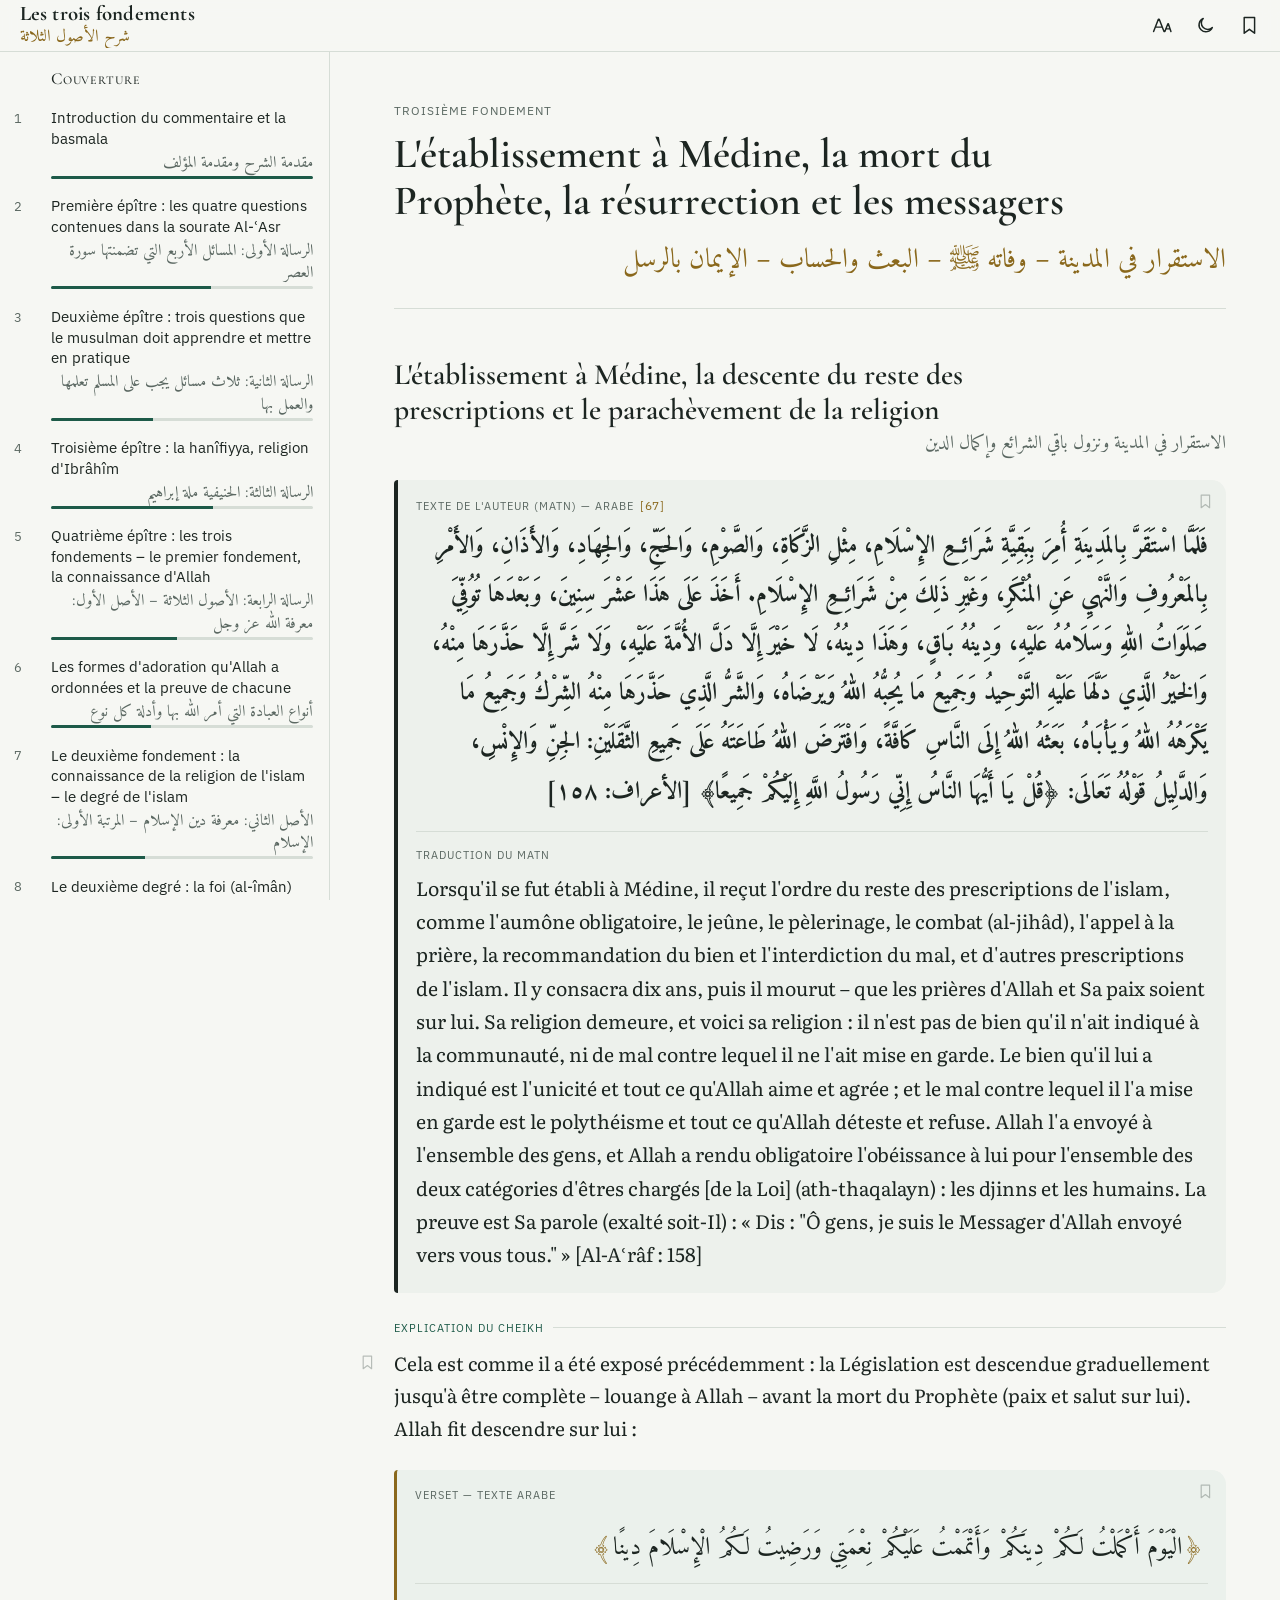
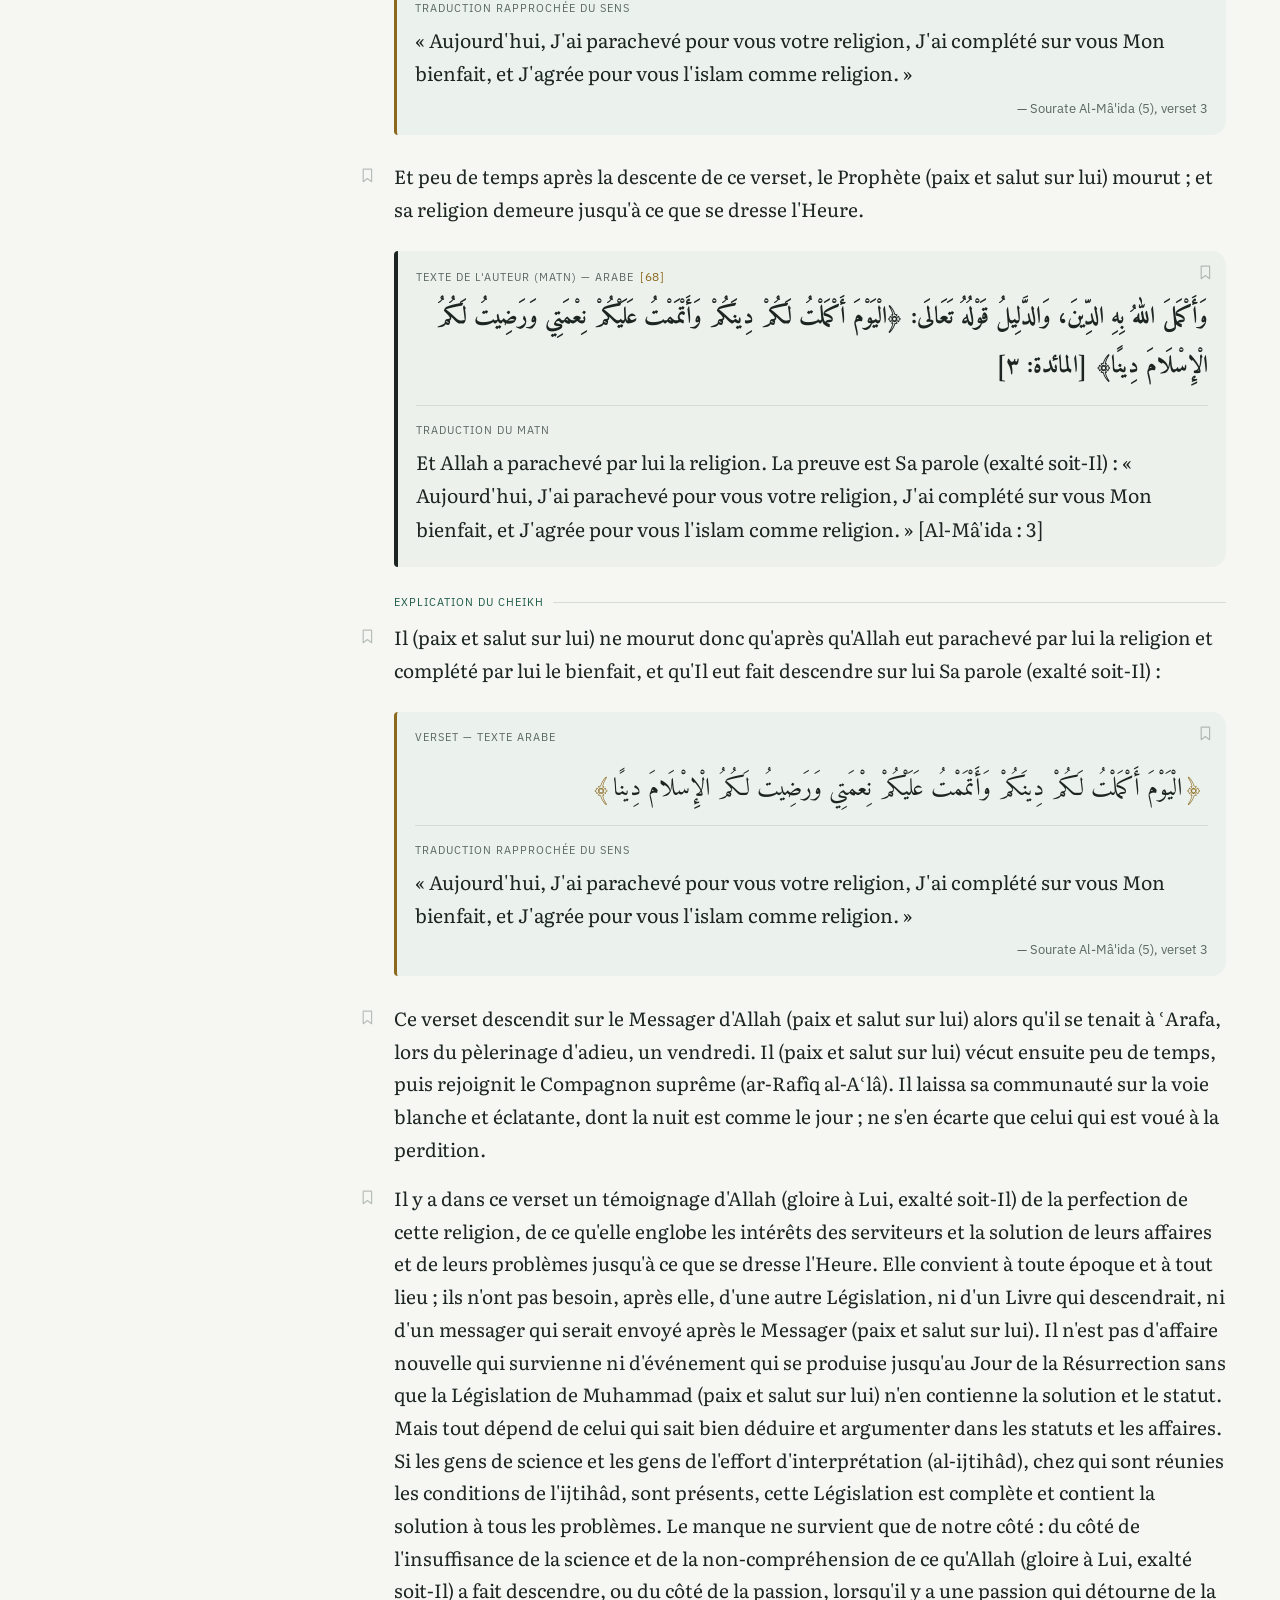
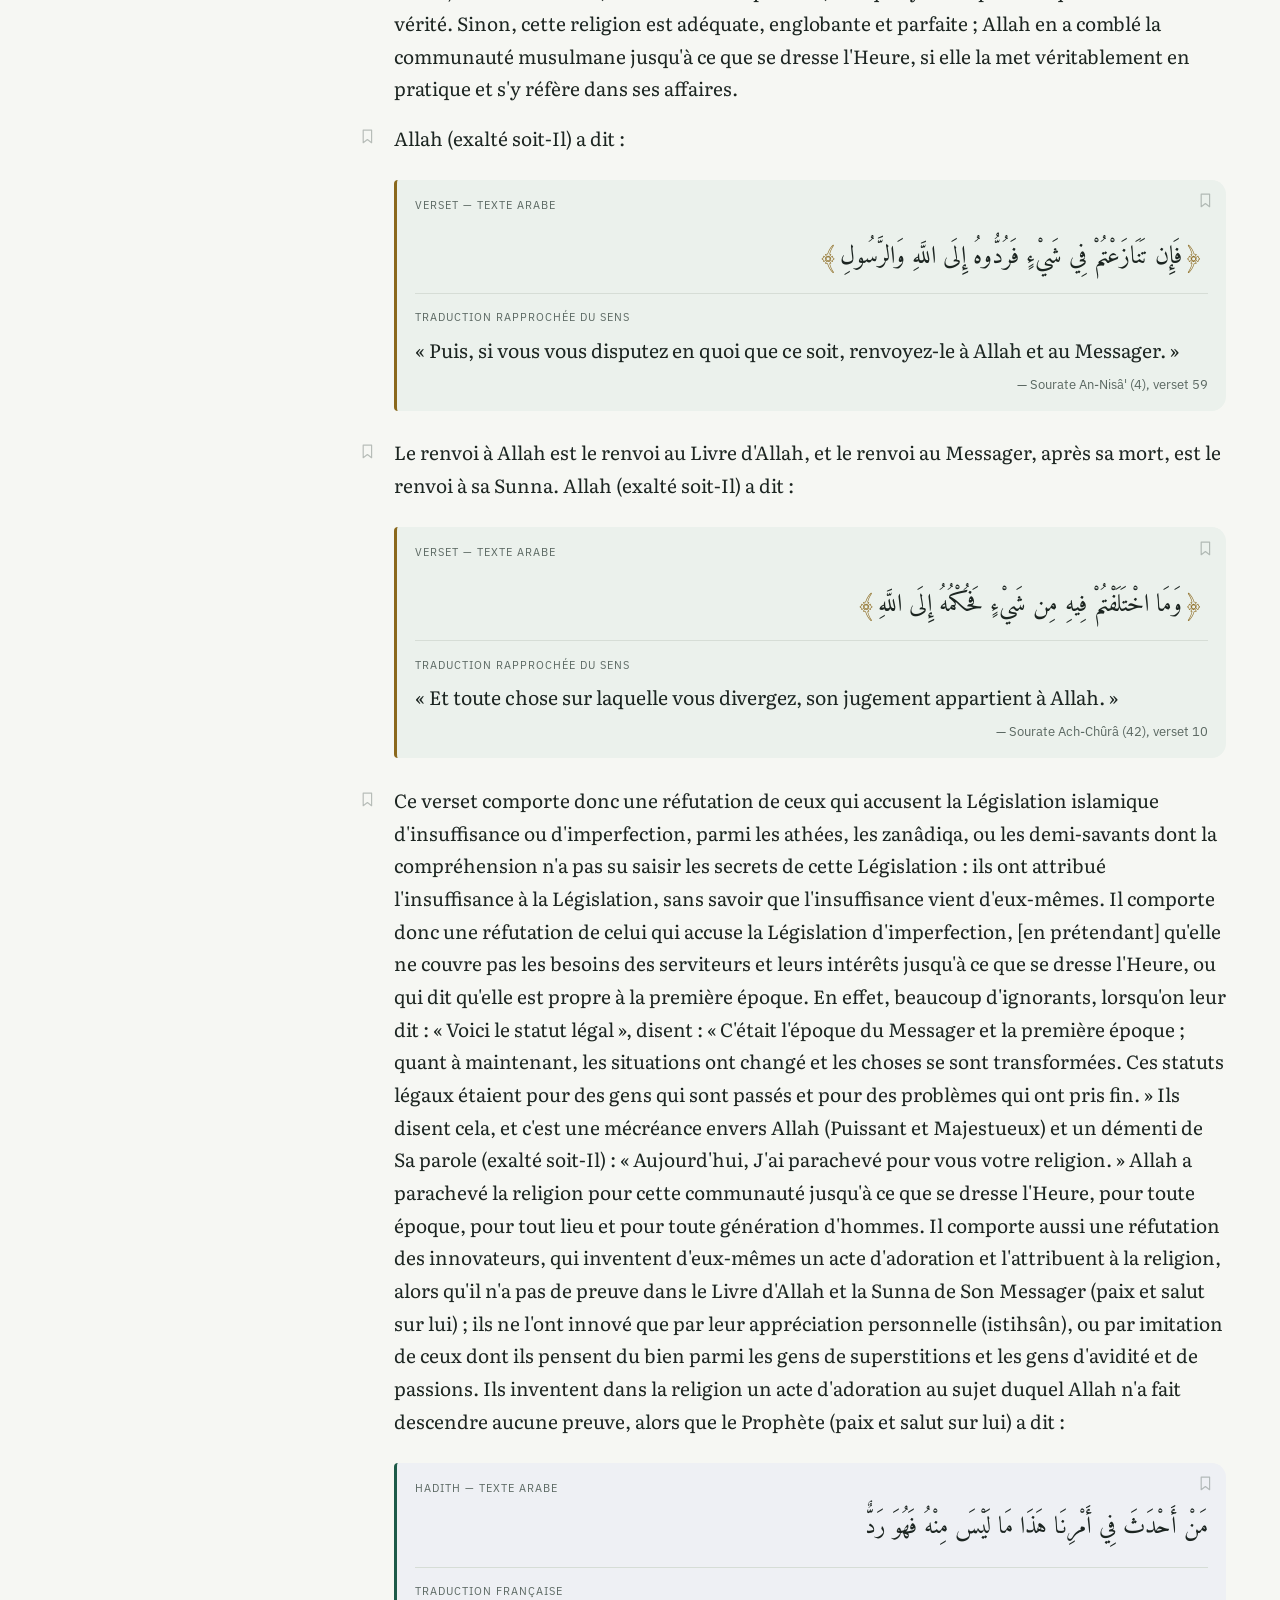
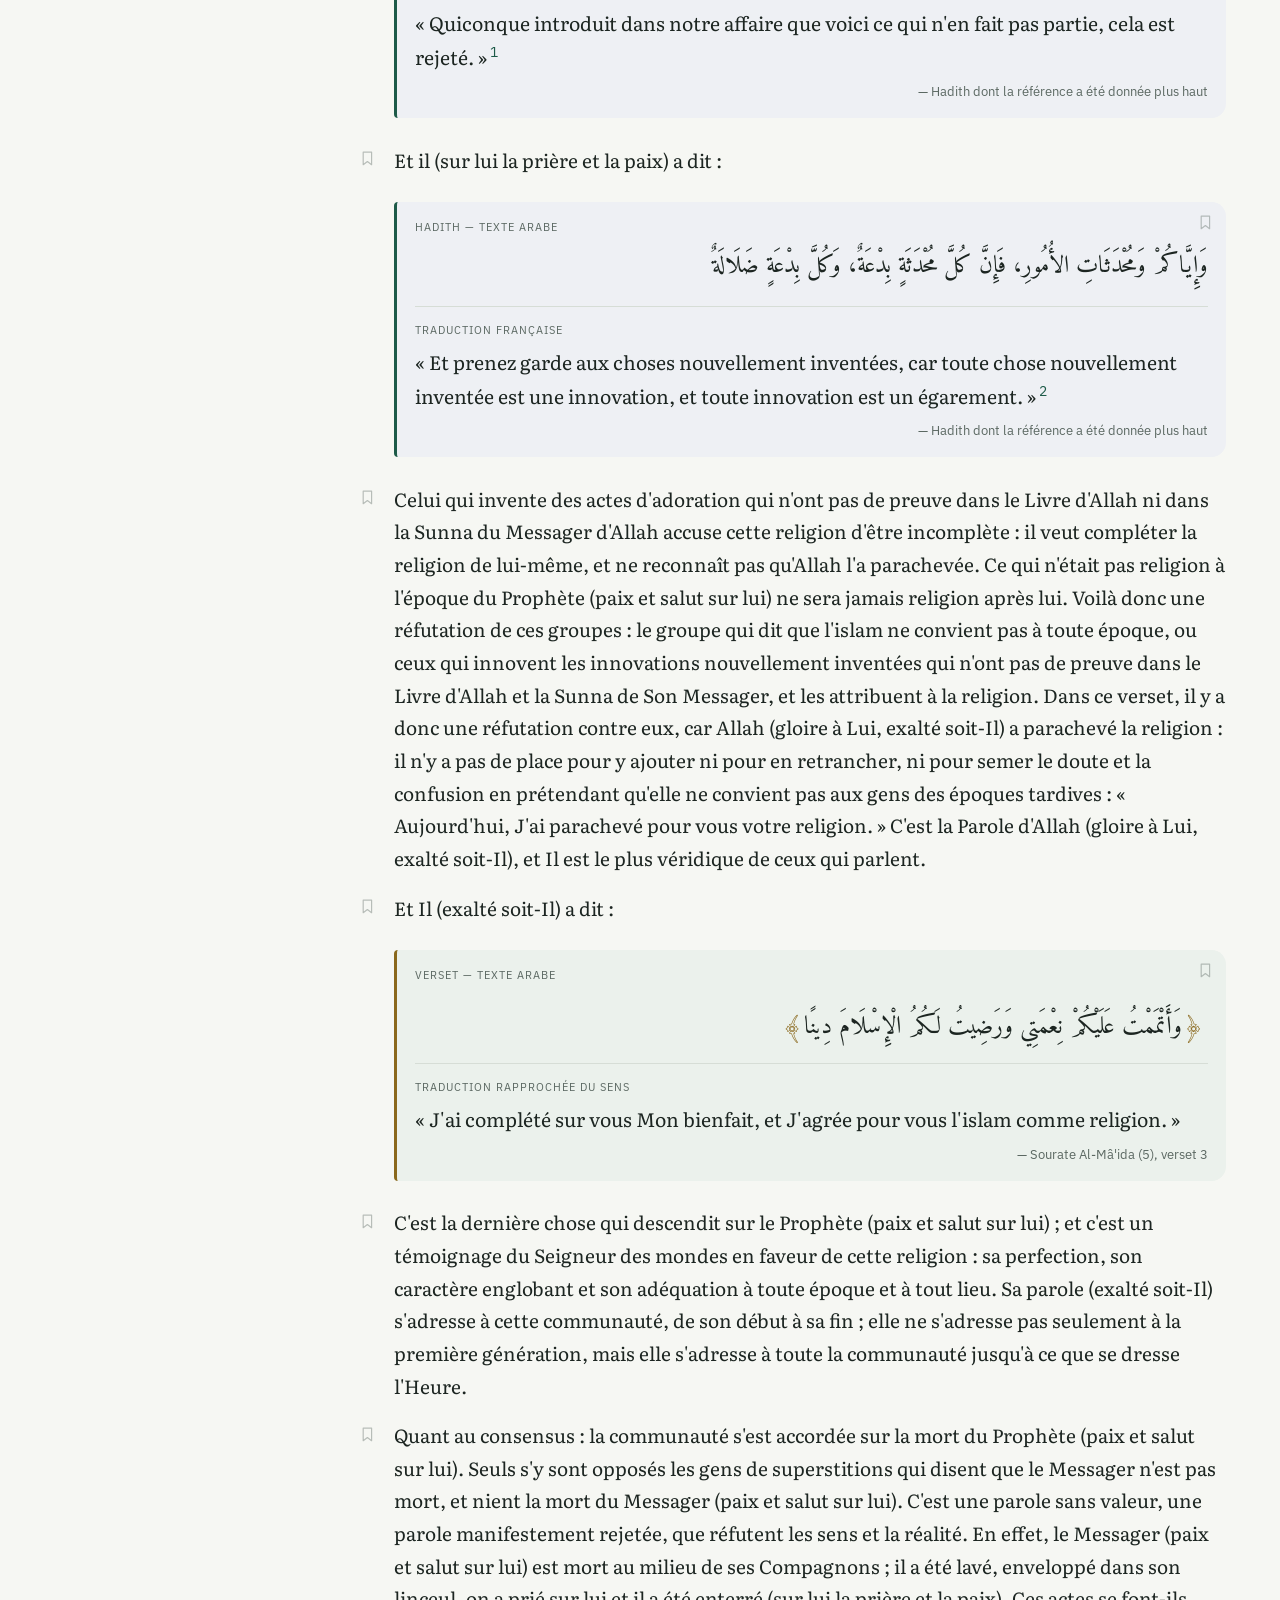
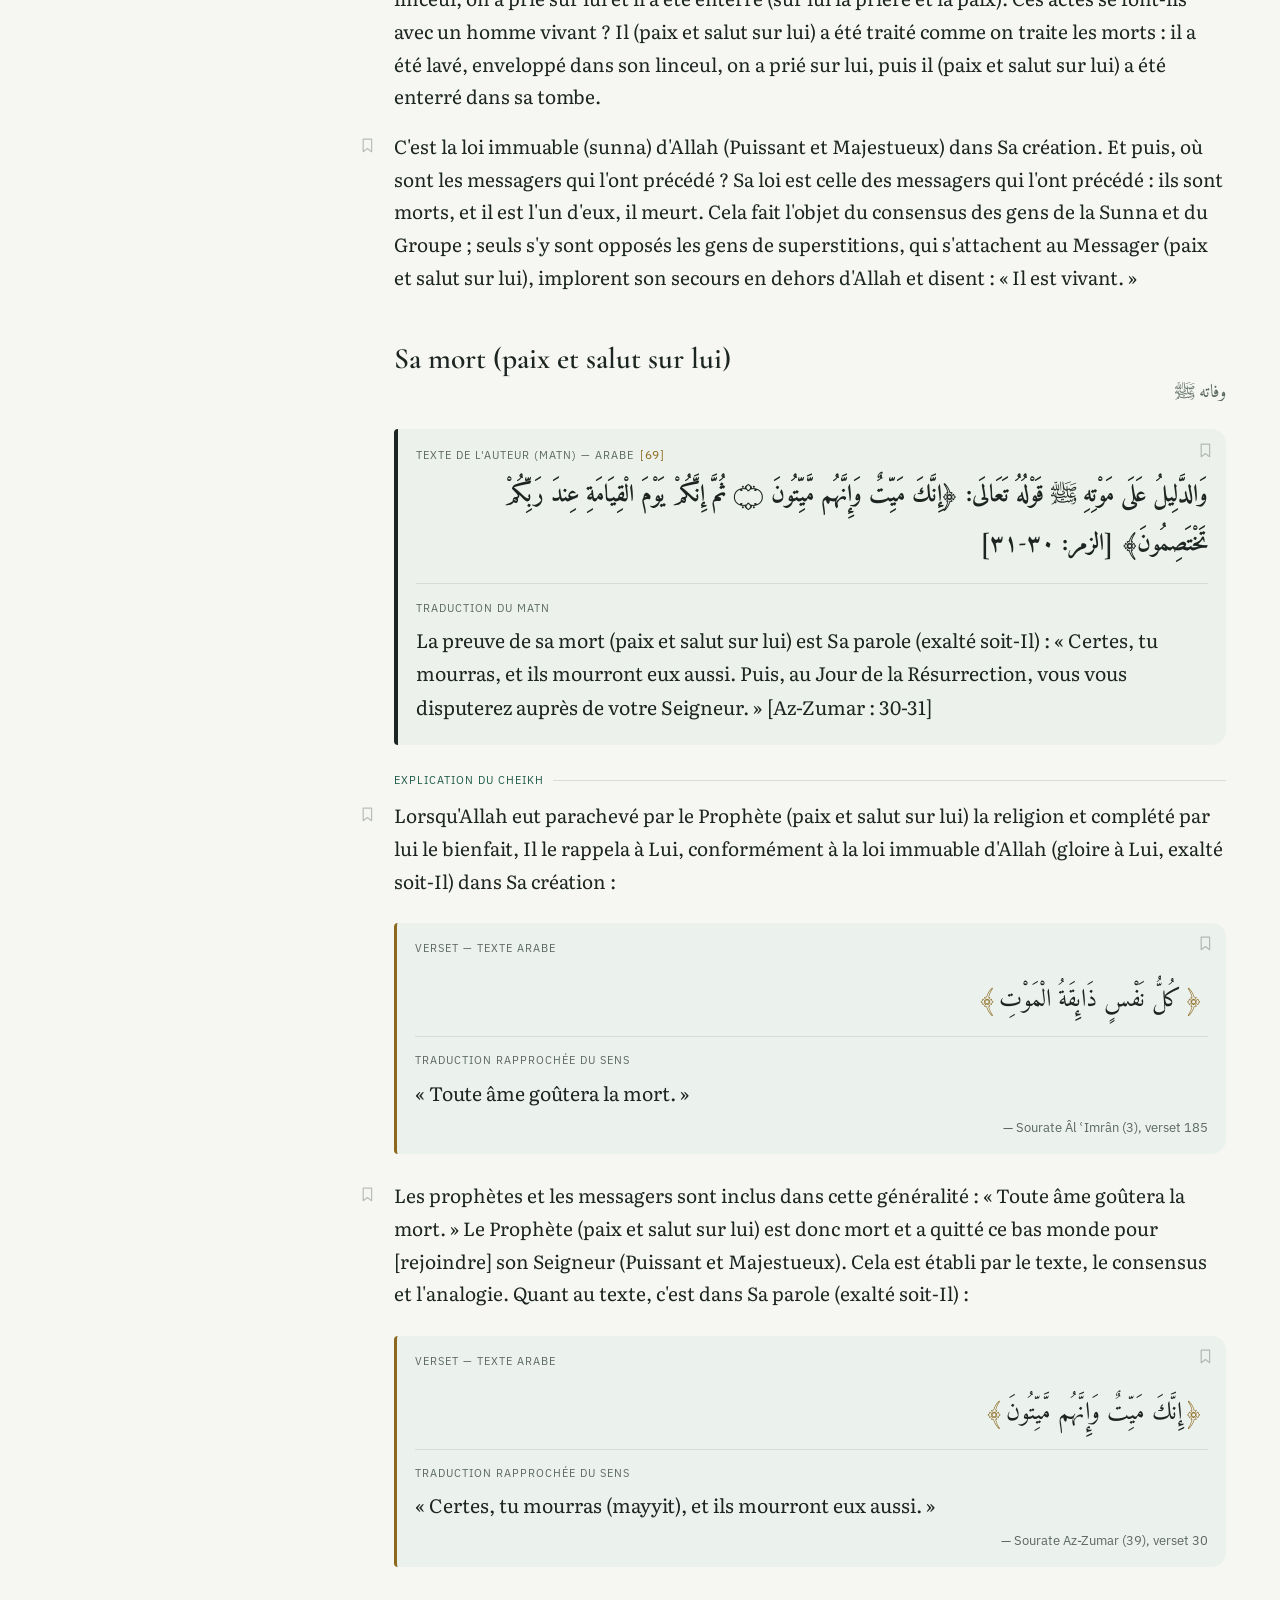
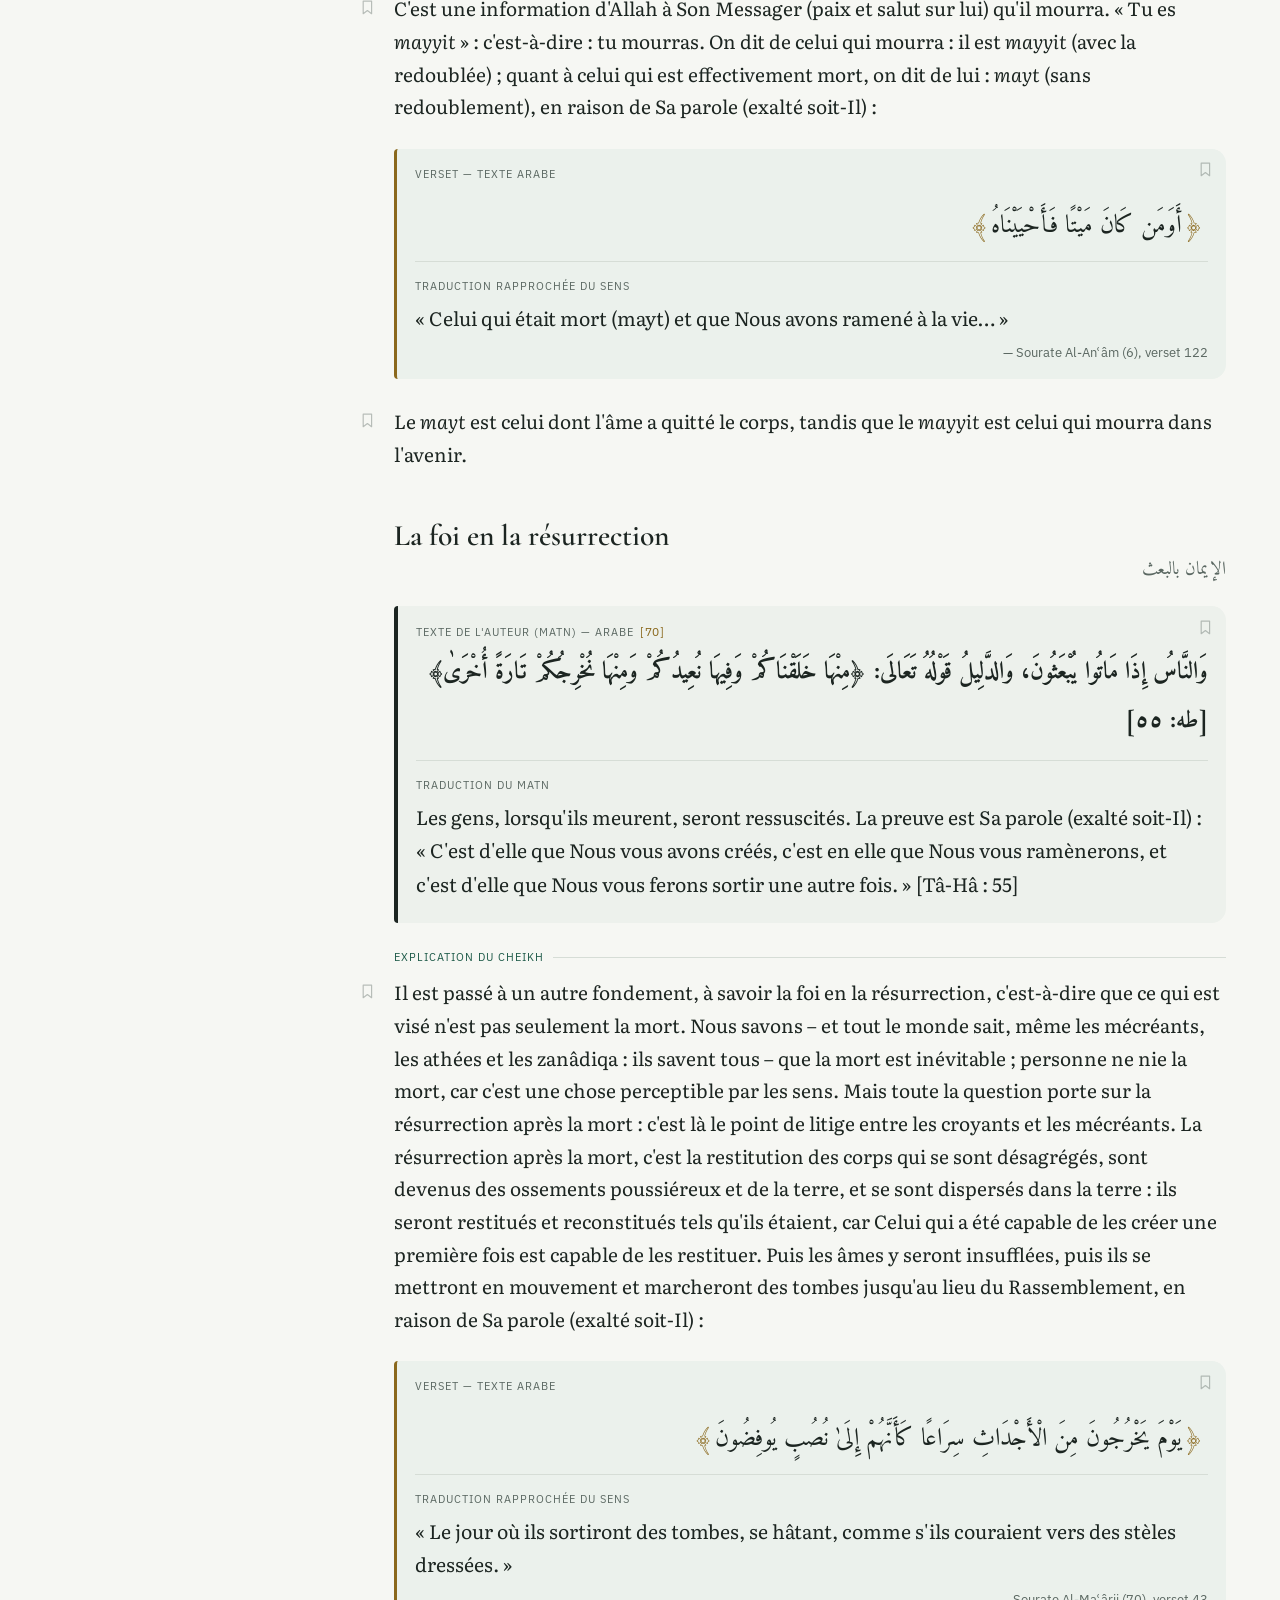
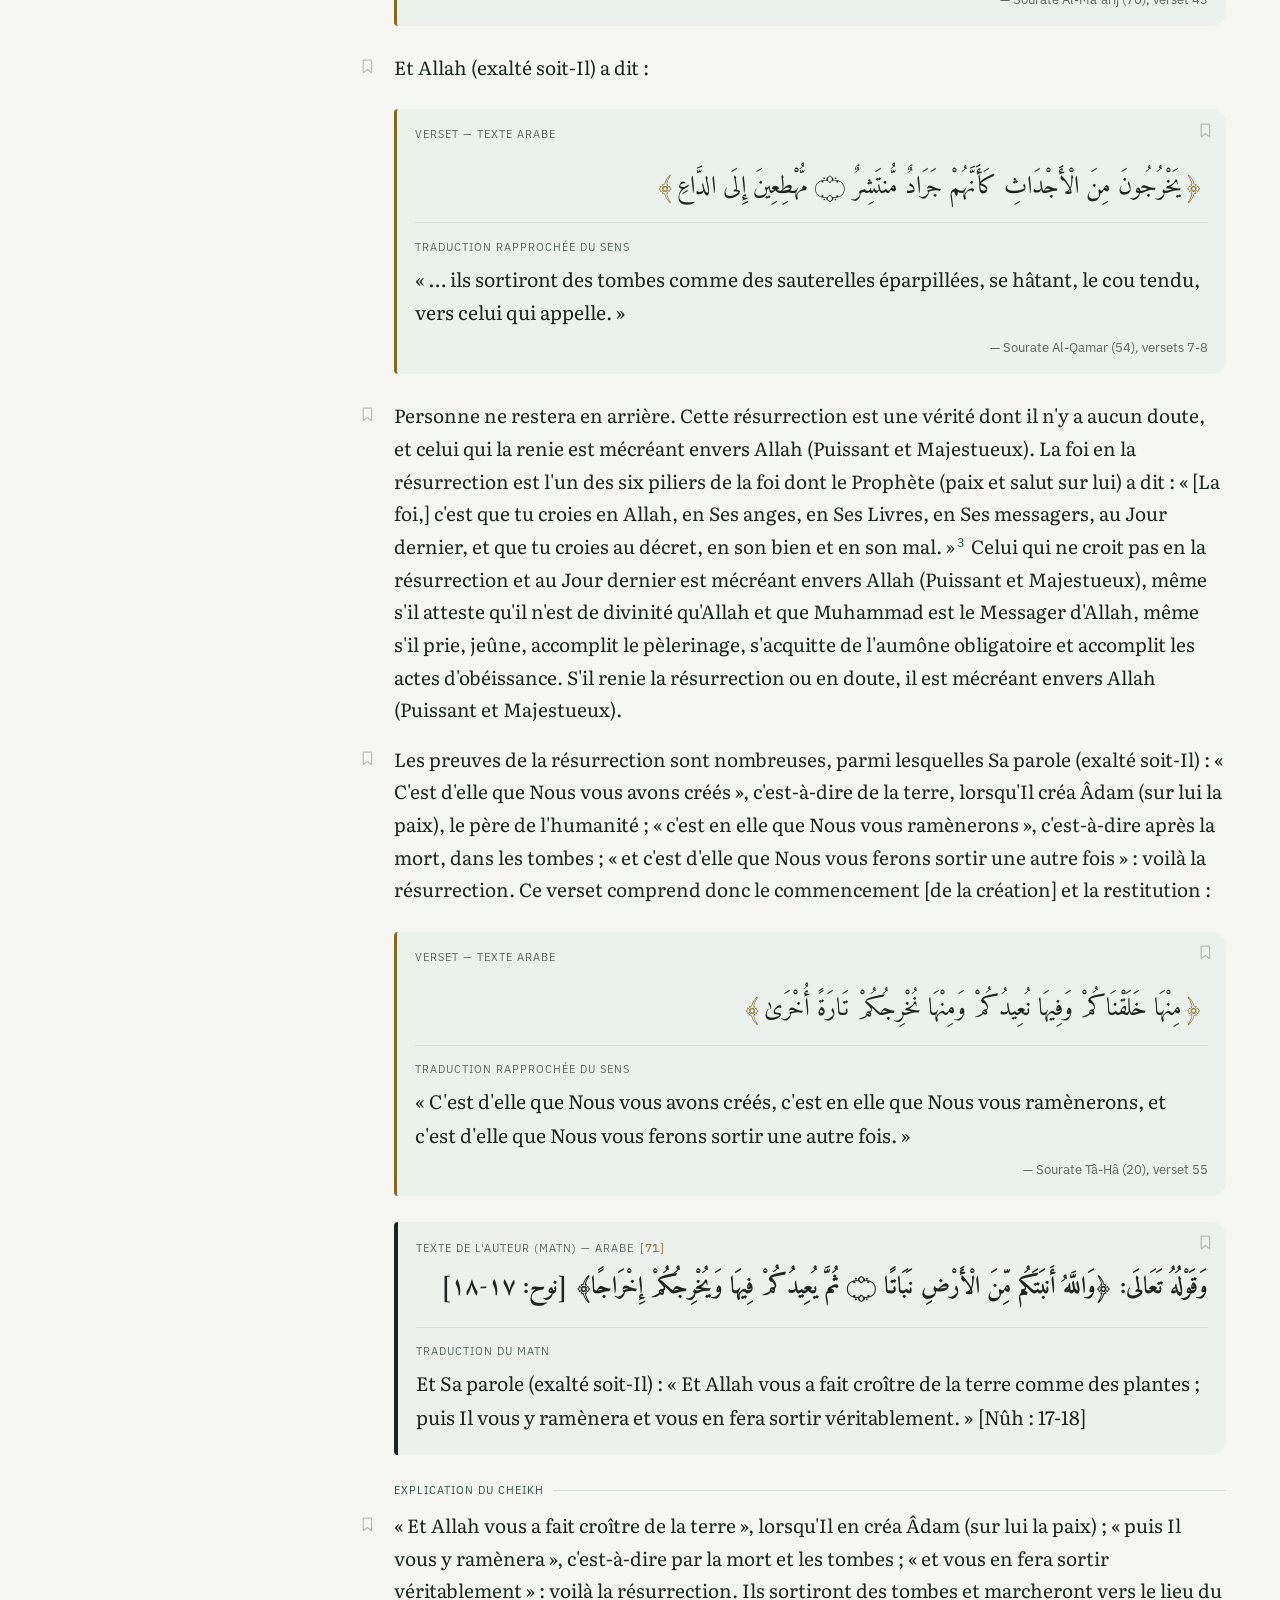
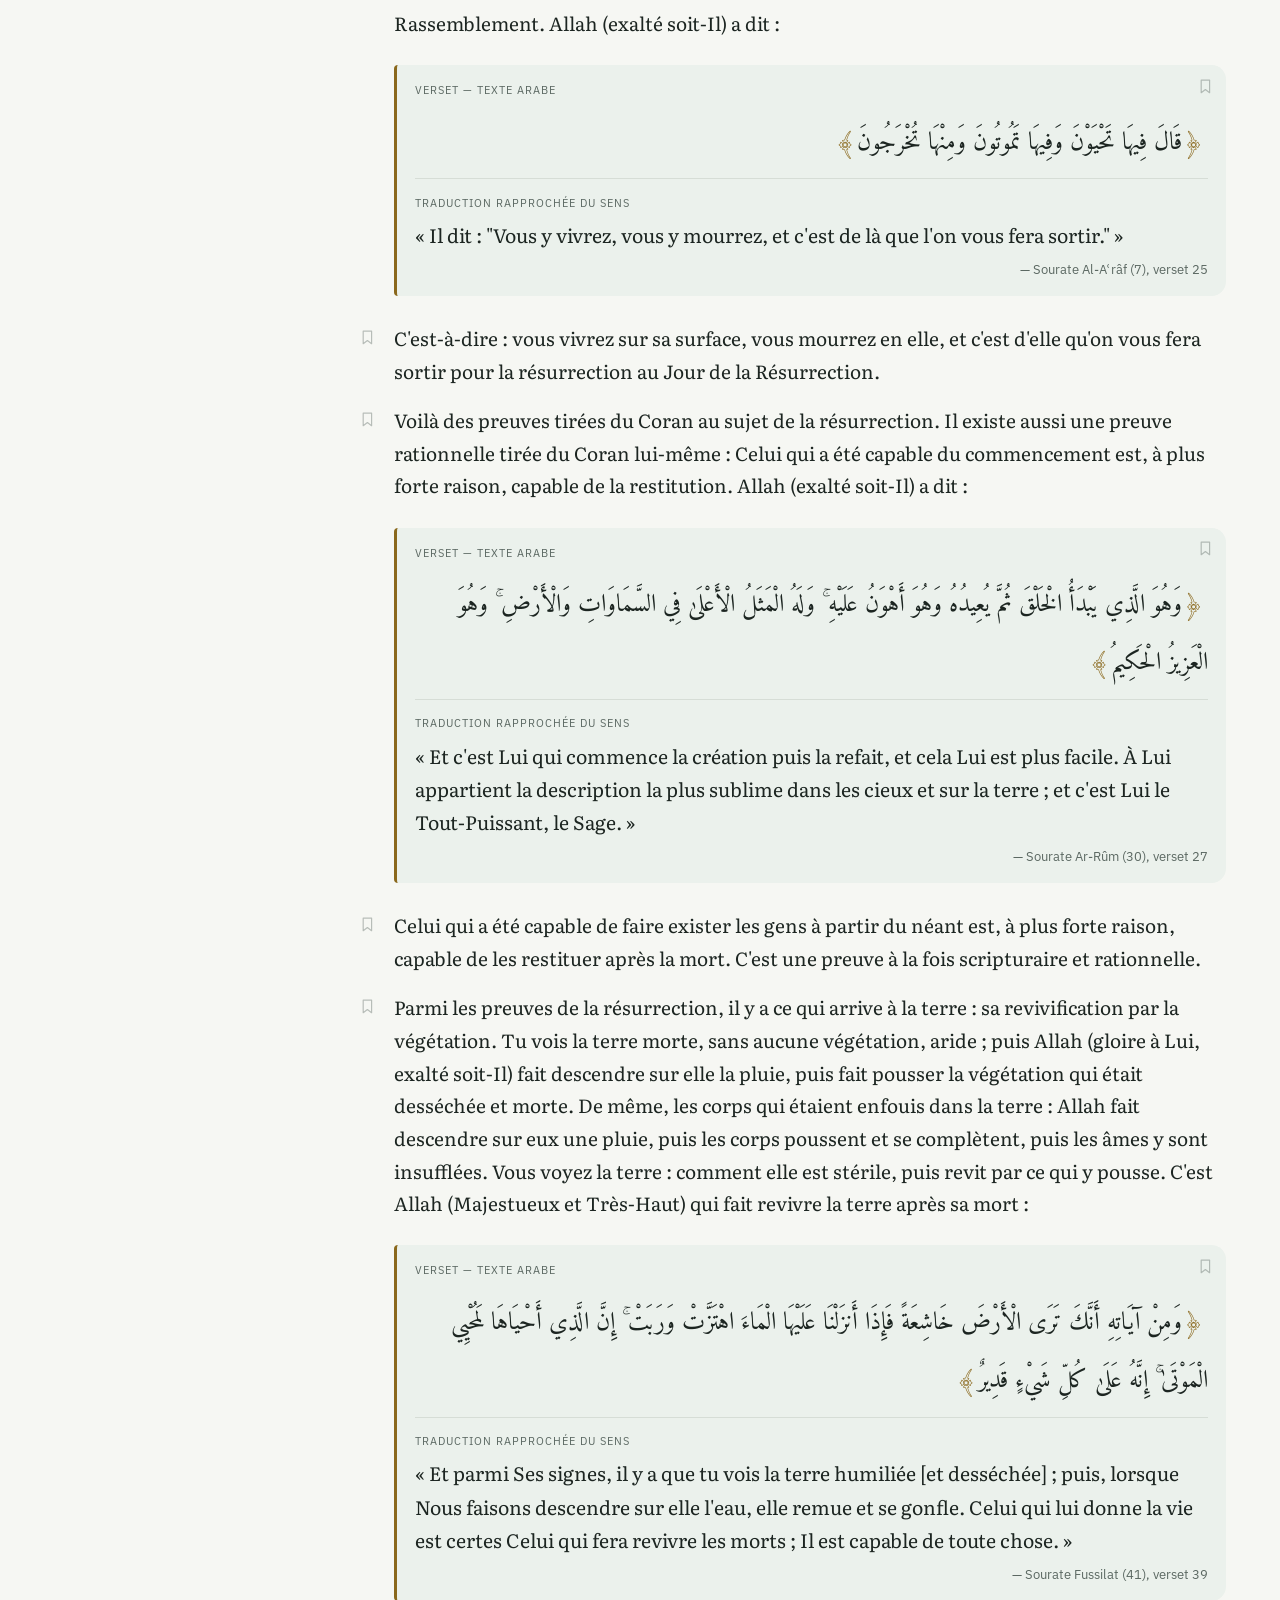
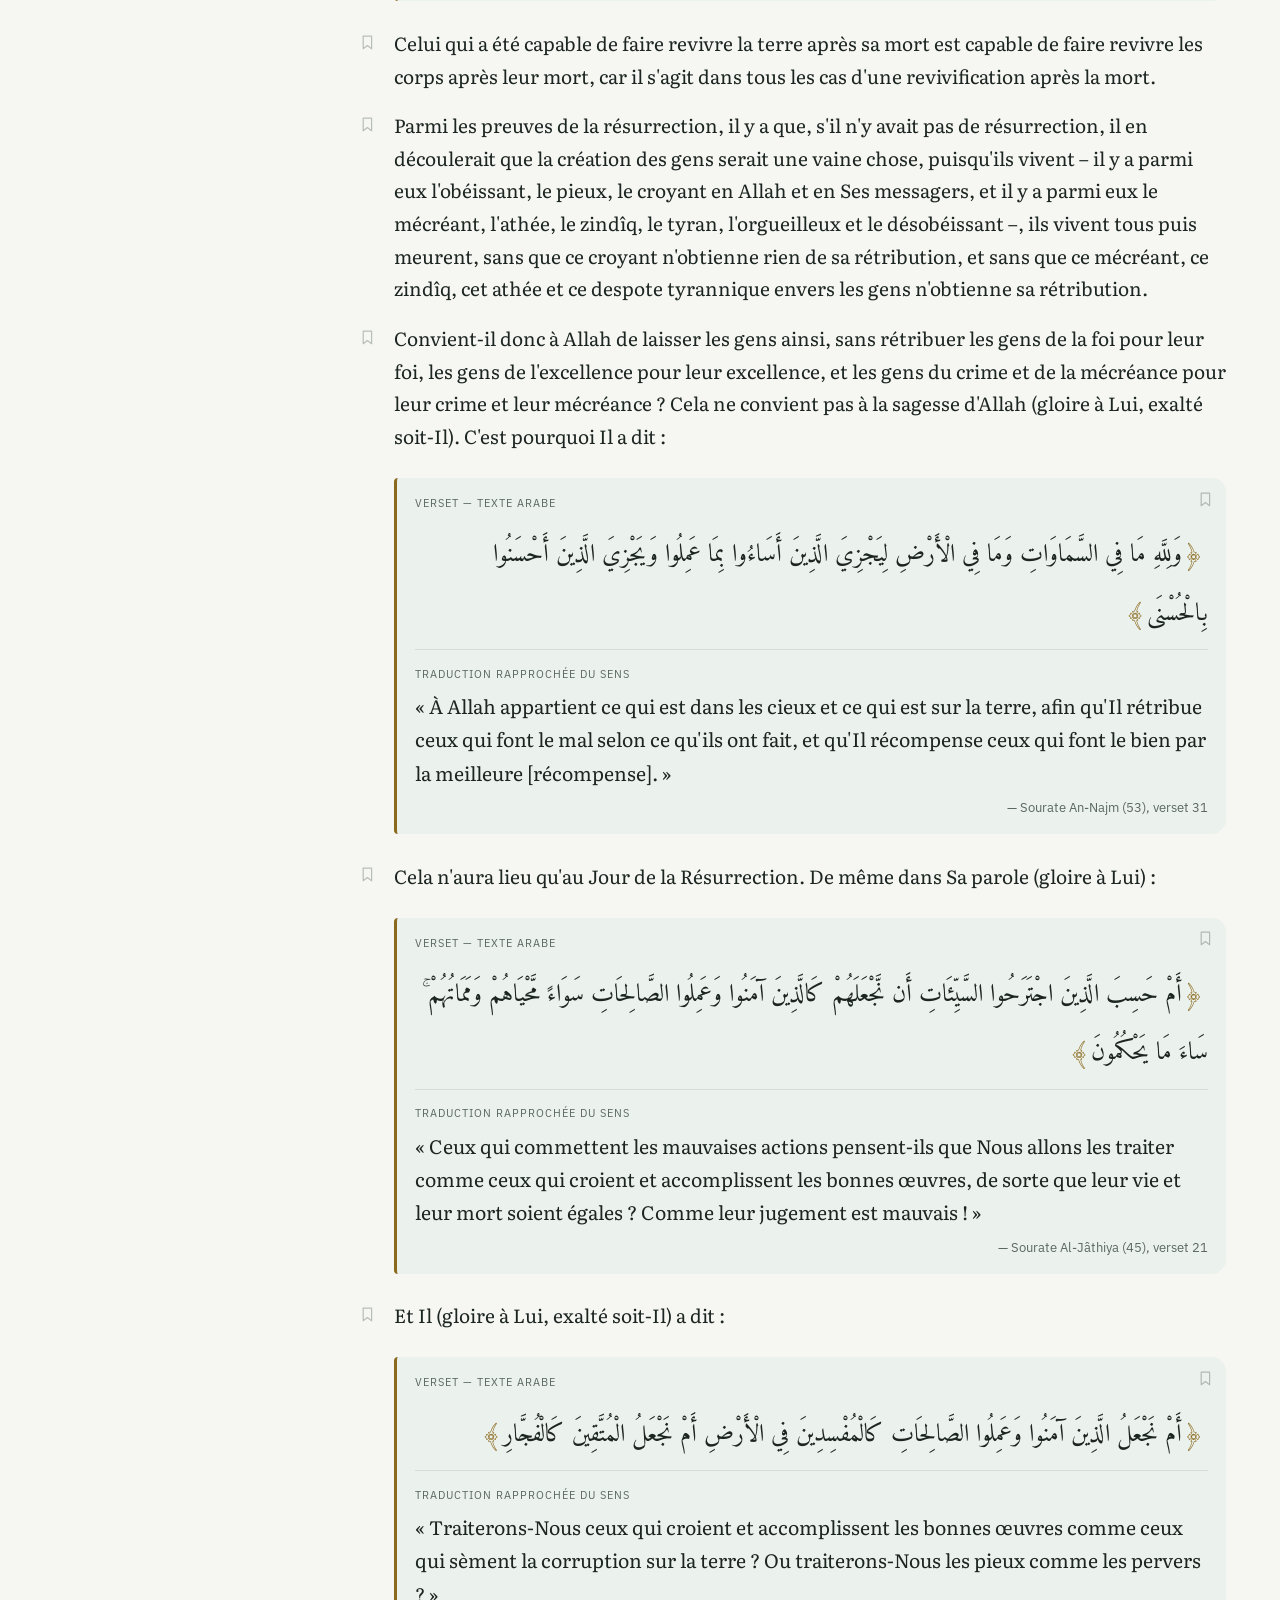
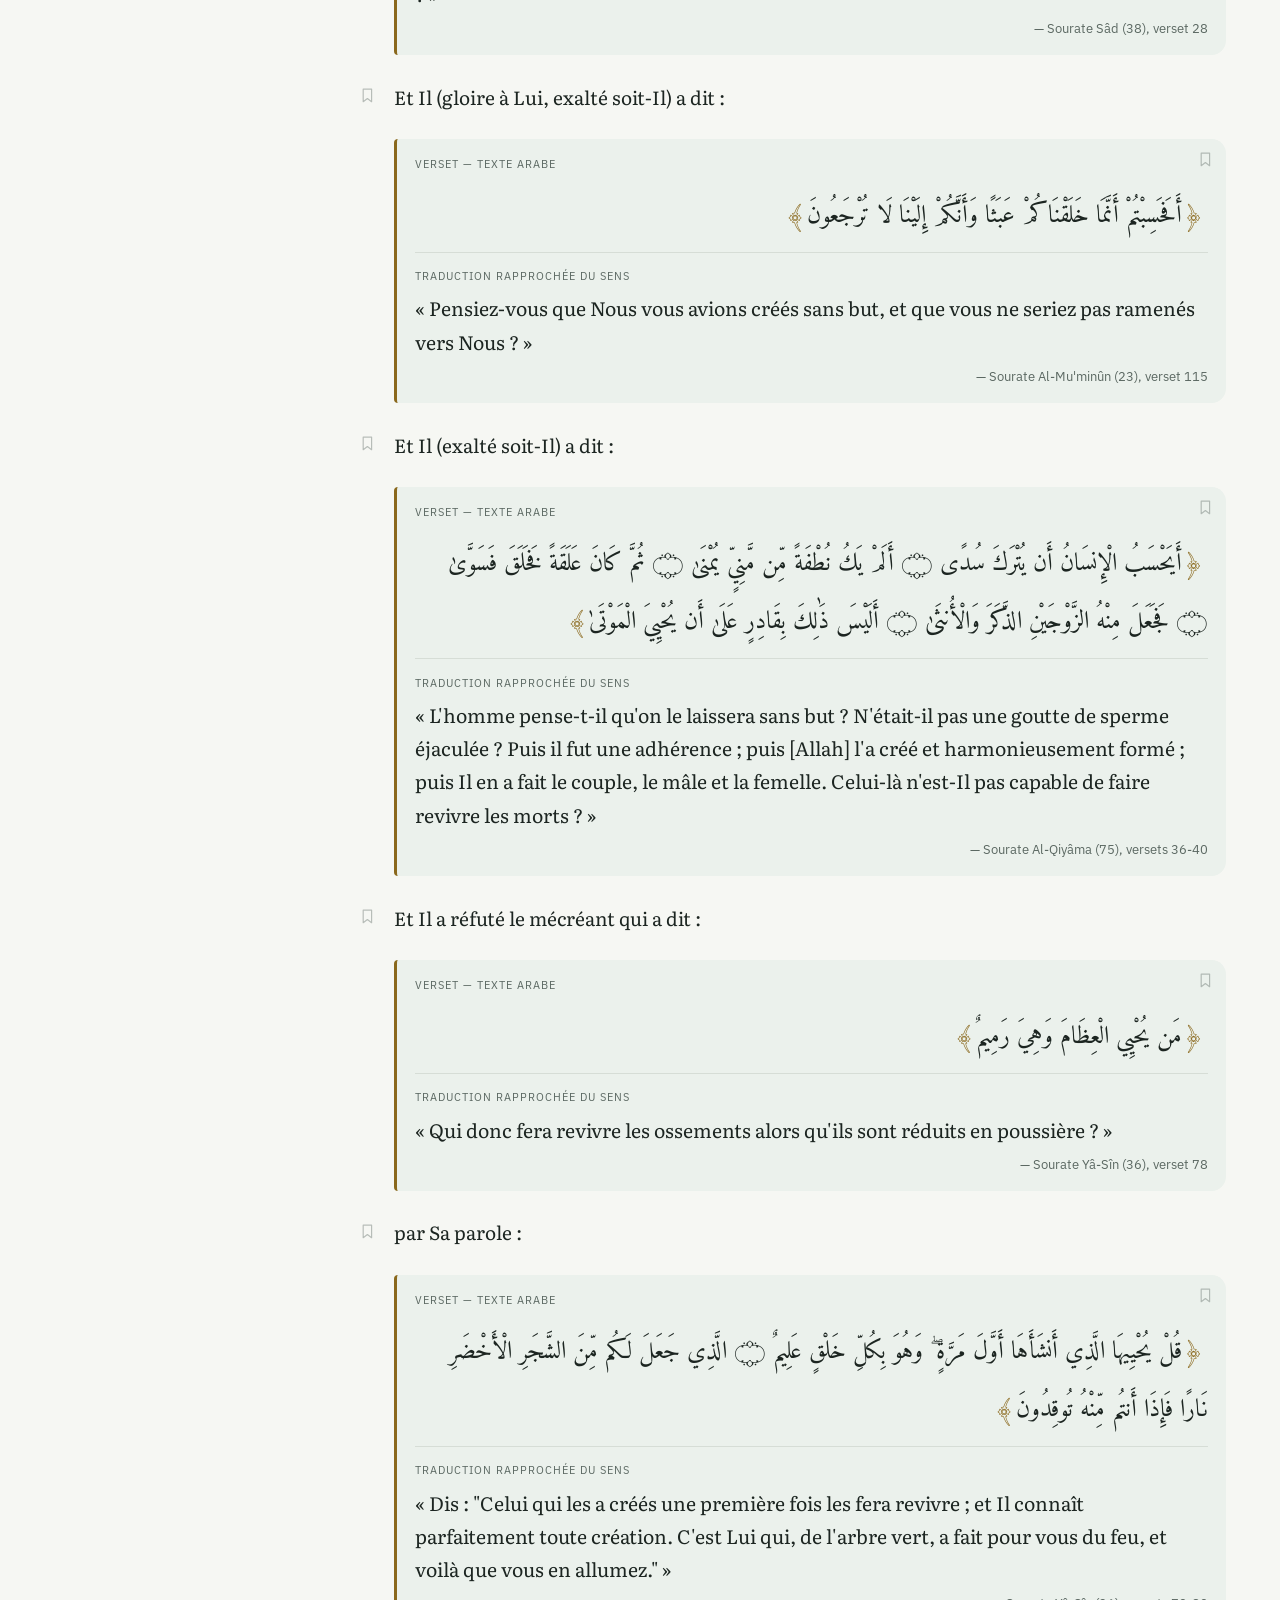
<file: 11-medine-resurrection-messagers.html>
<!doctype html>
<html lang="fr">
<head>
<meta charset="utf-8">
<meta name="viewport" content="width=device-width,initial-scale=1,viewport-fit=cover">
<title>L'établissement à Médine, la mort du Prophète, la résurrection et les messagers — Charh al-Usûl ath-Thalâtha</title>
<meta name="description" content="Traduction française intégrale du commentaire de Cheikh Sâlih Al-Fawzân sur « Les trois fondements » de Cheikh Muhammad ibn ʿAbd al-Wahhâb">
<meta name="color-scheme" content="light dark">
<meta name="theme-color" content="#f6f7f3" media="(prefers-color-scheme: light)"><meta name="theme-color" content="#111614" media="(prefers-color-scheme: dark)">
<script>try{var t=sessionStorage.getItem('usul3.theme');if(t)document.documentElement.setAttribute('data-theme',t)}catch(e){}</script>
<link rel="icon" href="assets/icons/logo.svg" type="image/svg+xml">
<link rel="icon" href="assets/icons/icon-32.png" sizes="32x32" type="image/png">
<link rel="apple-touch-icon" href="assets/icons/icon-180.png">
<link rel="manifest" href="manifest.webmanifest">
<link rel="stylesheet" href="fonts/fonts.css">
<link rel="stylesheet" href="assets/style.css">
</head>
<body>
<header class="bar">
  <button class="ico" id="btn-menu" type="button" aria-label="Sommaire" aria-controls="toc"><svg viewBox="0 0 24 24"><path d="M4 6h16M4 12h16M4 18h11"/></svg></button>
  <a class="bar-title" href="index.html"><span class="bt-fr">Les trois fondements</span><span class="bt-ar" lang="ar">شرح الأصول الثلاثة</span></a>
  <div class="bar-tools">
    <button class="ico" id="btn-font" type="button" aria-label="Taille du texte"><svg viewBox="0 0 24 24"><path d="M3 19 8.5 5h1L15 19M5 14h8M16 19l3.5-9h.5L23 19M17 16h5"/></svg></button>
    <button class="ico" id="btn-theme" type="button" aria-label="Thème clair ou sombre"><svg viewBox="0 0 24 24"><path d="M20 14.5A8 8 0 1 1 9.5 4a6.5 6.5 0 0 0 10.5 10.5z"/></svg></button>
    <button class="ico" id="btn-bm" type="button" aria-label="Marque-pages" aria-controls="bmpanel"><svg viewBox="0 0 24 24"><path d="M6 3h12v18l-6-4.5L6 21z"/></svg><span class="badge" id="bm-count" hidden></span></button>
  </div>
  <div class="readbar" aria-hidden="true"><i id="readbar"></i></div>
</header>
<nav class="toc" id="toc" aria-label="Sommaire du livre">
  <div class="toc-head"><strong>Sommaire</strong><button class="ico" id="btn-toc-close" type="button" aria-label="Fermer le sommaire"><svg viewBox="0 0 24 24"><path d="M6 6l12 12M18 6 6 18"/></svg></button></div>
  <ol class="toc-list"><li class="toc-item toc-cover"><a href="index.html#couverture"><span class="toc-n" aria-hidden="true"></span><span class="toc-t">Couverture</span><span class="toc-prog" aria-hidden="true"></span></a></li><li class="toc-item"><a href="01-introduction.html" data-ch="01"><span class="toc-n">1</span><span class="toc-t">Introduction du commentaire et la basmala<span class="toc-ar" lang="ar" dir="rtl">مقدمة الشرح ومقدمة المؤلف</span></span><span class="toc-prog" aria-hidden="true"></span></a></li><li class="toc-item"><a href="02-quatre-questions.html" data-ch="02"><span class="toc-n">2</span><span class="toc-t">Première épître : les quatre questions contenues dans la sourate Al-ʿAsr<span class="toc-ar" lang="ar" dir="rtl">الرسالة الأولى: المسائل الأربع التي تضمنتها سورة العصر</span></span><span class="toc-prog" aria-hidden="true"></span></a></li><li class="toc-item"><a href="03-trois-questions.html" data-ch="03"><span class="toc-n">3</span><span class="toc-t">Deuxième épître : trois questions que le musulman doit apprendre et mettre en pratique<span class="toc-ar" lang="ar" dir="rtl">الرسالة الثانية: ثلاث مسائل يجب على المسلم تعلمها والعمل بها</span></span><span class="toc-prog" aria-hidden="true"></span></a></li><li class="toc-item"><a href="04-hanifiyya.html" data-ch="04"><span class="toc-n">4</span><span class="toc-t">Troisième épître : la hanîfiyya, religion d&#x27;Ibrâhîm<span class="toc-ar" lang="ar" dir="rtl">الرسالة الثالثة: الحنيفية ملة إبراهيم</span></span><span class="toc-prog" aria-hidden="true"></span></a></li><li class="toc-item"><a href="05-premier-fondement.html" data-ch="05"><span class="toc-n">5</span><span class="toc-t">Quatrième épître : les trois fondements – le premier fondement, la connaissance d&#x27;Allah<span class="toc-ar" lang="ar" dir="rtl">الرسالة الرابعة: الأصول الثلاثة – الأصل الأول: معرفة الله عز وجل</span></span><span class="toc-prog" aria-hidden="true"></span></a></li><li class="toc-item"><a href="06-formes-adoration.html" data-ch="06"><span class="toc-n">6</span><span class="toc-t">Les formes d&#x27;adoration qu&#x27;Allah a ordonnées et la preuve de chacune<span class="toc-ar" lang="ar" dir="rtl">أنواع العبادة التي أمر الله بها وأدلة كل نوع</span></span><span class="toc-prog" aria-hidden="true"></span></a></li><li class="toc-item"><a href="07-deuxieme-fondement.html" data-ch="07"><span class="toc-n">7</span><span class="toc-t">Le deuxième fondement : la connaissance de la religion de l&#x27;islam – le degré de l&#x27;islam<span class="toc-ar" lang="ar" dir="rtl">الأصل الثاني: معرفة دين الإسلام – المرتبة الأولى: الإسلام</span></span><span class="toc-prog" aria-hidden="true"></span></a></li><li class="toc-item"><a href="08-degre-iman.html" data-ch="08"><span class="toc-n">8</span><span class="toc-t">Le deuxième degré : la foi (al-îmân)<span class="toc-ar" lang="ar" dir="rtl">المرتبة الثانية: الإيمان</span></span><span class="toc-prog" aria-hidden="true"></span></a></li><li class="toc-item"><a href="09-degre-ihsan.html" data-ch="09"><span class="toc-n">9</span><span class="toc-t">Le troisième degré : l&#x27;excellence (al-ihsân) et le hadith de Jibrîl<span class="toc-ar" lang="ar" dir="rtl">المرتبة الثالثة: الإحسان – حديث جبريل</span></span><span class="toc-prog" aria-hidden="true"></span></a></li><li class="toc-item"><a href="10-troisieme-fondement.html" data-ch="10"><span class="toc-n">10</span><span class="toc-t">Le troisième fondement : la connaissance de notre Prophète Muhammad – de sa naissance à l&#x27;Hégire<span class="toc-ar" lang="ar" dir="rtl">الأصل الثالث: معرفة نبينا محمد ﷺ – من مولده إلى الهجرة</span></span><span class="toc-prog" aria-hidden="true"></span></a></li><li class="toc-item is-current"><a href="11-medine-resurrection-messagers.html" data-ch="11"><span class="toc-n">11</span><span class="toc-t">L&#x27;établissement à Médine, la mort du Prophète, la résurrection et les messagers<span class="toc-ar" lang="ar" dir="rtl">الاستقرار في المدينة – وفاته ﷺ – البعث والحساب – الإيمان بالرسل</span></span><span class="toc-prog" aria-hidden="true"></span></a><ol class="toc-sub"><li class="l2"><a href="#b1">L&#x27;établissement à Médine, la descente du reste des prescriptions et le parachèvement de la religion</a></li><li class="l2"><a href="#b25">Sa mort (paix et salut sur lui)</a></li><li class="l2"><a href="#b34">La foi en la résurrection</a></li><li class="l2"><a href="#b74">Le jugement des comptes et la Balance</a></li><li class="l2"><a href="#b104">La foi aux messagers</a></li></ol></li><li class="toc-item"><a href="12-taghout.html" data-ch="12"><span class="toc-n">12</span><span class="toc-t">La mécréance envers le Tâghût et la foi en Allah – les catégories de tawâghît<span class="toc-ar" lang="ar" dir="rtl">الكفر بالطاغوت والإيمان بالله – أنواع الطواغيت</span></span><span class="toc-prog" aria-hidden="true"></span></a></li></ol>
  <div class="toc-foot"><button type="button" class="link" id="btn-reset">Réinitialiser la lecture…</button>
  <div class="confirm" id="reset-confirm" hidden><p>Effacer la progression, la position de lecture et tous les marque-pages ?</p><div class="row"><button type="button" class="btn danger" id="reset-yes">Tout effacer</button><button type="button" class="btn" id="reset-no">Annuler</button></div></div></div>
</nav>
<aside class="bmpanel" id="bmpanel" aria-label="Marque-pages" hidden>
  <div class="toc-head"><strong>Marque-pages</strong><button class="ico" id="btn-bm-close" type="button" aria-label="Fermer"><svg viewBox="0 0 24 24"><path d="M6 6l12 12M18 6 6 18"/></svg></button></div>
  <p class="hint">Touchez l'icône <svg class="inl" viewBox="0 0 24 24"><path d="M6 3h12v18l-6-4.5L6 21z"/></svg> en marge d'un passage pour le marquer. Votre position de lecture est enregistrée automatiquement.</p>
  <ol id="bm-list" class="bm-list"></ol>
  <div class="toc-foot"><button type="button" class="link" id="bm-clear">Supprimer tous les marque-pages…</button>
  <div class="confirm" id="bm-confirm" hidden><p>Supprimer tous les marque-pages ?</p><div class="row"><button type="button" class="btn danger" id="bm-yes">Supprimer</button><button type="button" class="btn" id="bm-no">Annuler</button></div></div></div>
</aside>
<div class="scrim" id="scrim" hidden></div>
<div class="fontpop" id="fontpop" hidden><button type="button" class="btn" data-fs="-1" aria-label="Réduire">A−</button><span id="fs-val">100 %</span><button type="button" class="btn" data-fs="1" aria-label="Agrandir">A+</button></div>
<div class="toast" id="toast" role="status" hidden></div>
<main class="page" data-chapter="11">
  <header class="ch-head">
    <p class="ch-kicker">Troisième fondement</p>
    <h1>L&#x27;établissement à Médine, la mort du Prophète, la résurrection et les messagers</h1>
    <p class="ch-ar" lang="ar" dir="rtl">الاستقرار في المدينة – وفاته ﷺ – البعث والحساب – الإيمان بالرسل</p>
  </header>
  <article class="text">
<h2 id="b1" data-b>L'établissement à Médine, la descente du reste des prescriptions et le parachèvement de la religion<span class="h-ar" lang="ar" dir="rtl">الاستقرار في المدينة ونزول باقي الشرائع وإكمال الدين</span></h2>
<figure class="cite cite-m" id="b2" data-b><button class="bm" type="button" aria-label="Marquer ce passage" title="Marquer ce passage"><svg viewBox="0 0 24 24" aria-hidden="true"><path d="M6 3h12v18l-6-4.5L6 21z"/></svg></button>
<div class="cite-label">Texte de l'auteur (matn) — arabe<span class="mnum">[67]</span></div>
<blockquote class="ar" lang="ar" dir="rtl">فَلَمَّا اسْتَقَرَّ بِالمَدِينَةِ أُمِرَ بِبَقِيَّةِ شَرَائِعِ الإِسْلَامِ، مِثْلِ الزَّكَاةِ، وَالصَّوْمِ، وَالحَجِّ، وَالجِهَادِ، وَالأَذَانِ، وَالأَمْرِ بِالمَعْرُوفِ وَالنَّهْيِ عَنِ المُنْكَرِ، وَغَيْرِ ذَلِكَ مِنْ شَرَائِعِ الإِسْلَامِ. أَخَذَ عَلَى هَذَا عَشْرَ سِنِينَ، وَبَعْدَهَا تُوُفِّيَ صَلَوَاتُ اللهِ وَسَلَامُهُ عَلَيْهِ، وَدِينُهُ بَاقٍ، وَهَذَا دِينُهُ، لَا خَيْرَ إِلَّا دَلَّ الأُمَّةَ عَلَيْهِ، وَلَا شَرَّ إِلَّا حَذَّرَهَا مِنْهُ، وَالخَيْرُ الَّذِي دَلَّهَا عَلَيْهِ التَّوْحِيدُ وَجَمِيعُ مَا يُحِبُّهُ اللهُ وَيَرْضَاهُ، وَالشَّرُّ الَّذِي حَذَّرَهَا مِنْهُ الشِّرْكُ وَجَمِيعُ مَا يَكْرَهُهُ اللهُ وَيَأْبَاهُ، بَعَثَهُ اللهُ إِلَى النَّاسِ كَافَّةً، وَافْتَرَضَ اللهُ طَاعَتَهُ عَلَى جَمِيعِ الثَّقَلَيْنِ: الجِنِّ وَالإِنْسِ، وَالدَّلِيلُ قَوْلُهُ تَعَالَى: ﴿قُلْ يَا أَيُّهَا النَّاسُ إِنِّي رَسُولُ اللَّهِ إِلَيْكُمْ جَمِيعًا﴾ [الأعراف: ١٥٨]</blockquote>
<div class="cite-label">Traduction du matn</div>
<p class="tr">Lorsqu'il se fut établi à Médine, il reçut l'ordre du reste des prescriptions de l'islam, comme l'aumône obligatoire, le jeûne, le pèlerinage, le combat (al-jihâd), l'appel à la prière, la recommandation du bien et l'interdiction du mal, et d'autres prescriptions de l'islam. Il y consacra dix ans, puis il mourut – que les prières d'Allah et Sa paix soient sur lui. Sa religion demeure, et voici sa religion : il n'est pas de bien qu'il n'ait indiqué à la communauté, ni de mal contre lequel il ne l'ait mise en garde. Le bien qu'il lui a indiqué est l'unicité et tout ce qu'Allah aime et agrée ; et le mal contre lequel il l'a mise en garde est le polythéisme et tout ce qu'Allah déteste et refuse. Allah l'a envoyé à l'ensemble des gens, et Allah a rendu obligatoire l'obéissance à lui pour l'ensemble des deux catégories d'êtres chargés [de la Loi] (ath-thaqalayn) : les djinns et les humains. La preuve est Sa parole (exalté soit-Il) : « Dis : "Ô gens, je suis le Messager d'Allah envoyé vers vous tous." » [Al-Aʿrâf : 158]</p>
</figure>
<div class="sharh-label">Explication du Cheikh</div>
<p id="b3" data-b><button class="bm" type="button" aria-label="Marquer ce passage" title="Marquer ce passage"><svg viewBox="0 0 24 24" aria-hidden="true"><path d="M6 3h12v18l-6-4.5L6 21z"/></svg></button>Cela est comme il a été exposé précédemment : la Législation est descendue graduellement jusqu'à être complète – louange à Allah – avant la mort du Prophète (paix et salut sur lui). Allah fit descendre sur lui :</p>
<figure class="cite cite-q" id="b4" data-b><button class="bm" type="button" aria-label="Marquer ce passage" title="Marquer ce passage"><svg viewBox="0 0 24 24" aria-hidden="true"><path d="M6 3h12v18l-6-4.5L6 21z"/></svg></button>
<div class="cite-label">Verset — texte arabe</div>
<blockquote class="ar ar-q" lang="ar" dir="rtl"><span class="orn">﴿</span>الْيَوْمَ أَكْمَلْتُ لَكُمْ دِينَكُمْ وَأَتْمَمْتُ عَلَيْكُمْ نِعْمَتِي وَرَضِيتُ لَكُمُ الْإِسْلَامَ دِينًا<span class="orn">﴾</span></blockquote>
<div class="cite-label">Traduction rapprochée du sens</div>
<p class="tr">« Aujourd'hui, J'ai parachevé pour vous votre religion, J'ai complété sur vous Mon bienfait, et J'agrée pour vous l'islam comme religion. »</p>
<figcaption class="ref">Sourate Al-Mâ'ida (5), verset 3</figcaption>
</figure>
<p id="b5" data-b><button class="bm" type="button" aria-label="Marquer ce passage" title="Marquer ce passage"><svg viewBox="0 0 24 24" aria-hidden="true"><path d="M6 3h12v18l-6-4.5L6 21z"/></svg></button>Et peu de temps après la descente de ce verset, le Prophète (paix et salut sur lui) mourut ; et sa religion demeure jusqu'à ce que se dresse l'Heure.</p>
<figure class="cite cite-m" id="b6" data-b><button class="bm" type="button" aria-label="Marquer ce passage" title="Marquer ce passage"><svg viewBox="0 0 24 24" aria-hidden="true"><path d="M6 3h12v18l-6-4.5L6 21z"/></svg></button>
<div class="cite-label">Texte de l'auteur (matn) — arabe<span class="mnum">[68]</span></div>
<blockquote class="ar" lang="ar" dir="rtl">وَأَكْمَلَ اللهُ بِهِ الدِّينَ، وَالدَّلِيلُ قَوْلُهُ تَعَالَى: ﴿الْيَوْمَ أَكْمَلْتُ لَكُمْ دِينَكُمْ وَأَتْمَمْتُ عَلَيْكُمْ نِعْمَتِي وَرَضِيتُ لَكُمُ الْإِسْلَامَ دِينًا﴾ [المائدة: ٣]</blockquote>
<div class="cite-label">Traduction du matn</div>
<p class="tr">Et Allah a parachevé par lui la religion. La preuve est Sa parole (exalté soit-Il) : « Aujourd'hui, J'ai parachevé pour vous votre religion, J'ai complété sur vous Mon bienfait, et J'agrée pour vous l'islam comme religion. » [Al-Mâ'ida : 3]</p>
</figure>
<div class="sharh-label">Explication du Cheikh</div>
<p id="b7" data-b><button class="bm" type="button" aria-label="Marquer ce passage" title="Marquer ce passage"><svg viewBox="0 0 24 24" aria-hidden="true"><path d="M6 3h12v18l-6-4.5L6 21z"/></svg></button>Il (paix et salut sur lui) ne mourut donc qu'après qu'Allah eut parachevé par lui la religion et complété par lui le bienfait, et qu'Il eut fait descendre sur lui Sa parole (exalté soit-Il) :</p>
<figure class="cite cite-q" id="b8" data-b><button class="bm" type="button" aria-label="Marquer ce passage" title="Marquer ce passage"><svg viewBox="0 0 24 24" aria-hidden="true"><path d="M6 3h12v18l-6-4.5L6 21z"/></svg></button>
<div class="cite-label">Verset — texte arabe</div>
<blockquote class="ar ar-q" lang="ar" dir="rtl"><span class="orn">﴿</span>الْيَوْمَ أَكْمَلْتُ لَكُمْ دِينَكُمْ وَأَتْمَمْتُ عَلَيْكُمْ نِعْمَتِي وَرَضِيتُ لَكُمُ الْإِسْلَامَ دِينًا<span class="orn">﴾</span></blockquote>
<div class="cite-label">Traduction rapprochée du sens</div>
<p class="tr">« Aujourd'hui, J'ai parachevé pour vous votre religion, J'ai complété sur vous Mon bienfait, et J'agrée pour vous l'islam comme religion. »</p>
<figcaption class="ref">Sourate Al-Mâ'ida (5), verset 3</figcaption>
</figure>
<p id="b9" data-b><button class="bm" type="button" aria-label="Marquer ce passage" title="Marquer ce passage"><svg viewBox="0 0 24 24" aria-hidden="true"><path d="M6 3h12v18l-6-4.5L6 21z"/></svg></button>Ce verset descendit sur le Messager d'Allah (paix et salut sur lui) alors qu'il se tenait à ʿArafa, lors du pèlerinage d'adieu, un vendredi. Il (paix et salut sur lui) vécut ensuite peu de temps, puis rejoignit le Compagnon suprême (ar-Rafîq al-Aʿlâ). Il laissa sa communauté sur la voie blanche et éclatante, dont la nuit est comme le jour ; ne s'en écarte que celui qui est voué à la perdition.</p>
<p id="b10" data-b><button class="bm" type="button" aria-label="Marquer ce passage" title="Marquer ce passage"><svg viewBox="0 0 24 24" aria-hidden="true"><path d="M6 3h12v18l-6-4.5L6 21z"/></svg></button>Il y a dans ce verset un témoignage d'Allah (gloire à Lui, exalté soit-Il) de la perfection de cette religion, de ce qu'elle englobe les intérêts des serviteurs et la solution de leurs affaires et de leurs problèmes jusqu'à ce que se dresse l'Heure. Elle convient à toute époque et à tout lieu ; ils n'ont pas besoin, après elle, d'une autre Législation, ni d'un Livre qui descendrait, ni d'un messager qui serait envoyé après le Messager (paix et salut sur lui). Il n'est pas d'affaire nouvelle qui survienne ni d'événement qui se produise jusqu'au Jour de la Résurrection sans que la Législation de Muhammad (paix et salut sur lui) n'en contienne la solution et le statut. Mais tout dépend de celui qui sait bien déduire et argumenter dans les statuts et les affaires. Si les gens de science et les gens de l'effort d'interprétation (al-ijtihâd), chez qui sont réunies les conditions de l'ijtihâd, sont présents, cette Législation est complète et contient la solution à tous les problèmes. Le manque ne survient que de notre côté : du côté de l'insuffisance de la science et de la non-compréhension de ce qu'Allah (gloire à Lui, exalté soit-Il) a fait descendre, ou du côté de la passion, lorsqu'il y a une passion qui détourne de la vérité. Sinon, cette religion est adéquate, englobante et parfaite ; Allah en a comblé la communauté musulmane jusqu'à ce que se dresse l'Heure, si elle la met véritablement en pratique et s'y réfère dans ses affaires.</p>
<p id="b11" data-b><button class="bm" type="button" aria-label="Marquer ce passage" title="Marquer ce passage"><svg viewBox="0 0 24 24" aria-hidden="true"><path d="M6 3h12v18l-6-4.5L6 21z"/></svg></button>Allah (exalté soit-Il) a dit :</p>
<figure class="cite cite-q" id="b12" data-b><button class="bm" type="button" aria-label="Marquer ce passage" title="Marquer ce passage"><svg viewBox="0 0 24 24" aria-hidden="true"><path d="M6 3h12v18l-6-4.5L6 21z"/></svg></button>
<div class="cite-label">Verset — texte arabe</div>
<blockquote class="ar ar-q" lang="ar" dir="rtl"><span class="orn">﴿</span>فَإِن تَنَازَعْتُمْ فِي شَيْءٍ فَرُدُّوهُ إِلَى اللَّهِ وَالرَّسُولِ<span class="orn">﴾</span></blockquote>
<div class="cite-label">Traduction rapprochée du sens</div>
<p class="tr">« Puis, si vous vous disputez en quoi que ce soit, renvoyez-le à Allah et au Messager. »</p>
<figcaption class="ref">Sourate An-Nisâ' (4), verset 59</figcaption>
</figure>
<p id="b13" data-b><button class="bm" type="button" aria-label="Marquer ce passage" title="Marquer ce passage"><svg viewBox="0 0 24 24" aria-hidden="true"><path d="M6 3h12v18l-6-4.5L6 21z"/></svg></button>Le renvoi à Allah est le renvoi au Livre d'Allah, et le renvoi au Messager, après sa mort, est le renvoi à sa Sunna. Allah (exalté soit-Il) a dit :</p>
<figure class="cite cite-q" id="b14" data-b><button class="bm" type="button" aria-label="Marquer ce passage" title="Marquer ce passage"><svg viewBox="0 0 24 24" aria-hidden="true"><path d="M6 3h12v18l-6-4.5L6 21z"/></svg></button>
<div class="cite-label">Verset — texte arabe</div>
<blockquote class="ar ar-q" lang="ar" dir="rtl"><span class="orn">﴿</span>وَمَا اخْتَلَفْتُمْ فِيهِ مِن شَيْءٍ فَحُكْمُهُ إِلَى اللَّهِ<span class="orn">﴾</span></blockquote>
<div class="cite-label">Traduction rapprochée du sens</div>
<p class="tr">« Et toute chose sur laquelle vous divergez, son jugement appartient à Allah. »</p>
<figcaption class="ref">Sourate Ach-Chûrâ (42), verset 10</figcaption>
</figure>
<p id="b15" data-b><button class="bm" type="button" aria-label="Marquer ce passage" title="Marquer ce passage"><svg viewBox="0 0 24 24" aria-hidden="true"><path d="M6 3h12v18l-6-4.5L6 21z"/></svg></button>Ce verset comporte donc une réfutation de ceux qui accusent la Législation islamique d'insuffisance ou d'imperfection, parmi les athées, les zanâdiqa, ou les demi-savants dont la compréhension n'a pas su saisir les secrets de cette Législation : ils ont attribué l'insuffisance à la Législation, sans savoir que l'insuffisance vient d'eux-mêmes. Il comporte donc une réfutation de celui qui accuse la Législation d'imperfection, [en prétendant] qu'elle ne couvre pas les besoins des serviteurs et leurs intérêts jusqu'à ce que se dresse l'Heure, ou qui dit qu'elle est propre à la première époque. En effet, beaucoup d'ignorants, lorsqu'on leur dit : « Voici le statut légal », disent : « C'était l'époque du Messager et la première époque ; quant à maintenant, les situations ont changé et les choses se sont transformées. Ces statuts légaux étaient pour des gens qui sont passés et pour des problèmes qui ont pris fin. » Ils disent cela, et c'est une mécréance envers Allah (Puissant et Majestueux) et un démenti de Sa parole (exalté soit-Il) : « Aujourd'hui, J'ai parachevé pour vous votre religion. » Allah a parachevé la religion pour cette communauté jusqu'à ce que se dresse l'Heure, pour toute époque, pour tout lieu et pour toute génération d'hommes. Il comporte aussi une réfutation des innovateurs, qui inventent d'eux-mêmes un acte d'adoration et l'attribuent à la religion, alors qu'il n'a pas de preuve dans le Livre d'Allah et la Sunna de Son Messager (paix et salut sur lui) ; ils ne l'ont innové que par leur appréciation personnelle (istihsân), ou par imitation de ceux dont ils pensent du bien parmi les gens de superstitions et les gens d'avidité et de passions. Ils inventent dans la religion un acte d'adoration au sujet duquel Allah n'a fait descendre aucune preuve, alors que le Prophète (paix et salut sur lui) a dit :</p>
<figure class="cite cite-h" id="b16" data-b><button class="bm" type="button" aria-label="Marquer ce passage" title="Marquer ce passage"><svg viewBox="0 0 24 24" aria-hidden="true"><path d="M6 3h12v18l-6-4.5L6 21z"/></svg></button>
<div class="cite-label">Hadith — texte arabe</div>
<blockquote class="ar" lang="ar" dir="rtl">مَنْ أَحْدَثَ فِي أَمْرِنَا هَذَا مَا لَيْسَ مِنْهُ فَهُوَ رَدٌّ</blockquote>
<div class="cite-label">Traduction française</div>
<p class="tr">« Quiconque introduit dans notre affaire que voici ce qui n'en fait pas partie, cela est rejeté. »<sup class="fn"><a href="#n-1" id="r-1">1</a></sup></p>
<figcaption class="ref">Hadith dont la référence a été donnée plus haut</figcaption>
</figure>
<p id="b17" data-b><button class="bm" type="button" aria-label="Marquer ce passage" title="Marquer ce passage"><svg viewBox="0 0 24 24" aria-hidden="true"><path d="M6 3h12v18l-6-4.5L6 21z"/></svg></button>Et il (sur lui la prière et la paix) a dit :</p>
<figure class="cite cite-h" id="b18" data-b><button class="bm" type="button" aria-label="Marquer ce passage" title="Marquer ce passage"><svg viewBox="0 0 24 24" aria-hidden="true"><path d="M6 3h12v18l-6-4.5L6 21z"/></svg></button>
<div class="cite-label">Hadith — texte arabe</div>
<blockquote class="ar" lang="ar" dir="rtl">وَإِيَّاكُمْ وَمُحْدَثَاتِ الأُمُورِ، فَإِنَّ كُلَّ مُحْدَثَةٍ بِدْعَةٌ، وَكُلَّ بِدْعَةٍ ضَلَالَةٌ</blockquote>
<div class="cite-label">Traduction française</div>
<p class="tr">« Et prenez garde aux choses nouvellement inventées, car toute chose nouvellement inventée est une innovation, et toute innovation est un égarement. »<sup class="fn"><a href="#n-2" id="r-2">2</a></sup></p>
<figcaption class="ref">Hadith dont la référence a été donnée plus haut</figcaption>
</figure>
<p id="b19" data-b><button class="bm" type="button" aria-label="Marquer ce passage" title="Marquer ce passage"><svg viewBox="0 0 24 24" aria-hidden="true"><path d="M6 3h12v18l-6-4.5L6 21z"/></svg></button>Celui qui invente des actes d'adoration qui n'ont pas de preuve dans le Livre d'Allah ni dans la Sunna du Messager d'Allah accuse cette religion d'être incomplète : il veut compléter la religion de lui-même, et ne reconnaît pas qu'Allah l'a parachevée. Ce qui n'était pas religion à l'époque du Prophète (paix et salut sur lui) ne sera jamais religion après lui. Voilà donc une réfutation de ces groupes : le groupe qui dit que l'islam ne convient pas à toute époque, ou ceux qui innovent les innovations nouvellement inventées qui n'ont pas de preuve dans le Livre d'Allah et la Sunna de Son Messager, et les attribuent à la religion. Dans ce verset, il y a donc une réfutation contre eux, car Allah (gloire à Lui, exalté soit-Il) a parachevé la religion : il n'y a pas de place pour y ajouter ni pour en retrancher, ni pour semer le doute et la confusion en prétendant qu'elle ne convient pas aux gens des époques tardives : « Aujourd'hui, J'ai parachevé pour vous votre religion. » C'est la Parole d'Allah (gloire à Lui, exalté soit-Il), et Il est le plus véridique de ceux qui parlent.</p>
<p id="b20" data-b><button class="bm" type="button" aria-label="Marquer ce passage" title="Marquer ce passage"><svg viewBox="0 0 24 24" aria-hidden="true"><path d="M6 3h12v18l-6-4.5L6 21z"/></svg></button>Et Il (exalté soit-Il) a dit :</p>
<figure class="cite cite-q" id="b21" data-b><button class="bm" type="button" aria-label="Marquer ce passage" title="Marquer ce passage"><svg viewBox="0 0 24 24" aria-hidden="true"><path d="M6 3h12v18l-6-4.5L6 21z"/></svg></button>
<div class="cite-label">Verset — texte arabe</div>
<blockquote class="ar ar-q" lang="ar" dir="rtl"><span class="orn">﴿</span>وَأَتْمَمْتُ عَلَيْكُمْ نِعْمَتِي وَرَضِيتُ لَكُمُ الْإِسْلَامَ دِينًا<span class="orn">﴾</span></blockquote>
<div class="cite-label">Traduction rapprochée du sens</div>
<p class="tr">« J'ai complété sur vous Mon bienfait, et J'agrée pour vous l'islam comme religion. »</p>
<figcaption class="ref">Sourate Al-Mâ'ida (5), verset 3</figcaption>
</figure>
<p id="b22" data-b><button class="bm" type="button" aria-label="Marquer ce passage" title="Marquer ce passage"><svg viewBox="0 0 24 24" aria-hidden="true"><path d="M6 3h12v18l-6-4.5L6 21z"/></svg></button>C'est la dernière chose qui descendit sur le Prophète (paix et salut sur lui) ; et c'est un témoignage du Seigneur des mondes en faveur de cette religion : sa perfection, son caractère englobant et son adéquation à toute époque et à tout lieu. Sa parole (exalté soit-Il) s'adresse à cette communauté, de son début à sa fin ; elle ne s'adresse pas seulement à la première génération, mais elle s'adresse à toute la communauté jusqu'à ce que se dresse l'Heure.</p>
<p id="b23" data-b><button class="bm" type="button" aria-label="Marquer ce passage" title="Marquer ce passage"><svg viewBox="0 0 24 24" aria-hidden="true"><path d="M6 3h12v18l-6-4.5L6 21z"/></svg></button>Quant au consensus : la communauté s'est accordée sur la mort du Prophète (paix et salut sur lui). Seuls s'y sont opposés les gens de superstitions qui disent que le Messager n'est pas mort, et nient la mort du Messager (paix et salut sur lui). C'est une parole sans valeur, une parole manifestement rejetée, que réfutent les sens et la réalité. En effet, le Messager (paix et salut sur lui) est mort au milieu de ses Compagnons ; il a été lavé, enveloppé dans son linceul, on a prié sur lui et il a été enterré (sur lui la prière et la paix). Ces actes se font-ils avec un homme vivant ? Il (paix et salut sur lui) a été traité comme on traite les morts : il a été lavé, enveloppé dans son linceul, on a prié sur lui, puis il (paix et salut sur lui) a été enterré dans sa tombe.</p>
<p id="b24" data-b><button class="bm" type="button" aria-label="Marquer ce passage" title="Marquer ce passage"><svg viewBox="0 0 24 24" aria-hidden="true"><path d="M6 3h12v18l-6-4.5L6 21z"/></svg></button>C'est la loi immuable (sunna) d'Allah (Puissant et Majestueux) dans Sa création. Et puis, où sont les messagers qui l'ont précédé ? Sa loi est celle des messagers qui l'ont précédé : ils sont morts, et il est l'un d'eux, il meurt. Cela fait l'objet du consensus des gens de la Sunna et du Groupe ; seuls s'y sont opposés les gens de superstitions, qui s'attachent au Messager (paix et salut sur lui), implorent son secours en dehors d'Allah et disent : « Il est vivant. »</p>
<h2 id="b25" data-b>Sa mort (paix et salut sur lui)<span class="h-ar" lang="ar" dir="rtl">وفاته ﷺ</span></h2>
<figure class="cite cite-m" id="b26" data-b><button class="bm" type="button" aria-label="Marquer ce passage" title="Marquer ce passage"><svg viewBox="0 0 24 24" aria-hidden="true"><path d="M6 3h12v18l-6-4.5L6 21z"/></svg></button>
<div class="cite-label">Texte de l'auteur (matn) — arabe<span class="mnum">[69]</span></div>
<blockquote class="ar" lang="ar" dir="rtl">وَالدَّلِيلُ عَلَى مَوْتِهِ ﷺ قَوْلُهُ تَعَالَى: ﴿إِنَّكَ مَيِّتٌ وَإِنَّهُم مَّيِّتُونَ ۝ ثُمَّ إِنَّكُمْ يَوْمَ الْقِيَامَةِ عِندَ رَبِّكُمْ تَخْتَصِمُونَ﴾ [الزمر: ٣٠-٣١]</blockquote>
<div class="cite-label">Traduction du matn</div>
<p class="tr">La preuve de sa mort (paix et salut sur lui) est Sa parole (exalté soit-Il) : « Certes, tu mourras, et ils mourront eux aussi. Puis, au Jour de la Résurrection, vous vous disputerez auprès de votre Seigneur. » [Az-Zumar : 30-31]</p>
</figure>
<div class="sharh-label">Explication du Cheikh</div>
<p id="b27" data-b><button class="bm" type="button" aria-label="Marquer ce passage" title="Marquer ce passage"><svg viewBox="0 0 24 24" aria-hidden="true"><path d="M6 3h12v18l-6-4.5L6 21z"/></svg></button>Lorsqu'Allah eut parachevé par le Prophète (paix et salut sur lui) la religion et complété par lui le bienfait, Il le rappela à Lui, conformément à la loi immuable d'Allah (gloire à Lui, exalté soit-Il) dans Sa création :</p>
<figure class="cite cite-q" id="b28" data-b><button class="bm" type="button" aria-label="Marquer ce passage" title="Marquer ce passage"><svg viewBox="0 0 24 24" aria-hidden="true"><path d="M6 3h12v18l-6-4.5L6 21z"/></svg></button>
<div class="cite-label">Verset — texte arabe</div>
<blockquote class="ar ar-q" lang="ar" dir="rtl"><span class="orn">﴿</span>كُلُّ نَفْسٍ ذَائِقَةُ الْمَوْتِ<span class="orn">﴾</span></blockquote>
<div class="cite-label">Traduction rapprochée du sens</div>
<p class="tr">« Toute âme goûtera la mort. »</p>
<figcaption class="ref">Sourate Âl ʿImrân (3), verset 185</figcaption>
</figure>
<p id="b29" data-b><button class="bm" type="button" aria-label="Marquer ce passage" title="Marquer ce passage"><svg viewBox="0 0 24 24" aria-hidden="true"><path d="M6 3h12v18l-6-4.5L6 21z"/></svg></button>Les prophètes et les messagers sont inclus dans cette généralité : « Toute âme goûtera la mort. » Le Prophète (paix et salut sur lui) est donc mort et a quitté ce bas monde pour [rejoindre] son Seigneur (Puissant et Majestueux). Cela est établi par le texte, le consensus et l'analogie. Quant au texte, c'est dans Sa parole (exalté soit-Il) :</p>
<figure class="cite cite-q" id="b30" data-b><button class="bm" type="button" aria-label="Marquer ce passage" title="Marquer ce passage"><svg viewBox="0 0 24 24" aria-hidden="true"><path d="M6 3h12v18l-6-4.5L6 21z"/></svg></button>
<div class="cite-label">Verset — texte arabe</div>
<blockquote class="ar ar-q" lang="ar" dir="rtl"><span class="orn">﴿</span>إِنَّكَ مَيِّتٌ وَإِنَّهُم مَّيِّتُونَ<span class="orn">﴾</span></blockquote>
<div class="cite-label">Traduction rapprochée du sens</div>
<p class="tr">« Certes, tu mourras (mayyit), et ils mourront eux aussi. »</p>
<figcaption class="ref">Sourate Az-Zumar (39), verset 30</figcaption>
</figure>
<p id="b31" data-b><button class="bm" type="button" aria-label="Marquer ce passage" title="Marquer ce passage"><svg viewBox="0 0 24 24" aria-hidden="true"><path d="M6 3h12v18l-6-4.5L6 21z"/></svg></button>C'est une information d'Allah à Son Messager (paix et salut sur lui) qu'il mourra. « Tu es <em>mayyit</em> » : c'est-à-dire : tu mourras. On dit de celui qui mourra : il est <em>mayyit</em> (avec la redoublée) ; quant à celui qui est effectivement mort, on dit de lui : <em>mayt</em> (sans redoublement), en raison de Sa parole (exalté soit-Il) :</p>
<figure class="cite cite-q" id="b32" data-b><button class="bm" type="button" aria-label="Marquer ce passage" title="Marquer ce passage"><svg viewBox="0 0 24 24" aria-hidden="true"><path d="M6 3h12v18l-6-4.5L6 21z"/></svg></button>
<div class="cite-label">Verset — texte arabe</div>
<blockquote class="ar ar-q" lang="ar" dir="rtl"><span class="orn">﴿</span>أَوَمَن كَانَ مَيْتًا فَأَحْيَيْنَاهُ<span class="orn">﴾</span></blockquote>
<div class="cite-label">Traduction rapprochée du sens</div>
<p class="tr">« Celui qui était mort (mayt) et que Nous avons ramené à la vie… »</p>
<figcaption class="ref">Sourate Al-Anʿâm (6), verset 122</figcaption>
</figure>
<p id="b33" data-b><button class="bm" type="button" aria-label="Marquer ce passage" title="Marquer ce passage"><svg viewBox="0 0 24 24" aria-hidden="true"><path d="M6 3h12v18l-6-4.5L6 21z"/></svg></button>Le <em>mayt</em> est celui dont l'âme a quitté le corps, tandis que le <em>mayyit</em> est celui qui mourra dans l'avenir.</p>
<h2 id="b34" data-b>La foi en la résurrection<span class="h-ar" lang="ar" dir="rtl">الإيمان بالبعث</span></h2>
<figure class="cite cite-m" id="b35" data-b><button class="bm" type="button" aria-label="Marquer ce passage" title="Marquer ce passage"><svg viewBox="0 0 24 24" aria-hidden="true"><path d="M6 3h12v18l-6-4.5L6 21z"/></svg></button>
<div class="cite-label">Texte de l'auteur (matn) — arabe<span class="mnum">[70]</span></div>
<blockquote class="ar" lang="ar" dir="rtl">وَالنَّاسُ إِذَا مَاتُوا يُبْعَثُونَ، وَالدَّلِيلُ قَوْلُهُ تَعَالَى: ﴿مِنْهَا خَلَقْنَاكُمْ وَفِيهَا نُعِيدُكُمْ وَمِنْهَا نُخْرِجُكُمْ تَارَةً أُخْرَىٰ﴾ [طه: ٥٥]</blockquote>
<div class="cite-label">Traduction du matn</div>
<p class="tr">Les gens, lorsqu'ils meurent, seront ressuscités. La preuve est Sa parole (exalté soit-Il) : « C'est d'elle que Nous vous avons créés, c'est en elle que Nous vous ramènerons, et c'est d'elle que Nous vous ferons sortir une autre fois. » [Tâ-Hâ : 55]</p>
</figure>
<div class="sharh-label">Explication du Cheikh</div>
<p id="b36" data-b><button class="bm" type="button" aria-label="Marquer ce passage" title="Marquer ce passage"><svg viewBox="0 0 24 24" aria-hidden="true"><path d="M6 3h12v18l-6-4.5L6 21z"/></svg></button>Il est passé à un autre fondement, à savoir la foi en la résurrection, c'est-à-dire que ce qui est visé n'est pas seulement la mort. Nous savons – et tout le monde sait, même les mécréants, les athées et les zanâdiqa : ils savent tous – que la mort est inévitable ; personne ne nie la mort, car c'est une chose perceptible par les sens. Mais toute la question porte sur la résurrection après la mort : c'est là le point de litige entre les croyants et les mécréants. La résurrection après la mort, c'est la restitution des corps qui se sont désagrégés, sont devenus des ossements poussiéreux et de la terre, et se sont dispersés dans la terre : ils seront restitués et reconstitués tels qu'ils étaient, car Celui qui a été capable de les créer une première fois est capable de les restituer. Puis les âmes y seront insufflées, puis ils se mettront en mouvement et marcheront des tombes jusqu'au lieu du Rassemblement, en raison de Sa parole (exalté soit-Il) :</p>
<figure class="cite cite-q" id="b37" data-b><button class="bm" type="button" aria-label="Marquer ce passage" title="Marquer ce passage"><svg viewBox="0 0 24 24" aria-hidden="true"><path d="M6 3h12v18l-6-4.5L6 21z"/></svg></button>
<div class="cite-label">Verset — texte arabe</div>
<blockquote class="ar ar-q" lang="ar" dir="rtl"><span class="orn">﴿</span>يَوْمَ يَخْرُجُونَ مِنَ الْأَجْدَاثِ سِرَاعًا كَأَنَّهُمْ إِلَىٰ نُصُبٍ يُوفِضُونَ<span class="orn">﴾</span></blockquote>
<div class="cite-label">Traduction rapprochée du sens</div>
<p class="tr">« Le jour où ils sortiront des tombes, se hâtant, comme s'ils couraient vers des stèles dressées. »</p>
<figcaption class="ref">Sourate Al-Maʿârij (70), verset 43</figcaption>
</figure>
<p id="b38" data-b><button class="bm" type="button" aria-label="Marquer ce passage" title="Marquer ce passage"><svg viewBox="0 0 24 24" aria-hidden="true"><path d="M6 3h12v18l-6-4.5L6 21z"/></svg></button>Et Allah (exalté soit-Il) a dit :</p>
<figure class="cite cite-q" id="b39" data-b><button class="bm" type="button" aria-label="Marquer ce passage" title="Marquer ce passage"><svg viewBox="0 0 24 24" aria-hidden="true"><path d="M6 3h12v18l-6-4.5L6 21z"/></svg></button>
<div class="cite-label">Verset — texte arabe</div>
<blockquote class="ar ar-q" lang="ar" dir="rtl"><span class="orn">﴿</span>يَخْرُجُونَ مِنَ الْأَجْدَاثِ كَأَنَّهُمْ جَرَادٌ مُّنتَشِرٌ ۝ مُّهْطِعِينَ إِلَى الدَّاعِ<span class="orn">﴾</span></blockquote>
<div class="cite-label">Traduction rapprochée du sens</div>
<p class="tr">« … ils sortiront des tombes comme des sauterelles éparpillées, se hâtant, le cou tendu, vers celui qui appelle. »</p>
<figcaption class="ref">Sourate Al-Qamar (54), versets 7-8</figcaption>
</figure>
<p id="b40" data-b><button class="bm" type="button" aria-label="Marquer ce passage" title="Marquer ce passage"><svg viewBox="0 0 24 24" aria-hidden="true"><path d="M6 3h12v18l-6-4.5L6 21z"/></svg></button>Personne ne restera en arrière. Cette résurrection est une vérité dont il n'y a aucun doute, et celui qui la renie est mécréant envers Allah (Puissant et Majestueux). La foi en la résurrection est l'un des six piliers de la foi dont le Prophète (paix et salut sur lui) a dit : « [La foi,] c'est que tu croies en Allah, en Ses anges, en Ses Livres, en Ses messagers, au Jour dernier, et que tu croies au décret, en son bien et en son mal. »<sup class="fn"><a href="#n-3" id="r-3">3</a></sup> Celui qui ne croit pas en la résurrection et au Jour dernier est mécréant envers Allah (Puissant et Majestueux), même s'il atteste qu'il n'est de divinité qu'Allah et que Muhammad est le Messager d'Allah, même s'il prie, jeûne, accomplit le pèlerinage, s'acquitte de l'aumône obligatoire et accomplit les actes d'obéissance. S'il renie la résurrection ou en doute, il est mécréant envers Allah (Puissant et Majestueux).</p>
<p id="b41" data-b><button class="bm" type="button" aria-label="Marquer ce passage" title="Marquer ce passage"><svg viewBox="0 0 24 24" aria-hidden="true"><path d="M6 3h12v18l-6-4.5L6 21z"/></svg></button>Les preuves de la résurrection sont nombreuses, parmi lesquelles Sa parole (exalté soit-Il) : « C'est d'elle que Nous vous avons créés », c'est-à-dire de la terre, lorsqu'Il créa Âdam (sur lui la paix), le père de l'humanité ; « c'est en elle que Nous vous ramènerons », c'est-à-dire après la mort, dans les tombes ; « et c'est d'elle que Nous vous ferons sortir une autre fois » : voilà la résurrection. Ce verset comprend donc le commencement [de la création] et la restitution :</p>
<figure class="cite cite-q" id="b42" data-b><button class="bm" type="button" aria-label="Marquer ce passage" title="Marquer ce passage"><svg viewBox="0 0 24 24" aria-hidden="true"><path d="M6 3h12v18l-6-4.5L6 21z"/></svg></button>
<div class="cite-label">Verset — texte arabe</div>
<blockquote class="ar ar-q" lang="ar" dir="rtl"><span class="orn">﴿</span>مِنْهَا خَلَقْنَاكُمْ وَفِيهَا نُعِيدُكُمْ وَمِنْهَا نُخْرِجُكُمْ تَارَةً أُخْرَىٰ<span class="orn">﴾</span></blockquote>
<div class="cite-label">Traduction rapprochée du sens</div>
<p class="tr">« C'est d'elle que Nous vous avons créés, c'est en elle que Nous vous ramènerons, et c'est d'elle que Nous vous ferons sortir une autre fois. »</p>
<figcaption class="ref">Sourate Tâ-Hâ (20), verset 55</figcaption>
</figure>
<figure class="cite cite-m" id="b43" data-b><button class="bm" type="button" aria-label="Marquer ce passage" title="Marquer ce passage"><svg viewBox="0 0 24 24" aria-hidden="true"><path d="M6 3h12v18l-6-4.5L6 21z"/></svg></button>
<div class="cite-label">Texte de l'auteur (matn) — arabe<span class="mnum">[71]</span></div>
<blockquote class="ar" lang="ar" dir="rtl">وَقَوْلُهُ تَعَالَى: ﴿وَاللَّهُ أَنبَتَكُم مِّنَ الْأَرْضِ نَبَاتًا ۝ ثُمَّ يُعِيدُكُمْ فِيهَا وَيُخْرِجُكُمْ إِخْرَاجًا﴾ [نوح: ١٧-١٨]</blockquote>
<div class="cite-label">Traduction du matn</div>
<p class="tr">Et Sa parole (exalté soit-Il) : « Et Allah vous a fait croître de la terre comme des plantes ; puis Il vous y ramènera et vous en fera sortir véritablement. » [Nûh : 17-18]</p>
</figure>
<div class="sharh-label">Explication du Cheikh</div>
<p id="b44" data-b><button class="bm" type="button" aria-label="Marquer ce passage" title="Marquer ce passage"><svg viewBox="0 0 24 24" aria-hidden="true"><path d="M6 3h12v18l-6-4.5L6 21z"/></svg></button>« Et Allah vous a fait croître de la terre », lorsqu'Il en créa Âdam (sur lui la paix) ; « puis Il vous y ramènera », c'est-à-dire par la mort et les tombes ; « et vous en fera sortir véritablement » : voilà la résurrection. Ils sortiront des tombes et marcheront vers le lieu du Rassemblement. Allah (exalté soit-Il) a dit :</p>
<figure class="cite cite-q" id="b45" data-b><button class="bm" type="button" aria-label="Marquer ce passage" title="Marquer ce passage"><svg viewBox="0 0 24 24" aria-hidden="true"><path d="M6 3h12v18l-6-4.5L6 21z"/></svg></button>
<div class="cite-label">Verset — texte arabe</div>
<blockquote class="ar ar-q" lang="ar" dir="rtl"><span class="orn">﴿</span>قَالَ فِيهَا تَحْيَوْنَ وَفِيهَا تَمُوتُونَ وَمِنْهَا تُخْرَجُونَ<span class="orn">﴾</span></blockquote>
<div class="cite-label">Traduction rapprochée du sens</div>
<p class="tr">« Il dit : "Vous y vivrez, vous y mourrez, et c'est de là que l'on vous fera sortir." »</p>
<figcaption class="ref">Sourate Al-Aʿrâf (7), verset 25</figcaption>
</figure>
<p id="b46" data-b><button class="bm" type="button" aria-label="Marquer ce passage" title="Marquer ce passage"><svg viewBox="0 0 24 24" aria-hidden="true"><path d="M6 3h12v18l-6-4.5L6 21z"/></svg></button>C'est-à-dire : vous vivrez sur sa surface, vous mourrez en elle, et c'est d'elle qu'on vous fera sortir pour la résurrection au Jour de la Résurrection.</p>
<p id="b47" data-b><button class="bm" type="button" aria-label="Marquer ce passage" title="Marquer ce passage"><svg viewBox="0 0 24 24" aria-hidden="true"><path d="M6 3h12v18l-6-4.5L6 21z"/></svg></button>Voilà des preuves tirées du Coran au sujet de la résurrection. Il existe aussi une preuve rationnelle tirée du Coran lui-même : Celui qui a été capable du commencement est, à plus forte raison, capable de la restitution. Allah (exalté soit-Il) a dit :</p>
<figure class="cite cite-q" id="b48" data-b><button class="bm" type="button" aria-label="Marquer ce passage" title="Marquer ce passage"><svg viewBox="0 0 24 24" aria-hidden="true"><path d="M6 3h12v18l-6-4.5L6 21z"/></svg></button>
<div class="cite-label">Verset — texte arabe</div>
<blockquote class="ar ar-q" lang="ar" dir="rtl"><span class="orn">﴿</span>وَهُوَ الَّذِي يَبْدَأُ الْخَلْقَ ثُمَّ يُعِيدُهُ وَهُوَ أَهْوَنُ عَلَيْهِ ۚ وَلَهُ الْمَثَلُ الْأَعْلَىٰ فِي السَّمَاوَاتِ وَالْأَرْضِ ۚ وَهُوَ الْعَزِيزُ الْحَكِيمُ<span class="orn">﴾</span></blockquote>
<div class="cite-label">Traduction rapprochée du sens</div>
<p class="tr">« Et c'est Lui qui commence la création puis la refait, et cela Lui est plus facile. À Lui appartient la description la plus sublime dans les cieux et sur la terre ; et c'est Lui le Tout-Puissant, le Sage. »</p>
<figcaption class="ref">Sourate Ar-Rûm (30), verset 27</figcaption>
</figure>
<p id="b49" data-b><button class="bm" type="button" aria-label="Marquer ce passage" title="Marquer ce passage"><svg viewBox="0 0 24 24" aria-hidden="true"><path d="M6 3h12v18l-6-4.5L6 21z"/></svg></button>Celui qui a été capable de faire exister les gens à partir du néant est, à plus forte raison, capable de les restituer après la mort. C'est une preuve à la fois scripturaire et rationnelle.</p>
<p id="b50" data-b><button class="bm" type="button" aria-label="Marquer ce passage" title="Marquer ce passage"><svg viewBox="0 0 24 24" aria-hidden="true"><path d="M6 3h12v18l-6-4.5L6 21z"/></svg></button>Parmi les preuves de la résurrection, il y a ce qui arrive à la terre : sa revivification par la végétation. Tu vois la terre morte, sans aucune végétation, aride ; puis Allah (gloire à Lui, exalté soit-Il) fait descendre sur elle la pluie, puis fait pousser la végétation qui était desséchée et morte. De même, les corps qui étaient enfouis dans la terre : Allah fait descendre sur eux une pluie, puis les corps poussent et se complètent, puis les âmes y sont insufflées. Vous voyez la terre : comment elle est stérile, puis revit par ce qui y pousse. C'est Allah (Majestueux et Très-Haut) qui fait revivre la terre après sa mort :</p>
<figure class="cite cite-q" id="b51" data-b><button class="bm" type="button" aria-label="Marquer ce passage" title="Marquer ce passage"><svg viewBox="0 0 24 24" aria-hidden="true"><path d="M6 3h12v18l-6-4.5L6 21z"/></svg></button>
<div class="cite-label">Verset — texte arabe</div>
<blockquote class="ar ar-q" lang="ar" dir="rtl"><span class="orn">﴿</span>وَمِنْ آيَاتِهِ أَنَّكَ تَرَى الْأَرْضَ خَاشِعَةً فَإِذَا أَنزَلْنَا عَلَيْهَا الْمَاءَ اهْتَزَّتْ وَرَبَتْ ۚ إِنَّ الَّذِي أَحْيَاهَا لَمُحْيِي الْمَوْتَىٰ ۚ إِنَّهُ عَلَىٰ كُلِّ شَيْءٍ قَدِيرٌ<span class="orn">﴾</span></blockquote>
<div class="cite-label">Traduction rapprochée du sens</div>
<p class="tr">« Et parmi Ses signes, il y a que tu vois la terre humiliée [et desséchée] ; puis, lorsque Nous faisons descendre sur elle l'eau, elle remue et se gonfle. Celui qui lui donne la vie est certes Celui qui fera revivre les morts ; Il est capable de toute chose. »</p>
<figcaption class="ref">Sourate Fussilat (41), verset 39</figcaption>
</figure>
<p id="b52" data-b><button class="bm" type="button" aria-label="Marquer ce passage" title="Marquer ce passage"><svg viewBox="0 0 24 24" aria-hidden="true"><path d="M6 3h12v18l-6-4.5L6 21z"/></svg></button>Celui qui a été capable de faire revivre la terre après sa mort est capable de faire revivre les corps après leur mort, car il s'agit dans tous les cas d'une revivification après la mort.</p>
<p id="b53" data-b><button class="bm" type="button" aria-label="Marquer ce passage" title="Marquer ce passage"><svg viewBox="0 0 24 24" aria-hidden="true"><path d="M6 3h12v18l-6-4.5L6 21z"/></svg></button>Parmi les preuves de la résurrection, il y a que, s'il n'y avait pas de résurrection, il en découlerait que la création des gens serait une vaine chose, puisqu'ils vivent – il y a parmi eux l'obéissant, le pieux, le croyant en Allah et en Ses messagers, et il y a parmi eux le mécréant, l'athée, le zindîq, le tyran, l'orgueilleux et le désobéissant –, ils vivent tous puis meurent, sans que ce croyant n'obtienne rien de sa rétribution, et sans que ce mécréant, ce zindîq, cet athée et ce despote tyrannique envers les gens n'obtienne sa rétribution.</p>
<p id="b54" data-b><button class="bm" type="button" aria-label="Marquer ce passage" title="Marquer ce passage"><svg viewBox="0 0 24 24" aria-hidden="true"><path d="M6 3h12v18l-6-4.5L6 21z"/></svg></button>Convient-il donc à Allah de laisser les gens ainsi, sans rétribuer les gens de la foi pour leur foi, les gens de l'excellence pour leur excellence, et les gens du crime et de la mécréance pour leur crime et leur mécréance ? Cela ne convient pas à la sagesse d'Allah (gloire à Lui, exalté soit-Il). C'est pourquoi Il a dit :</p>
<figure class="cite cite-q" id="b55" data-b><button class="bm" type="button" aria-label="Marquer ce passage" title="Marquer ce passage"><svg viewBox="0 0 24 24" aria-hidden="true"><path d="M6 3h12v18l-6-4.5L6 21z"/></svg></button>
<div class="cite-label">Verset — texte arabe</div>
<blockquote class="ar ar-q" lang="ar" dir="rtl"><span class="orn">﴿</span>وَلِلَّهِ مَا فِي السَّمَاوَاتِ وَمَا فِي الْأَرْضِ لِيَجْزِيَ الَّذِينَ أَسَاءُوا بِمَا عَمِلُوا وَيَجْزِيَ الَّذِينَ أَحْسَنُوا بِالْحُسْنَى<span class="orn">﴾</span></blockquote>
<div class="cite-label">Traduction rapprochée du sens</div>
<p class="tr">« À Allah appartient ce qui est dans les cieux et ce qui est sur la terre, afin qu'Il rétribue ceux qui font le mal selon ce qu'ils ont fait, et qu'Il récompense ceux qui font le bien par la meilleure [récompense]. »</p>
<figcaption class="ref">Sourate An-Najm (53), verset 31</figcaption>
</figure>
<p id="b56" data-b><button class="bm" type="button" aria-label="Marquer ce passage" title="Marquer ce passage"><svg viewBox="0 0 24 24" aria-hidden="true"><path d="M6 3h12v18l-6-4.5L6 21z"/></svg></button>Cela n'aura lieu qu'au Jour de la Résurrection. De même dans Sa parole (gloire à Lui) :</p>
<figure class="cite cite-q" id="b57" data-b><button class="bm" type="button" aria-label="Marquer ce passage" title="Marquer ce passage"><svg viewBox="0 0 24 24" aria-hidden="true"><path d="M6 3h12v18l-6-4.5L6 21z"/></svg></button>
<div class="cite-label">Verset — texte arabe</div>
<blockquote class="ar ar-q" lang="ar" dir="rtl"><span class="orn">﴿</span>أَمْ حَسِبَ الَّذِينَ اجْتَرَحُوا السَّيِّئَاتِ أَن نَّجْعَلَهُمْ كَالَّذِينَ آمَنُوا وَعَمِلُوا الصَّالِحَاتِ سَوَاءً مَّحْيَاهُمْ وَمَمَاتُهُمْ ۚ سَاءَ مَا يَحْكُمُونَ<span class="orn">﴾</span></blockquote>
<div class="cite-label">Traduction rapprochée du sens</div>
<p class="tr">« Ceux qui commettent les mauvaises actions pensent-ils que Nous allons les traiter comme ceux qui croient et accomplissent les bonnes œuvres, de sorte que leur vie et leur mort soient égales ? Comme leur jugement est mauvais ! »</p>
<figcaption class="ref">Sourate Al-Jâthiya (45), verset 21</figcaption>
</figure>
<p id="b58" data-b><button class="bm" type="button" aria-label="Marquer ce passage" title="Marquer ce passage"><svg viewBox="0 0 24 24" aria-hidden="true"><path d="M6 3h12v18l-6-4.5L6 21z"/></svg></button>Et Il (gloire à Lui, exalté soit-Il) a dit :</p>
<figure class="cite cite-q" id="b59" data-b><button class="bm" type="button" aria-label="Marquer ce passage" title="Marquer ce passage"><svg viewBox="0 0 24 24" aria-hidden="true"><path d="M6 3h12v18l-6-4.5L6 21z"/></svg></button>
<div class="cite-label">Verset — texte arabe</div>
<blockquote class="ar ar-q" lang="ar" dir="rtl"><span class="orn">﴿</span>أَمْ نَجْعَلُ الَّذِينَ آمَنُوا وَعَمِلُوا الصَّالِحَاتِ كَالْمُفْسِدِينَ فِي الْأَرْضِ أَمْ نَجْعَلُ الْمُتَّقِينَ كَالْفُجَّارِ<span class="orn">﴾</span></blockquote>
<div class="cite-label">Traduction rapprochée du sens</div>
<p class="tr">« Traiterons-Nous ceux qui croient et accomplissent les bonnes œuvres comme ceux qui sèment la corruption sur la terre ? Ou traiterons-Nous les pieux comme les pervers ? »</p>
<figcaption class="ref">Sourate Sâd (38), verset 28</figcaption>
</figure>
<p id="b60" data-b><button class="bm" type="button" aria-label="Marquer ce passage" title="Marquer ce passage"><svg viewBox="0 0 24 24" aria-hidden="true"><path d="M6 3h12v18l-6-4.5L6 21z"/></svg></button>Et Il (gloire à Lui, exalté soit-Il) a dit :</p>
<figure class="cite cite-q" id="b61" data-b><button class="bm" type="button" aria-label="Marquer ce passage" title="Marquer ce passage"><svg viewBox="0 0 24 24" aria-hidden="true"><path d="M6 3h12v18l-6-4.5L6 21z"/></svg></button>
<div class="cite-label">Verset — texte arabe</div>
<blockquote class="ar ar-q" lang="ar" dir="rtl"><span class="orn">﴿</span>أَفَحَسِبْتُمْ أَنَّمَا خَلَقْنَاكُمْ عَبَثًا وَأَنَّكُمْ إِلَيْنَا لَا تُرْجَعُونَ<span class="orn">﴾</span></blockquote>
<div class="cite-label">Traduction rapprochée du sens</div>
<p class="tr">« Pensiez-vous que Nous vous avions créés sans but, et que vous ne seriez pas ramenés vers Nous ? »</p>
<figcaption class="ref">Sourate Al-Mu'minûn (23), verset 115</figcaption>
</figure>
<p id="b62" data-b><button class="bm" type="button" aria-label="Marquer ce passage" title="Marquer ce passage"><svg viewBox="0 0 24 24" aria-hidden="true"><path d="M6 3h12v18l-6-4.5L6 21z"/></svg></button>Et Il (exalté soit-Il) a dit :</p>
<figure class="cite cite-q" id="b63" data-b><button class="bm" type="button" aria-label="Marquer ce passage" title="Marquer ce passage"><svg viewBox="0 0 24 24" aria-hidden="true"><path d="M6 3h12v18l-6-4.5L6 21z"/></svg></button>
<div class="cite-label">Verset — texte arabe</div>
<blockquote class="ar ar-q" lang="ar" dir="rtl"><span class="orn">﴿</span>أَيَحْسَبُ الْإِنسَانُ أَن يُتْرَكَ سُدًى ۝ أَلَمْ يَكُ نُطْفَةً مِّن مَّنِيٍّ يُمْنَىٰ ۝ ثُمَّ كَانَ عَلَقَةً فَخَلَقَ فَسَوَّىٰ ۝ فَجَعَلَ مِنْهُ الزَّوْجَيْنِ الذَّكَرَ وَالْأُنثَىٰ ۝ أَلَيْسَ ذَٰلِكَ بِقَادِرٍ عَلَىٰ أَن يُحْيِيَ الْمَوْتَىٰ<span class="orn">﴾</span></blockquote>
<div class="cite-label">Traduction rapprochée du sens</div>
<p class="tr">« L'homme pense-t-il qu'on le laissera sans but ? N'était-il pas une goutte de sperme éjaculée ? Puis il fut une adhérence ; puis [Allah] l'a créé et harmonieusement formé ; puis Il en a fait le couple, le mâle et la femelle. Celui-là n'est-Il pas capable de faire revivre les morts ? »</p>
<figcaption class="ref">Sourate Al-Qiyâma (75), versets 36-40</figcaption>
</figure>
<p id="b64" data-b><button class="bm" type="button" aria-label="Marquer ce passage" title="Marquer ce passage"><svg viewBox="0 0 24 24" aria-hidden="true"><path d="M6 3h12v18l-6-4.5L6 21z"/></svg></button>Et Il a réfuté le mécréant qui a dit :</p>
<figure class="cite cite-q" id="b65" data-b><button class="bm" type="button" aria-label="Marquer ce passage" title="Marquer ce passage"><svg viewBox="0 0 24 24" aria-hidden="true"><path d="M6 3h12v18l-6-4.5L6 21z"/></svg></button>
<div class="cite-label">Verset — texte arabe</div>
<blockquote class="ar ar-q" lang="ar" dir="rtl"><span class="orn">﴿</span>مَن يُحْيِي الْعِظَامَ وَهِيَ رَمِيمٌ<span class="orn">﴾</span></blockquote>
<div class="cite-label">Traduction rapprochée du sens</div>
<p class="tr">« Qui donc fera revivre les ossements alors qu'ils sont réduits en poussière ? »</p>
<figcaption class="ref">Sourate Yâ-Sîn (36), verset 78</figcaption>
</figure>
<p id="b66" data-b><button class="bm" type="button" aria-label="Marquer ce passage" title="Marquer ce passage"><svg viewBox="0 0 24 24" aria-hidden="true"><path d="M6 3h12v18l-6-4.5L6 21z"/></svg></button>par Sa parole :</p>
<figure class="cite cite-q" id="b67" data-b><button class="bm" type="button" aria-label="Marquer ce passage" title="Marquer ce passage"><svg viewBox="0 0 24 24" aria-hidden="true"><path d="M6 3h12v18l-6-4.5L6 21z"/></svg></button>
<div class="cite-label">Verset — texte arabe</div>
<blockquote class="ar ar-q" lang="ar" dir="rtl"><span class="orn">﴿</span>قُلْ يُحْيِيهَا الَّذِي أَنشَأَهَا أَوَّلَ مَرَّةٍ ۖ وَهُوَ بِكُلِّ خَلْقٍ عَلِيمٌ ۝ الَّذِي جَعَلَ لَكُم مِّنَ الشَّجَرِ الْأَخْضَرِ نَارًا فَإِذَا أَنتُم مِّنْهُ تُوقِدُونَ<span class="orn">﴾</span></blockquote>
<div class="cite-label">Traduction rapprochée du sens</div>
<p class="tr">« Dis : "Celui qui les a créés une première fois les fera revivre ; et Il connaît parfaitement toute création. C'est Lui qui, de l'arbre vert, a fait pour vous du feu, et voilà que vous en allumez." »</p>
<figcaption class="ref">Sourate Yâ-Sîn (36), versets 79-80</figcaption>
</figure>
<p id="b68" data-b><button class="bm" type="button" aria-label="Marquer ce passage" title="Marquer ce passage"><svg viewBox="0 0 24 24" aria-hidden="true"><path d="M6 3h12v18l-6-4.5L6 21z"/></svg></button>Celui qui a été capable de faire sortir le feu brûlant de l'arbre vert et humide, Celui qui a été capable de cela, ne serait-Il pas capable de faire revivre les morts ?</p>
<p id="b69" data-b><button class="bm" type="button" aria-label="Marquer ce passage" title="Marquer ce passage"><svg viewBox="0 0 24 24" aria-hidden="true"><path d="M6 3h12v18l-6-4.5L6 21z"/></svg></button>Parmi les preuves de la résurrection, il y a l'argument tiré de la création des cieux et de la terre : Celui qui a créé ces créatures gigantesques, immenses et grandes est capable de restituer l'homme, car Celui qui est capable de la chose immense est, à plus forte raison, capable de ce qui lui est inférieur. Allah (exalté soit-Il) a dit :</p>
<figure class="cite cite-q" id="b70" data-b><button class="bm" type="button" aria-label="Marquer ce passage" title="Marquer ce passage"><svg viewBox="0 0 24 24" aria-hidden="true"><path d="M6 3h12v18l-6-4.5L6 21z"/></svg></button>
<div class="cite-label">Verset — texte arabe</div>
<blockquote class="ar ar-q" lang="ar" dir="rtl"><span class="orn">﴿</span>أَوَلَيْسَ الَّذِي خَلَقَ السَّمَاوَاتِ وَالْأَرْضَ بِقَادِرٍ عَلَىٰ أَن يَخْلُقَ مِثْلَهُم ۚ بَلَىٰ وَهُوَ الْخَلَّاقُ الْعَلِيمُ<span class="orn">﴾</span></blockquote>
<div class="cite-label">Traduction rapprochée du sens</div>
<p class="tr">« Celui qui a créé les cieux et la terre n'est-Il pas capable de créer leurs semblables ? Si, et c'est Lui le grand Créateur, l'Omniscient. »</p>
<figcaption class="ref">Sourate Yâ-Sîn (36), verset 81</figcaption>
</figure>
<p id="b71" data-b><button class="bm" type="button" aria-label="Marquer ce passage" title="Marquer ce passage"><svg viewBox="0 0 24 24" aria-hidden="true"><path d="M6 3h12v18l-6-4.5L6 21z"/></svg></button>Et Allah (exalté soit-Il) a dit :</p>
<figure class="cite cite-q" id="b72" data-b><button class="bm" type="button" aria-label="Marquer ce passage" title="Marquer ce passage"><svg viewBox="0 0 24 24" aria-hidden="true"><path d="M6 3h12v18l-6-4.5L6 21z"/></svg></button>
<div class="cite-label">Verset — texte arabe</div>
<blockquote class="ar ar-q" lang="ar" dir="rtl"><span class="orn">﴿</span>لَخَلْقُ السَّمَاوَاتِ وَالْأَرْضِ أَكْبَرُ مِنْ خَلْقِ النَّاسِ وَلَٰكِنَّ أَكْثَرَ النَّاسِ لَا يَعْلَمُونَ<span class="orn">﴾</span></blockquote>
<div class="cite-label">Traduction rapprochée du sens</div>
<p class="tr">« La création des cieux et de la terre est assurément plus grande que la création des gens ; mais la plupart des gens ne savent pas. »</p>
<figcaption class="ref">Sourate Ghâfir (40), verset 57</figcaption>
</figure>
<p id="b73" data-b><button class="bm" type="button" aria-label="Marquer ce passage" title="Marquer ce passage"><svg viewBox="0 0 24 24" aria-hidden="true"><path d="M6 3h12v18l-6-4.5L6 21z"/></svg></button>Voilà les preuves de la résurrection, qui établissent qu'Allah (gloire à Lui, exalté soit-Il) ressuscitera ceux qui sont dans les tombes, et qu'Il rétribuera chaque agissant selon son œuvre : si elle est bonne, en bien, et si elle est mauvaise, en mal. Que le mécréant mécroie, que le pervers, le zindîq et l'athée se pervertissent : devant eux se trouvent la résurrection, la sortie des tombes, la rétribution et le jugement. Quant au croyant pieux qui adore Allah et se rapproche d'Allah, son œuvre ne sera pas perdue : il y a un rendez-vous où Allah lui rendra pleinement [le prix de] son œuvre, multipliera sa récompense et lui donnera ce qu'il n'aurait jamais imaginé ni escompté.</p>
<h2 id="b74" data-b>Le jugement des comptes et la Balance<span class="h-ar" lang="ar" dir="rtl">الحساب والميزان</span></h2>
<figure class="cite cite-m" id="b75" data-b><button class="bm" type="button" aria-label="Marquer ce passage" title="Marquer ce passage"><svg viewBox="0 0 24 24" aria-hidden="true"><path d="M6 3h12v18l-6-4.5L6 21z"/></svg></button>
<div class="cite-label">Texte de l'auteur (matn) — arabe<span class="mnum">[72]</span></div>
<blockquote class="ar" lang="ar" dir="rtl">وَبَعْدَ البَعْثِ مُحَاسَبُونَ وَمَجْزِيُّونَ بِأَعْمَالِهِمْ، وَالدَّلِيلُ قَوْلُهُ تَعَالَى: ﴿وَلِلَّهِ مَا فِي السَّمَاوَاتِ وَمَا فِي الْأَرْضِ لِيَجْزِيَ الَّذِينَ أَسَاءُوا بِمَا عَمِلُوا وَيَجْزِيَ الَّذِينَ أَحْسَنُوا بِالْحُسْنَى﴾ [النجم: ٣١]</blockquote>
<div class="cite-label">Traduction du matn</div>
<p class="tr">Après la résurrection, ils seront jugés et rétribués selon leurs œuvres. La preuve est Sa parole (exalté soit-Il) : « À Allah appartient ce qui est dans les cieux et ce qui est sur la terre, afin qu'Il rétribue ceux qui font le mal selon ce qu'ils ont fait, et qu'Il récompense ceux qui font le bien par la meilleure [récompense]. » [An-Najm : 31]</p>
</figure>
<div class="sharh-label">Explication du Cheikh</div>
<p id="b76" data-b><button class="bm" type="button" aria-label="Marquer ce passage" title="Marquer ce passage"><svg viewBox="0 0 24 24" aria-hidden="true"><path d="M6 3h12v18l-6-4.5L6 21z"/></svg></button>Parmi les événements du Jour de la Résurrection, il y a le jugement des comptes (al-hisâb) et la Balance (al-mîzân). Le jugement des comptes signifie l'examen minutieux [des actes] des gens de la désobéissance.</p>
<p id="b77" data-b><button class="bm" type="button" aria-label="Marquer ce passage" title="Marquer ce passage"><svg viewBox="0 0 24 24" aria-hidden="true"><path d="M6 3h12v18l-6-4.5L6 21z"/></svg></button>Les musulmans seront, le Jour de la Résurrection, de plusieurs catégories :</p>
<p id="b78" data-b><button class="bm" type="button" aria-label="Marquer ce passage" title="Marquer ce passage"><svg viewBox="0 0 24 24" aria-hidden="true"><path d="M6 3h12v18l-6-4.5L6 21z"/></svg></button>La première catégorie d'entre eux : celui qui ne sera pas jugé et entrera au Paradis sans jugement ni châtiment, comme dans le hadith des soixante-dix mille qui entreront au Paradis sans jugement ni châtiment<sup class="fn"><a href="#n-4" id="r-4">4</a></sup>.</p>
<p id="b79" data-b><button class="bm" type="button" aria-label="Marquer ce passage" title="Marquer ce passage"><svg viewBox="0 0 24 24" aria-hidden="true"><path d="M6 3h12v18l-6-4.5L6 21z"/></svg></button>La deuxième catégorie de gens : celui qui sera jugé d'un jugement facile, qui n'est que la présentation [de ses actes] (al-ʿard) ; il ne sera pas jugé d'un jugement d'examen minutieux, mais il sera seulement jugé d'un jugement de présentation. Celui-là aussi fait partie des bienheureux. Allah (exalté soit-Il) a dit :</p>
<figure class="cite cite-q" id="b80" data-b><button class="bm" type="button" aria-label="Marquer ce passage" title="Marquer ce passage"><svg viewBox="0 0 24 24" aria-hidden="true"><path d="M6 3h12v18l-6-4.5L6 21z"/></svg></button>
<div class="cite-label">Verset — texte arabe</div>
<blockquote class="ar ar-q" lang="ar" dir="rtl"><span class="orn">﴿</span>فَأَمَّا مَنْ أُوتِيَ كِتَابَهُ بِيَمِينِهِ ۝ فَسَوْفَ يُحَاسَبُ حِسَابًا يَسِيرًا ۝ وَيَنقَلِبُ إِلَىٰ أَهْلِهِ مَسْرُورًا<span class="orn">﴾</span></blockquote>
<div class="cite-label">Traduction rapprochée du sens</div>
<p class="tr">« Quant à celui à qui l'on aura remis son livre dans sa main droite, il sera soumis à un jugement facile, et il retournera joyeux auprès des siens. »</p>
<figcaption class="ref">Sourate Al-Inchiqâq (84), versets 7-9</figcaption>
</figure>
<p id="b81" data-b><button class="bm" type="button" aria-label="Marquer ce passage" title="Marquer ce passage"><svg viewBox="0 0 24 24" aria-hidden="true"><path d="M6 3h12v18l-6-4.5L6 21z"/></svg></button>La troisième catégorie : celui qui sera jugé d'un jugement d'examen minutieux ; celui-là est en danger, en raison de sa parole (paix et salut sur lui) :</p>
<figure class="cite cite-h" id="b82" data-b><button class="bm" type="button" aria-label="Marquer ce passage" title="Marquer ce passage"><svg viewBox="0 0 24 24" aria-hidden="true"><path d="M6 3h12v18l-6-4.5L6 21z"/></svg></button>
<div class="cite-label">Hadith — texte arabe</div>
<blockquote class="ar" lang="ar" dir="rtl">مَنْ نُوقِشَ الحِسَابَ عُذِّبَ</blockquote>
<div class="cite-label">Traduction française</div>
<p class="tr">« Celui dont le compte est examiné minutieusement sera châtié. »<sup class="fn"><a href="#n-5" id="r-5">5</a></sup></p>
<figcaption class="ref">Rapporté par Al-Bukhârî et Muslim, d'après ʿÂ'icha</figcaption>
</figure>
<p id="b83" data-b><button class="bm" type="button" aria-label="Marquer ce passage" title="Marquer ce passage"><svg viewBox="0 0 24 24" aria-hidden="true"><path d="M6 3h12v18l-6-4.5L6 21z"/></svg></button>Quant aux mécréants, les savants ont divergé à leur sujet : seront-ils jugés ou ne seront-ils pas jugés ? Parmi les savants, il y a celui qui dit que les mécréants ne seront pas jugés, car ils n'ont pas de bonnes actions ; on les emmènera simplement au Feu, car ils n'ont pas de bonnes actions. Et parmi les savants, il y a celui qui dit qu'ils seront jugés d'un jugement de constat (taqrîr), c'est-à-dire qu'on leur fera reconnaître leurs œuvres, leur mécréance et leur athéisme, puis on les emmènera au Feu.</p>
<p id="b84" data-b><button class="bm" type="button" aria-label="Marquer ce passage" title="Marquer ce passage"><svg viewBox="0 0 24 24" aria-hidden="true"><path d="M6 3h12v18l-6-4.5L6 21z"/></svg></button>La Balance : elle signifie l'instrument par lequel sont pesées les œuvres des serviteurs : les bonnes actions sont placées dans un plateau et les mauvaises actions dans un plateau. Allah (exalté soit-Il) a dit :</p>
<figure class="cite cite-q" id="b85" data-b><button class="bm" type="button" aria-label="Marquer ce passage" title="Marquer ce passage"><svg viewBox="0 0 24 24" aria-hidden="true"><path d="M6 3h12v18l-6-4.5L6 21z"/></svg></button>
<div class="cite-label">Verset — texte arabe</div>
<blockquote class="ar ar-q" lang="ar" dir="rtl"><span class="orn">﴿</span>فَمَن ثَقُلَتْ مَوَازِينُهُ فَأُولَٰئِكَ هُمُ الْمُفْلِحُونَ ۝ وَمَنْ خَفَّتْ مَوَازِينُهُ فَأُولَٰئِكَ الَّذِينَ خَسِرُوا أَنفُسَهُمْ<span class="orn">﴾</span></blockquote>
<div class="cite-label">Traduction rapprochée du sens</div>
<p class="tr">« Ceux dont les balances seront lourdes, ceux-là seront les gagnants ; et ceux dont les balances seront légères, ceux-là auront causé la perte de leurs propres âmes. »</p>
<figcaption class="ref">Sourate Al-Mu'minûn (23), versets 102-103</figcaption>
</figure>
<p id="b86" data-b><button class="bm" type="button" aria-label="Marquer ce passage" title="Marquer ce passage"><svg viewBox="0 0 24 24" aria-hidden="true"><path d="M6 3h12v18l-6-4.5L6 21z"/></svg></button>Si les mauvaises actions sont plus lourdes, l'homme est perdant, et si les bonnes actions sont plus lourdes, l'homme est gagnant. Cette balance est la balance des œuvres. De même, celui à qui l'on remet son livre dans sa main droite aura un jugement facile, et celui à qui l'on remet son livre dans sa main gauche aura un jugement difficile ; il verra des terreurs et des dangers considérables, et passera d'un danger à un autre dans les stations de la Résurrection, du jugement et du Rassemblement. Ce sont des choses effrayantes, si nous y réfléchissions.</p>
<figure class="cite cite-m" id="b87" data-b><button class="bm" type="button" aria-label="Marquer ce passage" title="Marquer ce passage"><svg viewBox="0 0 24 24" aria-hidden="true"><path d="M6 3h12v18l-6-4.5L6 21z"/></svg></button>
<div class="cite-label">Texte de l'auteur (matn) — arabe<span class="mnum">[73]</span></div>
<blockquote class="ar" lang="ar" dir="rtl">وَمَنْ كَذَّبَ بِالبَعْثِ كَفَرَ، وَالدَّلِيلُ قَوْلُهُ تَعَالَى: ﴿زَعَمَ الَّذِينَ كَفَرُوا أَن لَّن يُبْعَثُوا ۚ قُلْ بَلَىٰ وَرَبِّي لَتُبْعَثُنَّ ثُمَّ لَتُنَبَّؤُنَّ بِمَا عَمِلْتُمْ ۚ وَذَٰلِكَ عَلَى اللَّهِ يَسِيرٌ﴾ [التغابن: ٧]</blockquote>
<div class="cite-label">Traduction du matn</div>
<p class="tr">Celui qui dément la résurrection est mécréant. La preuve est Sa parole (exalté soit-Il) : « Ceux qui mécroient prétendent qu'ils ne seront pas ressuscités. Dis : "Mais si ! Par mon Seigneur, vous serez très certainement ressuscités ; puis vous serez informés de ce que vous faisiez. Et cela est facile pour Allah." » [At-Taghâbun : 7]</p>
</figure>
<div class="sharh-label">Explication du Cheikh</div>
<p id="b88" data-b><button class="bm" type="button" aria-label="Marquer ce passage" title="Marquer ce passage"><svg viewBox="0 0 24 24" aria-hidden="true"><path d="M6 3h12v18l-6-4.5L6 21z"/></svg></button>Sa parole « Celui qui dément la résurrection est mécréant » : car il a renié un pilier parmi les piliers de la foi, et parce qu'il dément Allah, Ses messagers et Ses Livres. En effet, Allah (Majestueux et Très-Haut) a informé de la résurrection, les messagers ont informé de la résurrection et les Livres ont informé de la résurrection ; celui qui la renie est donc mécréant. La preuve est Sa parole (exalté soit-Il) : « Ceux qui mécroient prétendent » : la prétention (az-zaʿm) est le mensonge ; « qu'ils ne seront pas ressuscités ». Le verset indique que renier la résurrection est une mécréance. Ils disent : « Il n'y a pas de résurrection après la mort. » Les associateurs et les adorateurs d'idoles, à l'époque du Prophète (paix et salut sur lui), disputaient au sujet de la résurrection :</p>
<figure class="cite cite-q" id="b89" data-b><button class="bm" type="button" aria-label="Marquer ce passage" title="Marquer ce passage"><svg viewBox="0 0 24 24" aria-hidden="true"><path d="M6 3h12v18l-6-4.5L6 21z"/></svg></button>
<div class="cite-label">Verset — texte arabe</div>
<blockquote class="ar ar-q" lang="ar" dir="rtl"><span class="orn">﴿</span>أَإِذَا كُنَّا عِظَامًا نَّخِرَةً ۝ قَالُوا تِلْكَ إِذًا كَرَّةٌ خَاسِرَةٌ<span class="orn">﴾</span></blockquote>
<div class="cite-label">Traduction rapprochée du sens</div>
<p class="tr">« Quand nous serons des ossements pourris ? » Ils dirent : « Ce serait alors un retour désastreux ! »</p>
<figcaption class="ref">Sourate An-Nâziʿât (79), versets 11-12</figcaption>
</figure>
<p id="b90" data-b><button class="bm" type="button" aria-label="Marquer ce passage" title="Marquer ce passage"><svg viewBox="0 0 24 24" aria-hidden="true"><path d="M6 3h12v18l-6-4.5L6 21z"/></svg></button>Et ils dirent :</p>
<figure class="cite cite-q" id="b91" data-b><button class="bm" type="button" aria-label="Marquer ce passage" title="Marquer ce passage"><svg viewBox="0 0 24 24" aria-hidden="true"><path d="M6 3h12v18l-6-4.5L6 21z"/></svg></button>
<div class="cite-label">Verset — texte arabe</div>
<blockquote class="ar ar-q" lang="ar" dir="rtl"><span class="orn">﴿</span>مَن يُحْيِي الْعِظَامَ وَهِيَ رَمِيمٌ<span class="orn">﴾</span></blockquote>
<div class="cite-label">Traduction rapprochée du sens</div>
<p class="tr">« Qui donc fera revivre les ossements alors qu'ils sont réduits en poussière ? »</p>
<figcaption class="ref">Sourate Yâ-Sîn (36), verset 78</figcaption>
</figure>
<p id="b92" data-b><button class="bm" type="button" aria-label="Marquer ce passage" title="Marquer ce passage"><svg viewBox="0 0 24 24" aria-hidden="true"><path d="M6 3h12v18l-6-4.5L6 21z"/></svg></button>Et parmi leurs disputes :</p>
<figure class="cite cite-q" id="b93" data-b><button class="bm" type="button" aria-label="Marquer ce passage" title="Marquer ce passage"><svg viewBox="0 0 24 24" aria-hidden="true"><path d="M6 3h12v18l-6-4.5L6 21z"/></svg></button>
<div class="cite-label">Verset — texte arabe</div>
<blockquote class="ar ar-q" lang="ar" dir="rtl"><span class="orn">﴿</span>أَيَعِدُكُمْ أَنَّكُمْ إِذَا مِتُّمْ وَكُنتُمْ تُرَابًا وَعِظَامًا أَنَّكُم مُّخْرَجُونَ ۝ هَيْهَاتَ هَيْهَاتَ لِمَا تُوعَدُونَ<span class="orn">﴾</span></blockquote>
<div class="cite-label">Traduction rapprochée du sens</div>
<p class="tr">« Vous promet-il que, lorsque vous serez morts et que vous serez devenus poussière et ossements, vous serez ramenés [à la vie] ? Loin, bien loin, ce qu'on vous promet ! »</p>
<figcaption class="ref">Sourate Al-Mu'minûn (23), versets 35-36</figcaption>
</figure>
<p id="b94" data-b><button class="bm" type="button" aria-label="Marquer ce passage" title="Marquer ce passage"><svg viewBox="0 0 24 24" aria-hidden="true"><path d="M6 3h12v18l-6-4.5L6 21z"/></svg></button>Et d'autres paroles des mécréants parmi les communautés antérieures et parmi les associateurs à l'époque du Prophète (paix et salut sur lui). Celui qui dément la résurrection est donc avec ces mécréants.</p>
<p id="b95" data-b><button class="bm" type="button" aria-label="Marquer ce passage" title="Marquer ce passage"><svg viewBox="0 0 24 24" aria-hidden="true"><path d="M6 3h12v18l-6-4.5L6 21z"/></svg></button>Seul un mécréant renie la résurrection. Allah (Majestueux et Très-Haut) a ordonné à Son Prophète (paix et salut sur lui) de jurer par Lui au sujet de la résurrection ; Il a dit : « Dis : "Mais si ! Par mon Seigneur" » : c'est un serment ; « vous serez très certainement ressuscités ». Ce verset est l'un des trois versets dans lesquels Allah a ordonné à Son Prophète de jurer au sujet de la résurrection.</p>
<p id="b96" data-b><button class="bm" type="button" aria-label="Marquer ce passage" title="Marquer ce passage"><svg viewBox="0 0 24 24" aria-hidden="true"><path d="M6 3h12v18l-6-4.5L6 21z"/></svg></button>Le premier verset, dans la sourate Yûnus :</p>
<figure class="cite cite-q" id="b97" data-b><button class="bm" type="button" aria-label="Marquer ce passage" title="Marquer ce passage"><svg viewBox="0 0 24 24" aria-hidden="true"><path d="M6 3h12v18l-6-4.5L6 21z"/></svg></button>
<div class="cite-label">Verset — texte arabe</div>
<blockquote class="ar ar-q" lang="ar" dir="rtl"><span class="orn">﴿</span>وَيَسْتَنبِئُونَكَ أَحَقٌّ هُوَ ۖ قُلْ إِي وَرَبِّي إِنَّهُ لَحَقٌّ ۖ وَمَا أَنتُم بِمُعْجِزِينَ<span class="orn">﴾</span></blockquote>
<div class="cite-label">Traduction rapprochée du sens</div>
<p class="tr">« Et ils s'informent auprès de toi : "Est-ce vrai ?" Dis : "Oui, par mon Seigneur ! C'est certes la vérité, et vous ne pourrez rien empêcher." »</p>
<figcaption class="ref">Sourate Yûnus (10), verset 53</figcaption>
</figure>
<p id="b98" data-b><button class="bm" type="button" aria-label="Marquer ce passage" title="Marquer ce passage"><svg viewBox="0 0 24 24" aria-hidden="true"><path d="M6 3h12v18l-6-4.5L6 21z"/></svg></button>Le deuxième, dans la sourate Saba' :</p>
<figure class="cite cite-q" id="b99" data-b><button class="bm" type="button" aria-label="Marquer ce passage" title="Marquer ce passage"><svg viewBox="0 0 24 24" aria-hidden="true"><path d="M6 3h12v18l-6-4.5L6 21z"/></svg></button>
<div class="cite-label">Verset — texte arabe</div>
<blockquote class="ar ar-q" lang="ar" dir="rtl"><span class="orn">﴿</span>وَقَالَ الَّذِينَ كَفَرُوا لَا تَأْتِينَا السَّاعَةُ ۖ قُلْ بَلَىٰ وَرَبِّي لَتَأْتِيَنَّكُمْ عَالِمِ الْغَيْبِ ۖ لَا يَعْزُبُ عَنْهُ مِثْقَالُ ذَرَّةٍ فِي السَّمَاوَاتِ وَلَا فِي الْأَرْضِ وَلَا أَصْغَرُ مِن ذَٰلِكَ وَلَا أَكْبَرُ إِلَّا فِي كِتَابٍ مُّبِينٍ ۝ لِّيَجْزِيَ الَّذِينَ آمَنُوا وَعَمِلُوا الصَّالِحَاتِ ۚ أُولَٰئِكَ لَهُم مَّغْفِرَةٌ وَرِزْقٌ كَرِيمٌ<span class="orn">﴾</span></blockquote>
<div class="cite-label">Traduction rapprochée du sens</div>
<p class="tr">« Ceux qui mécroient disent : "L'Heure ne nous viendra pas." Dis : "Mais si ! Par mon Seigneur, elle vous viendra très certainement – [par] le Connaisseur de l'invisible, à qui n'échappe pas le poids d'un atome dans les cieux ni sur la terre, ni rien de plus petit ni de plus grand que cela, qui ne soit [inscrit] dans un Livre explicite –, afin qu'Il récompense ceux qui croient et accomplissent les bonnes œuvres. Ceux-là auront un pardon et une subsistance généreuse." »</p>
<figcaption class="ref">Sourate Saba' (34), versets 3-4</figcaption>
</figure>
<p id="b100" data-b><button class="bm" type="button" aria-label="Marquer ce passage" title="Marquer ce passage"><svg viewBox="0 0 24 24" aria-hidden="true"><path d="M6 3h12v18l-6-4.5L6 21z"/></svg></button>Allah a donc ordonné à Son Prophète de jurer par Lui au sujet de la résurrection et de l'avènement de l'Heure.</p>
<p id="b101" data-b><button class="bm" type="button" aria-label="Marquer ce passage" title="Marquer ce passage"><svg viewBox="0 0 24 24" aria-hidden="true"><path d="M6 3h12v18l-6-4.5L6 21z"/></svg></button>Le troisième verset est celui que nous avons ici, de la sourate At-Taghâbun :</p>
<figure class="cite cite-q" id="b102" data-b><button class="bm" type="button" aria-label="Marquer ce passage" title="Marquer ce passage"><svg viewBox="0 0 24 24" aria-hidden="true"><path d="M6 3h12v18l-6-4.5L6 21z"/></svg></button>
<div class="cite-label">Verset — texte arabe</div>
<blockquote class="ar ar-q" lang="ar" dir="rtl"><span class="orn">﴿</span>زَعَمَ الَّذِينَ كَفَرُوا أَن لَّن يُبْعَثُوا ۚ قُلْ بَلَىٰ وَرَبِّي لَتُبْعَثُنَّ ثُمَّ لَتُنَبَّؤُنَّ بِمَا عَمِلْتُمْ ۚ وَذَٰلِكَ عَلَى اللَّهِ يَسِيرٌ<span class="orn">﴾</span></blockquote>
<div class="cite-label">Traduction rapprochée du sens</div>
<p class="tr">« Ceux qui mécroient prétendent qu'ils ne seront pas ressuscités. Dis : "Mais si ! Par mon Seigneur, vous serez très certainement ressuscités ; puis vous serez informés de ce que vous faisiez. Et cela est facile pour Allah." »</p>
<figcaption class="ref">Sourate At-Taghâbun (64), verset 7</figcaption>
</figure>
<p id="b103" data-b><button class="bm" type="button" aria-label="Marquer ce passage" title="Marquer ce passage"><svg viewBox="0 0 24 24" aria-hidden="true"><path d="M6 3h12v18l-6-4.5L6 21z"/></svg></button>La sagesse de la résurrection est donc la rétribution des serviteurs pour leurs œuvres. Sa parole (exalté soit-Il) « puis vous serez informés » : c'est-à-dire : vous serez informés de vos œuvres et rétribués pour elles.</p>
<h2 id="b104" data-b>La foi aux messagers<span class="h-ar" lang="ar" dir="rtl">الإيمان بالرسل</span></h2>
<figure class="cite cite-m" id="b105" data-b><button class="bm" type="button" aria-label="Marquer ce passage" title="Marquer ce passage"><svg viewBox="0 0 24 24" aria-hidden="true"><path d="M6 3h12v18l-6-4.5L6 21z"/></svg></button>
<div class="cite-label">Texte de l'auteur (matn) — arabe<span class="mnum">[74]</span></div>
<blockquote class="ar" lang="ar" dir="rtl">وَأَرْسَلَ اللهُ جَمِيعَ الرُّسُلِ مُبَشِّرِينَ وَمُنْذِرِينَ، وَالدَّلِيلُ قَوْلُهُ تَعَالَى: ﴿رُّسُلًا مُّبَشِّرِينَ وَمُنذِرِينَ لِئَلَّا يَكُونَ لِلنَّاسِ عَلَى اللَّهِ حُجَّةٌ بَعْدَ الرُّسُلِ ۚ وَكَانَ اللَّهُ عَزِيزًا حَكِيمًا﴾ [النساء: ١٦٥]</blockquote>
<div class="cite-label">Traduction du matn</div>
<p class="tr">Allah a envoyé tous les messagers annonciateurs de bonnes nouvelles et avertisseurs. La preuve est Sa parole (exalté soit-Il) : « [Nous avons envoyé] des messagers annonciateurs de bonnes nouvelles et avertisseurs, afin qu'après la venue des messagers, les gens n'aient pas d'argument contre Allah. Et Allah est Tout-Puissant et Sage. » [An-Nisâ' : 165]</p>
</figure>
<div class="sharh-label">Explication du Cheikh</div>
<p id="b106" data-b><button class="bm" type="button" aria-label="Marquer ce passage" title="Marquer ce passage"><svg viewBox="0 0 24 24" aria-hidden="true"><path d="M6 3h12v18l-6-4.5L6 21z"/></svg></button>La foi aux messagers est l'un des six piliers de la foi. Le Prophète (paix et salut sur lui) a dit : « La foi, c'est que tu croies en Allah, en Ses anges, en Ses Livres, en Ses messagers… »<sup class="fn"><a href="#n-6" id="r-6">6</a></sup></p>
<p id="b107" data-b><button class="bm" type="button" aria-label="Marquer ce passage" title="Marquer ce passage"><svg viewBox="0 0 24 24" aria-hidden="true"><path d="M6 3h12v18l-6-4.5L6 21z"/></svg></button>La foi aux messagers est donc l'un des piliers de la foi. Il faut nécessairement croire en tous les messagers, du premier au dernier ; celui qui renie un seul messager d'entre eux est mécréant envers tous, comme Allah (exalté soit-Il) l'a dit :</p>
<figure class="cite cite-q" id="b108" data-b><button class="bm" type="button" aria-label="Marquer ce passage" title="Marquer ce passage"><svg viewBox="0 0 24 24" aria-hidden="true"><path d="M6 3h12v18l-6-4.5L6 21z"/></svg></button>
<div class="cite-label">Verset — texte arabe</div>
<blockquote class="ar ar-q" lang="ar" dir="rtl"><span class="orn">﴿</span>إِنَّ الَّذِينَ يَكْفُرُونَ بِاللَّهِ وَرُسُلِهِ وَيُرِيدُونَ أَن يُفَرِّقُوا بَيْنَ اللَّهِ وَرُسُلِهِ وَيَقُولُونَ نُؤْمِنُ بِبَعْضٍ وَنَكْفُرُ بِبَعْضٍ وَيُرِيدُونَ أَن يَتَّخِذُوا بَيْنَ ذَٰلِكَ سَبِيلًا ۝ أُولَٰئِكَ هُمُ الْكَافِرُونَ حَقًّا ۚ وَأَعْتَدْنَا لِلْكَافِرِينَ عَذَابًا مُّهِينًا<span class="orn">﴾</span></blockquote>
<div class="cite-label">Traduction rapprochée du sens</div>
<p class="tr">« Ceux qui mécroient en Allah et en Ses messagers, qui veulent faire une distinction entre Allah et Ses messagers, qui disent : "Nous croyons en certains et nous mécroyons en d'autres", et qui veulent prendre un chemin entre les deux, ceux-là sont les vrais mécréants ; et Nous avons préparé pour les mécréants un châtiment avilissant. »</p>
<figcaption class="ref">Sourate An-Nisâ' (4), versets 150-151</figcaption>
</figure>
<p id="b109" data-b><button class="bm" type="button" aria-label="Marquer ce passage" title="Marquer ce passage"><svg viewBox="0 0 24 24" aria-hidden="true"><path d="M6 3h12v18l-6-4.5L6 21z"/></svg></button>Il faut donc nécessairement croire en tous les messagers, du premier au dernier, ceux d'entre eux qu'Allah a nommés dans Son Livre et ceux qu'Il n'a pas nommés, car les messagers sont nombreux. C'est pourquoi il est venu dans le hadith que leur nombre est de cent vingt-quatre mille, et que les messagers parmi eux sont trois cent quinze, une foule nombreuse<sup class="fn"><a href="#n-7" id="r-7">7</a></sup>.</p>
<p id="b110" data-b><button class="bm" type="button" aria-label="Marquer ce passage" title="Marquer ce passage"><svg viewBox="0 0 24 24" aria-hidden="true"><path d="M6 3h12v18l-6-4.5L6 21z"/></svg></button>Ce sont donc de nombreux messagers : parmi eux, il y a ceux qu'Allah a nommés dans Son Livre, et parmi eux, il y a ceux qu'Il n'a pas nommés. Il nous est donc obligatoire de croire en eux tous, du premier au dernier.</p>
<figure class="cite cite-m" id="b111" data-b><button class="bm" type="button" aria-label="Marquer ce passage" title="Marquer ce passage"><svg viewBox="0 0 24 24" aria-hidden="true"><path d="M6 3h12v18l-6-4.5L6 21z"/></svg></button>
<div class="cite-label">Texte de l'auteur (matn) — arabe<span class="mnum">[75]</span></div>
<blockquote class="ar" lang="ar" dir="rtl">وَأَوَّلُهُمْ نُوحٌ عَلَيْهِ السَّلَامُ، وَآخِرُهُمْ مُحَمَّدٌ ﷺ، وَالدَّلِيلُ عَلَى أَنَّ أَوَّلَهُمْ نُوحٌ عَلَيْهِ السَّلَامُ قَوْلُهُ تَعَالَى: ﴿إِنَّا أَوْحَيْنَا إِلَيْكَ كَمَا أَوْحَيْنَا إِلَىٰ نُوحٍ وَالنَّبِيِّينَ مِن بَعْدِهِ﴾ [النساء: ١٦٣]</blockquote>
<div class="cite-label">Traduction du matn</div>
<p class="tr">Le premier d'entre eux est Nûh (sur lui la paix), et le dernier d'entre eux est Muhammad (paix et salut sur lui). La preuve que le premier d'entre eux est Nûh (sur lui la paix) est Sa parole (exalté soit-Il) : « Nous t'avons fait une révélation comme Nous avons fait une révélation à Nûh et aux prophètes après lui. » [An-Nisâ' : 163]</p>
</figure>
<div class="sharh-label">Explication du Cheikh</div>
<p id="b112" data-b><button class="bm" type="button" aria-label="Marquer ce passage" title="Marquer ce passage"><svg viewBox="0 0 24 24" aria-hidden="true"><path d="M6 3h12v18l-6-4.5L6 21z"/></svg></button>La preuve que le premier d'entre eux est Nûh est Sa parole (exalté soit-Il) : « Nous t'avons fait une révélation » : ceci s'adresse au Prophète (paix et salut sur lui) :</p>
<figure class="cite cite-q" id="b113" data-b><button class="bm" type="button" aria-label="Marquer ce passage" title="Marquer ce passage"><svg viewBox="0 0 24 24" aria-hidden="true"><path d="M6 3h12v18l-6-4.5L6 21z"/></svg></button>
<div class="cite-label">Verset — texte arabe</div>
<blockquote class="ar ar-q" lang="ar" dir="rtl"><span class="orn">﴿</span>كَمَا أَوْحَيْنَا إِلَىٰ نُوحٍ وَالنَّبِيِّينَ مِن بَعْدِهِ ۚ وَأَوْحَيْنَا إِلَىٰ إِبْرَاهِيمَ وَإِسْمَاعِيلَ وَإِسْحَاقَ وَيَعْقُوبَ وَالْأَسْبَاطِ وَعِيسَىٰ وَأَيُّوبَ وَيُونُسَ وَهَارُونَ وَسُلَيْمَانَ ۚ وَآتَيْنَا دَاوُودَ زَبُورًا<span class="orn">﴾</span></blockquote>
<div class="cite-label">Traduction rapprochée du sens</div>
<p class="tr">« … comme Nous avons fait une révélation à Nûh et aux prophètes après lui. Et Nous avons fait une révélation à Ibrâhîm, Ismâʿîl, Ishâq, Yaʿqûb, aux Tribus, à ʿÎsâ, Ayyûb, Yûnus, Hârûn et Sulaymân ; et Nous avons donné à Dâwud les Psaumes. »</p>
<figcaption class="ref">Sourate An-Nisâ' (4), verset 163</figcaption>
</figure>
<p id="b114" data-b><button class="bm" type="button" aria-label="Marquer ce passage" title="Marquer ce passage"><svg viewBox="0 0 24 24" aria-hidden="true"><path d="M6 3h12v18l-6-4.5L6 21z"/></svg></button>Allah a mentionné un ensemble de leurs noms dans ce verset, comme Il a mentionné un ensemble de leurs noms dans le verset d'Al-Anʿâm :</p>
<figure class="cite cite-q" id="b115" data-b><button class="bm" type="button" aria-label="Marquer ce passage" title="Marquer ce passage"><svg viewBox="0 0 24 24" aria-hidden="true"><path d="M6 3h12v18l-6-4.5L6 21z"/></svg></button>
<div class="cite-label">Verset — texte arabe</div>
<blockquote class="ar ar-q" lang="ar" dir="rtl"><span class="orn">﴿</span>وَمِن ذُرِّيَّتِهِ دَاوُودَ وَسُلَيْمَانَ وَأَيُّوبَ وَيُوسُفَ وَمُوسَىٰ وَهَارُونَ<span class="orn">﴾</span></blockquote>
<div class="cite-label">Traduction rapprochée du sens</div>
<p class="tr">« … ainsi que, parmi sa descendance, Dâwud, Sulaymân, Ayyûb, Yûsuf, Mûsâ et Hârûn… »</p>
<figcaption class="ref">Sourate Al-Anʿâm (6), verset 84</figcaption>
</figure>
<p id="b116" data-b><button class="bm" type="button" aria-label="Marquer ce passage" title="Marquer ce passage"><svg viewBox="0 0 24 24" aria-hidden="true"><path d="M6 3h12v18l-6-4.5L6 21z"/></svg></button>jusqu'à la fin des versets [Al-Anʿâm : 84-86].</p>
<p id="b117" data-b><button class="bm" type="button" aria-label="Marquer ce passage" title="Marquer ce passage"><svg viewBox="0 0 24 24" aria-hidden="true"><path d="M6 3h12v18l-6-4.5L6 21z"/></svg></button>Le premier d'entre eux est donc Nûh (sur lui la prière et la paix), la preuve étant Sa parole (exalté soit-Il) : « et aux prophètes après lui ». Allah l'envoya à son peuple lorsqu'ils exagérèrent au sujet des vertueux, alors que les gens avaient été sur la religion de l'unicité depuis Âdam (sur lui la paix) durant dix siècles. Lorsque vint le peuple de Nûh, il y avait parmi eux des hommes vertueux. Lorsque ces vertueux moururent, ils furent extrêmement attristés. Le démon saisit cette occasion et leur dit : « Faites des représentations de ces vertueux et dressez-les dans vos lieux de réunion, afin que, lorsque vous verrez ces représentations, vous vous rappeliez leurs états et que vous soyez stimulés dans l'adoration. » Ils se mirent donc à faire des représentations de ces morts et les dressèrent dans les lieux de réunion. Elles ne furent pas adorées au début, en raison de la présence des savants qui exposaient aux gens l'unicité et réprouvaient le polythéisme.</p>
<p id="b118" data-b><button class="bm" type="button" aria-label="Marquer ce passage" title="Marquer ce passage"><svg viewBox="0 0 24 24" aria-hidden="true"><path d="M6 3h12v18l-6-4.5L6 21z"/></svg></button>Lorsque les savants moururent et que la première génération disparut, vint une génération ultérieure, alors que les savants étaient morts. Le démon vint à eux et leur dit : « Vos pères n'ont dressé ces représentations que pour les adorer, et c'est par elles qu'ils obtenaient la pluie. » Il leur embellit leur adoration, et ils les adorèrent en dehors d'Allah. C'est ainsi que le polythéisme apparut sur la terre. Allah envoya alors Son prophète Nûh (sur lui la prière et la paix) pour les appeler à Allah (Puissant et Majestueux) et les ramener à l'unicité, qui est la religion de leur père Âdam (sur lui la paix). Mais ils s'obstinèrent et s'enorgueillirent :</p>
<figure class="cite cite-q" id="b119" data-b><button class="bm" type="button" aria-label="Marquer ce passage" title="Marquer ce passage"><svg viewBox="0 0 24 24" aria-hidden="true"><path d="M6 3h12v18l-6-4.5L6 21z"/></svg></button>
<div class="cite-label">Verset — texte arabe</div>
<blockquote class="ar ar-q" lang="ar" dir="rtl"><span class="orn">﴿</span>وَقَالُوا لَا تَذَرُنَّ آلِهَتَكُمْ وَلَا تَذَرُنَّ وَدًّا وَلَا سُوَاعًا وَلَا يَغُوثَ وَيَعُوقَ وَنَسْرًا<span class="orn">﴾</span></blockquote>
<div class="cite-label">Traduction rapprochée du sens</div>
<p class="tr">« Et ils dirent : "N'abandonnez jamais vos divinités ; n'abandonnez jamais Wadd, ni Suwâʿ, ni Yaghûth, ni Yaʿûq, ni Nasr." »</p>
<figcaption class="ref">Sourate Nûh (71), verset 23</figcaption>
</figure>
<p id="b120" data-b><button class="bm" type="button" aria-label="Marquer ce passage" title="Marquer ce passage"><svg viewBox="0 0 24 24" aria-hidden="true"><path d="M6 3h12v18l-6-4.5L6 21z"/></svg></button>Ibn ʿAbbâs a dit : « Ce sont les noms d'hommes vertueux ; ils firent leurs représentations et les dressèrent dans leurs lieux de réunion, et l'affaire les conduisit à les adorer en dehors d'Allah. »</p>
<p id="b121" data-b><button class="bm" type="button" aria-label="Marquer ce passage" title="Marquer ce passage"><svg viewBox="0 0 24 24" aria-hidden="true"><path d="M6 3h12v18l-6-4.5L6 21z"/></svg></button>Lorsque Nûh (sur lui la prière et la paix) vint à eux, leur interdit de les adorer et leur ordonna d'adorer Allah, ils dirent : « N'abandonnez pas vos divinités, n'obéissez pas à Nûh », et ils persistèrent dans leur mécréance, leur transgression et leur obstination.</p>
<p id="b122" data-b><button class="bm" type="button" aria-label="Marquer ce passage" title="Marquer ce passage"><svg viewBox="0 0 24 24" aria-hidden="true"><path d="M6 3h12v18l-6-4.5L6 21z"/></svg></button>Ce fut le premier polythéisme apparu sur la terre, et sa cause fut les représentations (as-suwar). C'est pourquoi le Prophète (paix et salut sur lui) a dit :</p>
<figure class="cite cite-h" id="b123" data-b><button class="bm" type="button" aria-label="Marquer ce passage" title="Marquer ce passage"><svg viewBox="0 0 24 24" aria-hidden="true"><path d="M6 3h12v18l-6-4.5L6 21z"/></svg></button>
<div class="cite-label">Hadith — texte arabe</div>
<blockquote class="ar" lang="ar" dir="rtl">إِنَّ أَشَدَّ النَّاسِ عَذَابًا عِنْدَ اللهِ يَوْمَ القِيَامَةِ المُصَوِّرُونَ</blockquote>
<div class="cite-label">Traduction française</div>
<p class="tr">« Les gens qui subiront le châtiment le plus sévère auprès d'Allah, le Jour de la Résurrection, sont les faiseurs de représentations (al-musawwirûn). »<sup class="fn"><a href="#n-8" id="r-8">8</a></sup></p>
<figcaption class="ref">Rapporté par Al-Bukhârî et Muslim, d'après ʿAbd Allâh ibn Masʿûd</figcaption>
</figure>
<p id="b124" data-b><button class="bm" type="button" aria-label="Marquer ce passage" title="Marquer ce passage"><svg viewBox="0 0 24 24" aria-hidden="true"><path d="M6 3h12v18l-6-4.5L6 21z"/></svg></button>Et il (paix et salut sur lui) a dit :</p>
<figure class="cite cite-h" id="b125" data-b><button class="bm" type="button" aria-label="Marquer ce passage" title="Marquer ce passage"><svg viewBox="0 0 24 24" aria-hidden="true"><path d="M6 3h12v18l-6-4.5L6 21z"/></svg></button>
<div class="cite-label">Hadith — texte arabe</div>
<blockquote class="ar" lang="ar" dir="rtl">إِنَّ الَّذِينَ يَصْنَعُونَ هَذِهِ الصُّوَرَ يُعَذَّبُونَ يَوْمَ القِيَامَةِ، يُقَالُ لَهُمْ: أَحْيُوا مَا خَلَقْتُمْ</blockquote>
<div class="cite-label">Traduction française</div>
<p class="tr">« Ceux qui fabriquent ces représentations seront châtiés le Jour de la Résurrection ; on leur dira : "Donnez la vie à ce que vous avez créé." »<sup class="fn"><a href="#n-9" id="r-9">9</a></sup></p>
<figcaption class="ref">Rapporté par Al-Bukhârî et Muslim, d'après ʿAbd Allâh ibn ʿUmar</figcaption>
</figure>
<p id="b126" data-b><button class="bm" type="button" aria-label="Marquer ce passage" title="Marquer ce passage"><svg viewBox="0 0 24 24" aria-hidden="true"><path d="M6 3h12v18l-6-4.5L6 21z"/></svg></button>Ils recevront l'ordre d'insuffler l'âme dans ces représentations, pour les mettre au défi et les châtier – qu'Allah nous en préserve –, car la confection de représentations est l'un des moyens menant au polythéisme, comme cela s'est produit pour le peuple de Nûh.</p>
<p id="b127" data-b><button class="bm" type="button" aria-label="Marquer ce passage" title="Marquer ce passage"><svg viewBox="0 0 24 24" aria-hidden="true"><path d="M6 3h12v18l-6-4.5L6 21z"/></svg></button>Le premier des messagers est donc Nûh ; quant au sceau des messagers et au dernier d'entre eux, c'est Muhammad (paix et salut sur lui). Allah (exalté soit-Il) a dit :</p>
<figure class="cite cite-q" id="b128" data-b><button class="bm" type="button" aria-label="Marquer ce passage" title="Marquer ce passage"><svg viewBox="0 0 24 24" aria-hidden="true"><path d="M6 3h12v18l-6-4.5L6 21z"/></svg></button>
<div class="cite-label">Verset — texte arabe</div>
<blockquote class="ar ar-q" lang="ar" dir="rtl"><span class="orn">﴿</span>مَّا كَانَ مُحَمَّدٌ أَبَا أَحَدٍ مِّن رِّجَالِكُمْ وَلَٰكِن رَّسُولَ اللَّهِ وَخَاتَمَ النَّبِيِّينَ<span class="orn">﴾</span></blockquote>
<div class="cite-label">Traduction rapprochée du sens</div>
<p class="tr">« Muhammad n'est le père d'aucun de vos hommes, mais il est le Messager d'Allah et le sceau des prophètes. »</p>
<figcaption class="ref">Sourate Al-Ahzâb (33), verset 40</figcaption>
</figure>
<p id="b129" data-b><button class="bm" type="button" aria-label="Marquer ce passage" title="Marquer ce passage"><svg viewBox="0 0 24 24" aria-hidden="true"><path d="M6 3h12v18l-6-4.5L6 21z"/></svg></button>Et il (paix et salut sur lui) a dit :</p>
<figure class="cite cite-h" id="b130" data-b><button class="bm" type="button" aria-label="Marquer ce passage" title="Marquer ce passage"><svg viewBox="0 0 24 24" aria-hidden="true"><path d="M6 3h12v18l-6-4.5L6 21z"/></svg></button>
<div class="cite-label">Hadith — texte arabe</div>
<blockquote class="ar" lang="ar" dir="rtl">وَأَنَا خَاتَمُ النَّبِيِّينَ، لَا نَبِيَّ بَعْدِي</blockquote>
<div class="cite-label">Traduction française</div>
<p class="tr">« Et je suis le sceau des prophètes ; il n'y a pas de prophète après moi. »<sup class="fn"><a href="#n-10" id="r-10">10</a></sup></p>
<figcaption class="ref">Rapporté par Abû Dâwud et At-Tirmidhî, d'après Thawbân</figcaption>
</figure>
<p id="b131" data-b><button class="bm" type="button" aria-label="Marquer ce passage" title="Marquer ce passage"><svg viewBox="0 0 24 24" aria-hidden="true"><path d="M6 3h12v18l-6-4.5L6 21z"/></svg></button>C'est par lui (paix et salut sur lui) qu'ont été scellés les messages célestes : aucun prophète ne sera envoyé après lui jusqu'à ce que se dresse l'Heure. Mais sa Législation demeure jusqu'à ce que se dresse l'Heure, et sa religion demeure jusqu'à ce que se dresse l'Heure, comme cela a précédé. Celui qui prétend à la prophétie après Muhammad (paix et salut sur lui) est mécréant, et celui qui le croit est mécréant envers Allah, car il n'y a pas de prophète après lui (paix et salut sur lui).</p>
<p id="b132" data-b><button class="bm" type="button" aria-label="Marquer ce passage" title="Marquer ce passage"><svg viewBox="0 0 24 24" aria-hidden="true"><path d="M6 3h12v18l-6-4.5L6 21z"/></svg></button>Après lui, beaucoup de gens ont prétendu à la prophétie ; Allah les a démasqués et a fait apparaître leur mensonge. Parmi les derniers d'entre eux, à notre connaissance, il y a le Qâdiyânî, Ghulâm Ahmad Al-Qâdiyânî, l'Indien, qui prétendait au début [posséder] la science et [pratiquer] l'adoration, puis prétendit qu'il était ʿÎsâ fils de Maryam, puis prétendit à la prophétie. Il a aujourd'hui des partisans qu'on appelle les Qâdiyânites ; les musulmans les ont jugés mécréants, les ont rejetés et les ont considérés comme une secte mécréante sortie de l'islam. Ils sont rejetés et pourchassés – louange à Allah – dans les pays des musulmans. Ils ont une activité, mais leur activité est vouée à l'échec. En résumé, il n'y a pas de prophète après le Messager d'Allah (paix et salut sur lui) ; celui qui prétend à la prophétie est un menteur, comme il (paix et salut sur lui) l'a dit :</p>
<figure class="cite cite-h" id="b133" data-b><button class="bm" type="button" aria-label="Marquer ce passage" title="Marquer ce passage"><svg viewBox="0 0 24 24" aria-hidden="true"><path d="M6 3h12v18l-6-4.5L6 21z"/></svg></button>
<div class="cite-label">Hadith — texte arabe</div>
<blockquote class="ar" lang="ar" dir="rtl">لَا تَقُومُ السَّاعَةُ حَتَّى يُبْعَثَ دَجَّالُونَ كَذَّابُونَ، قَرِيبًا مِنْ ثَلَاثِينَ، كُلُّهُمْ يَزْعُمُ أَنَّهُ رَسُولُ اللهِ</blockquote>
<div class="cite-label">Traduction française</div>
<p class="tr">« L'Heure ne se dressera pas avant que ne soient suscités des imposteurs menteurs, près de trente, chacun d'eux prétendant être le messager d'Allah. »<sup class="fn"><a href="#n-11" id="r-11">11</a></sup></p>
<figcaption class="ref">Rapporté par Al-Bukhârî et Muslim</figcaption>
</figure>
<figure class="cite cite-m" id="b134" data-b><button class="bm" type="button" aria-label="Marquer ce passage" title="Marquer ce passage"><svg viewBox="0 0 24 24" aria-hidden="true"><path d="M6 3h12v18l-6-4.5L6 21z"/></svg></button>
<div class="cite-label">Texte de l'auteur (matn) — arabe<span class="mnum">[76]</span></div>
<blockquote class="ar" lang="ar" dir="rtl">وَكُلُّ أُمَّةٍ بَعَثَ اللهُ إِلَيْهِمْ رَسُولًا مِنْ نُوحٍ إِلَى مُحَمَّدٍ، يَأْمُرُهُمْ بِعِبَادَةِ اللهِ وَحْدَهُ، وَيَنْهَاهُمْ عَنْ عِبَادَةِ الطَّاغُوتِ، وَالدَّلِيلُ قَوْلُهُ تَعَالَى: ﴿وَلَقَدْ بَعَثْنَا فِي كُلِّ أُمَّةٍ رَّسُولًا أَنِ اعْبُدُوا اللَّهَ وَاجْتَنِبُوا الطَّاغُوتَ﴾ [النحل: ٣٦]</blockquote>
<div class="cite-label">Traduction du matn</div>
<p class="tr">Et à chaque communauté, depuis Nûh jusqu'à Muhammad, Allah a envoyé un messager qui leur ordonnait d'adorer Allah seul et leur interdisait l'adoration du Tâghût. La preuve est Sa parole (exalté soit-Il) : « Et Nous avons certes envoyé dans chaque communauté un messager [pour dire] : "Adorez Allah et écartez-vous du Tâghût." » [An-Nahl : 36]</p>
</figure>
<div class="sharh-label">Explication du Cheikh</div>
<p id="b135" data-b><button class="bm" type="button" aria-label="Marquer ce passage" title="Marquer ce passage"><svg viewBox="0 0 24 24" aria-hidden="true"><path d="M6 3h12v18l-6-4.5L6 21z"/></svg></button>Les prétendus prophètes sont nombreux, mais Allah démasque leur affaire, lève le voile qui les couvre et expose leur ignominie aux gens. Et celui qui les croit est mécréant, car il dément Allah, Son Messager (paix et salut sur lui) et le consensus des musulmans sur le scellement de la prophétie par Muhammad (paix et salut sur lui).</p>
<p id="b136" data-b><button class="bm" type="button" aria-label="Marquer ce passage" title="Marquer ce passage"><svg viewBox="0 0 24 24" aria-hidden="true"><path d="M6 3h12v18l-6-4.5L6 21z"/></svg></button>Sa parole « Et à chaque communauté, Allah a envoyé un messager » : c'est-à-dire qu'à chaque communauté parmi les gens, Allah envoie un messager afin d'établir contre eux l'argument, pour qu'ils ne disent pas : « Il ne nous est venu ni annonciateur ni avertisseur », et en raison de Sa parole (exalté soit-Il) :</p>
<figure class="cite cite-q" id="b137" data-b><button class="bm" type="button" aria-label="Marquer ce passage" title="Marquer ce passage"><svg viewBox="0 0 24 24" aria-hidden="true"><path d="M6 3h12v18l-6-4.5L6 21z"/></svg></button>
<div class="cite-label">Verset — texte arabe</div>
<blockquote class="ar ar-q" lang="ar" dir="rtl"><span class="orn">﴿</span>وَمَا كُنَّا مُعَذِّبِينَ حَتَّىٰ نَبْعَثَ رَسُولًا<span class="orn">﴾</span></blockquote>
<div class="cite-label">Traduction rapprochée du sens</div>
<p class="tr">« Et Nous ne châtions pas avant d'avoir envoyé un messager. »</p>
<figcaption class="ref">Sourate Al-Isrâ' (17), verset 15</figcaption>
</figure>
<p id="b138" data-b><button class="bm" type="button" aria-label="Marquer ce passage" title="Marquer ce passage"><svg viewBox="0 0 24 24" aria-hidden="true"><path d="M6 3h12v18l-6-4.5L6 21z"/></svg></button>À chaque communauté parmi les communautés antérieures, Allah envoie donc un messager, comme Il (exalté soit-Il) l'a dit :</p>
<figure class="cite cite-q" id="b139" data-b><button class="bm" type="button" aria-label="Marquer ce passage" title="Marquer ce passage"><svg viewBox="0 0 24 24" aria-hidden="true"><path d="M6 3h12v18l-6-4.5L6 21z"/></svg></button>
<div class="cite-label">Verset — texte arabe</div>
<blockquote class="ar ar-q" lang="ar" dir="rtl"><span class="orn">﴿</span>وَإِن مِّنْ أُمَّةٍ إِلَّا خَلَا فِيهَا نَذِيرٌ<span class="orn">﴾</span></blockquote>
<div class="cite-label">Traduction rapprochée du sens</div>
<p class="tr">« Et il n'est pas de communauté au sein de laquelle ne soit passé un avertisseur. »</p>
<figcaption class="ref">Sourate Fâtir (35), verset 24</figcaption>
</figure>
<p id="b140" data-b><button class="bm" type="button" aria-label="Marquer ce passage" title="Marquer ce passage"><svg viewBox="0 0 24 24" aria-hidden="true"><path d="M6 3h12v18l-6-4.5L6 21z"/></svg></button>Mais il faut que nous sachions quelle est la prédication des messagers. La prédication de tous les messagers, du premier au dernier, est un appel à l'unicité, en raison de Sa parole (exalté soit-Il) :</p>
<figure class="cite cite-q" id="b141" data-b><button class="bm" type="button" aria-label="Marquer ce passage" title="Marquer ce passage"><svg viewBox="0 0 24 24" aria-hidden="true"><path d="M6 3h12v18l-6-4.5L6 21z"/></svg></button>
<div class="cite-label">Verset — texte arabe</div>
<blockquote class="ar ar-q" lang="ar" dir="rtl"><span class="orn">﴿</span>وَلَقَدْ بَعَثْنَا فِي كُلِّ أُمَّةٍ رَّسُولًا أَنِ اعْبُدُوا اللَّهَ وَاجْتَنِبُوا الطَّاغُوتَ<span class="orn">﴾</span></blockquote>
<div class="cite-label">Traduction rapprochée du sens</div>
<p class="tr">« Et Nous avons certes envoyé dans chaque communauté un messager [pour dire] : "Adorez Allah et écartez-vous du Tâghût." »</p>
<figcaption class="ref">Sourate An-Nahl (16), verset 36</figcaption>
</figure>
<p id="b142" data-b><button class="bm" type="button" aria-label="Marquer ce passage" title="Marquer ce passage"><svg viewBox="0 0 24 24" aria-hidden="true"><path d="M6 3h12v18l-6-4.5L6 21z"/></svg></button>Tout ce qui est adoré en dehors d'Allah est un tâghût, comme cela viendra dans [l'exposé des] catégories de tawâghît : parmi leurs catégories, il y a celui qui est adoré en dehors d'Allah et qui en est satisfait, comme cela viendra.</p>
<p id="b143" data-b><button class="bm" type="button" aria-label="Marquer ce passage" title="Marquer ce passage"><svg viewBox="0 0 24 24" aria-hidden="true"><path d="M6 3h12v18l-6-4.5L6 21z"/></svg></button>Le sens de Sa parole (exalté soit-Il) « et écartez-vous du Tâghût » est donc : écartez-vous de l'adoration des statues, des idoles, des tombes et des mausolées ; ce sont là les tawâghît. Le noble verset indique donc que la prédication de tous les messagers, du premier au dernier, est centrée sur l'unicité.</p>
<p id="b144" data-b><button class="bm" type="button" aria-label="Marquer ce passage" title="Marquer ce passage"><svg viewBox="0 0 24 24" aria-hidden="true"><path d="M6 3h12v18l-6-4.5L6 21z"/></svg></button>Comme Il (gloire à Lui, exalté soit-Il) l'a dit :</p>
<figure class="cite cite-q" id="b145" data-b><button class="bm" type="button" aria-label="Marquer ce passage" title="Marquer ce passage"><svg viewBox="0 0 24 24" aria-hidden="true"><path d="M6 3h12v18l-6-4.5L6 21z"/></svg></button>
<div class="cite-label">Verset — texte arabe</div>
<blockquote class="ar ar-q" lang="ar" dir="rtl"><span class="orn">﴿</span>وَمَا أَرْسَلْنَا مِن قَبْلِكَ مِن رَّسُولٍ إِلَّا نُوحِي إِلَيْهِ أَنَّهُ لَا إِلَٰهَ إِلَّا أَنَا فَاعْبُدُونِ<span class="orn">﴾</span></blockquote>
<div class="cite-label">Traduction rapprochée du sens</div>
<p class="tr">« Et Nous n'avons envoyé avant toi aucun messager sans lui révéler : "Il n'est de divinité que Moi ; adorez-Moi donc." »</p>
<figcaption class="ref">Sourate Al-Anbiyâ' (21), verset 25</figcaption>
</figure>
<p id="b146" data-b><button class="bm" type="button" aria-label="Marquer ce passage" title="Marquer ce passage"><svg viewBox="0 0 24 24" aria-hidden="true"><path d="M6 3h12v18l-6-4.5L6 21z"/></svg></button>Et Sa parole :</p>
<figure class="cite cite-q" id="b147" data-b><button class="bm" type="button" aria-label="Marquer ce passage" title="Marquer ce passage"><svg viewBox="0 0 24 24" aria-hidden="true"><path d="M6 3h12v18l-6-4.5L6 21z"/></svg></button>
<div class="cite-label">Verset — texte arabe</div>
<blockquote class="ar ar-q" lang="ar" dir="rtl"><span class="orn">﴿</span>يُنَزِّلُ الْمَلَائِكَةَ بِالرُّوحِ مِنْ أَمْرِهِ عَلَىٰ مَن يَشَاءُ مِنْ عِبَادِهِ أَنْ أَنذِرُوا أَنَّهُ لَا إِلَٰهَ إِلَّا أَنَا فَاتَّقُونِ<span class="orn">﴾</span></blockquote>
<div class="cite-label">Traduction rapprochée du sens</div>
<p class="tr">« Il fait descendre les anges, avec l'Esprit [la révélation] de Son ordre, sur qui Il veut parmi Ses serviteurs : "Avertissez qu'il n'est de divinité que Moi ; craignez-Moi donc." »</p>
<figcaption class="ref">Sourate An-Nahl (16), verset 2</figcaption>
</figure>
<p id="b148" data-b><button class="bm" type="button" aria-label="Marquer ce passage" title="Marquer ce passage"><svg viewBox="0 0 24 24" aria-hidden="true"><path d="M6 3h12v18l-6-4.5L6 21z"/></svg></button>La prédication de tous les messagers est donc [un appel] à l'unicité, au fait de vouer exclusivement l'adoration à Allah (Majestueux et Très-Haut), et l'interdiction du polythéisme. Telle est la prédication des messagers. Puis, après l'unicité, viennent les prescriptions : le licite et l'illicite. Les détails des prescriptions diffèrent selon les communautés et le besoin des communautés, et Allah en abroge ce qu'Il veut ; puis elles ont toutes été abrogées par la Législation de l'islam : le licite et l'illicite, les statuts, les actes d'adoration, les ordres et les interdictions. Quant à l'origine, à savoir l'unicité, il n'y a en elle ni divergence ni abrogation. C'est une religion unique : la religion de tous les messagers, du premier au dernier, est une religion unique.</p>
<p id="b149" data-b><button class="bm" type="button" aria-label="Marquer ce passage" title="Marquer ce passage"><svg viewBox="0 0 24 24" aria-hidden="true"><path d="M6 3h12v18l-6-4.5L6 21z"/></svg></button>Comme Il (exalté soit-Il) l'a dit :</p>
<figure class="cite cite-q" id="b150" data-b><button class="bm" type="button" aria-label="Marquer ce passage" title="Marquer ce passage"><svg viewBox="0 0 24 24" aria-hidden="true"><path d="M6 3h12v18l-6-4.5L6 21z"/></svg></button>
<div class="cite-label">Verset — texte arabe</div>
<blockquote class="ar ar-q" lang="ar" dir="rtl"><span class="orn">﴿</span>لِكُلٍّ جَعَلْنَا مِنكُمْ شِرْعَةً وَمِنْهَاجًا<span class="orn">﴾</span></blockquote>
<div class="cite-label">Traduction rapprochée du sens</div>
<p class="tr">« À chacun de vous, Nous avons assigné une législation et une voie. »</p>
<figcaption class="ref">Sourate Al-Mâ'ida (5), verset 48</figcaption>
</figure>
<p id="b151" data-b><button class="bm" type="button" aria-label="Marquer ce passage" title="Marquer ce passage"><svg viewBox="0 0 24 24" aria-hidden="true"><path d="M6 3h12v18l-6-4.5L6 21z"/></svg></button>La religion de l'unicité consiste à adorer Allah par ce qu'Il a légiféré en chaque temps, selon [ce temps]. Lorsque cette législation est abrogée, on passe à celle qui l'abroge. Celui qui persiste et reste sur ce qui est abrogé en délaissant ce qui abroge est mécréant envers Allah (Puissant et Majestueux), car la religion abrogée n'est plus une religion après son abrogation ; elle n'était religion qu'avant d'être abrogée. Lorsqu'elle est abrogée, elle n'est plus religion, et la religion est celle qui abroge. C'est pourquoi la Législation de l'islam a abrogé les législations qui l'ont précédée : celui qui reste sur le judaïsme ou le christianisme après la mission de Muhammad (paix et salut sur lui) est mécréant, car il pratique une religion abrogée dont le temps est révolu.</p>
<section class="notes"><h2>Notes</h2><ol><li id="n-1"><a class="back" href="#r-1" aria-label="Revenir au texte">↩</a> Sa référence a été donnée plus haut (p. 25 de l'édition arabe).</li><li id="n-2"><a class="back" href="#r-2" aria-label="Revenir au texte">↩</a> Sa référence a été donnée plus haut (p. 185 de l'édition arabe).</li><li id="n-3"><a class="back" href="#r-3" aria-label="Revenir au texte">↩</a> Sa référence a été donnée plus haut (p. 161 de l'édition arabe).</li><li id="n-4"><a class="back" href="#r-4" aria-label="Revenir au texte">↩</a> Rapporté par Al-Bukhârî (5705) et Muslim (218), d'après ʿImrân ibn Husayn (qu'Allah l'agrée).</li><li id="n-5"><a class="back" href="#r-5" aria-label="Revenir au texte">↩</a> Rapporté par Al-Bukhârî (103) et Muslim (2876), d'après ʿÂ'icha (qu'Allah l'agrée).</li><li id="n-6"><a class="back" href="#r-6" aria-label="Revenir au texte">↩</a> Sa référence a été donnée plus haut (p. 161 de l'édition arabe).</li><li id="n-7"><a class="back" href="#r-7" aria-label="Revenir au texte">↩</a> Rapporté par Ahmad dans le *Musnad* (36/617-619) (22287), d'après Abû Umâma Al-Bâhilî (qu'Allah l'agrée).</li><li id="n-8"><a class="back" href="#r-8" aria-label="Revenir au texte">↩</a> Rapporté par Al-Bukhârî (5950) et Muslim (2109), d'après ʿAbd Allâh ibn Masʿûd (qu'Allah l'agrée).</li><li id="n-9"><a class="back" href="#r-9" aria-label="Revenir au texte">↩</a> Rapporté par Al-Bukhârî (5951) et Muslim (2108), d'après ʿAbd Allâh ibn ʿUmar (qu'Allah les agrée tous deux).</li><li id="n-10"><a class="back" href="#r-10" aria-label="Revenir au texte">↩</a> Rapporté par Abû Dâwud (4252) et At-Tirmidhî (2219), d'après Thawbân (qu'Allah l'agrée).</li><li id="n-11"><a class="back" href="#r-11" aria-label="Revenir au texte">↩</a> Rapporté par Al-Bukhârî (3609), et par Muslim à la suite du hadith (2923), dans le Livre des troubles (al-Fitan) (84) (157).</li></ol></section>
  </article>
  <nav class="pager" aria-label="Chapitres"><a class="prev" href="10-troisieme-fondement.html"><small>Précédent</small>Le troisième fondement : la connaissance de notre Prophète Muhammad – de sa naissance à l&#x27;Hégire</a><a class="next" href="12-taghout.html"><small>Suivant</small>La mécréance envers le Tâghût et la foi en Allah – les catégories de tawâghît</a></nav>
</main>
<script>window.CHAPTERS=[{"id": "01", "file": "01-introduction.html", "fr": "Introduction du commentaire et la basmala", "ar": "مقدمة الشرح ومقدمة المؤلف", "pages": [7, 12], "ready": true}, {"id": "02", "file": "02-quatre-questions.html", "fr": "Première épître : les quatre questions contenues dans la sourate Al-ʿAsr", "ar": "الرسالة الأولى: المسائل الأربع التي تضمنتها سورة العصر", "pages": [13, 38], "ready": true}, {"id": "03", "file": "03-trois-questions.html", "fr": "Deuxième épître : trois questions que le musulman doit apprendre et mettre en pratique", "ar": "الرسالة الثانية: ثلاث مسائل يجب على المسلم تعلمها والعمل بها", "pages": [39, 69], "ready": true}, {"id": "04", "file": "04-hanifiyya.html", "fr": "Troisième épître : la hanîfiyya, religion d'Ibrâhîm", "ar": "الرسالة الثالثة: الحنيفية ملة إبراهيم", "pages": [69, 90], "ready": true}, {"id": "05", "file": "05-premier-fondement.html", "fr": "Quatrième épître : les trois fondements – le premier fondement, la connaissance d'Allah", "ar": "الرسالة الرابعة: الأصول الثلاثة – الأصل الأول: معرفة الله عز وجل", "pages": [91, 121], "ready": true}, {"id": "06", "file": "06-formes-adoration.html", "fr": "Les formes d'adoration qu'Allah a ordonnées et la preuve de chacune", "ar": "أنواع العبادة التي أمر الله بها وأدلة كل نوع", "pages": [121, 155], "ready": true}, {"id": "07", "file": "07-deuxieme-fondement.html", "fr": "Le deuxième fondement : la connaissance de la religion de l'islam – le degré de l'islam", "ar": "الأصل الثاني: معرفة دين الإسلام – المرتبة الأولى: الإسلام", "pages": [156, 196], "ready": true}, {"id": "08", "file": "08-degre-iman.html", "fr": "Le deuxième degré : la foi (al-îmân)", "ar": "المرتبة الثانية: الإيمان", "pages": [197, 221], "ready": true}, {"id": "09", "file": "09-degre-ihsan.html", "fr": "Le troisième degré : l'excellence (al-ihsân) et le hadith de Jibrîl", "ar": "المرتبة الثالثة: الإحسان – حديث جبريل", "pages": [221, 241], "ready": true}, {"id": "10", "file": "10-troisieme-fondement.html", "fr": "Le troisième fondement : la connaissance de notre Prophète Muhammad – de sa naissance à l'Hégire", "ar": "الأصل الثالث: معرفة نبينا محمد ﷺ – من مولده إلى الهجرة", "pages": [242, 270], "ready": true}, {"id": "11", "file": "11-medine-resurrection-messagers.html", "fr": "L'établissement à Médine, la mort du Prophète, la résurrection et les messagers", "ar": "الاستقرار في المدينة – وفاته ﷺ – البعث والحساب – الإيمان بالرسل", "pages": [270, 294], "ready": true}, {"id": "12", "file": "12-taghout.html", "fr": "La mécréance envers le Tâghût et la foi en Allah – les catégories de tawâghît", "ar": "الكفر بالطاغوت والإيمان بالله – أنواع الطواغيت", "pages": [294, 311], "ready": true}];</script>
<script src="assets/app.js"></script>
</body>
</html>
</file>
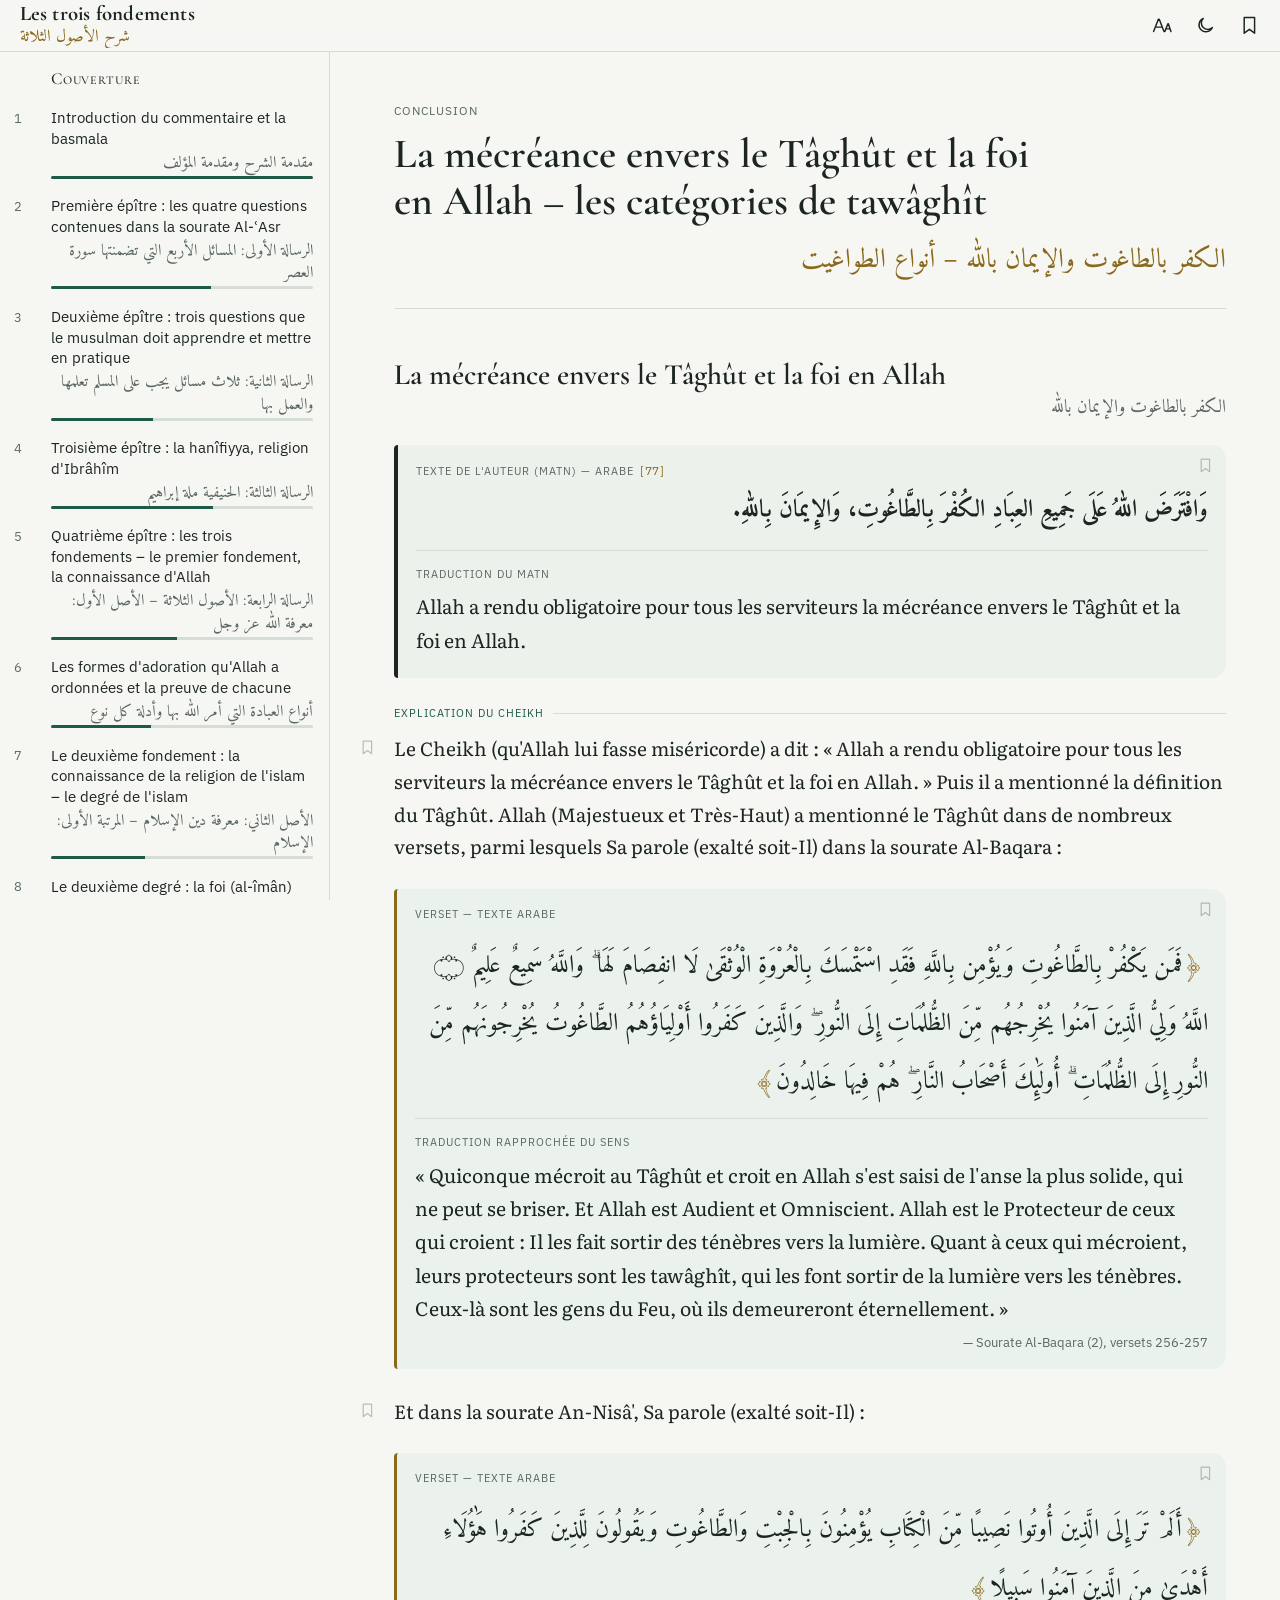
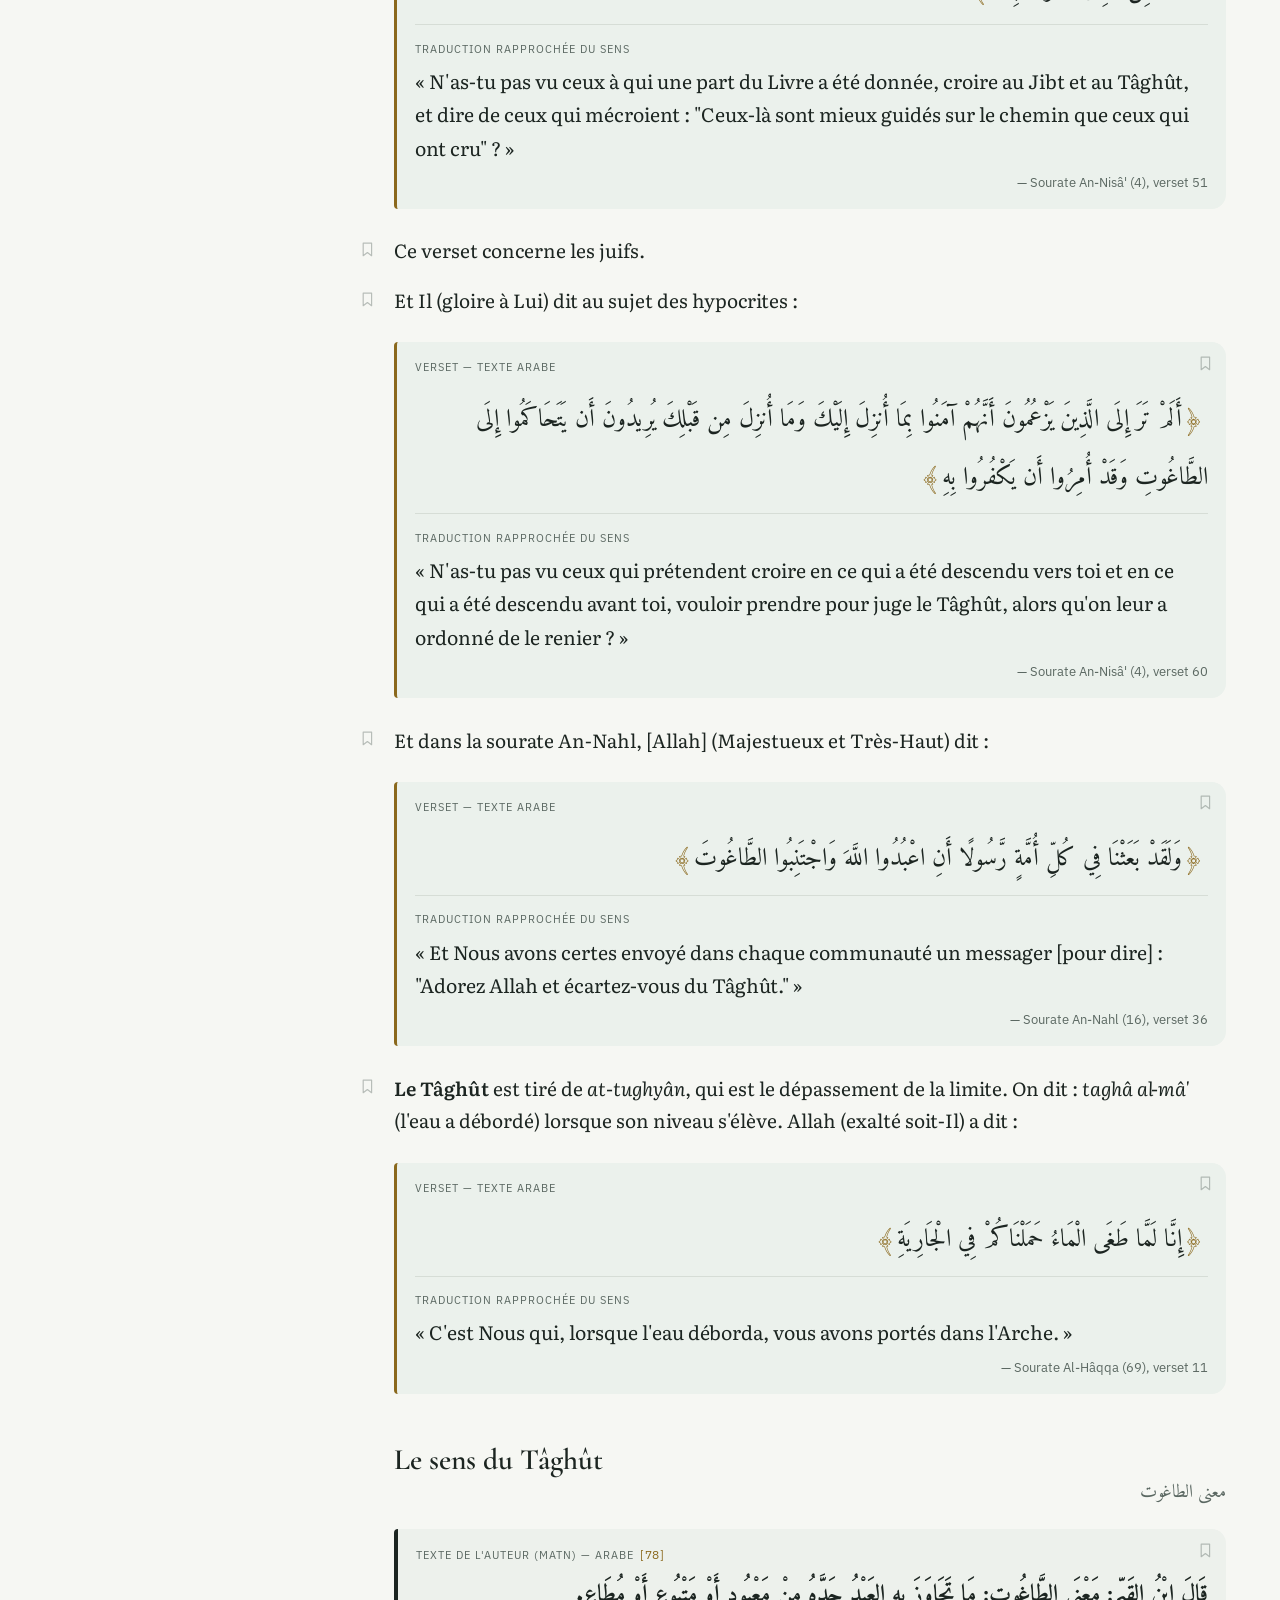
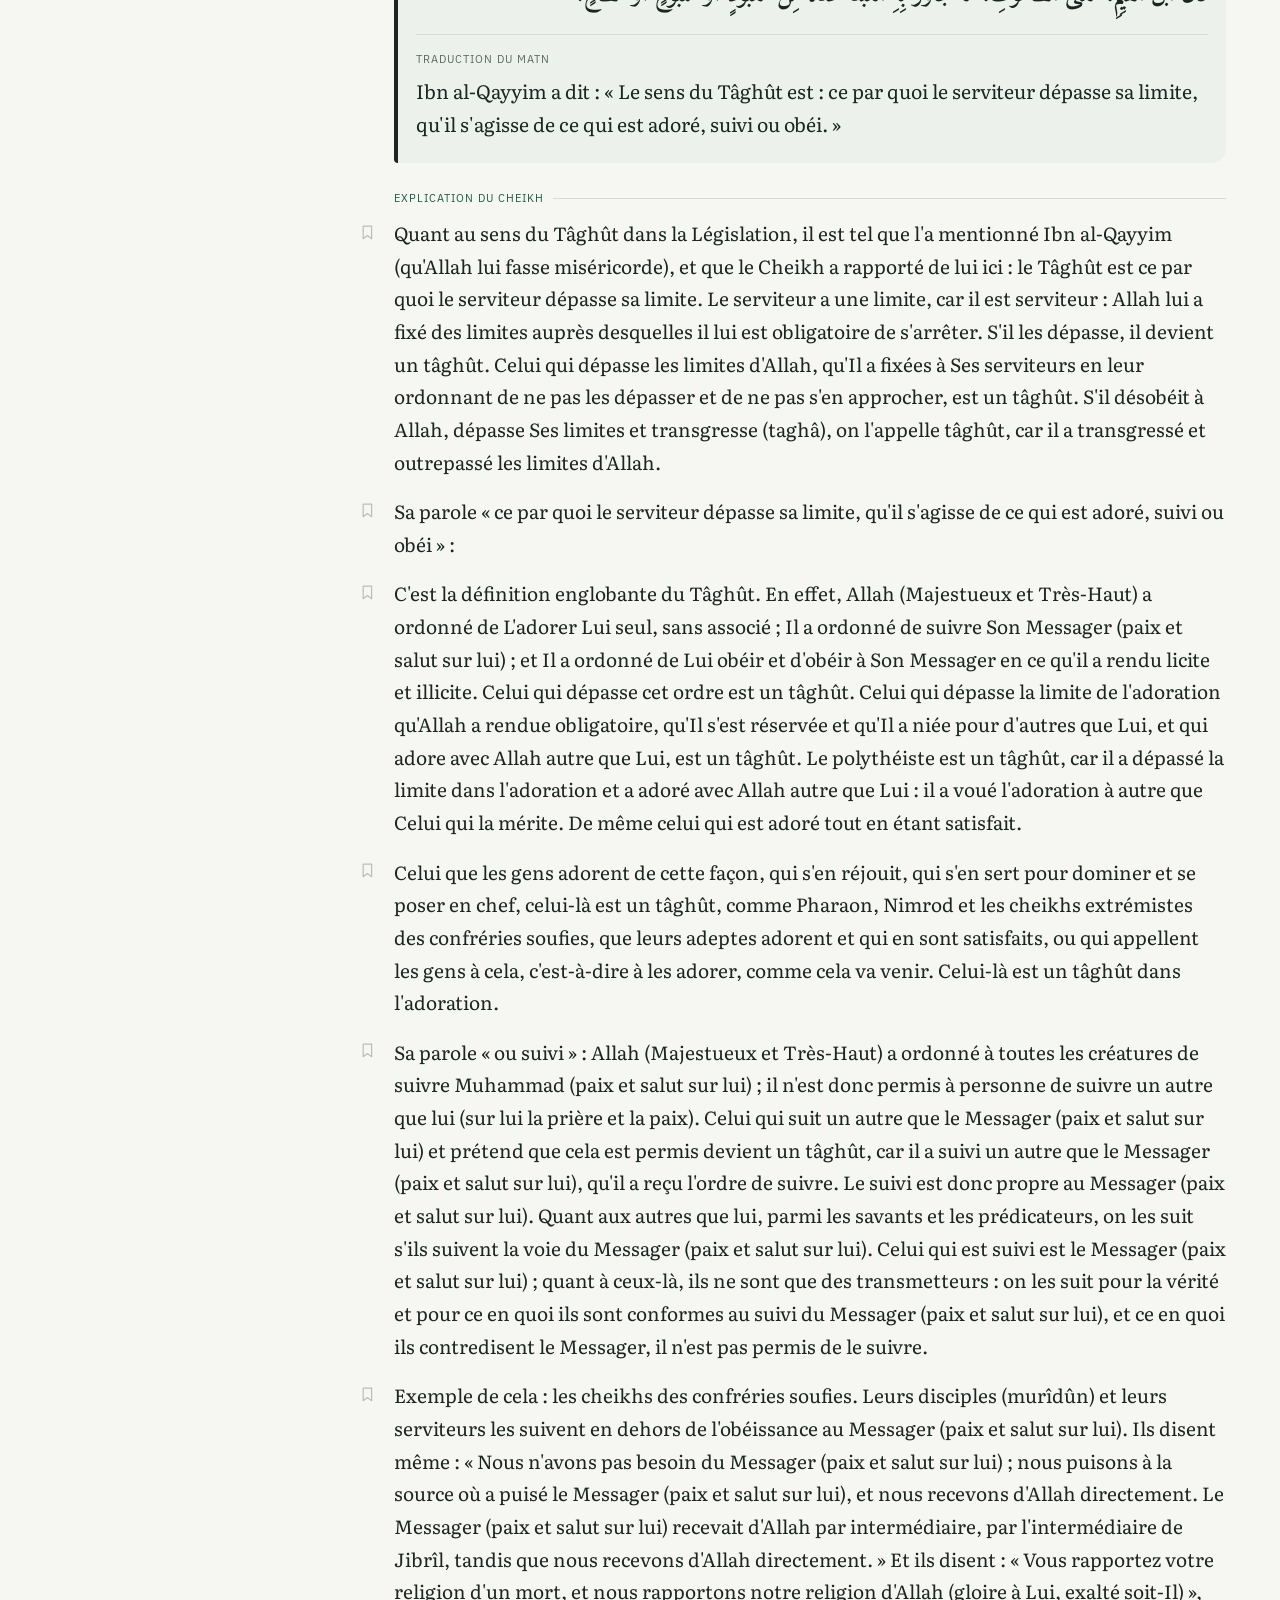
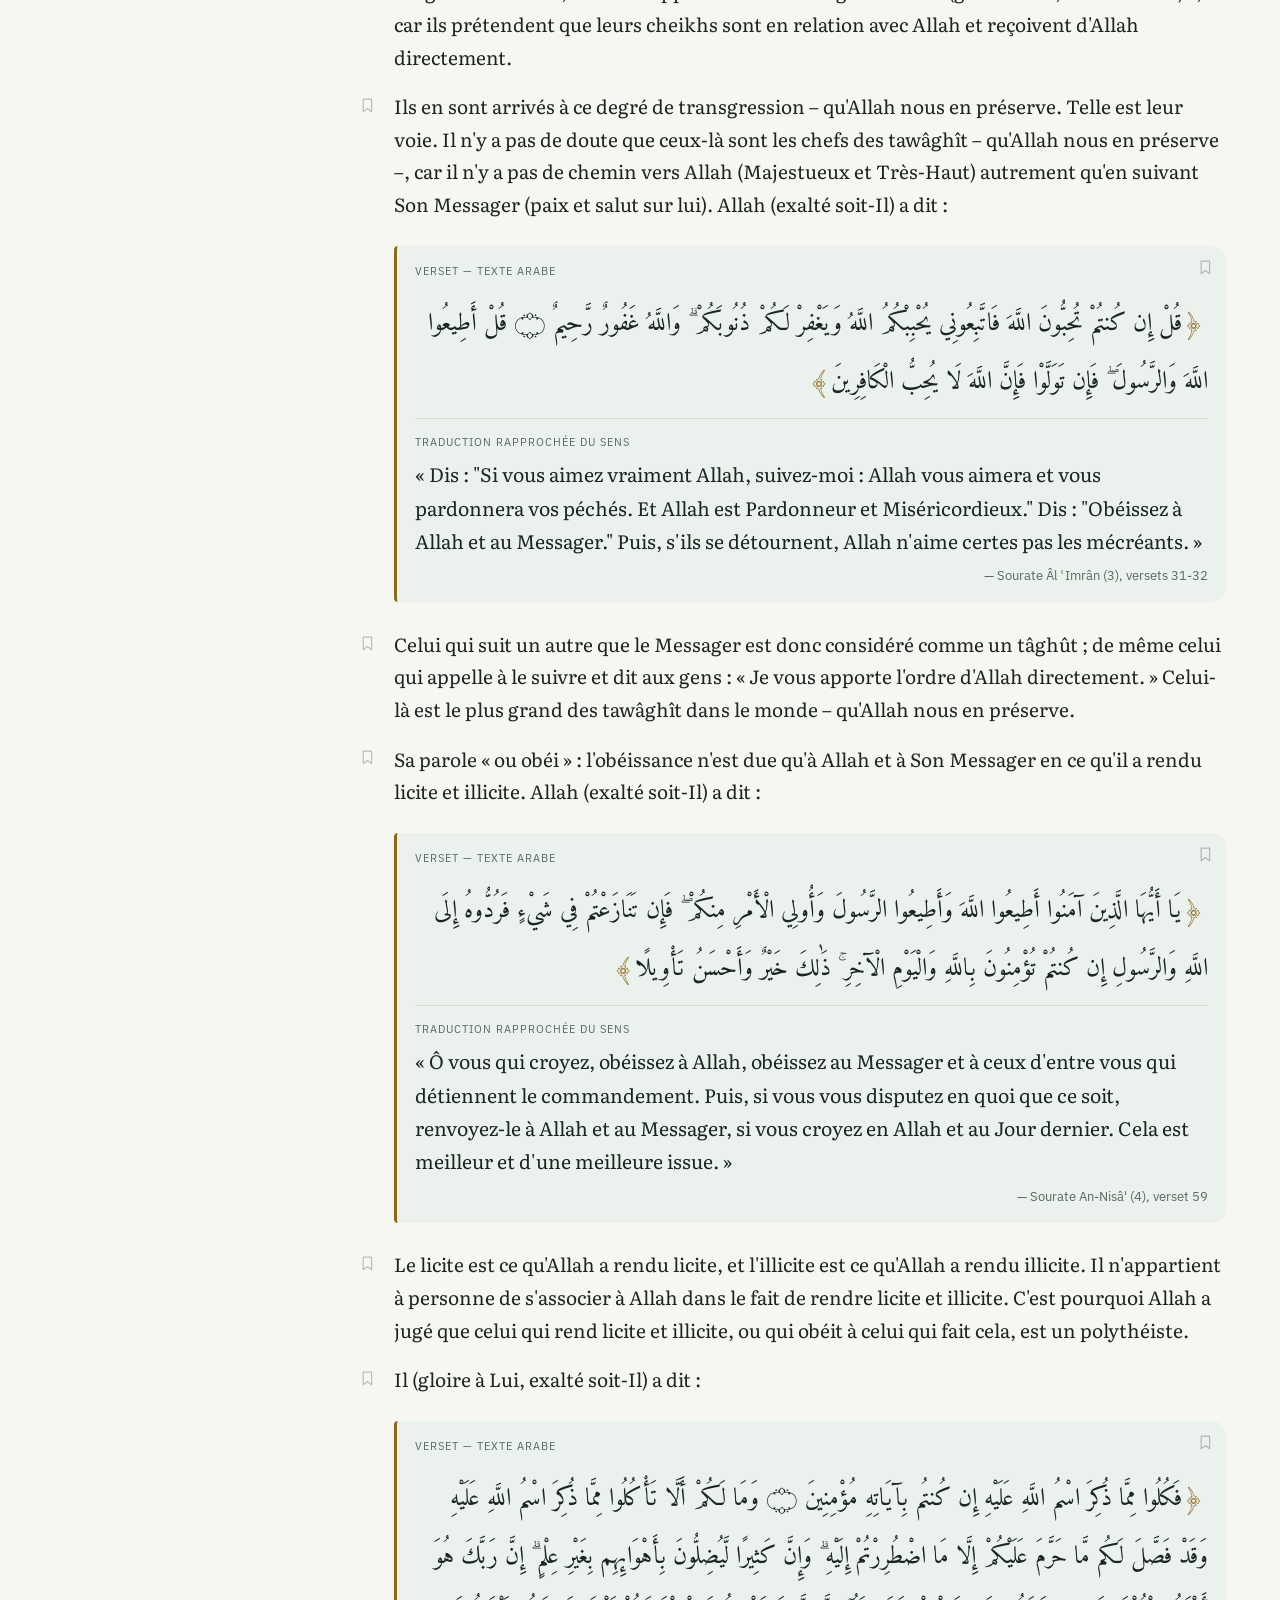
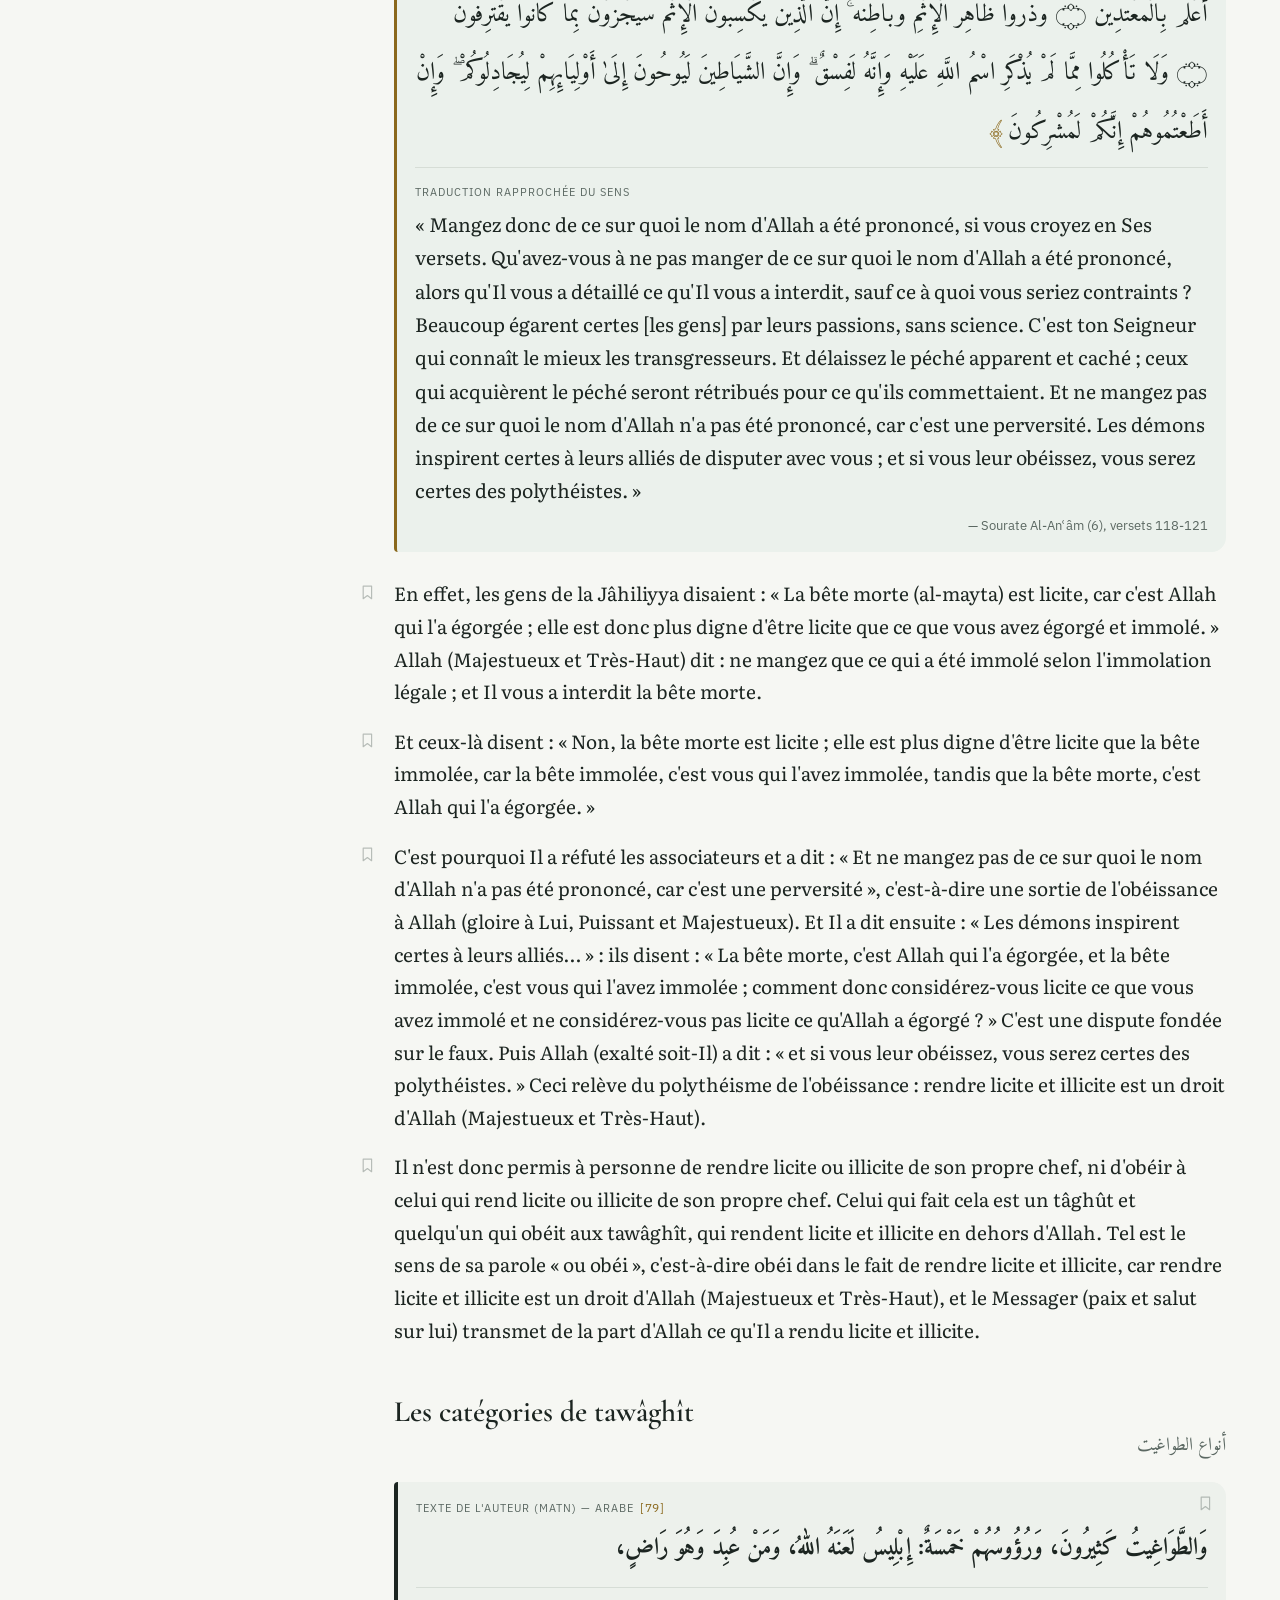
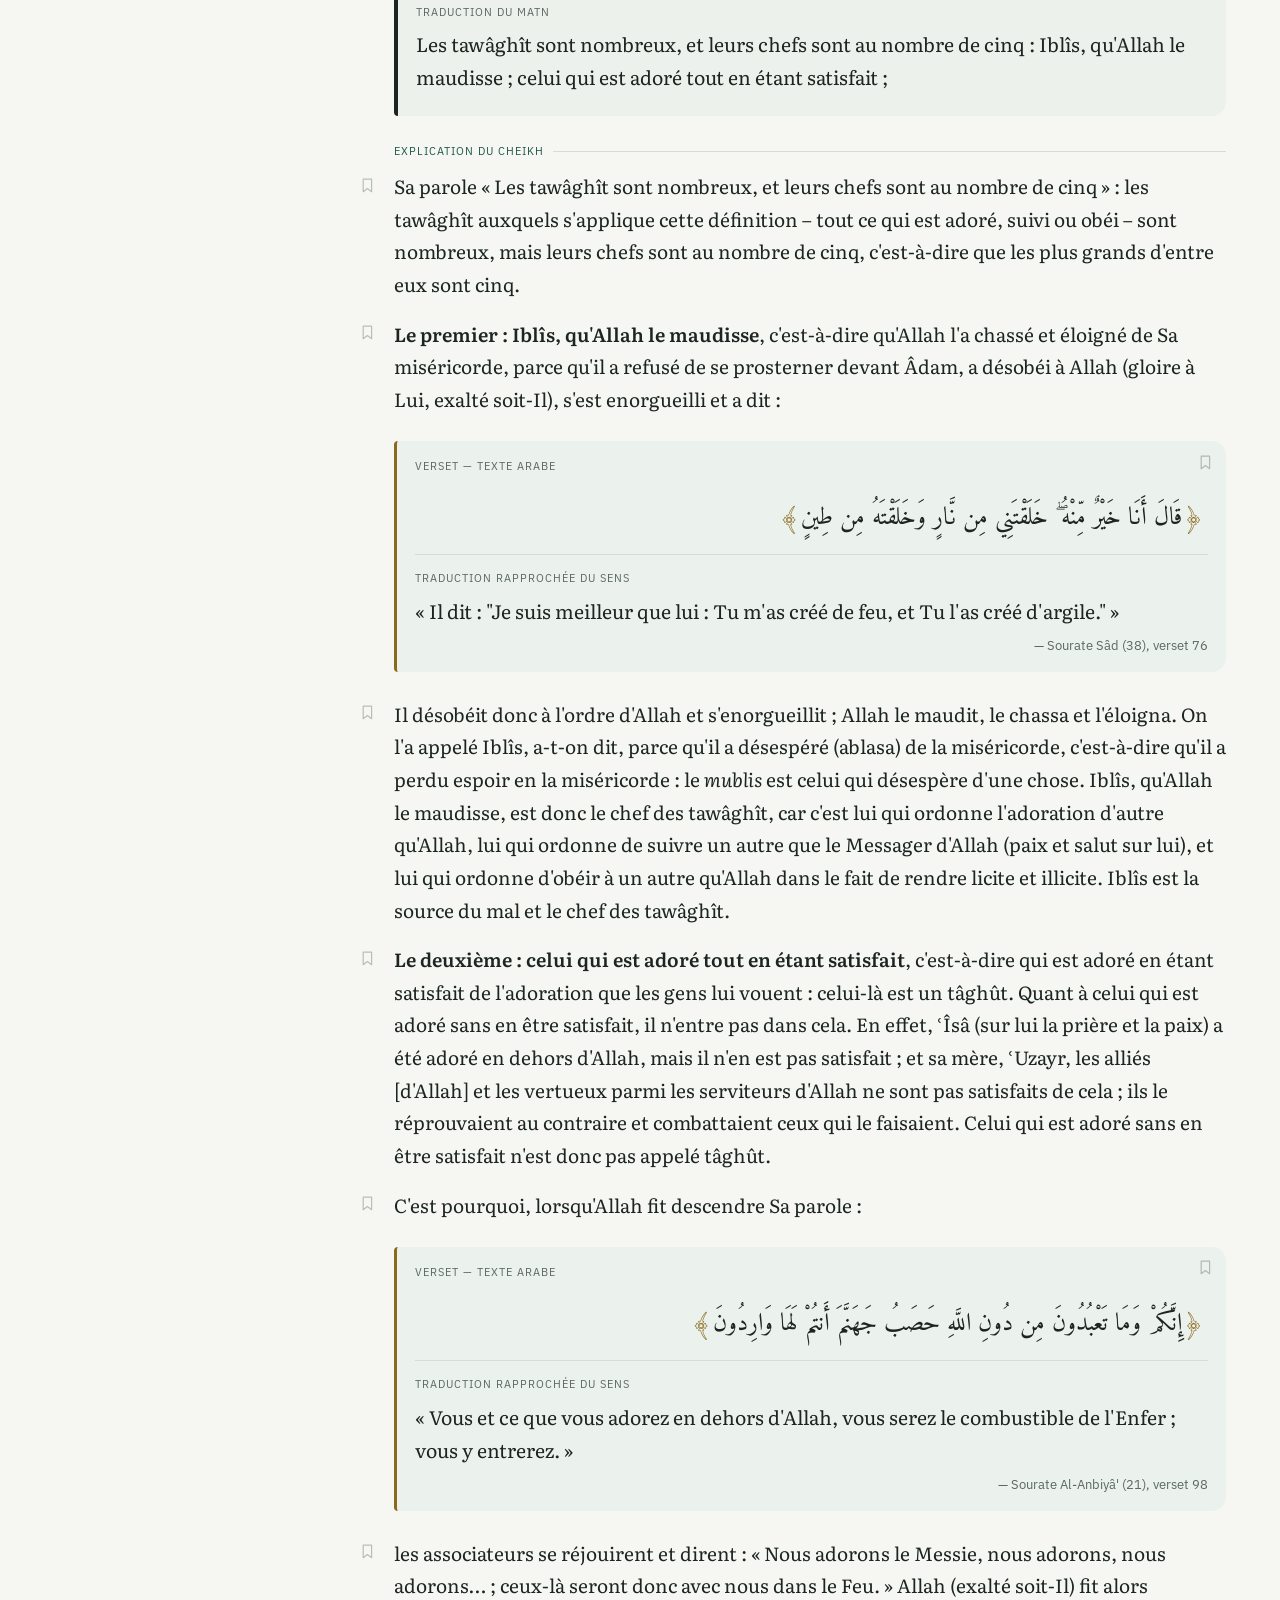
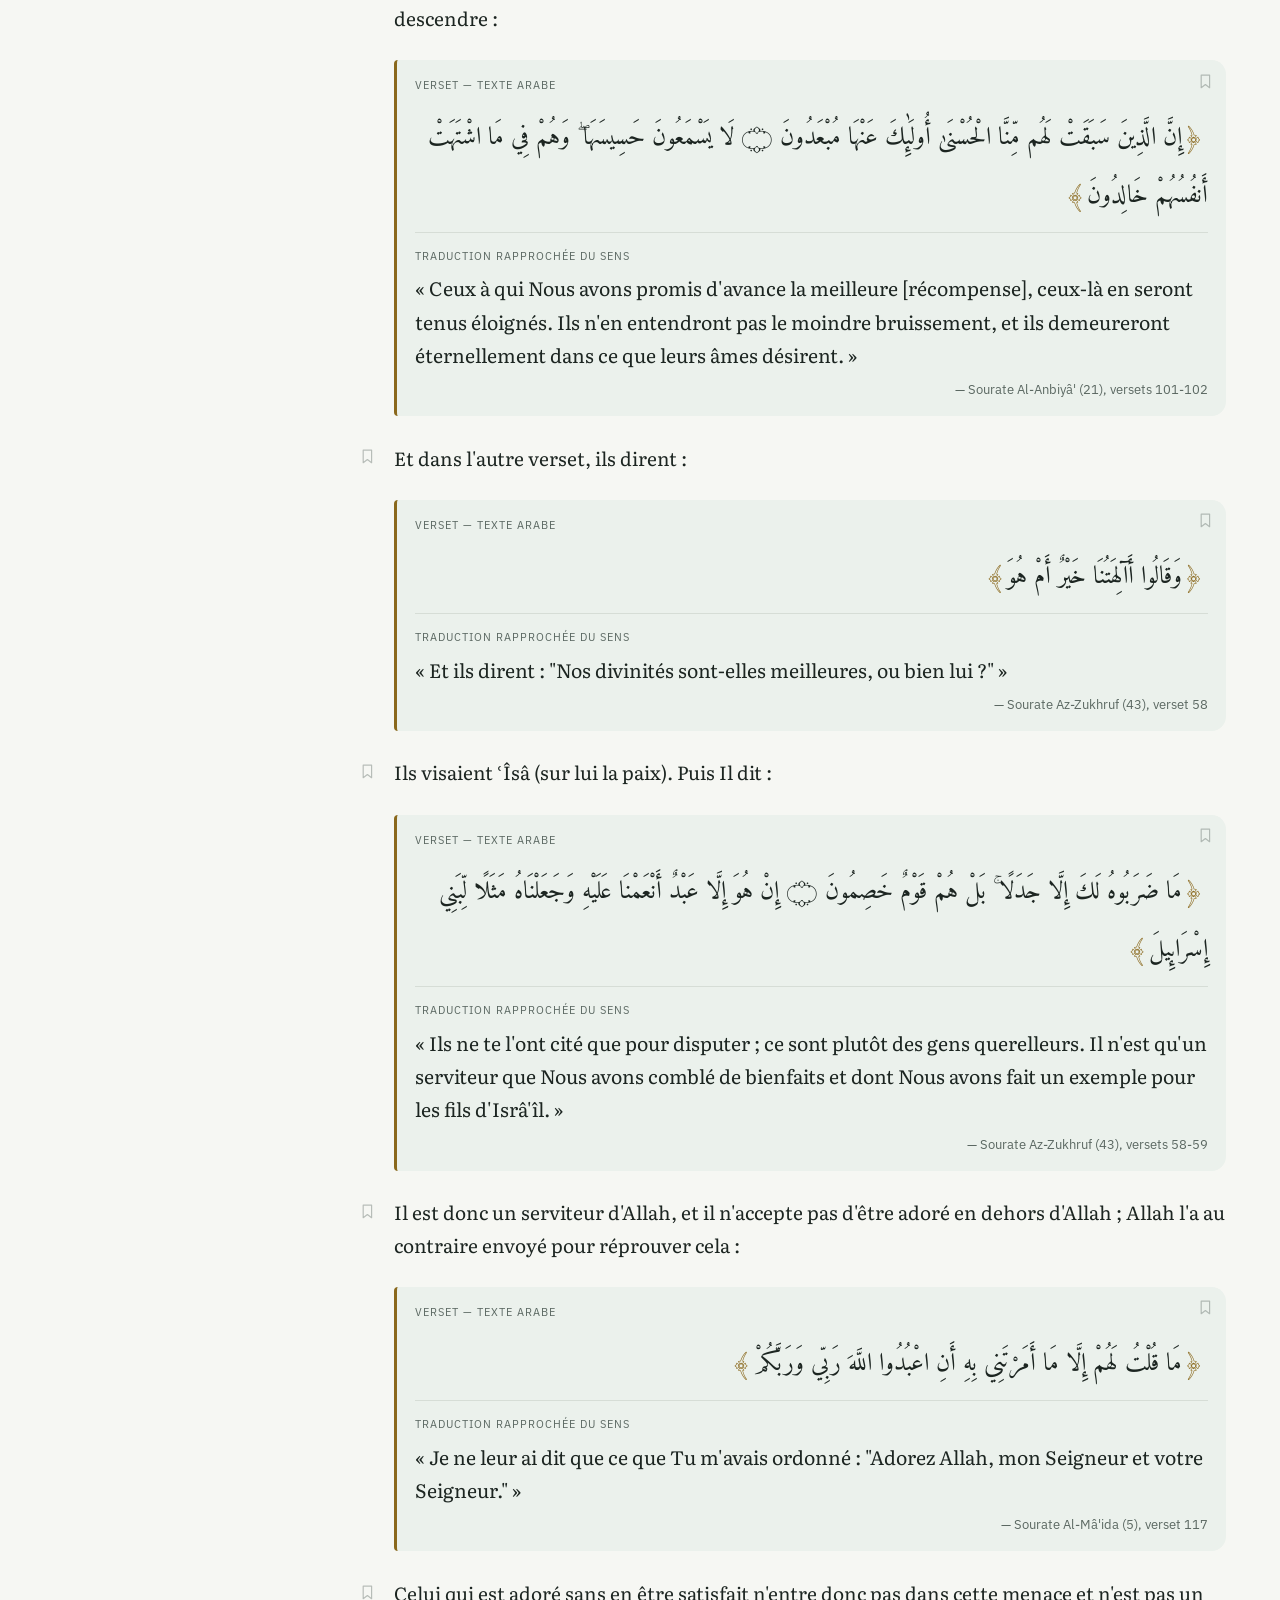
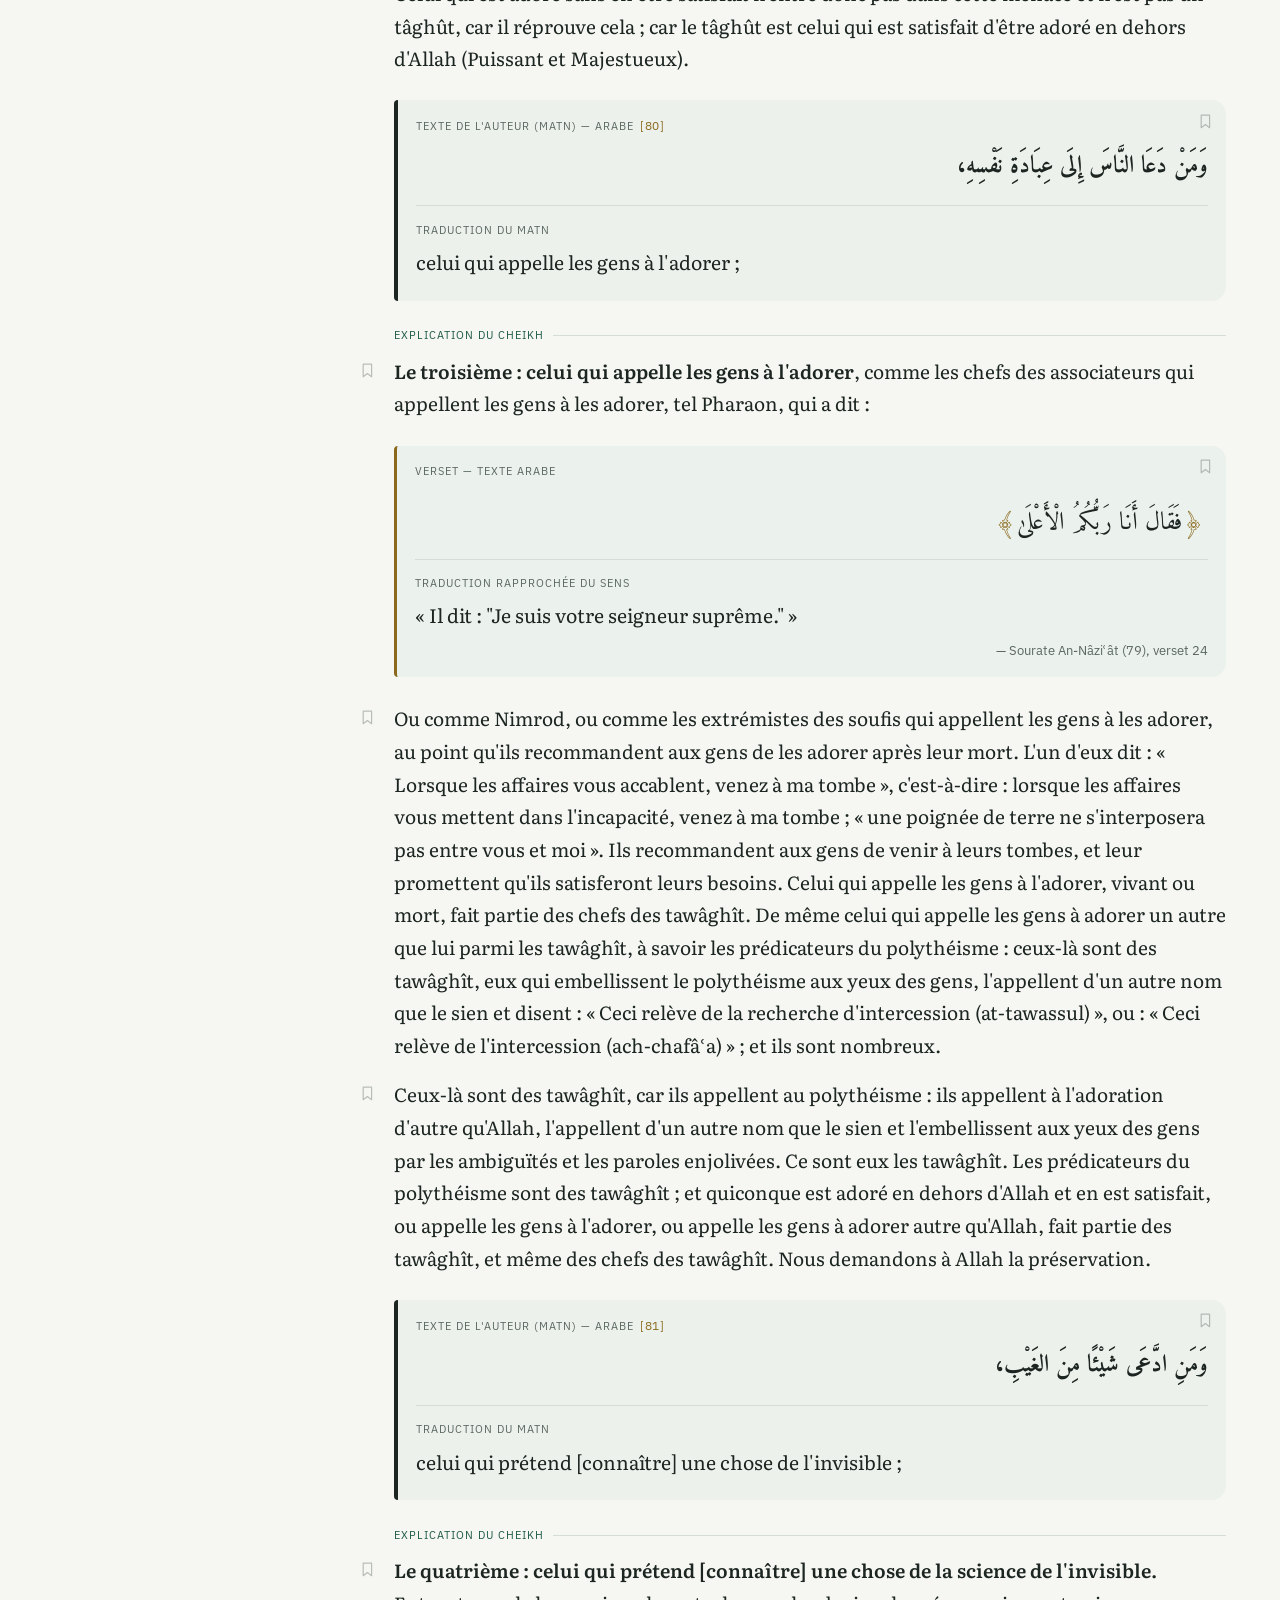
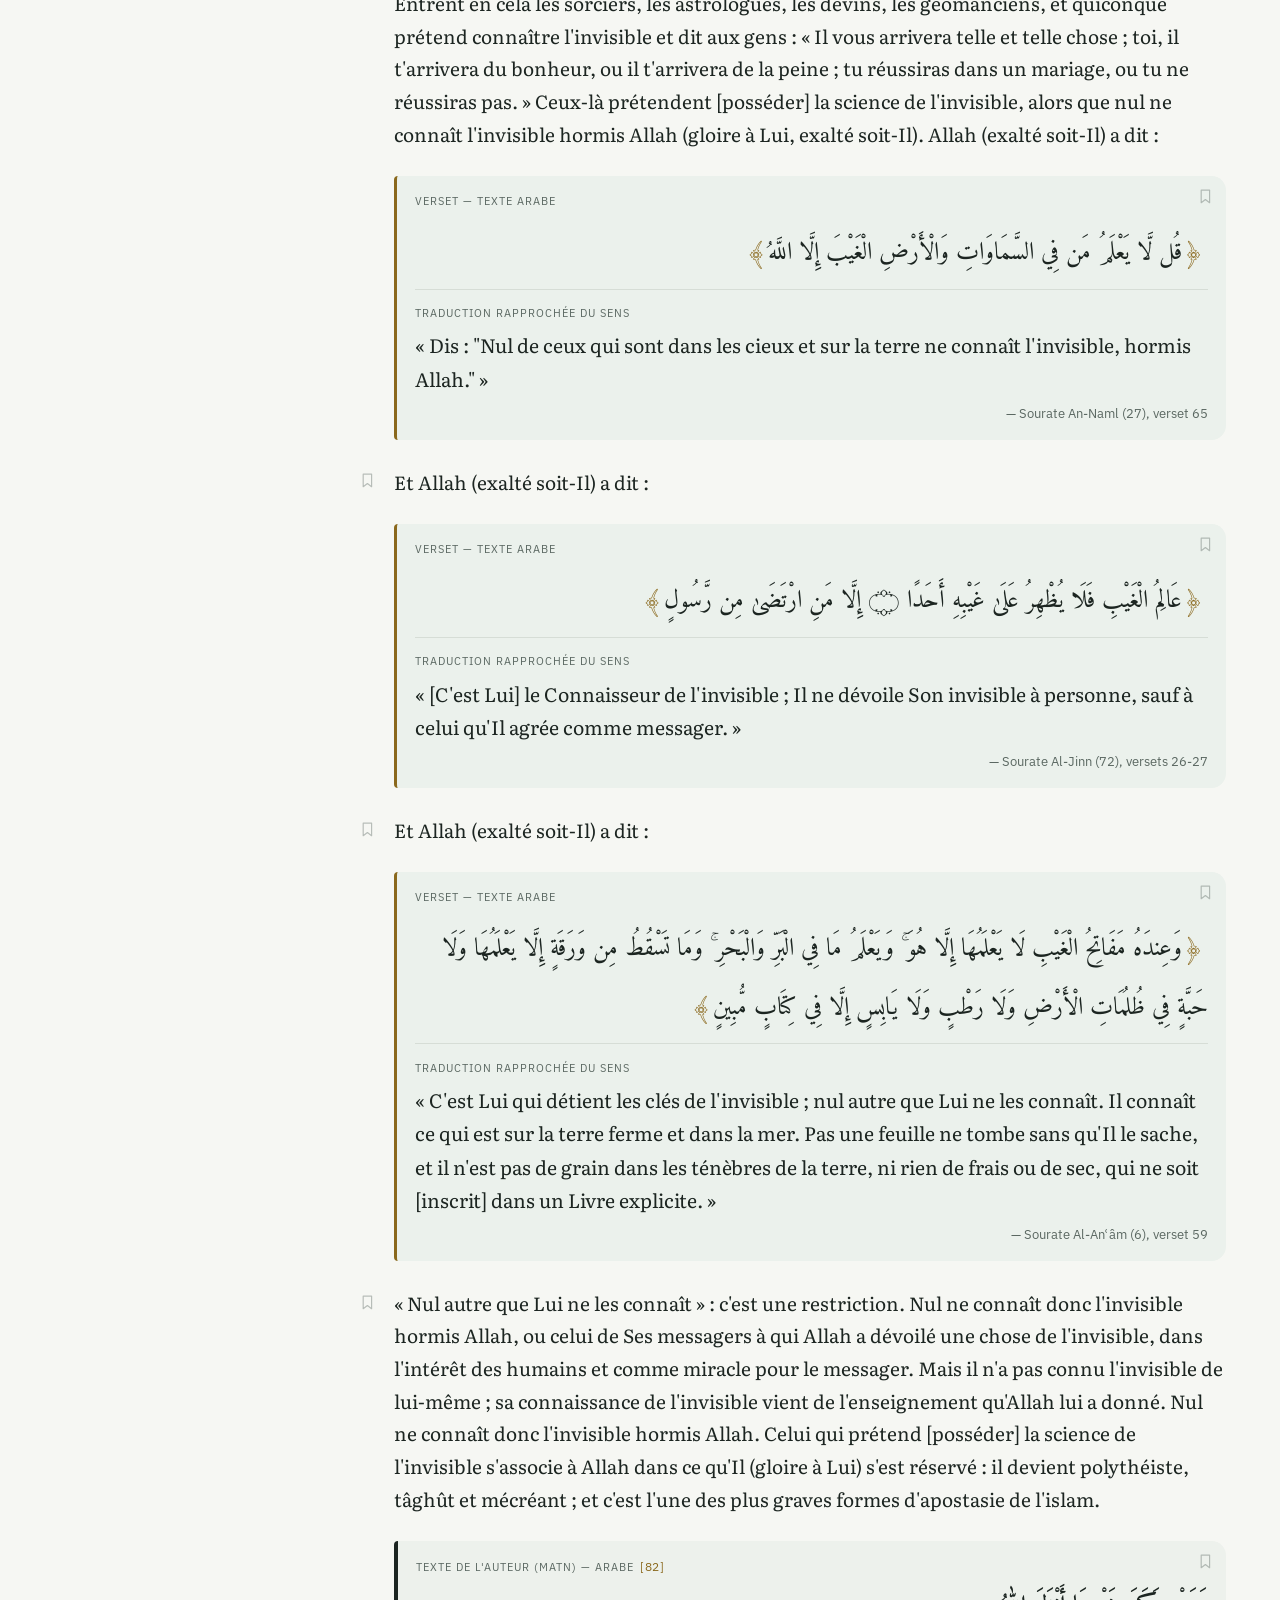
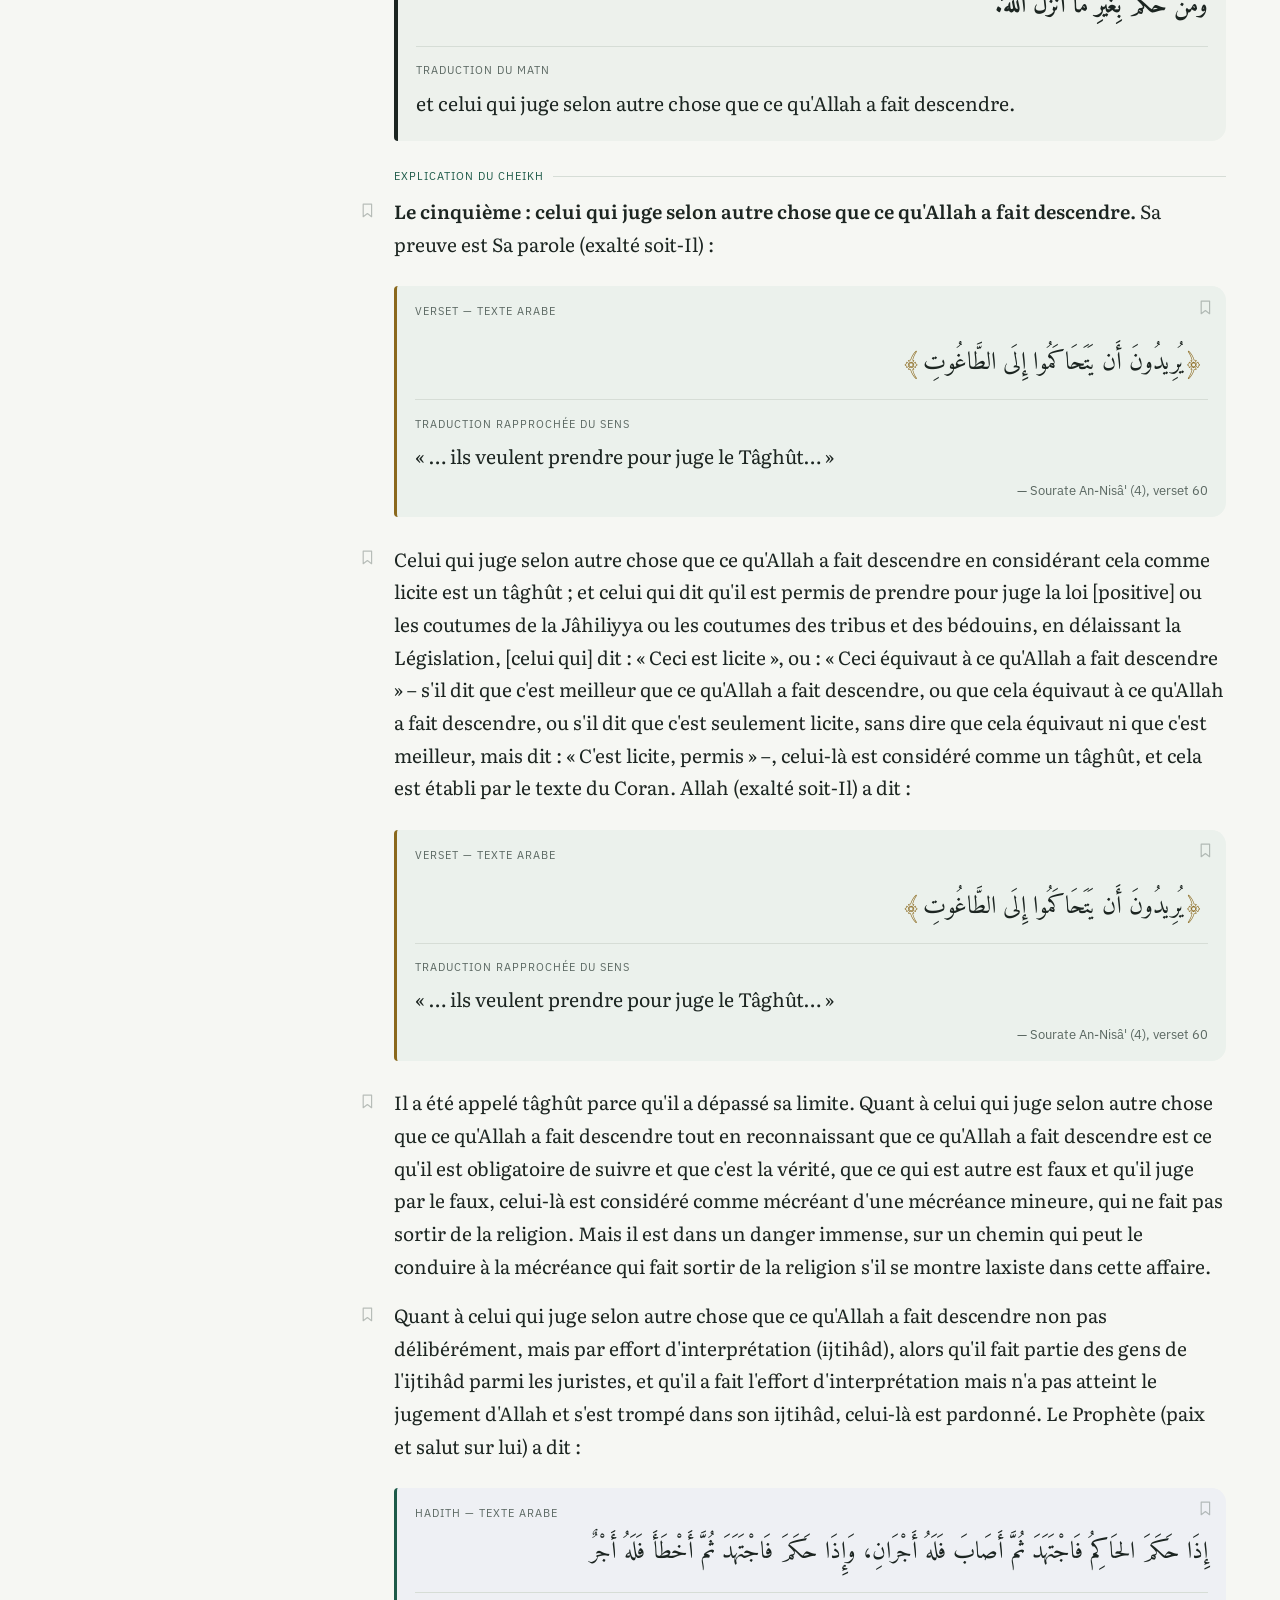
<file: 12-taghout.html>
<!doctype html>
<html lang="fr">
<head>
<meta charset="utf-8">
<meta name="viewport" content="width=device-width,initial-scale=1,viewport-fit=cover">
<title>La mécréance envers le Tâghût et la foi en Allah – les catégories de tawâghît — Charh al-Usûl ath-Thalâtha</title>
<meta name="description" content="Traduction française intégrale du commentaire de Cheikh Sâlih Al-Fawzân sur « Les trois fondements » de Cheikh Muhammad ibn ʿAbd al-Wahhâb">
<meta name="color-scheme" content="light dark">
<meta name="theme-color" content="#f6f7f3" media="(prefers-color-scheme: light)"><meta name="theme-color" content="#111614" media="(prefers-color-scheme: dark)">
<script>try{var t=sessionStorage.getItem('usul3.theme');if(t)document.documentElement.setAttribute('data-theme',t)}catch(e){}</script>
<link rel="icon" href="assets/icons/logo.svg" type="image/svg+xml">
<link rel="icon" href="assets/icons/icon-32.png" sizes="32x32" type="image/png">
<link rel="apple-touch-icon" href="assets/icons/icon-180.png">
<link rel="manifest" href="manifest.webmanifest">
<link rel="stylesheet" href="fonts/fonts.css">
<link rel="stylesheet" href="assets/style.css">
</head>
<body>
<header class="bar">
  <button class="ico" id="btn-menu" type="button" aria-label="Sommaire" aria-controls="toc"><svg viewBox="0 0 24 24"><path d="M4 6h16M4 12h16M4 18h11"/></svg></button>
  <a class="bar-title" href="index.html"><span class="bt-fr">Les trois fondements</span><span class="bt-ar" lang="ar">شرح الأصول الثلاثة</span></a>
  <div class="bar-tools">
    <button class="ico" id="btn-font" type="button" aria-label="Taille du texte"><svg viewBox="0 0 24 24"><path d="M3 19 8.5 5h1L15 19M5 14h8M16 19l3.5-9h.5L23 19M17 16h5"/></svg></button>
    <button class="ico" id="btn-theme" type="button" aria-label="Thème clair ou sombre"><svg viewBox="0 0 24 24"><path d="M20 14.5A8 8 0 1 1 9.5 4a6.5 6.5 0 0 0 10.5 10.5z"/></svg></button>
    <button class="ico" id="btn-bm" type="button" aria-label="Marque-pages" aria-controls="bmpanel"><svg viewBox="0 0 24 24"><path d="M6 3h12v18l-6-4.5L6 21z"/></svg><span class="badge" id="bm-count" hidden></span></button>
  </div>
  <div class="readbar" aria-hidden="true"><i id="readbar"></i></div>
</header>
<nav class="toc" id="toc" aria-label="Sommaire du livre">
  <div class="toc-head"><strong>Sommaire</strong><button class="ico" id="btn-toc-close" type="button" aria-label="Fermer le sommaire"><svg viewBox="0 0 24 24"><path d="M6 6l12 12M18 6 6 18"/></svg></button></div>
  <ol class="toc-list"><li class="toc-item toc-cover"><a href="index.html#couverture"><span class="toc-n" aria-hidden="true"></span><span class="toc-t">Couverture</span><span class="toc-prog" aria-hidden="true"></span></a></li><li class="toc-item"><a href="01-introduction.html" data-ch="01"><span class="toc-n">1</span><span class="toc-t">Introduction du commentaire et la basmala<span class="toc-ar" lang="ar" dir="rtl">مقدمة الشرح ومقدمة المؤلف</span></span><span class="toc-prog" aria-hidden="true"></span></a></li><li class="toc-item"><a href="02-quatre-questions.html" data-ch="02"><span class="toc-n">2</span><span class="toc-t">Première épître : les quatre questions contenues dans la sourate Al-ʿAsr<span class="toc-ar" lang="ar" dir="rtl">الرسالة الأولى: المسائل الأربع التي تضمنتها سورة العصر</span></span><span class="toc-prog" aria-hidden="true"></span></a></li><li class="toc-item"><a href="03-trois-questions.html" data-ch="03"><span class="toc-n">3</span><span class="toc-t">Deuxième épître : trois questions que le musulman doit apprendre et mettre en pratique<span class="toc-ar" lang="ar" dir="rtl">الرسالة الثانية: ثلاث مسائل يجب على المسلم تعلمها والعمل بها</span></span><span class="toc-prog" aria-hidden="true"></span></a></li><li class="toc-item"><a href="04-hanifiyya.html" data-ch="04"><span class="toc-n">4</span><span class="toc-t">Troisième épître : la hanîfiyya, religion d&#x27;Ibrâhîm<span class="toc-ar" lang="ar" dir="rtl">الرسالة الثالثة: الحنيفية ملة إبراهيم</span></span><span class="toc-prog" aria-hidden="true"></span></a></li><li class="toc-item"><a href="05-premier-fondement.html" data-ch="05"><span class="toc-n">5</span><span class="toc-t">Quatrième épître : les trois fondements – le premier fondement, la connaissance d&#x27;Allah<span class="toc-ar" lang="ar" dir="rtl">الرسالة الرابعة: الأصول الثلاثة – الأصل الأول: معرفة الله عز وجل</span></span><span class="toc-prog" aria-hidden="true"></span></a></li><li class="toc-item"><a href="06-formes-adoration.html" data-ch="06"><span class="toc-n">6</span><span class="toc-t">Les formes d&#x27;adoration qu&#x27;Allah a ordonnées et la preuve de chacune<span class="toc-ar" lang="ar" dir="rtl">أنواع العبادة التي أمر الله بها وأدلة كل نوع</span></span><span class="toc-prog" aria-hidden="true"></span></a></li><li class="toc-item"><a href="07-deuxieme-fondement.html" data-ch="07"><span class="toc-n">7</span><span class="toc-t">Le deuxième fondement : la connaissance de la religion de l&#x27;islam – le degré de l&#x27;islam<span class="toc-ar" lang="ar" dir="rtl">الأصل الثاني: معرفة دين الإسلام – المرتبة الأولى: الإسلام</span></span><span class="toc-prog" aria-hidden="true"></span></a></li><li class="toc-item"><a href="08-degre-iman.html" data-ch="08"><span class="toc-n">8</span><span class="toc-t">Le deuxième degré : la foi (al-îmân)<span class="toc-ar" lang="ar" dir="rtl">المرتبة الثانية: الإيمان</span></span><span class="toc-prog" aria-hidden="true"></span></a></li><li class="toc-item"><a href="09-degre-ihsan.html" data-ch="09"><span class="toc-n">9</span><span class="toc-t">Le troisième degré : l&#x27;excellence (al-ihsân) et le hadith de Jibrîl<span class="toc-ar" lang="ar" dir="rtl">المرتبة الثالثة: الإحسان – حديث جبريل</span></span><span class="toc-prog" aria-hidden="true"></span></a></li><li class="toc-item"><a href="10-troisieme-fondement.html" data-ch="10"><span class="toc-n">10</span><span class="toc-t">Le troisième fondement : la connaissance de notre Prophète Muhammad – de sa naissance à l&#x27;Hégire<span class="toc-ar" lang="ar" dir="rtl">الأصل الثالث: معرفة نبينا محمد ﷺ – من مولده إلى الهجرة</span></span><span class="toc-prog" aria-hidden="true"></span></a></li><li class="toc-item"><a href="11-medine-resurrection-messagers.html" data-ch="11"><span class="toc-n">11</span><span class="toc-t">L&#x27;établissement à Médine, la mort du Prophète, la résurrection et les messagers<span class="toc-ar" lang="ar" dir="rtl">الاستقرار في المدينة – وفاته ﷺ – البعث والحساب – الإيمان بالرسل</span></span><span class="toc-prog" aria-hidden="true"></span></a></li><li class="toc-item is-current"><a href="12-taghout.html" data-ch="12"><span class="toc-n">12</span><span class="toc-t">La mécréance envers le Tâghût et la foi en Allah – les catégories de tawâghît<span class="toc-ar" lang="ar" dir="rtl">الكفر بالطاغوت والإيمان بالله – أنواع الطواغيت</span></span><span class="toc-prog" aria-hidden="true"></span></a><ol class="toc-sub"><li class="l2"><a href="#b1">La mécréance envers le Tâghût et la foi en Allah</a></li><li class="l2"><a href="#b14">Le sens du Tâghût</a></li><li class="l2"><a href="#b34">Les catégories de tawâghît</a></li><li class="l2"><a href="#b74">La preuve : « Nulle contrainte en religion »</a></li></ol></li></ol>
  <div class="toc-foot"><button type="button" class="link" id="btn-reset">Réinitialiser la lecture…</button>
  <div class="confirm" id="reset-confirm" hidden><p>Effacer la progression, la position de lecture et tous les marque-pages ?</p><div class="row"><button type="button" class="btn danger" id="reset-yes">Tout effacer</button><button type="button" class="btn" id="reset-no">Annuler</button></div></div></div>
</nav>
<aside class="bmpanel" id="bmpanel" aria-label="Marque-pages" hidden>
  <div class="toc-head"><strong>Marque-pages</strong><button class="ico" id="btn-bm-close" type="button" aria-label="Fermer"><svg viewBox="0 0 24 24"><path d="M6 6l12 12M18 6 6 18"/></svg></button></div>
  <p class="hint">Touchez l'icône <svg class="inl" viewBox="0 0 24 24"><path d="M6 3h12v18l-6-4.5L6 21z"/></svg> en marge d'un passage pour le marquer. Votre position de lecture est enregistrée automatiquement.</p>
  <ol id="bm-list" class="bm-list"></ol>
  <div class="toc-foot"><button type="button" class="link" id="bm-clear">Supprimer tous les marque-pages…</button>
  <div class="confirm" id="bm-confirm" hidden><p>Supprimer tous les marque-pages ?</p><div class="row"><button type="button" class="btn danger" id="bm-yes">Supprimer</button><button type="button" class="btn" id="bm-no">Annuler</button></div></div></div>
</aside>
<div class="scrim" id="scrim" hidden></div>
<div class="fontpop" id="fontpop" hidden><button type="button" class="btn" data-fs="-1" aria-label="Réduire">A−</button><span id="fs-val">100 %</span><button type="button" class="btn" data-fs="1" aria-label="Agrandir">A+</button></div>
<div class="toast" id="toast" role="status" hidden></div>
<main class="page" data-chapter="12">
  <header class="ch-head">
    <p class="ch-kicker">Conclusion</p>
    <h1>La mécréance envers le Tâghût et la foi en Allah – les catégories de tawâghît</h1>
    <p class="ch-ar" lang="ar" dir="rtl">الكفر بالطاغوت والإيمان بالله – أنواع الطواغيت</p>
  </header>
  <article class="text">
<h2 id="b1" data-b>La mécréance envers le Tâghût et la foi en Allah<span class="h-ar" lang="ar" dir="rtl">الكفر بالطاغوت والإيمان بالله</span></h2>
<figure class="cite cite-m" id="b2" data-b><button class="bm" type="button" aria-label="Marquer ce passage" title="Marquer ce passage"><svg viewBox="0 0 24 24" aria-hidden="true"><path d="M6 3h12v18l-6-4.5L6 21z"/></svg></button>
<div class="cite-label">Texte de l'auteur (matn) — arabe<span class="mnum">[77]</span></div>
<blockquote class="ar" lang="ar" dir="rtl">وَافْتَرَضَ اللهُ عَلَى جَمِيعِ العِبَادِ الكُفْرَ بِالطَّاغُوتِ، وَالإِيمَانَ بِاللهِ.</blockquote>
<div class="cite-label">Traduction du matn</div>
<p class="tr">Allah a rendu obligatoire pour tous les serviteurs la mécréance envers le Tâghût et la foi en Allah.</p>
</figure>
<div class="sharh-label">Explication du Cheikh</div>
<p id="b3" data-b><button class="bm" type="button" aria-label="Marquer ce passage" title="Marquer ce passage"><svg viewBox="0 0 24 24" aria-hidden="true"><path d="M6 3h12v18l-6-4.5L6 21z"/></svg></button>Le Cheikh (qu'Allah lui fasse miséricorde) a dit : « Allah a rendu obligatoire pour tous les serviteurs la mécréance envers le Tâghût et la foi en Allah. » Puis il a mentionné la définition du Tâghût. Allah (Majestueux et Très-Haut) a mentionné le Tâghût dans de nombreux versets, parmi lesquels Sa parole (exalté soit-Il) dans la sourate Al-Baqara :</p>
<figure class="cite cite-q" id="b4" data-b><button class="bm" type="button" aria-label="Marquer ce passage" title="Marquer ce passage"><svg viewBox="0 0 24 24" aria-hidden="true"><path d="M6 3h12v18l-6-4.5L6 21z"/></svg></button>
<div class="cite-label">Verset — texte arabe</div>
<blockquote class="ar ar-q" lang="ar" dir="rtl"><span class="orn">﴿</span>فَمَن يَكْفُرْ بِالطَّاغُوتِ وَيُؤْمِن بِاللَّهِ فَقَدِ اسْتَمْسَكَ بِالْعُرْوَةِ الْوُثْقَىٰ لَا انفِصَامَ لَهَا ۗ وَاللَّهُ سَمِيعٌ عَلِيمٌ ۝ اللَّهُ وَلِيُّ الَّذِينَ آمَنُوا يُخْرِجُهُم مِّنَ الظُّلُمَاتِ إِلَى النُّورِ ۖ وَالَّذِينَ كَفَرُوا أَوْلِيَاؤُهُمُ الطَّاغُوتُ يُخْرِجُونَهُم مِّنَ النُّورِ إِلَى الظُّلُمَاتِ ۗ أُولَٰئِكَ أَصْحَابُ النَّارِ ۖ هُمْ فِيهَا خَالِدُونَ<span class="orn">﴾</span></blockquote>
<div class="cite-label">Traduction rapprochée du sens</div>
<p class="tr">« Quiconque mécroit au Tâghût et croit en Allah s'est saisi de l'anse la plus solide, qui ne peut se briser. Et Allah est Audient et Omniscient. Allah est le Protecteur de ceux qui croient : Il les fait sortir des ténèbres vers la lumière. Quant à ceux qui mécroient, leurs protecteurs sont les tawâghît, qui les font sortir de la lumière vers les ténèbres. Ceux-là sont les gens du Feu, où ils demeureront éternellement. »</p>
<figcaption class="ref">Sourate Al-Baqara (2), versets 256-257</figcaption>
</figure>
<p id="b5" data-b><button class="bm" type="button" aria-label="Marquer ce passage" title="Marquer ce passage"><svg viewBox="0 0 24 24" aria-hidden="true"><path d="M6 3h12v18l-6-4.5L6 21z"/></svg></button>Et dans la sourate An-Nisâ', Sa parole (exalté soit-Il) :</p>
<figure class="cite cite-q" id="b6" data-b><button class="bm" type="button" aria-label="Marquer ce passage" title="Marquer ce passage"><svg viewBox="0 0 24 24" aria-hidden="true"><path d="M6 3h12v18l-6-4.5L6 21z"/></svg></button>
<div class="cite-label">Verset — texte arabe</div>
<blockquote class="ar ar-q" lang="ar" dir="rtl"><span class="orn">﴿</span>أَلَمْ تَرَ إِلَى الَّذِينَ أُوتُوا نَصِيبًا مِّنَ الْكِتَابِ يُؤْمِنُونَ بِالْجِبْتِ وَالطَّاغُوتِ وَيَقُولُونَ لِلَّذِينَ كَفَرُوا هَٰؤُلَاءِ أَهْدَىٰ مِنَ الَّذِينَ آمَنُوا سَبِيلًا<span class="orn">﴾</span></blockquote>
<div class="cite-label">Traduction rapprochée du sens</div>
<p class="tr">« N'as-tu pas vu ceux à qui une part du Livre a été donnée, croire au Jibt et au Tâghût, et dire de ceux qui mécroient : "Ceux-là sont mieux guidés sur le chemin que ceux qui ont cru" ? »</p>
<figcaption class="ref">Sourate An-Nisâ' (4), verset 51</figcaption>
</figure>
<p id="b7" data-b><button class="bm" type="button" aria-label="Marquer ce passage" title="Marquer ce passage"><svg viewBox="0 0 24 24" aria-hidden="true"><path d="M6 3h12v18l-6-4.5L6 21z"/></svg></button>Ce verset concerne les juifs.</p>
<p id="b8" data-b><button class="bm" type="button" aria-label="Marquer ce passage" title="Marquer ce passage"><svg viewBox="0 0 24 24" aria-hidden="true"><path d="M6 3h12v18l-6-4.5L6 21z"/></svg></button>Et Il (gloire à Lui) dit au sujet des hypocrites :</p>
<figure class="cite cite-q" id="b9" data-b><button class="bm" type="button" aria-label="Marquer ce passage" title="Marquer ce passage"><svg viewBox="0 0 24 24" aria-hidden="true"><path d="M6 3h12v18l-6-4.5L6 21z"/></svg></button>
<div class="cite-label">Verset — texte arabe</div>
<blockquote class="ar ar-q" lang="ar" dir="rtl"><span class="orn">﴿</span>أَلَمْ تَرَ إِلَى الَّذِينَ يَزْعُمُونَ أَنَّهُمْ آمَنُوا بِمَا أُنزِلَ إِلَيْكَ وَمَا أُنزِلَ مِن قَبْلِكَ يُرِيدُونَ أَن يَتَحَاكَمُوا إِلَى الطَّاغُوتِ وَقَدْ أُمِرُوا أَن يَكْفُرُوا بِهِ<span class="orn">﴾</span></blockquote>
<div class="cite-label">Traduction rapprochée du sens</div>
<p class="tr">« N'as-tu pas vu ceux qui prétendent croire en ce qui a été descendu vers toi et en ce qui a été descendu avant toi, vouloir prendre pour juge le Tâghût, alors qu'on leur a ordonné de le renier ? »</p>
<figcaption class="ref">Sourate An-Nisâ' (4), verset 60</figcaption>
</figure>
<p id="b10" data-b><button class="bm" type="button" aria-label="Marquer ce passage" title="Marquer ce passage"><svg viewBox="0 0 24 24" aria-hidden="true"><path d="M6 3h12v18l-6-4.5L6 21z"/></svg></button>Et dans la sourate An-Nahl, [Allah] (Majestueux et Très-Haut) dit :</p>
<figure class="cite cite-q" id="b11" data-b><button class="bm" type="button" aria-label="Marquer ce passage" title="Marquer ce passage"><svg viewBox="0 0 24 24" aria-hidden="true"><path d="M6 3h12v18l-6-4.5L6 21z"/></svg></button>
<div class="cite-label">Verset — texte arabe</div>
<blockquote class="ar ar-q" lang="ar" dir="rtl"><span class="orn">﴿</span>وَلَقَدْ بَعَثْنَا فِي كُلِّ أُمَّةٍ رَّسُولًا أَنِ اعْبُدُوا اللَّهَ وَاجْتَنِبُوا الطَّاغُوتَ<span class="orn">﴾</span></blockquote>
<div class="cite-label">Traduction rapprochée du sens</div>
<p class="tr">« Et Nous avons certes envoyé dans chaque communauté un messager [pour dire] : "Adorez Allah et écartez-vous du Tâghût." »</p>
<figcaption class="ref">Sourate An-Nahl (16), verset 36</figcaption>
</figure>
<p id="b12" data-b><button class="bm" type="button" aria-label="Marquer ce passage" title="Marquer ce passage"><svg viewBox="0 0 24 24" aria-hidden="true"><path d="M6 3h12v18l-6-4.5L6 21z"/></svg></button><strong>Le Tâghût</strong> est tiré de <em>at-tughyân</em>, qui est le dépassement de la limite. On dit : <em>taghâ al-mâ'</em> (l'eau a débordé) lorsque son niveau s'élève. Allah (exalté soit-Il) a dit :</p>
<figure class="cite cite-q" id="b13" data-b><button class="bm" type="button" aria-label="Marquer ce passage" title="Marquer ce passage"><svg viewBox="0 0 24 24" aria-hidden="true"><path d="M6 3h12v18l-6-4.5L6 21z"/></svg></button>
<div class="cite-label">Verset — texte arabe</div>
<blockquote class="ar ar-q" lang="ar" dir="rtl"><span class="orn">﴿</span>إِنَّا لَمَّا طَغَى الْمَاءُ حَمَلْنَاكُمْ فِي الْجَارِيَةِ<span class="orn">﴾</span></blockquote>
<div class="cite-label">Traduction rapprochée du sens</div>
<p class="tr">« C'est Nous qui, lorsque l'eau déborda, vous avons portés dans l'Arche. »</p>
<figcaption class="ref">Sourate Al-Hâqqa (69), verset 11</figcaption>
</figure>
<h2 id="b14" data-b>Le sens du Tâghût<span class="h-ar" lang="ar" dir="rtl">معنى الطاغوت</span></h2>
<figure class="cite cite-m" id="b15" data-b><button class="bm" type="button" aria-label="Marquer ce passage" title="Marquer ce passage"><svg viewBox="0 0 24 24" aria-hidden="true"><path d="M6 3h12v18l-6-4.5L6 21z"/></svg></button>
<div class="cite-label">Texte de l'auteur (matn) — arabe<span class="mnum">[78]</span></div>
<blockquote class="ar" lang="ar" dir="rtl">قَالَ ابْنُ القَيِّمِ: مَعْنَى الطَّاغُوتِ: مَا تَجَاوَزَ بِهِ العَبْدُ حَدَّهُ مِنْ مَعْبُودٍ أَوْ مَتْبُوعٍ أَوْ مُطَاعٍ.</blockquote>
<div class="cite-label">Traduction du matn</div>
<p class="tr">Ibn al-Qayyim a dit : « Le sens du Tâghût est : ce par quoi le serviteur dépasse sa limite, qu'il s'agisse de ce qui est adoré, suivi ou obéi. »</p>
</figure>
<div class="sharh-label">Explication du Cheikh</div>
<p id="b16" data-b><button class="bm" type="button" aria-label="Marquer ce passage" title="Marquer ce passage"><svg viewBox="0 0 24 24" aria-hidden="true"><path d="M6 3h12v18l-6-4.5L6 21z"/></svg></button>Quant au sens du Tâghût dans la Législation, il est tel que l'a mentionné Ibn al-Qayyim (qu'Allah lui fasse miséricorde), et que le Cheikh a rapporté de lui ici : le Tâghût est ce par quoi le serviteur dépasse sa limite. Le serviteur a une limite, car il est serviteur : Allah lui a fixé des limites auprès desquelles il lui est obligatoire de s'arrêter. S'il les dépasse, il devient un tâghût. Celui qui dépasse les limites d'Allah, qu'Il a fixées à Ses serviteurs en leur ordonnant de ne pas les dépasser et de ne pas s'en approcher, est un tâghût. S'il désobéit à Allah, dépasse Ses limites et transgresse (taghâ), on l'appelle tâghût, car il a transgressé et outrepassé les limites d'Allah.</p>
<p id="b17" data-b><button class="bm" type="button" aria-label="Marquer ce passage" title="Marquer ce passage"><svg viewBox="0 0 24 24" aria-hidden="true"><path d="M6 3h12v18l-6-4.5L6 21z"/></svg></button>Sa parole « ce par quoi le serviteur dépasse sa limite, qu'il s'agisse de ce qui est adoré, suivi ou obéi » :</p>
<p id="b18" data-b><button class="bm" type="button" aria-label="Marquer ce passage" title="Marquer ce passage"><svg viewBox="0 0 24 24" aria-hidden="true"><path d="M6 3h12v18l-6-4.5L6 21z"/></svg></button>C'est la définition englobante du Tâghût. En effet, Allah (Majestueux et Très-Haut) a ordonné de L'adorer Lui seul, sans associé ; Il a ordonné de suivre Son Messager (paix et salut sur lui) ; et Il a ordonné de Lui obéir et d'obéir à Son Messager en ce qu'il a rendu licite et illicite. Celui qui dépasse cet ordre est un tâghût. Celui qui dépasse la limite de l'adoration qu'Allah a rendue obligatoire, qu'Il s'est réservée et qu'Il a niée pour d'autres que Lui, et qui adore avec Allah autre que Lui, est un tâghût. Le polythéiste est un tâghût, car il a dépassé la limite dans l'adoration et a adoré avec Allah autre que Lui : il a voué l'adoration à autre que Celui qui la mérite. De même celui qui est adoré tout en étant satisfait.</p>
<p id="b19" data-b><button class="bm" type="button" aria-label="Marquer ce passage" title="Marquer ce passage"><svg viewBox="0 0 24 24" aria-hidden="true"><path d="M6 3h12v18l-6-4.5L6 21z"/></svg></button>Celui que les gens adorent de cette façon, qui s'en réjouit, qui s'en sert pour dominer et se poser en chef, celui-là est un tâghût, comme Pharaon, Nimrod et les cheikhs extrémistes des confréries soufies, que leurs adeptes adorent et qui en sont satisfaits, ou qui appellent les gens à cela, c'est-à-dire à les adorer, comme cela va venir. Celui-là est un tâghût dans l'adoration.</p>
<p id="b20" data-b><button class="bm" type="button" aria-label="Marquer ce passage" title="Marquer ce passage"><svg viewBox="0 0 24 24" aria-hidden="true"><path d="M6 3h12v18l-6-4.5L6 21z"/></svg></button>Sa parole « ou suivi » : Allah (Majestueux et Très-Haut) a ordonné à toutes les créatures de suivre Muhammad (paix et salut sur lui) ; il n'est donc permis à personne de suivre un autre que lui (sur lui la prière et la paix). Celui qui suit un autre que le Messager (paix et salut sur lui) et prétend que cela est permis devient un tâghût, car il a suivi un autre que le Messager (paix et salut sur lui), qu'il a reçu l'ordre de suivre. Le suivi est donc propre au Messager (paix et salut sur lui). Quant aux autres que lui, parmi les savants et les prédicateurs, on les suit s'ils suivent la voie du Messager (paix et salut sur lui). Celui qui est suivi est le Messager (paix et salut sur lui) ; quant à ceux-là, ils ne sont que des transmetteurs : on les suit pour la vérité et pour ce en quoi ils sont conformes au suivi du Messager (paix et salut sur lui), et ce en quoi ils contredisent le Messager, il n'est pas permis de le suivre.</p>
<p id="b21" data-b><button class="bm" type="button" aria-label="Marquer ce passage" title="Marquer ce passage"><svg viewBox="0 0 24 24" aria-hidden="true"><path d="M6 3h12v18l-6-4.5L6 21z"/></svg></button>Exemple de cela : les cheikhs des confréries soufies. Leurs disciples (murîdûn) et leurs serviteurs les suivent en dehors de l'obéissance au Messager (paix et salut sur lui). Ils disent même : « Nous n'avons pas besoin du Messager (paix et salut sur lui) ; nous puisons à la source où a puisé le Messager (paix et salut sur lui), et nous recevons d'Allah directement. Le Messager (paix et salut sur lui) recevait d'Allah par intermédiaire, par l'intermédiaire de Jibrîl, tandis que nous recevons d'Allah directement. » Et ils disent : « Vous rapportez votre religion d'un mort, et nous rapportons notre religion d'Allah (gloire à Lui, exalté soit-Il) », car ils prétendent que leurs cheikhs sont en relation avec Allah et reçoivent d'Allah directement.</p>
<p id="b22" data-b><button class="bm" type="button" aria-label="Marquer ce passage" title="Marquer ce passage"><svg viewBox="0 0 24 24" aria-hidden="true"><path d="M6 3h12v18l-6-4.5L6 21z"/></svg></button>Ils en sont arrivés à ce degré de transgression – qu'Allah nous en préserve. Telle est leur voie. Il n'y a pas de doute que ceux-là sont les chefs des tawâghît – qu'Allah nous en préserve –, car il n'y a pas de chemin vers Allah (Majestueux et Très-Haut) autrement qu'en suivant Son Messager (paix et salut sur lui). Allah (exalté soit-Il) a dit :</p>
<figure class="cite cite-q" id="b23" data-b><button class="bm" type="button" aria-label="Marquer ce passage" title="Marquer ce passage"><svg viewBox="0 0 24 24" aria-hidden="true"><path d="M6 3h12v18l-6-4.5L6 21z"/></svg></button>
<div class="cite-label">Verset — texte arabe</div>
<blockquote class="ar ar-q" lang="ar" dir="rtl"><span class="orn">﴿</span>قُلْ إِن كُنتُمْ تُحِبُّونَ اللَّهَ فَاتَّبِعُونِي يُحْبِبْكُمُ اللَّهُ وَيَغْفِرْ لَكُمْ ذُنُوبَكُمْ ۗ وَاللَّهُ غَفُورٌ رَّحِيمٌ ۝ قُلْ أَطِيعُوا اللَّهَ وَالرَّسُولَ ۖ فَإِن تَوَلَّوْا فَإِنَّ اللَّهَ لَا يُحِبُّ الْكَافِرِينَ<span class="orn">﴾</span></blockquote>
<div class="cite-label">Traduction rapprochée du sens</div>
<p class="tr">« Dis : "Si vous aimez vraiment Allah, suivez-moi : Allah vous aimera et vous pardonnera vos péchés. Et Allah est Pardonneur et Miséricordieux." Dis : "Obéissez à Allah et au Messager." Puis, s'ils se détournent, Allah n'aime certes pas les mécréants. »</p>
<figcaption class="ref">Sourate Âl ʿImrân (3), versets 31-32</figcaption>
</figure>
<p id="b24" data-b><button class="bm" type="button" aria-label="Marquer ce passage" title="Marquer ce passage"><svg viewBox="0 0 24 24" aria-hidden="true"><path d="M6 3h12v18l-6-4.5L6 21z"/></svg></button>Celui qui suit un autre que le Messager est donc considéré comme un tâghût ; de même celui qui appelle à le suivre et dit aux gens : « Je vous apporte l'ordre d'Allah directement. » Celui-là est le plus grand des tawâghît dans le monde – qu'Allah nous en préserve.</p>
<p id="b25" data-b><button class="bm" type="button" aria-label="Marquer ce passage" title="Marquer ce passage"><svg viewBox="0 0 24 24" aria-hidden="true"><path d="M6 3h12v18l-6-4.5L6 21z"/></svg></button>Sa parole « ou obéi » : l'obéissance n'est due qu'à Allah et à Son Messager en ce qu'il a rendu licite et illicite. Allah (exalté soit-Il) a dit :</p>
<figure class="cite cite-q" id="b26" data-b><button class="bm" type="button" aria-label="Marquer ce passage" title="Marquer ce passage"><svg viewBox="0 0 24 24" aria-hidden="true"><path d="M6 3h12v18l-6-4.5L6 21z"/></svg></button>
<div class="cite-label">Verset — texte arabe</div>
<blockquote class="ar ar-q" lang="ar" dir="rtl"><span class="orn">﴿</span>يَا أَيُّهَا الَّذِينَ آمَنُوا أَطِيعُوا اللَّهَ وَأَطِيعُوا الرَّسُولَ وَأُولِي الْأَمْرِ مِنكُمْ ۖ فَإِن تَنَازَعْتُمْ فِي شَيْءٍ فَرُدُّوهُ إِلَى اللَّهِ وَالرَّسُولِ إِن كُنتُمْ تُؤْمِنُونَ بِاللَّهِ وَالْيَوْمِ الْآخِرِ ۚ ذَٰلِكَ خَيْرٌ وَأَحْسَنُ تَأْوِيلًا<span class="orn">﴾</span></blockquote>
<div class="cite-label">Traduction rapprochée du sens</div>
<p class="tr">« Ô vous qui croyez, obéissez à Allah, obéissez au Messager et à ceux d'entre vous qui détiennent le commandement. Puis, si vous vous disputez en quoi que ce soit, renvoyez-le à Allah et au Messager, si vous croyez en Allah et au Jour dernier. Cela est meilleur et d'une meilleure issue. »</p>
<figcaption class="ref">Sourate An-Nisâ' (4), verset 59</figcaption>
</figure>
<p id="b27" data-b><button class="bm" type="button" aria-label="Marquer ce passage" title="Marquer ce passage"><svg viewBox="0 0 24 24" aria-hidden="true"><path d="M6 3h12v18l-6-4.5L6 21z"/></svg></button>Le licite est ce qu'Allah a rendu licite, et l'illicite est ce qu'Allah a rendu illicite. Il n'appartient à personne de s'associer à Allah dans le fait de rendre licite et illicite. C'est pourquoi Allah a jugé que celui qui rend licite et illicite, ou qui obéit à celui qui fait cela, est un polythéiste.</p>
<p id="b28" data-b><button class="bm" type="button" aria-label="Marquer ce passage" title="Marquer ce passage"><svg viewBox="0 0 24 24" aria-hidden="true"><path d="M6 3h12v18l-6-4.5L6 21z"/></svg></button>Il (gloire à Lui, exalté soit-Il) a dit :</p>
<figure class="cite cite-q" id="b29" data-b><button class="bm" type="button" aria-label="Marquer ce passage" title="Marquer ce passage"><svg viewBox="0 0 24 24" aria-hidden="true"><path d="M6 3h12v18l-6-4.5L6 21z"/></svg></button>
<div class="cite-label">Verset — texte arabe</div>
<blockquote class="ar ar-q" lang="ar" dir="rtl"><span class="orn">﴿</span>فَكُلُوا مِمَّا ذُكِرَ اسْمُ اللَّهِ عَلَيْهِ إِن كُنتُم بِآيَاتِهِ مُؤْمِنِينَ ۝ وَمَا لَكُمْ أَلَّا تَأْكُلُوا مِمَّا ذُكِرَ اسْمُ اللَّهِ عَلَيْهِ وَقَدْ فَصَّلَ لَكُم مَّا حَرَّمَ عَلَيْكُمْ إِلَّا مَا اضْطُرِرْتُمْ إِلَيْهِ ۗ وَإِنَّ كَثِيرًا لَّيُضِلُّونَ بِأَهْوَائِهِم بِغَيْرِ عِلْمٍ ۗ إِنَّ رَبَّكَ هُوَ أَعْلَمُ بِالْمُعْتَدِينَ ۝ وَذَرُوا ظَاهِرَ الْإِثْمِ وَبَاطِنَهُ ۚ إِنَّ الَّذِينَ يَكْسِبُونَ الْإِثْمَ سَيُجْزَوْنَ بِمَا كَانُوا يَقْتَرِفُونَ ۝ وَلَا تَأْكُلُوا مِمَّا لَمْ يُذْكَرِ اسْمُ اللَّهِ عَلَيْهِ وَإِنَّهُ لَفِسْقٌ ۗ وَإِنَّ الشَّيَاطِينَ لَيُوحُونَ إِلَىٰ أَوْلِيَائِهِمْ لِيُجَادِلُوكُمْ ۖ وَإِنْ أَطَعْتُمُوهُمْ إِنَّكُمْ لَمُشْرِكُونَ<span class="orn">﴾</span></blockquote>
<div class="cite-label">Traduction rapprochée du sens</div>
<p class="tr">« Mangez donc de ce sur quoi le nom d'Allah a été prononcé, si vous croyez en Ses versets. Qu'avez-vous à ne pas manger de ce sur quoi le nom d'Allah a été prononcé, alors qu'Il vous a détaillé ce qu'Il vous a interdit, sauf ce à quoi vous seriez contraints ? Beaucoup égarent certes [les gens] par leurs passions, sans science. C'est ton Seigneur qui connaît le mieux les transgresseurs. Et délaissez le péché apparent et caché ; ceux qui acquièrent le péché seront rétribués pour ce qu'ils commettaient. Et ne mangez pas de ce sur quoi le nom d'Allah n'a pas été prononcé, car c'est une perversité. Les démons inspirent certes à leurs alliés de disputer avec vous ; et si vous leur obéissez, vous serez certes des polythéistes. »</p>
<figcaption class="ref">Sourate Al-Anʿâm (6), versets 118-121</figcaption>
</figure>
<p id="b30" data-b><button class="bm" type="button" aria-label="Marquer ce passage" title="Marquer ce passage"><svg viewBox="0 0 24 24" aria-hidden="true"><path d="M6 3h12v18l-6-4.5L6 21z"/></svg></button>En effet, les gens de la Jâhiliyya disaient : « La bête morte (al-mayta) est licite, car c'est Allah qui l'a égorgée ; elle est donc plus digne d'être licite que ce que vous avez égorgé et immolé. » Allah (Majestueux et Très-Haut) dit : ne mangez que ce qui a été immolé selon l'immolation légale ; et Il vous a interdit la bête morte.</p>
<p id="b31" data-b><button class="bm" type="button" aria-label="Marquer ce passage" title="Marquer ce passage"><svg viewBox="0 0 24 24" aria-hidden="true"><path d="M6 3h12v18l-6-4.5L6 21z"/></svg></button>Et ceux-là disent : « Non, la bête morte est licite ; elle est plus digne d'être licite que la bête immolée, car la bête immolée, c'est vous qui l'avez immolée, tandis que la bête morte, c'est Allah qui l'a égorgée. »</p>
<p id="b32" data-b><button class="bm" type="button" aria-label="Marquer ce passage" title="Marquer ce passage"><svg viewBox="0 0 24 24" aria-hidden="true"><path d="M6 3h12v18l-6-4.5L6 21z"/></svg></button>C'est pourquoi Il a réfuté les associateurs et a dit : « Et ne mangez pas de ce sur quoi le nom d'Allah n'a pas été prononcé, car c'est une perversité », c'est-à-dire une sortie de l'obéissance à Allah (gloire à Lui, Puissant et Majestueux). Et Il a dit ensuite : « Les démons inspirent certes à leurs alliés… » : ils disent : « La bête morte, c'est Allah qui l'a égorgée, et la bête immolée, c'est vous qui l'avez immolée ; comment donc considérez-vous licite ce que vous avez immolé et ne considérez-vous pas licite ce qu'Allah a égorgé ? » C'est une dispute fondée sur le faux. Puis Allah (exalté soit-Il) a dit : « et si vous leur obéissez, vous serez certes des polythéistes. » Ceci relève du polythéisme de l'obéissance : rendre licite et illicite est un droit d'Allah (Majestueux et Très-Haut).</p>
<p id="b33" data-b><button class="bm" type="button" aria-label="Marquer ce passage" title="Marquer ce passage"><svg viewBox="0 0 24 24" aria-hidden="true"><path d="M6 3h12v18l-6-4.5L6 21z"/></svg></button>Il n'est donc permis à personne de rendre licite ou illicite de son propre chef, ni d'obéir à celui qui rend licite ou illicite de son propre chef. Celui qui fait cela est un tâghût et quelqu'un qui obéit aux tawâghît, qui rendent licite et illicite en dehors d'Allah. Tel est le sens de sa parole « ou obéi », c'est-à-dire obéi dans le fait de rendre licite et illicite, car rendre licite et illicite est un droit d'Allah (Majestueux et Très-Haut), et le Messager (paix et salut sur lui) transmet de la part d'Allah ce qu'Il a rendu licite et illicite.</p>
<h2 id="b34" data-b>Les catégories de tawâghît<span class="h-ar" lang="ar" dir="rtl">أنواع الطواغيت</span></h2>
<figure class="cite cite-m" id="b35" data-b><button class="bm" type="button" aria-label="Marquer ce passage" title="Marquer ce passage"><svg viewBox="0 0 24 24" aria-hidden="true"><path d="M6 3h12v18l-6-4.5L6 21z"/></svg></button>
<div class="cite-label">Texte de l'auteur (matn) — arabe<span class="mnum">[79]</span></div>
<blockquote class="ar" lang="ar" dir="rtl">وَالطَّوَاغِيتُ كَثِيرُونَ، وَرُؤُوسُهُمْ خَمْسَةٌ: إِبْلِيسُ لَعَنَهُ اللهُ، وَمَنْ عُبِدَ وَهُوَ رَاضٍ،</blockquote>
<div class="cite-label">Traduction du matn</div>
<p class="tr">Les tawâghît sont nombreux, et leurs chefs sont au nombre de cinq : Iblîs, qu'Allah le maudisse ; celui qui est adoré tout en étant satisfait ;</p>
</figure>
<div class="sharh-label">Explication du Cheikh</div>
<p id="b36" data-b><button class="bm" type="button" aria-label="Marquer ce passage" title="Marquer ce passage"><svg viewBox="0 0 24 24" aria-hidden="true"><path d="M6 3h12v18l-6-4.5L6 21z"/></svg></button>Sa parole « Les tawâghît sont nombreux, et leurs chefs sont au nombre de cinq » : les tawâghît auxquels s'applique cette définition – tout ce qui est adoré, suivi ou obéi – sont nombreux, mais leurs chefs sont au nombre de cinq, c'est-à-dire que les plus grands d'entre eux sont cinq.</p>
<p id="b37" data-b><button class="bm" type="button" aria-label="Marquer ce passage" title="Marquer ce passage"><svg viewBox="0 0 24 24" aria-hidden="true"><path d="M6 3h12v18l-6-4.5L6 21z"/></svg></button><strong>Le premier : Iblîs, qu'Allah le maudisse</strong>, c'est-à-dire qu'Allah l'a chassé et éloigné de Sa miséricorde, parce qu'il a refusé de se prosterner devant Âdam, a désobéi à Allah (gloire à Lui, exalté soit-Il), s'est enorgueilli et a dit :</p>
<figure class="cite cite-q" id="b38" data-b><button class="bm" type="button" aria-label="Marquer ce passage" title="Marquer ce passage"><svg viewBox="0 0 24 24" aria-hidden="true"><path d="M6 3h12v18l-6-4.5L6 21z"/></svg></button>
<div class="cite-label">Verset — texte arabe</div>
<blockquote class="ar ar-q" lang="ar" dir="rtl"><span class="orn">﴿</span>قَالَ أَنَا خَيْرٌ مِّنْهُ ۖ خَلَقْتَنِي مِن نَّارٍ وَخَلَقْتَهُ مِن طِينٍ<span class="orn">﴾</span></blockquote>
<div class="cite-label">Traduction rapprochée du sens</div>
<p class="tr">« Il dit : "Je suis meilleur que lui : Tu m'as créé de feu, et Tu l'as créé d'argile." »</p>
<figcaption class="ref">Sourate Sâd (38), verset 76</figcaption>
</figure>
<p id="b39" data-b><button class="bm" type="button" aria-label="Marquer ce passage" title="Marquer ce passage"><svg viewBox="0 0 24 24" aria-hidden="true"><path d="M6 3h12v18l-6-4.5L6 21z"/></svg></button>Il désobéit donc à l'ordre d'Allah et s'enorgueillit ; Allah le maudit, le chassa et l'éloigna. On l'a appelé Iblîs, a-t-on dit, parce qu'il a désespéré (ablasa) de la miséricorde, c'est-à-dire qu'il a perdu espoir en la miséricorde : le <em>mublis</em> est celui qui désespère d'une chose. Iblîs, qu'Allah le maudisse, est donc le chef des tawâghît, car c'est lui qui ordonne l'adoration d'autre qu'Allah, lui qui ordonne de suivre un autre que le Messager d'Allah (paix et salut sur lui), et lui qui ordonne d'obéir à un autre qu'Allah dans le fait de rendre licite et illicite. Iblîs est la source du mal et le chef des tawâghît.</p>
<p id="b40" data-b><button class="bm" type="button" aria-label="Marquer ce passage" title="Marquer ce passage"><svg viewBox="0 0 24 24" aria-hidden="true"><path d="M6 3h12v18l-6-4.5L6 21z"/></svg></button><strong>Le deuxième : celui qui est adoré tout en étant satisfait</strong>, c'est-à-dire qui est adoré en étant satisfait de l'adoration que les gens lui vouent : celui-là est un tâghût. Quant à celui qui est adoré sans en être satisfait, il n'entre pas dans cela. En effet, ʿÎsâ (sur lui la prière et la paix) a été adoré en dehors d'Allah, mais il n'en est pas satisfait ; et sa mère, ʿUzayr, les alliés [d'Allah] et les vertueux parmi les serviteurs d'Allah ne sont pas satisfaits de cela ; ils le réprouvaient au contraire et combattaient ceux qui le faisaient. Celui qui est adoré sans en être satisfait n'est donc pas appelé tâghût.</p>
<p id="b41" data-b><button class="bm" type="button" aria-label="Marquer ce passage" title="Marquer ce passage"><svg viewBox="0 0 24 24" aria-hidden="true"><path d="M6 3h12v18l-6-4.5L6 21z"/></svg></button>C'est pourquoi, lorsqu'Allah fit descendre Sa parole :</p>
<figure class="cite cite-q" id="b42" data-b><button class="bm" type="button" aria-label="Marquer ce passage" title="Marquer ce passage"><svg viewBox="0 0 24 24" aria-hidden="true"><path d="M6 3h12v18l-6-4.5L6 21z"/></svg></button>
<div class="cite-label">Verset — texte arabe</div>
<blockquote class="ar ar-q" lang="ar" dir="rtl"><span class="orn">﴿</span>إِنَّكُمْ وَمَا تَعْبُدُونَ مِن دُونِ اللَّهِ حَصَبُ جَهَنَّمَ أَنتُمْ لَهَا وَارِدُونَ<span class="orn">﴾</span></blockquote>
<div class="cite-label">Traduction rapprochée du sens</div>
<p class="tr">« Vous et ce que vous adorez en dehors d'Allah, vous serez le combustible de l'Enfer ; vous y entrerez. »</p>
<figcaption class="ref">Sourate Al-Anbiyâ' (21), verset 98</figcaption>
</figure>
<p id="b43" data-b><button class="bm" type="button" aria-label="Marquer ce passage" title="Marquer ce passage"><svg viewBox="0 0 24 24" aria-hidden="true"><path d="M6 3h12v18l-6-4.5L6 21z"/></svg></button>les associateurs se réjouirent et dirent : « Nous adorons le Messie, nous adorons, nous adorons… ; ceux-là seront donc avec nous dans le Feu. » Allah (exalté soit-Il) fit alors descendre :</p>
<figure class="cite cite-q" id="b44" data-b><button class="bm" type="button" aria-label="Marquer ce passage" title="Marquer ce passage"><svg viewBox="0 0 24 24" aria-hidden="true"><path d="M6 3h12v18l-6-4.5L6 21z"/></svg></button>
<div class="cite-label">Verset — texte arabe</div>
<blockquote class="ar ar-q" lang="ar" dir="rtl"><span class="orn">﴿</span>إِنَّ الَّذِينَ سَبَقَتْ لَهُم مِّنَّا الْحُسْنَىٰ أُولَٰئِكَ عَنْهَا مُبْعَدُونَ ۝ لَا يَسْمَعُونَ حَسِيسَهَا ۖ وَهُمْ فِي مَا اشْتَهَتْ أَنفُسُهُمْ خَالِدُونَ<span class="orn">﴾</span></blockquote>
<div class="cite-label">Traduction rapprochée du sens</div>
<p class="tr">« Ceux à qui Nous avons promis d'avance la meilleure [récompense], ceux-là en seront tenus éloignés. Ils n'en entendront pas le moindre bruissement, et ils demeureront éternellement dans ce que leurs âmes désirent. »</p>
<figcaption class="ref">Sourate Al-Anbiyâ' (21), versets 101-102</figcaption>
</figure>
<p id="b45" data-b><button class="bm" type="button" aria-label="Marquer ce passage" title="Marquer ce passage"><svg viewBox="0 0 24 24" aria-hidden="true"><path d="M6 3h12v18l-6-4.5L6 21z"/></svg></button>Et dans l'autre verset, ils dirent :</p>
<figure class="cite cite-q" id="b46" data-b><button class="bm" type="button" aria-label="Marquer ce passage" title="Marquer ce passage"><svg viewBox="0 0 24 24" aria-hidden="true"><path d="M6 3h12v18l-6-4.5L6 21z"/></svg></button>
<div class="cite-label">Verset — texte arabe</div>
<blockquote class="ar ar-q" lang="ar" dir="rtl"><span class="orn">﴿</span>وَقَالُوا أَآلِهَتُنَا خَيْرٌ أَمْ هُوَ<span class="orn">﴾</span></blockquote>
<div class="cite-label">Traduction rapprochée du sens</div>
<p class="tr">« Et ils dirent : "Nos divinités sont-elles meilleures, ou bien lui ?" »</p>
<figcaption class="ref">Sourate Az-Zukhruf (43), verset 58</figcaption>
</figure>
<p id="b47" data-b><button class="bm" type="button" aria-label="Marquer ce passage" title="Marquer ce passage"><svg viewBox="0 0 24 24" aria-hidden="true"><path d="M6 3h12v18l-6-4.5L6 21z"/></svg></button>Ils visaient ʿÎsâ (sur lui la paix). Puis Il dit :</p>
<figure class="cite cite-q" id="b48" data-b><button class="bm" type="button" aria-label="Marquer ce passage" title="Marquer ce passage"><svg viewBox="0 0 24 24" aria-hidden="true"><path d="M6 3h12v18l-6-4.5L6 21z"/></svg></button>
<div class="cite-label">Verset — texte arabe</div>
<blockquote class="ar ar-q" lang="ar" dir="rtl"><span class="orn">﴿</span>مَا ضَرَبُوهُ لَكَ إِلَّا جَدَلًا ۚ بَلْ هُمْ قَوْمٌ خَصِمُونَ ۝ إِنْ هُوَ إِلَّا عَبْدٌ أَنْعَمْنَا عَلَيْهِ وَجَعَلْنَاهُ مَثَلًا لِّبَنِي إِسْرَائِيلَ<span class="orn">﴾</span></blockquote>
<div class="cite-label">Traduction rapprochée du sens</div>
<p class="tr">« Ils ne te l'ont cité que pour disputer ; ce sont plutôt des gens querelleurs. Il n'est qu'un serviteur que Nous avons comblé de bienfaits et dont Nous avons fait un exemple pour les fils d'Isrâ'îl. »</p>
<figcaption class="ref">Sourate Az-Zukhruf (43), versets 58-59</figcaption>
</figure>
<p id="b49" data-b><button class="bm" type="button" aria-label="Marquer ce passage" title="Marquer ce passage"><svg viewBox="0 0 24 24" aria-hidden="true"><path d="M6 3h12v18l-6-4.5L6 21z"/></svg></button>Il est donc un serviteur d'Allah, et il n'accepte pas d'être adoré en dehors d'Allah ; Allah l'a au contraire envoyé pour réprouver cela :</p>
<figure class="cite cite-q" id="b50" data-b><button class="bm" type="button" aria-label="Marquer ce passage" title="Marquer ce passage"><svg viewBox="0 0 24 24" aria-hidden="true"><path d="M6 3h12v18l-6-4.5L6 21z"/></svg></button>
<div class="cite-label">Verset — texte arabe</div>
<blockquote class="ar ar-q" lang="ar" dir="rtl"><span class="orn">﴿</span>مَا قُلْتُ لَهُمْ إِلَّا مَا أَمَرْتَنِي بِهِ أَنِ اعْبُدُوا اللَّهَ رَبِّي وَرَبَّكُمْ<span class="orn">﴾</span></blockquote>
<div class="cite-label">Traduction rapprochée du sens</div>
<p class="tr">« Je ne leur ai dit que ce que Tu m'avais ordonné : "Adorez Allah, mon Seigneur et votre Seigneur." »</p>
<figcaption class="ref">Sourate Al-Mâ'ida (5), verset 117</figcaption>
</figure>
<p id="b51" data-b><button class="bm" type="button" aria-label="Marquer ce passage" title="Marquer ce passage"><svg viewBox="0 0 24 24" aria-hidden="true"><path d="M6 3h12v18l-6-4.5L6 21z"/></svg></button>Celui qui est adoré sans en être satisfait n'entre donc pas dans cette menace et n'est pas un tâghût, car il réprouve cela ; car le tâghût est celui qui est satisfait d'être adoré en dehors d'Allah (Puissant et Majestueux).</p>
<figure class="cite cite-m" id="b52" data-b><button class="bm" type="button" aria-label="Marquer ce passage" title="Marquer ce passage"><svg viewBox="0 0 24 24" aria-hidden="true"><path d="M6 3h12v18l-6-4.5L6 21z"/></svg></button>
<div class="cite-label">Texte de l'auteur (matn) — arabe<span class="mnum">[80]</span></div>
<blockquote class="ar" lang="ar" dir="rtl">وَمَنْ دَعَا النَّاسَ إِلَى عِبَادَةِ نَفْسِهِ،</blockquote>
<div class="cite-label">Traduction du matn</div>
<p class="tr">celui qui appelle les gens à l'adorer ;</p>
</figure>
<div class="sharh-label">Explication du Cheikh</div>
<p id="b53" data-b><button class="bm" type="button" aria-label="Marquer ce passage" title="Marquer ce passage"><svg viewBox="0 0 24 24" aria-hidden="true"><path d="M6 3h12v18l-6-4.5L6 21z"/></svg></button><strong>Le troisième : celui qui appelle les gens à l'adorer</strong>, comme les chefs des associateurs qui appellent les gens à les adorer, tel Pharaon, qui a dit :</p>
<figure class="cite cite-q" id="b54" data-b><button class="bm" type="button" aria-label="Marquer ce passage" title="Marquer ce passage"><svg viewBox="0 0 24 24" aria-hidden="true"><path d="M6 3h12v18l-6-4.5L6 21z"/></svg></button>
<div class="cite-label">Verset — texte arabe</div>
<blockquote class="ar ar-q" lang="ar" dir="rtl"><span class="orn">﴿</span>فَقَالَ أَنَا رَبُّكُمُ الْأَعْلَىٰ<span class="orn">﴾</span></blockquote>
<div class="cite-label">Traduction rapprochée du sens</div>
<p class="tr">« Il dit : "Je suis votre seigneur suprême." »</p>
<figcaption class="ref">Sourate An-Nâziʿât (79), verset 24</figcaption>
</figure>
<p id="b55" data-b><button class="bm" type="button" aria-label="Marquer ce passage" title="Marquer ce passage"><svg viewBox="0 0 24 24" aria-hidden="true"><path d="M6 3h12v18l-6-4.5L6 21z"/></svg></button>Ou comme Nimrod, ou comme les extrémistes des soufis qui appellent les gens à les adorer, au point qu'ils recommandent aux gens de les adorer après leur mort. L'un d'eux dit : « Lorsque les affaires vous accablent, venez à ma tombe », c'est-à-dire : lorsque les affaires vous mettent dans l'incapacité, venez à ma tombe ; « une poignée de terre ne s'interposera pas entre vous et moi ». Ils recommandent aux gens de venir à leurs tombes, et leur promettent qu'ils satisferont leurs besoins. Celui qui appelle les gens à l'adorer, vivant ou mort, fait partie des chefs des tawâghît. De même celui qui appelle les gens à adorer un autre que lui parmi les tawâghît, à savoir les prédicateurs du polythéisme : ceux-là sont des tawâghît, eux qui embellissent le polythéisme aux yeux des gens, l'appellent d'un autre nom que le sien et disent : « Ceci relève de la recherche d'intercession (at-tawassul) », ou : « Ceci relève de l'intercession (ach-chafâʿa) » ; et ils sont nombreux.</p>
<p id="b56" data-b><button class="bm" type="button" aria-label="Marquer ce passage" title="Marquer ce passage"><svg viewBox="0 0 24 24" aria-hidden="true"><path d="M6 3h12v18l-6-4.5L6 21z"/></svg></button>Ceux-là sont des tawâghît, car ils appellent au polythéisme : ils appellent à l'adoration d'autre qu'Allah, l'appellent d'un autre nom que le sien et l'embellissent aux yeux des gens par les ambiguïtés et les paroles enjolivées. Ce sont eux les tawâghît. Les prédicateurs du polythéisme sont des tawâghît ; et quiconque est adoré en dehors d'Allah et en est satisfait, ou appelle les gens à l'adorer, ou appelle les gens à adorer autre qu'Allah, fait partie des tawâghît, et même des chefs des tawâghît. Nous demandons à Allah la préservation.</p>
<figure class="cite cite-m" id="b57" data-b><button class="bm" type="button" aria-label="Marquer ce passage" title="Marquer ce passage"><svg viewBox="0 0 24 24" aria-hidden="true"><path d="M6 3h12v18l-6-4.5L6 21z"/></svg></button>
<div class="cite-label">Texte de l'auteur (matn) — arabe<span class="mnum">[81]</span></div>
<blockquote class="ar" lang="ar" dir="rtl">وَمَنِ ادَّعَى شَيْئًا مِنَ الغَيْبِ،</blockquote>
<div class="cite-label">Traduction du matn</div>
<p class="tr">celui qui prétend [connaître] une chose de l'invisible ;</p>
</figure>
<div class="sharh-label">Explication du Cheikh</div>
<p id="b58" data-b><button class="bm" type="button" aria-label="Marquer ce passage" title="Marquer ce passage"><svg viewBox="0 0 24 24" aria-hidden="true"><path d="M6 3h12v18l-6-4.5L6 21z"/></svg></button><strong>Le quatrième : celui qui prétend [connaître] une chose de la science de l'invisible.</strong> Entrent en cela les sorciers, les astrologues, les devins, les géomanciens, et quiconque prétend connaître l'invisible et dit aux gens : « Il vous arrivera telle et telle chose ; toi, il t'arrivera du bonheur, ou il t'arrivera de la peine ; tu réussiras dans un mariage, ou tu ne réussiras pas. » Ceux-là prétendent [posséder] la science de l'invisible, alors que nul ne connaît l'invisible hormis Allah (gloire à Lui, exalté soit-Il). Allah (exalté soit-Il) a dit :</p>
<figure class="cite cite-q" id="b59" data-b><button class="bm" type="button" aria-label="Marquer ce passage" title="Marquer ce passage"><svg viewBox="0 0 24 24" aria-hidden="true"><path d="M6 3h12v18l-6-4.5L6 21z"/></svg></button>
<div class="cite-label">Verset — texte arabe</div>
<blockquote class="ar ar-q" lang="ar" dir="rtl"><span class="orn">﴿</span>قُل لَّا يَعْلَمُ مَن فِي السَّمَاوَاتِ وَالْأَرْضِ الْغَيْبَ إِلَّا اللَّهُ<span class="orn">﴾</span></blockquote>
<div class="cite-label">Traduction rapprochée du sens</div>
<p class="tr">« Dis : "Nul de ceux qui sont dans les cieux et sur la terre ne connaît l'invisible, hormis Allah." »</p>
<figcaption class="ref">Sourate An-Naml (27), verset 65</figcaption>
</figure>
<p id="b60" data-b><button class="bm" type="button" aria-label="Marquer ce passage" title="Marquer ce passage"><svg viewBox="0 0 24 24" aria-hidden="true"><path d="M6 3h12v18l-6-4.5L6 21z"/></svg></button>Et Allah (exalté soit-Il) a dit :</p>
<figure class="cite cite-q" id="b61" data-b><button class="bm" type="button" aria-label="Marquer ce passage" title="Marquer ce passage"><svg viewBox="0 0 24 24" aria-hidden="true"><path d="M6 3h12v18l-6-4.5L6 21z"/></svg></button>
<div class="cite-label">Verset — texte arabe</div>
<blockquote class="ar ar-q" lang="ar" dir="rtl"><span class="orn">﴿</span>عَالِمُ الْغَيْبِ فَلَا يُظْهِرُ عَلَىٰ غَيْبِهِ أَحَدًا ۝ إِلَّا مَنِ ارْتَضَىٰ مِن رَّسُولٍ<span class="orn">﴾</span></blockquote>
<div class="cite-label">Traduction rapprochée du sens</div>
<p class="tr">« [C'est Lui] le Connaisseur de l'invisible ; Il ne dévoile Son invisible à personne, sauf à celui qu'Il agrée comme messager. »</p>
<figcaption class="ref">Sourate Al-Jinn (72), versets 26-27</figcaption>
</figure>
<p id="b62" data-b><button class="bm" type="button" aria-label="Marquer ce passage" title="Marquer ce passage"><svg viewBox="0 0 24 24" aria-hidden="true"><path d="M6 3h12v18l-6-4.5L6 21z"/></svg></button>Et Allah (exalté soit-Il) a dit :</p>
<figure class="cite cite-q" id="b63" data-b><button class="bm" type="button" aria-label="Marquer ce passage" title="Marquer ce passage"><svg viewBox="0 0 24 24" aria-hidden="true"><path d="M6 3h12v18l-6-4.5L6 21z"/></svg></button>
<div class="cite-label">Verset — texte arabe</div>
<blockquote class="ar ar-q" lang="ar" dir="rtl"><span class="orn">﴿</span>وَعِندَهُ مَفَاتِحُ الْغَيْبِ لَا يَعْلَمُهَا إِلَّا هُوَ ۚ وَيَعْلَمُ مَا فِي الْبَرِّ وَالْبَحْرِ ۚ وَمَا تَسْقُطُ مِن وَرَقَةٍ إِلَّا يَعْلَمُهَا وَلَا حَبَّةٍ فِي ظُلُمَاتِ الْأَرْضِ وَلَا رَطْبٍ وَلَا يَابِسٍ إِلَّا فِي كِتَابٍ مُّبِينٍ<span class="orn">﴾</span></blockquote>
<div class="cite-label">Traduction rapprochée du sens</div>
<p class="tr">« C'est Lui qui détient les clés de l'invisible ; nul autre que Lui ne les connaît. Il connaît ce qui est sur la terre ferme et dans la mer. Pas une feuille ne tombe sans qu'Il le sache, et il n'est pas de grain dans les ténèbres de la terre, ni rien de frais ou de sec, qui ne soit [inscrit] dans un Livre explicite. »</p>
<figcaption class="ref">Sourate Al-Anʿâm (6), verset 59</figcaption>
</figure>
<p id="b64" data-b><button class="bm" type="button" aria-label="Marquer ce passage" title="Marquer ce passage"><svg viewBox="0 0 24 24" aria-hidden="true"><path d="M6 3h12v18l-6-4.5L6 21z"/></svg></button>« Nul autre que Lui ne les connaît » : c'est une restriction. Nul ne connaît donc l'invisible hormis Allah, ou celui de Ses messagers à qui Allah a dévoilé une chose de l'invisible, dans l'intérêt des humains et comme miracle pour le messager. Mais il n'a pas connu l'invisible de lui-même ; sa connaissance de l'invisible vient de l'enseignement qu'Allah lui a donné. Nul ne connaît donc l'invisible hormis Allah. Celui qui prétend [posséder] la science de l'invisible s'associe à Allah dans ce qu'Il (gloire à Lui) s'est réservé : il devient polythéiste, tâghût et mécréant ; et c'est l'une des plus graves formes d'apostasie de l'islam.</p>
<figure class="cite cite-m" id="b65" data-b><button class="bm" type="button" aria-label="Marquer ce passage" title="Marquer ce passage"><svg viewBox="0 0 24 24" aria-hidden="true"><path d="M6 3h12v18l-6-4.5L6 21z"/></svg></button>
<div class="cite-label">Texte de l'auteur (matn) — arabe<span class="mnum">[82]</span></div>
<blockquote class="ar" lang="ar" dir="rtl">وَمَنْ حَكَمَ بِغَيْرِ مَا أَنْزَلَ اللهُ.</blockquote>
<div class="cite-label">Traduction du matn</div>
<p class="tr">et celui qui juge selon autre chose que ce qu'Allah a fait descendre.</p>
</figure>
<div class="sharh-label">Explication du Cheikh</div>
<p id="b66" data-b><button class="bm" type="button" aria-label="Marquer ce passage" title="Marquer ce passage"><svg viewBox="0 0 24 24" aria-hidden="true"><path d="M6 3h12v18l-6-4.5L6 21z"/></svg></button><strong>Le cinquième : celui qui juge selon autre chose que ce qu'Allah a fait descendre.</strong> Sa preuve est Sa parole (exalté soit-Il) :</p>
<figure class="cite cite-q" id="b67" data-b><button class="bm" type="button" aria-label="Marquer ce passage" title="Marquer ce passage"><svg viewBox="0 0 24 24" aria-hidden="true"><path d="M6 3h12v18l-6-4.5L6 21z"/></svg></button>
<div class="cite-label">Verset — texte arabe</div>
<blockquote class="ar ar-q" lang="ar" dir="rtl"><span class="orn">﴿</span>يُرِيدُونَ أَن يَتَحَاكَمُوا إِلَى الطَّاغُوتِ<span class="orn">﴾</span></blockquote>
<div class="cite-label">Traduction rapprochée du sens</div>
<p class="tr">« … ils veulent prendre pour juge le Tâghût… »</p>
<figcaption class="ref">Sourate An-Nisâ' (4), verset 60</figcaption>
</figure>
<p id="b68" data-b><button class="bm" type="button" aria-label="Marquer ce passage" title="Marquer ce passage"><svg viewBox="0 0 24 24" aria-hidden="true"><path d="M6 3h12v18l-6-4.5L6 21z"/></svg></button>Celui qui juge selon autre chose que ce qu'Allah a fait descendre en considérant cela comme licite est un tâghût ; et celui qui dit qu'il est permis de prendre pour juge la loi [positive] ou les coutumes de la Jâhiliyya ou les coutumes des tribus et des bédouins, en délaissant la Législation, [celui qui] dit : « Ceci est licite », ou : « Ceci équivaut à ce qu'Allah a fait descendre » – s'il dit que c'est meilleur que ce qu'Allah a fait descendre, ou que cela équivaut à ce qu'Allah a fait descendre, ou s'il dit que c'est seulement licite, sans dire que cela équivaut ni que c'est meilleur, mais dit : « C'est licite, permis » –, celui-là est considéré comme un tâghût, et cela est établi par le texte du Coran. Allah (exalté soit-Il) a dit :</p>
<figure class="cite cite-q" id="b69" data-b><button class="bm" type="button" aria-label="Marquer ce passage" title="Marquer ce passage"><svg viewBox="0 0 24 24" aria-hidden="true"><path d="M6 3h12v18l-6-4.5L6 21z"/></svg></button>
<div class="cite-label">Verset — texte arabe</div>
<blockquote class="ar ar-q" lang="ar" dir="rtl"><span class="orn">﴿</span>يُرِيدُونَ أَن يَتَحَاكَمُوا إِلَى الطَّاغُوتِ<span class="orn">﴾</span></blockquote>
<div class="cite-label">Traduction rapprochée du sens</div>
<p class="tr">« … ils veulent prendre pour juge le Tâghût… »</p>
<figcaption class="ref">Sourate An-Nisâ' (4), verset 60</figcaption>
</figure>
<p id="b70" data-b><button class="bm" type="button" aria-label="Marquer ce passage" title="Marquer ce passage"><svg viewBox="0 0 24 24" aria-hidden="true"><path d="M6 3h12v18l-6-4.5L6 21z"/></svg></button>Il a été appelé tâghût parce qu'il a dépassé sa limite. Quant à celui qui juge selon autre chose que ce qu'Allah a fait descendre tout en reconnaissant que ce qu'Allah a fait descendre est ce qu'il est obligatoire de suivre et que c'est la vérité, que ce qui est autre est faux et qu'il juge par le faux, celui-là est considéré comme mécréant d'une mécréance mineure, qui ne fait pas sortir de la religion. Mais il est dans un danger immense, sur un chemin qui peut le conduire à la mécréance qui fait sortir de la religion s'il se montre laxiste dans cette affaire.</p>
<p id="b71" data-b><button class="bm" type="button" aria-label="Marquer ce passage" title="Marquer ce passage"><svg viewBox="0 0 24 24" aria-hidden="true"><path d="M6 3h12v18l-6-4.5L6 21z"/></svg></button>Quant à celui qui juge selon autre chose que ce qu'Allah a fait descendre non pas délibérément, mais par effort d'interprétation (ijtihâd), alors qu'il fait partie des gens de l'ijtihâd parmi les juristes, et qu'il a fait l'effort d'interprétation mais n'a pas atteint le jugement d'Allah et s'est trompé dans son ijtihâd, celui-là est pardonné. Le Prophète (paix et salut sur lui) a dit :</p>
<figure class="cite cite-h" id="b72" data-b><button class="bm" type="button" aria-label="Marquer ce passage" title="Marquer ce passage"><svg viewBox="0 0 24 24" aria-hidden="true"><path d="M6 3h12v18l-6-4.5L6 21z"/></svg></button>
<div class="cite-label">Hadith — texte arabe</div>
<blockquote class="ar" lang="ar" dir="rtl">إِذَا حَكَمَ الحَاكِمُ فَاجْتَهَدَ ثُمَّ أَصَابَ فَلَهُ أَجْرَانِ، وَإِذَا حَكَمَ فَاجْتَهَدَ ثُمَّ أَخْطَأَ فَلَهُ أَجْرٌ</blockquote>
<div class="cite-label">Traduction française</div>
<p class="tr">« Lorsque le juge juge, fait l'effort d'interprétation puis atteint la vérité, il a deux récompenses ; et lorsqu'il juge, fait l'effort d'interprétation puis se trompe, il a une récompense. »<sup class="fn"><a href="#n-1" id="r-1">1</a></sup></p>
<figcaption class="ref">Rapporté par Al-Bukhârî et Muslim, d'après ʿAmr ibn Al-ʿÂs</figcaption>
</figure>
<p id="b73" data-b><button class="bm" type="button" aria-label="Marquer ce passage" title="Marquer ce passage"><svg viewBox="0 0 24 24" aria-hidden="true"><path d="M6 3h12v18l-6-4.5L6 21z"/></svg></button>Car il n'a pas commis l'erreur délibérément : il veut la vérité et veut être conforme au jugement d'Allah (Puissant et Majestueux), mais il n'y est pas parvenu. Celui-là est donc considéré comme excusé et récompensé ; mais il n'est pas permis de le suivre dans l'erreur : il ne nous est pas permis de le suivre dans l'erreur. Font partie de cela les efforts d'interprétation des juristes dans lesquels ils se sont trompés, ou les efforts d'interprétation des juges dans les tribunaux, lorsqu'ils ont fait l'effort d'interprétation et déployé toute leur capacité pour parvenir à la vérité, mais n'y sont pas parvenus : leur erreur est pardonnée.</p>
<h2 id="b74" data-b>La preuve : « Nulle contrainte en religion »<span class="h-ar" lang="ar" dir="rtl">والدليل: لا إكراه في الدين</span></h2>
<figure class="cite cite-m" id="b75" data-b><button class="bm" type="button" aria-label="Marquer ce passage" title="Marquer ce passage"><svg viewBox="0 0 24 24" aria-hidden="true"><path d="M6 3h12v18l-6-4.5L6 21z"/></svg></button>
<div class="cite-label">Texte de l'auteur (matn) — arabe<span class="mnum">[83]</span></div>
<blockquote class="ar" lang="ar" dir="rtl">وَالدَّلِيلُ قَوْلُهُ تَعَالَى: ﴿لَا إِكْرَاهَ فِي الدِّينِ ۖ قَد تَّبَيَّنَ الرُّشْدُ مِنَ الْغَيِّ ۚ فَمَن يَكْفُرْ بِالطَّاغُوتِ وَيُؤْمِن بِاللَّهِ فَقَدِ اسْتَمْسَكَ بِالْعُرْوَةِ الْوُثْقَىٰ لَا انفِصَامَ لَهَا ۗ وَاللَّهُ سَمِيعٌ عَلِيمٌ﴾ [البقرة: ٢٥٦]</blockquote>
<div class="cite-label">Traduction du matn</div>
<p class="tr">La preuve est Sa parole (exalté soit-Il) : « Nulle contrainte en religion : la droiture s'est clairement distinguée de l'égarement. Quiconque mécroit au Tâghût et croit en Allah s'est saisi de l'anse la plus solide, qui ne peut se briser. Et Allah est Audient et Omniscient. » [Al-Baqara : 256]</p>
</figure>
<div class="sharh-label">Explication du Cheikh</div>
<p id="b76" data-b><button class="bm" type="button" aria-label="Marquer ce passage" title="Marquer ce passage"><svg viewBox="0 0 24 24" aria-hidden="true"><path d="M6 3h12v18l-6-4.5L6 21z"/></svg></button>Il (gloire à Lui, exalté soit-Il) a dit :</p>
<figure class="cite cite-q" id="b77" data-b><button class="bm" type="button" aria-label="Marquer ce passage" title="Marquer ce passage"><svg viewBox="0 0 24 24" aria-hidden="true"><path d="M6 3h12v18l-6-4.5L6 21z"/></svg></button>
<div class="cite-label">Verset — texte arabe</div>
<blockquote class="ar ar-q" lang="ar" dir="rtl"><span class="orn">﴿</span>لَا إِكْرَاهَ فِي الدِّينِ ۖ قَد تَّبَيَّنَ الرُّشْدُ مِنَ الْغَيِّ ۚ فَمَن يَكْفُرْ بِالطَّاغُوتِ وَيُؤْمِن بِاللَّهِ فَقَدِ اسْتَمْسَكَ بِالْعُرْوَةِ الْوُثْقَىٰ لَا انفِصَامَ لَهَا ۗ وَاللَّهُ سَمِيعٌ عَلِيمٌ<span class="orn">﴾</span></blockquote>
<div class="cite-label">Traduction rapprochée du sens</div>
<p class="tr">« Nulle contrainte en religion : la droiture s'est clairement distinguée de l'égarement. Quiconque mécroit au Tâghût et croit en Allah s'est saisi de l'anse la plus solide, qui ne peut se briser. Et Allah est Audient et Omniscient. »</p>
<figcaption class="ref">Sourate Al-Baqara (2), verset 256</figcaption>
</figure>
<p id="b78" data-b><button class="bm" type="button" aria-label="Marquer ce passage" title="Marquer ce passage"><svg viewBox="0 0 24 24" aria-hidden="true"><path d="M6 3h12v18l-6-4.5L6 21z"/></svg></button>« Nulle contrainte en religion » : son sens est que nul n'est contraint d'entrer dans l'islam, car l'entrée dans l'islam doit nécessairement se faire par conviction et croyance du cœur, et nul n'y est contraint. Cela n'est pas possible, car nul ne dispose des cœurs hormis Allah (gloire à Lui, exalté soit-Il). Nul n'est contraint à l'islam, car nous ne possédons pas les cœurs ; c'est Allah (Majestueux et Très-Haut) qui les possède et en dispose. Mais nous, nous appelons à l'islam et y incitons ; nous combattons dans le sentier d'Allah ceux qui mécroient, afin de répandre l'islam, de donner l'occasion à celui qui veut embrasser l'islam [de le faire], et afin de réprimer les ennemis d'Allah. Quant à la guidée, elle est entre les mains d'Allah (gloire à Lui, exalté soit-Il) : nul n'est contraint à la foi et à l'islam.</p>
<p id="b79" data-b><button class="bm" type="button" aria-label="Marquer ce passage" title="Marquer ce passage"><svg viewBox="0 0 24 24" aria-hidden="true"><path d="M6 3h12v18l-6-4.5L6 21z"/></svg></button>Ce n'est là qu'une chose qui revient à [la personne] elle-même. Puis Il (exalté soit-Il) a dit : « la droiture s'est clairement distinguée de l'égarement ». L'islam – louange à Allah – ne contient rien de détestable ; il est au contraire tout entier aimé et désiré, tandis que la mécréance et le polythéisme sont tout entiers mal et tout entiers détestables. L'un s'est clairement distingué de l'autre : la droiture, qui est la vérité, s'est distinguée de l'égarement, qui est le faux. L'homme a une raison et une capacité de réflexion qui pèse la vérité et le faux ; sa réflexion le guidera, si elle est saine et préservée de la passion et des mobiles [intéressés] ; sa réflexion saine le guidera à accepter la vérité sans être contraint. Voilà une opinion au sujet du verset.</p>
<p id="b80" data-b><button class="bm" type="button" aria-label="Marquer ce passage" title="Marquer ce passage"><svg viewBox="0 0 24 24" aria-hidden="true"><path d="M6 3h12v18l-6-4.5L6 21z"/></svg></button>La deuxième opinion : ce verset est descendu au sujet des gens du Livre ; les gens du Livre ne sont pas forcés d'entrer dans l'islam, mais s'ils veulent rester sur leur religion, on le leur permet, à condition qu'ils versent la capitation (al-jizya) aux musulmans en étant soumis. Quant aux autres mécréants, on n'accepte d'eux que l'islam ou la mise à mort, car ils n'ont pas de religion, et le paganisme est une religion fausse.</p>
<p id="b81" data-b><button class="bm" type="button" aria-label="Marquer ce passage" title="Marquer ce passage"><svg viewBox="0 0 24 24" aria-hidden="true"><path d="M6 3h12v18l-6-4.5L6 21z"/></svg></button>La troisième opinion : ce verset est abrogé par le verset du combat ; il date du début, avant que le combat ne soit légiféré ; puis le combat fut légiféré, et ce verset fut abrogé.</p>
<p id="b82" data-b><button class="bm" type="button" aria-label="Marquer ce passage" title="Marquer ce passage"><svg viewBox="0 0 24 24" aria-hidden="true"><path d="M6 3h12v18l-6-4.5L6 21z"/></svg></button>Mais la première opinion est la correcte : le verset n'est pas abrogé, et la religion n'entre pas dans les cœurs par la contrainte, mais par le libre choix. Cependant, celui qui n'accepte pas la religion est traité de la manière qui lui convient, par la mise à mort ou la perception de la capitation, selon ce qu'Allah (gloire à Lui, exalté soit-Il) a légiféré à son égard.</p>
<figure class="cite cite-q" id="b83" data-b><button class="bm" type="button" aria-label="Marquer ce passage" title="Marquer ce passage"><svg viewBox="0 0 24 24" aria-hidden="true"><path d="M6 3h12v18l-6-4.5L6 21z"/></svg></button>
<div class="cite-label">Verset — texte arabe</div>
<blockquote class="ar ar-q" lang="ar" dir="rtl"><span class="orn">﴿</span>فَمَن يَكْفُرْ بِالطَّاغُوتِ وَيُؤْمِن بِاللَّهِ<span class="orn">﴾</span></blockquote>
<div class="cite-label">Traduction rapprochée du sens</div>
<p class="tr">« Quiconque mécroit au Tâghût et croit en Allah… »</p>
<figcaption class="ref">Sourate Al-Baqara (2), verset 256</figcaption>
</figure>
<p id="b84" data-b><button class="bm" type="button" aria-label="Marquer ce passage" title="Marquer ce passage"><svg viewBox="0 0 24 24" aria-hidden="true"><path d="M6 3h12v18l-6-4.5L6 21z"/></svg></button>Le Tâghût : ce qui est visé, ce sont tous les tawâghît, dans l'adoration, le suivi ou l'obéissance, car le mot <em>at-tâghût</em> est ici général. Il a placé la mécréance envers le Tâghût avant la foi en Allah, car la foi en Allah n'est utile qu'après la mécréance envers le Tâghût. Celui qui croit en Allah sans mécroire au Tâghût, sa foi ne lui est d'aucune utilité. Celui qui dit qu'il est croyant, qu'il prie, jeûne, s'acquitte de l'aumône obligatoire, accomplit le pèlerinage et accomplit les actes d'obéissance, mais qui ne se désavoue pas du polythéisme ni des polythéistes et dit : « Je n'ai rien à voir avec eux », celui-là n'est pas considéré comme musulman, car il n'a pas mécru au Tâghût.</p>
<p id="b85" data-b><button class="bm" type="button" aria-label="Marquer ce passage" title="Marquer ce passage"><svg viewBox="0 0 24 24" aria-hidden="true"><path d="M6 3h12v18l-6-4.5L6 21z"/></svg></button>Il faut donc nécessairement mécroire au Tâghût, c'est-à-dire rejeter le Tâghût, croire en sa fausseté, et s'éloigner de lui et de ses gens. Cela est indispensable : aucune foi n'est valable qu'après la mécréance envers le Tâghût.</p>
<figure class="cite cite-m" id="b86" data-b><button class="bm" type="button" aria-label="Marquer ce passage" title="Marquer ce passage"><svg viewBox="0 0 24 24" aria-hidden="true"><path d="M6 3h12v18l-6-4.5L6 21z"/></svg></button>
<div class="cite-label">Texte de l'auteur (matn) — arabe<span class="mnum">[84]</span></div>
<blockquote class="ar" lang="ar" dir="rtl">وَهَذَا هُوَ مَعْنَى لَا إِلَهَ إِلَّا اللهُ، وَفِي الحَدِيثِ: «رَأْسُ الأَمْرِ الإِسْلَامُ، وَعَمُودُهُ الصَّلَاةُ، وَذِرْوَةُ سَنَامِهِ الجِهَادُ فِي سَبِيلِ اللهِ».</blockquote>
<div class="cite-label">Traduction du matn</div>
<p class="tr">Tel est le sens de « Il n'est de divinité [digne d'adoration] qu'Allah ». Et dans le hadith : « La tête de l'affaire est l'islam, son pilier est la prière, et le sommet de sa bosse est le combat dans le sentier d'Allah. »<sup class="fn"><a href="#n-2" id="r-2">2</a></sup></p>
</figure>
<div class="sharh-label">Explication du Cheikh</div>
<p id="b87" data-b><button class="bm" type="button" aria-label="Marquer ce passage" title="Marquer ce passage"><svg viewBox="0 0 24 24" aria-hidden="true"><path d="M6 3h12v18l-6-4.5L6 21z"/></svg></button>Et dans l'autre verset :</p>
<figure class="cite cite-q" id="b88" data-b><button class="bm" type="button" aria-label="Marquer ce passage" title="Marquer ce passage"><svg viewBox="0 0 24 24" aria-hidden="true"><path d="M6 3h12v18l-6-4.5L6 21z"/></svg></button>
<div class="cite-label">Verset — texte arabe</div>
<blockquote class="ar ar-q" lang="ar" dir="rtl"><span class="orn">﴿</span>وَلَقَدْ بَعَثْنَا فِي كُلِّ أُمَّةٍ رَّسُولًا أَنِ اعْبُدُوا اللَّهَ وَاجْتَنِبُوا الطَّاغُوتَ<span class="orn">﴾</span></blockquote>
<div class="cite-label">Traduction rapprochée du sens</div>
<p class="tr">« Et Nous avons certes envoyé dans chaque communauté un messager [pour dire] : "Adorez Allah et écartez-vous du Tâghût." »</p>
<figcaption class="ref">Sourate An-Nahl (16), verset 36</figcaption>
</figure>
<p id="b89" data-b><button class="bm" type="button" aria-label="Marquer ce passage" title="Marquer ce passage"><svg viewBox="0 0 24 24" aria-hidden="true"><path d="M6 3h12v18l-6-4.5L6 21z"/></svg></button>L'adoration d'Allah n'est donc valable qu'en s'écartant du Tâghût : deux contraires ne se réunissent pas ; la foi et la mécréance ne se réunissent pas dans le cœur. La foi et la mécréance majeure ne se réunissent pas dans un cœur ; quant à la mécréance mineure, elle peut s'y réunir.</p>
<p id="b90" data-b><button class="bm" type="button" aria-label="Marquer ce passage" title="Marquer ce passage"><svg viewBox="0 0 24 24" aria-hidden="true"><path d="M6 3h12v18l-6-4.5L6 21z"/></svg></button>Le Cheikh a dit : « Tel est le sens de "Il n'est de divinité qu'Allah" », c'est-à-dire la mécréance envers le Tâghût et la foi en Allah.</p>
<p id="b91" data-b><button class="bm" type="button" aria-label="Marquer ce passage" title="Marquer ce passage"><svg viewBox="0 0 24 24" aria-hidden="true"><path d="M6 3h12v18l-6-4.5L6 21z"/></svg></button><strong>L'islam</strong> : c'est la soumission à Allah par l'unicité, l'obéissance docile envers Lui, et le fait de se libérer du polythéisme et de ses gens. C'est cela la tête de l'affaire de la religion. Les deux attestations de foi sont la tête de l'islam et le fondement de l'islam : l'homme n'entre dans l'islam que s'il apporte les deux attestations de foi par la prononciation, la science, l'œuvre et la croyance ; l'homme n'est musulman que par cela. Il a comparé la religion à un corps qui a une tête, un pilier et une bosse : si la tête est coupée, ou s'il n'y a pas de tête, la vie ne peut subsister. De même, sans l'unicité, la religion ne peut subsister, car c'est la tête qui, si elle est coupée ou disparaît, fait disparaître la vie et périr le corps.</p>
<p id="b92" data-b><button class="bm" type="button" aria-label="Marquer ce passage" title="Marquer ce passage"><svg viewBox="0 0 24 24" aria-hidden="true"><path d="M6 3h12v18l-6-4.5L6 21z"/></svg></button>Son pilier, sur lequel elle repose, est la prière : sans pilier, l'islam ne tient pas debout, comme la tente de poil ou la tente [de toile] : s'il n'y a pas de pilier sur lequel elle repose, elle ne tient pas debout. Aucune tente ne tient debout sans pilier : si le pilier fait défaut, la tente ne tient pas debout. De même, si la prière fait défaut, l'islam ne tient pas debout. C'est pourquoi les savants ont dit que celui qui délaisse la prière par paresse devient mécréant, selon l'opinion authentique, même s'il reconnaît son caractère obligatoire, car il n'y a aucun bénéfice à reconnaître son caractère obligatoire sans l'appliquer et sans la pratiquer ; cela n'a aucun bénéfice. C'est pourquoi les savants vérificateurs ont jugé mécréant celui qui délaisse délibérément la prière, même s'il reconnaît son caractère obligatoire ; quant à celui qui renie son caractère obligatoire, il est mécréant par consensus des musulmans.</p>
<p id="b93" data-b><button class="bm" type="button" aria-label="Marquer ce passage" title="Marquer ce passage"><svg viewBox="0 0 24 24" aria-hidden="true"><path d="M6 3h12v18l-6-4.5L6 21z"/></svg></button>« Et le sommet de sa bosse est le combat dans le sentier d'Allah » : le sommet de la bosse de l'affaire – à savoir la religion – est le combat dans le sentier d'Allah. Le combat est une preuve de la force de l'islam : lorsque le combat dans le sentier d'Allah existe, c'est une preuve de la force de l'islam, car le combat ne se fait qu'à partir d'une force de foi et d'une force matérielle.</p>
<p id="b94" data-b><button class="bm" type="button" aria-label="Marquer ce passage" title="Marquer ce passage"><svg viewBox="0 0 24 24" aria-hidden="true"><path d="M6 3h12v18l-6-4.5L6 21z"/></svg></button>Le Prophète (paix et salut sur lui) a donc donné à la religion trois choses : la tête, le pilier et la bosse. Sans la tête, la religion n'existe pas du tout : celui qui ne réalise pas la tête, à savoir l'unicité, n'a pas de religion. Et Allah est plus savant ; et qu'Allah prie sur notre Prophète Muhammad.</p>
<p id="b95" data-b><button class="bm" type="button" aria-label="Marquer ce passage" title="Marquer ce passage"><svg viewBox="0 0 24 24" aria-hidden="true"><path d="M6 3h12v18l-6-4.5L6 21z"/></svg></button>Celui qui ne prie pas, sa religion ne tient pas debout, même s'il atteste qu'il n'est de divinité qu'Allah et que Muhammad est le Messager d'Allah, car il a besoin d'un pilier sur lequel repose la religion, et ce [pilier] n'existe que par la prière. Et si le combat fait défaut, la force fait défaut dans l'islam : il devient un islam faible, et les musulmans deviennent des opprimés. Il n'y a de force pour l'islam et les musulmans que par le combat dans le sentier d'Allah (Puissant et Majestueux) : il est le signe de la force, et son absence est le signe de la faiblesse. Telle est la raison pour laquelle le Messager (paix et salut sur lui) a comparé ces trois choses, par rapport à la religion, à une tête, un pilier et une bosse : de même que le chameau, lorsqu'il a une bosse, cela indique qu'il est fort, et lorsqu'il n'a pas de bosse, cela indique qu'il est maigre et faible.</p>
<p id="b96" data-b><button class="bm" type="button" aria-label="Marquer ce passage" title="Marquer ce passage"><svg viewBox="0 0 24 24" aria-hidden="true"><path d="M6 3h12v18l-6-4.5L6 21z"/></svg></button>De même, les musulmans sont aujourd'hui opprimés sur la terre. C'est pourquoi il y a dans le hadith :</p>
<figure class="cite cite-h" id="b97" data-b><button class="bm" type="button" aria-label="Marquer ce passage" title="Marquer ce passage"><svg viewBox="0 0 24 24" aria-hidden="true"><path d="M6 3h12v18l-6-4.5L6 21z"/></svg></button>
<div class="cite-label">Hadith — texte arabe</div>
<blockquote class="ar" lang="ar" dir="rtl">إِذَا تَبَايَعْتُمْ بِالعِينَةِ، وَأَخَذْتُمْ أَذْنَابَ البَقَرِ، وَتَرَكْتُمُ الجِهَادَ، سَلَّطَ اللهُ عَلَيْكُمْ ذُلًّا لَا يَنْزِعُهُ مِنْكُمْ حَتَّى تَرْجِعُوا إِلَى دِينِكُمْ</blockquote>
<div class="cite-label">Traduction française</div>
<p class="tr">« Lorsque vous pratiquerez la vente à crédit avec rachat (al-ʿîna), que vous vous agripperez aux queues des vaches et que vous délaisserez le combat, Allah fera peser sur vous une humiliation qu'Il ne vous retirera pas tant que vous ne serez pas revenus à votre religion. »<sup class="fn"><a href="#n-3" id="r-3">3</a></sup></p>
<figcaption class="ref">Rapporté par Abû Dâwud, d'après Ibn ʿUmar</figcaption>
</figure>
<p id="b98" data-b><button class="bm" type="button" aria-label="Marquer ce passage" title="Marquer ce passage"><svg viewBox="0 0 24 24" aria-hidden="true"><path d="M6 3h12v18l-6-4.5L6 21z"/></svg></button>L'abandon du combat est donc une humiliation et une faiblesse pour les musulmans, et sa présence est la preuve de la force et de la vigueur, comme la bosse pour l'animal.</p>
<p id="b99" data-b><button class="bm" type="button" aria-label="Marquer ce passage" title="Marquer ce passage"><svg viewBox="0 0 24 24" aria-hidden="true"><path d="M6 3h12v18l-6-4.5L6 21z"/></svg></button><strong>Ainsi s'achève le commentaire de ce livre béni, les Trois Fondements.</strong></p>
<section class="notes"><h2>Notes</h2><ol><li id="n-1"><a class="back" href="#r-1" aria-label="Revenir au texte">↩</a> Rapporté par Al-Bukhârî (7352) et Muslim (1716), d'après ʿAmr ibn Al-ʿÂs (qu'Allah l'agrée).</li><li id="n-2"><a class="back" href="#r-2" aria-label="Revenir au texte">↩</a> Rapporté par At-Tirmidhî (2616) et An-Nasâ'î dans *As-Sunan al-Kubrâ* (10/214-215) (11330), d'après Muʿâdh ibn Jabal (qu'Allah l'agrée).</li><li id="n-3"><a class="back" href="#r-3" aria-label="Revenir au texte">↩</a> Rapporté par Abû Dâwud (3462), d'après Ibn ʿUmar (qu'Allah les agrée tous deux).</li></ol></section>
  </article>
  <nav class="pager" aria-label="Chapitres"><a class="prev" href="11-medine-resurrection-messagers.html"><small>Précédent</small>L&#x27;établissement à Médine, la mort du Prophète, la résurrection et les messagers</a><span></span></nav>
</main>
<script>window.CHAPTERS=[{"id": "01", "file": "01-introduction.html", "fr": "Introduction du commentaire et la basmala", "ar": "مقدمة الشرح ومقدمة المؤلف", "pages": [7, 12], "ready": true}, {"id": "02", "file": "02-quatre-questions.html", "fr": "Première épître : les quatre questions contenues dans la sourate Al-ʿAsr", "ar": "الرسالة الأولى: المسائل الأربع التي تضمنتها سورة العصر", "pages": [13, 38], "ready": true}, {"id": "03", "file": "03-trois-questions.html", "fr": "Deuxième épître : trois questions que le musulman doit apprendre et mettre en pratique", "ar": "الرسالة الثانية: ثلاث مسائل يجب على المسلم تعلمها والعمل بها", "pages": [39, 69], "ready": true}, {"id": "04", "file": "04-hanifiyya.html", "fr": "Troisième épître : la hanîfiyya, religion d'Ibrâhîm", "ar": "الرسالة الثالثة: الحنيفية ملة إبراهيم", "pages": [69, 90], "ready": true}, {"id": "05", "file": "05-premier-fondement.html", "fr": "Quatrième épître : les trois fondements – le premier fondement, la connaissance d'Allah", "ar": "الرسالة الرابعة: الأصول الثلاثة – الأصل الأول: معرفة الله عز وجل", "pages": [91, 121], "ready": true}, {"id": "06", "file": "06-formes-adoration.html", "fr": "Les formes d'adoration qu'Allah a ordonnées et la preuve de chacune", "ar": "أنواع العبادة التي أمر الله بها وأدلة كل نوع", "pages": [121, 155], "ready": true}, {"id": "07", "file": "07-deuxieme-fondement.html", "fr": "Le deuxième fondement : la connaissance de la religion de l'islam – le degré de l'islam", "ar": "الأصل الثاني: معرفة دين الإسلام – المرتبة الأولى: الإسلام", "pages": [156, 196], "ready": true}, {"id": "08", "file": "08-degre-iman.html", "fr": "Le deuxième degré : la foi (al-îmân)", "ar": "المرتبة الثانية: الإيمان", "pages": [197, 221], "ready": true}, {"id": "09", "file": "09-degre-ihsan.html", "fr": "Le troisième degré : l'excellence (al-ihsân) et le hadith de Jibrîl", "ar": "المرتبة الثالثة: الإحسان – حديث جبريل", "pages": [221, 241], "ready": true}, {"id": "10", "file": "10-troisieme-fondement.html", "fr": "Le troisième fondement : la connaissance de notre Prophète Muhammad – de sa naissance à l'Hégire", "ar": "الأصل الثالث: معرفة نبينا محمد ﷺ – من مولده إلى الهجرة", "pages": [242, 270], "ready": true}, {"id": "11", "file": "11-medine-resurrection-messagers.html", "fr": "L'établissement à Médine, la mort du Prophète, la résurrection et les messagers", "ar": "الاستقرار في المدينة – وفاته ﷺ – البعث والحساب – الإيمان بالرسل", "pages": [270, 294], "ready": true}, {"id": "12", "file": "12-taghout.html", "fr": "La mécréance envers le Tâghût et la foi en Allah – les catégories de tawâghît", "ar": "الكفر بالطاغوت والإيمان بالله – أنواع الطواغيت", "pages": [294, 311], "ready": true}];</script>
<script src="assets/app.js"></script>
</body>
</html>
</file>
<file: fonts/fonts.css>
/* Polices locales (hors ligne) — fichiers woff2 issus de Fontsource (licence SIL OFL) */

/* amiri-arabic-400-normal */
@font-face {
  font-family: 'Amiri';
  font-style: normal;
  font-display: swap;
  font-weight: 400;
  src: url('amiri-arabic-400-normal.woff2') format('woff2');
  unicode-range: U+0600-06FF,U+0750-077F,U+0870-088E,U+0890-0891,U+0897-08E1,U+08E3-08FF,U+200C-200E,U+2010-2011,U+204F,U+2E41,U+FB50-FDFF,U+FE70-FE74,U+FE76-FEFC,U+102E0-102FB,U+10E60-10E7E,U+10EC2-10EC4,U+10EFC-10EFF,U+1EE00-1EE03,U+1EE05-1EE1F,U+1EE21-1EE22,U+1EE24,U+1EE27,U+1EE29-1EE32,U+1EE34-1EE37,U+1EE39,U+1EE3B,U+1EE42,U+1EE47,U+1EE49,U+1EE4B,U+1EE4D-1EE4F,U+1EE51-1EE52,U+1EE54,U+1EE57,U+1EE59,U+1EE5B,U+1EE5D,U+1EE5F,U+1EE61-1EE62,U+1EE64,U+1EE67-1EE6A,U+1EE6C-1EE72,U+1EE74-1EE77,U+1EE79-1EE7C,U+1EE7E,U+1EE80-1EE89,U+1EE8B-1EE9B,U+1EEA1-1EEA3,U+1EEA5-1EEA9,U+1EEAB-1EEBB,U+1EEF0-1EEF1;
}

/* amiri-latin-ext-400-normal */
@font-face {
  font-family: 'Amiri';
  font-style: normal;
  font-display: swap;
  font-weight: 400;
  src: url('amiri-latin-ext-400-normal.woff2') format('woff2');
  unicode-range: U+0100-02BA,U+02BD-02C5,U+02C7-02CC,U+02CE-02D7,U+02DD-02FF,U+0304,U+0308,U+0329,U+1D00-1DBF,U+1E00-1E9F,U+1EF2-1EFF,U+2020,U+20A0-20AB,U+20AD-20C0,U+2113,U+2C60-2C7F,U+A720-A7FF;
}

/* amiri-latin-400-normal */
@font-face {
  font-family: 'Amiri';
  font-style: normal;
  font-display: swap;
  font-weight: 400;
  src: url('amiri-latin-400-normal.woff2') format('woff2');
  unicode-range: U+0000-00FF,U+0131,U+0152-0153,U+02BB-02BC,U+02C6,U+02DA,U+02DC,U+0304,U+0308,U+0329,U+2000-206F,U+20AC,U+2122,U+2191,U+2193,U+2212,U+2215,U+FEFF,U+FFFD;
}

/* amiri-arabic-700-normal */
@font-face {
  font-family: 'Amiri';
  font-style: normal;
  font-display: swap;
  font-weight: 700;
  src: url('amiri-arabic-700-normal.woff2') format('woff2');
  unicode-range: U+0600-06FF,U+0750-077F,U+0870-088E,U+0890-0891,U+0897-08E1,U+08E3-08FF,U+200C-200E,U+2010-2011,U+204F,U+2E41,U+FB50-FDFF,U+FE70-FE74,U+FE76-FEFC,U+102E0-102FB,U+10E60-10E7E,U+10EC2-10EC4,U+10EFC-10EFF,U+1EE00-1EE03,U+1EE05-1EE1F,U+1EE21-1EE22,U+1EE24,U+1EE27,U+1EE29-1EE32,U+1EE34-1EE37,U+1EE39,U+1EE3B,U+1EE42,U+1EE47,U+1EE49,U+1EE4B,U+1EE4D-1EE4F,U+1EE51-1EE52,U+1EE54,U+1EE57,U+1EE59,U+1EE5B,U+1EE5D,U+1EE5F,U+1EE61-1EE62,U+1EE64,U+1EE67-1EE6A,U+1EE6C-1EE72,U+1EE74-1EE77,U+1EE79-1EE7C,U+1EE7E,U+1EE80-1EE89,U+1EE8B-1EE9B,U+1EEA1-1EEA3,U+1EEA5-1EEA9,U+1EEAB-1EEBB,U+1EEF0-1EEF1;
}

/* amiri-latin-ext-700-normal */
@font-face {
  font-family: 'Amiri';
  font-style: normal;
  font-display: swap;
  font-weight: 700;
  src: url('amiri-latin-ext-700-normal.woff2') format('woff2');
  unicode-range: U+0100-02BA,U+02BD-02C5,U+02C7-02CC,U+02CE-02D7,U+02DD-02FF,U+0304,U+0308,U+0329,U+1D00-1DBF,U+1E00-1E9F,U+1EF2-1EFF,U+2020,U+20A0-20AB,U+20AD-20C0,U+2113,U+2C60-2C7F,U+A720-A7FF;
}

/* amiri-latin-700-normal */
@font-face {
  font-family: 'Amiri';
  font-style: normal;
  font-display: swap;
  font-weight: 700;
  src: url('amiri-latin-700-normal.woff2') format('woff2');
  unicode-range: U+0000-00FF,U+0131,U+0152-0153,U+02BB-02BC,U+02C6,U+02DA,U+02DC,U+0304,U+0308,U+0329,U+2000-206F,U+20AC,U+2122,U+2191,U+2193,U+2212,U+2215,U+FEFF,U+FFFD;
}

/* amiri-arabic-400-italic */
@font-face {
  font-family: 'Amiri';
  font-style: italic;
  font-display: swap;
  font-weight: 400;
  src: url('amiri-arabic-400-italic.woff2') format('woff2');
  unicode-range: U+0600-06FF,U+0750-077F,U+0870-088E,U+0890-0891,U+0897-08E1,U+08E3-08FF,U+200C-200E,U+2010-2011,U+204F,U+2E41,U+FB50-FDFF,U+FE70-FE74,U+FE76-FEFC,U+102E0-102FB,U+10E60-10E7E,U+10EC2-10EC4,U+10EFC-10EFF,U+1EE00-1EE03,U+1EE05-1EE1F,U+1EE21-1EE22,U+1EE24,U+1EE27,U+1EE29-1EE32,U+1EE34-1EE37,U+1EE39,U+1EE3B,U+1EE42,U+1EE47,U+1EE49,U+1EE4B,U+1EE4D-1EE4F,U+1EE51-1EE52,U+1EE54,U+1EE57,U+1EE59,U+1EE5B,U+1EE5D,U+1EE5F,U+1EE61-1EE62,U+1EE64,U+1EE67-1EE6A,U+1EE6C-1EE72,U+1EE74-1EE77,U+1EE79-1EE7C,U+1EE7E,U+1EE80-1EE89,U+1EE8B-1EE9B,U+1EEA1-1EEA3,U+1EEA5-1EEA9,U+1EEAB-1EEBB,U+1EEF0-1EEF1;
}

/* amiri-latin-ext-400-italic */
@font-face {
  font-family: 'Amiri';
  font-style: italic;
  font-display: swap;
  font-weight: 400;
  src: url('amiri-latin-ext-400-italic.woff2') format('woff2');
  unicode-range: U+0100-02BA,U+02BD-02C5,U+02C7-02CC,U+02CE-02D7,U+02DD-02FF,U+0304,U+0308,U+0329,U+1D00-1DBF,U+1E00-1E9F,U+1EF2-1EFF,U+2020,U+20A0-20AB,U+20AD-20C0,U+2113,U+2C60-2C7F,U+A720-A7FF;
}

/* amiri-latin-400-italic */
@font-face {
  font-family: 'Amiri';
  font-style: italic;
  font-display: swap;
  font-weight: 400;
  src: url('amiri-latin-400-italic.woff2') format('woff2');
  unicode-range: U+0000-00FF,U+0131,U+0152-0153,U+02BB-02BC,U+02C6,U+02DA,U+02DC,U+0304,U+0308,U+0329,U+2000-206F,U+20AC,U+2122,U+2191,U+2193,U+2212,U+2215,U+FEFF,U+FFFD;
}

/* amiri-quran-arabic-400-normal */
@font-face {
  font-family: 'Amiri Quran';
  font-style: normal;
  font-display: swap;
  font-weight: 400;
  src: url('amiri-quran-arabic-400-normal.woff2') format('woff2');
  unicode-range: U+0600-06FF,U+0750-077F,U+0870-088E,U+0890-0891,U+0897-08E1,U+08E3-08FF,U+200C-200E,U+2010-2011,U+204F,U+2E41,U+FB50-FDFF,U+FE70-FE74,U+FE76-FEFC,U+102E0-102FB,U+10E60-10E7E,U+10EC2-10EC4,U+10EFC-10EFF,U+1EE00-1EE03,U+1EE05-1EE1F,U+1EE21-1EE22,U+1EE24,U+1EE27,U+1EE29-1EE32,U+1EE34-1EE37,U+1EE39,U+1EE3B,U+1EE42,U+1EE47,U+1EE49,U+1EE4B,U+1EE4D-1EE4F,U+1EE51-1EE52,U+1EE54,U+1EE57,U+1EE59,U+1EE5B,U+1EE5D,U+1EE5F,U+1EE61-1EE62,U+1EE64,U+1EE67-1EE6A,U+1EE6C-1EE72,U+1EE74-1EE77,U+1EE79-1EE7C,U+1EE7E,U+1EE80-1EE89,U+1EE8B-1EE9B,U+1EEA1-1EEA3,U+1EEA5-1EEA9,U+1EEAB-1EEBB,U+1EEF0-1EEF1;
}

/* amiri-quran-latin-400-normal */
@font-face {
  font-family: 'Amiri Quran';
  font-style: normal;
  font-display: swap;
  font-weight: 400;
  src: url('amiri-quran-latin-400-normal.woff2') format('woff2');
  unicode-range: U+0000-00FF,U+0131,U+0152-0153,U+02BB-02BC,U+02C6,U+02DA,U+02DC,U+0304,U+0308,U+0329,U+2000-206F,U+20AC,U+2122,U+2191,U+2193,U+2212,U+2215,U+FEFF,U+FFFD;
}

/* cormorant-garamond-latin-ext-500-normal */
@font-face {
  font-family: 'Cormorant Garamond';
  font-style: normal;
  font-display: swap;
  font-weight: 500;
  src: url('cormorant-garamond-latin-ext-500-normal.woff2') format('woff2');
  unicode-range: U+0100-02BA,U+02BD-02C5,U+02C7-02CC,U+02CE-02D7,U+02DD-02FF,U+0304,U+0308,U+0329,U+1D00-1DBF,U+1E00-1E9F,U+1EF2-1EFF,U+2020,U+20A0-20AB,U+20AD-20C0,U+2113,U+2C60-2C7F,U+A720-A7FF;
}

/* cormorant-garamond-latin-500-normal */
@font-face {
  font-family: 'Cormorant Garamond';
  font-style: normal;
  font-display: swap;
  font-weight: 500;
  src: url('cormorant-garamond-latin-500-normal.woff2') format('woff2');
  unicode-range: U+0000-00FF,U+0131,U+0152-0153,U+02BB-02BC,U+02C6,U+02DA,U+02DC,U+0304,U+0308,U+0329,U+2000-206F,U+20AC,U+2122,U+2191,U+2193,U+2212,U+2215,U+FEFF,U+FFFD;
}

/* cormorant-garamond-latin-ext-600-normal */
@font-face {
  font-family: 'Cormorant Garamond';
  font-style: normal;
  font-display: swap;
  font-weight: 600;
  src: url('cormorant-garamond-latin-ext-600-normal.woff2') format('woff2');
  unicode-range: U+0100-02BA,U+02BD-02C5,U+02C7-02CC,U+02CE-02D7,U+02DD-02FF,U+0304,U+0308,U+0329,U+1D00-1DBF,U+1E00-1E9F,U+1EF2-1EFF,U+2020,U+20A0-20AB,U+20AD-20C0,U+2113,U+2C60-2C7F,U+A720-A7FF;
}

/* cormorant-garamond-latin-600-normal */
@font-face {
  font-family: 'Cormorant Garamond';
  font-style: normal;
  font-display: swap;
  font-weight: 600;
  src: url('cormorant-garamond-latin-600-normal.woff2') format('woff2');
  unicode-range: U+0000-00FF,U+0131,U+0152-0153,U+02BB-02BC,U+02C6,U+02DA,U+02DC,U+0304,U+0308,U+0329,U+2000-206F,U+20AC,U+2122,U+2191,U+2193,U+2212,U+2215,U+FEFF,U+FFFD;
}

/* cormorant-garamond-latin-ext-700-normal */
@font-face {
  font-family: 'Cormorant Garamond';
  font-style: normal;
  font-display: swap;
  font-weight: 700;
  src: url('cormorant-garamond-latin-ext-700-normal.woff2') format('woff2');
  unicode-range: U+0100-02BA,U+02BD-02C5,U+02C7-02CC,U+02CE-02D7,U+02DD-02FF,U+0304,U+0308,U+0329,U+1D00-1DBF,U+1E00-1E9F,U+1EF2-1EFF,U+2020,U+20A0-20AB,U+20AD-20C0,U+2113,U+2C60-2C7F,U+A720-A7FF;
}

/* cormorant-garamond-latin-700-normal */
@font-face {
  font-family: 'Cormorant Garamond';
  font-style: normal;
  font-display: swap;
  font-weight: 700;
  src: url('cormorant-garamond-latin-700-normal.woff2') format('woff2');
  unicode-range: U+0000-00FF,U+0131,U+0152-0153,U+02BB-02BC,U+02C6,U+02DA,U+02DC,U+0304,U+0308,U+0329,U+2000-206F,U+20AC,U+2122,U+2191,U+2193,U+2212,U+2215,U+FEFF,U+FFFD;
}

/* ibm-plex-sans-latin-ext-400-normal */
@font-face {
  font-family: 'IBM Plex Sans';
  font-style: normal;
  font-display: swap;
  font-weight: 400;
  src: url('ibm-plex-sans-latin-ext-400-normal.woff2') format('woff2');
  unicode-range: U+0100-02BA,U+02BD-02C5,U+02C7-02CC,U+02CE-02D7,U+02DD-02FF,U+0304,U+0308,U+0329,U+1D00-1DBF,U+1E00-1E9F,U+1EF2-1EFF,U+2020,U+20A0-20AB,U+20AD-20C0,U+2113,U+2C60-2C7F,U+A720-A7FF;
}

/* ibm-plex-sans-latin-400-normal */
@font-face {
  font-family: 'IBM Plex Sans';
  font-style: normal;
  font-display: swap;
  font-weight: 400;
  src: url('ibm-plex-sans-latin-400-normal.woff2') format('woff2');
  unicode-range: U+0000-00FF,U+0131,U+0152-0153,U+02BB-02BC,U+02C6,U+02DA,U+02DC,U+0304,U+0308,U+0329,U+2000-206F,U+20AC,U+2122,U+2191,U+2193,U+2212,U+2215,U+FEFF,U+FFFD;
}

/* ibm-plex-sans-latin-ext-500-normal */
@font-face {
  font-family: 'IBM Plex Sans';
  font-style: normal;
  font-display: swap;
  font-weight: 500;
  src: url('ibm-plex-sans-latin-ext-500-normal.woff2') format('woff2');
  unicode-range: U+0100-02BA,U+02BD-02C5,U+02C7-02CC,U+02CE-02D7,U+02DD-02FF,U+0304,U+0308,U+0329,U+1D00-1DBF,U+1E00-1E9F,U+1EF2-1EFF,U+2020,U+20A0-20AB,U+20AD-20C0,U+2113,U+2C60-2C7F,U+A720-A7FF;
}

/* ibm-plex-sans-latin-500-normal */
@font-face {
  font-family: 'IBM Plex Sans';
  font-style: normal;
  font-display: swap;
  font-weight: 500;
  src: url('ibm-plex-sans-latin-500-normal.woff2') format('woff2');
  unicode-range: U+0000-00FF,U+0131,U+0152-0153,U+02BB-02BC,U+02C6,U+02DA,U+02DC,U+0304,U+0308,U+0329,U+2000-206F,U+20AC,U+2122,U+2191,U+2193,U+2212,U+2215,U+FEFF,U+FFFD;
}

/* ibm-plex-sans-latin-ext-600-normal */
@font-face {
  font-family: 'IBM Plex Sans';
  font-style: normal;
  font-display: swap;
  font-weight: 600;
  src: url('ibm-plex-sans-latin-ext-600-normal.woff2') format('woff2');
  unicode-range: U+0100-02BA,U+02BD-02C5,U+02C7-02CC,U+02CE-02D7,U+02DD-02FF,U+0304,U+0308,U+0329,U+1D00-1DBF,U+1E00-1E9F,U+1EF2-1EFF,U+2020,U+20A0-20AB,U+20AD-20C0,U+2113,U+2C60-2C7F,U+A720-A7FF;
}

/* ibm-plex-sans-latin-600-normal */
@font-face {
  font-family: 'IBM Plex Sans';
  font-style: normal;
  font-display: swap;
  font-weight: 600;
  src: url('ibm-plex-sans-latin-600-normal.woff2') format('woff2');
  unicode-range: U+0000-00FF,U+0131,U+0152-0153,U+02BB-02BC,U+02C6,U+02DA,U+02DC,U+0304,U+0308,U+0329,U+2000-206F,U+20AC,U+2122,U+2191,U+2193,U+2212,U+2215,U+FEFF,U+FFFD;
}

/* literata-latin-ext-opsz-normal */
@font-face {
  font-family: 'Literata';
  font-style: normal;
  font-display: swap;
  font-weight: 400 600;
  src: url('literata-latin-ext-opsz-normal.woff2') format('woff2');
  unicode-range: U+0100-02BA,U+02BD-02C5,U+02C7-02CC,U+02CE-02D7,U+02DD-02FF,U+0304,U+0308,U+0329,U+1D00-1DBF,U+1E00-1E9F,U+1EF2-1EFF,U+2020,U+20A0-20AB,U+20AD-20C0,U+2113,U+2C60-2C7F,U+A720-A7FF;
}

/* literata-latin-opsz-normal */
@font-face {
  font-family: 'Literata';
  font-style: normal;
  font-display: swap;
  font-weight: 400 600;
  src: url('literata-latin-opsz-normal.woff2') format('woff2');
  unicode-range: U+0000-00FF,U+0131,U+0152-0153,U+02BB-02BC,U+02C6,U+02DA,U+02DC,U+0304,U+0308,U+0329,U+2000-206F,U+20AC,U+2122,U+2191,U+2193,U+2212,U+2215,U+FEFF,U+FFFD;
}

/* literata-latin-ext-opsz-italic */
@font-face {
  font-family: 'Literata';
  font-style: italic;
  font-display: swap;
  font-weight: 400;
  src: url('literata-latin-ext-opsz-italic.woff2') format('woff2');
  unicode-range: U+0100-02BA,U+02BD-02C5,U+02C7-02CC,U+02CE-02D7,U+02DD-02FF,U+0304,U+0308,U+0329,U+1D00-1DBF,U+1E00-1E9F,U+1EF2-1EFF,U+2020,U+20A0-20AB,U+20AD-20C0,U+2113,U+2C60-2C7F,U+A720-A7FF;
}

/* literata-latin-opsz-italic */
@font-face {
  font-family: 'Literata';
  font-style: italic;
  font-display: swap;
  font-weight: 400;
  src: url('literata-latin-opsz-italic.woff2') format('woff2');
  unicode-range: U+0000-00FF,U+0131,U+0152-0153,U+02BB-02BC,U+02C6,U+02DA,U+02DC,U+0304,U+0308,U+0329,U+2000-206F,U+20AC,U+2122,U+2191,U+2193,U+2212,U+2215,U+FEFF,U+FFFD;
}
</file>
<file: assets/style.css>
/* Layout: fixed sommaire rail on wide screens, single reading column (~40rem); drawers on phone/tablet. */
:root {
  --paper: #f6f7f3;
  --paper-2: #edf1ec;
  --ink: #1c2521;
  --muted: #5b6862;
  --rule: #d6ddd6;
  --accent: #1d5a48;
  --accent-ink: #ffffff;
  --gold: #8a681c;
  --verse-bg: #ebf1ec;
  --hadith-bg: #eef0f4;
  --danger: #a3322a;
  --shadow: 0 10px 30px rgba(20, 40, 32, .14);
  --f-display: "Cormorant Garamond", "Iowan Old Style", Georgia, serif;
  --f-body: "Literata", "Iowan Old Style", Georgia, serif;
  --f-ui: "IBM Plex Sans", "Segoe UI", system-ui, sans-serif;
  --f-ar: "Amiri", "Traditional Arabic", "Noto Naskh Arabic", serif;
  --f-quran: "Amiri Quran", "Amiri", "KFGQPC Uthmanic Script HAFS", serif;
  --fs: 1;
  --bar-h: 3.25rem;
  --rail: 330px;
  color-scheme: light;
}
@media (prefers-color-scheme: dark) {
  :root:not([data-theme="light"]) {
    --paper: #111614; --paper-2: #171e1b; --ink: #e2e8e4; --muted: #9aa69f; --rule: #2a3530;
    --accent: #79c3a8; --accent-ink: #0d1411; --gold: #d4b46a; --verse-bg: #16211c; --hadith-bg: #171b22;
    --danger: #e07a70; --shadow: 0 10px 30px rgba(0, 0, 0, .5); color-scheme: dark;
  }
}
:root[data-theme="dark"] {
  --paper: #111614; --paper-2: #171e1b; --ink: #e2e8e4; --muted: #9aa69f; --rule: #2a3530;
  --accent: #79c3a8; --accent-ink: #0d1411; --gold: #d4b46a; --verse-bg: #16211c; --hadith-bg: #171b22;
  --danger: #e07a70; --shadow: 0 10px 30px rgba(0, 0, 0, .5); color-scheme: dark;
}

* { box-sizing: border-box; }
[hidden] { display: none !important; }
html { scroll-padding-top: calc(var(--bar-h) + env(safe-area-inset-top, 0px) + 1rem); -webkit-text-size-adjust: 100%; }
body { margin: 0; background: var(--paper); color: var(--ink); font-family: var(--f-body); font-size: calc(1.0625rem * var(--fs)); line-height: 1.72; }
body::before { content: ""; position: fixed; inset: 0 0 auto; height: env(safe-area-inset-top, 0px); z-index: 40; background: var(--paper); }
a { color: var(--accent); }
button { font: inherit; color: inherit; }
:focus-visible { outline: 2px solid var(--accent); outline-offset: 2px; }
svg { width: 1.3rem; height: 1.3rem; fill: none; stroke: currentColor; stroke-width: 1.7; stroke-linecap: round; stroke-linejoin: round; }

/* Top bar */
.bar { position: sticky; top: env(safe-area-inset-top, 0px); z-index: 30; height: var(--bar-h); display: flex; align-items: center; gap: .5rem;
  padding-left: max(10px, env(safe-area-inset-left, 0px)); padding-right: max(10px, env(safe-area-inset-right, 0px));
  background: color-mix(in srgb, var(--paper) 92%, transparent); backdrop-filter: blur(8px); border-bottom: 1px solid var(--rule); font-family: var(--f-ui); }
.bar-title { display: flex; align-items: baseline; gap: .6rem; text-decoration: none; color: var(--ink); min-width: 0; }
.bt-fr { font-family: var(--f-display); font-weight: 700; font-size: 1.35rem; letter-spacing: .01em; }
.bt-ar { font-family: var(--f-ar); color: var(--gold); font-size: 1.25rem; }
.bar-tools { margin-left: auto; display: flex; gap: .15rem; }
.ico { position: relative; display: inline-grid; place-items: center; width: 2.6rem; height: 2.6rem; border: 0; border-radius: .6rem; background: transparent; cursor: pointer; color: var(--ink); }
.ico:hover { background: var(--paper-2); }
.badge { position: absolute; top: .2rem; right: .15rem; min-width: 1.1rem; padding: 0 .25rem; border-radius: 1rem; background: var(--accent); color: var(--accent-ink); font-size: .68rem; line-height: 1.1rem; font-weight: 600; }
.readbar { position: absolute; left: 0; right: 0; bottom: -1px; height: 2px; }
.readbar i { display: block; height: 100%; width: 0; background: var(--accent); transition: width .15s linear; }

/* Sommaire (drawer / rail) */
.toc, .bmpanel { position: fixed; z-index: 50; top: 0; bottom: 0; width: min(var(--rail), 88vw); background: var(--paper); display: flex; flex-direction: column;
  font-family: var(--f-ui); font-size: .92rem; line-height: 1.4; box-shadow: var(--shadow); overflow-y: auto; overscroll-behavior: contain;
  padding-top: env(safe-area-inset-top, 0px); padding-bottom: env(safe-area-inset-bottom, 0px); transition: transform .25s ease; }
.toc { left: 0; transform: translateX(-105%); padding-left: env(safe-area-inset-left, 0px); }
.bmpanel { right: 0; padding-right: env(safe-area-inset-right, 0px); }
.toc.is-open { transform: none; }
.toc-head { position: sticky; top: 0; display: flex; align-items: center; justify-content: space-between; padding: .6rem .6rem .6rem 1rem; background: var(--paper); border-bottom: 1px solid var(--rule); z-index: 1; }
.toc-head strong { font-family: var(--f-display); font-size: 1.3rem; }
.toc-list { list-style: none; margin: 0; padding: .4rem 0; }
.toc-item > a, .toc-item > span { display: grid; grid-template-columns: 1.9rem 1fr; gap: .1rem .4rem; padding: .55rem 1rem .55rem .7rem; color: var(--ink); text-decoration: none; border-left: 3px solid transparent; }
.toc-item > a:hover { background: var(--paper-2); }
.toc-item.is-current > a { border-left-color: var(--accent); background: var(--paper-2); font-weight: 600; }
.toc-item.is-soon > span { color: var(--muted); }
.toc-n { font-variant-numeric: tabular-nums; color: var(--muted); font-size: .8rem; padding-top: .1rem; }
.toc-t { min-width: 0; }
.toc-ar { display: block; font-family: var(--f-ar); font-size: 1rem; color: var(--muted); font-weight: 400; margin-top: .15rem; text-align: right; }
.toc-prog { grid-column: 2; height: 3px; border-radius: 2px; background: var(--rule); overflow: hidden; display: none; }
.toc-prog.on { display: block; }
.toc-prog i { display: block; height: 100%; background: var(--accent); }
.soon { display: block; margin: -.45rem 1rem .4rem 3.3rem; font-size: .75rem; color: var(--muted); }
.toc-sub { list-style: none; margin: 0 0 .4rem; padding: 0 .8rem 0 2.9rem; font-size: .84rem; }
.toc-sub a { display: block; padding: .28rem 0; color: var(--muted); text-decoration: none; }
.toc-sub a:hover, .toc-sub a.is-here { color: var(--accent); }
.toc-sub .l3 { padding-left: .9rem; }
.toc-sub .l4 { padding-left: 1.8rem; font-size: .8rem; }
.toc-foot { margin-top: auto; padding: 1rem; border-top: 1px solid var(--rule); }
.link { background: none; border: 0; padding: 0; color: var(--muted); text-decoration: underline; cursor: pointer; font-size: .85rem; }
.confirm { margin-top: .7rem; padding: .8rem; border: 1px solid var(--rule); border-radius: .6rem; background: var(--paper-2); }
.confirm p { margin: 0 0 .6rem; }
.row { display: flex; gap: .5rem; flex-wrap: wrap; }
.btn { border: 1px solid var(--rule); background: var(--paper); border-radius: .5rem; padding: .45rem .8rem; cursor: pointer; font-family: var(--f-ui); font-size: .88rem; }
.btn.danger { background: var(--danger); border-color: var(--danger); color: var(--paper); }
.btn.primary { background: var(--accent); border-color: var(--accent); color: var(--accent-ink); }
.scrim { position: fixed; inset: 0; z-index: 45; background: rgba(10, 20, 16, .38); }

.hint { margin: .8rem 1rem; color: var(--muted); font-size: .85rem; }
.hint .inl { width: 1rem; height: 1rem; vertical-align: -.15rem; }
.bm-list { list-style: none; margin: 0; padding: 0 .6rem; }
.bm-list li { display: grid; grid-template-columns: 1fr auto; gap: .3rem; padding: .7rem .4rem; border-bottom: 1px solid var(--rule); }
.bm-list a { color: var(--ink); text-decoration: none; min-width: 0; }
.bm-list small { display: block; color: var(--accent); font-weight: 600; margin-bottom: .2rem; }
.bm-list .ex { display: -webkit-box; -webkit-line-clamp: 3; -webkit-box-orient: vertical; overflow: hidden; color: var(--muted); font-family: var(--f-body); font-size: .88rem; }
.bm-list .del { align-self: start; }
.bm-empty { color: var(--muted); padding: .8rem .4rem; }

.fontpop { position: fixed; z-index: 35; top: calc(var(--bar-h) + env(safe-area-inset-top, 0px) + .4rem); right: max(10px, env(safe-area-inset-right, 0px)); display: flex; align-items: center; gap: .6rem; padding: .5rem; background: var(--paper); border: 1px solid var(--rule); border-radius: .7rem; box-shadow: var(--shadow); font-family: var(--f-ui); font-variant-numeric: tabular-nums; }
.toast { position: fixed; z-index: 60; left: 50%; transform: translateX(-50%); bottom: calc(1rem + env(safe-area-inset-bottom, 0px)); width: max-content; max-width: calc(100vw - 2rem); display: flex; gap: .8rem; align-items: center; padding: .7rem .9rem; background: var(--ink); color: var(--paper); border-radius: .7rem; font-family: var(--f-ui); font-size: .9rem; box-shadow: var(--shadow); }
.toast button { background: var(--paper); color: var(--ink); border: 0; border-radius: .4rem; padding: .35rem .7rem; cursor: pointer; font-weight: 600; white-space: nowrap; }
.toast .x { background: transparent; color: var(--paper); padding: .35rem; }

/* Reading column */
.page { max-width: var(--page-w, 44rem); margin: 0 auto; padding-block: 2rem 4rem; padding-left: max(16px, env(safe-area-inset-left, 0px)); padding-right: max(16px, env(safe-area-inset-right, 0px)); }
.ch-head { margin: 1rem 0 2.5rem; padding-bottom: 1.6rem; border-bottom: 1px solid var(--rule); }
.ch-kicker { font-family: var(--f-ui); font-size: .78rem; letter-spacing: .08em; text-transform: uppercase; color: var(--muted); margin: 0 0 .6rem; }
.ch-head h1 { font-family: var(--f-display); font-weight: 600; font-size: clamp(1.9rem, 5vw, 2.6rem); line-height: 1.12; margin: 0; text-wrap: balance; }
.ch-ar { font-family: var(--f-ar); font-size: 1.7rem; color: var(--gold); margin: .9rem 0 0; text-align: right; line-height: 1.6; }

.text h4 { font-family: var(--f-display); font-size: 1.2rem; font-weight: 600; line-height: 1.25; text-wrap: balance; position: relative; margin: 1.8rem 0 .7rem; color: var(--ink); }
.text h2, .text h3 { font-family: var(--f-display); line-height: 1.2; text-wrap: balance; position: relative; }
.text h2 { font-size: 1.85rem; font-weight: 600; margin: 3rem 0 1.1rem; }
.text h3 { font-size: 1.45rem; font-weight: 600; margin: 2.2rem 0 .9rem; color: var(--accent); }
.h-ar { display: block; font-family: var(--f-ar); font-weight: 400; font-size: 1.15rem; color: var(--muted); margin-top: .3rem; text-align: right; }
.text p { margin: 0 0 1.05rem; position: relative; hyphens: auto; }
.text p strong { font-weight: 600; }

.pg { display: flex; align-items: center; gap: .6rem; margin: 1.6rem 0; color: var(--muted); font-family: var(--f-ui); font-size: .72rem; letter-spacing: .06em; }
.pg::before, .pg::after { content: ""; flex: 1; border-top: 1px dashed var(--rule); }

/* Quotations: Arabic block, then translation block, then reference */
.cite { position: relative; margin: 1.6rem 0; padding: 1rem 1.15rem .9rem; border-radius: .25rem .9rem .9rem .25rem; border-left: 3px solid var(--gold); background: var(--verse-bg); }
.cite-h, .cite-a, .cite-v { border-left-color: var(--accent); background: var(--hadith-bg); }
.cite-label { font-family: var(--f-ui); font-size: .68rem; letter-spacing: .09em; text-transform: uppercase; color: var(--muted); margin: 0 0 .35rem; }
.cite blockquote { margin: 0 0 .9rem; padding: 0 0 .9rem; border-bottom: 1px solid var(--rule); text-align: right; }
.ar { font-family: var(--f-ar); font-size: calc(1.5rem * var(--fs)); line-height: 2.05; color: var(--ink); }
.ar-q { font-family: var(--f-quran); font-size: calc(1.55rem * var(--fs)); line-height: 2.35; }
.orn { color: var(--gold); padding: 0 .15em; }
.bayt { display: flex; flex-wrap: wrap; justify-content: space-between; gap: 0 2rem; }
.hemi { display: block; }
.cite .tr { margin: 0 0 .5rem; font-size: 1.02em; }
.ref { font-family: var(--f-ui); font-size: .82rem; color: var(--muted); text-align: right; }
.ref::before { content: "— "; }

sup.fn { line-height: 0; font-family: var(--f-ui); font-size: .7em; }
sup.fn a { text-decoration: none; padding: 0 .15em; }
.notes { margin-top: 3rem; padding-top: 1rem; border-top: 1px solid var(--rule); font-size: .9rem; color: var(--muted); }
.notes h2 { font-family: var(--f-ui); font-size: .8rem; letter-spacing: .1em; text-transform: uppercase; margin: 0 0 .8rem; }
.notes ol { padding-left: 1.4rem; }
.notes li { margin-bottom: .4rem; }
.notes li:target { color: var(--ink); background: var(--paper-2); }
.back { text-decoration: none; }

/* Bookmarks inside the text */
.bm { float: right; margin: .25rem 0 .2rem .6rem; width: 1.9rem; height: 1.9rem; display: grid; place-items: center; border: 0; border-radius: .4rem; background: transparent; color: var(--muted); opacity: .4; cursor: pointer; }
.bm svg { width: 1.05rem; height: 1.05rem; }
.bm:hover, .bm:focus-visible { opacity: 1; background: var(--paper-2); }
.cite > .bm { position: absolute; right: .35rem; top: .35rem; float: none; margin: 0; }
h2 > .bm, h3 > .bm, h4 > .bm { display: none; }
.is-marked > .bm { opacity: 1; color: var(--accent); }
.is-marked > .bm svg { fill: currentColor; }
p.is-marked { box-shadow: -10px 0 0 -7px var(--accent); }
.flash { animation: flash 1.6s ease; }
@keyframes flash { 0%, 40% { background: color-mix(in srgb, var(--accent) 16%, transparent); } 100% { background: transparent; } }

.pager { display: grid; grid-template-columns: 1fr 1fr; gap: .8rem; margin-top: 3rem; font-family: var(--f-ui); }
.pager a { display: block; padding: .9rem 1rem; border: 1px solid var(--rule); border-radius: .7rem; text-decoration: none; color: var(--ink); font-size: .9rem; line-height: 1.35; min-width: 0; }
.pager a:hover { border-color: var(--accent); }
.pager small { display: block; color: var(--muted); font-size: .72rem; letter-spacing: .08em; text-transform: uppercase; margin-bottom: .25rem; }
.pager .next { text-align: right; }

/* Home */
.hero { padding: 2.5rem 0 2rem; border-bottom: 1px solid var(--rule); }
.hero-ar { font-family: var(--f-ar); font-size: clamp(1.5rem, 5vw, 2.1rem); color: var(--gold); text-align: right; margin: 0 0 1.2rem; line-height: 1.7; }
.hero h1 { font-family: var(--f-display); font-size: clamp(2.3rem, 8vw, 3.6rem); font-weight: 700; line-height: 1.05; margin: 0 0 .7rem; text-wrap: balance; }
.hero-sub { font-size: 1.15rem; margin: 0 0 1rem; max-width: 34rem; }
.hero-by { font-family: var(--f-ui); color: var(--muted); font-size: .9rem; margin: 0; }
.resume { margin-top: 1.4rem; display: flex; flex-wrap: wrap; gap: .6rem; align-items: center; font-family: var(--f-ui); }
.resume a.btn { text-decoration: none; }
.howto { padding: 1.4rem 0; border-bottom: 1px solid var(--rule); font-size: .95rem; }
.howto h2, .ix-head h2 { font-family: var(--f-display); font-size: 1.6rem; margin: 0 0 .6rem; }
.howto ul { margin: 0; padding-left: 1.2rem; color: var(--muted); }
.howto li { margin-bottom: .35rem; }
.ix { padding-top: 1.6rem; }
.ix-head { display: flex; justify-content: space-between; align-items: baseline; gap: 1rem; flex-wrap: wrap; }
.ix-count { font-family: var(--f-ui); font-size: .85rem; color: var(--muted); font-variant-numeric: tabular-nums; }
.ix-list { list-style: none; margin: .6rem 0 0; padding: 0; }
.ix-item > a, .ix-item > .ix-a { display: grid; grid-template-columns: 2.2rem 1fr auto; gap: .8rem; padding: .95rem .2rem; border-bottom: 1px solid var(--rule); text-decoration: none; color: var(--ink); align-items: start; }
.ix-item > a:hover { background: var(--paper-2); }
.ix-item.is-soon { color: var(--muted); }
.ix-n { font-family: var(--f-display); font-size: 1.5rem; line-height: 1; color: var(--gold); font-variant-numeric: tabular-nums; padding-top: .1rem; }
.ix-t { min-width: 0; font-size: 1.02rem; line-height: 1.4; }
.ix-ar { display: block; font-family: var(--f-ar); color: var(--muted); font-size: 1.05rem; text-align: right; margin-top: .25rem; }
.ix-meta { font-family: var(--f-ui); font-size: .78rem; color: var(--muted); text-align: right; white-space: nowrap; font-variant-numeric: tabular-nums; }
.ix-meta em { display: block; font-style: normal; }
.ix-prog { display: block; width: 3.5rem; height: 3px; margin: .5rem 0 0 auto; background: var(--rule); border-radius: 2px; overflow: hidden; }
.ix-prog i { display: block; height: 100%; width: 0; background: var(--accent); }

/* PC reading column: 832 px of text (896 px from 1500 px), text 19 px — page width includes the 2 x 16 px gutter */
@media (min-width: 1000px) { :root { --page-w: 864px; } body { font-size: calc(19px * var(--fs)); } }
@media (min-width: 1500px) { :root { --page-w: 928px; } }
@media (min-width: 1180px) {
  .toc { transform: none; box-shadow: none; border-right: 1px solid var(--rule); top: calc(var(--bar-h) + env(safe-area-inset-top, 0px)); z-index: 20; }
  .toc .toc-head { display: none; }
  #btn-menu { display: none; }
  .page, .bar { margin-left: var(--rail); }
  .bar { margin-left: 0; }
  .page { max-width: min(var(--page-w, 44rem), calc(100vw - var(--rail) - 4.5rem)); margin-left: max(calc(var(--rail) + 3rem), calc(var(--rail) + (100vw - var(--rail) - var(--page-w, 44rem)) / 2)); }
  .text p > .bm, .text p > .bm { float: none; position: absolute; left: -2.6rem; top: 0; margin: 0; }
}
@media (max-width: 560px) {
  body { font-size: calc(1.02rem * var(--fs)); }
  .bt-ar { display: none; }
  .cite { padding: .85rem .8rem .8rem; margin-inline: -4px; }
  .pager { grid-template-columns: 1fr; }
  .ix-item > a, .ix-item > .ix-a { grid-template-columns: 1.8rem 1fr; }
  .ix-meta { grid-column: 2; text-align: left; }
  .ix-prog { margin-left: 0; }
}
@media (prefers-reduced-motion: reduce) { * { transition: none !important; animation: none !important; } }
.quote { position: relative; margin: 1.3rem 0; padding: .2rem 0 .2rem 1.2rem; border-left: 2px solid var(--rule); color: var(--ink); }
.quote p { margin: 0; font-style: italic; }
.quote > .bm { position: absolute; right: -.2rem; top: -.2rem; float: none; margin: 0; }
.text .list { position: relative; margin: 0 0 1.1rem; padding-left: 1.3rem; }
.text .list li { margin-bottom: .35rem; }
.text .list > .bm { position: absolute; right: -.4rem; top: -.2rem; float: none; margin: 0; }

/* Matn (texte de base) et charh (explication) */
.cite-m { border-left-color: var(--ink); background: var(--paper-2); border-left-width: 4px; }
.cite-m .ar { font-weight: 700; }
.cite-m .mnum { font-family: var(--f-ui); font-size: .72rem; color: var(--gold); margin-left: .4rem; letter-spacing: .05em; }
.sharh-label { font-family: var(--f-ui); font-size: .68rem; letter-spacing: .09em; text-transform: uppercase; color: var(--accent); margin: 1.4rem 0 .6rem; display: flex; align-items: center; gap: .6rem; }
.sharh-label::after { content: ""; flex: 1; height: 1px; background: var(--rule); }

/* Fenêtre des notes */
.fn-pop { position: fixed; inset: 0; z-index: 200; display: flex; align-items: flex-end; justify-content: center;
  background: rgba(0,0,0,.38); padding: 1rem; }
.fn-pop[hidden] { display: none; }
@media (min-width: 700px) { .fn-pop { align-items: center; } }
.fn-card { width: 100%; max-width: 560px; max-height: 70vh; overflow: auto; background: var(--paper);
  color: var(--ink); border: 1px solid var(--rule); border-radius: 14px; box-shadow: 0 12px 40px rgba(0,0,0,.25);
  animation: fnIn .18s ease-out; }
@keyframes fnIn { from { transform: translateY(14px); opacity: 0; } to { transform: none; opacity: 1; } }
.fn-head { position: sticky; top: 0; display: flex; justify-content: space-between; align-items: center;
  padding: .7rem 1rem; background: var(--paper-2); border-bottom: 1px solid var(--rule);
  font-family: var(--f-ui); font-size: .8rem; letter-spacing: .08em; text-transform: uppercase; color: var(--muted); }
.fn-x { border: 0; background: none; font-size: 1.6rem; line-height: 1; cursor: pointer; color: var(--ink); padding: 0 .2rem; }
.fn-body { padding: 1rem 1.1rem 1.2rem; font-size: 1rem; line-height: 1.6; }
html.fn-open { overflow: hidden; }
sup.fn a { cursor: pointer; }

/* Barre du haut : titre centré, français au-dessus de l'arabe */
.bar { top: 0; height: calc(var(--bar-h) + env(safe-area-inset-top, 0px)); padding-top: env(safe-area-inset-top, 0px);
  display: grid; grid-template-columns: minmax(2.6rem, 1fr) auto minmax(2.6rem, 1fr); gap: .25rem; }
.bar > #btn-menu { grid-column: 1; justify-self: start; }
.bar-title { grid-column: 2; display: flex; flex-direction: column; align-items: center; justify-content: center; gap: 0;
  text-align: center; line-height: 1.1; max-width: 100%; overflow: hidden; }
.bt-fr { font-size: 1.15rem; white-space: nowrap; overflow: hidden; text-overflow: ellipsis; max-width: 100%; }
.bt-ar { display: block; font-size: .95rem; line-height: 1.35; direction: rtl; white-space: nowrap; }
.bar-tools { grid-column: 3; justify-self: end; margin-left: 0; }
@media (min-width: 1000px) { .bt-fr { font-size: 1.3rem; } .bt-ar { font-size: 1.05rem; } }
@media (max-width: 360px) { .bt-fr { font-size: 1rem; } .bt-ar { font-size: .85rem; } .ico { width: 2.3rem; } }
@media (max-width: 640px) {
  .bar { grid-template-columns: auto minmax(0, 1fr) auto; }
  .bar-title { width: 100%; }
}
/* PC : titre à gauche, au-dessus du sommaire */
@media (min-width: 1180px) {
  .bar { grid-template-columns: calc(var(--rail) - 10px) 1fr auto; }
  .bar-title { grid-column: 1; align-items: flex-start; text-align: left; padding-left: .6rem; }
  .bt-ar { align-self: flex-start; }
}

/* Page de couverture */
.cover { margin: 1.6rem 0 2.2rem; padding: clamp(.9rem, 3vw, 2.4rem); background: #fff; border-radius: 6px; box-shadow: 0 1px 3px rgba(20,40,32,.08); }
html[data-theme="dark"] .cover { background: var(--paper-2); }
@media (prefers-color-scheme: dark) { html:not([data-theme="light"]) .cover { background: var(--paper-2); } }
.cover-frame { position: relative; overflow: hidden; text-align: center; padding: clamp(4.5rem, 12vw, 6.5rem) clamp(1rem, 4vw, 2.5rem) clamp(2rem, 5vw, 3rem);
  border: 2px solid var(--accent); outline: 1px solid var(--accent); outline-offset: 5px; margin: 6px; }
.cover-pat { position: absolute; left: 0; right: 0; top: 0; height: 120px; opacity: .1; pointer-events: none;
  background-image: url("data:image/svg+xml,%3Csvg xmlns='http://www.w3.org/2000/svg' width='80' height='80' viewBox='0 0 80 80'%3E%3Cg fill='none' stroke='%231d5a48' stroke-width='1.4'%3E%3Crect x='20' y='20' width='40' height='40'/%3E%3Crect x='20' y='20' width='40' height='40' transform='rotate(45 40 40)'/%3E%3C/g%3E%3C/svg%3E");
  -webkit-mask-image: linear-gradient(#000 40%, transparent); mask-image: linear-gradient(#000 40%, transparent); }
.cover-star { position: relative; width: 2.1rem; height: 2.1rem; fill: var(--accent); stroke: none; margin: 0 auto 1rem; display: block; }
.cover-ar { position: relative; font-family: var(--f-ar); font-size: clamp(2.3rem, 9vw, 3.6rem); line-height: 1.5; color: var(--accent); margin: 0; }
.cover-ar2 { font-family: var(--f-ar); font-size: clamp(1.05rem, 3.5vw, 1.3rem); color: var(--muted); margin: .2rem 0 1.6rem; }
.cover-fr { font-family: var(--f-display); font-variant: small-caps; font-weight: 700; letter-spacing: .06em; font-size: clamp(1.7rem, 6vw, 2.5rem); line-height: 1.15; margin: 0 0 .7rem; color: var(--ink); }
.cover-sub { font-family: var(--f-body); font-style: italic; font-size: clamp(1rem, 3.2vw, 1.2rem); color: var(--muted); margin: 0 auto 1.6rem; max-width: 30rem; }
.cover-auth { font-family: var(--f-display); font-variant: small-caps; font-weight: 600; letter-spacing: .06em; font-size: clamp(1.15rem, 3.8vw, 1.4rem); margin: 0 0 .3rem; color: var(--ink); }
.cover-ed { font-size: .95rem; color: var(--muted); margin: 0 0 1.8rem; }
.cover-btn { display: inline-block; padding: .85rem 1.3rem; background: var(--accent); color: var(--accent-ink); text-decoration: none; border-radius: 6px;
  font-family: var(--f-ui); font-weight: 600; font-size: 1.1rem; box-shadow: 0 4px 12px rgba(29,90,72,.25); }
.cover-btn:hover { filter: brightness(1.08); }
.cover .resume { margin-top: 1.2rem; text-align: center; }
.toc-cover > a { font-family: var(--f-display); font-variant: small-caps; letter-spacing: .05em; font-size: 1.05rem; }
</file>
